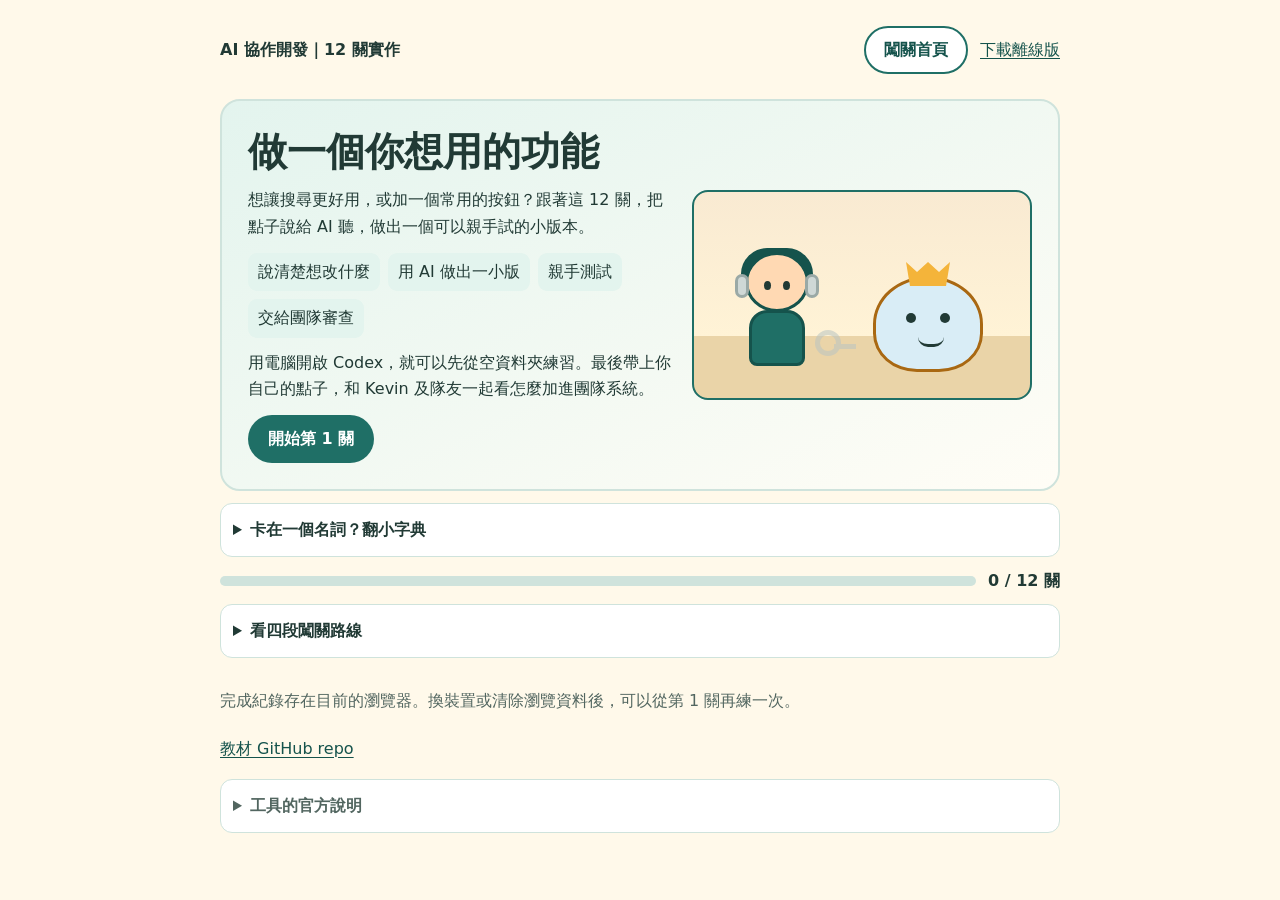
<file: site/index.html>
<!doctype html><html lang="zh-Hant-TW"><head><meta charset="utf-8"><meta name="viewport" content="width=device-width,initial-scale=1"><title>AI 協作開發｜12 關實作</title><style>
:root {
  --sea:#1f6f66; --sea-dark:#15534c; --yolk:#f4b43a; --cream:#fff9ea;
  --ink:#213a35; --muted:#526660; --line:#cfe3dc; --mint:#e3f4ee;
}
* { box-sizing:border-box }
[hidden] { display:none !important }
body { margin:0; background:var(--cream); color:var(--ink); font:16px/1.65 "Noto Sans TC","Microsoft JhengHei",system-ui,sans-serif }
a { color:var(--sea-dark); text-underline-offset:.2em }
button { font:inherit }
:focus-visible { outline:3px solid #0b4fd1; outline-offset:3px }
.wrap { width:min(100%,880px); margin:auto; padding:16px 20px 36px }
.skip { position:absolute; left:12px; top:-120px }
.skip:focus { top:8px; background:white; z-index:1; padding:8px }
.top { display:flex; justify-content:space-between; align-items:center; flex-wrap:wrap; gap:8px 18px; margin-bottom:14px }
.top a, footer a { display:inline-flex; align-items:center; min-height:44px }
h1,h2,h3,p { overflow-wrap:anywhere }
h1,h2,h3 { line-height:1.3; margin:0 0 .6rem }
h1 { font-size:clamp(1.65rem,5vw,2.45rem) }
h2 { font-size:clamp(1.32rem,4vw,1.8rem) }
h3 { font-size:1.08rem }
p { margin:.45em 0 .8em }
.card { border:2px solid var(--line); border-radius:20px; background:#fff; padding:clamp(15px,3vw,26px); margin:12px 0 }
.welcome { display:grid; grid-template-columns:minmax(0,1fr) auto; gap:12px 20px; align-items:center }
.welcome p { max-width:56ch }
.welcome .sprout { transform:scale(1.25); margin-inline:12px }
.tag { display:inline-block; border-radius:99px; background:#ffedbb; padding:3px 11px; font-size:.88rem; font-weight:700; margin-bottom:.55rem }
.btn { min-height:48px; padding:8px 18px; border:2px solid transparent; border-radius:99px; color:#fff; background:var(--sea); font-weight:700; cursor:pointer }
.btn.alt { color:var(--sea-dark); border-color:var(--sea); background:#fff }
.btn.reward-next { background:var(--yolk); color:var(--ink) }
.btn[disabled] { color:var(--sea-dark); background:var(--mint); cursor:default }
.row { display:flex; flex-wrap:wrap; align-items:center; gap:8px 12px; margin:.65em 0 }
.progress-track { min-width:100px; flex:1; height:10px; border-radius:9px; background:var(--line); overflow:hidden }
.progress-track i { display:block; height:100%; width:0; background:var(--sea) }
details { background:#fff; border:1px solid var(--line); border-radius:12px; padding:4px 12px; margin:8px 0 }
summary { cursor:pointer; font-weight:700; min-height:44px; align-content:center }
.map { list-style:none; padding:0; margin:6px 0 12px; display:grid; grid-template-columns:repeat(4,minmax(0,1fr)); gap:8px }
.map button { width:100%; min-height:60px; border:1px solid var(--line); border-radius:12px; background:#fff; color:var(--ink); padding:6px; cursor:pointer; overflow-wrap:anywhere }
.map button span { display:block; font-weight:700; color:var(--sea-dark) }
.map button[aria-current=true] { border:2px solid var(--sea) }
.map button[aria-disabled=true] { border-style:dashed; color:var(--muted); cursor:not-allowed }
.map button[data-done] { background:var(--mint) }
.route-line { display:flex; flex-wrap:wrap; gap:8px; list-style:none; padding:0; margin:12px 0 }
.route-line li { background:var(--mint); padding:6px 10px; border-radius:9px; overflow-wrap:anywhere }
.lesson-goal { background:var(--mint); border-left:5px solid var(--sea); border-radius:9px; padding:10px 12px }
.lesson-boss { margin:14px 0 0; color:var(--sea-dark) }
.instructions { padding-inline-start:1.35em }
.instructions li + li { margin-block-start:.4em }
.prompt { border-block-start:1px solid var(--line); padding-block-start:10px; margin-block:12px }
.prompt strong { flex:1 1 180px }
.feedback,.recovery { color:var(--sea-dark); overflow-wrap:anywhere }
.recovery { background:#fff2cd; border-radius:10px; padding:10px 12px }
pre { white-space:pre-wrap; overflow-wrap:anywhere; padding:12px; background:#f6f3e9; border-radius:10px; max-height:320px; overflow:auto; font:.92rem/1.65 Consolas,"Microsoft JhengHei",monospace }
.result { background:var(--mint); border-left:5px solid var(--sea); border-radius:9px; padding:12px }
.reward { background:#fff2cd; border:1px solid #e9cb7c; border-radius:14px; padding:12px }
.sprout { position:relative; width:72px; height:76px; flex:none }
.sprout .stem { position:absolute; bottom:6px; left:34px; width:5px; height:42px; background:var(--sea-dark); border-radius:4px }
.sprout .leaf { position:absolute; bottom:38px; width:30px; height:20px; background:var(--sea); border-radius:2px 20px 2px 20px }
.sprout .left { left:7px; transform:scaleX(-1) rotate(-12deg) }
.sprout .right { left:37px; transform:rotate(-12deg) }
.sprout .soil { position:absolute; bottom:0; left:12px; width:48px; height:14px; background:var(--yolk); border-radius:50% 50% 0 0 }
.star { position:absolute; left:27px; top:0; color:#955800; font-size:24px; line-height:1 }
@media (prefers-reduced-motion:no-preference) {
  .celebrate .leaf { animation:grow .7s ease-out both }
  .celebrate .star { animation:jump .8s ease-out both }
  @keyframes grow { from { opacity:0; transform:scale(.1) } }
  @keyframes jump { from { opacity:0; transform:translateY(35px) scale(.2) } }
}
footer { color:var(--muted); padding-top:14px }
.sr { position:absolute; width:1px; height:1px; padding:0; margin:-1px; overflow:hidden; clip-path:inset(50%); white-space:nowrap }
@media (max-width:570px) {
  .wrap { padding-inline:14px }
  .welcome { grid-template-columns:1fr }
  .welcome .sprout { display:none }
  .map { grid-template-columns:repeat(3,minmax(0,1fr)) }
}
@media print {
  body { background:white }
  main article[hidden] { display:block !important }
  .progress,.map-panel,.btn,.skip,.top,footer,.reward,.recovery { display:none !important }
  details:not([open]) > :not(summary) { display:block !important }
  pre { max-height:none; overflow:visible }
}
.milestone { position:relative; border:2px solid #e1b745; background:#fff1bd; isolation:isolate }
.recap { margin:12px 0; padding:12px; background:#fffdf5; border-radius:10px }
.fireworks { position:absolute; inset:0; pointer-events:none; overflow:hidden; z-index:-1 }
.fireworks span { position:absolute; color:#b2730a; top:16px; left:calc(15% + var(--i) * 17%); opacity:0; font-size:28px }
@media (prefers-reduced-motion:no-preference) {
  .completion-scene.celebrate .fireworks span { animation:stage-stars 1.15s ease-out both; animation-delay:calc(var(--i) * 55ms) }
  @keyframes stage-stars {
    0% { opacity:0; transform:translateY(38px) scale(.25) }
    32% { opacity:1; transform:translateY(-12px) scale(1.2) }
    100% { opacity:0; transform:translateY(-32px) scale(.8) }
  }
}

.stage{position:relative;height:210px;background:linear-gradient(#cfe9e4,#eaf5f1 70%,#b9d8cf 70%);border-radius:var(--r);overflow:hidden;border:2px solid var(--sea)}
/* 原創角色：領路人小嚮導 */
.hero-c{position:absolute;left:12%;bottom:26px;width:84px;height:120px}
.hero-c .hd{position:absolute;left:10px;top:0;width:64px;height:60px;background:#ffd9b3;border-radius:50%;border:3px solid var(--sea-d)}
.hero-c .hd::before,.hero-c .hd::after{content:"";position:absolute;top:26px;width:7px;height:9px;background:var(--ink);border-radius:50%}.hero-c .hd::before{left:16px}.hero-c .hd::after{right:16px}
.hero-c .hair{position:absolute;left:6px;top:-4px;width:72px;height:30px;background:var(--sea-d);border-radius:40px 40px 6px 6px}
.hero-c .bd{position:absolute;left:14px;top:58px;width:56px;height:56px;background:var(--sea);border-radius:18px 18px 8px 8px;border:3px solid var(--sea-d)}
.ear{position:absolute;top:22px;width:14px;height:24px;border-radius:7px;background:#cfd8d6;border:3px solid #9aa9a6;transition:.3s}.ear.l{left:0}.ear.r{right:0}
.eq-on .ear{background:var(--egg);border-color:#b17c10}
.keyb{position:absolute;right:-22px;top:78px;width:26px;height:26px;border:5px solid #b9c4c2;border-radius:50%;opacity:.55;transition:.3s}.keyb::after{content:"";position:absolute;left:14px;top:9px;width:22px;height:5px;background:inherit;background:#b9c4c2}
.eq-key .keyb{border-color:var(--egg);opacity:1}.eq-key .keyb::after{background:var(--egg)}
/* 友善小魔王：空白怪 */
.boss{position:absolute;right:14%;bottom:26px;width:110px;height:96px;background:#fff;border:3px dashed var(--sea);border-radius:50% 50% 40% 40%;transition:.4s}
.boss::before,.boss::after{content:"";position:absolute;top:34px;width:10px;height:10px;background:var(--ink);border-radius:50%}.boss::before{left:30px}.boss::after{right:30px}
.boss i{position:absolute;left:42px;top:58px;width:26px;height:10px;border-bottom:3px solid var(--ink);border-radius:0 0 20px 20px}
.boss.beat{transform:scale(.55) translateY(40px);opacity:.25;filter:grayscale(1)}
/* Original character art from the approved Claude Code prototype. */
:root { --sea-d:var(--sea-dark); --egg:var(--yolk); --r:16px }
.welcome { grid-template-columns:minmax(0,1.25fr) minmax(260px,1fr); background:linear-gradient(155deg,var(--mint),#fffdf6) }
.game-scene { margin:12px 0; max-width:560px }
.game-scene .boss { background:var(--monster,#fff) }
.game-scene .crown { position:absolute; top:-17px; left:30px; width:44px; height:24px; background:var(--yolk); clip-path:polygon(0 0,25% 42%,50% 0,75% 42%,100% 0,91% 100%,9% 100%) }
.game-scene .boss { --monster:#fff }
.game-scene .boss.leaf-boss { --monster:#e5f6d8 }
.game-scene .boss.pond-boss { --monster:#d9edf6 }
.game-scene .boss.sun-boss { --monster:#ffeed0 }
.game-scene .boss.crowned { border-style:solid; border-color:#a96812 }
.game-scene:has(.boss.crowned) { background:linear-gradient(#f9ead2,#fff3d6 70%,#ead4a8 70%) }
.gear-checks { border:0; padding:0; margin:12px 0 }
.gear-checks legend { font-weight:800 }
.gear-checks label { display:flex; align-items:center; gap:10px; background:#fffaf0; border:1px dashed #aec6bf; border-radius:12px; padding:9px 12px; margin:8px 0; min-height:48px; cursor:pointer }
.gear-checks label:has(:checked) { background:#fff1bd; border-style:solid; border-color:#b7861d }
.gear-checks input { width:20px; height:20px; flex:none; accent-color:var(--sea) }
.equipment section + section { border-top:1px solid var(--line); padding-top:14px }
.map-chapter { margin-block:10px }
.map-chapter .map { grid-template-columns:repeat(3,minmax(0,1fr)) }
.map button[data-big] { background:#fff3d6 }
.map button[data-big][data-done] { border-color:#92600d }
.milestone .recap h3 { color:var(--sea-dark) }
@media (max-width:570px) {
  .welcome { grid-template-columns:1fr }
  .game-scene.stage { height:145px }
  .game-scene .hero-c { left:10%; bottom:12px; transform:scale(.8); transform-origin:left bottom }
  .game-scene .boss { right:12%; bottom:12px; scale:.8; transform-origin:right bottom }
}
@media (prefers-reduced-motion:reduce) { .game-scene * { transition:none !important } }
@media print { .game-scene,.gear-checks { display:none !important } }
.walkthrough-shot { margin:14px 0; padding:12px 0; border-block-start:1px solid var(--line) }
.walkthrough-shot h3 { margin-block-start:0 }
.shot-frame { position:relative; width:min(100%,var(--shot-width)); line-height:0 }
.shot-frame img { display:block; width:100%; height:auto; border:1px solid var(--line); border-radius:8px }
.shot-point {
  position:absolute; display:grid; place-items:center; width:24px; height:24px; transform:translate(-50%,-50%);
  border:2px solid #fff; border-radius:50%; background:var(--sea-dark); color:#fff; font-weight:800; font-size:14px; line-height:1;
}
.shot-source { color:var(--muted); font-size:.9rem }
.shot-source a { display:inline-flex; align-items:center; min-height:44px }
@media print { .walkthrough-shot { break-inside:avoid } }
.lesson-steps { padding-inline-start:1.45em }
.lesson-steps > li { padding-block:8px; margin-block:12px }
.lesson-steps .walkthrough-shot { margin:9px 0 16px; padding:12px; background:#fffdf8; border:1px solid var(--line); border-radius:12px }
.lesson-steps .walkthrough-shot:last-child { margin-bottom:0 }
.lesson-steps figcaption h3 { color:var(--sea-dark) }
.shot-open { display:block; width:min(100%,var(--shot-width)); max-width:100%; min-height:44px; padding:0; border:0; background:none; color:var(--sea-dark); text-align:start; cursor:zoom-in }
.shot-open .shot-frame { display:block; width:100% }
.shot-open-label { display:inline-block; text-decoration:underline; margin-top:4px }
.shot-viewer { width:min(96vw,1040px); max-width:96vw; max-height:94vh; max-height:94dvh; padding:14px; border:1px solid var(--line); border-radius:15px; background:#fcfbf7; color:var(--ink) }
.shot-viewer::backdrop { background:#18302bd9 }
.shot-viewer-header { display:flex; align-items:center; justify-content:space-between; gap:8px 12px }
.shot-viewer-header h2 { font-size:1.15rem; margin:0 }
.shot-viewer-header form { flex:none }
.shot-viewer-canvas { overflow:auto; max-height:73vh; max-height:73dvh }
.shot-viewer-canvas .shot-frame { display:block; width:max(100%,var(--shot-width)); max-width:none }
.shot-viewer-hint { margin:7px 0 0; color:var(--muted) }
@media print { .shot-viewer,.shot-open-label { display:none !important } }
.copy-guide { margin:8px 0 12px; padding:10px 12px 10px 32px; background:#e8f4ef; border-radius:10px }
.copy-guide li + li { margin-top:7px }
.copy-guide strong,.copy-guide span { display:block }
.copy-guide strong { color:var(--sea-dark) }
.copy-guide span { overflow-wrap:anywhere }

.lesson-completion {
  display:grid; gap:10px; scroll-margin-top:8px;
  border:2px solid var(--sea); border-radius:20px; padding:10px;
  background:linear-gradient(155deg,var(--mint),#fffdf6);
}
.lesson-completion > h3 { margin:0 }
.completion-panel { min-width:0 }
.completion-scene.game-scene { width:100%; max-width:none; margin:0 }
.completion-scene .stage-badge {
  position:absolute; top:8px; left:8px; z-index:2; padding:2px 10px;
  border:1px solid var(--sea); border-radius:99px; background:#fff; color:var(--sea-dark);
  font-size:.85rem; font-weight:700; line-height:1.4;
}
.completion-scene .scene-reward { position:absolute; right:16%; bottom:12px; visibility:hidden }
.completion-scene.is-complete .scene-reward { visibility:visible }
.completion-scene .boss.beat { opacity:0; visibility:hidden; transition:transform .45s,opacity .45s,visibility 0s .45s }
.completion-scene:not(.celebrate) .boss { transition:none }
.completion-scene.is-complete .hero-c .bd { background:#2a8a7e; box-shadow:0 0 0 4px #fff1bd }
.completion-scene .fireworks { z-index:1 }
.lesson-completion .recap { margin:0; border:1px solid #e9cb7c }
@media (max-width:699px) { .completion-scene.game-scene.stage { height:145px } }
@media (min-width:700px) {
  .lesson-completion { grid-template-columns:minmax(0,1.05fr) minmax(0,1fr); padding:16px; gap:16px }
  .lesson-completion > h3,.lesson-completion .recap { grid-column:1/-1 }
  .completion-scene .scene-reward { bottom:26px }
}
@media print { .lesson-completion { display:block; border:0 } }
.glossary input { width:100%; min-height:44px; padding:8px 10px; font:inherit; border:1px solid #526660; border-radius:8px }
.glossary label { display:block; font-weight:700 }
.glossary dl { margin:6px 0 }
.glossary [data-term] { border-block-start:1px solid #cfe3dc; padding:10px 0 }
.glossary dt { font-weight:800; color:#15534c }
.glossary dd { margin:4px 0 0; overflow-wrap:anywhere }
.glossary [hidden] { display:none !important }
.term-link { margin:0 0 8px; min-height:44px; border:0; background:transparent; color:#15534c; text-decoration:underline; font:inherit; cursor:pointer }
</style></head><body data-entry=""><a class="skip" href="#main">跳到課程內容</a><div class="wrap"><header class="top"><strong>AI 協作開發｜12 關實作</strong><div class="row"><button class="btn alt" type="button" id="back-home">闖關首頁</button><a href="handbook.html" download>下載離線版</a></div></header><main id="main" tabindex="-1"><section class="card welcome" id="welcome"><div><h1 tabindex="-1">做一個你想用的功能</h1><p>想讓搜尋更好用，或加一個常用的按鈕？跟著這 12 關，把點子說給 AI 聽，做出一個可以親手試的小版本。</p><ol class="route-line"><li>說清楚想改什麼</li><li>用 AI 做出一小版</li><li>親手測試</li><li>交給團隊審查</li></ol><p>用電腦開啟 Codex，就可以先從空資料夾練習。最後帶上你自己的點子，和 Kevin 及隊友一起看怎麼加進團隊系統。</p><button type="button" class="btn" id="start">開始第 1 關</button></div><div class="stage game-scene" aria-hidden="true"><div class="hero-c"><div class="hair"></div><div class="hd"></div><div class="bd"></div><span class="ear l"></span><span class="ear r"></span><span class="keyb"></span></div><div class="boss pond-boss crowned"><i></i><span class="crown"></span></div></div></section><details class="glossary" id="glossary"><summary>卡在一個名詞？翻小字典</summary><p>想到哪個就查哪個。可以打中文，也可以直接貼上看到的英文字。</p><label>查名詞 <input type="search" placeholder="例如 PR、分支、Node.js"></label><button type="button" class="term-link" data-glossary-return hidden>回到剛才的關卡</button><p role="status" data-glossary-status></p><dl><div data-term><dt>AI 助手（Codex／Claude）</dt><dd>可以先把 AI 當成一位搭檔。Codex 可以照你的要求讀程式、試改和跑測試。Claude 可以先畫給你看，也能幫忙找漏掉的地方。<br><strong>舉個例子：</strong>你說「搜尋前後有空白也要找得到」，再親手確認結果。</dd></div><div data-term><dt>專案（Project）</dt><dd>做一個工具需要的程式、資料和說明，放在同一個地方。<br><strong>舉個例子：</strong>第 1 關你自己建的 ai-practice，就是放這次練習檔案的地方。</dd></div><div data-term><dt>Node.js／LTS</dt><dd>這門課要用 Node.js 在你的電腦上跑搜尋練習和檢查。裝好後，Codex 才能幫你跑這份練習的測試，告訴你改完有沒有修好。純聊天、寫工單或看教材時，還用不到它。<br><strong>舉個例子：</strong>搜尋「入門」前後多了空白，本來找不到課程。修好後，請 Codex 用 Node.js 再跑一次，看同一筆輸入能不能找到「程式入門」。下載頁的 LTS 是長期支援版。團隊專案有指定版本時，就照專案說明安裝。</dd></div><div data-term><dt>終端機（Terminal／PowerShell）</dt><dd>可以用打字叫電腦做事的視窗。Windows 的 PowerShell 就是其中一種。<br><strong>舉個例子：</strong>輸入 node --version，是請電腦告訴你裝了哪個版本。</dd></div><div data-term><dt>Git／GitHub</dt><dd>Git 幫你記錄程式改了哪裡。GitHub 是團隊放程式、討論改動和請人審查的網站。<br><strong>舉個例子：</strong>在自己電腦存一筆 Git 紀錄。等對方確認可以送出，再放到 GitHub。</dd></div><div data-term><dt>程式庫（Repository／Repo）</dt><dd>一個專案的檔案和修改紀錄放在一起的地方。<br><strong>舉個例子：</strong>Kevin 傳來的 GitHub 練習專案連結，通常會帶你到 repo。</dd></div><div data-term><dt>工單（Issue）</dt><dd>一張寫清楚想改什麼、怎麼重現和怎樣算做好的工作單。<br><strong>舉個例子：</strong>「貼上前後有空白的『入門』也要找到課程」比「搜尋怪怪的」好懂。</dd></div><div data-term><dt>分支（Branch／main）</dt><dd>分支是從某一版開出來的工作線。團隊常把主要版本叫 main。<br><strong>舉個例子：</strong>把搜尋修改放在這張工單的分支上，團隊可以先看過。</dd></div><div data-term><dt>存一版（Commit）</dt><dd>把這次挑好的改動存成一筆版本紀錄，順便寫一句改了什麼。<br><strong>舉個例子：</strong>例如「讓搜尋忽略前後空白」。之後能找到這次改過哪些檔案。</dd></div><div data-term><dt>送到 GitHub（Push）</dt><dd>把你電腦上的版本紀錄送到 GitHub，讓隊友也看得到。<br><strong>舉個例子：</strong>先確認要送到哪個專案和分支，再依團隊授權送出。</dd></div><div data-term><dt>審查頁（Pull Request／PR／Draft PR）</dt><dd>PR 是給隊友看這批改動的頁面。Draft PR 還在準備中。<br><strong>舉個例子：</strong>你可以放工單、測試結果和畫面，請 IT 幫忙看空查詢的結果。</dd></div><div data-term><dt>合併／部署（Merge／Deploy）</dt><dd>合併是把通過審查的改動接回團隊的版本。部署是把某個版本送到大家實際使用的環境。<br><strong>舉個例子：</strong>團隊把修改合進主版本後，會依流程決定何時讓使用者用到。</dd></div><div data-term><dt>測試／自動檢查（Test／CI）</dt><dd>測試是照一個方法確認結果。CI 可以在 GitHub 自動跑團隊設定的檢查。<br><strong>舉個例子：</strong>先用同一個輸入試兩次。一開始找不到課程，修完後找得到。</dd></div><div data-term><dt>重現／驗收</dt><dd>重現是照相同步驟再看一次問題。驗收是依約好的結果親手試，確認這次做對了。<br><strong>舉個例子：</strong>一開始先搜帶空白的『入門』，修完後再用同一個輸入檢查。</dd></div><div data-term><dt>README</dt><dd>專案附的使用說明，通常會寫怎麼開起來、怎麼試。<br><strong>舉個例子：</strong>關掉練習工具，再照 README 自己打開一次。</dd></div><div data-term><dt>AI 分工（Agent）</dt><dd>把不同工作分給不同的 AI，說清楚各自要看什麼、交什麼、何時停。<br><strong>舉個例子：</strong>Codex 改檔，Claude 只看差異、找漏測的地方，最後由你確認。</dd></div></dl></details><div class="row progress"><div class="progress-track" id="progress" role="progressbar" aria-label="完成關卡數" aria-valuemin="0" aria-valuemax="12" aria-valuenow="0"><i></i></div><b id="count"></b></div><details class="map-panel"><summary>看四段闖關路線</summary><section class="map-chapter"><h3>第一段｜讓 AI 聽懂你</h3><ol class="map"><li><button type="button" data-level="0"><span>1 關</span>打開 Codex，找到練習資料夾</button></li><li><button type="button" data-level="1"><span>2 關</span>把工作方式告訴 Codex</button></li><li><button type="button" data-level="2" data-big><span>3 關 · 大魔王</span>先看一次搜尋為什麼失敗</button></li></ol></section><section class="map-chapter"><h3>第二段｜修好第一個問題</h3><ol class="map"><li><button type="button" data-level="3"><span>4 關</span>寫一張隊友看得懂的工單</button></li><li><button type="button" data-level="4"><span>5 關</span>開一個分支，放心試改</button></li><li><button type="button" data-level="5" data-big><span>6 關 · 大魔王</span>只改一處，看搜尋結果回來</button></li></ol></section><section class="map-chapter"><h3>第三段｜把修改交給隊友</h3><ol class="map"><li><button type="button" data-level="6"><span>7 關</span>自己試一次，再把這一版存好</button></li><li><button type="button" data-level="7"><span>8 關</span>開一張審查草稿</button></li><li><button type="button" data-level="8" data-big><span>9 關 · 大魔王</span>請 IT 幫忙看一個重點</button></li></ol></section><section class="map-chapter"><h3>第四段｜做出自己的小功能</h3><ol class="map"><li><button type="button" data-level="9"><span>10 關</span>先量一次，再決定值不值得改</button></li><li><button type="button" data-level="10"><span>11 關</span>從空資料夾做出一個小工具</button></li><li><button type="button" data-level="11" data-big><span>12 關 · 大魔王</span>把自己的點子加進剛做的工具</button></li></ol></section></details><article class="card" id="setup" data-lesson hidden><span class="tag">第 1 關 / 12 · 開工</span><h2 tabindex="-1">打開 Codex，找到練習資料夾</h2><p class="lesson-goal"><strong>這關要做到</strong>　打開自己的練習資料夾，確認 Codex 沒有開錯地方。</p><p>第 1 關先登入並開啟資料夾。Git 和 Node.js 會在第 3 關用到。</p><p class="lesson-boss"><strong>小魔王 · 迷路怪</strong></p><button type="button" class="term-link" data-glossary-open="Codex">查小字典 · Codex</button><section class="walkthrough"><h3>照這個順序做</h3><p>圖是 OpenAI 的官方練習畫面。你的來源資料夾請選剛建的 ai-practice，按鈕文字會隨版面或語言略有差異。</p><ol class="lesson-steps"><li><p>Windows：在檔案總管的「文件」新增空資料夾 ai-practice。Mac：在 Finder 的「文件」新增同名資料夾。</p></li><li><p>打開 ChatGPT 桌面 App，切到 Codex，按左側「專案」旁的 ＋。</p><figure class="walkthrough-shot"><figcaption><h3>從左邊的「專案＋」開始</h3></figcaption><button type="button" class="shot-open" data-shot-open style="--shot-width:230px" aria-label="放大：從左邊的「專案＋」開始"><span class="shot-frame" style="--shot-width:230px"><img src="./screenshots/codex-project-plus.webp" width="230" height="144" loading="lazy" decoding="async" alt="官方練習畫面的 Codex 側欄，Projects 右邊有一個＋。"><span aria-hidden="true"><span class="shot-point" style="left:74%;top:67%">1</span></span></span><span class="shot-open-label" aria-hidden="true">點圖放大</span></button><ol class="instructions"><li>找到「專案／Projects」，按它右邊的 ＋。</li></ol><p><strong>接著會看到</strong>　會跳出「建立專案／Create project」視窗。</p><p class="shot-source"><a href="https://learn.chatgpt.com/training/codex-lab/index.html?step=project">OpenAI 官方 Codex 練習畫面</a></p></figure><details class="equipment"><summary>還沒登入？看 Codex 設定教學</summary><section><h3>Codex 耳機｜先登入，再打開資料夾</h3><p><strong>為什麼要準備？</strong> 讓 Codex 在正確的地方陪你試。先確認開的是練習資料夾，之後才請它看程式或動手改。</p><p><strong>哪一關會用到？</strong> 第 1 關，第一次打開練習資料夾。</p><ol class="instructions"><li>打開 Codex 桌面 App，用團隊允許的帳號登入。</li><li>切到 Codex，Windows 按 Ctrl + O，Mac 按 Command + O，再選「文件」裡的 ai-practice。</li></ol><p><strong>怎麼知道準備好了？</strong> 你已登入可使用的帳號，Codex 說的資料夾名稱也跟你剛開的一樣。</p><p><a href="https://learn.chatgpt.com/docs/app">桌面 App 官方說明</a></p><p>可以用已登入的 Codex 請它協助。如果目前還登入不了，先從下方官方說明開始，或請 Kevin 帶你開起來。</p><div class="prompt"><div class="row"><strong>請 Codex 帶我準備 Codex（貼給 Codex）</strong><button type="button" class="btn alt" data-copy>複製給 Codex</button></div><p class="feedback" role="status"></p><ol class="copy-guide" hidden><li><strong>貼到這裡</strong><span>如果已經能用 Codex，貼到現在的聊天輸入框。還無法登入時，先照這張裝備卡的官方說明。</span></li><li><strong>看到這個結果</strong><span>你已登入，Codex 能說出你剛建的 ai-practice 資料夾。</span></li><li><strong>回教材接著做</strong><span>回第一關底部勾選兩件裝備，再按「我做到了」。</span></li></ol><details><summary>看完整內容</summary><pre tabindex="0">請一次一步帶我確認 Codex 已登入可使用的帳號，且開的是我剛建立的空資料夾 ai-practice。每一步先說我要按哪裡、會看到什麼，等我回覆再繼續。登入由我自己在官方畫面操作。如果我還打不開 Codex，請指引我看官方桌面 App 說明，或請 Kevin 協助。</pre></details></div></section></details></li><li><p>在建立專案視窗選「本機（Local）」，再按「下一步（Next）」。</p><figure class="walkthrough-shot"><figcaption><h3>選本機，再按下一步</h3></figcaption><button type="button" class="shot-open" data-shot-open style="--shot-width:655px" aria-label="放大：選本機，再按下一步"><span class="shot-frame" style="--shot-width:655px"><img src="./screenshots/codex-project-local.webp" width="655" height="329" loading="lazy" decoding="async" alt="建立專案視窗，Local 已選取，右下角有 Next。"><span aria-hidden="true"><span class="shot-point" style="left:40%;top:41%">1</span><span class="shot-point" style="left:87%;top:92%">2</span></span></span><span class="shot-open-label" aria-hidden="true">點圖放大</span></button><ol class="instructions"><li>選「本機／Local」，這樣 Codex 才能用你電腦上的資料夾。</li><li>按右下角「下一步／Next」。</li></ol><p><strong>接著會看到</strong>　下一頁會出現專案名稱和來源資料夾。</p><p class="shot-source"><a href="https://learn.chatgpt.com/training/codex-lab/index.html?step=project">OpenAI 官方 Codex 練習畫面</a></p></figure></li><li><p>專案名稱填 ai-practice，按「加入資料夾」，選剛建的 ai-practice。</p><figure class="walkthrough-shot"><figcaption><h3>把空的 ai-practice 加進去</h3></figcaption><button type="button" class="shot-open" data-shot-open style="--shot-width:510px" aria-label="放大：把空的 ai-practice 加進去"><span class="shot-frame" style="--shot-width:510px"><img src="./screenshots/codex-project-add-folder.webp" width="510" height="310" loading="lazy" decoding="async" alt="建立專案表單，名稱是 ai-practice，下方有加入來源資料夾的區域。"><span aria-hidden="true"><span class="shot-point" style="left:42%;top:27%">1</span><span class="shot-point" style="left:48%;top:60%">2</span></span></span><span class="shot-open-label" aria-hidden="true">點圖放大</span></button><ol class="instructions"><li>上方專案名稱填 ai-practice。</li><li>按「加入資料夾／Add folders」。視窗跳出後，進到「文件」，選剛建的 ai-practice，再按「選取資料夾」或「開啟」。</li></ol><p><strong>接著會看到</strong>　回到 Codex 後，來源資料夾會多出一筆。</p><p class="shot-source"><a href="https://learn.chatgpt.com/training/codex-lab/index.html?step=project">OpenAI 官方 Codex 練習畫面</a></p></figure></li><li><p>確認「來源資料夾」出現 ai-practice，再按「建立專案」。</p><figure class="walkthrough-shot"><figcaption><h3>核對來源資料夾，再建立專案</h3></figcaption><button type="button" class="shot-open" data-shot-open style="--shot-width:510px" aria-label="放大：核對來源資料夾，再建立專案"><span class="shot-frame" style="--shot-width:510px"><img src="./screenshots/codex-project-source.webp" width="510" height="310" loading="lazy" decoding="async" alt="來源資料夾清單有官方練習使用的 Blossom Bank，右下角是 Create project。"><span aria-hidden="true"><span class="shot-point" style="left:38%;top:54%">1</span><span class="shot-point" style="left:67%;top:90%">2</span></span></span><span class="shot-open-label" aria-hidden="true">點圖放大</span></button><ol class="instructions"><li>看「來源資料夾／Source folders」。圖裡是官方範例 Blossom Bank，你要看到的是 ai-practice。</li><li>確認後按「建立專案／Create project」。</li></ol><p><strong>接著會看到</strong>　左側的「專案」清單會出現 ai-practice。</p><p class="shot-source"><a href="https://learn.chatgpt.com/training/codex-lab/index.html?step=project">OpenAI 官方 Codex 練習畫面</a></p></figure></li><li><p>在左側找到 ai-practice，從這個專案開新聊天。</p><figure class="walkthrough-shot"><figcaption><h3>建立後，在左側找 ai-practice</h3></figcaption><button type="button" class="shot-open" data-shot-open style="--shot-width:210px" aria-label="放大：建立後，在左側找 ai-practice"><span class="shot-frame" style="--shot-width:210px"><img src="./screenshots/codex-project-sidebar.webp" width="210" height="62" loading="lazy" decoding="async" alt="Codex 的 Projects 底下顯示新建的 ai-practice 專案。"><span aria-hidden="true"><span class="shot-point" style="left:61%;top:72%">1</span></span></span><span class="shot-open-label" aria-hidden="true">點圖放大</span></button><ol class="instructions"><li>確認左側顯示 ai-practice。若畫面還在另一個聊天，從 ai-practice 開新聊天。</li></ol><p><strong>接著會看到</strong>　新聊天的輸入框附近會顯示所屬的資料夾。</p><p class="shot-source"><a href="https://learn.chatgpt.com/training/codex-lab/index.html?step=project">OpenAI 官方 Codex 練習畫面</a></p></figure></li><li><p>回到教材按「複製給 Codex」。把指令貼到聊天底部的輸入框，再按送出箭頭。</p><figure class="walkthrough-shot"><figcaption><h3>貼在底下的聊天輸入框</h3></figcaption><button type="button" class="shot-open" data-shot-open style="--shot-width:633px" aria-label="放大：貼在底下的聊天輸入框"><span class="shot-frame" style="--shot-width:633px"><img src="./screenshots/codex-chat-paste.webp" width="633" height="121" loading="lazy" decoding="async" alt="聊天輸入框上方顯示 ai-practice 和 Local，裡面已貼入一句檢查資料夾的訊息，右下有送出箭頭。"><span aria-hidden="true"><span class="shot-point" style="left:18%;top:19%">1</span><span class="shot-point" style="left:53%;top:54%">2</span><span class="shot-point" style="left:91%;top:81%">3</span></span></span><span class="shot-open-label" aria-hidden="true">點圖放大</span></button><ol class="instructions"><li>先看輸入框上方是否顯示 ai-practice。</li><li>把本關複製的文字貼到框裡。</li><li>按右下角的送出箭頭。</li></ol><p><strong>接著會看到</strong>　送出後，等 Codex 回覆目前的資料夾。回覆的路徑末尾應該是 ai-practice。</p><p class="shot-source"><a href="https://learn.chatgpt.com/training/codex-lab/index.html?step=project">OpenAI 官方 Codex 練習畫面</a></p></figure><div class="prompt"><div class="row"><strong>第一句話｜核對資料夾（貼給 Codex）</strong><button type="button" class="btn alt" data-copy>複製給 Codex</button></div><p class="feedback" role="status"></p><ol class="copy-guide" hidden><li><strong>貼到這裡</strong><span>在 Codex 左側的 ai-practice 專案開新聊天，貼到聊天底部的輸入框。</span></li><li><strong>看到這個結果</strong><span>Codex 說的完整路徑，最後一段是 ai-practice。</span></li><li><strong>回教材接著做</strong><span>回第一關底部，勾選耳機和鑰匙，再按「我做到了」。</span></li></ol><details><summary>看完整內容</summary><pre tabindex="0">我在做第 1 關。請只看我現在打開的本機工作資料夾，回覆完整路徑和最後一段的名稱，讓我確認是不是剛開的 ai-practice。若沒有開啟資料夾，請一次教我一步，帶我在 Codex 選擇剛才空的練習資料夾。這一關先不要建立或修改任何檔案。</pre></details></div></li><li><p>Codex 回覆的路徑末尾應是 ai-practice。確認後，回教材勾兩件裝備並按「我做到了」。</p><details><summary>其他指令與範本</summary><div class="prompt"><div class="row"><strong>檢查練習工具（貼給 Codex）</strong><button type="button" class="btn alt" data-copy>複製給 Codex</button></div><p class="feedback" role="status"></p><ol class="copy-guide" hidden><li><strong>貼到這裡</strong><span>ai-practice 專案裡，前面練習的同一個 Codex 聊天。</span></li><li><strong>看到這個結果</strong><span>Codex 回報 Git 和 Node.js 的版本，或告訴你缺哪一個。</span></li><li><strong>回教材接著做</strong><span>缺工具先展開「看準備與安裝教學」。第 1 關核對好資料夾後，就可以勾裝備過關。</span></li></ol><details><summary>看完整內容</summary><pre tabindex="0">請檢查這台電腦的 Git 和 Node.js 能不能用，回報兩個版本號。缺少時告訴我該請誰協助，先不要自行安裝或修改任何設定。</pre></details></div><div class="prompt"><div class="row"><strong>團隊設定卡（給 Kevin 填寫）</strong><button type="button" class="btn alt" data-copy>複製範本</button></div><p class="feedback" role="status"></p><details><summary>看完整內容</summary><pre tabindex="0">第 1–10 關的空資料夾（預設 ai-practice）：
第 11–12 關的空資料夾（預設 my-first-tool）：
GitHub 送審練習的連結（選做）：
遇到問題可以問誰：
正式專案／預設分支：
啟動與檢查方式：
預覽由誰確認：
GitHub 審查人／IT 通知對象及管道：
什麼時候通知 IT：
誰可以合併或部署：
Claude 可使用的資料範圍與共用產品體驗標準位置：</pre></details></div></details></li></ol></section><details><summary>團隊流程與補充</summary><p>設定卡先填前三行就能開始第一堂，其餘欄位在接正式任務前補齊；IT 窗口、通知管道與時機一律以這張卡為準。Git 用來記錄修改，Node.js 用來跑本課程的小測試，版本依專案 README。Git 提交身分使用團隊認可的姓名與電郵。只有需要讓 Codex 從終端操作 GitHub 時才加裝 GitHub CLI，並以官方登入流程登入後核對帳號。Claude Code 等做到複核或設計時，再依團隊允許的帳號、方案與資料範圍安裝。憑證依團隊方式設定，練習一律使用假資料。</p></details><section class="lesson-completion" tabindex="-1" aria-labelledby="completion-setup"><h3 id="completion-setup">這關的完成區</h3><div class="stage game-scene completion-scene" aria-hidden="true"><span class="stage-badge">等你完成這一步</span><div class="hero-c"><div class="hair"></div><div class="hd"></div><div class="bd"></div><span class="ear l"></span><span class="ear r"></span><span class="keyb"></span></div><div class="boss leaf-boss"><i></i></div><div class="scene-reward"><div class="sprout" aria-hidden="true"><i class="stem"></i><i class="leaf left"></i><i class="leaf right"></i><i class="soil"></i></div></div></div><div class="completion-panel"><div class="completion-check"><div class="result"><h3>回教材，確認你做到了</h3><p>你已登入 Codex，它說出的資料夾名稱也跟你剛開的一樣。勾完耳機和鑰匙，關卡才會亮起完成按鈕。</p></div><fieldset class="gear-checks"><legend>把兩件裝備穿上</legend><label><input type="checkbox" data-self-check data-gear="ear">🎧 我已用團隊允許的帳號登入 Codex</label><label><input type="checkbox" data-self-check data-gear="key">🗝️ Codex 說出的練習資料夾名稱對得上</label></fieldset><div class="row"><button type="button" class="btn" data-action="complete">我做到了</button><button type="button" class="btn alt" data-action="help">我還沒做到</button></div><p class="recovery" hidden>找不到「專案＋」？先確認目前是桌面 App 的 Codex 模式。Windows 可以按 Ctrl + O，Mac 按 Command + O，直接選「文件」下的 ai-practice。若結果不對，回到第 1 關第 5 步，核對來源資料夾。</p></div><div class="reward" hidden><h3>你練會了這一步</h3><p>你會確認 Codex 開對了資料夾。</p><button type="button" class="btn reward-next" data-action="next">前往第 2 關</button></div></div></section></article><article class="card" id="codex-standing-prompt" data-lesson hidden><span class="tag">第 2 關 / 12 · 開工</span><h2 tabindex="-1">把工作方式告訴 Codex</h2><p class="lesson-goal"><strong>這關要做到</strong>　讓 Codex 看完現況，等你交代任務再動手。</p><p>延續剛才在 ai-practice 開的聊天。後面的搜尋練習會繼續用這個聊天。</p><p class="lesson-boss"><strong>小魔王 · 搶快怪</strong></p><button type="button" class="term-link" data-glossary-open="AI 助手">查小字典 · AI 助手</button><section class="walkthrough"><h3>照這個順序做</h3><p>用第 1 關同一個聊天。圖片裡是第一關的文字，這次貼第二關的指令。</p><ol class="lesson-steps"><li><p>確認目前開的是練習資料夾。</p></li><li><p>把整段工作指令貼上。</p><figure class="walkthrough-shot"><figcaption><h3>貼在底下的聊天輸入框</h3></figcaption><button type="button" class="shot-open" data-shot-open style="--shot-width:633px" aria-label="放大：貼在底下的聊天輸入框"><span class="shot-frame" style="--shot-width:633px"><img src="./screenshots/codex-chat-paste.webp" width="633" height="121" loading="lazy" decoding="async" alt="聊天輸入框上方顯示 ai-practice 和 Local，裡面已貼入一句檢查資料夾的訊息，右下有送出箭頭。"><span aria-hidden="true"><span class="shot-point" style="left:18%;top:19%">1</span><span class="shot-point" style="left:53%;top:54%">2</span><span class="shot-point" style="left:91%;top:81%">3</span></span></span><span class="shot-open-label" aria-hidden="true">點圖放大</span></button><ol class="instructions"><li>先看輸入框上方是否顯示 ai-practice。</li><li>把本關複製的文字貼到框裡。</li><li>按右下角的送出箭頭。</li></ol><p><strong>接著會看到</strong>　送出後，等 Codex 回覆目前的資料夾。回覆的路徑末尾應該是 ai-practice。</p><p class="shot-source"><a href="https://learn.chatgpt.com/training/codex-lab/index.html?step=project">OpenAI 官方 Codex 練習畫面</a></p></figure><div class="prompt"><div class="row"><strong>常駐工作指令（整段貼給 Codex）</strong><button type="button" class="btn alt" data-copy>複製給 Codex</button></div><p class="feedback" role="status"></p><ol class="copy-guide" hidden><li><strong>貼到這裡</strong><span>ai-practice 專案裡，前面練習的同一個 Codex 聊天。</span></li><li><strong>看到這個結果</strong><span>Codex 回報資料夾與現況，停下來等你的任務。空資料夾還沒有分支也正常。</span></li><li><strong>回教材接著做</strong><span>回本關底部，按「我做到了」。</span></li></ol><details><summary>看完整內容</summary><pre tabindex="0">你是我的 AI 開發搭檔。用繁體中文協作，我負責需求、實際驗收與發布決定，你負責有授權的查找、修改、驗證與交接。

收到這段後，直接開始唯讀健檢。回報目前資料夾、Git remote（遮蔽憑證）、分支、工作區是否有未提交變更、讀到的 AGENTS.md 與 README，以及可用的啟動與驗證指令。若這裡沒有 Git 或專案，指出原因並建議最小下一步。這一步做完就等我指定第一張任務。

收到任務後：
1. 核對專案規則及 Issue。用一句話重述目標，寫下可觀察的驗收條件。需求明確就往下做。遇到會改變需求、權限不足或會覆蓋他人工作時，提出最需要我決定的一個問題。
2. 依專案規則確認 Issue 後，從最新指定基底建立對應分支。正式專案缺 Issue 時先擬草稿，收到建立授權才發到 GitHub。若團隊採工單分支規則，就從最新 origin/main 開 issue/&lt;編號&gt;-&lt;短名稱&gt;，優先使用獨立 worktree。
3. 涉及正式 UI、操作流程或使用者體驗時，先核對已有的確認稿。需要新稿時，準備交接給正確專案的本機 Claude Code，帶入共用產品體驗標準，取得可渲染稿與人員確認，再做正式實作。Claude 與 Codex 依序接手，同一時間只有一個人或工具寫入工作副本。
4. 維持小改動，沿用既有實作。執行與變更相稱的檢查，記下命令、結果、失敗或跳過原因。UI 依實際操作路徑驗收，使用測試或去識別資料。
5. 按授權與專案規則建立本機 commit，只納入本次檔案。回報 Issue、分支、commit、改動摘要、驗收結果和預覽證據。
6. 外部建立 Issue、push、開 PR、設為 Ready、外部通知、merge 與部署，依目前授權及專案規則辦理。沒有授權時只準備草稿。若團隊採預覽確認流程，push／開 PR 前先交預覽並取得對應確認，預設 Draft PR。檢查 PR head、CI、mergeability 及畫面證據，Ready 與通知 IT 依團隊流程。通知前核對對象、管道與內容，缺資料時先備通知稿。
7. 遇到錯誤先查原因並在授權內修復。使用官方登入流程，避免讀出或傳送密鑰及個資。交接時列出可重現證據和還需人員決定的事項。

任務格式：專案／Issue、我想改什麼、如何驗收、這次允許你做到哪一步。若我只提供目標，先查現況並在已授權範圍內推進。</pre></details></div></li><li><p>之後要交代新的任務時，可以複製這個格式作參考。新開聊天時，也可以再貼一次前一步的工作指令。</p><div class="prompt"><div class="row"><strong>之後交代任務的格式（貼給 Codex，先把括號換成你的內容）</strong><button type="button" class="btn alt" data-copy>複製給 Codex</button></div><p class="feedback" role="status"></p><ol class="copy-guide" hidden><li><strong>貼到這裡</strong><span>ai-practice 專案裡，前面練習的同一個 Codex 聊天。</span></li><li><strong>看到這個結果</strong><span>先把括號換成自己的內容。Codex 能用白話重述你要改什麼、做到哪一步。</span></li><li><strong>回教材接著做</strong><span>這是以後可以重用的格式。這關確認 Codex 已收到工作方式後，按「我做到了」。</span></li></ol><details><summary>看完整內容</summary><pre tabindex="0">專案／Issue：【填寫】
我想改什麼：【填寫】
如何驗收：【填寫】
這次允許你做到哪一步：只做到本機 commit 和預覽，外部操作等我指示。</pre></details></div></li></ol></section><details><summary>團隊流程與補充</summary><p>要長期沿用時，取得團隊同意後請 Codex 把共通規則併入專案適用的 AGENTS.md，並保留既有內容；之後開新聊天，驗證它能列出實際讀到的規則。專案名稱、授權範圍與 Issue 仍須逐次核對，不因寫進檔案就視為永久授權。分支、預覽確認與 Draft PR 規則依各專案的約定辦理。</p></details><section class="lesson-completion" tabindex="-1" aria-labelledby="completion-codex-standing-prompt"><h3 id="completion-codex-standing-prompt">這關的完成區</h3><div class="stage game-scene completion-scene" aria-hidden="true"><span class="stage-badge">等你完成這一步</span><div class="hero-c"><div class="hair"></div><div class="hd"></div><div class="bd"></div><span class="ear l"></span><span class="ear r"></span><span class="keyb"></span></div><div class="boss pond-boss"><i></i></div><div class="scene-reward"><div class="sprout" aria-hidden="true"><i class="stem"></i><i class="leaf left"></i><i class="leaf right"></i><i class="soil"></i></div></div></div><div class="completion-panel"><div class="completion-check"><div class="result"><h3>回教材，確認你做到了</h3><p>Codex 說出目前的資料夾，回報現況後停下來等你。空資料夾沒有分支或檔案也正常。</p></div><div class="row"><button type="button" class="btn" data-action="complete">我做到了</button><button type="button" class="btn alt" data-action="help">我還沒做到</button></div><p class="recovery" hidden>如果它直接開始改檔，先停下來，請它只看資料夾和現況。</p></div><div class="reward" hidden><h3>你練會了這一步</h3><p>你會先和 AI 約好怎麼一起工作。</p><button type="button" class="btn reward-next" data-action="next">前往第 3 關</button></div></div></section></article><article class="card" id="offline-search-practice" data-lesson hidden><span class="tag">第 3 關 / 12 · 開工</span><h2 tabindex="-1">先看一次搜尋為什麼失敗</h2><p class="lesson-goal"><strong>這關要做到</strong>　試出一次搜尋失敗，留著這個結果到第 6 關修。</p><p>在 ai-practice 先檢查 Git 和 Node.js，再做搜尋小題。這次看到 1 個失敗是預期結果。</p><p class="lesson-boss"><strong>大魔王 · 空白怪</strong></p><button type="button" class="term-link" data-glossary-open="測試">查小字典 · 測試</button><section class="walkthrough"><h3>照這個順序做</h3><ol class="lesson-steps"><li><p>貼「先檢查練習裝備」。如果 Codex 說缺 Git 或 Node.js，就在這一步展開「缺工具？看 Git 與 Node.js 安裝教學」。</p><figure class="walkthrough-shot"><figcaption><h3>看到兩個版本號，再開始</h3></figcaption><button type="button" class="shot-open" data-shot-open style="--shot-width:680px" aria-label="放大：看到兩個版本號，再開始"><span class="shot-frame" style="--shot-width:680px"><img src="./screenshots/tools-ready.webp" width="680" height="251" loading="lazy" decoding="async" alt="Git 和 Node.js 的實際版本檢查，各有一行版本號。"><span aria-hidden="true"><span class="shot-point" style="left:49%;top:49%">1</span><span class="shot-point" style="left:24%;top:82%">2</span></span></span><span class="shot-open-label" aria-hidden="true">點圖放大</span></button><ol class="instructions"><li>Git 會回覆 git version 和版本號。</li><li>Node.js 會回覆 v 開頭的版本號。</li></ol><p><strong>接著會看到</strong>　你的數字可能和圖不同。只要兩個工具都有回覆，就可以貼下一段指令。</p><p class="shot-source">本機練習實跑輸出節錄</p></figure><details class="equipment"><summary>缺工具？看 Git 與 Node.js 安裝教學</summary><section><h3>Git 工具包｜用來存每次修改</h3><p><strong>為什麼要準備？</strong> Git 像修改紀錄簿。你可以先存一版，再在自己的工作版本試改，之後也找得到改過什麼。</p><p><strong>哪一關會用到？</strong> 第 3 關先存搜尋練習的起始版本，第 5 關開分支時還會用到。</p><ol class="instructions"><li>Windows 到 Git 官網下載安裝程式。公司電腦需要安裝權限時，請 Kevin 或 IT 協助。</li><li>裝完後重新開 PowerShell，輸入 git --version。也可以請 Codex 幫你檢查。</li></ol><p><strong>怎麼知道準備好了？</strong> 看到 git version 和版本號，表示 Git 可以用。第 3 關第一次存版本時，再由 Codex 檢查這份練習的提交姓名。</p><p><a href="https://git-scm.com/install/windows">Git for Windows 官方下載</a></p><p>可以請 Codex 先檢查，再協助安裝 Git 和設定這個練習專案的提交姓名。</p><div class="prompt"><div class="row"><strong>請 Codex 帶我準備 Git（貼給 Codex）</strong><button type="button" class="btn alt" data-copy>複製給 Codex</button></div><p class="feedback" role="status"></p><ol class="copy-guide" hidden><li><strong>貼到這裡</strong><span>ai-practice 專案裡，前面練習的同一個 Codex 聊天。</span></li><li><strong>看到這個結果</strong><span>git --version 回報版本號，Codex 告訴你 Git 可以用了。</span></li><li><strong>回教材接著做</strong><span>在第 3 關，用「先檢查練習裝備」確認兩個工具都能用，再貼「建立練習小題」。</span></li></ol><details><summary>看完整內容</summary><pre tabindex="0">先幫我跑 git --version，確認 Git 能不能用。需要安裝時，請依我的作業系統用 Git 官網建議的方式協助，先說明要做什麼。遇到安裝畫面或需要 IT 權限，請一次帶我做一步。完成後請重新開終端機驗證 git --version。若練習專案缺少提交姓名或電子郵件，請告訴我填在哪裡，並只在我確認後設定這個練習專案。</pre></details></div></section><section><h3>Node.js 電池｜讓 Codex 跑搜尋練習</h3><p><strong>為什麼要準備？</strong> 這門課用 Node.js 跑搜尋練習。Codex 才能拿同一句話測兩次，讓你看到問題修好前後的差別。</p><p><strong>哪一關會用到？</strong> 第 3 關第一次跑搜尋測試，第 6 關修好後再跑一次。</p><ol class="instructions"><li>先問 Kevin 這個專案要用哪一版 Node.js。單純做課堂練習時，可以從 Node.js 官網選 LTS 的 Windows 安裝程式。</li><li>裝完後重新開 PowerShell，輸入 node --version。若還是找不到，重開 Codex 或請 Kevin 一起看。</li></ol><p><strong>怎麼知道準備好了？</strong> 先看到 v 開頭的版本號，表示電腦找得到 Node.js。到了搜尋關，再請 Codex 跑一次測試，就能看到修改前後的結果。</p><p><a href="https://nodejs.org/en/download">Node.js 官方下載</a></p><p>不知道怎麼裝？可以請 Codex 幫忙。公司電腦若需要管理員權限，請 Kevin 或 IT 協助。</p><div class="prompt"><div class="row"><strong>請 Codex 幫我裝 Node.js（貼給 Codex）</strong><button type="button" class="btn alt" data-copy>複製給 Codex</button></div><p class="feedback" role="status"></p><ol class="copy-guide" hidden><li><strong>貼到這裡</strong><span>ai-practice 專案裡，前面練習的同一個 Codex 聊天。</span></li><li><strong>看到這個結果</strong><span>node --version 回報 v 開頭的版本號。</span></li><li><strong>回教材接著做</strong><span>在第 3 關，用「先檢查練習裝備」確認兩個工具都能用，再貼「建立練習小題」。</span></li></ol><details><summary>看完整內容</summary><pre tabindex="0">請先在目前這台電腦檢查 node --version。如果已經裝好，而且版本符合這個專案的說明，直接告訴我結果。如果需要安裝，先幫我確認這個專案要用哪一版。單純做課堂練習、沒有指定版本時，可以用 Node.js 官網的長期支援版（LTS）。請說明打算怎麼裝，再協助我安裝。如果需要我點選安裝畫面或找 IT 開權限，請一次帶我做一步。裝好後請在新開的終端機再跑一次 node --version，把結果用白話告訴我。</pre></details></div></section></details><div class="prompt"><div class="row"><strong>先檢查練習裝備（貼給 Codex）</strong><button type="button" class="btn alt" data-copy>複製給 Codex</button></div><p class="feedback" role="status"></p><ol class="copy-guide" hidden><li><strong>貼到這裡</strong><span>ai-practice 專案裡，前面練習的同一個 Codex 聊天。</span></li><li><strong>看到這個結果</strong><span>Git 與 Node.js 都有回覆版本號。缺工具時，照安裝教學補上再檢查。</span></li><li><strong>回教材接著做</strong><span>回第 3 關第 2 步，按「建立練習小題」下方的「複製給 Codex」。</span></li></ol><details><summary>看完整內容</summary><pre tabindex="0">延續第 1 關在本機打開的 ai-practice。請先回報該資料夾名稱，檢查 git --version 和 node --version，用白話告訴我這關能不能開始。缺少工具時請指出缺哪一個，我會用教材裡該工具的安裝指令。如果是前次做到一半，請先辨認已建立的課程檔案並告訴我目前進度。先不刪改檔案。</pre></details></div></li><li><p>看到兩個版本號後，貼「建立練習小題」。Codex 會在空資料夾放兩筆假資料和測試檔。</p><div class="prompt"><div class="row"><strong>建立練習小題（貼給 Codex）</strong><button type="button" class="btn alt" data-copy>複製給 Codex</button></div><p class="feedback" role="status"></p><ol class="copy-guide" hidden><li><strong>貼到這裡</strong><span>ai-practice 專案裡，前面練習的同一個 Codex 聊天。</span></li><li><strong>看到這個結果</strong><span>看到一個測試通過、一個失敗。前後有空白找不到課程，是這關要看到的結果。</span></li><li><strong>回教材接著做</strong><span>回本關底部，按「我做到了」。</span></li></ol><details><summary>看完整內容</summary><pre tabindex="0">我要做第 3 關的離線練習。請核對目前開的是第 1 關的空 ai-practice，或我明確選的空練習資料夾。用 Git 和 Node.js，不安裝套件、不連遠端。不在其他專案或正式系統裡動手。初始化本機 Git，初始分支 main。若缺提交身分，可只在這個練習專案設為姓名 Course Learner、信箱 learner@example.invalid；保留全機設定。建立 search.cjs，匯出 search(items, query)，用 items.filter(item =&gt; item.includes(query))。建立 search.test.cjs，用 Node 內建測試和兩筆假資料「程式入門」「進階程式」，檢查「入門」和「  入門  」都應找到「程式入門」。跑 node --test search.test.cjs，保留「一般輸入通過，前後有空白的輸入失敗」，只把 search.cjs 提交到 main，測試檔留到第 5 關。工單代號用 LOCAL-1。若已有這一關的檔案，先核對目前進度，沿用可用的成果。不要覆寫先前的修正或其他檔案。完成後用白話回報兩種輸入各找到什麼。</pre></details></div></li><li><p>請它用白話說哪次找得到、哪次找不到。這一關先觀察問題，第 6 關再修。</p><figure class="walkthrough-shot"><figcaption><h3>一個通過、一個失敗</h3></figcaption><button type="button" class="shot-open" data-shot-open style="--shot-width:680px" aria-label="放大：一個通過、一個失敗"><span class="shot-frame" style="--shot-width:680px"><img src="./screenshots/test-before.webp" width="680" height="266" loading="lazy" decoding="async" alt="實測的搜尋輸出：一般輸入通過，前後有空白的輸入失敗，合計通過和失敗各一。"><span aria-hidden="true"><span class="shot-point" style="left:41%;top:46%">1</span><span class="shot-point" style="left:42%;top:59%">2</span></span></span><span class="shot-open-label" aria-hidden="true">點圖放大</span></button><ol class="instructions"><li>ok 1 是一般搜尋成功。</li><li>not ok 2 是帶空白的搜尋失敗。</li></ol><p><strong>接著會看到</strong>　這一關成功重現了問題。到第 6 關再修。</p><p class="shot-source">本機練習實跑輸出節錄</p></figure></li></ol></section><details><summary>團隊流程與補充</summary><p>這堂刻意先留下一個會失敗的測試，讓新人之後能示範「修改前失敗、修改後通過」。不要讓 Codex 在這一課就把它修好。練習不安裝任何套件，只用 Node 內建測試模組。LOCAL-1 是離線練習用的工單代號，正式流程改用實際 Issue 編號。</p></details><section class="lesson-completion" tabindex="-1" aria-labelledby="completion-offline-search-practice"><h3 id="completion-offline-search-practice">這關的完成區</h3><div class="stage game-scene completion-scene" aria-hidden="true"><span class="stage-badge">等你完成這一步</span><div class="hero-c"><div class="hair"></div><div class="hd"></div><div class="bd"></div><span class="ear l"></span><span class="ear r"></span><span class="keyb"></span></div><div class="boss sun-boss crowned"><i></i><span class="crown"></span></div><div class="scene-reward"><div class="sprout" aria-hidden="true"><i class="stem"></i><i class="leaf left"></i><i class="leaf right"></i><i class="soil"></i><span class="star">★</span></div></div><div class="fireworks" aria-hidden="true"><span style="--i:0">★</span><span style="--i:1">✦</span><span style="--i:2">★</span><span style="--i:3">✦</span><span style="--i:4">★</span></div></div><div class="completion-panel"><div class="completion-check"><div class="result"><h3>回教材，確認你做到了</h3><p>Codex 告訴你「入門」找得到「程式入門」，前後有空白時找不到。畫面會有 1 個測試通過、1 個失敗。</p></div><div class="row"><button type="button" class="btn" data-action="complete">我做到了</button><button type="button" class="btn alt" data-action="help">我還沒做到</button></div><p class="recovery" hidden>缺 Git 或 Node.js 的話，先開安裝教學。提示需要 Git 提交姓名時，請 Codex 只在 ai-practice 裡設定練習用姓名，再接著做。</p></div><div class="reward milestone" hidden><h3>大魔王退場！</h3><p>你會讓 AI 把問題做出來，親眼看到它怎麼出錯。</p><button type="button" class="btn reward-next" data-action="next">前往第 4 關</button></div></div><section class="recap" hidden><h3>第一段｜讓 AI 聽懂你</h3><p>打完這一段，你現在可以：</p><ol class="instructions"><li>確認 Codex 開對資料夾</li><li>用一句話交代要看什麼</li><li>讓同一個問題再出現一次</li></ol><p>下次遇到畫面怪怪的，你可以先把操作步驟和看到的結果寫下來。</p></section></section></article><article class="card" id="issue" data-lesson hidden><span class="tag">第 4 關 / 12 · 第一張任務</span><h2 tabindex="-1">寫一張隊友看得懂的工單</h2><p class="lesson-goal"><strong>這關要做到</strong>　寫出一張隊友看完就能照做的工單。</p><p>沿用 ai-practice 的搜尋例子，工單叫 LOCAL-1。先把草稿留在聊天。</p><p class="lesson-boss"><strong>小魔王 · 霧霧怪</strong></p><button type="button" class="term-link" data-glossary-open="Issue">查小字典 · Issue</button><section class="walkthrough"><h3>照這個順序做</h3><ol class="lesson-steps"><li><p>請 Codex 擬工單（Issue）草稿。</p><figure class="walkthrough-shot"><figcaption><h3>工單寫到隊友能照著做</h3></figcaption><button type="button" class="shot-open" data-shot-open style="--shot-width:680px" aria-label="放大：工單寫到隊友能照著做"><span class="shot-frame" style="--shot-width:680px"><img src="./screenshots/issue-draft.webp" width="680" height="234" loading="lazy" decoding="async" alt="LOCAL-1 工單草稿列出重做方式、目前畫面和預期結果。"><span aria-hidden="true"><span class="shot-point" style="left:57%;top:53%">1</span><span class="shot-point" style="left:57%;top:75%">2</span></span></span><span class="shot-open-label" aria-hidden="true">點圖放大</span></button><ol class="instructions"><li>先寫要輸入什麼。</li><li>把實際和預期的結果各寫一行。</li></ol><p><strong>接著會看到</strong>　拿草稿從頭照做一次，就能確認寫得清不清楚。</p><p class="shot-source">依本機練習結果寫成的草稿範例</p></figure><div class="prompt"><div class="row"><strong>擬 Issue 草稿（貼給 Codex）</strong><button type="button" class="btn alt" data-copy>複製給 Codex</button></div><p class="feedback" role="status"></p><ol class="copy-guide" hidden><li><strong>貼到這裡</strong><span>ai-practice 專案裡，前面練習的同一個 Codex 聊天。</span></li><li><strong>看到這個結果</strong><span>工單草稿有 LOCAL-1、怎麼重做，以及修好應看到「程式入門」。</span></li><li><strong>回教材接著做</strong><span>回第 4 關第 2 步，把草稿照做一次。確認看得懂，再按「我做到了」。</span></li></ol><details><summary>看完整內容</summary><pre tabindex="0">請擬一張 Issue。標題「搜尋忽略關鍵字前後空白」。現況：搜尋「  入門  」找不到「程式入門」。驗收：有無前後空白得到同一個結果，其他搜尋行為維持既有規則。列出重現步驟、影響與測試方式。只提供文字草稿，未經我同意不要發到 GitHub。</pre></details></div></li><li><p>把草稿給搭檔看，確認他知道怎麼重現問題。</p></li><li><p>在本機練習用 LOCAL-1。有授權、也確認是練習專案時，才到 GitHub 開工單。</p></li></ol></section><details><summary>團隊流程與補充</summary><p>好的 Issue 有三樣：可重現的步驟、可觀察的驗收條件、不在範圍內的事。建立 Issue 屬於外部操作，沒有授權時只備草稿。可以用 Issue 編號替 Codex 聊天命名，之後容易找回。</p></details><section class="lesson-completion" tabindex="-1" aria-labelledby="completion-issue"><h3 id="completion-issue">這關的完成區</h3><div class="stage game-scene completion-scene" aria-hidden="true"><span class="stage-badge">等你完成這一步</span><div class="hero-c"><div class="hair"></div><div class="hd"></div><div class="bd"></div><span class="ear l"></span><span class="ear r"></span><span class="keyb"></span></div><div class="boss leaf-boss"><i></i></div><div class="scene-reward"><div class="sprout" aria-hidden="true"><i class="stem"></i><i class="leaf left"></i><i class="leaf right"></i><i class="soil"></i></div></div></div><div class="completion-panel"><div class="completion-check"><div class="result"><h3>回教材，確認你做到了</h3><p>草稿寫出怎麼重做，也寫出「入門」前後有空白時應該找到什麼。可以自己照草稿試一遍，或請搭檔看一眼。</p></div><div class="row"><button type="button" class="btn" data-action="complete">我做到了</button><button type="button" class="btn alt" data-action="help">我還沒做到</button></div><p class="recovery" hidden>把「怪怪的」換成你實際輸入的文字和看到的畫面，再請 Codex 改寫。</p></div><div class="reward" hidden><h3>你練會了這一步</h3><p>你會把想法寫成隊友可以接手的工單。</p><button type="button" class="btn reward-next" data-action="next">前往第 5 關</button></div></div></section></article><article class="card" id="branch" data-lesson hidden><span class="tag">第 5 關 / 12 · 第一張任務</span><h2 tabindex="-1">開一個分支，放心試改</h2><p class="lesson-goal"><strong>這關要做到</strong>　開自己的工作分支，先保留原本版本。</p><p>沿用 ai-practice 和工單 LOCAL-1。建立分支後，確認測試檔還在。</p><p class="lesson-boss"><strong>小魔王 · 手滑怪</strong></p><button type="button" class="term-link" data-glossary-open="Branch">查小字典 · Branch</button><section class="walkthrough"><h3>照這個順序做</h3><ol class="lesson-steps"><li><p>貼建立分支的指令。</p><div class="prompt"><div class="row"><strong>建立分支（貼給 Codex）</strong><button type="button" class="btn alt" data-copy>複製給 Codex</button></div><p class="feedback" role="status"></p><ol class="copy-guide" hidden><li><strong>貼到這裡</strong><span>ai-practice 專案裡，前面練習的同一個 Codex 聊天。</span></li><li><strong>看到這個結果</strong><span>目前分支是 issue/local-1-trim-query，原本的測試檔也還在。</span></li><li><strong>回教材接著做</strong><span>回第 5 關核對第 2 步的圖片及第 3 步需要保留的檔案。都對上後按「我做到了」。</span></li></ol><details><summary>看完整內容</summary><pre tabindex="0">延續 ai-practice 的 LOCAL-1。請先核對工作資料夾、Git 目前的分支，以及第 3 關的 search.cjs 和尚未提交的 search.test.cjs。從本機 main 建立並切到 issue/local-1-trim-query，保留測試檔。如果這個分支已經存在，先確認是這份練習留下的再沿用。遇到其他人的檔案或資料夾對不上時，先說明現況。完成後用一句白話告訴我現在在哪個分支，以及測試檔是否還在。</pre></details></div></li><li><p>請 Codex 指給你看目前在哪一個分支。</p><figure class="walkthrough-shot"><figcaption><h3>核對自己在哪條分支</h3></figcaption><button type="button" class="shot-open" data-shot-open style="--shot-width:680px" aria-label="放大：核對自己在哪條分支"><span class="shot-frame" style="--shot-width:680px"><img src="./screenshots/git-branch.webp" width="680" height="251" loading="lazy" decoding="async" alt="實跑輸出顯示目前分支是 issue/local-1-trim-query，未存進版本的測試檔仍在。"><span aria-hidden="true"><span class="shot-point" style="left:54%;top:49%">1</span><span class="shot-point" style="left:45%;top:83%">2</span></span></span><span class="shot-open-label" aria-hidden="true">點圖放大</span></button><ol class="instructions"><li>看第一段回報的分支名稱。</li><li>下面出現 search.test.cjs，代表測試檔還在。</li></ol><p><strong>接著會看到</strong>　名稱和圖裡相同，才接著在這個分支修搜尋。</p><p class="shot-source">本機練習實跑輸出節錄</p></figure></li><li><p>看一下離線練習留下的測試檔還在不在。</p></li></ol></section><details><summary>團隊流程與補充</summary><p>團隊規則示例：分支命名 issue/&lt;Issue 編號&gt;-&lt;短名稱&gt;，從 fetch 後的最新 origin/main 建立，優先使用獨立 worktree，避免和他人的修改混在同一個工作副本。工作區若有不屬於本次任務的修改，先問清楚是誰的，不要讓 Codex 自行還原或覆蓋。</p></details><section class="lesson-completion" tabindex="-1" aria-labelledby="completion-branch"><h3 id="completion-branch">這關的完成區</h3><div class="stage game-scene completion-scene" aria-hidden="true"><span class="stage-badge">等你完成這一步</span><div class="hero-c"><div class="hair"></div><div class="hd"></div><div class="bd"></div><span class="ear l"></span><span class="ear r"></span><span class="keyb"></span></div><div class="boss pond-boss"><i></i></div><div class="scene-reward"><div class="sprout" aria-hidden="true"><i class="stem"></i><i class="leaf left"></i><i class="leaf right"></i><i class="soil"></i></div></div></div><div class="completion-panel"><div class="completion-check"><div class="result"><h3>回教材，確認你做到了</h3><p>在本機練習時，目前分支是 issue/local-1-trim-query，先前的測試檔也還在。正式專案以團隊約定為準。</p></div><div class="row"><button type="button" class="btn" data-action="complete">我做到了</button><button type="button" class="btn alt" data-action="help">我還沒做到</button></div><p class="recovery" hidden>如果分支名稱不對或測試檔不見了，先別動程式，請 Codex 說明現在在哪裡。</p></div><div class="reward" hidden><h3>你練會了這一步</h3><p>你會在自己的分支上修改，讓其他人保留原本的版本。</p><button type="button" class="btn reward-next" data-action="next">前往第 6 關</button></div></div></section></article><article class="card" id="change-and-fix-bug" data-lesson hidden><span class="tag">第 6 關 / 12 · 第一張任務</span><h2 tabindex="-1">只改一處，看搜尋結果回來</h2><p class="lesson-goal"><strong>這關要做到</strong>　讓前後有空白的「入門」也搜尋得到課程。</p><p>在第 5 關的分支重跑原本的測試。先看哪一項失敗，修完再跑同一個測試。</p><p class="lesson-boss"><strong>大魔王 · 空白怪・再戰</strong></p><button type="button" class="term-link" data-glossary-open="重現">查小字典 · 重現</button><section class="walkthrough"><h3>照這個順序做</h3><ol class="lesson-steps"><li><p>先貼「先重現失敗」，確認只有帶空白的搜尋找不到。</p><figure class="walkthrough-shot"><figcaption><h3>一個通過、一個失敗</h3></figcaption><button type="button" class="shot-open" data-shot-open style="--shot-width:680px" aria-label="放大：一個通過、一個失敗"><span class="shot-frame" style="--shot-width:680px"><img src="./screenshots/test-before.webp" width="680" height="266" loading="lazy" decoding="async" alt="實測的搜尋輸出：一般輸入通過，前後有空白的輸入失敗，合計通過和失敗各一。"><span aria-hidden="true"><span class="shot-point" style="left:41%;top:46%">1</span><span class="shot-point" style="left:42%;top:59%">2</span></span></span><span class="shot-open-label" aria-hidden="true">點圖放大</span></button><ol class="instructions"><li>ok 1 是一般搜尋成功。</li><li>not ok 2 是帶空白的搜尋失敗。</li></ol><p><strong>接著會看到</strong>　這一關成功重現了問題。到第 6 關再修。</p><p class="shot-source">本機練習實跑輸出節錄</p></figure><div class="prompt"><div class="row"><strong>先重現失敗（貼給 Codex）</strong><button type="button" class="btn alt" data-copy>複製給 Codex</button></div><p class="feedback" role="status"></p><ol class="copy-guide" hidden><li><strong>貼到這裡</strong><span>ai-practice 專案裡，前面練習的同一個 Codex 聊天。</span></li><li><strong>看到這個結果</strong><span>帶空白的搜尋仍失敗，一般搜尋則通過。</span></li><li><strong>回教材接著做</strong><span>回第 6 關第 2 步，按「最小修改」下方的「複製給 Codex」。</span></li></ol><details><summary>看完整內容</summary><pre tabindex="0">請執行 node --test search.test.cjs，用白話告訴我哪一項失敗、為什麼失敗。先不要修改任何檔案。</pre></details></div></li><li><p>接著貼「最小修改」。請 Codex 用同樣的兩個輸入再試。</p><figure class="walkthrough-shot"><figcaption><h3>用原本的測試再跑一次</h3></figcaption><button type="button" class="shot-open" data-shot-open style="--shot-width:680px" aria-label="放大：用原本的測試再跑一次"><span class="shot-frame" style="--shot-width:680px"><img src="./screenshots/test-after.webp" width="680" height="266" loading="lazy" decoding="async" alt="實跑輸出顯示一般搜尋與前後帶空白的搜尋都通過，失敗數是零。"><span aria-hidden="true"><span class="shot-point" style="left:42%;top:60%">1</span><span class="shot-point" style="left:28%;top:83%">2</span></span></span><span class="shot-open-label" aria-hidden="true">點圖放大</span></button><ol class="instructions"><li>前後有空白這一項也變成 ok。</li><li>最下面的 fail 是 0。</li></ol><p><strong>接著會看到</strong>　兩種輸入應該都找得到同一門課。</p><p class="shot-source">本機練習實跑輸出節錄</p></figure><div class="prompt"><div class="row"><strong>最小修改（貼給 Codex）</strong><button type="button" class="btn alt" data-copy>複製給 Codex</button></div><p class="feedback" role="status"></p><ol class="copy-guide" hidden><li><strong>貼到這裡</strong><span>ai-practice 專案裡，前面練習的同一個 Codex 聊天。</span></li><li><strong>看到這個結果</strong><span>一般搜尋和前後有空白的搜尋都通過。</span></li><li><strong>回教材接著做</strong><span>回本關底部，按「我做到了」。</span></li></ol><details><summary>看完整內容</summary><pre tabindex="0">只在搜尋比對前處理 query 的前後空白。先檢查既有規則，尤其是空查詢，行為要維持不變。改完執行 node --test search.test.cjs，回報改了哪幾行，以及修改前失敗、修改後通過的測試輸出。不要為了通過而修改測試的預期結果。</pre></details></div><details><summary>其他指令與範本</summary><div class="prompt"><div class="row"><strong>卡住時（貼給 Codex）</strong><button type="button" class="btn alt" data-copy>複製給 Codex</button></div><p class="feedback" role="status"></p><ol class="copy-guide" hidden><li><strong>貼到這裡</strong><span>ai-practice 專案裡，前面練習的同一個 Codex 聊天。</span></li><li><strong>看到這個結果</strong><span>Codex 說清楚失敗原因，重跑後兩項都通過。</span></li><li><strong>回教材接著做</strong><span>兩項都過才按「我做到了」。還沒修好時，可以再看本關的提示。</span></li></ol><details><summary>看完整內容</summary><pre tabindex="0">測試還是失敗。請先找出原因再修，不要為了通過而改測試的預期結果，也不要擴大修改範圍。回報原因、修法和重跑後的結果。</pre></details></div></details></li></ol></section><details><summary>團隊流程與補充</summary><p>保留「搜尋失敗到通過」的完整過程，是這門課最重要的證據。需要第二雙眼睛時，到「Agent 分工」請本機 Claude 做唯讀複核，發現交回 Codex 查證。若任務擴大成正式畫面或操作流程的變更（例如重做搜尋介面），實作前先走支線：由本機 Claude 產出實際可渲染的設計稿，負責人打開稿件走一遍並確認，Codex 才接手實作，完成後逐項對稿。已有確認稿時，核對涵蓋範圍即可，不必重畫。</p></details><section class="lesson-completion" tabindex="-1" aria-labelledby="completion-change-and-fix-bug"><h3 id="completion-change-and-fix-bug">這關的完成區</h3><div class="stage game-scene completion-scene" aria-hidden="true"><span class="stage-badge">等你完成這一步</span><div class="hero-c"><div class="hair"></div><div class="hd"></div><div class="bd"></div><span class="ear l"></span><span class="ear r"></span><span class="keyb"></span></div><div class="boss sun-boss crowned"><i></i><span class="crown"></span></div><div class="scene-reward"><div class="sprout" aria-hidden="true"><i class="stem"></i><i class="leaf left"></i><i class="leaf right"></i><i class="soil"></i><span class="star">★</span></div></div><div class="fireworks" aria-hidden="true"><span style="--i:0">★</span><span style="--i:1">✦</span><span style="--i:2">★</span><span style="--i:3">✦</span><span style="--i:4">★</span></div></div><div class="completion-panel"><div class="completion-check"><div class="result"><h3>回教材，確認你做到了</h3><p>同一個帶空白的輸入，修改前測試失敗，修改後通過。一般搜尋也仍然通過。</p></div><div class="row"><button type="button" class="btn" data-action="complete">我做到了</button><button type="button" class="btn alt" data-action="help">我還沒做到</button></div><p class="recovery" hidden>結果還是對不上？貼「卡住時」，請 Codex 找出是哪項測試沒過。</p></div><div class="reward milestone" hidden><h3>大魔王退場！</h3><p>你會用 AI 修一個小問題，並用測試確認有修到。</p><button type="button" class="btn reward-next" data-action="next">前往第 7 關</button></div></div><section class="recap" hidden><h3>第二段｜修好第一個問題</h3><p>打完這一段，你現在可以：</p><ol class="instructions"><li>寫一張隊友看得懂的工單</li><li>在自己的分支試改</li><li>用同一個輸入確認問題真的修好了</li></ol><p>你可以接一張小工單，用 AI 改一處，再自己試一次。</p></section></section></article><article class="card" id="verify-and-commit" data-lesson hidden><span class="tag">第 7 關 / 12 · 第一張任務</span><h2 tabindex="-1">自己試一次，再把這一版存好</h2><p class="lesson-goal"><strong>這關要做到</strong>　確認兩種搜尋都找到課程，再留下一筆版本紀錄。</p><p>這一題的搜尋還沒有網頁。請 Codex 跑兩種輸入，你核對回覆後再存一版。</p><p class="lesson-boss"><strong>小魔王 · 忘記怪</strong></p><button type="button" class="term-link" data-glossary-open="Commit">查小字典 · Commit</button><section class="walkthrough"><h3>照這個順序做</h3><ol class="lesson-steps"><li><p>讓 Codex 用「入門」和前後有空白的「入門」各找一次。</p></li><li><p>看到兩次都找到同一門課後，請 Codex 存好這次修改，告訴你改了哪些檔案。</p><figure class="walkthrough-shot"><figcaption><h3>存好後，找得到這一版</h3></figcaption><button type="button" class="shot-open" data-shot-open style="--shot-width:680px" aria-label="放大：存好後，找得到這一版"><span class="shot-frame" style="--shot-width:680px"><img src="./screenshots/git-commit.webp" width="680" height="283" loading="lazy" decoding="async" alt="本機 Git 上一筆版本紀錄有短代號，下方列出 search.cjs 和 search.test.cjs。"><span aria-hidden="true"><span class="shot-point" style="left:67%;top:43%">1</span><span class="shot-point" style="left:40%;top:81%">2</span></span></span><span class="shot-open-label" aria-hidden="true">點圖放大</span></button><ol class="instructions"><li>這一行開頭是版本代號。</li><li>下面是這一版包含的檔案。</li></ol><p><strong>接著會看到</strong>　把版本代號和測試結果留在聊天，下一關會用到。</p><p class="shot-source">本機練習實跑輸出節錄</p></figure><div class="prompt"><div class="row"><strong>驗證並存檔（貼給 Codex）</strong><button type="button" class="btn alt" data-copy>複製給 Codex</button></div><p class="feedback" role="status"></p><ol class="copy-guide" hidden><li><strong>貼到這裡</strong><span>ai-practice 專案裡，前面練習的同一個 Codex 聊天。</span></li><li><strong>看到這個結果</strong><span>兩種輸入都找到「程式入門」，Codex 也回報存下的版本和檔案。</span></li><li><strong>回教材接著做</strong><span>回本關底部，按「我做到了」。</span></li></ol><details><summary>看完整內容</summary><pre tabindex="0">延續 ai-practice 的 LOCAL-1。請幫我親手複驗的這一步：用假課程「程式入門」「進階程式」，把「入門」和「  入門  」分別送進 search.cjs 的搜尋函式，列出各自找到什麼。再跑 node --test search.test.cjs。兩次都找到「程式入門」且測試通過時，只將本題修改存成一筆本機 Git 紀錄。回報分支、版本、包含哪些檔案、以及可以重做這兩個檢查的方法。後續外部操作等我指示。</pre></details></div></li></ol></section><details><summary>團隊流程與補充</summary><p>有介面時，用桌機和手機實際操作，留下看得到的畫面或影片。在採用此流程的專案，依變更範圍核對 lint、type-check、build、routing smoke 與實際操作，並把預覽連結或畫面、變更摘要、結果與未驗項目交給負責人。檢查沒跑就寫沒跑，不要寫成通過。</p></details><section class="lesson-completion" tabindex="-1" aria-labelledby="completion-verify-and-commit"><h3 id="completion-verify-and-commit">這關的完成區</h3><div class="stage game-scene completion-scene" aria-hidden="true"><span class="stage-badge">等你完成這一步</span><div class="hero-c"><div class="hair"></div><div class="hd"></div><div class="bd"></div><span class="ear l"></span><span class="ear r"></span><span class="keyb"></span></div><div class="boss leaf-boss"><i></i></div><div class="scene-reward"><div class="sprout" aria-hidden="true"><i class="stem"></i><i class="leaf left"></i><i class="leaf right"></i><i class="soil"></i></div></div></div><div class="completion-panel"><div class="completion-check"><div class="result"><h3>回教材，確認你做到了</h3><p>兩種輸入都找到「程式入門」，Codex 也說出這次存下的版本和檔案。</p></div><div class="row"><button type="button" class="btn" data-action="complete">我做到了</button><button type="button" class="btn alt" data-action="help">我還沒做到</button></div><p class="recovery" hidden>還有測試沒做或結果不確定？先把它列出來，請 Codex 告訴你下一步怎麼驗。</p></div><div class="reward" hidden><h3>你練會了這一步</h3><p>你會留下隊友可以重做的驗證紀錄。</p><button type="button" class="btn reward-next" data-action="next">前往第 8 關</button></div></div></section></article><article class="card" id="draft-pr" data-lesson hidden><span class="tag">第 8 關 / 12 · 送審</span><h2 tabindex="-1">開一張審查草稿</h2><p class="lesson-goal"><strong>這關要做到</strong>　把改動和測試整理成一份看得懂的審查草稿。</p><p>只寫本機草稿就能過關。要練真的送出時，再使用 Kevin 提供的練習專案和授權。</p><p class="lesson-boss"><strong>小魔王 · 亂麻怪</strong></p><button type="button" class="term-link" data-glossary-open="PR">查小字典 · PR</button><section class="walkthrough"><h3>照這個順序做</h3><ol class="lesson-steps"><li><p>請 Codex 用 LOCAL-1 和第 7 關的版本寫草稿。只做本機練習，到這一步就可以確認完成。</p><figure class="walkthrough-shot"><figcaption><h3>先在聊天裡整理審查草稿</h3></figcaption><button type="button" class="shot-open" data-shot-open style="--shot-width:680px" aria-label="放大：先在聊天裡整理審查草稿"><span class="shot-frame" style="--shot-width:680px"><img src="./screenshots/pr-draft.webp" width="680" height="234" loading="lazy" decoding="async" alt="LOCAL-1 審查草稿含版本、測試結果與尚未建立 GitHub 工單或審查頁的狀態。"><span aria-hidden="true"><span class="shot-point" style="left:59%;top:66%">1</span><span class="shot-point" style="left:63%;top:80%">2</span></span></span><span class="shot-open-label" aria-hidden="true">點圖放大</span></button><ol class="instructions"><li>寫清楚你拿哪兩種輸入測過。</li><li>本機練習，狀態寫「尚未建立」，網址留待補。</li></ol><p><strong>接著會看到</strong>　草稿有改動、測試結果和狀態，就可以交給搭檔看。</p><p class="shot-source">依本機練習結果寫成的草稿範例</p></figure><div class="prompt"><div class="row"><strong>備 PR 草稿，不對外（貼給 Codex）</strong><button type="button" class="btn alt" data-copy>複製給 Codex</button></div><p class="feedback" role="status"></p><ol class="copy-guide" hidden><li><strong>貼到這裡</strong><span>ai-practice 專案裡，前面練習的同一個 Codex 聊天。</span></li><li><strong>看到這個結果</strong><span>草稿說清楚改了什麼、測了什麼。只做本機時，會寫明尚未建立 GitHub 工單和審查頁。</span></li><li><strong>回教材接著做</strong><span>只做本機草稿就可以按「我做到了」。若已獲授權練真的送出，接著看第 2 步。</span></li></ol><details><summary>看完整內容</summary><pre tabindex="0">延續 ai-practice 的 LOCAL-1，請用剛才存下的版本和測試結果擬一張 Draft PR 草稿。用白話寫：改了什麼、用哪兩種輸入測過、結果如何、還有哪裡希望隊友幫忙確認。這是本機練習時，寫「LOCAL-1／尚未建立 GitHub 工單與審查頁」，沒有真實網址或線上檢查結果的地方就留待補。只輸出草稿，不要送到 GitHub。</pre></details></div></li><li><p>有授權才做這一步。先請 Kevin 核對練習專案連結、分支和預覽，再登入 GitHub，使用這一步的送出指令。</p><figure class="walkthrough-shot"><figcaption><h3>有授權才用 GitHub 的送審入口</h3></figcaption><button type="button" class="shot-open" data-shot-open style="--shot-width:428px" aria-label="放大：有授權才用 GitHub 的送審入口"><span class="shot-frame" style="--shot-width:428px"><img src="./screenshots/github-compare.webp" width="428" height="111" loading="lazy" decoding="async" alt="GitHub 官方截圖的黃色提示列，右側是 Compare &amp; pull request 按鈕。"><span aria-hidden="true"><span class="shot-point" style="left:12%;top:49%">1</span></span></span><span class="shot-open-label" aria-hidden="true">點圖放大</span></button><ol class="instructions"><li>在授權的練習專案推送後，若看到提示列，按 Compare &amp; pull request。</li></ol><p><strong>接著會看到</strong>　會開啟比較分支的頁面。先核對來源和目標分支、貼上草稿，再依團隊約定選擇建立 Draft PR。</p><p class="shot-source"><a href="https://docs.github.com/en/pull-requests/how-tos/create-pull-requests/creating-a-pull-request">GitHub 官方操作畫面</a></p></figure><details class="equipment"><summary>要練送出？看 GitHub 註冊與登入</summary><section><h3>GitHub 通行證｜走到送審再用</h3><p><strong>為什麼要準備？</strong> GitHub 是團隊放程式和討論修改的地方。你想把修改交給隊友看時，會在這裡開一張審查草稿。</p><p><strong>哪一關會用到？</strong> 第 8 關要練真的把草稿送到 GitHub 時才需要。只在本機寫草稿，也能完成這關。</p><ol class="instructions"><li>已有團隊帳號就直接登入。需要新帳號時，到 GitHub 註冊，並到信箱完成驗證。公司提供的受管理帳號，依公司流程辦理。</li><li>接受組織或練習專案的邀請，再打開 Kevin 給你的連結。可以看專案後，請 Kevin 核對你是否能開工單、推分支和開 PR。</li></ol><p><strong>怎麼知道準備好了？</strong> 你用自己的帳號開得了練習專案。能開啟連結和能送出修改是兩件事，送出前還要確認權限。</p><p><a href="https://docs.github.com/en/account-and-profile/how-tos/account-management/creating-an-account-on-github">GitHub 帳號註冊說明</a></p><p>Codex 可以帶你註冊、登入、確認邀請和找練習專案。帳號資料與驗證由你在 GitHub 畫面上自己操作。</p><div class="prompt"><div class="row"><strong>請 Codex 帶我準備 GitHub（貼給 Codex）</strong><button type="button" class="btn alt" data-copy>複製給 Codex</button></div><p class="feedback" role="status"></p><ol class="copy-guide" hidden><li><strong>貼到這裡</strong><span>貼到正在寫第 8 關審查草稿的 Codex 聊天。登入或輸入驗證碼時到 GitHub 官方畫面。</span></li><li><strong>看到這個結果</strong><span>你能用自己的帳號打開 Kevin 提供的練習專案，並確認團隊授權。</span></li><li><strong>回教材接著做</strong><span>回第 8 關。只寫本機草稿可按「我做到了」；真的要送出才用第 2 步。</span></li></ol><details><summary>看完整內容</summary><pre tabindex="0">請用一個步驟一句話，帶我準備 GitHub 帳號。先問我是否已有團隊提供的帳號。有帳號就指引我登入，沒有就指引我到 GitHub 官方註冊頁並驗證信箱。每一步等我描述看到的畫面再繼續。密碼、驗證碼或復原碼由我在 GitHub 頁面自行輸入。接著帶我接受團隊邀請、打開 Kevin 給的練習專案，並說明哪些寫入權限需要 Kevin 或 IT 確認。這一步只確認準備情況。</pre></details></div></section></details><details><summary>其他指令與範本</summary><div class="prompt"><div class="row"><strong>取得授權後再貼｜先填專案網址和分支（貼給 Codex）</strong><button type="button" class="btn alt" data-copy>複製給 Codex</button></div><p class="feedback" role="status"></p><ol class="copy-guide" hidden><li><strong>貼到這裡</strong><span>先填實際網址和分支，貼到有權限的 GitHub 練習專案所屬的 Codex 聊天。</span></li><li><strong>看到這個結果</strong><span>Codex 回報真正的 Draft PR 連結。打開後能核對分支、版本和測試。</span></li><li><strong>回教材接著做</strong><span>確認過再按「我做到了」。缺連結或授權時，回到第 1 步的本機草稿即可。</span></li></ol><details><summary>看完整內容</summary><pre tabindex="0">負責人已確認預覽，我授權在【填入練習專案網址】推送【填入分支】並建立 Draft PR。先核對目前的 GitHub 專案、分支、工單與確認過的 PR 內容。欄位沒填或資料對不上時停下來，告訴我哪裡不一致。完成後回報 PR 連結、目標分支、最新提交、檢查狀態、是否可合併，以及 PR 上的相關證據能不能打開。還在計算的項目標示待確認。</pre></details></div><div class="prompt"><div class="row"><strong>PR 內文範本</strong><button type="button" class="btn alt" data-copy>複製範本</button></div><p class="feedback" role="status"></p><details><summary>看完整內容</summary><pre tabindex="0">關聯 Issue：Refs #&lt;實際編號&gt;
改了什麼：
使用者影響：
驗證結果與未驗項目：
驗收畫面與證據：逐項列出驗收條件、證據與對應提交
希望 Reviewer 幫忙確認：</pre></details></div></details></li></ol></section><details><summary>團隊流程與補充</summary><p>團隊規則示例：push 與開 PR 前先交預覽並取得對應確認，預設 Draft PR，標題用 [issue/&lt;編號&gt;] &lt;摘要&gt;。是否可合併仍在計算時標待確認；有衝突先處理再重新驗證。合併後應結束工單時，依專案規則使用 Closes #&lt;編號&gt;，否則用 Refs。也可以用瀏覽器在 Pull requests 頁手動建立，重點是選對 base 與 compare。</p></details><section class="lesson-completion" tabindex="-1" aria-labelledby="completion-draft-pr"><h3 id="completion-draft-pr">這關的完成區</h3><div class="stage game-scene completion-scene" aria-hidden="true"><span class="stage-badge">等你完成這一步</span><div class="hero-c"><div class="hair"></div><div class="hd"></div><div class="bd"></div><span class="ear l"></span><span class="ear r"></span><span class="keyb"></span></div><div class="boss pond-boss"><i></i></div><div class="scene-reward"><div class="sprout" aria-hidden="true"><i class="stem"></i><i class="leaf left"></i><i class="leaf right"></i><i class="soil"></i></div></div></div><div class="completion-panel"><div class="completion-check"><div class="result"><h3>回教材，確認你做到了</h3><p>你能從草稿看懂改了什麼、怎麼驗證，以及想請隊友看哪裡。正式送出的練習要再核對審查頁上的版本和測試。</p></div><div class="row"><button type="button" class="btn" data-action="complete">我做到了</button><button type="button" class="btn alt" data-action="help">我還沒做到</button></div><p class="recovery" hidden>還沒有 GitHub 權限或授權？做到草稿即可。請 Kevin 幫你核對要送到哪裡。</p></div><div class="reward" hidden><h3>你練會了這一步</h3><p>你會把修改整理成隊友看得懂的審查資料。</p><button type="button" class="btn reward-next" data-action="next">前往第 9 關</button></div></div></section></article><article class="card" id="notify-it" data-lesson hidden><span class="tag">第 9 關 / 12 · 送審</span><h2 tabindex="-1">請 IT 幫忙看一個重點</h2><p class="lesson-goal"><strong>這關要做到</strong>　讓隊友只看一則訊息，就知道你希望他確認什麼。</p><p>沿用上一關的草稿。本機練習寫「審查頁尚未建立」，通知稿留在聊天。</p><p class="lesson-boss"><strong>大魔王 · 亂麻王</strong></p><button type="button" class="term-link" data-glossary-open="GitHub">查小字典 · GitHub</button><section class="walkthrough"><h3>照這個順序做</h3><ol class="lesson-steps"><li><p>先貼擬通知稿的指令，看看隊友讀了知不知道要幫忙看什麼。</p><figure class="walkthrough-shot"><figcaption><h3>寫一句隊友能回答的問題</h3></figcaption><button type="button" class="shot-open" data-shot-open style="--shot-width:680px" aria-label="放大：寫一句隊友能回答的問題"><span class="shot-frame" style="--shot-width:680px"><img src="./screenshots/it-draft.webp" width="680" height="201" loading="lazy" decoding="async" alt="通知草稿用搜尋框留空時的預期行為做為審查問題，並說明審查頁尚未建立。"><span aria-hidden="true"><span class="shot-point" style="left:76%;top:61%">1</span></span></span><span class="shot-open-label" aria-hidden="true">點圖放大</span></button><ol class="instructions"><li>問一個具體的問題，例如搜尋框留空要看到什麼。</li></ol><p><strong>接著會看到</strong>　本機練習把草稿留在聊天。如果有真的審查頁，再補上連結。</p><p class="shot-source">依本機練習結果寫成的草稿範例</p></figure><div class="prompt"><div class="row"><strong>擬通知稿（貼給 Codex）</strong><button type="button" class="btn alt" data-copy>複製給 Codex</button></div><p class="feedback" role="status"></p><ol class="copy-guide" hidden><li><strong>貼到這裡</strong><span>ai-practice 專案裡，前面練習的同一個 Codex 聊天。</span></li><li><strong>看到這個結果</strong><span>通知草稿有改了什麼、測了什麼，以及請隊友確認的一個問題。本機練習會寫明尚未建立審查頁。</span></li><li><strong>回教材接著做</strong><span>只練草稿就可以按「我做到了」。有真實審查頁時，再照第 2 步補連結。</span></li></ol><details><summary>看完整內容</summary><pre tabindex="0">用剛才的審查草稿，幫我寫一則要請隊友或 IT 幫忙看的短訊息。寫清楚我改了什麼、測了什麼，以及想請他確認的一個問題，例如「搜尋框留空時，預期是顯示全部課程嗎？」本機練習就寫「LOCAL-1，審查頁尚未建立」。只有我給了真的 PR 或工單連結時才填網址。對象和通知管道留給我向 Kevin 確認，先不要送出。</pre></details></div></li><li><p>如果有審查頁，補上真實連結。要送出前，照團隊約定確認該找誰。</p><div class="prompt"><div class="row"><strong>通知訊息範本（自己填寫後送出）</strong><button type="button" class="btn alt" data-copy>複製範本</button></div><p class="feedback" role="status"></p><details><summary>看完整內容</summary><pre tabindex="0">嗨【IT／Reviewer】，想請你協助審查【PR 連結】對應【Issue 連結】。這次讓搜尋忽略關鍵字前後空白，測試結果在 PR 的「驗證」段落。請協助確認空查詢行為是否符合目前規則。PR 目前為【Draft／Ready】，尚待【如實填寫】。方便的話請把意見留在 PR，謝謝。</pre></details></div></li></ol></section><details><summary>團隊流程與補充</summary><p>轉為 Ready for review、指定 Reviewer 與發通知都是外部操作，依授權與團隊流程辦理；GitHub 上的指派和團隊通知各自依約定執行。團隊需要 IT 提前看 Draft 時，通知中寫清楚還在等哪些結果。合併與部署依團隊權限，不在新人練習範圍。畢業關卡三題：指得出修改在哪個分支、能示範失敗到通過、IT 一分鐘內知道要審什麼。</p></details><section class="lesson-completion" tabindex="-1" aria-labelledby="completion-notify-it"><h3 id="completion-notify-it">這關的完成區</h3><div class="stage game-scene completion-scene" aria-hidden="true"><span class="stage-badge">等你完成這一步</span><div class="hero-c"><div class="hair"></div><div class="hd"></div><div class="bd"></div><span class="ear l"></span><span class="ear r"></span><span class="keyb"></span></div><div class="boss sun-boss crowned"><i></i><span class="crown"></span></div><div class="scene-reward"><div class="sprout" aria-hidden="true"><i class="stem"></i><i class="leaf left"></i><i class="leaf right"></i><i class="soil"></i><span class="star">★</span></div></div><div class="fireworks" aria-hidden="true"><span style="--i:0">★</span><span style="--i:1">✦</span><span style="--i:2">★</span><span style="--i:3">✦</span><span style="--i:4">★</span></div></div><div class="completion-panel"><div class="completion-check"><div class="result"><h3>回教材，確認你做到了</h3><p>你有一則講清楚修改內容和審查問題的草稿。用本機小題練習時，寫「尚未建立審查頁」也算完成。</p></div><div class="row"><button type="button" class="btn" data-action="complete">我做到了</button><button type="button" class="btn alt" data-action="help">我還沒做到</button></div><p class="recovery" hidden>不知道找誰或何時通知？先把稿留著，請 Kevin 確認。</p></div><div class="reward milestone" hidden><h3>大魔王退場！</h3><p>你會請對方看一個具體問題，讓團隊往下接。</p><button type="button" class="btn reward-next" data-action="next">前往第 10 關</button></div></div><section class="recap" hidden><h3>第三段｜把修改交給隊友</h3><p>打完這一段，你現在可以：</p><ol class="instructions"><li>存好一版修改，留得下測試紀錄</li><li>準備一張審查草稿</li><li>提出一個隊友能直接回答的問題</li></ol><p>你可以帶著草稿和測試找 Kevin，依團隊流程把練習成果送審。</p></section></section></article><article class="card" id="optimize" data-lesson hidden><span class="tag">第 10 關 / 12 · 進階</span><h2 tabindex="-1">先量一次，再決定值不值得改</h2><p class="lesson-goal"><strong>這關要做到</strong>　看實測數字，決定要不要留下這次優化。</p><p>繼續用 ai-practice。用同一份假資料和同一種方法量前後，再確認搜尋結果一致。</p><p class="lesson-boss"><strong>小魔王 · 慢吞怪</strong></p><button type="button" class="term-link" data-glossary-open="測試">查小字典 · 測試</button><section class="walkthrough"><h3>照這個順序做</h3><ol class="lesson-steps"><li><p>貼「先量再改」。</p><div class="prompt"><div class="row"><strong>先量再改（貼給 Codex）</strong><button type="button" class="btn alt" data-copy>複製給 Codex</button></div><p class="feedback" role="status"></p><ol class="copy-guide" hidden><li><strong>貼到這裡</strong><span>ai-practice 專案裡，前面練習的同一個 Codex 聊天。</span></li><li><strong>看到這個結果</strong><span>Codex 用同一份資料給出修改前後的數字，也說明測試是否通過。</span></li><li><strong>回教材接著做</strong><span>回第 10 關看第 2 步的對照圖。差異不明顯可用第 3 步的指令，確認後按「我做到了」。</span></li></ol><details><summary>看完整內容</summary><pre tabindex="0">請在不改變行為的前提下優化 search.cjs，依序進行：
1. 先執行 node --test search.test.cjs，確認目前全數通過。
2. 建立量測腳本 bench.cjs：用固定產生的 10 萬筆假資料與同一個關鍵字，重複執行 search 多次，記下耗時的中位數，這是修改前的數字。
3. 找出最花時間的地方，提出一個最小的修改並說明理由，然後實作。
4. 用同一份資料、同一個方法再量一次，這是修改後的數字。
5. 再跑一次測試，確認全數通過。
回報修改前後的數字、量測方法、改動範圍。差異不明顯時如實說明，不要誇大。先不要 commit。</pre></details></div></li><li><p>對照前後數字和測試結果。</p><figure class="walkthrough-shot"><figcaption><h3>用同一個方法量前後</h3></figcaption><button type="button" class="shot-open" data-shot-open style="--shot-width:680px" aria-label="放大：用同一個方法量前後"><span class="shot-frame" style="--shot-width:680px"><img src="./screenshots/benchmark.webp" width="680" height="234" loading="lazy" decoding="async" alt="本機量測用十萬筆假資料，列出修改前後兩個中位數，搜尋結果相同。"><span aria-hidden="true"><span class="shot-point" style="left:55%;top:59%">1</span><span class="shot-point" style="left:39%;top:80%">2</span></span></span><span class="shot-open-label" aria-hidden="true">點圖放大</span></button><ol class="instructions"><li>用同一份資料，比較修改前後的數字。</li><li>也要確認搜尋結果還是一樣。</li></ol><p><strong>接著會看到</strong>　你的時間可能和圖不同。差異不明顯時，保留原本的版本也可以。</p><p class="shot-source">本機練習實跑輸出節錄</p></figure></li><li><p>沒有明顯改善時，可以請 Codex 只還原這次試改。</p><div class="prompt"><div class="row"><strong>沒有進步就還原（貼給 Codex）</strong><button type="button" class="btn alt" data-copy>複製給 Codex</button></div><p class="feedback" role="status"></p><ol class="copy-guide" hidden><li><strong>貼到這裡</strong><span>ai-practice 專案裡，前面練習的同一個 Codex 聊天。</span></li><li><strong>看到這個結果</strong><span>Codex 只還原這次試改，留下量測結果，而且原本的搜尋測試還是通過。</span></li><li><strong>回教材接著做</strong><span>回本關底部，按「我做到了」。</span></li></ol><details><summary>看完整內容</summary><pre tabindex="0">這次優化的前後差異不明顯。請只還原你在這次練習對 search.cjs 做的優化修改，保留既有變更，保留 bench.cjs，重跑 node --test search.test.cjs 確認通過，並用一句話記下這次量到的結果。</pre></details></div></li></ol></section><details><summary>團隊流程與補充</summary><p>可量測、行為不變是兩個硬條件：沒有修改前的數字就不算優化，測試沒過就不算完成。量測數字會隨電腦不同而變，教材與網站不要寫死任何成效數字，請新人回報自己量到的結果。這個小題的差異可能很小，重點是練習「先量再改」的順序，以及誠實回報。正式專案的優化同樣先開 Issue、開分支，並沿用專案既有的量測方式。</p></details><section class="lesson-completion" tabindex="-1" aria-labelledby="completion-optimize"><h3 id="completion-optimize">這關的完成區</h3><div class="stage game-scene completion-scene" aria-hidden="true"><span class="stage-badge">等你完成這一步</span><div class="hero-c"><div class="hair"></div><div class="hd"></div><div class="bd"></div><span class="ear l"></span><span class="ear r"></span><span class="keyb"></span></div><div class="boss leaf-boss"><i></i></div><div class="scene-reward"><div class="sprout" aria-hidden="true"><i class="stem"></i><i class="leaf left"></i><i class="leaf right"></i><i class="soil"></i></div></div></div><div class="completion-panel"><div class="completion-check"><div class="result"><h3>回教材，確認你做到了</h3><p>兩次數字用同一個方法量出來，測試也通過。差異不明顯，保留原本的版本也可以往下。</p></div><div class="row"><button type="button" class="btn" data-action="complete">我做到了</button><button type="button" class="btn alt" data-action="help">我還沒做到</button></div><p class="recovery" hidden>找不到修改前的數字？先補基準，再做下一次比較。</p></div><div class="reward" hidden><h3>你練會了這一步</h3><p>你會用實測結果決定要不要留下一項優化。</p><button type="button" class="btn reward-next" data-action="next">前往第 11 關</button></div></div></section></article><article class="card" id="minimal-project" data-lesson hidden><span class="tag">第 11 關 / 12 · 進階</span><h2 tabindex="-1">從空資料夾做出一個小工具</h2><p class="lesson-goal"><strong>這關要做到</strong>　從空資料夾做出一個能在瀏覽器試用的搜尋頁。</p><p>另建 my-first-tool。做好後先照教材試搜一次，下一關沿用這個小工具。</p><p class="lesson-boss"><strong>小魔王 · 空白頁怪</strong></p><button type="button" class="term-link" data-glossary-open="README">查小字典 · README</button><section class="walkthrough"><h3>照這個順序做</h3><ol class="lesson-steps"><li><p>同第 1 關，在「文件」另建空的 my-first-tool。在 Codex 按 Ctrl + O（Mac 是 Command + O），選 my-first-tool，從這個專案開新聊天。</p></li><li><p>貼「在新資料夾做搜尋頁」，等 Codex 做好後，照它給的方式啟動。</p><div class="prompt"><div class="row"><strong>在新資料夾做搜尋頁（貼給 Codex）</strong><button type="button" class="btn alt" data-copy>複製給 Codex</button></div><p class="feedback" role="status"></p><ol class="copy-guide" hidden><li><strong>貼到這裡</strong><span>在 Codex 開的 my-first-tool 專案新聊天。這是第 11 關另建的空資料夾。</span></li><li><strong>看到這個結果</strong><span>Codex 回報測試通過，以及這次小工具真正的本機網址。</span></li><li><strong>回教材接著做</strong><span>回第 11 關第 3 步，開網址親手試。需要帶著做時，按「帶我把網頁打開並試一次」下方的「複製給 Codex」。</span></li></ol><details><summary>看完整內容</summary><pre tabindex="0">這是第 11 關。請核對目前開的是新的空資料夾 my-first-tool（或我明確選的另一個空資料夾），不改前面做題的 ai-practice。用 Git 和 Node.js 內建功能做一個本機假資料的小工具，不安裝套件、不連遠端。建 main；若缺提交身分，只在這個練習專案使用 Course Learner 和 learner@example.invalid。建立 README.md、search.cjs、search.test.cjs、server.cjs 和有 start/test scripts 的 package.json。search(items, query) 忽略關鍵字前後空白，空查詢顯示全部。準備「程式入門」和另外兩筆假課程。網頁要有搜尋框和搜尋按鈕。請用內建 http 模組綁定 127.0.0.1，用 3000 或可用的本機埠。測試要涵蓋一般搜尋、前後有空白、空查詢。跑完測試並把小工具存成一筆本機 Git 紀錄，再協助啟動。把實際開啟網址、預期看到的頁面、停止方式寫清楚。如果是上次做到一半，先核對已有的本題檔案再接著做。</pre></details></div></li><li><p>把 Codex 給你的本機網址貼進瀏覽器。輸入「入門」，應該看到「程式入門」；把文字清空，三筆範例會回來。</p><figure class="walkthrough-shot"><figcaption><h3>打開自己的網頁，試搜一次</h3></figcaption><button type="button" class="shot-open" data-shot-open style="--shot-width:540px" aria-label="放大：打開自己的網頁，試搜一次"><span class="shot-frame" style="--shot-width:540px"><img src="./screenshots/search-browser.webp" width="540" height="312" loading="lazy" decoding="async" alt="本機課程搜尋頁輸入「入門」後，結果顯示程式入門。"><span aria-hidden="true"><span class="shot-point" style="left:77%;top:43%">1</span><span class="shot-point" style="left:22%;top:60%">2</span></span></span><span class="shot-open-label" aria-hidden="true">點圖放大</span></button><ol class="instructions"><li>把 Codex 回報的本機網址貼到瀏覽器，再在搜尋框打「入門」。</li><li>按「搜尋」。</li></ol><p><strong>接著會看到</strong>　下面會看到「程式入門」。</p><p class="shot-source">本機練習網頁實際操作</p></figure><div class="prompt"><div class="row"><strong>帶我把網頁打開並試一次（貼給 Codex）</strong><button type="button" class="btn alt" data-copy>複製給 Codex</button></div><p class="feedback" role="status"></p><ol class="copy-guide" hidden><li><strong>貼到這裡</strong><span>my-first-tool 專案裡，第 11 關開的 Codex 聊天。</span></li><li><strong>看到這個結果</strong><span>依 Codex 指的網址打開頁面。搜「入門」找到一筆，清空搜尋後看到三筆。</span></li><li><strong>回教材接著做</strong><span>回本關底部，按「我做到了」。</span></li></ol><details><summary>看完整內容</summary><pre tabindex="0">我第一次用瀏覽器看自己做的程式。請幫我確認 my-first-tool 在本機已啟動，告訴我實際網址。一次只教我一步，等我回覆再繼續。先教我把網址貼到哪裡，再教我搜尋「入門」要看到「程式入門」，最後清空搜尋確認三筆課程都回來。也請告訴我怎麼關掉這次練習的程式。</pre></details></div></li><li><p>把這個資料夾留著，第 12 關直接在這個搜尋頁加功能。</p></li></ol></section><details><summary>團隊流程與補充</summary><p>可驗收路徑有兩條，缺一不可：測試（node --test）與真人操作（瀏覽器實際輸入）。這個小頁是練習用的工具頁，不是正式產品介面，可以直接做；若要把它變成給使用者的正式畫面，先由本機 Claude 產出可渲染設計稿並經負責人確認，再實作。資料一律用假資料。之後可以用這個專案重走一次 Issue 到 Draft PR 的流程；推送到 GitHub 屬於外部操作，需另外取得授權。</p></details><section class="lesson-completion" tabindex="-1" aria-labelledby="completion-minimal-project"><h3 id="completion-minimal-project">這關的完成區</h3><div class="stage game-scene completion-scene" aria-hidden="true"><span class="stage-badge">等你完成這一步</span><div class="hero-c"><div class="hair"></div><div class="hd"></div><div class="bd"></div><span class="ear l"></span><span class="ear r"></span><span class="keyb"></span></div><div class="boss pond-boss"><i></i></div><div class="scene-reward"><div class="sprout" aria-hidden="true"><i class="stem"></i><i class="leaf left"></i><i class="leaf right"></i><i class="soil"></i></div></div></div><div class="completion-panel"><div class="completion-check"><div class="result"><h3>回教材，確認你做到了</h3><p>你能打開搜尋網頁、用「入門」找到「程式入門」，清空搜尋後也看得到三筆範例。Codex 回報測試通過。</p></div><div class="row"><button type="button" class="btn" data-action="complete">我做到了</button><button type="button" class="btn alt" data-action="help">我還沒做到</button></div><p class="recovery" hidden>如果打不開網頁，先問 Codex「程式還有開著嗎？我現在要開哪個網址？」也可以貼這關的「帶我把網頁打開並試一次」。</p></div><div class="reward" hidden><h3>你練會了這一步</h3><p>你會從一個想法做出看得到、試得了的小功能。</p><button type="button" class="btn reward-next" data-action="next">前往第 12 關</button></div></div></section></article><article class="card" id="agent-handoff" data-lesson hidden><span class="tag">第 12 關 / 12 · 進階</span><h2 tabindex="-1">把自己的點子加進剛做的工具</h2><p class="lesson-goal"><strong>這關要做到</strong>　用自己的點子做一個小功能，親手試過再交給搭檔。</p><p>回到 my-first-tool 的聊天。還沒想到功能，可以直接用「清除搜尋」練一次。</p><p class="lesson-boss"><strong>大魔王 · 漏看王</strong></p><button type="button" class="term-link" data-glossary-open="Agent">查小字典 · Agent</button><section class="walkthrough"><h3>照這個順序做</h3><ol class="lesson-steps"><li><p>先貼「1｜說出我的點子」。有自己的點子，可以把範例那句換成你想要的效果。</p><div class="prompt"><div class="row"><strong>1｜說出我的點子（貼給 Codex）</strong><button type="button" class="btn alt" data-copy>複製給 Codex</button></div><p class="feedback" role="status"></p><ol class="copy-guide" hidden><li><strong>貼到這裡</strong><span>my-first-tool 專案裡，第 11 關開的 Codex 聊天。</span></li><li><strong>看到這個結果</strong><span>Codex 把你的點子整理成工單，寫清楚要按什麼、按完會看到什麼。</span></li><li><strong>回教材接著做</strong><span>回第 12 關第 2 步，按「2｜做一小版，帶我試」下方的「複製給 Codex」。</span></li></ol><details><summary>看完整內容</summary><pre tabindex="0">我想在第 11 關的課程搜尋頁加一個「清除搜尋」按鈕。搜「入門」後點它，搜尋框要清空、三筆課程都要回來。請先用白話整理成一張本機練習工單：給誰用、要按什麼、按完看到什麼。先做草稿，讓我看懂再往下。</pre></details></div></li><li><p>看完 Codex 整理的工單，貼「2｜做一小版，帶我試」。用它給的本機網址，親手按一次。</p><figure class="walkthrough-shot"><figcaption><h3>改好後，試按「清除搜尋」</h3></figcaption><button type="button" class="shot-open" data-shot-open style="--shot-width:540px" aria-label="放大：改好後，試按「清除搜尋」"><span class="shot-frame" style="--shot-width:540px"><img src="./screenshots/feature-before-clear.webp" width="540" height="312" loading="lazy" decoding="async" alt="本機課程搜尋頁有新加的清除搜尋按鈕，當時搜尋框有字，只有一筆結果。"><span aria-hidden="true"><span class="shot-point" style="left:43%;top:60%">1</span></span></span><span class="shot-open-label" aria-hidden="true">點圖放大</span></button><ol class="instructions"><li>先搜尋「入門」，再按新加的「清除搜尋」。</li></ol><p><strong>接著會看到</strong>　按下後，搜尋框會清空，三筆課程會回來。可以對照下一張圖。</p><p class="shot-source">本機練習網頁實際操作</p></figure><figure class="walkthrough-shot"><figcaption><h3>搜尋框清空，三筆課程回來</h3></figcaption><button type="button" class="shot-open" data-shot-open style="--shot-width:540px" aria-label="放大：搜尋框清空，三筆課程回來"><span class="shot-frame" style="--shot-width:540px"><img src="./screenshots/feature-cleared.webp" width="540" height="345" loading="lazy" decoding="async" alt="點下清除搜尋後，輸入框空白，顯示程式入門、進階程式、設計練習三筆。"><span aria-hidden="true"><span class="shot-point" style="left:77%;top:39%">1</span><span class="shot-point" style="left:46%;top:78%">2</span></span></span><span class="shot-open-label" aria-hidden="true">點圖放大</span></button><ol class="instructions"><li>搜尋框沒有字。</li><li>三筆課程都回來了。</li></ol><p><strong>接著會看到</strong>　如果這是工單裡約好的結果，這一版就可以整理給搭檔。</p><p class="shot-source">本機練習網頁實際操作</p></figure><div class="prompt"><div class="row"><strong>2｜做一小版，帶我試（貼給 Codex）</strong><button type="button" class="btn alt" data-copy>複製給 Codex</button></div><p class="feedback" role="status"></p><ol class="copy-guide" hidden><li><strong>貼到這裡</strong><span>my-first-tool 專案裡，第 11 關開的 Codex 聊天。</span></li><li><strong>看到這個結果</strong><span>開 Codex 回報的本機網址，親手試新功能。例如按「清除搜尋」後，文字清空、三筆課程都回來。</span></li><li><strong>回教材接著做</strong><span>回第 12 關第 3 步，按「3｜整理給搭檔看的資料」下方的「複製給 Codex」。</span></li></ol><details><summary>看完整內容</summary><pre tabindex="0">我已看過上一則功能工單，這次只在第 11 關的 my-first-tool 本機練習。請先核對正確的資料夾和目前狀態，從上一關存好的版本開一條練習分支，用假資料實作工單裡的一個功能。協助啟動小工具，把實際網址和「我按什麼、應該看到什麼」用白話告訴我。請等我親手試過，再整理修改前後的畫面和測試結果。本機練習可直接做；如果我日後要改正式系統的畫面，會先依團隊流程取得設計確認。這次不碰正式系統或 GitHub。</pre></details></div></li><li><p>親手試完，再貼「3｜整理給搭檔看的資料」。可以把交接單交給一位夥伴照步驟試，或用這一步的 Claude Code 指令請它複核。</p><details class="equipment"><summary>想請 Claude 幫忙看？看安裝與登入</summary><section><h3>Claude Code 放大鏡</h3><p><strong>為什麼要準備？</strong> 改完後想找另一雙眼睛看一遍，可以請 Claude 找出漏試的地方。要改正式畫面時，也可以先請它畫一份看得見的稿。</p><p><strong>哪一關會用到？</strong> 第 12 關練習交接和複核。要做正式畫面時，依團隊流程提早準備。</p><ol class="instructions"><li>先確認團隊允許使用的 Claude 帳號和方案。依官方說明選你的作業系統安裝。</li><li>在第 11 關的 my-first-tool 打開終端機，輸入 claude，依畫面登入。請 Claude 說出目前的資料夾。</li></ol><p><strong>怎麼知道準備好了？</strong> claude --version 顯示版本。登入後，Claude 能說出目前開的是第 11 關的 my-first-tool。</p><p><a href="https://code.claude.com/docs/en/quickstart">Claude Code 官方安裝與登入說明</a></p><p>Codex 可以先檢查、協助安裝，再陪你在 Claude 畫面上登入。</p><div class="prompt"><div class="row"><strong>請 Codex 帶我準備 Claude Code（貼給 Codex）</strong><button type="button" class="btn alt" data-copy>複製給 Codex</button></div><p class="feedback" role="status"></p><ol class="copy-guide" hidden><li><strong>貼到這裡</strong><span>my-first-tool 專案裡，第 11 關開的 Codex 聊天。</span></li><li><strong>看到這個結果</strong><span>Claude Code 可以啟動，且它說出的資料夾是 my-first-tool。</span></li><li><strong>回教材接著做</strong><span>回第 12 關繼續練功能。做到第 3 步再用 Claude 看交接單。</span></li></ol><details><summary>看完整內容</summary><pre tabindex="0">先幫我檢查 claude --version。請提醒我確認團隊允許的 Claude 帳號和方案。還沒裝時，請依 Claude Code 官方手冊和我的作業系統協助安裝，先說明打算怎麼做。有需要我點選的安裝畫面時，請一次帶我做一步。接著請帶我在這個練習專案的終端機啟動 Claude Code，依官方畫面自行登入。密碼、驗證碼或金鑰由我在官方畫面自行操作。最後幫我確認版本，並教我請 Claude 回報目前的資料夾。</pre></details></div></section></details><div class="prompt"><div class="row"><strong>3｜整理給搭檔看的資料（貼給 Codex）</strong><button type="button" class="btn alt" data-copy>複製給 Codex</button></div><p class="feedback" role="status"></p><ol class="copy-guide" hidden><li><strong>貼到這裡</strong><span>my-first-tool 專案裡，第 11 關開的 Codex 聊天。</span></li><li><strong>看到這個結果</strong><span>Codex 留下開啟方式、操作步驟、預期結果和想請搭檔看的一個問題。</span></li><li><strong>回教材接著做</strong><span>回第 3 步，把交接單貼給 Claude 或交給搭檔試。拿到意見後，可用「交回 Codex 查證」。</span></li></ol><details><summary>看完整內容</summary><pre tabindex="0">我已試過第 12 關的小功能。請先問我按了什麼、畫面變成什麼，有兩種結果時分開記。再整理一張交接單：小功能的工單、練習資料夾與分支、怎麼打開、可以重做的操作、預期結果、已跑的測試，以及希望 Claude 或同事幫忙看的一個問題。如果有人回報問題，等我貼回來再查證和重跑測試。現階段 Codex 負責改檔，搭檔只看並提出意見。只用假資料，不對外送出。</pre></details></div><div class="prompt"><div class="row"><strong>唯讀複核（貼給本機 Claude Code，後面附上交棒單）</strong><button type="button" class="btn alt" data-copy>複製給 Claude</button></div><p class="feedback" role="status"></p><ol class="copy-guide" hidden><li><strong>貼到這裡</strong><span>在同一個 my-first-tool 的本機 Claude Code 貼上，最後附上 Codex 整理的交接單。</span></li><li><strong>看到這個結果</strong><span>Claude 說出正確的資料夾和分支，並列出只讀檢查的意見。</span></li><li><strong>回教材接著做</strong><span>回第 12 關第 3 步，複製「交回 Codex 查證」，附上這份意見。</span></li></ol><details><summary>看完整內容</summary><pre tabindex="0">請先回覆實際工作目錄、分支與已讀專案規則。這次只做唯讀複核：不要修改、建立或刪除任何檔案，也不要執行會改變工作區的指令。審查這次 Issue 的差異及測試，留意尚未涵蓋的輸入和可能改變的行為。每個發現附檔案位置、觀察依據及最小檢查方式，讓 Codex 複核。看完本次差異與測試就停下，輸出發現清單；沒有發現也請明說。

交棒單：
【貼上 Codex 準備的交棒單】</pre></details></div><div class="prompt"><div class="row"><strong>交回 Codex 查證（貼給 Codex，後面附上發現清單）</strong><button type="button" class="btn alt" data-copy>複製給 Codex</button></div><p class="feedback" role="status"></p><ol class="copy-guide" hidden><li><strong>貼到這裡</strong><span>my-first-tool 專案裡，第 11 關開的 Codex 聊天。記得把 Claude 或搭檔的回覆附在指令末尾。</span></li><li><strong>看到這個結果</strong><span>Codex 回報查證結果。需要修的地方重新試過，也留下操作步驟和結果。</span></li><li><strong>回教材接著做</strong><span>回第 12 關底部，勾選兩項完成確認，再按「我做到了」。</span></li></ol><details><summary>看完整內容</summary><pre tabindex="0">以下是本機 Claude 的唯讀複核結果。請逐項查證：成立的，說明依據並做最小修改、補上對應測試、重跑相關檢查；不成立的，說明原因。只處理本次 Issue 範圍內的項目，範圍外的列為後續建議。

複核結果：
【貼上 Claude 的發現清單】</pre></details></div><details><summary>其他指令與範本</summary><div class="prompt"><div class="row"><strong>正式畫面變更：請 Claude 先畫稿（貼給本機 Claude Code）</strong><button type="button" class="btn alt" data-copy>複製給 Claude</button></div><p class="feedback" role="status"></p><ol class="copy-guide" hidden><li><strong>貼到這裡</strong><span>貼到正式專案自己的本機 Claude Code 工作階段。</span></li><li><strong>看到這個結果</strong><span>Claude 提供能實際打開的設計稿，標明要請負責人確認的地方。</span></li><li><strong>回教材接著做</strong><span>正式畫面依團隊流程看稿。這關的本機功能仍照第 1 到 3 步練習。</span></li></ol><details><summary>看完整內容</summary><pre tabindex="0">請先回覆目前目錄、分支、Issue、已讀的共用產品體驗標準與產出位置。沿用專案既有的品牌規範、設計 tokens 與正式元件，做一份實際可渲染的設計稿，呈現桌機與手機，以及輸入、結果、空結果、錯誤等適用狀態，使用假資料。這階段只寫入設計稿與指定產物，不修改正式程式。完成後告訴我怎麼打開稿件，並列出需要負責人確認的事項。找不到共用標準時請停下來告訴我，不要自行假設。</pre></details></div><div class="prompt"><div class="row"><strong>進階｜在 Codex 專案內試一次 Agent 分工（貼給 Codex）</strong><button type="button" class="btn alt" data-copy>複製給 Codex</button></div><p class="feedback" role="status"></p><ol class="copy-guide" hidden><li><strong>貼到這裡</strong><span>my-first-tool 專案裡，第 11 關開的 Codex 聊天。</span></li><li><strong>看到這個結果</strong><span>Codex 把意見寫回查證結果。看不到子 Agent 時，會提供交接單讓你自己交給搭檔。</span></li><li><strong>回教材接著做</strong><span>回第 3 步確認交接和複核結果，完成後勾選兩項，再按「我做到了」。</span></li></ol><details><summary>看完整內容</summary><pre tabindex="0">如果這個 Codex 環境支援子 Agent，我授權開一個唯讀子 Agent，獨立確認這次修改與既有測試有沒有漏掉重要情境。請給它專案路徑、工單、分支、要看的差異與驗收條件。它只回報檔案、依據和測試建議，完成一次複核就停。你是唯一能寫入程式的 Agent，收到結果後請查證並回報。若沒有子 Agent 功能，請輸出同樣的交棒單，我會把它貼給本機 Claude Code。</pre></details></div></details></li></ol></section><details><summary>團隊流程與補充</summary><p>手動交棒（複製貼上）就足夠，不需要自動串接；沒有需求來源的自動化不要先做。分工原則：Codex 負責實作、實測與存檔，Claude 的複核與設計提案分開記錄，分歧與不採用的原因也留下。正式 UI 的順序固定為：Claude 產出實際可渲染稿、負責人打開確認、Codex 才實作、最後逐項對稿。設計稿的進階內容依共用產品體驗標準補齊：利害關係人關係圖（區分已確認與待確認角色）、自動化泳道圖（全自動、半自動、人工）、畫面故事板、情境腳本與測試覆蓋矩陣（測試層、斷言、假資料、證據與人工驗收責任），並說明希克、峰終、雅各布、預設效應、損失規避五項原則的適用判斷與覆蓋範圍。設計階段只能說「測試已規劃」，有執行證據才說「通過」。Claude 可使用的資料範圍與共用標準的位置，以團隊設定卡為準；尚未收到 Claude 回覆確認前，交接標為待完成。</p></details><section class="lesson-completion" tabindex="-1" aria-labelledby="completion-agent-handoff"><h3 id="completion-agent-handoff">這關的完成區</h3><div class="stage game-scene completion-scene" aria-hidden="true"><span class="stage-badge">等你完成這一步</span><div class="hero-c"><div class="hair"></div><div class="hd"></div><div class="bd"></div><span class="ear l"></span><span class="ear r"></span><span class="keyb"></span></div><div class="boss sun-boss crowned"><i></i><span class="crown"></span></div><div class="scene-reward"><div class="sprout" aria-hidden="true"><i class="stem"></i><i class="leaf left"></i><i class="leaf right"></i><i class="soil"></i><span class="star">★</span></div></div><div class="fireworks" aria-hidden="true"><span style="--i:0">★</span><span style="--i:1">✦</span><span style="--i:2">★</span><span style="--i:3">✦</span><span style="--i:4">★</span></div></div><div class="completion-panel"><div class="completion-check"><div class="result"><h3>回教材，確認你做到了</h3><p>你在第 11 關的工具上做出一個新功能，也能說出「我按了什麼、結果變成什麼」。例如按下「清除搜尋」，搜尋框清空，三筆課程都回來了。留下網址、操作步驟和結果給搭檔。</p></div><fieldset class="gear-checks"><legend>我的功能做到這裡了</legend><label><input type="checkbox" data-self-check>我做出一個可以打開試的小版本</label><label><input type="checkbox" data-self-check>我親手試過，留下隊友能再試一次的步驟和結果</label></fieldset><div class="row"><button type="button" class="btn" data-action="complete">我做到了</button><button type="button" class="btn alt" data-action="help">我還沒做到</button></div><p class="recovery" hidden>還在想功能就先用「清除搜尋」範例。網頁打不開時，請 Codex 啟動 my-first-tool 並重報網址。還沒準備 Claude 時，可以請一位夥伴照步驟試一次。</p></div><div class="reward milestone" hidden><h3>12 關完成！</h3><p>你會把 AI 做出的修改交給另一雙眼睛檢查，再帶著證據和團隊討論怎麼加入系統。</p><button type="button" class="btn reward-next" data-action="next">回到闖關首頁</button></div></div><section class="recap" hidden><h3>第四段｜做出自己的小功能</h3><p>打完這一段，你現在可以：</p><ol class="instructions"><li>用同一個方法比較改前改後</li><li>從空資料夾做出可操作的小工具</li><li>分工複核並提出自己的功能工單</li></ol><p>你可以把小版本、畫面和測試交給團隊，一起確認怎麼加進正式系統。</p><p>把工單草稿、修改前後的畫面與測試結果交給 Kevin，和團隊確認怎麼審查並加進正式系統。</p></section></section></article></main><p class="sr" role="status" id="live"></p><noscript><p>啟用 JavaScript 後就能逐關完成並保存進度。下方仍可閱讀所有課程。</p><style>main article[data-lesson][hidden]{display:block!important}button:not(.shot-open),.shot-open-label,.reward{display:none!important}</style></noscript><footer><p>完成紀錄存在目前的瀏覽器。換裝置或清除瀏覽資料後，可以從第 1 關再練一次。</p><a href="https://github.com/Kevin-Yeh-egroup/ai-development-handbook">教材 GitHub repo</a><details><summary>工具的官方說明</summary><ul><li><a href="https://learn.chatgpt.com/docs/app">Codex 桌面 App</a></li><li><a href="https://learn.chatgpt.com/docs/app/commands">開啟資料夾的快捷鍵</a></li><li><a href="https://learn.chatgpt.com/docs/agent-configuration/agents-md">AGENTS.md</a></li><li><a href="https://code.claude.com/docs/en/quickstart">Claude Code 入門</a></li><li><a href="https://docs.github.com/en/pull-requests/get-started/pull-request-quickstart">GitHub 審查流程</a></li></ul></details></footer></div><dialog id="shot-viewer" class="shot-viewer" aria-labelledby="shot-viewer-title"><div class="shot-viewer-header"><h2 id="shot-viewer-title">操作截圖</h2><form method="dialog"><button type="submit" class="btn alt" autofocus>關閉</button></form></div><div class="shot-viewer-canvas" tabindex="0" role="region" aria-label="放大的操作截圖"></div><p class="shot-viewer-hint">圖片超出畫面時，可以左右滑動。</p></dialog><script>
(() => {
  const cards = [...document.querySelectorAll('[data-lesson]')];
  const steps = [...document.querySelectorAll('[data-level]')];
  const start = document.querySelector('#start');
  const welcome = document.querySelector('#welcome');
  const key = 'kevin-ai-handbook-levels-v1';
  const done = new Set();
  try {
    const saved = JSON.parse(localStorage.getItem(key) || '[]');
    if (Array.isArray(saved)) {
      for (const card of cards) {
        if (!saved.includes(card.id)) break;
        done.add(card.id);
      }
    }
  } catch {
    // The current visit remains usable when browser storage is blocked.
  }

  let active = null;
  const isUnlocked = index => index === 0 || done.has(cards[index - 1].id);
  const nextUnfinished = () => Math.min(done.size, cards.length - 1);
  const report = message => { document.querySelector('#live').textContent = message; };

  function renderProgress() {
    const progress = document.querySelector('#progress');
    progress.setAttribute('aria-valuenow', done.size);
    progress.firstElementChild.style.width = done.size / cards.length * 100 + '%';
    document.querySelector('#count').textContent = done.size + ' / ' + cards.length + ' 關';
    start.textContent = done.size === cards.length ? '回看最後一關' :
      done.size ? '繼續第 ' + (nextUnfinished() + 1) + ' 關' : '開始第 1 關';
    steps.forEach((button, index) => {
      const learned = done.has(cards[index].id);
      const available = isUnlocked(index);
      button.toggleAttribute('data-done', learned);
      button.setAttribute('aria-disabled', String(!available));
      button.setAttribute('aria-current', String(index === active));
      button.firstElementChild.textContent = (learned ? '✓ ' : '') + (index + 1) + ' 關' + (cards[index].querySelector('.milestone') ? ' · 大魔王' : '') + (available ? '' : ' · 待解鎖');
      button.setAttribute('aria-label', button.textContent.trim() + (learned ? '，已完成' : available ? '' : '，待解鎖'));
    });
  }

  const checks = card => [...card.querySelectorAll('[data-self-check]')];

  function paintOutfit() {
    for (const item of checks(cards[0])) {
      const equipped = done.has(cards[0].id) || item.checked;
      document.querySelectorAll('.hero-c').forEach(guide => {
        guide.classList.toggle(item.dataset.gear === 'ear' ? 'eq-on' : 'eq-key', equipped);
      });
    }
  }

  function renderLesson(card, celebrate = false) {
    const learned = done.has(card.id);
    const confirm = card.querySelector('[data-action=complete]');
    const items = checks(card);
    for (const item of items) {
      if (learned) item.checked = true;
      item.disabled = learned;
    }
    confirm.disabled = learned || items.some(item => !item.checked);
    const scene = card.querySelector('.completion-scene');
    scene.classList.toggle('is-complete', learned);
    scene.classList.toggle('celebrate', celebrate);
    scene.querySelector('.boss').classList.toggle('beat', learned);
    scene.querySelector('.stage-badge').textContent = learned ?
      (card.querySelector('.milestone') ? '大魔王退場，星光出現' : '小魔王退場，小芽長出來了') :
      '等你完成這一步';
    paintOutfit();
    card.querySelector('.completion-check').hidden = learned;
    card.querySelector('.reward').hidden = !learned;
    const recap = card.querySelector('.recap');
    if (recap) recap.hidden = !learned;
  }

  function show(index, { focus = false, historyMode = 'none' } = {}) {
    if (!isUnlocked(index)) {
      report('先完成前一關，就可以繼續。');
      return;
    }
    active = index;
    welcome.hidden = true;
    cards.forEach((card, cardIndex) => {
      card.hidden = cardIndex !== index;
      if (cardIndex === index) {
        card.querySelector('.recovery').hidden = true;
        renderLesson(card);
      }
    });
    renderProgress();
    if (historyMode !== 'none') {
      const fragment = '#' + cards[index].id;
      if (location.hash !== fragment) history[historyMode + 'State'](null, '', fragment);
    }
    if (focus) cards[index].querySelector('h2').focus();
  }

  function showWelcome(focus = false) {
    active = null;
    cards.forEach(card => { card.hidden = true; });
    welcome.hidden = false;
    renderProgress();
    if (focus) {
      history.pushState(null, '', location.pathname + location.search + '#home');
      welcome.querySelector('h1').focus();
    }
  }

  function followLocation() {
    const fragment = location.hash === '#main' ? '' : location.hash.slice(1);
    const hint = fragment || document.body.dataset.entry;
    const wanted = cards.findIndex(card => card.id === hint);
    if (wanted === -1) {
      showWelcome();
    } else if (isUnlocked(wanted)) {
      show(wanted);
    } else {
      show(nextUnfinished(), { historyMode: 'replace' });
      report('先從你目前能做的這一關開始。');
    }
  }

  async function copy(button) {
    const prompt = button.closest('.prompt');
    const content = prompt.querySelector('pre');
    const feedback = prompt.querySelector('.feedback');
    const guide = prompt.querySelector('.copy-guide');
    try {
      await navigator.clipboard.writeText(content.textContent);
      feedback.textContent = guide ? '已複製。接下來照下面三步做。' : '已複製。';
    } catch {
      prompt.querySelector('details').open = true;
      const range = document.createRange();
      range.selectNodeContents(content);
      const selection = getSelection();
      selection.removeAllRanges();
      selection.addRange(range);
      feedback.textContent = '已選取指令。請用瀏覽器的複製功能。';
    }
    if (guide) guide.hidden = false;
  }

  document.querySelector('.skip').addEventListener('click', event => {
    event.preventDefault();
    document.querySelector('#main').focus();
  });

  document.addEventListener('change', event => {
    if (event.target.matches('[data-self-check]')) renderLesson(event.target.closest('[data-lesson]'));
  });

  document.addEventListener('click', event => {
    const button = event.target.closest('button');
    if (!button) return;
    if (button === start) {
      show(nextUnfinished(), { focus: true, historyMode: 'push' });
    } else if (button.id === 'back-home') {
      showWelcome(true);
    } else if (button.hasAttribute('data-level')) {
      show(Number(button.dataset.level), { focus: true, historyMode: 'push' });
    } else if (button.hasAttribute('data-copy')) {
      void copy(button);
    } else if (button.dataset.action === 'help') {
      button.closest('[data-lesson]').querySelector('.recovery').hidden = false;
      report('目前還沒記完成，可以照提示再試一次。');
    } else if (button.dataset.action === 'complete' && active !== null) {
      const card = cards[active];
      if (done.has(card.id) || !isUnlocked(active) || checks(card).some(item => !item.checked)) return;
      done.add(card.id);
      let saved = true;
      try { localStorage.setItem(key, JSON.stringify([...done])); } catch { saved = false; }
      card.querySelector('.recovery').hidden = true;
      renderProgress();
      renderLesson(card, true);
      const completion = card.querySelector('.lesson-completion');
      completion.focus({ preventScroll: true });
      completion.scrollIntoView({ block: 'start', behavior: 'instant' });
      report('第 ' + (active + 1) + ' 關完成。' +
        (saved ? '' : '目前瀏覽器無法保存進度，這次仍可繼續。'));
    } else if (button.dataset.action === 'next' && active !== null) {
      if (active + 1 === cards.length) showWelcome(true);
      else show(active + 1, { focus: true, historyMode: 'push' });
    }
  });
  window.addEventListener('popstate', followLocation);
  window.addEventListener('hashchange', followLocation);
  paintOutfit();
  followLocation();
})();
(() => {
  const dictionary = document.querySelector('.glossary');
  const search = dictionary.querySelector('input[type=search]');
  const entries = [...dictionary.querySelectorAll('[data-term]')];
  const status = dictionary.querySelector('[data-glossary-status]');
  const back = dictionary.querySelector('[data-glossary-return]');
  let opener;
  back.addEventListener('click', () => {
    dictionary.open = false;
    back.hidden = true;
    opener?.focus();
  });
  search.addEventListener('input', () => {
    const query = search.value.trim().toLocaleLowerCase('zh-TW');
    let found = 0;
    for (const entry of entries) {
      entry.hidden = !entry.firstElementChild.textContent.toLocaleLowerCase('zh-TW').includes(query);
      if (!entry.hidden) found += 1;
    }
    status.textContent = query ? found ? '找到 ' + found + ' 個名詞。' : '沒找到。試試看縮寫或另一個詞。' : '';
  });
  document.querySelectorAll('[data-glossary-open]').forEach(button => {
    button.addEventListener('click', () => {
      opener = button;
      back.hidden = false;
      dictionary.open = true;
      search.value = button.dataset.glossaryOpen;
      search.dispatchEvent(new Event('input'));
      search.focus();
    });
  });
})();
(() => {
  const viewer = document.querySelector('#shot-viewer');
  const title = viewer.querySelector('h2');
  const canvas = viewer.querySelector('.shot-viewer-canvas');
  document.addEventListener('click', event => {
    const opener = event.target.closest('[data-shot-open]');
    if (!opener || viewer.open) return;
    const frame = opener.querySelector('.shot-frame').cloneNode(true);
    frame.querySelector('img').loading = 'eager';
    title.textContent = opener.closest('figure').querySelector('h3').textContent;
    canvas.replaceChildren(frame);
    viewer.showModal();
    canvas.scrollTo(0, 0);
  });
  viewer.addEventListener('close', () => { canvas.replaceChildren(); });
})();
</script></body></html>
</file>
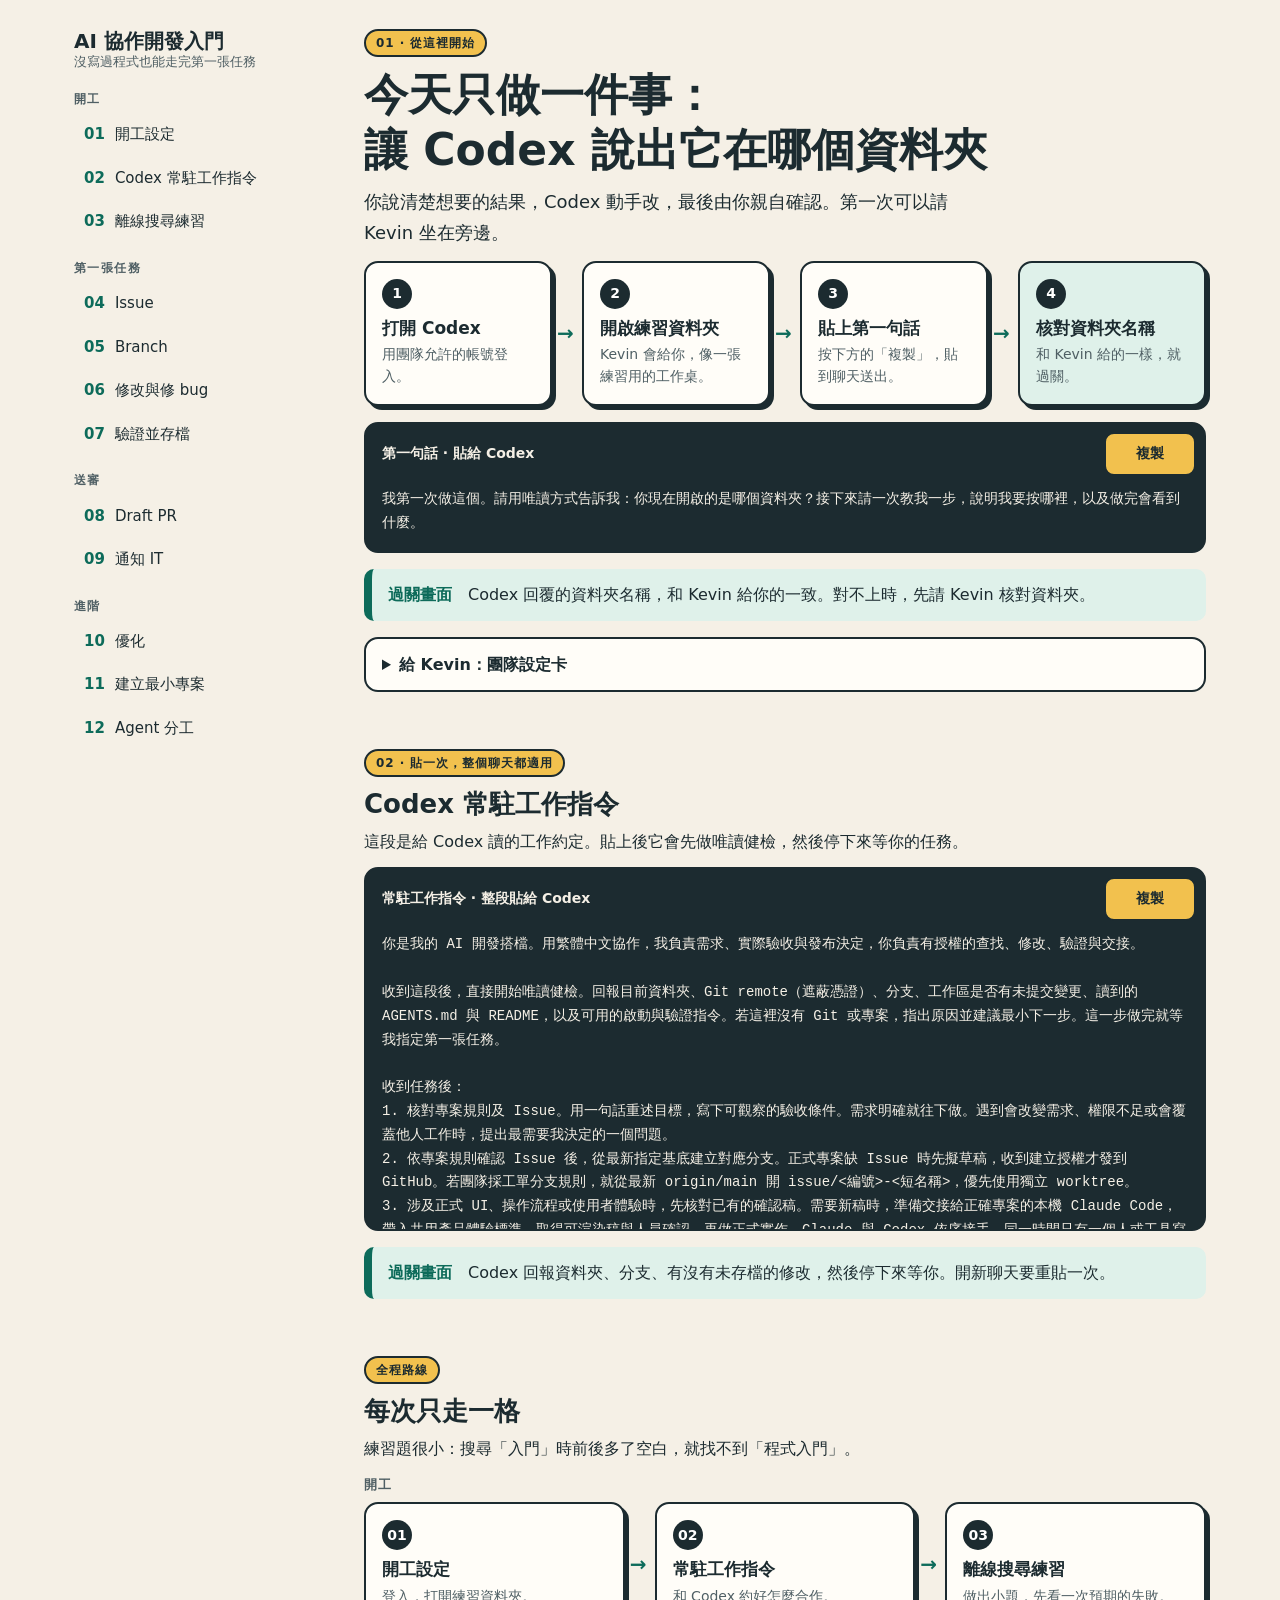
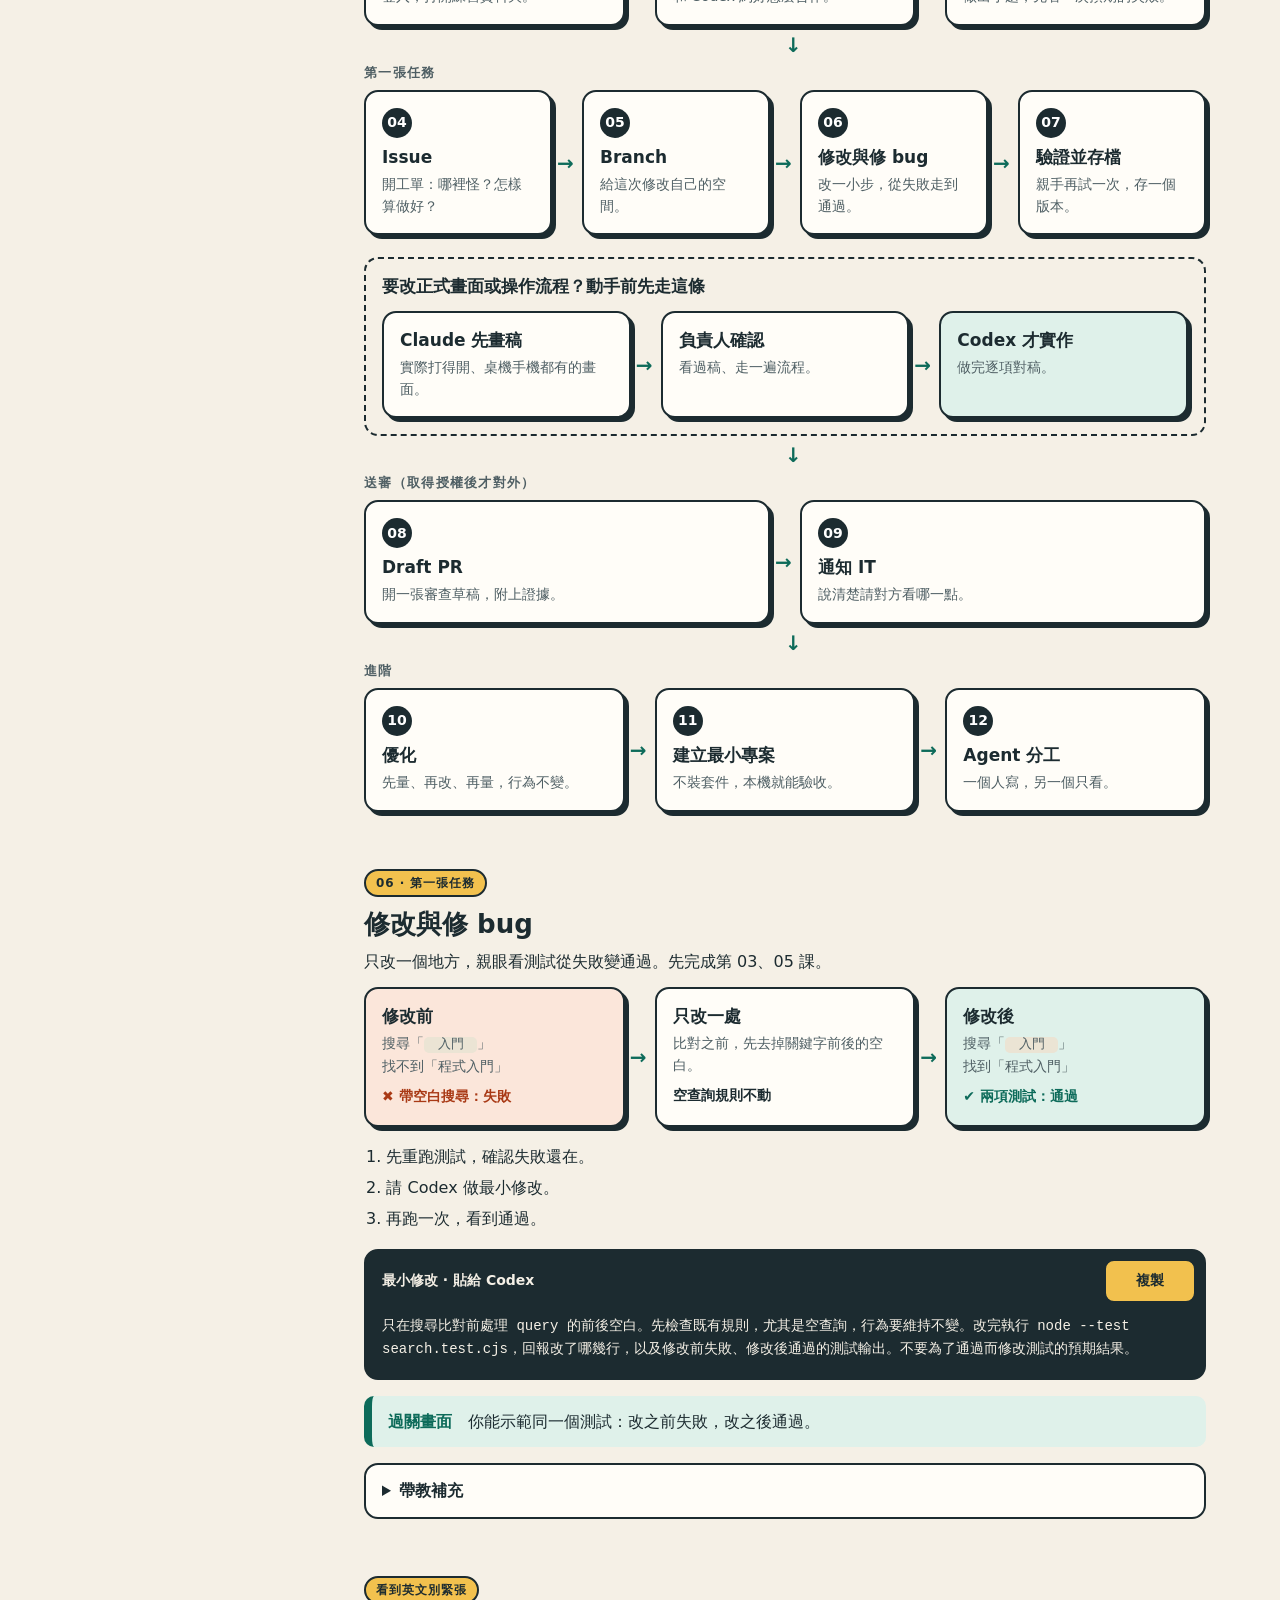
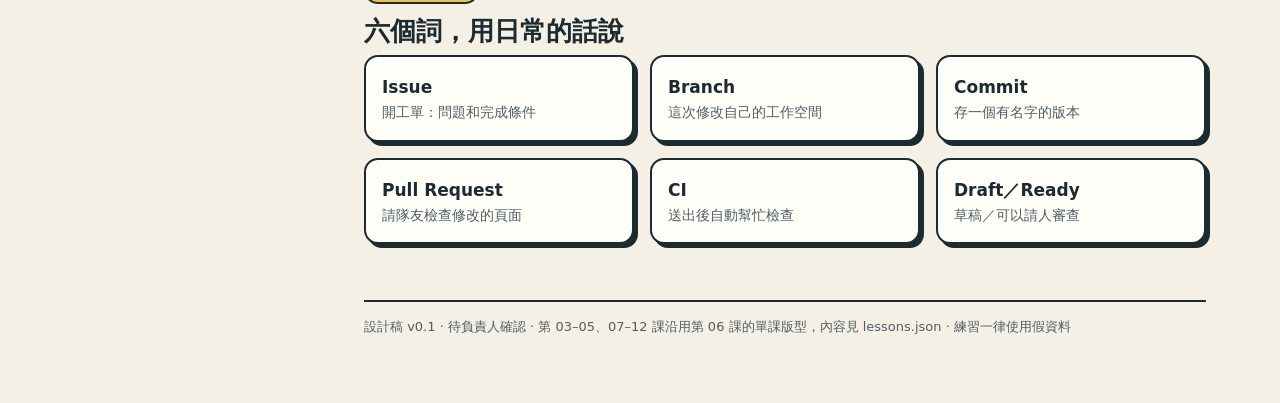
<file: design.html>
<!doctype html>
<html lang="zh-Hant-TW">
<head>
<meta charset="utf-8">
<meta name="viewport" content="width=device-width,initial-scale=1">
<title>AI 協作開發入門｜新人第一張任務</title>
<style>
:root{--paper:#f5f0e6;--card:#fffdf8;--ink:#1c2b30;--mute:#4f5f64;--go:#0d6b5a;--go-bg:#dff1ea;--stop:#a93a16;--stop-bg:#fbe6da;--sun:#f2c14e;--r:14px;--sh:4px 4px 0 var(--ink);--gap:16px}
*{box-sizing:border-box}
html{scroll-behavior:smooth;scroll-padding-top:20px}
body{margin:0;background:var(--paper);color:var(--ink);font:16px/1.7 "Noto Sans TC","PingFang TC","Microsoft JhengHei",system-ui,sans-serif}
a{color:inherit}
:focus-visible{outline:3px solid var(--sun);outline-offset:3px;border-radius:6px}
.skip{position:absolute;left:-999px}.skip:focus{left:12px;top:12px;background:var(--ink);color:#fff;padding:8px 14px;z-index:9}
.shell{display:grid;grid-template-columns:250px minmax(0,1fr);gap:40px;max-width:1180px;margin:0 auto;padding:28px 24px 64px}
/* 分課導覽 */
.nav{position:sticky;top:20px;align-self:start;max-height:calc(100vh - 40px);overflow:auto}
.brand{font-weight:900;font-size:20px;line-height:1.3;margin:0 0 18px}
.brand small{display:block;font-size:13px;font-weight:500;color:var(--mute)}
.nav h2{font-size:12px;letter-spacing:.12em;color:var(--mute);margin:16px 0 6px}
.nav ol{list-style:none;margin:0;padding:0;display:grid;gap:4px}
.nav a{display:flex;gap:10px;padding:7px 10px;border-radius:10px;text-decoration:none;font-size:15px}
.nav a:hover{background:var(--card)}
.nav a b{font-variant-numeric:tabular-nums;color:var(--go)}
/* 共用元件 */
section{margin-bottom:56px}
h1{font-size:clamp(28px,5vw,44px);line-height:1.25;margin:0 0 10px;font-weight:900}
h2.t{font-size:26px;margin:0 0 6px;line-height:1.35}
h3{font-size:17px;margin:0 0 4px;line-height:1.4}
p{margin:0 0 12px}.lead{font-size:18px;max-width:34em}.mute{color:var(--mute);font-size:14px}
.tag{display:inline-block;font-size:12px;font-weight:700;letter-spacing:.08em;padding:2px 10px;border:2px solid var(--ink);border-radius:99px;background:var(--sun);margin-bottom:10px}
.card{background:var(--card);border:2px solid var(--ink);border-radius:var(--r);padding:16px;box-shadow:var(--sh);height:100%}
.card p{margin:0;font-size:14px;color:var(--mute);line-height:1.55}
.num{display:inline-grid;place-items:center;width:30px;height:30px;border-radius:50%;background:var(--ink);color:#fff;font-weight:800;font-size:14px;margin-bottom:8px}
.flow{display:grid;grid-template-columns:repeat(var(--n,4),minmax(0,1fr));gap:30px;list-style:none;padding:0;margin:0 0 var(--gap)}
.flow>li{position:relative}
.flow>li+li::before{content:"→";position:absolute;left:-25px;top:50%;transform:translateY(-50%);font-weight:900;font-size:20px;color:var(--go)}
.flow a{text-decoration:none;display:block;height:100%}.flow a:hover .card{transform:translate(-2px,-2px);box-shadow:6px 6px 0 var(--ink)}
.grp{position:relative;margin-top:38px}.grp:first-of-type{margin-top:14px}
.grp+.grp::before{content:"↓";position:absolute;top:-36px;left:50%;font-weight:900;font-size:20px;color:var(--go)}
.grp>h3{font-size:13px;letter-spacing:.1em;color:var(--mute);margin-bottom:8px}
.fail{background:var(--stop-bg)}.ok{background:var(--go-bg)}
.fail .state{color:var(--stop)}.ok .state{color:var(--go)}
.state{font-weight:800;font-size:14px;display:block;margin-top:8px}
code,pre{font-family:ui-monospace,Consolas,"Noto Sans Mono CJK TC",monospace}
code{background:#ebe4d4;padding:1px 6px;border-radius:5px;font-size:.9em}
.copy{border:2px solid var(--ink);border-radius:var(--r);background:var(--ink);color:#f5f0e6;overflow:hidden;margin:0 0 var(--gap)}
.copy header{display:flex;justify-content:space-between;align-items:center;gap:12px;padding:8px 8px 8px 16px;font-size:14px;font-weight:700}
.copy pre{margin:0;padding:4px 16px 16px;white-space:pre-wrap;word-break:break-word;font-size:14px;line-height:1.7;max-height:300px;overflow:auto}
.copy.paper{background:var(--card);color:var(--ink)}
button{font:inherit;font-weight:800;font-size:14px;min-height:44px;min-width:92px;padding:0 16px;border-radius:10px;border:2px solid var(--ink);background:var(--sun);color:var(--ink);cursor:pointer}
button:hover{background:#ffd870}button.done{background:var(--go-bg)}
.pass{border-left:8px solid var(--go);background:var(--go-bg);border-radius:10px;padding:12px 16px;margin:0 0 var(--gap)}
.pass b{color:var(--go)}
.branch{border:2px dashed var(--ink);border-radius:var(--r);padding:16px;margin-top:22px}
.steps{margin:0 0 var(--gap);padding-left:1.4em}.steps li{margin-bottom:4px}
details{border:2px solid var(--ink);border-radius:var(--r);background:var(--card);padding:0 16px;margin:0 0 var(--gap)}
summary{cursor:pointer;font-weight:800;padding:12px 0;min-height:44px}
details>*:last-child{margin-bottom:16px}
.words{display:grid;grid-template-columns:repeat(3,minmax(0,1fr));gap:var(--gap)}
.words b{display:block;font-size:17px}
footer{font-size:13px;color:var(--mute);border-top:2px solid var(--ink);padding-top:14px}
.sr{position:absolute;width:1px;height:1px;overflow:hidden;clip-path:inset(50%)}
@media(max-width:860px){
 html{scroll-padding-top:72px}
 .shell{display:block;padding:0 16px 48px}
 .nav{top:0;z-index:5;background:var(--paper);margin:0 -16px 20px;padding:10px 16px;border-bottom:2px solid var(--ink);max-height:none}
 .brand{font-size:16px;margin:0 0 8px}.brand small,.nav h2{display:none}
 .nav>div{display:flex;gap:6px;overflow-x:auto;padding-bottom:4px}
 .nav ol{display:flex;gap:6px}.nav a{white-space:nowrap;border:2px solid var(--ink);background:var(--card);min-height:44px;align-items:center}
 .flow{grid-template-columns:1fr}
 .flow>li+li::before{content:"↓";left:50%;top:-30px;transform:translateX(-50%)}
 .words{grid-template-columns:1fr 1fr}
}
@media(prefers-reduced-motion:reduce){html{scroll-behavior:auto}.flow a:hover .card{transform:none}}
</style>
</head>
<body>
<a class="skip" href="#main">跳到內容</a>
<div class="shell">
<nav class="nav" aria-label="分課導覽">
 <p class="brand">AI 協作開發入門<small>沒寫過程式也能走完第一張任務</small></p>
 <div>
  <h2>開工</h2>
  <ol>
   <li><a href="#setup"><b>01</b>開工設定</a></li>
   <li><a href="#codex-standing-prompt"><b>02</b>Codex 常駐工作指令</a></li>
   <li><a href="#offline-search-practice"><b>03</b>離線搜尋練習</a></li>
  </ol>
  <h2>第一張任務</h2>
  <ol>
   <li><a href="#issue"><b>04</b>Issue</a></li>
   <li><a href="#branch"><b>05</b>Branch</a></li>
   <li><a href="#change-and-fix-bug"><b>06</b>修改與修 bug</a></li>
   <li><a href="#verify-and-commit"><b>07</b>驗證並存檔</a></li>
  </ol>
  <h2>送審</h2>
  <ol>
   <li><a href="#draft-pr"><b>08</b>Draft PR</a></li>
   <li><a href="#notify-it"><b>09</b>通知 IT</a></li>
  </ol>
  <h2>進階</h2>
  <ol>
   <li><a href="#optimize"><b>10</b>優化</a></li>
   <li><a href="#minimal-project"><b>11</b>建立最小專案</a></li>
   <li><a href="#agent-handoff"><b>12</b>Agent 分工</a></li>
  </ol>
 </div>
</nav>

<main id="main">
<!-- 01 開工設定：首屏 -->
<section id="setup">
 <span class="tag">01 · 從這裡開始</span>
 <h1>今天只做一件事：<br>讓 Codex 說出它在哪個資料夾</h1>
 <p class="lead">你說清楚想要的結果，Codex 動手改，最後由你親自確認。第一次可以請 Kevin 坐在旁邊。</p>
 <ol class="flow" aria-label="開工四步">
  <li><div class="card"><span class="num">1</span><h3>打開 Codex</h3><p>用團隊允許的帳號登入。</p></div></li>
  <li><div class="card"><span class="num">2</span><h3>開啟練習資料夾</h3><p>Kevin 會給你，像一張練習用的工作桌。</p></div></li>
  <li><div class="card"><span class="num">3</span><h3>貼上第一句話</h3><p>按下方的「複製」，貼到聊天送出。</p></div></li>
  <li><div class="card ok"><span class="num">4</span><h3>核對資料夾名稱</h3><p>和 Kevin 給的一樣，就過關。</p></div></li>
 </ol>
 <div class="copy">
  <header><span>第一句話 · 貼給 Codex</span><button type="button" data-copy="p-first">複製</button></header>
  <pre id="p-first">我第一次做這個。請用唯讀方式告訴我：你現在開啟的是哪個資料夾？接下來請一次教我一步，說明我要按哪裡，以及做完會看到什麼。</pre>
 </div>
 <p class="pass"><b>過關畫面</b>　Codex 回覆的資料夾名稱，和 Kevin 給你的一致。對不上時，先請 Kevin 核對資料夾。</p>
 <details>
  <summary>給 Kevin：團隊設定卡</summary>
  <p class="mute">先填前三行就能開始第一堂。IT 窗口與通知管道以這張卡為準。</p>
  <div class="copy paper">
   <header><span>團隊設定卡</span><button type="button" data-copy="p-card">複製</button></header>
   <pre id="p-card">練習資料夾：
練習專案 GitHub 網址：
遇到問題可以問誰：
正式專案／預設分支：
啟動與檢查方式：
預覽由誰確認：
GitHub 審查人／IT 通知對象及管道：
什麼時候通知 IT：
誰可以合併或部署：
Claude 可使用的資料範圍與共用產品體驗標準位置：</pre>
  </div>
 </details>
</section>

<!-- 02 常駐工作指令 -->
<section id="codex-standing-prompt">
 <span class="tag">02 · 貼一次，整個聊天都適用</span>
 <h2 class="t">Codex 常駐工作指令</h2>
 <p>這段是給 Codex 讀的工作約定。貼上後它會先做唯讀健檢，然後停下來等你的任務。</p>
 <div class="copy">
  <header><span>常駐工作指令 · 整段貼給 Codex</span><button type="button" data-copy="p-standing">複製</button></header>
  <pre id="p-standing" tabindex="0">你是我的 AI 開發搭檔。用繁體中文協作，我負責需求、實際驗收與發布決定，你負責有授權的查找、修改、驗證與交接。

收到這段後，直接開始唯讀健檢。回報目前資料夾、Git remote（遮蔽憑證）、分支、工作區是否有未提交變更、讀到的 AGENTS.md 與 README，以及可用的啟動與驗證指令。若這裡沒有 Git 或專案，指出原因並建議最小下一步。這一步做完就等我指定第一張任務。

收到任務後：
1. 核對專案規則及 Issue。用一句話重述目標，寫下可觀察的驗收條件。需求明確就往下做。遇到會改變需求、權限不足或會覆蓋他人工作時，提出最需要我決定的一個問題。
2. 依專案規則確認 Issue 後，從最新指定基底建立對應分支。正式專案缺 Issue 時先擬草稿，收到建立授權才發到 GitHub。若團隊採工單分支規則，就從最新 origin/main 開 issue/&lt;編號&gt;-&lt;短名稱&gt;，優先使用獨立 worktree。
3. 涉及正式 UI、操作流程或使用者體驗時，先核對已有的確認稿。需要新稿時，準備交接給正確專案的本機 Claude Code，帶入共用產品體驗標準，取得可渲染稿與人員確認，再做正式實作。Claude 與 Codex 依序接手，同一時間只有一個人或工具寫入工作副本。
4. 維持小改動，沿用既有實作。執行與變更相稱的檢查，記下命令、結果、失敗或跳過原因。UI 依實際操作路徑驗收，使用測試或去識別資料。
5. 按授權與專案規則建立本機 commit，只納入本次檔案。回報 Issue、分支、commit、改動摘要、驗收結果和預覽證據。
6. 外部建立 Issue、push、開 PR、設為 Ready、外部通知、merge 與部署，依目前授權及專案規則辦理。沒有授權時只準備草稿。若團隊採預覽確認流程，push／開 PR 前先交預覽並取得對應確認，預設 Draft PR。檢查 PR head、CI、mergeability 及畫面證據，Ready 與通知 IT 依團隊流程。通知前核對對象、管道與內容，缺資料時先備通知稿。
7. 遇到錯誤先查原因並在授權內修復。使用官方登入流程，避免讀出或傳送密鑰及個資。交接時列出可重現證據和還需人員決定的事項。

任務格式：專案／Issue、我想改什麼、如何驗收、這次允許你做到哪一步。若我只提供目標，先查現況並在已授權範圍內推進。</pre>
 </div>
 <p class="pass"><b>過關畫面</b>　Codex 回報資料夾、分支、有沒有未存檔的修改，然後停下來等你。開新聊天要重貼一次。</p>
</section>

<!-- 全程路線 -->
<section id="route" aria-labelledby="route-t">
 <span class="tag">全程路線</span>
 <h2 class="t" id="route-t">每次只走一格</h2>
 <p>練習題很小：搜尋「入門」時前後多了空白，就找不到「程式入門」。</p>
 <div class="grp"><h3>開工</h3>
  <ol class="flow" style="--n:3">
   <li><a href="#setup"><div class="card"><span class="num">01</span><h3>開工設定</h3><p>登入，打開練習資料夾。</p></div></a></li>
   <li><a href="#codex-standing-prompt"><div class="card"><span class="num">02</span><h3>常駐工作指令</h3><p>和 Codex 約好怎麼合作。</p></div></a></li>
   <li id="offline-search-practice"><div class="card"><span class="num">03</span><h3>離線搜尋練習</h3><p>做出小題，先看一次預期的失敗。</p></div></li>
  </ol>
 </div>
 <div class="grp"><h3>第一張任務</h3>
  <ol class="flow">
   <li id="issue"><div class="card"><span class="num">04</span><h3>Issue</h3><p>開工單：哪裡怪？怎樣算做好？</p></div></li>
   <li id="branch"><div class="card"><span class="num">05</span><h3>Branch</h3><p>給這次修改自己的空間。</p></div></li>
   <li><a href="#change-and-fix-bug"><div class="card"><span class="num">06</span><h3>修改與修 bug</h3><p>改一小步，從失敗走到通過。</p></div></a></li>
   <li id="verify-and-commit"><div class="card"><span class="num">07</span><h3>驗證並存檔</h3><p>親手再試一次，存一個版本。</p></div></li>
  </ol>
  <div class="branch">
   <h3>要改正式畫面或操作流程？動手前先走這條</h3>
   <ol class="flow" style="--n:3;margin:12px 0 0">
    <li><div class="card"><h3>Claude 先畫稿</h3><p>實際打得開、桌機手機都有的畫面。</p></div></li>
    <li><div class="card"><h3>負責人確認</h3><p>看過稿、走一遍流程。</p></div></li>
    <li><div class="card ok"><h3>Codex 才實作</h3><p>做完逐項對稿。</p></div></li>
   </ol>
  </div>
 </div>
 <div class="grp"><h3>送審（取得授權後才對外）</h3>
  <ol class="flow" style="--n:2">
   <li id="draft-pr"><div class="card"><span class="num">08</span><h3>Draft PR</h3><p>開一張審查草稿，附上證據。</p></div></li>
   <li id="notify-it"><div class="card"><span class="num">09</span><h3>通知 IT</h3><p>說清楚請對方看哪一點。</p></div></li>
  </ol>
 </div>
 <div class="grp"><h3>進階</h3>
  <ol class="flow" style="--n:3">
   <li id="optimize"><div class="card"><span class="num">10</span><h3>優化</h3><p>先量、再改、再量，行為不變。</p></div></li>
   <li id="minimal-project"><div class="card"><span class="num">11</span><h3>建立最小專案</h3><p>不裝套件，本機就能驗收。</p></div></li>
   <li id="agent-handoff"><div class="card"><span class="num">12</span><h3>Agent 分工</h3><p>一個人寫，另一個只看。</p></div></li>
  </ol>
 </div>
</section>

<!-- 單課版型：每課共用 -->
<section id="change-and-fix-bug">
 <span class="tag">06 · 第一張任務</span>
 <h2 class="t">修改與修 bug</h2>
 <p>只改一個地方，親眼看測試從失敗變通過。先完成第 03、05 課。</p>
 <ol class="flow" style="--n:3" aria-label="修改前後對照">
  <li><div class="card fail"><h3>修改前</h3><p>搜尋「<code>  入門  </code>」<br>找不到「程式入門」</p><span class="state">✖ 帶空白搜尋：失敗</span></div></li>
  <li><div class="card"><h3>只改一處</h3><p>比對之前，先去掉關鍵字前後的空白。</p><span class="state">空查詢規則不動</span></div></li>
  <li><div class="card ok"><h3>修改後</h3><p>搜尋「<code>  入門  </code>」<br>找到「程式入門」</p><span class="state">✔ 兩項測試：通過</span></div></li>
 </ol>
 <ol class="steps">
  <li>先重跑測試，確認失敗還在。</li>
  <li>請 Codex 做最小修改。</li>
  <li>再跑一次，看到通過。</li>
 </ol>
 <div class="copy">
  <header><span>最小修改 · 貼給 Codex</span><button type="button" data-copy="p-fix">複製</button></header>
  <pre id="p-fix">只在搜尋比對前處理 query 的前後空白。先檢查既有規則，尤其是空查詢，行為要維持不變。改完執行 node --test search.test.cjs，回報改了哪幾行，以及修改前失敗、修改後通過的測試輸出。不要為了通過而修改測試的預期結果。</pre>
 </div>
 <p class="pass"><b>過關畫面</b>　你能示範同一個測試：改之前失敗，改之後通過。</p>
 <details>
  <summary>帶教補充</summary>
  <p>測試仍失敗時，請 Codex 先說明原因再修。需要第二雙眼睛，到第 12 課請本機 Claude 做唯讀複核。若任務擴大成重做畫面，先走「Claude 畫稿 → 負責人確認 → 實作」。</p>
 </details>
</section>

<section aria-labelledby="words-t">
 <span class="tag">看到英文別緊張</span>
 <h2 class="t" id="words-t">六個詞，用日常的話說</h2>
 <div class="words">
  <div class="card"><b>Issue</b><p>開工單：問題和完成條件</p></div>
  <div class="card"><b>Branch</b><p>這次修改自己的工作空間</p></div>
  <div class="card"><b>Commit</b><p>存一個有名字的版本</p></div>
  <div class="card"><b>Pull Request</b><p>請隊友檢查修改的頁面</p></div>
  <div class="card"><b>CI</b><p>送出後自動幫忙檢查</p></div>
  <div class="card"><b>Draft／Ready</b><p>草稿／可以請人審查</p></div>
 </div>
</section>

<footer>設計稿 v0.1 · 待負責人確認 · 第 03–05、07–12 課沿用第 06 課的單課版型，內容見 lessons.json · 練習一律使用假資料</footer>
</main>
</div>
<p class="sr" id="say" aria-live="polite"></p>
<script>
document.querySelectorAll('[data-copy]').forEach(function(b){
 b.dataset.label=b.textContent;
 b.addEventListener('click',async function(){
  var text=document.getElementById(b.dataset.copy).textContent.trim(),ok=true;
  try{await navigator.clipboard.writeText(text)}
  catch(e){var a=document.createElement('textarea');a.value=text;document.body.appendChild(a);a.select();
   try{ok=document.execCommand('copy')}catch(_){ok=false}a.remove()}
  b.textContent=ok?'已複製 ✓':'請手動選取';b.classList.toggle('done',ok);
  document.getElementById('say').textContent=ok?'已複製到剪貼簿':'複製失敗，請手動選取文字';
  setTimeout(function(){b.textContent=b.dataset.label;b.classList.remove('done')},1800);
 });
});
</script>
</body>
</html>
</file>
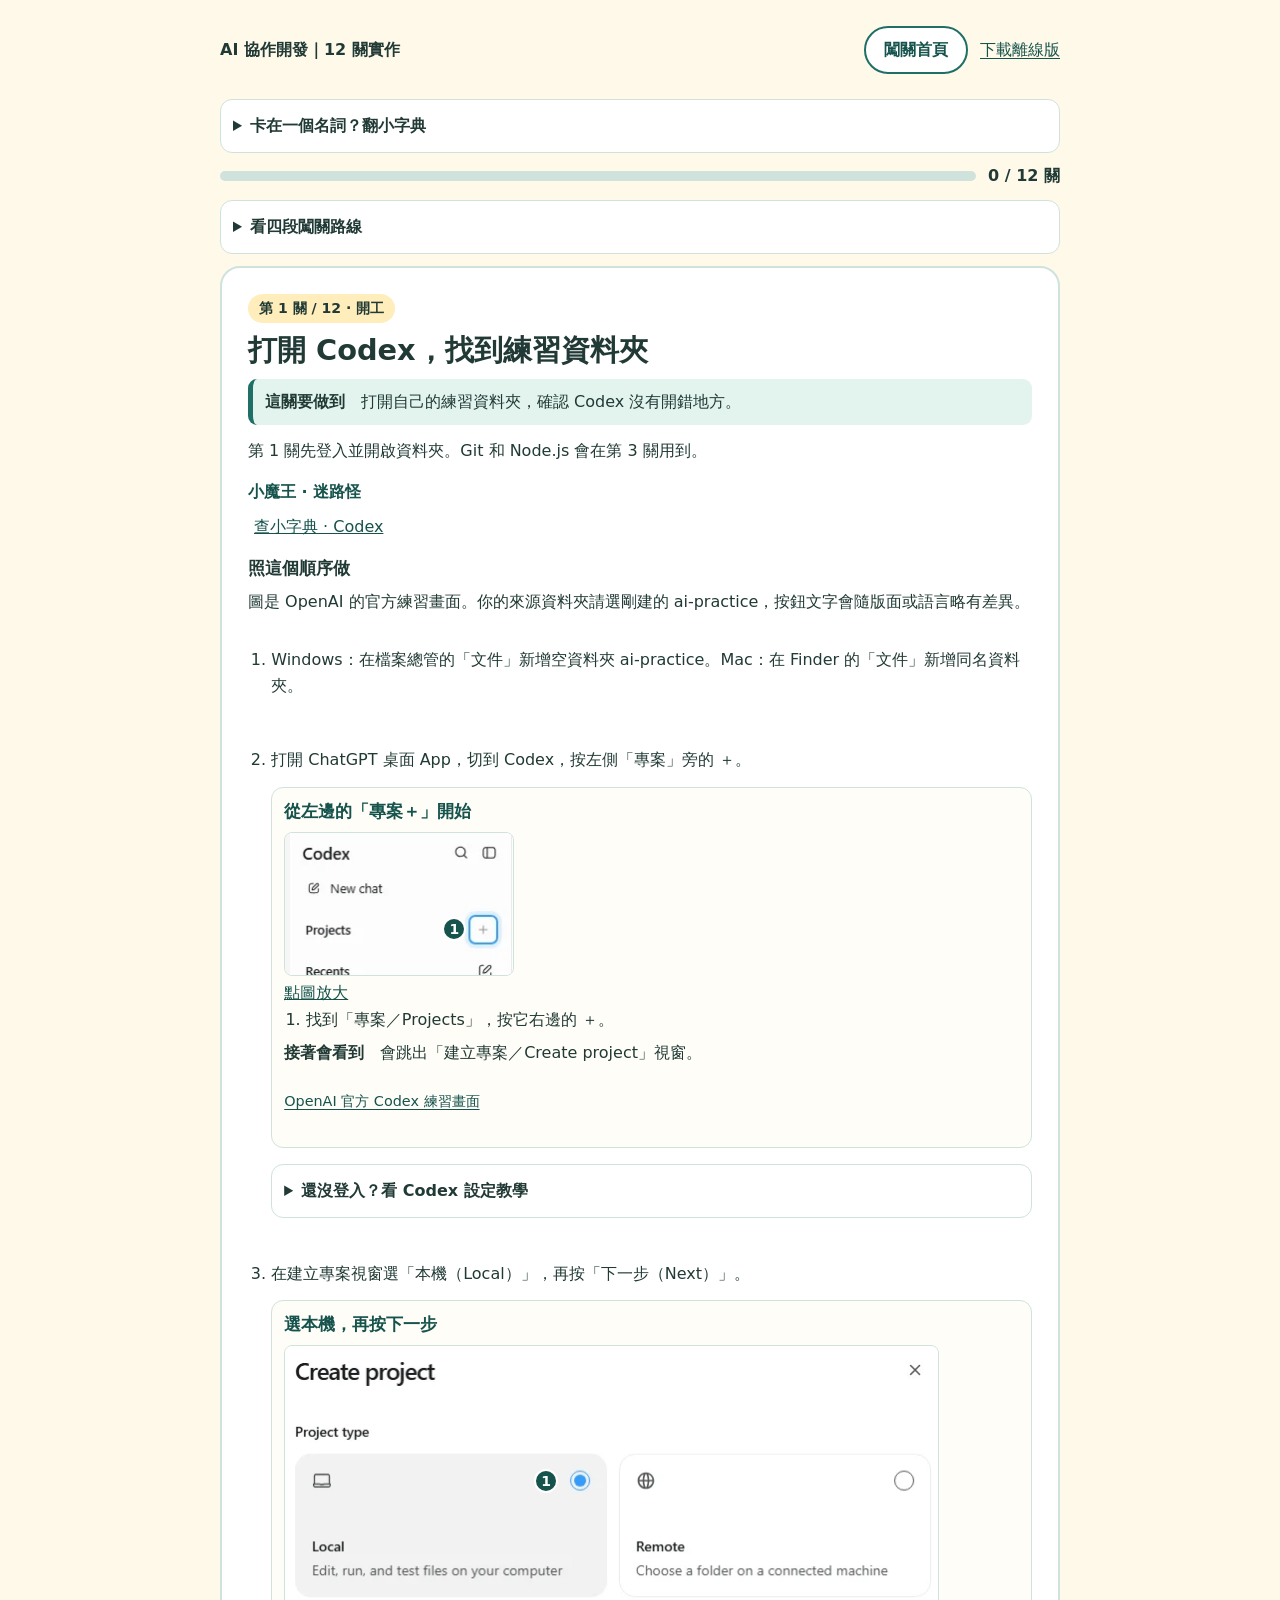
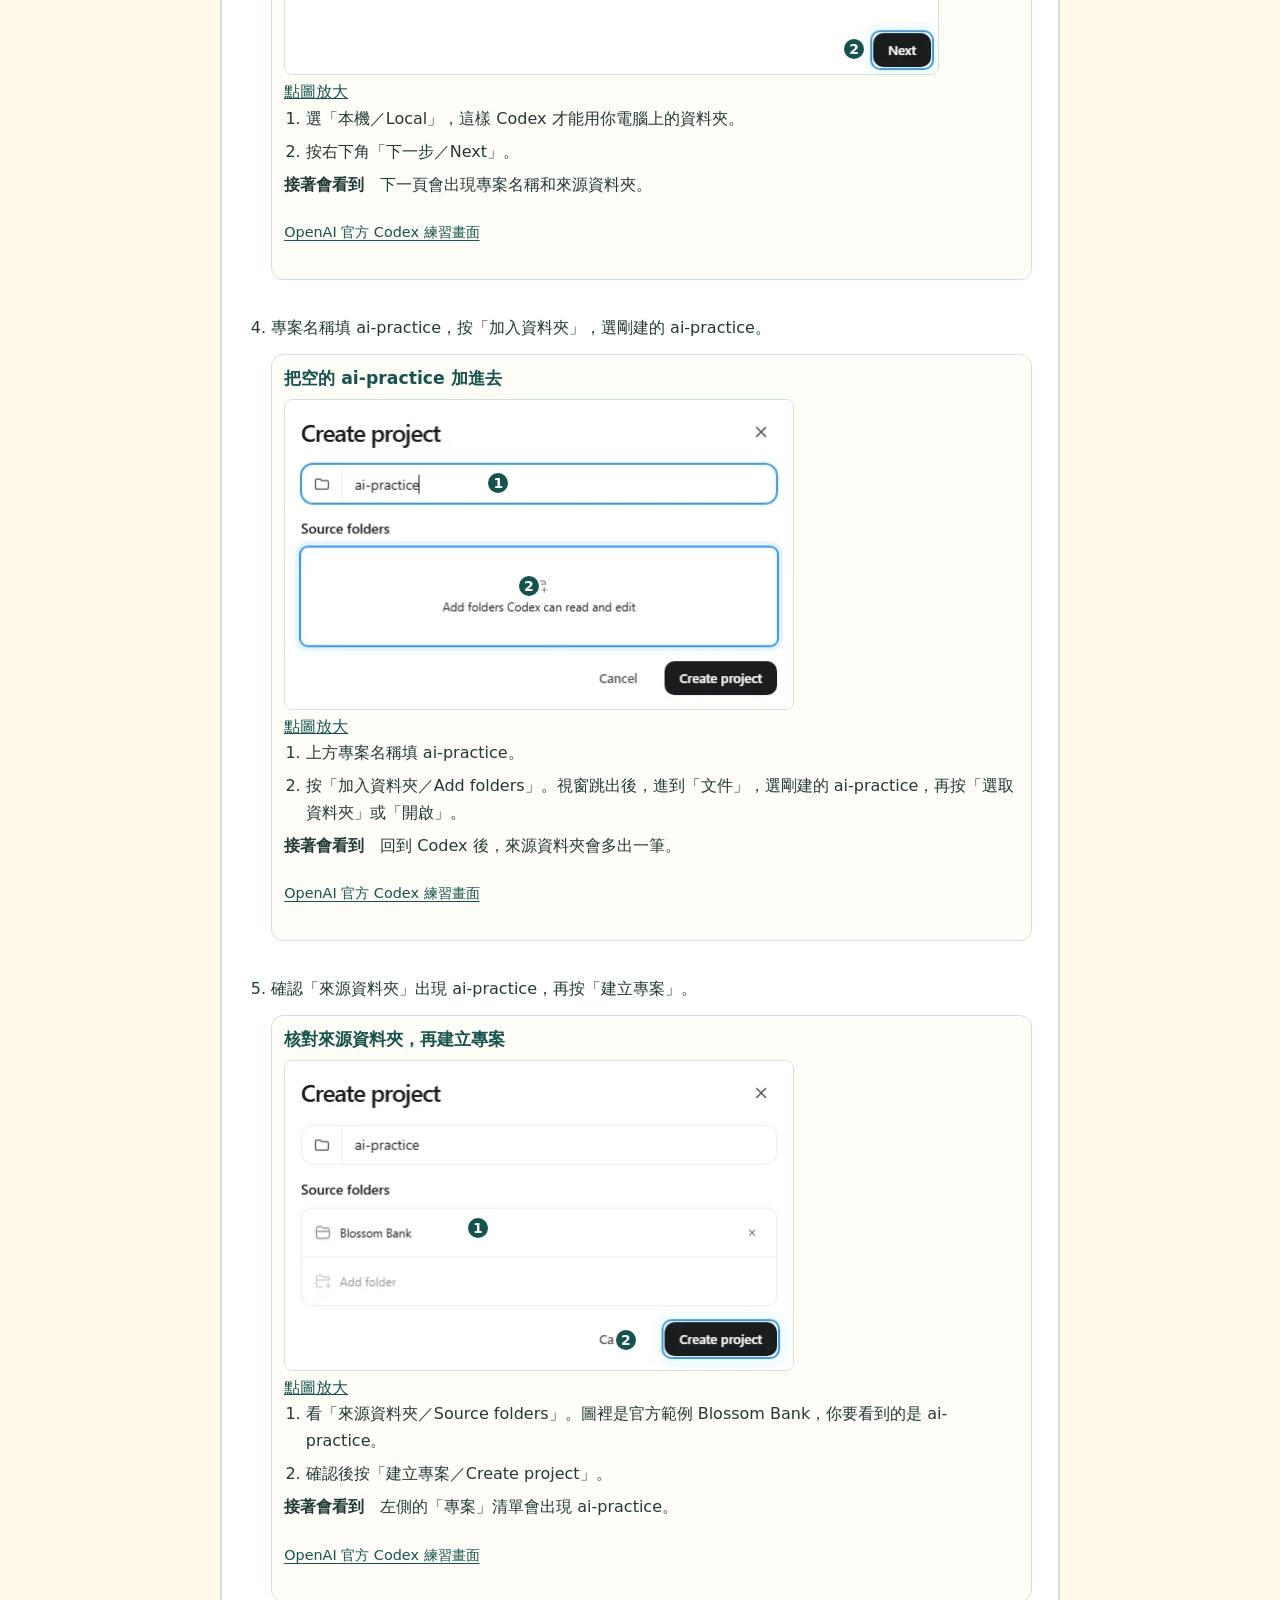
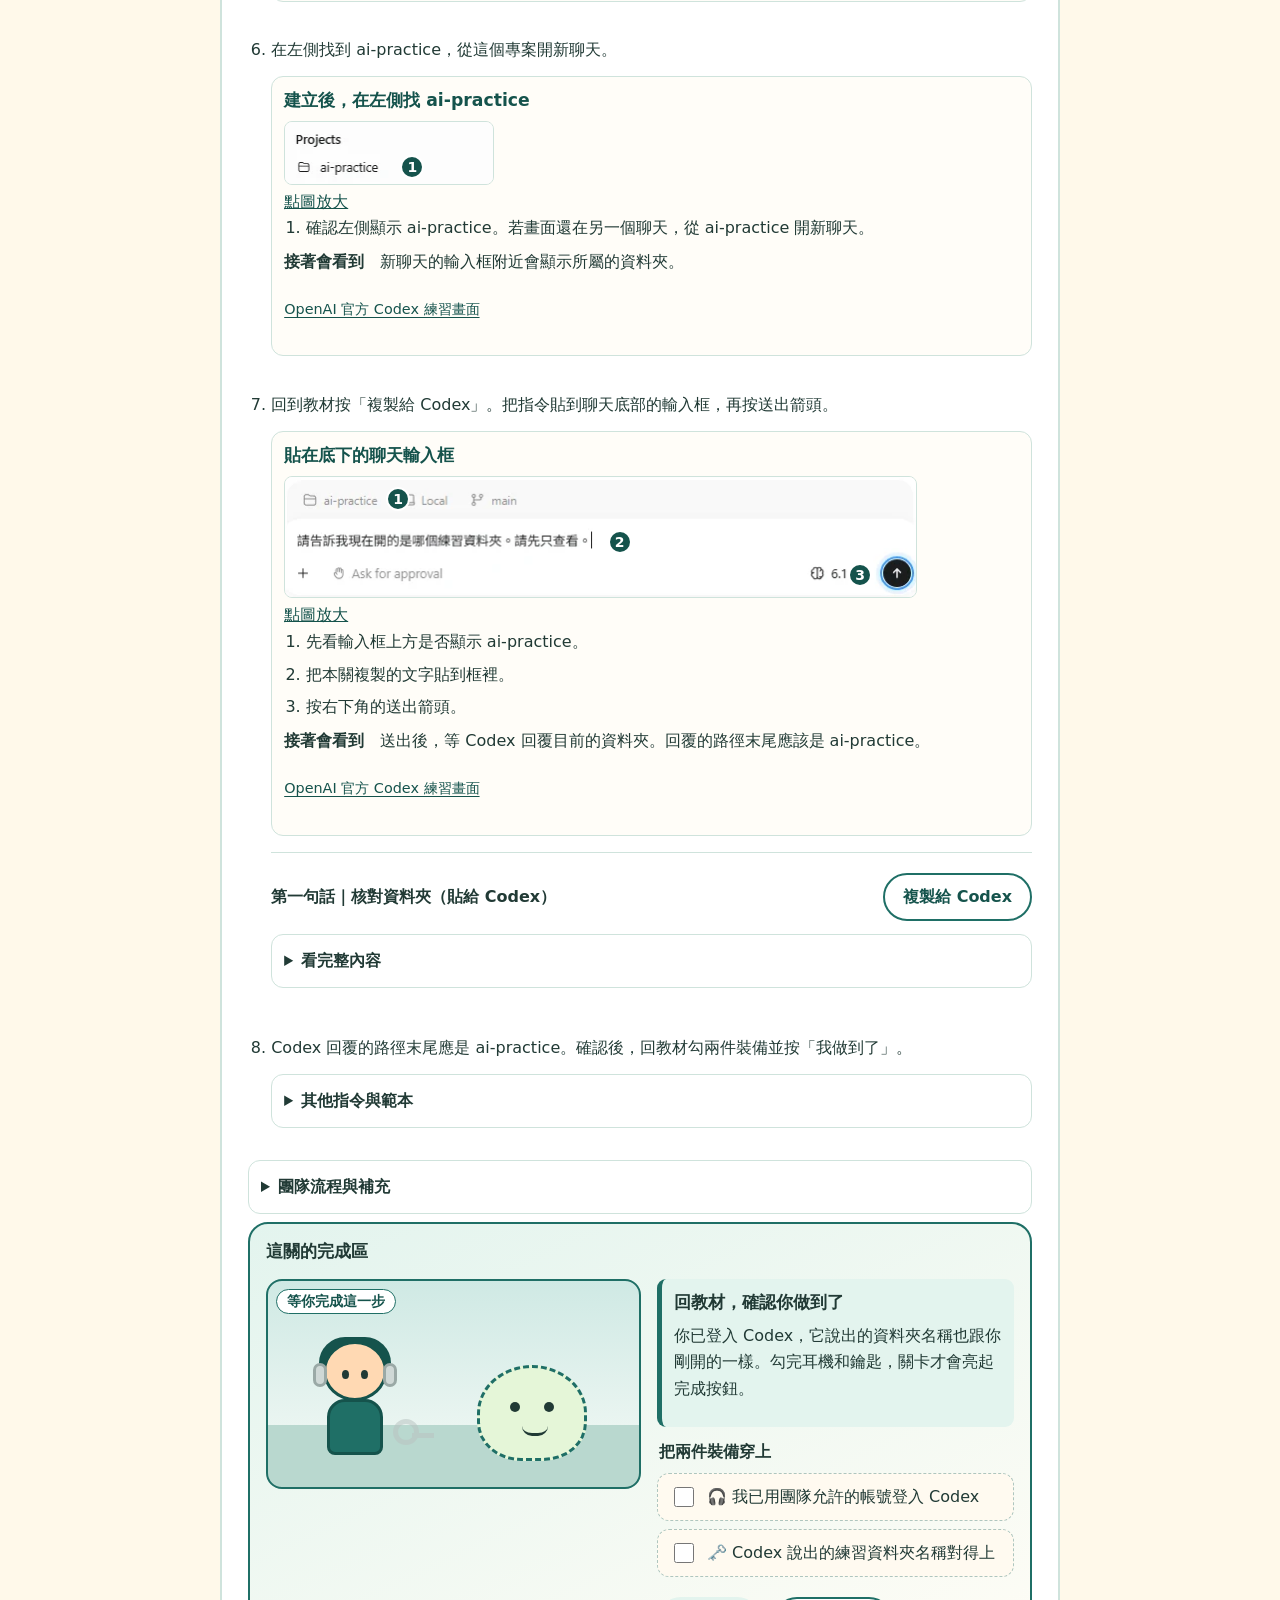
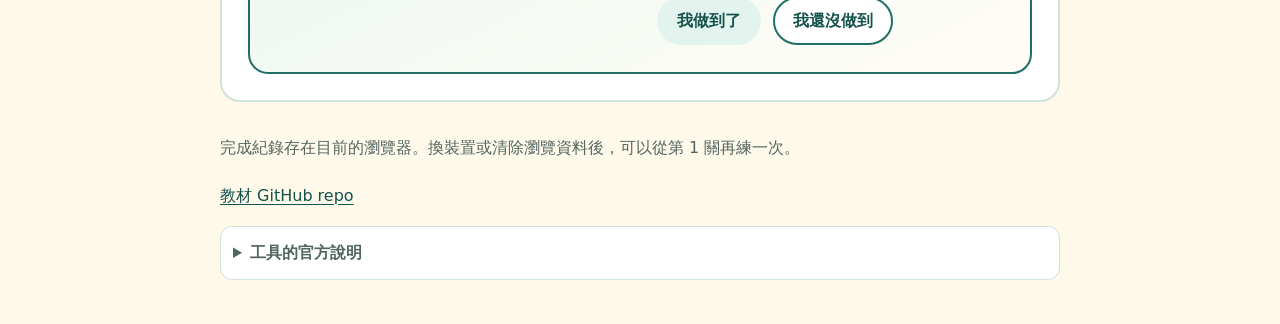
<file: site/agent-handoff.html>
<!doctype html><html lang="zh-Hant-TW"><head><meta charset="utf-8"><meta name="viewport" content="width=device-width,initial-scale=1"><title>AI 協作開發｜12 關實作</title><style>
:root {
  --sea:#1f6f66; --sea-dark:#15534c; --yolk:#f4b43a; --cream:#fff9ea;
  --ink:#213a35; --muted:#526660; --line:#cfe3dc; --mint:#e3f4ee;
}
* { box-sizing:border-box }
[hidden] { display:none !important }
body { margin:0; background:var(--cream); color:var(--ink); font:16px/1.65 "Noto Sans TC","Microsoft JhengHei",system-ui,sans-serif }
a { color:var(--sea-dark); text-underline-offset:.2em }
button { font:inherit }
:focus-visible { outline:3px solid #0b4fd1; outline-offset:3px }
.wrap { width:min(100%,880px); margin:auto; padding:16px 20px 36px }
.skip { position:absolute; left:12px; top:-120px }
.skip:focus { top:8px; background:white; z-index:1; padding:8px }
.top { display:flex; justify-content:space-between; align-items:center; flex-wrap:wrap; gap:8px 18px; margin-bottom:14px }
.top a, footer a { display:inline-flex; align-items:center; min-height:44px }
h1,h2,h3,p { overflow-wrap:anywhere }
h1,h2,h3 { line-height:1.3; margin:0 0 .6rem }
h1 { font-size:clamp(1.65rem,5vw,2.45rem) }
h2 { font-size:clamp(1.32rem,4vw,1.8rem) }
h3 { font-size:1.08rem }
p { margin:.45em 0 .8em }
.card { border:2px solid var(--line); border-radius:20px; background:#fff; padding:clamp(15px,3vw,26px); margin:12px 0 }
.welcome { display:grid; grid-template-columns:minmax(0,1fr) auto; gap:12px 20px; align-items:center }
.welcome p { max-width:56ch }
.welcome .sprout { transform:scale(1.25); margin-inline:12px }
.tag { display:inline-block; border-radius:99px; background:#ffedbb; padding:3px 11px; font-size:.88rem; font-weight:700; margin-bottom:.55rem }
.btn { min-height:48px; padding:8px 18px; border:2px solid transparent; border-radius:99px; color:#fff; background:var(--sea); font-weight:700; cursor:pointer }
.btn.alt { color:var(--sea-dark); border-color:var(--sea); background:#fff }
.btn.reward-next { background:var(--yolk); color:var(--ink) }
.btn[disabled] { color:var(--sea-dark); background:var(--mint); cursor:default }
.row { display:flex; flex-wrap:wrap; align-items:center; gap:8px 12px; margin:.65em 0 }
.progress-track { min-width:100px; flex:1; height:10px; border-radius:9px; background:var(--line); overflow:hidden }
.progress-track i { display:block; height:100%; width:0; background:var(--sea) }
details { background:#fff; border:1px solid var(--line); border-radius:12px; padding:4px 12px; margin:8px 0 }
summary { cursor:pointer; font-weight:700; min-height:44px; align-content:center }
.map { list-style:none; padding:0; margin:6px 0 12px; display:grid; grid-template-columns:repeat(4,minmax(0,1fr)); gap:8px }
.map button { width:100%; min-height:60px; border:1px solid var(--line); border-radius:12px; background:#fff; color:var(--ink); padding:6px; cursor:pointer; overflow-wrap:anywhere }
.map button span { display:block; font-weight:700; color:var(--sea-dark) }
.map button[aria-current=true] { border:2px solid var(--sea) }
.map button[aria-disabled=true] { border-style:dashed; color:var(--muted); cursor:not-allowed }
.map button[data-done] { background:var(--mint) }
.route-line { display:flex; flex-wrap:wrap; gap:8px; list-style:none; padding:0; margin:12px 0 }
.route-line li { background:var(--mint); padding:6px 10px; border-radius:9px; overflow-wrap:anywhere }
.lesson-goal { background:var(--mint); border-left:5px solid var(--sea); border-radius:9px; padding:10px 12px }
.lesson-boss { margin:14px 0 0; color:var(--sea-dark) }
.instructions { padding-inline-start:1.35em }
.instructions li + li { margin-block-start:.4em }
.prompt { border-block-start:1px solid var(--line); padding-block-start:10px; margin-block:12px }
.prompt strong { flex:1 1 180px }
.feedback,.recovery { color:var(--sea-dark); overflow-wrap:anywhere }
.recovery { background:#fff2cd; border-radius:10px; padding:10px 12px }
pre { white-space:pre-wrap; overflow-wrap:anywhere; padding:12px; background:#f6f3e9; border-radius:10px; max-height:320px; overflow:auto; font:.92rem/1.65 Consolas,"Microsoft JhengHei",monospace }
.result { background:var(--mint); border-left:5px solid var(--sea); border-radius:9px; padding:12px }
.reward { background:#fff2cd; border:1px solid #e9cb7c; border-radius:14px; padding:12px }
.sprout { position:relative; width:72px; height:76px; flex:none }
.sprout .stem { position:absolute; bottom:6px; left:34px; width:5px; height:42px; background:var(--sea-dark); border-radius:4px }
.sprout .leaf { position:absolute; bottom:38px; width:30px; height:20px; background:var(--sea); border-radius:2px 20px 2px 20px }
.sprout .left { left:7px; transform:scaleX(-1) rotate(-12deg) }
.sprout .right { left:37px; transform:rotate(-12deg) }
.sprout .soil { position:absolute; bottom:0; left:12px; width:48px; height:14px; background:var(--yolk); border-radius:50% 50% 0 0 }
.star { position:absolute; left:27px; top:0; color:#955800; font-size:24px; line-height:1 }
@media (prefers-reduced-motion:no-preference) {
  .celebrate .leaf { animation:grow .7s ease-out both }
  .celebrate .star { animation:jump .8s ease-out both }
  @keyframes grow { from { opacity:0; transform:scale(.1) } }
  @keyframes jump { from { opacity:0; transform:translateY(35px) scale(.2) } }
}
footer { color:var(--muted); padding-top:14px }
.sr { position:absolute; width:1px; height:1px; padding:0; margin:-1px; overflow:hidden; clip-path:inset(50%); white-space:nowrap }
@media (max-width:570px) {
  .wrap { padding-inline:14px }
  .welcome { grid-template-columns:1fr }
  .welcome .sprout { display:none }
  .map { grid-template-columns:repeat(3,minmax(0,1fr)) }
}
@media print {
  body { background:white }
  main article[hidden] { display:block !important }
  .progress,.map-panel,.btn,.skip,.top,footer,.reward,.recovery { display:none !important }
  details:not([open]) > :not(summary) { display:block !important }
  pre { max-height:none; overflow:visible }
}
.milestone { position:relative; border:2px solid #e1b745; background:#fff1bd; isolation:isolate }
.recap { margin:12px 0; padding:12px; background:#fffdf5; border-radius:10px }
.fireworks { position:absolute; inset:0; pointer-events:none; overflow:hidden; z-index:-1 }
.fireworks span { position:absolute; color:#b2730a; top:16px; left:calc(15% + var(--i) * 17%); opacity:0; font-size:28px }
@media (prefers-reduced-motion:no-preference) {
  .completion-scene.celebrate .fireworks span { animation:stage-stars 1.15s ease-out both; animation-delay:calc(var(--i) * 55ms) }
  @keyframes stage-stars {
    0% { opacity:0; transform:translateY(38px) scale(.25) }
    32% { opacity:1; transform:translateY(-12px) scale(1.2) }
    100% { opacity:0; transform:translateY(-32px) scale(.8) }
  }
}

.stage{position:relative;height:210px;background:linear-gradient(#cfe9e4,#eaf5f1 70%,#b9d8cf 70%);border-radius:var(--r);overflow:hidden;border:2px solid var(--sea)}
/* 原創角色：領路人小嚮導 */
.hero-c{position:absolute;left:12%;bottom:26px;width:84px;height:120px}
.hero-c .hd{position:absolute;left:10px;top:0;width:64px;height:60px;background:#ffd9b3;border-radius:50%;border:3px solid var(--sea-d)}
.hero-c .hd::before,.hero-c .hd::after{content:"";position:absolute;top:26px;width:7px;height:9px;background:var(--ink);border-radius:50%}.hero-c .hd::before{left:16px}.hero-c .hd::after{right:16px}
.hero-c .hair{position:absolute;left:6px;top:-4px;width:72px;height:30px;background:var(--sea-d);border-radius:40px 40px 6px 6px}
.hero-c .bd{position:absolute;left:14px;top:58px;width:56px;height:56px;background:var(--sea);border-radius:18px 18px 8px 8px;border:3px solid var(--sea-d)}
.ear{position:absolute;top:22px;width:14px;height:24px;border-radius:7px;background:#cfd8d6;border:3px solid #9aa9a6;transition:.3s}.ear.l{left:0}.ear.r{right:0}
.eq-on .ear{background:var(--egg);border-color:#b17c10}
.keyb{position:absolute;right:-22px;top:78px;width:26px;height:26px;border:5px solid #b9c4c2;border-radius:50%;opacity:.55;transition:.3s}.keyb::after{content:"";position:absolute;left:14px;top:9px;width:22px;height:5px;background:inherit;background:#b9c4c2}
.eq-key .keyb{border-color:var(--egg);opacity:1}.eq-key .keyb::after{background:var(--egg)}
/* 友善小魔王：空白怪 */
.boss{position:absolute;right:14%;bottom:26px;width:110px;height:96px;background:#fff;border:3px dashed var(--sea);border-radius:50% 50% 40% 40%;transition:.4s}
.boss::before,.boss::after{content:"";position:absolute;top:34px;width:10px;height:10px;background:var(--ink);border-radius:50%}.boss::before{left:30px}.boss::after{right:30px}
.boss i{position:absolute;left:42px;top:58px;width:26px;height:10px;border-bottom:3px solid var(--ink);border-radius:0 0 20px 20px}
.boss.beat{transform:scale(.55) translateY(40px);opacity:.25;filter:grayscale(1)}
/* Original character art from the approved Claude Code prototype. */
:root { --sea-d:var(--sea-dark); --egg:var(--yolk); --r:16px }
.welcome { grid-template-columns:minmax(0,1.25fr) minmax(260px,1fr); background:linear-gradient(155deg,var(--mint),#fffdf6) }
.game-scene { margin:12px 0; max-width:560px }
.game-scene .boss { background:var(--monster,#fff) }
.game-scene .crown { position:absolute; top:-17px; left:30px; width:44px; height:24px; background:var(--yolk); clip-path:polygon(0 0,25% 42%,50% 0,75% 42%,100% 0,91% 100%,9% 100%) }
.game-scene .boss { --monster:#fff }
.game-scene .boss.leaf-boss { --monster:#e5f6d8 }
.game-scene .boss.pond-boss { --monster:#d9edf6 }
.game-scene .boss.sun-boss { --monster:#ffeed0 }
.game-scene .boss.crowned { border-style:solid; border-color:#a96812 }
.game-scene:has(.boss.crowned) { background:linear-gradient(#f9ead2,#fff3d6 70%,#ead4a8 70%) }
.gear-checks { border:0; padding:0; margin:12px 0 }
.gear-checks legend { font-weight:800 }
.gear-checks label { display:flex; align-items:center; gap:10px; background:#fffaf0; border:1px dashed #aec6bf; border-radius:12px; padding:9px 12px; margin:8px 0; min-height:48px; cursor:pointer }
.gear-checks label:has(:checked) { background:#fff1bd; border-style:solid; border-color:#b7861d }
.gear-checks input { width:20px; height:20px; flex:none; accent-color:var(--sea) }
.equipment section + section { border-top:1px solid var(--line); padding-top:14px }
.map-chapter { margin-block:10px }
.map-chapter .map { grid-template-columns:repeat(3,minmax(0,1fr)) }
.map button[data-big] { background:#fff3d6 }
.map button[data-big][data-done] { border-color:#92600d }
.milestone .recap h3 { color:var(--sea-dark) }
@media (max-width:570px) {
  .welcome { grid-template-columns:1fr }
  .game-scene.stage { height:145px }
  .game-scene .hero-c { left:10%; bottom:12px; transform:scale(.8); transform-origin:left bottom }
  .game-scene .boss { right:12%; bottom:12px; scale:.8; transform-origin:right bottom }
}
@media (prefers-reduced-motion:reduce) { .game-scene * { transition:none !important } }
@media print { .game-scene,.gear-checks { display:none !important } }
.walkthrough-shot { margin:14px 0; padding:12px 0; border-block-start:1px solid var(--line) }
.walkthrough-shot h3 { margin-block-start:0 }
.shot-frame { position:relative; width:min(100%,var(--shot-width)); line-height:0 }
.shot-frame img { display:block; width:100%; height:auto; border:1px solid var(--line); border-radius:8px }
.shot-point {
  position:absolute; display:grid; place-items:center; width:24px; height:24px; transform:translate(-50%,-50%);
  border:2px solid #fff; border-radius:50%; background:var(--sea-dark); color:#fff; font-weight:800; font-size:14px; line-height:1;
}
.shot-source { color:var(--muted); font-size:.9rem }
.shot-source a { display:inline-flex; align-items:center; min-height:44px }
@media print { .walkthrough-shot { break-inside:avoid } }
.lesson-steps { padding-inline-start:1.45em }
.lesson-steps > li { padding-block:8px; margin-block:12px }
.lesson-steps .walkthrough-shot { margin:9px 0 16px; padding:12px; background:#fffdf8; border:1px solid var(--line); border-radius:12px }
.lesson-steps .walkthrough-shot:last-child { margin-bottom:0 }
.lesson-steps figcaption h3 { color:var(--sea-dark) }
.shot-open { display:block; width:min(100%,var(--shot-width)); max-width:100%; min-height:44px; padding:0; border:0; background:none; color:var(--sea-dark); text-align:start; cursor:zoom-in }
.shot-open .shot-frame { display:block; width:100% }
.shot-open-label { display:inline-block; text-decoration:underline; margin-top:4px }
.shot-viewer { width:min(96vw,1040px); max-width:96vw; max-height:94vh; max-height:94dvh; padding:14px; border:1px solid var(--line); border-radius:15px; background:#fcfbf7; color:var(--ink) }
.shot-viewer::backdrop { background:#18302bd9 }
.shot-viewer-header { display:flex; align-items:center; justify-content:space-between; gap:8px 12px }
.shot-viewer-header h2 { font-size:1.15rem; margin:0 }
.shot-viewer-header form { flex:none }
.shot-viewer-canvas { overflow:auto; max-height:73vh; max-height:73dvh }
.shot-viewer-canvas .shot-frame { display:block; width:max(100%,var(--shot-width)); max-width:none }
.shot-viewer-hint { margin:7px 0 0; color:var(--muted) }
@media print { .shot-viewer,.shot-open-label { display:none !important } }
.copy-guide { margin:8px 0 12px; padding:10px 12px 10px 32px; background:#e8f4ef; border-radius:10px }
.copy-guide li + li { margin-top:7px }
.copy-guide strong,.copy-guide span { display:block }
.copy-guide strong { color:var(--sea-dark) }
.copy-guide span { overflow-wrap:anywhere }

.lesson-completion {
  display:grid; gap:10px; scroll-margin-top:8px;
  border:2px solid var(--sea); border-radius:20px; padding:10px;
  background:linear-gradient(155deg,var(--mint),#fffdf6);
}
.lesson-completion > h3 { margin:0 }
.completion-panel { min-width:0 }
.completion-scene.game-scene { width:100%; max-width:none; margin:0 }
.completion-scene .stage-badge {
  position:absolute; top:8px; left:8px; z-index:2; padding:2px 10px;
  border:1px solid var(--sea); border-radius:99px; background:#fff; color:var(--sea-dark);
  font-size:.85rem; font-weight:700; line-height:1.4;
}
.completion-scene .scene-reward { position:absolute; right:16%; bottom:12px; visibility:hidden }
.completion-scene.is-complete .scene-reward { visibility:visible }
.completion-scene .boss.beat { opacity:0; visibility:hidden; transition:transform .45s,opacity .45s,visibility 0s .45s }
.completion-scene:not(.celebrate) .boss { transition:none }
.completion-scene.is-complete .hero-c .bd { background:#2a8a7e; box-shadow:0 0 0 4px #fff1bd }
.completion-scene .fireworks { z-index:1 }
.lesson-completion .recap { margin:0; border:1px solid #e9cb7c }
@media (max-width:699px) { .completion-scene.game-scene.stage { height:145px } }
@media (min-width:700px) {
  .lesson-completion { grid-template-columns:minmax(0,1.05fr) minmax(0,1fr); padding:16px; gap:16px }
  .lesson-completion > h3,.lesson-completion .recap { grid-column:1/-1 }
  .completion-scene .scene-reward { bottom:26px }
}
@media print { .lesson-completion { display:block; border:0 } }
.glossary input { width:100%; min-height:44px; padding:8px 10px; font:inherit; border:1px solid #526660; border-radius:8px }
.glossary label { display:block; font-weight:700 }
.glossary dl { margin:6px 0 }
.glossary [data-term] { border-block-start:1px solid #cfe3dc; padding:10px 0 }
.glossary dt { font-weight:800; color:#15534c }
.glossary dd { margin:4px 0 0; overflow-wrap:anywhere }
.glossary [hidden] { display:none !important }
.term-link { margin:0 0 8px; min-height:44px; border:0; background:transparent; color:#15534c; text-decoration:underline; font:inherit; cursor:pointer }
</style></head><body data-entry="agent-handoff"><a class="skip" href="#main">跳到課程內容</a><div class="wrap"><header class="top"><strong>AI 協作開發｜12 關實作</strong><div class="row"><button class="btn alt" type="button" id="back-home">闖關首頁</button><a href="handbook.html" download>下載離線版</a></div></header><main id="main" tabindex="-1"><section class="card welcome" id="welcome"><div><h1 tabindex="-1">做一個你想用的功能</h1><p>想讓搜尋更好用，或加一個常用的按鈕？跟著這 12 關，把點子說給 AI 聽，做出一個可以親手試的小版本。</p><ol class="route-line"><li>說清楚想改什麼</li><li>用 AI 做出一小版</li><li>親手測試</li><li>交給團隊審查</li></ol><p>用電腦開啟 Codex，就可以先從空資料夾練習。最後帶上你自己的點子，和 Kevin 及隊友一起看怎麼加進團隊系統。</p><button type="button" class="btn" id="start">開始第 1 關</button></div><div class="stage game-scene" aria-hidden="true"><div class="hero-c"><div class="hair"></div><div class="hd"></div><div class="bd"></div><span class="ear l"></span><span class="ear r"></span><span class="keyb"></span></div><div class="boss pond-boss crowned"><i></i><span class="crown"></span></div></div></section><details class="glossary" id="glossary"><summary>卡在一個名詞？翻小字典</summary><p>想到哪個就查哪個。可以打中文，也可以直接貼上看到的英文字。</p><label>查名詞 <input type="search" placeholder="例如 PR、分支、Node.js"></label><button type="button" class="term-link" data-glossary-return hidden>回到剛才的關卡</button><p role="status" data-glossary-status></p><dl><div data-term><dt>AI 助手（Codex／Claude）</dt><dd>可以先把 AI 當成一位搭檔。Codex 可以照你的要求讀程式、試改和跑測試。Claude 可以先畫給你看，也能幫忙找漏掉的地方。<br><strong>舉個例子：</strong>你說「搜尋前後有空白也要找得到」，再親手確認結果。</dd></div><div data-term><dt>專案（Project）</dt><dd>做一個工具需要的程式、資料和說明，放在同一個地方。<br><strong>舉個例子：</strong>第 1 關你自己建的 ai-practice，就是放這次練習檔案的地方。</dd></div><div data-term><dt>Node.js／LTS</dt><dd>這門課要用 Node.js 在你的電腦上跑搜尋練習和檢查。裝好後，Codex 才能幫你跑這份練習的測試，告訴你改完有沒有修好。純聊天、寫工單或看教材時，還用不到它。<br><strong>舉個例子：</strong>搜尋「入門」前後多了空白，本來找不到課程。修好後，請 Codex 用 Node.js 再跑一次，看同一筆輸入能不能找到「程式入門」。下載頁的 LTS 是長期支援版。團隊專案有指定版本時，就照專案說明安裝。</dd></div><div data-term><dt>終端機（Terminal／PowerShell）</dt><dd>可以用打字叫電腦做事的視窗。Windows 的 PowerShell 就是其中一種。<br><strong>舉個例子：</strong>輸入 node --version，是請電腦告訴你裝了哪個版本。</dd></div><div data-term><dt>Git／GitHub</dt><dd>Git 幫你記錄程式改了哪裡。GitHub 是團隊放程式、討論改動和請人審查的網站。<br><strong>舉個例子：</strong>在自己電腦存一筆 Git 紀錄。等對方確認可以送出，再放到 GitHub。</dd></div><div data-term><dt>程式庫（Repository／Repo）</dt><dd>一個專案的檔案和修改紀錄放在一起的地方。<br><strong>舉個例子：</strong>Kevin 傳來的 GitHub 練習專案連結，通常會帶你到 repo。</dd></div><div data-term><dt>工單（Issue）</dt><dd>一張寫清楚想改什麼、怎麼重現和怎樣算做好的工作單。<br><strong>舉個例子：</strong>「貼上前後有空白的『入門』也要找到課程」比「搜尋怪怪的」好懂。</dd></div><div data-term><dt>分支（Branch／main）</dt><dd>分支是從某一版開出來的工作線。團隊常把主要版本叫 main。<br><strong>舉個例子：</strong>把搜尋修改放在這張工單的分支上，團隊可以先看過。</dd></div><div data-term><dt>存一版（Commit）</dt><dd>把這次挑好的改動存成一筆版本紀錄，順便寫一句改了什麼。<br><strong>舉個例子：</strong>例如「讓搜尋忽略前後空白」。之後能找到這次改過哪些檔案。</dd></div><div data-term><dt>送到 GitHub（Push）</dt><dd>把你電腦上的版本紀錄送到 GitHub，讓隊友也看得到。<br><strong>舉個例子：</strong>先確認要送到哪個專案和分支，再依團隊授權送出。</dd></div><div data-term><dt>審查頁（Pull Request／PR／Draft PR）</dt><dd>PR 是給隊友看這批改動的頁面。Draft PR 還在準備中。<br><strong>舉個例子：</strong>你可以放工單、測試結果和畫面，請 IT 幫忙看空查詢的結果。</dd></div><div data-term><dt>合併／部署（Merge／Deploy）</dt><dd>合併是把通過審查的改動接回團隊的版本。部署是把某個版本送到大家實際使用的環境。<br><strong>舉個例子：</strong>團隊把修改合進主版本後，會依流程決定何時讓使用者用到。</dd></div><div data-term><dt>測試／自動檢查（Test／CI）</dt><dd>測試是照一個方法確認結果。CI 可以在 GitHub 自動跑團隊設定的檢查。<br><strong>舉個例子：</strong>先用同一個輸入試兩次。一開始找不到課程，修完後找得到。</dd></div><div data-term><dt>重現／驗收</dt><dd>重現是照相同步驟再看一次問題。驗收是依約好的結果親手試，確認這次做對了。<br><strong>舉個例子：</strong>一開始先搜帶空白的『入門』，修完後再用同一個輸入檢查。</dd></div><div data-term><dt>README</dt><dd>專案附的使用說明，通常會寫怎麼開起來、怎麼試。<br><strong>舉個例子：</strong>關掉練習工具，再照 README 自己打開一次。</dd></div><div data-term><dt>AI 分工（Agent）</dt><dd>把不同工作分給不同的 AI，說清楚各自要看什麼、交什麼、何時停。<br><strong>舉個例子：</strong>Codex 改檔，Claude 只看差異、找漏測的地方，最後由你確認。</dd></div></dl></details><div class="row progress"><div class="progress-track" id="progress" role="progressbar" aria-label="完成關卡數" aria-valuemin="0" aria-valuemax="12" aria-valuenow="0"><i></i></div><b id="count"></b></div><details class="map-panel"><summary>看四段闖關路線</summary><section class="map-chapter"><h3>第一段｜讓 AI 聽懂你</h3><ol class="map"><li><button type="button" data-level="0"><span>1 關</span>打開 Codex，找到練習資料夾</button></li><li><button type="button" data-level="1"><span>2 關</span>把工作方式告訴 Codex</button></li><li><button type="button" data-level="2" data-big><span>3 關 · 大魔王</span>先看一次搜尋為什麼失敗</button></li></ol></section><section class="map-chapter"><h3>第二段｜修好第一個問題</h3><ol class="map"><li><button type="button" data-level="3"><span>4 關</span>寫一張隊友看得懂的工單</button></li><li><button type="button" data-level="4"><span>5 關</span>開一個分支，放心試改</button></li><li><button type="button" data-level="5" data-big><span>6 關 · 大魔王</span>只改一處，看搜尋結果回來</button></li></ol></section><section class="map-chapter"><h3>第三段｜把修改交給隊友</h3><ol class="map"><li><button type="button" data-level="6"><span>7 關</span>自己試一次，再把這一版存好</button></li><li><button type="button" data-level="7"><span>8 關</span>開一張審查草稿</button></li><li><button type="button" data-level="8" data-big><span>9 關 · 大魔王</span>請 IT 幫忙看一個重點</button></li></ol></section><section class="map-chapter"><h3>第四段｜做出自己的小功能</h3><ol class="map"><li><button type="button" data-level="9"><span>10 關</span>先量一次，再決定值不值得改</button></li><li><button type="button" data-level="10"><span>11 關</span>從空資料夾做出一個小工具</button></li><li><button type="button" data-level="11" data-big><span>12 關 · 大魔王</span>把自己的點子加進剛做的工具</button></li></ol></section></details><article class="card" id="setup" data-lesson hidden><span class="tag">第 1 關 / 12 · 開工</span><h2 tabindex="-1">打開 Codex，找到練習資料夾</h2><p class="lesson-goal"><strong>這關要做到</strong>　打開自己的練習資料夾，確認 Codex 沒有開錯地方。</p><p>第 1 關先登入並開啟資料夾。Git 和 Node.js 會在第 3 關用到。</p><p class="lesson-boss"><strong>小魔王 · 迷路怪</strong></p><button type="button" class="term-link" data-glossary-open="Codex">查小字典 · Codex</button><section class="walkthrough"><h3>照這個順序做</h3><p>圖是 OpenAI 的官方練習畫面。你的來源資料夾請選剛建的 ai-practice，按鈕文字會隨版面或語言略有差異。</p><ol class="lesson-steps"><li><p>Windows：在檔案總管的「文件」新增空資料夾 ai-practice。Mac：在 Finder 的「文件」新增同名資料夾。</p></li><li><p>打開 ChatGPT 桌面 App，切到 Codex，按左側「專案」旁的 ＋。</p><figure class="walkthrough-shot"><figcaption><h3>從左邊的「專案＋」開始</h3></figcaption><button type="button" class="shot-open" data-shot-open style="--shot-width:230px" aria-label="放大：從左邊的「專案＋」開始"><span class="shot-frame" style="--shot-width:230px"><img src="./screenshots/codex-project-plus.webp" width="230" height="144" loading="lazy" decoding="async" alt="官方練習畫面的 Codex 側欄，Projects 右邊有一個＋。"><span aria-hidden="true"><span class="shot-point" style="left:74%;top:67%">1</span></span></span><span class="shot-open-label" aria-hidden="true">點圖放大</span></button><ol class="instructions"><li>找到「專案／Projects」，按它右邊的 ＋。</li></ol><p><strong>接著會看到</strong>　會跳出「建立專案／Create project」視窗。</p><p class="shot-source"><a href="https://learn.chatgpt.com/training/codex-lab/index.html?step=project">OpenAI 官方 Codex 練習畫面</a></p></figure><details class="equipment"><summary>還沒登入？看 Codex 設定教學</summary><section><h3>Codex 耳機｜先登入，再打開資料夾</h3><p><strong>為什麼要準備？</strong> 讓 Codex 在正確的地方陪你試。先確認開的是練習資料夾，之後才請它看程式或動手改。</p><p><strong>哪一關會用到？</strong> 第 1 關，第一次打開練習資料夾。</p><ol class="instructions"><li>打開 Codex 桌面 App，用團隊允許的帳號登入。</li><li>切到 Codex，Windows 按 Ctrl + O，Mac 按 Command + O，再選「文件」裡的 ai-practice。</li></ol><p><strong>怎麼知道準備好了？</strong> 你已登入可使用的帳號，Codex 說的資料夾名稱也跟你剛開的一樣。</p><p><a href="https://learn.chatgpt.com/docs/app">桌面 App 官方說明</a></p><p>可以用已登入的 Codex 請它協助。如果目前還登入不了，先從下方官方說明開始，或請 Kevin 帶你開起來。</p><div class="prompt"><div class="row"><strong>請 Codex 帶我準備 Codex（貼給 Codex）</strong><button type="button" class="btn alt" data-copy>複製給 Codex</button></div><p class="feedback" role="status"></p><ol class="copy-guide" hidden><li><strong>貼到這裡</strong><span>如果已經能用 Codex，貼到現在的聊天輸入框。還無法登入時，先照這張裝備卡的官方說明。</span></li><li><strong>看到這個結果</strong><span>你已登入，Codex 能說出你剛建的 ai-practice 資料夾。</span></li><li><strong>回教材接著做</strong><span>回第一關底部勾選兩件裝備，再按「我做到了」。</span></li></ol><details><summary>看完整內容</summary><pre tabindex="0">請一次一步帶我確認 Codex 已登入可使用的帳號，且開的是我剛建立的空資料夾 ai-practice。每一步先說我要按哪裡、會看到什麼，等我回覆再繼續。登入由我自己在官方畫面操作。如果我還打不開 Codex，請指引我看官方桌面 App 說明，或請 Kevin 協助。</pre></details></div></section></details></li><li><p>在建立專案視窗選「本機（Local）」，再按「下一步（Next）」。</p><figure class="walkthrough-shot"><figcaption><h3>選本機，再按下一步</h3></figcaption><button type="button" class="shot-open" data-shot-open style="--shot-width:655px" aria-label="放大：選本機，再按下一步"><span class="shot-frame" style="--shot-width:655px"><img src="./screenshots/codex-project-local.webp" width="655" height="329" loading="lazy" decoding="async" alt="建立專案視窗，Local 已選取，右下角有 Next。"><span aria-hidden="true"><span class="shot-point" style="left:40%;top:41%">1</span><span class="shot-point" style="left:87%;top:92%">2</span></span></span><span class="shot-open-label" aria-hidden="true">點圖放大</span></button><ol class="instructions"><li>選「本機／Local」，這樣 Codex 才能用你電腦上的資料夾。</li><li>按右下角「下一步／Next」。</li></ol><p><strong>接著會看到</strong>　下一頁會出現專案名稱和來源資料夾。</p><p class="shot-source"><a href="https://learn.chatgpt.com/training/codex-lab/index.html?step=project">OpenAI 官方 Codex 練習畫面</a></p></figure></li><li><p>專案名稱填 ai-practice，按「加入資料夾」，選剛建的 ai-practice。</p><figure class="walkthrough-shot"><figcaption><h3>把空的 ai-practice 加進去</h3></figcaption><button type="button" class="shot-open" data-shot-open style="--shot-width:510px" aria-label="放大：把空的 ai-practice 加進去"><span class="shot-frame" style="--shot-width:510px"><img src="./screenshots/codex-project-add-folder.webp" width="510" height="310" loading="lazy" decoding="async" alt="建立專案表單，名稱是 ai-practice，下方有加入來源資料夾的區域。"><span aria-hidden="true"><span class="shot-point" style="left:42%;top:27%">1</span><span class="shot-point" style="left:48%;top:60%">2</span></span></span><span class="shot-open-label" aria-hidden="true">點圖放大</span></button><ol class="instructions"><li>上方專案名稱填 ai-practice。</li><li>按「加入資料夾／Add folders」。視窗跳出後，進到「文件」，選剛建的 ai-practice，再按「選取資料夾」或「開啟」。</li></ol><p><strong>接著會看到</strong>　回到 Codex 後，來源資料夾會多出一筆。</p><p class="shot-source"><a href="https://learn.chatgpt.com/training/codex-lab/index.html?step=project">OpenAI 官方 Codex 練習畫面</a></p></figure></li><li><p>確認「來源資料夾」出現 ai-practice，再按「建立專案」。</p><figure class="walkthrough-shot"><figcaption><h3>核對來源資料夾，再建立專案</h3></figcaption><button type="button" class="shot-open" data-shot-open style="--shot-width:510px" aria-label="放大：核對來源資料夾，再建立專案"><span class="shot-frame" style="--shot-width:510px"><img src="./screenshots/codex-project-source.webp" width="510" height="310" loading="lazy" decoding="async" alt="來源資料夾清單有官方練習使用的 Blossom Bank，右下角是 Create project。"><span aria-hidden="true"><span class="shot-point" style="left:38%;top:54%">1</span><span class="shot-point" style="left:67%;top:90%">2</span></span></span><span class="shot-open-label" aria-hidden="true">點圖放大</span></button><ol class="instructions"><li>看「來源資料夾／Source folders」。圖裡是官方範例 Blossom Bank，你要看到的是 ai-practice。</li><li>確認後按「建立專案／Create project」。</li></ol><p><strong>接著會看到</strong>　左側的「專案」清單會出現 ai-practice。</p><p class="shot-source"><a href="https://learn.chatgpt.com/training/codex-lab/index.html?step=project">OpenAI 官方 Codex 練習畫面</a></p></figure></li><li><p>在左側找到 ai-practice，從這個專案開新聊天。</p><figure class="walkthrough-shot"><figcaption><h3>建立後，在左側找 ai-practice</h3></figcaption><button type="button" class="shot-open" data-shot-open style="--shot-width:210px" aria-label="放大：建立後，在左側找 ai-practice"><span class="shot-frame" style="--shot-width:210px"><img src="./screenshots/codex-project-sidebar.webp" width="210" height="62" loading="lazy" decoding="async" alt="Codex 的 Projects 底下顯示新建的 ai-practice 專案。"><span aria-hidden="true"><span class="shot-point" style="left:61%;top:72%">1</span></span></span><span class="shot-open-label" aria-hidden="true">點圖放大</span></button><ol class="instructions"><li>確認左側顯示 ai-practice。若畫面還在另一個聊天，從 ai-practice 開新聊天。</li></ol><p><strong>接著會看到</strong>　新聊天的輸入框附近會顯示所屬的資料夾。</p><p class="shot-source"><a href="https://learn.chatgpt.com/training/codex-lab/index.html?step=project">OpenAI 官方 Codex 練習畫面</a></p></figure></li><li><p>回到教材按「複製給 Codex」。把指令貼到聊天底部的輸入框，再按送出箭頭。</p><figure class="walkthrough-shot"><figcaption><h3>貼在底下的聊天輸入框</h3></figcaption><button type="button" class="shot-open" data-shot-open style="--shot-width:633px" aria-label="放大：貼在底下的聊天輸入框"><span class="shot-frame" style="--shot-width:633px"><img src="./screenshots/codex-chat-paste.webp" width="633" height="121" loading="lazy" decoding="async" alt="聊天輸入框上方顯示 ai-practice 和 Local，裡面已貼入一句檢查資料夾的訊息，右下有送出箭頭。"><span aria-hidden="true"><span class="shot-point" style="left:18%;top:19%">1</span><span class="shot-point" style="left:53%;top:54%">2</span><span class="shot-point" style="left:91%;top:81%">3</span></span></span><span class="shot-open-label" aria-hidden="true">點圖放大</span></button><ol class="instructions"><li>先看輸入框上方是否顯示 ai-practice。</li><li>把本關複製的文字貼到框裡。</li><li>按右下角的送出箭頭。</li></ol><p><strong>接著會看到</strong>　送出後，等 Codex 回覆目前的資料夾。回覆的路徑末尾應該是 ai-practice。</p><p class="shot-source"><a href="https://learn.chatgpt.com/training/codex-lab/index.html?step=project">OpenAI 官方 Codex 練習畫面</a></p></figure><div class="prompt"><div class="row"><strong>第一句話｜核對資料夾（貼給 Codex）</strong><button type="button" class="btn alt" data-copy>複製給 Codex</button></div><p class="feedback" role="status"></p><ol class="copy-guide" hidden><li><strong>貼到這裡</strong><span>在 Codex 左側的 ai-practice 專案開新聊天，貼到聊天底部的輸入框。</span></li><li><strong>看到這個結果</strong><span>Codex 說的完整路徑，最後一段是 ai-practice。</span></li><li><strong>回教材接著做</strong><span>回第一關底部，勾選耳機和鑰匙，再按「我做到了」。</span></li></ol><details><summary>看完整內容</summary><pre tabindex="0">我在做第 1 關。請只看我現在打開的本機工作資料夾，回覆完整路徑和最後一段的名稱，讓我確認是不是剛開的 ai-practice。若沒有開啟資料夾，請一次教我一步，帶我在 Codex 選擇剛才空的練習資料夾。這一關先不要建立或修改任何檔案。</pre></details></div></li><li><p>Codex 回覆的路徑末尾應是 ai-practice。確認後，回教材勾兩件裝備並按「我做到了」。</p><details><summary>其他指令與範本</summary><div class="prompt"><div class="row"><strong>檢查練習工具（貼給 Codex）</strong><button type="button" class="btn alt" data-copy>複製給 Codex</button></div><p class="feedback" role="status"></p><ol class="copy-guide" hidden><li><strong>貼到這裡</strong><span>ai-practice 專案裡，前面練習的同一個 Codex 聊天。</span></li><li><strong>看到這個結果</strong><span>Codex 回報 Git 和 Node.js 的版本，或告訴你缺哪一個。</span></li><li><strong>回教材接著做</strong><span>缺工具先展開「看準備與安裝教學」。第 1 關核對好資料夾後，就可以勾裝備過關。</span></li></ol><details><summary>看完整內容</summary><pre tabindex="0">請檢查這台電腦的 Git 和 Node.js 能不能用，回報兩個版本號。缺少時告訴我該請誰協助，先不要自行安裝或修改任何設定。</pre></details></div><div class="prompt"><div class="row"><strong>團隊設定卡（給 Kevin 填寫）</strong><button type="button" class="btn alt" data-copy>複製範本</button></div><p class="feedback" role="status"></p><details><summary>看完整內容</summary><pre tabindex="0">第 1–10 關的空資料夾（預設 ai-practice）：
第 11–12 關的空資料夾（預設 my-first-tool）：
GitHub 送審練習的連結（選做）：
遇到問題可以問誰：
正式專案／預設分支：
啟動與檢查方式：
預覽由誰確認：
GitHub 審查人／IT 通知對象及管道：
什麼時候通知 IT：
誰可以合併或部署：
Claude 可使用的資料範圍與共用產品體驗標準位置：</pre></details></div></details></li></ol></section><details><summary>團隊流程與補充</summary><p>設定卡先填前三行就能開始第一堂，其餘欄位在接正式任務前補齊；IT 窗口、通知管道與時機一律以這張卡為準。Git 用來記錄修改，Node.js 用來跑本課程的小測試，版本依專案 README。Git 提交身分使用團隊認可的姓名與電郵。只有需要讓 Codex 從終端操作 GitHub 時才加裝 GitHub CLI，並以官方登入流程登入後核對帳號。Claude Code 等做到複核或設計時，再依團隊允許的帳號、方案與資料範圍安裝。憑證依團隊方式設定，練習一律使用假資料。</p></details><section class="lesson-completion" tabindex="-1" aria-labelledby="completion-setup"><h3 id="completion-setup">這關的完成區</h3><div class="stage game-scene completion-scene" aria-hidden="true"><span class="stage-badge">等你完成這一步</span><div class="hero-c"><div class="hair"></div><div class="hd"></div><div class="bd"></div><span class="ear l"></span><span class="ear r"></span><span class="keyb"></span></div><div class="boss leaf-boss"><i></i></div><div class="scene-reward"><div class="sprout" aria-hidden="true"><i class="stem"></i><i class="leaf left"></i><i class="leaf right"></i><i class="soil"></i></div></div></div><div class="completion-panel"><div class="completion-check"><div class="result"><h3>回教材，確認你做到了</h3><p>你已登入 Codex，它說出的資料夾名稱也跟你剛開的一樣。勾完耳機和鑰匙，關卡才會亮起完成按鈕。</p></div><fieldset class="gear-checks"><legend>把兩件裝備穿上</legend><label><input type="checkbox" data-self-check data-gear="ear">🎧 我已用團隊允許的帳號登入 Codex</label><label><input type="checkbox" data-self-check data-gear="key">🗝️ Codex 說出的練習資料夾名稱對得上</label></fieldset><div class="row"><button type="button" class="btn" data-action="complete">我做到了</button><button type="button" class="btn alt" data-action="help">我還沒做到</button></div><p class="recovery" hidden>找不到「專案＋」？先確認目前是桌面 App 的 Codex 模式。Windows 可以按 Ctrl + O，Mac 按 Command + O，直接選「文件」下的 ai-practice。若結果不對，回到第 1 關第 5 步，核對來源資料夾。</p></div><div class="reward" hidden><h3>你練會了這一步</h3><p>你會確認 Codex 開對了資料夾。</p><button type="button" class="btn reward-next" data-action="next">前往第 2 關</button></div></div></section></article><article class="card" id="codex-standing-prompt" data-lesson hidden><span class="tag">第 2 關 / 12 · 開工</span><h2 tabindex="-1">把工作方式告訴 Codex</h2><p class="lesson-goal"><strong>這關要做到</strong>　讓 Codex 看完現況，等你交代任務再動手。</p><p>延續剛才在 ai-practice 開的聊天。後面的搜尋練習會繼續用這個聊天。</p><p class="lesson-boss"><strong>小魔王 · 搶快怪</strong></p><button type="button" class="term-link" data-glossary-open="AI 助手">查小字典 · AI 助手</button><section class="walkthrough"><h3>照這個順序做</h3><p>用第 1 關同一個聊天。圖片裡是第一關的文字，這次貼第二關的指令。</p><ol class="lesson-steps"><li><p>確認目前開的是練習資料夾。</p></li><li><p>把整段工作指令貼上。</p><figure class="walkthrough-shot"><figcaption><h3>貼在底下的聊天輸入框</h3></figcaption><button type="button" class="shot-open" data-shot-open style="--shot-width:633px" aria-label="放大：貼在底下的聊天輸入框"><span class="shot-frame" style="--shot-width:633px"><img src="./screenshots/codex-chat-paste.webp" width="633" height="121" loading="lazy" decoding="async" alt="聊天輸入框上方顯示 ai-practice 和 Local，裡面已貼入一句檢查資料夾的訊息，右下有送出箭頭。"><span aria-hidden="true"><span class="shot-point" style="left:18%;top:19%">1</span><span class="shot-point" style="left:53%;top:54%">2</span><span class="shot-point" style="left:91%;top:81%">3</span></span></span><span class="shot-open-label" aria-hidden="true">點圖放大</span></button><ol class="instructions"><li>先看輸入框上方是否顯示 ai-practice。</li><li>把本關複製的文字貼到框裡。</li><li>按右下角的送出箭頭。</li></ol><p><strong>接著會看到</strong>　送出後，等 Codex 回覆目前的資料夾。回覆的路徑末尾應該是 ai-practice。</p><p class="shot-source"><a href="https://learn.chatgpt.com/training/codex-lab/index.html?step=project">OpenAI 官方 Codex 練習畫面</a></p></figure><div class="prompt"><div class="row"><strong>常駐工作指令（整段貼給 Codex）</strong><button type="button" class="btn alt" data-copy>複製給 Codex</button></div><p class="feedback" role="status"></p><ol class="copy-guide" hidden><li><strong>貼到這裡</strong><span>ai-practice 專案裡，前面練習的同一個 Codex 聊天。</span></li><li><strong>看到這個結果</strong><span>Codex 回報資料夾與現況，停下來等你的任務。空資料夾還沒有分支也正常。</span></li><li><strong>回教材接著做</strong><span>回本關底部，按「我做到了」。</span></li></ol><details><summary>看完整內容</summary><pre tabindex="0">你是我的 AI 開發搭檔。用繁體中文協作，我負責需求、實際驗收與發布決定，你負責有授權的查找、修改、驗證與交接。

收到這段後，直接開始唯讀健檢。回報目前資料夾、Git remote（遮蔽憑證）、分支、工作區是否有未提交變更、讀到的 AGENTS.md 與 README，以及可用的啟動與驗證指令。若這裡沒有 Git 或專案，指出原因並建議最小下一步。這一步做完就等我指定第一張任務。

收到任務後：
1. 核對專案規則及 Issue。用一句話重述目標，寫下可觀察的驗收條件。需求明確就往下做。遇到會改變需求、權限不足或會覆蓋他人工作時，提出最需要我決定的一個問題。
2. 依專案規則確認 Issue 後，從最新指定基底建立對應分支。正式專案缺 Issue 時先擬草稿，收到建立授權才發到 GitHub。若團隊採工單分支規則，就從最新 origin/main 開 issue/&lt;編號&gt;-&lt;短名稱&gt;，優先使用獨立 worktree。
3. 涉及正式 UI、操作流程或使用者體驗時，先核對已有的確認稿。需要新稿時，準備交接給正確專案的本機 Claude Code，帶入共用產品體驗標準，取得可渲染稿與人員確認，再做正式實作。Claude 與 Codex 依序接手，同一時間只有一個人或工具寫入工作副本。
4. 維持小改動，沿用既有實作。執行與變更相稱的檢查，記下命令、結果、失敗或跳過原因。UI 依實際操作路徑驗收，使用測試或去識別資料。
5. 按授權與專案規則建立本機 commit，只納入本次檔案。回報 Issue、分支、commit、改動摘要、驗收結果和預覽證據。
6. 外部建立 Issue、push、開 PR、設為 Ready、外部通知、merge 與部署，依目前授權及專案規則辦理。沒有授權時只準備草稿。若團隊採預覽確認流程，push／開 PR 前先交預覽並取得對應確認，預設 Draft PR。檢查 PR head、CI、mergeability 及畫面證據，Ready 與通知 IT 依團隊流程。通知前核對對象、管道與內容，缺資料時先備通知稿。
7. 遇到錯誤先查原因並在授權內修復。使用官方登入流程，避免讀出或傳送密鑰及個資。交接時列出可重現證據和還需人員決定的事項。

任務格式：專案／Issue、我想改什麼、如何驗收、這次允許你做到哪一步。若我只提供目標，先查現況並在已授權範圍內推進。</pre></details></div></li><li><p>之後要交代新的任務時，可以複製這個格式作參考。新開聊天時，也可以再貼一次前一步的工作指令。</p><div class="prompt"><div class="row"><strong>之後交代任務的格式（貼給 Codex，先把括號換成你的內容）</strong><button type="button" class="btn alt" data-copy>複製給 Codex</button></div><p class="feedback" role="status"></p><ol class="copy-guide" hidden><li><strong>貼到這裡</strong><span>ai-practice 專案裡，前面練習的同一個 Codex 聊天。</span></li><li><strong>看到這個結果</strong><span>先把括號換成自己的內容。Codex 能用白話重述你要改什麼、做到哪一步。</span></li><li><strong>回教材接著做</strong><span>這是以後可以重用的格式。這關確認 Codex 已收到工作方式後，按「我做到了」。</span></li></ol><details><summary>看完整內容</summary><pre tabindex="0">專案／Issue：【填寫】
我想改什麼：【填寫】
如何驗收：【填寫】
這次允許你做到哪一步：只做到本機 commit 和預覽，外部操作等我指示。</pre></details></div></li></ol></section><details><summary>團隊流程與補充</summary><p>要長期沿用時，取得團隊同意後請 Codex 把共通規則併入專案適用的 AGENTS.md，並保留既有內容；之後開新聊天，驗證它能列出實際讀到的規則。專案名稱、授權範圍與 Issue 仍須逐次核對，不因寫進檔案就視為永久授權。分支、預覽確認與 Draft PR 規則依各專案的約定辦理。</p></details><section class="lesson-completion" tabindex="-1" aria-labelledby="completion-codex-standing-prompt"><h3 id="completion-codex-standing-prompt">這關的完成區</h3><div class="stage game-scene completion-scene" aria-hidden="true"><span class="stage-badge">等你完成這一步</span><div class="hero-c"><div class="hair"></div><div class="hd"></div><div class="bd"></div><span class="ear l"></span><span class="ear r"></span><span class="keyb"></span></div><div class="boss pond-boss"><i></i></div><div class="scene-reward"><div class="sprout" aria-hidden="true"><i class="stem"></i><i class="leaf left"></i><i class="leaf right"></i><i class="soil"></i></div></div></div><div class="completion-panel"><div class="completion-check"><div class="result"><h3>回教材，確認你做到了</h3><p>Codex 說出目前的資料夾，回報現況後停下來等你。空資料夾沒有分支或檔案也正常。</p></div><div class="row"><button type="button" class="btn" data-action="complete">我做到了</button><button type="button" class="btn alt" data-action="help">我還沒做到</button></div><p class="recovery" hidden>如果它直接開始改檔，先停下來，請它只看資料夾和現況。</p></div><div class="reward" hidden><h3>你練會了這一步</h3><p>你會先和 AI 約好怎麼一起工作。</p><button type="button" class="btn reward-next" data-action="next">前往第 3 關</button></div></div></section></article><article class="card" id="offline-search-practice" data-lesson hidden><span class="tag">第 3 關 / 12 · 開工</span><h2 tabindex="-1">先看一次搜尋為什麼失敗</h2><p class="lesson-goal"><strong>這關要做到</strong>　試出一次搜尋失敗，留著這個結果到第 6 關修。</p><p>在 ai-practice 先檢查 Git 和 Node.js，再做搜尋小題。這次看到 1 個失敗是預期結果。</p><p class="lesson-boss"><strong>大魔王 · 空白怪</strong></p><button type="button" class="term-link" data-glossary-open="測試">查小字典 · 測試</button><section class="walkthrough"><h3>照這個順序做</h3><ol class="lesson-steps"><li><p>貼「先檢查練習裝備」。如果 Codex 說缺 Git 或 Node.js，就在這一步展開「缺工具？看 Git 與 Node.js 安裝教學」。</p><figure class="walkthrough-shot"><figcaption><h3>看到兩個版本號，再開始</h3></figcaption><button type="button" class="shot-open" data-shot-open style="--shot-width:680px" aria-label="放大：看到兩個版本號，再開始"><span class="shot-frame" style="--shot-width:680px"><img src="./screenshots/tools-ready.webp" width="680" height="251" loading="lazy" decoding="async" alt="Git 和 Node.js 的實際版本檢查，各有一行版本號。"><span aria-hidden="true"><span class="shot-point" style="left:49%;top:49%">1</span><span class="shot-point" style="left:24%;top:82%">2</span></span></span><span class="shot-open-label" aria-hidden="true">點圖放大</span></button><ol class="instructions"><li>Git 會回覆 git version 和版本號。</li><li>Node.js 會回覆 v 開頭的版本號。</li></ol><p><strong>接著會看到</strong>　你的數字可能和圖不同。只要兩個工具都有回覆，就可以貼下一段指令。</p><p class="shot-source">本機練習實跑輸出節錄</p></figure><details class="equipment"><summary>缺工具？看 Git 與 Node.js 安裝教學</summary><section><h3>Git 工具包｜用來存每次修改</h3><p><strong>為什麼要準備？</strong> Git 像修改紀錄簿。你可以先存一版，再在自己的工作版本試改，之後也找得到改過什麼。</p><p><strong>哪一關會用到？</strong> 第 3 關先存搜尋練習的起始版本，第 5 關開分支時還會用到。</p><ol class="instructions"><li>Windows 到 Git 官網下載安裝程式。公司電腦需要安裝權限時，請 Kevin 或 IT 協助。</li><li>裝完後重新開 PowerShell，輸入 git --version。也可以請 Codex 幫你檢查。</li></ol><p><strong>怎麼知道準備好了？</strong> 看到 git version 和版本號，表示 Git 可以用。第 3 關第一次存版本時，再由 Codex 檢查這份練習的提交姓名。</p><p><a href="https://git-scm.com/install/windows">Git for Windows 官方下載</a></p><p>可以請 Codex 先檢查，再協助安裝 Git 和設定這個練習專案的提交姓名。</p><div class="prompt"><div class="row"><strong>請 Codex 帶我準備 Git（貼給 Codex）</strong><button type="button" class="btn alt" data-copy>複製給 Codex</button></div><p class="feedback" role="status"></p><ol class="copy-guide" hidden><li><strong>貼到這裡</strong><span>ai-practice 專案裡，前面練習的同一個 Codex 聊天。</span></li><li><strong>看到這個結果</strong><span>git --version 回報版本號，Codex 告訴你 Git 可以用了。</span></li><li><strong>回教材接著做</strong><span>在第 3 關，用「先檢查練習裝備」確認兩個工具都能用，再貼「建立練習小題」。</span></li></ol><details><summary>看完整內容</summary><pre tabindex="0">先幫我跑 git --version，確認 Git 能不能用。需要安裝時，請依我的作業系統用 Git 官網建議的方式協助，先說明要做什麼。遇到安裝畫面或需要 IT 權限，請一次帶我做一步。完成後請重新開終端機驗證 git --version。若練習專案缺少提交姓名或電子郵件，請告訴我填在哪裡，並只在我確認後設定這個練習專案。</pre></details></div></section><section><h3>Node.js 電池｜讓 Codex 跑搜尋練習</h3><p><strong>為什麼要準備？</strong> 這門課用 Node.js 跑搜尋練習。Codex 才能拿同一句話測兩次，讓你看到問題修好前後的差別。</p><p><strong>哪一關會用到？</strong> 第 3 關第一次跑搜尋測試，第 6 關修好後再跑一次。</p><ol class="instructions"><li>先問 Kevin 這個專案要用哪一版 Node.js。單純做課堂練習時，可以從 Node.js 官網選 LTS 的 Windows 安裝程式。</li><li>裝完後重新開 PowerShell，輸入 node --version。若還是找不到，重開 Codex 或請 Kevin 一起看。</li></ol><p><strong>怎麼知道準備好了？</strong> 先看到 v 開頭的版本號，表示電腦找得到 Node.js。到了搜尋關，再請 Codex 跑一次測試，就能看到修改前後的結果。</p><p><a href="https://nodejs.org/en/download">Node.js 官方下載</a></p><p>不知道怎麼裝？可以請 Codex 幫忙。公司電腦若需要管理員權限，請 Kevin 或 IT 協助。</p><div class="prompt"><div class="row"><strong>請 Codex 幫我裝 Node.js（貼給 Codex）</strong><button type="button" class="btn alt" data-copy>複製給 Codex</button></div><p class="feedback" role="status"></p><ol class="copy-guide" hidden><li><strong>貼到這裡</strong><span>ai-practice 專案裡，前面練習的同一個 Codex 聊天。</span></li><li><strong>看到這個結果</strong><span>node --version 回報 v 開頭的版本號。</span></li><li><strong>回教材接著做</strong><span>在第 3 關，用「先檢查練習裝備」確認兩個工具都能用，再貼「建立練習小題」。</span></li></ol><details><summary>看完整內容</summary><pre tabindex="0">請先在目前這台電腦檢查 node --version。如果已經裝好，而且版本符合這個專案的說明，直接告訴我結果。如果需要安裝，先幫我確認這個專案要用哪一版。單純做課堂練習、沒有指定版本時，可以用 Node.js 官網的長期支援版（LTS）。請說明打算怎麼裝，再協助我安裝。如果需要我點選安裝畫面或找 IT 開權限，請一次帶我做一步。裝好後請在新開的終端機再跑一次 node --version，把結果用白話告訴我。</pre></details></div></section></details><div class="prompt"><div class="row"><strong>先檢查練習裝備（貼給 Codex）</strong><button type="button" class="btn alt" data-copy>複製給 Codex</button></div><p class="feedback" role="status"></p><ol class="copy-guide" hidden><li><strong>貼到這裡</strong><span>ai-practice 專案裡，前面練習的同一個 Codex 聊天。</span></li><li><strong>看到這個結果</strong><span>Git 與 Node.js 都有回覆版本號。缺工具時，照安裝教學補上再檢查。</span></li><li><strong>回教材接著做</strong><span>回第 3 關第 2 步，按「建立練習小題」下方的「複製給 Codex」。</span></li></ol><details><summary>看完整內容</summary><pre tabindex="0">延續第 1 關在本機打開的 ai-practice。請先回報該資料夾名稱，檢查 git --version 和 node --version，用白話告訴我這關能不能開始。缺少工具時請指出缺哪一個，我會用教材裡該工具的安裝指令。如果是前次做到一半，請先辨認已建立的課程檔案並告訴我目前進度。先不刪改檔案。</pre></details></div></li><li><p>看到兩個版本號後，貼「建立練習小題」。Codex 會在空資料夾放兩筆假資料和測試檔。</p><div class="prompt"><div class="row"><strong>建立練習小題（貼給 Codex）</strong><button type="button" class="btn alt" data-copy>複製給 Codex</button></div><p class="feedback" role="status"></p><ol class="copy-guide" hidden><li><strong>貼到這裡</strong><span>ai-practice 專案裡，前面練習的同一個 Codex 聊天。</span></li><li><strong>看到這個結果</strong><span>看到一個測試通過、一個失敗。前後有空白找不到課程，是這關要看到的結果。</span></li><li><strong>回教材接著做</strong><span>回本關底部，按「我做到了」。</span></li></ol><details><summary>看完整內容</summary><pre tabindex="0">我要做第 3 關的離線練習。請核對目前開的是第 1 關的空 ai-practice，或我明確選的空練習資料夾。用 Git 和 Node.js，不安裝套件、不連遠端。不在其他專案或正式系統裡動手。初始化本機 Git，初始分支 main。若缺提交身分，可只在這個練習專案設為姓名 Course Learner、信箱 learner@example.invalid；保留全機設定。建立 search.cjs，匯出 search(items, query)，用 items.filter(item =&gt; item.includes(query))。建立 search.test.cjs，用 Node 內建測試和兩筆假資料「程式入門」「進階程式」，檢查「入門」和「  入門  」都應找到「程式入門」。跑 node --test search.test.cjs，保留「一般輸入通過，前後有空白的輸入失敗」，只把 search.cjs 提交到 main，測試檔留到第 5 關。工單代號用 LOCAL-1。若已有這一關的檔案，先核對目前進度，沿用可用的成果。不要覆寫先前的修正或其他檔案。完成後用白話回報兩種輸入各找到什麼。</pre></details></div></li><li><p>請它用白話說哪次找得到、哪次找不到。這一關先觀察問題，第 6 關再修。</p><figure class="walkthrough-shot"><figcaption><h3>一個通過、一個失敗</h3></figcaption><button type="button" class="shot-open" data-shot-open style="--shot-width:680px" aria-label="放大：一個通過、一個失敗"><span class="shot-frame" style="--shot-width:680px"><img src="./screenshots/test-before.webp" width="680" height="266" loading="lazy" decoding="async" alt="實測的搜尋輸出：一般輸入通過，前後有空白的輸入失敗，合計通過和失敗各一。"><span aria-hidden="true"><span class="shot-point" style="left:41%;top:46%">1</span><span class="shot-point" style="left:42%;top:59%">2</span></span></span><span class="shot-open-label" aria-hidden="true">點圖放大</span></button><ol class="instructions"><li>ok 1 是一般搜尋成功。</li><li>not ok 2 是帶空白的搜尋失敗。</li></ol><p><strong>接著會看到</strong>　這一關成功重現了問題。到第 6 關再修。</p><p class="shot-source">本機練習實跑輸出節錄</p></figure></li></ol></section><details><summary>團隊流程與補充</summary><p>這堂刻意先留下一個會失敗的測試，讓新人之後能示範「修改前失敗、修改後通過」。不要讓 Codex 在這一課就把它修好。練習不安裝任何套件，只用 Node 內建測試模組。LOCAL-1 是離線練習用的工單代號，正式流程改用實際 Issue 編號。</p></details><section class="lesson-completion" tabindex="-1" aria-labelledby="completion-offline-search-practice"><h3 id="completion-offline-search-practice">這關的完成區</h3><div class="stage game-scene completion-scene" aria-hidden="true"><span class="stage-badge">等你完成這一步</span><div class="hero-c"><div class="hair"></div><div class="hd"></div><div class="bd"></div><span class="ear l"></span><span class="ear r"></span><span class="keyb"></span></div><div class="boss sun-boss crowned"><i></i><span class="crown"></span></div><div class="scene-reward"><div class="sprout" aria-hidden="true"><i class="stem"></i><i class="leaf left"></i><i class="leaf right"></i><i class="soil"></i><span class="star">★</span></div></div><div class="fireworks" aria-hidden="true"><span style="--i:0">★</span><span style="--i:1">✦</span><span style="--i:2">★</span><span style="--i:3">✦</span><span style="--i:4">★</span></div></div><div class="completion-panel"><div class="completion-check"><div class="result"><h3>回教材，確認你做到了</h3><p>Codex 告訴你「入門」找得到「程式入門」，前後有空白時找不到。畫面會有 1 個測試通過、1 個失敗。</p></div><div class="row"><button type="button" class="btn" data-action="complete">我做到了</button><button type="button" class="btn alt" data-action="help">我還沒做到</button></div><p class="recovery" hidden>缺 Git 或 Node.js 的話，先開安裝教學。提示需要 Git 提交姓名時，請 Codex 只在 ai-practice 裡設定練習用姓名，再接著做。</p></div><div class="reward milestone" hidden><h3>大魔王退場！</h3><p>你會讓 AI 把問題做出來，親眼看到它怎麼出錯。</p><button type="button" class="btn reward-next" data-action="next">前往第 4 關</button></div></div><section class="recap" hidden><h3>第一段｜讓 AI 聽懂你</h3><p>打完這一段，你現在可以：</p><ol class="instructions"><li>確認 Codex 開對資料夾</li><li>用一句話交代要看什麼</li><li>讓同一個問題再出現一次</li></ol><p>下次遇到畫面怪怪的，你可以先把操作步驟和看到的結果寫下來。</p></section></section></article><article class="card" id="issue" data-lesson hidden><span class="tag">第 4 關 / 12 · 第一張任務</span><h2 tabindex="-1">寫一張隊友看得懂的工單</h2><p class="lesson-goal"><strong>這關要做到</strong>　寫出一張隊友看完就能照做的工單。</p><p>沿用 ai-practice 的搜尋例子，工單叫 LOCAL-1。先把草稿留在聊天。</p><p class="lesson-boss"><strong>小魔王 · 霧霧怪</strong></p><button type="button" class="term-link" data-glossary-open="Issue">查小字典 · Issue</button><section class="walkthrough"><h3>照這個順序做</h3><ol class="lesson-steps"><li><p>請 Codex 擬工單（Issue）草稿。</p><figure class="walkthrough-shot"><figcaption><h3>工單寫到隊友能照著做</h3></figcaption><button type="button" class="shot-open" data-shot-open style="--shot-width:680px" aria-label="放大：工單寫到隊友能照著做"><span class="shot-frame" style="--shot-width:680px"><img src="./screenshots/issue-draft.webp" width="680" height="234" loading="lazy" decoding="async" alt="LOCAL-1 工單草稿列出重做方式、目前畫面和預期結果。"><span aria-hidden="true"><span class="shot-point" style="left:57%;top:53%">1</span><span class="shot-point" style="left:57%;top:75%">2</span></span></span><span class="shot-open-label" aria-hidden="true">點圖放大</span></button><ol class="instructions"><li>先寫要輸入什麼。</li><li>把實際和預期的結果各寫一行。</li></ol><p><strong>接著會看到</strong>　拿草稿從頭照做一次，就能確認寫得清不清楚。</p><p class="shot-source">依本機練習結果寫成的草稿範例</p></figure><div class="prompt"><div class="row"><strong>擬 Issue 草稿（貼給 Codex）</strong><button type="button" class="btn alt" data-copy>複製給 Codex</button></div><p class="feedback" role="status"></p><ol class="copy-guide" hidden><li><strong>貼到這裡</strong><span>ai-practice 專案裡，前面練習的同一個 Codex 聊天。</span></li><li><strong>看到這個結果</strong><span>工單草稿有 LOCAL-1、怎麼重做，以及修好應看到「程式入門」。</span></li><li><strong>回教材接著做</strong><span>回第 4 關第 2 步，把草稿照做一次。確認看得懂，再按「我做到了」。</span></li></ol><details><summary>看完整內容</summary><pre tabindex="0">請擬一張 Issue。標題「搜尋忽略關鍵字前後空白」。現況：搜尋「  入門  」找不到「程式入門」。驗收：有無前後空白得到同一個結果，其他搜尋行為維持既有規則。列出重現步驟、影響與測試方式。只提供文字草稿，未經我同意不要發到 GitHub。</pre></details></div></li><li><p>把草稿給搭檔看，確認他知道怎麼重現問題。</p></li><li><p>在本機練習用 LOCAL-1。有授權、也確認是練習專案時，才到 GitHub 開工單。</p></li></ol></section><details><summary>團隊流程與補充</summary><p>好的 Issue 有三樣：可重現的步驟、可觀察的驗收條件、不在範圍內的事。建立 Issue 屬於外部操作，沒有授權時只備草稿。可以用 Issue 編號替 Codex 聊天命名，之後容易找回。</p></details><section class="lesson-completion" tabindex="-1" aria-labelledby="completion-issue"><h3 id="completion-issue">這關的完成區</h3><div class="stage game-scene completion-scene" aria-hidden="true"><span class="stage-badge">等你完成這一步</span><div class="hero-c"><div class="hair"></div><div class="hd"></div><div class="bd"></div><span class="ear l"></span><span class="ear r"></span><span class="keyb"></span></div><div class="boss leaf-boss"><i></i></div><div class="scene-reward"><div class="sprout" aria-hidden="true"><i class="stem"></i><i class="leaf left"></i><i class="leaf right"></i><i class="soil"></i></div></div></div><div class="completion-panel"><div class="completion-check"><div class="result"><h3>回教材，確認你做到了</h3><p>草稿寫出怎麼重做，也寫出「入門」前後有空白時應該找到什麼。可以自己照草稿試一遍，或請搭檔看一眼。</p></div><div class="row"><button type="button" class="btn" data-action="complete">我做到了</button><button type="button" class="btn alt" data-action="help">我還沒做到</button></div><p class="recovery" hidden>把「怪怪的」換成你實際輸入的文字和看到的畫面，再請 Codex 改寫。</p></div><div class="reward" hidden><h3>你練會了這一步</h3><p>你會把想法寫成隊友可以接手的工單。</p><button type="button" class="btn reward-next" data-action="next">前往第 5 關</button></div></div></section></article><article class="card" id="branch" data-lesson hidden><span class="tag">第 5 關 / 12 · 第一張任務</span><h2 tabindex="-1">開一個分支，放心試改</h2><p class="lesson-goal"><strong>這關要做到</strong>　開自己的工作分支，先保留原本版本。</p><p>沿用 ai-practice 和工單 LOCAL-1。建立分支後，確認測試檔還在。</p><p class="lesson-boss"><strong>小魔王 · 手滑怪</strong></p><button type="button" class="term-link" data-glossary-open="Branch">查小字典 · Branch</button><section class="walkthrough"><h3>照這個順序做</h3><ol class="lesson-steps"><li><p>貼建立分支的指令。</p><div class="prompt"><div class="row"><strong>建立分支（貼給 Codex）</strong><button type="button" class="btn alt" data-copy>複製給 Codex</button></div><p class="feedback" role="status"></p><ol class="copy-guide" hidden><li><strong>貼到這裡</strong><span>ai-practice 專案裡，前面練習的同一個 Codex 聊天。</span></li><li><strong>看到這個結果</strong><span>目前分支是 issue/local-1-trim-query，原本的測試檔也還在。</span></li><li><strong>回教材接著做</strong><span>回第 5 關核對第 2 步的圖片及第 3 步需要保留的檔案。都對上後按「我做到了」。</span></li></ol><details><summary>看完整內容</summary><pre tabindex="0">延續 ai-practice 的 LOCAL-1。請先核對工作資料夾、Git 目前的分支，以及第 3 關的 search.cjs 和尚未提交的 search.test.cjs。從本機 main 建立並切到 issue/local-1-trim-query，保留測試檔。如果這個分支已經存在，先確認是這份練習留下的再沿用。遇到其他人的檔案或資料夾對不上時，先說明現況。完成後用一句白話告訴我現在在哪個分支，以及測試檔是否還在。</pre></details></div></li><li><p>請 Codex 指給你看目前在哪一個分支。</p><figure class="walkthrough-shot"><figcaption><h3>核對自己在哪條分支</h3></figcaption><button type="button" class="shot-open" data-shot-open style="--shot-width:680px" aria-label="放大：核對自己在哪條分支"><span class="shot-frame" style="--shot-width:680px"><img src="./screenshots/git-branch.webp" width="680" height="251" loading="lazy" decoding="async" alt="實跑輸出顯示目前分支是 issue/local-1-trim-query，未存進版本的測試檔仍在。"><span aria-hidden="true"><span class="shot-point" style="left:54%;top:49%">1</span><span class="shot-point" style="left:45%;top:83%">2</span></span></span><span class="shot-open-label" aria-hidden="true">點圖放大</span></button><ol class="instructions"><li>看第一段回報的分支名稱。</li><li>下面出現 search.test.cjs，代表測試檔還在。</li></ol><p><strong>接著會看到</strong>　名稱和圖裡相同，才接著在這個分支修搜尋。</p><p class="shot-source">本機練習實跑輸出節錄</p></figure></li><li><p>看一下離線練習留下的測試檔還在不在。</p></li></ol></section><details><summary>團隊流程與補充</summary><p>團隊規則示例：分支命名 issue/&lt;Issue 編號&gt;-&lt;短名稱&gt;，從 fetch 後的最新 origin/main 建立，優先使用獨立 worktree，避免和他人的修改混在同一個工作副本。工作區若有不屬於本次任務的修改，先問清楚是誰的，不要讓 Codex 自行還原或覆蓋。</p></details><section class="lesson-completion" tabindex="-1" aria-labelledby="completion-branch"><h3 id="completion-branch">這關的完成區</h3><div class="stage game-scene completion-scene" aria-hidden="true"><span class="stage-badge">等你完成這一步</span><div class="hero-c"><div class="hair"></div><div class="hd"></div><div class="bd"></div><span class="ear l"></span><span class="ear r"></span><span class="keyb"></span></div><div class="boss pond-boss"><i></i></div><div class="scene-reward"><div class="sprout" aria-hidden="true"><i class="stem"></i><i class="leaf left"></i><i class="leaf right"></i><i class="soil"></i></div></div></div><div class="completion-panel"><div class="completion-check"><div class="result"><h3>回教材，確認你做到了</h3><p>在本機練習時，目前分支是 issue/local-1-trim-query，先前的測試檔也還在。正式專案以團隊約定為準。</p></div><div class="row"><button type="button" class="btn" data-action="complete">我做到了</button><button type="button" class="btn alt" data-action="help">我還沒做到</button></div><p class="recovery" hidden>如果分支名稱不對或測試檔不見了，先別動程式，請 Codex 說明現在在哪裡。</p></div><div class="reward" hidden><h3>你練會了這一步</h3><p>你會在自己的分支上修改，讓其他人保留原本的版本。</p><button type="button" class="btn reward-next" data-action="next">前往第 6 關</button></div></div></section></article><article class="card" id="change-and-fix-bug" data-lesson hidden><span class="tag">第 6 關 / 12 · 第一張任務</span><h2 tabindex="-1">只改一處，看搜尋結果回來</h2><p class="lesson-goal"><strong>這關要做到</strong>　讓前後有空白的「入門」也搜尋得到課程。</p><p>在第 5 關的分支重跑原本的測試。先看哪一項失敗，修完再跑同一個測試。</p><p class="lesson-boss"><strong>大魔王 · 空白怪・再戰</strong></p><button type="button" class="term-link" data-glossary-open="重現">查小字典 · 重現</button><section class="walkthrough"><h3>照這個順序做</h3><ol class="lesson-steps"><li><p>先貼「先重現失敗」，確認只有帶空白的搜尋找不到。</p><figure class="walkthrough-shot"><figcaption><h3>一個通過、一個失敗</h3></figcaption><button type="button" class="shot-open" data-shot-open style="--shot-width:680px" aria-label="放大：一個通過、一個失敗"><span class="shot-frame" style="--shot-width:680px"><img src="./screenshots/test-before.webp" width="680" height="266" loading="lazy" decoding="async" alt="實測的搜尋輸出：一般輸入通過，前後有空白的輸入失敗，合計通過和失敗各一。"><span aria-hidden="true"><span class="shot-point" style="left:41%;top:46%">1</span><span class="shot-point" style="left:42%;top:59%">2</span></span></span><span class="shot-open-label" aria-hidden="true">點圖放大</span></button><ol class="instructions"><li>ok 1 是一般搜尋成功。</li><li>not ok 2 是帶空白的搜尋失敗。</li></ol><p><strong>接著會看到</strong>　這一關成功重現了問題。到第 6 關再修。</p><p class="shot-source">本機練習實跑輸出節錄</p></figure><div class="prompt"><div class="row"><strong>先重現失敗（貼給 Codex）</strong><button type="button" class="btn alt" data-copy>複製給 Codex</button></div><p class="feedback" role="status"></p><ol class="copy-guide" hidden><li><strong>貼到這裡</strong><span>ai-practice 專案裡，前面練習的同一個 Codex 聊天。</span></li><li><strong>看到這個結果</strong><span>帶空白的搜尋仍失敗，一般搜尋則通過。</span></li><li><strong>回教材接著做</strong><span>回第 6 關第 2 步，按「最小修改」下方的「複製給 Codex」。</span></li></ol><details><summary>看完整內容</summary><pre tabindex="0">請執行 node --test search.test.cjs，用白話告訴我哪一項失敗、為什麼失敗。先不要修改任何檔案。</pre></details></div></li><li><p>接著貼「最小修改」。請 Codex 用同樣的兩個輸入再試。</p><figure class="walkthrough-shot"><figcaption><h3>用原本的測試再跑一次</h3></figcaption><button type="button" class="shot-open" data-shot-open style="--shot-width:680px" aria-label="放大：用原本的測試再跑一次"><span class="shot-frame" style="--shot-width:680px"><img src="./screenshots/test-after.webp" width="680" height="266" loading="lazy" decoding="async" alt="實跑輸出顯示一般搜尋與前後帶空白的搜尋都通過，失敗數是零。"><span aria-hidden="true"><span class="shot-point" style="left:42%;top:60%">1</span><span class="shot-point" style="left:28%;top:83%">2</span></span></span><span class="shot-open-label" aria-hidden="true">點圖放大</span></button><ol class="instructions"><li>前後有空白這一項也變成 ok。</li><li>最下面的 fail 是 0。</li></ol><p><strong>接著會看到</strong>　兩種輸入應該都找得到同一門課。</p><p class="shot-source">本機練習實跑輸出節錄</p></figure><div class="prompt"><div class="row"><strong>最小修改（貼給 Codex）</strong><button type="button" class="btn alt" data-copy>複製給 Codex</button></div><p class="feedback" role="status"></p><ol class="copy-guide" hidden><li><strong>貼到這裡</strong><span>ai-practice 專案裡，前面練習的同一個 Codex 聊天。</span></li><li><strong>看到這個結果</strong><span>一般搜尋和前後有空白的搜尋都通過。</span></li><li><strong>回教材接著做</strong><span>回本關底部，按「我做到了」。</span></li></ol><details><summary>看完整內容</summary><pre tabindex="0">只在搜尋比對前處理 query 的前後空白。先檢查既有規則，尤其是空查詢，行為要維持不變。改完執行 node --test search.test.cjs，回報改了哪幾行，以及修改前失敗、修改後通過的測試輸出。不要為了通過而修改測試的預期結果。</pre></details></div><details><summary>其他指令與範本</summary><div class="prompt"><div class="row"><strong>卡住時（貼給 Codex）</strong><button type="button" class="btn alt" data-copy>複製給 Codex</button></div><p class="feedback" role="status"></p><ol class="copy-guide" hidden><li><strong>貼到這裡</strong><span>ai-practice 專案裡，前面練習的同一個 Codex 聊天。</span></li><li><strong>看到這個結果</strong><span>Codex 說清楚失敗原因，重跑後兩項都通過。</span></li><li><strong>回教材接著做</strong><span>兩項都過才按「我做到了」。還沒修好時，可以再看本關的提示。</span></li></ol><details><summary>看完整內容</summary><pre tabindex="0">測試還是失敗。請先找出原因再修，不要為了通過而改測試的預期結果，也不要擴大修改範圍。回報原因、修法和重跑後的結果。</pre></details></div></details></li></ol></section><details><summary>團隊流程與補充</summary><p>保留「搜尋失敗到通過」的完整過程，是這門課最重要的證據。需要第二雙眼睛時，到「Agent 分工」請本機 Claude 做唯讀複核，發現交回 Codex 查證。若任務擴大成正式畫面或操作流程的變更（例如重做搜尋介面），實作前先走支線：由本機 Claude 產出實際可渲染的設計稿，負責人打開稿件走一遍並確認，Codex 才接手實作，完成後逐項對稿。已有確認稿時，核對涵蓋範圍即可，不必重畫。</p></details><section class="lesson-completion" tabindex="-1" aria-labelledby="completion-change-and-fix-bug"><h3 id="completion-change-and-fix-bug">這關的完成區</h3><div class="stage game-scene completion-scene" aria-hidden="true"><span class="stage-badge">等你完成這一步</span><div class="hero-c"><div class="hair"></div><div class="hd"></div><div class="bd"></div><span class="ear l"></span><span class="ear r"></span><span class="keyb"></span></div><div class="boss sun-boss crowned"><i></i><span class="crown"></span></div><div class="scene-reward"><div class="sprout" aria-hidden="true"><i class="stem"></i><i class="leaf left"></i><i class="leaf right"></i><i class="soil"></i><span class="star">★</span></div></div><div class="fireworks" aria-hidden="true"><span style="--i:0">★</span><span style="--i:1">✦</span><span style="--i:2">★</span><span style="--i:3">✦</span><span style="--i:4">★</span></div></div><div class="completion-panel"><div class="completion-check"><div class="result"><h3>回教材，確認你做到了</h3><p>同一個帶空白的輸入，修改前測試失敗，修改後通過。一般搜尋也仍然通過。</p></div><div class="row"><button type="button" class="btn" data-action="complete">我做到了</button><button type="button" class="btn alt" data-action="help">我還沒做到</button></div><p class="recovery" hidden>結果還是對不上？貼「卡住時」，請 Codex 找出是哪項測試沒過。</p></div><div class="reward milestone" hidden><h3>大魔王退場！</h3><p>你會用 AI 修一個小問題，並用測試確認有修到。</p><button type="button" class="btn reward-next" data-action="next">前往第 7 關</button></div></div><section class="recap" hidden><h3>第二段｜修好第一個問題</h3><p>打完這一段，你現在可以：</p><ol class="instructions"><li>寫一張隊友看得懂的工單</li><li>在自己的分支試改</li><li>用同一個輸入確認問題真的修好了</li></ol><p>你可以接一張小工單，用 AI 改一處，再自己試一次。</p></section></section></article><article class="card" id="verify-and-commit" data-lesson hidden><span class="tag">第 7 關 / 12 · 第一張任務</span><h2 tabindex="-1">自己試一次，再把這一版存好</h2><p class="lesson-goal"><strong>這關要做到</strong>　確認兩種搜尋都找到課程，再留下一筆版本紀錄。</p><p>這一題的搜尋還沒有網頁。請 Codex 跑兩種輸入，你核對回覆後再存一版。</p><p class="lesson-boss"><strong>小魔王 · 忘記怪</strong></p><button type="button" class="term-link" data-glossary-open="Commit">查小字典 · Commit</button><section class="walkthrough"><h3>照這個順序做</h3><ol class="lesson-steps"><li><p>讓 Codex 用「入門」和前後有空白的「入門」各找一次。</p></li><li><p>看到兩次都找到同一門課後，請 Codex 存好這次修改，告訴你改了哪些檔案。</p><figure class="walkthrough-shot"><figcaption><h3>存好後，找得到這一版</h3></figcaption><button type="button" class="shot-open" data-shot-open style="--shot-width:680px" aria-label="放大：存好後，找得到這一版"><span class="shot-frame" style="--shot-width:680px"><img src="./screenshots/git-commit.webp" width="680" height="283" loading="lazy" decoding="async" alt="本機 Git 上一筆版本紀錄有短代號，下方列出 search.cjs 和 search.test.cjs。"><span aria-hidden="true"><span class="shot-point" style="left:67%;top:43%">1</span><span class="shot-point" style="left:40%;top:81%">2</span></span></span><span class="shot-open-label" aria-hidden="true">點圖放大</span></button><ol class="instructions"><li>這一行開頭是版本代號。</li><li>下面是這一版包含的檔案。</li></ol><p><strong>接著會看到</strong>　把版本代號和測試結果留在聊天，下一關會用到。</p><p class="shot-source">本機練習實跑輸出節錄</p></figure><div class="prompt"><div class="row"><strong>驗證並存檔（貼給 Codex）</strong><button type="button" class="btn alt" data-copy>複製給 Codex</button></div><p class="feedback" role="status"></p><ol class="copy-guide" hidden><li><strong>貼到這裡</strong><span>ai-practice 專案裡，前面練習的同一個 Codex 聊天。</span></li><li><strong>看到這個結果</strong><span>兩種輸入都找到「程式入門」，Codex 也回報存下的版本和檔案。</span></li><li><strong>回教材接著做</strong><span>回本關底部，按「我做到了」。</span></li></ol><details><summary>看完整內容</summary><pre tabindex="0">延續 ai-practice 的 LOCAL-1。請幫我親手複驗的這一步：用假課程「程式入門」「進階程式」，把「入門」和「  入門  」分別送進 search.cjs 的搜尋函式，列出各自找到什麼。再跑 node --test search.test.cjs。兩次都找到「程式入門」且測試通過時，只將本題修改存成一筆本機 Git 紀錄。回報分支、版本、包含哪些檔案、以及可以重做這兩個檢查的方法。後續外部操作等我指示。</pre></details></div></li></ol></section><details><summary>團隊流程與補充</summary><p>有介面時，用桌機和手機實際操作，留下看得到的畫面或影片。在採用此流程的專案，依變更範圍核對 lint、type-check、build、routing smoke 與實際操作，並把預覽連結或畫面、變更摘要、結果與未驗項目交給負責人。檢查沒跑就寫沒跑，不要寫成通過。</p></details><section class="lesson-completion" tabindex="-1" aria-labelledby="completion-verify-and-commit"><h3 id="completion-verify-and-commit">這關的完成區</h3><div class="stage game-scene completion-scene" aria-hidden="true"><span class="stage-badge">等你完成這一步</span><div class="hero-c"><div class="hair"></div><div class="hd"></div><div class="bd"></div><span class="ear l"></span><span class="ear r"></span><span class="keyb"></span></div><div class="boss leaf-boss"><i></i></div><div class="scene-reward"><div class="sprout" aria-hidden="true"><i class="stem"></i><i class="leaf left"></i><i class="leaf right"></i><i class="soil"></i></div></div></div><div class="completion-panel"><div class="completion-check"><div class="result"><h3>回教材，確認你做到了</h3><p>兩種輸入都找到「程式入門」，Codex 也說出這次存下的版本和檔案。</p></div><div class="row"><button type="button" class="btn" data-action="complete">我做到了</button><button type="button" class="btn alt" data-action="help">我還沒做到</button></div><p class="recovery" hidden>還有測試沒做或結果不確定？先把它列出來，請 Codex 告訴你下一步怎麼驗。</p></div><div class="reward" hidden><h3>你練會了這一步</h3><p>你會留下隊友可以重做的驗證紀錄。</p><button type="button" class="btn reward-next" data-action="next">前往第 8 關</button></div></div></section></article><article class="card" id="draft-pr" data-lesson hidden><span class="tag">第 8 關 / 12 · 送審</span><h2 tabindex="-1">開一張審查草稿</h2><p class="lesson-goal"><strong>這關要做到</strong>　把改動和測試整理成一份看得懂的審查草稿。</p><p>只寫本機草稿就能過關。要練真的送出時，再使用 Kevin 提供的練習專案和授權。</p><p class="lesson-boss"><strong>小魔王 · 亂麻怪</strong></p><button type="button" class="term-link" data-glossary-open="PR">查小字典 · PR</button><section class="walkthrough"><h3>照這個順序做</h3><ol class="lesson-steps"><li><p>請 Codex 用 LOCAL-1 和第 7 關的版本寫草稿。只做本機練習，到這一步就可以確認完成。</p><figure class="walkthrough-shot"><figcaption><h3>先在聊天裡整理審查草稿</h3></figcaption><button type="button" class="shot-open" data-shot-open style="--shot-width:680px" aria-label="放大：先在聊天裡整理審查草稿"><span class="shot-frame" style="--shot-width:680px"><img src="./screenshots/pr-draft.webp" width="680" height="234" loading="lazy" decoding="async" alt="LOCAL-1 審查草稿含版本、測試結果與尚未建立 GitHub 工單或審查頁的狀態。"><span aria-hidden="true"><span class="shot-point" style="left:59%;top:66%">1</span><span class="shot-point" style="left:63%;top:80%">2</span></span></span><span class="shot-open-label" aria-hidden="true">點圖放大</span></button><ol class="instructions"><li>寫清楚你拿哪兩種輸入測過。</li><li>本機練習，狀態寫「尚未建立」，網址留待補。</li></ol><p><strong>接著會看到</strong>　草稿有改動、測試結果和狀態，就可以交給搭檔看。</p><p class="shot-source">依本機練習結果寫成的草稿範例</p></figure><div class="prompt"><div class="row"><strong>備 PR 草稿，不對外（貼給 Codex）</strong><button type="button" class="btn alt" data-copy>複製給 Codex</button></div><p class="feedback" role="status"></p><ol class="copy-guide" hidden><li><strong>貼到這裡</strong><span>ai-practice 專案裡，前面練習的同一個 Codex 聊天。</span></li><li><strong>看到這個結果</strong><span>草稿說清楚改了什麼、測了什麼。只做本機時，會寫明尚未建立 GitHub 工單和審查頁。</span></li><li><strong>回教材接著做</strong><span>只做本機草稿就可以按「我做到了」。若已獲授權練真的送出，接著看第 2 步。</span></li></ol><details><summary>看完整內容</summary><pre tabindex="0">延續 ai-practice 的 LOCAL-1，請用剛才存下的版本和測試結果擬一張 Draft PR 草稿。用白話寫：改了什麼、用哪兩種輸入測過、結果如何、還有哪裡希望隊友幫忙確認。這是本機練習時，寫「LOCAL-1／尚未建立 GitHub 工單與審查頁」，沒有真實網址或線上檢查結果的地方就留待補。只輸出草稿，不要送到 GitHub。</pre></details></div></li><li><p>有授權才做這一步。先請 Kevin 核對練習專案連結、分支和預覽，再登入 GitHub，使用這一步的送出指令。</p><figure class="walkthrough-shot"><figcaption><h3>有授權才用 GitHub 的送審入口</h3></figcaption><button type="button" class="shot-open" data-shot-open style="--shot-width:428px" aria-label="放大：有授權才用 GitHub 的送審入口"><span class="shot-frame" style="--shot-width:428px"><img src="./screenshots/github-compare.webp" width="428" height="111" loading="lazy" decoding="async" alt="GitHub 官方截圖的黃色提示列，右側是 Compare &amp; pull request 按鈕。"><span aria-hidden="true"><span class="shot-point" style="left:12%;top:49%">1</span></span></span><span class="shot-open-label" aria-hidden="true">點圖放大</span></button><ol class="instructions"><li>在授權的練習專案推送後，若看到提示列，按 Compare &amp; pull request。</li></ol><p><strong>接著會看到</strong>　會開啟比較分支的頁面。先核對來源和目標分支、貼上草稿，再依團隊約定選擇建立 Draft PR。</p><p class="shot-source"><a href="https://docs.github.com/en/pull-requests/how-tos/create-pull-requests/creating-a-pull-request">GitHub 官方操作畫面</a></p></figure><details class="equipment"><summary>要練送出？看 GitHub 註冊與登入</summary><section><h3>GitHub 通行證｜走到送審再用</h3><p><strong>為什麼要準備？</strong> GitHub 是團隊放程式和討論修改的地方。你想把修改交給隊友看時，會在這裡開一張審查草稿。</p><p><strong>哪一關會用到？</strong> 第 8 關要練真的把草稿送到 GitHub 時才需要。只在本機寫草稿，也能完成這關。</p><ol class="instructions"><li>已有團隊帳號就直接登入。需要新帳號時，到 GitHub 註冊，並到信箱完成驗證。公司提供的受管理帳號，依公司流程辦理。</li><li>接受組織或練習專案的邀請，再打開 Kevin 給你的連結。可以看專案後，請 Kevin 核對你是否能開工單、推分支和開 PR。</li></ol><p><strong>怎麼知道準備好了？</strong> 你用自己的帳號開得了練習專案。能開啟連結和能送出修改是兩件事，送出前還要確認權限。</p><p><a href="https://docs.github.com/en/account-and-profile/how-tos/account-management/creating-an-account-on-github">GitHub 帳號註冊說明</a></p><p>Codex 可以帶你註冊、登入、確認邀請和找練習專案。帳號資料與驗證由你在 GitHub 畫面上自己操作。</p><div class="prompt"><div class="row"><strong>請 Codex 帶我準備 GitHub（貼給 Codex）</strong><button type="button" class="btn alt" data-copy>複製給 Codex</button></div><p class="feedback" role="status"></p><ol class="copy-guide" hidden><li><strong>貼到這裡</strong><span>貼到正在寫第 8 關審查草稿的 Codex 聊天。登入或輸入驗證碼時到 GitHub 官方畫面。</span></li><li><strong>看到這個結果</strong><span>你能用自己的帳號打開 Kevin 提供的練習專案，並確認團隊授權。</span></li><li><strong>回教材接著做</strong><span>回第 8 關。只寫本機草稿可按「我做到了」；真的要送出才用第 2 步。</span></li></ol><details><summary>看完整內容</summary><pre tabindex="0">請用一個步驟一句話，帶我準備 GitHub 帳號。先問我是否已有團隊提供的帳號。有帳號就指引我登入，沒有就指引我到 GitHub 官方註冊頁並驗證信箱。每一步等我描述看到的畫面再繼續。密碼、驗證碼或復原碼由我在 GitHub 頁面自行輸入。接著帶我接受團隊邀請、打開 Kevin 給的練習專案，並說明哪些寫入權限需要 Kevin 或 IT 確認。這一步只確認準備情況。</pre></details></div></section></details><details><summary>其他指令與範本</summary><div class="prompt"><div class="row"><strong>取得授權後再貼｜先填專案網址和分支（貼給 Codex）</strong><button type="button" class="btn alt" data-copy>複製給 Codex</button></div><p class="feedback" role="status"></p><ol class="copy-guide" hidden><li><strong>貼到這裡</strong><span>先填實際網址和分支，貼到有權限的 GitHub 練習專案所屬的 Codex 聊天。</span></li><li><strong>看到這個結果</strong><span>Codex 回報真正的 Draft PR 連結。打開後能核對分支、版本和測試。</span></li><li><strong>回教材接著做</strong><span>確認過再按「我做到了」。缺連結或授權時，回到第 1 步的本機草稿即可。</span></li></ol><details><summary>看完整內容</summary><pre tabindex="0">負責人已確認預覽，我授權在【填入練習專案網址】推送【填入分支】並建立 Draft PR。先核對目前的 GitHub 專案、分支、工單與確認過的 PR 內容。欄位沒填或資料對不上時停下來，告訴我哪裡不一致。完成後回報 PR 連結、目標分支、最新提交、檢查狀態、是否可合併，以及 PR 上的相關證據能不能打開。還在計算的項目標示待確認。</pre></details></div><div class="prompt"><div class="row"><strong>PR 內文範本</strong><button type="button" class="btn alt" data-copy>複製範本</button></div><p class="feedback" role="status"></p><details><summary>看完整內容</summary><pre tabindex="0">關聯 Issue：Refs #&lt;實際編號&gt;
改了什麼：
使用者影響：
驗證結果與未驗項目：
驗收畫面與證據：逐項列出驗收條件、證據與對應提交
希望 Reviewer 幫忙確認：</pre></details></div></details></li></ol></section><details><summary>團隊流程與補充</summary><p>團隊規則示例：push 與開 PR 前先交預覽並取得對應確認，預設 Draft PR，標題用 [issue/&lt;編號&gt;] &lt;摘要&gt;。是否可合併仍在計算時標待確認；有衝突先處理再重新驗證。合併後應結束工單時，依專案規則使用 Closes #&lt;編號&gt;，否則用 Refs。也可以用瀏覽器在 Pull requests 頁手動建立，重點是選對 base 與 compare。</p></details><section class="lesson-completion" tabindex="-1" aria-labelledby="completion-draft-pr"><h3 id="completion-draft-pr">這關的完成區</h3><div class="stage game-scene completion-scene" aria-hidden="true"><span class="stage-badge">等你完成這一步</span><div class="hero-c"><div class="hair"></div><div class="hd"></div><div class="bd"></div><span class="ear l"></span><span class="ear r"></span><span class="keyb"></span></div><div class="boss pond-boss"><i></i></div><div class="scene-reward"><div class="sprout" aria-hidden="true"><i class="stem"></i><i class="leaf left"></i><i class="leaf right"></i><i class="soil"></i></div></div></div><div class="completion-panel"><div class="completion-check"><div class="result"><h3>回教材，確認你做到了</h3><p>你能從草稿看懂改了什麼、怎麼驗證，以及想請隊友看哪裡。正式送出的練習要再核對審查頁上的版本和測試。</p></div><div class="row"><button type="button" class="btn" data-action="complete">我做到了</button><button type="button" class="btn alt" data-action="help">我還沒做到</button></div><p class="recovery" hidden>還沒有 GitHub 權限或授權？做到草稿即可。請 Kevin 幫你核對要送到哪裡。</p></div><div class="reward" hidden><h3>你練會了這一步</h3><p>你會把修改整理成隊友看得懂的審查資料。</p><button type="button" class="btn reward-next" data-action="next">前往第 9 關</button></div></div></section></article><article class="card" id="notify-it" data-lesson hidden><span class="tag">第 9 關 / 12 · 送審</span><h2 tabindex="-1">請 IT 幫忙看一個重點</h2><p class="lesson-goal"><strong>這關要做到</strong>　讓隊友只看一則訊息，就知道你希望他確認什麼。</p><p>沿用上一關的草稿。本機練習寫「審查頁尚未建立」，通知稿留在聊天。</p><p class="lesson-boss"><strong>大魔王 · 亂麻王</strong></p><button type="button" class="term-link" data-glossary-open="GitHub">查小字典 · GitHub</button><section class="walkthrough"><h3>照這個順序做</h3><ol class="lesson-steps"><li><p>先貼擬通知稿的指令，看看隊友讀了知不知道要幫忙看什麼。</p><figure class="walkthrough-shot"><figcaption><h3>寫一句隊友能回答的問題</h3></figcaption><button type="button" class="shot-open" data-shot-open style="--shot-width:680px" aria-label="放大：寫一句隊友能回答的問題"><span class="shot-frame" style="--shot-width:680px"><img src="./screenshots/it-draft.webp" width="680" height="201" loading="lazy" decoding="async" alt="通知草稿用搜尋框留空時的預期行為做為審查問題，並說明審查頁尚未建立。"><span aria-hidden="true"><span class="shot-point" style="left:76%;top:61%">1</span></span></span><span class="shot-open-label" aria-hidden="true">點圖放大</span></button><ol class="instructions"><li>問一個具體的問題，例如搜尋框留空要看到什麼。</li></ol><p><strong>接著會看到</strong>　本機練習把草稿留在聊天。如果有真的審查頁，再補上連結。</p><p class="shot-source">依本機練習結果寫成的草稿範例</p></figure><div class="prompt"><div class="row"><strong>擬通知稿（貼給 Codex）</strong><button type="button" class="btn alt" data-copy>複製給 Codex</button></div><p class="feedback" role="status"></p><ol class="copy-guide" hidden><li><strong>貼到這裡</strong><span>ai-practice 專案裡，前面練習的同一個 Codex 聊天。</span></li><li><strong>看到這個結果</strong><span>通知草稿有改了什麼、測了什麼，以及請隊友確認的一個問題。本機練習會寫明尚未建立審查頁。</span></li><li><strong>回教材接著做</strong><span>只練草稿就可以按「我做到了」。有真實審查頁時，再照第 2 步補連結。</span></li></ol><details><summary>看完整內容</summary><pre tabindex="0">用剛才的審查草稿，幫我寫一則要請隊友或 IT 幫忙看的短訊息。寫清楚我改了什麼、測了什麼，以及想請他確認的一個問題，例如「搜尋框留空時，預期是顯示全部課程嗎？」本機練習就寫「LOCAL-1，審查頁尚未建立」。只有我給了真的 PR 或工單連結時才填網址。對象和通知管道留給我向 Kevin 確認，先不要送出。</pre></details></div></li><li><p>如果有審查頁，補上真實連結。要送出前，照團隊約定確認該找誰。</p><div class="prompt"><div class="row"><strong>通知訊息範本（自己填寫後送出）</strong><button type="button" class="btn alt" data-copy>複製範本</button></div><p class="feedback" role="status"></p><details><summary>看完整內容</summary><pre tabindex="0">嗨【IT／Reviewer】，想請你協助審查【PR 連結】對應【Issue 連結】。這次讓搜尋忽略關鍵字前後空白，測試結果在 PR 的「驗證」段落。請協助確認空查詢行為是否符合目前規則。PR 目前為【Draft／Ready】，尚待【如實填寫】。方便的話請把意見留在 PR，謝謝。</pre></details></div></li></ol></section><details><summary>團隊流程與補充</summary><p>轉為 Ready for review、指定 Reviewer 與發通知都是外部操作，依授權與團隊流程辦理；GitHub 上的指派和團隊通知各自依約定執行。團隊需要 IT 提前看 Draft 時，通知中寫清楚還在等哪些結果。合併與部署依團隊權限，不在新人練習範圍。畢業關卡三題：指得出修改在哪個分支、能示範失敗到通過、IT 一分鐘內知道要審什麼。</p></details><section class="lesson-completion" tabindex="-1" aria-labelledby="completion-notify-it"><h3 id="completion-notify-it">這關的完成區</h3><div class="stage game-scene completion-scene" aria-hidden="true"><span class="stage-badge">等你完成這一步</span><div class="hero-c"><div class="hair"></div><div class="hd"></div><div class="bd"></div><span class="ear l"></span><span class="ear r"></span><span class="keyb"></span></div><div class="boss sun-boss crowned"><i></i><span class="crown"></span></div><div class="scene-reward"><div class="sprout" aria-hidden="true"><i class="stem"></i><i class="leaf left"></i><i class="leaf right"></i><i class="soil"></i><span class="star">★</span></div></div><div class="fireworks" aria-hidden="true"><span style="--i:0">★</span><span style="--i:1">✦</span><span style="--i:2">★</span><span style="--i:3">✦</span><span style="--i:4">★</span></div></div><div class="completion-panel"><div class="completion-check"><div class="result"><h3>回教材，確認你做到了</h3><p>你有一則講清楚修改內容和審查問題的草稿。用本機小題練習時，寫「尚未建立審查頁」也算完成。</p></div><div class="row"><button type="button" class="btn" data-action="complete">我做到了</button><button type="button" class="btn alt" data-action="help">我還沒做到</button></div><p class="recovery" hidden>不知道找誰或何時通知？先把稿留著，請 Kevin 確認。</p></div><div class="reward milestone" hidden><h3>大魔王退場！</h3><p>你會請對方看一個具體問題，讓團隊往下接。</p><button type="button" class="btn reward-next" data-action="next">前往第 10 關</button></div></div><section class="recap" hidden><h3>第三段｜把修改交給隊友</h3><p>打完這一段，你現在可以：</p><ol class="instructions"><li>存好一版修改，留得下測試紀錄</li><li>準備一張審查草稿</li><li>提出一個隊友能直接回答的問題</li></ol><p>你可以帶著草稿和測試找 Kevin，依團隊流程把練習成果送審。</p></section></section></article><article class="card" id="optimize" data-lesson hidden><span class="tag">第 10 關 / 12 · 進階</span><h2 tabindex="-1">先量一次，再決定值不值得改</h2><p class="lesson-goal"><strong>這關要做到</strong>　看實測數字，決定要不要留下這次優化。</p><p>繼續用 ai-practice。用同一份假資料和同一種方法量前後，再確認搜尋結果一致。</p><p class="lesson-boss"><strong>小魔王 · 慢吞怪</strong></p><button type="button" class="term-link" data-glossary-open="測試">查小字典 · 測試</button><section class="walkthrough"><h3>照這個順序做</h3><ol class="lesson-steps"><li><p>貼「先量再改」。</p><div class="prompt"><div class="row"><strong>先量再改（貼給 Codex）</strong><button type="button" class="btn alt" data-copy>複製給 Codex</button></div><p class="feedback" role="status"></p><ol class="copy-guide" hidden><li><strong>貼到這裡</strong><span>ai-practice 專案裡，前面練習的同一個 Codex 聊天。</span></li><li><strong>看到這個結果</strong><span>Codex 用同一份資料給出修改前後的數字，也說明測試是否通過。</span></li><li><strong>回教材接著做</strong><span>回第 10 關看第 2 步的對照圖。差異不明顯可用第 3 步的指令，確認後按「我做到了」。</span></li></ol><details><summary>看完整內容</summary><pre tabindex="0">請在不改變行為的前提下優化 search.cjs，依序進行：
1. 先執行 node --test search.test.cjs，確認目前全數通過。
2. 建立量測腳本 bench.cjs：用固定產生的 10 萬筆假資料與同一個關鍵字，重複執行 search 多次，記下耗時的中位數，這是修改前的數字。
3. 找出最花時間的地方，提出一個最小的修改並說明理由，然後實作。
4. 用同一份資料、同一個方法再量一次，這是修改後的數字。
5. 再跑一次測試，確認全數通過。
回報修改前後的數字、量測方法、改動範圍。差異不明顯時如實說明，不要誇大。先不要 commit。</pre></details></div></li><li><p>對照前後數字和測試結果。</p><figure class="walkthrough-shot"><figcaption><h3>用同一個方法量前後</h3></figcaption><button type="button" class="shot-open" data-shot-open style="--shot-width:680px" aria-label="放大：用同一個方法量前後"><span class="shot-frame" style="--shot-width:680px"><img src="./screenshots/benchmark.webp" width="680" height="234" loading="lazy" decoding="async" alt="本機量測用十萬筆假資料，列出修改前後兩個中位數，搜尋結果相同。"><span aria-hidden="true"><span class="shot-point" style="left:55%;top:59%">1</span><span class="shot-point" style="left:39%;top:80%">2</span></span></span><span class="shot-open-label" aria-hidden="true">點圖放大</span></button><ol class="instructions"><li>用同一份資料，比較修改前後的數字。</li><li>也要確認搜尋結果還是一樣。</li></ol><p><strong>接著會看到</strong>　你的時間可能和圖不同。差異不明顯時，保留原本的版本也可以。</p><p class="shot-source">本機練習實跑輸出節錄</p></figure></li><li><p>沒有明顯改善時，可以請 Codex 只還原這次試改。</p><div class="prompt"><div class="row"><strong>沒有進步就還原（貼給 Codex）</strong><button type="button" class="btn alt" data-copy>複製給 Codex</button></div><p class="feedback" role="status"></p><ol class="copy-guide" hidden><li><strong>貼到這裡</strong><span>ai-practice 專案裡，前面練習的同一個 Codex 聊天。</span></li><li><strong>看到這個結果</strong><span>Codex 只還原這次試改，留下量測結果，而且原本的搜尋測試還是通過。</span></li><li><strong>回教材接著做</strong><span>回本關底部，按「我做到了」。</span></li></ol><details><summary>看完整內容</summary><pre tabindex="0">這次優化的前後差異不明顯。請只還原你在這次練習對 search.cjs 做的優化修改，保留既有變更，保留 bench.cjs，重跑 node --test search.test.cjs 確認通過，並用一句話記下這次量到的結果。</pre></details></div></li></ol></section><details><summary>團隊流程與補充</summary><p>可量測、行為不變是兩個硬條件：沒有修改前的數字就不算優化，測試沒過就不算完成。量測數字會隨電腦不同而變，教材與網站不要寫死任何成效數字，請新人回報自己量到的結果。這個小題的差異可能很小，重點是練習「先量再改」的順序，以及誠實回報。正式專案的優化同樣先開 Issue、開分支，並沿用專案既有的量測方式。</p></details><section class="lesson-completion" tabindex="-1" aria-labelledby="completion-optimize"><h3 id="completion-optimize">這關的完成區</h3><div class="stage game-scene completion-scene" aria-hidden="true"><span class="stage-badge">等你完成這一步</span><div class="hero-c"><div class="hair"></div><div class="hd"></div><div class="bd"></div><span class="ear l"></span><span class="ear r"></span><span class="keyb"></span></div><div class="boss leaf-boss"><i></i></div><div class="scene-reward"><div class="sprout" aria-hidden="true"><i class="stem"></i><i class="leaf left"></i><i class="leaf right"></i><i class="soil"></i></div></div></div><div class="completion-panel"><div class="completion-check"><div class="result"><h3>回教材，確認你做到了</h3><p>兩次數字用同一個方法量出來，測試也通過。差異不明顯，保留原本的版本也可以往下。</p></div><div class="row"><button type="button" class="btn" data-action="complete">我做到了</button><button type="button" class="btn alt" data-action="help">我還沒做到</button></div><p class="recovery" hidden>找不到修改前的數字？先補基準，再做下一次比較。</p></div><div class="reward" hidden><h3>你練會了這一步</h3><p>你會用實測結果決定要不要留下一項優化。</p><button type="button" class="btn reward-next" data-action="next">前往第 11 關</button></div></div></section></article><article class="card" id="minimal-project" data-lesson hidden><span class="tag">第 11 關 / 12 · 進階</span><h2 tabindex="-1">從空資料夾做出一個小工具</h2><p class="lesson-goal"><strong>這關要做到</strong>　從空資料夾做出一個能在瀏覽器試用的搜尋頁。</p><p>另建 my-first-tool。做好後先照教材試搜一次，下一關沿用這個小工具。</p><p class="lesson-boss"><strong>小魔王 · 空白頁怪</strong></p><button type="button" class="term-link" data-glossary-open="README">查小字典 · README</button><section class="walkthrough"><h3>照這個順序做</h3><ol class="lesson-steps"><li><p>同第 1 關，在「文件」另建空的 my-first-tool。在 Codex 按 Ctrl + O（Mac 是 Command + O），選 my-first-tool，從這個專案開新聊天。</p></li><li><p>貼「在新資料夾做搜尋頁」，等 Codex 做好後，照它給的方式啟動。</p><div class="prompt"><div class="row"><strong>在新資料夾做搜尋頁（貼給 Codex）</strong><button type="button" class="btn alt" data-copy>複製給 Codex</button></div><p class="feedback" role="status"></p><ol class="copy-guide" hidden><li><strong>貼到這裡</strong><span>在 Codex 開的 my-first-tool 專案新聊天。這是第 11 關另建的空資料夾。</span></li><li><strong>看到這個結果</strong><span>Codex 回報測試通過，以及這次小工具真正的本機網址。</span></li><li><strong>回教材接著做</strong><span>回第 11 關第 3 步，開網址親手試。需要帶著做時，按「帶我把網頁打開並試一次」下方的「複製給 Codex」。</span></li></ol><details><summary>看完整內容</summary><pre tabindex="0">這是第 11 關。請核對目前開的是新的空資料夾 my-first-tool（或我明確選的另一個空資料夾），不改前面做題的 ai-practice。用 Git 和 Node.js 內建功能做一個本機假資料的小工具，不安裝套件、不連遠端。建 main；若缺提交身分，只在這個練習專案使用 Course Learner 和 learner@example.invalid。建立 README.md、search.cjs、search.test.cjs、server.cjs 和有 start/test scripts 的 package.json。search(items, query) 忽略關鍵字前後空白，空查詢顯示全部。準備「程式入門」和另外兩筆假課程。網頁要有搜尋框和搜尋按鈕。請用內建 http 模組綁定 127.0.0.1，用 3000 或可用的本機埠。測試要涵蓋一般搜尋、前後有空白、空查詢。跑完測試並把小工具存成一筆本機 Git 紀錄，再協助啟動。把實際開啟網址、預期看到的頁面、停止方式寫清楚。如果是上次做到一半，先核對已有的本題檔案再接著做。</pre></details></div></li><li><p>把 Codex 給你的本機網址貼進瀏覽器。輸入「入門」，應該看到「程式入門」；把文字清空，三筆範例會回來。</p><figure class="walkthrough-shot"><figcaption><h3>打開自己的網頁，試搜一次</h3></figcaption><button type="button" class="shot-open" data-shot-open style="--shot-width:540px" aria-label="放大：打開自己的網頁，試搜一次"><span class="shot-frame" style="--shot-width:540px"><img src="./screenshots/search-browser.webp" width="540" height="312" loading="lazy" decoding="async" alt="本機課程搜尋頁輸入「入門」後，結果顯示程式入門。"><span aria-hidden="true"><span class="shot-point" style="left:77%;top:43%">1</span><span class="shot-point" style="left:22%;top:60%">2</span></span></span><span class="shot-open-label" aria-hidden="true">點圖放大</span></button><ol class="instructions"><li>把 Codex 回報的本機網址貼到瀏覽器，再在搜尋框打「入門」。</li><li>按「搜尋」。</li></ol><p><strong>接著會看到</strong>　下面會看到「程式入門」。</p><p class="shot-source">本機練習網頁實際操作</p></figure><div class="prompt"><div class="row"><strong>帶我把網頁打開並試一次（貼給 Codex）</strong><button type="button" class="btn alt" data-copy>複製給 Codex</button></div><p class="feedback" role="status"></p><ol class="copy-guide" hidden><li><strong>貼到這裡</strong><span>my-first-tool 專案裡，第 11 關開的 Codex 聊天。</span></li><li><strong>看到這個結果</strong><span>依 Codex 指的網址打開頁面。搜「入門」找到一筆，清空搜尋後看到三筆。</span></li><li><strong>回教材接著做</strong><span>回本關底部，按「我做到了」。</span></li></ol><details><summary>看完整內容</summary><pre tabindex="0">我第一次用瀏覽器看自己做的程式。請幫我確認 my-first-tool 在本機已啟動，告訴我實際網址。一次只教我一步，等我回覆再繼續。先教我把網址貼到哪裡，再教我搜尋「入門」要看到「程式入門」，最後清空搜尋確認三筆課程都回來。也請告訴我怎麼關掉這次練習的程式。</pre></details></div></li><li><p>把這個資料夾留著，第 12 關直接在這個搜尋頁加功能。</p></li></ol></section><details><summary>團隊流程與補充</summary><p>可驗收路徑有兩條，缺一不可：測試（node --test）與真人操作（瀏覽器實際輸入）。這個小頁是練習用的工具頁，不是正式產品介面，可以直接做；若要把它變成給使用者的正式畫面，先由本機 Claude 產出可渲染設計稿並經負責人確認，再實作。資料一律用假資料。之後可以用這個專案重走一次 Issue 到 Draft PR 的流程；推送到 GitHub 屬於外部操作，需另外取得授權。</p></details><section class="lesson-completion" tabindex="-1" aria-labelledby="completion-minimal-project"><h3 id="completion-minimal-project">這關的完成區</h3><div class="stage game-scene completion-scene" aria-hidden="true"><span class="stage-badge">等你完成這一步</span><div class="hero-c"><div class="hair"></div><div class="hd"></div><div class="bd"></div><span class="ear l"></span><span class="ear r"></span><span class="keyb"></span></div><div class="boss pond-boss"><i></i></div><div class="scene-reward"><div class="sprout" aria-hidden="true"><i class="stem"></i><i class="leaf left"></i><i class="leaf right"></i><i class="soil"></i></div></div></div><div class="completion-panel"><div class="completion-check"><div class="result"><h3>回教材，確認你做到了</h3><p>你能打開搜尋網頁、用「入門」找到「程式入門」，清空搜尋後也看得到三筆範例。Codex 回報測試通過。</p></div><div class="row"><button type="button" class="btn" data-action="complete">我做到了</button><button type="button" class="btn alt" data-action="help">我還沒做到</button></div><p class="recovery" hidden>如果打不開網頁，先問 Codex「程式還有開著嗎？我現在要開哪個網址？」也可以貼這關的「帶我把網頁打開並試一次」。</p></div><div class="reward" hidden><h3>你練會了這一步</h3><p>你會從一個想法做出看得到、試得了的小功能。</p><button type="button" class="btn reward-next" data-action="next">前往第 12 關</button></div></div></section></article><article class="card" id="agent-handoff" data-lesson hidden><span class="tag">第 12 關 / 12 · 進階</span><h2 tabindex="-1">把自己的點子加進剛做的工具</h2><p class="lesson-goal"><strong>這關要做到</strong>　用自己的點子做一個小功能，親手試過再交給搭檔。</p><p>回到 my-first-tool 的聊天。還沒想到功能，可以直接用「清除搜尋」練一次。</p><p class="lesson-boss"><strong>大魔王 · 漏看王</strong></p><button type="button" class="term-link" data-glossary-open="Agent">查小字典 · Agent</button><section class="walkthrough"><h3>照這個順序做</h3><ol class="lesson-steps"><li><p>先貼「1｜說出我的點子」。有自己的點子，可以把範例那句換成你想要的效果。</p><div class="prompt"><div class="row"><strong>1｜說出我的點子（貼給 Codex）</strong><button type="button" class="btn alt" data-copy>複製給 Codex</button></div><p class="feedback" role="status"></p><ol class="copy-guide" hidden><li><strong>貼到這裡</strong><span>my-first-tool 專案裡，第 11 關開的 Codex 聊天。</span></li><li><strong>看到這個結果</strong><span>Codex 把你的點子整理成工單，寫清楚要按什麼、按完會看到什麼。</span></li><li><strong>回教材接著做</strong><span>回第 12 關第 2 步，按「2｜做一小版，帶我試」下方的「複製給 Codex」。</span></li></ol><details><summary>看完整內容</summary><pre tabindex="0">我想在第 11 關的課程搜尋頁加一個「清除搜尋」按鈕。搜「入門」後點它，搜尋框要清空、三筆課程都要回來。請先用白話整理成一張本機練習工單：給誰用、要按什麼、按完看到什麼。先做草稿，讓我看懂再往下。</pre></details></div></li><li><p>看完 Codex 整理的工單，貼「2｜做一小版，帶我試」。用它給的本機網址，親手按一次。</p><figure class="walkthrough-shot"><figcaption><h3>改好後，試按「清除搜尋」</h3></figcaption><button type="button" class="shot-open" data-shot-open style="--shot-width:540px" aria-label="放大：改好後，試按「清除搜尋」"><span class="shot-frame" style="--shot-width:540px"><img src="./screenshots/feature-before-clear.webp" width="540" height="312" loading="lazy" decoding="async" alt="本機課程搜尋頁有新加的清除搜尋按鈕，當時搜尋框有字，只有一筆結果。"><span aria-hidden="true"><span class="shot-point" style="left:43%;top:60%">1</span></span></span><span class="shot-open-label" aria-hidden="true">點圖放大</span></button><ol class="instructions"><li>先搜尋「入門」，再按新加的「清除搜尋」。</li></ol><p><strong>接著會看到</strong>　按下後，搜尋框會清空，三筆課程會回來。可以對照下一張圖。</p><p class="shot-source">本機練習網頁實際操作</p></figure><figure class="walkthrough-shot"><figcaption><h3>搜尋框清空，三筆課程回來</h3></figcaption><button type="button" class="shot-open" data-shot-open style="--shot-width:540px" aria-label="放大：搜尋框清空，三筆課程回來"><span class="shot-frame" style="--shot-width:540px"><img src="./screenshots/feature-cleared.webp" width="540" height="345" loading="lazy" decoding="async" alt="點下清除搜尋後，輸入框空白，顯示程式入門、進階程式、設計練習三筆。"><span aria-hidden="true"><span class="shot-point" style="left:77%;top:39%">1</span><span class="shot-point" style="left:46%;top:78%">2</span></span></span><span class="shot-open-label" aria-hidden="true">點圖放大</span></button><ol class="instructions"><li>搜尋框沒有字。</li><li>三筆課程都回來了。</li></ol><p><strong>接著會看到</strong>　如果這是工單裡約好的結果，這一版就可以整理給搭檔。</p><p class="shot-source">本機練習網頁實際操作</p></figure><div class="prompt"><div class="row"><strong>2｜做一小版，帶我試（貼給 Codex）</strong><button type="button" class="btn alt" data-copy>複製給 Codex</button></div><p class="feedback" role="status"></p><ol class="copy-guide" hidden><li><strong>貼到這裡</strong><span>my-first-tool 專案裡，第 11 關開的 Codex 聊天。</span></li><li><strong>看到這個結果</strong><span>開 Codex 回報的本機網址，親手試新功能。例如按「清除搜尋」後，文字清空、三筆課程都回來。</span></li><li><strong>回教材接著做</strong><span>回第 12 關第 3 步，按「3｜整理給搭檔看的資料」下方的「複製給 Codex」。</span></li></ol><details><summary>看完整內容</summary><pre tabindex="0">我已看過上一則功能工單，這次只在第 11 關的 my-first-tool 本機練習。請先核對正確的資料夾和目前狀態，從上一關存好的版本開一條練習分支，用假資料實作工單裡的一個功能。協助啟動小工具，把實際網址和「我按什麼、應該看到什麼」用白話告訴我。請等我親手試過，再整理修改前後的畫面和測試結果。本機練習可直接做；如果我日後要改正式系統的畫面，會先依團隊流程取得設計確認。這次不碰正式系統或 GitHub。</pre></details></div></li><li><p>親手試完，再貼「3｜整理給搭檔看的資料」。可以把交接單交給一位夥伴照步驟試，或用這一步的 Claude Code 指令請它複核。</p><details class="equipment"><summary>想請 Claude 幫忙看？看安裝與登入</summary><section><h3>Claude Code 放大鏡</h3><p><strong>為什麼要準備？</strong> 改完後想找另一雙眼睛看一遍，可以請 Claude 找出漏試的地方。要改正式畫面時，也可以先請它畫一份看得見的稿。</p><p><strong>哪一關會用到？</strong> 第 12 關練習交接和複核。要做正式畫面時，依團隊流程提早準備。</p><ol class="instructions"><li>先確認團隊允許使用的 Claude 帳號和方案。依官方說明選你的作業系統安裝。</li><li>在第 11 關的 my-first-tool 打開終端機，輸入 claude，依畫面登入。請 Claude 說出目前的資料夾。</li></ol><p><strong>怎麼知道準備好了？</strong> claude --version 顯示版本。登入後，Claude 能說出目前開的是第 11 關的 my-first-tool。</p><p><a href="https://code.claude.com/docs/en/quickstart">Claude Code 官方安裝與登入說明</a></p><p>Codex 可以先檢查、協助安裝，再陪你在 Claude 畫面上登入。</p><div class="prompt"><div class="row"><strong>請 Codex 帶我準備 Claude Code（貼給 Codex）</strong><button type="button" class="btn alt" data-copy>複製給 Codex</button></div><p class="feedback" role="status"></p><ol class="copy-guide" hidden><li><strong>貼到這裡</strong><span>my-first-tool 專案裡，第 11 關開的 Codex 聊天。</span></li><li><strong>看到這個結果</strong><span>Claude Code 可以啟動，且它說出的資料夾是 my-first-tool。</span></li><li><strong>回教材接著做</strong><span>回第 12 關繼續練功能。做到第 3 步再用 Claude 看交接單。</span></li></ol><details><summary>看完整內容</summary><pre tabindex="0">先幫我檢查 claude --version。請提醒我確認團隊允許的 Claude 帳號和方案。還沒裝時，請依 Claude Code 官方手冊和我的作業系統協助安裝，先說明打算怎麼做。有需要我點選的安裝畫面時，請一次帶我做一步。接著請帶我在這個練習專案的終端機啟動 Claude Code，依官方畫面自行登入。密碼、驗證碼或金鑰由我在官方畫面自行操作。最後幫我確認版本，並教我請 Claude 回報目前的資料夾。</pre></details></div></section></details><div class="prompt"><div class="row"><strong>3｜整理給搭檔看的資料（貼給 Codex）</strong><button type="button" class="btn alt" data-copy>複製給 Codex</button></div><p class="feedback" role="status"></p><ol class="copy-guide" hidden><li><strong>貼到這裡</strong><span>my-first-tool 專案裡，第 11 關開的 Codex 聊天。</span></li><li><strong>看到這個結果</strong><span>Codex 留下開啟方式、操作步驟、預期結果和想請搭檔看的一個問題。</span></li><li><strong>回教材接著做</strong><span>回第 3 步，把交接單貼給 Claude 或交給搭檔試。拿到意見後，可用「交回 Codex 查證」。</span></li></ol><details><summary>看完整內容</summary><pre tabindex="0">我已試過第 12 關的小功能。請先問我按了什麼、畫面變成什麼，有兩種結果時分開記。再整理一張交接單：小功能的工單、練習資料夾與分支、怎麼打開、可以重做的操作、預期結果、已跑的測試，以及希望 Claude 或同事幫忙看的一個問題。如果有人回報問題，等我貼回來再查證和重跑測試。現階段 Codex 負責改檔，搭檔只看並提出意見。只用假資料，不對外送出。</pre></details></div><div class="prompt"><div class="row"><strong>唯讀複核（貼給本機 Claude Code，後面附上交棒單）</strong><button type="button" class="btn alt" data-copy>複製給 Claude</button></div><p class="feedback" role="status"></p><ol class="copy-guide" hidden><li><strong>貼到這裡</strong><span>在同一個 my-first-tool 的本機 Claude Code 貼上，最後附上 Codex 整理的交接單。</span></li><li><strong>看到這個結果</strong><span>Claude 說出正確的資料夾和分支，並列出只讀檢查的意見。</span></li><li><strong>回教材接著做</strong><span>回第 12 關第 3 步，複製「交回 Codex 查證」，附上這份意見。</span></li></ol><details><summary>看完整內容</summary><pre tabindex="0">請先回覆實際工作目錄、分支與已讀專案規則。這次只做唯讀複核：不要修改、建立或刪除任何檔案，也不要執行會改變工作區的指令。審查這次 Issue 的差異及測試，留意尚未涵蓋的輸入和可能改變的行為。每個發現附檔案位置、觀察依據及最小檢查方式，讓 Codex 複核。看完本次差異與測試就停下，輸出發現清單；沒有發現也請明說。

交棒單：
【貼上 Codex 準備的交棒單】</pre></details></div><div class="prompt"><div class="row"><strong>交回 Codex 查證（貼給 Codex，後面附上發現清單）</strong><button type="button" class="btn alt" data-copy>複製給 Codex</button></div><p class="feedback" role="status"></p><ol class="copy-guide" hidden><li><strong>貼到這裡</strong><span>my-first-tool 專案裡，第 11 關開的 Codex 聊天。記得把 Claude 或搭檔的回覆附在指令末尾。</span></li><li><strong>看到這個結果</strong><span>Codex 回報查證結果。需要修的地方重新試過，也留下操作步驟和結果。</span></li><li><strong>回教材接著做</strong><span>回第 12 關底部，勾選兩項完成確認，再按「我做到了」。</span></li></ol><details><summary>看完整內容</summary><pre tabindex="0">以下是本機 Claude 的唯讀複核結果。請逐項查證：成立的，說明依據並做最小修改、補上對應測試、重跑相關檢查；不成立的，說明原因。只處理本次 Issue 範圍內的項目，範圍外的列為後續建議。

複核結果：
【貼上 Claude 的發現清單】</pre></details></div><details><summary>其他指令與範本</summary><div class="prompt"><div class="row"><strong>正式畫面變更：請 Claude 先畫稿（貼給本機 Claude Code）</strong><button type="button" class="btn alt" data-copy>複製給 Claude</button></div><p class="feedback" role="status"></p><ol class="copy-guide" hidden><li><strong>貼到這裡</strong><span>貼到正式專案自己的本機 Claude Code 工作階段。</span></li><li><strong>看到這個結果</strong><span>Claude 提供能實際打開的設計稿，標明要請負責人確認的地方。</span></li><li><strong>回教材接著做</strong><span>正式畫面依團隊流程看稿。這關的本機功能仍照第 1 到 3 步練習。</span></li></ol><details><summary>看完整內容</summary><pre tabindex="0">請先回覆目前目錄、分支、Issue、已讀的共用產品體驗標準與產出位置。沿用專案既有的品牌規範、設計 tokens 與正式元件，做一份實際可渲染的設計稿，呈現桌機與手機，以及輸入、結果、空結果、錯誤等適用狀態，使用假資料。這階段只寫入設計稿與指定產物，不修改正式程式。完成後告訴我怎麼打開稿件，並列出需要負責人確認的事項。找不到共用標準時請停下來告訴我，不要自行假設。</pre></details></div><div class="prompt"><div class="row"><strong>進階｜在 Codex 專案內試一次 Agent 分工（貼給 Codex）</strong><button type="button" class="btn alt" data-copy>複製給 Codex</button></div><p class="feedback" role="status"></p><ol class="copy-guide" hidden><li><strong>貼到這裡</strong><span>my-first-tool 專案裡，第 11 關開的 Codex 聊天。</span></li><li><strong>看到這個結果</strong><span>Codex 把意見寫回查證結果。看不到子 Agent 時，會提供交接單讓你自己交給搭檔。</span></li><li><strong>回教材接著做</strong><span>回第 3 步確認交接和複核結果，完成後勾選兩項，再按「我做到了」。</span></li></ol><details><summary>看完整內容</summary><pre tabindex="0">如果這個 Codex 環境支援子 Agent，我授權開一個唯讀子 Agent，獨立確認這次修改與既有測試有沒有漏掉重要情境。請給它專案路徑、工單、分支、要看的差異與驗收條件。它只回報檔案、依據和測試建議，完成一次複核就停。你是唯一能寫入程式的 Agent，收到結果後請查證並回報。若沒有子 Agent 功能，請輸出同樣的交棒單，我會把它貼給本機 Claude Code。</pre></details></div></details></li></ol></section><details><summary>團隊流程與補充</summary><p>手動交棒（複製貼上）就足夠，不需要自動串接；沒有需求來源的自動化不要先做。分工原則：Codex 負責實作、實測與存檔，Claude 的複核與設計提案分開記錄，分歧與不採用的原因也留下。正式 UI 的順序固定為：Claude 產出實際可渲染稿、負責人打開確認、Codex 才實作、最後逐項對稿。設計稿的進階內容依共用產品體驗標準補齊：利害關係人關係圖（區分已確認與待確認角色）、自動化泳道圖（全自動、半自動、人工）、畫面故事板、情境腳本與測試覆蓋矩陣（測試層、斷言、假資料、證據與人工驗收責任），並說明希克、峰終、雅各布、預設效應、損失規避五項原則的適用判斷與覆蓋範圍。設計階段只能說「測試已規劃」，有執行證據才說「通過」。Claude 可使用的資料範圍與共用標準的位置，以團隊設定卡為準；尚未收到 Claude 回覆確認前，交接標為待完成。</p></details><section class="lesson-completion" tabindex="-1" aria-labelledby="completion-agent-handoff"><h3 id="completion-agent-handoff">這關的完成區</h3><div class="stage game-scene completion-scene" aria-hidden="true"><span class="stage-badge">等你完成這一步</span><div class="hero-c"><div class="hair"></div><div class="hd"></div><div class="bd"></div><span class="ear l"></span><span class="ear r"></span><span class="keyb"></span></div><div class="boss sun-boss crowned"><i></i><span class="crown"></span></div><div class="scene-reward"><div class="sprout" aria-hidden="true"><i class="stem"></i><i class="leaf left"></i><i class="leaf right"></i><i class="soil"></i><span class="star">★</span></div></div><div class="fireworks" aria-hidden="true"><span style="--i:0">★</span><span style="--i:1">✦</span><span style="--i:2">★</span><span style="--i:3">✦</span><span style="--i:4">★</span></div></div><div class="completion-panel"><div class="completion-check"><div class="result"><h3>回教材，確認你做到了</h3><p>你在第 11 關的工具上做出一個新功能，也能說出「我按了什麼、結果變成什麼」。例如按下「清除搜尋」，搜尋框清空，三筆課程都回來了。留下網址、操作步驟和結果給搭檔。</p></div><fieldset class="gear-checks"><legend>我的功能做到這裡了</legend><label><input type="checkbox" data-self-check>我做出一個可以打開試的小版本</label><label><input type="checkbox" data-self-check>我親手試過，留下隊友能再試一次的步驟和結果</label></fieldset><div class="row"><button type="button" class="btn" data-action="complete">我做到了</button><button type="button" class="btn alt" data-action="help">我還沒做到</button></div><p class="recovery" hidden>還在想功能就先用「清除搜尋」範例。網頁打不開時，請 Codex 啟動 my-first-tool 並重報網址。還沒準備 Claude 時，可以請一位夥伴照步驟試一次。</p></div><div class="reward milestone" hidden><h3>12 關完成！</h3><p>你會把 AI 做出的修改交給另一雙眼睛檢查，再帶著證據和團隊討論怎麼加入系統。</p><button type="button" class="btn reward-next" data-action="next">回到闖關首頁</button></div></div><section class="recap" hidden><h3>第四段｜做出自己的小功能</h3><p>打完這一段，你現在可以：</p><ol class="instructions"><li>用同一個方法比較改前改後</li><li>從空資料夾做出可操作的小工具</li><li>分工複核並提出自己的功能工單</li></ol><p>你可以把小版本、畫面和測試交給團隊，一起確認怎麼加進正式系統。</p><p>把工單草稿、修改前後的畫面與測試結果交給 Kevin，和團隊確認怎麼審查並加進正式系統。</p></section></section></article></main><p class="sr" role="status" id="live"></p><noscript><p>啟用 JavaScript 後就能逐關完成並保存進度。下方仍可閱讀所有課程。</p><style>main article[data-lesson][hidden]{display:block!important}button:not(.shot-open),.shot-open-label,.reward{display:none!important}</style></noscript><footer><p>完成紀錄存在目前的瀏覽器。換裝置或清除瀏覽資料後，可以從第 1 關再練一次。</p><a href="https://github.com/Kevin-Yeh-egroup/ai-development-handbook">教材 GitHub repo</a><details><summary>工具的官方說明</summary><ul><li><a href="https://learn.chatgpt.com/docs/app">Codex 桌面 App</a></li><li><a href="https://learn.chatgpt.com/docs/app/commands">開啟資料夾的快捷鍵</a></li><li><a href="https://learn.chatgpt.com/docs/agent-configuration/agents-md">AGENTS.md</a></li><li><a href="https://code.claude.com/docs/en/quickstart">Claude Code 入門</a></li><li><a href="https://docs.github.com/en/pull-requests/get-started/pull-request-quickstart">GitHub 審查流程</a></li></ul></details></footer></div><dialog id="shot-viewer" class="shot-viewer" aria-labelledby="shot-viewer-title"><div class="shot-viewer-header"><h2 id="shot-viewer-title">操作截圖</h2><form method="dialog"><button type="submit" class="btn alt" autofocus>關閉</button></form></div><div class="shot-viewer-canvas" tabindex="0" role="region" aria-label="放大的操作截圖"></div><p class="shot-viewer-hint">圖片超出畫面時，可以左右滑動。</p></dialog><script>
(() => {
  const cards = [...document.querySelectorAll('[data-lesson]')];
  const steps = [...document.querySelectorAll('[data-level]')];
  const start = document.querySelector('#start');
  const welcome = document.querySelector('#welcome');
  const key = 'kevin-ai-handbook-levels-v1';
  const done = new Set();
  try {
    const saved = JSON.parse(localStorage.getItem(key) || '[]');
    if (Array.isArray(saved)) {
      for (const card of cards) {
        if (!saved.includes(card.id)) break;
        done.add(card.id);
      }
    }
  } catch {
    // The current visit remains usable when browser storage is blocked.
  }

  let active = null;
  const isUnlocked = index => index === 0 || done.has(cards[index - 1].id);
  const nextUnfinished = () => Math.min(done.size, cards.length - 1);
  const report = message => { document.querySelector('#live').textContent = message; };

  function renderProgress() {
    const progress = document.querySelector('#progress');
    progress.setAttribute('aria-valuenow', done.size);
    progress.firstElementChild.style.width = done.size / cards.length * 100 + '%';
    document.querySelector('#count').textContent = done.size + ' / ' + cards.length + ' 關';
    start.textContent = done.size === cards.length ? '回看最後一關' :
      done.size ? '繼續第 ' + (nextUnfinished() + 1) + ' 關' : '開始第 1 關';
    steps.forEach((button, index) => {
      const learned = done.has(cards[index].id);
      const available = isUnlocked(index);
      button.toggleAttribute('data-done', learned);
      button.setAttribute('aria-disabled', String(!available));
      button.setAttribute('aria-current', String(index === active));
      button.firstElementChild.textContent = (learned ? '✓ ' : '') + (index + 1) + ' 關' + (cards[index].querySelector('.milestone') ? ' · 大魔王' : '') + (available ? '' : ' · 待解鎖');
      button.setAttribute('aria-label', button.textContent.trim() + (learned ? '，已完成' : available ? '' : '，待解鎖'));
    });
  }

  const checks = card => [...card.querySelectorAll('[data-self-check]')];

  function paintOutfit() {
    for (const item of checks(cards[0])) {
      const equipped = done.has(cards[0].id) || item.checked;
      document.querySelectorAll('.hero-c').forEach(guide => {
        guide.classList.toggle(item.dataset.gear === 'ear' ? 'eq-on' : 'eq-key', equipped);
      });
    }
  }

  function renderLesson(card, celebrate = false) {
    const learned = done.has(card.id);
    const confirm = card.querySelector('[data-action=complete]');
    const items = checks(card);
    for (const item of items) {
      if (learned) item.checked = true;
      item.disabled = learned;
    }
    confirm.disabled = learned || items.some(item => !item.checked);
    const scene = card.querySelector('.completion-scene');
    scene.classList.toggle('is-complete', learned);
    scene.classList.toggle('celebrate', celebrate);
    scene.querySelector('.boss').classList.toggle('beat', learned);
    scene.querySelector('.stage-badge').textContent = learned ?
      (card.querySelector('.milestone') ? '大魔王退場，星光出現' : '小魔王退場，小芽長出來了') :
      '等你完成這一步';
    paintOutfit();
    card.querySelector('.completion-check').hidden = learned;
    card.querySelector('.reward').hidden = !learned;
    const recap = card.querySelector('.recap');
    if (recap) recap.hidden = !learned;
  }

  function show(index, { focus = false, historyMode = 'none' } = {}) {
    if (!isUnlocked(index)) {
      report('先完成前一關，就可以繼續。');
      return;
    }
    active = index;
    welcome.hidden = true;
    cards.forEach((card, cardIndex) => {
      card.hidden = cardIndex !== index;
      if (cardIndex === index) {
        card.querySelector('.recovery').hidden = true;
        renderLesson(card);
      }
    });
    renderProgress();
    if (historyMode !== 'none') {
      const fragment = '#' + cards[index].id;
      if (location.hash !== fragment) history[historyMode + 'State'](null, '', fragment);
    }
    if (focus) cards[index].querySelector('h2').focus();
  }

  function showWelcome(focus = false) {
    active = null;
    cards.forEach(card => { card.hidden = true; });
    welcome.hidden = false;
    renderProgress();
    if (focus) {
      history.pushState(null, '', location.pathname + location.search + '#home');
      welcome.querySelector('h1').focus();
    }
  }

  function followLocation() {
    const fragment = location.hash === '#main' ? '' : location.hash.slice(1);
    const hint = fragment || document.body.dataset.entry;
    const wanted = cards.findIndex(card => card.id === hint);
    if (wanted === -1) {
      showWelcome();
    } else if (isUnlocked(wanted)) {
      show(wanted);
    } else {
      show(nextUnfinished(), { historyMode: 'replace' });
      report('先從你目前能做的這一關開始。');
    }
  }

  async function copy(button) {
    const prompt = button.closest('.prompt');
    const content = prompt.querySelector('pre');
    const feedback = prompt.querySelector('.feedback');
    const guide = prompt.querySelector('.copy-guide');
    try {
      await navigator.clipboard.writeText(content.textContent);
      feedback.textContent = guide ? '已複製。接下來照下面三步做。' : '已複製。';
    } catch {
      prompt.querySelector('details').open = true;
      const range = document.createRange();
      range.selectNodeContents(content);
      const selection = getSelection();
      selection.removeAllRanges();
      selection.addRange(range);
      feedback.textContent = '已選取指令。請用瀏覽器的複製功能。';
    }
    if (guide) guide.hidden = false;
  }

  document.querySelector('.skip').addEventListener('click', event => {
    event.preventDefault();
    document.querySelector('#main').focus();
  });

  document.addEventListener('change', event => {
    if (event.target.matches('[data-self-check]')) renderLesson(event.target.closest('[data-lesson]'));
  });

  document.addEventListener('click', event => {
    const button = event.target.closest('button');
    if (!button) return;
    if (button === start) {
      show(nextUnfinished(), { focus: true, historyMode: 'push' });
    } else if (button.id === 'back-home') {
      showWelcome(true);
    } else if (button.hasAttribute('data-level')) {
      show(Number(button.dataset.level), { focus: true, historyMode: 'push' });
    } else if (button.hasAttribute('data-copy')) {
      void copy(button);
    } else if (button.dataset.action === 'help') {
      button.closest('[data-lesson]').querySelector('.recovery').hidden = false;
      report('目前還沒記完成，可以照提示再試一次。');
    } else if (button.dataset.action === 'complete' && active !== null) {
      const card = cards[active];
      if (done.has(card.id) || !isUnlocked(active) || checks(card).some(item => !item.checked)) return;
      done.add(card.id);
      let saved = true;
      try { localStorage.setItem(key, JSON.stringify([...done])); } catch { saved = false; }
      card.querySelector('.recovery').hidden = true;
      renderProgress();
      renderLesson(card, true);
      const completion = card.querySelector('.lesson-completion');
      completion.focus({ preventScroll: true });
      completion.scrollIntoView({ block: 'start', behavior: 'instant' });
      report('第 ' + (active + 1) + ' 關完成。' +
        (saved ? '' : '目前瀏覽器無法保存進度，這次仍可繼續。'));
    } else if (button.dataset.action === 'next' && active !== null) {
      if (active + 1 === cards.length) showWelcome(true);
      else show(active + 1, { focus: true, historyMode: 'push' });
    }
  });
  window.addEventListener('popstate', followLocation);
  window.addEventListener('hashchange', followLocation);
  paintOutfit();
  followLocation();
})();
(() => {
  const dictionary = document.querySelector('.glossary');
  const search = dictionary.querySelector('input[type=search]');
  const entries = [...dictionary.querySelectorAll('[data-term]')];
  const status = dictionary.querySelector('[data-glossary-status]');
  const back = dictionary.querySelector('[data-glossary-return]');
  let opener;
  back.addEventListener('click', () => {
    dictionary.open = false;
    back.hidden = true;
    opener?.focus();
  });
  search.addEventListener('input', () => {
    const query = search.value.trim().toLocaleLowerCase('zh-TW');
    let found = 0;
    for (const entry of entries) {
      entry.hidden = !entry.firstElementChild.textContent.toLocaleLowerCase('zh-TW').includes(query);
      if (!entry.hidden) found += 1;
    }
    status.textContent = query ? found ? '找到 ' + found + ' 個名詞。' : '沒找到。試試看縮寫或另一個詞。' : '';
  });
  document.querySelectorAll('[data-glossary-open]').forEach(button => {
    button.addEventListener('click', () => {
      opener = button;
      back.hidden = false;
      dictionary.open = true;
      search.value = button.dataset.glossaryOpen;
      search.dispatchEvent(new Event('input'));
      search.focus();
    });
  });
})();
(() => {
  const viewer = document.querySelector('#shot-viewer');
  const title = viewer.querySelector('h2');
  const canvas = viewer.querySelector('.shot-viewer-canvas');
  document.addEventListener('click', event => {
    const opener = event.target.closest('[data-shot-open]');
    if (!opener || viewer.open) return;
    const frame = opener.querySelector('.shot-frame').cloneNode(true);
    frame.querySelector('img').loading = 'eager';
    title.textContent = opener.closest('figure').querySelector('h3').textContent;
    canvas.replaceChildren(frame);
    viewer.showModal();
    canvas.scrollTo(0, 0);
  });
  viewer.addEventListener('close', () => { canvas.replaceChildren(); });
})();
</script></body></html>
</file>
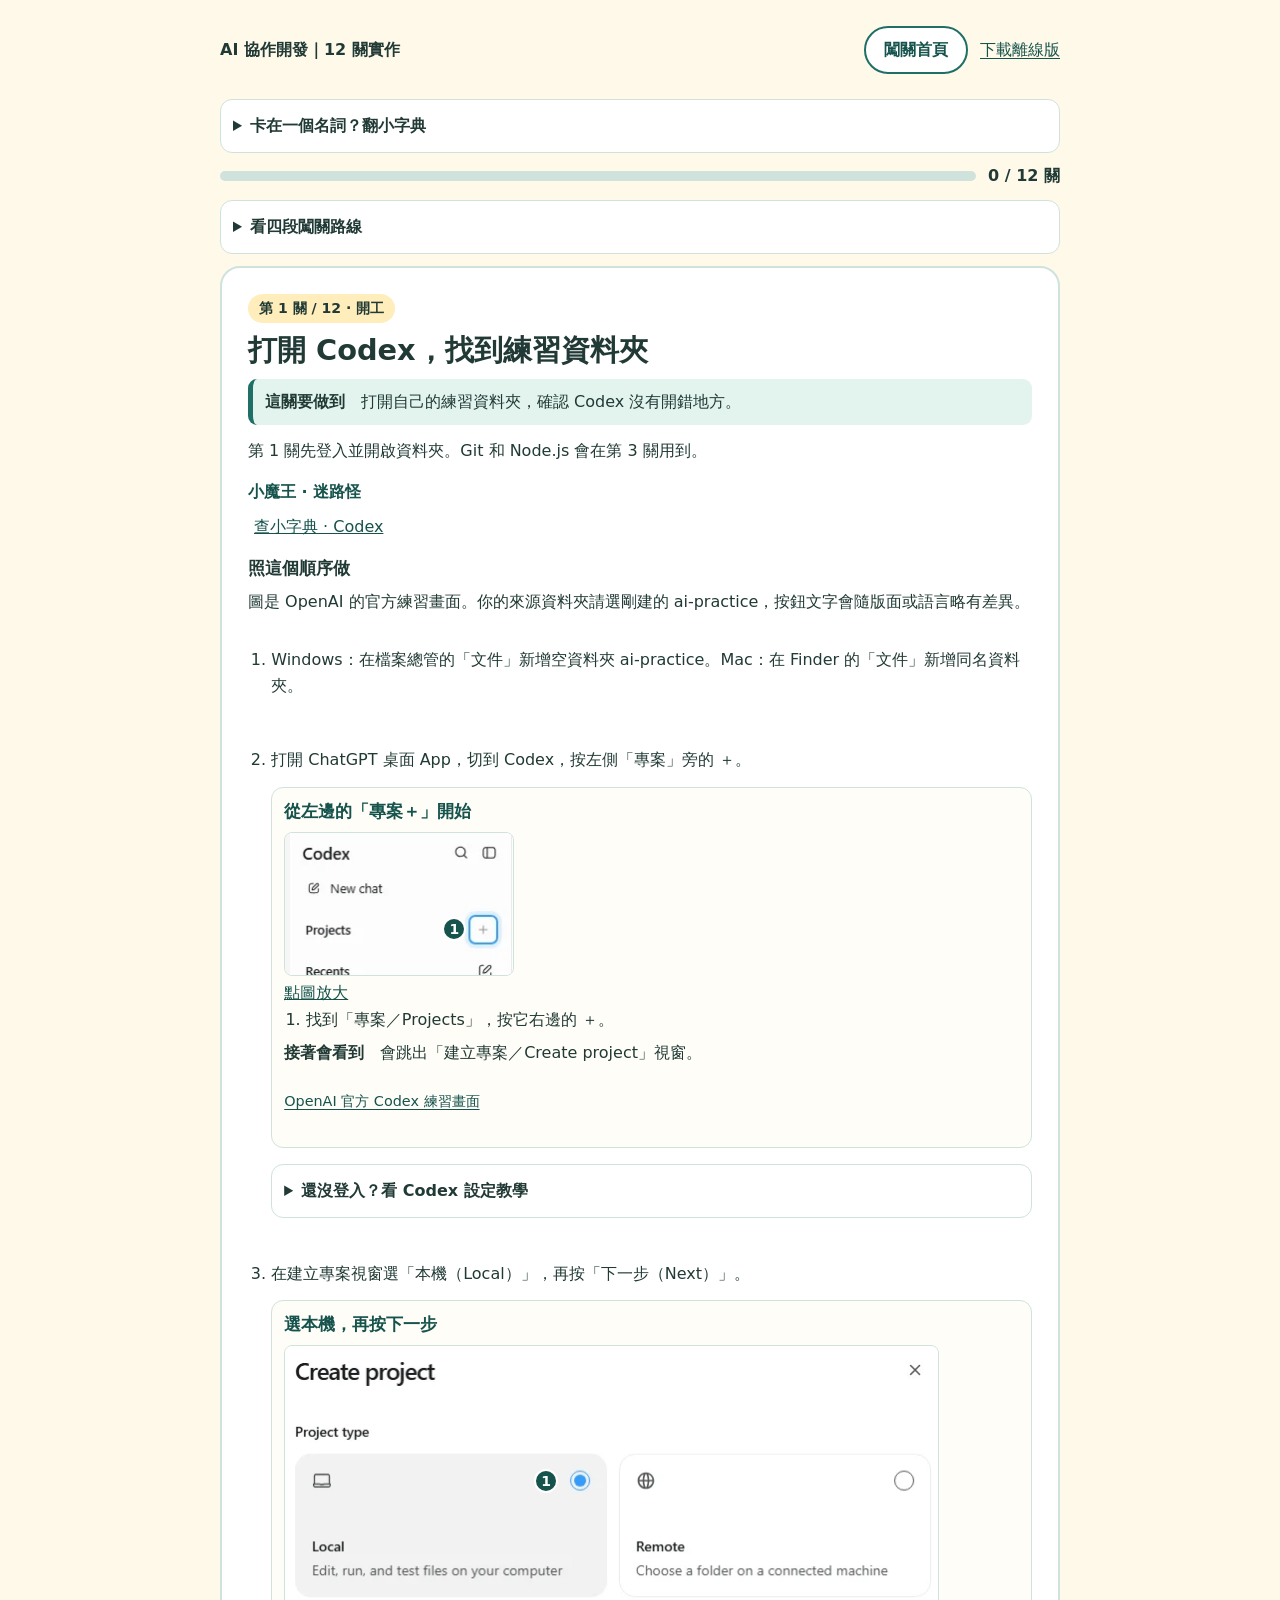
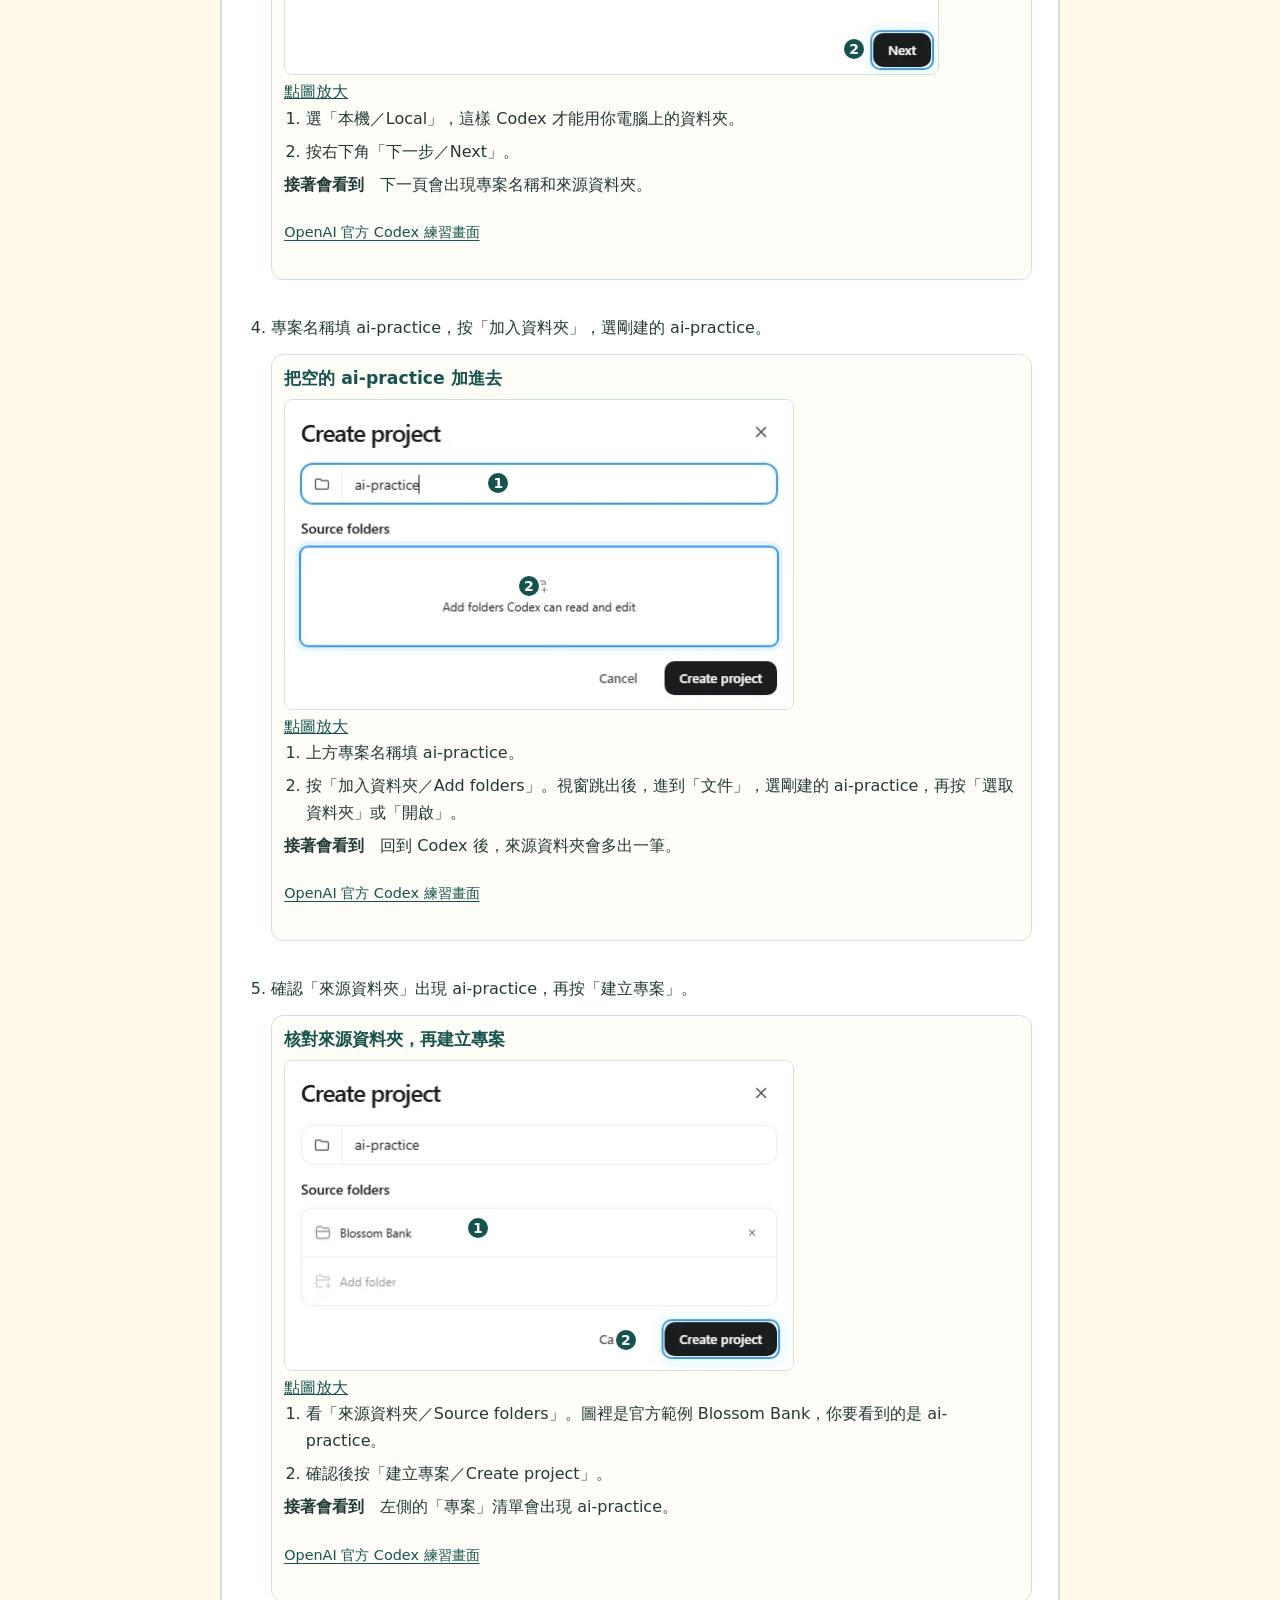
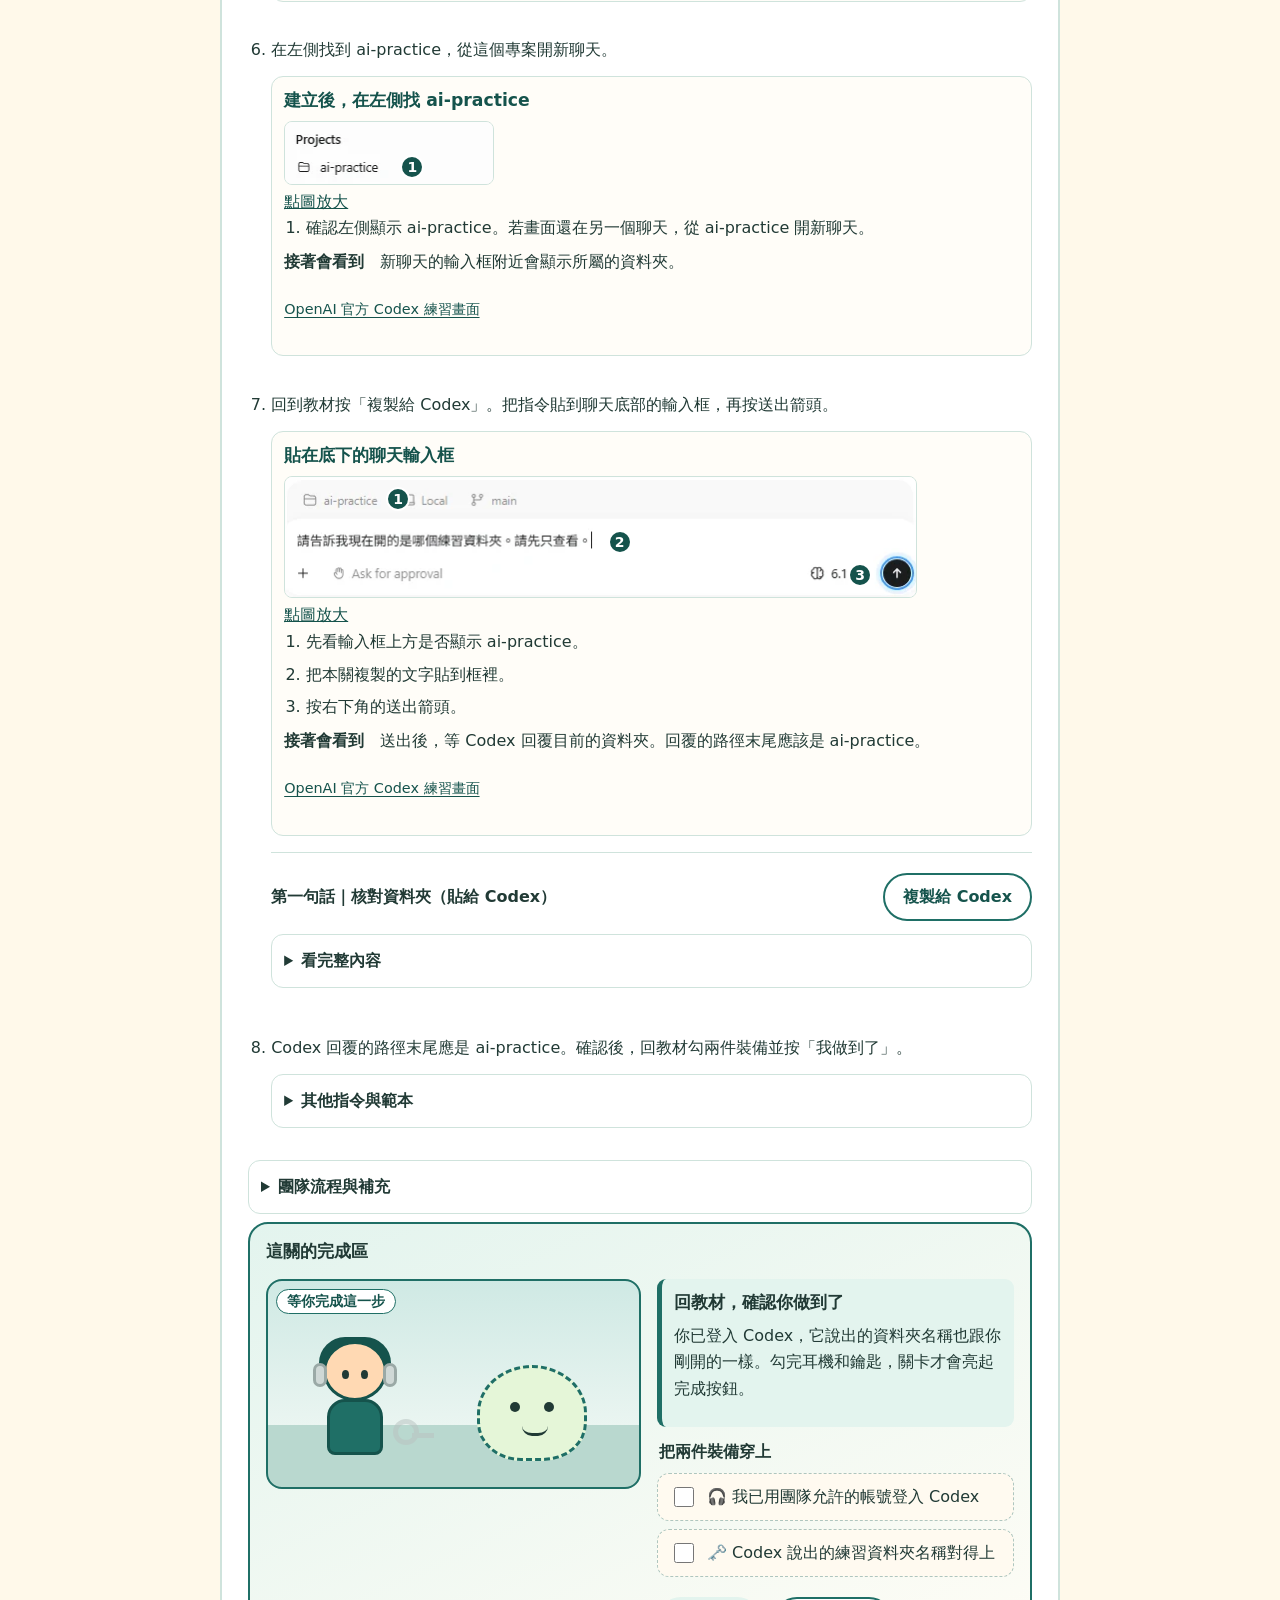
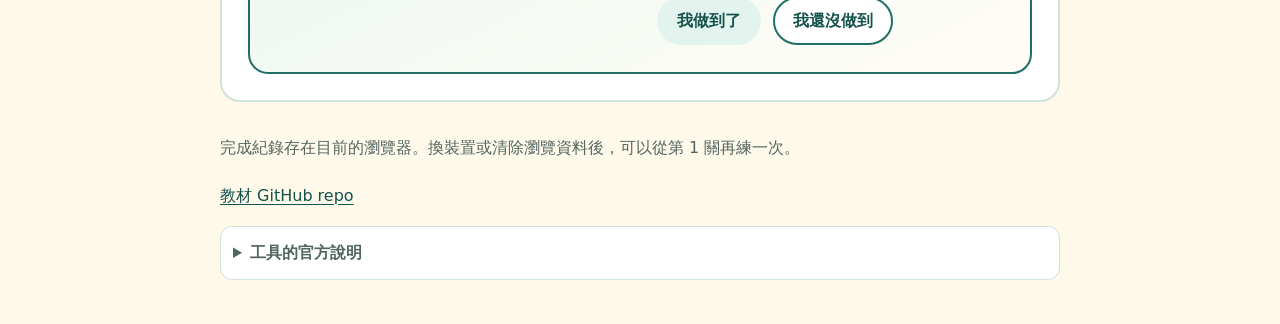
<file: site/branch.html>
<!doctype html><html lang="zh-Hant-TW"><head><meta charset="utf-8"><meta name="viewport" content="width=device-width,initial-scale=1"><title>AI 協作開發｜12 關實作</title><style>
:root {
  --sea:#1f6f66; --sea-dark:#15534c; --yolk:#f4b43a; --cream:#fff9ea;
  --ink:#213a35; --muted:#526660; --line:#cfe3dc; --mint:#e3f4ee;
}
* { box-sizing:border-box }
[hidden] { display:none !important }
body { margin:0; background:var(--cream); color:var(--ink); font:16px/1.65 "Noto Sans TC","Microsoft JhengHei",system-ui,sans-serif }
a { color:var(--sea-dark); text-underline-offset:.2em }
button { font:inherit }
:focus-visible { outline:3px solid #0b4fd1; outline-offset:3px }
.wrap { width:min(100%,880px); margin:auto; padding:16px 20px 36px }
.skip { position:absolute; left:12px; top:-120px }
.skip:focus { top:8px; background:white; z-index:1; padding:8px }
.top { display:flex; justify-content:space-between; align-items:center; flex-wrap:wrap; gap:8px 18px; margin-bottom:14px }
.top a, footer a { display:inline-flex; align-items:center; min-height:44px }
h1,h2,h3,p { overflow-wrap:anywhere }
h1,h2,h3 { line-height:1.3; margin:0 0 .6rem }
h1 { font-size:clamp(1.65rem,5vw,2.45rem) }
h2 { font-size:clamp(1.32rem,4vw,1.8rem) }
h3 { font-size:1.08rem }
p { margin:.45em 0 .8em }
.card { border:2px solid var(--line); border-radius:20px; background:#fff; padding:clamp(15px,3vw,26px); margin:12px 0 }
.welcome { display:grid; grid-template-columns:minmax(0,1fr) auto; gap:12px 20px; align-items:center }
.welcome p { max-width:56ch }
.welcome .sprout { transform:scale(1.25); margin-inline:12px }
.tag { display:inline-block; border-radius:99px; background:#ffedbb; padding:3px 11px; font-size:.88rem; font-weight:700; margin-bottom:.55rem }
.btn { min-height:48px; padding:8px 18px; border:2px solid transparent; border-radius:99px; color:#fff; background:var(--sea); font-weight:700; cursor:pointer }
.btn.alt { color:var(--sea-dark); border-color:var(--sea); background:#fff }
.btn.reward-next { background:var(--yolk); color:var(--ink) }
.btn[disabled] { color:var(--sea-dark); background:var(--mint); cursor:default }
.row { display:flex; flex-wrap:wrap; align-items:center; gap:8px 12px; margin:.65em 0 }
.progress-track { min-width:100px; flex:1; height:10px; border-radius:9px; background:var(--line); overflow:hidden }
.progress-track i { display:block; height:100%; width:0; background:var(--sea) }
details { background:#fff; border:1px solid var(--line); border-radius:12px; padding:4px 12px; margin:8px 0 }
summary { cursor:pointer; font-weight:700; min-height:44px; align-content:center }
.map { list-style:none; padding:0; margin:6px 0 12px; display:grid; grid-template-columns:repeat(4,minmax(0,1fr)); gap:8px }
.map button { width:100%; min-height:60px; border:1px solid var(--line); border-radius:12px; background:#fff; color:var(--ink); padding:6px; cursor:pointer; overflow-wrap:anywhere }
.map button span { display:block; font-weight:700; color:var(--sea-dark) }
.map button[aria-current=true] { border:2px solid var(--sea) }
.map button[aria-disabled=true] { border-style:dashed; color:var(--muted); cursor:not-allowed }
.map button[data-done] { background:var(--mint) }
.route-line { display:flex; flex-wrap:wrap; gap:8px; list-style:none; padding:0; margin:12px 0 }
.route-line li { background:var(--mint); padding:6px 10px; border-radius:9px; overflow-wrap:anywhere }
.lesson-goal { background:var(--mint); border-left:5px solid var(--sea); border-radius:9px; padding:10px 12px }
.lesson-boss { margin:14px 0 0; color:var(--sea-dark) }
.instructions { padding-inline-start:1.35em }
.instructions li + li { margin-block-start:.4em }
.prompt { border-block-start:1px solid var(--line); padding-block-start:10px; margin-block:12px }
.prompt strong { flex:1 1 180px }
.feedback,.recovery { color:var(--sea-dark); overflow-wrap:anywhere }
.recovery { background:#fff2cd; border-radius:10px; padding:10px 12px }
pre { white-space:pre-wrap; overflow-wrap:anywhere; padding:12px; background:#f6f3e9; border-radius:10px; max-height:320px; overflow:auto; font:.92rem/1.65 Consolas,"Microsoft JhengHei",monospace }
.result { background:var(--mint); border-left:5px solid var(--sea); border-radius:9px; padding:12px }
.reward { background:#fff2cd; border:1px solid #e9cb7c; border-radius:14px; padding:12px }
.sprout { position:relative; width:72px; height:76px; flex:none }
.sprout .stem { position:absolute; bottom:6px; left:34px; width:5px; height:42px; background:var(--sea-dark); border-radius:4px }
.sprout .leaf { position:absolute; bottom:38px; width:30px; height:20px; background:var(--sea); border-radius:2px 20px 2px 20px }
.sprout .left { left:7px; transform:scaleX(-1) rotate(-12deg) }
.sprout .right { left:37px; transform:rotate(-12deg) }
.sprout .soil { position:absolute; bottom:0; left:12px; width:48px; height:14px; background:var(--yolk); border-radius:50% 50% 0 0 }
.star { position:absolute; left:27px; top:0; color:#955800; font-size:24px; line-height:1 }
@media (prefers-reduced-motion:no-preference) {
  .celebrate .leaf { animation:grow .7s ease-out both }
  .celebrate .star { animation:jump .8s ease-out both }
  @keyframes grow { from { opacity:0; transform:scale(.1) } }
  @keyframes jump { from { opacity:0; transform:translateY(35px) scale(.2) } }
}
footer { color:var(--muted); padding-top:14px }
.sr { position:absolute; width:1px; height:1px; padding:0; margin:-1px; overflow:hidden; clip-path:inset(50%); white-space:nowrap }
@media (max-width:570px) {
  .wrap { padding-inline:14px }
  .welcome { grid-template-columns:1fr }
  .welcome .sprout { display:none }
  .map { grid-template-columns:repeat(3,minmax(0,1fr)) }
}
@media print {
  body { background:white }
  main article[hidden] { display:block !important }
  .progress,.map-panel,.btn,.skip,.top,footer,.reward,.recovery { display:none !important }
  details:not([open]) > :not(summary) { display:block !important }
  pre { max-height:none; overflow:visible }
}
.milestone { position:relative; border:2px solid #e1b745; background:#fff1bd; isolation:isolate }
.recap { margin:12px 0; padding:12px; background:#fffdf5; border-radius:10px }
.fireworks { position:absolute; inset:0; pointer-events:none; overflow:hidden; z-index:-1 }
.fireworks span { position:absolute; color:#b2730a; top:16px; left:calc(15% + var(--i) * 17%); opacity:0; font-size:28px }
@media (prefers-reduced-motion:no-preference) {
  .completion-scene.celebrate .fireworks span { animation:stage-stars 1.15s ease-out both; animation-delay:calc(var(--i) * 55ms) }
  @keyframes stage-stars {
    0% { opacity:0; transform:translateY(38px) scale(.25) }
    32% { opacity:1; transform:translateY(-12px) scale(1.2) }
    100% { opacity:0; transform:translateY(-32px) scale(.8) }
  }
}

.stage{position:relative;height:210px;background:linear-gradient(#cfe9e4,#eaf5f1 70%,#b9d8cf 70%);border-radius:var(--r);overflow:hidden;border:2px solid var(--sea)}
/* 原創角色：領路人小嚮導 */
.hero-c{position:absolute;left:12%;bottom:26px;width:84px;height:120px}
.hero-c .hd{position:absolute;left:10px;top:0;width:64px;height:60px;background:#ffd9b3;border-radius:50%;border:3px solid var(--sea-d)}
.hero-c .hd::before,.hero-c .hd::after{content:"";position:absolute;top:26px;width:7px;height:9px;background:var(--ink);border-radius:50%}.hero-c .hd::before{left:16px}.hero-c .hd::after{right:16px}
.hero-c .hair{position:absolute;left:6px;top:-4px;width:72px;height:30px;background:var(--sea-d);border-radius:40px 40px 6px 6px}
.hero-c .bd{position:absolute;left:14px;top:58px;width:56px;height:56px;background:var(--sea);border-radius:18px 18px 8px 8px;border:3px solid var(--sea-d)}
.ear{position:absolute;top:22px;width:14px;height:24px;border-radius:7px;background:#cfd8d6;border:3px solid #9aa9a6;transition:.3s}.ear.l{left:0}.ear.r{right:0}
.eq-on .ear{background:var(--egg);border-color:#b17c10}
.keyb{position:absolute;right:-22px;top:78px;width:26px;height:26px;border:5px solid #b9c4c2;border-radius:50%;opacity:.55;transition:.3s}.keyb::after{content:"";position:absolute;left:14px;top:9px;width:22px;height:5px;background:inherit;background:#b9c4c2}
.eq-key .keyb{border-color:var(--egg);opacity:1}.eq-key .keyb::after{background:var(--egg)}
/* 友善小魔王：空白怪 */
.boss{position:absolute;right:14%;bottom:26px;width:110px;height:96px;background:#fff;border:3px dashed var(--sea);border-radius:50% 50% 40% 40%;transition:.4s}
.boss::before,.boss::after{content:"";position:absolute;top:34px;width:10px;height:10px;background:var(--ink);border-radius:50%}.boss::before{left:30px}.boss::after{right:30px}
.boss i{position:absolute;left:42px;top:58px;width:26px;height:10px;border-bottom:3px solid var(--ink);border-radius:0 0 20px 20px}
.boss.beat{transform:scale(.55) translateY(40px);opacity:.25;filter:grayscale(1)}
/* Original character art from the approved Claude Code prototype. */
:root { --sea-d:var(--sea-dark); --egg:var(--yolk); --r:16px }
.welcome { grid-template-columns:minmax(0,1.25fr) minmax(260px,1fr); background:linear-gradient(155deg,var(--mint),#fffdf6) }
.game-scene { margin:12px 0; max-width:560px }
.game-scene .boss { background:var(--monster,#fff) }
.game-scene .crown { position:absolute; top:-17px; left:30px; width:44px; height:24px; background:var(--yolk); clip-path:polygon(0 0,25% 42%,50% 0,75% 42%,100% 0,91% 100%,9% 100%) }
.game-scene .boss { --monster:#fff }
.game-scene .boss.leaf-boss { --monster:#e5f6d8 }
.game-scene .boss.pond-boss { --monster:#d9edf6 }
.game-scene .boss.sun-boss { --monster:#ffeed0 }
.game-scene .boss.crowned { border-style:solid; border-color:#a96812 }
.game-scene:has(.boss.crowned) { background:linear-gradient(#f9ead2,#fff3d6 70%,#ead4a8 70%) }
.gear-checks { border:0; padding:0; margin:12px 0 }
.gear-checks legend { font-weight:800 }
.gear-checks label { display:flex; align-items:center; gap:10px; background:#fffaf0; border:1px dashed #aec6bf; border-radius:12px; padding:9px 12px; margin:8px 0; min-height:48px; cursor:pointer }
.gear-checks label:has(:checked) { background:#fff1bd; border-style:solid; border-color:#b7861d }
.gear-checks input { width:20px; height:20px; flex:none; accent-color:var(--sea) }
.equipment section + section { border-top:1px solid var(--line); padding-top:14px }
.map-chapter { margin-block:10px }
.map-chapter .map { grid-template-columns:repeat(3,minmax(0,1fr)) }
.map button[data-big] { background:#fff3d6 }
.map button[data-big][data-done] { border-color:#92600d }
.milestone .recap h3 { color:var(--sea-dark) }
@media (max-width:570px) {
  .welcome { grid-template-columns:1fr }
  .game-scene.stage { height:145px }
  .game-scene .hero-c { left:10%; bottom:12px; transform:scale(.8); transform-origin:left bottom }
  .game-scene .boss { right:12%; bottom:12px; scale:.8; transform-origin:right bottom }
}
@media (prefers-reduced-motion:reduce) { .game-scene * { transition:none !important } }
@media print { .game-scene,.gear-checks { display:none !important } }
.walkthrough-shot { margin:14px 0; padding:12px 0; border-block-start:1px solid var(--line) }
.walkthrough-shot h3 { margin-block-start:0 }
.shot-frame { position:relative; width:min(100%,var(--shot-width)); line-height:0 }
.shot-frame img { display:block; width:100%; height:auto; border:1px solid var(--line); border-radius:8px }
.shot-point {
  position:absolute; display:grid; place-items:center; width:24px; height:24px; transform:translate(-50%,-50%);
  border:2px solid #fff; border-radius:50%; background:var(--sea-dark); color:#fff; font-weight:800; font-size:14px; line-height:1;
}
.shot-source { color:var(--muted); font-size:.9rem }
.shot-source a { display:inline-flex; align-items:center; min-height:44px }
@media print { .walkthrough-shot { break-inside:avoid } }
.lesson-steps { padding-inline-start:1.45em }
.lesson-steps > li { padding-block:8px; margin-block:12px }
.lesson-steps .walkthrough-shot { margin:9px 0 16px; padding:12px; background:#fffdf8; border:1px solid var(--line); border-radius:12px }
.lesson-steps .walkthrough-shot:last-child { margin-bottom:0 }
.lesson-steps figcaption h3 { color:var(--sea-dark) }
.shot-open { display:block; width:min(100%,var(--shot-width)); max-width:100%; min-height:44px; padding:0; border:0; background:none; color:var(--sea-dark); text-align:start; cursor:zoom-in }
.shot-open .shot-frame { display:block; width:100% }
.shot-open-label { display:inline-block; text-decoration:underline; margin-top:4px }
.shot-viewer { width:min(96vw,1040px); max-width:96vw; max-height:94vh; max-height:94dvh; padding:14px; border:1px solid var(--line); border-radius:15px; background:#fcfbf7; color:var(--ink) }
.shot-viewer::backdrop { background:#18302bd9 }
.shot-viewer-header { display:flex; align-items:center; justify-content:space-between; gap:8px 12px }
.shot-viewer-header h2 { font-size:1.15rem; margin:0 }
.shot-viewer-header form { flex:none }
.shot-viewer-canvas { overflow:auto; max-height:73vh; max-height:73dvh }
.shot-viewer-canvas .shot-frame { display:block; width:max(100%,var(--shot-width)); max-width:none }
.shot-viewer-hint { margin:7px 0 0; color:var(--muted) }
@media print { .shot-viewer,.shot-open-label { display:none !important } }
.copy-guide { margin:8px 0 12px; padding:10px 12px 10px 32px; background:#e8f4ef; border-radius:10px }
.copy-guide li + li { margin-top:7px }
.copy-guide strong,.copy-guide span { display:block }
.copy-guide strong { color:var(--sea-dark) }
.copy-guide span { overflow-wrap:anywhere }

.lesson-completion {
  display:grid; gap:10px; scroll-margin-top:8px;
  border:2px solid var(--sea); border-radius:20px; padding:10px;
  background:linear-gradient(155deg,var(--mint),#fffdf6);
}
.lesson-completion > h3 { margin:0 }
.completion-panel { min-width:0 }
.completion-scene.game-scene { width:100%; max-width:none; margin:0 }
.completion-scene .stage-badge {
  position:absolute; top:8px; left:8px; z-index:2; padding:2px 10px;
  border:1px solid var(--sea); border-radius:99px; background:#fff; color:var(--sea-dark);
  font-size:.85rem; font-weight:700; line-height:1.4;
}
.completion-scene .scene-reward { position:absolute; right:16%; bottom:12px; visibility:hidden }
.completion-scene.is-complete .scene-reward { visibility:visible }
.completion-scene .boss.beat { opacity:0; visibility:hidden; transition:transform .45s,opacity .45s,visibility 0s .45s }
.completion-scene:not(.celebrate) .boss { transition:none }
.completion-scene.is-complete .hero-c .bd { background:#2a8a7e; box-shadow:0 0 0 4px #fff1bd }
.completion-scene .fireworks { z-index:1 }
.lesson-completion .recap { margin:0; border:1px solid #e9cb7c }
@media (max-width:699px) { .completion-scene.game-scene.stage { height:145px } }
@media (min-width:700px) {
  .lesson-completion { grid-template-columns:minmax(0,1.05fr) minmax(0,1fr); padding:16px; gap:16px }
  .lesson-completion > h3,.lesson-completion .recap { grid-column:1/-1 }
  .completion-scene .scene-reward { bottom:26px }
}
@media print { .lesson-completion { display:block; border:0 } }
.glossary input { width:100%; min-height:44px; padding:8px 10px; font:inherit; border:1px solid #526660; border-radius:8px }
.glossary label { display:block; font-weight:700 }
.glossary dl { margin:6px 0 }
.glossary [data-term] { border-block-start:1px solid #cfe3dc; padding:10px 0 }
.glossary dt { font-weight:800; color:#15534c }
.glossary dd { margin:4px 0 0; overflow-wrap:anywhere }
.glossary [hidden] { display:none !important }
.term-link { margin:0 0 8px; min-height:44px; border:0; background:transparent; color:#15534c; text-decoration:underline; font:inherit; cursor:pointer }
</style></head><body data-entry="branch"><a class="skip" href="#main">跳到課程內容</a><div class="wrap"><header class="top"><strong>AI 協作開發｜12 關實作</strong><div class="row"><button class="btn alt" type="button" id="back-home">闖關首頁</button><a href="handbook.html" download>下載離線版</a></div></header><main id="main" tabindex="-1"><section class="card welcome" id="welcome"><div><h1 tabindex="-1">做一個你想用的功能</h1><p>想讓搜尋更好用，或加一個常用的按鈕？跟著這 12 關，把點子說給 AI 聽，做出一個可以親手試的小版本。</p><ol class="route-line"><li>說清楚想改什麼</li><li>用 AI 做出一小版</li><li>親手測試</li><li>交給團隊審查</li></ol><p>用電腦開啟 Codex，就可以先從空資料夾練習。最後帶上你自己的點子，和 Kevin 及隊友一起看怎麼加進團隊系統。</p><button type="button" class="btn" id="start">開始第 1 關</button></div><div class="stage game-scene" aria-hidden="true"><div class="hero-c"><div class="hair"></div><div class="hd"></div><div class="bd"></div><span class="ear l"></span><span class="ear r"></span><span class="keyb"></span></div><div class="boss pond-boss crowned"><i></i><span class="crown"></span></div></div></section><details class="glossary" id="glossary"><summary>卡在一個名詞？翻小字典</summary><p>想到哪個就查哪個。可以打中文，也可以直接貼上看到的英文字。</p><label>查名詞 <input type="search" placeholder="例如 PR、分支、Node.js"></label><button type="button" class="term-link" data-glossary-return hidden>回到剛才的關卡</button><p role="status" data-glossary-status></p><dl><div data-term><dt>AI 助手（Codex／Claude）</dt><dd>可以先把 AI 當成一位搭檔。Codex 可以照你的要求讀程式、試改和跑測試。Claude 可以先畫給你看，也能幫忙找漏掉的地方。<br><strong>舉個例子：</strong>你說「搜尋前後有空白也要找得到」，再親手確認結果。</dd></div><div data-term><dt>專案（Project）</dt><dd>做一個工具需要的程式、資料和說明，放在同一個地方。<br><strong>舉個例子：</strong>第 1 關你自己建的 ai-practice，就是放這次練習檔案的地方。</dd></div><div data-term><dt>Node.js／LTS</dt><dd>這門課要用 Node.js 在你的電腦上跑搜尋練習和檢查。裝好後，Codex 才能幫你跑這份練習的測試，告訴你改完有沒有修好。純聊天、寫工單或看教材時，還用不到它。<br><strong>舉個例子：</strong>搜尋「入門」前後多了空白，本來找不到課程。修好後，請 Codex 用 Node.js 再跑一次，看同一筆輸入能不能找到「程式入門」。下載頁的 LTS 是長期支援版。團隊專案有指定版本時，就照專案說明安裝。</dd></div><div data-term><dt>終端機（Terminal／PowerShell）</dt><dd>可以用打字叫電腦做事的視窗。Windows 的 PowerShell 就是其中一種。<br><strong>舉個例子：</strong>輸入 node --version，是請電腦告訴你裝了哪個版本。</dd></div><div data-term><dt>Git／GitHub</dt><dd>Git 幫你記錄程式改了哪裡。GitHub 是團隊放程式、討論改動和請人審查的網站。<br><strong>舉個例子：</strong>在自己電腦存一筆 Git 紀錄。等對方確認可以送出，再放到 GitHub。</dd></div><div data-term><dt>程式庫（Repository／Repo）</dt><dd>一個專案的檔案和修改紀錄放在一起的地方。<br><strong>舉個例子：</strong>Kevin 傳來的 GitHub 練習專案連結，通常會帶你到 repo。</dd></div><div data-term><dt>工單（Issue）</dt><dd>一張寫清楚想改什麼、怎麼重現和怎樣算做好的工作單。<br><strong>舉個例子：</strong>「貼上前後有空白的『入門』也要找到課程」比「搜尋怪怪的」好懂。</dd></div><div data-term><dt>分支（Branch／main）</dt><dd>分支是從某一版開出來的工作線。團隊常把主要版本叫 main。<br><strong>舉個例子：</strong>把搜尋修改放在這張工單的分支上，團隊可以先看過。</dd></div><div data-term><dt>存一版（Commit）</dt><dd>把這次挑好的改動存成一筆版本紀錄，順便寫一句改了什麼。<br><strong>舉個例子：</strong>例如「讓搜尋忽略前後空白」。之後能找到這次改過哪些檔案。</dd></div><div data-term><dt>送到 GitHub（Push）</dt><dd>把你電腦上的版本紀錄送到 GitHub，讓隊友也看得到。<br><strong>舉個例子：</strong>先確認要送到哪個專案和分支，再依團隊授權送出。</dd></div><div data-term><dt>審查頁（Pull Request／PR／Draft PR）</dt><dd>PR 是給隊友看這批改動的頁面。Draft PR 還在準備中。<br><strong>舉個例子：</strong>你可以放工單、測試結果和畫面，請 IT 幫忙看空查詢的結果。</dd></div><div data-term><dt>合併／部署（Merge／Deploy）</dt><dd>合併是把通過審查的改動接回團隊的版本。部署是把某個版本送到大家實際使用的環境。<br><strong>舉個例子：</strong>團隊把修改合進主版本後，會依流程決定何時讓使用者用到。</dd></div><div data-term><dt>測試／自動檢查（Test／CI）</dt><dd>測試是照一個方法確認結果。CI 可以在 GitHub 自動跑團隊設定的檢查。<br><strong>舉個例子：</strong>先用同一個輸入試兩次。一開始找不到課程，修完後找得到。</dd></div><div data-term><dt>重現／驗收</dt><dd>重現是照相同步驟再看一次問題。驗收是依約好的結果親手試，確認這次做對了。<br><strong>舉個例子：</strong>一開始先搜帶空白的『入門』，修完後再用同一個輸入檢查。</dd></div><div data-term><dt>README</dt><dd>專案附的使用說明，通常會寫怎麼開起來、怎麼試。<br><strong>舉個例子：</strong>關掉練習工具，再照 README 自己打開一次。</dd></div><div data-term><dt>AI 分工（Agent）</dt><dd>把不同工作分給不同的 AI，說清楚各自要看什麼、交什麼、何時停。<br><strong>舉個例子：</strong>Codex 改檔，Claude 只看差異、找漏測的地方，最後由你確認。</dd></div></dl></details><div class="row progress"><div class="progress-track" id="progress" role="progressbar" aria-label="完成關卡數" aria-valuemin="0" aria-valuemax="12" aria-valuenow="0"><i></i></div><b id="count"></b></div><details class="map-panel"><summary>看四段闖關路線</summary><section class="map-chapter"><h3>第一段｜讓 AI 聽懂你</h3><ol class="map"><li><button type="button" data-level="0"><span>1 關</span>打開 Codex，找到練習資料夾</button></li><li><button type="button" data-level="1"><span>2 關</span>把工作方式告訴 Codex</button></li><li><button type="button" data-level="2" data-big><span>3 關 · 大魔王</span>先看一次搜尋為什麼失敗</button></li></ol></section><section class="map-chapter"><h3>第二段｜修好第一個問題</h3><ol class="map"><li><button type="button" data-level="3"><span>4 關</span>寫一張隊友看得懂的工單</button></li><li><button type="button" data-level="4"><span>5 關</span>開一個分支，放心試改</button></li><li><button type="button" data-level="5" data-big><span>6 關 · 大魔王</span>只改一處，看搜尋結果回來</button></li></ol></section><section class="map-chapter"><h3>第三段｜把修改交給隊友</h3><ol class="map"><li><button type="button" data-level="6"><span>7 關</span>自己試一次，再把這一版存好</button></li><li><button type="button" data-level="7"><span>8 關</span>開一張審查草稿</button></li><li><button type="button" data-level="8" data-big><span>9 關 · 大魔王</span>請 IT 幫忙看一個重點</button></li></ol></section><section class="map-chapter"><h3>第四段｜做出自己的小功能</h3><ol class="map"><li><button type="button" data-level="9"><span>10 關</span>先量一次，再決定值不值得改</button></li><li><button type="button" data-level="10"><span>11 關</span>從空資料夾做出一個小工具</button></li><li><button type="button" data-level="11" data-big><span>12 關 · 大魔王</span>把自己的點子加進剛做的工具</button></li></ol></section></details><article class="card" id="setup" data-lesson hidden><span class="tag">第 1 關 / 12 · 開工</span><h2 tabindex="-1">打開 Codex，找到練習資料夾</h2><p class="lesson-goal"><strong>這關要做到</strong>　打開自己的練習資料夾，確認 Codex 沒有開錯地方。</p><p>第 1 關先登入並開啟資料夾。Git 和 Node.js 會在第 3 關用到。</p><p class="lesson-boss"><strong>小魔王 · 迷路怪</strong></p><button type="button" class="term-link" data-glossary-open="Codex">查小字典 · Codex</button><section class="walkthrough"><h3>照這個順序做</h3><p>圖是 OpenAI 的官方練習畫面。你的來源資料夾請選剛建的 ai-practice，按鈕文字會隨版面或語言略有差異。</p><ol class="lesson-steps"><li><p>Windows：在檔案總管的「文件」新增空資料夾 ai-practice。Mac：在 Finder 的「文件」新增同名資料夾。</p></li><li><p>打開 ChatGPT 桌面 App，切到 Codex，按左側「專案」旁的 ＋。</p><figure class="walkthrough-shot"><figcaption><h3>從左邊的「專案＋」開始</h3></figcaption><button type="button" class="shot-open" data-shot-open style="--shot-width:230px" aria-label="放大：從左邊的「專案＋」開始"><span class="shot-frame" style="--shot-width:230px"><img src="./screenshots/codex-project-plus.webp" width="230" height="144" loading="lazy" decoding="async" alt="官方練習畫面的 Codex 側欄，Projects 右邊有一個＋。"><span aria-hidden="true"><span class="shot-point" style="left:74%;top:67%">1</span></span></span><span class="shot-open-label" aria-hidden="true">點圖放大</span></button><ol class="instructions"><li>找到「專案／Projects」，按它右邊的 ＋。</li></ol><p><strong>接著會看到</strong>　會跳出「建立專案／Create project」視窗。</p><p class="shot-source"><a href="https://learn.chatgpt.com/training/codex-lab/index.html?step=project">OpenAI 官方 Codex 練習畫面</a></p></figure><details class="equipment"><summary>還沒登入？看 Codex 設定教學</summary><section><h3>Codex 耳機｜先登入，再打開資料夾</h3><p><strong>為什麼要準備？</strong> 讓 Codex 在正確的地方陪你試。先確認開的是練習資料夾，之後才請它看程式或動手改。</p><p><strong>哪一關會用到？</strong> 第 1 關，第一次打開練習資料夾。</p><ol class="instructions"><li>打開 Codex 桌面 App，用團隊允許的帳號登入。</li><li>切到 Codex，Windows 按 Ctrl + O，Mac 按 Command + O，再選「文件」裡的 ai-practice。</li></ol><p><strong>怎麼知道準備好了？</strong> 你已登入可使用的帳號，Codex 說的資料夾名稱也跟你剛開的一樣。</p><p><a href="https://learn.chatgpt.com/docs/app">桌面 App 官方說明</a></p><p>可以用已登入的 Codex 請它協助。如果目前還登入不了，先從下方官方說明開始，或請 Kevin 帶你開起來。</p><div class="prompt"><div class="row"><strong>請 Codex 帶我準備 Codex（貼給 Codex）</strong><button type="button" class="btn alt" data-copy>複製給 Codex</button></div><p class="feedback" role="status"></p><ol class="copy-guide" hidden><li><strong>貼到這裡</strong><span>如果已經能用 Codex，貼到現在的聊天輸入框。還無法登入時，先照這張裝備卡的官方說明。</span></li><li><strong>看到這個結果</strong><span>你已登入，Codex 能說出你剛建的 ai-practice 資料夾。</span></li><li><strong>回教材接著做</strong><span>回第一關底部勾選兩件裝備，再按「我做到了」。</span></li></ol><details><summary>看完整內容</summary><pre tabindex="0">請一次一步帶我確認 Codex 已登入可使用的帳號，且開的是我剛建立的空資料夾 ai-practice。每一步先說我要按哪裡、會看到什麼，等我回覆再繼續。登入由我自己在官方畫面操作。如果我還打不開 Codex，請指引我看官方桌面 App 說明，或請 Kevin 協助。</pre></details></div></section></details></li><li><p>在建立專案視窗選「本機（Local）」，再按「下一步（Next）」。</p><figure class="walkthrough-shot"><figcaption><h3>選本機，再按下一步</h3></figcaption><button type="button" class="shot-open" data-shot-open style="--shot-width:655px" aria-label="放大：選本機，再按下一步"><span class="shot-frame" style="--shot-width:655px"><img src="./screenshots/codex-project-local.webp" width="655" height="329" loading="lazy" decoding="async" alt="建立專案視窗，Local 已選取，右下角有 Next。"><span aria-hidden="true"><span class="shot-point" style="left:40%;top:41%">1</span><span class="shot-point" style="left:87%;top:92%">2</span></span></span><span class="shot-open-label" aria-hidden="true">點圖放大</span></button><ol class="instructions"><li>選「本機／Local」，這樣 Codex 才能用你電腦上的資料夾。</li><li>按右下角「下一步／Next」。</li></ol><p><strong>接著會看到</strong>　下一頁會出現專案名稱和來源資料夾。</p><p class="shot-source"><a href="https://learn.chatgpt.com/training/codex-lab/index.html?step=project">OpenAI 官方 Codex 練習畫面</a></p></figure></li><li><p>專案名稱填 ai-practice，按「加入資料夾」，選剛建的 ai-practice。</p><figure class="walkthrough-shot"><figcaption><h3>把空的 ai-practice 加進去</h3></figcaption><button type="button" class="shot-open" data-shot-open style="--shot-width:510px" aria-label="放大：把空的 ai-practice 加進去"><span class="shot-frame" style="--shot-width:510px"><img src="./screenshots/codex-project-add-folder.webp" width="510" height="310" loading="lazy" decoding="async" alt="建立專案表單，名稱是 ai-practice，下方有加入來源資料夾的區域。"><span aria-hidden="true"><span class="shot-point" style="left:42%;top:27%">1</span><span class="shot-point" style="left:48%;top:60%">2</span></span></span><span class="shot-open-label" aria-hidden="true">點圖放大</span></button><ol class="instructions"><li>上方專案名稱填 ai-practice。</li><li>按「加入資料夾／Add folders」。視窗跳出後，進到「文件」，選剛建的 ai-practice，再按「選取資料夾」或「開啟」。</li></ol><p><strong>接著會看到</strong>　回到 Codex 後，來源資料夾會多出一筆。</p><p class="shot-source"><a href="https://learn.chatgpt.com/training/codex-lab/index.html?step=project">OpenAI 官方 Codex 練習畫面</a></p></figure></li><li><p>確認「來源資料夾」出現 ai-practice，再按「建立專案」。</p><figure class="walkthrough-shot"><figcaption><h3>核對來源資料夾，再建立專案</h3></figcaption><button type="button" class="shot-open" data-shot-open style="--shot-width:510px" aria-label="放大：核對來源資料夾，再建立專案"><span class="shot-frame" style="--shot-width:510px"><img src="./screenshots/codex-project-source.webp" width="510" height="310" loading="lazy" decoding="async" alt="來源資料夾清單有官方練習使用的 Blossom Bank，右下角是 Create project。"><span aria-hidden="true"><span class="shot-point" style="left:38%;top:54%">1</span><span class="shot-point" style="left:67%;top:90%">2</span></span></span><span class="shot-open-label" aria-hidden="true">點圖放大</span></button><ol class="instructions"><li>看「來源資料夾／Source folders」。圖裡是官方範例 Blossom Bank，你要看到的是 ai-practice。</li><li>確認後按「建立專案／Create project」。</li></ol><p><strong>接著會看到</strong>　左側的「專案」清單會出現 ai-practice。</p><p class="shot-source"><a href="https://learn.chatgpt.com/training/codex-lab/index.html?step=project">OpenAI 官方 Codex 練習畫面</a></p></figure></li><li><p>在左側找到 ai-practice，從這個專案開新聊天。</p><figure class="walkthrough-shot"><figcaption><h3>建立後，在左側找 ai-practice</h3></figcaption><button type="button" class="shot-open" data-shot-open style="--shot-width:210px" aria-label="放大：建立後，在左側找 ai-practice"><span class="shot-frame" style="--shot-width:210px"><img src="./screenshots/codex-project-sidebar.webp" width="210" height="62" loading="lazy" decoding="async" alt="Codex 的 Projects 底下顯示新建的 ai-practice 專案。"><span aria-hidden="true"><span class="shot-point" style="left:61%;top:72%">1</span></span></span><span class="shot-open-label" aria-hidden="true">點圖放大</span></button><ol class="instructions"><li>確認左側顯示 ai-practice。若畫面還在另一個聊天，從 ai-practice 開新聊天。</li></ol><p><strong>接著會看到</strong>　新聊天的輸入框附近會顯示所屬的資料夾。</p><p class="shot-source"><a href="https://learn.chatgpt.com/training/codex-lab/index.html?step=project">OpenAI 官方 Codex 練習畫面</a></p></figure></li><li><p>回到教材按「複製給 Codex」。把指令貼到聊天底部的輸入框，再按送出箭頭。</p><figure class="walkthrough-shot"><figcaption><h3>貼在底下的聊天輸入框</h3></figcaption><button type="button" class="shot-open" data-shot-open style="--shot-width:633px" aria-label="放大：貼在底下的聊天輸入框"><span class="shot-frame" style="--shot-width:633px"><img src="./screenshots/codex-chat-paste.webp" width="633" height="121" loading="lazy" decoding="async" alt="聊天輸入框上方顯示 ai-practice 和 Local，裡面已貼入一句檢查資料夾的訊息，右下有送出箭頭。"><span aria-hidden="true"><span class="shot-point" style="left:18%;top:19%">1</span><span class="shot-point" style="left:53%;top:54%">2</span><span class="shot-point" style="left:91%;top:81%">3</span></span></span><span class="shot-open-label" aria-hidden="true">點圖放大</span></button><ol class="instructions"><li>先看輸入框上方是否顯示 ai-practice。</li><li>把本關複製的文字貼到框裡。</li><li>按右下角的送出箭頭。</li></ol><p><strong>接著會看到</strong>　送出後，等 Codex 回覆目前的資料夾。回覆的路徑末尾應該是 ai-practice。</p><p class="shot-source"><a href="https://learn.chatgpt.com/training/codex-lab/index.html?step=project">OpenAI 官方 Codex 練習畫面</a></p></figure><div class="prompt"><div class="row"><strong>第一句話｜核對資料夾（貼給 Codex）</strong><button type="button" class="btn alt" data-copy>複製給 Codex</button></div><p class="feedback" role="status"></p><ol class="copy-guide" hidden><li><strong>貼到這裡</strong><span>在 Codex 左側的 ai-practice 專案開新聊天，貼到聊天底部的輸入框。</span></li><li><strong>看到這個結果</strong><span>Codex 說的完整路徑，最後一段是 ai-practice。</span></li><li><strong>回教材接著做</strong><span>回第一關底部，勾選耳機和鑰匙，再按「我做到了」。</span></li></ol><details><summary>看完整內容</summary><pre tabindex="0">我在做第 1 關。請只看我現在打開的本機工作資料夾，回覆完整路徑和最後一段的名稱，讓我確認是不是剛開的 ai-practice。若沒有開啟資料夾，請一次教我一步，帶我在 Codex 選擇剛才空的練習資料夾。這一關先不要建立或修改任何檔案。</pre></details></div></li><li><p>Codex 回覆的路徑末尾應是 ai-practice。確認後，回教材勾兩件裝備並按「我做到了」。</p><details><summary>其他指令與範本</summary><div class="prompt"><div class="row"><strong>檢查練習工具（貼給 Codex）</strong><button type="button" class="btn alt" data-copy>複製給 Codex</button></div><p class="feedback" role="status"></p><ol class="copy-guide" hidden><li><strong>貼到這裡</strong><span>ai-practice 專案裡，前面練習的同一個 Codex 聊天。</span></li><li><strong>看到這個結果</strong><span>Codex 回報 Git 和 Node.js 的版本，或告訴你缺哪一個。</span></li><li><strong>回教材接著做</strong><span>缺工具先展開「看準備與安裝教學」。第 1 關核對好資料夾後，就可以勾裝備過關。</span></li></ol><details><summary>看完整內容</summary><pre tabindex="0">請檢查這台電腦的 Git 和 Node.js 能不能用，回報兩個版本號。缺少時告訴我該請誰協助，先不要自行安裝或修改任何設定。</pre></details></div><div class="prompt"><div class="row"><strong>團隊設定卡（給 Kevin 填寫）</strong><button type="button" class="btn alt" data-copy>複製範本</button></div><p class="feedback" role="status"></p><details><summary>看完整內容</summary><pre tabindex="0">第 1–10 關的空資料夾（預設 ai-practice）：
第 11–12 關的空資料夾（預設 my-first-tool）：
GitHub 送審練習的連結（選做）：
遇到問題可以問誰：
正式專案／預設分支：
啟動與檢查方式：
預覽由誰確認：
GitHub 審查人／IT 通知對象及管道：
什麼時候通知 IT：
誰可以合併或部署：
Claude 可使用的資料範圍與共用產品體驗標準位置：</pre></details></div></details></li></ol></section><details><summary>團隊流程與補充</summary><p>設定卡先填前三行就能開始第一堂，其餘欄位在接正式任務前補齊；IT 窗口、通知管道與時機一律以這張卡為準。Git 用來記錄修改，Node.js 用來跑本課程的小測試，版本依專案 README。Git 提交身分使用團隊認可的姓名與電郵。只有需要讓 Codex 從終端操作 GitHub 時才加裝 GitHub CLI，並以官方登入流程登入後核對帳號。Claude Code 等做到複核或設計時，再依團隊允許的帳號、方案與資料範圍安裝。憑證依團隊方式設定，練習一律使用假資料。</p></details><section class="lesson-completion" tabindex="-1" aria-labelledby="completion-setup"><h3 id="completion-setup">這關的完成區</h3><div class="stage game-scene completion-scene" aria-hidden="true"><span class="stage-badge">等你完成這一步</span><div class="hero-c"><div class="hair"></div><div class="hd"></div><div class="bd"></div><span class="ear l"></span><span class="ear r"></span><span class="keyb"></span></div><div class="boss leaf-boss"><i></i></div><div class="scene-reward"><div class="sprout" aria-hidden="true"><i class="stem"></i><i class="leaf left"></i><i class="leaf right"></i><i class="soil"></i></div></div></div><div class="completion-panel"><div class="completion-check"><div class="result"><h3>回教材，確認你做到了</h3><p>你已登入 Codex，它說出的資料夾名稱也跟你剛開的一樣。勾完耳機和鑰匙，關卡才會亮起完成按鈕。</p></div><fieldset class="gear-checks"><legend>把兩件裝備穿上</legend><label><input type="checkbox" data-self-check data-gear="ear">🎧 我已用團隊允許的帳號登入 Codex</label><label><input type="checkbox" data-self-check data-gear="key">🗝️ Codex 說出的練習資料夾名稱對得上</label></fieldset><div class="row"><button type="button" class="btn" data-action="complete">我做到了</button><button type="button" class="btn alt" data-action="help">我還沒做到</button></div><p class="recovery" hidden>找不到「專案＋」？先確認目前是桌面 App 的 Codex 模式。Windows 可以按 Ctrl + O，Mac 按 Command + O，直接選「文件」下的 ai-practice。若結果不對，回到第 1 關第 5 步，核對來源資料夾。</p></div><div class="reward" hidden><h3>你練會了這一步</h3><p>你會確認 Codex 開對了資料夾。</p><button type="button" class="btn reward-next" data-action="next">前往第 2 關</button></div></div></section></article><article class="card" id="codex-standing-prompt" data-lesson hidden><span class="tag">第 2 關 / 12 · 開工</span><h2 tabindex="-1">把工作方式告訴 Codex</h2><p class="lesson-goal"><strong>這關要做到</strong>　讓 Codex 看完現況，等你交代任務再動手。</p><p>延續剛才在 ai-practice 開的聊天。後面的搜尋練習會繼續用這個聊天。</p><p class="lesson-boss"><strong>小魔王 · 搶快怪</strong></p><button type="button" class="term-link" data-glossary-open="AI 助手">查小字典 · AI 助手</button><section class="walkthrough"><h3>照這個順序做</h3><p>用第 1 關同一個聊天。圖片裡是第一關的文字，這次貼第二關的指令。</p><ol class="lesson-steps"><li><p>確認目前開的是練習資料夾。</p></li><li><p>把整段工作指令貼上。</p><figure class="walkthrough-shot"><figcaption><h3>貼在底下的聊天輸入框</h3></figcaption><button type="button" class="shot-open" data-shot-open style="--shot-width:633px" aria-label="放大：貼在底下的聊天輸入框"><span class="shot-frame" style="--shot-width:633px"><img src="./screenshots/codex-chat-paste.webp" width="633" height="121" loading="lazy" decoding="async" alt="聊天輸入框上方顯示 ai-practice 和 Local，裡面已貼入一句檢查資料夾的訊息，右下有送出箭頭。"><span aria-hidden="true"><span class="shot-point" style="left:18%;top:19%">1</span><span class="shot-point" style="left:53%;top:54%">2</span><span class="shot-point" style="left:91%;top:81%">3</span></span></span><span class="shot-open-label" aria-hidden="true">點圖放大</span></button><ol class="instructions"><li>先看輸入框上方是否顯示 ai-practice。</li><li>把本關複製的文字貼到框裡。</li><li>按右下角的送出箭頭。</li></ol><p><strong>接著會看到</strong>　送出後，等 Codex 回覆目前的資料夾。回覆的路徑末尾應該是 ai-practice。</p><p class="shot-source"><a href="https://learn.chatgpt.com/training/codex-lab/index.html?step=project">OpenAI 官方 Codex 練習畫面</a></p></figure><div class="prompt"><div class="row"><strong>常駐工作指令（整段貼給 Codex）</strong><button type="button" class="btn alt" data-copy>複製給 Codex</button></div><p class="feedback" role="status"></p><ol class="copy-guide" hidden><li><strong>貼到這裡</strong><span>ai-practice 專案裡，前面練習的同一個 Codex 聊天。</span></li><li><strong>看到這個結果</strong><span>Codex 回報資料夾與現況，停下來等你的任務。空資料夾還沒有分支也正常。</span></li><li><strong>回教材接著做</strong><span>回本關底部，按「我做到了」。</span></li></ol><details><summary>看完整內容</summary><pre tabindex="0">你是我的 AI 開發搭檔。用繁體中文協作，我負責需求、實際驗收與發布決定，你負責有授權的查找、修改、驗證與交接。

收到這段後，直接開始唯讀健檢。回報目前資料夾、Git remote（遮蔽憑證）、分支、工作區是否有未提交變更、讀到的 AGENTS.md 與 README，以及可用的啟動與驗證指令。若這裡沒有 Git 或專案，指出原因並建議最小下一步。這一步做完就等我指定第一張任務。

收到任務後：
1. 核對專案規則及 Issue。用一句話重述目標，寫下可觀察的驗收條件。需求明確就往下做。遇到會改變需求、權限不足或會覆蓋他人工作時，提出最需要我決定的一個問題。
2. 依專案規則確認 Issue 後，從最新指定基底建立對應分支。正式專案缺 Issue 時先擬草稿，收到建立授權才發到 GitHub。若團隊採工單分支規則，就從最新 origin/main 開 issue/&lt;編號&gt;-&lt;短名稱&gt;，優先使用獨立 worktree。
3. 涉及正式 UI、操作流程或使用者體驗時，先核對已有的確認稿。需要新稿時，準備交接給正確專案的本機 Claude Code，帶入共用產品體驗標準，取得可渲染稿與人員確認，再做正式實作。Claude 與 Codex 依序接手，同一時間只有一個人或工具寫入工作副本。
4. 維持小改動，沿用既有實作。執行與變更相稱的檢查，記下命令、結果、失敗或跳過原因。UI 依實際操作路徑驗收，使用測試或去識別資料。
5. 按授權與專案規則建立本機 commit，只納入本次檔案。回報 Issue、分支、commit、改動摘要、驗收結果和預覽證據。
6. 外部建立 Issue、push、開 PR、設為 Ready、外部通知、merge 與部署，依目前授權及專案規則辦理。沒有授權時只準備草稿。若團隊採預覽確認流程，push／開 PR 前先交預覽並取得對應確認，預設 Draft PR。檢查 PR head、CI、mergeability 及畫面證據，Ready 與通知 IT 依團隊流程。通知前核對對象、管道與內容，缺資料時先備通知稿。
7. 遇到錯誤先查原因並在授權內修復。使用官方登入流程，避免讀出或傳送密鑰及個資。交接時列出可重現證據和還需人員決定的事項。

任務格式：專案／Issue、我想改什麼、如何驗收、這次允許你做到哪一步。若我只提供目標，先查現況並在已授權範圍內推進。</pre></details></div></li><li><p>之後要交代新的任務時，可以複製這個格式作參考。新開聊天時，也可以再貼一次前一步的工作指令。</p><div class="prompt"><div class="row"><strong>之後交代任務的格式（貼給 Codex，先把括號換成你的內容）</strong><button type="button" class="btn alt" data-copy>複製給 Codex</button></div><p class="feedback" role="status"></p><ol class="copy-guide" hidden><li><strong>貼到這裡</strong><span>ai-practice 專案裡，前面練習的同一個 Codex 聊天。</span></li><li><strong>看到這個結果</strong><span>先把括號換成自己的內容。Codex 能用白話重述你要改什麼、做到哪一步。</span></li><li><strong>回教材接著做</strong><span>這是以後可以重用的格式。這關確認 Codex 已收到工作方式後，按「我做到了」。</span></li></ol><details><summary>看完整內容</summary><pre tabindex="0">專案／Issue：【填寫】
我想改什麼：【填寫】
如何驗收：【填寫】
這次允許你做到哪一步：只做到本機 commit 和預覽，外部操作等我指示。</pre></details></div></li></ol></section><details><summary>團隊流程與補充</summary><p>要長期沿用時，取得團隊同意後請 Codex 把共通規則併入專案適用的 AGENTS.md，並保留既有內容；之後開新聊天，驗證它能列出實際讀到的規則。專案名稱、授權範圍與 Issue 仍須逐次核對，不因寫進檔案就視為永久授權。分支、預覽確認與 Draft PR 規則依各專案的約定辦理。</p></details><section class="lesson-completion" tabindex="-1" aria-labelledby="completion-codex-standing-prompt"><h3 id="completion-codex-standing-prompt">這關的完成區</h3><div class="stage game-scene completion-scene" aria-hidden="true"><span class="stage-badge">等你完成這一步</span><div class="hero-c"><div class="hair"></div><div class="hd"></div><div class="bd"></div><span class="ear l"></span><span class="ear r"></span><span class="keyb"></span></div><div class="boss pond-boss"><i></i></div><div class="scene-reward"><div class="sprout" aria-hidden="true"><i class="stem"></i><i class="leaf left"></i><i class="leaf right"></i><i class="soil"></i></div></div></div><div class="completion-panel"><div class="completion-check"><div class="result"><h3>回教材，確認你做到了</h3><p>Codex 說出目前的資料夾，回報現況後停下來等你。空資料夾沒有分支或檔案也正常。</p></div><div class="row"><button type="button" class="btn" data-action="complete">我做到了</button><button type="button" class="btn alt" data-action="help">我還沒做到</button></div><p class="recovery" hidden>如果它直接開始改檔，先停下來，請它只看資料夾和現況。</p></div><div class="reward" hidden><h3>你練會了這一步</h3><p>你會先和 AI 約好怎麼一起工作。</p><button type="button" class="btn reward-next" data-action="next">前往第 3 關</button></div></div></section></article><article class="card" id="offline-search-practice" data-lesson hidden><span class="tag">第 3 關 / 12 · 開工</span><h2 tabindex="-1">先看一次搜尋為什麼失敗</h2><p class="lesson-goal"><strong>這關要做到</strong>　試出一次搜尋失敗，留著這個結果到第 6 關修。</p><p>在 ai-practice 先檢查 Git 和 Node.js，再做搜尋小題。這次看到 1 個失敗是預期結果。</p><p class="lesson-boss"><strong>大魔王 · 空白怪</strong></p><button type="button" class="term-link" data-glossary-open="測試">查小字典 · 測試</button><section class="walkthrough"><h3>照這個順序做</h3><ol class="lesson-steps"><li><p>貼「先檢查練習裝備」。如果 Codex 說缺 Git 或 Node.js，就在這一步展開「缺工具？看 Git 與 Node.js 安裝教學」。</p><figure class="walkthrough-shot"><figcaption><h3>看到兩個版本號，再開始</h3></figcaption><button type="button" class="shot-open" data-shot-open style="--shot-width:680px" aria-label="放大：看到兩個版本號，再開始"><span class="shot-frame" style="--shot-width:680px"><img src="./screenshots/tools-ready.webp" width="680" height="251" loading="lazy" decoding="async" alt="Git 和 Node.js 的實際版本檢查，各有一行版本號。"><span aria-hidden="true"><span class="shot-point" style="left:49%;top:49%">1</span><span class="shot-point" style="left:24%;top:82%">2</span></span></span><span class="shot-open-label" aria-hidden="true">點圖放大</span></button><ol class="instructions"><li>Git 會回覆 git version 和版本號。</li><li>Node.js 會回覆 v 開頭的版本號。</li></ol><p><strong>接著會看到</strong>　你的數字可能和圖不同。只要兩個工具都有回覆，就可以貼下一段指令。</p><p class="shot-source">本機練習實跑輸出節錄</p></figure><details class="equipment"><summary>缺工具？看 Git 與 Node.js 安裝教學</summary><section><h3>Git 工具包｜用來存每次修改</h3><p><strong>為什麼要準備？</strong> Git 像修改紀錄簿。你可以先存一版，再在自己的工作版本試改，之後也找得到改過什麼。</p><p><strong>哪一關會用到？</strong> 第 3 關先存搜尋練習的起始版本，第 5 關開分支時還會用到。</p><ol class="instructions"><li>Windows 到 Git 官網下載安裝程式。公司電腦需要安裝權限時，請 Kevin 或 IT 協助。</li><li>裝完後重新開 PowerShell，輸入 git --version。也可以請 Codex 幫你檢查。</li></ol><p><strong>怎麼知道準備好了？</strong> 看到 git version 和版本號，表示 Git 可以用。第 3 關第一次存版本時，再由 Codex 檢查這份練習的提交姓名。</p><p><a href="https://git-scm.com/install/windows">Git for Windows 官方下載</a></p><p>可以請 Codex 先檢查，再協助安裝 Git 和設定這個練習專案的提交姓名。</p><div class="prompt"><div class="row"><strong>請 Codex 帶我準備 Git（貼給 Codex）</strong><button type="button" class="btn alt" data-copy>複製給 Codex</button></div><p class="feedback" role="status"></p><ol class="copy-guide" hidden><li><strong>貼到這裡</strong><span>ai-practice 專案裡，前面練習的同一個 Codex 聊天。</span></li><li><strong>看到這個結果</strong><span>git --version 回報版本號，Codex 告訴你 Git 可以用了。</span></li><li><strong>回教材接著做</strong><span>在第 3 關，用「先檢查練習裝備」確認兩個工具都能用，再貼「建立練習小題」。</span></li></ol><details><summary>看完整內容</summary><pre tabindex="0">先幫我跑 git --version，確認 Git 能不能用。需要安裝時，請依我的作業系統用 Git 官網建議的方式協助，先說明要做什麼。遇到安裝畫面或需要 IT 權限，請一次帶我做一步。完成後請重新開終端機驗證 git --version。若練習專案缺少提交姓名或電子郵件，請告訴我填在哪裡，並只在我確認後設定這個練習專案。</pre></details></div></section><section><h3>Node.js 電池｜讓 Codex 跑搜尋練習</h3><p><strong>為什麼要準備？</strong> 這門課用 Node.js 跑搜尋練習。Codex 才能拿同一句話測兩次，讓你看到問題修好前後的差別。</p><p><strong>哪一關會用到？</strong> 第 3 關第一次跑搜尋測試，第 6 關修好後再跑一次。</p><ol class="instructions"><li>先問 Kevin 這個專案要用哪一版 Node.js。單純做課堂練習時，可以從 Node.js 官網選 LTS 的 Windows 安裝程式。</li><li>裝完後重新開 PowerShell，輸入 node --version。若還是找不到，重開 Codex 或請 Kevin 一起看。</li></ol><p><strong>怎麼知道準備好了？</strong> 先看到 v 開頭的版本號，表示電腦找得到 Node.js。到了搜尋關，再請 Codex 跑一次測試，就能看到修改前後的結果。</p><p><a href="https://nodejs.org/en/download">Node.js 官方下載</a></p><p>不知道怎麼裝？可以請 Codex 幫忙。公司電腦若需要管理員權限，請 Kevin 或 IT 協助。</p><div class="prompt"><div class="row"><strong>請 Codex 幫我裝 Node.js（貼給 Codex）</strong><button type="button" class="btn alt" data-copy>複製給 Codex</button></div><p class="feedback" role="status"></p><ol class="copy-guide" hidden><li><strong>貼到這裡</strong><span>ai-practice 專案裡，前面練習的同一個 Codex 聊天。</span></li><li><strong>看到這個結果</strong><span>node --version 回報 v 開頭的版本號。</span></li><li><strong>回教材接著做</strong><span>在第 3 關，用「先檢查練習裝備」確認兩個工具都能用，再貼「建立練習小題」。</span></li></ol><details><summary>看完整內容</summary><pre tabindex="0">請先在目前這台電腦檢查 node --version。如果已經裝好，而且版本符合這個專案的說明，直接告訴我結果。如果需要安裝，先幫我確認這個專案要用哪一版。單純做課堂練習、沒有指定版本時，可以用 Node.js 官網的長期支援版（LTS）。請說明打算怎麼裝，再協助我安裝。如果需要我點選安裝畫面或找 IT 開權限，請一次帶我做一步。裝好後請在新開的終端機再跑一次 node --version，把結果用白話告訴我。</pre></details></div></section></details><div class="prompt"><div class="row"><strong>先檢查練習裝備（貼給 Codex）</strong><button type="button" class="btn alt" data-copy>複製給 Codex</button></div><p class="feedback" role="status"></p><ol class="copy-guide" hidden><li><strong>貼到這裡</strong><span>ai-practice 專案裡，前面練習的同一個 Codex 聊天。</span></li><li><strong>看到這個結果</strong><span>Git 與 Node.js 都有回覆版本號。缺工具時，照安裝教學補上再檢查。</span></li><li><strong>回教材接著做</strong><span>回第 3 關第 2 步，按「建立練習小題」下方的「複製給 Codex」。</span></li></ol><details><summary>看完整內容</summary><pre tabindex="0">延續第 1 關在本機打開的 ai-practice。請先回報該資料夾名稱，檢查 git --version 和 node --version，用白話告訴我這關能不能開始。缺少工具時請指出缺哪一個，我會用教材裡該工具的安裝指令。如果是前次做到一半，請先辨認已建立的課程檔案並告訴我目前進度。先不刪改檔案。</pre></details></div></li><li><p>看到兩個版本號後，貼「建立練習小題」。Codex 會在空資料夾放兩筆假資料和測試檔。</p><div class="prompt"><div class="row"><strong>建立練習小題（貼給 Codex）</strong><button type="button" class="btn alt" data-copy>複製給 Codex</button></div><p class="feedback" role="status"></p><ol class="copy-guide" hidden><li><strong>貼到這裡</strong><span>ai-practice 專案裡，前面練習的同一個 Codex 聊天。</span></li><li><strong>看到這個結果</strong><span>看到一個測試通過、一個失敗。前後有空白找不到課程，是這關要看到的結果。</span></li><li><strong>回教材接著做</strong><span>回本關底部，按「我做到了」。</span></li></ol><details><summary>看完整內容</summary><pre tabindex="0">我要做第 3 關的離線練習。請核對目前開的是第 1 關的空 ai-practice，或我明確選的空練習資料夾。用 Git 和 Node.js，不安裝套件、不連遠端。不在其他專案或正式系統裡動手。初始化本機 Git，初始分支 main。若缺提交身分，可只在這個練習專案設為姓名 Course Learner、信箱 learner@example.invalid；保留全機設定。建立 search.cjs，匯出 search(items, query)，用 items.filter(item =&gt; item.includes(query))。建立 search.test.cjs，用 Node 內建測試和兩筆假資料「程式入門」「進階程式」，檢查「入門」和「  入門  」都應找到「程式入門」。跑 node --test search.test.cjs，保留「一般輸入通過，前後有空白的輸入失敗」，只把 search.cjs 提交到 main，測試檔留到第 5 關。工單代號用 LOCAL-1。若已有這一關的檔案，先核對目前進度，沿用可用的成果。不要覆寫先前的修正或其他檔案。完成後用白話回報兩種輸入各找到什麼。</pre></details></div></li><li><p>請它用白話說哪次找得到、哪次找不到。這一關先觀察問題，第 6 關再修。</p><figure class="walkthrough-shot"><figcaption><h3>一個通過、一個失敗</h3></figcaption><button type="button" class="shot-open" data-shot-open style="--shot-width:680px" aria-label="放大：一個通過、一個失敗"><span class="shot-frame" style="--shot-width:680px"><img src="./screenshots/test-before.webp" width="680" height="266" loading="lazy" decoding="async" alt="實測的搜尋輸出：一般輸入通過，前後有空白的輸入失敗，合計通過和失敗各一。"><span aria-hidden="true"><span class="shot-point" style="left:41%;top:46%">1</span><span class="shot-point" style="left:42%;top:59%">2</span></span></span><span class="shot-open-label" aria-hidden="true">點圖放大</span></button><ol class="instructions"><li>ok 1 是一般搜尋成功。</li><li>not ok 2 是帶空白的搜尋失敗。</li></ol><p><strong>接著會看到</strong>　這一關成功重現了問題。到第 6 關再修。</p><p class="shot-source">本機練習實跑輸出節錄</p></figure></li></ol></section><details><summary>團隊流程與補充</summary><p>這堂刻意先留下一個會失敗的測試，讓新人之後能示範「修改前失敗、修改後通過」。不要讓 Codex 在這一課就把它修好。練習不安裝任何套件，只用 Node 內建測試模組。LOCAL-1 是離線練習用的工單代號，正式流程改用實際 Issue 編號。</p></details><section class="lesson-completion" tabindex="-1" aria-labelledby="completion-offline-search-practice"><h3 id="completion-offline-search-practice">這關的完成區</h3><div class="stage game-scene completion-scene" aria-hidden="true"><span class="stage-badge">等你完成這一步</span><div class="hero-c"><div class="hair"></div><div class="hd"></div><div class="bd"></div><span class="ear l"></span><span class="ear r"></span><span class="keyb"></span></div><div class="boss sun-boss crowned"><i></i><span class="crown"></span></div><div class="scene-reward"><div class="sprout" aria-hidden="true"><i class="stem"></i><i class="leaf left"></i><i class="leaf right"></i><i class="soil"></i><span class="star">★</span></div></div><div class="fireworks" aria-hidden="true"><span style="--i:0">★</span><span style="--i:1">✦</span><span style="--i:2">★</span><span style="--i:3">✦</span><span style="--i:4">★</span></div></div><div class="completion-panel"><div class="completion-check"><div class="result"><h3>回教材，確認你做到了</h3><p>Codex 告訴你「入門」找得到「程式入門」，前後有空白時找不到。畫面會有 1 個測試通過、1 個失敗。</p></div><div class="row"><button type="button" class="btn" data-action="complete">我做到了</button><button type="button" class="btn alt" data-action="help">我還沒做到</button></div><p class="recovery" hidden>缺 Git 或 Node.js 的話，先開安裝教學。提示需要 Git 提交姓名時，請 Codex 只在 ai-practice 裡設定練習用姓名，再接著做。</p></div><div class="reward milestone" hidden><h3>大魔王退場！</h3><p>你會讓 AI 把問題做出來，親眼看到它怎麼出錯。</p><button type="button" class="btn reward-next" data-action="next">前往第 4 關</button></div></div><section class="recap" hidden><h3>第一段｜讓 AI 聽懂你</h3><p>打完這一段，你現在可以：</p><ol class="instructions"><li>確認 Codex 開對資料夾</li><li>用一句話交代要看什麼</li><li>讓同一個問題再出現一次</li></ol><p>下次遇到畫面怪怪的，你可以先把操作步驟和看到的結果寫下來。</p></section></section></article><article class="card" id="issue" data-lesson hidden><span class="tag">第 4 關 / 12 · 第一張任務</span><h2 tabindex="-1">寫一張隊友看得懂的工單</h2><p class="lesson-goal"><strong>這關要做到</strong>　寫出一張隊友看完就能照做的工單。</p><p>沿用 ai-practice 的搜尋例子，工單叫 LOCAL-1。先把草稿留在聊天。</p><p class="lesson-boss"><strong>小魔王 · 霧霧怪</strong></p><button type="button" class="term-link" data-glossary-open="Issue">查小字典 · Issue</button><section class="walkthrough"><h3>照這個順序做</h3><ol class="lesson-steps"><li><p>請 Codex 擬工單（Issue）草稿。</p><figure class="walkthrough-shot"><figcaption><h3>工單寫到隊友能照著做</h3></figcaption><button type="button" class="shot-open" data-shot-open style="--shot-width:680px" aria-label="放大：工單寫到隊友能照著做"><span class="shot-frame" style="--shot-width:680px"><img src="./screenshots/issue-draft.webp" width="680" height="234" loading="lazy" decoding="async" alt="LOCAL-1 工單草稿列出重做方式、目前畫面和預期結果。"><span aria-hidden="true"><span class="shot-point" style="left:57%;top:53%">1</span><span class="shot-point" style="left:57%;top:75%">2</span></span></span><span class="shot-open-label" aria-hidden="true">點圖放大</span></button><ol class="instructions"><li>先寫要輸入什麼。</li><li>把實際和預期的結果各寫一行。</li></ol><p><strong>接著會看到</strong>　拿草稿從頭照做一次，就能確認寫得清不清楚。</p><p class="shot-source">依本機練習結果寫成的草稿範例</p></figure><div class="prompt"><div class="row"><strong>擬 Issue 草稿（貼給 Codex）</strong><button type="button" class="btn alt" data-copy>複製給 Codex</button></div><p class="feedback" role="status"></p><ol class="copy-guide" hidden><li><strong>貼到這裡</strong><span>ai-practice 專案裡，前面練習的同一個 Codex 聊天。</span></li><li><strong>看到這個結果</strong><span>工單草稿有 LOCAL-1、怎麼重做，以及修好應看到「程式入門」。</span></li><li><strong>回教材接著做</strong><span>回第 4 關第 2 步，把草稿照做一次。確認看得懂，再按「我做到了」。</span></li></ol><details><summary>看完整內容</summary><pre tabindex="0">請擬一張 Issue。標題「搜尋忽略關鍵字前後空白」。現況：搜尋「  入門  」找不到「程式入門」。驗收：有無前後空白得到同一個結果，其他搜尋行為維持既有規則。列出重現步驟、影響與測試方式。只提供文字草稿，未經我同意不要發到 GitHub。</pre></details></div></li><li><p>把草稿給搭檔看，確認他知道怎麼重現問題。</p></li><li><p>在本機練習用 LOCAL-1。有授權、也確認是練習專案時，才到 GitHub 開工單。</p></li></ol></section><details><summary>團隊流程與補充</summary><p>好的 Issue 有三樣：可重現的步驟、可觀察的驗收條件、不在範圍內的事。建立 Issue 屬於外部操作，沒有授權時只備草稿。可以用 Issue 編號替 Codex 聊天命名，之後容易找回。</p></details><section class="lesson-completion" tabindex="-1" aria-labelledby="completion-issue"><h3 id="completion-issue">這關的完成區</h3><div class="stage game-scene completion-scene" aria-hidden="true"><span class="stage-badge">等你完成這一步</span><div class="hero-c"><div class="hair"></div><div class="hd"></div><div class="bd"></div><span class="ear l"></span><span class="ear r"></span><span class="keyb"></span></div><div class="boss leaf-boss"><i></i></div><div class="scene-reward"><div class="sprout" aria-hidden="true"><i class="stem"></i><i class="leaf left"></i><i class="leaf right"></i><i class="soil"></i></div></div></div><div class="completion-panel"><div class="completion-check"><div class="result"><h3>回教材，確認你做到了</h3><p>草稿寫出怎麼重做，也寫出「入門」前後有空白時應該找到什麼。可以自己照草稿試一遍，或請搭檔看一眼。</p></div><div class="row"><button type="button" class="btn" data-action="complete">我做到了</button><button type="button" class="btn alt" data-action="help">我還沒做到</button></div><p class="recovery" hidden>把「怪怪的」換成你實際輸入的文字和看到的畫面，再請 Codex 改寫。</p></div><div class="reward" hidden><h3>你練會了這一步</h3><p>你會把想法寫成隊友可以接手的工單。</p><button type="button" class="btn reward-next" data-action="next">前往第 5 關</button></div></div></section></article><article class="card" id="branch" data-lesson hidden><span class="tag">第 5 關 / 12 · 第一張任務</span><h2 tabindex="-1">開一個分支，放心試改</h2><p class="lesson-goal"><strong>這關要做到</strong>　開自己的工作分支，先保留原本版本。</p><p>沿用 ai-practice 和工單 LOCAL-1。建立分支後，確認測試檔還在。</p><p class="lesson-boss"><strong>小魔王 · 手滑怪</strong></p><button type="button" class="term-link" data-glossary-open="Branch">查小字典 · Branch</button><section class="walkthrough"><h3>照這個順序做</h3><ol class="lesson-steps"><li><p>貼建立分支的指令。</p><div class="prompt"><div class="row"><strong>建立分支（貼給 Codex）</strong><button type="button" class="btn alt" data-copy>複製給 Codex</button></div><p class="feedback" role="status"></p><ol class="copy-guide" hidden><li><strong>貼到這裡</strong><span>ai-practice 專案裡，前面練習的同一個 Codex 聊天。</span></li><li><strong>看到這個結果</strong><span>目前分支是 issue/local-1-trim-query，原本的測試檔也還在。</span></li><li><strong>回教材接著做</strong><span>回第 5 關核對第 2 步的圖片及第 3 步需要保留的檔案。都對上後按「我做到了」。</span></li></ol><details><summary>看完整內容</summary><pre tabindex="0">延續 ai-practice 的 LOCAL-1。請先核對工作資料夾、Git 目前的分支，以及第 3 關的 search.cjs 和尚未提交的 search.test.cjs。從本機 main 建立並切到 issue/local-1-trim-query，保留測試檔。如果這個分支已經存在，先確認是這份練習留下的再沿用。遇到其他人的檔案或資料夾對不上時，先說明現況。完成後用一句白話告訴我現在在哪個分支，以及測試檔是否還在。</pre></details></div></li><li><p>請 Codex 指給你看目前在哪一個分支。</p><figure class="walkthrough-shot"><figcaption><h3>核對自己在哪條分支</h3></figcaption><button type="button" class="shot-open" data-shot-open style="--shot-width:680px" aria-label="放大：核對自己在哪條分支"><span class="shot-frame" style="--shot-width:680px"><img src="./screenshots/git-branch.webp" width="680" height="251" loading="lazy" decoding="async" alt="實跑輸出顯示目前分支是 issue/local-1-trim-query，未存進版本的測試檔仍在。"><span aria-hidden="true"><span class="shot-point" style="left:54%;top:49%">1</span><span class="shot-point" style="left:45%;top:83%">2</span></span></span><span class="shot-open-label" aria-hidden="true">點圖放大</span></button><ol class="instructions"><li>看第一段回報的分支名稱。</li><li>下面出現 search.test.cjs，代表測試檔還在。</li></ol><p><strong>接著會看到</strong>　名稱和圖裡相同，才接著在這個分支修搜尋。</p><p class="shot-source">本機練習實跑輸出節錄</p></figure></li><li><p>看一下離線練習留下的測試檔還在不在。</p></li></ol></section><details><summary>團隊流程與補充</summary><p>團隊規則示例：分支命名 issue/&lt;Issue 編號&gt;-&lt;短名稱&gt;，從 fetch 後的最新 origin/main 建立，優先使用獨立 worktree，避免和他人的修改混在同一個工作副本。工作區若有不屬於本次任務的修改，先問清楚是誰的，不要讓 Codex 自行還原或覆蓋。</p></details><section class="lesson-completion" tabindex="-1" aria-labelledby="completion-branch"><h3 id="completion-branch">這關的完成區</h3><div class="stage game-scene completion-scene" aria-hidden="true"><span class="stage-badge">等你完成這一步</span><div class="hero-c"><div class="hair"></div><div class="hd"></div><div class="bd"></div><span class="ear l"></span><span class="ear r"></span><span class="keyb"></span></div><div class="boss pond-boss"><i></i></div><div class="scene-reward"><div class="sprout" aria-hidden="true"><i class="stem"></i><i class="leaf left"></i><i class="leaf right"></i><i class="soil"></i></div></div></div><div class="completion-panel"><div class="completion-check"><div class="result"><h3>回教材，確認你做到了</h3><p>在本機練習時，目前分支是 issue/local-1-trim-query，先前的測試檔也還在。正式專案以團隊約定為準。</p></div><div class="row"><button type="button" class="btn" data-action="complete">我做到了</button><button type="button" class="btn alt" data-action="help">我還沒做到</button></div><p class="recovery" hidden>如果分支名稱不對或測試檔不見了，先別動程式，請 Codex 說明現在在哪裡。</p></div><div class="reward" hidden><h3>你練會了這一步</h3><p>你會在自己的分支上修改，讓其他人保留原本的版本。</p><button type="button" class="btn reward-next" data-action="next">前往第 6 關</button></div></div></section></article><article class="card" id="change-and-fix-bug" data-lesson hidden><span class="tag">第 6 關 / 12 · 第一張任務</span><h2 tabindex="-1">只改一處，看搜尋結果回來</h2><p class="lesson-goal"><strong>這關要做到</strong>　讓前後有空白的「入門」也搜尋得到課程。</p><p>在第 5 關的分支重跑原本的測試。先看哪一項失敗，修完再跑同一個測試。</p><p class="lesson-boss"><strong>大魔王 · 空白怪・再戰</strong></p><button type="button" class="term-link" data-glossary-open="重現">查小字典 · 重現</button><section class="walkthrough"><h3>照這個順序做</h3><ol class="lesson-steps"><li><p>先貼「先重現失敗」，確認只有帶空白的搜尋找不到。</p><figure class="walkthrough-shot"><figcaption><h3>一個通過、一個失敗</h3></figcaption><button type="button" class="shot-open" data-shot-open style="--shot-width:680px" aria-label="放大：一個通過、一個失敗"><span class="shot-frame" style="--shot-width:680px"><img src="./screenshots/test-before.webp" width="680" height="266" loading="lazy" decoding="async" alt="實測的搜尋輸出：一般輸入通過，前後有空白的輸入失敗，合計通過和失敗各一。"><span aria-hidden="true"><span class="shot-point" style="left:41%;top:46%">1</span><span class="shot-point" style="left:42%;top:59%">2</span></span></span><span class="shot-open-label" aria-hidden="true">點圖放大</span></button><ol class="instructions"><li>ok 1 是一般搜尋成功。</li><li>not ok 2 是帶空白的搜尋失敗。</li></ol><p><strong>接著會看到</strong>　這一關成功重現了問題。到第 6 關再修。</p><p class="shot-source">本機練習實跑輸出節錄</p></figure><div class="prompt"><div class="row"><strong>先重現失敗（貼給 Codex）</strong><button type="button" class="btn alt" data-copy>複製給 Codex</button></div><p class="feedback" role="status"></p><ol class="copy-guide" hidden><li><strong>貼到這裡</strong><span>ai-practice 專案裡，前面練習的同一個 Codex 聊天。</span></li><li><strong>看到這個結果</strong><span>帶空白的搜尋仍失敗，一般搜尋則通過。</span></li><li><strong>回教材接著做</strong><span>回第 6 關第 2 步，按「最小修改」下方的「複製給 Codex」。</span></li></ol><details><summary>看完整內容</summary><pre tabindex="0">請執行 node --test search.test.cjs，用白話告訴我哪一項失敗、為什麼失敗。先不要修改任何檔案。</pre></details></div></li><li><p>接著貼「最小修改」。請 Codex 用同樣的兩個輸入再試。</p><figure class="walkthrough-shot"><figcaption><h3>用原本的測試再跑一次</h3></figcaption><button type="button" class="shot-open" data-shot-open style="--shot-width:680px" aria-label="放大：用原本的測試再跑一次"><span class="shot-frame" style="--shot-width:680px"><img src="./screenshots/test-after.webp" width="680" height="266" loading="lazy" decoding="async" alt="實跑輸出顯示一般搜尋與前後帶空白的搜尋都通過，失敗數是零。"><span aria-hidden="true"><span class="shot-point" style="left:42%;top:60%">1</span><span class="shot-point" style="left:28%;top:83%">2</span></span></span><span class="shot-open-label" aria-hidden="true">點圖放大</span></button><ol class="instructions"><li>前後有空白這一項也變成 ok。</li><li>最下面的 fail 是 0。</li></ol><p><strong>接著會看到</strong>　兩種輸入應該都找得到同一門課。</p><p class="shot-source">本機練習實跑輸出節錄</p></figure><div class="prompt"><div class="row"><strong>最小修改（貼給 Codex）</strong><button type="button" class="btn alt" data-copy>複製給 Codex</button></div><p class="feedback" role="status"></p><ol class="copy-guide" hidden><li><strong>貼到這裡</strong><span>ai-practice 專案裡，前面練習的同一個 Codex 聊天。</span></li><li><strong>看到這個結果</strong><span>一般搜尋和前後有空白的搜尋都通過。</span></li><li><strong>回教材接著做</strong><span>回本關底部，按「我做到了」。</span></li></ol><details><summary>看完整內容</summary><pre tabindex="0">只在搜尋比對前處理 query 的前後空白。先檢查既有規則，尤其是空查詢，行為要維持不變。改完執行 node --test search.test.cjs，回報改了哪幾行，以及修改前失敗、修改後通過的測試輸出。不要為了通過而修改測試的預期結果。</pre></details></div><details><summary>其他指令與範本</summary><div class="prompt"><div class="row"><strong>卡住時（貼給 Codex）</strong><button type="button" class="btn alt" data-copy>複製給 Codex</button></div><p class="feedback" role="status"></p><ol class="copy-guide" hidden><li><strong>貼到這裡</strong><span>ai-practice 專案裡，前面練習的同一個 Codex 聊天。</span></li><li><strong>看到這個結果</strong><span>Codex 說清楚失敗原因，重跑後兩項都通過。</span></li><li><strong>回教材接著做</strong><span>兩項都過才按「我做到了」。還沒修好時，可以再看本關的提示。</span></li></ol><details><summary>看完整內容</summary><pre tabindex="0">測試還是失敗。請先找出原因再修，不要為了通過而改測試的預期結果，也不要擴大修改範圍。回報原因、修法和重跑後的結果。</pre></details></div></details></li></ol></section><details><summary>團隊流程與補充</summary><p>保留「搜尋失敗到通過」的完整過程，是這門課最重要的證據。需要第二雙眼睛時，到「Agent 分工」請本機 Claude 做唯讀複核，發現交回 Codex 查證。若任務擴大成正式畫面或操作流程的變更（例如重做搜尋介面），實作前先走支線：由本機 Claude 產出實際可渲染的設計稿，負責人打開稿件走一遍並確認，Codex 才接手實作，完成後逐項對稿。已有確認稿時，核對涵蓋範圍即可，不必重畫。</p></details><section class="lesson-completion" tabindex="-1" aria-labelledby="completion-change-and-fix-bug"><h3 id="completion-change-and-fix-bug">這關的完成區</h3><div class="stage game-scene completion-scene" aria-hidden="true"><span class="stage-badge">等你完成這一步</span><div class="hero-c"><div class="hair"></div><div class="hd"></div><div class="bd"></div><span class="ear l"></span><span class="ear r"></span><span class="keyb"></span></div><div class="boss sun-boss crowned"><i></i><span class="crown"></span></div><div class="scene-reward"><div class="sprout" aria-hidden="true"><i class="stem"></i><i class="leaf left"></i><i class="leaf right"></i><i class="soil"></i><span class="star">★</span></div></div><div class="fireworks" aria-hidden="true"><span style="--i:0">★</span><span style="--i:1">✦</span><span style="--i:2">★</span><span style="--i:3">✦</span><span style="--i:4">★</span></div></div><div class="completion-panel"><div class="completion-check"><div class="result"><h3>回教材，確認你做到了</h3><p>同一個帶空白的輸入，修改前測試失敗，修改後通過。一般搜尋也仍然通過。</p></div><div class="row"><button type="button" class="btn" data-action="complete">我做到了</button><button type="button" class="btn alt" data-action="help">我還沒做到</button></div><p class="recovery" hidden>結果還是對不上？貼「卡住時」，請 Codex 找出是哪項測試沒過。</p></div><div class="reward milestone" hidden><h3>大魔王退場！</h3><p>你會用 AI 修一個小問題，並用測試確認有修到。</p><button type="button" class="btn reward-next" data-action="next">前往第 7 關</button></div></div><section class="recap" hidden><h3>第二段｜修好第一個問題</h3><p>打完這一段，你現在可以：</p><ol class="instructions"><li>寫一張隊友看得懂的工單</li><li>在自己的分支試改</li><li>用同一個輸入確認問題真的修好了</li></ol><p>你可以接一張小工單，用 AI 改一處，再自己試一次。</p></section></section></article><article class="card" id="verify-and-commit" data-lesson hidden><span class="tag">第 7 關 / 12 · 第一張任務</span><h2 tabindex="-1">自己試一次，再把這一版存好</h2><p class="lesson-goal"><strong>這關要做到</strong>　確認兩種搜尋都找到課程，再留下一筆版本紀錄。</p><p>這一題的搜尋還沒有網頁。請 Codex 跑兩種輸入，你核對回覆後再存一版。</p><p class="lesson-boss"><strong>小魔王 · 忘記怪</strong></p><button type="button" class="term-link" data-glossary-open="Commit">查小字典 · Commit</button><section class="walkthrough"><h3>照這個順序做</h3><ol class="lesson-steps"><li><p>讓 Codex 用「入門」和前後有空白的「入門」各找一次。</p></li><li><p>看到兩次都找到同一門課後，請 Codex 存好這次修改，告訴你改了哪些檔案。</p><figure class="walkthrough-shot"><figcaption><h3>存好後，找得到這一版</h3></figcaption><button type="button" class="shot-open" data-shot-open style="--shot-width:680px" aria-label="放大：存好後，找得到這一版"><span class="shot-frame" style="--shot-width:680px"><img src="./screenshots/git-commit.webp" width="680" height="283" loading="lazy" decoding="async" alt="本機 Git 上一筆版本紀錄有短代號，下方列出 search.cjs 和 search.test.cjs。"><span aria-hidden="true"><span class="shot-point" style="left:67%;top:43%">1</span><span class="shot-point" style="left:40%;top:81%">2</span></span></span><span class="shot-open-label" aria-hidden="true">點圖放大</span></button><ol class="instructions"><li>這一行開頭是版本代號。</li><li>下面是這一版包含的檔案。</li></ol><p><strong>接著會看到</strong>　把版本代號和測試結果留在聊天，下一關會用到。</p><p class="shot-source">本機練習實跑輸出節錄</p></figure><div class="prompt"><div class="row"><strong>驗證並存檔（貼給 Codex）</strong><button type="button" class="btn alt" data-copy>複製給 Codex</button></div><p class="feedback" role="status"></p><ol class="copy-guide" hidden><li><strong>貼到這裡</strong><span>ai-practice 專案裡，前面練習的同一個 Codex 聊天。</span></li><li><strong>看到這個結果</strong><span>兩種輸入都找到「程式入門」，Codex 也回報存下的版本和檔案。</span></li><li><strong>回教材接著做</strong><span>回本關底部，按「我做到了」。</span></li></ol><details><summary>看完整內容</summary><pre tabindex="0">延續 ai-practice 的 LOCAL-1。請幫我親手複驗的這一步：用假課程「程式入門」「進階程式」，把「入門」和「  入門  」分別送進 search.cjs 的搜尋函式，列出各自找到什麼。再跑 node --test search.test.cjs。兩次都找到「程式入門」且測試通過時，只將本題修改存成一筆本機 Git 紀錄。回報分支、版本、包含哪些檔案、以及可以重做這兩個檢查的方法。後續外部操作等我指示。</pre></details></div></li></ol></section><details><summary>團隊流程與補充</summary><p>有介面時，用桌機和手機實際操作，留下看得到的畫面或影片。在採用此流程的專案，依變更範圍核對 lint、type-check、build、routing smoke 與實際操作，並把預覽連結或畫面、變更摘要、結果與未驗項目交給負責人。檢查沒跑就寫沒跑，不要寫成通過。</p></details><section class="lesson-completion" tabindex="-1" aria-labelledby="completion-verify-and-commit"><h3 id="completion-verify-and-commit">這關的完成區</h3><div class="stage game-scene completion-scene" aria-hidden="true"><span class="stage-badge">等你完成這一步</span><div class="hero-c"><div class="hair"></div><div class="hd"></div><div class="bd"></div><span class="ear l"></span><span class="ear r"></span><span class="keyb"></span></div><div class="boss leaf-boss"><i></i></div><div class="scene-reward"><div class="sprout" aria-hidden="true"><i class="stem"></i><i class="leaf left"></i><i class="leaf right"></i><i class="soil"></i></div></div></div><div class="completion-panel"><div class="completion-check"><div class="result"><h3>回教材，確認你做到了</h3><p>兩種輸入都找到「程式入門」，Codex 也說出這次存下的版本和檔案。</p></div><div class="row"><button type="button" class="btn" data-action="complete">我做到了</button><button type="button" class="btn alt" data-action="help">我還沒做到</button></div><p class="recovery" hidden>還有測試沒做或結果不確定？先把它列出來，請 Codex 告訴你下一步怎麼驗。</p></div><div class="reward" hidden><h3>你練會了這一步</h3><p>你會留下隊友可以重做的驗證紀錄。</p><button type="button" class="btn reward-next" data-action="next">前往第 8 關</button></div></div></section></article><article class="card" id="draft-pr" data-lesson hidden><span class="tag">第 8 關 / 12 · 送審</span><h2 tabindex="-1">開一張審查草稿</h2><p class="lesson-goal"><strong>這關要做到</strong>　把改動和測試整理成一份看得懂的審查草稿。</p><p>只寫本機草稿就能過關。要練真的送出時，再使用 Kevin 提供的練習專案和授權。</p><p class="lesson-boss"><strong>小魔王 · 亂麻怪</strong></p><button type="button" class="term-link" data-glossary-open="PR">查小字典 · PR</button><section class="walkthrough"><h3>照這個順序做</h3><ol class="lesson-steps"><li><p>請 Codex 用 LOCAL-1 和第 7 關的版本寫草稿。只做本機練習，到這一步就可以確認完成。</p><figure class="walkthrough-shot"><figcaption><h3>先在聊天裡整理審查草稿</h3></figcaption><button type="button" class="shot-open" data-shot-open style="--shot-width:680px" aria-label="放大：先在聊天裡整理審查草稿"><span class="shot-frame" style="--shot-width:680px"><img src="./screenshots/pr-draft.webp" width="680" height="234" loading="lazy" decoding="async" alt="LOCAL-1 審查草稿含版本、測試結果與尚未建立 GitHub 工單或審查頁的狀態。"><span aria-hidden="true"><span class="shot-point" style="left:59%;top:66%">1</span><span class="shot-point" style="left:63%;top:80%">2</span></span></span><span class="shot-open-label" aria-hidden="true">點圖放大</span></button><ol class="instructions"><li>寫清楚你拿哪兩種輸入測過。</li><li>本機練習，狀態寫「尚未建立」，網址留待補。</li></ol><p><strong>接著會看到</strong>　草稿有改動、測試結果和狀態，就可以交給搭檔看。</p><p class="shot-source">依本機練習結果寫成的草稿範例</p></figure><div class="prompt"><div class="row"><strong>備 PR 草稿，不對外（貼給 Codex）</strong><button type="button" class="btn alt" data-copy>複製給 Codex</button></div><p class="feedback" role="status"></p><ol class="copy-guide" hidden><li><strong>貼到這裡</strong><span>ai-practice 專案裡，前面練習的同一個 Codex 聊天。</span></li><li><strong>看到這個結果</strong><span>草稿說清楚改了什麼、測了什麼。只做本機時，會寫明尚未建立 GitHub 工單和審查頁。</span></li><li><strong>回教材接著做</strong><span>只做本機草稿就可以按「我做到了」。若已獲授權練真的送出，接著看第 2 步。</span></li></ol><details><summary>看完整內容</summary><pre tabindex="0">延續 ai-practice 的 LOCAL-1，請用剛才存下的版本和測試結果擬一張 Draft PR 草稿。用白話寫：改了什麼、用哪兩種輸入測過、結果如何、還有哪裡希望隊友幫忙確認。這是本機練習時，寫「LOCAL-1／尚未建立 GitHub 工單與審查頁」，沒有真實網址或線上檢查結果的地方就留待補。只輸出草稿，不要送到 GitHub。</pre></details></div></li><li><p>有授權才做這一步。先請 Kevin 核對練習專案連結、分支和預覽，再登入 GitHub，使用這一步的送出指令。</p><figure class="walkthrough-shot"><figcaption><h3>有授權才用 GitHub 的送審入口</h3></figcaption><button type="button" class="shot-open" data-shot-open style="--shot-width:428px" aria-label="放大：有授權才用 GitHub 的送審入口"><span class="shot-frame" style="--shot-width:428px"><img src="./screenshots/github-compare.webp" width="428" height="111" loading="lazy" decoding="async" alt="GitHub 官方截圖的黃色提示列，右側是 Compare &amp; pull request 按鈕。"><span aria-hidden="true"><span class="shot-point" style="left:12%;top:49%">1</span></span></span><span class="shot-open-label" aria-hidden="true">點圖放大</span></button><ol class="instructions"><li>在授權的練習專案推送後，若看到提示列，按 Compare &amp; pull request。</li></ol><p><strong>接著會看到</strong>　會開啟比較分支的頁面。先核對來源和目標分支、貼上草稿，再依團隊約定選擇建立 Draft PR。</p><p class="shot-source"><a href="https://docs.github.com/en/pull-requests/how-tos/create-pull-requests/creating-a-pull-request">GitHub 官方操作畫面</a></p></figure><details class="equipment"><summary>要練送出？看 GitHub 註冊與登入</summary><section><h3>GitHub 通行證｜走到送審再用</h3><p><strong>為什麼要準備？</strong> GitHub 是團隊放程式和討論修改的地方。你想把修改交給隊友看時，會在這裡開一張審查草稿。</p><p><strong>哪一關會用到？</strong> 第 8 關要練真的把草稿送到 GitHub 時才需要。只在本機寫草稿，也能完成這關。</p><ol class="instructions"><li>已有團隊帳號就直接登入。需要新帳號時，到 GitHub 註冊，並到信箱完成驗證。公司提供的受管理帳號，依公司流程辦理。</li><li>接受組織或練習專案的邀請，再打開 Kevin 給你的連結。可以看專案後，請 Kevin 核對你是否能開工單、推分支和開 PR。</li></ol><p><strong>怎麼知道準備好了？</strong> 你用自己的帳號開得了練習專案。能開啟連結和能送出修改是兩件事，送出前還要確認權限。</p><p><a href="https://docs.github.com/en/account-and-profile/how-tos/account-management/creating-an-account-on-github">GitHub 帳號註冊說明</a></p><p>Codex 可以帶你註冊、登入、確認邀請和找練習專案。帳號資料與驗證由你在 GitHub 畫面上自己操作。</p><div class="prompt"><div class="row"><strong>請 Codex 帶我準備 GitHub（貼給 Codex）</strong><button type="button" class="btn alt" data-copy>複製給 Codex</button></div><p class="feedback" role="status"></p><ol class="copy-guide" hidden><li><strong>貼到這裡</strong><span>貼到正在寫第 8 關審查草稿的 Codex 聊天。登入或輸入驗證碼時到 GitHub 官方畫面。</span></li><li><strong>看到這個結果</strong><span>你能用自己的帳號打開 Kevin 提供的練習專案，並確認團隊授權。</span></li><li><strong>回教材接著做</strong><span>回第 8 關。只寫本機草稿可按「我做到了」；真的要送出才用第 2 步。</span></li></ol><details><summary>看完整內容</summary><pre tabindex="0">請用一個步驟一句話，帶我準備 GitHub 帳號。先問我是否已有團隊提供的帳號。有帳號就指引我登入，沒有就指引我到 GitHub 官方註冊頁並驗證信箱。每一步等我描述看到的畫面再繼續。密碼、驗證碼或復原碼由我在 GitHub 頁面自行輸入。接著帶我接受團隊邀請、打開 Kevin 給的練習專案，並說明哪些寫入權限需要 Kevin 或 IT 確認。這一步只確認準備情況。</pre></details></div></section></details><details><summary>其他指令與範本</summary><div class="prompt"><div class="row"><strong>取得授權後再貼｜先填專案網址和分支（貼給 Codex）</strong><button type="button" class="btn alt" data-copy>複製給 Codex</button></div><p class="feedback" role="status"></p><ol class="copy-guide" hidden><li><strong>貼到這裡</strong><span>先填實際網址和分支，貼到有權限的 GitHub 練習專案所屬的 Codex 聊天。</span></li><li><strong>看到這個結果</strong><span>Codex 回報真正的 Draft PR 連結。打開後能核對分支、版本和測試。</span></li><li><strong>回教材接著做</strong><span>確認過再按「我做到了」。缺連結或授權時，回到第 1 步的本機草稿即可。</span></li></ol><details><summary>看完整內容</summary><pre tabindex="0">負責人已確認預覽，我授權在【填入練習專案網址】推送【填入分支】並建立 Draft PR。先核對目前的 GitHub 專案、分支、工單與確認過的 PR 內容。欄位沒填或資料對不上時停下來，告訴我哪裡不一致。完成後回報 PR 連結、目標分支、最新提交、檢查狀態、是否可合併，以及 PR 上的相關證據能不能打開。還在計算的項目標示待確認。</pre></details></div><div class="prompt"><div class="row"><strong>PR 內文範本</strong><button type="button" class="btn alt" data-copy>複製範本</button></div><p class="feedback" role="status"></p><details><summary>看完整內容</summary><pre tabindex="0">關聯 Issue：Refs #&lt;實際編號&gt;
改了什麼：
使用者影響：
驗證結果與未驗項目：
驗收畫面與證據：逐項列出驗收條件、證據與對應提交
希望 Reviewer 幫忙確認：</pre></details></div></details></li></ol></section><details><summary>團隊流程與補充</summary><p>團隊規則示例：push 與開 PR 前先交預覽並取得對應確認，預設 Draft PR，標題用 [issue/&lt;編號&gt;] &lt;摘要&gt;。是否可合併仍在計算時標待確認；有衝突先處理再重新驗證。合併後應結束工單時，依專案規則使用 Closes #&lt;編號&gt;，否則用 Refs。也可以用瀏覽器在 Pull requests 頁手動建立，重點是選對 base 與 compare。</p></details><section class="lesson-completion" tabindex="-1" aria-labelledby="completion-draft-pr"><h3 id="completion-draft-pr">這關的完成區</h3><div class="stage game-scene completion-scene" aria-hidden="true"><span class="stage-badge">等你完成這一步</span><div class="hero-c"><div class="hair"></div><div class="hd"></div><div class="bd"></div><span class="ear l"></span><span class="ear r"></span><span class="keyb"></span></div><div class="boss pond-boss"><i></i></div><div class="scene-reward"><div class="sprout" aria-hidden="true"><i class="stem"></i><i class="leaf left"></i><i class="leaf right"></i><i class="soil"></i></div></div></div><div class="completion-panel"><div class="completion-check"><div class="result"><h3>回教材，確認你做到了</h3><p>你能從草稿看懂改了什麼、怎麼驗證，以及想請隊友看哪裡。正式送出的練習要再核對審查頁上的版本和測試。</p></div><div class="row"><button type="button" class="btn" data-action="complete">我做到了</button><button type="button" class="btn alt" data-action="help">我還沒做到</button></div><p class="recovery" hidden>還沒有 GitHub 權限或授權？做到草稿即可。請 Kevin 幫你核對要送到哪裡。</p></div><div class="reward" hidden><h3>你練會了這一步</h3><p>你會把修改整理成隊友看得懂的審查資料。</p><button type="button" class="btn reward-next" data-action="next">前往第 9 關</button></div></div></section></article><article class="card" id="notify-it" data-lesson hidden><span class="tag">第 9 關 / 12 · 送審</span><h2 tabindex="-1">請 IT 幫忙看一個重點</h2><p class="lesson-goal"><strong>這關要做到</strong>　讓隊友只看一則訊息，就知道你希望他確認什麼。</p><p>沿用上一關的草稿。本機練習寫「審查頁尚未建立」，通知稿留在聊天。</p><p class="lesson-boss"><strong>大魔王 · 亂麻王</strong></p><button type="button" class="term-link" data-glossary-open="GitHub">查小字典 · GitHub</button><section class="walkthrough"><h3>照這個順序做</h3><ol class="lesson-steps"><li><p>先貼擬通知稿的指令，看看隊友讀了知不知道要幫忙看什麼。</p><figure class="walkthrough-shot"><figcaption><h3>寫一句隊友能回答的問題</h3></figcaption><button type="button" class="shot-open" data-shot-open style="--shot-width:680px" aria-label="放大：寫一句隊友能回答的問題"><span class="shot-frame" style="--shot-width:680px"><img src="./screenshots/it-draft.webp" width="680" height="201" loading="lazy" decoding="async" alt="通知草稿用搜尋框留空時的預期行為做為審查問題，並說明審查頁尚未建立。"><span aria-hidden="true"><span class="shot-point" style="left:76%;top:61%">1</span></span></span><span class="shot-open-label" aria-hidden="true">點圖放大</span></button><ol class="instructions"><li>問一個具體的問題，例如搜尋框留空要看到什麼。</li></ol><p><strong>接著會看到</strong>　本機練習把草稿留在聊天。如果有真的審查頁，再補上連結。</p><p class="shot-source">依本機練習結果寫成的草稿範例</p></figure><div class="prompt"><div class="row"><strong>擬通知稿（貼給 Codex）</strong><button type="button" class="btn alt" data-copy>複製給 Codex</button></div><p class="feedback" role="status"></p><ol class="copy-guide" hidden><li><strong>貼到這裡</strong><span>ai-practice 專案裡，前面練習的同一個 Codex 聊天。</span></li><li><strong>看到這個結果</strong><span>通知草稿有改了什麼、測了什麼，以及請隊友確認的一個問題。本機練習會寫明尚未建立審查頁。</span></li><li><strong>回教材接著做</strong><span>只練草稿就可以按「我做到了」。有真實審查頁時，再照第 2 步補連結。</span></li></ol><details><summary>看完整內容</summary><pre tabindex="0">用剛才的審查草稿，幫我寫一則要請隊友或 IT 幫忙看的短訊息。寫清楚我改了什麼、測了什麼，以及想請他確認的一個問題，例如「搜尋框留空時，預期是顯示全部課程嗎？」本機練習就寫「LOCAL-1，審查頁尚未建立」。只有我給了真的 PR 或工單連結時才填網址。對象和通知管道留給我向 Kevin 確認，先不要送出。</pre></details></div></li><li><p>如果有審查頁，補上真實連結。要送出前，照團隊約定確認該找誰。</p><div class="prompt"><div class="row"><strong>通知訊息範本（自己填寫後送出）</strong><button type="button" class="btn alt" data-copy>複製範本</button></div><p class="feedback" role="status"></p><details><summary>看完整內容</summary><pre tabindex="0">嗨【IT／Reviewer】，想請你協助審查【PR 連結】對應【Issue 連結】。這次讓搜尋忽略關鍵字前後空白，測試結果在 PR 的「驗證」段落。請協助確認空查詢行為是否符合目前規則。PR 目前為【Draft／Ready】，尚待【如實填寫】。方便的話請把意見留在 PR，謝謝。</pre></details></div></li></ol></section><details><summary>團隊流程與補充</summary><p>轉為 Ready for review、指定 Reviewer 與發通知都是外部操作，依授權與團隊流程辦理；GitHub 上的指派和團隊通知各自依約定執行。團隊需要 IT 提前看 Draft 時，通知中寫清楚還在等哪些結果。合併與部署依團隊權限，不在新人練習範圍。畢業關卡三題：指得出修改在哪個分支、能示範失敗到通過、IT 一分鐘內知道要審什麼。</p></details><section class="lesson-completion" tabindex="-1" aria-labelledby="completion-notify-it"><h3 id="completion-notify-it">這關的完成區</h3><div class="stage game-scene completion-scene" aria-hidden="true"><span class="stage-badge">等你完成這一步</span><div class="hero-c"><div class="hair"></div><div class="hd"></div><div class="bd"></div><span class="ear l"></span><span class="ear r"></span><span class="keyb"></span></div><div class="boss sun-boss crowned"><i></i><span class="crown"></span></div><div class="scene-reward"><div class="sprout" aria-hidden="true"><i class="stem"></i><i class="leaf left"></i><i class="leaf right"></i><i class="soil"></i><span class="star">★</span></div></div><div class="fireworks" aria-hidden="true"><span style="--i:0">★</span><span style="--i:1">✦</span><span style="--i:2">★</span><span style="--i:3">✦</span><span style="--i:4">★</span></div></div><div class="completion-panel"><div class="completion-check"><div class="result"><h3>回教材，確認你做到了</h3><p>你有一則講清楚修改內容和審查問題的草稿。用本機小題練習時，寫「尚未建立審查頁」也算完成。</p></div><div class="row"><button type="button" class="btn" data-action="complete">我做到了</button><button type="button" class="btn alt" data-action="help">我還沒做到</button></div><p class="recovery" hidden>不知道找誰或何時通知？先把稿留著，請 Kevin 確認。</p></div><div class="reward milestone" hidden><h3>大魔王退場！</h3><p>你會請對方看一個具體問題，讓團隊往下接。</p><button type="button" class="btn reward-next" data-action="next">前往第 10 關</button></div></div><section class="recap" hidden><h3>第三段｜把修改交給隊友</h3><p>打完這一段，你現在可以：</p><ol class="instructions"><li>存好一版修改，留得下測試紀錄</li><li>準備一張審查草稿</li><li>提出一個隊友能直接回答的問題</li></ol><p>你可以帶著草稿和測試找 Kevin，依團隊流程把練習成果送審。</p></section></section></article><article class="card" id="optimize" data-lesson hidden><span class="tag">第 10 關 / 12 · 進階</span><h2 tabindex="-1">先量一次，再決定值不值得改</h2><p class="lesson-goal"><strong>這關要做到</strong>　看實測數字，決定要不要留下這次優化。</p><p>繼續用 ai-practice。用同一份假資料和同一種方法量前後，再確認搜尋結果一致。</p><p class="lesson-boss"><strong>小魔王 · 慢吞怪</strong></p><button type="button" class="term-link" data-glossary-open="測試">查小字典 · 測試</button><section class="walkthrough"><h3>照這個順序做</h3><ol class="lesson-steps"><li><p>貼「先量再改」。</p><div class="prompt"><div class="row"><strong>先量再改（貼給 Codex）</strong><button type="button" class="btn alt" data-copy>複製給 Codex</button></div><p class="feedback" role="status"></p><ol class="copy-guide" hidden><li><strong>貼到這裡</strong><span>ai-practice 專案裡，前面練習的同一個 Codex 聊天。</span></li><li><strong>看到這個結果</strong><span>Codex 用同一份資料給出修改前後的數字，也說明測試是否通過。</span></li><li><strong>回教材接著做</strong><span>回第 10 關看第 2 步的對照圖。差異不明顯可用第 3 步的指令，確認後按「我做到了」。</span></li></ol><details><summary>看完整內容</summary><pre tabindex="0">請在不改變行為的前提下優化 search.cjs，依序進行：
1. 先執行 node --test search.test.cjs，確認目前全數通過。
2. 建立量測腳本 bench.cjs：用固定產生的 10 萬筆假資料與同一個關鍵字，重複執行 search 多次，記下耗時的中位數，這是修改前的數字。
3. 找出最花時間的地方，提出一個最小的修改並說明理由，然後實作。
4. 用同一份資料、同一個方法再量一次，這是修改後的數字。
5. 再跑一次測試，確認全數通過。
回報修改前後的數字、量測方法、改動範圍。差異不明顯時如實說明，不要誇大。先不要 commit。</pre></details></div></li><li><p>對照前後數字和測試結果。</p><figure class="walkthrough-shot"><figcaption><h3>用同一個方法量前後</h3></figcaption><button type="button" class="shot-open" data-shot-open style="--shot-width:680px" aria-label="放大：用同一個方法量前後"><span class="shot-frame" style="--shot-width:680px"><img src="./screenshots/benchmark.webp" width="680" height="234" loading="lazy" decoding="async" alt="本機量測用十萬筆假資料，列出修改前後兩個中位數，搜尋結果相同。"><span aria-hidden="true"><span class="shot-point" style="left:55%;top:59%">1</span><span class="shot-point" style="left:39%;top:80%">2</span></span></span><span class="shot-open-label" aria-hidden="true">點圖放大</span></button><ol class="instructions"><li>用同一份資料，比較修改前後的數字。</li><li>也要確認搜尋結果還是一樣。</li></ol><p><strong>接著會看到</strong>　你的時間可能和圖不同。差異不明顯時，保留原本的版本也可以。</p><p class="shot-source">本機練習實跑輸出節錄</p></figure></li><li><p>沒有明顯改善時，可以請 Codex 只還原這次試改。</p><div class="prompt"><div class="row"><strong>沒有進步就還原（貼給 Codex）</strong><button type="button" class="btn alt" data-copy>複製給 Codex</button></div><p class="feedback" role="status"></p><ol class="copy-guide" hidden><li><strong>貼到這裡</strong><span>ai-practice 專案裡，前面練習的同一個 Codex 聊天。</span></li><li><strong>看到這個結果</strong><span>Codex 只還原這次試改，留下量測結果，而且原本的搜尋測試還是通過。</span></li><li><strong>回教材接著做</strong><span>回本關底部，按「我做到了」。</span></li></ol><details><summary>看完整內容</summary><pre tabindex="0">這次優化的前後差異不明顯。請只還原你在這次練習對 search.cjs 做的優化修改，保留既有變更，保留 bench.cjs，重跑 node --test search.test.cjs 確認通過，並用一句話記下這次量到的結果。</pre></details></div></li></ol></section><details><summary>團隊流程與補充</summary><p>可量測、行為不變是兩個硬條件：沒有修改前的數字就不算優化，測試沒過就不算完成。量測數字會隨電腦不同而變，教材與網站不要寫死任何成效數字，請新人回報自己量到的結果。這個小題的差異可能很小，重點是練習「先量再改」的順序，以及誠實回報。正式專案的優化同樣先開 Issue、開分支，並沿用專案既有的量測方式。</p></details><section class="lesson-completion" tabindex="-1" aria-labelledby="completion-optimize"><h3 id="completion-optimize">這關的完成區</h3><div class="stage game-scene completion-scene" aria-hidden="true"><span class="stage-badge">等你完成這一步</span><div class="hero-c"><div class="hair"></div><div class="hd"></div><div class="bd"></div><span class="ear l"></span><span class="ear r"></span><span class="keyb"></span></div><div class="boss leaf-boss"><i></i></div><div class="scene-reward"><div class="sprout" aria-hidden="true"><i class="stem"></i><i class="leaf left"></i><i class="leaf right"></i><i class="soil"></i></div></div></div><div class="completion-panel"><div class="completion-check"><div class="result"><h3>回教材，確認你做到了</h3><p>兩次數字用同一個方法量出來，測試也通過。差異不明顯，保留原本的版本也可以往下。</p></div><div class="row"><button type="button" class="btn" data-action="complete">我做到了</button><button type="button" class="btn alt" data-action="help">我還沒做到</button></div><p class="recovery" hidden>找不到修改前的數字？先補基準，再做下一次比較。</p></div><div class="reward" hidden><h3>你練會了這一步</h3><p>你會用實測結果決定要不要留下一項優化。</p><button type="button" class="btn reward-next" data-action="next">前往第 11 關</button></div></div></section></article><article class="card" id="minimal-project" data-lesson hidden><span class="tag">第 11 關 / 12 · 進階</span><h2 tabindex="-1">從空資料夾做出一個小工具</h2><p class="lesson-goal"><strong>這關要做到</strong>　從空資料夾做出一個能在瀏覽器試用的搜尋頁。</p><p>另建 my-first-tool。做好後先照教材試搜一次，下一關沿用這個小工具。</p><p class="lesson-boss"><strong>小魔王 · 空白頁怪</strong></p><button type="button" class="term-link" data-glossary-open="README">查小字典 · README</button><section class="walkthrough"><h3>照這個順序做</h3><ol class="lesson-steps"><li><p>同第 1 關，在「文件」另建空的 my-first-tool。在 Codex 按 Ctrl + O（Mac 是 Command + O），選 my-first-tool，從這個專案開新聊天。</p></li><li><p>貼「在新資料夾做搜尋頁」，等 Codex 做好後，照它給的方式啟動。</p><div class="prompt"><div class="row"><strong>在新資料夾做搜尋頁（貼給 Codex）</strong><button type="button" class="btn alt" data-copy>複製給 Codex</button></div><p class="feedback" role="status"></p><ol class="copy-guide" hidden><li><strong>貼到這裡</strong><span>在 Codex 開的 my-first-tool 專案新聊天。這是第 11 關另建的空資料夾。</span></li><li><strong>看到這個結果</strong><span>Codex 回報測試通過，以及這次小工具真正的本機網址。</span></li><li><strong>回教材接著做</strong><span>回第 11 關第 3 步，開網址親手試。需要帶著做時，按「帶我把網頁打開並試一次」下方的「複製給 Codex」。</span></li></ol><details><summary>看完整內容</summary><pre tabindex="0">這是第 11 關。請核對目前開的是新的空資料夾 my-first-tool（或我明確選的另一個空資料夾），不改前面做題的 ai-practice。用 Git 和 Node.js 內建功能做一個本機假資料的小工具，不安裝套件、不連遠端。建 main；若缺提交身分，只在這個練習專案使用 Course Learner 和 learner@example.invalid。建立 README.md、search.cjs、search.test.cjs、server.cjs 和有 start/test scripts 的 package.json。search(items, query) 忽略關鍵字前後空白，空查詢顯示全部。準備「程式入門」和另外兩筆假課程。網頁要有搜尋框和搜尋按鈕。請用內建 http 模組綁定 127.0.0.1，用 3000 或可用的本機埠。測試要涵蓋一般搜尋、前後有空白、空查詢。跑完測試並把小工具存成一筆本機 Git 紀錄，再協助啟動。把實際開啟網址、預期看到的頁面、停止方式寫清楚。如果是上次做到一半，先核對已有的本題檔案再接著做。</pre></details></div></li><li><p>把 Codex 給你的本機網址貼進瀏覽器。輸入「入門」，應該看到「程式入門」；把文字清空，三筆範例會回來。</p><figure class="walkthrough-shot"><figcaption><h3>打開自己的網頁，試搜一次</h3></figcaption><button type="button" class="shot-open" data-shot-open style="--shot-width:540px" aria-label="放大：打開自己的網頁，試搜一次"><span class="shot-frame" style="--shot-width:540px"><img src="./screenshots/search-browser.webp" width="540" height="312" loading="lazy" decoding="async" alt="本機課程搜尋頁輸入「入門」後，結果顯示程式入門。"><span aria-hidden="true"><span class="shot-point" style="left:77%;top:43%">1</span><span class="shot-point" style="left:22%;top:60%">2</span></span></span><span class="shot-open-label" aria-hidden="true">點圖放大</span></button><ol class="instructions"><li>把 Codex 回報的本機網址貼到瀏覽器，再在搜尋框打「入門」。</li><li>按「搜尋」。</li></ol><p><strong>接著會看到</strong>　下面會看到「程式入門」。</p><p class="shot-source">本機練習網頁實際操作</p></figure><div class="prompt"><div class="row"><strong>帶我把網頁打開並試一次（貼給 Codex）</strong><button type="button" class="btn alt" data-copy>複製給 Codex</button></div><p class="feedback" role="status"></p><ol class="copy-guide" hidden><li><strong>貼到這裡</strong><span>my-first-tool 專案裡，第 11 關開的 Codex 聊天。</span></li><li><strong>看到這個結果</strong><span>依 Codex 指的網址打開頁面。搜「入門」找到一筆，清空搜尋後看到三筆。</span></li><li><strong>回教材接著做</strong><span>回本關底部，按「我做到了」。</span></li></ol><details><summary>看完整內容</summary><pre tabindex="0">我第一次用瀏覽器看自己做的程式。請幫我確認 my-first-tool 在本機已啟動，告訴我實際網址。一次只教我一步，等我回覆再繼續。先教我把網址貼到哪裡，再教我搜尋「入門」要看到「程式入門」，最後清空搜尋確認三筆課程都回來。也請告訴我怎麼關掉這次練習的程式。</pre></details></div></li><li><p>把這個資料夾留著，第 12 關直接在這個搜尋頁加功能。</p></li></ol></section><details><summary>團隊流程與補充</summary><p>可驗收路徑有兩條，缺一不可：測試（node --test）與真人操作（瀏覽器實際輸入）。這個小頁是練習用的工具頁，不是正式產品介面，可以直接做；若要把它變成給使用者的正式畫面，先由本機 Claude 產出可渲染設計稿並經負責人確認，再實作。資料一律用假資料。之後可以用這個專案重走一次 Issue 到 Draft PR 的流程；推送到 GitHub 屬於外部操作，需另外取得授權。</p></details><section class="lesson-completion" tabindex="-1" aria-labelledby="completion-minimal-project"><h3 id="completion-minimal-project">這關的完成區</h3><div class="stage game-scene completion-scene" aria-hidden="true"><span class="stage-badge">等你完成這一步</span><div class="hero-c"><div class="hair"></div><div class="hd"></div><div class="bd"></div><span class="ear l"></span><span class="ear r"></span><span class="keyb"></span></div><div class="boss pond-boss"><i></i></div><div class="scene-reward"><div class="sprout" aria-hidden="true"><i class="stem"></i><i class="leaf left"></i><i class="leaf right"></i><i class="soil"></i></div></div></div><div class="completion-panel"><div class="completion-check"><div class="result"><h3>回教材，確認你做到了</h3><p>你能打開搜尋網頁、用「入門」找到「程式入門」，清空搜尋後也看得到三筆範例。Codex 回報測試通過。</p></div><div class="row"><button type="button" class="btn" data-action="complete">我做到了</button><button type="button" class="btn alt" data-action="help">我還沒做到</button></div><p class="recovery" hidden>如果打不開網頁，先問 Codex「程式還有開著嗎？我現在要開哪個網址？」也可以貼這關的「帶我把網頁打開並試一次」。</p></div><div class="reward" hidden><h3>你練會了這一步</h3><p>你會從一個想法做出看得到、試得了的小功能。</p><button type="button" class="btn reward-next" data-action="next">前往第 12 關</button></div></div></section></article><article class="card" id="agent-handoff" data-lesson hidden><span class="tag">第 12 關 / 12 · 進階</span><h2 tabindex="-1">把自己的點子加進剛做的工具</h2><p class="lesson-goal"><strong>這關要做到</strong>　用自己的點子做一個小功能，親手試過再交給搭檔。</p><p>回到 my-first-tool 的聊天。還沒想到功能，可以直接用「清除搜尋」練一次。</p><p class="lesson-boss"><strong>大魔王 · 漏看王</strong></p><button type="button" class="term-link" data-glossary-open="Agent">查小字典 · Agent</button><section class="walkthrough"><h3>照這個順序做</h3><ol class="lesson-steps"><li><p>先貼「1｜說出我的點子」。有自己的點子，可以把範例那句換成你想要的效果。</p><div class="prompt"><div class="row"><strong>1｜說出我的點子（貼給 Codex）</strong><button type="button" class="btn alt" data-copy>複製給 Codex</button></div><p class="feedback" role="status"></p><ol class="copy-guide" hidden><li><strong>貼到這裡</strong><span>my-first-tool 專案裡，第 11 關開的 Codex 聊天。</span></li><li><strong>看到這個結果</strong><span>Codex 把你的點子整理成工單，寫清楚要按什麼、按完會看到什麼。</span></li><li><strong>回教材接著做</strong><span>回第 12 關第 2 步，按「2｜做一小版，帶我試」下方的「複製給 Codex」。</span></li></ol><details><summary>看完整內容</summary><pre tabindex="0">我想在第 11 關的課程搜尋頁加一個「清除搜尋」按鈕。搜「入門」後點它，搜尋框要清空、三筆課程都要回來。請先用白話整理成一張本機練習工單：給誰用、要按什麼、按完看到什麼。先做草稿，讓我看懂再往下。</pre></details></div></li><li><p>看完 Codex 整理的工單，貼「2｜做一小版，帶我試」。用它給的本機網址，親手按一次。</p><figure class="walkthrough-shot"><figcaption><h3>改好後，試按「清除搜尋」</h3></figcaption><button type="button" class="shot-open" data-shot-open style="--shot-width:540px" aria-label="放大：改好後，試按「清除搜尋」"><span class="shot-frame" style="--shot-width:540px"><img src="./screenshots/feature-before-clear.webp" width="540" height="312" loading="lazy" decoding="async" alt="本機課程搜尋頁有新加的清除搜尋按鈕，當時搜尋框有字，只有一筆結果。"><span aria-hidden="true"><span class="shot-point" style="left:43%;top:60%">1</span></span></span><span class="shot-open-label" aria-hidden="true">點圖放大</span></button><ol class="instructions"><li>先搜尋「入門」，再按新加的「清除搜尋」。</li></ol><p><strong>接著會看到</strong>　按下後，搜尋框會清空，三筆課程會回來。可以對照下一張圖。</p><p class="shot-source">本機練習網頁實際操作</p></figure><figure class="walkthrough-shot"><figcaption><h3>搜尋框清空，三筆課程回來</h3></figcaption><button type="button" class="shot-open" data-shot-open style="--shot-width:540px" aria-label="放大：搜尋框清空，三筆課程回來"><span class="shot-frame" style="--shot-width:540px"><img src="./screenshots/feature-cleared.webp" width="540" height="345" loading="lazy" decoding="async" alt="點下清除搜尋後，輸入框空白，顯示程式入門、進階程式、設計練習三筆。"><span aria-hidden="true"><span class="shot-point" style="left:77%;top:39%">1</span><span class="shot-point" style="left:46%;top:78%">2</span></span></span><span class="shot-open-label" aria-hidden="true">點圖放大</span></button><ol class="instructions"><li>搜尋框沒有字。</li><li>三筆課程都回來了。</li></ol><p><strong>接著會看到</strong>　如果這是工單裡約好的結果，這一版就可以整理給搭檔。</p><p class="shot-source">本機練習網頁實際操作</p></figure><div class="prompt"><div class="row"><strong>2｜做一小版，帶我試（貼給 Codex）</strong><button type="button" class="btn alt" data-copy>複製給 Codex</button></div><p class="feedback" role="status"></p><ol class="copy-guide" hidden><li><strong>貼到這裡</strong><span>my-first-tool 專案裡，第 11 關開的 Codex 聊天。</span></li><li><strong>看到這個結果</strong><span>開 Codex 回報的本機網址，親手試新功能。例如按「清除搜尋」後，文字清空、三筆課程都回來。</span></li><li><strong>回教材接著做</strong><span>回第 12 關第 3 步，按「3｜整理給搭檔看的資料」下方的「複製給 Codex」。</span></li></ol><details><summary>看完整內容</summary><pre tabindex="0">我已看過上一則功能工單，這次只在第 11 關的 my-first-tool 本機練習。請先核對正確的資料夾和目前狀態，從上一關存好的版本開一條練習分支，用假資料實作工單裡的一個功能。協助啟動小工具，把實際網址和「我按什麼、應該看到什麼」用白話告訴我。請等我親手試過，再整理修改前後的畫面和測試結果。本機練習可直接做；如果我日後要改正式系統的畫面，會先依團隊流程取得設計確認。這次不碰正式系統或 GitHub。</pre></details></div></li><li><p>親手試完，再貼「3｜整理給搭檔看的資料」。可以把交接單交給一位夥伴照步驟試，或用這一步的 Claude Code 指令請它複核。</p><details class="equipment"><summary>想請 Claude 幫忙看？看安裝與登入</summary><section><h3>Claude Code 放大鏡</h3><p><strong>為什麼要準備？</strong> 改完後想找另一雙眼睛看一遍，可以請 Claude 找出漏試的地方。要改正式畫面時，也可以先請它畫一份看得見的稿。</p><p><strong>哪一關會用到？</strong> 第 12 關練習交接和複核。要做正式畫面時，依團隊流程提早準備。</p><ol class="instructions"><li>先確認團隊允許使用的 Claude 帳號和方案。依官方說明選你的作業系統安裝。</li><li>在第 11 關的 my-first-tool 打開終端機，輸入 claude，依畫面登入。請 Claude 說出目前的資料夾。</li></ol><p><strong>怎麼知道準備好了？</strong> claude --version 顯示版本。登入後，Claude 能說出目前開的是第 11 關的 my-first-tool。</p><p><a href="https://code.claude.com/docs/en/quickstart">Claude Code 官方安裝與登入說明</a></p><p>Codex 可以先檢查、協助安裝，再陪你在 Claude 畫面上登入。</p><div class="prompt"><div class="row"><strong>請 Codex 帶我準備 Claude Code（貼給 Codex）</strong><button type="button" class="btn alt" data-copy>複製給 Codex</button></div><p class="feedback" role="status"></p><ol class="copy-guide" hidden><li><strong>貼到這裡</strong><span>my-first-tool 專案裡，第 11 關開的 Codex 聊天。</span></li><li><strong>看到這個結果</strong><span>Claude Code 可以啟動，且它說出的資料夾是 my-first-tool。</span></li><li><strong>回教材接著做</strong><span>回第 12 關繼續練功能。做到第 3 步再用 Claude 看交接單。</span></li></ol><details><summary>看完整內容</summary><pre tabindex="0">先幫我檢查 claude --version。請提醒我確認團隊允許的 Claude 帳號和方案。還沒裝時，請依 Claude Code 官方手冊和我的作業系統協助安裝，先說明打算怎麼做。有需要我點選的安裝畫面時，請一次帶我做一步。接著請帶我在這個練習專案的終端機啟動 Claude Code，依官方畫面自行登入。密碼、驗證碼或金鑰由我在官方畫面自行操作。最後幫我確認版本，並教我請 Claude 回報目前的資料夾。</pre></details></div></section></details><div class="prompt"><div class="row"><strong>3｜整理給搭檔看的資料（貼給 Codex）</strong><button type="button" class="btn alt" data-copy>複製給 Codex</button></div><p class="feedback" role="status"></p><ol class="copy-guide" hidden><li><strong>貼到這裡</strong><span>my-first-tool 專案裡，第 11 關開的 Codex 聊天。</span></li><li><strong>看到這個結果</strong><span>Codex 留下開啟方式、操作步驟、預期結果和想請搭檔看的一個問題。</span></li><li><strong>回教材接著做</strong><span>回第 3 步，把交接單貼給 Claude 或交給搭檔試。拿到意見後，可用「交回 Codex 查證」。</span></li></ol><details><summary>看完整內容</summary><pre tabindex="0">我已試過第 12 關的小功能。請先問我按了什麼、畫面變成什麼，有兩種結果時分開記。再整理一張交接單：小功能的工單、練習資料夾與分支、怎麼打開、可以重做的操作、預期結果、已跑的測試，以及希望 Claude 或同事幫忙看的一個問題。如果有人回報問題，等我貼回來再查證和重跑測試。現階段 Codex 負責改檔，搭檔只看並提出意見。只用假資料，不對外送出。</pre></details></div><div class="prompt"><div class="row"><strong>唯讀複核（貼給本機 Claude Code，後面附上交棒單）</strong><button type="button" class="btn alt" data-copy>複製給 Claude</button></div><p class="feedback" role="status"></p><ol class="copy-guide" hidden><li><strong>貼到這裡</strong><span>在同一個 my-first-tool 的本機 Claude Code 貼上，最後附上 Codex 整理的交接單。</span></li><li><strong>看到這個結果</strong><span>Claude 說出正確的資料夾和分支，並列出只讀檢查的意見。</span></li><li><strong>回教材接著做</strong><span>回第 12 關第 3 步，複製「交回 Codex 查證」，附上這份意見。</span></li></ol><details><summary>看完整內容</summary><pre tabindex="0">請先回覆實際工作目錄、分支與已讀專案規則。這次只做唯讀複核：不要修改、建立或刪除任何檔案，也不要執行會改變工作區的指令。審查這次 Issue 的差異及測試，留意尚未涵蓋的輸入和可能改變的行為。每個發現附檔案位置、觀察依據及最小檢查方式，讓 Codex 複核。看完本次差異與測試就停下，輸出發現清單；沒有發現也請明說。

交棒單：
【貼上 Codex 準備的交棒單】</pre></details></div><div class="prompt"><div class="row"><strong>交回 Codex 查證（貼給 Codex，後面附上發現清單）</strong><button type="button" class="btn alt" data-copy>複製給 Codex</button></div><p class="feedback" role="status"></p><ol class="copy-guide" hidden><li><strong>貼到這裡</strong><span>my-first-tool 專案裡，第 11 關開的 Codex 聊天。記得把 Claude 或搭檔的回覆附在指令末尾。</span></li><li><strong>看到這個結果</strong><span>Codex 回報查證結果。需要修的地方重新試過，也留下操作步驟和結果。</span></li><li><strong>回教材接著做</strong><span>回第 12 關底部，勾選兩項完成確認，再按「我做到了」。</span></li></ol><details><summary>看完整內容</summary><pre tabindex="0">以下是本機 Claude 的唯讀複核結果。請逐項查證：成立的，說明依據並做最小修改、補上對應測試、重跑相關檢查；不成立的，說明原因。只處理本次 Issue 範圍內的項目，範圍外的列為後續建議。

複核結果：
【貼上 Claude 的發現清單】</pre></details></div><details><summary>其他指令與範本</summary><div class="prompt"><div class="row"><strong>正式畫面變更：請 Claude 先畫稿（貼給本機 Claude Code）</strong><button type="button" class="btn alt" data-copy>複製給 Claude</button></div><p class="feedback" role="status"></p><ol class="copy-guide" hidden><li><strong>貼到這裡</strong><span>貼到正式專案自己的本機 Claude Code 工作階段。</span></li><li><strong>看到這個結果</strong><span>Claude 提供能實際打開的設計稿，標明要請負責人確認的地方。</span></li><li><strong>回教材接著做</strong><span>正式畫面依團隊流程看稿。這關的本機功能仍照第 1 到 3 步練習。</span></li></ol><details><summary>看完整內容</summary><pre tabindex="0">請先回覆目前目錄、分支、Issue、已讀的共用產品體驗標準與產出位置。沿用專案既有的品牌規範、設計 tokens 與正式元件，做一份實際可渲染的設計稿，呈現桌機與手機，以及輸入、結果、空結果、錯誤等適用狀態，使用假資料。這階段只寫入設計稿與指定產物，不修改正式程式。完成後告訴我怎麼打開稿件，並列出需要負責人確認的事項。找不到共用標準時請停下來告訴我，不要自行假設。</pre></details></div><div class="prompt"><div class="row"><strong>進階｜在 Codex 專案內試一次 Agent 分工（貼給 Codex）</strong><button type="button" class="btn alt" data-copy>複製給 Codex</button></div><p class="feedback" role="status"></p><ol class="copy-guide" hidden><li><strong>貼到這裡</strong><span>my-first-tool 專案裡，第 11 關開的 Codex 聊天。</span></li><li><strong>看到這個結果</strong><span>Codex 把意見寫回查證結果。看不到子 Agent 時，會提供交接單讓你自己交給搭檔。</span></li><li><strong>回教材接著做</strong><span>回第 3 步確認交接和複核結果，完成後勾選兩項，再按「我做到了」。</span></li></ol><details><summary>看完整內容</summary><pre tabindex="0">如果這個 Codex 環境支援子 Agent，我授權開一個唯讀子 Agent，獨立確認這次修改與既有測試有沒有漏掉重要情境。請給它專案路徑、工單、分支、要看的差異與驗收條件。它只回報檔案、依據和測試建議，完成一次複核就停。你是唯一能寫入程式的 Agent，收到結果後請查證並回報。若沒有子 Agent 功能，請輸出同樣的交棒單，我會把它貼給本機 Claude Code。</pre></details></div></details></li></ol></section><details><summary>團隊流程與補充</summary><p>手動交棒（複製貼上）就足夠，不需要自動串接；沒有需求來源的自動化不要先做。分工原則：Codex 負責實作、實測與存檔，Claude 的複核與設計提案分開記錄，分歧與不採用的原因也留下。正式 UI 的順序固定為：Claude 產出實際可渲染稿、負責人打開確認、Codex 才實作、最後逐項對稿。設計稿的進階內容依共用產品體驗標準補齊：利害關係人關係圖（區分已確認與待確認角色）、自動化泳道圖（全自動、半自動、人工）、畫面故事板、情境腳本與測試覆蓋矩陣（測試層、斷言、假資料、證據與人工驗收責任），並說明希克、峰終、雅各布、預設效應、損失規避五項原則的適用判斷與覆蓋範圍。設計階段只能說「測試已規劃」，有執行證據才說「通過」。Claude 可使用的資料範圍與共用標準的位置，以團隊設定卡為準；尚未收到 Claude 回覆確認前，交接標為待完成。</p></details><section class="lesson-completion" tabindex="-1" aria-labelledby="completion-agent-handoff"><h3 id="completion-agent-handoff">這關的完成區</h3><div class="stage game-scene completion-scene" aria-hidden="true"><span class="stage-badge">等你完成這一步</span><div class="hero-c"><div class="hair"></div><div class="hd"></div><div class="bd"></div><span class="ear l"></span><span class="ear r"></span><span class="keyb"></span></div><div class="boss sun-boss crowned"><i></i><span class="crown"></span></div><div class="scene-reward"><div class="sprout" aria-hidden="true"><i class="stem"></i><i class="leaf left"></i><i class="leaf right"></i><i class="soil"></i><span class="star">★</span></div></div><div class="fireworks" aria-hidden="true"><span style="--i:0">★</span><span style="--i:1">✦</span><span style="--i:2">★</span><span style="--i:3">✦</span><span style="--i:4">★</span></div></div><div class="completion-panel"><div class="completion-check"><div class="result"><h3>回教材，確認你做到了</h3><p>你在第 11 關的工具上做出一個新功能，也能說出「我按了什麼、結果變成什麼」。例如按下「清除搜尋」，搜尋框清空，三筆課程都回來了。留下網址、操作步驟和結果給搭檔。</p></div><fieldset class="gear-checks"><legend>我的功能做到這裡了</legend><label><input type="checkbox" data-self-check>我做出一個可以打開試的小版本</label><label><input type="checkbox" data-self-check>我親手試過，留下隊友能再試一次的步驟和結果</label></fieldset><div class="row"><button type="button" class="btn" data-action="complete">我做到了</button><button type="button" class="btn alt" data-action="help">我還沒做到</button></div><p class="recovery" hidden>還在想功能就先用「清除搜尋」範例。網頁打不開時，請 Codex 啟動 my-first-tool 並重報網址。還沒準備 Claude 時，可以請一位夥伴照步驟試一次。</p></div><div class="reward milestone" hidden><h3>12 關完成！</h3><p>你會把 AI 做出的修改交給另一雙眼睛檢查，再帶著證據和團隊討論怎麼加入系統。</p><button type="button" class="btn reward-next" data-action="next">回到闖關首頁</button></div></div><section class="recap" hidden><h3>第四段｜做出自己的小功能</h3><p>打完這一段，你現在可以：</p><ol class="instructions"><li>用同一個方法比較改前改後</li><li>從空資料夾做出可操作的小工具</li><li>分工複核並提出自己的功能工單</li></ol><p>你可以把小版本、畫面和測試交給團隊，一起確認怎麼加進正式系統。</p><p>把工單草稿、修改前後的畫面與測試結果交給 Kevin，和團隊確認怎麼審查並加進正式系統。</p></section></section></article></main><p class="sr" role="status" id="live"></p><noscript><p>啟用 JavaScript 後就能逐關完成並保存進度。下方仍可閱讀所有課程。</p><style>main article[data-lesson][hidden]{display:block!important}button:not(.shot-open),.shot-open-label,.reward{display:none!important}</style></noscript><footer><p>完成紀錄存在目前的瀏覽器。換裝置或清除瀏覽資料後，可以從第 1 關再練一次。</p><a href="https://github.com/Kevin-Yeh-egroup/ai-development-handbook">教材 GitHub repo</a><details><summary>工具的官方說明</summary><ul><li><a href="https://learn.chatgpt.com/docs/app">Codex 桌面 App</a></li><li><a href="https://learn.chatgpt.com/docs/app/commands">開啟資料夾的快捷鍵</a></li><li><a href="https://learn.chatgpt.com/docs/agent-configuration/agents-md">AGENTS.md</a></li><li><a href="https://code.claude.com/docs/en/quickstart">Claude Code 入門</a></li><li><a href="https://docs.github.com/en/pull-requests/get-started/pull-request-quickstart">GitHub 審查流程</a></li></ul></details></footer></div><dialog id="shot-viewer" class="shot-viewer" aria-labelledby="shot-viewer-title"><div class="shot-viewer-header"><h2 id="shot-viewer-title">操作截圖</h2><form method="dialog"><button type="submit" class="btn alt" autofocus>關閉</button></form></div><div class="shot-viewer-canvas" tabindex="0" role="region" aria-label="放大的操作截圖"></div><p class="shot-viewer-hint">圖片超出畫面時，可以左右滑動。</p></dialog><script>
(() => {
  const cards = [...document.querySelectorAll('[data-lesson]')];
  const steps = [...document.querySelectorAll('[data-level]')];
  const start = document.querySelector('#start');
  const welcome = document.querySelector('#welcome');
  const key = 'kevin-ai-handbook-levels-v1';
  const done = new Set();
  try {
    const saved = JSON.parse(localStorage.getItem(key) || '[]');
    if (Array.isArray(saved)) {
      for (const card of cards) {
        if (!saved.includes(card.id)) break;
        done.add(card.id);
      }
    }
  } catch {
    // The current visit remains usable when browser storage is blocked.
  }

  let active = null;
  const isUnlocked = index => index === 0 || done.has(cards[index - 1].id);
  const nextUnfinished = () => Math.min(done.size, cards.length - 1);
  const report = message => { document.querySelector('#live').textContent = message; };

  function renderProgress() {
    const progress = document.querySelector('#progress');
    progress.setAttribute('aria-valuenow', done.size);
    progress.firstElementChild.style.width = done.size / cards.length * 100 + '%';
    document.querySelector('#count').textContent = done.size + ' / ' + cards.length + ' 關';
    start.textContent = done.size === cards.length ? '回看最後一關' :
      done.size ? '繼續第 ' + (nextUnfinished() + 1) + ' 關' : '開始第 1 關';
    steps.forEach((button, index) => {
      const learned = done.has(cards[index].id);
      const available = isUnlocked(index);
      button.toggleAttribute('data-done', learned);
      button.setAttribute('aria-disabled', String(!available));
      button.setAttribute('aria-current', String(index === active));
      button.firstElementChild.textContent = (learned ? '✓ ' : '') + (index + 1) + ' 關' + (cards[index].querySelector('.milestone') ? ' · 大魔王' : '') + (available ? '' : ' · 待解鎖');
      button.setAttribute('aria-label', button.textContent.trim() + (learned ? '，已完成' : available ? '' : '，待解鎖'));
    });
  }

  const checks = card => [...card.querySelectorAll('[data-self-check]')];

  function paintOutfit() {
    for (const item of checks(cards[0])) {
      const equipped = done.has(cards[0].id) || item.checked;
      document.querySelectorAll('.hero-c').forEach(guide => {
        guide.classList.toggle(item.dataset.gear === 'ear' ? 'eq-on' : 'eq-key', equipped);
      });
    }
  }

  function renderLesson(card, celebrate = false) {
    const learned = done.has(card.id);
    const confirm = card.querySelector('[data-action=complete]');
    const items = checks(card);
    for (const item of items) {
      if (learned) item.checked = true;
      item.disabled = learned;
    }
    confirm.disabled = learned || items.some(item => !item.checked);
    const scene = card.querySelector('.completion-scene');
    scene.classList.toggle('is-complete', learned);
    scene.classList.toggle('celebrate', celebrate);
    scene.querySelector('.boss').classList.toggle('beat', learned);
    scene.querySelector('.stage-badge').textContent = learned ?
      (card.querySelector('.milestone') ? '大魔王退場，星光出現' : '小魔王退場，小芽長出來了') :
      '等你完成這一步';
    paintOutfit();
    card.querySelector('.completion-check').hidden = learned;
    card.querySelector('.reward').hidden = !learned;
    const recap = card.querySelector('.recap');
    if (recap) recap.hidden = !learned;
  }

  function show(index, { focus = false, historyMode = 'none' } = {}) {
    if (!isUnlocked(index)) {
      report('先完成前一關，就可以繼續。');
      return;
    }
    active = index;
    welcome.hidden = true;
    cards.forEach((card, cardIndex) => {
      card.hidden = cardIndex !== index;
      if (cardIndex === index) {
        card.querySelector('.recovery').hidden = true;
        renderLesson(card);
      }
    });
    renderProgress();
    if (historyMode !== 'none') {
      const fragment = '#' + cards[index].id;
      if (location.hash !== fragment) history[historyMode + 'State'](null, '', fragment);
    }
    if (focus) cards[index].querySelector('h2').focus();
  }

  function showWelcome(focus = false) {
    active = null;
    cards.forEach(card => { card.hidden = true; });
    welcome.hidden = false;
    renderProgress();
    if (focus) {
      history.pushState(null, '', location.pathname + location.search + '#home');
      welcome.querySelector('h1').focus();
    }
  }

  function followLocation() {
    const fragment = location.hash === '#main' ? '' : location.hash.slice(1);
    const hint = fragment || document.body.dataset.entry;
    const wanted = cards.findIndex(card => card.id === hint);
    if (wanted === -1) {
      showWelcome();
    } else if (isUnlocked(wanted)) {
      show(wanted);
    } else {
      show(nextUnfinished(), { historyMode: 'replace' });
      report('先從你目前能做的這一關開始。');
    }
  }

  async function copy(button) {
    const prompt = button.closest('.prompt');
    const content = prompt.querySelector('pre');
    const feedback = prompt.querySelector('.feedback');
    const guide = prompt.querySelector('.copy-guide');
    try {
      await navigator.clipboard.writeText(content.textContent);
      feedback.textContent = guide ? '已複製。接下來照下面三步做。' : '已複製。';
    } catch {
      prompt.querySelector('details').open = true;
      const range = document.createRange();
      range.selectNodeContents(content);
      const selection = getSelection();
      selection.removeAllRanges();
      selection.addRange(range);
      feedback.textContent = '已選取指令。請用瀏覽器的複製功能。';
    }
    if (guide) guide.hidden = false;
  }

  document.querySelector('.skip').addEventListener('click', event => {
    event.preventDefault();
    document.querySelector('#main').focus();
  });

  document.addEventListener('change', event => {
    if (event.target.matches('[data-self-check]')) renderLesson(event.target.closest('[data-lesson]'));
  });

  document.addEventListener('click', event => {
    const button = event.target.closest('button');
    if (!button) return;
    if (button === start) {
      show(nextUnfinished(), { focus: true, historyMode: 'push' });
    } else if (button.id === 'back-home') {
      showWelcome(true);
    } else if (button.hasAttribute('data-level')) {
      show(Number(button.dataset.level), { focus: true, historyMode: 'push' });
    } else if (button.hasAttribute('data-copy')) {
      void copy(button);
    } else if (button.dataset.action === 'help') {
      button.closest('[data-lesson]').querySelector('.recovery').hidden = false;
      report('目前還沒記完成，可以照提示再試一次。');
    } else if (button.dataset.action === 'complete' && active !== null) {
      const card = cards[active];
      if (done.has(card.id) || !isUnlocked(active) || checks(card).some(item => !item.checked)) return;
      done.add(card.id);
      let saved = true;
      try { localStorage.setItem(key, JSON.stringify([...done])); } catch { saved = false; }
      card.querySelector('.recovery').hidden = true;
      renderProgress();
      renderLesson(card, true);
      const completion = card.querySelector('.lesson-completion');
      completion.focus({ preventScroll: true });
      completion.scrollIntoView({ block: 'start', behavior: 'instant' });
      report('第 ' + (active + 1) + ' 關完成。' +
        (saved ? '' : '目前瀏覽器無法保存進度，這次仍可繼續。'));
    } else if (button.dataset.action === 'next' && active !== null) {
      if (active + 1 === cards.length) showWelcome(true);
      else show(active + 1, { focus: true, historyMode: 'push' });
    }
  });
  window.addEventListener('popstate', followLocation);
  window.addEventListener('hashchange', followLocation);
  paintOutfit();
  followLocation();
})();
(() => {
  const dictionary = document.querySelector('.glossary');
  const search = dictionary.querySelector('input[type=search]');
  const entries = [...dictionary.querySelectorAll('[data-term]')];
  const status = dictionary.querySelector('[data-glossary-status]');
  const back = dictionary.querySelector('[data-glossary-return]');
  let opener;
  back.addEventListener('click', () => {
    dictionary.open = false;
    back.hidden = true;
    opener?.focus();
  });
  search.addEventListener('input', () => {
    const query = search.value.trim().toLocaleLowerCase('zh-TW');
    let found = 0;
    for (const entry of entries) {
      entry.hidden = !entry.firstElementChild.textContent.toLocaleLowerCase('zh-TW').includes(query);
      if (!entry.hidden) found += 1;
    }
    status.textContent = query ? found ? '找到 ' + found + ' 個名詞。' : '沒找到。試試看縮寫或另一個詞。' : '';
  });
  document.querySelectorAll('[data-glossary-open]').forEach(button => {
    button.addEventListener('click', () => {
      opener = button;
      back.hidden = false;
      dictionary.open = true;
      search.value = button.dataset.glossaryOpen;
      search.dispatchEvent(new Event('input'));
      search.focus();
    });
  });
})();
(() => {
  const viewer = document.querySelector('#shot-viewer');
  const title = viewer.querySelector('h2');
  const canvas = viewer.querySelector('.shot-viewer-canvas');
  document.addEventListener('click', event => {
    const opener = event.target.closest('[data-shot-open]');
    if (!opener || viewer.open) return;
    const frame = opener.querySelector('.shot-frame').cloneNode(true);
    frame.querySelector('img').loading = 'eager';
    title.textContent = opener.closest('figure').querySelector('h3').textContent;
    canvas.replaceChildren(frame);
    viewer.showModal();
    canvas.scrollTo(0, 0);
  });
  viewer.addEventListener('close', () => { canvas.replaceChildren(); });
})();
</script></body></html>
</file>
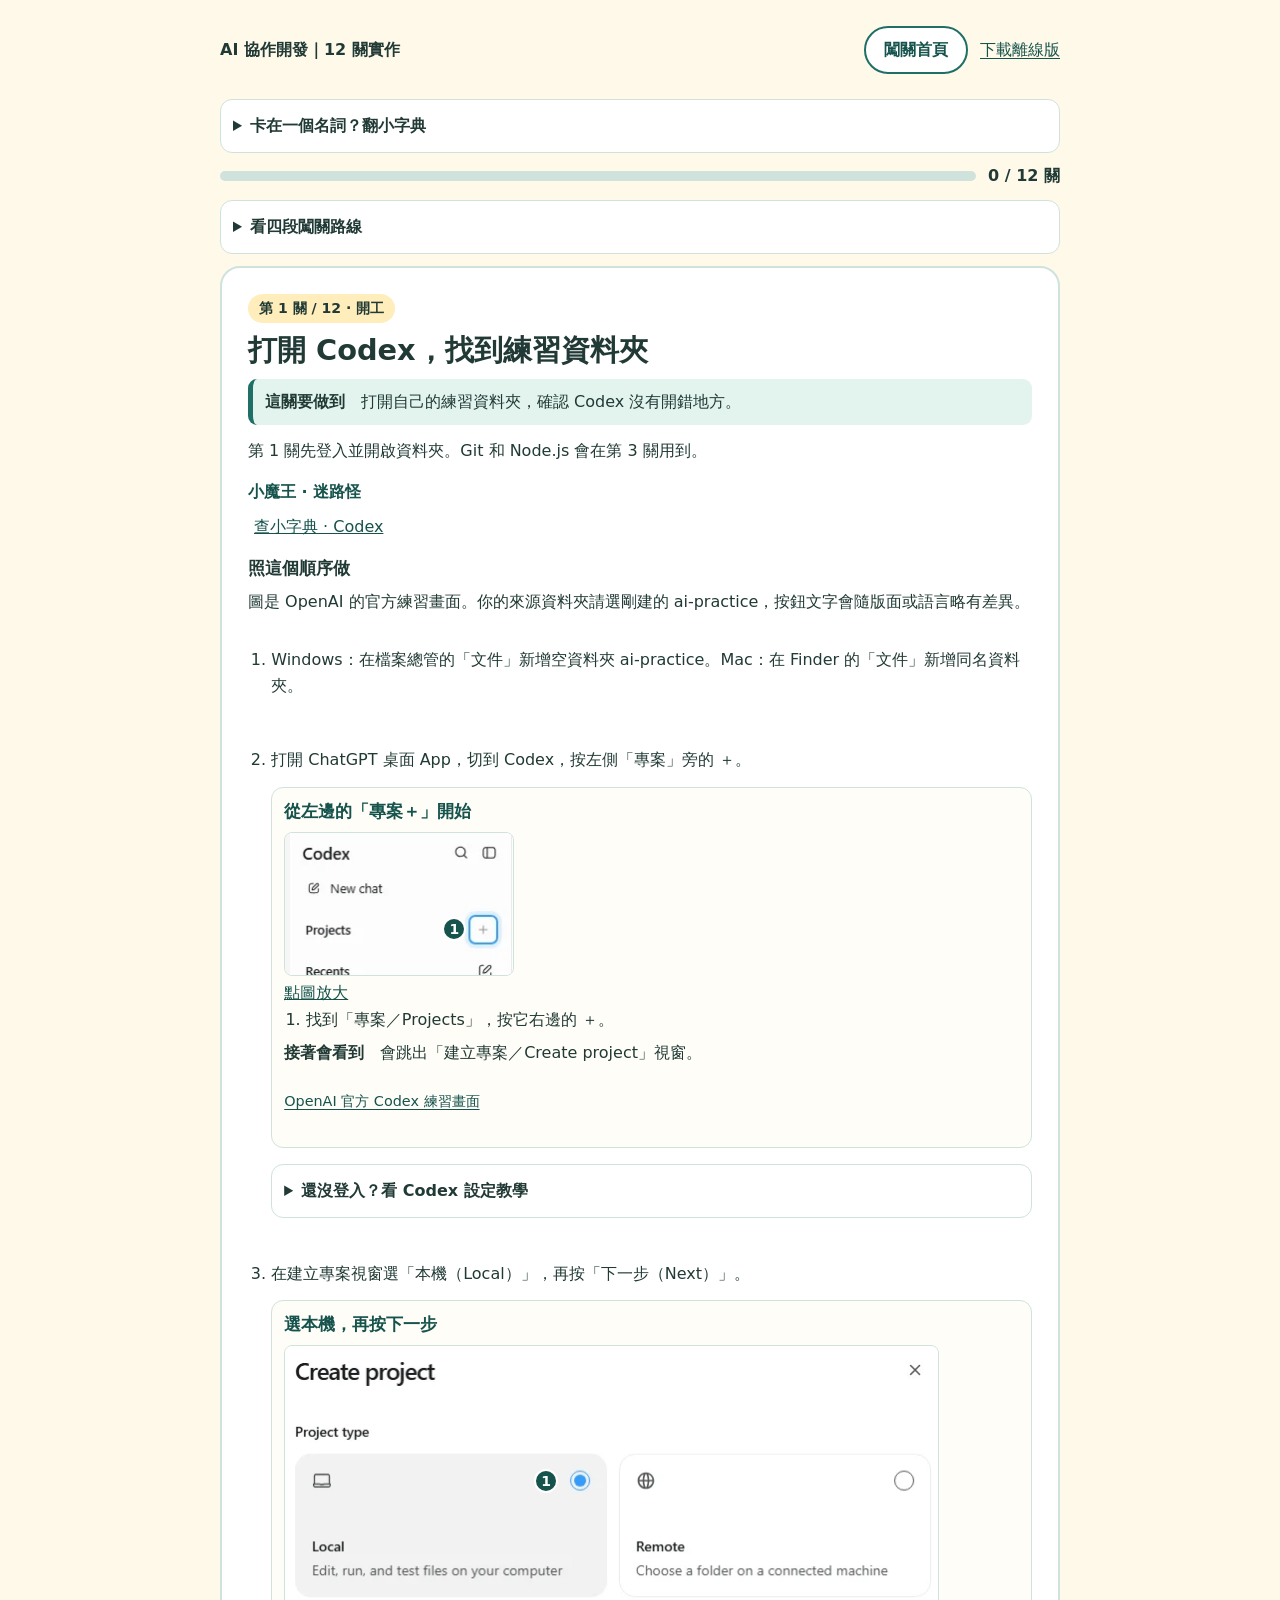
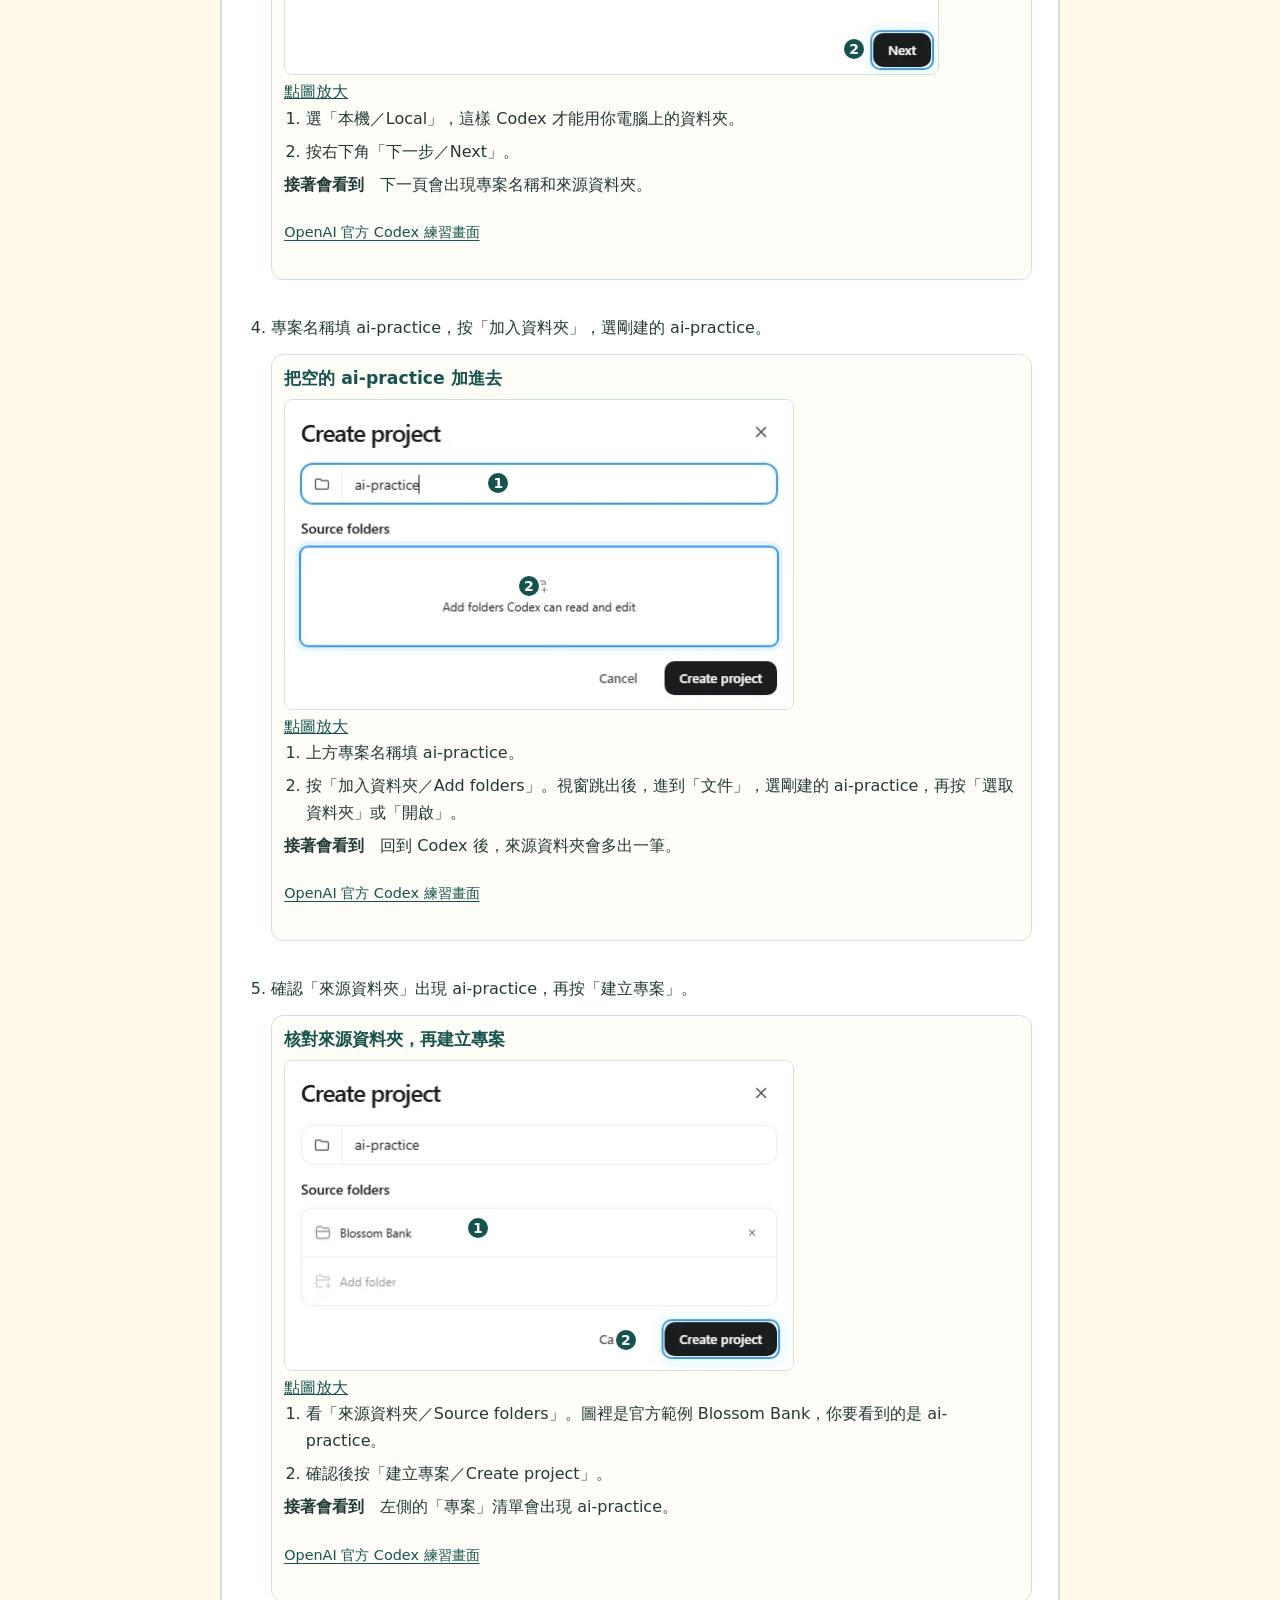
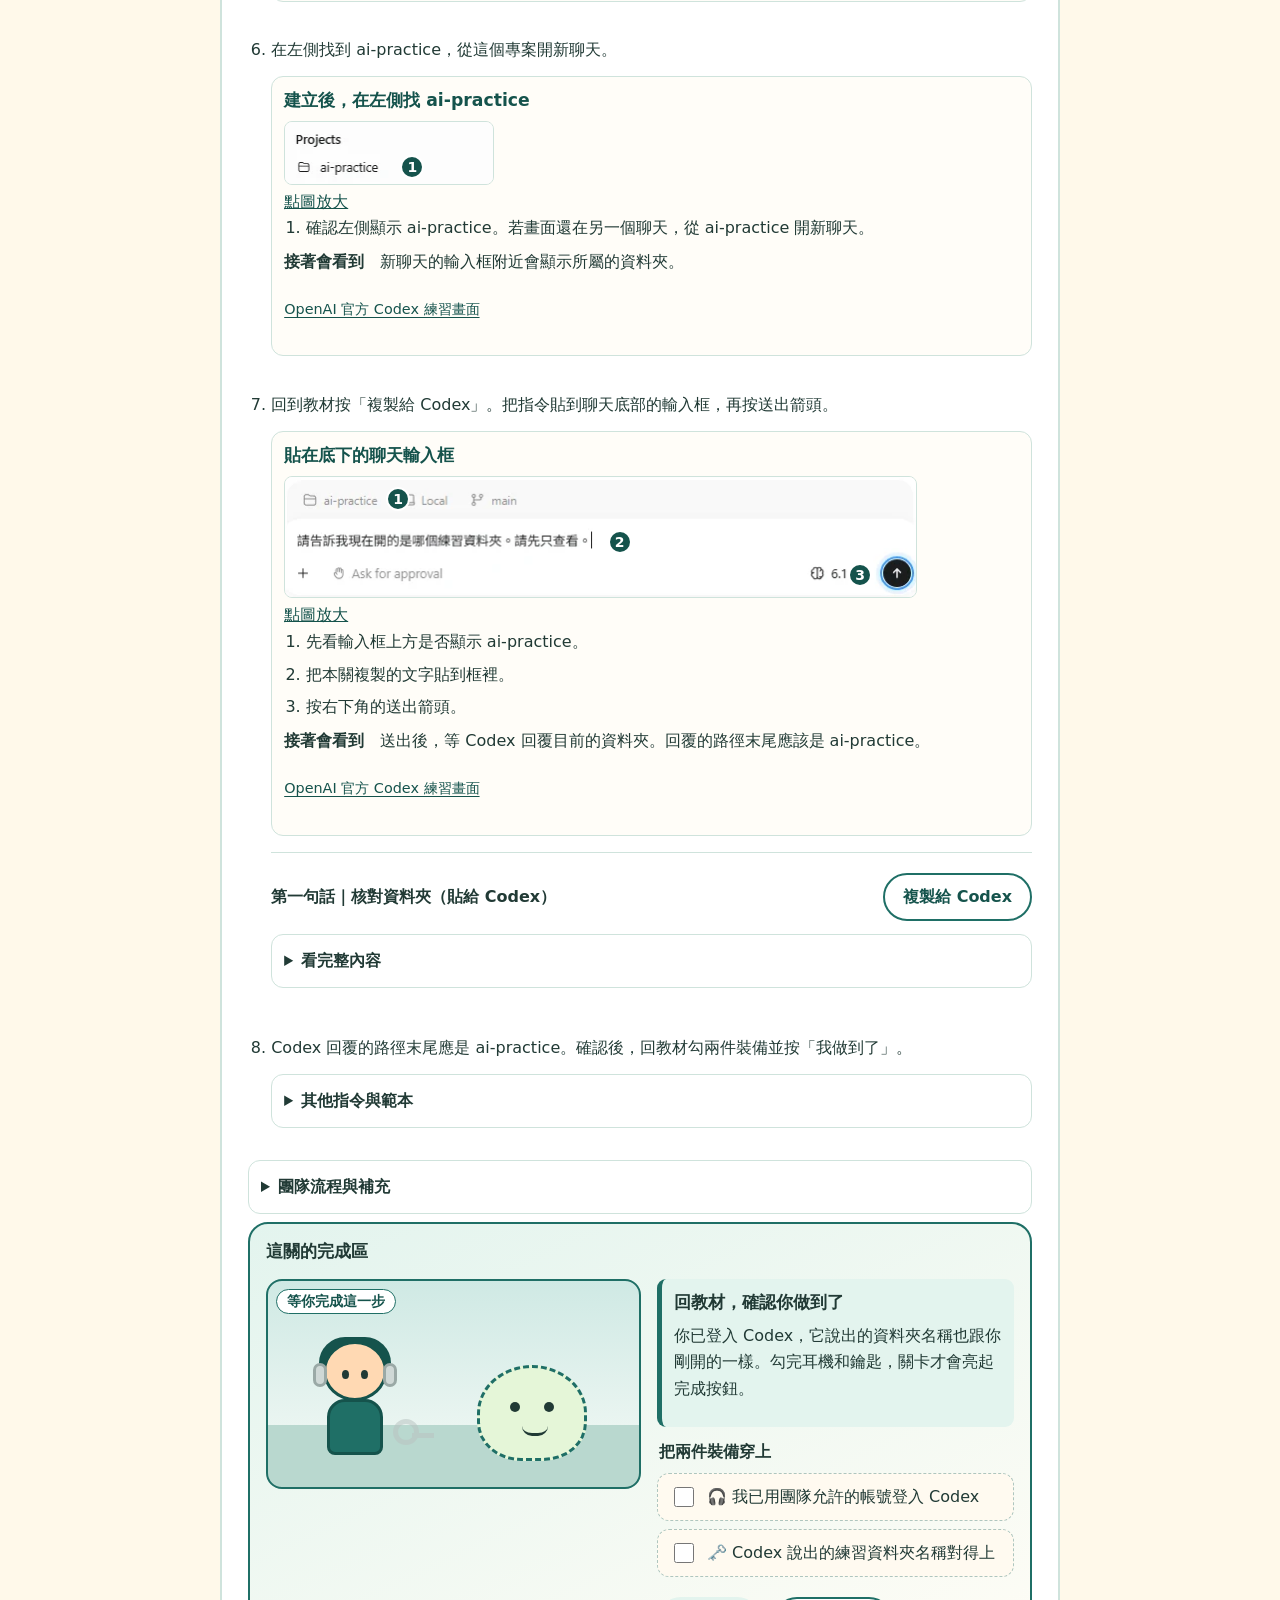
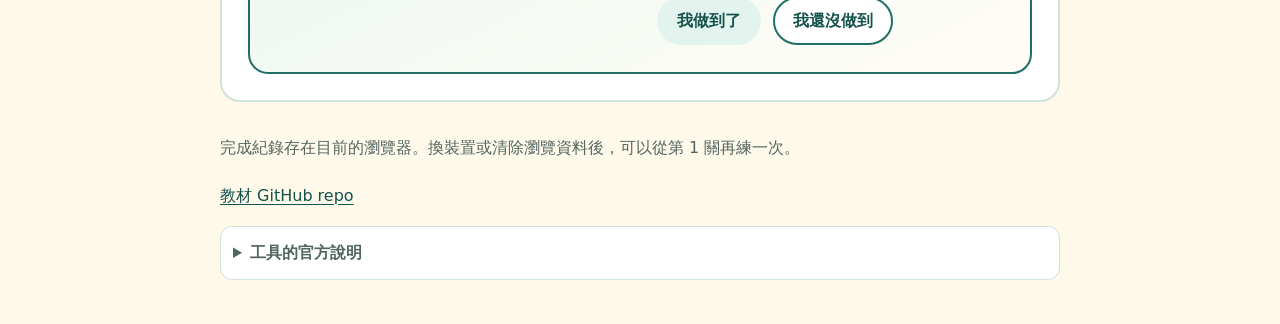
<file: site/change-and-fix-bug.html>
<!doctype html><html lang="zh-Hant-TW"><head><meta charset="utf-8"><meta name="viewport" content="width=device-width,initial-scale=1"><title>AI 協作開發｜12 關實作</title><style>
:root {
  --sea:#1f6f66; --sea-dark:#15534c; --yolk:#f4b43a; --cream:#fff9ea;
  --ink:#213a35; --muted:#526660; --line:#cfe3dc; --mint:#e3f4ee;
}
* { box-sizing:border-box }
[hidden] { display:none !important }
body { margin:0; background:var(--cream); color:var(--ink); font:16px/1.65 "Noto Sans TC","Microsoft JhengHei",system-ui,sans-serif }
a { color:var(--sea-dark); text-underline-offset:.2em }
button { font:inherit }
:focus-visible { outline:3px solid #0b4fd1; outline-offset:3px }
.wrap { width:min(100%,880px); margin:auto; padding:16px 20px 36px }
.skip { position:absolute; left:12px; top:-120px }
.skip:focus { top:8px; background:white; z-index:1; padding:8px }
.top { display:flex; justify-content:space-between; align-items:center; flex-wrap:wrap; gap:8px 18px; margin-bottom:14px }
.top a, footer a { display:inline-flex; align-items:center; min-height:44px }
h1,h2,h3,p { overflow-wrap:anywhere }
h1,h2,h3 { line-height:1.3; margin:0 0 .6rem }
h1 { font-size:clamp(1.65rem,5vw,2.45rem) }
h2 { font-size:clamp(1.32rem,4vw,1.8rem) }
h3 { font-size:1.08rem }
p { margin:.45em 0 .8em }
.card { border:2px solid var(--line); border-radius:20px; background:#fff; padding:clamp(15px,3vw,26px); margin:12px 0 }
.welcome { display:grid; grid-template-columns:minmax(0,1fr) auto; gap:12px 20px; align-items:center }
.welcome p { max-width:56ch }
.welcome .sprout { transform:scale(1.25); margin-inline:12px }
.tag { display:inline-block; border-radius:99px; background:#ffedbb; padding:3px 11px; font-size:.88rem; font-weight:700; margin-bottom:.55rem }
.btn { min-height:48px; padding:8px 18px; border:2px solid transparent; border-radius:99px; color:#fff; background:var(--sea); font-weight:700; cursor:pointer }
.btn.alt { color:var(--sea-dark); border-color:var(--sea); background:#fff }
.btn.reward-next { background:var(--yolk); color:var(--ink) }
.btn[disabled] { color:var(--sea-dark); background:var(--mint); cursor:default }
.row { display:flex; flex-wrap:wrap; align-items:center; gap:8px 12px; margin:.65em 0 }
.progress-track { min-width:100px; flex:1; height:10px; border-radius:9px; background:var(--line); overflow:hidden }
.progress-track i { display:block; height:100%; width:0; background:var(--sea) }
details { background:#fff; border:1px solid var(--line); border-radius:12px; padding:4px 12px; margin:8px 0 }
summary { cursor:pointer; font-weight:700; min-height:44px; align-content:center }
.map { list-style:none; padding:0; margin:6px 0 12px; display:grid; grid-template-columns:repeat(4,minmax(0,1fr)); gap:8px }
.map button { width:100%; min-height:60px; border:1px solid var(--line); border-radius:12px; background:#fff; color:var(--ink); padding:6px; cursor:pointer; overflow-wrap:anywhere }
.map button span { display:block; font-weight:700; color:var(--sea-dark) }
.map button[aria-current=true] { border:2px solid var(--sea) }
.map button[aria-disabled=true] { border-style:dashed; color:var(--muted); cursor:not-allowed }
.map button[data-done] { background:var(--mint) }
.route-line { display:flex; flex-wrap:wrap; gap:8px; list-style:none; padding:0; margin:12px 0 }
.route-line li { background:var(--mint); padding:6px 10px; border-radius:9px; overflow-wrap:anywhere }
.lesson-goal { background:var(--mint); border-left:5px solid var(--sea); border-radius:9px; padding:10px 12px }
.lesson-boss { margin:14px 0 0; color:var(--sea-dark) }
.instructions { padding-inline-start:1.35em }
.instructions li + li { margin-block-start:.4em }
.prompt { border-block-start:1px solid var(--line); padding-block-start:10px; margin-block:12px }
.prompt strong { flex:1 1 180px }
.feedback,.recovery { color:var(--sea-dark); overflow-wrap:anywhere }
.recovery { background:#fff2cd; border-radius:10px; padding:10px 12px }
pre { white-space:pre-wrap; overflow-wrap:anywhere; padding:12px; background:#f6f3e9; border-radius:10px; max-height:320px; overflow:auto; font:.92rem/1.65 Consolas,"Microsoft JhengHei",monospace }
.result { background:var(--mint); border-left:5px solid var(--sea); border-radius:9px; padding:12px }
.reward { background:#fff2cd; border:1px solid #e9cb7c; border-radius:14px; padding:12px }
.sprout { position:relative; width:72px; height:76px; flex:none }
.sprout .stem { position:absolute; bottom:6px; left:34px; width:5px; height:42px; background:var(--sea-dark); border-radius:4px }
.sprout .leaf { position:absolute; bottom:38px; width:30px; height:20px; background:var(--sea); border-radius:2px 20px 2px 20px }
.sprout .left { left:7px; transform:scaleX(-1) rotate(-12deg) }
.sprout .right { left:37px; transform:rotate(-12deg) }
.sprout .soil { position:absolute; bottom:0; left:12px; width:48px; height:14px; background:var(--yolk); border-radius:50% 50% 0 0 }
.star { position:absolute; left:27px; top:0; color:#955800; font-size:24px; line-height:1 }
@media (prefers-reduced-motion:no-preference) {
  .celebrate .leaf { animation:grow .7s ease-out both }
  .celebrate .star { animation:jump .8s ease-out both }
  @keyframes grow { from { opacity:0; transform:scale(.1) } }
  @keyframes jump { from { opacity:0; transform:translateY(35px) scale(.2) } }
}
footer { color:var(--muted); padding-top:14px }
.sr { position:absolute; width:1px; height:1px; padding:0; margin:-1px; overflow:hidden; clip-path:inset(50%); white-space:nowrap }
@media (max-width:570px) {
  .wrap { padding-inline:14px }
  .welcome { grid-template-columns:1fr }
  .welcome .sprout { display:none }
  .map { grid-template-columns:repeat(3,minmax(0,1fr)) }
}
@media print {
  body { background:white }
  main article[hidden] { display:block !important }
  .progress,.map-panel,.btn,.skip,.top,footer,.reward,.recovery { display:none !important }
  details:not([open]) > :not(summary) { display:block !important }
  pre { max-height:none; overflow:visible }
}
.milestone { position:relative; border:2px solid #e1b745; background:#fff1bd; isolation:isolate }
.recap { margin:12px 0; padding:12px; background:#fffdf5; border-radius:10px }
.fireworks { position:absolute; inset:0; pointer-events:none; overflow:hidden; z-index:-1 }
.fireworks span { position:absolute; color:#b2730a; top:16px; left:calc(15% + var(--i) * 17%); opacity:0; font-size:28px }
@media (prefers-reduced-motion:no-preference) {
  .completion-scene.celebrate .fireworks span { animation:stage-stars 1.15s ease-out both; animation-delay:calc(var(--i) * 55ms) }
  @keyframes stage-stars {
    0% { opacity:0; transform:translateY(38px) scale(.25) }
    32% { opacity:1; transform:translateY(-12px) scale(1.2) }
    100% { opacity:0; transform:translateY(-32px) scale(.8) }
  }
}

.stage{position:relative;height:210px;background:linear-gradient(#cfe9e4,#eaf5f1 70%,#b9d8cf 70%);border-radius:var(--r);overflow:hidden;border:2px solid var(--sea)}
/* 原創角色：領路人小嚮導 */
.hero-c{position:absolute;left:12%;bottom:26px;width:84px;height:120px}
.hero-c .hd{position:absolute;left:10px;top:0;width:64px;height:60px;background:#ffd9b3;border-radius:50%;border:3px solid var(--sea-d)}
.hero-c .hd::before,.hero-c .hd::after{content:"";position:absolute;top:26px;width:7px;height:9px;background:var(--ink);border-radius:50%}.hero-c .hd::before{left:16px}.hero-c .hd::after{right:16px}
.hero-c .hair{position:absolute;left:6px;top:-4px;width:72px;height:30px;background:var(--sea-d);border-radius:40px 40px 6px 6px}
.hero-c .bd{position:absolute;left:14px;top:58px;width:56px;height:56px;background:var(--sea);border-radius:18px 18px 8px 8px;border:3px solid var(--sea-d)}
.ear{position:absolute;top:22px;width:14px;height:24px;border-radius:7px;background:#cfd8d6;border:3px solid #9aa9a6;transition:.3s}.ear.l{left:0}.ear.r{right:0}
.eq-on .ear{background:var(--egg);border-color:#b17c10}
.keyb{position:absolute;right:-22px;top:78px;width:26px;height:26px;border:5px solid #b9c4c2;border-radius:50%;opacity:.55;transition:.3s}.keyb::after{content:"";position:absolute;left:14px;top:9px;width:22px;height:5px;background:inherit;background:#b9c4c2}
.eq-key .keyb{border-color:var(--egg);opacity:1}.eq-key .keyb::after{background:var(--egg)}
/* 友善小魔王：空白怪 */
.boss{position:absolute;right:14%;bottom:26px;width:110px;height:96px;background:#fff;border:3px dashed var(--sea);border-radius:50% 50% 40% 40%;transition:.4s}
.boss::before,.boss::after{content:"";position:absolute;top:34px;width:10px;height:10px;background:var(--ink);border-radius:50%}.boss::before{left:30px}.boss::after{right:30px}
.boss i{position:absolute;left:42px;top:58px;width:26px;height:10px;border-bottom:3px solid var(--ink);border-radius:0 0 20px 20px}
.boss.beat{transform:scale(.55) translateY(40px);opacity:.25;filter:grayscale(1)}
/* Original character art from the approved Claude Code prototype. */
:root { --sea-d:var(--sea-dark); --egg:var(--yolk); --r:16px }
.welcome { grid-template-columns:minmax(0,1.25fr) minmax(260px,1fr); background:linear-gradient(155deg,var(--mint),#fffdf6) }
.game-scene { margin:12px 0; max-width:560px }
.game-scene .boss { background:var(--monster,#fff) }
.game-scene .crown { position:absolute; top:-17px; left:30px; width:44px; height:24px; background:var(--yolk); clip-path:polygon(0 0,25% 42%,50% 0,75% 42%,100% 0,91% 100%,9% 100%) }
.game-scene .boss { --monster:#fff }
.game-scene .boss.leaf-boss { --monster:#e5f6d8 }
.game-scene .boss.pond-boss { --monster:#d9edf6 }
.game-scene .boss.sun-boss { --monster:#ffeed0 }
.game-scene .boss.crowned { border-style:solid; border-color:#a96812 }
.game-scene:has(.boss.crowned) { background:linear-gradient(#f9ead2,#fff3d6 70%,#ead4a8 70%) }
.gear-checks { border:0; padding:0; margin:12px 0 }
.gear-checks legend { font-weight:800 }
.gear-checks label { display:flex; align-items:center; gap:10px; background:#fffaf0; border:1px dashed #aec6bf; border-radius:12px; padding:9px 12px; margin:8px 0; min-height:48px; cursor:pointer }
.gear-checks label:has(:checked) { background:#fff1bd; border-style:solid; border-color:#b7861d }
.gear-checks input { width:20px; height:20px; flex:none; accent-color:var(--sea) }
.equipment section + section { border-top:1px solid var(--line); padding-top:14px }
.map-chapter { margin-block:10px }
.map-chapter .map { grid-template-columns:repeat(3,minmax(0,1fr)) }
.map button[data-big] { background:#fff3d6 }
.map button[data-big][data-done] { border-color:#92600d }
.milestone .recap h3 { color:var(--sea-dark) }
@media (max-width:570px) {
  .welcome { grid-template-columns:1fr }
  .game-scene.stage { height:145px }
  .game-scene .hero-c { left:10%; bottom:12px; transform:scale(.8); transform-origin:left bottom }
  .game-scene .boss { right:12%; bottom:12px; scale:.8; transform-origin:right bottom }
}
@media (prefers-reduced-motion:reduce) { .game-scene * { transition:none !important } }
@media print { .game-scene,.gear-checks { display:none !important } }
.walkthrough-shot { margin:14px 0; padding:12px 0; border-block-start:1px solid var(--line) }
.walkthrough-shot h3 { margin-block-start:0 }
.shot-frame { position:relative; width:min(100%,var(--shot-width)); line-height:0 }
.shot-frame img { display:block; width:100%; height:auto; border:1px solid var(--line); border-radius:8px }
.shot-point {
  position:absolute; display:grid; place-items:center; width:24px; height:24px; transform:translate(-50%,-50%);
  border:2px solid #fff; border-radius:50%; background:var(--sea-dark); color:#fff; font-weight:800; font-size:14px; line-height:1;
}
.shot-source { color:var(--muted); font-size:.9rem }
.shot-source a { display:inline-flex; align-items:center; min-height:44px }
@media print { .walkthrough-shot { break-inside:avoid } }
.lesson-steps { padding-inline-start:1.45em }
.lesson-steps > li { padding-block:8px; margin-block:12px }
.lesson-steps .walkthrough-shot { margin:9px 0 16px; padding:12px; background:#fffdf8; border:1px solid var(--line); border-radius:12px }
.lesson-steps .walkthrough-shot:last-child { margin-bottom:0 }
.lesson-steps figcaption h3 { color:var(--sea-dark) }
.shot-open { display:block; width:min(100%,var(--shot-width)); max-width:100%; min-height:44px; padding:0; border:0; background:none; color:var(--sea-dark); text-align:start; cursor:zoom-in }
.shot-open .shot-frame { display:block; width:100% }
.shot-open-label { display:inline-block; text-decoration:underline; margin-top:4px }
.shot-viewer { width:min(96vw,1040px); max-width:96vw; max-height:94vh; max-height:94dvh; padding:14px; border:1px solid var(--line); border-radius:15px; background:#fcfbf7; color:var(--ink) }
.shot-viewer::backdrop { background:#18302bd9 }
.shot-viewer-header { display:flex; align-items:center; justify-content:space-between; gap:8px 12px }
.shot-viewer-header h2 { font-size:1.15rem; margin:0 }
.shot-viewer-header form { flex:none }
.shot-viewer-canvas { overflow:auto; max-height:73vh; max-height:73dvh }
.shot-viewer-canvas .shot-frame { display:block; width:max(100%,var(--shot-width)); max-width:none }
.shot-viewer-hint { margin:7px 0 0; color:var(--muted) }
@media print { .shot-viewer,.shot-open-label { display:none !important } }
.copy-guide { margin:8px 0 12px; padding:10px 12px 10px 32px; background:#e8f4ef; border-radius:10px }
.copy-guide li + li { margin-top:7px }
.copy-guide strong,.copy-guide span { display:block }
.copy-guide strong { color:var(--sea-dark) }
.copy-guide span { overflow-wrap:anywhere }

.lesson-completion {
  display:grid; gap:10px; scroll-margin-top:8px;
  border:2px solid var(--sea); border-radius:20px; padding:10px;
  background:linear-gradient(155deg,var(--mint),#fffdf6);
}
.lesson-completion > h3 { margin:0 }
.completion-panel { min-width:0 }
.completion-scene.game-scene { width:100%; max-width:none; margin:0 }
.completion-scene .stage-badge {
  position:absolute; top:8px; left:8px; z-index:2; padding:2px 10px;
  border:1px solid var(--sea); border-radius:99px; background:#fff; color:var(--sea-dark);
  font-size:.85rem; font-weight:700; line-height:1.4;
}
.completion-scene .scene-reward { position:absolute; right:16%; bottom:12px; visibility:hidden }
.completion-scene.is-complete .scene-reward { visibility:visible }
.completion-scene .boss.beat { opacity:0; visibility:hidden; transition:transform .45s,opacity .45s,visibility 0s .45s }
.completion-scene:not(.celebrate) .boss { transition:none }
.completion-scene.is-complete .hero-c .bd { background:#2a8a7e; box-shadow:0 0 0 4px #fff1bd }
.completion-scene .fireworks { z-index:1 }
.lesson-completion .recap { margin:0; border:1px solid #e9cb7c }
@media (max-width:699px) { .completion-scene.game-scene.stage { height:145px } }
@media (min-width:700px) {
  .lesson-completion { grid-template-columns:minmax(0,1.05fr) minmax(0,1fr); padding:16px; gap:16px }
  .lesson-completion > h3,.lesson-completion .recap { grid-column:1/-1 }
  .completion-scene .scene-reward { bottom:26px }
}
@media print { .lesson-completion { display:block; border:0 } }
.glossary input { width:100%; min-height:44px; padding:8px 10px; font:inherit; border:1px solid #526660; border-radius:8px }
.glossary label { display:block; font-weight:700 }
.glossary dl { margin:6px 0 }
.glossary [data-term] { border-block-start:1px solid #cfe3dc; padding:10px 0 }
.glossary dt { font-weight:800; color:#15534c }
.glossary dd { margin:4px 0 0; overflow-wrap:anywhere }
.glossary [hidden] { display:none !important }
.term-link { margin:0 0 8px; min-height:44px; border:0; background:transparent; color:#15534c; text-decoration:underline; font:inherit; cursor:pointer }
</style></head><body data-entry="change-and-fix-bug"><a class="skip" href="#main">跳到課程內容</a><div class="wrap"><header class="top"><strong>AI 協作開發｜12 關實作</strong><div class="row"><button class="btn alt" type="button" id="back-home">闖關首頁</button><a href="handbook.html" download>下載離線版</a></div></header><main id="main" tabindex="-1"><section class="card welcome" id="welcome"><div><h1 tabindex="-1">做一個你想用的功能</h1><p>想讓搜尋更好用，或加一個常用的按鈕？跟著這 12 關，把點子說給 AI 聽，做出一個可以親手試的小版本。</p><ol class="route-line"><li>說清楚想改什麼</li><li>用 AI 做出一小版</li><li>親手測試</li><li>交給團隊審查</li></ol><p>用電腦開啟 Codex，就可以先從空資料夾練習。最後帶上你自己的點子，和 Kevin 及隊友一起看怎麼加進團隊系統。</p><button type="button" class="btn" id="start">開始第 1 關</button></div><div class="stage game-scene" aria-hidden="true"><div class="hero-c"><div class="hair"></div><div class="hd"></div><div class="bd"></div><span class="ear l"></span><span class="ear r"></span><span class="keyb"></span></div><div class="boss pond-boss crowned"><i></i><span class="crown"></span></div></div></section><details class="glossary" id="glossary"><summary>卡在一個名詞？翻小字典</summary><p>想到哪個就查哪個。可以打中文，也可以直接貼上看到的英文字。</p><label>查名詞 <input type="search" placeholder="例如 PR、分支、Node.js"></label><button type="button" class="term-link" data-glossary-return hidden>回到剛才的關卡</button><p role="status" data-glossary-status></p><dl><div data-term><dt>AI 助手（Codex／Claude）</dt><dd>可以先把 AI 當成一位搭檔。Codex 可以照你的要求讀程式、試改和跑測試。Claude 可以先畫給你看，也能幫忙找漏掉的地方。<br><strong>舉個例子：</strong>你說「搜尋前後有空白也要找得到」，再親手確認結果。</dd></div><div data-term><dt>專案（Project）</dt><dd>做一個工具需要的程式、資料和說明，放在同一個地方。<br><strong>舉個例子：</strong>第 1 關你自己建的 ai-practice，就是放這次練習檔案的地方。</dd></div><div data-term><dt>Node.js／LTS</dt><dd>這門課要用 Node.js 在你的電腦上跑搜尋練習和檢查。裝好後，Codex 才能幫你跑這份練習的測試，告訴你改完有沒有修好。純聊天、寫工單或看教材時，還用不到它。<br><strong>舉個例子：</strong>搜尋「入門」前後多了空白，本來找不到課程。修好後，請 Codex 用 Node.js 再跑一次，看同一筆輸入能不能找到「程式入門」。下載頁的 LTS 是長期支援版。團隊專案有指定版本時，就照專案說明安裝。</dd></div><div data-term><dt>終端機（Terminal／PowerShell）</dt><dd>可以用打字叫電腦做事的視窗。Windows 的 PowerShell 就是其中一種。<br><strong>舉個例子：</strong>輸入 node --version，是請電腦告訴你裝了哪個版本。</dd></div><div data-term><dt>Git／GitHub</dt><dd>Git 幫你記錄程式改了哪裡。GitHub 是團隊放程式、討論改動和請人審查的網站。<br><strong>舉個例子：</strong>在自己電腦存一筆 Git 紀錄。等對方確認可以送出，再放到 GitHub。</dd></div><div data-term><dt>程式庫（Repository／Repo）</dt><dd>一個專案的檔案和修改紀錄放在一起的地方。<br><strong>舉個例子：</strong>Kevin 傳來的 GitHub 練習專案連結，通常會帶你到 repo。</dd></div><div data-term><dt>工單（Issue）</dt><dd>一張寫清楚想改什麼、怎麼重現和怎樣算做好的工作單。<br><strong>舉個例子：</strong>「貼上前後有空白的『入門』也要找到課程」比「搜尋怪怪的」好懂。</dd></div><div data-term><dt>分支（Branch／main）</dt><dd>分支是從某一版開出來的工作線。團隊常把主要版本叫 main。<br><strong>舉個例子：</strong>把搜尋修改放在這張工單的分支上，團隊可以先看過。</dd></div><div data-term><dt>存一版（Commit）</dt><dd>把這次挑好的改動存成一筆版本紀錄，順便寫一句改了什麼。<br><strong>舉個例子：</strong>例如「讓搜尋忽略前後空白」。之後能找到這次改過哪些檔案。</dd></div><div data-term><dt>送到 GitHub（Push）</dt><dd>把你電腦上的版本紀錄送到 GitHub，讓隊友也看得到。<br><strong>舉個例子：</strong>先確認要送到哪個專案和分支，再依團隊授權送出。</dd></div><div data-term><dt>審查頁（Pull Request／PR／Draft PR）</dt><dd>PR 是給隊友看這批改動的頁面。Draft PR 還在準備中。<br><strong>舉個例子：</strong>你可以放工單、測試結果和畫面，請 IT 幫忙看空查詢的結果。</dd></div><div data-term><dt>合併／部署（Merge／Deploy）</dt><dd>合併是把通過審查的改動接回團隊的版本。部署是把某個版本送到大家實際使用的環境。<br><strong>舉個例子：</strong>團隊把修改合進主版本後，會依流程決定何時讓使用者用到。</dd></div><div data-term><dt>測試／自動檢查（Test／CI）</dt><dd>測試是照一個方法確認結果。CI 可以在 GitHub 自動跑團隊設定的檢查。<br><strong>舉個例子：</strong>先用同一個輸入試兩次。一開始找不到課程，修完後找得到。</dd></div><div data-term><dt>重現／驗收</dt><dd>重現是照相同步驟再看一次問題。驗收是依約好的結果親手試，確認這次做對了。<br><strong>舉個例子：</strong>一開始先搜帶空白的『入門』，修完後再用同一個輸入檢查。</dd></div><div data-term><dt>README</dt><dd>專案附的使用說明，通常會寫怎麼開起來、怎麼試。<br><strong>舉個例子：</strong>關掉練習工具，再照 README 自己打開一次。</dd></div><div data-term><dt>AI 分工（Agent）</dt><dd>把不同工作分給不同的 AI，說清楚各自要看什麼、交什麼、何時停。<br><strong>舉個例子：</strong>Codex 改檔，Claude 只看差異、找漏測的地方，最後由你確認。</dd></div></dl></details><div class="row progress"><div class="progress-track" id="progress" role="progressbar" aria-label="完成關卡數" aria-valuemin="0" aria-valuemax="12" aria-valuenow="0"><i></i></div><b id="count"></b></div><details class="map-panel"><summary>看四段闖關路線</summary><section class="map-chapter"><h3>第一段｜讓 AI 聽懂你</h3><ol class="map"><li><button type="button" data-level="0"><span>1 關</span>打開 Codex，找到練習資料夾</button></li><li><button type="button" data-level="1"><span>2 關</span>把工作方式告訴 Codex</button></li><li><button type="button" data-level="2" data-big><span>3 關 · 大魔王</span>先看一次搜尋為什麼失敗</button></li></ol></section><section class="map-chapter"><h3>第二段｜修好第一個問題</h3><ol class="map"><li><button type="button" data-level="3"><span>4 關</span>寫一張隊友看得懂的工單</button></li><li><button type="button" data-level="4"><span>5 關</span>開一個分支，放心試改</button></li><li><button type="button" data-level="5" data-big><span>6 關 · 大魔王</span>只改一處，看搜尋結果回來</button></li></ol></section><section class="map-chapter"><h3>第三段｜把修改交給隊友</h3><ol class="map"><li><button type="button" data-level="6"><span>7 關</span>自己試一次，再把這一版存好</button></li><li><button type="button" data-level="7"><span>8 關</span>開一張審查草稿</button></li><li><button type="button" data-level="8" data-big><span>9 關 · 大魔王</span>請 IT 幫忙看一個重點</button></li></ol></section><section class="map-chapter"><h3>第四段｜做出自己的小功能</h3><ol class="map"><li><button type="button" data-level="9"><span>10 關</span>先量一次，再決定值不值得改</button></li><li><button type="button" data-level="10"><span>11 關</span>從空資料夾做出一個小工具</button></li><li><button type="button" data-level="11" data-big><span>12 關 · 大魔王</span>把自己的點子加進剛做的工具</button></li></ol></section></details><article class="card" id="setup" data-lesson hidden><span class="tag">第 1 關 / 12 · 開工</span><h2 tabindex="-1">打開 Codex，找到練習資料夾</h2><p class="lesson-goal"><strong>這關要做到</strong>　打開自己的練習資料夾，確認 Codex 沒有開錯地方。</p><p>第 1 關先登入並開啟資料夾。Git 和 Node.js 會在第 3 關用到。</p><p class="lesson-boss"><strong>小魔王 · 迷路怪</strong></p><button type="button" class="term-link" data-glossary-open="Codex">查小字典 · Codex</button><section class="walkthrough"><h3>照這個順序做</h3><p>圖是 OpenAI 的官方練習畫面。你的來源資料夾請選剛建的 ai-practice，按鈕文字會隨版面或語言略有差異。</p><ol class="lesson-steps"><li><p>Windows：在檔案總管的「文件」新增空資料夾 ai-practice。Mac：在 Finder 的「文件」新增同名資料夾。</p></li><li><p>打開 ChatGPT 桌面 App，切到 Codex，按左側「專案」旁的 ＋。</p><figure class="walkthrough-shot"><figcaption><h3>從左邊的「專案＋」開始</h3></figcaption><button type="button" class="shot-open" data-shot-open style="--shot-width:230px" aria-label="放大：從左邊的「專案＋」開始"><span class="shot-frame" style="--shot-width:230px"><img src="./screenshots/codex-project-plus.webp" width="230" height="144" loading="lazy" decoding="async" alt="官方練習畫面的 Codex 側欄，Projects 右邊有一個＋。"><span aria-hidden="true"><span class="shot-point" style="left:74%;top:67%">1</span></span></span><span class="shot-open-label" aria-hidden="true">點圖放大</span></button><ol class="instructions"><li>找到「專案／Projects」，按它右邊的 ＋。</li></ol><p><strong>接著會看到</strong>　會跳出「建立專案／Create project」視窗。</p><p class="shot-source"><a href="https://learn.chatgpt.com/training/codex-lab/index.html?step=project">OpenAI 官方 Codex 練習畫面</a></p></figure><details class="equipment"><summary>還沒登入？看 Codex 設定教學</summary><section><h3>Codex 耳機｜先登入，再打開資料夾</h3><p><strong>為什麼要準備？</strong> 讓 Codex 在正確的地方陪你試。先確認開的是練習資料夾，之後才請它看程式或動手改。</p><p><strong>哪一關會用到？</strong> 第 1 關，第一次打開練習資料夾。</p><ol class="instructions"><li>打開 Codex 桌面 App，用團隊允許的帳號登入。</li><li>切到 Codex，Windows 按 Ctrl + O，Mac 按 Command + O，再選「文件」裡的 ai-practice。</li></ol><p><strong>怎麼知道準備好了？</strong> 你已登入可使用的帳號，Codex 說的資料夾名稱也跟你剛開的一樣。</p><p><a href="https://learn.chatgpt.com/docs/app">桌面 App 官方說明</a></p><p>可以用已登入的 Codex 請它協助。如果目前還登入不了，先從下方官方說明開始，或請 Kevin 帶你開起來。</p><div class="prompt"><div class="row"><strong>請 Codex 帶我準備 Codex（貼給 Codex）</strong><button type="button" class="btn alt" data-copy>複製給 Codex</button></div><p class="feedback" role="status"></p><ol class="copy-guide" hidden><li><strong>貼到這裡</strong><span>如果已經能用 Codex，貼到現在的聊天輸入框。還無法登入時，先照這張裝備卡的官方說明。</span></li><li><strong>看到這個結果</strong><span>你已登入，Codex 能說出你剛建的 ai-practice 資料夾。</span></li><li><strong>回教材接著做</strong><span>回第一關底部勾選兩件裝備，再按「我做到了」。</span></li></ol><details><summary>看完整內容</summary><pre tabindex="0">請一次一步帶我確認 Codex 已登入可使用的帳號，且開的是我剛建立的空資料夾 ai-practice。每一步先說我要按哪裡、會看到什麼，等我回覆再繼續。登入由我自己在官方畫面操作。如果我還打不開 Codex，請指引我看官方桌面 App 說明，或請 Kevin 協助。</pre></details></div></section></details></li><li><p>在建立專案視窗選「本機（Local）」，再按「下一步（Next）」。</p><figure class="walkthrough-shot"><figcaption><h3>選本機，再按下一步</h3></figcaption><button type="button" class="shot-open" data-shot-open style="--shot-width:655px" aria-label="放大：選本機，再按下一步"><span class="shot-frame" style="--shot-width:655px"><img src="./screenshots/codex-project-local.webp" width="655" height="329" loading="lazy" decoding="async" alt="建立專案視窗，Local 已選取，右下角有 Next。"><span aria-hidden="true"><span class="shot-point" style="left:40%;top:41%">1</span><span class="shot-point" style="left:87%;top:92%">2</span></span></span><span class="shot-open-label" aria-hidden="true">點圖放大</span></button><ol class="instructions"><li>選「本機／Local」，這樣 Codex 才能用你電腦上的資料夾。</li><li>按右下角「下一步／Next」。</li></ol><p><strong>接著會看到</strong>　下一頁會出現專案名稱和來源資料夾。</p><p class="shot-source"><a href="https://learn.chatgpt.com/training/codex-lab/index.html?step=project">OpenAI 官方 Codex 練習畫面</a></p></figure></li><li><p>專案名稱填 ai-practice，按「加入資料夾」，選剛建的 ai-practice。</p><figure class="walkthrough-shot"><figcaption><h3>把空的 ai-practice 加進去</h3></figcaption><button type="button" class="shot-open" data-shot-open style="--shot-width:510px" aria-label="放大：把空的 ai-practice 加進去"><span class="shot-frame" style="--shot-width:510px"><img src="./screenshots/codex-project-add-folder.webp" width="510" height="310" loading="lazy" decoding="async" alt="建立專案表單，名稱是 ai-practice，下方有加入來源資料夾的區域。"><span aria-hidden="true"><span class="shot-point" style="left:42%;top:27%">1</span><span class="shot-point" style="left:48%;top:60%">2</span></span></span><span class="shot-open-label" aria-hidden="true">點圖放大</span></button><ol class="instructions"><li>上方專案名稱填 ai-practice。</li><li>按「加入資料夾／Add folders」。視窗跳出後，進到「文件」，選剛建的 ai-practice，再按「選取資料夾」或「開啟」。</li></ol><p><strong>接著會看到</strong>　回到 Codex 後，來源資料夾會多出一筆。</p><p class="shot-source"><a href="https://learn.chatgpt.com/training/codex-lab/index.html?step=project">OpenAI 官方 Codex 練習畫面</a></p></figure></li><li><p>確認「來源資料夾」出現 ai-practice，再按「建立專案」。</p><figure class="walkthrough-shot"><figcaption><h3>核對來源資料夾，再建立專案</h3></figcaption><button type="button" class="shot-open" data-shot-open style="--shot-width:510px" aria-label="放大：核對來源資料夾，再建立專案"><span class="shot-frame" style="--shot-width:510px"><img src="./screenshots/codex-project-source.webp" width="510" height="310" loading="lazy" decoding="async" alt="來源資料夾清單有官方練習使用的 Blossom Bank，右下角是 Create project。"><span aria-hidden="true"><span class="shot-point" style="left:38%;top:54%">1</span><span class="shot-point" style="left:67%;top:90%">2</span></span></span><span class="shot-open-label" aria-hidden="true">點圖放大</span></button><ol class="instructions"><li>看「來源資料夾／Source folders」。圖裡是官方範例 Blossom Bank，你要看到的是 ai-practice。</li><li>確認後按「建立專案／Create project」。</li></ol><p><strong>接著會看到</strong>　左側的「專案」清單會出現 ai-practice。</p><p class="shot-source"><a href="https://learn.chatgpt.com/training/codex-lab/index.html?step=project">OpenAI 官方 Codex 練習畫面</a></p></figure></li><li><p>在左側找到 ai-practice，從這個專案開新聊天。</p><figure class="walkthrough-shot"><figcaption><h3>建立後，在左側找 ai-practice</h3></figcaption><button type="button" class="shot-open" data-shot-open style="--shot-width:210px" aria-label="放大：建立後，在左側找 ai-practice"><span class="shot-frame" style="--shot-width:210px"><img src="./screenshots/codex-project-sidebar.webp" width="210" height="62" loading="lazy" decoding="async" alt="Codex 的 Projects 底下顯示新建的 ai-practice 專案。"><span aria-hidden="true"><span class="shot-point" style="left:61%;top:72%">1</span></span></span><span class="shot-open-label" aria-hidden="true">點圖放大</span></button><ol class="instructions"><li>確認左側顯示 ai-practice。若畫面還在另一個聊天，從 ai-practice 開新聊天。</li></ol><p><strong>接著會看到</strong>　新聊天的輸入框附近會顯示所屬的資料夾。</p><p class="shot-source"><a href="https://learn.chatgpt.com/training/codex-lab/index.html?step=project">OpenAI 官方 Codex 練習畫面</a></p></figure></li><li><p>回到教材按「複製給 Codex」。把指令貼到聊天底部的輸入框，再按送出箭頭。</p><figure class="walkthrough-shot"><figcaption><h3>貼在底下的聊天輸入框</h3></figcaption><button type="button" class="shot-open" data-shot-open style="--shot-width:633px" aria-label="放大：貼在底下的聊天輸入框"><span class="shot-frame" style="--shot-width:633px"><img src="./screenshots/codex-chat-paste.webp" width="633" height="121" loading="lazy" decoding="async" alt="聊天輸入框上方顯示 ai-practice 和 Local，裡面已貼入一句檢查資料夾的訊息，右下有送出箭頭。"><span aria-hidden="true"><span class="shot-point" style="left:18%;top:19%">1</span><span class="shot-point" style="left:53%;top:54%">2</span><span class="shot-point" style="left:91%;top:81%">3</span></span></span><span class="shot-open-label" aria-hidden="true">點圖放大</span></button><ol class="instructions"><li>先看輸入框上方是否顯示 ai-practice。</li><li>把本關複製的文字貼到框裡。</li><li>按右下角的送出箭頭。</li></ol><p><strong>接著會看到</strong>　送出後，等 Codex 回覆目前的資料夾。回覆的路徑末尾應該是 ai-practice。</p><p class="shot-source"><a href="https://learn.chatgpt.com/training/codex-lab/index.html?step=project">OpenAI 官方 Codex 練習畫面</a></p></figure><div class="prompt"><div class="row"><strong>第一句話｜核對資料夾（貼給 Codex）</strong><button type="button" class="btn alt" data-copy>複製給 Codex</button></div><p class="feedback" role="status"></p><ol class="copy-guide" hidden><li><strong>貼到這裡</strong><span>在 Codex 左側的 ai-practice 專案開新聊天，貼到聊天底部的輸入框。</span></li><li><strong>看到這個結果</strong><span>Codex 說的完整路徑，最後一段是 ai-practice。</span></li><li><strong>回教材接著做</strong><span>回第一關底部，勾選耳機和鑰匙，再按「我做到了」。</span></li></ol><details><summary>看完整內容</summary><pre tabindex="0">我在做第 1 關。請只看我現在打開的本機工作資料夾，回覆完整路徑和最後一段的名稱，讓我確認是不是剛開的 ai-practice。若沒有開啟資料夾，請一次教我一步，帶我在 Codex 選擇剛才空的練習資料夾。這一關先不要建立或修改任何檔案。</pre></details></div></li><li><p>Codex 回覆的路徑末尾應是 ai-practice。確認後，回教材勾兩件裝備並按「我做到了」。</p><details><summary>其他指令與範本</summary><div class="prompt"><div class="row"><strong>檢查練習工具（貼給 Codex）</strong><button type="button" class="btn alt" data-copy>複製給 Codex</button></div><p class="feedback" role="status"></p><ol class="copy-guide" hidden><li><strong>貼到這裡</strong><span>ai-practice 專案裡，前面練習的同一個 Codex 聊天。</span></li><li><strong>看到這個結果</strong><span>Codex 回報 Git 和 Node.js 的版本，或告訴你缺哪一個。</span></li><li><strong>回教材接著做</strong><span>缺工具先展開「看準備與安裝教學」。第 1 關核對好資料夾後，就可以勾裝備過關。</span></li></ol><details><summary>看完整內容</summary><pre tabindex="0">請檢查這台電腦的 Git 和 Node.js 能不能用，回報兩個版本號。缺少時告訴我該請誰協助，先不要自行安裝或修改任何設定。</pre></details></div><div class="prompt"><div class="row"><strong>團隊設定卡（給 Kevin 填寫）</strong><button type="button" class="btn alt" data-copy>複製範本</button></div><p class="feedback" role="status"></p><details><summary>看完整內容</summary><pre tabindex="0">第 1–10 關的空資料夾（預設 ai-practice）：
第 11–12 關的空資料夾（預設 my-first-tool）：
GitHub 送審練習的連結（選做）：
遇到問題可以問誰：
正式專案／預設分支：
啟動與檢查方式：
預覽由誰確認：
GitHub 審查人／IT 通知對象及管道：
什麼時候通知 IT：
誰可以合併或部署：
Claude 可使用的資料範圍與共用產品體驗標準位置：</pre></details></div></details></li></ol></section><details><summary>團隊流程與補充</summary><p>設定卡先填前三行就能開始第一堂，其餘欄位在接正式任務前補齊；IT 窗口、通知管道與時機一律以這張卡為準。Git 用來記錄修改，Node.js 用來跑本課程的小測試，版本依專案 README。Git 提交身分使用團隊認可的姓名與電郵。只有需要讓 Codex 從終端操作 GitHub 時才加裝 GitHub CLI，並以官方登入流程登入後核對帳號。Claude Code 等做到複核或設計時，再依團隊允許的帳號、方案與資料範圍安裝。憑證依團隊方式設定，練習一律使用假資料。</p></details><section class="lesson-completion" tabindex="-1" aria-labelledby="completion-setup"><h3 id="completion-setup">這關的完成區</h3><div class="stage game-scene completion-scene" aria-hidden="true"><span class="stage-badge">等你完成這一步</span><div class="hero-c"><div class="hair"></div><div class="hd"></div><div class="bd"></div><span class="ear l"></span><span class="ear r"></span><span class="keyb"></span></div><div class="boss leaf-boss"><i></i></div><div class="scene-reward"><div class="sprout" aria-hidden="true"><i class="stem"></i><i class="leaf left"></i><i class="leaf right"></i><i class="soil"></i></div></div></div><div class="completion-panel"><div class="completion-check"><div class="result"><h3>回教材，確認你做到了</h3><p>你已登入 Codex，它說出的資料夾名稱也跟你剛開的一樣。勾完耳機和鑰匙，關卡才會亮起完成按鈕。</p></div><fieldset class="gear-checks"><legend>把兩件裝備穿上</legend><label><input type="checkbox" data-self-check data-gear="ear">🎧 我已用團隊允許的帳號登入 Codex</label><label><input type="checkbox" data-self-check data-gear="key">🗝️ Codex 說出的練習資料夾名稱對得上</label></fieldset><div class="row"><button type="button" class="btn" data-action="complete">我做到了</button><button type="button" class="btn alt" data-action="help">我還沒做到</button></div><p class="recovery" hidden>找不到「專案＋」？先確認目前是桌面 App 的 Codex 模式。Windows 可以按 Ctrl + O，Mac 按 Command + O，直接選「文件」下的 ai-practice。若結果不對，回到第 1 關第 5 步，核對來源資料夾。</p></div><div class="reward" hidden><h3>你練會了這一步</h3><p>你會確認 Codex 開對了資料夾。</p><button type="button" class="btn reward-next" data-action="next">前往第 2 關</button></div></div></section></article><article class="card" id="codex-standing-prompt" data-lesson hidden><span class="tag">第 2 關 / 12 · 開工</span><h2 tabindex="-1">把工作方式告訴 Codex</h2><p class="lesson-goal"><strong>這關要做到</strong>　讓 Codex 看完現況，等你交代任務再動手。</p><p>延續剛才在 ai-practice 開的聊天。後面的搜尋練習會繼續用這個聊天。</p><p class="lesson-boss"><strong>小魔王 · 搶快怪</strong></p><button type="button" class="term-link" data-glossary-open="AI 助手">查小字典 · AI 助手</button><section class="walkthrough"><h3>照這個順序做</h3><p>用第 1 關同一個聊天。圖片裡是第一關的文字，這次貼第二關的指令。</p><ol class="lesson-steps"><li><p>確認目前開的是練習資料夾。</p></li><li><p>把整段工作指令貼上。</p><figure class="walkthrough-shot"><figcaption><h3>貼在底下的聊天輸入框</h3></figcaption><button type="button" class="shot-open" data-shot-open style="--shot-width:633px" aria-label="放大：貼在底下的聊天輸入框"><span class="shot-frame" style="--shot-width:633px"><img src="./screenshots/codex-chat-paste.webp" width="633" height="121" loading="lazy" decoding="async" alt="聊天輸入框上方顯示 ai-practice 和 Local，裡面已貼入一句檢查資料夾的訊息，右下有送出箭頭。"><span aria-hidden="true"><span class="shot-point" style="left:18%;top:19%">1</span><span class="shot-point" style="left:53%;top:54%">2</span><span class="shot-point" style="left:91%;top:81%">3</span></span></span><span class="shot-open-label" aria-hidden="true">點圖放大</span></button><ol class="instructions"><li>先看輸入框上方是否顯示 ai-practice。</li><li>把本關複製的文字貼到框裡。</li><li>按右下角的送出箭頭。</li></ol><p><strong>接著會看到</strong>　送出後，等 Codex 回覆目前的資料夾。回覆的路徑末尾應該是 ai-practice。</p><p class="shot-source"><a href="https://learn.chatgpt.com/training/codex-lab/index.html?step=project">OpenAI 官方 Codex 練習畫面</a></p></figure><div class="prompt"><div class="row"><strong>常駐工作指令（整段貼給 Codex）</strong><button type="button" class="btn alt" data-copy>複製給 Codex</button></div><p class="feedback" role="status"></p><ol class="copy-guide" hidden><li><strong>貼到這裡</strong><span>ai-practice 專案裡，前面練習的同一個 Codex 聊天。</span></li><li><strong>看到這個結果</strong><span>Codex 回報資料夾與現況，停下來等你的任務。空資料夾還沒有分支也正常。</span></li><li><strong>回教材接著做</strong><span>回本關底部，按「我做到了」。</span></li></ol><details><summary>看完整內容</summary><pre tabindex="0">你是我的 AI 開發搭檔。用繁體中文協作，我負責需求、實際驗收與發布決定，你負責有授權的查找、修改、驗證與交接。

收到這段後，直接開始唯讀健檢。回報目前資料夾、Git remote（遮蔽憑證）、分支、工作區是否有未提交變更、讀到的 AGENTS.md 與 README，以及可用的啟動與驗證指令。若這裡沒有 Git 或專案，指出原因並建議最小下一步。這一步做完就等我指定第一張任務。

收到任務後：
1. 核對專案規則及 Issue。用一句話重述目標，寫下可觀察的驗收條件。需求明確就往下做。遇到會改變需求、權限不足或會覆蓋他人工作時，提出最需要我決定的一個問題。
2. 依專案規則確認 Issue 後，從最新指定基底建立對應分支。正式專案缺 Issue 時先擬草稿，收到建立授權才發到 GitHub。若團隊採工單分支規則，就從最新 origin/main 開 issue/&lt;編號&gt;-&lt;短名稱&gt;，優先使用獨立 worktree。
3. 涉及正式 UI、操作流程或使用者體驗時，先核對已有的確認稿。需要新稿時，準備交接給正確專案的本機 Claude Code，帶入共用產品體驗標準，取得可渲染稿與人員確認，再做正式實作。Claude 與 Codex 依序接手，同一時間只有一個人或工具寫入工作副本。
4. 維持小改動，沿用既有實作。執行與變更相稱的檢查，記下命令、結果、失敗或跳過原因。UI 依實際操作路徑驗收，使用測試或去識別資料。
5. 按授權與專案規則建立本機 commit，只納入本次檔案。回報 Issue、分支、commit、改動摘要、驗收結果和預覽證據。
6. 外部建立 Issue、push、開 PR、設為 Ready、外部通知、merge 與部署，依目前授權及專案規則辦理。沒有授權時只準備草稿。若團隊採預覽確認流程，push／開 PR 前先交預覽並取得對應確認，預設 Draft PR。檢查 PR head、CI、mergeability 及畫面證據，Ready 與通知 IT 依團隊流程。通知前核對對象、管道與內容，缺資料時先備通知稿。
7. 遇到錯誤先查原因並在授權內修復。使用官方登入流程，避免讀出或傳送密鑰及個資。交接時列出可重現證據和還需人員決定的事項。

任務格式：專案／Issue、我想改什麼、如何驗收、這次允許你做到哪一步。若我只提供目標，先查現況並在已授權範圍內推進。</pre></details></div></li><li><p>之後要交代新的任務時，可以複製這個格式作參考。新開聊天時，也可以再貼一次前一步的工作指令。</p><div class="prompt"><div class="row"><strong>之後交代任務的格式（貼給 Codex，先把括號換成你的內容）</strong><button type="button" class="btn alt" data-copy>複製給 Codex</button></div><p class="feedback" role="status"></p><ol class="copy-guide" hidden><li><strong>貼到這裡</strong><span>ai-practice 專案裡，前面練習的同一個 Codex 聊天。</span></li><li><strong>看到這個結果</strong><span>先把括號換成自己的內容。Codex 能用白話重述你要改什麼、做到哪一步。</span></li><li><strong>回教材接著做</strong><span>這是以後可以重用的格式。這關確認 Codex 已收到工作方式後，按「我做到了」。</span></li></ol><details><summary>看完整內容</summary><pre tabindex="0">專案／Issue：【填寫】
我想改什麼：【填寫】
如何驗收：【填寫】
這次允許你做到哪一步：只做到本機 commit 和預覽，外部操作等我指示。</pre></details></div></li></ol></section><details><summary>團隊流程與補充</summary><p>要長期沿用時，取得團隊同意後請 Codex 把共通規則併入專案適用的 AGENTS.md，並保留既有內容；之後開新聊天，驗證它能列出實際讀到的規則。專案名稱、授權範圍與 Issue 仍須逐次核對，不因寫進檔案就視為永久授權。分支、預覽確認與 Draft PR 規則依各專案的約定辦理。</p></details><section class="lesson-completion" tabindex="-1" aria-labelledby="completion-codex-standing-prompt"><h3 id="completion-codex-standing-prompt">這關的完成區</h3><div class="stage game-scene completion-scene" aria-hidden="true"><span class="stage-badge">等你完成這一步</span><div class="hero-c"><div class="hair"></div><div class="hd"></div><div class="bd"></div><span class="ear l"></span><span class="ear r"></span><span class="keyb"></span></div><div class="boss pond-boss"><i></i></div><div class="scene-reward"><div class="sprout" aria-hidden="true"><i class="stem"></i><i class="leaf left"></i><i class="leaf right"></i><i class="soil"></i></div></div></div><div class="completion-panel"><div class="completion-check"><div class="result"><h3>回教材，確認你做到了</h3><p>Codex 說出目前的資料夾，回報現況後停下來等你。空資料夾沒有分支或檔案也正常。</p></div><div class="row"><button type="button" class="btn" data-action="complete">我做到了</button><button type="button" class="btn alt" data-action="help">我還沒做到</button></div><p class="recovery" hidden>如果它直接開始改檔，先停下來，請它只看資料夾和現況。</p></div><div class="reward" hidden><h3>你練會了這一步</h3><p>你會先和 AI 約好怎麼一起工作。</p><button type="button" class="btn reward-next" data-action="next">前往第 3 關</button></div></div></section></article><article class="card" id="offline-search-practice" data-lesson hidden><span class="tag">第 3 關 / 12 · 開工</span><h2 tabindex="-1">先看一次搜尋為什麼失敗</h2><p class="lesson-goal"><strong>這關要做到</strong>　試出一次搜尋失敗，留著這個結果到第 6 關修。</p><p>在 ai-practice 先檢查 Git 和 Node.js，再做搜尋小題。這次看到 1 個失敗是預期結果。</p><p class="lesson-boss"><strong>大魔王 · 空白怪</strong></p><button type="button" class="term-link" data-glossary-open="測試">查小字典 · 測試</button><section class="walkthrough"><h3>照這個順序做</h3><ol class="lesson-steps"><li><p>貼「先檢查練習裝備」。如果 Codex 說缺 Git 或 Node.js，就在這一步展開「缺工具？看 Git 與 Node.js 安裝教學」。</p><figure class="walkthrough-shot"><figcaption><h3>看到兩個版本號，再開始</h3></figcaption><button type="button" class="shot-open" data-shot-open style="--shot-width:680px" aria-label="放大：看到兩個版本號，再開始"><span class="shot-frame" style="--shot-width:680px"><img src="./screenshots/tools-ready.webp" width="680" height="251" loading="lazy" decoding="async" alt="Git 和 Node.js 的實際版本檢查，各有一行版本號。"><span aria-hidden="true"><span class="shot-point" style="left:49%;top:49%">1</span><span class="shot-point" style="left:24%;top:82%">2</span></span></span><span class="shot-open-label" aria-hidden="true">點圖放大</span></button><ol class="instructions"><li>Git 會回覆 git version 和版本號。</li><li>Node.js 會回覆 v 開頭的版本號。</li></ol><p><strong>接著會看到</strong>　你的數字可能和圖不同。只要兩個工具都有回覆，就可以貼下一段指令。</p><p class="shot-source">本機練習實跑輸出節錄</p></figure><details class="equipment"><summary>缺工具？看 Git 與 Node.js 安裝教學</summary><section><h3>Git 工具包｜用來存每次修改</h3><p><strong>為什麼要準備？</strong> Git 像修改紀錄簿。你可以先存一版，再在自己的工作版本試改，之後也找得到改過什麼。</p><p><strong>哪一關會用到？</strong> 第 3 關先存搜尋練習的起始版本，第 5 關開分支時還會用到。</p><ol class="instructions"><li>Windows 到 Git 官網下載安裝程式。公司電腦需要安裝權限時，請 Kevin 或 IT 協助。</li><li>裝完後重新開 PowerShell，輸入 git --version。也可以請 Codex 幫你檢查。</li></ol><p><strong>怎麼知道準備好了？</strong> 看到 git version 和版本號，表示 Git 可以用。第 3 關第一次存版本時，再由 Codex 檢查這份練習的提交姓名。</p><p><a href="https://git-scm.com/install/windows">Git for Windows 官方下載</a></p><p>可以請 Codex 先檢查，再協助安裝 Git 和設定這個練習專案的提交姓名。</p><div class="prompt"><div class="row"><strong>請 Codex 帶我準備 Git（貼給 Codex）</strong><button type="button" class="btn alt" data-copy>複製給 Codex</button></div><p class="feedback" role="status"></p><ol class="copy-guide" hidden><li><strong>貼到這裡</strong><span>ai-practice 專案裡，前面練習的同一個 Codex 聊天。</span></li><li><strong>看到這個結果</strong><span>git --version 回報版本號，Codex 告訴你 Git 可以用了。</span></li><li><strong>回教材接著做</strong><span>在第 3 關，用「先檢查練習裝備」確認兩個工具都能用，再貼「建立練習小題」。</span></li></ol><details><summary>看完整內容</summary><pre tabindex="0">先幫我跑 git --version，確認 Git 能不能用。需要安裝時，請依我的作業系統用 Git 官網建議的方式協助，先說明要做什麼。遇到安裝畫面或需要 IT 權限，請一次帶我做一步。完成後請重新開終端機驗證 git --version。若練習專案缺少提交姓名或電子郵件，請告訴我填在哪裡，並只在我確認後設定這個練習專案。</pre></details></div></section><section><h3>Node.js 電池｜讓 Codex 跑搜尋練習</h3><p><strong>為什麼要準備？</strong> 這門課用 Node.js 跑搜尋練習。Codex 才能拿同一句話測兩次，讓你看到問題修好前後的差別。</p><p><strong>哪一關會用到？</strong> 第 3 關第一次跑搜尋測試，第 6 關修好後再跑一次。</p><ol class="instructions"><li>先問 Kevin 這個專案要用哪一版 Node.js。單純做課堂練習時，可以從 Node.js 官網選 LTS 的 Windows 安裝程式。</li><li>裝完後重新開 PowerShell，輸入 node --version。若還是找不到，重開 Codex 或請 Kevin 一起看。</li></ol><p><strong>怎麼知道準備好了？</strong> 先看到 v 開頭的版本號，表示電腦找得到 Node.js。到了搜尋關，再請 Codex 跑一次測試，就能看到修改前後的結果。</p><p><a href="https://nodejs.org/en/download">Node.js 官方下載</a></p><p>不知道怎麼裝？可以請 Codex 幫忙。公司電腦若需要管理員權限，請 Kevin 或 IT 協助。</p><div class="prompt"><div class="row"><strong>請 Codex 幫我裝 Node.js（貼給 Codex）</strong><button type="button" class="btn alt" data-copy>複製給 Codex</button></div><p class="feedback" role="status"></p><ol class="copy-guide" hidden><li><strong>貼到這裡</strong><span>ai-practice 專案裡，前面練習的同一個 Codex 聊天。</span></li><li><strong>看到這個結果</strong><span>node --version 回報 v 開頭的版本號。</span></li><li><strong>回教材接著做</strong><span>在第 3 關，用「先檢查練習裝備」確認兩個工具都能用，再貼「建立練習小題」。</span></li></ol><details><summary>看完整內容</summary><pre tabindex="0">請先在目前這台電腦檢查 node --version。如果已經裝好，而且版本符合這個專案的說明，直接告訴我結果。如果需要安裝，先幫我確認這個專案要用哪一版。單純做課堂練習、沒有指定版本時，可以用 Node.js 官網的長期支援版（LTS）。請說明打算怎麼裝，再協助我安裝。如果需要我點選安裝畫面或找 IT 開權限，請一次帶我做一步。裝好後請在新開的終端機再跑一次 node --version，把結果用白話告訴我。</pre></details></div></section></details><div class="prompt"><div class="row"><strong>先檢查練習裝備（貼給 Codex）</strong><button type="button" class="btn alt" data-copy>複製給 Codex</button></div><p class="feedback" role="status"></p><ol class="copy-guide" hidden><li><strong>貼到這裡</strong><span>ai-practice 專案裡，前面練習的同一個 Codex 聊天。</span></li><li><strong>看到這個結果</strong><span>Git 與 Node.js 都有回覆版本號。缺工具時，照安裝教學補上再檢查。</span></li><li><strong>回教材接著做</strong><span>回第 3 關第 2 步，按「建立練習小題」下方的「複製給 Codex」。</span></li></ol><details><summary>看完整內容</summary><pre tabindex="0">延續第 1 關在本機打開的 ai-practice。請先回報該資料夾名稱，檢查 git --version 和 node --version，用白話告訴我這關能不能開始。缺少工具時請指出缺哪一個，我會用教材裡該工具的安裝指令。如果是前次做到一半，請先辨認已建立的課程檔案並告訴我目前進度。先不刪改檔案。</pre></details></div></li><li><p>看到兩個版本號後，貼「建立練習小題」。Codex 會在空資料夾放兩筆假資料和測試檔。</p><div class="prompt"><div class="row"><strong>建立練習小題（貼給 Codex）</strong><button type="button" class="btn alt" data-copy>複製給 Codex</button></div><p class="feedback" role="status"></p><ol class="copy-guide" hidden><li><strong>貼到這裡</strong><span>ai-practice 專案裡，前面練習的同一個 Codex 聊天。</span></li><li><strong>看到這個結果</strong><span>看到一個測試通過、一個失敗。前後有空白找不到課程，是這關要看到的結果。</span></li><li><strong>回教材接著做</strong><span>回本關底部，按「我做到了」。</span></li></ol><details><summary>看完整內容</summary><pre tabindex="0">我要做第 3 關的離線練習。請核對目前開的是第 1 關的空 ai-practice，或我明確選的空練習資料夾。用 Git 和 Node.js，不安裝套件、不連遠端。不在其他專案或正式系統裡動手。初始化本機 Git，初始分支 main。若缺提交身分，可只在這個練習專案設為姓名 Course Learner、信箱 learner@example.invalid；保留全機設定。建立 search.cjs，匯出 search(items, query)，用 items.filter(item =&gt; item.includes(query))。建立 search.test.cjs，用 Node 內建測試和兩筆假資料「程式入門」「進階程式」，檢查「入門」和「  入門  」都應找到「程式入門」。跑 node --test search.test.cjs，保留「一般輸入通過，前後有空白的輸入失敗」，只把 search.cjs 提交到 main，測試檔留到第 5 關。工單代號用 LOCAL-1。若已有這一關的檔案，先核對目前進度，沿用可用的成果。不要覆寫先前的修正或其他檔案。完成後用白話回報兩種輸入各找到什麼。</pre></details></div></li><li><p>請它用白話說哪次找得到、哪次找不到。這一關先觀察問題，第 6 關再修。</p><figure class="walkthrough-shot"><figcaption><h3>一個通過、一個失敗</h3></figcaption><button type="button" class="shot-open" data-shot-open style="--shot-width:680px" aria-label="放大：一個通過、一個失敗"><span class="shot-frame" style="--shot-width:680px"><img src="./screenshots/test-before.webp" width="680" height="266" loading="lazy" decoding="async" alt="實測的搜尋輸出：一般輸入通過，前後有空白的輸入失敗，合計通過和失敗各一。"><span aria-hidden="true"><span class="shot-point" style="left:41%;top:46%">1</span><span class="shot-point" style="left:42%;top:59%">2</span></span></span><span class="shot-open-label" aria-hidden="true">點圖放大</span></button><ol class="instructions"><li>ok 1 是一般搜尋成功。</li><li>not ok 2 是帶空白的搜尋失敗。</li></ol><p><strong>接著會看到</strong>　這一關成功重現了問題。到第 6 關再修。</p><p class="shot-source">本機練習實跑輸出節錄</p></figure></li></ol></section><details><summary>團隊流程與補充</summary><p>這堂刻意先留下一個會失敗的測試，讓新人之後能示範「修改前失敗、修改後通過」。不要讓 Codex 在這一課就把它修好。練習不安裝任何套件，只用 Node 內建測試模組。LOCAL-1 是離線練習用的工單代號，正式流程改用實際 Issue 編號。</p></details><section class="lesson-completion" tabindex="-1" aria-labelledby="completion-offline-search-practice"><h3 id="completion-offline-search-practice">這關的完成區</h3><div class="stage game-scene completion-scene" aria-hidden="true"><span class="stage-badge">等你完成這一步</span><div class="hero-c"><div class="hair"></div><div class="hd"></div><div class="bd"></div><span class="ear l"></span><span class="ear r"></span><span class="keyb"></span></div><div class="boss sun-boss crowned"><i></i><span class="crown"></span></div><div class="scene-reward"><div class="sprout" aria-hidden="true"><i class="stem"></i><i class="leaf left"></i><i class="leaf right"></i><i class="soil"></i><span class="star">★</span></div></div><div class="fireworks" aria-hidden="true"><span style="--i:0">★</span><span style="--i:1">✦</span><span style="--i:2">★</span><span style="--i:3">✦</span><span style="--i:4">★</span></div></div><div class="completion-panel"><div class="completion-check"><div class="result"><h3>回教材，確認你做到了</h3><p>Codex 告訴你「入門」找得到「程式入門」，前後有空白時找不到。畫面會有 1 個測試通過、1 個失敗。</p></div><div class="row"><button type="button" class="btn" data-action="complete">我做到了</button><button type="button" class="btn alt" data-action="help">我還沒做到</button></div><p class="recovery" hidden>缺 Git 或 Node.js 的話，先開安裝教學。提示需要 Git 提交姓名時，請 Codex 只在 ai-practice 裡設定練習用姓名，再接著做。</p></div><div class="reward milestone" hidden><h3>大魔王退場！</h3><p>你會讓 AI 把問題做出來，親眼看到它怎麼出錯。</p><button type="button" class="btn reward-next" data-action="next">前往第 4 關</button></div></div><section class="recap" hidden><h3>第一段｜讓 AI 聽懂你</h3><p>打完這一段，你現在可以：</p><ol class="instructions"><li>確認 Codex 開對資料夾</li><li>用一句話交代要看什麼</li><li>讓同一個問題再出現一次</li></ol><p>下次遇到畫面怪怪的，你可以先把操作步驟和看到的結果寫下來。</p></section></section></article><article class="card" id="issue" data-lesson hidden><span class="tag">第 4 關 / 12 · 第一張任務</span><h2 tabindex="-1">寫一張隊友看得懂的工單</h2><p class="lesson-goal"><strong>這關要做到</strong>　寫出一張隊友看完就能照做的工單。</p><p>沿用 ai-practice 的搜尋例子，工單叫 LOCAL-1。先把草稿留在聊天。</p><p class="lesson-boss"><strong>小魔王 · 霧霧怪</strong></p><button type="button" class="term-link" data-glossary-open="Issue">查小字典 · Issue</button><section class="walkthrough"><h3>照這個順序做</h3><ol class="lesson-steps"><li><p>請 Codex 擬工單（Issue）草稿。</p><figure class="walkthrough-shot"><figcaption><h3>工單寫到隊友能照著做</h3></figcaption><button type="button" class="shot-open" data-shot-open style="--shot-width:680px" aria-label="放大：工單寫到隊友能照著做"><span class="shot-frame" style="--shot-width:680px"><img src="./screenshots/issue-draft.webp" width="680" height="234" loading="lazy" decoding="async" alt="LOCAL-1 工單草稿列出重做方式、目前畫面和預期結果。"><span aria-hidden="true"><span class="shot-point" style="left:57%;top:53%">1</span><span class="shot-point" style="left:57%;top:75%">2</span></span></span><span class="shot-open-label" aria-hidden="true">點圖放大</span></button><ol class="instructions"><li>先寫要輸入什麼。</li><li>把實際和預期的結果各寫一行。</li></ol><p><strong>接著會看到</strong>　拿草稿從頭照做一次，就能確認寫得清不清楚。</p><p class="shot-source">依本機練習結果寫成的草稿範例</p></figure><div class="prompt"><div class="row"><strong>擬 Issue 草稿（貼給 Codex）</strong><button type="button" class="btn alt" data-copy>複製給 Codex</button></div><p class="feedback" role="status"></p><ol class="copy-guide" hidden><li><strong>貼到這裡</strong><span>ai-practice 專案裡，前面練習的同一個 Codex 聊天。</span></li><li><strong>看到這個結果</strong><span>工單草稿有 LOCAL-1、怎麼重做，以及修好應看到「程式入門」。</span></li><li><strong>回教材接著做</strong><span>回第 4 關第 2 步，把草稿照做一次。確認看得懂，再按「我做到了」。</span></li></ol><details><summary>看完整內容</summary><pre tabindex="0">請擬一張 Issue。標題「搜尋忽略關鍵字前後空白」。現況：搜尋「  入門  」找不到「程式入門」。驗收：有無前後空白得到同一個結果，其他搜尋行為維持既有規則。列出重現步驟、影響與測試方式。只提供文字草稿，未經我同意不要發到 GitHub。</pre></details></div></li><li><p>把草稿給搭檔看，確認他知道怎麼重現問題。</p></li><li><p>在本機練習用 LOCAL-1。有授權、也確認是練習專案時，才到 GitHub 開工單。</p></li></ol></section><details><summary>團隊流程與補充</summary><p>好的 Issue 有三樣：可重現的步驟、可觀察的驗收條件、不在範圍內的事。建立 Issue 屬於外部操作，沒有授權時只備草稿。可以用 Issue 編號替 Codex 聊天命名，之後容易找回。</p></details><section class="lesson-completion" tabindex="-1" aria-labelledby="completion-issue"><h3 id="completion-issue">這關的完成區</h3><div class="stage game-scene completion-scene" aria-hidden="true"><span class="stage-badge">等你完成這一步</span><div class="hero-c"><div class="hair"></div><div class="hd"></div><div class="bd"></div><span class="ear l"></span><span class="ear r"></span><span class="keyb"></span></div><div class="boss leaf-boss"><i></i></div><div class="scene-reward"><div class="sprout" aria-hidden="true"><i class="stem"></i><i class="leaf left"></i><i class="leaf right"></i><i class="soil"></i></div></div></div><div class="completion-panel"><div class="completion-check"><div class="result"><h3>回教材，確認你做到了</h3><p>草稿寫出怎麼重做，也寫出「入門」前後有空白時應該找到什麼。可以自己照草稿試一遍，或請搭檔看一眼。</p></div><div class="row"><button type="button" class="btn" data-action="complete">我做到了</button><button type="button" class="btn alt" data-action="help">我還沒做到</button></div><p class="recovery" hidden>把「怪怪的」換成你實際輸入的文字和看到的畫面，再請 Codex 改寫。</p></div><div class="reward" hidden><h3>你練會了這一步</h3><p>你會把想法寫成隊友可以接手的工單。</p><button type="button" class="btn reward-next" data-action="next">前往第 5 關</button></div></div></section></article><article class="card" id="branch" data-lesson hidden><span class="tag">第 5 關 / 12 · 第一張任務</span><h2 tabindex="-1">開一個分支，放心試改</h2><p class="lesson-goal"><strong>這關要做到</strong>　開自己的工作分支，先保留原本版本。</p><p>沿用 ai-practice 和工單 LOCAL-1。建立分支後，確認測試檔還在。</p><p class="lesson-boss"><strong>小魔王 · 手滑怪</strong></p><button type="button" class="term-link" data-glossary-open="Branch">查小字典 · Branch</button><section class="walkthrough"><h3>照這個順序做</h3><ol class="lesson-steps"><li><p>貼建立分支的指令。</p><div class="prompt"><div class="row"><strong>建立分支（貼給 Codex）</strong><button type="button" class="btn alt" data-copy>複製給 Codex</button></div><p class="feedback" role="status"></p><ol class="copy-guide" hidden><li><strong>貼到這裡</strong><span>ai-practice 專案裡，前面練習的同一個 Codex 聊天。</span></li><li><strong>看到這個結果</strong><span>目前分支是 issue/local-1-trim-query，原本的測試檔也還在。</span></li><li><strong>回教材接著做</strong><span>回第 5 關核對第 2 步的圖片及第 3 步需要保留的檔案。都對上後按「我做到了」。</span></li></ol><details><summary>看完整內容</summary><pre tabindex="0">延續 ai-practice 的 LOCAL-1。請先核對工作資料夾、Git 目前的分支，以及第 3 關的 search.cjs 和尚未提交的 search.test.cjs。從本機 main 建立並切到 issue/local-1-trim-query，保留測試檔。如果這個分支已經存在，先確認是這份練習留下的再沿用。遇到其他人的檔案或資料夾對不上時，先說明現況。完成後用一句白話告訴我現在在哪個分支，以及測試檔是否還在。</pre></details></div></li><li><p>請 Codex 指給你看目前在哪一個分支。</p><figure class="walkthrough-shot"><figcaption><h3>核對自己在哪條分支</h3></figcaption><button type="button" class="shot-open" data-shot-open style="--shot-width:680px" aria-label="放大：核對自己在哪條分支"><span class="shot-frame" style="--shot-width:680px"><img src="./screenshots/git-branch.webp" width="680" height="251" loading="lazy" decoding="async" alt="實跑輸出顯示目前分支是 issue/local-1-trim-query，未存進版本的測試檔仍在。"><span aria-hidden="true"><span class="shot-point" style="left:54%;top:49%">1</span><span class="shot-point" style="left:45%;top:83%">2</span></span></span><span class="shot-open-label" aria-hidden="true">點圖放大</span></button><ol class="instructions"><li>看第一段回報的分支名稱。</li><li>下面出現 search.test.cjs，代表測試檔還在。</li></ol><p><strong>接著會看到</strong>　名稱和圖裡相同，才接著在這個分支修搜尋。</p><p class="shot-source">本機練習實跑輸出節錄</p></figure></li><li><p>看一下離線練習留下的測試檔還在不在。</p></li></ol></section><details><summary>團隊流程與補充</summary><p>團隊規則示例：分支命名 issue/&lt;Issue 編號&gt;-&lt;短名稱&gt;，從 fetch 後的最新 origin/main 建立，優先使用獨立 worktree，避免和他人的修改混在同一個工作副本。工作區若有不屬於本次任務的修改，先問清楚是誰的，不要讓 Codex 自行還原或覆蓋。</p></details><section class="lesson-completion" tabindex="-1" aria-labelledby="completion-branch"><h3 id="completion-branch">這關的完成區</h3><div class="stage game-scene completion-scene" aria-hidden="true"><span class="stage-badge">等你完成這一步</span><div class="hero-c"><div class="hair"></div><div class="hd"></div><div class="bd"></div><span class="ear l"></span><span class="ear r"></span><span class="keyb"></span></div><div class="boss pond-boss"><i></i></div><div class="scene-reward"><div class="sprout" aria-hidden="true"><i class="stem"></i><i class="leaf left"></i><i class="leaf right"></i><i class="soil"></i></div></div></div><div class="completion-panel"><div class="completion-check"><div class="result"><h3>回教材，確認你做到了</h3><p>在本機練習時，目前分支是 issue/local-1-trim-query，先前的測試檔也還在。正式專案以團隊約定為準。</p></div><div class="row"><button type="button" class="btn" data-action="complete">我做到了</button><button type="button" class="btn alt" data-action="help">我還沒做到</button></div><p class="recovery" hidden>如果分支名稱不對或測試檔不見了，先別動程式，請 Codex 說明現在在哪裡。</p></div><div class="reward" hidden><h3>你練會了這一步</h3><p>你會在自己的分支上修改，讓其他人保留原本的版本。</p><button type="button" class="btn reward-next" data-action="next">前往第 6 關</button></div></div></section></article><article class="card" id="change-and-fix-bug" data-lesson hidden><span class="tag">第 6 關 / 12 · 第一張任務</span><h2 tabindex="-1">只改一處，看搜尋結果回來</h2><p class="lesson-goal"><strong>這關要做到</strong>　讓前後有空白的「入門」也搜尋得到課程。</p><p>在第 5 關的分支重跑原本的測試。先看哪一項失敗，修完再跑同一個測試。</p><p class="lesson-boss"><strong>大魔王 · 空白怪・再戰</strong></p><button type="button" class="term-link" data-glossary-open="重現">查小字典 · 重現</button><section class="walkthrough"><h3>照這個順序做</h3><ol class="lesson-steps"><li><p>先貼「先重現失敗」，確認只有帶空白的搜尋找不到。</p><figure class="walkthrough-shot"><figcaption><h3>一個通過、一個失敗</h3></figcaption><button type="button" class="shot-open" data-shot-open style="--shot-width:680px" aria-label="放大：一個通過、一個失敗"><span class="shot-frame" style="--shot-width:680px"><img src="./screenshots/test-before.webp" width="680" height="266" loading="lazy" decoding="async" alt="實測的搜尋輸出：一般輸入通過，前後有空白的輸入失敗，合計通過和失敗各一。"><span aria-hidden="true"><span class="shot-point" style="left:41%;top:46%">1</span><span class="shot-point" style="left:42%;top:59%">2</span></span></span><span class="shot-open-label" aria-hidden="true">點圖放大</span></button><ol class="instructions"><li>ok 1 是一般搜尋成功。</li><li>not ok 2 是帶空白的搜尋失敗。</li></ol><p><strong>接著會看到</strong>　這一關成功重現了問題。到第 6 關再修。</p><p class="shot-source">本機練習實跑輸出節錄</p></figure><div class="prompt"><div class="row"><strong>先重現失敗（貼給 Codex）</strong><button type="button" class="btn alt" data-copy>複製給 Codex</button></div><p class="feedback" role="status"></p><ol class="copy-guide" hidden><li><strong>貼到這裡</strong><span>ai-practice 專案裡，前面練習的同一個 Codex 聊天。</span></li><li><strong>看到這個結果</strong><span>帶空白的搜尋仍失敗，一般搜尋則通過。</span></li><li><strong>回教材接著做</strong><span>回第 6 關第 2 步，按「最小修改」下方的「複製給 Codex」。</span></li></ol><details><summary>看完整內容</summary><pre tabindex="0">請執行 node --test search.test.cjs，用白話告訴我哪一項失敗、為什麼失敗。先不要修改任何檔案。</pre></details></div></li><li><p>接著貼「最小修改」。請 Codex 用同樣的兩個輸入再試。</p><figure class="walkthrough-shot"><figcaption><h3>用原本的測試再跑一次</h3></figcaption><button type="button" class="shot-open" data-shot-open style="--shot-width:680px" aria-label="放大：用原本的測試再跑一次"><span class="shot-frame" style="--shot-width:680px"><img src="./screenshots/test-after.webp" width="680" height="266" loading="lazy" decoding="async" alt="實跑輸出顯示一般搜尋與前後帶空白的搜尋都通過，失敗數是零。"><span aria-hidden="true"><span class="shot-point" style="left:42%;top:60%">1</span><span class="shot-point" style="left:28%;top:83%">2</span></span></span><span class="shot-open-label" aria-hidden="true">點圖放大</span></button><ol class="instructions"><li>前後有空白這一項也變成 ok。</li><li>最下面的 fail 是 0。</li></ol><p><strong>接著會看到</strong>　兩種輸入應該都找得到同一門課。</p><p class="shot-source">本機練習實跑輸出節錄</p></figure><div class="prompt"><div class="row"><strong>最小修改（貼給 Codex）</strong><button type="button" class="btn alt" data-copy>複製給 Codex</button></div><p class="feedback" role="status"></p><ol class="copy-guide" hidden><li><strong>貼到這裡</strong><span>ai-practice 專案裡，前面練習的同一個 Codex 聊天。</span></li><li><strong>看到這個結果</strong><span>一般搜尋和前後有空白的搜尋都通過。</span></li><li><strong>回教材接著做</strong><span>回本關底部，按「我做到了」。</span></li></ol><details><summary>看完整內容</summary><pre tabindex="0">只在搜尋比對前處理 query 的前後空白。先檢查既有規則，尤其是空查詢，行為要維持不變。改完執行 node --test search.test.cjs，回報改了哪幾行，以及修改前失敗、修改後通過的測試輸出。不要為了通過而修改測試的預期結果。</pre></details></div><details><summary>其他指令與範本</summary><div class="prompt"><div class="row"><strong>卡住時（貼給 Codex）</strong><button type="button" class="btn alt" data-copy>複製給 Codex</button></div><p class="feedback" role="status"></p><ol class="copy-guide" hidden><li><strong>貼到這裡</strong><span>ai-practice 專案裡，前面練習的同一個 Codex 聊天。</span></li><li><strong>看到這個結果</strong><span>Codex 說清楚失敗原因，重跑後兩項都通過。</span></li><li><strong>回教材接著做</strong><span>兩項都過才按「我做到了」。還沒修好時，可以再看本關的提示。</span></li></ol><details><summary>看完整內容</summary><pre tabindex="0">測試還是失敗。請先找出原因再修，不要為了通過而改測試的預期結果，也不要擴大修改範圍。回報原因、修法和重跑後的結果。</pre></details></div></details></li></ol></section><details><summary>團隊流程與補充</summary><p>保留「搜尋失敗到通過」的完整過程，是這門課最重要的證據。需要第二雙眼睛時，到「Agent 分工」請本機 Claude 做唯讀複核，發現交回 Codex 查證。若任務擴大成正式畫面或操作流程的變更（例如重做搜尋介面），實作前先走支線：由本機 Claude 產出實際可渲染的設計稿，負責人打開稿件走一遍並確認，Codex 才接手實作，完成後逐項對稿。已有確認稿時，核對涵蓋範圍即可，不必重畫。</p></details><section class="lesson-completion" tabindex="-1" aria-labelledby="completion-change-and-fix-bug"><h3 id="completion-change-and-fix-bug">這關的完成區</h3><div class="stage game-scene completion-scene" aria-hidden="true"><span class="stage-badge">等你完成這一步</span><div class="hero-c"><div class="hair"></div><div class="hd"></div><div class="bd"></div><span class="ear l"></span><span class="ear r"></span><span class="keyb"></span></div><div class="boss sun-boss crowned"><i></i><span class="crown"></span></div><div class="scene-reward"><div class="sprout" aria-hidden="true"><i class="stem"></i><i class="leaf left"></i><i class="leaf right"></i><i class="soil"></i><span class="star">★</span></div></div><div class="fireworks" aria-hidden="true"><span style="--i:0">★</span><span style="--i:1">✦</span><span style="--i:2">★</span><span style="--i:3">✦</span><span style="--i:4">★</span></div></div><div class="completion-panel"><div class="completion-check"><div class="result"><h3>回教材，確認你做到了</h3><p>同一個帶空白的輸入，修改前測試失敗，修改後通過。一般搜尋也仍然通過。</p></div><div class="row"><button type="button" class="btn" data-action="complete">我做到了</button><button type="button" class="btn alt" data-action="help">我還沒做到</button></div><p class="recovery" hidden>結果還是對不上？貼「卡住時」，請 Codex 找出是哪項測試沒過。</p></div><div class="reward milestone" hidden><h3>大魔王退場！</h3><p>你會用 AI 修一個小問題，並用測試確認有修到。</p><button type="button" class="btn reward-next" data-action="next">前往第 7 關</button></div></div><section class="recap" hidden><h3>第二段｜修好第一個問題</h3><p>打完這一段，你現在可以：</p><ol class="instructions"><li>寫一張隊友看得懂的工單</li><li>在自己的分支試改</li><li>用同一個輸入確認問題真的修好了</li></ol><p>你可以接一張小工單，用 AI 改一處，再自己試一次。</p></section></section></article><article class="card" id="verify-and-commit" data-lesson hidden><span class="tag">第 7 關 / 12 · 第一張任務</span><h2 tabindex="-1">自己試一次，再把這一版存好</h2><p class="lesson-goal"><strong>這關要做到</strong>　確認兩種搜尋都找到課程，再留下一筆版本紀錄。</p><p>這一題的搜尋還沒有網頁。請 Codex 跑兩種輸入，你核對回覆後再存一版。</p><p class="lesson-boss"><strong>小魔王 · 忘記怪</strong></p><button type="button" class="term-link" data-glossary-open="Commit">查小字典 · Commit</button><section class="walkthrough"><h3>照這個順序做</h3><ol class="lesson-steps"><li><p>讓 Codex 用「入門」和前後有空白的「入門」各找一次。</p></li><li><p>看到兩次都找到同一門課後，請 Codex 存好這次修改，告訴你改了哪些檔案。</p><figure class="walkthrough-shot"><figcaption><h3>存好後，找得到這一版</h3></figcaption><button type="button" class="shot-open" data-shot-open style="--shot-width:680px" aria-label="放大：存好後，找得到這一版"><span class="shot-frame" style="--shot-width:680px"><img src="./screenshots/git-commit.webp" width="680" height="283" loading="lazy" decoding="async" alt="本機 Git 上一筆版本紀錄有短代號，下方列出 search.cjs 和 search.test.cjs。"><span aria-hidden="true"><span class="shot-point" style="left:67%;top:43%">1</span><span class="shot-point" style="left:40%;top:81%">2</span></span></span><span class="shot-open-label" aria-hidden="true">點圖放大</span></button><ol class="instructions"><li>這一行開頭是版本代號。</li><li>下面是這一版包含的檔案。</li></ol><p><strong>接著會看到</strong>　把版本代號和測試結果留在聊天，下一關會用到。</p><p class="shot-source">本機練習實跑輸出節錄</p></figure><div class="prompt"><div class="row"><strong>驗證並存檔（貼給 Codex）</strong><button type="button" class="btn alt" data-copy>複製給 Codex</button></div><p class="feedback" role="status"></p><ol class="copy-guide" hidden><li><strong>貼到這裡</strong><span>ai-practice 專案裡，前面練習的同一個 Codex 聊天。</span></li><li><strong>看到這個結果</strong><span>兩種輸入都找到「程式入門」，Codex 也回報存下的版本和檔案。</span></li><li><strong>回教材接著做</strong><span>回本關底部，按「我做到了」。</span></li></ol><details><summary>看完整內容</summary><pre tabindex="0">延續 ai-practice 的 LOCAL-1。請幫我親手複驗的這一步：用假課程「程式入門」「進階程式」，把「入門」和「  入門  」分別送進 search.cjs 的搜尋函式，列出各自找到什麼。再跑 node --test search.test.cjs。兩次都找到「程式入門」且測試通過時，只將本題修改存成一筆本機 Git 紀錄。回報分支、版本、包含哪些檔案、以及可以重做這兩個檢查的方法。後續外部操作等我指示。</pre></details></div></li></ol></section><details><summary>團隊流程與補充</summary><p>有介面時，用桌機和手機實際操作，留下看得到的畫面或影片。在採用此流程的專案，依變更範圍核對 lint、type-check、build、routing smoke 與實際操作，並把預覽連結或畫面、變更摘要、結果與未驗項目交給負責人。檢查沒跑就寫沒跑，不要寫成通過。</p></details><section class="lesson-completion" tabindex="-1" aria-labelledby="completion-verify-and-commit"><h3 id="completion-verify-and-commit">這關的完成區</h3><div class="stage game-scene completion-scene" aria-hidden="true"><span class="stage-badge">等你完成這一步</span><div class="hero-c"><div class="hair"></div><div class="hd"></div><div class="bd"></div><span class="ear l"></span><span class="ear r"></span><span class="keyb"></span></div><div class="boss leaf-boss"><i></i></div><div class="scene-reward"><div class="sprout" aria-hidden="true"><i class="stem"></i><i class="leaf left"></i><i class="leaf right"></i><i class="soil"></i></div></div></div><div class="completion-panel"><div class="completion-check"><div class="result"><h3>回教材，確認你做到了</h3><p>兩種輸入都找到「程式入門」，Codex 也說出這次存下的版本和檔案。</p></div><div class="row"><button type="button" class="btn" data-action="complete">我做到了</button><button type="button" class="btn alt" data-action="help">我還沒做到</button></div><p class="recovery" hidden>還有測試沒做或結果不確定？先把它列出來，請 Codex 告訴你下一步怎麼驗。</p></div><div class="reward" hidden><h3>你練會了這一步</h3><p>你會留下隊友可以重做的驗證紀錄。</p><button type="button" class="btn reward-next" data-action="next">前往第 8 關</button></div></div></section></article><article class="card" id="draft-pr" data-lesson hidden><span class="tag">第 8 關 / 12 · 送審</span><h2 tabindex="-1">開一張審查草稿</h2><p class="lesson-goal"><strong>這關要做到</strong>　把改動和測試整理成一份看得懂的審查草稿。</p><p>只寫本機草稿就能過關。要練真的送出時，再使用 Kevin 提供的練習專案和授權。</p><p class="lesson-boss"><strong>小魔王 · 亂麻怪</strong></p><button type="button" class="term-link" data-glossary-open="PR">查小字典 · PR</button><section class="walkthrough"><h3>照這個順序做</h3><ol class="lesson-steps"><li><p>請 Codex 用 LOCAL-1 和第 7 關的版本寫草稿。只做本機練習，到這一步就可以確認完成。</p><figure class="walkthrough-shot"><figcaption><h3>先在聊天裡整理審查草稿</h3></figcaption><button type="button" class="shot-open" data-shot-open style="--shot-width:680px" aria-label="放大：先在聊天裡整理審查草稿"><span class="shot-frame" style="--shot-width:680px"><img src="./screenshots/pr-draft.webp" width="680" height="234" loading="lazy" decoding="async" alt="LOCAL-1 審查草稿含版本、測試結果與尚未建立 GitHub 工單或審查頁的狀態。"><span aria-hidden="true"><span class="shot-point" style="left:59%;top:66%">1</span><span class="shot-point" style="left:63%;top:80%">2</span></span></span><span class="shot-open-label" aria-hidden="true">點圖放大</span></button><ol class="instructions"><li>寫清楚你拿哪兩種輸入測過。</li><li>本機練習，狀態寫「尚未建立」，網址留待補。</li></ol><p><strong>接著會看到</strong>　草稿有改動、測試結果和狀態，就可以交給搭檔看。</p><p class="shot-source">依本機練習結果寫成的草稿範例</p></figure><div class="prompt"><div class="row"><strong>備 PR 草稿，不對外（貼給 Codex）</strong><button type="button" class="btn alt" data-copy>複製給 Codex</button></div><p class="feedback" role="status"></p><ol class="copy-guide" hidden><li><strong>貼到這裡</strong><span>ai-practice 專案裡，前面練習的同一個 Codex 聊天。</span></li><li><strong>看到這個結果</strong><span>草稿說清楚改了什麼、測了什麼。只做本機時，會寫明尚未建立 GitHub 工單和審查頁。</span></li><li><strong>回教材接著做</strong><span>只做本機草稿就可以按「我做到了」。若已獲授權練真的送出，接著看第 2 步。</span></li></ol><details><summary>看完整內容</summary><pre tabindex="0">延續 ai-practice 的 LOCAL-1，請用剛才存下的版本和測試結果擬一張 Draft PR 草稿。用白話寫：改了什麼、用哪兩種輸入測過、結果如何、還有哪裡希望隊友幫忙確認。這是本機練習時，寫「LOCAL-1／尚未建立 GitHub 工單與審查頁」，沒有真實網址或線上檢查結果的地方就留待補。只輸出草稿，不要送到 GitHub。</pre></details></div></li><li><p>有授權才做這一步。先請 Kevin 核對練習專案連結、分支和預覽，再登入 GitHub，使用這一步的送出指令。</p><figure class="walkthrough-shot"><figcaption><h3>有授權才用 GitHub 的送審入口</h3></figcaption><button type="button" class="shot-open" data-shot-open style="--shot-width:428px" aria-label="放大：有授權才用 GitHub 的送審入口"><span class="shot-frame" style="--shot-width:428px"><img src="./screenshots/github-compare.webp" width="428" height="111" loading="lazy" decoding="async" alt="GitHub 官方截圖的黃色提示列，右側是 Compare &amp; pull request 按鈕。"><span aria-hidden="true"><span class="shot-point" style="left:12%;top:49%">1</span></span></span><span class="shot-open-label" aria-hidden="true">點圖放大</span></button><ol class="instructions"><li>在授權的練習專案推送後，若看到提示列，按 Compare &amp; pull request。</li></ol><p><strong>接著會看到</strong>　會開啟比較分支的頁面。先核對來源和目標分支、貼上草稿，再依團隊約定選擇建立 Draft PR。</p><p class="shot-source"><a href="https://docs.github.com/en/pull-requests/how-tos/create-pull-requests/creating-a-pull-request">GitHub 官方操作畫面</a></p></figure><details class="equipment"><summary>要練送出？看 GitHub 註冊與登入</summary><section><h3>GitHub 通行證｜走到送審再用</h3><p><strong>為什麼要準備？</strong> GitHub 是團隊放程式和討論修改的地方。你想把修改交給隊友看時，會在這裡開一張審查草稿。</p><p><strong>哪一關會用到？</strong> 第 8 關要練真的把草稿送到 GitHub 時才需要。只在本機寫草稿，也能完成這關。</p><ol class="instructions"><li>已有團隊帳號就直接登入。需要新帳號時，到 GitHub 註冊，並到信箱完成驗證。公司提供的受管理帳號，依公司流程辦理。</li><li>接受組織或練習專案的邀請，再打開 Kevin 給你的連結。可以看專案後，請 Kevin 核對你是否能開工單、推分支和開 PR。</li></ol><p><strong>怎麼知道準備好了？</strong> 你用自己的帳號開得了練習專案。能開啟連結和能送出修改是兩件事，送出前還要確認權限。</p><p><a href="https://docs.github.com/en/account-and-profile/how-tos/account-management/creating-an-account-on-github">GitHub 帳號註冊說明</a></p><p>Codex 可以帶你註冊、登入、確認邀請和找練習專案。帳號資料與驗證由你在 GitHub 畫面上自己操作。</p><div class="prompt"><div class="row"><strong>請 Codex 帶我準備 GitHub（貼給 Codex）</strong><button type="button" class="btn alt" data-copy>複製給 Codex</button></div><p class="feedback" role="status"></p><ol class="copy-guide" hidden><li><strong>貼到這裡</strong><span>貼到正在寫第 8 關審查草稿的 Codex 聊天。登入或輸入驗證碼時到 GitHub 官方畫面。</span></li><li><strong>看到這個結果</strong><span>你能用自己的帳號打開 Kevin 提供的練習專案，並確認團隊授權。</span></li><li><strong>回教材接著做</strong><span>回第 8 關。只寫本機草稿可按「我做到了」；真的要送出才用第 2 步。</span></li></ol><details><summary>看完整內容</summary><pre tabindex="0">請用一個步驟一句話，帶我準備 GitHub 帳號。先問我是否已有團隊提供的帳號。有帳號就指引我登入，沒有就指引我到 GitHub 官方註冊頁並驗證信箱。每一步等我描述看到的畫面再繼續。密碼、驗證碼或復原碼由我在 GitHub 頁面自行輸入。接著帶我接受團隊邀請、打開 Kevin 給的練習專案，並說明哪些寫入權限需要 Kevin 或 IT 確認。這一步只確認準備情況。</pre></details></div></section></details><details><summary>其他指令與範本</summary><div class="prompt"><div class="row"><strong>取得授權後再貼｜先填專案網址和分支（貼給 Codex）</strong><button type="button" class="btn alt" data-copy>複製給 Codex</button></div><p class="feedback" role="status"></p><ol class="copy-guide" hidden><li><strong>貼到這裡</strong><span>先填實際網址和分支，貼到有權限的 GitHub 練習專案所屬的 Codex 聊天。</span></li><li><strong>看到這個結果</strong><span>Codex 回報真正的 Draft PR 連結。打開後能核對分支、版本和測試。</span></li><li><strong>回教材接著做</strong><span>確認過再按「我做到了」。缺連結或授權時，回到第 1 步的本機草稿即可。</span></li></ol><details><summary>看完整內容</summary><pre tabindex="0">負責人已確認預覽，我授權在【填入練習專案網址】推送【填入分支】並建立 Draft PR。先核對目前的 GitHub 專案、分支、工單與確認過的 PR 內容。欄位沒填或資料對不上時停下來，告訴我哪裡不一致。完成後回報 PR 連結、目標分支、最新提交、檢查狀態、是否可合併，以及 PR 上的相關證據能不能打開。還在計算的項目標示待確認。</pre></details></div><div class="prompt"><div class="row"><strong>PR 內文範本</strong><button type="button" class="btn alt" data-copy>複製範本</button></div><p class="feedback" role="status"></p><details><summary>看完整內容</summary><pre tabindex="0">關聯 Issue：Refs #&lt;實際編號&gt;
改了什麼：
使用者影響：
驗證結果與未驗項目：
驗收畫面與證據：逐項列出驗收條件、證據與對應提交
希望 Reviewer 幫忙確認：</pre></details></div></details></li></ol></section><details><summary>團隊流程與補充</summary><p>團隊規則示例：push 與開 PR 前先交預覽並取得對應確認，預設 Draft PR，標題用 [issue/&lt;編號&gt;] &lt;摘要&gt;。是否可合併仍在計算時標待確認；有衝突先處理再重新驗證。合併後應結束工單時，依專案規則使用 Closes #&lt;編號&gt;，否則用 Refs。也可以用瀏覽器在 Pull requests 頁手動建立，重點是選對 base 與 compare。</p></details><section class="lesson-completion" tabindex="-1" aria-labelledby="completion-draft-pr"><h3 id="completion-draft-pr">這關的完成區</h3><div class="stage game-scene completion-scene" aria-hidden="true"><span class="stage-badge">等你完成這一步</span><div class="hero-c"><div class="hair"></div><div class="hd"></div><div class="bd"></div><span class="ear l"></span><span class="ear r"></span><span class="keyb"></span></div><div class="boss pond-boss"><i></i></div><div class="scene-reward"><div class="sprout" aria-hidden="true"><i class="stem"></i><i class="leaf left"></i><i class="leaf right"></i><i class="soil"></i></div></div></div><div class="completion-panel"><div class="completion-check"><div class="result"><h3>回教材，確認你做到了</h3><p>你能從草稿看懂改了什麼、怎麼驗證，以及想請隊友看哪裡。正式送出的練習要再核對審查頁上的版本和測試。</p></div><div class="row"><button type="button" class="btn" data-action="complete">我做到了</button><button type="button" class="btn alt" data-action="help">我還沒做到</button></div><p class="recovery" hidden>還沒有 GitHub 權限或授權？做到草稿即可。請 Kevin 幫你核對要送到哪裡。</p></div><div class="reward" hidden><h3>你練會了這一步</h3><p>你會把修改整理成隊友看得懂的審查資料。</p><button type="button" class="btn reward-next" data-action="next">前往第 9 關</button></div></div></section></article><article class="card" id="notify-it" data-lesson hidden><span class="tag">第 9 關 / 12 · 送審</span><h2 tabindex="-1">請 IT 幫忙看一個重點</h2><p class="lesson-goal"><strong>這關要做到</strong>　讓隊友只看一則訊息，就知道你希望他確認什麼。</p><p>沿用上一關的草稿。本機練習寫「審查頁尚未建立」，通知稿留在聊天。</p><p class="lesson-boss"><strong>大魔王 · 亂麻王</strong></p><button type="button" class="term-link" data-glossary-open="GitHub">查小字典 · GitHub</button><section class="walkthrough"><h3>照這個順序做</h3><ol class="lesson-steps"><li><p>先貼擬通知稿的指令，看看隊友讀了知不知道要幫忙看什麼。</p><figure class="walkthrough-shot"><figcaption><h3>寫一句隊友能回答的問題</h3></figcaption><button type="button" class="shot-open" data-shot-open style="--shot-width:680px" aria-label="放大：寫一句隊友能回答的問題"><span class="shot-frame" style="--shot-width:680px"><img src="./screenshots/it-draft.webp" width="680" height="201" loading="lazy" decoding="async" alt="通知草稿用搜尋框留空時的預期行為做為審查問題，並說明審查頁尚未建立。"><span aria-hidden="true"><span class="shot-point" style="left:76%;top:61%">1</span></span></span><span class="shot-open-label" aria-hidden="true">點圖放大</span></button><ol class="instructions"><li>問一個具體的問題，例如搜尋框留空要看到什麼。</li></ol><p><strong>接著會看到</strong>　本機練習把草稿留在聊天。如果有真的審查頁，再補上連結。</p><p class="shot-source">依本機練習結果寫成的草稿範例</p></figure><div class="prompt"><div class="row"><strong>擬通知稿（貼給 Codex）</strong><button type="button" class="btn alt" data-copy>複製給 Codex</button></div><p class="feedback" role="status"></p><ol class="copy-guide" hidden><li><strong>貼到這裡</strong><span>ai-practice 專案裡，前面練習的同一個 Codex 聊天。</span></li><li><strong>看到這個結果</strong><span>通知草稿有改了什麼、測了什麼，以及請隊友確認的一個問題。本機練習會寫明尚未建立審查頁。</span></li><li><strong>回教材接著做</strong><span>只練草稿就可以按「我做到了」。有真實審查頁時，再照第 2 步補連結。</span></li></ol><details><summary>看完整內容</summary><pre tabindex="0">用剛才的審查草稿，幫我寫一則要請隊友或 IT 幫忙看的短訊息。寫清楚我改了什麼、測了什麼，以及想請他確認的一個問題，例如「搜尋框留空時，預期是顯示全部課程嗎？」本機練習就寫「LOCAL-1，審查頁尚未建立」。只有我給了真的 PR 或工單連結時才填網址。對象和通知管道留給我向 Kevin 確認，先不要送出。</pre></details></div></li><li><p>如果有審查頁，補上真實連結。要送出前，照團隊約定確認該找誰。</p><div class="prompt"><div class="row"><strong>通知訊息範本（自己填寫後送出）</strong><button type="button" class="btn alt" data-copy>複製範本</button></div><p class="feedback" role="status"></p><details><summary>看完整內容</summary><pre tabindex="0">嗨【IT／Reviewer】，想請你協助審查【PR 連結】對應【Issue 連結】。這次讓搜尋忽略關鍵字前後空白，測試結果在 PR 的「驗證」段落。請協助確認空查詢行為是否符合目前規則。PR 目前為【Draft／Ready】，尚待【如實填寫】。方便的話請把意見留在 PR，謝謝。</pre></details></div></li></ol></section><details><summary>團隊流程與補充</summary><p>轉為 Ready for review、指定 Reviewer 與發通知都是外部操作，依授權與團隊流程辦理；GitHub 上的指派和團隊通知各自依約定執行。團隊需要 IT 提前看 Draft 時，通知中寫清楚還在等哪些結果。合併與部署依團隊權限，不在新人練習範圍。畢業關卡三題：指得出修改在哪個分支、能示範失敗到通過、IT 一分鐘內知道要審什麼。</p></details><section class="lesson-completion" tabindex="-1" aria-labelledby="completion-notify-it"><h3 id="completion-notify-it">這關的完成區</h3><div class="stage game-scene completion-scene" aria-hidden="true"><span class="stage-badge">等你完成這一步</span><div class="hero-c"><div class="hair"></div><div class="hd"></div><div class="bd"></div><span class="ear l"></span><span class="ear r"></span><span class="keyb"></span></div><div class="boss sun-boss crowned"><i></i><span class="crown"></span></div><div class="scene-reward"><div class="sprout" aria-hidden="true"><i class="stem"></i><i class="leaf left"></i><i class="leaf right"></i><i class="soil"></i><span class="star">★</span></div></div><div class="fireworks" aria-hidden="true"><span style="--i:0">★</span><span style="--i:1">✦</span><span style="--i:2">★</span><span style="--i:3">✦</span><span style="--i:4">★</span></div></div><div class="completion-panel"><div class="completion-check"><div class="result"><h3>回教材，確認你做到了</h3><p>你有一則講清楚修改內容和審查問題的草稿。用本機小題練習時，寫「尚未建立審查頁」也算完成。</p></div><div class="row"><button type="button" class="btn" data-action="complete">我做到了</button><button type="button" class="btn alt" data-action="help">我還沒做到</button></div><p class="recovery" hidden>不知道找誰或何時通知？先把稿留著，請 Kevin 確認。</p></div><div class="reward milestone" hidden><h3>大魔王退場！</h3><p>你會請對方看一個具體問題，讓團隊往下接。</p><button type="button" class="btn reward-next" data-action="next">前往第 10 關</button></div></div><section class="recap" hidden><h3>第三段｜把修改交給隊友</h3><p>打完這一段，你現在可以：</p><ol class="instructions"><li>存好一版修改，留得下測試紀錄</li><li>準備一張審查草稿</li><li>提出一個隊友能直接回答的問題</li></ol><p>你可以帶著草稿和測試找 Kevin，依團隊流程把練習成果送審。</p></section></section></article><article class="card" id="optimize" data-lesson hidden><span class="tag">第 10 關 / 12 · 進階</span><h2 tabindex="-1">先量一次，再決定值不值得改</h2><p class="lesson-goal"><strong>這關要做到</strong>　看實測數字，決定要不要留下這次優化。</p><p>繼續用 ai-practice。用同一份假資料和同一種方法量前後，再確認搜尋結果一致。</p><p class="lesson-boss"><strong>小魔王 · 慢吞怪</strong></p><button type="button" class="term-link" data-glossary-open="測試">查小字典 · 測試</button><section class="walkthrough"><h3>照這個順序做</h3><ol class="lesson-steps"><li><p>貼「先量再改」。</p><div class="prompt"><div class="row"><strong>先量再改（貼給 Codex）</strong><button type="button" class="btn alt" data-copy>複製給 Codex</button></div><p class="feedback" role="status"></p><ol class="copy-guide" hidden><li><strong>貼到這裡</strong><span>ai-practice 專案裡，前面練習的同一個 Codex 聊天。</span></li><li><strong>看到這個結果</strong><span>Codex 用同一份資料給出修改前後的數字，也說明測試是否通過。</span></li><li><strong>回教材接著做</strong><span>回第 10 關看第 2 步的對照圖。差異不明顯可用第 3 步的指令，確認後按「我做到了」。</span></li></ol><details><summary>看完整內容</summary><pre tabindex="0">請在不改變行為的前提下優化 search.cjs，依序進行：
1. 先執行 node --test search.test.cjs，確認目前全數通過。
2. 建立量測腳本 bench.cjs：用固定產生的 10 萬筆假資料與同一個關鍵字，重複執行 search 多次，記下耗時的中位數，這是修改前的數字。
3. 找出最花時間的地方，提出一個最小的修改並說明理由，然後實作。
4. 用同一份資料、同一個方法再量一次，這是修改後的數字。
5. 再跑一次測試，確認全數通過。
回報修改前後的數字、量測方法、改動範圍。差異不明顯時如實說明，不要誇大。先不要 commit。</pre></details></div></li><li><p>對照前後數字和測試結果。</p><figure class="walkthrough-shot"><figcaption><h3>用同一個方法量前後</h3></figcaption><button type="button" class="shot-open" data-shot-open style="--shot-width:680px" aria-label="放大：用同一個方法量前後"><span class="shot-frame" style="--shot-width:680px"><img src="./screenshots/benchmark.webp" width="680" height="234" loading="lazy" decoding="async" alt="本機量測用十萬筆假資料，列出修改前後兩個中位數，搜尋結果相同。"><span aria-hidden="true"><span class="shot-point" style="left:55%;top:59%">1</span><span class="shot-point" style="left:39%;top:80%">2</span></span></span><span class="shot-open-label" aria-hidden="true">點圖放大</span></button><ol class="instructions"><li>用同一份資料，比較修改前後的數字。</li><li>也要確認搜尋結果還是一樣。</li></ol><p><strong>接著會看到</strong>　你的時間可能和圖不同。差異不明顯時，保留原本的版本也可以。</p><p class="shot-source">本機練習實跑輸出節錄</p></figure></li><li><p>沒有明顯改善時，可以請 Codex 只還原這次試改。</p><div class="prompt"><div class="row"><strong>沒有進步就還原（貼給 Codex）</strong><button type="button" class="btn alt" data-copy>複製給 Codex</button></div><p class="feedback" role="status"></p><ol class="copy-guide" hidden><li><strong>貼到這裡</strong><span>ai-practice 專案裡，前面練習的同一個 Codex 聊天。</span></li><li><strong>看到這個結果</strong><span>Codex 只還原這次試改，留下量測結果，而且原本的搜尋測試還是通過。</span></li><li><strong>回教材接著做</strong><span>回本關底部，按「我做到了」。</span></li></ol><details><summary>看完整內容</summary><pre tabindex="0">這次優化的前後差異不明顯。請只還原你在這次練習對 search.cjs 做的優化修改，保留既有變更，保留 bench.cjs，重跑 node --test search.test.cjs 確認通過，並用一句話記下這次量到的結果。</pre></details></div></li></ol></section><details><summary>團隊流程與補充</summary><p>可量測、行為不變是兩個硬條件：沒有修改前的數字就不算優化，測試沒過就不算完成。量測數字會隨電腦不同而變，教材與網站不要寫死任何成效數字，請新人回報自己量到的結果。這個小題的差異可能很小，重點是練習「先量再改」的順序，以及誠實回報。正式專案的優化同樣先開 Issue、開分支，並沿用專案既有的量測方式。</p></details><section class="lesson-completion" tabindex="-1" aria-labelledby="completion-optimize"><h3 id="completion-optimize">這關的完成區</h3><div class="stage game-scene completion-scene" aria-hidden="true"><span class="stage-badge">等你完成這一步</span><div class="hero-c"><div class="hair"></div><div class="hd"></div><div class="bd"></div><span class="ear l"></span><span class="ear r"></span><span class="keyb"></span></div><div class="boss leaf-boss"><i></i></div><div class="scene-reward"><div class="sprout" aria-hidden="true"><i class="stem"></i><i class="leaf left"></i><i class="leaf right"></i><i class="soil"></i></div></div></div><div class="completion-panel"><div class="completion-check"><div class="result"><h3>回教材，確認你做到了</h3><p>兩次數字用同一個方法量出來，測試也通過。差異不明顯，保留原本的版本也可以往下。</p></div><div class="row"><button type="button" class="btn" data-action="complete">我做到了</button><button type="button" class="btn alt" data-action="help">我還沒做到</button></div><p class="recovery" hidden>找不到修改前的數字？先補基準，再做下一次比較。</p></div><div class="reward" hidden><h3>你練會了這一步</h3><p>你會用實測結果決定要不要留下一項優化。</p><button type="button" class="btn reward-next" data-action="next">前往第 11 關</button></div></div></section></article><article class="card" id="minimal-project" data-lesson hidden><span class="tag">第 11 關 / 12 · 進階</span><h2 tabindex="-1">從空資料夾做出一個小工具</h2><p class="lesson-goal"><strong>這關要做到</strong>　從空資料夾做出一個能在瀏覽器試用的搜尋頁。</p><p>另建 my-first-tool。做好後先照教材試搜一次，下一關沿用這個小工具。</p><p class="lesson-boss"><strong>小魔王 · 空白頁怪</strong></p><button type="button" class="term-link" data-glossary-open="README">查小字典 · README</button><section class="walkthrough"><h3>照這個順序做</h3><ol class="lesson-steps"><li><p>同第 1 關，在「文件」另建空的 my-first-tool。在 Codex 按 Ctrl + O（Mac 是 Command + O），選 my-first-tool，從這個專案開新聊天。</p></li><li><p>貼「在新資料夾做搜尋頁」，等 Codex 做好後，照它給的方式啟動。</p><div class="prompt"><div class="row"><strong>在新資料夾做搜尋頁（貼給 Codex）</strong><button type="button" class="btn alt" data-copy>複製給 Codex</button></div><p class="feedback" role="status"></p><ol class="copy-guide" hidden><li><strong>貼到這裡</strong><span>在 Codex 開的 my-first-tool 專案新聊天。這是第 11 關另建的空資料夾。</span></li><li><strong>看到這個結果</strong><span>Codex 回報測試通過，以及這次小工具真正的本機網址。</span></li><li><strong>回教材接著做</strong><span>回第 11 關第 3 步，開網址親手試。需要帶著做時，按「帶我把網頁打開並試一次」下方的「複製給 Codex」。</span></li></ol><details><summary>看完整內容</summary><pre tabindex="0">這是第 11 關。請核對目前開的是新的空資料夾 my-first-tool（或我明確選的另一個空資料夾），不改前面做題的 ai-practice。用 Git 和 Node.js 內建功能做一個本機假資料的小工具，不安裝套件、不連遠端。建 main；若缺提交身分，只在這個練習專案使用 Course Learner 和 learner@example.invalid。建立 README.md、search.cjs、search.test.cjs、server.cjs 和有 start/test scripts 的 package.json。search(items, query) 忽略關鍵字前後空白，空查詢顯示全部。準備「程式入門」和另外兩筆假課程。網頁要有搜尋框和搜尋按鈕。請用內建 http 模組綁定 127.0.0.1，用 3000 或可用的本機埠。測試要涵蓋一般搜尋、前後有空白、空查詢。跑完測試並把小工具存成一筆本機 Git 紀錄，再協助啟動。把實際開啟網址、預期看到的頁面、停止方式寫清楚。如果是上次做到一半，先核對已有的本題檔案再接著做。</pre></details></div></li><li><p>把 Codex 給你的本機網址貼進瀏覽器。輸入「入門」，應該看到「程式入門」；把文字清空，三筆範例會回來。</p><figure class="walkthrough-shot"><figcaption><h3>打開自己的網頁，試搜一次</h3></figcaption><button type="button" class="shot-open" data-shot-open style="--shot-width:540px" aria-label="放大：打開自己的網頁，試搜一次"><span class="shot-frame" style="--shot-width:540px"><img src="./screenshots/search-browser.webp" width="540" height="312" loading="lazy" decoding="async" alt="本機課程搜尋頁輸入「入門」後，結果顯示程式入門。"><span aria-hidden="true"><span class="shot-point" style="left:77%;top:43%">1</span><span class="shot-point" style="left:22%;top:60%">2</span></span></span><span class="shot-open-label" aria-hidden="true">點圖放大</span></button><ol class="instructions"><li>把 Codex 回報的本機網址貼到瀏覽器，再在搜尋框打「入門」。</li><li>按「搜尋」。</li></ol><p><strong>接著會看到</strong>　下面會看到「程式入門」。</p><p class="shot-source">本機練習網頁實際操作</p></figure><div class="prompt"><div class="row"><strong>帶我把網頁打開並試一次（貼給 Codex）</strong><button type="button" class="btn alt" data-copy>複製給 Codex</button></div><p class="feedback" role="status"></p><ol class="copy-guide" hidden><li><strong>貼到這裡</strong><span>my-first-tool 專案裡，第 11 關開的 Codex 聊天。</span></li><li><strong>看到這個結果</strong><span>依 Codex 指的網址打開頁面。搜「入門」找到一筆，清空搜尋後看到三筆。</span></li><li><strong>回教材接著做</strong><span>回本關底部，按「我做到了」。</span></li></ol><details><summary>看完整內容</summary><pre tabindex="0">我第一次用瀏覽器看自己做的程式。請幫我確認 my-first-tool 在本機已啟動，告訴我實際網址。一次只教我一步，等我回覆再繼續。先教我把網址貼到哪裡，再教我搜尋「入門」要看到「程式入門」，最後清空搜尋確認三筆課程都回來。也請告訴我怎麼關掉這次練習的程式。</pre></details></div></li><li><p>把這個資料夾留著，第 12 關直接在這個搜尋頁加功能。</p></li></ol></section><details><summary>團隊流程與補充</summary><p>可驗收路徑有兩條，缺一不可：測試（node --test）與真人操作（瀏覽器實際輸入）。這個小頁是練習用的工具頁，不是正式產品介面，可以直接做；若要把它變成給使用者的正式畫面，先由本機 Claude 產出可渲染設計稿並經負責人確認，再實作。資料一律用假資料。之後可以用這個專案重走一次 Issue 到 Draft PR 的流程；推送到 GitHub 屬於外部操作，需另外取得授權。</p></details><section class="lesson-completion" tabindex="-1" aria-labelledby="completion-minimal-project"><h3 id="completion-minimal-project">這關的完成區</h3><div class="stage game-scene completion-scene" aria-hidden="true"><span class="stage-badge">等你完成這一步</span><div class="hero-c"><div class="hair"></div><div class="hd"></div><div class="bd"></div><span class="ear l"></span><span class="ear r"></span><span class="keyb"></span></div><div class="boss pond-boss"><i></i></div><div class="scene-reward"><div class="sprout" aria-hidden="true"><i class="stem"></i><i class="leaf left"></i><i class="leaf right"></i><i class="soil"></i></div></div></div><div class="completion-panel"><div class="completion-check"><div class="result"><h3>回教材，確認你做到了</h3><p>你能打開搜尋網頁、用「入門」找到「程式入門」，清空搜尋後也看得到三筆範例。Codex 回報測試通過。</p></div><div class="row"><button type="button" class="btn" data-action="complete">我做到了</button><button type="button" class="btn alt" data-action="help">我還沒做到</button></div><p class="recovery" hidden>如果打不開網頁，先問 Codex「程式還有開著嗎？我現在要開哪個網址？」也可以貼這關的「帶我把網頁打開並試一次」。</p></div><div class="reward" hidden><h3>你練會了這一步</h3><p>你會從一個想法做出看得到、試得了的小功能。</p><button type="button" class="btn reward-next" data-action="next">前往第 12 關</button></div></div></section></article><article class="card" id="agent-handoff" data-lesson hidden><span class="tag">第 12 關 / 12 · 進階</span><h2 tabindex="-1">把自己的點子加進剛做的工具</h2><p class="lesson-goal"><strong>這關要做到</strong>　用自己的點子做一個小功能，親手試過再交給搭檔。</p><p>回到 my-first-tool 的聊天。還沒想到功能，可以直接用「清除搜尋」練一次。</p><p class="lesson-boss"><strong>大魔王 · 漏看王</strong></p><button type="button" class="term-link" data-glossary-open="Agent">查小字典 · Agent</button><section class="walkthrough"><h3>照這個順序做</h3><ol class="lesson-steps"><li><p>先貼「1｜說出我的點子」。有自己的點子，可以把範例那句換成你想要的效果。</p><div class="prompt"><div class="row"><strong>1｜說出我的點子（貼給 Codex）</strong><button type="button" class="btn alt" data-copy>複製給 Codex</button></div><p class="feedback" role="status"></p><ol class="copy-guide" hidden><li><strong>貼到這裡</strong><span>my-first-tool 專案裡，第 11 關開的 Codex 聊天。</span></li><li><strong>看到這個結果</strong><span>Codex 把你的點子整理成工單，寫清楚要按什麼、按完會看到什麼。</span></li><li><strong>回教材接著做</strong><span>回第 12 關第 2 步，按「2｜做一小版，帶我試」下方的「複製給 Codex」。</span></li></ol><details><summary>看完整內容</summary><pre tabindex="0">我想在第 11 關的課程搜尋頁加一個「清除搜尋」按鈕。搜「入門」後點它，搜尋框要清空、三筆課程都要回來。請先用白話整理成一張本機練習工單：給誰用、要按什麼、按完看到什麼。先做草稿，讓我看懂再往下。</pre></details></div></li><li><p>看完 Codex 整理的工單，貼「2｜做一小版，帶我試」。用它給的本機網址，親手按一次。</p><figure class="walkthrough-shot"><figcaption><h3>改好後，試按「清除搜尋」</h3></figcaption><button type="button" class="shot-open" data-shot-open style="--shot-width:540px" aria-label="放大：改好後，試按「清除搜尋」"><span class="shot-frame" style="--shot-width:540px"><img src="./screenshots/feature-before-clear.webp" width="540" height="312" loading="lazy" decoding="async" alt="本機課程搜尋頁有新加的清除搜尋按鈕，當時搜尋框有字，只有一筆結果。"><span aria-hidden="true"><span class="shot-point" style="left:43%;top:60%">1</span></span></span><span class="shot-open-label" aria-hidden="true">點圖放大</span></button><ol class="instructions"><li>先搜尋「入門」，再按新加的「清除搜尋」。</li></ol><p><strong>接著會看到</strong>　按下後，搜尋框會清空，三筆課程會回來。可以對照下一張圖。</p><p class="shot-source">本機練習網頁實際操作</p></figure><figure class="walkthrough-shot"><figcaption><h3>搜尋框清空，三筆課程回來</h3></figcaption><button type="button" class="shot-open" data-shot-open style="--shot-width:540px" aria-label="放大：搜尋框清空，三筆課程回來"><span class="shot-frame" style="--shot-width:540px"><img src="./screenshots/feature-cleared.webp" width="540" height="345" loading="lazy" decoding="async" alt="點下清除搜尋後，輸入框空白，顯示程式入門、進階程式、設計練習三筆。"><span aria-hidden="true"><span class="shot-point" style="left:77%;top:39%">1</span><span class="shot-point" style="left:46%;top:78%">2</span></span></span><span class="shot-open-label" aria-hidden="true">點圖放大</span></button><ol class="instructions"><li>搜尋框沒有字。</li><li>三筆課程都回來了。</li></ol><p><strong>接著會看到</strong>　如果這是工單裡約好的結果，這一版就可以整理給搭檔。</p><p class="shot-source">本機練習網頁實際操作</p></figure><div class="prompt"><div class="row"><strong>2｜做一小版，帶我試（貼給 Codex）</strong><button type="button" class="btn alt" data-copy>複製給 Codex</button></div><p class="feedback" role="status"></p><ol class="copy-guide" hidden><li><strong>貼到這裡</strong><span>my-first-tool 專案裡，第 11 關開的 Codex 聊天。</span></li><li><strong>看到這個結果</strong><span>開 Codex 回報的本機網址，親手試新功能。例如按「清除搜尋」後，文字清空、三筆課程都回來。</span></li><li><strong>回教材接著做</strong><span>回第 12 關第 3 步，按「3｜整理給搭檔看的資料」下方的「複製給 Codex」。</span></li></ol><details><summary>看完整內容</summary><pre tabindex="0">我已看過上一則功能工單，這次只在第 11 關的 my-first-tool 本機練習。請先核對正確的資料夾和目前狀態，從上一關存好的版本開一條練習分支，用假資料實作工單裡的一個功能。協助啟動小工具，把實際網址和「我按什麼、應該看到什麼」用白話告訴我。請等我親手試過，再整理修改前後的畫面和測試結果。本機練習可直接做；如果我日後要改正式系統的畫面，會先依團隊流程取得設計確認。這次不碰正式系統或 GitHub。</pre></details></div></li><li><p>親手試完，再貼「3｜整理給搭檔看的資料」。可以把交接單交給一位夥伴照步驟試，或用這一步的 Claude Code 指令請它複核。</p><details class="equipment"><summary>想請 Claude 幫忙看？看安裝與登入</summary><section><h3>Claude Code 放大鏡</h3><p><strong>為什麼要準備？</strong> 改完後想找另一雙眼睛看一遍，可以請 Claude 找出漏試的地方。要改正式畫面時，也可以先請它畫一份看得見的稿。</p><p><strong>哪一關會用到？</strong> 第 12 關練習交接和複核。要做正式畫面時，依團隊流程提早準備。</p><ol class="instructions"><li>先確認團隊允許使用的 Claude 帳號和方案。依官方說明選你的作業系統安裝。</li><li>在第 11 關的 my-first-tool 打開終端機，輸入 claude，依畫面登入。請 Claude 說出目前的資料夾。</li></ol><p><strong>怎麼知道準備好了？</strong> claude --version 顯示版本。登入後，Claude 能說出目前開的是第 11 關的 my-first-tool。</p><p><a href="https://code.claude.com/docs/en/quickstart">Claude Code 官方安裝與登入說明</a></p><p>Codex 可以先檢查、協助安裝，再陪你在 Claude 畫面上登入。</p><div class="prompt"><div class="row"><strong>請 Codex 帶我準備 Claude Code（貼給 Codex）</strong><button type="button" class="btn alt" data-copy>複製給 Codex</button></div><p class="feedback" role="status"></p><ol class="copy-guide" hidden><li><strong>貼到這裡</strong><span>my-first-tool 專案裡，第 11 關開的 Codex 聊天。</span></li><li><strong>看到這個結果</strong><span>Claude Code 可以啟動，且它說出的資料夾是 my-first-tool。</span></li><li><strong>回教材接著做</strong><span>回第 12 關繼續練功能。做到第 3 步再用 Claude 看交接單。</span></li></ol><details><summary>看完整內容</summary><pre tabindex="0">先幫我檢查 claude --version。請提醒我確認團隊允許的 Claude 帳號和方案。還沒裝時，請依 Claude Code 官方手冊和我的作業系統協助安裝，先說明打算怎麼做。有需要我點選的安裝畫面時，請一次帶我做一步。接著請帶我在這個練習專案的終端機啟動 Claude Code，依官方畫面自行登入。密碼、驗證碼或金鑰由我在官方畫面自行操作。最後幫我確認版本，並教我請 Claude 回報目前的資料夾。</pre></details></div></section></details><div class="prompt"><div class="row"><strong>3｜整理給搭檔看的資料（貼給 Codex）</strong><button type="button" class="btn alt" data-copy>複製給 Codex</button></div><p class="feedback" role="status"></p><ol class="copy-guide" hidden><li><strong>貼到這裡</strong><span>my-first-tool 專案裡，第 11 關開的 Codex 聊天。</span></li><li><strong>看到這個結果</strong><span>Codex 留下開啟方式、操作步驟、預期結果和想請搭檔看的一個問題。</span></li><li><strong>回教材接著做</strong><span>回第 3 步，把交接單貼給 Claude 或交給搭檔試。拿到意見後，可用「交回 Codex 查證」。</span></li></ol><details><summary>看完整內容</summary><pre tabindex="0">我已試過第 12 關的小功能。請先問我按了什麼、畫面變成什麼，有兩種結果時分開記。再整理一張交接單：小功能的工單、練習資料夾與分支、怎麼打開、可以重做的操作、預期結果、已跑的測試，以及希望 Claude 或同事幫忙看的一個問題。如果有人回報問題，等我貼回來再查證和重跑測試。現階段 Codex 負責改檔，搭檔只看並提出意見。只用假資料，不對外送出。</pre></details></div><div class="prompt"><div class="row"><strong>唯讀複核（貼給本機 Claude Code，後面附上交棒單）</strong><button type="button" class="btn alt" data-copy>複製給 Claude</button></div><p class="feedback" role="status"></p><ol class="copy-guide" hidden><li><strong>貼到這裡</strong><span>在同一個 my-first-tool 的本機 Claude Code 貼上，最後附上 Codex 整理的交接單。</span></li><li><strong>看到這個結果</strong><span>Claude 說出正確的資料夾和分支，並列出只讀檢查的意見。</span></li><li><strong>回教材接著做</strong><span>回第 12 關第 3 步，複製「交回 Codex 查證」，附上這份意見。</span></li></ol><details><summary>看完整內容</summary><pre tabindex="0">請先回覆實際工作目錄、分支與已讀專案規則。這次只做唯讀複核：不要修改、建立或刪除任何檔案，也不要執行會改變工作區的指令。審查這次 Issue 的差異及測試，留意尚未涵蓋的輸入和可能改變的行為。每個發現附檔案位置、觀察依據及最小檢查方式，讓 Codex 複核。看完本次差異與測試就停下，輸出發現清單；沒有發現也請明說。

交棒單：
【貼上 Codex 準備的交棒單】</pre></details></div><div class="prompt"><div class="row"><strong>交回 Codex 查證（貼給 Codex，後面附上發現清單）</strong><button type="button" class="btn alt" data-copy>複製給 Codex</button></div><p class="feedback" role="status"></p><ol class="copy-guide" hidden><li><strong>貼到這裡</strong><span>my-first-tool 專案裡，第 11 關開的 Codex 聊天。記得把 Claude 或搭檔的回覆附在指令末尾。</span></li><li><strong>看到這個結果</strong><span>Codex 回報查證結果。需要修的地方重新試過，也留下操作步驟和結果。</span></li><li><strong>回教材接著做</strong><span>回第 12 關底部，勾選兩項完成確認，再按「我做到了」。</span></li></ol><details><summary>看完整內容</summary><pre tabindex="0">以下是本機 Claude 的唯讀複核結果。請逐項查證：成立的，說明依據並做最小修改、補上對應測試、重跑相關檢查；不成立的，說明原因。只處理本次 Issue 範圍內的項目，範圍外的列為後續建議。

複核結果：
【貼上 Claude 的發現清單】</pre></details></div><details><summary>其他指令與範本</summary><div class="prompt"><div class="row"><strong>正式畫面變更：請 Claude 先畫稿（貼給本機 Claude Code）</strong><button type="button" class="btn alt" data-copy>複製給 Claude</button></div><p class="feedback" role="status"></p><ol class="copy-guide" hidden><li><strong>貼到這裡</strong><span>貼到正式專案自己的本機 Claude Code 工作階段。</span></li><li><strong>看到這個結果</strong><span>Claude 提供能實際打開的設計稿，標明要請負責人確認的地方。</span></li><li><strong>回教材接著做</strong><span>正式畫面依團隊流程看稿。這關的本機功能仍照第 1 到 3 步練習。</span></li></ol><details><summary>看完整內容</summary><pre tabindex="0">請先回覆目前目錄、分支、Issue、已讀的共用產品體驗標準與產出位置。沿用專案既有的品牌規範、設計 tokens 與正式元件，做一份實際可渲染的設計稿，呈現桌機與手機，以及輸入、結果、空結果、錯誤等適用狀態，使用假資料。這階段只寫入設計稿與指定產物，不修改正式程式。完成後告訴我怎麼打開稿件，並列出需要負責人確認的事項。找不到共用標準時請停下來告訴我，不要自行假設。</pre></details></div><div class="prompt"><div class="row"><strong>進階｜在 Codex 專案內試一次 Agent 分工（貼給 Codex）</strong><button type="button" class="btn alt" data-copy>複製給 Codex</button></div><p class="feedback" role="status"></p><ol class="copy-guide" hidden><li><strong>貼到這裡</strong><span>my-first-tool 專案裡，第 11 關開的 Codex 聊天。</span></li><li><strong>看到這個結果</strong><span>Codex 把意見寫回查證結果。看不到子 Agent 時，會提供交接單讓你自己交給搭檔。</span></li><li><strong>回教材接著做</strong><span>回第 3 步確認交接和複核結果，完成後勾選兩項，再按「我做到了」。</span></li></ol><details><summary>看完整內容</summary><pre tabindex="0">如果這個 Codex 環境支援子 Agent，我授權開一個唯讀子 Agent，獨立確認這次修改與既有測試有沒有漏掉重要情境。請給它專案路徑、工單、分支、要看的差異與驗收條件。它只回報檔案、依據和測試建議，完成一次複核就停。你是唯一能寫入程式的 Agent，收到結果後請查證並回報。若沒有子 Agent 功能，請輸出同樣的交棒單，我會把它貼給本機 Claude Code。</pre></details></div></details></li></ol></section><details><summary>團隊流程與補充</summary><p>手動交棒（複製貼上）就足夠，不需要自動串接；沒有需求來源的自動化不要先做。分工原則：Codex 負責實作、實測與存檔，Claude 的複核與設計提案分開記錄，分歧與不採用的原因也留下。正式 UI 的順序固定為：Claude 產出實際可渲染稿、負責人打開確認、Codex 才實作、最後逐項對稿。設計稿的進階內容依共用產品體驗標準補齊：利害關係人關係圖（區分已確認與待確認角色）、自動化泳道圖（全自動、半自動、人工）、畫面故事板、情境腳本與測試覆蓋矩陣（測試層、斷言、假資料、證據與人工驗收責任），並說明希克、峰終、雅各布、預設效應、損失規避五項原則的適用判斷與覆蓋範圍。設計階段只能說「測試已規劃」，有執行證據才說「通過」。Claude 可使用的資料範圍與共用標準的位置，以團隊設定卡為準；尚未收到 Claude 回覆確認前，交接標為待完成。</p></details><section class="lesson-completion" tabindex="-1" aria-labelledby="completion-agent-handoff"><h3 id="completion-agent-handoff">這關的完成區</h3><div class="stage game-scene completion-scene" aria-hidden="true"><span class="stage-badge">等你完成這一步</span><div class="hero-c"><div class="hair"></div><div class="hd"></div><div class="bd"></div><span class="ear l"></span><span class="ear r"></span><span class="keyb"></span></div><div class="boss sun-boss crowned"><i></i><span class="crown"></span></div><div class="scene-reward"><div class="sprout" aria-hidden="true"><i class="stem"></i><i class="leaf left"></i><i class="leaf right"></i><i class="soil"></i><span class="star">★</span></div></div><div class="fireworks" aria-hidden="true"><span style="--i:0">★</span><span style="--i:1">✦</span><span style="--i:2">★</span><span style="--i:3">✦</span><span style="--i:4">★</span></div></div><div class="completion-panel"><div class="completion-check"><div class="result"><h3>回教材，確認你做到了</h3><p>你在第 11 關的工具上做出一個新功能，也能說出「我按了什麼、結果變成什麼」。例如按下「清除搜尋」，搜尋框清空，三筆課程都回來了。留下網址、操作步驟和結果給搭檔。</p></div><fieldset class="gear-checks"><legend>我的功能做到這裡了</legend><label><input type="checkbox" data-self-check>我做出一個可以打開試的小版本</label><label><input type="checkbox" data-self-check>我親手試過，留下隊友能再試一次的步驟和結果</label></fieldset><div class="row"><button type="button" class="btn" data-action="complete">我做到了</button><button type="button" class="btn alt" data-action="help">我還沒做到</button></div><p class="recovery" hidden>還在想功能就先用「清除搜尋」範例。網頁打不開時，請 Codex 啟動 my-first-tool 並重報網址。還沒準備 Claude 時，可以請一位夥伴照步驟試一次。</p></div><div class="reward milestone" hidden><h3>12 關完成！</h3><p>你會把 AI 做出的修改交給另一雙眼睛檢查，再帶著證據和團隊討論怎麼加入系統。</p><button type="button" class="btn reward-next" data-action="next">回到闖關首頁</button></div></div><section class="recap" hidden><h3>第四段｜做出自己的小功能</h3><p>打完這一段，你現在可以：</p><ol class="instructions"><li>用同一個方法比較改前改後</li><li>從空資料夾做出可操作的小工具</li><li>分工複核並提出自己的功能工單</li></ol><p>你可以把小版本、畫面和測試交給團隊，一起確認怎麼加進正式系統。</p><p>把工單草稿、修改前後的畫面與測試結果交給 Kevin，和團隊確認怎麼審查並加進正式系統。</p></section></section></article></main><p class="sr" role="status" id="live"></p><noscript><p>啟用 JavaScript 後就能逐關完成並保存進度。下方仍可閱讀所有課程。</p><style>main article[data-lesson][hidden]{display:block!important}button:not(.shot-open),.shot-open-label,.reward{display:none!important}</style></noscript><footer><p>完成紀錄存在目前的瀏覽器。換裝置或清除瀏覽資料後，可以從第 1 關再練一次。</p><a href="https://github.com/Kevin-Yeh-egroup/ai-development-handbook">教材 GitHub repo</a><details><summary>工具的官方說明</summary><ul><li><a href="https://learn.chatgpt.com/docs/app">Codex 桌面 App</a></li><li><a href="https://learn.chatgpt.com/docs/app/commands">開啟資料夾的快捷鍵</a></li><li><a href="https://learn.chatgpt.com/docs/agent-configuration/agents-md">AGENTS.md</a></li><li><a href="https://code.claude.com/docs/en/quickstart">Claude Code 入門</a></li><li><a href="https://docs.github.com/en/pull-requests/get-started/pull-request-quickstart">GitHub 審查流程</a></li></ul></details></footer></div><dialog id="shot-viewer" class="shot-viewer" aria-labelledby="shot-viewer-title"><div class="shot-viewer-header"><h2 id="shot-viewer-title">操作截圖</h2><form method="dialog"><button type="submit" class="btn alt" autofocus>關閉</button></form></div><div class="shot-viewer-canvas" tabindex="0" role="region" aria-label="放大的操作截圖"></div><p class="shot-viewer-hint">圖片超出畫面時，可以左右滑動。</p></dialog><script>
(() => {
  const cards = [...document.querySelectorAll('[data-lesson]')];
  const steps = [...document.querySelectorAll('[data-level]')];
  const start = document.querySelector('#start');
  const welcome = document.querySelector('#welcome');
  const key = 'kevin-ai-handbook-levels-v1';
  const done = new Set();
  try {
    const saved = JSON.parse(localStorage.getItem(key) || '[]');
    if (Array.isArray(saved)) {
      for (const card of cards) {
        if (!saved.includes(card.id)) break;
        done.add(card.id);
      }
    }
  } catch {
    // The current visit remains usable when browser storage is blocked.
  }

  let active = null;
  const isUnlocked = index => index === 0 || done.has(cards[index - 1].id);
  const nextUnfinished = () => Math.min(done.size, cards.length - 1);
  const report = message => { document.querySelector('#live').textContent = message; };

  function renderProgress() {
    const progress = document.querySelector('#progress');
    progress.setAttribute('aria-valuenow', done.size);
    progress.firstElementChild.style.width = done.size / cards.length * 100 + '%';
    document.querySelector('#count').textContent = done.size + ' / ' + cards.length + ' 關';
    start.textContent = done.size === cards.length ? '回看最後一關' :
      done.size ? '繼續第 ' + (nextUnfinished() + 1) + ' 關' : '開始第 1 關';
    steps.forEach((button, index) => {
      const learned = done.has(cards[index].id);
      const available = isUnlocked(index);
      button.toggleAttribute('data-done', learned);
      button.setAttribute('aria-disabled', String(!available));
      button.setAttribute('aria-current', String(index === active));
      button.firstElementChild.textContent = (learned ? '✓ ' : '') + (index + 1) + ' 關' + (cards[index].querySelector('.milestone') ? ' · 大魔王' : '') + (available ? '' : ' · 待解鎖');
      button.setAttribute('aria-label', button.textContent.trim() + (learned ? '，已完成' : available ? '' : '，待解鎖'));
    });
  }

  const checks = card => [...card.querySelectorAll('[data-self-check]')];

  function paintOutfit() {
    for (const item of checks(cards[0])) {
      const equipped = done.has(cards[0].id) || item.checked;
      document.querySelectorAll('.hero-c').forEach(guide => {
        guide.classList.toggle(item.dataset.gear === 'ear' ? 'eq-on' : 'eq-key', equipped);
      });
    }
  }

  function renderLesson(card, celebrate = false) {
    const learned = done.has(card.id);
    const confirm = card.querySelector('[data-action=complete]');
    const items = checks(card);
    for (const item of items) {
      if (learned) item.checked = true;
      item.disabled = learned;
    }
    confirm.disabled = learned || items.some(item => !item.checked);
    const scene = card.querySelector('.completion-scene');
    scene.classList.toggle('is-complete', learned);
    scene.classList.toggle('celebrate', celebrate);
    scene.querySelector('.boss').classList.toggle('beat', learned);
    scene.querySelector('.stage-badge').textContent = learned ?
      (card.querySelector('.milestone') ? '大魔王退場，星光出現' : '小魔王退場，小芽長出來了') :
      '等你完成這一步';
    paintOutfit();
    card.querySelector('.completion-check').hidden = learned;
    card.querySelector('.reward').hidden = !learned;
    const recap = card.querySelector('.recap');
    if (recap) recap.hidden = !learned;
  }

  function show(index, { focus = false, historyMode = 'none' } = {}) {
    if (!isUnlocked(index)) {
      report('先完成前一關，就可以繼續。');
      return;
    }
    active = index;
    welcome.hidden = true;
    cards.forEach((card, cardIndex) => {
      card.hidden = cardIndex !== index;
      if (cardIndex === index) {
        card.querySelector('.recovery').hidden = true;
        renderLesson(card);
      }
    });
    renderProgress();
    if (historyMode !== 'none') {
      const fragment = '#' + cards[index].id;
      if (location.hash !== fragment) history[historyMode + 'State'](null, '', fragment);
    }
    if (focus) cards[index].querySelector('h2').focus();
  }

  function showWelcome(focus = false) {
    active = null;
    cards.forEach(card => { card.hidden = true; });
    welcome.hidden = false;
    renderProgress();
    if (focus) {
      history.pushState(null, '', location.pathname + location.search + '#home');
      welcome.querySelector('h1').focus();
    }
  }

  function followLocation() {
    const fragment = location.hash === '#main' ? '' : location.hash.slice(1);
    const hint = fragment || document.body.dataset.entry;
    const wanted = cards.findIndex(card => card.id === hint);
    if (wanted === -1) {
      showWelcome();
    } else if (isUnlocked(wanted)) {
      show(wanted);
    } else {
      show(nextUnfinished(), { historyMode: 'replace' });
      report('先從你目前能做的這一關開始。');
    }
  }

  async function copy(button) {
    const prompt = button.closest('.prompt');
    const content = prompt.querySelector('pre');
    const feedback = prompt.querySelector('.feedback');
    const guide = prompt.querySelector('.copy-guide');
    try {
      await navigator.clipboard.writeText(content.textContent);
      feedback.textContent = guide ? '已複製。接下來照下面三步做。' : '已複製。';
    } catch {
      prompt.querySelector('details').open = true;
      const range = document.createRange();
      range.selectNodeContents(content);
      const selection = getSelection();
      selection.removeAllRanges();
      selection.addRange(range);
      feedback.textContent = '已選取指令。請用瀏覽器的複製功能。';
    }
    if (guide) guide.hidden = false;
  }

  document.querySelector('.skip').addEventListener('click', event => {
    event.preventDefault();
    document.querySelector('#main').focus();
  });

  document.addEventListener('change', event => {
    if (event.target.matches('[data-self-check]')) renderLesson(event.target.closest('[data-lesson]'));
  });

  document.addEventListener('click', event => {
    const button = event.target.closest('button');
    if (!button) return;
    if (button === start) {
      show(nextUnfinished(), { focus: true, historyMode: 'push' });
    } else if (button.id === 'back-home') {
      showWelcome(true);
    } else if (button.hasAttribute('data-level')) {
      show(Number(button.dataset.level), { focus: true, historyMode: 'push' });
    } else if (button.hasAttribute('data-copy')) {
      void copy(button);
    } else if (button.dataset.action === 'help') {
      button.closest('[data-lesson]').querySelector('.recovery').hidden = false;
      report('目前還沒記完成，可以照提示再試一次。');
    } else if (button.dataset.action === 'complete' && active !== null) {
      const card = cards[active];
      if (done.has(card.id) || !isUnlocked(active) || checks(card).some(item => !item.checked)) return;
      done.add(card.id);
      let saved = true;
      try { localStorage.setItem(key, JSON.stringify([...done])); } catch { saved = false; }
      card.querySelector('.recovery').hidden = true;
      renderProgress();
      renderLesson(card, true);
      const completion = card.querySelector('.lesson-completion');
      completion.focus({ preventScroll: true });
      completion.scrollIntoView({ block: 'start', behavior: 'instant' });
      report('第 ' + (active + 1) + ' 關完成。' +
        (saved ? '' : '目前瀏覽器無法保存進度，這次仍可繼續。'));
    } else if (button.dataset.action === 'next' && active !== null) {
      if (active + 1 === cards.length) showWelcome(true);
      else show(active + 1, { focus: true, historyMode: 'push' });
    }
  });
  window.addEventListener('popstate', followLocation);
  window.addEventListener('hashchange', followLocation);
  paintOutfit();
  followLocation();
})();
(() => {
  const dictionary = document.querySelector('.glossary');
  const search = dictionary.querySelector('input[type=search]');
  const entries = [...dictionary.querySelectorAll('[data-term]')];
  const status = dictionary.querySelector('[data-glossary-status]');
  const back = dictionary.querySelector('[data-glossary-return]');
  let opener;
  back.addEventListener('click', () => {
    dictionary.open = false;
    back.hidden = true;
    opener?.focus();
  });
  search.addEventListener('input', () => {
    const query = search.value.trim().toLocaleLowerCase('zh-TW');
    let found = 0;
    for (const entry of entries) {
      entry.hidden = !entry.firstElementChild.textContent.toLocaleLowerCase('zh-TW').includes(query);
      if (!entry.hidden) found += 1;
    }
    status.textContent = query ? found ? '找到 ' + found + ' 個名詞。' : '沒找到。試試看縮寫或另一個詞。' : '';
  });
  document.querySelectorAll('[data-glossary-open]').forEach(button => {
    button.addEventListener('click', () => {
      opener = button;
      back.hidden = false;
      dictionary.open = true;
      search.value = button.dataset.glossaryOpen;
      search.dispatchEvent(new Event('input'));
      search.focus();
    });
  });
})();
(() => {
  const viewer = document.querySelector('#shot-viewer');
  const title = viewer.querySelector('h2');
  const canvas = viewer.querySelector('.shot-viewer-canvas');
  document.addEventListener('click', event => {
    const opener = event.target.closest('[data-shot-open]');
    if (!opener || viewer.open) return;
    const frame = opener.querySelector('.shot-frame').cloneNode(true);
    frame.querySelector('img').loading = 'eager';
    title.textContent = opener.closest('figure').querySelector('h3').textContent;
    canvas.replaceChildren(frame);
    viewer.showModal();
    canvas.scrollTo(0, 0);
  });
  viewer.addEventListener('close', () => { canvas.replaceChildren(); });
})();
</script></body></html>
</file>
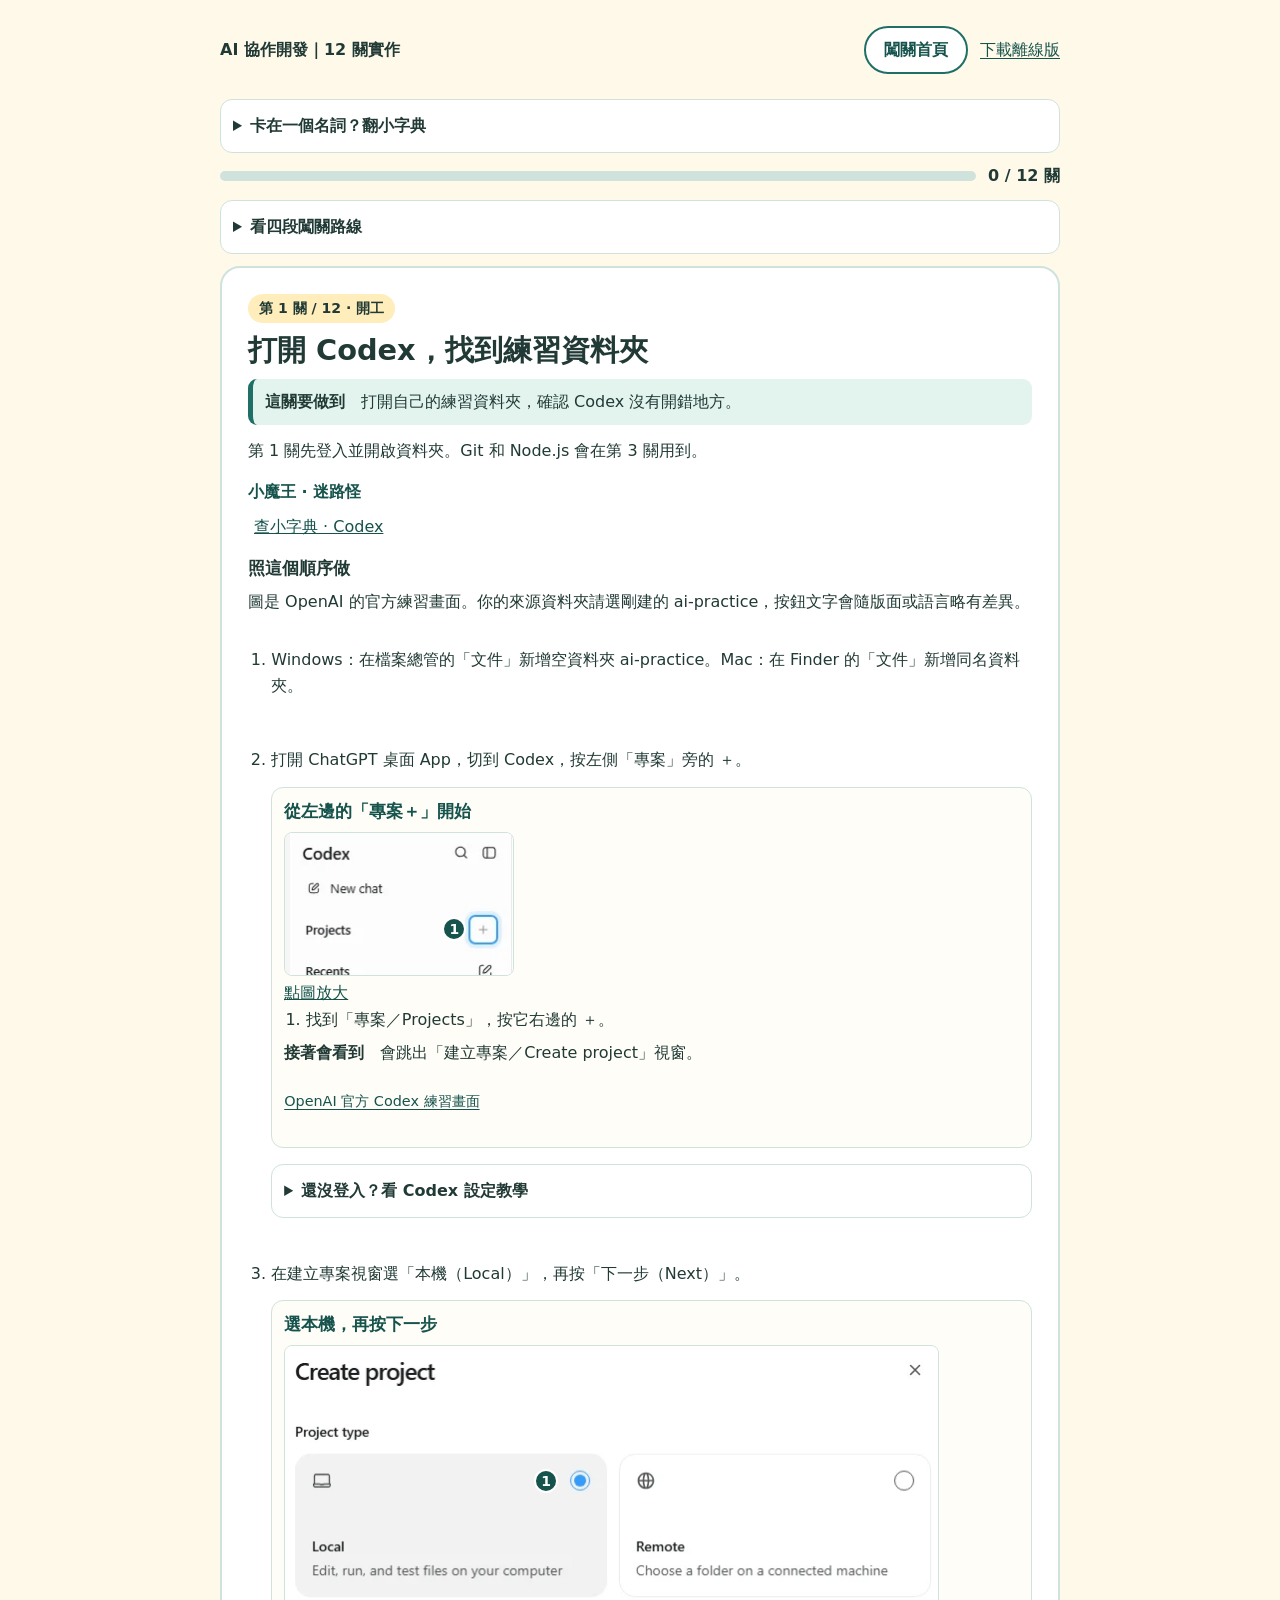
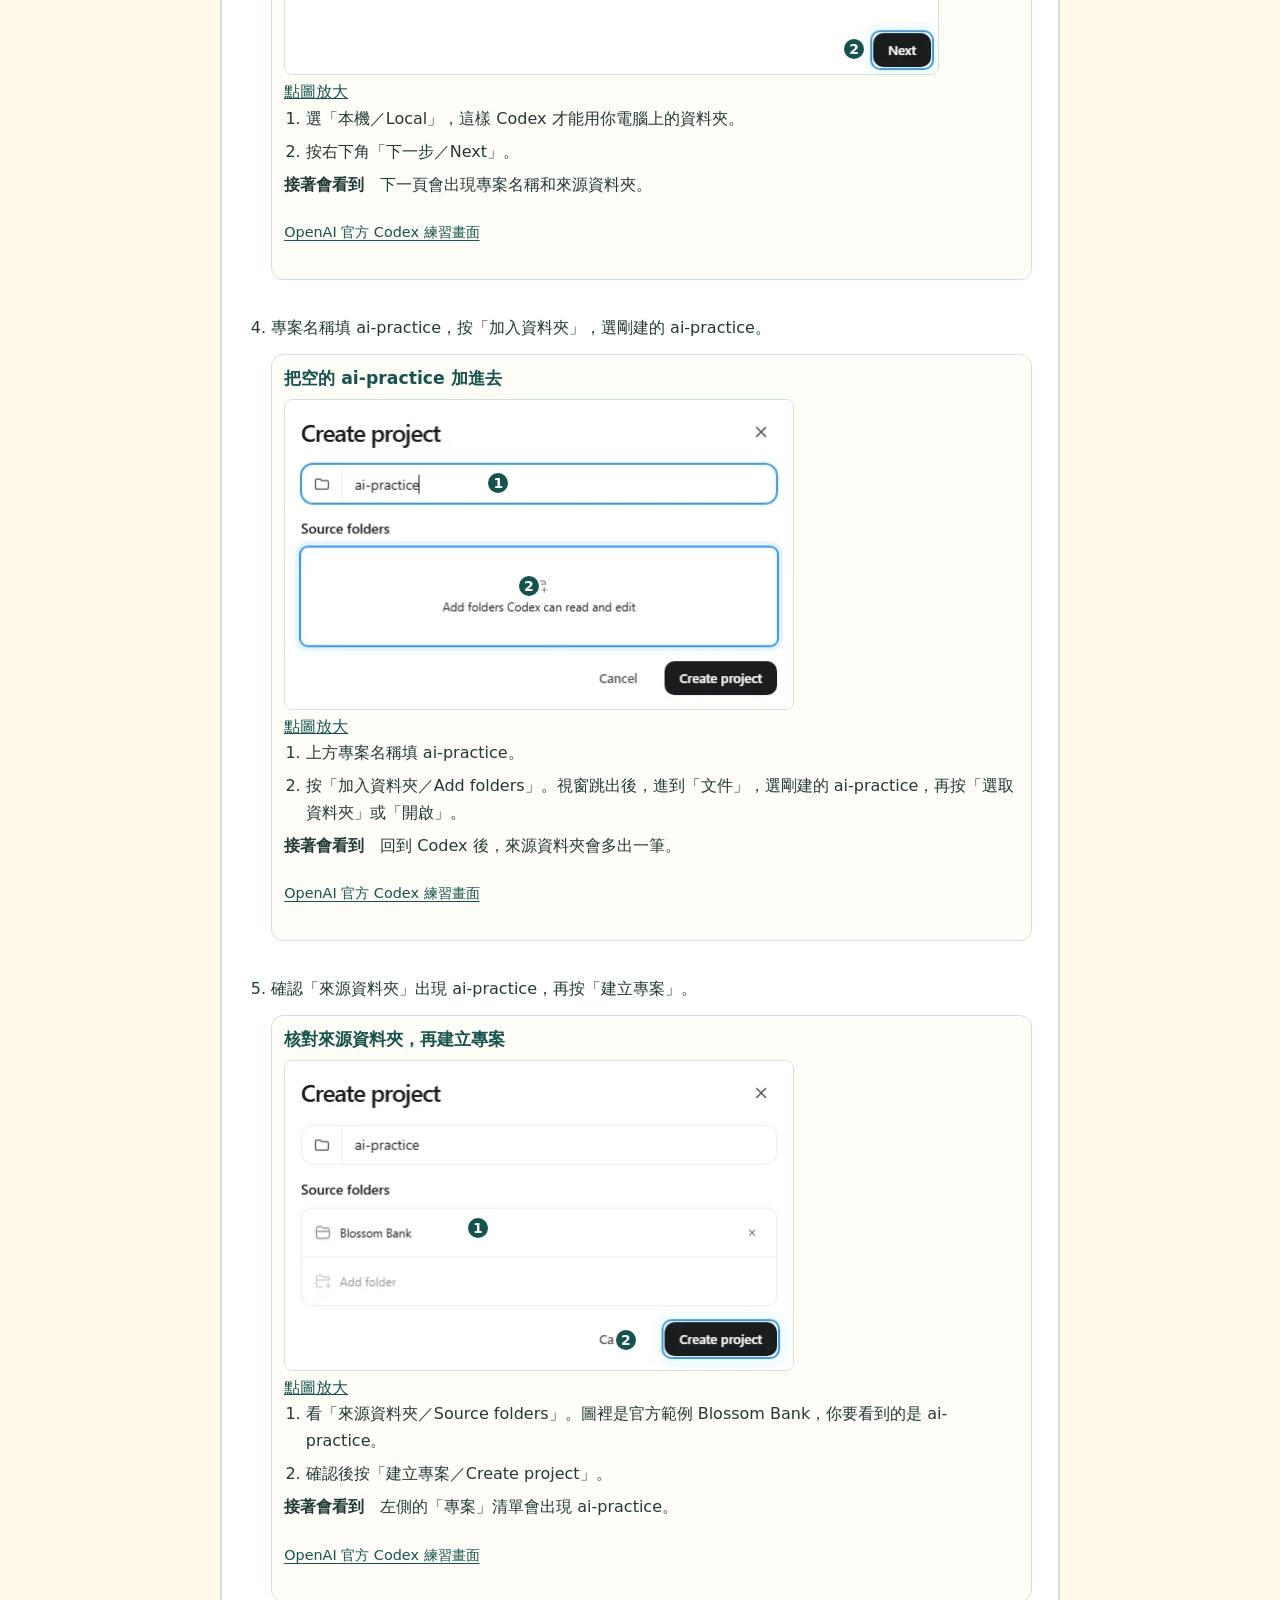
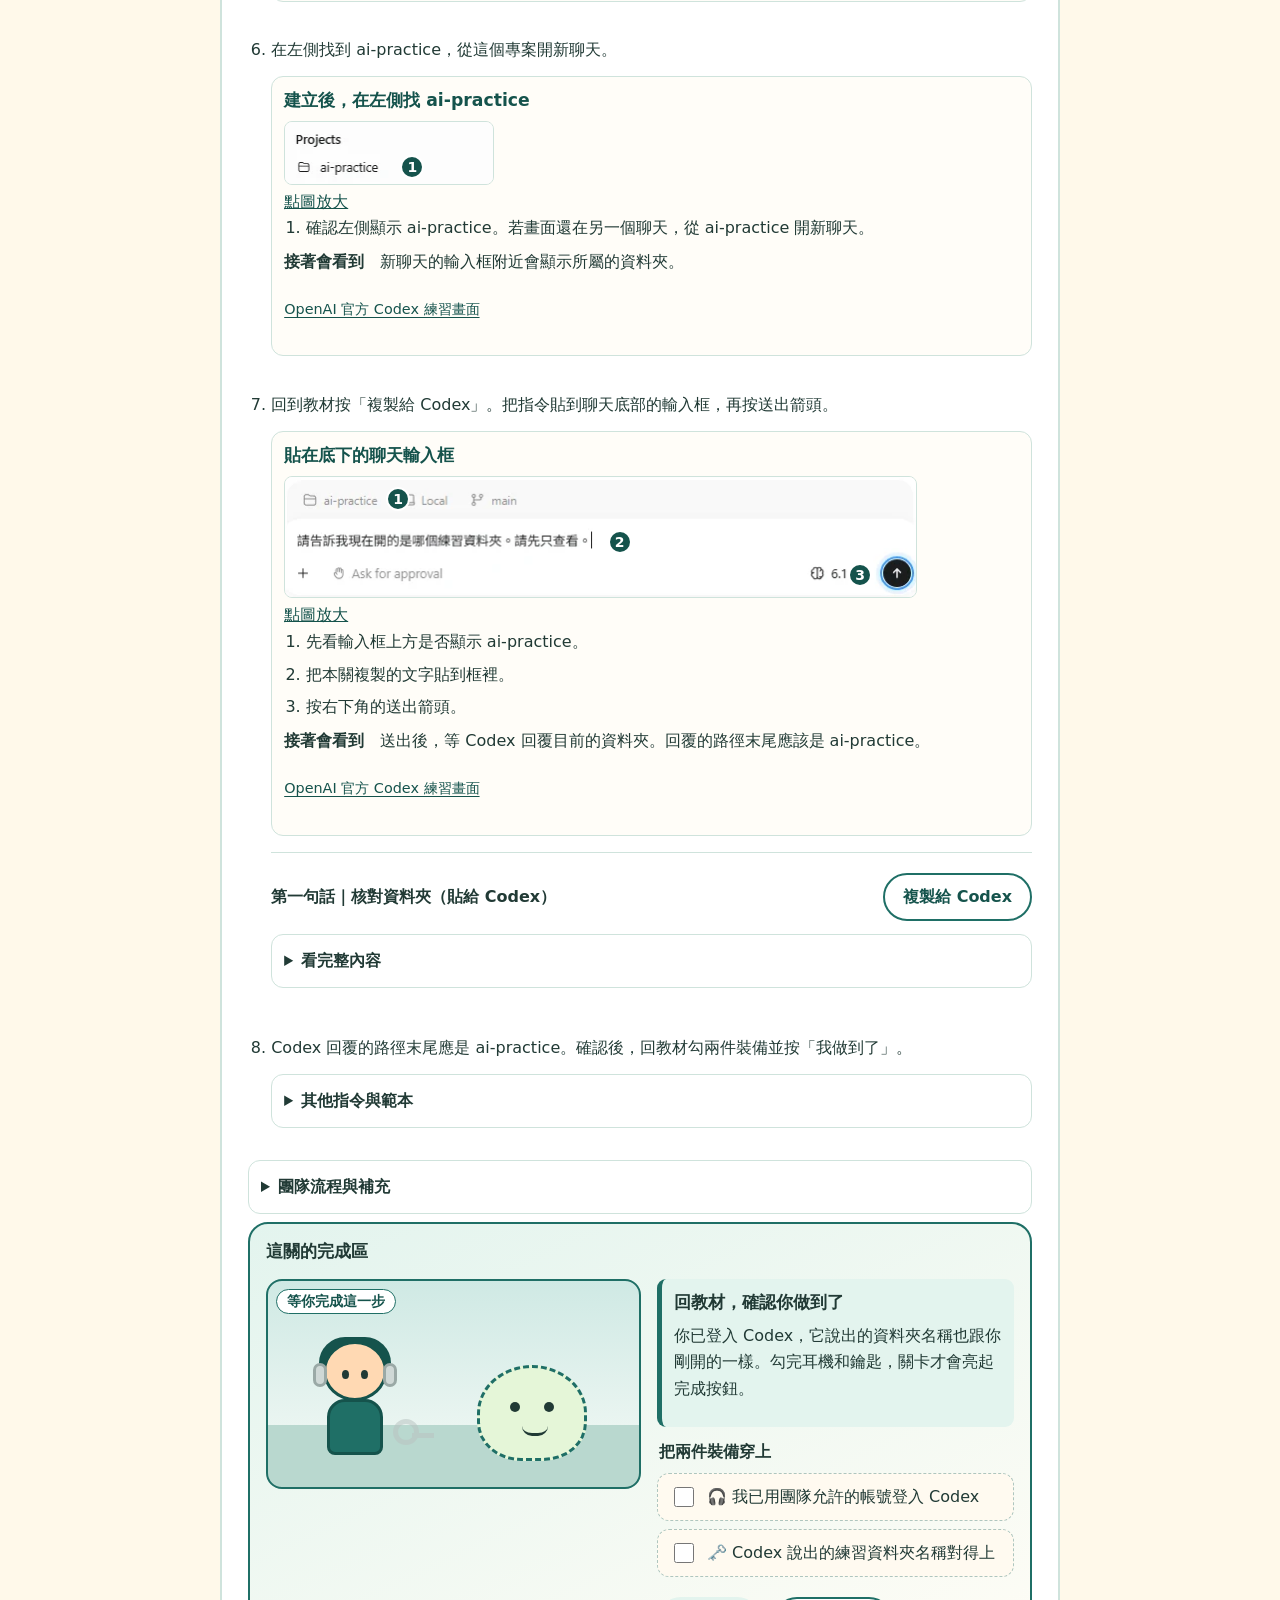
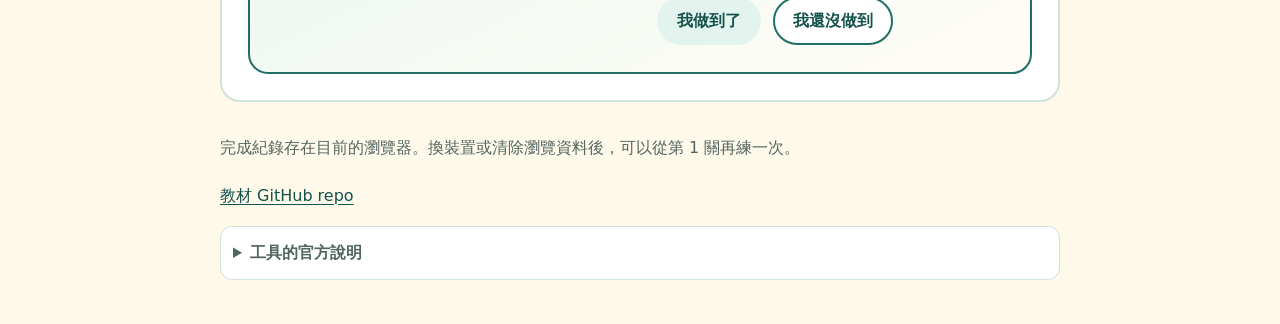
<file: site/codex-standing-prompt.html>
<!doctype html><html lang="zh-Hant-TW"><head><meta charset="utf-8"><meta name="viewport" content="width=device-width,initial-scale=1"><title>AI 協作開發｜12 關實作</title><style>
:root {
  --sea:#1f6f66; --sea-dark:#15534c; --yolk:#f4b43a; --cream:#fff9ea;
  --ink:#213a35; --muted:#526660; --line:#cfe3dc; --mint:#e3f4ee;
}
* { box-sizing:border-box }
[hidden] { display:none !important }
body { margin:0; background:var(--cream); color:var(--ink); font:16px/1.65 "Noto Sans TC","Microsoft JhengHei",system-ui,sans-serif }
a { color:var(--sea-dark); text-underline-offset:.2em }
button { font:inherit }
:focus-visible { outline:3px solid #0b4fd1; outline-offset:3px }
.wrap { width:min(100%,880px); margin:auto; padding:16px 20px 36px }
.skip { position:absolute; left:12px; top:-120px }
.skip:focus { top:8px; background:white; z-index:1; padding:8px }
.top { display:flex; justify-content:space-between; align-items:center; flex-wrap:wrap; gap:8px 18px; margin-bottom:14px }
.top a, footer a { display:inline-flex; align-items:center; min-height:44px }
h1,h2,h3,p { overflow-wrap:anywhere }
h1,h2,h3 { line-height:1.3; margin:0 0 .6rem }
h1 { font-size:clamp(1.65rem,5vw,2.45rem) }
h2 { font-size:clamp(1.32rem,4vw,1.8rem) }
h3 { font-size:1.08rem }
p { margin:.45em 0 .8em }
.card { border:2px solid var(--line); border-radius:20px; background:#fff; padding:clamp(15px,3vw,26px); margin:12px 0 }
.welcome { display:grid; grid-template-columns:minmax(0,1fr) auto; gap:12px 20px; align-items:center }
.welcome p { max-width:56ch }
.welcome .sprout { transform:scale(1.25); margin-inline:12px }
.tag { display:inline-block; border-radius:99px; background:#ffedbb; padding:3px 11px; font-size:.88rem; font-weight:700; margin-bottom:.55rem }
.btn { min-height:48px; padding:8px 18px; border:2px solid transparent; border-radius:99px; color:#fff; background:var(--sea); font-weight:700; cursor:pointer }
.btn.alt { color:var(--sea-dark); border-color:var(--sea); background:#fff }
.btn.reward-next { background:var(--yolk); color:var(--ink) }
.btn[disabled] { color:var(--sea-dark); background:var(--mint); cursor:default }
.row { display:flex; flex-wrap:wrap; align-items:center; gap:8px 12px; margin:.65em 0 }
.progress-track { min-width:100px; flex:1; height:10px; border-radius:9px; background:var(--line); overflow:hidden }
.progress-track i { display:block; height:100%; width:0; background:var(--sea) }
details { background:#fff; border:1px solid var(--line); border-radius:12px; padding:4px 12px; margin:8px 0 }
summary { cursor:pointer; font-weight:700; min-height:44px; align-content:center }
.map { list-style:none; padding:0; margin:6px 0 12px; display:grid; grid-template-columns:repeat(4,minmax(0,1fr)); gap:8px }
.map button { width:100%; min-height:60px; border:1px solid var(--line); border-radius:12px; background:#fff; color:var(--ink); padding:6px; cursor:pointer; overflow-wrap:anywhere }
.map button span { display:block; font-weight:700; color:var(--sea-dark) }
.map button[aria-current=true] { border:2px solid var(--sea) }
.map button[aria-disabled=true] { border-style:dashed; color:var(--muted); cursor:not-allowed }
.map button[data-done] { background:var(--mint) }
.route-line { display:flex; flex-wrap:wrap; gap:8px; list-style:none; padding:0; margin:12px 0 }
.route-line li { background:var(--mint); padding:6px 10px; border-radius:9px; overflow-wrap:anywhere }
.lesson-goal { background:var(--mint); border-left:5px solid var(--sea); border-radius:9px; padding:10px 12px }
.lesson-boss { margin:14px 0 0; color:var(--sea-dark) }
.instructions { padding-inline-start:1.35em }
.instructions li + li { margin-block-start:.4em }
.prompt { border-block-start:1px solid var(--line); padding-block-start:10px; margin-block:12px }
.prompt strong { flex:1 1 180px }
.feedback,.recovery { color:var(--sea-dark); overflow-wrap:anywhere }
.recovery { background:#fff2cd; border-radius:10px; padding:10px 12px }
pre { white-space:pre-wrap; overflow-wrap:anywhere; padding:12px; background:#f6f3e9; border-radius:10px; max-height:320px; overflow:auto; font:.92rem/1.65 Consolas,"Microsoft JhengHei",monospace }
.result { background:var(--mint); border-left:5px solid var(--sea); border-radius:9px; padding:12px }
.reward { background:#fff2cd; border:1px solid #e9cb7c; border-radius:14px; padding:12px }
.sprout { position:relative; width:72px; height:76px; flex:none }
.sprout .stem { position:absolute; bottom:6px; left:34px; width:5px; height:42px; background:var(--sea-dark); border-radius:4px }
.sprout .leaf { position:absolute; bottom:38px; width:30px; height:20px; background:var(--sea); border-radius:2px 20px 2px 20px }
.sprout .left { left:7px; transform:scaleX(-1) rotate(-12deg) }
.sprout .right { left:37px; transform:rotate(-12deg) }
.sprout .soil { position:absolute; bottom:0; left:12px; width:48px; height:14px; background:var(--yolk); border-radius:50% 50% 0 0 }
.star { position:absolute; left:27px; top:0; color:#955800; font-size:24px; line-height:1 }
@media (prefers-reduced-motion:no-preference) {
  .celebrate .leaf { animation:grow .7s ease-out both }
  .celebrate .star { animation:jump .8s ease-out both }
  @keyframes grow { from { opacity:0; transform:scale(.1) } }
  @keyframes jump { from { opacity:0; transform:translateY(35px) scale(.2) } }
}
footer { color:var(--muted); padding-top:14px }
.sr { position:absolute; width:1px; height:1px; padding:0; margin:-1px; overflow:hidden; clip-path:inset(50%); white-space:nowrap }
@media (max-width:570px) {
  .wrap { padding-inline:14px }
  .welcome { grid-template-columns:1fr }
  .welcome .sprout { display:none }
  .map { grid-template-columns:repeat(3,minmax(0,1fr)) }
}
@media print {
  body { background:white }
  main article[hidden] { display:block !important }
  .progress,.map-panel,.btn,.skip,.top,footer,.reward,.recovery { display:none !important }
  details:not([open]) > :not(summary) { display:block !important }
  pre { max-height:none; overflow:visible }
}
.milestone { position:relative; border:2px solid #e1b745; background:#fff1bd; isolation:isolate }
.recap { margin:12px 0; padding:12px; background:#fffdf5; border-radius:10px }
.fireworks { position:absolute; inset:0; pointer-events:none; overflow:hidden; z-index:-1 }
.fireworks span { position:absolute; color:#b2730a; top:16px; left:calc(15% + var(--i) * 17%); opacity:0; font-size:28px }
@media (prefers-reduced-motion:no-preference) {
  .completion-scene.celebrate .fireworks span { animation:stage-stars 1.15s ease-out both; animation-delay:calc(var(--i) * 55ms) }
  @keyframes stage-stars {
    0% { opacity:0; transform:translateY(38px) scale(.25) }
    32% { opacity:1; transform:translateY(-12px) scale(1.2) }
    100% { opacity:0; transform:translateY(-32px) scale(.8) }
  }
}

.stage{position:relative;height:210px;background:linear-gradient(#cfe9e4,#eaf5f1 70%,#b9d8cf 70%);border-radius:var(--r);overflow:hidden;border:2px solid var(--sea)}
/* 原創角色：領路人小嚮導 */
.hero-c{position:absolute;left:12%;bottom:26px;width:84px;height:120px}
.hero-c .hd{position:absolute;left:10px;top:0;width:64px;height:60px;background:#ffd9b3;border-radius:50%;border:3px solid var(--sea-d)}
.hero-c .hd::before,.hero-c .hd::after{content:"";position:absolute;top:26px;width:7px;height:9px;background:var(--ink);border-radius:50%}.hero-c .hd::before{left:16px}.hero-c .hd::after{right:16px}
.hero-c .hair{position:absolute;left:6px;top:-4px;width:72px;height:30px;background:var(--sea-d);border-radius:40px 40px 6px 6px}
.hero-c .bd{position:absolute;left:14px;top:58px;width:56px;height:56px;background:var(--sea);border-radius:18px 18px 8px 8px;border:3px solid var(--sea-d)}
.ear{position:absolute;top:22px;width:14px;height:24px;border-radius:7px;background:#cfd8d6;border:3px solid #9aa9a6;transition:.3s}.ear.l{left:0}.ear.r{right:0}
.eq-on .ear{background:var(--egg);border-color:#b17c10}
.keyb{position:absolute;right:-22px;top:78px;width:26px;height:26px;border:5px solid #b9c4c2;border-radius:50%;opacity:.55;transition:.3s}.keyb::after{content:"";position:absolute;left:14px;top:9px;width:22px;height:5px;background:inherit;background:#b9c4c2}
.eq-key .keyb{border-color:var(--egg);opacity:1}.eq-key .keyb::after{background:var(--egg)}
/* 友善小魔王：空白怪 */
.boss{position:absolute;right:14%;bottom:26px;width:110px;height:96px;background:#fff;border:3px dashed var(--sea);border-radius:50% 50% 40% 40%;transition:.4s}
.boss::before,.boss::after{content:"";position:absolute;top:34px;width:10px;height:10px;background:var(--ink);border-radius:50%}.boss::before{left:30px}.boss::after{right:30px}
.boss i{position:absolute;left:42px;top:58px;width:26px;height:10px;border-bottom:3px solid var(--ink);border-radius:0 0 20px 20px}
.boss.beat{transform:scale(.55) translateY(40px);opacity:.25;filter:grayscale(1)}
/* Original character art from the approved Claude Code prototype. */
:root { --sea-d:var(--sea-dark); --egg:var(--yolk); --r:16px }
.welcome { grid-template-columns:minmax(0,1.25fr) minmax(260px,1fr); background:linear-gradient(155deg,var(--mint),#fffdf6) }
.game-scene { margin:12px 0; max-width:560px }
.game-scene .boss { background:var(--monster,#fff) }
.game-scene .crown { position:absolute; top:-17px; left:30px; width:44px; height:24px; background:var(--yolk); clip-path:polygon(0 0,25% 42%,50% 0,75% 42%,100% 0,91% 100%,9% 100%) }
.game-scene .boss { --monster:#fff }
.game-scene .boss.leaf-boss { --monster:#e5f6d8 }
.game-scene .boss.pond-boss { --monster:#d9edf6 }
.game-scene .boss.sun-boss { --monster:#ffeed0 }
.game-scene .boss.crowned { border-style:solid; border-color:#a96812 }
.game-scene:has(.boss.crowned) { background:linear-gradient(#f9ead2,#fff3d6 70%,#ead4a8 70%) }
.gear-checks { border:0; padding:0; margin:12px 0 }
.gear-checks legend { font-weight:800 }
.gear-checks label { display:flex; align-items:center; gap:10px; background:#fffaf0; border:1px dashed #aec6bf; border-radius:12px; padding:9px 12px; margin:8px 0; min-height:48px; cursor:pointer }
.gear-checks label:has(:checked) { background:#fff1bd; border-style:solid; border-color:#b7861d }
.gear-checks input { width:20px; height:20px; flex:none; accent-color:var(--sea) }
.equipment section + section { border-top:1px solid var(--line); padding-top:14px }
.map-chapter { margin-block:10px }
.map-chapter .map { grid-template-columns:repeat(3,minmax(0,1fr)) }
.map button[data-big] { background:#fff3d6 }
.map button[data-big][data-done] { border-color:#92600d }
.milestone .recap h3 { color:var(--sea-dark) }
@media (max-width:570px) {
  .welcome { grid-template-columns:1fr }
  .game-scene.stage { height:145px }
  .game-scene .hero-c { left:10%; bottom:12px; transform:scale(.8); transform-origin:left bottom }
  .game-scene .boss { right:12%; bottom:12px; scale:.8; transform-origin:right bottom }
}
@media (prefers-reduced-motion:reduce) { .game-scene * { transition:none !important } }
@media print { .game-scene,.gear-checks { display:none !important } }
.walkthrough-shot { margin:14px 0; padding:12px 0; border-block-start:1px solid var(--line) }
.walkthrough-shot h3 { margin-block-start:0 }
.shot-frame { position:relative; width:min(100%,var(--shot-width)); line-height:0 }
.shot-frame img { display:block; width:100%; height:auto; border:1px solid var(--line); border-radius:8px }
.shot-point {
  position:absolute; display:grid; place-items:center; width:24px; height:24px; transform:translate(-50%,-50%);
  border:2px solid #fff; border-radius:50%; background:var(--sea-dark); color:#fff; font-weight:800; font-size:14px; line-height:1;
}
.shot-source { color:var(--muted); font-size:.9rem }
.shot-source a { display:inline-flex; align-items:center; min-height:44px }
@media print { .walkthrough-shot { break-inside:avoid } }
.lesson-steps { padding-inline-start:1.45em }
.lesson-steps > li { padding-block:8px; margin-block:12px }
.lesson-steps .walkthrough-shot { margin:9px 0 16px; padding:12px; background:#fffdf8; border:1px solid var(--line); border-radius:12px }
.lesson-steps .walkthrough-shot:last-child { margin-bottom:0 }
.lesson-steps figcaption h3 { color:var(--sea-dark) }
.shot-open { display:block; width:min(100%,var(--shot-width)); max-width:100%; min-height:44px; padding:0; border:0; background:none; color:var(--sea-dark); text-align:start; cursor:zoom-in }
.shot-open .shot-frame { display:block; width:100% }
.shot-open-label { display:inline-block; text-decoration:underline; margin-top:4px }
.shot-viewer { width:min(96vw,1040px); max-width:96vw; max-height:94vh; max-height:94dvh; padding:14px; border:1px solid var(--line); border-radius:15px; background:#fcfbf7; color:var(--ink) }
.shot-viewer::backdrop { background:#18302bd9 }
.shot-viewer-header { display:flex; align-items:center; justify-content:space-between; gap:8px 12px }
.shot-viewer-header h2 { font-size:1.15rem; margin:0 }
.shot-viewer-header form { flex:none }
.shot-viewer-canvas { overflow:auto; max-height:73vh; max-height:73dvh }
.shot-viewer-canvas .shot-frame { display:block; width:max(100%,var(--shot-width)); max-width:none }
.shot-viewer-hint { margin:7px 0 0; color:var(--muted) }
@media print { .shot-viewer,.shot-open-label { display:none !important } }
.copy-guide { margin:8px 0 12px; padding:10px 12px 10px 32px; background:#e8f4ef; border-radius:10px }
.copy-guide li + li { margin-top:7px }
.copy-guide strong,.copy-guide span { display:block }
.copy-guide strong { color:var(--sea-dark) }
.copy-guide span { overflow-wrap:anywhere }

.lesson-completion {
  display:grid; gap:10px; scroll-margin-top:8px;
  border:2px solid var(--sea); border-radius:20px; padding:10px;
  background:linear-gradient(155deg,var(--mint),#fffdf6);
}
.lesson-completion > h3 { margin:0 }
.completion-panel { min-width:0 }
.completion-scene.game-scene { width:100%; max-width:none; margin:0 }
.completion-scene .stage-badge {
  position:absolute; top:8px; left:8px; z-index:2; padding:2px 10px;
  border:1px solid var(--sea); border-radius:99px; background:#fff; color:var(--sea-dark);
  font-size:.85rem; font-weight:700; line-height:1.4;
}
.completion-scene .scene-reward { position:absolute; right:16%; bottom:12px; visibility:hidden }
.completion-scene.is-complete .scene-reward { visibility:visible }
.completion-scene .boss.beat { opacity:0; visibility:hidden; transition:transform .45s,opacity .45s,visibility 0s .45s }
.completion-scene:not(.celebrate) .boss { transition:none }
.completion-scene.is-complete .hero-c .bd { background:#2a8a7e; box-shadow:0 0 0 4px #fff1bd }
.completion-scene .fireworks { z-index:1 }
.lesson-completion .recap { margin:0; border:1px solid #e9cb7c }
@media (max-width:699px) { .completion-scene.game-scene.stage { height:145px } }
@media (min-width:700px) {
  .lesson-completion { grid-template-columns:minmax(0,1.05fr) minmax(0,1fr); padding:16px; gap:16px }
  .lesson-completion > h3,.lesson-completion .recap { grid-column:1/-1 }
  .completion-scene .scene-reward { bottom:26px }
}
@media print { .lesson-completion { display:block; border:0 } }
.glossary input { width:100%; min-height:44px; padding:8px 10px; font:inherit; border:1px solid #526660; border-radius:8px }
.glossary label { display:block; font-weight:700 }
.glossary dl { margin:6px 0 }
.glossary [data-term] { border-block-start:1px solid #cfe3dc; padding:10px 0 }
.glossary dt { font-weight:800; color:#15534c }
.glossary dd { margin:4px 0 0; overflow-wrap:anywhere }
.glossary [hidden] { display:none !important }
.term-link { margin:0 0 8px; min-height:44px; border:0; background:transparent; color:#15534c; text-decoration:underline; font:inherit; cursor:pointer }
</style></head><body data-entry="codex-standing-prompt"><a class="skip" href="#main">跳到課程內容</a><div class="wrap"><header class="top"><strong>AI 協作開發｜12 關實作</strong><div class="row"><button class="btn alt" type="button" id="back-home">闖關首頁</button><a href="handbook.html" download>下載離線版</a></div></header><main id="main" tabindex="-1"><section class="card welcome" id="welcome"><div><h1 tabindex="-1">做一個你想用的功能</h1><p>想讓搜尋更好用，或加一個常用的按鈕？跟著這 12 關，把點子說給 AI 聽，做出一個可以親手試的小版本。</p><ol class="route-line"><li>說清楚想改什麼</li><li>用 AI 做出一小版</li><li>親手測試</li><li>交給團隊審查</li></ol><p>用電腦開啟 Codex，就可以先從空資料夾練習。最後帶上你自己的點子，和 Kevin 及隊友一起看怎麼加進團隊系統。</p><button type="button" class="btn" id="start">開始第 1 關</button></div><div class="stage game-scene" aria-hidden="true"><div class="hero-c"><div class="hair"></div><div class="hd"></div><div class="bd"></div><span class="ear l"></span><span class="ear r"></span><span class="keyb"></span></div><div class="boss pond-boss crowned"><i></i><span class="crown"></span></div></div></section><details class="glossary" id="glossary"><summary>卡在一個名詞？翻小字典</summary><p>想到哪個就查哪個。可以打中文，也可以直接貼上看到的英文字。</p><label>查名詞 <input type="search" placeholder="例如 PR、分支、Node.js"></label><button type="button" class="term-link" data-glossary-return hidden>回到剛才的關卡</button><p role="status" data-glossary-status></p><dl><div data-term><dt>AI 助手（Codex／Claude）</dt><dd>可以先把 AI 當成一位搭檔。Codex 可以照你的要求讀程式、試改和跑測試。Claude 可以先畫給你看，也能幫忙找漏掉的地方。<br><strong>舉個例子：</strong>你說「搜尋前後有空白也要找得到」，再親手確認結果。</dd></div><div data-term><dt>專案（Project）</dt><dd>做一個工具需要的程式、資料和說明，放在同一個地方。<br><strong>舉個例子：</strong>第 1 關你自己建的 ai-practice，就是放這次練習檔案的地方。</dd></div><div data-term><dt>Node.js／LTS</dt><dd>這門課要用 Node.js 在你的電腦上跑搜尋練習和檢查。裝好後，Codex 才能幫你跑這份練習的測試，告訴你改完有沒有修好。純聊天、寫工單或看教材時，還用不到它。<br><strong>舉個例子：</strong>搜尋「入門」前後多了空白，本來找不到課程。修好後，請 Codex 用 Node.js 再跑一次，看同一筆輸入能不能找到「程式入門」。下載頁的 LTS 是長期支援版。團隊專案有指定版本時，就照專案說明安裝。</dd></div><div data-term><dt>終端機（Terminal／PowerShell）</dt><dd>可以用打字叫電腦做事的視窗。Windows 的 PowerShell 就是其中一種。<br><strong>舉個例子：</strong>輸入 node --version，是請電腦告訴你裝了哪個版本。</dd></div><div data-term><dt>Git／GitHub</dt><dd>Git 幫你記錄程式改了哪裡。GitHub 是團隊放程式、討論改動和請人審查的網站。<br><strong>舉個例子：</strong>在自己電腦存一筆 Git 紀錄。等對方確認可以送出，再放到 GitHub。</dd></div><div data-term><dt>程式庫（Repository／Repo）</dt><dd>一個專案的檔案和修改紀錄放在一起的地方。<br><strong>舉個例子：</strong>Kevin 傳來的 GitHub 練習專案連結，通常會帶你到 repo。</dd></div><div data-term><dt>工單（Issue）</dt><dd>一張寫清楚想改什麼、怎麼重現和怎樣算做好的工作單。<br><strong>舉個例子：</strong>「貼上前後有空白的『入門』也要找到課程」比「搜尋怪怪的」好懂。</dd></div><div data-term><dt>分支（Branch／main）</dt><dd>分支是從某一版開出來的工作線。團隊常把主要版本叫 main。<br><strong>舉個例子：</strong>把搜尋修改放在這張工單的分支上，團隊可以先看過。</dd></div><div data-term><dt>存一版（Commit）</dt><dd>把這次挑好的改動存成一筆版本紀錄，順便寫一句改了什麼。<br><strong>舉個例子：</strong>例如「讓搜尋忽略前後空白」。之後能找到這次改過哪些檔案。</dd></div><div data-term><dt>送到 GitHub（Push）</dt><dd>把你電腦上的版本紀錄送到 GitHub，讓隊友也看得到。<br><strong>舉個例子：</strong>先確認要送到哪個專案和分支，再依團隊授權送出。</dd></div><div data-term><dt>審查頁（Pull Request／PR／Draft PR）</dt><dd>PR 是給隊友看這批改動的頁面。Draft PR 還在準備中。<br><strong>舉個例子：</strong>你可以放工單、測試結果和畫面，請 IT 幫忙看空查詢的結果。</dd></div><div data-term><dt>合併／部署（Merge／Deploy）</dt><dd>合併是把通過審查的改動接回團隊的版本。部署是把某個版本送到大家實際使用的環境。<br><strong>舉個例子：</strong>團隊把修改合進主版本後，會依流程決定何時讓使用者用到。</dd></div><div data-term><dt>測試／自動檢查（Test／CI）</dt><dd>測試是照一個方法確認結果。CI 可以在 GitHub 自動跑團隊設定的檢查。<br><strong>舉個例子：</strong>先用同一個輸入試兩次。一開始找不到課程，修完後找得到。</dd></div><div data-term><dt>重現／驗收</dt><dd>重現是照相同步驟再看一次問題。驗收是依約好的結果親手試，確認這次做對了。<br><strong>舉個例子：</strong>一開始先搜帶空白的『入門』，修完後再用同一個輸入檢查。</dd></div><div data-term><dt>README</dt><dd>專案附的使用說明，通常會寫怎麼開起來、怎麼試。<br><strong>舉個例子：</strong>關掉練習工具，再照 README 自己打開一次。</dd></div><div data-term><dt>AI 分工（Agent）</dt><dd>把不同工作分給不同的 AI，說清楚各自要看什麼、交什麼、何時停。<br><strong>舉個例子：</strong>Codex 改檔，Claude 只看差異、找漏測的地方，最後由你確認。</dd></div></dl></details><div class="row progress"><div class="progress-track" id="progress" role="progressbar" aria-label="完成關卡數" aria-valuemin="0" aria-valuemax="12" aria-valuenow="0"><i></i></div><b id="count"></b></div><details class="map-panel"><summary>看四段闖關路線</summary><section class="map-chapter"><h3>第一段｜讓 AI 聽懂你</h3><ol class="map"><li><button type="button" data-level="0"><span>1 關</span>打開 Codex，找到練習資料夾</button></li><li><button type="button" data-level="1"><span>2 關</span>把工作方式告訴 Codex</button></li><li><button type="button" data-level="2" data-big><span>3 關 · 大魔王</span>先看一次搜尋為什麼失敗</button></li></ol></section><section class="map-chapter"><h3>第二段｜修好第一個問題</h3><ol class="map"><li><button type="button" data-level="3"><span>4 關</span>寫一張隊友看得懂的工單</button></li><li><button type="button" data-level="4"><span>5 關</span>開一個分支，放心試改</button></li><li><button type="button" data-level="5" data-big><span>6 關 · 大魔王</span>只改一處，看搜尋結果回來</button></li></ol></section><section class="map-chapter"><h3>第三段｜把修改交給隊友</h3><ol class="map"><li><button type="button" data-level="6"><span>7 關</span>自己試一次，再把這一版存好</button></li><li><button type="button" data-level="7"><span>8 關</span>開一張審查草稿</button></li><li><button type="button" data-level="8" data-big><span>9 關 · 大魔王</span>請 IT 幫忙看一個重點</button></li></ol></section><section class="map-chapter"><h3>第四段｜做出自己的小功能</h3><ol class="map"><li><button type="button" data-level="9"><span>10 關</span>先量一次，再決定值不值得改</button></li><li><button type="button" data-level="10"><span>11 關</span>從空資料夾做出一個小工具</button></li><li><button type="button" data-level="11" data-big><span>12 關 · 大魔王</span>把自己的點子加進剛做的工具</button></li></ol></section></details><article class="card" id="setup" data-lesson hidden><span class="tag">第 1 關 / 12 · 開工</span><h2 tabindex="-1">打開 Codex，找到練習資料夾</h2><p class="lesson-goal"><strong>這關要做到</strong>　打開自己的練習資料夾，確認 Codex 沒有開錯地方。</p><p>第 1 關先登入並開啟資料夾。Git 和 Node.js 會在第 3 關用到。</p><p class="lesson-boss"><strong>小魔王 · 迷路怪</strong></p><button type="button" class="term-link" data-glossary-open="Codex">查小字典 · Codex</button><section class="walkthrough"><h3>照這個順序做</h3><p>圖是 OpenAI 的官方練習畫面。你的來源資料夾請選剛建的 ai-practice，按鈕文字會隨版面或語言略有差異。</p><ol class="lesson-steps"><li><p>Windows：在檔案總管的「文件」新增空資料夾 ai-practice。Mac：在 Finder 的「文件」新增同名資料夾。</p></li><li><p>打開 ChatGPT 桌面 App，切到 Codex，按左側「專案」旁的 ＋。</p><figure class="walkthrough-shot"><figcaption><h3>從左邊的「專案＋」開始</h3></figcaption><button type="button" class="shot-open" data-shot-open style="--shot-width:230px" aria-label="放大：從左邊的「專案＋」開始"><span class="shot-frame" style="--shot-width:230px"><img src="./screenshots/codex-project-plus.webp" width="230" height="144" loading="lazy" decoding="async" alt="官方練習畫面的 Codex 側欄，Projects 右邊有一個＋。"><span aria-hidden="true"><span class="shot-point" style="left:74%;top:67%">1</span></span></span><span class="shot-open-label" aria-hidden="true">點圖放大</span></button><ol class="instructions"><li>找到「專案／Projects」，按它右邊的 ＋。</li></ol><p><strong>接著會看到</strong>　會跳出「建立專案／Create project」視窗。</p><p class="shot-source"><a href="https://learn.chatgpt.com/training/codex-lab/index.html?step=project">OpenAI 官方 Codex 練習畫面</a></p></figure><details class="equipment"><summary>還沒登入？看 Codex 設定教學</summary><section><h3>Codex 耳機｜先登入，再打開資料夾</h3><p><strong>為什麼要準備？</strong> 讓 Codex 在正確的地方陪你試。先確認開的是練習資料夾，之後才請它看程式或動手改。</p><p><strong>哪一關會用到？</strong> 第 1 關，第一次打開練習資料夾。</p><ol class="instructions"><li>打開 Codex 桌面 App，用團隊允許的帳號登入。</li><li>切到 Codex，Windows 按 Ctrl + O，Mac 按 Command + O，再選「文件」裡的 ai-practice。</li></ol><p><strong>怎麼知道準備好了？</strong> 你已登入可使用的帳號，Codex 說的資料夾名稱也跟你剛開的一樣。</p><p><a href="https://learn.chatgpt.com/docs/app">桌面 App 官方說明</a></p><p>可以用已登入的 Codex 請它協助。如果目前還登入不了，先從下方官方說明開始，或請 Kevin 帶你開起來。</p><div class="prompt"><div class="row"><strong>請 Codex 帶我準備 Codex（貼給 Codex）</strong><button type="button" class="btn alt" data-copy>複製給 Codex</button></div><p class="feedback" role="status"></p><ol class="copy-guide" hidden><li><strong>貼到這裡</strong><span>如果已經能用 Codex，貼到現在的聊天輸入框。還無法登入時，先照這張裝備卡的官方說明。</span></li><li><strong>看到這個結果</strong><span>你已登入，Codex 能說出你剛建的 ai-practice 資料夾。</span></li><li><strong>回教材接著做</strong><span>回第一關底部勾選兩件裝備，再按「我做到了」。</span></li></ol><details><summary>看完整內容</summary><pre tabindex="0">請一次一步帶我確認 Codex 已登入可使用的帳號，且開的是我剛建立的空資料夾 ai-practice。每一步先說我要按哪裡、會看到什麼，等我回覆再繼續。登入由我自己在官方畫面操作。如果我還打不開 Codex，請指引我看官方桌面 App 說明，或請 Kevin 協助。</pre></details></div></section></details></li><li><p>在建立專案視窗選「本機（Local）」，再按「下一步（Next）」。</p><figure class="walkthrough-shot"><figcaption><h3>選本機，再按下一步</h3></figcaption><button type="button" class="shot-open" data-shot-open style="--shot-width:655px" aria-label="放大：選本機，再按下一步"><span class="shot-frame" style="--shot-width:655px"><img src="./screenshots/codex-project-local.webp" width="655" height="329" loading="lazy" decoding="async" alt="建立專案視窗，Local 已選取，右下角有 Next。"><span aria-hidden="true"><span class="shot-point" style="left:40%;top:41%">1</span><span class="shot-point" style="left:87%;top:92%">2</span></span></span><span class="shot-open-label" aria-hidden="true">點圖放大</span></button><ol class="instructions"><li>選「本機／Local」，這樣 Codex 才能用你電腦上的資料夾。</li><li>按右下角「下一步／Next」。</li></ol><p><strong>接著會看到</strong>　下一頁會出現專案名稱和來源資料夾。</p><p class="shot-source"><a href="https://learn.chatgpt.com/training/codex-lab/index.html?step=project">OpenAI 官方 Codex 練習畫面</a></p></figure></li><li><p>專案名稱填 ai-practice，按「加入資料夾」，選剛建的 ai-practice。</p><figure class="walkthrough-shot"><figcaption><h3>把空的 ai-practice 加進去</h3></figcaption><button type="button" class="shot-open" data-shot-open style="--shot-width:510px" aria-label="放大：把空的 ai-practice 加進去"><span class="shot-frame" style="--shot-width:510px"><img src="./screenshots/codex-project-add-folder.webp" width="510" height="310" loading="lazy" decoding="async" alt="建立專案表單，名稱是 ai-practice，下方有加入來源資料夾的區域。"><span aria-hidden="true"><span class="shot-point" style="left:42%;top:27%">1</span><span class="shot-point" style="left:48%;top:60%">2</span></span></span><span class="shot-open-label" aria-hidden="true">點圖放大</span></button><ol class="instructions"><li>上方專案名稱填 ai-practice。</li><li>按「加入資料夾／Add folders」。視窗跳出後，進到「文件」，選剛建的 ai-practice，再按「選取資料夾」或「開啟」。</li></ol><p><strong>接著會看到</strong>　回到 Codex 後，來源資料夾會多出一筆。</p><p class="shot-source"><a href="https://learn.chatgpt.com/training/codex-lab/index.html?step=project">OpenAI 官方 Codex 練習畫面</a></p></figure></li><li><p>確認「來源資料夾」出現 ai-practice，再按「建立專案」。</p><figure class="walkthrough-shot"><figcaption><h3>核對來源資料夾，再建立專案</h3></figcaption><button type="button" class="shot-open" data-shot-open style="--shot-width:510px" aria-label="放大：核對來源資料夾，再建立專案"><span class="shot-frame" style="--shot-width:510px"><img src="./screenshots/codex-project-source.webp" width="510" height="310" loading="lazy" decoding="async" alt="來源資料夾清單有官方練習使用的 Blossom Bank，右下角是 Create project。"><span aria-hidden="true"><span class="shot-point" style="left:38%;top:54%">1</span><span class="shot-point" style="left:67%;top:90%">2</span></span></span><span class="shot-open-label" aria-hidden="true">點圖放大</span></button><ol class="instructions"><li>看「來源資料夾／Source folders」。圖裡是官方範例 Blossom Bank，你要看到的是 ai-practice。</li><li>確認後按「建立專案／Create project」。</li></ol><p><strong>接著會看到</strong>　左側的「專案」清單會出現 ai-practice。</p><p class="shot-source"><a href="https://learn.chatgpt.com/training/codex-lab/index.html?step=project">OpenAI 官方 Codex 練習畫面</a></p></figure></li><li><p>在左側找到 ai-practice，從這個專案開新聊天。</p><figure class="walkthrough-shot"><figcaption><h3>建立後，在左側找 ai-practice</h3></figcaption><button type="button" class="shot-open" data-shot-open style="--shot-width:210px" aria-label="放大：建立後，在左側找 ai-practice"><span class="shot-frame" style="--shot-width:210px"><img src="./screenshots/codex-project-sidebar.webp" width="210" height="62" loading="lazy" decoding="async" alt="Codex 的 Projects 底下顯示新建的 ai-practice 專案。"><span aria-hidden="true"><span class="shot-point" style="left:61%;top:72%">1</span></span></span><span class="shot-open-label" aria-hidden="true">點圖放大</span></button><ol class="instructions"><li>確認左側顯示 ai-practice。若畫面還在另一個聊天，從 ai-practice 開新聊天。</li></ol><p><strong>接著會看到</strong>　新聊天的輸入框附近會顯示所屬的資料夾。</p><p class="shot-source"><a href="https://learn.chatgpt.com/training/codex-lab/index.html?step=project">OpenAI 官方 Codex 練習畫面</a></p></figure></li><li><p>回到教材按「複製給 Codex」。把指令貼到聊天底部的輸入框，再按送出箭頭。</p><figure class="walkthrough-shot"><figcaption><h3>貼在底下的聊天輸入框</h3></figcaption><button type="button" class="shot-open" data-shot-open style="--shot-width:633px" aria-label="放大：貼在底下的聊天輸入框"><span class="shot-frame" style="--shot-width:633px"><img src="./screenshots/codex-chat-paste.webp" width="633" height="121" loading="lazy" decoding="async" alt="聊天輸入框上方顯示 ai-practice 和 Local，裡面已貼入一句檢查資料夾的訊息，右下有送出箭頭。"><span aria-hidden="true"><span class="shot-point" style="left:18%;top:19%">1</span><span class="shot-point" style="left:53%;top:54%">2</span><span class="shot-point" style="left:91%;top:81%">3</span></span></span><span class="shot-open-label" aria-hidden="true">點圖放大</span></button><ol class="instructions"><li>先看輸入框上方是否顯示 ai-practice。</li><li>把本關複製的文字貼到框裡。</li><li>按右下角的送出箭頭。</li></ol><p><strong>接著會看到</strong>　送出後，等 Codex 回覆目前的資料夾。回覆的路徑末尾應該是 ai-practice。</p><p class="shot-source"><a href="https://learn.chatgpt.com/training/codex-lab/index.html?step=project">OpenAI 官方 Codex 練習畫面</a></p></figure><div class="prompt"><div class="row"><strong>第一句話｜核對資料夾（貼給 Codex）</strong><button type="button" class="btn alt" data-copy>複製給 Codex</button></div><p class="feedback" role="status"></p><ol class="copy-guide" hidden><li><strong>貼到這裡</strong><span>在 Codex 左側的 ai-practice 專案開新聊天，貼到聊天底部的輸入框。</span></li><li><strong>看到這個結果</strong><span>Codex 說的完整路徑，最後一段是 ai-practice。</span></li><li><strong>回教材接著做</strong><span>回第一關底部，勾選耳機和鑰匙，再按「我做到了」。</span></li></ol><details><summary>看完整內容</summary><pre tabindex="0">我在做第 1 關。請只看我現在打開的本機工作資料夾，回覆完整路徑和最後一段的名稱，讓我確認是不是剛開的 ai-practice。若沒有開啟資料夾，請一次教我一步，帶我在 Codex 選擇剛才空的練習資料夾。這一關先不要建立或修改任何檔案。</pre></details></div></li><li><p>Codex 回覆的路徑末尾應是 ai-practice。確認後，回教材勾兩件裝備並按「我做到了」。</p><details><summary>其他指令與範本</summary><div class="prompt"><div class="row"><strong>檢查練習工具（貼給 Codex）</strong><button type="button" class="btn alt" data-copy>複製給 Codex</button></div><p class="feedback" role="status"></p><ol class="copy-guide" hidden><li><strong>貼到這裡</strong><span>ai-practice 專案裡，前面練習的同一個 Codex 聊天。</span></li><li><strong>看到這個結果</strong><span>Codex 回報 Git 和 Node.js 的版本，或告訴你缺哪一個。</span></li><li><strong>回教材接著做</strong><span>缺工具先展開「看準備與安裝教學」。第 1 關核對好資料夾後，就可以勾裝備過關。</span></li></ol><details><summary>看完整內容</summary><pre tabindex="0">請檢查這台電腦的 Git 和 Node.js 能不能用，回報兩個版本號。缺少時告訴我該請誰協助，先不要自行安裝或修改任何設定。</pre></details></div><div class="prompt"><div class="row"><strong>團隊設定卡（給 Kevin 填寫）</strong><button type="button" class="btn alt" data-copy>複製範本</button></div><p class="feedback" role="status"></p><details><summary>看完整內容</summary><pre tabindex="0">第 1–10 關的空資料夾（預設 ai-practice）：
第 11–12 關的空資料夾（預設 my-first-tool）：
GitHub 送審練習的連結（選做）：
遇到問題可以問誰：
正式專案／預設分支：
啟動與檢查方式：
預覽由誰確認：
GitHub 審查人／IT 通知對象及管道：
什麼時候通知 IT：
誰可以合併或部署：
Claude 可使用的資料範圍與共用產品體驗標準位置：</pre></details></div></details></li></ol></section><details><summary>團隊流程與補充</summary><p>設定卡先填前三行就能開始第一堂，其餘欄位在接正式任務前補齊；IT 窗口、通知管道與時機一律以這張卡為準。Git 用來記錄修改，Node.js 用來跑本課程的小測試，版本依專案 README。Git 提交身分使用團隊認可的姓名與電郵。只有需要讓 Codex 從終端操作 GitHub 時才加裝 GitHub CLI，並以官方登入流程登入後核對帳號。Claude Code 等做到複核或設計時，再依團隊允許的帳號、方案與資料範圍安裝。憑證依團隊方式設定，練習一律使用假資料。</p></details><section class="lesson-completion" tabindex="-1" aria-labelledby="completion-setup"><h3 id="completion-setup">這關的完成區</h3><div class="stage game-scene completion-scene" aria-hidden="true"><span class="stage-badge">等你完成這一步</span><div class="hero-c"><div class="hair"></div><div class="hd"></div><div class="bd"></div><span class="ear l"></span><span class="ear r"></span><span class="keyb"></span></div><div class="boss leaf-boss"><i></i></div><div class="scene-reward"><div class="sprout" aria-hidden="true"><i class="stem"></i><i class="leaf left"></i><i class="leaf right"></i><i class="soil"></i></div></div></div><div class="completion-panel"><div class="completion-check"><div class="result"><h3>回教材，確認你做到了</h3><p>你已登入 Codex，它說出的資料夾名稱也跟你剛開的一樣。勾完耳機和鑰匙，關卡才會亮起完成按鈕。</p></div><fieldset class="gear-checks"><legend>把兩件裝備穿上</legend><label><input type="checkbox" data-self-check data-gear="ear">🎧 我已用團隊允許的帳號登入 Codex</label><label><input type="checkbox" data-self-check data-gear="key">🗝️ Codex 說出的練習資料夾名稱對得上</label></fieldset><div class="row"><button type="button" class="btn" data-action="complete">我做到了</button><button type="button" class="btn alt" data-action="help">我還沒做到</button></div><p class="recovery" hidden>找不到「專案＋」？先確認目前是桌面 App 的 Codex 模式。Windows 可以按 Ctrl + O，Mac 按 Command + O，直接選「文件」下的 ai-practice。若結果不對，回到第 1 關第 5 步，核對來源資料夾。</p></div><div class="reward" hidden><h3>你練會了這一步</h3><p>你會確認 Codex 開對了資料夾。</p><button type="button" class="btn reward-next" data-action="next">前往第 2 關</button></div></div></section></article><article class="card" id="codex-standing-prompt" data-lesson hidden><span class="tag">第 2 關 / 12 · 開工</span><h2 tabindex="-1">把工作方式告訴 Codex</h2><p class="lesson-goal"><strong>這關要做到</strong>　讓 Codex 看完現況，等你交代任務再動手。</p><p>延續剛才在 ai-practice 開的聊天。後面的搜尋練習會繼續用這個聊天。</p><p class="lesson-boss"><strong>小魔王 · 搶快怪</strong></p><button type="button" class="term-link" data-glossary-open="AI 助手">查小字典 · AI 助手</button><section class="walkthrough"><h3>照這個順序做</h3><p>用第 1 關同一個聊天。圖片裡是第一關的文字，這次貼第二關的指令。</p><ol class="lesson-steps"><li><p>確認目前開的是練習資料夾。</p></li><li><p>把整段工作指令貼上。</p><figure class="walkthrough-shot"><figcaption><h3>貼在底下的聊天輸入框</h3></figcaption><button type="button" class="shot-open" data-shot-open style="--shot-width:633px" aria-label="放大：貼在底下的聊天輸入框"><span class="shot-frame" style="--shot-width:633px"><img src="./screenshots/codex-chat-paste.webp" width="633" height="121" loading="lazy" decoding="async" alt="聊天輸入框上方顯示 ai-practice 和 Local，裡面已貼入一句檢查資料夾的訊息，右下有送出箭頭。"><span aria-hidden="true"><span class="shot-point" style="left:18%;top:19%">1</span><span class="shot-point" style="left:53%;top:54%">2</span><span class="shot-point" style="left:91%;top:81%">3</span></span></span><span class="shot-open-label" aria-hidden="true">點圖放大</span></button><ol class="instructions"><li>先看輸入框上方是否顯示 ai-practice。</li><li>把本關複製的文字貼到框裡。</li><li>按右下角的送出箭頭。</li></ol><p><strong>接著會看到</strong>　送出後，等 Codex 回覆目前的資料夾。回覆的路徑末尾應該是 ai-practice。</p><p class="shot-source"><a href="https://learn.chatgpt.com/training/codex-lab/index.html?step=project">OpenAI 官方 Codex 練習畫面</a></p></figure><div class="prompt"><div class="row"><strong>常駐工作指令（整段貼給 Codex）</strong><button type="button" class="btn alt" data-copy>複製給 Codex</button></div><p class="feedback" role="status"></p><ol class="copy-guide" hidden><li><strong>貼到這裡</strong><span>ai-practice 專案裡，前面練習的同一個 Codex 聊天。</span></li><li><strong>看到這個結果</strong><span>Codex 回報資料夾與現況，停下來等你的任務。空資料夾還沒有分支也正常。</span></li><li><strong>回教材接著做</strong><span>回本關底部，按「我做到了」。</span></li></ol><details><summary>看完整內容</summary><pre tabindex="0">你是我的 AI 開發搭檔。用繁體中文協作，我負責需求、實際驗收與發布決定，你負責有授權的查找、修改、驗證與交接。

收到這段後，直接開始唯讀健檢。回報目前資料夾、Git remote（遮蔽憑證）、分支、工作區是否有未提交變更、讀到的 AGENTS.md 與 README，以及可用的啟動與驗證指令。若這裡沒有 Git 或專案，指出原因並建議最小下一步。這一步做完就等我指定第一張任務。

收到任務後：
1. 核對專案規則及 Issue。用一句話重述目標，寫下可觀察的驗收條件。需求明確就往下做。遇到會改變需求、權限不足或會覆蓋他人工作時，提出最需要我決定的一個問題。
2. 依專案規則確認 Issue 後，從最新指定基底建立對應分支。正式專案缺 Issue 時先擬草稿，收到建立授權才發到 GitHub。若團隊採工單分支規則，就從最新 origin/main 開 issue/&lt;編號&gt;-&lt;短名稱&gt;，優先使用獨立 worktree。
3. 涉及正式 UI、操作流程或使用者體驗時，先核對已有的確認稿。需要新稿時，準備交接給正確專案的本機 Claude Code，帶入共用產品體驗標準，取得可渲染稿與人員確認，再做正式實作。Claude 與 Codex 依序接手，同一時間只有一個人或工具寫入工作副本。
4. 維持小改動，沿用既有實作。執行與變更相稱的檢查，記下命令、結果、失敗或跳過原因。UI 依實際操作路徑驗收，使用測試或去識別資料。
5. 按授權與專案規則建立本機 commit，只納入本次檔案。回報 Issue、分支、commit、改動摘要、驗收結果和預覽證據。
6. 外部建立 Issue、push、開 PR、設為 Ready、外部通知、merge 與部署，依目前授權及專案規則辦理。沒有授權時只準備草稿。若團隊採預覽確認流程，push／開 PR 前先交預覽並取得對應確認，預設 Draft PR。檢查 PR head、CI、mergeability 及畫面證據，Ready 與通知 IT 依團隊流程。通知前核對對象、管道與內容，缺資料時先備通知稿。
7. 遇到錯誤先查原因並在授權內修復。使用官方登入流程，避免讀出或傳送密鑰及個資。交接時列出可重現證據和還需人員決定的事項。

任務格式：專案／Issue、我想改什麼、如何驗收、這次允許你做到哪一步。若我只提供目標，先查現況並在已授權範圍內推進。</pre></details></div></li><li><p>之後要交代新的任務時，可以複製這個格式作參考。新開聊天時，也可以再貼一次前一步的工作指令。</p><div class="prompt"><div class="row"><strong>之後交代任務的格式（貼給 Codex，先把括號換成你的內容）</strong><button type="button" class="btn alt" data-copy>複製給 Codex</button></div><p class="feedback" role="status"></p><ol class="copy-guide" hidden><li><strong>貼到這裡</strong><span>ai-practice 專案裡，前面練習的同一個 Codex 聊天。</span></li><li><strong>看到這個結果</strong><span>先把括號換成自己的內容。Codex 能用白話重述你要改什麼、做到哪一步。</span></li><li><strong>回教材接著做</strong><span>這是以後可以重用的格式。這關確認 Codex 已收到工作方式後，按「我做到了」。</span></li></ol><details><summary>看完整內容</summary><pre tabindex="0">專案／Issue：【填寫】
我想改什麼：【填寫】
如何驗收：【填寫】
這次允許你做到哪一步：只做到本機 commit 和預覽，外部操作等我指示。</pre></details></div></li></ol></section><details><summary>團隊流程與補充</summary><p>要長期沿用時，取得團隊同意後請 Codex 把共通規則併入專案適用的 AGENTS.md，並保留既有內容；之後開新聊天，驗證它能列出實際讀到的規則。專案名稱、授權範圍與 Issue 仍須逐次核對，不因寫進檔案就視為永久授權。分支、預覽確認與 Draft PR 規則依各專案的約定辦理。</p></details><section class="lesson-completion" tabindex="-1" aria-labelledby="completion-codex-standing-prompt"><h3 id="completion-codex-standing-prompt">這關的完成區</h3><div class="stage game-scene completion-scene" aria-hidden="true"><span class="stage-badge">等你完成這一步</span><div class="hero-c"><div class="hair"></div><div class="hd"></div><div class="bd"></div><span class="ear l"></span><span class="ear r"></span><span class="keyb"></span></div><div class="boss pond-boss"><i></i></div><div class="scene-reward"><div class="sprout" aria-hidden="true"><i class="stem"></i><i class="leaf left"></i><i class="leaf right"></i><i class="soil"></i></div></div></div><div class="completion-panel"><div class="completion-check"><div class="result"><h3>回教材，確認你做到了</h3><p>Codex 說出目前的資料夾，回報現況後停下來等你。空資料夾沒有分支或檔案也正常。</p></div><div class="row"><button type="button" class="btn" data-action="complete">我做到了</button><button type="button" class="btn alt" data-action="help">我還沒做到</button></div><p class="recovery" hidden>如果它直接開始改檔，先停下來，請它只看資料夾和現況。</p></div><div class="reward" hidden><h3>你練會了這一步</h3><p>你會先和 AI 約好怎麼一起工作。</p><button type="button" class="btn reward-next" data-action="next">前往第 3 關</button></div></div></section></article><article class="card" id="offline-search-practice" data-lesson hidden><span class="tag">第 3 關 / 12 · 開工</span><h2 tabindex="-1">先看一次搜尋為什麼失敗</h2><p class="lesson-goal"><strong>這關要做到</strong>　試出一次搜尋失敗，留著這個結果到第 6 關修。</p><p>在 ai-practice 先檢查 Git 和 Node.js，再做搜尋小題。這次看到 1 個失敗是預期結果。</p><p class="lesson-boss"><strong>大魔王 · 空白怪</strong></p><button type="button" class="term-link" data-glossary-open="測試">查小字典 · 測試</button><section class="walkthrough"><h3>照這個順序做</h3><ol class="lesson-steps"><li><p>貼「先檢查練習裝備」。如果 Codex 說缺 Git 或 Node.js，就在這一步展開「缺工具？看 Git 與 Node.js 安裝教學」。</p><figure class="walkthrough-shot"><figcaption><h3>看到兩個版本號，再開始</h3></figcaption><button type="button" class="shot-open" data-shot-open style="--shot-width:680px" aria-label="放大：看到兩個版本號，再開始"><span class="shot-frame" style="--shot-width:680px"><img src="./screenshots/tools-ready.webp" width="680" height="251" loading="lazy" decoding="async" alt="Git 和 Node.js 的實際版本檢查，各有一行版本號。"><span aria-hidden="true"><span class="shot-point" style="left:49%;top:49%">1</span><span class="shot-point" style="left:24%;top:82%">2</span></span></span><span class="shot-open-label" aria-hidden="true">點圖放大</span></button><ol class="instructions"><li>Git 會回覆 git version 和版本號。</li><li>Node.js 會回覆 v 開頭的版本號。</li></ol><p><strong>接著會看到</strong>　你的數字可能和圖不同。只要兩個工具都有回覆，就可以貼下一段指令。</p><p class="shot-source">本機練習實跑輸出節錄</p></figure><details class="equipment"><summary>缺工具？看 Git 與 Node.js 安裝教學</summary><section><h3>Git 工具包｜用來存每次修改</h3><p><strong>為什麼要準備？</strong> Git 像修改紀錄簿。你可以先存一版，再在自己的工作版本試改，之後也找得到改過什麼。</p><p><strong>哪一關會用到？</strong> 第 3 關先存搜尋練習的起始版本，第 5 關開分支時還會用到。</p><ol class="instructions"><li>Windows 到 Git 官網下載安裝程式。公司電腦需要安裝權限時，請 Kevin 或 IT 協助。</li><li>裝完後重新開 PowerShell，輸入 git --version。也可以請 Codex 幫你檢查。</li></ol><p><strong>怎麼知道準備好了？</strong> 看到 git version 和版本號，表示 Git 可以用。第 3 關第一次存版本時，再由 Codex 檢查這份練習的提交姓名。</p><p><a href="https://git-scm.com/install/windows">Git for Windows 官方下載</a></p><p>可以請 Codex 先檢查，再協助安裝 Git 和設定這個練習專案的提交姓名。</p><div class="prompt"><div class="row"><strong>請 Codex 帶我準備 Git（貼給 Codex）</strong><button type="button" class="btn alt" data-copy>複製給 Codex</button></div><p class="feedback" role="status"></p><ol class="copy-guide" hidden><li><strong>貼到這裡</strong><span>ai-practice 專案裡，前面練習的同一個 Codex 聊天。</span></li><li><strong>看到這個結果</strong><span>git --version 回報版本號，Codex 告訴你 Git 可以用了。</span></li><li><strong>回教材接著做</strong><span>在第 3 關，用「先檢查練習裝備」確認兩個工具都能用，再貼「建立練習小題」。</span></li></ol><details><summary>看完整內容</summary><pre tabindex="0">先幫我跑 git --version，確認 Git 能不能用。需要安裝時，請依我的作業系統用 Git 官網建議的方式協助，先說明要做什麼。遇到安裝畫面或需要 IT 權限，請一次帶我做一步。完成後請重新開終端機驗證 git --version。若練習專案缺少提交姓名或電子郵件，請告訴我填在哪裡，並只在我確認後設定這個練習專案。</pre></details></div></section><section><h3>Node.js 電池｜讓 Codex 跑搜尋練習</h3><p><strong>為什麼要準備？</strong> 這門課用 Node.js 跑搜尋練習。Codex 才能拿同一句話測兩次，讓你看到問題修好前後的差別。</p><p><strong>哪一關會用到？</strong> 第 3 關第一次跑搜尋測試，第 6 關修好後再跑一次。</p><ol class="instructions"><li>先問 Kevin 這個專案要用哪一版 Node.js。單純做課堂練習時，可以從 Node.js 官網選 LTS 的 Windows 安裝程式。</li><li>裝完後重新開 PowerShell，輸入 node --version。若還是找不到，重開 Codex 或請 Kevin 一起看。</li></ol><p><strong>怎麼知道準備好了？</strong> 先看到 v 開頭的版本號，表示電腦找得到 Node.js。到了搜尋關，再請 Codex 跑一次測試，就能看到修改前後的結果。</p><p><a href="https://nodejs.org/en/download">Node.js 官方下載</a></p><p>不知道怎麼裝？可以請 Codex 幫忙。公司電腦若需要管理員權限，請 Kevin 或 IT 協助。</p><div class="prompt"><div class="row"><strong>請 Codex 幫我裝 Node.js（貼給 Codex）</strong><button type="button" class="btn alt" data-copy>複製給 Codex</button></div><p class="feedback" role="status"></p><ol class="copy-guide" hidden><li><strong>貼到這裡</strong><span>ai-practice 專案裡，前面練習的同一個 Codex 聊天。</span></li><li><strong>看到這個結果</strong><span>node --version 回報 v 開頭的版本號。</span></li><li><strong>回教材接著做</strong><span>在第 3 關，用「先檢查練習裝備」確認兩個工具都能用，再貼「建立練習小題」。</span></li></ol><details><summary>看完整內容</summary><pre tabindex="0">請先在目前這台電腦檢查 node --version。如果已經裝好，而且版本符合這個專案的說明，直接告訴我結果。如果需要安裝，先幫我確認這個專案要用哪一版。單純做課堂練習、沒有指定版本時，可以用 Node.js 官網的長期支援版（LTS）。請說明打算怎麼裝，再協助我安裝。如果需要我點選安裝畫面或找 IT 開權限，請一次帶我做一步。裝好後請在新開的終端機再跑一次 node --version，把結果用白話告訴我。</pre></details></div></section></details><div class="prompt"><div class="row"><strong>先檢查練習裝備（貼給 Codex）</strong><button type="button" class="btn alt" data-copy>複製給 Codex</button></div><p class="feedback" role="status"></p><ol class="copy-guide" hidden><li><strong>貼到這裡</strong><span>ai-practice 專案裡，前面練習的同一個 Codex 聊天。</span></li><li><strong>看到這個結果</strong><span>Git 與 Node.js 都有回覆版本號。缺工具時，照安裝教學補上再檢查。</span></li><li><strong>回教材接著做</strong><span>回第 3 關第 2 步，按「建立練習小題」下方的「複製給 Codex」。</span></li></ol><details><summary>看完整內容</summary><pre tabindex="0">延續第 1 關在本機打開的 ai-practice。請先回報該資料夾名稱，檢查 git --version 和 node --version，用白話告訴我這關能不能開始。缺少工具時請指出缺哪一個，我會用教材裡該工具的安裝指令。如果是前次做到一半，請先辨認已建立的課程檔案並告訴我目前進度。先不刪改檔案。</pre></details></div></li><li><p>看到兩個版本號後，貼「建立練習小題」。Codex 會在空資料夾放兩筆假資料和測試檔。</p><div class="prompt"><div class="row"><strong>建立練習小題（貼給 Codex）</strong><button type="button" class="btn alt" data-copy>複製給 Codex</button></div><p class="feedback" role="status"></p><ol class="copy-guide" hidden><li><strong>貼到這裡</strong><span>ai-practice 專案裡，前面練習的同一個 Codex 聊天。</span></li><li><strong>看到這個結果</strong><span>看到一個測試通過、一個失敗。前後有空白找不到課程，是這關要看到的結果。</span></li><li><strong>回教材接著做</strong><span>回本關底部，按「我做到了」。</span></li></ol><details><summary>看完整內容</summary><pre tabindex="0">我要做第 3 關的離線練習。請核對目前開的是第 1 關的空 ai-practice，或我明確選的空練習資料夾。用 Git 和 Node.js，不安裝套件、不連遠端。不在其他專案或正式系統裡動手。初始化本機 Git，初始分支 main。若缺提交身分，可只在這個練習專案設為姓名 Course Learner、信箱 learner@example.invalid；保留全機設定。建立 search.cjs，匯出 search(items, query)，用 items.filter(item =&gt; item.includes(query))。建立 search.test.cjs，用 Node 內建測試和兩筆假資料「程式入門」「進階程式」，檢查「入門」和「  入門  」都應找到「程式入門」。跑 node --test search.test.cjs，保留「一般輸入通過，前後有空白的輸入失敗」，只把 search.cjs 提交到 main，測試檔留到第 5 關。工單代號用 LOCAL-1。若已有這一關的檔案，先核對目前進度，沿用可用的成果。不要覆寫先前的修正或其他檔案。完成後用白話回報兩種輸入各找到什麼。</pre></details></div></li><li><p>請它用白話說哪次找得到、哪次找不到。這一關先觀察問題，第 6 關再修。</p><figure class="walkthrough-shot"><figcaption><h3>一個通過、一個失敗</h3></figcaption><button type="button" class="shot-open" data-shot-open style="--shot-width:680px" aria-label="放大：一個通過、一個失敗"><span class="shot-frame" style="--shot-width:680px"><img src="./screenshots/test-before.webp" width="680" height="266" loading="lazy" decoding="async" alt="實測的搜尋輸出：一般輸入通過，前後有空白的輸入失敗，合計通過和失敗各一。"><span aria-hidden="true"><span class="shot-point" style="left:41%;top:46%">1</span><span class="shot-point" style="left:42%;top:59%">2</span></span></span><span class="shot-open-label" aria-hidden="true">點圖放大</span></button><ol class="instructions"><li>ok 1 是一般搜尋成功。</li><li>not ok 2 是帶空白的搜尋失敗。</li></ol><p><strong>接著會看到</strong>　這一關成功重現了問題。到第 6 關再修。</p><p class="shot-source">本機練習實跑輸出節錄</p></figure></li></ol></section><details><summary>團隊流程與補充</summary><p>這堂刻意先留下一個會失敗的測試，讓新人之後能示範「修改前失敗、修改後通過」。不要讓 Codex 在這一課就把它修好。練習不安裝任何套件，只用 Node 內建測試模組。LOCAL-1 是離線練習用的工單代號，正式流程改用實際 Issue 編號。</p></details><section class="lesson-completion" tabindex="-1" aria-labelledby="completion-offline-search-practice"><h3 id="completion-offline-search-practice">這關的完成區</h3><div class="stage game-scene completion-scene" aria-hidden="true"><span class="stage-badge">等你完成這一步</span><div class="hero-c"><div class="hair"></div><div class="hd"></div><div class="bd"></div><span class="ear l"></span><span class="ear r"></span><span class="keyb"></span></div><div class="boss sun-boss crowned"><i></i><span class="crown"></span></div><div class="scene-reward"><div class="sprout" aria-hidden="true"><i class="stem"></i><i class="leaf left"></i><i class="leaf right"></i><i class="soil"></i><span class="star">★</span></div></div><div class="fireworks" aria-hidden="true"><span style="--i:0">★</span><span style="--i:1">✦</span><span style="--i:2">★</span><span style="--i:3">✦</span><span style="--i:4">★</span></div></div><div class="completion-panel"><div class="completion-check"><div class="result"><h3>回教材，確認你做到了</h3><p>Codex 告訴你「入門」找得到「程式入門」，前後有空白時找不到。畫面會有 1 個測試通過、1 個失敗。</p></div><div class="row"><button type="button" class="btn" data-action="complete">我做到了</button><button type="button" class="btn alt" data-action="help">我還沒做到</button></div><p class="recovery" hidden>缺 Git 或 Node.js 的話，先開安裝教學。提示需要 Git 提交姓名時，請 Codex 只在 ai-practice 裡設定練習用姓名，再接著做。</p></div><div class="reward milestone" hidden><h3>大魔王退場！</h3><p>你會讓 AI 把問題做出來，親眼看到它怎麼出錯。</p><button type="button" class="btn reward-next" data-action="next">前往第 4 關</button></div></div><section class="recap" hidden><h3>第一段｜讓 AI 聽懂你</h3><p>打完這一段，你現在可以：</p><ol class="instructions"><li>確認 Codex 開對資料夾</li><li>用一句話交代要看什麼</li><li>讓同一個問題再出現一次</li></ol><p>下次遇到畫面怪怪的，你可以先把操作步驟和看到的結果寫下來。</p></section></section></article><article class="card" id="issue" data-lesson hidden><span class="tag">第 4 關 / 12 · 第一張任務</span><h2 tabindex="-1">寫一張隊友看得懂的工單</h2><p class="lesson-goal"><strong>這關要做到</strong>　寫出一張隊友看完就能照做的工單。</p><p>沿用 ai-practice 的搜尋例子，工單叫 LOCAL-1。先把草稿留在聊天。</p><p class="lesson-boss"><strong>小魔王 · 霧霧怪</strong></p><button type="button" class="term-link" data-glossary-open="Issue">查小字典 · Issue</button><section class="walkthrough"><h3>照這個順序做</h3><ol class="lesson-steps"><li><p>請 Codex 擬工單（Issue）草稿。</p><figure class="walkthrough-shot"><figcaption><h3>工單寫到隊友能照著做</h3></figcaption><button type="button" class="shot-open" data-shot-open style="--shot-width:680px" aria-label="放大：工單寫到隊友能照著做"><span class="shot-frame" style="--shot-width:680px"><img src="./screenshots/issue-draft.webp" width="680" height="234" loading="lazy" decoding="async" alt="LOCAL-1 工單草稿列出重做方式、目前畫面和預期結果。"><span aria-hidden="true"><span class="shot-point" style="left:57%;top:53%">1</span><span class="shot-point" style="left:57%;top:75%">2</span></span></span><span class="shot-open-label" aria-hidden="true">點圖放大</span></button><ol class="instructions"><li>先寫要輸入什麼。</li><li>把實際和預期的結果各寫一行。</li></ol><p><strong>接著會看到</strong>　拿草稿從頭照做一次，就能確認寫得清不清楚。</p><p class="shot-source">依本機練習結果寫成的草稿範例</p></figure><div class="prompt"><div class="row"><strong>擬 Issue 草稿（貼給 Codex）</strong><button type="button" class="btn alt" data-copy>複製給 Codex</button></div><p class="feedback" role="status"></p><ol class="copy-guide" hidden><li><strong>貼到這裡</strong><span>ai-practice 專案裡，前面練習的同一個 Codex 聊天。</span></li><li><strong>看到這個結果</strong><span>工單草稿有 LOCAL-1、怎麼重做，以及修好應看到「程式入門」。</span></li><li><strong>回教材接著做</strong><span>回第 4 關第 2 步，把草稿照做一次。確認看得懂，再按「我做到了」。</span></li></ol><details><summary>看完整內容</summary><pre tabindex="0">請擬一張 Issue。標題「搜尋忽略關鍵字前後空白」。現況：搜尋「  入門  」找不到「程式入門」。驗收：有無前後空白得到同一個結果，其他搜尋行為維持既有規則。列出重現步驟、影響與測試方式。只提供文字草稿，未經我同意不要發到 GitHub。</pre></details></div></li><li><p>把草稿給搭檔看，確認他知道怎麼重現問題。</p></li><li><p>在本機練習用 LOCAL-1。有授權、也確認是練習專案時，才到 GitHub 開工單。</p></li></ol></section><details><summary>團隊流程與補充</summary><p>好的 Issue 有三樣：可重現的步驟、可觀察的驗收條件、不在範圍內的事。建立 Issue 屬於外部操作，沒有授權時只備草稿。可以用 Issue 編號替 Codex 聊天命名，之後容易找回。</p></details><section class="lesson-completion" tabindex="-1" aria-labelledby="completion-issue"><h3 id="completion-issue">這關的完成區</h3><div class="stage game-scene completion-scene" aria-hidden="true"><span class="stage-badge">等你完成這一步</span><div class="hero-c"><div class="hair"></div><div class="hd"></div><div class="bd"></div><span class="ear l"></span><span class="ear r"></span><span class="keyb"></span></div><div class="boss leaf-boss"><i></i></div><div class="scene-reward"><div class="sprout" aria-hidden="true"><i class="stem"></i><i class="leaf left"></i><i class="leaf right"></i><i class="soil"></i></div></div></div><div class="completion-panel"><div class="completion-check"><div class="result"><h3>回教材，確認你做到了</h3><p>草稿寫出怎麼重做，也寫出「入門」前後有空白時應該找到什麼。可以自己照草稿試一遍，或請搭檔看一眼。</p></div><div class="row"><button type="button" class="btn" data-action="complete">我做到了</button><button type="button" class="btn alt" data-action="help">我還沒做到</button></div><p class="recovery" hidden>把「怪怪的」換成你實際輸入的文字和看到的畫面，再請 Codex 改寫。</p></div><div class="reward" hidden><h3>你練會了這一步</h3><p>你會把想法寫成隊友可以接手的工單。</p><button type="button" class="btn reward-next" data-action="next">前往第 5 關</button></div></div></section></article><article class="card" id="branch" data-lesson hidden><span class="tag">第 5 關 / 12 · 第一張任務</span><h2 tabindex="-1">開一個分支，放心試改</h2><p class="lesson-goal"><strong>這關要做到</strong>　開自己的工作分支，先保留原本版本。</p><p>沿用 ai-practice 和工單 LOCAL-1。建立分支後，確認測試檔還在。</p><p class="lesson-boss"><strong>小魔王 · 手滑怪</strong></p><button type="button" class="term-link" data-glossary-open="Branch">查小字典 · Branch</button><section class="walkthrough"><h3>照這個順序做</h3><ol class="lesson-steps"><li><p>貼建立分支的指令。</p><div class="prompt"><div class="row"><strong>建立分支（貼給 Codex）</strong><button type="button" class="btn alt" data-copy>複製給 Codex</button></div><p class="feedback" role="status"></p><ol class="copy-guide" hidden><li><strong>貼到這裡</strong><span>ai-practice 專案裡，前面練習的同一個 Codex 聊天。</span></li><li><strong>看到這個結果</strong><span>目前分支是 issue/local-1-trim-query，原本的測試檔也還在。</span></li><li><strong>回教材接著做</strong><span>回第 5 關核對第 2 步的圖片及第 3 步需要保留的檔案。都對上後按「我做到了」。</span></li></ol><details><summary>看完整內容</summary><pre tabindex="0">延續 ai-practice 的 LOCAL-1。請先核對工作資料夾、Git 目前的分支，以及第 3 關的 search.cjs 和尚未提交的 search.test.cjs。從本機 main 建立並切到 issue/local-1-trim-query，保留測試檔。如果這個分支已經存在，先確認是這份練習留下的再沿用。遇到其他人的檔案或資料夾對不上時，先說明現況。完成後用一句白話告訴我現在在哪個分支，以及測試檔是否還在。</pre></details></div></li><li><p>請 Codex 指給你看目前在哪一個分支。</p><figure class="walkthrough-shot"><figcaption><h3>核對自己在哪條分支</h3></figcaption><button type="button" class="shot-open" data-shot-open style="--shot-width:680px" aria-label="放大：核對自己在哪條分支"><span class="shot-frame" style="--shot-width:680px"><img src="./screenshots/git-branch.webp" width="680" height="251" loading="lazy" decoding="async" alt="實跑輸出顯示目前分支是 issue/local-1-trim-query，未存進版本的測試檔仍在。"><span aria-hidden="true"><span class="shot-point" style="left:54%;top:49%">1</span><span class="shot-point" style="left:45%;top:83%">2</span></span></span><span class="shot-open-label" aria-hidden="true">點圖放大</span></button><ol class="instructions"><li>看第一段回報的分支名稱。</li><li>下面出現 search.test.cjs，代表測試檔還在。</li></ol><p><strong>接著會看到</strong>　名稱和圖裡相同，才接著在這個分支修搜尋。</p><p class="shot-source">本機練習實跑輸出節錄</p></figure></li><li><p>看一下離線練習留下的測試檔還在不在。</p></li></ol></section><details><summary>團隊流程與補充</summary><p>團隊規則示例：分支命名 issue/&lt;Issue 編號&gt;-&lt;短名稱&gt;，從 fetch 後的最新 origin/main 建立，優先使用獨立 worktree，避免和他人的修改混在同一個工作副本。工作區若有不屬於本次任務的修改，先問清楚是誰的，不要讓 Codex 自行還原或覆蓋。</p></details><section class="lesson-completion" tabindex="-1" aria-labelledby="completion-branch"><h3 id="completion-branch">這關的完成區</h3><div class="stage game-scene completion-scene" aria-hidden="true"><span class="stage-badge">等你完成這一步</span><div class="hero-c"><div class="hair"></div><div class="hd"></div><div class="bd"></div><span class="ear l"></span><span class="ear r"></span><span class="keyb"></span></div><div class="boss pond-boss"><i></i></div><div class="scene-reward"><div class="sprout" aria-hidden="true"><i class="stem"></i><i class="leaf left"></i><i class="leaf right"></i><i class="soil"></i></div></div></div><div class="completion-panel"><div class="completion-check"><div class="result"><h3>回教材，確認你做到了</h3><p>在本機練習時，目前分支是 issue/local-1-trim-query，先前的測試檔也還在。正式專案以團隊約定為準。</p></div><div class="row"><button type="button" class="btn" data-action="complete">我做到了</button><button type="button" class="btn alt" data-action="help">我還沒做到</button></div><p class="recovery" hidden>如果分支名稱不對或測試檔不見了，先別動程式，請 Codex 說明現在在哪裡。</p></div><div class="reward" hidden><h3>你練會了這一步</h3><p>你會在自己的分支上修改，讓其他人保留原本的版本。</p><button type="button" class="btn reward-next" data-action="next">前往第 6 關</button></div></div></section></article><article class="card" id="change-and-fix-bug" data-lesson hidden><span class="tag">第 6 關 / 12 · 第一張任務</span><h2 tabindex="-1">只改一處，看搜尋結果回來</h2><p class="lesson-goal"><strong>這關要做到</strong>　讓前後有空白的「入門」也搜尋得到課程。</p><p>在第 5 關的分支重跑原本的測試。先看哪一項失敗，修完再跑同一個測試。</p><p class="lesson-boss"><strong>大魔王 · 空白怪・再戰</strong></p><button type="button" class="term-link" data-glossary-open="重現">查小字典 · 重現</button><section class="walkthrough"><h3>照這個順序做</h3><ol class="lesson-steps"><li><p>先貼「先重現失敗」，確認只有帶空白的搜尋找不到。</p><figure class="walkthrough-shot"><figcaption><h3>一個通過、一個失敗</h3></figcaption><button type="button" class="shot-open" data-shot-open style="--shot-width:680px" aria-label="放大：一個通過、一個失敗"><span class="shot-frame" style="--shot-width:680px"><img src="./screenshots/test-before.webp" width="680" height="266" loading="lazy" decoding="async" alt="實測的搜尋輸出：一般輸入通過，前後有空白的輸入失敗，合計通過和失敗各一。"><span aria-hidden="true"><span class="shot-point" style="left:41%;top:46%">1</span><span class="shot-point" style="left:42%;top:59%">2</span></span></span><span class="shot-open-label" aria-hidden="true">點圖放大</span></button><ol class="instructions"><li>ok 1 是一般搜尋成功。</li><li>not ok 2 是帶空白的搜尋失敗。</li></ol><p><strong>接著會看到</strong>　這一關成功重現了問題。到第 6 關再修。</p><p class="shot-source">本機練習實跑輸出節錄</p></figure><div class="prompt"><div class="row"><strong>先重現失敗（貼給 Codex）</strong><button type="button" class="btn alt" data-copy>複製給 Codex</button></div><p class="feedback" role="status"></p><ol class="copy-guide" hidden><li><strong>貼到這裡</strong><span>ai-practice 專案裡，前面練習的同一個 Codex 聊天。</span></li><li><strong>看到這個結果</strong><span>帶空白的搜尋仍失敗，一般搜尋則通過。</span></li><li><strong>回教材接著做</strong><span>回第 6 關第 2 步，按「最小修改」下方的「複製給 Codex」。</span></li></ol><details><summary>看完整內容</summary><pre tabindex="0">請執行 node --test search.test.cjs，用白話告訴我哪一項失敗、為什麼失敗。先不要修改任何檔案。</pre></details></div></li><li><p>接著貼「最小修改」。請 Codex 用同樣的兩個輸入再試。</p><figure class="walkthrough-shot"><figcaption><h3>用原本的測試再跑一次</h3></figcaption><button type="button" class="shot-open" data-shot-open style="--shot-width:680px" aria-label="放大：用原本的測試再跑一次"><span class="shot-frame" style="--shot-width:680px"><img src="./screenshots/test-after.webp" width="680" height="266" loading="lazy" decoding="async" alt="實跑輸出顯示一般搜尋與前後帶空白的搜尋都通過，失敗數是零。"><span aria-hidden="true"><span class="shot-point" style="left:42%;top:60%">1</span><span class="shot-point" style="left:28%;top:83%">2</span></span></span><span class="shot-open-label" aria-hidden="true">點圖放大</span></button><ol class="instructions"><li>前後有空白這一項也變成 ok。</li><li>最下面的 fail 是 0。</li></ol><p><strong>接著會看到</strong>　兩種輸入應該都找得到同一門課。</p><p class="shot-source">本機練習實跑輸出節錄</p></figure><div class="prompt"><div class="row"><strong>最小修改（貼給 Codex）</strong><button type="button" class="btn alt" data-copy>複製給 Codex</button></div><p class="feedback" role="status"></p><ol class="copy-guide" hidden><li><strong>貼到這裡</strong><span>ai-practice 專案裡，前面練習的同一個 Codex 聊天。</span></li><li><strong>看到這個結果</strong><span>一般搜尋和前後有空白的搜尋都通過。</span></li><li><strong>回教材接著做</strong><span>回本關底部，按「我做到了」。</span></li></ol><details><summary>看完整內容</summary><pre tabindex="0">只在搜尋比對前處理 query 的前後空白。先檢查既有規則，尤其是空查詢，行為要維持不變。改完執行 node --test search.test.cjs，回報改了哪幾行，以及修改前失敗、修改後通過的測試輸出。不要為了通過而修改測試的預期結果。</pre></details></div><details><summary>其他指令與範本</summary><div class="prompt"><div class="row"><strong>卡住時（貼給 Codex）</strong><button type="button" class="btn alt" data-copy>複製給 Codex</button></div><p class="feedback" role="status"></p><ol class="copy-guide" hidden><li><strong>貼到這裡</strong><span>ai-practice 專案裡，前面練習的同一個 Codex 聊天。</span></li><li><strong>看到這個結果</strong><span>Codex 說清楚失敗原因，重跑後兩項都通過。</span></li><li><strong>回教材接著做</strong><span>兩項都過才按「我做到了」。還沒修好時，可以再看本關的提示。</span></li></ol><details><summary>看完整內容</summary><pre tabindex="0">測試還是失敗。請先找出原因再修，不要為了通過而改測試的預期結果，也不要擴大修改範圍。回報原因、修法和重跑後的結果。</pre></details></div></details></li></ol></section><details><summary>團隊流程與補充</summary><p>保留「搜尋失敗到通過」的完整過程，是這門課最重要的證據。需要第二雙眼睛時，到「Agent 分工」請本機 Claude 做唯讀複核，發現交回 Codex 查證。若任務擴大成正式畫面或操作流程的變更（例如重做搜尋介面），實作前先走支線：由本機 Claude 產出實際可渲染的設計稿，負責人打開稿件走一遍並確認，Codex 才接手實作，完成後逐項對稿。已有確認稿時，核對涵蓋範圍即可，不必重畫。</p></details><section class="lesson-completion" tabindex="-1" aria-labelledby="completion-change-and-fix-bug"><h3 id="completion-change-and-fix-bug">這關的完成區</h3><div class="stage game-scene completion-scene" aria-hidden="true"><span class="stage-badge">等你完成這一步</span><div class="hero-c"><div class="hair"></div><div class="hd"></div><div class="bd"></div><span class="ear l"></span><span class="ear r"></span><span class="keyb"></span></div><div class="boss sun-boss crowned"><i></i><span class="crown"></span></div><div class="scene-reward"><div class="sprout" aria-hidden="true"><i class="stem"></i><i class="leaf left"></i><i class="leaf right"></i><i class="soil"></i><span class="star">★</span></div></div><div class="fireworks" aria-hidden="true"><span style="--i:0">★</span><span style="--i:1">✦</span><span style="--i:2">★</span><span style="--i:3">✦</span><span style="--i:4">★</span></div></div><div class="completion-panel"><div class="completion-check"><div class="result"><h3>回教材，確認你做到了</h3><p>同一個帶空白的輸入，修改前測試失敗，修改後通過。一般搜尋也仍然通過。</p></div><div class="row"><button type="button" class="btn" data-action="complete">我做到了</button><button type="button" class="btn alt" data-action="help">我還沒做到</button></div><p class="recovery" hidden>結果還是對不上？貼「卡住時」，請 Codex 找出是哪項測試沒過。</p></div><div class="reward milestone" hidden><h3>大魔王退場！</h3><p>你會用 AI 修一個小問題，並用測試確認有修到。</p><button type="button" class="btn reward-next" data-action="next">前往第 7 關</button></div></div><section class="recap" hidden><h3>第二段｜修好第一個問題</h3><p>打完這一段，你現在可以：</p><ol class="instructions"><li>寫一張隊友看得懂的工單</li><li>在自己的分支試改</li><li>用同一個輸入確認問題真的修好了</li></ol><p>你可以接一張小工單，用 AI 改一處，再自己試一次。</p></section></section></article><article class="card" id="verify-and-commit" data-lesson hidden><span class="tag">第 7 關 / 12 · 第一張任務</span><h2 tabindex="-1">自己試一次，再把這一版存好</h2><p class="lesson-goal"><strong>這關要做到</strong>　確認兩種搜尋都找到課程，再留下一筆版本紀錄。</p><p>這一題的搜尋還沒有網頁。請 Codex 跑兩種輸入，你核對回覆後再存一版。</p><p class="lesson-boss"><strong>小魔王 · 忘記怪</strong></p><button type="button" class="term-link" data-glossary-open="Commit">查小字典 · Commit</button><section class="walkthrough"><h3>照這個順序做</h3><ol class="lesson-steps"><li><p>讓 Codex 用「入門」和前後有空白的「入門」各找一次。</p></li><li><p>看到兩次都找到同一門課後，請 Codex 存好這次修改，告訴你改了哪些檔案。</p><figure class="walkthrough-shot"><figcaption><h3>存好後，找得到這一版</h3></figcaption><button type="button" class="shot-open" data-shot-open style="--shot-width:680px" aria-label="放大：存好後，找得到這一版"><span class="shot-frame" style="--shot-width:680px"><img src="./screenshots/git-commit.webp" width="680" height="283" loading="lazy" decoding="async" alt="本機 Git 上一筆版本紀錄有短代號，下方列出 search.cjs 和 search.test.cjs。"><span aria-hidden="true"><span class="shot-point" style="left:67%;top:43%">1</span><span class="shot-point" style="left:40%;top:81%">2</span></span></span><span class="shot-open-label" aria-hidden="true">點圖放大</span></button><ol class="instructions"><li>這一行開頭是版本代號。</li><li>下面是這一版包含的檔案。</li></ol><p><strong>接著會看到</strong>　把版本代號和測試結果留在聊天，下一關會用到。</p><p class="shot-source">本機練習實跑輸出節錄</p></figure><div class="prompt"><div class="row"><strong>驗證並存檔（貼給 Codex）</strong><button type="button" class="btn alt" data-copy>複製給 Codex</button></div><p class="feedback" role="status"></p><ol class="copy-guide" hidden><li><strong>貼到這裡</strong><span>ai-practice 專案裡，前面練習的同一個 Codex 聊天。</span></li><li><strong>看到這個結果</strong><span>兩種輸入都找到「程式入門」，Codex 也回報存下的版本和檔案。</span></li><li><strong>回教材接著做</strong><span>回本關底部，按「我做到了」。</span></li></ol><details><summary>看完整內容</summary><pre tabindex="0">延續 ai-practice 的 LOCAL-1。請幫我親手複驗的這一步：用假課程「程式入門」「進階程式」，把「入門」和「  入門  」分別送進 search.cjs 的搜尋函式，列出各自找到什麼。再跑 node --test search.test.cjs。兩次都找到「程式入門」且測試通過時，只將本題修改存成一筆本機 Git 紀錄。回報分支、版本、包含哪些檔案、以及可以重做這兩個檢查的方法。後續外部操作等我指示。</pre></details></div></li></ol></section><details><summary>團隊流程與補充</summary><p>有介面時，用桌機和手機實際操作，留下看得到的畫面或影片。在採用此流程的專案，依變更範圍核對 lint、type-check、build、routing smoke 與實際操作，並把預覽連結或畫面、變更摘要、結果與未驗項目交給負責人。檢查沒跑就寫沒跑，不要寫成通過。</p></details><section class="lesson-completion" tabindex="-1" aria-labelledby="completion-verify-and-commit"><h3 id="completion-verify-and-commit">這關的完成區</h3><div class="stage game-scene completion-scene" aria-hidden="true"><span class="stage-badge">等你完成這一步</span><div class="hero-c"><div class="hair"></div><div class="hd"></div><div class="bd"></div><span class="ear l"></span><span class="ear r"></span><span class="keyb"></span></div><div class="boss leaf-boss"><i></i></div><div class="scene-reward"><div class="sprout" aria-hidden="true"><i class="stem"></i><i class="leaf left"></i><i class="leaf right"></i><i class="soil"></i></div></div></div><div class="completion-panel"><div class="completion-check"><div class="result"><h3>回教材，確認你做到了</h3><p>兩種輸入都找到「程式入門」，Codex 也說出這次存下的版本和檔案。</p></div><div class="row"><button type="button" class="btn" data-action="complete">我做到了</button><button type="button" class="btn alt" data-action="help">我還沒做到</button></div><p class="recovery" hidden>還有測試沒做或結果不確定？先把它列出來，請 Codex 告訴你下一步怎麼驗。</p></div><div class="reward" hidden><h3>你練會了這一步</h3><p>你會留下隊友可以重做的驗證紀錄。</p><button type="button" class="btn reward-next" data-action="next">前往第 8 關</button></div></div></section></article><article class="card" id="draft-pr" data-lesson hidden><span class="tag">第 8 關 / 12 · 送審</span><h2 tabindex="-1">開一張審查草稿</h2><p class="lesson-goal"><strong>這關要做到</strong>　把改動和測試整理成一份看得懂的審查草稿。</p><p>只寫本機草稿就能過關。要練真的送出時，再使用 Kevin 提供的練習專案和授權。</p><p class="lesson-boss"><strong>小魔王 · 亂麻怪</strong></p><button type="button" class="term-link" data-glossary-open="PR">查小字典 · PR</button><section class="walkthrough"><h3>照這個順序做</h3><ol class="lesson-steps"><li><p>請 Codex 用 LOCAL-1 和第 7 關的版本寫草稿。只做本機練習，到這一步就可以確認完成。</p><figure class="walkthrough-shot"><figcaption><h3>先在聊天裡整理審查草稿</h3></figcaption><button type="button" class="shot-open" data-shot-open style="--shot-width:680px" aria-label="放大：先在聊天裡整理審查草稿"><span class="shot-frame" style="--shot-width:680px"><img src="./screenshots/pr-draft.webp" width="680" height="234" loading="lazy" decoding="async" alt="LOCAL-1 審查草稿含版本、測試結果與尚未建立 GitHub 工單或審查頁的狀態。"><span aria-hidden="true"><span class="shot-point" style="left:59%;top:66%">1</span><span class="shot-point" style="left:63%;top:80%">2</span></span></span><span class="shot-open-label" aria-hidden="true">點圖放大</span></button><ol class="instructions"><li>寫清楚你拿哪兩種輸入測過。</li><li>本機練習，狀態寫「尚未建立」，網址留待補。</li></ol><p><strong>接著會看到</strong>　草稿有改動、測試結果和狀態，就可以交給搭檔看。</p><p class="shot-source">依本機練習結果寫成的草稿範例</p></figure><div class="prompt"><div class="row"><strong>備 PR 草稿，不對外（貼給 Codex）</strong><button type="button" class="btn alt" data-copy>複製給 Codex</button></div><p class="feedback" role="status"></p><ol class="copy-guide" hidden><li><strong>貼到這裡</strong><span>ai-practice 專案裡，前面練習的同一個 Codex 聊天。</span></li><li><strong>看到這個結果</strong><span>草稿說清楚改了什麼、測了什麼。只做本機時，會寫明尚未建立 GitHub 工單和審查頁。</span></li><li><strong>回教材接著做</strong><span>只做本機草稿就可以按「我做到了」。若已獲授權練真的送出，接著看第 2 步。</span></li></ol><details><summary>看完整內容</summary><pre tabindex="0">延續 ai-practice 的 LOCAL-1，請用剛才存下的版本和測試結果擬一張 Draft PR 草稿。用白話寫：改了什麼、用哪兩種輸入測過、結果如何、還有哪裡希望隊友幫忙確認。這是本機練習時，寫「LOCAL-1／尚未建立 GitHub 工單與審查頁」，沒有真實網址或線上檢查結果的地方就留待補。只輸出草稿，不要送到 GitHub。</pre></details></div></li><li><p>有授權才做這一步。先請 Kevin 核對練習專案連結、分支和預覽，再登入 GitHub，使用這一步的送出指令。</p><figure class="walkthrough-shot"><figcaption><h3>有授權才用 GitHub 的送審入口</h3></figcaption><button type="button" class="shot-open" data-shot-open style="--shot-width:428px" aria-label="放大：有授權才用 GitHub 的送審入口"><span class="shot-frame" style="--shot-width:428px"><img src="./screenshots/github-compare.webp" width="428" height="111" loading="lazy" decoding="async" alt="GitHub 官方截圖的黃色提示列，右側是 Compare &amp; pull request 按鈕。"><span aria-hidden="true"><span class="shot-point" style="left:12%;top:49%">1</span></span></span><span class="shot-open-label" aria-hidden="true">點圖放大</span></button><ol class="instructions"><li>在授權的練習專案推送後，若看到提示列，按 Compare &amp; pull request。</li></ol><p><strong>接著會看到</strong>　會開啟比較分支的頁面。先核對來源和目標分支、貼上草稿，再依團隊約定選擇建立 Draft PR。</p><p class="shot-source"><a href="https://docs.github.com/en/pull-requests/how-tos/create-pull-requests/creating-a-pull-request">GitHub 官方操作畫面</a></p></figure><details class="equipment"><summary>要練送出？看 GitHub 註冊與登入</summary><section><h3>GitHub 通行證｜走到送審再用</h3><p><strong>為什麼要準備？</strong> GitHub 是團隊放程式和討論修改的地方。你想把修改交給隊友看時，會在這裡開一張審查草稿。</p><p><strong>哪一關會用到？</strong> 第 8 關要練真的把草稿送到 GitHub 時才需要。只在本機寫草稿，也能完成這關。</p><ol class="instructions"><li>已有團隊帳號就直接登入。需要新帳號時，到 GitHub 註冊，並到信箱完成驗證。公司提供的受管理帳號，依公司流程辦理。</li><li>接受組織或練習專案的邀請，再打開 Kevin 給你的連結。可以看專案後，請 Kevin 核對你是否能開工單、推分支和開 PR。</li></ol><p><strong>怎麼知道準備好了？</strong> 你用自己的帳號開得了練習專案。能開啟連結和能送出修改是兩件事，送出前還要確認權限。</p><p><a href="https://docs.github.com/en/account-and-profile/how-tos/account-management/creating-an-account-on-github">GitHub 帳號註冊說明</a></p><p>Codex 可以帶你註冊、登入、確認邀請和找練習專案。帳號資料與驗證由你在 GitHub 畫面上自己操作。</p><div class="prompt"><div class="row"><strong>請 Codex 帶我準備 GitHub（貼給 Codex）</strong><button type="button" class="btn alt" data-copy>複製給 Codex</button></div><p class="feedback" role="status"></p><ol class="copy-guide" hidden><li><strong>貼到這裡</strong><span>貼到正在寫第 8 關審查草稿的 Codex 聊天。登入或輸入驗證碼時到 GitHub 官方畫面。</span></li><li><strong>看到這個結果</strong><span>你能用自己的帳號打開 Kevin 提供的練習專案，並確認團隊授權。</span></li><li><strong>回教材接著做</strong><span>回第 8 關。只寫本機草稿可按「我做到了」；真的要送出才用第 2 步。</span></li></ol><details><summary>看完整內容</summary><pre tabindex="0">請用一個步驟一句話，帶我準備 GitHub 帳號。先問我是否已有團隊提供的帳號。有帳號就指引我登入，沒有就指引我到 GitHub 官方註冊頁並驗證信箱。每一步等我描述看到的畫面再繼續。密碼、驗證碼或復原碼由我在 GitHub 頁面自行輸入。接著帶我接受團隊邀請、打開 Kevin 給的練習專案，並說明哪些寫入權限需要 Kevin 或 IT 確認。這一步只確認準備情況。</pre></details></div></section></details><details><summary>其他指令與範本</summary><div class="prompt"><div class="row"><strong>取得授權後再貼｜先填專案網址和分支（貼給 Codex）</strong><button type="button" class="btn alt" data-copy>複製給 Codex</button></div><p class="feedback" role="status"></p><ol class="copy-guide" hidden><li><strong>貼到這裡</strong><span>先填實際網址和分支，貼到有權限的 GitHub 練習專案所屬的 Codex 聊天。</span></li><li><strong>看到這個結果</strong><span>Codex 回報真正的 Draft PR 連結。打開後能核對分支、版本和測試。</span></li><li><strong>回教材接著做</strong><span>確認過再按「我做到了」。缺連結或授權時，回到第 1 步的本機草稿即可。</span></li></ol><details><summary>看完整內容</summary><pre tabindex="0">負責人已確認預覽，我授權在【填入練習專案網址】推送【填入分支】並建立 Draft PR。先核對目前的 GitHub 專案、分支、工單與確認過的 PR 內容。欄位沒填或資料對不上時停下來，告訴我哪裡不一致。完成後回報 PR 連結、目標分支、最新提交、檢查狀態、是否可合併，以及 PR 上的相關證據能不能打開。還在計算的項目標示待確認。</pre></details></div><div class="prompt"><div class="row"><strong>PR 內文範本</strong><button type="button" class="btn alt" data-copy>複製範本</button></div><p class="feedback" role="status"></p><details><summary>看完整內容</summary><pre tabindex="0">關聯 Issue：Refs #&lt;實際編號&gt;
改了什麼：
使用者影響：
驗證結果與未驗項目：
驗收畫面與證據：逐項列出驗收條件、證據與對應提交
希望 Reviewer 幫忙確認：</pre></details></div></details></li></ol></section><details><summary>團隊流程與補充</summary><p>團隊規則示例：push 與開 PR 前先交預覽並取得對應確認，預設 Draft PR，標題用 [issue/&lt;編號&gt;] &lt;摘要&gt;。是否可合併仍在計算時標待確認；有衝突先處理再重新驗證。合併後應結束工單時，依專案規則使用 Closes #&lt;編號&gt;，否則用 Refs。也可以用瀏覽器在 Pull requests 頁手動建立，重點是選對 base 與 compare。</p></details><section class="lesson-completion" tabindex="-1" aria-labelledby="completion-draft-pr"><h3 id="completion-draft-pr">這關的完成區</h3><div class="stage game-scene completion-scene" aria-hidden="true"><span class="stage-badge">等你完成這一步</span><div class="hero-c"><div class="hair"></div><div class="hd"></div><div class="bd"></div><span class="ear l"></span><span class="ear r"></span><span class="keyb"></span></div><div class="boss pond-boss"><i></i></div><div class="scene-reward"><div class="sprout" aria-hidden="true"><i class="stem"></i><i class="leaf left"></i><i class="leaf right"></i><i class="soil"></i></div></div></div><div class="completion-panel"><div class="completion-check"><div class="result"><h3>回教材，確認你做到了</h3><p>你能從草稿看懂改了什麼、怎麼驗證，以及想請隊友看哪裡。正式送出的練習要再核對審查頁上的版本和測試。</p></div><div class="row"><button type="button" class="btn" data-action="complete">我做到了</button><button type="button" class="btn alt" data-action="help">我還沒做到</button></div><p class="recovery" hidden>還沒有 GitHub 權限或授權？做到草稿即可。請 Kevin 幫你核對要送到哪裡。</p></div><div class="reward" hidden><h3>你練會了這一步</h3><p>你會把修改整理成隊友看得懂的審查資料。</p><button type="button" class="btn reward-next" data-action="next">前往第 9 關</button></div></div></section></article><article class="card" id="notify-it" data-lesson hidden><span class="tag">第 9 關 / 12 · 送審</span><h2 tabindex="-1">請 IT 幫忙看一個重點</h2><p class="lesson-goal"><strong>這關要做到</strong>　讓隊友只看一則訊息，就知道你希望他確認什麼。</p><p>沿用上一關的草稿。本機練習寫「審查頁尚未建立」，通知稿留在聊天。</p><p class="lesson-boss"><strong>大魔王 · 亂麻王</strong></p><button type="button" class="term-link" data-glossary-open="GitHub">查小字典 · GitHub</button><section class="walkthrough"><h3>照這個順序做</h3><ol class="lesson-steps"><li><p>先貼擬通知稿的指令，看看隊友讀了知不知道要幫忙看什麼。</p><figure class="walkthrough-shot"><figcaption><h3>寫一句隊友能回答的問題</h3></figcaption><button type="button" class="shot-open" data-shot-open style="--shot-width:680px" aria-label="放大：寫一句隊友能回答的問題"><span class="shot-frame" style="--shot-width:680px"><img src="./screenshots/it-draft.webp" width="680" height="201" loading="lazy" decoding="async" alt="通知草稿用搜尋框留空時的預期行為做為審查問題，並說明審查頁尚未建立。"><span aria-hidden="true"><span class="shot-point" style="left:76%;top:61%">1</span></span></span><span class="shot-open-label" aria-hidden="true">點圖放大</span></button><ol class="instructions"><li>問一個具體的問題，例如搜尋框留空要看到什麼。</li></ol><p><strong>接著會看到</strong>　本機練習把草稿留在聊天。如果有真的審查頁，再補上連結。</p><p class="shot-source">依本機練習結果寫成的草稿範例</p></figure><div class="prompt"><div class="row"><strong>擬通知稿（貼給 Codex）</strong><button type="button" class="btn alt" data-copy>複製給 Codex</button></div><p class="feedback" role="status"></p><ol class="copy-guide" hidden><li><strong>貼到這裡</strong><span>ai-practice 專案裡，前面練習的同一個 Codex 聊天。</span></li><li><strong>看到這個結果</strong><span>通知草稿有改了什麼、測了什麼，以及請隊友確認的一個問題。本機練習會寫明尚未建立審查頁。</span></li><li><strong>回教材接著做</strong><span>只練草稿就可以按「我做到了」。有真實審查頁時，再照第 2 步補連結。</span></li></ol><details><summary>看完整內容</summary><pre tabindex="0">用剛才的審查草稿，幫我寫一則要請隊友或 IT 幫忙看的短訊息。寫清楚我改了什麼、測了什麼，以及想請他確認的一個問題，例如「搜尋框留空時，預期是顯示全部課程嗎？」本機練習就寫「LOCAL-1，審查頁尚未建立」。只有我給了真的 PR 或工單連結時才填網址。對象和通知管道留給我向 Kevin 確認，先不要送出。</pre></details></div></li><li><p>如果有審查頁，補上真實連結。要送出前，照團隊約定確認該找誰。</p><div class="prompt"><div class="row"><strong>通知訊息範本（自己填寫後送出）</strong><button type="button" class="btn alt" data-copy>複製範本</button></div><p class="feedback" role="status"></p><details><summary>看完整內容</summary><pre tabindex="0">嗨【IT／Reviewer】，想請你協助審查【PR 連結】對應【Issue 連結】。這次讓搜尋忽略關鍵字前後空白，測試結果在 PR 的「驗證」段落。請協助確認空查詢行為是否符合目前規則。PR 目前為【Draft／Ready】，尚待【如實填寫】。方便的話請把意見留在 PR，謝謝。</pre></details></div></li></ol></section><details><summary>團隊流程與補充</summary><p>轉為 Ready for review、指定 Reviewer 與發通知都是外部操作，依授權與團隊流程辦理；GitHub 上的指派和團隊通知各自依約定執行。團隊需要 IT 提前看 Draft 時，通知中寫清楚還在等哪些結果。合併與部署依團隊權限，不在新人練習範圍。畢業關卡三題：指得出修改在哪個分支、能示範失敗到通過、IT 一分鐘內知道要審什麼。</p></details><section class="lesson-completion" tabindex="-1" aria-labelledby="completion-notify-it"><h3 id="completion-notify-it">這關的完成區</h3><div class="stage game-scene completion-scene" aria-hidden="true"><span class="stage-badge">等你完成這一步</span><div class="hero-c"><div class="hair"></div><div class="hd"></div><div class="bd"></div><span class="ear l"></span><span class="ear r"></span><span class="keyb"></span></div><div class="boss sun-boss crowned"><i></i><span class="crown"></span></div><div class="scene-reward"><div class="sprout" aria-hidden="true"><i class="stem"></i><i class="leaf left"></i><i class="leaf right"></i><i class="soil"></i><span class="star">★</span></div></div><div class="fireworks" aria-hidden="true"><span style="--i:0">★</span><span style="--i:1">✦</span><span style="--i:2">★</span><span style="--i:3">✦</span><span style="--i:4">★</span></div></div><div class="completion-panel"><div class="completion-check"><div class="result"><h3>回教材，確認你做到了</h3><p>你有一則講清楚修改內容和審查問題的草稿。用本機小題練習時，寫「尚未建立審查頁」也算完成。</p></div><div class="row"><button type="button" class="btn" data-action="complete">我做到了</button><button type="button" class="btn alt" data-action="help">我還沒做到</button></div><p class="recovery" hidden>不知道找誰或何時通知？先把稿留著，請 Kevin 確認。</p></div><div class="reward milestone" hidden><h3>大魔王退場！</h3><p>你會請對方看一個具體問題，讓團隊往下接。</p><button type="button" class="btn reward-next" data-action="next">前往第 10 關</button></div></div><section class="recap" hidden><h3>第三段｜把修改交給隊友</h3><p>打完這一段，你現在可以：</p><ol class="instructions"><li>存好一版修改，留得下測試紀錄</li><li>準備一張審查草稿</li><li>提出一個隊友能直接回答的問題</li></ol><p>你可以帶著草稿和測試找 Kevin，依團隊流程把練習成果送審。</p></section></section></article><article class="card" id="optimize" data-lesson hidden><span class="tag">第 10 關 / 12 · 進階</span><h2 tabindex="-1">先量一次，再決定值不值得改</h2><p class="lesson-goal"><strong>這關要做到</strong>　看實測數字，決定要不要留下這次優化。</p><p>繼續用 ai-practice。用同一份假資料和同一種方法量前後，再確認搜尋結果一致。</p><p class="lesson-boss"><strong>小魔王 · 慢吞怪</strong></p><button type="button" class="term-link" data-glossary-open="測試">查小字典 · 測試</button><section class="walkthrough"><h3>照這個順序做</h3><ol class="lesson-steps"><li><p>貼「先量再改」。</p><div class="prompt"><div class="row"><strong>先量再改（貼給 Codex）</strong><button type="button" class="btn alt" data-copy>複製給 Codex</button></div><p class="feedback" role="status"></p><ol class="copy-guide" hidden><li><strong>貼到這裡</strong><span>ai-practice 專案裡，前面練習的同一個 Codex 聊天。</span></li><li><strong>看到這個結果</strong><span>Codex 用同一份資料給出修改前後的數字，也說明測試是否通過。</span></li><li><strong>回教材接著做</strong><span>回第 10 關看第 2 步的對照圖。差異不明顯可用第 3 步的指令，確認後按「我做到了」。</span></li></ol><details><summary>看完整內容</summary><pre tabindex="0">請在不改變行為的前提下優化 search.cjs，依序進行：
1. 先執行 node --test search.test.cjs，確認目前全數通過。
2. 建立量測腳本 bench.cjs：用固定產生的 10 萬筆假資料與同一個關鍵字，重複執行 search 多次，記下耗時的中位數，這是修改前的數字。
3. 找出最花時間的地方，提出一個最小的修改並說明理由，然後實作。
4. 用同一份資料、同一個方法再量一次，這是修改後的數字。
5. 再跑一次測試，確認全數通過。
回報修改前後的數字、量測方法、改動範圍。差異不明顯時如實說明，不要誇大。先不要 commit。</pre></details></div></li><li><p>對照前後數字和測試結果。</p><figure class="walkthrough-shot"><figcaption><h3>用同一個方法量前後</h3></figcaption><button type="button" class="shot-open" data-shot-open style="--shot-width:680px" aria-label="放大：用同一個方法量前後"><span class="shot-frame" style="--shot-width:680px"><img src="./screenshots/benchmark.webp" width="680" height="234" loading="lazy" decoding="async" alt="本機量測用十萬筆假資料，列出修改前後兩個中位數，搜尋結果相同。"><span aria-hidden="true"><span class="shot-point" style="left:55%;top:59%">1</span><span class="shot-point" style="left:39%;top:80%">2</span></span></span><span class="shot-open-label" aria-hidden="true">點圖放大</span></button><ol class="instructions"><li>用同一份資料，比較修改前後的數字。</li><li>也要確認搜尋結果還是一樣。</li></ol><p><strong>接著會看到</strong>　你的時間可能和圖不同。差異不明顯時，保留原本的版本也可以。</p><p class="shot-source">本機練習實跑輸出節錄</p></figure></li><li><p>沒有明顯改善時，可以請 Codex 只還原這次試改。</p><div class="prompt"><div class="row"><strong>沒有進步就還原（貼給 Codex）</strong><button type="button" class="btn alt" data-copy>複製給 Codex</button></div><p class="feedback" role="status"></p><ol class="copy-guide" hidden><li><strong>貼到這裡</strong><span>ai-practice 專案裡，前面練習的同一個 Codex 聊天。</span></li><li><strong>看到這個結果</strong><span>Codex 只還原這次試改，留下量測結果，而且原本的搜尋測試還是通過。</span></li><li><strong>回教材接著做</strong><span>回本關底部，按「我做到了」。</span></li></ol><details><summary>看完整內容</summary><pre tabindex="0">這次優化的前後差異不明顯。請只還原你在這次練習對 search.cjs 做的優化修改，保留既有變更，保留 bench.cjs，重跑 node --test search.test.cjs 確認通過，並用一句話記下這次量到的結果。</pre></details></div></li></ol></section><details><summary>團隊流程與補充</summary><p>可量測、行為不變是兩個硬條件：沒有修改前的數字就不算優化，測試沒過就不算完成。量測數字會隨電腦不同而變，教材與網站不要寫死任何成效數字，請新人回報自己量到的結果。這個小題的差異可能很小，重點是練習「先量再改」的順序，以及誠實回報。正式專案的優化同樣先開 Issue、開分支，並沿用專案既有的量測方式。</p></details><section class="lesson-completion" tabindex="-1" aria-labelledby="completion-optimize"><h3 id="completion-optimize">這關的完成區</h3><div class="stage game-scene completion-scene" aria-hidden="true"><span class="stage-badge">等你完成這一步</span><div class="hero-c"><div class="hair"></div><div class="hd"></div><div class="bd"></div><span class="ear l"></span><span class="ear r"></span><span class="keyb"></span></div><div class="boss leaf-boss"><i></i></div><div class="scene-reward"><div class="sprout" aria-hidden="true"><i class="stem"></i><i class="leaf left"></i><i class="leaf right"></i><i class="soil"></i></div></div></div><div class="completion-panel"><div class="completion-check"><div class="result"><h3>回教材，確認你做到了</h3><p>兩次數字用同一個方法量出來，測試也通過。差異不明顯，保留原本的版本也可以往下。</p></div><div class="row"><button type="button" class="btn" data-action="complete">我做到了</button><button type="button" class="btn alt" data-action="help">我還沒做到</button></div><p class="recovery" hidden>找不到修改前的數字？先補基準，再做下一次比較。</p></div><div class="reward" hidden><h3>你練會了這一步</h3><p>你會用實測結果決定要不要留下一項優化。</p><button type="button" class="btn reward-next" data-action="next">前往第 11 關</button></div></div></section></article><article class="card" id="minimal-project" data-lesson hidden><span class="tag">第 11 關 / 12 · 進階</span><h2 tabindex="-1">從空資料夾做出一個小工具</h2><p class="lesson-goal"><strong>這關要做到</strong>　從空資料夾做出一個能在瀏覽器試用的搜尋頁。</p><p>另建 my-first-tool。做好後先照教材試搜一次，下一關沿用這個小工具。</p><p class="lesson-boss"><strong>小魔王 · 空白頁怪</strong></p><button type="button" class="term-link" data-glossary-open="README">查小字典 · README</button><section class="walkthrough"><h3>照這個順序做</h3><ol class="lesson-steps"><li><p>同第 1 關，在「文件」另建空的 my-first-tool。在 Codex 按 Ctrl + O（Mac 是 Command + O），選 my-first-tool，從這個專案開新聊天。</p></li><li><p>貼「在新資料夾做搜尋頁」，等 Codex 做好後，照它給的方式啟動。</p><div class="prompt"><div class="row"><strong>在新資料夾做搜尋頁（貼給 Codex）</strong><button type="button" class="btn alt" data-copy>複製給 Codex</button></div><p class="feedback" role="status"></p><ol class="copy-guide" hidden><li><strong>貼到這裡</strong><span>在 Codex 開的 my-first-tool 專案新聊天。這是第 11 關另建的空資料夾。</span></li><li><strong>看到這個結果</strong><span>Codex 回報測試通過，以及這次小工具真正的本機網址。</span></li><li><strong>回教材接著做</strong><span>回第 11 關第 3 步，開網址親手試。需要帶著做時，按「帶我把網頁打開並試一次」下方的「複製給 Codex」。</span></li></ol><details><summary>看完整內容</summary><pre tabindex="0">這是第 11 關。請核對目前開的是新的空資料夾 my-first-tool（或我明確選的另一個空資料夾），不改前面做題的 ai-practice。用 Git 和 Node.js 內建功能做一個本機假資料的小工具，不安裝套件、不連遠端。建 main；若缺提交身分，只在這個練習專案使用 Course Learner 和 learner@example.invalid。建立 README.md、search.cjs、search.test.cjs、server.cjs 和有 start/test scripts 的 package.json。search(items, query) 忽略關鍵字前後空白，空查詢顯示全部。準備「程式入門」和另外兩筆假課程。網頁要有搜尋框和搜尋按鈕。請用內建 http 模組綁定 127.0.0.1，用 3000 或可用的本機埠。測試要涵蓋一般搜尋、前後有空白、空查詢。跑完測試並把小工具存成一筆本機 Git 紀錄，再協助啟動。把實際開啟網址、預期看到的頁面、停止方式寫清楚。如果是上次做到一半，先核對已有的本題檔案再接著做。</pre></details></div></li><li><p>把 Codex 給你的本機網址貼進瀏覽器。輸入「入門」，應該看到「程式入門」；把文字清空，三筆範例會回來。</p><figure class="walkthrough-shot"><figcaption><h3>打開自己的網頁，試搜一次</h3></figcaption><button type="button" class="shot-open" data-shot-open style="--shot-width:540px" aria-label="放大：打開自己的網頁，試搜一次"><span class="shot-frame" style="--shot-width:540px"><img src="./screenshots/search-browser.webp" width="540" height="312" loading="lazy" decoding="async" alt="本機課程搜尋頁輸入「入門」後，結果顯示程式入門。"><span aria-hidden="true"><span class="shot-point" style="left:77%;top:43%">1</span><span class="shot-point" style="left:22%;top:60%">2</span></span></span><span class="shot-open-label" aria-hidden="true">點圖放大</span></button><ol class="instructions"><li>把 Codex 回報的本機網址貼到瀏覽器，再在搜尋框打「入門」。</li><li>按「搜尋」。</li></ol><p><strong>接著會看到</strong>　下面會看到「程式入門」。</p><p class="shot-source">本機練習網頁實際操作</p></figure><div class="prompt"><div class="row"><strong>帶我把網頁打開並試一次（貼給 Codex）</strong><button type="button" class="btn alt" data-copy>複製給 Codex</button></div><p class="feedback" role="status"></p><ol class="copy-guide" hidden><li><strong>貼到這裡</strong><span>my-first-tool 專案裡，第 11 關開的 Codex 聊天。</span></li><li><strong>看到這個結果</strong><span>依 Codex 指的網址打開頁面。搜「入門」找到一筆，清空搜尋後看到三筆。</span></li><li><strong>回教材接著做</strong><span>回本關底部，按「我做到了」。</span></li></ol><details><summary>看完整內容</summary><pre tabindex="0">我第一次用瀏覽器看自己做的程式。請幫我確認 my-first-tool 在本機已啟動，告訴我實際網址。一次只教我一步，等我回覆再繼續。先教我把網址貼到哪裡，再教我搜尋「入門」要看到「程式入門」，最後清空搜尋確認三筆課程都回來。也請告訴我怎麼關掉這次練習的程式。</pre></details></div></li><li><p>把這個資料夾留著，第 12 關直接在這個搜尋頁加功能。</p></li></ol></section><details><summary>團隊流程與補充</summary><p>可驗收路徑有兩條，缺一不可：測試（node --test）與真人操作（瀏覽器實際輸入）。這個小頁是練習用的工具頁，不是正式產品介面，可以直接做；若要把它變成給使用者的正式畫面，先由本機 Claude 產出可渲染設計稿並經負責人確認，再實作。資料一律用假資料。之後可以用這個專案重走一次 Issue 到 Draft PR 的流程；推送到 GitHub 屬於外部操作，需另外取得授權。</p></details><section class="lesson-completion" tabindex="-1" aria-labelledby="completion-minimal-project"><h3 id="completion-minimal-project">這關的完成區</h3><div class="stage game-scene completion-scene" aria-hidden="true"><span class="stage-badge">等你完成這一步</span><div class="hero-c"><div class="hair"></div><div class="hd"></div><div class="bd"></div><span class="ear l"></span><span class="ear r"></span><span class="keyb"></span></div><div class="boss pond-boss"><i></i></div><div class="scene-reward"><div class="sprout" aria-hidden="true"><i class="stem"></i><i class="leaf left"></i><i class="leaf right"></i><i class="soil"></i></div></div></div><div class="completion-panel"><div class="completion-check"><div class="result"><h3>回教材，確認你做到了</h3><p>你能打開搜尋網頁、用「入門」找到「程式入門」，清空搜尋後也看得到三筆範例。Codex 回報測試通過。</p></div><div class="row"><button type="button" class="btn" data-action="complete">我做到了</button><button type="button" class="btn alt" data-action="help">我還沒做到</button></div><p class="recovery" hidden>如果打不開網頁，先問 Codex「程式還有開著嗎？我現在要開哪個網址？」也可以貼這關的「帶我把網頁打開並試一次」。</p></div><div class="reward" hidden><h3>你練會了這一步</h3><p>你會從一個想法做出看得到、試得了的小功能。</p><button type="button" class="btn reward-next" data-action="next">前往第 12 關</button></div></div></section></article><article class="card" id="agent-handoff" data-lesson hidden><span class="tag">第 12 關 / 12 · 進階</span><h2 tabindex="-1">把自己的點子加進剛做的工具</h2><p class="lesson-goal"><strong>這關要做到</strong>　用自己的點子做一個小功能，親手試過再交給搭檔。</p><p>回到 my-first-tool 的聊天。還沒想到功能，可以直接用「清除搜尋」練一次。</p><p class="lesson-boss"><strong>大魔王 · 漏看王</strong></p><button type="button" class="term-link" data-glossary-open="Agent">查小字典 · Agent</button><section class="walkthrough"><h3>照這個順序做</h3><ol class="lesson-steps"><li><p>先貼「1｜說出我的點子」。有自己的點子，可以把範例那句換成你想要的效果。</p><div class="prompt"><div class="row"><strong>1｜說出我的點子（貼給 Codex）</strong><button type="button" class="btn alt" data-copy>複製給 Codex</button></div><p class="feedback" role="status"></p><ol class="copy-guide" hidden><li><strong>貼到這裡</strong><span>my-first-tool 專案裡，第 11 關開的 Codex 聊天。</span></li><li><strong>看到這個結果</strong><span>Codex 把你的點子整理成工單，寫清楚要按什麼、按完會看到什麼。</span></li><li><strong>回教材接著做</strong><span>回第 12 關第 2 步，按「2｜做一小版，帶我試」下方的「複製給 Codex」。</span></li></ol><details><summary>看完整內容</summary><pre tabindex="0">我想在第 11 關的課程搜尋頁加一個「清除搜尋」按鈕。搜「入門」後點它，搜尋框要清空、三筆課程都要回來。請先用白話整理成一張本機練習工單：給誰用、要按什麼、按完看到什麼。先做草稿，讓我看懂再往下。</pre></details></div></li><li><p>看完 Codex 整理的工單，貼「2｜做一小版，帶我試」。用它給的本機網址，親手按一次。</p><figure class="walkthrough-shot"><figcaption><h3>改好後，試按「清除搜尋」</h3></figcaption><button type="button" class="shot-open" data-shot-open style="--shot-width:540px" aria-label="放大：改好後，試按「清除搜尋」"><span class="shot-frame" style="--shot-width:540px"><img src="./screenshots/feature-before-clear.webp" width="540" height="312" loading="lazy" decoding="async" alt="本機課程搜尋頁有新加的清除搜尋按鈕，當時搜尋框有字，只有一筆結果。"><span aria-hidden="true"><span class="shot-point" style="left:43%;top:60%">1</span></span></span><span class="shot-open-label" aria-hidden="true">點圖放大</span></button><ol class="instructions"><li>先搜尋「入門」，再按新加的「清除搜尋」。</li></ol><p><strong>接著會看到</strong>　按下後，搜尋框會清空，三筆課程會回來。可以對照下一張圖。</p><p class="shot-source">本機練習網頁實際操作</p></figure><figure class="walkthrough-shot"><figcaption><h3>搜尋框清空，三筆課程回來</h3></figcaption><button type="button" class="shot-open" data-shot-open style="--shot-width:540px" aria-label="放大：搜尋框清空，三筆課程回來"><span class="shot-frame" style="--shot-width:540px"><img src="./screenshots/feature-cleared.webp" width="540" height="345" loading="lazy" decoding="async" alt="點下清除搜尋後，輸入框空白，顯示程式入門、進階程式、設計練習三筆。"><span aria-hidden="true"><span class="shot-point" style="left:77%;top:39%">1</span><span class="shot-point" style="left:46%;top:78%">2</span></span></span><span class="shot-open-label" aria-hidden="true">點圖放大</span></button><ol class="instructions"><li>搜尋框沒有字。</li><li>三筆課程都回來了。</li></ol><p><strong>接著會看到</strong>　如果這是工單裡約好的結果，這一版就可以整理給搭檔。</p><p class="shot-source">本機練習網頁實際操作</p></figure><div class="prompt"><div class="row"><strong>2｜做一小版，帶我試（貼給 Codex）</strong><button type="button" class="btn alt" data-copy>複製給 Codex</button></div><p class="feedback" role="status"></p><ol class="copy-guide" hidden><li><strong>貼到這裡</strong><span>my-first-tool 專案裡，第 11 關開的 Codex 聊天。</span></li><li><strong>看到這個結果</strong><span>開 Codex 回報的本機網址，親手試新功能。例如按「清除搜尋」後，文字清空、三筆課程都回來。</span></li><li><strong>回教材接著做</strong><span>回第 12 關第 3 步，按「3｜整理給搭檔看的資料」下方的「複製給 Codex」。</span></li></ol><details><summary>看完整內容</summary><pre tabindex="0">我已看過上一則功能工單，這次只在第 11 關的 my-first-tool 本機練習。請先核對正確的資料夾和目前狀態，從上一關存好的版本開一條練習分支，用假資料實作工單裡的一個功能。協助啟動小工具，把實際網址和「我按什麼、應該看到什麼」用白話告訴我。請等我親手試過，再整理修改前後的畫面和測試結果。本機練習可直接做；如果我日後要改正式系統的畫面，會先依團隊流程取得設計確認。這次不碰正式系統或 GitHub。</pre></details></div></li><li><p>親手試完，再貼「3｜整理給搭檔看的資料」。可以把交接單交給一位夥伴照步驟試，或用這一步的 Claude Code 指令請它複核。</p><details class="equipment"><summary>想請 Claude 幫忙看？看安裝與登入</summary><section><h3>Claude Code 放大鏡</h3><p><strong>為什麼要準備？</strong> 改完後想找另一雙眼睛看一遍，可以請 Claude 找出漏試的地方。要改正式畫面時，也可以先請它畫一份看得見的稿。</p><p><strong>哪一關會用到？</strong> 第 12 關練習交接和複核。要做正式畫面時，依團隊流程提早準備。</p><ol class="instructions"><li>先確認團隊允許使用的 Claude 帳號和方案。依官方說明選你的作業系統安裝。</li><li>在第 11 關的 my-first-tool 打開終端機，輸入 claude，依畫面登入。請 Claude 說出目前的資料夾。</li></ol><p><strong>怎麼知道準備好了？</strong> claude --version 顯示版本。登入後，Claude 能說出目前開的是第 11 關的 my-first-tool。</p><p><a href="https://code.claude.com/docs/en/quickstart">Claude Code 官方安裝與登入說明</a></p><p>Codex 可以先檢查、協助安裝，再陪你在 Claude 畫面上登入。</p><div class="prompt"><div class="row"><strong>請 Codex 帶我準備 Claude Code（貼給 Codex）</strong><button type="button" class="btn alt" data-copy>複製給 Codex</button></div><p class="feedback" role="status"></p><ol class="copy-guide" hidden><li><strong>貼到這裡</strong><span>my-first-tool 專案裡，第 11 關開的 Codex 聊天。</span></li><li><strong>看到這個結果</strong><span>Claude Code 可以啟動，且它說出的資料夾是 my-first-tool。</span></li><li><strong>回教材接著做</strong><span>回第 12 關繼續練功能。做到第 3 步再用 Claude 看交接單。</span></li></ol><details><summary>看完整內容</summary><pre tabindex="0">先幫我檢查 claude --version。請提醒我確認團隊允許的 Claude 帳號和方案。還沒裝時，請依 Claude Code 官方手冊和我的作業系統協助安裝，先說明打算怎麼做。有需要我點選的安裝畫面時，請一次帶我做一步。接著請帶我在這個練習專案的終端機啟動 Claude Code，依官方畫面自行登入。密碼、驗證碼或金鑰由我在官方畫面自行操作。最後幫我確認版本，並教我請 Claude 回報目前的資料夾。</pre></details></div></section></details><div class="prompt"><div class="row"><strong>3｜整理給搭檔看的資料（貼給 Codex）</strong><button type="button" class="btn alt" data-copy>複製給 Codex</button></div><p class="feedback" role="status"></p><ol class="copy-guide" hidden><li><strong>貼到這裡</strong><span>my-first-tool 專案裡，第 11 關開的 Codex 聊天。</span></li><li><strong>看到這個結果</strong><span>Codex 留下開啟方式、操作步驟、預期結果和想請搭檔看的一個問題。</span></li><li><strong>回教材接著做</strong><span>回第 3 步，把交接單貼給 Claude 或交給搭檔試。拿到意見後，可用「交回 Codex 查證」。</span></li></ol><details><summary>看完整內容</summary><pre tabindex="0">我已試過第 12 關的小功能。請先問我按了什麼、畫面變成什麼，有兩種結果時分開記。再整理一張交接單：小功能的工單、練習資料夾與分支、怎麼打開、可以重做的操作、預期結果、已跑的測試，以及希望 Claude 或同事幫忙看的一個問題。如果有人回報問題，等我貼回來再查證和重跑測試。現階段 Codex 負責改檔，搭檔只看並提出意見。只用假資料，不對外送出。</pre></details></div><div class="prompt"><div class="row"><strong>唯讀複核（貼給本機 Claude Code，後面附上交棒單）</strong><button type="button" class="btn alt" data-copy>複製給 Claude</button></div><p class="feedback" role="status"></p><ol class="copy-guide" hidden><li><strong>貼到這裡</strong><span>在同一個 my-first-tool 的本機 Claude Code 貼上，最後附上 Codex 整理的交接單。</span></li><li><strong>看到這個結果</strong><span>Claude 說出正確的資料夾和分支，並列出只讀檢查的意見。</span></li><li><strong>回教材接著做</strong><span>回第 12 關第 3 步，複製「交回 Codex 查證」，附上這份意見。</span></li></ol><details><summary>看完整內容</summary><pre tabindex="0">請先回覆實際工作目錄、分支與已讀專案規則。這次只做唯讀複核：不要修改、建立或刪除任何檔案，也不要執行會改變工作區的指令。審查這次 Issue 的差異及測試，留意尚未涵蓋的輸入和可能改變的行為。每個發現附檔案位置、觀察依據及最小檢查方式，讓 Codex 複核。看完本次差異與測試就停下，輸出發現清單；沒有發現也請明說。

交棒單：
【貼上 Codex 準備的交棒單】</pre></details></div><div class="prompt"><div class="row"><strong>交回 Codex 查證（貼給 Codex，後面附上發現清單）</strong><button type="button" class="btn alt" data-copy>複製給 Codex</button></div><p class="feedback" role="status"></p><ol class="copy-guide" hidden><li><strong>貼到這裡</strong><span>my-first-tool 專案裡，第 11 關開的 Codex 聊天。記得把 Claude 或搭檔的回覆附在指令末尾。</span></li><li><strong>看到這個結果</strong><span>Codex 回報查證結果。需要修的地方重新試過，也留下操作步驟和結果。</span></li><li><strong>回教材接著做</strong><span>回第 12 關底部，勾選兩項完成確認，再按「我做到了」。</span></li></ol><details><summary>看完整內容</summary><pre tabindex="0">以下是本機 Claude 的唯讀複核結果。請逐項查證：成立的，說明依據並做最小修改、補上對應測試、重跑相關檢查；不成立的，說明原因。只處理本次 Issue 範圍內的項目，範圍外的列為後續建議。

複核結果：
【貼上 Claude 的發現清單】</pre></details></div><details><summary>其他指令與範本</summary><div class="prompt"><div class="row"><strong>正式畫面變更：請 Claude 先畫稿（貼給本機 Claude Code）</strong><button type="button" class="btn alt" data-copy>複製給 Claude</button></div><p class="feedback" role="status"></p><ol class="copy-guide" hidden><li><strong>貼到這裡</strong><span>貼到正式專案自己的本機 Claude Code 工作階段。</span></li><li><strong>看到這個結果</strong><span>Claude 提供能實際打開的設計稿，標明要請負責人確認的地方。</span></li><li><strong>回教材接著做</strong><span>正式畫面依團隊流程看稿。這關的本機功能仍照第 1 到 3 步練習。</span></li></ol><details><summary>看完整內容</summary><pre tabindex="0">請先回覆目前目錄、分支、Issue、已讀的共用產品體驗標準與產出位置。沿用專案既有的品牌規範、設計 tokens 與正式元件，做一份實際可渲染的設計稿，呈現桌機與手機，以及輸入、結果、空結果、錯誤等適用狀態，使用假資料。這階段只寫入設計稿與指定產物，不修改正式程式。完成後告訴我怎麼打開稿件，並列出需要負責人確認的事項。找不到共用標準時請停下來告訴我，不要自行假設。</pre></details></div><div class="prompt"><div class="row"><strong>進階｜在 Codex 專案內試一次 Agent 分工（貼給 Codex）</strong><button type="button" class="btn alt" data-copy>複製給 Codex</button></div><p class="feedback" role="status"></p><ol class="copy-guide" hidden><li><strong>貼到這裡</strong><span>my-first-tool 專案裡，第 11 關開的 Codex 聊天。</span></li><li><strong>看到這個結果</strong><span>Codex 把意見寫回查證結果。看不到子 Agent 時，會提供交接單讓你自己交給搭檔。</span></li><li><strong>回教材接著做</strong><span>回第 3 步確認交接和複核結果，完成後勾選兩項，再按「我做到了」。</span></li></ol><details><summary>看完整內容</summary><pre tabindex="0">如果這個 Codex 環境支援子 Agent，我授權開一個唯讀子 Agent，獨立確認這次修改與既有測試有沒有漏掉重要情境。請給它專案路徑、工單、分支、要看的差異與驗收條件。它只回報檔案、依據和測試建議，完成一次複核就停。你是唯一能寫入程式的 Agent，收到結果後請查證並回報。若沒有子 Agent 功能，請輸出同樣的交棒單，我會把它貼給本機 Claude Code。</pre></details></div></details></li></ol></section><details><summary>團隊流程與補充</summary><p>手動交棒（複製貼上）就足夠，不需要自動串接；沒有需求來源的自動化不要先做。分工原則：Codex 負責實作、實測與存檔，Claude 的複核與設計提案分開記錄，分歧與不採用的原因也留下。正式 UI 的順序固定為：Claude 產出實際可渲染稿、負責人打開確認、Codex 才實作、最後逐項對稿。設計稿的進階內容依共用產品體驗標準補齊：利害關係人關係圖（區分已確認與待確認角色）、自動化泳道圖（全自動、半自動、人工）、畫面故事板、情境腳本與測試覆蓋矩陣（測試層、斷言、假資料、證據與人工驗收責任），並說明希克、峰終、雅各布、預設效應、損失規避五項原則的適用判斷與覆蓋範圍。設計階段只能說「測試已規劃」，有執行證據才說「通過」。Claude 可使用的資料範圍與共用標準的位置，以團隊設定卡為準；尚未收到 Claude 回覆確認前，交接標為待完成。</p></details><section class="lesson-completion" tabindex="-1" aria-labelledby="completion-agent-handoff"><h3 id="completion-agent-handoff">這關的完成區</h3><div class="stage game-scene completion-scene" aria-hidden="true"><span class="stage-badge">等你完成這一步</span><div class="hero-c"><div class="hair"></div><div class="hd"></div><div class="bd"></div><span class="ear l"></span><span class="ear r"></span><span class="keyb"></span></div><div class="boss sun-boss crowned"><i></i><span class="crown"></span></div><div class="scene-reward"><div class="sprout" aria-hidden="true"><i class="stem"></i><i class="leaf left"></i><i class="leaf right"></i><i class="soil"></i><span class="star">★</span></div></div><div class="fireworks" aria-hidden="true"><span style="--i:0">★</span><span style="--i:1">✦</span><span style="--i:2">★</span><span style="--i:3">✦</span><span style="--i:4">★</span></div></div><div class="completion-panel"><div class="completion-check"><div class="result"><h3>回教材，確認你做到了</h3><p>你在第 11 關的工具上做出一個新功能，也能說出「我按了什麼、結果變成什麼」。例如按下「清除搜尋」，搜尋框清空，三筆課程都回來了。留下網址、操作步驟和結果給搭檔。</p></div><fieldset class="gear-checks"><legend>我的功能做到這裡了</legend><label><input type="checkbox" data-self-check>我做出一個可以打開試的小版本</label><label><input type="checkbox" data-self-check>我親手試過，留下隊友能再試一次的步驟和結果</label></fieldset><div class="row"><button type="button" class="btn" data-action="complete">我做到了</button><button type="button" class="btn alt" data-action="help">我還沒做到</button></div><p class="recovery" hidden>還在想功能就先用「清除搜尋」範例。網頁打不開時，請 Codex 啟動 my-first-tool 並重報網址。還沒準備 Claude 時，可以請一位夥伴照步驟試一次。</p></div><div class="reward milestone" hidden><h3>12 關完成！</h3><p>你會把 AI 做出的修改交給另一雙眼睛檢查，再帶著證據和團隊討論怎麼加入系統。</p><button type="button" class="btn reward-next" data-action="next">回到闖關首頁</button></div></div><section class="recap" hidden><h3>第四段｜做出自己的小功能</h3><p>打完這一段，你現在可以：</p><ol class="instructions"><li>用同一個方法比較改前改後</li><li>從空資料夾做出可操作的小工具</li><li>分工複核並提出自己的功能工單</li></ol><p>你可以把小版本、畫面和測試交給團隊，一起確認怎麼加進正式系統。</p><p>把工單草稿、修改前後的畫面與測試結果交給 Kevin，和團隊確認怎麼審查並加進正式系統。</p></section></section></article></main><p class="sr" role="status" id="live"></p><noscript><p>啟用 JavaScript 後就能逐關完成並保存進度。下方仍可閱讀所有課程。</p><style>main article[data-lesson][hidden]{display:block!important}button:not(.shot-open),.shot-open-label,.reward{display:none!important}</style></noscript><footer><p>完成紀錄存在目前的瀏覽器。換裝置或清除瀏覽資料後，可以從第 1 關再練一次。</p><a href="https://github.com/Kevin-Yeh-egroup/ai-development-handbook">教材 GitHub repo</a><details><summary>工具的官方說明</summary><ul><li><a href="https://learn.chatgpt.com/docs/app">Codex 桌面 App</a></li><li><a href="https://learn.chatgpt.com/docs/app/commands">開啟資料夾的快捷鍵</a></li><li><a href="https://learn.chatgpt.com/docs/agent-configuration/agents-md">AGENTS.md</a></li><li><a href="https://code.claude.com/docs/en/quickstart">Claude Code 入門</a></li><li><a href="https://docs.github.com/en/pull-requests/get-started/pull-request-quickstart">GitHub 審查流程</a></li></ul></details></footer></div><dialog id="shot-viewer" class="shot-viewer" aria-labelledby="shot-viewer-title"><div class="shot-viewer-header"><h2 id="shot-viewer-title">操作截圖</h2><form method="dialog"><button type="submit" class="btn alt" autofocus>關閉</button></form></div><div class="shot-viewer-canvas" tabindex="0" role="region" aria-label="放大的操作截圖"></div><p class="shot-viewer-hint">圖片超出畫面時，可以左右滑動。</p></dialog><script>
(() => {
  const cards = [...document.querySelectorAll('[data-lesson]')];
  const steps = [...document.querySelectorAll('[data-level]')];
  const start = document.querySelector('#start');
  const welcome = document.querySelector('#welcome');
  const key = 'kevin-ai-handbook-levels-v1';
  const done = new Set();
  try {
    const saved = JSON.parse(localStorage.getItem(key) || '[]');
    if (Array.isArray(saved)) {
      for (const card of cards) {
        if (!saved.includes(card.id)) break;
        done.add(card.id);
      }
    }
  } catch {
    // The current visit remains usable when browser storage is blocked.
  }

  let active = null;
  const isUnlocked = index => index === 0 || done.has(cards[index - 1].id);
  const nextUnfinished = () => Math.min(done.size, cards.length - 1);
  const report = message => { document.querySelector('#live').textContent = message; };

  function renderProgress() {
    const progress = document.querySelector('#progress');
    progress.setAttribute('aria-valuenow', done.size);
    progress.firstElementChild.style.width = done.size / cards.length * 100 + '%';
    document.querySelector('#count').textContent = done.size + ' / ' + cards.length + ' 關';
    start.textContent = done.size === cards.length ? '回看最後一關' :
      done.size ? '繼續第 ' + (nextUnfinished() + 1) + ' 關' : '開始第 1 關';
    steps.forEach((button, index) => {
      const learned = done.has(cards[index].id);
      const available = isUnlocked(index);
      button.toggleAttribute('data-done', learned);
      button.setAttribute('aria-disabled', String(!available));
      button.setAttribute('aria-current', String(index === active));
      button.firstElementChild.textContent = (learned ? '✓ ' : '') + (index + 1) + ' 關' + (cards[index].querySelector('.milestone') ? ' · 大魔王' : '') + (available ? '' : ' · 待解鎖');
      button.setAttribute('aria-label', button.textContent.trim() + (learned ? '，已完成' : available ? '' : '，待解鎖'));
    });
  }

  const checks = card => [...card.querySelectorAll('[data-self-check]')];

  function paintOutfit() {
    for (const item of checks(cards[0])) {
      const equipped = done.has(cards[0].id) || item.checked;
      document.querySelectorAll('.hero-c').forEach(guide => {
        guide.classList.toggle(item.dataset.gear === 'ear' ? 'eq-on' : 'eq-key', equipped);
      });
    }
  }

  function renderLesson(card, celebrate = false) {
    const learned = done.has(card.id);
    const confirm = card.querySelector('[data-action=complete]');
    const items = checks(card);
    for (const item of items) {
      if (learned) item.checked = true;
      item.disabled = learned;
    }
    confirm.disabled = learned || items.some(item => !item.checked);
    const scene = card.querySelector('.completion-scene');
    scene.classList.toggle('is-complete', learned);
    scene.classList.toggle('celebrate', celebrate);
    scene.querySelector('.boss').classList.toggle('beat', learned);
    scene.querySelector('.stage-badge').textContent = learned ?
      (card.querySelector('.milestone') ? '大魔王退場，星光出現' : '小魔王退場，小芽長出來了') :
      '等你完成這一步';
    paintOutfit();
    card.querySelector('.completion-check').hidden = learned;
    card.querySelector('.reward').hidden = !learned;
    const recap = card.querySelector('.recap');
    if (recap) recap.hidden = !learned;
  }

  function show(index, { focus = false, historyMode = 'none' } = {}) {
    if (!isUnlocked(index)) {
      report('先完成前一關，就可以繼續。');
      return;
    }
    active = index;
    welcome.hidden = true;
    cards.forEach((card, cardIndex) => {
      card.hidden = cardIndex !== index;
      if (cardIndex === index) {
        card.querySelector('.recovery').hidden = true;
        renderLesson(card);
      }
    });
    renderProgress();
    if (historyMode !== 'none') {
      const fragment = '#' + cards[index].id;
      if (location.hash !== fragment) history[historyMode + 'State'](null, '', fragment);
    }
    if (focus) cards[index].querySelector('h2').focus();
  }

  function showWelcome(focus = false) {
    active = null;
    cards.forEach(card => { card.hidden = true; });
    welcome.hidden = false;
    renderProgress();
    if (focus) {
      history.pushState(null, '', location.pathname + location.search + '#home');
      welcome.querySelector('h1').focus();
    }
  }

  function followLocation() {
    const fragment = location.hash === '#main' ? '' : location.hash.slice(1);
    const hint = fragment || document.body.dataset.entry;
    const wanted = cards.findIndex(card => card.id === hint);
    if (wanted === -1) {
      showWelcome();
    } else if (isUnlocked(wanted)) {
      show(wanted);
    } else {
      show(nextUnfinished(), { historyMode: 'replace' });
      report('先從你目前能做的這一關開始。');
    }
  }

  async function copy(button) {
    const prompt = button.closest('.prompt');
    const content = prompt.querySelector('pre');
    const feedback = prompt.querySelector('.feedback');
    const guide = prompt.querySelector('.copy-guide');
    try {
      await navigator.clipboard.writeText(content.textContent);
      feedback.textContent = guide ? '已複製。接下來照下面三步做。' : '已複製。';
    } catch {
      prompt.querySelector('details').open = true;
      const range = document.createRange();
      range.selectNodeContents(content);
      const selection = getSelection();
      selection.removeAllRanges();
      selection.addRange(range);
      feedback.textContent = '已選取指令。請用瀏覽器的複製功能。';
    }
    if (guide) guide.hidden = false;
  }

  document.querySelector('.skip').addEventListener('click', event => {
    event.preventDefault();
    document.querySelector('#main').focus();
  });

  document.addEventListener('change', event => {
    if (event.target.matches('[data-self-check]')) renderLesson(event.target.closest('[data-lesson]'));
  });

  document.addEventListener('click', event => {
    const button = event.target.closest('button');
    if (!button) return;
    if (button === start) {
      show(nextUnfinished(), { focus: true, historyMode: 'push' });
    } else if (button.id === 'back-home') {
      showWelcome(true);
    } else if (button.hasAttribute('data-level')) {
      show(Number(button.dataset.level), { focus: true, historyMode: 'push' });
    } else if (button.hasAttribute('data-copy')) {
      void copy(button);
    } else if (button.dataset.action === 'help') {
      button.closest('[data-lesson]').querySelector('.recovery').hidden = false;
      report('目前還沒記完成，可以照提示再試一次。');
    } else if (button.dataset.action === 'complete' && active !== null) {
      const card = cards[active];
      if (done.has(card.id) || !isUnlocked(active) || checks(card).some(item => !item.checked)) return;
      done.add(card.id);
      let saved = true;
      try { localStorage.setItem(key, JSON.stringify([...done])); } catch { saved = false; }
      card.querySelector('.recovery').hidden = true;
      renderProgress();
      renderLesson(card, true);
      const completion = card.querySelector('.lesson-completion');
      completion.focus({ preventScroll: true });
      completion.scrollIntoView({ block: 'start', behavior: 'instant' });
      report('第 ' + (active + 1) + ' 關完成。' +
        (saved ? '' : '目前瀏覽器無法保存進度，這次仍可繼續。'));
    } else if (button.dataset.action === 'next' && active !== null) {
      if (active + 1 === cards.length) showWelcome(true);
      else show(active + 1, { focus: true, historyMode: 'push' });
    }
  });
  window.addEventListener('popstate', followLocation);
  window.addEventListener('hashchange', followLocation);
  paintOutfit();
  followLocation();
})();
(() => {
  const dictionary = document.querySelector('.glossary');
  const search = dictionary.querySelector('input[type=search]');
  const entries = [...dictionary.querySelectorAll('[data-term]')];
  const status = dictionary.querySelector('[data-glossary-status]');
  const back = dictionary.querySelector('[data-glossary-return]');
  let opener;
  back.addEventListener('click', () => {
    dictionary.open = false;
    back.hidden = true;
    opener?.focus();
  });
  search.addEventListener('input', () => {
    const query = search.value.trim().toLocaleLowerCase('zh-TW');
    let found = 0;
    for (const entry of entries) {
      entry.hidden = !entry.firstElementChild.textContent.toLocaleLowerCase('zh-TW').includes(query);
      if (!entry.hidden) found += 1;
    }
    status.textContent = query ? found ? '找到 ' + found + ' 個名詞。' : '沒找到。試試看縮寫或另一個詞。' : '';
  });
  document.querySelectorAll('[data-glossary-open]').forEach(button => {
    button.addEventListener('click', () => {
      opener = button;
      back.hidden = false;
      dictionary.open = true;
      search.value = button.dataset.glossaryOpen;
      search.dispatchEvent(new Event('input'));
      search.focus();
    });
  });
})();
(() => {
  const viewer = document.querySelector('#shot-viewer');
  const title = viewer.querySelector('h2');
  const canvas = viewer.querySelector('.shot-viewer-canvas');
  document.addEventListener('click', event => {
    const opener = event.target.closest('[data-shot-open]');
    if (!opener || viewer.open) return;
    const frame = opener.querySelector('.shot-frame').cloneNode(true);
    frame.querySelector('img').loading = 'eager';
    title.textContent = opener.closest('figure').querySelector('h3').textContent;
    canvas.replaceChildren(frame);
    viewer.showModal();
    canvas.scrollTo(0, 0);
  });
  viewer.addEventListener('close', () => { canvas.replaceChildren(); });
})();
</script></body></html>
</file>
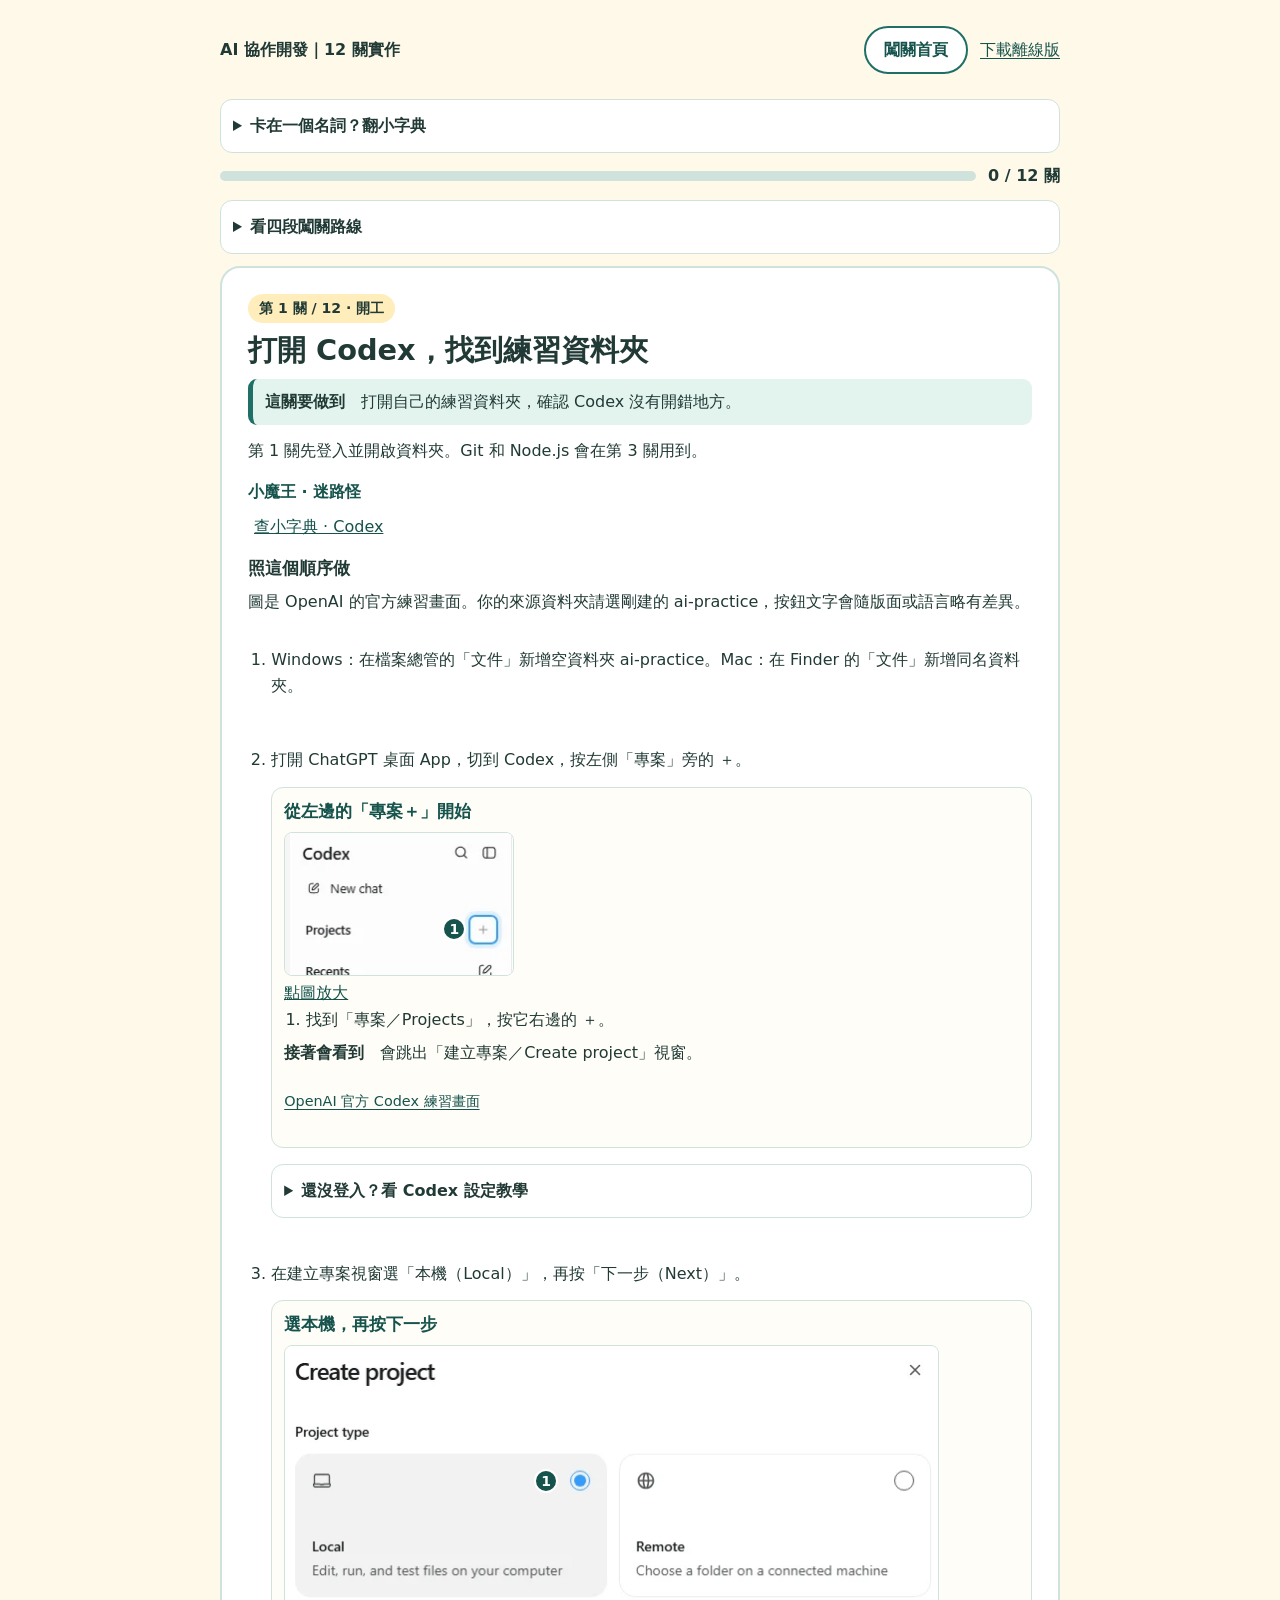
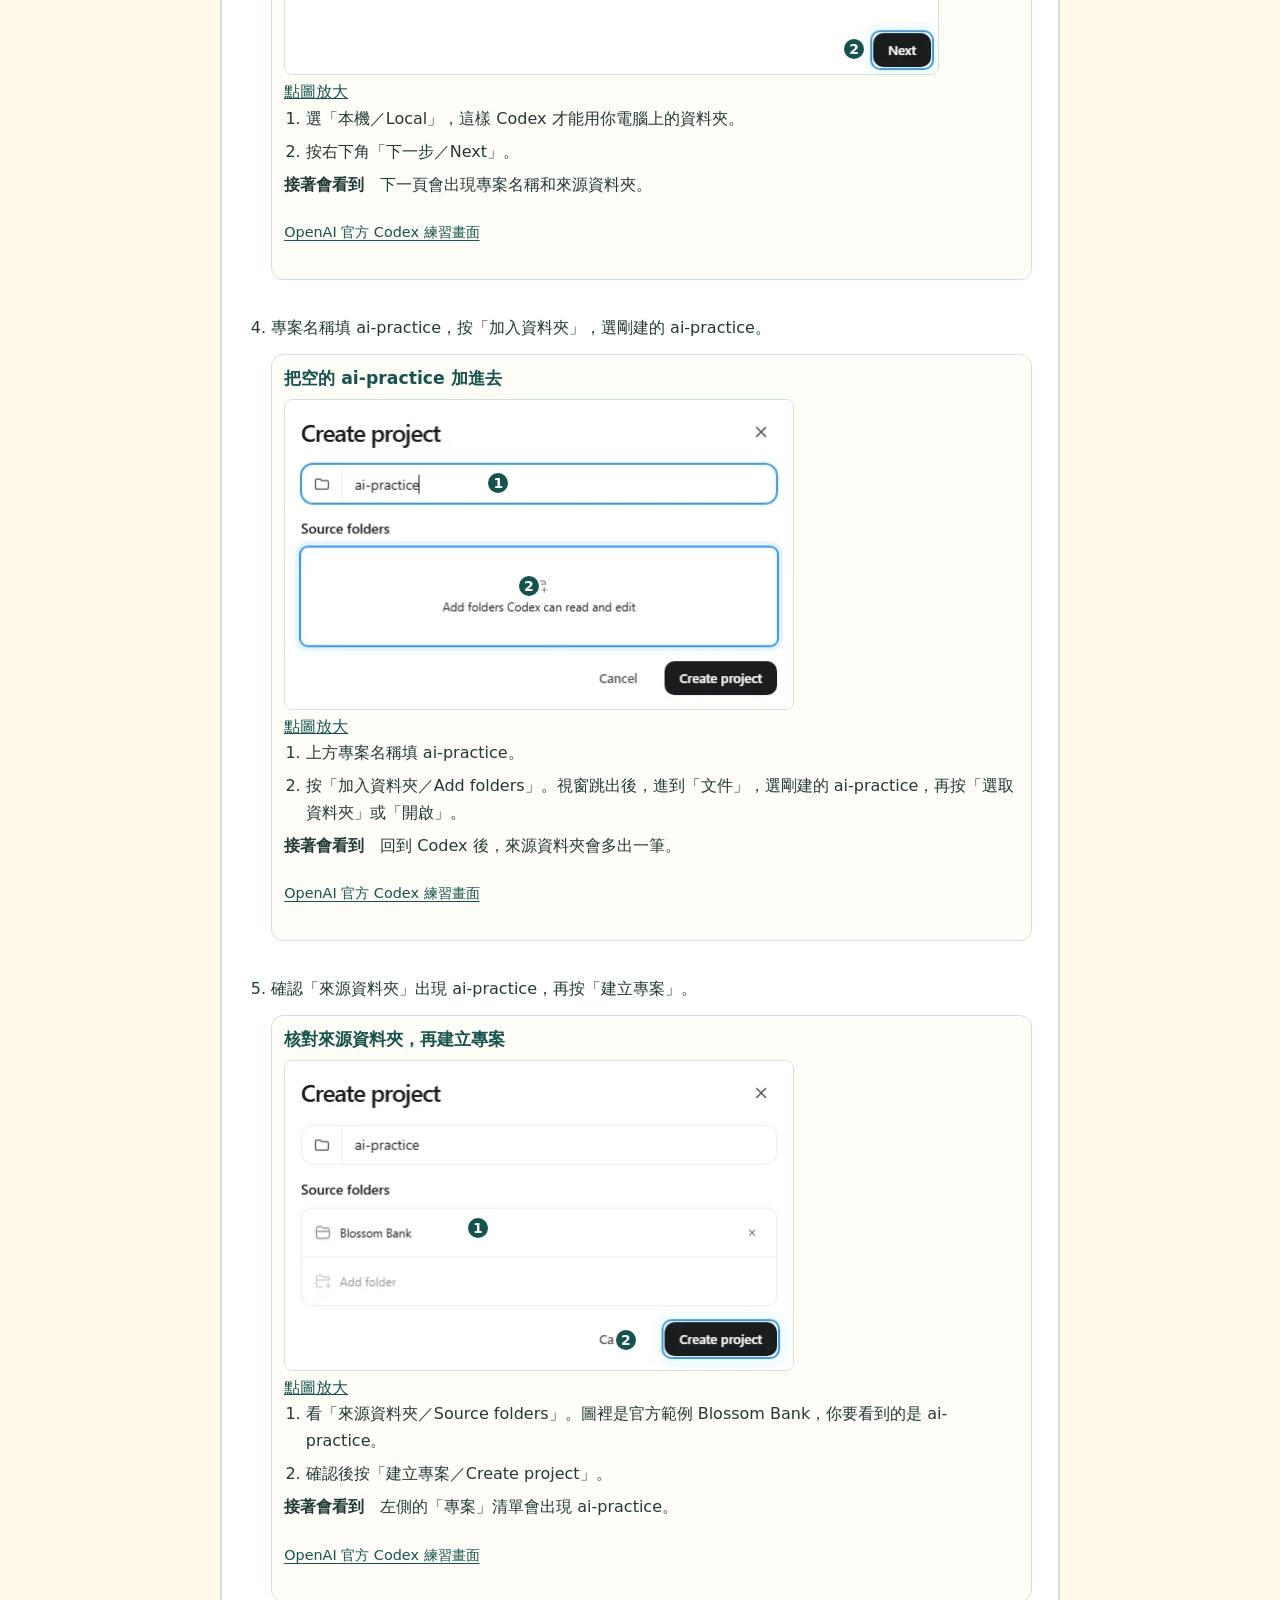
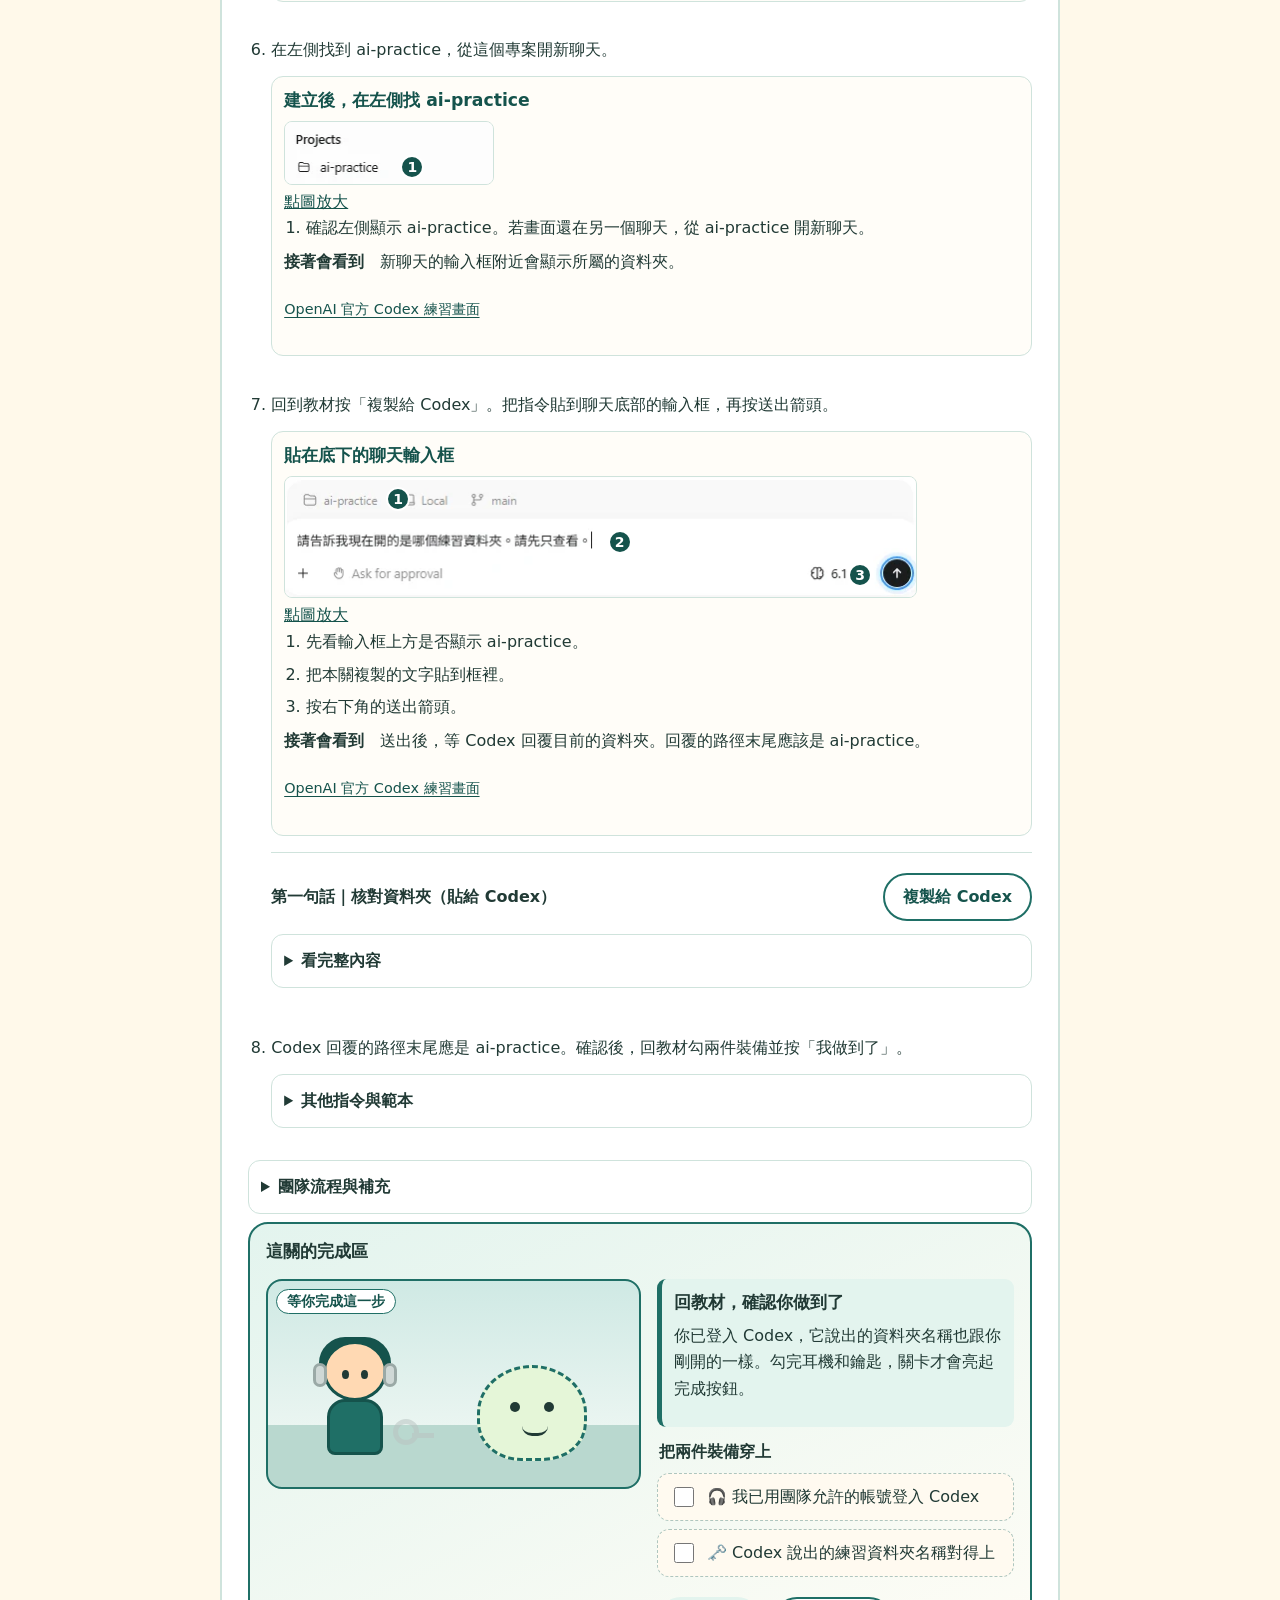
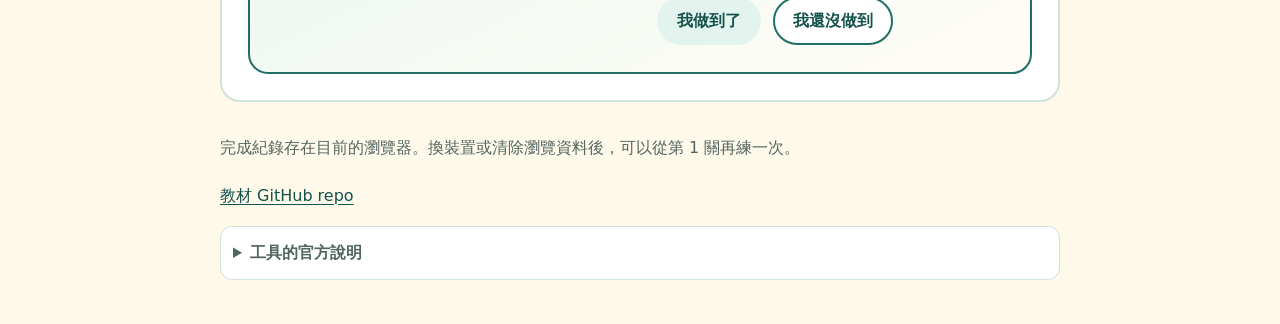
<file: site/draft-pr.html>
<!doctype html><html lang="zh-Hant-TW"><head><meta charset="utf-8"><meta name="viewport" content="width=device-width,initial-scale=1"><title>AI 協作開發｜12 關實作</title><style>
:root {
  --sea:#1f6f66; --sea-dark:#15534c; --yolk:#f4b43a; --cream:#fff9ea;
  --ink:#213a35; --muted:#526660; --line:#cfe3dc; --mint:#e3f4ee;
}
* { box-sizing:border-box }
[hidden] { display:none !important }
body { margin:0; background:var(--cream); color:var(--ink); font:16px/1.65 "Noto Sans TC","Microsoft JhengHei",system-ui,sans-serif }
a { color:var(--sea-dark); text-underline-offset:.2em }
button { font:inherit }
:focus-visible { outline:3px solid #0b4fd1; outline-offset:3px }
.wrap { width:min(100%,880px); margin:auto; padding:16px 20px 36px }
.skip { position:absolute; left:12px; top:-120px }
.skip:focus { top:8px; background:white; z-index:1; padding:8px }
.top { display:flex; justify-content:space-between; align-items:center; flex-wrap:wrap; gap:8px 18px; margin-bottom:14px }
.top a, footer a { display:inline-flex; align-items:center; min-height:44px }
h1,h2,h3,p { overflow-wrap:anywhere }
h1,h2,h3 { line-height:1.3; margin:0 0 .6rem }
h1 { font-size:clamp(1.65rem,5vw,2.45rem) }
h2 { font-size:clamp(1.32rem,4vw,1.8rem) }
h3 { font-size:1.08rem }
p { margin:.45em 0 .8em }
.card { border:2px solid var(--line); border-radius:20px; background:#fff; padding:clamp(15px,3vw,26px); margin:12px 0 }
.welcome { display:grid; grid-template-columns:minmax(0,1fr) auto; gap:12px 20px; align-items:center }
.welcome p { max-width:56ch }
.welcome .sprout { transform:scale(1.25); margin-inline:12px }
.tag { display:inline-block; border-radius:99px; background:#ffedbb; padding:3px 11px; font-size:.88rem; font-weight:700; margin-bottom:.55rem }
.btn { min-height:48px; padding:8px 18px; border:2px solid transparent; border-radius:99px; color:#fff; background:var(--sea); font-weight:700; cursor:pointer }
.btn.alt { color:var(--sea-dark); border-color:var(--sea); background:#fff }
.btn.reward-next { background:var(--yolk); color:var(--ink) }
.btn[disabled] { color:var(--sea-dark); background:var(--mint); cursor:default }
.row { display:flex; flex-wrap:wrap; align-items:center; gap:8px 12px; margin:.65em 0 }
.progress-track { min-width:100px; flex:1; height:10px; border-radius:9px; background:var(--line); overflow:hidden }
.progress-track i { display:block; height:100%; width:0; background:var(--sea) }
details { background:#fff; border:1px solid var(--line); border-radius:12px; padding:4px 12px; margin:8px 0 }
summary { cursor:pointer; font-weight:700; min-height:44px; align-content:center }
.map { list-style:none; padding:0; margin:6px 0 12px; display:grid; grid-template-columns:repeat(4,minmax(0,1fr)); gap:8px }
.map button { width:100%; min-height:60px; border:1px solid var(--line); border-radius:12px; background:#fff; color:var(--ink); padding:6px; cursor:pointer; overflow-wrap:anywhere }
.map button span { display:block; font-weight:700; color:var(--sea-dark) }
.map button[aria-current=true] { border:2px solid var(--sea) }
.map button[aria-disabled=true] { border-style:dashed; color:var(--muted); cursor:not-allowed }
.map button[data-done] { background:var(--mint) }
.route-line { display:flex; flex-wrap:wrap; gap:8px; list-style:none; padding:0; margin:12px 0 }
.route-line li { background:var(--mint); padding:6px 10px; border-radius:9px; overflow-wrap:anywhere }
.lesson-goal { background:var(--mint); border-left:5px solid var(--sea); border-radius:9px; padding:10px 12px }
.lesson-boss { margin:14px 0 0; color:var(--sea-dark) }
.instructions { padding-inline-start:1.35em }
.instructions li + li { margin-block-start:.4em }
.prompt { border-block-start:1px solid var(--line); padding-block-start:10px; margin-block:12px }
.prompt strong { flex:1 1 180px }
.feedback,.recovery { color:var(--sea-dark); overflow-wrap:anywhere }
.recovery { background:#fff2cd; border-radius:10px; padding:10px 12px }
pre { white-space:pre-wrap; overflow-wrap:anywhere; padding:12px; background:#f6f3e9; border-radius:10px; max-height:320px; overflow:auto; font:.92rem/1.65 Consolas,"Microsoft JhengHei",monospace }
.result { background:var(--mint); border-left:5px solid var(--sea); border-radius:9px; padding:12px }
.reward { background:#fff2cd; border:1px solid #e9cb7c; border-radius:14px; padding:12px }
.sprout { position:relative; width:72px; height:76px; flex:none }
.sprout .stem { position:absolute; bottom:6px; left:34px; width:5px; height:42px; background:var(--sea-dark); border-radius:4px }
.sprout .leaf { position:absolute; bottom:38px; width:30px; height:20px; background:var(--sea); border-radius:2px 20px 2px 20px }
.sprout .left { left:7px; transform:scaleX(-1) rotate(-12deg) }
.sprout .right { left:37px; transform:rotate(-12deg) }
.sprout .soil { position:absolute; bottom:0; left:12px; width:48px; height:14px; background:var(--yolk); border-radius:50% 50% 0 0 }
.star { position:absolute; left:27px; top:0; color:#955800; font-size:24px; line-height:1 }
@media (prefers-reduced-motion:no-preference) {
  .celebrate .leaf { animation:grow .7s ease-out both }
  .celebrate .star { animation:jump .8s ease-out both }
  @keyframes grow { from { opacity:0; transform:scale(.1) } }
  @keyframes jump { from { opacity:0; transform:translateY(35px) scale(.2) } }
}
footer { color:var(--muted); padding-top:14px }
.sr { position:absolute; width:1px; height:1px; padding:0; margin:-1px; overflow:hidden; clip-path:inset(50%); white-space:nowrap }
@media (max-width:570px) {
  .wrap { padding-inline:14px }
  .welcome { grid-template-columns:1fr }
  .welcome .sprout { display:none }
  .map { grid-template-columns:repeat(3,minmax(0,1fr)) }
}
@media print {
  body { background:white }
  main article[hidden] { display:block !important }
  .progress,.map-panel,.btn,.skip,.top,footer,.reward,.recovery { display:none !important }
  details:not([open]) > :not(summary) { display:block !important }
  pre { max-height:none; overflow:visible }
}
.milestone { position:relative; border:2px solid #e1b745; background:#fff1bd; isolation:isolate }
.recap { margin:12px 0; padding:12px; background:#fffdf5; border-radius:10px }
.fireworks { position:absolute; inset:0; pointer-events:none; overflow:hidden; z-index:-1 }
.fireworks span { position:absolute; color:#b2730a; top:16px; left:calc(15% + var(--i) * 17%); opacity:0; font-size:28px }
@media (prefers-reduced-motion:no-preference) {
  .completion-scene.celebrate .fireworks span { animation:stage-stars 1.15s ease-out both; animation-delay:calc(var(--i) * 55ms) }
  @keyframes stage-stars {
    0% { opacity:0; transform:translateY(38px) scale(.25) }
    32% { opacity:1; transform:translateY(-12px) scale(1.2) }
    100% { opacity:0; transform:translateY(-32px) scale(.8) }
  }
}

.stage{position:relative;height:210px;background:linear-gradient(#cfe9e4,#eaf5f1 70%,#b9d8cf 70%);border-radius:var(--r);overflow:hidden;border:2px solid var(--sea)}
/* 原創角色：領路人小嚮導 */
.hero-c{position:absolute;left:12%;bottom:26px;width:84px;height:120px}
.hero-c .hd{position:absolute;left:10px;top:0;width:64px;height:60px;background:#ffd9b3;border-radius:50%;border:3px solid var(--sea-d)}
.hero-c .hd::before,.hero-c .hd::after{content:"";position:absolute;top:26px;width:7px;height:9px;background:var(--ink);border-radius:50%}.hero-c .hd::before{left:16px}.hero-c .hd::after{right:16px}
.hero-c .hair{position:absolute;left:6px;top:-4px;width:72px;height:30px;background:var(--sea-d);border-radius:40px 40px 6px 6px}
.hero-c .bd{position:absolute;left:14px;top:58px;width:56px;height:56px;background:var(--sea);border-radius:18px 18px 8px 8px;border:3px solid var(--sea-d)}
.ear{position:absolute;top:22px;width:14px;height:24px;border-radius:7px;background:#cfd8d6;border:3px solid #9aa9a6;transition:.3s}.ear.l{left:0}.ear.r{right:0}
.eq-on .ear{background:var(--egg);border-color:#b17c10}
.keyb{position:absolute;right:-22px;top:78px;width:26px;height:26px;border:5px solid #b9c4c2;border-radius:50%;opacity:.55;transition:.3s}.keyb::after{content:"";position:absolute;left:14px;top:9px;width:22px;height:5px;background:inherit;background:#b9c4c2}
.eq-key .keyb{border-color:var(--egg);opacity:1}.eq-key .keyb::after{background:var(--egg)}
/* 友善小魔王：空白怪 */
.boss{position:absolute;right:14%;bottom:26px;width:110px;height:96px;background:#fff;border:3px dashed var(--sea);border-radius:50% 50% 40% 40%;transition:.4s}
.boss::before,.boss::after{content:"";position:absolute;top:34px;width:10px;height:10px;background:var(--ink);border-radius:50%}.boss::before{left:30px}.boss::after{right:30px}
.boss i{position:absolute;left:42px;top:58px;width:26px;height:10px;border-bottom:3px solid var(--ink);border-radius:0 0 20px 20px}
.boss.beat{transform:scale(.55) translateY(40px);opacity:.25;filter:grayscale(1)}
/* Original character art from the approved Claude Code prototype. */
:root { --sea-d:var(--sea-dark); --egg:var(--yolk); --r:16px }
.welcome { grid-template-columns:minmax(0,1.25fr) minmax(260px,1fr); background:linear-gradient(155deg,var(--mint),#fffdf6) }
.game-scene { margin:12px 0; max-width:560px }
.game-scene .boss { background:var(--monster,#fff) }
.game-scene .crown { position:absolute; top:-17px; left:30px; width:44px; height:24px; background:var(--yolk); clip-path:polygon(0 0,25% 42%,50% 0,75% 42%,100% 0,91% 100%,9% 100%) }
.game-scene .boss { --monster:#fff }
.game-scene .boss.leaf-boss { --monster:#e5f6d8 }
.game-scene .boss.pond-boss { --monster:#d9edf6 }
.game-scene .boss.sun-boss { --monster:#ffeed0 }
.game-scene .boss.crowned { border-style:solid; border-color:#a96812 }
.game-scene:has(.boss.crowned) { background:linear-gradient(#f9ead2,#fff3d6 70%,#ead4a8 70%) }
.gear-checks { border:0; padding:0; margin:12px 0 }
.gear-checks legend { font-weight:800 }
.gear-checks label { display:flex; align-items:center; gap:10px; background:#fffaf0; border:1px dashed #aec6bf; border-radius:12px; padding:9px 12px; margin:8px 0; min-height:48px; cursor:pointer }
.gear-checks label:has(:checked) { background:#fff1bd; border-style:solid; border-color:#b7861d }
.gear-checks input { width:20px; height:20px; flex:none; accent-color:var(--sea) }
.equipment section + section { border-top:1px solid var(--line); padding-top:14px }
.map-chapter { margin-block:10px }
.map-chapter .map { grid-template-columns:repeat(3,minmax(0,1fr)) }
.map button[data-big] { background:#fff3d6 }
.map button[data-big][data-done] { border-color:#92600d }
.milestone .recap h3 { color:var(--sea-dark) }
@media (max-width:570px) {
  .welcome { grid-template-columns:1fr }
  .game-scene.stage { height:145px }
  .game-scene .hero-c { left:10%; bottom:12px; transform:scale(.8); transform-origin:left bottom }
  .game-scene .boss { right:12%; bottom:12px; scale:.8; transform-origin:right bottom }
}
@media (prefers-reduced-motion:reduce) { .game-scene * { transition:none !important } }
@media print { .game-scene,.gear-checks { display:none !important } }
.walkthrough-shot { margin:14px 0; padding:12px 0; border-block-start:1px solid var(--line) }
.walkthrough-shot h3 { margin-block-start:0 }
.shot-frame { position:relative; width:min(100%,var(--shot-width)); line-height:0 }
.shot-frame img { display:block; width:100%; height:auto; border:1px solid var(--line); border-radius:8px }
.shot-point {
  position:absolute; display:grid; place-items:center; width:24px; height:24px; transform:translate(-50%,-50%);
  border:2px solid #fff; border-radius:50%; background:var(--sea-dark); color:#fff; font-weight:800; font-size:14px; line-height:1;
}
.shot-source { color:var(--muted); font-size:.9rem }
.shot-source a { display:inline-flex; align-items:center; min-height:44px }
@media print { .walkthrough-shot { break-inside:avoid } }
.lesson-steps { padding-inline-start:1.45em }
.lesson-steps > li { padding-block:8px; margin-block:12px }
.lesson-steps .walkthrough-shot { margin:9px 0 16px; padding:12px; background:#fffdf8; border:1px solid var(--line); border-radius:12px }
.lesson-steps .walkthrough-shot:last-child { margin-bottom:0 }
.lesson-steps figcaption h3 { color:var(--sea-dark) }
.shot-open { display:block; width:min(100%,var(--shot-width)); max-width:100%; min-height:44px; padding:0; border:0; background:none; color:var(--sea-dark); text-align:start; cursor:zoom-in }
.shot-open .shot-frame { display:block; width:100% }
.shot-open-label { display:inline-block; text-decoration:underline; margin-top:4px }
.shot-viewer { width:min(96vw,1040px); max-width:96vw; max-height:94vh; max-height:94dvh; padding:14px; border:1px solid var(--line); border-radius:15px; background:#fcfbf7; color:var(--ink) }
.shot-viewer::backdrop { background:#18302bd9 }
.shot-viewer-header { display:flex; align-items:center; justify-content:space-between; gap:8px 12px }
.shot-viewer-header h2 { font-size:1.15rem; margin:0 }
.shot-viewer-header form { flex:none }
.shot-viewer-canvas { overflow:auto; max-height:73vh; max-height:73dvh }
.shot-viewer-canvas .shot-frame { display:block; width:max(100%,var(--shot-width)); max-width:none }
.shot-viewer-hint { margin:7px 0 0; color:var(--muted) }
@media print { .shot-viewer,.shot-open-label { display:none !important } }
.copy-guide { margin:8px 0 12px; padding:10px 12px 10px 32px; background:#e8f4ef; border-radius:10px }
.copy-guide li + li { margin-top:7px }
.copy-guide strong,.copy-guide span { display:block }
.copy-guide strong { color:var(--sea-dark) }
.copy-guide span { overflow-wrap:anywhere }

.lesson-completion {
  display:grid; gap:10px; scroll-margin-top:8px;
  border:2px solid var(--sea); border-radius:20px; padding:10px;
  background:linear-gradient(155deg,var(--mint),#fffdf6);
}
.lesson-completion > h3 { margin:0 }
.completion-panel { min-width:0 }
.completion-scene.game-scene { width:100%; max-width:none; margin:0 }
.completion-scene .stage-badge {
  position:absolute; top:8px; left:8px; z-index:2; padding:2px 10px;
  border:1px solid var(--sea); border-radius:99px; background:#fff; color:var(--sea-dark);
  font-size:.85rem; font-weight:700; line-height:1.4;
}
.completion-scene .scene-reward { position:absolute; right:16%; bottom:12px; visibility:hidden }
.completion-scene.is-complete .scene-reward { visibility:visible }
.completion-scene .boss.beat { opacity:0; visibility:hidden; transition:transform .45s,opacity .45s,visibility 0s .45s }
.completion-scene:not(.celebrate) .boss { transition:none }
.completion-scene.is-complete .hero-c .bd { background:#2a8a7e; box-shadow:0 0 0 4px #fff1bd }
.completion-scene .fireworks { z-index:1 }
.lesson-completion .recap { margin:0; border:1px solid #e9cb7c }
@media (max-width:699px) { .completion-scene.game-scene.stage { height:145px } }
@media (min-width:700px) {
  .lesson-completion { grid-template-columns:minmax(0,1.05fr) minmax(0,1fr); padding:16px; gap:16px }
  .lesson-completion > h3,.lesson-completion .recap { grid-column:1/-1 }
  .completion-scene .scene-reward { bottom:26px }
}
@media print { .lesson-completion { display:block; border:0 } }
.glossary input { width:100%; min-height:44px; padding:8px 10px; font:inherit; border:1px solid #526660; border-radius:8px }
.glossary label { display:block; font-weight:700 }
.glossary dl { margin:6px 0 }
.glossary [data-term] { border-block-start:1px solid #cfe3dc; padding:10px 0 }
.glossary dt { font-weight:800; color:#15534c }
.glossary dd { margin:4px 0 0; overflow-wrap:anywhere }
.glossary [hidden] { display:none !important }
.term-link { margin:0 0 8px; min-height:44px; border:0; background:transparent; color:#15534c; text-decoration:underline; font:inherit; cursor:pointer }
</style></head><body data-entry="draft-pr"><a class="skip" href="#main">跳到課程內容</a><div class="wrap"><header class="top"><strong>AI 協作開發｜12 關實作</strong><div class="row"><button class="btn alt" type="button" id="back-home">闖關首頁</button><a href="handbook.html" download>下載離線版</a></div></header><main id="main" tabindex="-1"><section class="card welcome" id="welcome"><div><h1 tabindex="-1">做一個你想用的功能</h1><p>想讓搜尋更好用，或加一個常用的按鈕？跟著這 12 關，把點子說給 AI 聽，做出一個可以親手試的小版本。</p><ol class="route-line"><li>說清楚想改什麼</li><li>用 AI 做出一小版</li><li>親手測試</li><li>交給團隊審查</li></ol><p>用電腦開啟 Codex，就可以先從空資料夾練習。最後帶上你自己的點子，和 Kevin 及隊友一起看怎麼加進團隊系統。</p><button type="button" class="btn" id="start">開始第 1 關</button></div><div class="stage game-scene" aria-hidden="true"><div class="hero-c"><div class="hair"></div><div class="hd"></div><div class="bd"></div><span class="ear l"></span><span class="ear r"></span><span class="keyb"></span></div><div class="boss pond-boss crowned"><i></i><span class="crown"></span></div></div></section><details class="glossary" id="glossary"><summary>卡在一個名詞？翻小字典</summary><p>想到哪個就查哪個。可以打中文，也可以直接貼上看到的英文字。</p><label>查名詞 <input type="search" placeholder="例如 PR、分支、Node.js"></label><button type="button" class="term-link" data-glossary-return hidden>回到剛才的關卡</button><p role="status" data-glossary-status></p><dl><div data-term><dt>AI 助手（Codex／Claude）</dt><dd>可以先把 AI 當成一位搭檔。Codex 可以照你的要求讀程式、試改和跑測試。Claude 可以先畫給你看，也能幫忙找漏掉的地方。<br><strong>舉個例子：</strong>你說「搜尋前後有空白也要找得到」，再親手確認結果。</dd></div><div data-term><dt>專案（Project）</dt><dd>做一個工具需要的程式、資料和說明，放在同一個地方。<br><strong>舉個例子：</strong>第 1 關你自己建的 ai-practice，就是放這次練習檔案的地方。</dd></div><div data-term><dt>Node.js／LTS</dt><dd>這門課要用 Node.js 在你的電腦上跑搜尋練習和檢查。裝好後，Codex 才能幫你跑這份練習的測試，告訴你改完有沒有修好。純聊天、寫工單或看教材時，還用不到它。<br><strong>舉個例子：</strong>搜尋「入門」前後多了空白，本來找不到課程。修好後，請 Codex 用 Node.js 再跑一次，看同一筆輸入能不能找到「程式入門」。下載頁的 LTS 是長期支援版。團隊專案有指定版本時，就照專案說明安裝。</dd></div><div data-term><dt>終端機（Terminal／PowerShell）</dt><dd>可以用打字叫電腦做事的視窗。Windows 的 PowerShell 就是其中一種。<br><strong>舉個例子：</strong>輸入 node --version，是請電腦告訴你裝了哪個版本。</dd></div><div data-term><dt>Git／GitHub</dt><dd>Git 幫你記錄程式改了哪裡。GitHub 是團隊放程式、討論改動和請人審查的網站。<br><strong>舉個例子：</strong>在自己電腦存一筆 Git 紀錄。等對方確認可以送出，再放到 GitHub。</dd></div><div data-term><dt>程式庫（Repository／Repo）</dt><dd>一個專案的檔案和修改紀錄放在一起的地方。<br><strong>舉個例子：</strong>Kevin 傳來的 GitHub 練習專案連結，通常會帶你到 repo。</dd></div><div data-term><dt>工單（Issue）</dt><dd>一張寫清楚想改什麼、怎麼重現和怎樣算做好的工作單。<br><strong>舉個例子：</strong>「貼上前後有空白的『入門』也要找到課程」比「搜尋怪怪的」好懂。</dd></div><div data-term><dt>分支（Branch／main）</dt><dd>分支是從某一版開出來的工作線。團隊常把主要版本叫 main。<br><strong>舉個例子：</strong>把搜尋修改放在這張工單的分支上，團隊可以先看過。</dd></div><div data-term><dt>存一版（Commit）</dt><dd>把這次挑好的改動存成一筆版本紀錄，順便寫一句改了什麼。<br><strong>舉個例子：</strong>例如「讓搜尋忽略前後空白」。之後能找到這次改過哪些檔案。</dd></div><div data-term><dt>送到 GitHub（Push）</dt><dd>把你電腦上的版本紀錄送到 GitHub，讓隊友也看得到。<br><strong>舉個例子：</strong>先確認要送到哪個專案和分支，再依團隊授權送出。</dd></div><div data-term><dt>審查頁（Pull Request／PR／Draft PR）</dt><dd>PR 是給隊友看這批改動的頁面。Draft PR 還在準備中。<br><strong>舉個例子：</strong>你可以放工單、測試結果和畫面，請 IT 幫忙看空查詢的結果。</dd></div><div data-term><dt>合併／部署（Merge／Deploy）</dt><dd>合併是把通過審查的改動接回團隊的版本。部署是把某個版本送到大家實際使用的環境。<br><strong>舉個例子：</strong>團隊把修改合進主版本後，會依流程決定何時讓使用者用到。</dd></div><div data-term><dt>測試／自動檢查（Test／CI）</dt><dd>測試是照一個方法確認結果。CI 可以在 GitHub 自動跑團隊設定的檢查。<br><strong>舉個例子：</strong>先用同一個輸入試兩次。一開始找不到課程，修完後找得到。</dd></div><div data-term><dt>重現／驗收</dt><dd>重現是照相同步驟再看一次問題。驗收是依約好的結果親手試，確認這次做對了。<br><strong>舉個例子：</strong>一開始先搜帶空白的『入門』，修完後再用同一個輸入檢查。</dd></div><div data-term><dt>README</dt><dd>專案附的使用說明，通常會寫怎麼開起來、怎麼試。<br><strong>舉個例子：</strong>關掉練習工具，再照 README 自己打開一次。</dd></div><div data-term><dt>AI 分工（Agent）</dt><dd>把不同工作分給不同的 AI，說清楚各自要看什麼、交什麼、何時停。<br><strong>舉個例子：</strong>Codex 改檔，Claude 只看差異、找漏測的地方，最後由你確認。</dd></div></dl></details><div class="row progress"><div class="progress-track" id="progress" role="progressbar" aria-label="完成關卡數" aria-valuemin="0" aria-valuemax="12" aria-valuenow="0"><i></i></div><b id="count"></b></div><details class="map-panel"><summary>看四段闖關路線</summary><section class="map-chapter"><h3>第一段｜讓 AI 聽懂你</h3><ol class="map"><li><button type="button" data-level="0"><span>1 關</span>打開 Codex，找到練習資料夾</button></li><li><button type="button" data-level="1"><span>2 關</span>把工作方式告訴 Codex</button></li><li><button type="button" data-level="2" data-big><span>3 關 · 大魔王</span>先看一次搜尋為什麼失敗</button></li></ol></section><section class="map-chapter"><h3>第二段｜修好第一個問題</h3><ol class="map"><li><button type="button" data-level="3"><span>4 關</span>寫一張隊友看得懂的工單</button></li><li><button type="button" data-level="4"><span>5 關</span>開一個分支，放心試改</button></li><li><button type="button" data-level="5" data-big><span>6 關 · 大魔王</span>只改一處，看搜尋結果回來</button></li></ol></section><section class="map-chapter"><h3>第三段｜把修改交給隊友</h3><ol class="map"><li><button type="button" data-level="6"><span>7 關</span>自己試一次，再把這一版存好</button></li><li><button type="button" data-level="7"><span>8 關</span>開一張審查草稿</button></li><li><button type="button" data-level="8" data-big><span>9 關 · 大魔王</span>請 IT 幫忙看一個重點</button></li></ol></section><section class="map-chapter"><h3>第四段｜做出自己的小功能</h3><ol class="map"><li><button type="button" data-level="9"><span>10 關</span>先量一次，再決定值不值得改</button></li><li><button type="button" data-level="10"><span>11 關</span>從空資料夾做出一個小工具</button></li><li><button type="button" data-level="11" data-big><span>12 關 · 大魔王</span>把自己的點子加進剛做的工具</button></li></ol></section></details><article class="card" id="setup" data-lesson hidden><span class="tag">第 1 關 / 12 · 開工</span><h2 tabindex="-1">打開 Codex，找到練習資料夾</h2><p class="lesson-goal"><strong>這關要做到</strong>　打開自己的練習資料夾，確認 Codex 沒有開錯地方。</p><p>第 1 關先登入並開啟資料夾。Git 和 Node.js 會在第 3 關用到。</p><p class="lesson-boss"><strong>小魔王 · 迷路怪</strong></p><button type="button" class="term-link" data-glossary-open="Codex">查小字典 · Codex</button><section class="walkthrough"><h3>照這個順序做</h3><p>圖是 OpenAI 的官方練習畫面。你的來源資料夾請選剛建的 ai-practice，按鈕文字會隨版面或語言略有差異。</p><ol class="lesson-steps"><li><p>Windows：在檔案總管的「文件」新增空資料夾 ai-practice。Mac：在 Finder 的「文件」新增同名資料夾。</p></li><li><p>打開 ChatGPT 桌面 App，切到 Codex，按左側「專案」旁的 ＋。</p><figure class="walkthrough-shot"><figcaption><h3>從左邊的「專案＋」開始</h3></figcaption><button type="button" class="shot-open" data-shot-open style="--shot-width:230px" aria-label="放大：從左邊的「專案＋」開始"><span class="shot-frame" style="--shot-width:230px"><img src="./screenshots/codex-project-plus.webp" width="230" height="144" loading="lazy" decoding="async" alt="官方練習畫面的 Codex 側欄，Projects 右邊有一個＋。"><span aria-hidden="true"><span class="shot-point" style="left:74%;top:67%">1</span></span></span><span class="shot-open-label" aria-hidden="true">點圖放大</span></button><ol class="instructions"><li>找到「專案／Projects」，按它右邊的 ＋。</li></ol><p><strong>接著會看到</strong>　會跳出「建立專案／Create project」視窗。</p><p class="shot-source"><a href="https://learn.chatgpt.com/training/codex-lab/index.html?step=project">OpenAI 官方 Codex 練習畫面</a></p></figure><details class="equipment"><summary>還沒登入？看 Codex 設定教學</summary><section><h3>Codex 耳機｜先登入，再打開資料夾</h3><p><strong>為什麼要準備？</strong> 讓 Codex 在正確的地方陪你試。先確認開的是練習資料夾，之後才請它看程式或動手改。</p><p><strong>哪一關會用到？</strong> 第 1 關，第一次打開練習資料夾。</p><ol class="instructions"><li>打開 Codex 桌面 App，用團隊允許的帳號登入。</li><li>切到 Codex，Windows 按 Ctrl + O，Mac 按 Command + O，再選「文件」裡的 ai-practice。</li></ol><p><strong>怎麼知道準備好了？</strong> 你已登入可使用的帳號，Codex 說的資料夾名稱也跟你剛開的一樣。</p><p><a href="https://learn.chatgpt.com/docs/app">桌面 App 官方說明</a></p><p>可以用已登入的 Codex 請它協助。如果目前還登入不了，先從下方官方說明開始，或請 Kevin 帶你開起來。</p><div class="prompt"><div class="row"><strong>請 Codex 帶我準備 Codex（貼給 Codex）</strong><button type="button" class="btn alt" data-copy>複製給 Codex</button></div><p class="feedback" role="status"></p><ol class="copy-guide" hidden><li><strong>貼到這裡</strong><span>如果已經能用 Codex，貼到現在的聊天輸入框。還無法登入時，先照這張裝備卡的官方說明。</span></li><li><strong>看到這個結果</strong><span>你已登入，Codex 能說出你剛建的 ai-practice 資料夾。</span></li><li><strong>回教材接著做</strong><span>回第一關底部勾選兩件裝備，再按「我做到了」。</span></li></ol><details><summary>看完整內容</summary><pre tabindex="0">請一次一步帶我確認 Codex 已登入可使用的帳號，且開的是我剛建立的空資料夾 ai-practice。每一步先說我要按哪裡、會看到什麼，等我回覆再繼續。登入由我自己在官方畫面操作。如果我還打不開 Codex，請指引我看官方桌面 App 說明，或請 Kevin 協助。</pre></details></div></section></details></li><li><p>在建立專案視窗選「本機（Local）」，再按「下一步（Next）」。</p><figure class="walkthrough-shot"><figcaption><h3>選本機，再按下一步</h3></figcaption><button type="button" class="shot-open" data-shot-open style="--shot-width:655px" aria-label="放大：選本機，再按下一步"><span class="shot-frame" style="--shot-width:655px"><img src="./screenshots/codex-project-local.webp" width="655" height="329" loading="lazy" decoding="async" alt="建立專案視窗，Local 已選取，右下角有 Next。"><span aria-hidden="true"><span class="shot-point" style="left:40%;top:41%">1</span><span class="shot-point" style="left:87%;top:92%">2</span></span></span><span class="shot-open-label" aria-hidden="true">點圖放大</span></button><ol class="instructions"><li>選「本機／Local」，這樣 Codex 才能用你電腦上的資料夾。</li><li>按右下角「下一步／Next」。</li></ol><p><strong>接著會看到</strong>　下一頁會出現專案名稱和來源資料夾。</p><p class="shot-source"><a href="https://learn.chatgpt.com/training/codex-lab/index.html?step=project">OpenAI 官方 Codex 練習畫面</a></p></figure></li><li><p>專案名稱填 ai-practice，按「加入資料夾」，選剛建的 ai-practice。</p><figure class="walkthrough-shot"><figcaption><h3>把空的 ai-practice 加進去</h3></figcaption><button type="button" class="shot-open" data-shot-open style="--shot-width:510px" aria-label="放大：把空的 ai-practice 加進去"><span class="shot-frame" style="--shot-width:510px"><img src="./screenshots/codex-project-add-folder.webp" width="510" height="310" loading="lazy" decoding="async" alt="建立專案表單，名稱是 ai-practice，下方有加入來源資料夾的區域。"><span aria-hidden="true"><span class="shot-point" style="left:42%;top:27%">1</span><span class="shot-point" style="left:48%;top:60%">2</span></span></span><span class="shot-open-label" aria-hidden="true">點圖放大</span></button><ol class="instructions"><li>上方專案名稱填 ai-practice。</li><li>按「加入資料夾／Add folders」。視窗跳出後，進到「文件」，選剛建的 ai-practice，再按「選取資料夾」或「開啟」。</li></ol><p><strong>接著會看到</strong>　回到 Codex 後，來源資料夾會多出一筆。</p><p class="shot-source"><a href="https://learn.chatgpt.com/training/codex-lab/index.html?step=project">OpenAI 官方 Codex 練習畫面</a></p></figure></li><li><p>確認「來源資料夾」出現 ai-practice，再按「建立專案」。</p><figure class="walkthrough-shot"><figcaption><h3>核對來源資料夾，再建立專案</h3></figcaption><button type="button" class="shot-open" data-shot-open style="--shot-width:510px" aria-label="放大：核對來源資料夾，再建立專案"><span class="shot-frame" style="--shot-width:510px"><img src="./screenshots/codex-project-source.webp" width="510" height="310" loading="lazy" decoding="async" alt="來源資料夾清單有官方練習使用的 Blossom Bank，右下角是 Create project。"><span aria-hidden="true"><span class="shot-point" style="left:38%;top:54%">1</span><span class="shot-point" style="left:67%;top:90%">2</span></span></span><span class="shot-open-label" aria-hidden="true">點圖放大</span></button><ol class="instructions"><li>看「來源資料夾／Source folders」。圖裡是官方範例 Blossom Bank，你要看到的是 ai-practice。</li><li>確認後按「建立專案／Create project」。</li></ol><p><strong>接著會看到</strong>　左側的「專案」清單會出現 ai-practice。</p><p class="shot-source"><a href="https://learn.chatgpt.com/training/codex-lab/index.html?step=project">OpenAI 官方 Codex 練習畫面</a></p></figure></li><li><p>在左側找到 ai-practice，從這個專案開新聊天。</p><figure class="walkthrough-shot"><figcaption><h3>建立後，在左側找 ai-practice</h3></figcaption><button type="button" class="shot-open" data-shot-open style="--shot-width:210px" aria-label="放大：建立後，在左側找 ai-practice"><span class="shot-frame" style="--shot-width:210px"><img src="./screenshots/codex-project-sidebar.webp" width="210" height="62" loading="lazy" decoding="async" alt="Codex 的 Projects 底下顯示新建的 ai-practice 專案。"><span aria-hidden="true"><span class="shot-point" style="left:61%;top:72%">1</span></span></span><span class="shot-open-label" aria-hidden="true">點圖放大</span></button><ol class="instructions"><li>確認左側顯示 ai-practice。若畫面還在另一個聊天，從 ai-practice 開新聊天。</li></ol><p><strong>接著會看到</strong>　新聊天的輸入框附近會顯示所屬的資料夾。</p><p class="shot-source"><a href="https://learn.chatgpt.com/training/codex-lab/index.html?step=project">OpenAI 官方 Codex 練習畫面</a></p></figure></li><li><p>回到教材按「複製給 Codex」。把指令貼到聊天底部的輸入框，再按送出箭頭。</p><figure class="walkthrough-shot"><figcaption><h3>貼在底下的聊天輸入框</h3></figcaption><button type="button" class="shot-open" data-shot-open style="--shot-width:633px" aria-label="放大：貼在底下的聊天輸入框"><span class="shot-frame" style="--shot-width:633px"><img src="./screenshots/codex-chat-paste.webp" width="633" height="121" loading="lazy" decoding="async" alt="聊天輸入框上方顯示 ai-practice 和 Local，裡面已貼入一句檢查資料夾的訊息，右下有送出箭頭。"><span aria-hidden="true"><span class="shot-point" style="left:18%;top:19%">1</span><span class="shot-point" style="left:53%;top:54%">2</span><span class="shot-point" style="left:91%;top:81%">3</span></span></span><span class="shot-open-label" aria-hidden="true">點圖放大</span></button><ol class="instructions"><li>先看輸入框上方是否顯示 ai-practice。</li><li>把本關複製的文字貼到框裡。</li><li>按右下角的送出箭頭。</li></ol><p><strong>接著會看到</strong>　送出後，等 Codex 回覆目前的資料夾。回覆的路徑末尾應該是 ai-practice。</p><p class="shot-source"><a href="https://learn.chatgpt.com/training/codex-lab/index.html?step=project">OpenAI 官方 Codex 練習畫面</a></p></figure><div class="prompt"><div class="row"><strong>第一句話｜核對資料夾（貼給 Codex）</strong><button type="button" class="btn alt" data-copy>複製給 Codex</button></div><p class="feedback" role="status"></p><ol class="copy-guide" hidden><li><strong>貼到這裡</strong><span>在 Codex 左側的 ai-practice 專案開新聊天，貼到聊天底部的輸入框。</span></li><li><strong>看到這個結果</strong><span>Codex 說的完整路徑，最後一段是 ai-practice。</span></li><li><strong>回教材接著做</strong><span>回第一關底部，勾選耳機和鑰匙，再按「我做到了」。</span></li></ol><details><summary>看完整內容</summary><pre tabindex="0">我在做第 1 關。請只看我現在打開的本機工作資料夾，回覆完整路徑和最後一段的名稱，讓我確認是不是剛開的 ai-practice。若沒有開啟資料夾，請一次教我一步，帶我在 Codex 選擇剛才空的練習資料夾。這一關先不要建立或修改任何檔案。</pre></details></div></li><li><p>Codex 回覆的路徑末尾應是 ai-practice。確認後，回教材勾兩件裝備並按「我做到了」。</p><details><summary>其他指令與範本</summary><div class="prompt"><div class="row"><strong>檢查練習工具（貼給 Codex）</strong><button type="button" class="btn alt" data-copy>複製給 Codex</button></div><p class="feedback" role="status"></p><ol class="copy-guide" hidden><li><strong>貼到這裡</strong><span>ai-practice 專案裡，前面練習的同一個 Codex 聊天。</span></li><li><strong>看到這個結果</strong><span>Codex 回報 Git 和 Node.js 的版本，或告訴你缺哪一個。</span></li><li><strong>回教材接著做</strong><span>缺工具先展開「看準備與安裝教學」。第 1 關核對好資料夾後，就可以勾裝備過關。</span></li></ol><details><summary>看完整內容</summary><pre tabindex="0">請檢查這台電腦的 Git 和 Node.js 能不能用，回報兩個版本號。缺少時告訴我該請誰協助，先不要自行安裝或修改任何設定。</pre></details></div><div class="prompt"><div class="row"><strong>團隊設定卡（給 Kevin 填寫）</strong><button type="button" class="btn alt" data-copy>複製範本</button></div><p class="feedback" role="status"></p><details><summary>看完整內容</summary><pre tabindex="0">第 1–10 關的空資料夾（預設 ai-practice）：
第 11–12 關的空資料夾（預設 my-first-tool）：
GitHub 送審練習的連結（選做）：
遇到問題可以問誰：
正式專案／預設分支：
啟動與檢查方式：
預覽由誰確認：
GitHub 審查人／IT 通知對象及管道：
什麼時候通知 IT：
誰可以合併或部署：
Claude 可使用的資料範圍與共用產品體驗標準位置：</pre></details></div></details></li></ol></section><details><summary>團隊流程與補充</summary><p>設定卡先填前三行就能開始第一堂，其餘欄位在接正式任務前補齊；IT 窗口、通知管道與時機一律以這張卡為準。Git 用來記錄修改，Node.js 用來跑本課程的小測試，版本依專案 README。Git 提交身分使用團隊認可的姓名與電郵。只有需要讓 Codex 從終端操作 GitHub 時才加裝 GitHub CLI，並以官方登入流程登入後核對帳號。Claude Code 等做到複核或設計時，再依團隊允許的帳號、方案與資料範圍安裝。憑證依團隊方式設定，練習一律使用假資料。</p></details><section class="lesson-completion" tabindex="-1" aria-labelledby="completion-setup"><h3 id="completion-setup">這關的完成區</h3><div class="stage game-scene completion-scene" aria-hidden="true"><span class="stage-badge">等你完成這一步</span><div class="hero-c"><div class="hair"></div><div class="hd"></div><div class="bd"></div><span class="ear l"></span><span class="ear r"></span><span class="keyb"></span></div><div class="boss leaf-boss"><i></i></div><div class="scene-reward"><div class="sprout" aria-hidden="true"><i class="stem"></i><i class="leaf left"></i><i class="leaf right"></i><i class="soil"></i></div></div></div><div class="completion-panel"><div class="completion-check"><div class="result"><h3>回教材，確認你做到了</h3><p>你已登入 Codex，它說出的資料夾名稱也跟你剛開的一樣。勾完耳機和鑰匙，關卡才會亮起完成按鈕。</p></div><fieldset class="gear-checks"><legend>把兩件裝備穿上</legend><label><input type="checkbox" data-self-check data-gear="ear">🎧 我已用團隊允許的帳號登入 Codex</label><label><input type="checkbox" data-self-check data-gear="key">🗝️ Codex 說出的練習資料夾名稱對得上</label></fieldset><div class="row"><button type="button" class="btn" data-action="complete">我做到了</button><button type="button" class="btn alt" data-action="help">我還沒做到</button></div><p class="recovery" hidden>找不到「專案＋」？先確認目前是桌面 App 的 Codex 模式。Windows 可以按 Ctrl + O，Mac 按 Command + O，直接選「文件」下的 ai-practice。若結果不對，回到第 1 關第 5 步，核對來源資料夾。</p></div><div class="reward" hidden><h3>你練會了這一步</h3><p>你會確認 Codex 開對了資料夾。</p><button type="button" class="btn reward-next" data-action="next">前往第 2 關</button></div></div></section></article><article class="card" id="codex-standing-prompt" data-lesson hidden><span class="tag">第 2 關 / 12 · 開工</span><h2 tabindex="-1">把工作方式告訴 Codex</h2><p class="lesson-goal"><strong>這關要做到</strong>　讓 Codex 看完現況，等你交代任務再動手。</p><p>延續剛才在 ai-practice 開的聊天。後面的搜尋練習會繼續用這個聊天。</p><p class="lesson-boss"><strong>小魔王 · 搶快怪</strong></p><button type="button" class="term-link" data-glossary-open="AI 助手">查小字典 · AI 助手</button><section class="walkthrough"><h3>照這個順序做</h3><p>用第 1 關同一個聊天。圖片裡是第一關的文字，這次貼第二關的指令。</p><ol class="lesson-steps"><li><p>確認目前開的是練習資料夾。</p></li><li><p>把整段工作指令貼上。</p><figure class="walkthrough-shot"><figcaption><h3>貼在底下的聊天輸入框</h3></figcaption><button type="button" class="shot-open" data-shot-open style="--shot-width:633px" aria-label="放大：貼在底下的聊天輸入框"><span class="shot-frame" style="--shot-width:633px"><img src="./screenshots/codex-chat-paste.webp" width="633" height="121" loading="lazy" decoding="async" alt="聊天輸入框上方顯示 ai-practice 和 Local，裡面已貼入一句檢查資料夾的訊息，右下有送出箭頭。"><span aria-hidden="true"><span class="shot-point" style="left:18%;top:19%">1</span><span class="shot-point" style="left:53%;top:54%">2</span><span class="shot-point" style="left:91%;top:81%">3</span></span></span><span class="shot-open-label" aria-hidden="true">點圖放大</span></button><ol class="instructions"><li>先看輸入框上方是否顯示 ai-practice。</li><li>把本關複製的文字貼到框裡。</li><li>按右下角的送出箭頭。</li></ol><p><strong>接著會看到</strong>　送出後，等 Codex 回覆目前的資料夾。回覆的路徑末尾應該是 ai-practice。</p><p class="shot-source"><a href="https://learn.chatgpt.com/training/codex-lab/index.html?step=project">OpenAI 官方 Codex 練習畫面</a></p></figure><div class="prompt"><div class="row"><strong>常駐工作指令（整段貼給 Codex）</strong><button type="button" class="btn alt" data-copy>複製給 Codex</button></div><p class="feedback" role="status"></p><ol class="copy-guide" hidden><li><strong>貼到這裡</strong><span>ai-practice 專案裡，前面練習的同一個 Codex 聊天。</span></li><li><strong>看到這個結果</strong><span>Codex 回報資料夾與現況，停下來等你的任務。空資料夾還沒有分支也正常。</span></li><li><strong>回教材接著做</strong><span>回本關底部，按「我做到了」。</span></li></ol><details><summary>看完整內容</summary><pre tabindex="0">你是我的 AI 開發搭檔。用繁體中文協作，我負責需求、實際驗收與發布決定，你負責有授權的查找、修改、驗證與交接。

收到這段後，直接開始唯讀健檢。回報目前資料夾、Git remote（遮蔽憑證）、分支、工作區是否有未提交變更、讀到的 AGENTS.md 與 README，以及可用的啟動與驗證指令。若這裡沒有 Git 或專案，指出原因並建議最小下一步。這一步做完就等我指定第一張任務。

收到任務後：
1. 核對專案規則及 Issue。用一句話重述目標，寫下可觀察的驗收條件。需求明確就往下做。遇到會改變需求、權限不足或會覆蓋他人工作時，提出最需要我決定的一個問題。
2. 依專案規則確認 Issue 後，從最新指定基底建立對應分支。正式專案缺 Issue 時先擬草稿，收到建立授權才發到 GitHub。若團隊採工單分支規則，就從最新 origin/main 開 issue/&lt;編號&gt;-&lt;短名稱&gt;，優先使用獨立 worktree。
3. 涉及正式 UI、操作流程或使用者體驗時，先核對已有的確認稿。需要新稿時，準備交接給正確專案的本機 Claude Code，帶入共用產品體驗標準，取得可渲染稿與人員確認，再做正式實作。Claude 與 Codex 依序接手，同一時間只有一個人或工具寫入工作副本。
4. 維持小改動，沿用既有實作。執行與變更相稱的檢查，記下命令、結果、失敗或跳過原因。UI 依實際操作路徑驗收，使用測試或去識別資料。
5. 按授權與專案規則建立本機 commit，只納入本次檔案。回報 Issue、分支、commit、改動摘要、驗收結果和預覽證據。
6. 外部建立 Issue、push、開 PR、設為 Ready、外部通知、merge 與部署，依目前授權及專案規則辦理。沒有授權時只準備草稿。若團隊採預覽確認流程，push／開 PR 前先交預覽並取得對應確認，預設 Draft PR。檢查 PR head、CI、mergeability 及畫面證據，Ready 與通知 IT 依團隊流程。通知前核對對象、管道與內容，缺資料時先備通知稿。
7. 遇到錯誤先查原因並在授權內修復。使用官方登入流程，避免讀出或傳送密鑰及個資。交接時列出可重現證據和還需人員決定的事項。

任務格式：專案／Issue、我想改什麼、如何驗收、這次允許你做到哪一步。若我只提供目標，先查現況並在已授權範圍內推進。</pre></details></div></li><li><p>之後要交代新的任務時，可以複製這個格式作參考。新開聊天時，也可以再貼一次前一步的工作指令。</p><div class="prompt"><div class="row"><strong>之後交代任務的格式（貼給 Codex，先把括號換成你的內容）</strong><button type="button" class="btn alt" data-copy>複製給 Codex</button></div><p class="feedback" role="status"></p><ol class="copy-guide" hidden><li><strong>貼到這裡</strong><span>ai-practice 專案裡，前面練習的同一個 Codex 聊天。</span></li><li><strong>看到這個結果</strong><span>先把括號換成自己的內容。Codex 能用白話重述你要改什麼、做到哪一步。</span></li><li><strong>回教材接著做</strong><span>這是以後可以重用的格式。這關確認 Codex 已收到工作方式後，按「我做到了」。</span></li></ol><details><summary>看完整內容</summary><pre tabindex="0">專案／Issue：【填寫】
我想改什麼：【填寫】
如何驗收：【填寫】
這次允許你做到哪一步：只做到本機 commit 和預覽，外部操作等我指示。</pre></details></div></li></ol></section><details><summary>團隊流程與補充</summary><p>要長期沿用時，取得團隊同意後請 Codex 把共通規則併入專案適用的 AGENTS.md，並保留既有內容；之後開新聊天，驗證它能列出實際讀到的規則。專案名稱、授權範圍與 Issue 仍須逐次核對，不因寫進檔案就視為永久授權。分支、預覽確認與 Draft PR 規則依各專案的約定辦理。</p></details><section class="lesson-completion" tabindex="-1" aria-labelledby="completion-codex-standing-prompt"><h3 id="completion-codex-standing-prompt">這關的完成區</h3><div class="stage game-scene completion-scene" aria-hidden="true"><span class="stage-badge">等你完成這一步</span><div class="hero-c"><div class="hair"></div><div class="hd"></div><div class="bd"></div><span class="ear l"></span><span class="ear r"></span><span class="keyb"></span></div><div class="boss pond-boss"><i></i></div><div class="scene-reward"><div class="sprout" aria-hidden="true"><i class="stem"></i><i class="leaf left"></i><i class="leaf right"></i><i class="soil"></i></div></div></div><div class="completion-panel"><div class="completion-check"><div class="result"><h3>回教材，確認你做到了</h3><p>Codex 說出目前的資料夾，回報現況後停下來等你。空資料夾沒有分支或檔案也正常。</p></div><div class="row"><button type="button" class="btn" data-action="complete">我做到了</button><button type="button" class="btn alt" data-action="help">我還沒做到</button></div><p class="recovery" hidden>如果它直接開始改檔，先停下來，請它只看資料夾和現況。</p></div><div class="reward" hidden><h3>你練會了這一步</h3><p>你會先和 AI 約好怎麼一起工作。</p><button type="button" class="btn reward-next" data-action="next">前往第 3 關</button></div></div></section></article><article class="card" id="offline-search-practice" data-lesson hidden><span class="tag">第 3 關 / 12 · 開工</span><h2 tabindex="-1">先看一次搜尋為什麼失敗</h2><p class="lesson-goal"><strong>這關要做到</strong>　試出一次搜尋失敗，留著這個結果到第 6 關修。</p><p>在 ai-practice 先檢查 Git 和 Node.js，再做搜尋小題。這次看到 1 個失敗是預期結果。</p><p class="lesson-boss"><strong>大魔王 · 空白怪</strong></p><button type="button" class="term-link" data-glossary-open="測試">查小字典 · 測試</button><section class="walkthrough"><h3>照這個順序做</h3><ol class="lesson-steps"><li><p>貼「先檢查練習裝備」。如果 Codex 說缺 Git 或 Node.js，就在這一步展開「缺工具？看 Git 與 Node.js 安裝教學」。</p><figure class="walkthrough-shot"><figcaption><h3>看到兩個版本號，再開始</h3></figcaption><button type="button" class="shot-open" data-shot-open style="--shot-width:680px" aria-label="放大：看到兩個版本號，再開始"><span class="shot-frame" style="--shot-width:680px"><img src="./screenshots/tools-ready.webp" width="680" height="251" loading="lazy" decoding="async" alt="Git 和 Node.js 的實際版本檢查，各有一行版本號。"><span aria-hidden="true"><span class="shot-point" style="left:49%;top:49%">1</span><span class="shot-point" style="left:24%;top:82%">2</span></span></span><span class="shot-open-label" aria-hidden="true">點圖放大</span></button><ol class="instructions"><li>Git 會回覆 git version 和版本號。</li><li>Node.js 會回覆 v 開頭的版本號。</li></ol><p><strong>接著會看到</strong>　你的數字可能和圖不同。只要兩個工具都有回覆，就可以貼下一段指令。</p><p class="shot-source">本機練習實跑輸出節錄</p></figure><details class="equipment"><summary>缺工具？看 Git 與 Node.js 安裝教學</summary><section><h3>Git 工具包｜用來存每次修改</h3><p><strong>為什麼要準備？</strong> Git 像修改紀錄簿。你可以先存一版，再在自己的工作版本試改，之後也找得到改過什麼。</p><p><strong>哪一關會用到？</strong> 第 3 關先存搜尋練習的起始版本，第 5 關開分支時還會用到。</p><ol class="instructions"><li>Windows 到 Git 官網下載安裝程式。公司電腦需要安裝權限時，請 Kevin 或 IT 協助。</li><li>裝完後重新開 PowerShell，輸入 git --version。也可以請 Codex 幫你檢查。</li></ol><p><strong>怎麼知道準備好了？</strong> 看到 git version 和版本號，表示 Git 可以用。第 3 關第一次存版本時，再由 Codex 檢查這份練習的提交姓名。</p><p><a href="https://git-scm.com/install/windows">Git for Windows 官方下載</a></p><p>可以請 Codex 先檢查，再協助安裝 Git 和設定這個練習專案的提交姓名。</p><div class="prompt"><div class="row"><strong>請 Codex 帶我準備 Git（貼給 Codex）</strong><button type="button" class="btn alt" data-copy>複製給 Codex</button></div><p class="feedback" role="status"></p><ol class="copy-guide" hidden><li><strong>貼到這裡</strong><span>ai-practice 專案裡，前面練習的同一個 Codex 聊天。</span></li><li><strong>看到這個結果</strong><span>git --version 回報版本號，Codex 告訴你 Git 可以用了。</span></li><li><strong>回教材接著做</strong><span>在第 3 關，用「先檢查練習裝備」確認兩個工具都能用，再貼「建立練習小題」。</span></li></ol><details><summary>看完整內容</summary><pre tabindex="0">先幫我跑 git --version，確認 Git 能不能用。需要安裝時，請依我的作業系統用 Git 官網建議的方式協助，先說明要做什麼。遇到安裝畫面或需要 IT 權限，請一次帶我做一步。完成後請重新開終端機驗證 git --version。若練習專案缺少提交姓名或電子郵件，請告訴我填在哪裡，並只在我確認後設定這個練習專案。</pre></details></div></section><section><h3>Node.js 電池｜讓 Codex 跑搜尋練習</h3><p><strong>為什麼要準備？</strong> 這門課用 Node.js 跑搜尋練習。Codex 才能拿同一句話測兩次，讓你看到問題修好前後的差別。</p><p><strong>哪一關會用到？</strong> 第 3 關第一次跑搜尋測試，第 6 關修好後再跑一次。</p><ol class="instructions"><li>先問 Kevin 這個專案要用哪一版 Node.js。單純做課堂練習時，可以從 Node.js 官網選 LTS 的 Windows 安裝程式。</li><li>裝完後重新開 PowerShell，輸入 node --version。若還是找不到，重開 Codex 或請 Kevin 一起看。</li></ol><p><strong>怎麼知道準備好了？</strong> 先看到 v 開頭的版本號，表示電腦找得到 Node.js。到了搜尋關，再請 Codex 跑一次測試，就能看到修改前後的結果。</p><p><a href="https://nodejs.org/en/download">Node.js 官方下載</a></p><p>不知道怎麼裝？可以請 Codex 幫忙。公司電腦若需要管理員權限，請 Kevin 或 IT 協助。</p><div class="prompt"><div class="row"><strong>請 Codex 幫我裝 Node.js（貼給 Codex）</strong><button type="button" class="btn alt" data-copy>複製給 Codex</button></div><p class="feedback" role="status"></p><ol class="copy-guide" hidden><li><strong>貼到這裡</strong><span>ai-practice 專案裡，前面練習的同一個 Codex 聊天。</span></li><li><strong>看到這個結果</strong><span>node --version 回報 v 開頭的版本號。</span></li><li><strong>回教材接著做</strong><span>在第 3 關，用「先檢查練習裝備」確認兩個工具都能用，再貼「建立練習小題」。</span></li></ol><details><summary>看完整內容</summary><pre tabindex="0">請先在目前這台電腦檢查 node --version。如果已經裝好，而且版本符合這個專案的說明，直接告訴我結果。如果需要安裝，先幫我確認這個專案要用哪一版。單純做課堂練習、沒有指定版本時，可以用 Node.js 官網的長期支援版（LTS）。請說明打算怎麼裝，再協助我安裝。如果需要我點選安裝畫面或找 IT 開權限，請一次帶我做一步。裝好後請在新開的終端機再跑一次 node --version，把結果用白話告訴我。</pre></details></div></section></details><div class="prompt"><div class="row"><strong>先檢查練習裝備（貼給 Codex）</strong><button type="button" class="btn alt" data-copy>複製給 Codex</button></div><p class="feedback" role="status"></p><ol class="copy-guide" hidden><li><strong>貼到這裡</strong><span>ai-practice 專案裡，前面練習的同一個 Codex 聊天。</span></li><li><strong>看到這個結果</strong><span>Git 與 Node.js 都有回覆版本號。缺工具時，照安裝教學補上再檢查。</span></li><li><strong>回教材接著做</strong><span>回第 3 關第 2 步，按「建立練習小題」下方的「複製給 Codex」。</span></li></ol><details><summary>看完整內容</summary><pre tabindex="0">延續第 1 關在本機打開的 ai-practice。請先回報該資料夾名稱，檢查 git --version 和 node --version，用白話告訴我這關能不能開始。缺少工具時請指出缺哪一個，我會用教材裡該工具的安裝指令。如果是前次做到一半，請先辨認已建立的課程檔案並告訴我目前進度。先不刪改檔案。</pre></details></div></li><li><p>看到兩個版本號後，貼「建立練習小題」。Codex 會在空資料夾放兩筆假資料和測試檔。</p><div class="prompt"><div class="row"><strong>建立練習小題（貼給 Codex）</strong><button type="button" class="btn alt" data-copy>複製給 Codex</button></div><p class="feedback" role="status"></p><ol class="copy-guide" hidden><li><strong>貼到這裡</strong><span>ai-practice 專案裡，前面練習的同一個 Codex 聊天。</span></li><li><strong>看到這個結果</strong><span>看到一個測試通過、一個失敗。前後有空白找不到課程，是這關要看到的結果。</span></li><li><strong>回教材接著做</strong><span>回本關底部，按「我做到了」。</span></li></ol><details><summary>看完整內容</summary><pre tabindex="0">我要做第 3 關的離線練習。請核對目前開的是第 1 關的空 ai-practice，或我明確選的空練習資料夾。用 Git 和 Node.js，不安裝套件、不連遠端。不在其他專案或正式系統裡動手。初始化本機 Git，初始分支 main。若缺提交身分，可只在這個練習專案設為姓名 Course Learner、信箱 learner@example.invalid；保留全機設定。建立 search.cjs，匯出 search(items, query)，用 items.filter(item =&gt; item.includes(query))。建立 search.test.cjs，用 Node 內建測試和兩筆假資料「程式入門」「進階程式」，檢查「入門」和「  入門  」都應找到「程式入門」。跑 node --test search.test.cjs，保留「一般輸入通過，前後有空白的輸入失敗」，只把 search.cjs 提交到 main，測試檔留到第 5 關。工單代號用 LOCAL-1。若已有這一關的檔案，先核對目前進度，沿用可用的成果。不要覆寫先前的修正或其他檔案。完成後用白話回報兩種輸入各找到什麼。</pre></details></div></li><li><p>請它用白話說哪次找得到、哪次找不到。這一關先觀察問題，第 6 關再修。</p><figure class="walkthrough-shot"><figcaption><h3>一個通過、一個失敗</h3></figcaption><button type="button" class="shot-open" data-shot-open style="--shot-width:680px" aria-label="放大：一個通過、一個失敗"><span class="shot-frame" style="--shot-width:680px"><img src="./screenshots/test-before.webp" width="680" height="266" loading="lazy" decoding="async" alt="實測的搜尋輸出：一般輸入通過，前後有空白的輸入失敗，合計通過和失敗各一。"><span aria-hidden="true"><span class="shot-point" style="left:41%;top:46%">1</span><span class="shot-point" style="left:42%;top:59%">2</span></span></span><span class="shot-open-label" aria-hidden="true">點圖放大</span></button><ol class="instructions"><li>ok 1 是一般搜尋成功。</li><li>not ok 2 是帶空白的搜尋失敗。</li></ol><p><strong>接著會看到</strong>　這一關成功重現了問題。到第 6 關再修。</p><p class="shot-source">本機練習實跑輸出節錄</p></figure></li></ol></section><details><summary>團隊流程與補充</summary><p>這堂刻意先留下一個會失敗的測試，讓新人之後能示範「修改前失敗、修改後通過」。不要讓 Codex 在這一課就把它修好。練習不安裝任何套件，只用 Node 內建測試模組。LOCAL-1 是離線練習用的工單代號，正式流程改用實際 Issue 編號。</p></details><section class="lesson-completion" tabindex="-1" aria-labelledby="completion-offline-search-practice"><h3 id="completion-offline-search-practice">這關的完成區</h3><div class="stage game-scene completion-scene" aria-hidden="true"><span class="stage-badge">等你完成這一步</span><div class="hero-c"><div class="hair"></div><div class="hd"></div><div class="bd"></div><span class="ear l"></span><span class="ear r"></span><span class="keyb"></span></div><div class="boss sun-boss crowned"><i></i><span class="crown"></span></div><div class="scene-reward"><div class="sprout" aria-hidden="true"><i class="stem"></i><i class="leaf left"></i><i class="leaf right"></i><i class="soil"></i><span class="star">★</span></div></div><div class="fireworks" aria-hidden="true"><span style="--i:0">★</span><span style="--i:1">✦</span><span style="--i:2">★</span><span style="--i:3">✦</span><span style="--i:4">★</span></div></div><div class="completion-panel"><div class="completion-check"><div class="result"><h3>回教材，確認你做到了</h3><p>Codex 告訴你「入門」找得到「程式入門」，前後有空白時找不到。畫面會有 1 個測試通過、1 個失敗。</p></div><div class="row"><button type="button" class="btn" data-action="complete">我做到了</button><button type="button" class="btn alt" data-action="help">我還沒做到</button></div><p class="recovery" hidden>缺 Git 或 Node.js 的話，先開安裝教學。提示需要 Git 提交姓名時，請 Codex 只在 ai-practice 裡設定練習用姓名，再接著做。</p></div><div class="reward milestone" hidden><h3>大魔王退場！</h3><p>你會讓 AI 把問題做出來，親眼看到它怎麼出錯。</p><button type="button" class="btn reward-next" data-action="next">前往第 4 關</button></div></div><section class="recap" hidden><h3>第一段｜讓 AI 聽懂你</h3><p>打完這一段，你現在可以：</p><ol class="instructions"><li>確認 Codex 開對資料夾</li><li>用一句話交代要看什麼</li><li>讓同一個問題再出現一次</li></ol><p>下次遇到畫面怪怪的，你可以先把操作步驟和看到的結果寫下來。</p></section></section></article><article class="card" id="issue" data-lesson hidden><span class="tag">第 4 關 / 12 · 第一張任務</span><h2 tabindex="-1">寫一張隊友看得懂的工單</h2><p class="lesson-goal"><strong>這關要做到</strong>　寫出一張隊友看完就能照做的工單。</p><p>沿用 ai-practice 的搜尋例子，工單叫 LOCAL-1。先把草稿留在聊天。</p><p class="lesson-boss"><strong>小魔王 · 霧霧怪</strong></p><button type="button" class="term-link" data-glossary-open="Issue">查小字典 · Issue</button><section class="walkthrough"><h3>照這個順序做</h3><ol class="lesson-steps"><li><p>請 Codex 擬工單（Issue）草稿。</p><figure class="walkthrough-shot"><figcaption><h3>工單寫到隊友能照著做</h3></figcaption><button type="button" class="shot-open" data-shot-open style="--shot-width:680px" aria-label="放大：工單寫到隊友能照著做"><span class="shot-frame" style="--shot-width:680px"><img src="./screenshots/issue-draft.webp" width="680" height="234" loading="lazy" decoding="async" alt="LOCAL-1 工單草稿列出重做方式、目前畫面和預期結果。"><span aria-hidden="true"><span class="shot-point" style="left:57%;top:53%">1</span><span class="shot-point" style="left:57%;top:75%">2</span></span></span><span class="shot-open-label" aria-hidden="true">點圖放大</span></button><ol class="instructions"><li>先寫要輸入什麼。</li><li>把實際和預期的結果各寫一行。</li></ol><p><strong>接著會看到</strong>　拿草稿從頭照做一次，就能確認寫得清不清楚。</p><p class="shot-source">依本機練習結果寫成的草稿範例</p></figure><div class="prompt"><div class="row"><strong>擬 Issue 草稿（貼給 Codex）</strong><button type="button" class="btn alt" data-copy>複製給 Codex</button></div><p class="feedback" role="status"></p><ol class="copy-guide" hidden><li><strong>貼到這裡</strong><span>ai-practice 專案裡，前面練習的同一個 Codex 聊天。</span></li><li><strong>看到這個結果</strong><span>工單草稿有 LOCAL-1、怎麼重做，以及修好應看到「程式入門」。</span></li><li><strong>回教材接著做</strong><span>回第 4 關第 2 步，把草稿照做一次。確認看得懂，再按「我做到了」。</span></li></ol><details><summary>看完整內容</summary><pre tabindex="0">請擬一張 Issue。標題「搜尋忽略關鍵字前後空白」。現況：搜尋「  入門  」找不到「程式入門」。驗收：有無前後空白得到同一個結果，其他搜尋行為維持既有規則。列出重現步驟、影響與測試方式。只提供文字草稿，未經我同意不要發到 GitHub。</pre></details></div></li><li><p>把草稿給搭檔看，確認他知道怎麼重現問題。</p></li><li><p>在本機練習用 LOCAL-1。有授權、也確認是練習專案時，才到 GitHub 開工單。</p></li></ol></section><details><summary>團隊流程與補充</summary><p>好的 Issue 有三樣：可重現的步驟、可觀察的驗收條件、不在範圍內的事。建立 Issue 屬於外部操作，沒有授權時只備草稿。可以用 Issue 編號替 Codex 聊天命名，之後容易找回。</p></details><section class="lesson-completion" tabindex="-1" aria-labelledby="completion-issue"><h3 id="completion-issue">這關的完成區</h3><div class="stage game-scene completion-scene" aria-hidden="true"><span class="stage-badge">等你完成這一步</span><div class="hero-c"><div class="hair"></div><div class="hd"></div><div class="bd"></div><span class="ear l"></span><span class="ear r"></span><span class="keyb"></span></div><div class="boss leaf-boss"><i></i></div><div class="scene-reward"><div class="sprout" aria-hidden="true"><i class="stem"></i><i class="leaf left"></i><i class="leaf right"></i><i class="soil"></i></div></div></div><div class="completion-panel"><div class="completion-check"><div class="result"><h3>回教材，確認你做到了</h3><p>草稿寫出怎麼重做，也寫出「入門」前後有空白時應該找到什麼。可以自己照草稿試一遍，或請搭檔看一眼。</p></div><div class="row"><button type="button" class="btn" data-action="complete">我做到了</button><button type="button" class="btn alt" data-action="help">我還沒做到</button></div><p class="recovery" hidden>把「怪怪的」換成你實際輸入的文字和看到的畫面，再請 Codex 改寫。</p></div><div class="reward" hidden><h3>你練會了這一步</h3><p>你會把想法寫成隊友可以接手的工單。</p><button type="button" class="btn reward-next" data-action="next">前往第 5 關</button></div></div></section></article><article class="card" id="branch" data-lesson hidden><span class="tag">第 5 關 / 12 · 第一張任務</span><h2 tabindex="-1">開一個分支，放心試改</h2><p class="lesson-goal"><strong>這關要做到</strong>　開自己的工作分支，先保留原本版本。</p><p>沿用 ai-practice 和工單 LOCAL-1。建立分支後，確認測試檔還在。</p><p class="lesson-boss"><strong>小魔王 · 手滑怪</strong></p><button type="button" class="term-link" data-glossary-open="Branch">查小字典 · Branch</button><section class="walkthrough"><h3>照這個順序做</h3><ol class="lesson-steps"><li><p>貼建立分支的指令。</p><div class="prompt"><div class="row"><strong>建立分支（貼給 Codex）</strong><button type="button" class="btn alt" data-copy>複製給 Codex</button></div><p class="feedback" role="status"></p><ol class="copy-guide" hidden><li><strong>貼到這裡</strong><span>ai-practice 專案裡，前面練習的同一個 Codex 聊天。</span></li><li><strong>看到這個結果</strong><span>目前分支是 issue/local-1-trim-query，原本的測試檔也還在。</span></li><li><strong>回教材接著做</strong><span>回第 5 關核對第 2 步的圖片及第 3 步需要保留的檔案。都對上後按「我做到了」。</span></li></ol><details><summary>看完整內容</summary><pre tabindex="0">延續 ai-practice 的 LOCAL-1。請先核對工作資料夾、Git 目前的分支，以及第 3 關的 search.cjs 和尚未提交的 search.test.cjs。從本機 main 建立並切到 issue/local-1-trim-query，保留測試檔。如果這個分支已經存在，先確認是這份練習留下的再沿用。遇到其他人的檔案或資料夾對不上時，先說明現況。完成後用一句白話告訴我現在在哪個分支，以及測試檔是否還在。</pre></details></div></li><li><p>請 Codex 指給你看目前在哪一個分支。</p><figure class="walkthrough-shot"><figcaption><h3>核對自己在哪條分支</h3></figcaption><button type="button" class="shot-open" data-shot-open style="--shot-width:680px" aria-label="放大：核對自己在哪條分支"><span class="shot-frame" style="--shot-width:680px"><img src="./screenshots/git-branch.webp" width="680" height="251" loading="lazy" decoding="async" alt="實跑輸出顯示目前分支是 issue/local-1-trim-query，未存進版本的測試檔仍在。"><span aria-hidden="true"><span class="shot-point" style="left:54%;top:49%">1</span><span class="shot-point" style="left:45%;top:83%">2</span></span></span><span class="shot-open-label" aria-hidden="true">點圖放大</span></button><ol class="instructions"><li>看第一段回報的分支名稱。</li><li>下面出現 search.test.cjs，代表測試檔還在。</li></ol><p><strong>接著會看到</strong>　名稱和圖裡相同，才接著在這個分支修搜尋。</p><p class="shot-source">本機練習實跑輸出節錄</p></figure></li><li><p>看一下離線練習留下的測試檔還在不在。</p></li></ol></section><details><summary>團隊流程與補充</summary><p>團隊規則示例：分支命名 issue/&lt;Issue 編號&gt;-&lt;短名稱&gt;，從 fetch 後的最新 origin/main 建立，優先使用獨立 worktree，避免和他人的修改混在同一個工作副本。工作區若有不屬於本次任務的修改，先問清楚是誰的，不要讓 Codex 自行還原或覆蓋。</p></details><section class="lesson-completion" tabindex="-1" aria-labelledby="completion-branch"><h3 id="completion-branch">這關的完成區</h3><div class="stage game-scene completion-scene" aria-hidden="true"><span class="stage-badge">等你完成這一步</span><div class="hero-c"><div class="hair"></div><div class="hd"></div><div class="bd"></div><span class="ear l"></span><span class="ear r"></span><span class="keyb"></span></div><div class="boss pond-boss"><i></i></div><div class="scene-reward"><div class="sprout" aria-hidden="true"><i class="stem"></i><i class="leaf left"></i><i class="leaf right"></i><i class="soil"></i></div></div></div><div class="completion-panel"><div class="completion-check"><div class="result"><h3>回教材，確認你做到了</h3><p>在本機練習時，目前分支是 issue/local-1-trim-query，先前的測試檔也還在。正式專案以團隊約定為準。</p></div><div class="row"><button type="button" class="btn" data-action="complete">我做到了</button><button type="button" class="btn alt" data-action="help">我還沒做到</button></div><p class="recovery" hidden>如果分支名稱不對或測試檔不見了，先別動程式，請 Codex 說明現在在哪裡。</p></div><div class="reward" hidden><h3>你練會了這一步</h3><p>你會在自己的分支上修改，讓其他人保留原本的版本。</p><button type="button" class="btn reward-next" data-action="next">前往第 6 關</button></div></div></section></article><article class="card" id="change-and-fix-bug" data-lesson hidden><span class="tag">第 6 關 / 12 · 第一張任務</span><h2 tabindex="-1">只改一處，看搜尋結果回來</h2><p class="lesson-goal"><strong>這關要做到</strong>　讓前後有空白的「入門」也搜尋得到課程。</p><p>在第 5 關的分支重跑原本的測試。先看哪一項失敗，修完再跑同一個測試。</p><p class="lesson-boss"><strong>大魔王 · 空白怪・再戰</strong></p><button type="button" class="term-link" data-glossary-open="重現">查小字典 · 重現</button><section class="walkthrough"><h3>照這個順序做</h3><ol class="lesson-steps"><li><p>先貼「先重現失敗」，確認只有帶空白的搜尋找不到。</p><figure class="walkthrough-shot"><figcaption><h3>一個通過、一個失敗</h3></figcaption><button type="button" class="shot-open" data-shot-open style="--shot-width:680px" aria-label="放大：一個通過、一個失敗"><span class="shot-frame" style="--shot-width:680px"><img src="./screenshots/test-before.webp" width="680" height="266" loading="lazy" decoding="async" alt="實測的搜尋輸出：一般輸入通過，前後有空白的輸入失敗，合計通過和失敗各一。"><span aria-hidden="true"><span class="shot-point" style="left:41%;top:46%">1</span><span class="shot-point" style="left:42%;top:59%">2</span></span></span><span class="shot-open-label" aria-hidden="true">點圖放大</span></button><ol class="instructions"><li>ok 1 是一般搜尋成功。</li><li>not ok 2 是帶空白的搜尋失敗。</li></ol><p><strong>接著會看到</strong>　這一關成功重現了問題。到第 6 關再修。</p><p class="shot-source">本機練習實跑輸出節錄</p></figure><div class="prompt"><div class="row"><strong>先重現失敗（貼給 Codex）</strong><button type="button" class="btn alt" data-copy>複製給 Codex</button></div><p class="feedback" role="status"></p><ol class="copy-guide" hidden><li><strong>貼到這裡</strong><span>ai-practice 專案裡，前面練習的同一個 Codex 聊天。</span></li><li><strong>看到這個結果</strong><span>帶空白的搜尋仍失敗，一般搜尋則通過。</span></li><li><strong>回教材接著做</strong><span>回第 6 關第 2 步，按「最小修改」下方的「複製給 Codex」。</span></li></ol><details><summary>看完整內容</summary><pre tabindex="0">請執行 node --test search.test.cjs，用白話告訴我哪一項失敗、為什麼失敗。先不要修改任何檔案。</pre></details></div></li><li><p>接著貼「最小修改」。請 Codex 用同樣的兩個輸入再試。</p><figure class="walkthrough-shot"><figcaption><h3>用原本的測試再跑一次</h3></figcaption><button type="button" class="shot-open" data-shot-open style="--shot-width:680px" aria-label="放大：用原本的測試再跑一次"><span class="shot-frame" style="--shot-width:680px"><img src="./screenshots/test-after.webp" width="680" height="266" loading="lazy" decoding="async" alt="實跑輸出顯示一般搜尋與前後帶空白的搜尋都通過，失敗數是零。"><span aria-hidden="true"><span class="shot-point" style="left:42%;top:60%">1</span><span class="shot-point" style="left:28%;top:83%">2</span></span></span><span class="shot-open-label" aria-hidden="true">點圖放大</span></button><ol class="instructions"><li>前後有空白這一項也變成 ok。</li><li>最下面的 fail 是 0。</li></ol><p><strong>接著會看到</strong>　兩種輸入應該都找得到同一門課。</p><p class="shot-source">本機練習實跑輸出節錄</p></figure><div class="prompt"><div class="row"><strong>最小修改（貼給 Codex）</strong><button type="button" class="btn alt" data-copy>複製給 Codex</button></div><p class="feedback" role="status"></p><ol class="copy-guide" hidden><li><strong>貼到這裡</strong><span>ai-practice 專案裡，前面練習的同一個 Codex 聊天。</span></li><li><strong>看到這個結果</strong><span>一般搜尋和前後有空白的搜尋都通過。</span></li><li><strong>回教材接著做</strong><span>回本關底部，按「我做到了」。</span></li></ol><details><summary>看完整內容</summary><pre tabindex="0">只在搜尋比對前處理 query 的前後空白。先檢查既有規則，尤其是空查詢，行為要維持不變。改完執行 node --test search.test.cjs，回報改了哪幾行，以及修改前失敗、修改後通過的測試輸出。不要為了通過而修改測試的預期結果。</pre></details></div><details><summary>其他指令與範本</summary><div class="prompt"><div class="row"><strong>卡住時（貼給 Codex）</strong><button type="button" class="btn alt" data-copy>複製給 Codex</button></div><p class="feedback" role="status"></p><ol class="copy-guide" hidden><li><strong>貼到這裡</strong><span>ai-practice 專案裡，前面練習的同一個 Codex 聊天。</span></li><li><strong>看到這個結果</strong><span>Codex 說清楚失敗原因，重跑後兩項都通過。</span></li><li><strong>回教材接著做</strong><span>兩項都過才按「我做到了」。還沒修好時，可以再看本關的提示。</span></li></ol><details><summary>看完整內容</summary><pre tabindex="0">測試還是失敗。請先找出原因再修，不要為了通過而改測試的預期結果，也不要擴大修改範圍。回報原因、修法和重跑後的結果。</pre></details></div></details></li></ol></section><details><summary>團隊流程與補充</summary><p>保留「搜尋失敗到通過」的完整過程，是這門課最重要的證據。需要第二雙眼睛時，到「Agent 分工」請本機 Claude 做唯讀複核，發現交回 Codex 查證。若任務擴大成正式畫面或操作流程的變更（例如重做搜尋介面），實作前先走支線：由本機 Claude 產出實際可渲染的設計稿，負責人打開稿件走一遍並確認，Codex 才接手實作，完成後逐項對稿。已有確認稿時，核對涵蓋範圍即可，不必重畫。</p></details><section class="lesson-completion" tabindex="-1" aria-labelledby="completion-change-and-fix-bug"><h3 id="completion-change-and-fix-bug">這關的完成區</h3><div class="stage game-scene completion-scene" aria-hidden="true"><span class="stage-badge">等你完成這一步</span><div class="hero-c"><div class="hair"></div><div class="hd"></div><div class="bd"></div><span class="ear l"></span><span class="ear r"></span><span class="keyb"></span></div><div class="boss sun-boss crowned"><i></i><span class="crown"></span></div><div class="scene-reward"><div class="sprout" aria-hidden="true"><i class="stem"></i><i class="leaf left"></i><i class="leaf right"></i><i class="soil"></i><span class="star">★</span></div></div><div class="fireworks" aria-hidden="true"><span style="--i:0">★</span><span style="--i:1">✦</span><span style="--i:2">★</span><span style="--i:3">✦</span><span style="--i:4">★</span></div></div><div class="completion-panel"><div class="completion-check"><div class="result"><h3>回教材，確認你做到了</h3><p>同一個帶空白的輸入，修改前測試失敗，修改後通過。一般搜尋也仍然通過。</p></div><div class="row"><button type="button" class="btn" data-action="complete">我做到了</button><button type="button" class="btn alt" data-action="help">我還沒做到</button></div><p class="recovery" hidden>結果還是對不上？貼「卡住時」，請 Codex 找出是哪項測試沒過。</p></div><div class="reward milestone" hidden><h3>大魔王退場！</h3><p>你會用 AI 修一個小問題，並用測試確認有修到。</p><button type="button" class="btn reward-next" data-action="next">前往第 7 關</button></div></div><section class="recap" hidden><h3>第二段｜修好第一個問題</h3><p>打完這一段，你現在可以：</p><ol class="instructions"><li>寫一張隊友看得懂的工單</li><li>在自己的分支試改</li><li>用同一個輸入確認問題真的修好了</li></ol><p>你可以接一張小工單，用 AI 改一處，再自己試一次。</p></section></section></article><article class="card" id="verify-and-commit" data-lesson hidden><span class="tag">第 7 關 / 12 · 第一張任務</span><h2 tabindex="-1">自己試一次，再把這一版存好</h2><p class="lesson-goal"><strong>這關要做到</strong>　確認兩種搜尋都找到課程，再留下一筆版本紀錄。</p><p>這一題的搜尋還沒有網頁。請 Codex 跑兩種輸入，你核對回覆後再存一版。</p><p class="lesson-boss"><strong>小魔王 · 忘記怪</strong></p><button type="button" class="term-link" data-glossary-open="Commit">查小字典 · Commit</button><section class="walkthrough"><h3>照這個順序做</h3><ol class="lesson-steps"><li><p>讓 Codex 用「入門」和前後有空白的「入門」各找一次。</p></li><li><p>看到兩次都找到同一門課後，請 Codex 存好這次修改，告訴你改了哪些檔案。</p><figure class="walkthrough-shot"><figcaption><h3>存好後，找得到這一版</h3></figcaption><button type="button" class="shot-open" data-shot-open style="--shot-width:680px" aria-label="放大：存好後，找得到這一版"><span class="shot-frame" style="--shot-width:680px"><img src="./screenshots/git-commit.webp" width="680" height="283" loading="lazy" decoding="async" alt="本機 Git 上一筆版本紀錄有短代號，下方列出 search.cjs 和 search.test.cjs。"><span aria-hidden="true"><span class="shot-point" style="left:67%;top:43%">1</span><span class="shot-point" style="left:40%;top:81%">2</span></span></span><span class="shot-open-label" aria-hidden="true">點圖放大</span></button><ol class="instructions"><li>這一行開頭是版本代號。</li><li>下面是這一版包含的檔案。</li></ol><p><strong>接著會看到</strong>　把版本代號和測試結果留在聊天，下一關會用到。</p><p class="shot-source">本機練習實跑輸出節錄</p></figure><div class="prompt"><div class="row"><strong>驗證並存檔（貼給 Codex）</strong><button type="button" class="btn alt" data-copy>複製給 Codex</button></div><p class="feedback" role="status"></p><ol class="copy-guide" hidden><li><strong>貼到這裡</strong><span>ai-practice 專案裡，前面練習的同一個 Codex 聊天。</span></li><li><strong>看到這個結果</strong><span>兩種輸入都找到「程式入門」，Codex 也回報存下的版本和檔案。</span></li><li><strong>回教材接著做</strong><span>回本關底部，按「我做到了」。</span></li></ol><details><summary>看完整內容</summary><pre tabindex="0">延續 ai-practice 的 LOCAL-1。請幫我親手複驗的這一步：用假課程「程式入門」「進階程式」，把「入門」和「  入門  」分別送進 search.cjs 的搜尋函式，列出各自找到什麼。再跑 node --test search.test.cjs。兩次都找到「程式入門」且測試通過時，只將本題修改存成一筆本機 Git 紀錄。回報分支、版本、包含哪些檔案、以及可以重做這兩個檢查的方法。後續外部操作等我指示。</pre></details></div></li></ol></section><details><summary>團隊流程與補充</summary><p>有介面時，用桌機和手機實際操作，留下看得到的畫面或影片。在採用此流程的專案，依變更範圍核對 lint、type-check、build、routing smoke 與實際操作，並把預覽連結或畫面、變更摘要、結果與未驗項目交給負責人。檢查沒跑就寫沒跑，不要寫成通過。</p></details><section class="lesson-completion" tabindex="-1" aria-labelledby="completion-verify-and-commit"><h3 id="completion-verify-and-commit">這關的完成區</h3><div class="stage game-scene completion-scene" aria-hidden="true"><span class="stage-badge">等你完成這一步</span><div class="hero-c"><div class="hair"></div><div class="hd"></div><div class="bd"></div><span class="ear l"></span><span class="ear r"></span><span class="keyb"></span></div><div class="boss leaf-boss"><i></i></div><div class="scene-reward"><div class="sprout" aria-hidden="true"><i class="stem"></i><i class="leaf left"></i><i class="leaf right"></i><i class="soil"></i></div></div></div><div class="completion-panel"><div class="completion-check"><div class="result"><h3>回教材，確認你做到了</h3><p>兩種輸入都找到「程式入門」，Codex 也說出這次存下的版本和檔案。</p></div><div class="row"><button type="button" class="btn" data-action="complete">我做到了</button><button type="button" class="btn alt" data-action="help">我還沒做到</button></div><p class="recovery" hidden>還有測試沒做或結果不確定？先把它列出來，請 Codex 告訴你下一步怎麼驗。</p></div><div class="reward" hidden><h3>你練會了這一步</h3><p>你會留下隊友可以重做的驗證紀錄。</p><button type="button" class="btn reward-next" data-action="next">前往第 8 關</button></div></div></section></article><article class="card" id="draft-pr" data-lesson hidden><span class="tag">第 8 關 / 12 · 送審</span><h2 tabindex="-1">開一張審查草稿</h2><p class="lesson-goal"><strong>這關要做到</strong>　把改動和測試整理成一份看得懂的審查草稿。</p><p>只寫本機草稿就能過關。要練真的送出時，再使用 Kevin 提供的練習專案和授權。</p><p class="lesson-boss"><strong>小魔王 · 亂麻怪</strong></p><button type="button" class="term-link" data-glossary-open="PR">查小字典 · PR</button><section class="walkthrough"><h3>照這個順序做</h3><ol class="lesson-steps"><li><p>請 Codex 用 LOCAL-1 和第 7 關的版本寫草稿。只做本機練習，到這一步就可以確認完成。</p><figure class="walkthrough-shot"><figcaption><h3>先在聊天裡整理審查草稿</h3></figcaption><button type="button" class="shot-open" data-shot-open style="--shot-width:680px" aria-label="放大：先在聊天裡整理審查草稿"><span class="shot-frame" style="--shot-width:680px"><img src="./screenshots/pr-draft.webp" width="680" height="234" loading="lazy" decoding="async" alt="LOCAL-1 審查草稿含版本、測試結果與尚未建立 GitHub 工單或審查頁的狀態。"><span aria-hidden="true"><span class="shot-point" style="left:59%;top:66%">1</span><span class="shot-point" style="left:63%;top:80%">2</span></span></span><span class="shot-open-label" aria-hidden="true">點圖放大</span></button><ol class="instructions"><li>寫清楚你拿哪兩種輸入測過。</li><li>本機練習，狀態寫「尚未建立」，網址留待補。</li></ol><p><strong>接著會看到</strong>　草稿有改動、測試結果和狀態，就可以交給搭檔看。</p><p class="shot-source">依本機練習結果寫成的草稿範例</p></figure><div class="prompt"><div class="row"><strong>備 PR 草稿，不對外（貼給 Codex）</strong><button type="button" class="btn alt" data-copy>複製給 Codex</button></div><p class="feedback" role="status"></p><ol class="copy-guide" hidden><li><strong>貼到這裡</strong><span>ai-practice 專案裡，前面練習的同一個 Codex 聊天。</span></li><li><strong>看到這個結果</strong><span>草稿說清楚改了什麼、測了什麼。只做本機時，會寫明尚未建立 GitHub 工單和審查頁。</span></li><li><strong>回教材接著做</strong><span>只做本機草稿就可以按「我做到了」。若已獲授權練真的送出，接著看第 2 步。</span></li></ol><details><summary>看完整內容</summary><pre tabindex="0">延續 ai-practice 的 LOCAL-1，請用剛才存下的版本和測試結果擬一張 Draft PR 草稿。用白話寫：改了什麼、用哪兩種輸入測過、結果如何、還有哪裡希望隊友幫忙確認。這是本機練習時，寫「LOCAL-1／尚未建立 GitHub 工單與審查頁」，沒有真實網址或線上檢查結果的地方就留待補。只輸出草稿，不要送到 GitHub。</pre></details></div></li><li><p>有授權才做這一步。先請 Kevin 核對練習專案連結、分支和預覽，再登入 GitHub，使用這一步的送出指令。</p><figure class="walkthrough-shot"><figcaption><h3>有授權才用 GitHub 的送審入口</h3></figcaption><button type="button" class="shot-open" data-shot-open style="--shot-width:428px" aria-label="放大：有授權才用 GitHub 的送審入口"><span class="shot-frame" style="--shot-width:428px"><img src="./screenshots/github-compare.webp" width="428" height="111" loading="lazy" decoding="async" alt="GitHub 官方截圖的黃色提示列，右側是 Compare &amp; pull request 按鈕。"><span aria-hidden="true"><span class="shot-point" style="left:12%;top:49%">1</span></span></span><span class="shot-open-label" aria-hidden="true">點圖放大</span></button><ol class="instructions"><li>在授權的練習專案推送後，若看到提示列，按 Compare &amp; pull request。</li></ol><p><strong>接著會看到</strong>　會開啟比較分支的頁面。先核對來源和目標分支、貼上草稿，再依團隊約定選擇建立 Draft PR。</p><p class="shot-source"><a href="https://docs.github.com/en/pull-requests/how-tos/create-pull-requests/creating-a-pull-request">GitHub 官方操作畫面</a></p></figure><details class="equipment"><summary>要練送出？看 GitHub 註冊與登入</summary><section><h3>GitHub 通行證｜走到送審再用</h3><p><strong>為什麼要準備？</strong> GitHub 是團隊放程式和討論修改的地方。你想把修改交給隊友看時，會在這裡開一張審查草稿。</p><p><strong>哪一關會用到？</strong> 第 8 關要練真的把草稿送到 GitHub 時才需要。只在本機寫草稿，也能完成這關。</p><ol class="instructions"><li>已有團隊帳號就直接登入。需要新帳號時，到 GitHub 註冊，並到信箱完成驗證。公司提供的受管理帳號，依公司流程辦理。</li><li>接受組織或練習專案的邀請，再打開 Kevin 給你的連結。可以看專案後，請 Kevin 核對你是否能開工單、推分支和開 PR。</li></ol><p><strong>怎麼知道準備好了？</strong> 你用自己的帳號開得了練習專案。能開啟連結和能送出修改是兩件事，送出前還要確認權限。</p><p><a href="https://docs.github.com/en/account-and-profile/how-tos/account-management/creating-an-account-on-github">GitHub 帳號註冊說明</a></p><p>Codex 可以帶你註冊、登入、確認邀請和找練習專案。帳號資料與驗證由你在 GitHub 畫面上自己操作。</p><div class="prompt"><div class="row"><strong>請 Codex 帶我準備 GitHub（貼給 Codex）</strong><button type="button" class="btn alt" data-copy>複製給 Codex</button></div><p class="feedback" role="status"></p><ol class="copy-guide" hidden><li><strong>貼到這裡</strong><span>貼到正在寫第 8 關審查草稿的 Codex 聊天。登入或輸入驗證碼時到 GitHub 官方畫面。</span></li><li><strong>看到這個結果</strong><span>你能用自己的帳號打開 Kevin 提供的練習專案，並確認團隊授權。</span></li><li><strong>回教材接著做</strong><span>回第 8 關。只寫本機草稿可按「我做到了」；真的要送出才用第 2 步。</span></li></ol><details><summary>看完整內容</summary><pre tabindex="0">請用一個步驟一句話，帶我準備 GitHub 帳號。先問我是否已有團隊提供的帳號。有帳號就指引我登入，沒有就指引我到 GitHub 官方註冊頁並驗證信箱。每一步等我描述看到的畫面再繼續。密碼、驗證碼或復原碼由我在 GitHub 頁面自行輸入。接著帶我接受團隊邀請、打開 Kevin 給的練習專案，並說明哪些寫入權限需要 Kevin 或 IT 確認。這一步只確認準備情況。</pre></details></div></section></details><details><summary>其他指令與範本</summary><div class="prompt"><div class="row"><strong>取得授權後再貼｜先填專案網址和分支（貼給 Codex）</strong><button type="button" class="btn alt" data-copy>複製給 Codex</button></div><p class="feedback" role="status"></p><ol class="copy-guide" hidden><li><strong>貼到這裡</strong><span>先填實際網址和分支，貼到有權限的 GitHub 練習專案所屬的 Codex 聊天。</span></li><li><strong>看到這個結果</strong><span>Codex 回報真正的 Draft PR 連結。打開後能核對分支、版本和測試。</span></li><li><strong>回教材接著做</strong><span>確認過再按「我做到了」。缺連結或授權時，回到第 1 步的本機草稿即可。</span></li></ol><details><summary>看完整內容</summary><pre tabindex="0">負責人已確認預覽，我授權在【填入練習專案網址】推送【填入分支】並建立 Draft PR。先核對目前的 GitHub 專案、分支、工單與確認過的 PR 內容。欄位沒填或資料對不上時停下來，告訴我哪裡不一致。完成後回報 PR 連結、目標分支、最新提交、檢查狀態、是否可合併，以及 PR 上的相關證據能不能打開。還在計算的項目標示待確認。</pre></details></div><div class="prompt"><div class="row"><strong>PR 內文範本</strong><button type="button" class="btn alt" data-copy>複製範本</button></div><p class="feedback" role="status"></p><details><summary>看完整內容</summary><pre tabindex="0">關聯 Issue：Refs #&lt;實際編號&gt;
改了什麼：
使用者影響：
驗證結果與未驗項目：
驗收畫面與證據：逐項列出驗收條件、證據與對應提交
希望 Reviewer 幫忙確認：</pre></details></div></details></li></ol></section><details><summary>團隊流程與補充</summary><p>團隊規則示例：push 與開 PR 前先交預覽並取得對應確認，預設 Draft PR，標題用 [issue/&lt;編號&gt;] &lt;摘要&gt;。是否可合併仍在計算時標待確認；有衝突先處理再重新驗證。合併後應結束工單時，依專案規則使用 Closes #&lt;編號&gt;，否則用 Refs。也可以用瀏覽器在 Pull requests 頁手動建立，重點是選對 base 與 compare。</p></details><section class="lesson-completion" tabindex="-1" aria-labelledby="completion-draft-pr"><h3 id="completion-draft-pr">這關的完成區</h3><div class="stage game-scene completion-scene" aria-hidden="true"><span class="stage-badge">等你完成這一步</span><div class="hero-c"><div class="hair"></div><div class="hd"></div><div class="bd"></div><span class="ear l"></span><span class="ear r"></span><span class="keyb"></span></div><div class="boss pond-boss"><i></i></div><div class="scene-reward"><div class="sprout" aria-hidden="true"><i class="stem"></i><i class="leaf left"></i><i class="leaf right"></i><i class="soil"></i></div></div></div><div class="completion-panel"><div class="completion-check"><div class="result"><h3>回教材，確認你做到了</h3><p>你能從草稿看懂改了什麼、怎麼驗證，以及想請隊友看哪裡。正式送出的練習要再核對審查頁上的版本和測試。</p></div><div class="row"><button type="button" class="btn" data-action="complete">我做到了</button><button type="button" class="btn alt" data-action="help">我還沒做到</button></div><p class="recovery" hidden>還沒有 GitHub 權限或授權？做到草稿即可。請 Kevin 幫你核對要送到哪裡。</p></div><div class="reward" hidden><h3>你練會了這一步</h3><p>你會把修改整理成隊友看得懂的審查資料。</p><button type="button" class="btn reward-next" data-action="next">前往第 9 關</button></div></div></section></article><article class="card" id="notify-it" data-lesson hidden><span class="tag">第 9 關 / 12 · 送審</span><h2 tabindex="-1">請 IT 幫忙看一個重點</h2><p class="lesson-goal"><strong>這關要做到</strong>　讓隊友只看一則訊息，就知道你希望他確認什麼。</p><p>沿用上一關的草稿。本機練習寫「審查頁尚未建立」，通知稿留在聊天。</p><p class="lesson-boss"><strong>大魔王 · 亂麻王</strong></p><button type="button" class="term-link" data-glossary-open="GitHub">查小字典 · GitHub</button><section class="walkthrough"><h3>照這個順序做</h3><ol class="lesson-steps"><li><p>先貼擬通知稿的指令，看看隊友讀了知不知道要幫忙看什麼。</p><figure class="walkthrough-shot"><figcaption><h3>寫一句隊友能回答的問題</h3></figcaption><button type="button" class="shot-open" data-shot-open style="--shot-width:680px" aria-label="放大：寫一句隊友能回答的問題"><span class="shot-frame" style="--shot-width:680px"><img src="./screenshots/it-draft.webp" width="680" height="201" loading="lazy" decoding="async" alt="通知草稿用搜尋框留空時的預期行為做為審查問題，並說明審查頁尚未建立。"><span aria-hidden="true"><span class="shot-point" style="left:76%;top:61%">1</span></span></span><span class="shot-open-label" aria-hidden="true">點圖放大</span></button><ol class="instructions"><li>問一個具體的問題，例如搜尋框留空要看到什麼。</li></ol><p><strong>接著會看到</strong>　本機練習把草稿留在聊天。如果有真的審查頁，再補上連結。</p><p class="shot-source">依本機練習結果寫成的草稿範例</p></figure><div class="prompt"><div class="row"><strong>擬通知稿（貼給 Codex）</strong><button type="button" class="btn alt" data-copy>複製給 Codex</button></div><p class="feedback" role="status"></p><ol class="copy-guide" hidden><li><strong>貼到這裡</strong><span>ai-practice 專案裡，前面練習的同一個 Codex 聊天。</span></li><li><strong>看到這個結果</strong><span>通知草稿有改了什麼、測了什麼，以及請隊友確認的一個問題。本機練習會寫明尚未建立審查頁。</span></li><li><strong>回教材接著做</strong><span>只練草稿就可以按「我做到了」。有真實審查頁時，再照第 2 步補連結。</span></li></ol><details><summary>看完整內容</summary><pre tabindex="0">用剛才的審查草稿，幫我寫一則要請隊友或 IT 幫忙看的短訊息。寫清楚我改了什麼、測了什麼，以及想請他確認的一個問題，例如「搜尋框留空時，預期是顯示全部課程嗎？」本機練習就寫「LOCAL-1，審查頁尚未建立」。只有我給了真的 PR 或工單連結時才填網址。對象和通知管道留給我向 Kevin 確認，先不要送出。</pre></details></div></li><li><p>如果有審查頁，補上真實連結。要送出前，照團隊約定確認該找誰。</p><div class="prompt"><div class="row"><strong>通知訊息範本（自己填寫後送出）</strong><button type="button" class="btn alt" data-copy>複製範本</button></div><p class="feedback" role="status"></p><details><summary>看完整內容</summary><pre tabindex="0">嗨【IT／Reviewer】，想請你協助審查【PR 連結】對應【Issue 連結】。這次讓搜尋忽略關鍵字前後空白，測試結果在 PR 的「驗證」段落。請協助確認空查詢行為是否符合目前規則。PR 目前為【Draft／Ready】，尚待【如實填寫】。方便的話請把意見留在 PR，謝謝。</pre></details></div></li></ol></section><details><summary>團隊流程與補充</summary><p>轉為 Ready for review、指定 Reviewer 與發通知都是外部操作，依授權與團隊流程辦理；GitHub 上的指派和團隊通知各自依約定執行。團隊需要 IT 提前看 Draft 時，通知中寫清楚還在等哪些結果。合併與部署依團隊權限，不在新人練習範圍。畢業關卡三題：指得出修改在哪個分支、能示範失敗到通過、IT 一分鐘內知道要審什麼。</p></details><section class="lesson-completion" tabindex="-1" aria-labelledby="completion-notify-it"><h3 id="completion-notify-it">這關的完成區</h3><div class="stage game-scene completion-scene" aria-hidden="true"><span class="stage-badge">等你完成這一步</span><div class="hero-c"><div class="hair"></div><div class="hd"></div><div class="bd"></div><span class="ear l"></span><span class="ear r"></span><span class="keyb"></span></div><div class="boss sun-boss crowned"><i></i><span class="crown"></span></div><div class="scene-reward"><div class="sprout" aria-hidden="true"><i class="stem"></i><i class="leaf left"></i><i class="leaf right"></i><i class="soil"></i><span class="star">★</span></div></div><div class="fireworks" aria-hidden="true"><span style="--i:0">★</span><span style="--i:1">✦</span><span style="--i:2">★</span><span style="--i:3">✦</span><span style="--i:4">★</span></div></div><div class="completion-panel"><div class="completion-check"><div class="result"><h3>回教材，確認你做到了</h3><p>你有一則講清楚修改內容和審查問題的草稿。用本機小題練習時，寫「尚未建立審查頁」也算完成。</p></div><div class="row"><button type="button" class="btn" data-action="complete">我做到了</button><button type="button" class="btn alt" data-action="help">我還沒做到</button></div><p class="recovery" hidden>不知道找誰或何時通知？先把稿留著，請 Kevin 確認。</p></div><div class="reward milestone" hidden><h3>大魔王退場！</h3><p>你會請對方看一個具體問題，讓團隊往下接。</p><button type="button" class="btn reward-next" data-action="next">前往第 10 關</button></div></div><section class="recap" hidden><h3>第三段｜把修改交給隊友</h3><p>打完這一段，你現在可以：</p><ol class="instructions"><li>存好一版修改，留得下測試紀錄</li><li>準備一張審查草稿</li><li>提出一個隊友能直接回答的問題</li></ol><p>你可以帶著草稿和測試找 Kevin，依團隊流程把練習成果送審。</p></section></section></article><article class="card" id="optimize" data-lesson hidden><span class="tag">第 10 關 / 12 · 進階</span><h2 tabindex="-1">先量一次，再決定值不值得改</h2><p class="lesson-goal"><strong>這關要做到</strong>　看實測數字，決定要不要留下這次優化。</p><p>繼續用 ai-practice。用同一份假資料和同一種方法量前後，再確認搜尋結果一致。</p><p class="lesson-boss"><strong>小魔王 · 慢吞怪</strong></p><button type="button" class="term-link" data-glossary-open="測試">查小字典 · 測試</button><section class="walkthrough"><h3>照這個順序做</h3><ol class="lesson-steps"><li><p>貼「先量再改」。</p><div class="prompt"><div class="row"><strong>先量再改（貼給 Codex）</strong><button type="button" class="btn alt" data-copy>複製給 Codex</button></div><p class="feedback" role="status"></p><ol class="copy-guide" hidden><li><strong>貼到這裡</strong><span>ai-practice 專案裡，前面練習的同一個 Codex 聊天。</span></li><li><strong>看到這個結果</strong><span>Codex 用同一份資料給出修改前後的數字，也說明測試是否通過。</span></li><li><strong>回教材接著做</strong><span>回第 10 關看第 2 步的對照圖。差異不明顯可用第 3 步的指令，確認後按「我做到了」。</span></li></ol><details><summary>看完整內容</summary><pre tabindex="0">請在不改變行為的前提下優化 search.cjs，依序進行：
1. 先執行 node --test search.test.cjs，確認目前全數通過。
2. 建立量測腳本 bench.cjs：用固定產生的 10 萬筆假資料與同一個關鍵字，重複執行 search 多次，記下耗時的中位數，這是修改前的數字。
3. 找出最花時間的地方，提出一個最小的修改並說明理由，然後實作。
4. 用同一份資料、同一個方法再量一次，這是修改後的數字。
5. 再跑一次測試，確認全數通過。
回報修改前後的數字、量測方法、改動範圍。差異不明顯時如實說明，不要誇大。先不要 commit。</pre></details></div></li><li><p>對照前後數字和測試結果。</p><figure class="walkthrough-shot"><figcaption><h3>用同一個方法量前後</h3></figcaption><button type="button" class="shot-open" data-shot-open style="--shot-width:680px" aria-label="放大：用同一個方法量前後"><span class="shot-frame" style="--shot-width:680px"><img src="./screenshots/benchmark.webp" width="680" height="234" loading="lazy" decoding="async" alt="本機量測用十萬筆假資料，列出修改前後兩個中位數，搜尋結果相同。"><span aria-hidden="true"><span class="shot-point" style="left:55%;top:59%">1</span><span class="shot-point" style="left:39%;top:80%">2</span></span></span><span class="shot-open-label" aria-hidden="true">點圖放大</span></button><ol class="instructions"><li>用同一份資料，比較修改前後的數字。</li><li>也要確認搜尋結果還是一樣。</li></ol><p><strong>接著會看到</strong>　你的時間可能和圖不同。差異不明顯時，保留原本的版本也可以。</p><p class="shot-source">本機練習實跑輸出節錄</p></figure></li><li><p>沒有明顯改善時，可以請 Codex 只還原這次試改。</p><div class="prompt"><div class="row"><strong>沒有進步就還原（貼給 Codex）</strong><button type="button" class="btn alt" data-copy>複製給 Codex</button></div><p class="feedback" role="status"></p><ol class="copy-guide" hidden><li><strong>貼到這裡</strong><span>ai-practice 專案裡，前面練習的同一個 Codex 聊天。</span></li><li><strong>看到這個結果</strong><span>Codex 只還原這次試改，留下量測結果，而且原本的搜尋測試還是通過。</span></li><li><strong>回教材接著做</strong><span>回本關底部，按「我做到了」。</span></li></ol><details><summary>看完整內容</summary><pre tabindex="0">這次優化的前後差異不明顯。請只還原你在這次練習對 search.cjs 做的優化修改，保留既有變更，保留 bench.cjs，重跑 node --test search.test.cjs 確認通過，並用一句話記下這次量到的結果。</pre></details></div></li></ol></section><details><summary>團隊流程與補充</summary><p>可量測、行為不變是兩個硬條件：沒有修改前的數字就不算優化，測試沒過就不算完成。量測數字會隨電腦不同而變，教材與網站不要寫死任何成效數字，請新人回報自己量到的結果。這個小題的差異可能很小，重點是練習「先量再改」的順序，以及誠實回報。正式專案的優化同樣先開 Issue、開分支，並沿用專案既有的量測方式。</p></details><section class="lesson-completion" tabindex="-1" aria-labelledby="completion-optimize"><h3 id="completion-optimize">這關的完成區</h3><div class="stage game-scene completion-scene" aria-hidden="true"><span class="stage-badge">等你完成這一步</span><div class="hero-c"><div class="hair"></div><div class="hd"></div><div class="bd"></div><span class="ear l"></span><span class="ear r"></span><span class="keyb"></span></div><div class="boss leaf-boss"><i></i></div><div class="scene-reward"><div class="sprout" aria-hidden="true"><i class="stem"></i><i class="leaf left"></i><i class="leaf right"></i><i class="soil"></i></div></div></div><div class="completion-panel"><div class="completion-check"><div class="result"><h3>回教材，確認你做到了</h3><p>兩次數字用同一個方法量出來，測試也通過。差異不明顯，保留原本的版本也可以往下。</p></div><div class="row"><button type="button" class="btn" data-action="complete">我做到了</button><button type="button" class="btn alt" data-action="help">我還沒做到</button></div><p class="recovery" hidden>找不到修改前的數字？先補基準，再做下一次比較。</p></div><div class="reward" hidden><h3>你練會了這一步</h3><p>你會用實測結果決定要不要留下一項優化。</p><button type="button" class="btn reward-next" data-action="next">前往第 11 關</button></div></div></section></article><article class="card" id="minimal-project" data-lesson hidden><span class="tag">第 11 關 / 12 · 進階</span><h2 tabindex="-1">從空資料夾做出一個小工具</h2><p class="lesson-goal"><strong>這關要做到</strong>　從空資料夾做出一個能在瀏覽器試用的搜尋頁。</p><p>另建 my-first-tool。做好後先照教材試搜一次，下一關沿用這個小工具。</p><p class="lesson-boss"><strong>小魔王 · 空白頁怪</strong></p><button type="button" class="term-link" data-glossary-open="README">查小字典 · README</button><section class="walkthrough"><h3>照這個順序做</h3><ol class="lesson-steps"><li><p>同第 1 關，在「文件」另建空的 my-first-tool。在 Codex 按 Ctrl + O（Mac 是 Command + O），選 my-first-tool，從這個專案開新聊天。</p></li><li><p>貼「在新資料夾做搜尋頁」，等 Codex 做好後，照它給的方式啟動。</p><div class="prompt"><div class="row"><strong>在新資料夾做搜尋頁（貼給 Codex）</strong><button type="button" class="btn alt" data-copy>複製給 Codex</button></div><p class="feedback" role="status"></p><ol class="copy-guide" hidden><li><strong>貼到這裡</strong><span>在 Codex 開的 my-first-tool 專案新聊天。這是第 11 關另建的空資料夾。</span></li><li><strong>看到這個結果</strong><span>Codex 回報測試通過，以及這次小工具真正的本機網址。</span></li><li><strong>回教材接著做</strong><span>回第 11 關第 3 步，開網址親手試。需要帶著做時，按「帶我把網頁打開並試一次」下方的「複製給 Codex」。</span></li></ol><details><summary>看完整內容</summary><pre tabindex="0">這是第 11 關。請核對目前開的是新的空資料夾 my-first-tool（或我明確選的另一個空資料夾），不改前面做題的 ai-practice。用 Git 和 Node.js 內建功能做一個本機假資料的小工具，不安裝套件、不連遠端。建 main；若缺提交身分，只在這個練習專案使用 Course Learner 和 learner@example.invalid。建立 README.md、search.cjs、search.test.cjs、server.cjs 和有 start/test scripts 的 package.json。search(items, query) 忽略關鍵字前後空白，空查詢顯示全部。準備「程式入門」和另外兩筆假課程。網頁要有搜尋框和搜尋按鈕。請用內建 http 模組綁定 127.0.0.1，用 3000 或可用的本機埠。測試要涵蓋一般搜尋、前後有空白、空查詢。跑完測試並把小工具存成一筆本機 Git 紀錄，再協助啟動。把實際開啟網址、預期看到的頁面、停止方式寫清楚。如果是上次做到一半，先核對已有的本題檔案再接著做。</pre></details></div></li><li><p>把 Codex 給你的本機網址貼進瀏覽器。輸入「入門」，應該看到「程式入門」；把文字清空，三筆範例會回來。</p><figure class="walkthrough-shot"><figcaption><h3>打開自己的網頁，試搜一次</h3></figcaption><button type="button" class="shot-open" data-shot-open style="--shot-width:540px" aria-label="放大：打開自己的網頁，試搜一次"><span class="shot-frame" style="--shot-width:540px"><img src="./screenshots/search-browser.webp" width="540" height="312" loading="lazy" decoding="async" alt="本機課程搜尋頁輸入「入門」後，結果顯示程式入門。"><span aria-hidden="true"><span class="shot-point" style="left:77%;top:43%">1</span><span class="shot-point" style="left:22%;top:60%">2</span></span></span><span class="shot-open-label" aria-hidden="true">點圖放大</span></button><ol class="instructions"><li>把 Codex 回報的本機網址貼到瀏覽器，再在搜尋框打「入門」。</li><li>按「搜尋」。</li></ol><p><strong>接著會看到</strong>　下面會看到「程式入門」。</p><p class="shot-source">本機練習網頁實際操作</p></figure><div class="prompt"><div class="row"><strong>帶我把網頁打開並試一次（貼給 Codex）</strong><button type="button" class="btn alt" data-copy>複製給 Codex</button></div><p class="feedback" role="status"></p><ol class="copy-guide" hidden><li><strong>貼到這裡</strong><span>my-first-tool 專案裡，第 11 關開的 Codex 聊天。</span></li><li><strong>看到這個結果</strong><span>依 Codex 指的網址打開頁面。搜「入門」找到一筆，清空搜尋後看到三筆。</span></li><li><strong>回教材接著做</strong><span>回本關底部，按「我做到了」。</span></li></ol><details><summary>看完整內容</summary><pre tabindex="0">我第一次用瀏覽器看自己做的程式。請幫我確認 my-first-tool 在本機已啟動，告訴我實際網址。一次只教我一步，等我回覆再繼續。先教我把網址貼到哪裡，再教我搜尋「入門」要看到「程式入門」，最後清空搜尋確認三筆課程都回來。也請告訴我怎麼關掉這次練習的程式。</pre></details></div></li><li><p>把這個資料夾留著，第 12 關直接在這個搜尋頁加功能。</p></li></ol></section><details><summary>團隊流程與補充</summary><p>可驗收路徑有兩條，缺一不可：測試（node --test）與真人操作（瀏覽器實際輸入）。這個小頁是練習用的工具頁，不是正式產品介面，可以直接做；若要把它變成給使用者的正式畫面，先由本機 Claude 產出可渲染設計稿並經負責人確認，再實作。資料一律用假資料。之後可以用這個專案重走一次 Issue 到 Draft PR 的流程；推送到 GitHub 屬於外部操作，需另外取得授權。</p></details><section class="lesson-completion" tabindex="-1" aria-labelledby="completion-minimal-project"><h3 id="completion-minimal-project">這關的完成區</h3><div class="stage game-scene completion-scene" aria-hidden="true"><span class="stage-badge">等你完成這一步</span><div class="hero-c"><div class="hair"></div><div class="hd"></div><div class="bd"></div><span class="ear l"></span><span class="ear r"></span><span class="keyb"></span></div><div class="boss pond-boss"><i></i></div><div class="scene-reward"><div class="sprout" aria-hidden="true"><i class="stem"></i><i class="leaf left"></i><i class="leaf right"></i><i class="soil"></i></div></div></div><div class="completion-panel"><div class="completion-check"><div class="result"><h3>回教材，確認你做到了</h3><p>你能打開搜尋網頁、用「入門」找到「程式入門」，清空搜尋後也看得到三筆範例。Codex 回報測試通過。</p></div><div class="row"><button type="button" class="btn" data-action="complete">我做到了</button><button type="button" class="btn alt" data-action="help">我還沒做到</button></div><p class="recovery" hidden>如果打不開網頁，先問 Codex「程式還有開著嗎？我現在要開哪個網址？」也可以貼這關的「帶我把網頁打開並試一次」。</p></div><div class="reward" hidden><h3>你練會了這一步</h3><p>你會從一個想法做出看得到、試得了的小功能。</p><button type="button" class="btn reward-next" data-action="next">前往第 12 關</button></div></div></section></article><article class="card" id="agent-handoff" data-lesson hidden><span class="tag">第 12 關 / 12 · 進階</span><h2 tabindex="-1">把自己的點子加進剛做的工具</h2><p class="lesson-goal"><strong>這關要做到</strong>　用自己的點子做一個小功能，親手試過再交給搭檔。</p><p>回到 my-first-tool 的聊天。還沒想到功能，可以直接用「清除搜尋」練一次。</p><p class="lesson-boss"><strong>大魔王 · 漏看王</strong></p><button type="button" class="term-link" data-glossary-open="Agent">查小字典 · Agent</button><section class="walkthrough"><h3>照這個順序做</h3><ol class="lesson-steps"><li><p>先貼「1｜說出我的點子」。有自己的點子，可以把範例那句換成你想要的效果。</p><div class="prompt"><div class="row"><strong>1｜說出我的點子（貼給 Codex）</strong><button type="button" class="btn alt" data-copy>複製給 Codex</button></div><p class="feedback" role="status"></p><ol class="copy-guide" hidden><li><strong>貼到這裡</strong><span>my-first-tool 專案裡，第 11 關開的 Codex 聊天。</span></li><li><strong>看到這個結果</strong><span>Codex 把你的點子整理成工單，寫清楚要按什麼、按完會看到什麼。</span></li><li><strong>回教材接著做</strong><span>回第 12 關第 2 步，按「2｜做一小版，帶我試」下方的「複製給 Codex」。</span></li></ol><details><summary>看完整內容</summary><pre tabindex="0">我想在第 11 關的課程搜尋頁加一個「清除搜尋」按鈕。搜「入門」後點它，搜尋框要清空、三筆課程都要回來。請先用白話整理成一張本機練習工單：給誰用、要按什麼、按完看到什麼。先做草稿，讓我看懂再往下。</pre></details></div></li><li><p>看完 Codex 整理的工單，貼「2｜做一小版，帶我試」。用它給的本機網址，親手按一次。</p><figure class="walkthrough-shot"><figcaption><h3>改好後，試按「清除搜尋」</h3></figcaption><button type="button" class="shot-open" data-shot-open style="--shot-width:540px" aria-label="放大：改好後，試按「清除搜尋」"><span class="shot-frame" style="--shot-width:540px"><img src="./screenshots/feature-before-clear.webp" width="540" height="312" loading="lazy" decoding="async" alt="本機課程搜尋頁有新加的清除搜尋按鈕，當時搜尋框有字，只有一筆結果。"><span aria-hidden="true"><span class="shot-point" style="left:43%;top:60%">1</span></span></span><span class="shot-open-label" aria-hidden="true">點圖放大</span></button><ol class="instructions"><li>先搜尋「入門」，再按新加的「清除搜尋」。</li></ol><p><strong>接著會看到</strong>　按下後，搜尋框會清空，三筆課程會回來。可以對照下一張圖。</p><p class="shot-source">本機練習網頁實際操作</p></figure><figure class="walkthrough-shot"><figcaption><h3>搜尋框清空，三筆課程回來</h3></figcaption><button type="button" class="shot-open" data-shot-open style="--shot-width:540px" aria-label="放大：搜尋框清空，三筆課程回來"><span class="shot-frame" style="--shot-width:540px"><img src="./screenshots/feature-cleared.webp" width="540" height="345" loading="lazy" decoding="async" alt="點下清除搜尋後，輸入框空白，顯示程式入門、進階程式、設計練習三筆。"><span aria-hidden="true"><span class="shot-point" style="left:77%;top:39%">1</span><span class="shot-point" style="left:46%;top:78%">2</span></span></span><span class="shot-open-label" aria-hidden="true">點圖放大</span></button><ol class="instructions"><li>搜尋框沒有字。</li><li>三筆課程都回來了。</li></ol><p><strong>接著會看到</strong>　如果這是工單裡約好的結果，這一版就可以整理給搭檔。</p><p class="shot-source">本機練習網頁實際操作</p></figure><div class="prompt"><div class="row"><strong>2｜做一小版，帶我試（貼給 Codex）</strong><button type="button" class="btn alt" data-copy>複製給 Codex</button></div><p class="feedback" role="status"></p><ol class="copy-guide" hidden><li><strong>貼到這裡</strong><span>my-first-tool 專案裡，第 11 關開的 Codex 聊天。</span></li><li><strong>看到這個結果</strong><span>開 Codex 回報的本機網址，親手試新功能。例如按「清除搜尋」後，文字清空、三筆課程都回來。</span></li><li><strong>回教材接著做</strong><span>回第 12 關第 3 步，按「3｜整理給搭檔看的資料」下方的「複製給 Codex」。</span></li></ol><details><summary>看完整內容</summary><pre tabindex="0">我已看過上一則功能工單，這次只在第 11 關的 my-first-tool 本機練習。請先核對正確的資料夾和目前狀態，從上一關存好的版本開一條練習分支，用假資料實作工單裡的一個功能。協助啟動小工具，把實際網址和「我按什麼、應該看到什麼」用白話告訴我。請等我親手試過，再整理修改前後的畫面和測試結果。本機練習可直接做；如果我日後要改正式系統的畫面，會先依團隊流程取得設計確認。這次不碰正式系統或 GitHub。</pre></details></div></li><li><p>親手試完，再貼「3｜整理給搭檔看的資料」。可以把交接單交給一位夥伴照步驟試，或用這一步的 Claude Code 指令請它複核。</p><details class="equipment"><summary>想請 Claude 幫忙看？看安裝與登入</summary><section><h3>Claude Code 放大鏡</h3><p><strong>為什麼要準備？</strong> 改完後想找另一雙眼睛看一遍，可以請 Claude 找出漏試的地方。要改正式畫面時，也可以先請它畫一份看得見的稿。</p><p><strong>哪一關會用到？</strong> 第 12 關練習交接和複核。要做正式畫面時，依團隊流程提早準備。</p><ol class="instructions"><li>先確認團隊允許使用的 Claude 帳號和方案。依官方說明選你的作業系統安裝。</li><li>在第 11 關的 my-first-tool 打開終端機，輸入 claude，依畫面登入。請 Claude 說出目前的資料夾。</li></ol><p><strong>怎麼知道準備好了？</strong> claude --version 顯示版本。登入後，Claude 能說出目前開的是第 11 關的 my-first-tool。</p><p><a href="https://code.claude.com/docs/en/quickstart">Claude Code 官方安裝與登入說明</a></p><p>Codex 可以先檢查、協助安裝，再陪你在 Claude 畫面上登入。</p><div class="prompt"><div class="row"><strong>請 Codex 帶我準備 Claude Code（貼給 Codex）</strong><button type="button" class="btn alt" data-copy>複製給 Codex</button></div><p class="feedback" role="status"></p><ol class="copy-guide" hidden><li><strong>貼到這裡</strong><span>my-first-tool 專案裡，第 11 關開的 Codex 聊天。</span></li><li><strong>看到這個結果</strong><span>Claude Code 可以啟動，且它說出的資料夾是 my-first-tool。</span></li><li><strong>回教材接著做</strong><span>回第 12 關繼續練功能。做到第 3 步再用 Claude 看交接單。</span></li></ol><details><summary>看完整內容</summary><pre tabindex="0">先幫我檢查 claude --version。請提醒我確認團隊允許的 Claude 帳號和方案。還沒裝時，請依 Claude Code 官方手冊和我的作業系統協助安裝，先說明打算怎麼做。有需要我點選的安裝畫面時，請一次帶我做一步。接著請帶我在這個練習專案的終端機啟動 Claude Code，依官方畫面自行登入。密碼、驗證碼或金鑰由我在官方畫面自行操作。最後幫我確認版本，並教我請 Claude 回報目前的資料夾。</pre></details></div></section></details><div class="prompt"><div class="row"><strong>3｜整理給搭檔看的資料（貼給 Codex）</strong><button type="button" class="btn alt" data-copy>複製給 Codex</button></div><p class="feedback" role="status"></p><ol class="copy-guide" hidden><li><strong>貼到這裡</strong><span>my-first-tool 專案裡，第 11 關開的 Codex 聊天。</span></li><li><strong>看到這個結果</strong><span>Codex 留下開啟方式、操作步驟、預期結果和想請搭檔看的一個問題。</span></li><li><strong>回教材接著做</strong><span>回第 3 步，把交接單貼給 Claude 或交給搭檔試。拿到意見後，可用「交回 Codex 查證」。</span></li></ol><details><summary>看完整內容</summary><pre tabindex="0">我已試過第 12 關的小功能。請先問我按了什麼、畫面變成什麼，有兩種結果時分開記。再整理一張交接單：小功能的工單、練習資料夾與分支、怎麼打開、可以重做的操作、預期結果、已跑的測試，以及希望 Claude 或同事幫忙看的一個問題。如果有人回報問題，等我貼回來再查證和重跑測試。現階段 Codex 負責改檔，搭檔只看並提出意見。只用假資料，不對外送出。</pre></details></div><div class="prompt"><div class="row"><strong>唯讀複核（貼給本機 Claude Code，後面附上交棒單）</strong><button type="button" class="btn alt" data-copy>複製給 Claude</button></div><p class="feedback" role="status"></p><ol class="copy-guide" hidden><li><strong>貼到這裡</strong><span>在同一個 my-first-tool 的本機 Claude Code 貼上，最後附上 Codex 整理的交接單。</span></li><li><strong>看到這個結果</strong><span>Claude 說出正確的資料夾和分支，並列出只讀檢查的意見。</span></li><li><strong>回教材接著做</strong><span>回第 12 關第 3 步，複製「交回 Codex 查證」，附上這份意見。</span></li></ol><details><summary>看完整內容</summary><pre tabindex="0">請先回覆實際工作目錄、分支與已讀專案規則。這次只做唯讀複核：不要修改、建立或刪除任何檔案，也不要執行會改變工作區的指令。審查這次 Issue 的差異及測試，留意尚未涵蓋的輸入和可能改變的行為。每個發現附檔案位置、觀察依據及最小檢查方式，讓 Codex 複核。看完本次差異與測試就停下，輸出發現清單；沒有發現也請明說。

交棒單：
【貼上 Codex 準備的交棒單】</pre></details></div><div class="prompt"><div class="row"><strong>交回 Codex 查證（貼給 Codex，後面附上發現清單）</strong><button type="button" class="btn alt" data-copy>複製給 Codex</button></div><p class="feedback" role="status"></p><ol class="copy-guide" hidden><li><strong>貼到這裡</strong><span>my-first-tool 專案裡，第 11 關開的 Codex 聊天。記得把 Claude 或搭檔的回覆附在指令末尾。</span></li><li><strong>看到這個結果</strong><span>Codex 回報查證結果。需要修的地方重新試過，也留下操作步驟和結果。</span></li><li><strong>回教材接著做</strong><span>回第 12 關底部，勾選兩項完成確認，再按「我做到了」。</span></li></ol><details><summary>看完整內容</summary><pre tabindex="0">以下是本機 Claude 的唯讀複核結果。請逐項查證：成立的，說明依據並做最小修改、補上對應測試、重跑相關檢查；不成立的，說明原因。只處理本次 Issue 範圍內的項目，範圍外的列為後續建議。

複核結果：
【貼上 Claude 的發現清單】</pre></details></div><details><summary>其他指令與範本</summary><div class="prompt"><div class="row"><strong>正式畫面變更：請 Claude 先畫稿（貼給本機 Claude Code）</strong><button type="button" class="btn alt" data-copy>複製給 Claude</button></div><p class="feedback" role="status"></p><ol class="copy-guide" hidden><li><strong>貼到這裡</strong><span>貼到正式專案自己的本機 Claude Code 工作階段。</span></li><li><strong>看到這個結果</strong><span>Claude 提供能實際打開的設計稿，標明要請負責人確認的地方。</span></li><li><strong>回教材接著做</strong><span>正式畫面依團隊流程看稿。這關的本機功能仍照第 1 到 3 步練習。</span></li></ol><details><summary>看完整內容</summary><pre tabindex="0">請先回覆目前目錄、分支、Issue、已讀的共用產品體驗標準與產出位置。沿用專案既有的品牌規範、設計 tokens 與正式元件，做一份實際可渲染的設計稿，呈現桌機與手機，以及輸入、結果、空結果、錯誤等適用狀態，使用假資料。這階段只寫入設計稿與指定產物，不修改正式程式。完成後告訴我怎麼打開稿件，並列出需要負責人確認的事項。找不到共用標準時請停下來告訴我，不要自行假設。</pre></details></div><div class="prompt"><div class="row"><strong>進階｜在 Codex 專案內試一次 Agent 分工（貼給 Codex）</strong><button type="button" class="btn alt" data-copy>複製給 Codex</button></div><p class="feedback" role="status"></p><ol class="copy-guide" hidden><li><strong>貼到這裡</strong><span>my-first-tool 專案裡，第 11 關開的 Codex 聊天。</span></li><li><strong>看到這個結果</strong><span>Codex 把意見寫回查證結果。看不到子 Agent 時，會提供交接單讓你自己交給搭檔。</span></li><li><strong>回教材接著做</strong><span>回第 3 步確認交接和複核結果，完成後勾選兩項，再按「我做到了」。</span></li></ol><details><summary>看完整內容</summary><pre tabindex="0">如果這個 Codex 環境支援子 Agent，我授權開一個唯讀子 Agent，獨立確認這次修改與既有測試有沒有漏掉重要情境。請給它專案路徑、工單、分支、要看的差異與驗收條件。它只回報檔案、依據和測試建議，完成一次複核就停。你是唯一能寫入程式的 Agent，收到結果後請查證並回報。若沒有子 Agent 功能，請輸出同樣的交棒單，我會把它貼給本機 Claude Code。</pre></details></div></details></li></ol></section><details><summary>團隊流程與補充</summary><p>手動交棒（複製貼上）就足夠，不需要自動串接；沒有需求來源的自動化不要先做。分工原則：Codex 負責實作、實測與存檔，Claude 的複核與設計提案分開記錄，分歧與不採用的原因也留下。正式 UI 的順序固定為：Claude 產出實際可渲染稿、負責人打開確認、Codex 才實作、最後逐項對稿。設計稿的進階內容依共用產品體驗標準補齊：利害關係人關係圖（區分已確認與待確認角色）、自動化泳道圖（全自動、半自動、人工）、畫面故事板、情境腳本與測試覆蓋矩陣（測試層、斷言、假資料、證據與人工驗收責任），並說明希克、峰終、雅各布、預設效應、損失規避五項原則的適用判斷與覆蓋範圍。設計階段只能說「測試已規劃」，有執行證據才說「通過」。Claude 可使用的資料範圍與共用標準的位置，以團隊設定卡為準；尚未收到 Claude 回覆確認前，交接標為待完成。</p></details><section class="lesson-completion" tabindex="-1" aria-labelledby="completion-agent-handoff"><h3 id="completion-agent-handoff">這關的完成區</h3><div class="stage game-scene completion-scene" aria-hidden="true"><span class="stage-badge">等你完成這一步</span><div class="hero-c"><div class="hair"></div><div class="hd"></div><div class="bd"></div><span class="ear l"></span><span class="ear r"></span><span class="keyb"></span></div><div class="boss sun-boss crowned"><i></i><span class="crown"></span></div><div class="scene-reward"><div class="sprout" aria-hidden="true"><i class="stem"></i><i class="leaf left"></i><i class="leaf right"></i><i class="soil"></i><span class="star">★</span></div></div><div class="fireworks" aria-hidden="true"><span style="--i:0">★</span><span style="--i:1">✦</span><span style="--i:2">★</span><span style="--i:3">✦</span><span style="--i:4">★</span></div></div><div class="completion-panel"><div class="completion-check"><div class="result"><h3>回教材，確認你做到了</h3><p>你在第 11 關的工具上做出一個新功能，也能說出「我按了什麼、結果變成什麼」。例如按下「清除搜尋」，搜尋框清空，三筆課程都回來了。留下網址、操作步驟和結果給搭檔。</p></div><fieldset class="gear-checks"><legend>我的功能做到這裡了</legend><label><input type="checkbox" data-self-check>我做出一個可以打開試的小版本</label><label><input type="checkbox" data-self-check>我親手試過，留下隊友能再試一次的步驟和結果</label></fieldset><div class="row"><button type="button" class="btn" data-action="complete">我做到了</button><button type="button" class="btn alt" data-action="help">我還沒做到</button></div><p class="recovery" hidden>還在想功能就先用「清除搜尋」範例。網頁打不開時，請 Codex 啟動 my-first-tool 並重報網址。還沒準備 Claude 時，可以請一位夥伴照步驟試一次。</p></div><div class="reward milestone" hidden><h3>12 關完成！</h3><p>你會把 AI 做出的修改交給另一雙眼睛檢查，再帶著證據和團隊討論怎麼加入系統。</p><button type="button" class="btn reward-next" data-action="next">回到闖關首頁</button></div></div><section class="recap" hidden><h3>第四段｜做出自己的小功能</h3><p>打完這一段，你現在可以：</p><ol class="instructions"><li>用同一個方法比較改前改後</li><li>從空資料夾做出可操作的小工具</li><li>分工複核並提出自己的功能工單</li></ol><p>你可以把小版本、畫面和測試交給團隊，一起確認怎麼加進正式系統。</p><p>把工單草稿、修改前後的畫面與測試結果交給 Kevin，和團隊確認怎麼審查並加進正式系統。</p></section></section></article></main><p class="sr" role="status" id="live"></p><noscript><p>啟用 JavaScript 後就能逐關完成並保存進度。下方仍可閱讀所有課程。</p><style>main article[data-lesson][hidden]{display:block!important}button:not(.shot-open),.shot-open-label,.reward{display:none!important}</style></noscript><footer><p>完成紀錄存在目前的瀏覽器。換裝置或清除瀏覽資料後，可以從第 1 關再練一次。</p><a href="https://github.com/Kevin-Yeh-egroup/ai-development-handbook">教材 GitHub repo</a><details><summary>工具的官方說明</summary><ul><li><a href="https://learn.chatgpt.com/docs/app">Codex 桌面 App</a></li><li><a href="https://learn.chatgpt.com/docs/app/commands">開啟資料夾的快捷鍵</a></li><li><a href="https://learn.chatgpt.com/docs/agent-configuration/agents-md">AGENTS.md</a></li><li><a href="https://code.claude.com/docs/en/quickstart">Claude Code 入門</a></li><li><a href="https://docs.github.com/en/pull-requests/get-started/pull-request-quickstart">GitHub 審查流程</a></li></ul></details></footer></div><dialog id="shot-viewer" class="shot-viewer" aria-labelledby="shot-viewer-title"><div class="shot-viewer-header"><h2 id="shot-viewer-title">操作截圖</h2><form method="dialog"><button type="submit" class="btn alt" autofocus>關閉</button></form></div><div class="shot-viewer-canvas" tabindex="0" role="region" aria-label="放大的操作截圖"></div><p class="shot-viewer-hint">圖片超出畫面時，可以左右滑動。</p></dialog><script>
(() => {
  const cards = [...document.querySelectorAll('[data-lesson]')];
  const steps = [...document.querySelectorAll('[data-level]')];
  const start = document.querySelector('#start');
  const welcome = document.querySelector('#welcome');
  const key = 'kevin-ai-handbook-levels-v1';
  const done = new Set();
  try {
    const saved = JSON.parse(localStorage.getItem(key) || '[]');
    if (Array.isArray(saved)) {
      for (const card of cards) {
        if (!saved.includes(card.id)) break;
        done.add(card.id);
      }
    }
  } catch {
    // The current visit remains usable when browser storage is blocked.
  }

  let active = null;
  const isUnlocked = index => index === 0 || done.has(cards[index - 1].id);
  const nextUnfinished = () => Math.min(done.size, cards.length - 1);
  const report = message => { document.querySelector('#live').textContent = message; };

  function renderProgress() {
    const progress = document.querySelector('#progress');
    progress.setAttribute('aria-valuenow', done.size);
    progress.firstElementChild.style.width = done.size / cards.length * 100 + '%';
    document.querySelector('#count').textContent = done.size + ' / ' + cards.length + ' 關';
    start.textContent = done.size === cards.length ? '回看最後一關' :
      done.size ? '繼續第 ' + (nextUnfinished() + 1) + ' 關' : '開始第 1 關';
    steps.forEach((button, index) => {
      const learned = done.has(cards[index].id);
      const available = isUnlocked(index);
      button.toggleAttribute('data-done', learned);
      button.setAttribute('aria-disabled', String(!available));
      button.setAttribute('aria-current', String(index === active));
      button.firstElementChild.textContent = (learned ? '✓ ' : '') + (index + 1) + ' 關' + (cards[index].querySelector('.milestone') ? ' · 大魔王' : '') + (available ? '' : ' · 待解鎖');
      button.setAttribute('aria-label', button.textContent.trim() + (learned ? '，已完成' : available ? '' : '，待解鎖'));
    });
  }

  const checks = card => [...card.querySelectorAll('[data-self-check]')];

  function paintOutfit() {
    for (const item of checks(cards[0])) {
      const equipped = done.has(cards[0].id) || item.checked;
      document.querySelectorAll('.hero-c').forEach(guide => {
        guide.classList.toggle(item.dataset.gear === 'ear' ? 'eq-on' : 'eq-key', equipped);
      });
    }
  }

  function renderLesson(card, celebrate = false) {
    const learned = done.has(card.id);
    const confirm = card.querySelector('[data-action=complete]');
    const items = checks(card);
    for (const item of items) {
      if (learned) item.checked = true;
      item.disabled = learned;
    }
    confirm.disabled = learned || items.some(item => !item.checked);
    const scene = card.querySelector('.completion-scene');
    scene.classList.toggle('is-complete', learned);
    scene.classList.toggle('celebrate', celebrate);
    scene.querySelector('.boss').classList.toggle('beat', learned);
    scene.querySelector('.stage-badge').textContent = learned ?
      (card.querySelector('.milestone') ? '大魔王退場，星光出現' : '小魔王退場，小芽長出來了') :
      '等你完成這一步';
    paintOutfit();
    card.querySelector('.completion-check').hidden = learned;
    card.querySelector('.reward').hidden = !learned;
    const recap = card.querySelector('.recap');
    if (recap) recap.hidden = !learned;
  }

  function show(index, { focus = false, historyMode = 'none' } = {}) {
    if (!isUnlocked(index)) {
      report('先完成前一關，就可以繼續。');
      return;
    }
    active = index;
    welcome.hidden = true;
    cards.forEach((card, cardIndex) => {
      card.hidden = cardIndex !== index;
      if (cardIndex === index) {
        card.querySelector('.recovery').hidden = true;
        renderLesson(card);
      }
    });
    renderProgress();
    if (historyMode !== 'none') {
      const fragment = '#' + cards[index].id;
      if (location.hash !== fragment) history[historyMode + 'State'](null, '', fragment);
    }
    if (focus) cards[index].querySelector('h2').focus();
  }

  function showWelcome(focus = false) {
    active = null;
    cards.forEach(card => { card.hidden = true; });
    welcome.hidden = false;
    renderProgress();
    if (focus) {
      history.pushState(null, '', location.pathname + location.search + '#home');
      welcome.querySelector('h1').focus();
    }
  }

  function followLocation() {
    const fragment = location.hash === '#main' ? '' : location.hash.slice(1);
    const hint = fragment || document.body.dataset.entry;
    const wanted = cards.findIndex(card => card.id === hint);
    if (wanted === -1) {
      showWelcome();
    } else if (isUnlocked(wanted)) {
      show(wanted);
    } else {
      show(nextUnfinished(), { historyMode: 'replace' });
      report('先從你目前能做的這一關開始。');
    }
  }

  async function copy(button) {
    const prompt = button.closest('.prompt');
    const content = prompt.querySelector('pre');
    const feedback = prompt.querySelector('.feedback');
    const guide = prompt.querySelector('.copy-guide');
    try {
      await navigator.clipboard.writeText(content.textContent);
      feedback.textContent = guide ? '已複製。接下來照下面三步做。' : '已複製。';
    } catch {
      prompt.querySelector('details').open = true;
      const range = document.createRange();
      range.selectNodeContents(content);
      const selection = getSelection();
      selection.removeAllRanges();
      selection.addRange(range);
      feedback.textContent = '已選取指令。請用瀏覽器的複製功能。';
    }
    if (guide) guide.hidden = false;
  }

  document.querySelector('.skip').addEventListener('click', event => {
    event.preventDefault();
    document.querySelector('#main').focus();
  });

  document.addEventListener('change', event => {
    if (event.target.matches('[data-self-check]')) renderLesson(event.target.closest('[data-lesson]'));
  });

  document.addEventListener('click', event => {
    const button = event.target.closest('button');
    if (!button) return;
    if (button === start) {
      show(nextUnfinished(), { focus: true, historyMode: 'push' });
    } else if (button.id === 'back-home') {
      showWelcome(true);
    } else if (button.hasAttribute('data-level')) {
      show(Number(button.dataset.level), { focus: true, historyMode: 'push' });
    } else if (button.hasAttribute('data-copy')) {
      void copy(button);
    } else if (button.dataset.action === 'help') {
      button.closest('[data-lesson]').querySelector('.recovery').hidden = false;
      report('目前還沒記完成，可以照提示再試一次。');
    } else if (button.dataset.action === 'complete' && active !== null) {
      const card = cards[active];
      if (done.has(card.id) || !isUnlocked(active) || checks(card).some(item => !item.checked)) return;
      done.add(card.id);
      let saved = true;
      try { localStorage.setItem(key, JSON.stringify([...done])); } catch { saved = false; }
      card.querySelector('.recovery').hidden = true;
      renderProgress();
      renderLesson(card, true);
      const completion = card.querySelector('.lesson-completion');
      completion.focus({ preventScroll: true });
      completion.scrollIntoView({ block: 'start', behavior: 'instant' });
      report('第 ' + (active + 1) + ' 關完成。' +
        (saved ? '' : '目前瀏覽器無法保存進度，這次仍可繼續。'));
    } else if (button.dataset.action === 'next' && active !== null) {
      if (active + 1 === cards.length) showWelcome(true);
      else show(active + 1, { focus: true, historyMode: 'push' });
    }
  });
  window.addEventListener('popstate', followLocation);
  window.addEventListener('hashchange', followLocation);
  paintOutfit();
  followLocation();
})();
(() => {
  const dictionary = document.querySelector('.glossary');
  const search = dictionary.querySelector('input[type=search]');
  const entries = [...dictionary.querySelectorAll('[data-term]')];
  const status = dictionary.querySelector('[data-glossary-status]');
  const back = dictionary.querySelector('[data-glossary-return]');
  let opener;
  back.addEventListener('click', () => {
    dictionary.open = false;
    back.hidden = true;
    opener?.focus();
  });
  search.addEventListener('input', () => {
    const query = search.value.trim().toLocaleLowerCase('zh-TW');
    let found = 0;
    for (const entry of entries) {
      entry.hidden = !entry.firstElementChild.textContent.toLocaleLowerCase('zh-TW').includes(query);
      if (!entry.hidden) found += 1;
    }
    status.textContent = query ? found ? '找到 ' + found + ' 個名詞。' : '沒找到。試試看縮寫或另一個詞。' : '';
  });
  document.querySelectorAll('[data-glossary-open]').forEach(button => {
    button.addEventListener('click', () => {
      opener = button;
      back.hidden = false;
      dictionary.open = true;
      search.value = button.dataset.glossaryOpen;
      search.dispatchEvent(new Event('input'));
      search.focus();
    });
  });
})();
(() => {
  const viewer = document.querySelector('#shot-viewer');
  const title = viewer.querySelector('h2');
  const canvas = viewer.querySelector('.shot-viewer-canvas');
  document.addEventListener('click', event => {
    const opener = event.target.closest('[data-shot-open]');
    if (!opener || viewer.open) return;
    const frame = opener.querySelector('.shot-frame').cloneNode(true);
    frame.querySelector('img').loading = 'eager';
    title.textContent = opener.closest('figure').querySelector('h3').textContent;
    canvas.replaceChildren(frame);
    viewer.showModal();
    canvas.scrollTo(0, 0);
  });
  viewer.addEventListener('close', () => { canvas.replaceChildren(); });
})();
</script></body></html>
</file>
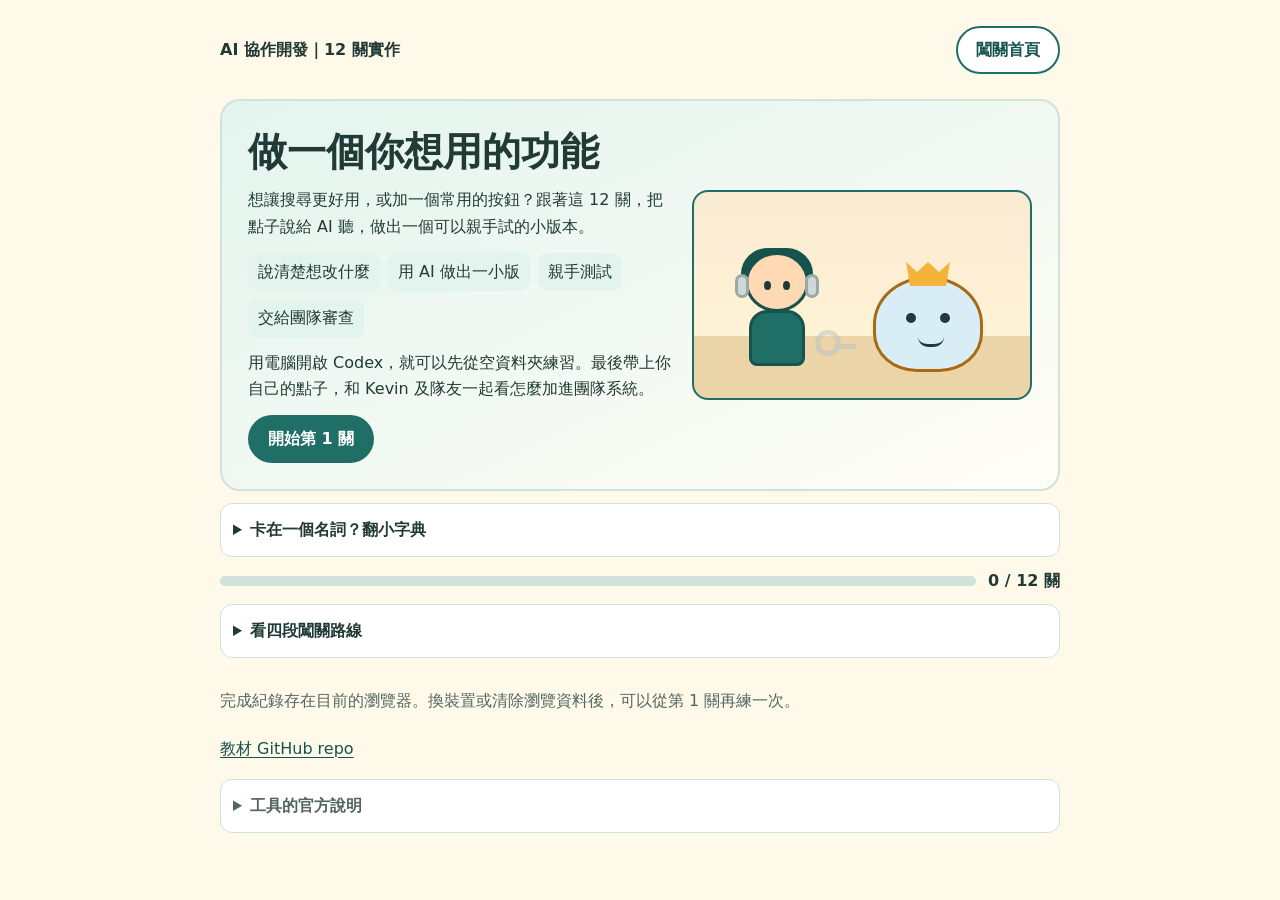
<file: site/handbook.html>
<!doctype html><html lang="zh-Hant-TW"><head><meta charset="utf-8"><meta name="viewport" content="width=device-width,initial-scale=1"><title>AI 協作開發｜12 關實作</title><style>
:root {
  --sea:#1f6f66; --sea-dark:#15534c; --yolk:#f4b43a; --cream:#fff9ea;
  --ink:#213a35; --muted:#526660; --line:#cfe3dc; --mint:#e3f4ee;
}
* { box-sizing:border-box }
[hidden] { display:none !important }
body { margin:0; background:var(--cream); color:var(--ink); font:16px/1.65 "Noto Sans TC","Microsoft JhengHei",system-ui,sans-serif }
a { color:var(--sea-dark); text-underline-offset:.2em }
button { font:inherit }
:focus-visible { outline:3px solid #0b4fd1; outline-offset:3px }
.wrap { width:min(100%,880px); margin:auto; padding:16px 20px 36px }
.skip { position:absolute; left:12px; top:-120px }
.skip:focus { top:8px; background:white; z-index:1; padding:8px }
.top { display:flex; justify-content:space-between; align-items:center; flex-wrap:wrap; gap:8px 18px; margin-bottom:14px }
.top a, footer a { display:inline-flex; align-items:center; min-height:44px }
h1,h2,h3,p { overflow-wrap:anywhere }
h1,h2,h3 { line-height:1.3; margin:0 0 .6rem }
h1 { font-size:clamp(1.65rem,5vw,2.45rem) }
h2 { font-size:clamp(1.32rem,4vw,1.8rem) }
h3 { font-size:1.08rem }
p { margin:.45em 0 .8em }
.card { border:2px solid var(--line); border-radius:20px; background:#fff; padding:clamp(15px,3vw,26px); margin:12px 0 }
.welcome { display:grid; grid-template-columns:minmax(0,1fr) auto; gap:12px 20px; align-items:center }
.welcome p { max-width:56ch }
.welcome .sprout { transform:scale(1.25); margin-inline:12px }
.tag { display:inline-block; border-radius:99px; background:#ffedbb; padding:3px 11px; font-size:.88rem; font-weight:700; margin-bottom:.55rem }
.btn { min-height:48px; padding:8px 18px; border:2px solid transparent; border-radius:99px; color:#fff; background:var(--sea); font-weight:700; cursor:pointer }
.btn.alt { color:var(--sea-dark); border-color:var(--sea); background:#fff }
.btn.reward-next { background:var(--yolk); color:var(--ink) }
.btn[disabled] { color:var(--sea-dark); background:var(--mint); cursor:default }
.row { display:flex; flex-wrap:wrap; align-items:center; gap:8px 12px; margin:.65em 0 }
.progress-track { min-width:100px; flex:1; height:10px; border-radius:9px; background:var(--line); overflow:hidden }
.progress-track i { display:block; height:100%; width:0; background:var(--sea) }
details { background:#fff; border:1px solid var(--line); border-radius:12px; padding:4px 12px; margin:8px 0 }
summary { cursor:pointer; font-weight:700; min-height:44px; align-content:center }
.map { list-style:none; padding:0; margin:6px 0 12px; display:grid; grid-template-columns:repeat(4,minmax(0,1fr)); gap:8px }
.map button { width:100%; min-height:60px; border:1px solid var(--line); border-radius:12px; background:#fff; color:var(--ink); padding:6px; cursor:pointer; overflow-wrap:anywhere }
.map button span { display:block; font-weight:700; color:var(--sea-dark) }
.map button[aria-current=true] { border:2px solid var(--sea) }
.map button[aria-disabled=true] { border-style:dashed; color:var(--muted); cursor:not-allowed }
.map button[data-done] { background:var(--mint) }
.route-line { display:flex; flex-wrap:wrap; gap:8px; list-style:none; padding:0; margin:12px 0 }
.route-line li { background:var(--mint); padding:6px 10px; border-radius:9px; overflow-wrap:anywhere }
.lesson-goal { background:var(--mint); border-left:5px solid var(--sea); border-radius:9px; padding:10px 12px }
.lesson-boss { margin:14px 0 0; color:var(--sea-dark) }
.instructions { padding-inline-start:1.35em }
.instructions li + li { margin-block-start:.4em }
.prompt { border-block-start:1px solid var(--line); padding-block-start:10px; margin-block:12px }
.prompt strong { flex:1 1 180px }
.feedback,.recovery { color:var(--sea-dark); overflow-wrap:anywhere }
.recovery { background:#fff2cd; border-radius:10px; padding:10px 12px }
pre { white-space:pre-wrap; overflow-wrap:anywhere; padding:12px; background:#f6f3e9; border-radius:10px; max-height:320px; overflow:auto; font:.92rem/1.65 Consolas,"Microsoft JhengHei",monospace }
.result { background:var(--mint); border-left:5px solid var(--sea); border-radius:9px; padding:12px }
.reward { background:#fff2cd; border:1px solid #e9cb7c; border-radius:14px; padding:12px }
.sprout { position:relative; width:72px; height:76px; flex:none }
.sprout .stem { position:absolute; bottom:6px; left:34px; width:5px; height:42px; background:var(--sea-dark); border-radius:4px }
.sprout .leaf { position:absolute; bottom:38px; width:30px; height:20px; background:var(--sea); border-radius:2px 20px 2px 20px }
.sprout .left { left:7px; transform:scaleX(-1) rotate(-12deg) }
.sprout .right { left:37px; transform:rotate(-12deg) }
.sprout .soil { position:absolute; bottom:0; left:12px; width:48px; height:14px; background:var(--yolk); border-radius:50% 50% 0 0 }
.star { position:absolute; left:27px; top:0; color:#955800; font-size:24px; line-height:1 }
@media (prefers-reduced-motion:no-preference) {
  .celebrate .leaf { animation:grow .7s ease-out both }
  .celebrate .star { animation:jump .8s ease-out both }
  @keyframes grow { from { opacity:0; transform:scale(.1) } }
  @keyframes jump { from { opacity:0; transform:translateY(35px) scale(.2) } }
}
footer { color:var(--muted); padding-top:14px }
.sr { position:absolute; width:1px; height:1px; padding:0; margin:-1px; overflow:hidden; clip-path:inset(50%); white-space:nowrap }
@media (max-width:570px) {
  .wrap { padding-inline:14px }
  .welcome { grid-template-columns:1fr }
  .welcome .sprout { display:none }
  .map { grid-template-columns:repeat(3,minmax(0,1fr)) }
}
@media print {
  body { background:white }
  main article[hidden] { display:block !important }
  .progress,.map-panel,.btn,.skip,.top,footer,.reward,.recovery { display:none !important }
  details:not([open]) > :not(summary) { display:block !important }
  pre { max-height:none; overflow:visible }
}
.milestone { position:relative; border:2px solid #e1b745; background:#fff1bd; isolation:isolate }
.recap { margin:12px 0; padding:12px; background:#fffdf5; border-radius:10px }
.fireworks { position:absolute; inset:0; pointer-events:none; overflow:hidden; z-index:-1 }
.fireworks span { position:absolute; color:#b2730a; top:16px; left:calc(15% + var(--i) * 17%); opacity:0; font-size:28px }
@media (prefers-reduced-motion:no-preference) {
  .completion-scene.celebrate .fireworks span { animation:stage-stars 1.15s ease-out both; animation-delay:calc(var(--i) * 55ms) }
  @keyframes stage-stars {
    0% { opacity:0; transform:translateY(38px) scale(.25) }
    32% { opacity:1; transform:translateY(-12px) scale(1.2) }
    100% { opacity:0; transform:translateY(-32px) scale(.8) }
  }
}

.stage{position:relative;height:210px;background:linear-gradient(#cfe9e4,#eaf5f1 70%,#b9d8cf 70%);border-radius:var(--r);overflow:hidden;border:2px solid var(--sea)}
/* 原創角色：領路人小嚮導 */
.hero-c{position:absolute;left:12%;bottom:26px;width:84px;height:120px}
.hero-c .hd{position:absolute;left:10px;top:0;width:64px;height:60px;background:#ffd9b3;border-radius:50%;border:3px solid var(--sea-d)}
.hero-c .hd::before,.hero-c .hd::after{content:"";position:absolute;top:26px;width:7px;height:9px;background:var(--ink);border-radius:50%}.hero-c .hd::before{left:16px}.hero-c .hd::after{right:16px}
.hero-c .hair{position:absolute;left:6px;top:-4px;width:72px;height:30px;background:var(--sea-d);border-radius:40px 40px 6px 6px}
.hero-c .bd{position:absolute;left:14px;top:58px;width:56px;height:56px;background:var(--sea);border-radius:18px 18px 8px 8px;border:3px solid var(--sea-d)}
.ear{position:absolute;top:22px;width:14px;height:24px;border-radius:7px;background:#cfd8d6;border:3px solid #9aa9a6;transition:.3s}.ear.l{left:0}.ear.r{right:0}
.eq-on .ear{background:var(--egg);border-color:#b17c10}
.keyb{position:absolute;right:-22px;top:78px;width:26px;height:26px;border:5px solid #b9c4c2;border-radius:50%;opacity:.55;transition:.3s}.keyb::after{content:"";position:absolute;left:14px;top:9px;width:22px;height:5px;background:inherit;background:#b9c4c2}
.eq-key .keyb{border-color:var(--egg);opacity:1}.eq-key .keyb::after{background:var(--egg)}
/* 友善小魔王：空白怪 */
.boss{position:absolute;right:14%;bottom:26px;width:110px;height:96px;background:#fff;border:3px dashed var(--sea);border-radius:50% 50% 40% 40%;transition:.4s}
.boss::before,.boss::after{content:"";position:absolute;top:34px;width:10px;height:10px;background:var(--ink);border-radius:50%}.boss::before{left:30px}.boss::after{right:30px}
.boss i{position:absolute;left:42px;top:58px;width:26px;height:10px;border-bottom:3px solid var(--ink);border-radius:0 0 20px 20px}
.boss.beat{transform:scale(.55) translateY(40px);opacity:.25;filter:grayscale(1)}
/* Original character art from the approved Claude Code prototype. */
:root { --sea-d:var(--sea-dark); --egg:var(--yolk); --r:16px }
.welcome { grid-template-columns:minmax(0,1.25fr) minmax(260px,1fr); background:linear-gradient(155deg,var(--mint),#fffdf6) }
.game-scene { margin:12px 0; max-width:560px }
.game-scene .boss { background:var(--monster,#fff) }
.game-scene .crown { position:absolute; top:-17px; left:30px; width:44px; height:24px; background:var(--yolk); clip-path:polygon(0 0,25% 42%,50% 0,75% 42%,100% 0,91% 100%,9% 100%) }
.game-scene .boss { --monster:#fff }
.game-scene .boss.leaf-boss { --monster:#e5f6d8 }
.game-scene .boss.pond-boss { --monster:#d9edf6 }
.game-scene .boss.sun-boss { --monster:#ffeed0 }
.game-scene .boss.crowned { border-style:solid; border-color:#a96812 }
.game-scene:has(.boss.crowned) { background:linear-gradient(#f9ead2,#fff3d6 70%,#ead4a8 70%) }
.gear-checks { border:0; padding:0; margin:12px 0 }
.gear-checks legend { font-weight:800 }
.gear-checks label { display:flex; align-items:center; gap:10px; background:#fffaf0; border:1px dashed #aec6bf; border-radius:12px; padding:9px 12px; margin:8px 0; min-height:48px; cursor:pointer }
.gear-checks label:has(:checked) { background:#fff1bd; border-style:solid; border-color:#b7861d }
.gear-checks input { width:20px; height:20px; flex:none; accent-color:var(--sea) }
.equipment section + section { border-top:1px solid var(--line); padding-top:14px }
.map-chapter { margin-block:10px }
.map-chapter .map { grid-template-columns:repeat(3,minmax(0,1fr)) }
.map button[data-big] { background:#fff3d6 }
.map button[data-big][data-done] { border-color:#92600d }
.milestone .recap h3 { color:var(--sea-dark) }
@media (max-width:570px) {
  .welcome { grid-template-columns:1fr }
  .game-scene.stage { height:145px }
  .game-scene .hero-c { left:10%; bottom:12px; transform:scale(.8); transform-origin:left bottom }
  .game-scene .boss { right:12%; bottom:12px; scale:.8; transform-origin:right bottom }
}
@media (prefers-reduced-motion:reduce) { .game-scene * { transition:none !important } }
@media print { .game-scene,.gear-checks { display:none !important } }
.walkthrough-shot { margin:14px 0; padding:12px 0; border-block-start:1px solid var(--line) }
.walkthrough-shot h3 { margin-block-start:0 }
.shot-frame { position:relative; width:min(100%,var(--shot-width)); line-height:0 }
.shot-frame img { display:block; width:100%; height:auto; border:1px solid var(--line); border-radius:8px }
.shot-point {
  position:absolute; display:grid; place-items:center; width:24px; height:24px; transform:translate(-50%,-50%);
  border:2px solid #fff; border-radius:50%; background:var(--sea-dark); color:#fff; font-weight:800; font-size:14px; line-height:1;
}
.shot-source { color:var(--muted); font-size:.9rem }
.shot-source a { display:inline-flex; align-items:center; min-height:44px }
@media print { .walkthrough-shot { break-inside:avoid } }
.lesson-steps { padding-inline-start:1.45em }
.lesson-steps > li { padding-block:8px; margin-block:12px }
.lesson-steps .walkthrough-shot { margin:9px 0 16px; padding:12px; background:#fffdf8; border:1px solid var(--line); border-radius:12px }
.lesson-steps .walkthrough-shot:last-child { margin-bottom:0 }
.lesson-steps figcaption h3 { color:var(--sea-dark) }
.shot-open { display:block; width:min(100%,var(--shot-width)); max-width:100%; min-height:44px; padding:0; border:0; background:none; color:var(--sea-dark); text-align:start; cursor:zoom-in }
.shot-open .shot-frame { display:block; width:100% }
.shot-open-label { display:inline-block; text-decoration:underline; margin-top:4px }
.shot-viewer { width:min(96vw,1040px); max-width:96vw; max-height:94vh; max-height:94dvh; padding:14px; border:1px solid var(--line); border-radius:15px; background:#fcfbf7; color:var(--ink) }
.shot-viewer::backdrop { background:#18302bd9 }
.shot-viewer-header { display:flex; align-items:center; justify-content:space-between; gap:8px 12px }
.shot-viewer-header h2 { font-size:1.15rem; margin:0 }
.shot-viewer-header form { flex:none }
.shot-viewer-canvas { overflow:auto; max-height:73vh; max-height:73dvh }
.shot-viewer-canvas .shot-frame { display:block; width:max(100%,var(--shot-width)); max-width:none }
.shot-viewer-hint { margin:7px 0 0; color:var(--muted) }
@media print { .shot-viewer,.shot-open-label { display:none !important } }
.copy-guide { margin:8px 0 12px; padding:10px 12px 10px 32px; background:#e8f4ef; border-radius:10px }
.copy-guide li + li { margin-top:7px }
.copy-guide strong,.copy-guide span { display:block }
.copy-guide strong { color:var(--sea-dark) }
.copy-guide span { overflow-wrap:anywhere }

.lesson-completion {
  display:grid; gap:10px; scroll-margin-top:8px;
  border:2px solid var(--sea); border-radius:20px; padding:10px;
  background:linear-gradient(155deg,var(--mint),#fffdf6);
}
.lesson-completion > h3 { margin:0 }
.completion-panel { min-width:0 }
.completion-scene.game-scene { width:100%; max-width:none; margin:0 }
.completion-scene .stage-badge {
  position:absolute; top:8px; left:8px; z-index:2; padding:2px 10px;
  border:1px solid var(--sea); border-radius:99px; background:#fff; color:var(--sea-dark);
  font-size:.85rem; font-weight:700; line-height:1.4;
}
.completion-scene .scene-reward { position:absolute; right:16%; bottom:12px; visibility:hidden }
.completion-scene.is-complete .scene-reward { visibility:visible }
.completion-scene .boss.beat { opacity:0; visibility:hidden; transition:transform .45s,opacity .45s,visibility 0s .45s }
.completion-scene:not(.celebrate) .boss { transition:none }
.completion-scene.is-complete .hero-c .bd { background:#2a8a7e; box-shadow:0 0 0 4px #fff1bd }
.completion-scene .fireworks { z-index:1 }
.lesson-completion .recap { margin:0; border:1px solid #e9cb7c }
@media (max-width:699px) { .completion-scene.game-scene.stage { height:145px } }
@media (min-width:700px) {
  .lesson-completion { grid-template-columns:minmax(0,1.05fr) minmax(0,1fr); padding:16px; gap:16px }
  .lesson-completion > h3,.lesson-completion .recap { grid-column:1/-1 }
  .completion-scene .scene-reward { bottom:26px }
}
@media print { .lesson-completion { display:block; border:0 } }
.glossary input { width:100%; min-height:44px; padding:8px 10px; font:inherit; border:1px solid #526660; border-radius:8px }
.glossary label { display:block; font-weight:700 }
.glossary dl { margin:6px 0 }
.glossary [data-term] { border-block-start:1px solid #cfe3dc; padding:10px 0 }
.glossary dt { font-weight:800; color:#15534c }
.glossary dd { margin:4px 0 0; overflow-wrap:anywhere }
.glossary [hidden] { display:none !important }
.term-link { margin:0 0 8px; min-height:44px; border:0; background:transparent; color:#15534c; text-decoration:underline; font:inherit; cursor:pointer }
</style></head><body data-entry=""><a class="skip" href="#main">跳到課程內容</a><div class="wrap"><header class="top"><strong>AI 協作開發｜12 關實作</strong><div class="row"><button class="btn alt" type="button" id="back-home">闖關首頁</button></div></header><main id="main" tabindex="-1"><section class="card welcome" id="welcome"><div><h1 tabindex="-1">做一個你想用的功能</h1><p>想讓搜尋更好用，或加一個常用的按鈕？跟著這 12 關，把點子說給 AI 聽，做出一個可以親手試的小版本。</p><ol class="route-line"><li>說清楚想改什麼</li><li>用 AI 做出一小版</li><li>親手測試</li><li>交給團隊審查</li></ol><p>用電腦開啟 Codex，就可以先從空資料夾練習。最後帶上你自己的點子，和 Kevin 及隊友一起看怎麼加進團隊系統。</p><button type="button" class="btn" id="start">開始第 1 關</button></div><div class="stage game-scene" aria-hidden="true"><div class="hero-c"><div class="hair"></div><div class="hd"></div><div class="bd"></div><span class="ear l"></span><span class="ear r"></span><span class="keyb"></span></div><div class="boss pond-boss crowned"><i></i><span class="crown"></span></div></div></section><details class="glossary" id="glossary"><summary>卡在一個名詞？翻小字典</summary><p>想到哪個就查哪個。可以打中文，也可以直接貼上看到的英文字。</p><label>查名詞 <input type="search" placeholder="例如 PR、分支、Node.js"></label><button type="button" class="term-link" data-glossary-return hidden>回到剛才的關卡</button><p role="status" data-glossary-status></p><dl><div data-term><dt>AI 助手（Codex／Claude）</dt><dd>可以先把 AI 當成一位搭檔。Codex 可以照你的要求讀程式、試改和跑測試。Claude 可以先畫給你看，也能幫忙找漏掉的地方。<br><strong>舉個例子：</strong>你說「搜尋前後有空白也要找得到」，再親手確認結果。</dd></div><div data-term><dt>專案（Project）</dt><dd>做一個工具需要的程式、資料和說明，放在同一個地方。<br><strong>舉個例子：</strong>第 1 關你自己建的 ai-practice，就是放這次練習檔案的地方。</dd></div><div data-term><dt>Node.js／LTS</dt><dd>這門課要用 Node.js 在你的電腦上跑搜尋練習和檢查。裝好後，Codex 才能幫你跑這份練習的測試，告訴你改完有沒有修好。純聊天、寫工單或看教材時，還用不到它。<br><strong>舉個例子：</strong>搜尋「入門」前後多了空白，本來找不到課程。修好後，請 Codex 用 Node.js 再跑一次，看同一筆輸入能不能找到「程式入門」。下載頁的 LTS 是長期支援版。團隊專案有指定版本時，就照專案說明安裝。</dd></div><div data-term><dt>終端機（Terminal／PowerShell）</dt><dd>可以用打字叫電腦做事的視窗。Windows 的 PowerShell 就是其中一種。<br><strong>舉個例子：</strong>輸入 node --version，是請電腦告訴你裝了哪個版本。</dd></div><div data-term><dt>Git／GitHub</dt><dd>Git 幫你記錄程式改了哪裡。GitHub 是團隊放程式、討論改動和請人審查的網站。<br><strong>舉個例子：</strong>在自己電腦存一筆 Git 紀錄。等對方確認可以送出，再放到 GitHub。</dd></div><div data-term><dt>程式庫（Repository／Repo）</dt><dd>一個專案的檔案和修改紀錄放在一起的地方。<br><strong>舉個例子：</strong>Kevin 傳來的 GitHub 練習專案連結，通常會帶你到 repo。</dd></div><div data-term><dt>工單（Issue）</dt><dd>一張寫清楚想改什麼、怎麼重現和怎樣算做好的工作單。<br><strong>舉個例子：</strong>「貼上前後有空白的『入門』也要找到課程」比「搜尋怪怪的」好懂。</dd></div><div data-term><dt>分支（Branch／main）</dt><dd>分支是從某一版開出來的工作線。團隊常把主要版本叫 main。<br><strong>舉個例子：</strong>把搜尋修改放在這張工單的分支上，團隊可以先看過。</dd></div><div data-term><dt>存一版（Commit）</dt><dd>把這次挑好的改動存成一筆版本紀錄，順便寫一句改了什麼。<br><strong>舉個例子：</strong>例如「讓搜尋忽略前後空白」。之後能找到這次改過哪些檔案。</dd></div><div data-term><dt>送到 GitHub（Push）</dt><dd>把你電腦上的版本紀錄送到 GitHub，讓隊友也看得到。<br><strong>舉個例子：</strong>先確認要送到哪個專案和分支，再依團隊授權送出。</dd></div><div data-term><dt>審查頁（Pull Request／PR／Draft PR）</dt><dd>PR 是給隊友看這批改動的頁面。Draft PR 還在準備中。<br><strong>舉個例子：</strong>你可以放工單、測試結果和畫面，請 IT 幫忙看空查詢的結果。</dd></div><div data-term><dt>合併／部署（Merge／Deploy）</dt><dd>合併是把通過審查的改動接回團隊的版本。部署是把某個版本送到大家實際使用的環境。<br><strong>舉個例子：</strong>團隊把修改合進主版本後，會依流程決定何時讓使用者用到。</dd></div><div data-term><dt>測試／自動檢查（Test／CI）</dt><dd>測試是照一個方法確認結果。CI 可以在 GitHub 自動跑團隊設定的檢查。<br><strong>舉個例子：</strong>先用同一個輸入試兩次。一開始找不到課程，修完後找得到。</dd></div><div data-term><dt>重現／驗收</dt><dd>重現是照相同步驟再看一次問題。驗收是依約好的結果親手試，確認這次做對了。<br><strong>舉個例子：</strong>一開始先搜帶空白的『入門』，修完後再用同一個輸入檢查。</dd></div><div data-term><dt>README</dt><dd>專案附的使用說明，通常會寫怎麼開起來、怎麼試。<br><strong>舉個例子：</strong>關掉練習工具，再照 README 自己打開一次。</dd></div><div data-term><dt>AI 分工（Agent）</dt><dd>把不同工作分給不同的 AI，說清楚各自要看什麼、交什麼、何時停。<br><strong>舉個例子：</strong>Codex 改檔，Claude 只看差異、找漏測的地方，最後由你確認。</dd></div></dl></details><div class="row progress"><div class="progress-track" id="progress" role="progressbar" aria-label="完成關卡數" aria-valuemin="0" aria-valuemax="12" aria-valuenow="0"><i></i></div><b id="count"></b></div><details class="map-panel"><summary>看四段闖關路線</summary><section class="map-chapter"><h3>第一段｜讓 AI 聽懂你</h3><ol class="map"><li><button type="button" data-level="0"><span>1 關</span>打開 Codex，找到練習資料夾</button></li><li><button type="button" data-level="1"><span>2 關</span>把工作方式告訴 Codex</button></li><li><button type="button" data-level="2" data-big><span>3 關 · 大魔王</span>先看一次搜尋為什麼失敗</button></li></ol></section><section class="map-chapter"><h3>第二段｜修好第一個問題</h3><ol class="map"><li><button type="button" data-level="3"><span>4 關</span>寫一張隊友看得懂的工單</button></li><li><button type="button" data-level="4"><span>5 關</span>開一個分支，放心試改</button></li><li><button type="button" data-level="5" data-big><span>6 關 · 大魔王</span>只改一處，看搜尋結果回來</button></li></ol></section><section class="map-chapter"><h3>第三段｜把修改交給隊友</h3><ol class="map"><li><button type="button" data-level="6"><span>7 關</span>自己試一次，再把這一版存好</button></li><li><button type="button" data-level="7"><span>8 關</span>開一張審查草稿</button></li><li><button type="button" data-level="8" data-big><span>9 關 · 大魔王</span>請 IT 幫忙看一個重點</button></li></ol></section><section class="map-chapter"><h3>第四段｜做出自己的小功能</h3><ol class="map"><li><button type="button" data-level="9"><span>10 關</span>先量一次，再決定值不值得改</button></li><li><button type="button" data-level="10"><span>11 關</span>從空資料夾做出一個小工具</button></li><li><button type="button" data-level="11" data-big><span>12 關 · 大魔王</span>把自己的點子加進剛做的工具</button></li></ol></section></details><article class="card" id="setup" data-lesson hidden><span class="tag">第 1 關 / 12 · 開工</span><h2 tabindex="-1">打開 Codex，找到練習資料夾</h2><p class="lesson-goal"><strong>這關要做到</strong>　打開自己的練習資料夾，確認 Codex 沒有開錯地方。</p><p>第 1 關先登入並開啟資料夾。Git 和 Node.js 會在第 3 關用到。</p><p class="lesson-boss"><strong>小魔王 · 迷路怪</strong></p><button type="button" class="term-link" data-glossary-open="Codex">查小字典 · Codex</button><section class="walkthrough"><h3>照這個順序做</h3><p>圖是 OpenAI 的官方練習畫面。你的來源資料夾請選剛建的 ai-practice，按鈕文字會隨版面或語言略有差異。</p><ol class="lesson-steps"><li><p>Windows：在檔案總管的「文件」新增空資料夾 ai-practice。Mac：在 Finder 的「文件」新增同名資料夾。</p></li><li><p>打開 ChatGPT 桌面 App，切到 Codex，按左側「專案」旁的 ＋。</p><figure class="walkthrough-shot"><figcaption><h3>從左邊的「專案＋」開始</h3></figcaption><button type="button" class="shot-open" data-shot-open style="--shot-width:230px" aria-label="放大：從左邊的「專案＋」開始"><span class="shot-frame" style="--shot-width:230px"><img src="[data-uri]" width="230" height="144" loading="lazy" decoding="async" alt="官方練習畫面的 Codex 側欄，Projects 右邊有一個＋。"><span aria-hidden="true"><span class="shot-point" style="left:74%;top:67%">1</span></span></span><span class="shot-open-label" aria-hidden="true">點圖放大</span></button><ol class="instructions"><li>找到「專案／Projects」，按它右邊的 ＋。</li></ol><p><strong>接著會看到</strong>　會跳出「建立專案／Create project」視窗。</p><p class="shot-source"><a href="https://learn.chatgpt.com/training/codex-lab/index.html?step=project">OpenAI 官方 Codex 練習畫面</a></p></figure><details class="equipment"><summary>還沒登入？看 Codex 設定教學</summary><section><h3>Codex 耳機｜先登入，再打開資料夾</h3><p><strong>為什麼要準備？</strong> 讓 Codex 在正確的地方陪你試。先確認開的是練習資料夾，之後才請它看程式或動手改。</p><p><strong>哪一關會用到？</strong> 第 1 關，第一次打開練習資料夾。</p><ol class="instructions"><li>打開 Codex 桌面 App，用團隊允許的帳號登入。</li><li>切到 Codex，Windows 按 Ctrl + O，Mac 按 Command + O，再選「文件」裡的 ai-practice。</li></ol><p><strong>怎麼知道準備好了？</strong> 你已登入可使用的帳號，Codex 說的資料夾名稱也跟你剛開的一樣。</p><p><a href="https://learn.chatgpt.com/docs/app">桌面 App 官方說明</a></p><p>可以用已登入的 Codex 請它協助。如果目前還登入不了，先從下方官方說明開始，或請 Kevin 帶你開起來。</p><div class="prompt"><div class="row"><strong>請 Codex 帶我準備 Codex（貼給 Codex）</strong><button type="button" class="btn alt" data-copy>複製給 Codex</button></div><p class="feedback" role="status"></p><ol class="copy-guide" hidden><li><strong>貼到這裡</strong><span>如果已經能用 Codex，貼到現在的聊天輸入框。還無法登入時，先照這張裝備卡的官方說明。</span></li><li><strong>看到這個結果</strong><span>你已登入，Codex 能說出你剛建的 ai-practice 資料夾。</span></li><li><strong>回教材接著做</strong><span>回第一關底部勾選兩件裝備，再按「我做到了」。</span></li></ol><details><summary>看完整內容</summary><pre tabindex="0">請一次一步帶我確認 Codex 已登入可使用的帳號，且開的是我剛建立的空資料夾 ai-practice。每一步先說我要按哪裡、會看到什麼，等我回覆再繼續。登入由我自己在官方畫面操作。如果我還打不開 Codex，請指引我看官方桌面 App 說明，或請 Kevin 協助。</pre></details></div></section></details></li><li><p>在建立專案視窗選「本機（Local）」，再按「下一步（Next）」。</p><figure class="walkthrough-shot"><figcaption><h3>選本機，再按下一步</h3></figcaption><button type="button" class="shot-open" data-shot-open style="--shot-width:655px" aria-label="放大：選本機，再按下一步"><span class="shot-frame" style="--shot-width:655px"><img src="[data-uri]" width="655" height="329" loading="lazy" decoding="async" alt="建立專案視窗，Local 已選取，右下角有 Next。"><span aria-hidden="true"><span class="shot-point" style="left:40%;top:41%">1</span><span class="shot-point" style="left:87%;top:92%">2</span></span></span><span class="shot-open-label" aria-hidden="true">點圖放大</span></button><ol class="instructions"><li>選「本機／Local」，這樣 Codex 才能用你電腦上的資料夾。</li><li>按右下角「下一步／Next」。</li></ol><p><strong>接著會看到</strong>　下一頁會出現專案名稱和來源資料夾。</p><p class="shot-source"><a href="https://learn.chatgpt.com/training/codex-lab/index.html?step=project">OpenAI 官方 Codex 練習畫面</a></p></figure></li><li><p>專案名稱填 ai-practice，按「加入資料夾」，選剛建的 ai-practice。</p><figure class="walkthrough-shot"><figcaption><h3>把空的 ai-practice 加進去</h3></figcaption><button type="button" class="shot-open" data-shot-open style="--shot-width:510px" aria-label="放大：把空的 ai-practice 加進去"><span class="shot-frame" style="--shot-width:510px"><img src="[data-uri]" width="510" height="310" loading="lazy" decoding="async" alt="建立專案表單，名稱是 ai-practice，下方有加入來源資料夾的區域。"><span aria-hidden="true"><span class="shot-point" style="left:42%;top:27%">1</span><span class="shot-point" style="left:48%;top:60%">2</span></span></span><span class="shot-open-label" aria-hidden="true">點圖放大</span></button><ol class="instructions"><li>上方專案名稱填 ai-practice。</li><li>按「加入資料夾／Add folders」。視窗跳出後，進到「文件」，選剛建的 ai-practice，再按「選取資料夾」或「開啟」。</li></ol><p><strong>接著會看到</strong>　回到 Codex 後，來源資料夾會多出一筆。</p><p class="shot-source"><a href="https://learn.chatgpt.com/training/codex-lab/index.html?step=project">OpenAI 官方 Codex 練習畫面</a></p></figure></li><li><p>確認「來源資料夾」出現 ai-practice，再按「建立專案」。</p><figure class="walkthrough-shot"><figcaption><h3>核對來源資料夾，再建立專案</h3></figcaption><button type="button" class="shot-open" data-shot-open style="--shot-width:510px" aria-label="放大：核對來源資料夾，再建立專案"><span class="shot-frame" style="--shot-width:510px"><img src="[data-uri]" width="510" height="310" loading="lazy" decoding="async" alt="來源資料夾清單有官方練習使用的 Blossom Bank，右下角是 Create project。"><span aria-hidden="true"><span class="shot-point" style="left:38%;top:54%">1</span><span class="shot-point" style="left:67%;top:90%">2</span></span></span><span class="shot-open-label" aria-hidden="true">點圖放大</span></button><ol class="instructions"><li>看「來源資料夾／Source folders」。圖裡是官方範例 Blossom Bank，你要看到的是 ai-practice。</li><li>確認後按「建立專案／Create project」。</li></ol><p><strong>接著會看到</strong>　左側的「專案」清單會出現 ai-practice。</p><p class="shot-source"><a href="https://learn.chatgpt.com/training/codex-lab/index.html?step=project">OpenAI 官方 Codex 練習畫面</a></p></figure></li><li><p>在左側找到 ai-practice，從這個專案開新聊天。</p><figure class="walkthrough-shot"><figcaption><h3>建立後，在左側找 ai-practice</h3></figcaption><button type="button" class="shot-open" data-shot-open style="--shot-width:210px" aria-label="放大：建立後，在左側找 ai-practice"><span class="shot-frame" style="--shot-width:210px"><img src="[data-uri]" width="210" height="62" loading="lazy" decoding="async" alt="Codex 的 Projects 底下顯示新建的 ai-practice 專案。"><span aria-hidden="true"><span class="shot-point" style="left:61%;top:72%">1</span></span></span><span class="shot-open-label" aria-hidden="true">點圖放大</span></button><ol class="instructions"><li>確認左側顯示 ai-practice。若畫面還在另一個聊天，從 ai-practice 開新聊天。</li></ol><p><strong>接著會看到</strong>　新聊天的輸入框附近會顯示所屬的資料夾。</p><p class="shot-source"><a href="https://learn.chatgpt.com/training/codex-lab/index.html?step=project">OpenAI 官方 Codex 練習畫面</a></p></figure></li><li><p>回到教材按「複製給 Codex」。把指令貼到聊天底部的輸入框，再按送出箭頭。</p><figure class="walkthrough-shot"><figcaption><h3>貼在底下的聊天輸入框</h3></figcaption><button type="button" class="shot-open" data-shot-open style="--shot-width:633px" aria-label="放大：貼在底下的聊天輸入框"><span class="shot-frame" style="--shot-width:633px"><img src="[data-uri]" width="633" height="121" loading="lazy" decoding="async" alt="聊天輸入框上方顯示 ai-practice 和 Local，裡面已貼入一句檢查資料夾的訊息，右下有送出箭頭。"><span aria-hidden="true"><span class="shot-point" style="left:18%;top:19%">1</span><span class="shot-point" style="left:53%;top:54%">2</span><span class="shot-point" style="left:91%;top:81%">3</span></span></span><span class="shot-open-label" aria-hidden="true">點圖放大</span></button><ol class="instructions"><li>先看輸入框上方是否顯示 ai-practice。</li><li>把本關複製的文字貼到框裡。</li><li>按右下角的送出箭頭。</li></ol><p><strong>接著會看到</strong>　送出後，等 Codex 回覆目前的資料夾。回覆的路徑末尾應該是 ai-practice。</p><p class="shot-source"><a href="https://learn.chatgpt.com/training/codex-lab/index.html?step=project">OpenAI 官方 Codex 練習畫面</a></p></figure><div class="prompt"><div class="row"><strong>第一句話｜核對資料夾（貼給 Codex）</strong><button type="button" class="btn alt" data-copy>複製給 Codex</button></div><p class="feedback" role="status"></p><ol class="copy-guide" hidden><li><strong>貼到這裡</strong><span>在 Codex 左側的 ai-practice 專案開新聊天，貼到聊天底部的輸入框。</span></li><li><strong>看到這個結果</strong><span>Codex 說的完整路徑，最後一段是 ai-practice。</span></li><li><strong>回教材接著做</strong><span>回第一關底部，勾選耳機和鑰匙，再按「我做到了」。</span></li></ol><details><summary>看完整內容</summary><pre tabindex="0">我在做第 1 關。請只看我現在打開的本機工作資料夾，回覆完整路徑和最後一段的名稱，讓我確認是不是剛開的 ai-practice。若沒有開啟資料夾，請一次教我一步，帶我在 Codex 選擇剛才空的練習資料夾。這一關先不要建立或修改任何檔案。</pre></details></div></li><li><p>Codex 回覆的路徑末尾應是 ai-practice。確認後，回教材勾兩件裝備並按「我做到了」。</p><details><summary>其他指令與範本</summary><div class="prompt"><div class="row"><strong>檢查練習工具（貼給 Codex）</strong><button type="button" class="btn alt" data-copy>複製給 Codex</button></div><p class="feedback" role="status"></p><ol class="copy-guide" hidden><li><strong>貼到這裡</strong><span>ai-practice 專案裡，前面練習的同一個 Codex 聊天。</span></li><li><strong>看到這個結果</strong><span>Codex 回報 Git 和 Node.js 的版本，或告訴你缺哪一個。</span></li><li><strong>回教材接著做</strong><span>缺工具先展開「看準備與安裝教學」。第 1 關核對好資料夾後，就可以勾裝備過關。</span></li></ol><details><summary>看完整內容</summary><pre tabindex="0">請檢查這台電腦的 Git 和 Node.js 能不能用，回報兩個版本號。缺少時告訴我該請誰協助，先不要自行安裝或修改任何設定。</pre></details></div><div class="prompt"><div class="row"><strong>團隊設定卡（給 Kevin 填寫）</strong><button type="button" class="btn alt" data-copy>複製範本</button></div><p class="feedback" role="status"></p><details><summary>看完整內容</summary><pre tabindex="0">第 1–10 關的空資料夾（預設 ai-practice）：
第 11–12 關的空資料夾（預設 my-first-tool）：
GitHub 送審練習的連結（選做）：
遇到問題可以問誰：
正式專案／預設分支：
啟動與檢查方式：
預覽由誰確認：
GitHub 審查人／IT 通知對象及管道：
什麼時候通知 IT：
誰可以合併或部署：
Claude 可使用的資料範圍與共用產品體驗標準位置：</pre></details></div></details></li></ol></section><details><summary>團隊流程與補充</summary><p>設定卡先填前三行就能開始第一堂，其餘欄位在接正式任務前補齊；IT 窗口、通知管道與時機一律以這張卡為準。Git 用來記錄修改，Node.js 用來跑本課程的小測試，版本依專案 README。Git 提交身分使用團隊認可的姓名與電郵。只有需要讓 Codex 從終端操作 GitHub 時才加裝 GitHub CLI，並以官方登入流程登入後核對帳號。Claude Code 等做到複核或設計時，再依團隊允許的帳號、方案與資料範圍安裝。憑證依團隊方式設定，練習一律使用假資料。</p></details><section class="lesson-completion" tabindex="-1" aria-labelledby="completion-setup"><h3 id="completion-setup">這關的完成區</h3><div class="stage game-scene completion-scene" aria-hidden="true"><span class="stage-badge">等你完成這一步</span><div class="hero-c"><div class="hair"></div><div class="hd"></div><div class="bd"></div><span class="ear l"></span><span class="ear r"></span><span class="keyb"></span></div><div class="boss leaf-boss"><i></i></div><div class="scene-reward"><div class="sprout" aria-hidden="true"><i class="stem"></i><i class="leaf left"></i><i class="leaf right"></i><i class="soil"></i></div></div></div><div class="completion-panel"><div class="completion-check"><div class="result"><h3>回教材，確認你做到了</h3><p>你已登入 Codex，它說出的資料夾名稱也跟你剛開的一樣。勾完耳機和鑰匙，關卡才會亮起完成按鈕。</p></div><fieldset class="gear-checks"><legend>把兩件裝備穿上</legend><label><input type="checkbox" data-self-check data-gear="ear">🎧 我已用團隊允許的帳號登入 Codex</label><label><input type="checkbox" data-self-check data-gear="key">🗝️ Codex 說出的練習資料夾名稱對得上</label></fieldset><div class="row"><button type="button" class="btn" data-action="complete">我做到了</button><button type="button" class="btn alt" data-action="help">我還沒做到</button></div><p class="recovery" hidden>找不到「專案＋」？先確認目前是桌面 App 的 Codex 模式。Windows 可以按 Ctrl + O，Mac 按 Command + O，直接選「文件」下的 ai-practice。若結果不對，回到第 1 關第 5 步，核對來源資料夾。</p></div><div class="reward" hidden><h3>你練會了這一步</h3><p>你會確認 Codex 開對了資料夾。</p><button type="button" class="btn reward-next" data-action="next">前往第 2 關</button></div></div></section></article><article class="card" id="codex-standing-prompt" data-lesson hidden><span class="tag">第 2 關 / 12 · 開工</span><h2 tabindex="-1">把工作方式告訴 Codex</h2><p class="lesson-goal"><strong>這關要做到</strong>　讓 Codex 看完現況，等你交代任務再動手。</p><p>延續剛才在 ai-practice 開的聊天。後面的搜尋練習會繼續用這個聊天。</p><p class="lesson-boss"><strong>小魔王 · 搶快怪</strong></p><button type="button" class="term-link" data-glossary-open="AI 助手">查小字典 · AI 助手</button><section class="walkthrough"><h3>照這個順序做</h3><p>用第 1 關同一個聊天。圖片裡是第一關的文字，這次貼第二關的指令。</p><ol class="lesson-steps"><li><p>確認目前開的是練習資料夾。</p></li><li><p>把整段工作指令貼上。</p><figure class="walkthrough-shot"><figcaption><h3>貼在底下的聊天輸入框</h3></figcaption><button type="button" class="shot-open" data-shot-open style="--shot-width:633px" aria-label="放大：貼在底下的聊天輸入框"><span class="shot-frame" style="--shot-width:633px"><img src="[data-uri]" width="633" height="121" loading="lazy" decoding="async" alt="聊天輸入框上方顯示 ai-practice 和 Local，裡面已貼入一句檢查資料夾的訊息，右下有送出箭頭。"><span aria-hidden="true"><span class="shot-point" style="left:18%;top:19%">1</span><span class="shot-point" style="left:53%;top:54%">2</span><span class="shot-point" style="left:91%;top:81%">3</span></span></span><span class="shot-open-label" aria-hidden="true">點圖放大</span></button><ol class="instructions"><li>先看輸入框上方是否顯示 ai-practice。</li><li>把本關複製的文字貼到框裡。</li><li>按右下角的送出箭頭。</li></ol><p><strong>接著會看到</strong>　送出後，等 Codex 回覆目前的資料夾。回覆的路徑末尾應該是 ai-practice。</p><p class="shot-source"><a href="https://learn.chatgpt.com/training/codex-lab/index.html?step=project">OpenAI 官方 Codex 練習畫面</a></p></figure><div class="prompt"><div class="row"><strong>常駐工作指令（整段貼給 Codex）</strong><button type="button" class="btn alt" data-copy>複製給 Codex</button></div><p class="feedback" role="status"></p><ol class="copy-guide" hidden><li><strong>貼到這裡</strong><span>ai-practice 專案裡，前面練習的同一個 Codex 聊天。</span></li><li><strong>看到這個結果</strong><span>Codex 回報資料夾與現況，停下來等你的任務。空資料夾還沒有分支也正常。</span></li><li><strong>回教材接著做</strong><span>回本關底部，按「我做到了」。</span></li></ol><details><summary>看完整內容</summary><pre tabindex="0">你是我的 AI 開發搭檔。用繁體中文協作，我負責需求、實際驗收與發布決定，你負責有授權的查找、修改、驗證與交接。

收到這段後，直接開始唯讀健檢。回報目前資料夾、Git remote（遮蔽憑證）、分支、工作區是否有未提交變更、讀到的 AGENTS.md 與 README，以及可用的啟動與驗證指令。若這裡沒有 Git 或專案，指出原因並建議最小下一步。這一步做完就等我指定第一張任務。

收到任務後：
1. 核對專案規則及 Issue。用一句話重述目標，寫下可觀察的驗收條件。需求明確就往下做。遇到會改變需求、權限不足或會覆蓋他人工作時，提出最需要我決定的一個問題。
2. 依專案規則確認 Issue 後，從最新指定基底建立對應分支。正式專案缺 Issue 時先擬草稿，收到建立授權才發到 GitHub。若團隊採工單分支規則，就從最新 origin/main 開 issue/&lt;編號&gt;-&lt;短名稱&gt;，優先使用獨立 worktree。
3. 涉及正式 UI、操作流程或使用者體驗時，先核對已有的確認稿。需要新稿時，準備交接給正確專案的本機 Claude Code，帶入共用產品體驗標準，取得可渲染稿與人員確認，再做正式實作。Claude 與 Codex 依序接手，同一時間只有一個人或工具寫入工作副本。
4. 維持小改動，沿用既有實作。執行與變更相稱的檢查，記下命令、結果、失敗或跳過原因。UI 依實際操作路徑驗收，使用測試或去識別資料。
5. 按授權與專案規則建立本機 commit，只納入本次檔案。回報 Issue、分支、commit、改動摘要、驗收結果和預覽證據。
6. 外部建立 Issue、push、開 PR、設為 Ready、外部通知、merge 與部署，依目前授權及專案規則辦理。沒有授權時只準備草稿。若團隊採預覽確認流程，push／開 PR 前先交預覽並取得對應確認，預設 Draft PR。檢查 PR head、CI、mergeability 及畫面證據，Ready 與通知 IT 依團隊流程。通知前核對對象、管道與內容，缺資料時先備通知稿。
7. 遇到錯誤先查原因並在授權內修復。使用官方登入流程，避免讀出或傳送密鑰及個資。交接時列出可重現證據和還需人員決定的事項。

任務格式：專案／Issue、我想改什麼、如何驗收、這次允許你做到哪一步。若我只提供目標，先查現況並在已授權範圍內推進。</pre></details></div></li><li><p>之後要交代新的任務時，可以複製這個格式作參考。新開聊天時，也可以再貼一次前一步的工作指令。</p><div class="prompt"><div class="row"><strong>之後交代任務的格式（貼給 Codex，先把括號換成你的內容）</strong><button type="button" class="btn alt" data-copy>複製給 Codex</button></div><p class="feedback" role="status"></p><ol class="copy-guide" hidden><li><strong>貼到這裡</strong><span>ai-practice 專案裡，前面練習的同一個 Codex 聊天。</span></li><li><strong>看到這個結果</strong><span>先把括號換成自己的內容。Codex 能用白話重述你要改什麼、做到哪一步。</span></li><li><strong>回教材接著做</strong><span>這是以後可以重用的格式。這關確認 Codex 已收到工作方式後，按「我做到了」。</span></li></ol><details><summary>看完整內容</summary><pre tabindex="0">專案／Issue：【填寫】
我想改什麼：【填寫】
如何驗收：【填寫】
這次允許你做到哪一步：只做到本機 commit 和預覽，外部操作等我指示。</pre></details></div></li></ol></section><details><summary>團隊流程與補充</summary><p>要長期沿用時，取得團隊同意後請 Codex 把共通規則併入專案適用的 AGENTS.md，並保留既有內容；之後開新聊天，驗證它能列出實際讀到的規則。專案名稱、授權範圍與 Issue 仍須逐次核對，不因寫進檔案就視為永久授權。分支、預覽確認與 Draft PR 規則依各專案的約定辦理。</p></details><section class="lesson-completion" tabindex="-1" aria-labelledby="completion-codex-standing-prompt"><h3 id="completion-codex-standing-prompt">這關的完成區</h3><div class="stage game-scene completion-scene" aria-hidden="true"><span class="stage-badge">等你完成這一步</span><div class="hero-c"><div class="hair"></div><div class="hd"></div><div class="bd"></div><span class="ear l"></span><span class="ear r"></span><span class="keyb"></span></div><div class="boss pond-boss"><i></i></div><div class="scene-reward"><div class="sprout" aria-hidden="true"><i class="stem"></i><i class="leaf left"></i><i class="leaf right"></i><i class="soil"></i></div></div></div><div class="completion-panel"><div class="completion-check"><div class="result"><h3>回教材，確認你做到了</h3><p>Codex 說出目前的資料夾，回報現況後停下來等你。空資料夾沒有分支或檔案也正常。</p></div><div class="row"><button type="button" class="btn" data-action="complete">我做到了</button><button type="button" class="btn alt" data-action="help">我還沒做到</button></div><p class="recovery" hidden>如果它直接開始改檔，先停下來，請它只看資料夾和現況。</p></div><div class="reward" hidden><h3>你練會了這一步</h3><p>你會先和 AI 約好怎麼一起工作。</p><button type="button" class="btn reward-next" data-action="next">前往第 3 關</button></div></div></section></article><article class="card" id="offline-search-practice" data-lesson hidden><span class="tag">第 3 關 / 12 · 開工</span><h2 tabindex="-1">先看一次搜尋為什麼失敗</h2><p class="lesson-goal"><strong>這關要做到</strong>　試出一次搜尋失敗，留著這個結果到第 6 關修。</p><p>在 ai-practice 先檢查 Git 和 Node.js，再做搜尋小題。這次看到 1 個失敗是預期結果。</p><p class="lesson-boss"><strong>大魔王 · 空白怪</strong></p><button type="button" class="term-link" data-glossary-open="測試">查小字典 · 測試</button><section class="walkthrough"><h3>照這個順序做</h3><ol class="lesson-steps"><li><p>貼「先檢查練習裝備」。如果 Codex 說缺 Git 或 Node.js，就在這一步展開「缺工具？看 Git 與 Node.js 安裝教學」。</p><figure class="walkthrough-shot"><figcaption><h3>看到兩個版本號，再開始</h3></figcaption><button type="button" class="shot-open" data-shot-open style="--shot-width:680px" aria-label="放大：看到兩個版本號，再開始"><span class="shot-frame" style="--shot-width:680px"><img src="[data-uri]" width="680" height="251" loading="lazy" decoding="async" alt="Git 和 Node.js 的實際版本檢查，各有一行版本號。"><span aria-hidden="true"><span class="shot-point" style="left:49%;top:49%">1</span><span class="shot-point" style="left:24%;top:82%">2</span></span></span><span class="shot-open-label" aria-hidden="true">點圖放大</span></button><ol class="instructions"><li>Git 會回覆 git version 和版本號。</li><li>Node.js 會回覆 v 開頭的版本號。</li></ol><p><strong>接著會看到</strong>　你的數字可能和圖不同。只要兩個工具都有回覆，就可以貼下一段指令。</p><p class="shot-source">本機練習實跑輸出節錄</p></figure><details class="equipment"><summary>缺工具？看 Git 與 Node.js 安裝教學</summary><section><h3>Git 工具包｜用來存每次修改</h3><p><strong>為什麼要準備？</strong> Git 像修改紀錄簿。你可以先存一版，再在自己的工作版本試改，之後也找得到改過什麼。</p><p><strong>哪一關會用到？</strong> 第 3 關先存搜尋練習的起始版本，第 5 關開分支時還會用到。</p><ol class="instructions"><li>Windows 到 Git 官網下載安裝程式。公司電腦需要安裝權限時，請 Kevin 或 IT 協助。</li><li>裝完後重新開 PowerShell，輸入 git --version。也可以請 Codex 幫你檢查。</li></ol><p><strong>怎麼知道準備好了？</strong> 看到 git version 和版本號，表示 Git 可以用。第 3 關第一次存版本時，再由 Codex 檢查這份練習的提交姓名。</p><p><a href="https://git-scm.com/install/windows">Git for Windows 官方下載</a></p><p>可以請 Codex 先檢查，再協助安裝 Git 和設定這個練習專案的提交姓名。</p><div class="prompt"><div class="row"><strong>請 Codex 帶我準備 Git（貼給 Codex）</strong><button type="button" class="btn alt" data-copy>複製給 Codex</button></div><p class="feedback" role="status"></p><ol class="copy-guide" hidden><li><strong>貼到這裡</strong><span>ai-practice 專案裡，前面練習的同一個 Codex 聊天。</span></li><li><strong>看到這個結果</strong><span>git --version 回報版本號，Codex 告訴你 Git 可以用了。</span></li><li><strong>回教材接著做</strong><span>在第 3 關，用「先檢查練習裝備」確認兩個工具都能用，再貼「建立練習小題」。</span></li></ol><details><summary>看完整內容</summary><pre tabindex="0">先幫我跑 git --version，確認 Git 能不能用。需要安裝時，請依我的作業系統用 Git 官網建議的方式協助，先說明要做什麼。遇到安裝畫面或需要 IT 權限，請一次帶我做一步。完成後請重新開終端機驗證 git --version。若練習專案缺少提交姓名或電子郵件，請告訴我填在哪裡，並只在我確認後設定這個練習專案。</pre></details></div></section><section><h3>Node.js 電池｜讓 Codex 跑搜尋練習</h3><p><strong>為什麼要準備？</strong> 這門課用 Node.js 跑搜尋練習。Codex 才能拿同一句話測兩次，讓你看到問題修好前後的差別。</p><p><strong>哪一關會用到？</strong> 第 3 關第一次跑搜尋測試，第 6 關修好後再跑一次。</p><ol class="instructions"><li>先問 Kevin 這個專案要用哪一版 Node.js。單純做課堂練習時，可以從 Node.js 官網選 LTS 的 Windows 安裝程式。</li><li>裝完後重新開 PowerShell，輸入 node --version。若還是找不到，重開 Codex 或請 Kevin 一起看。</li></ol><p><strong>怎麼知道準備好了？</strong> 先看到 v 開頭的版本號，表示電腦找得到 Node.js。到了搜尋關，再請 Codex 跑一次測試，就能看到修改前後的結果。</p><p><a href="https://nodejs.org/en/download">Node.js 官方下載</a></p><p>不知道怎麼裝？可以請 Codex 幫忙。公司電腦若需要管理員權限，請 Kevin 或 IT 協助。</p><div class="prompt"><div class="row"><strong>請 Codex 幫我裝 Node.js（貼給 Codex）</strong><button type="button" class="btn alt" data-copy>複製給 Codex</button></div><p class="feedback" role="status"></p><ol class="copy-guide" hidden><li><strong>貼到這裡</strong><span>ai-practice 專案裡，前面練習的同一個 Codex 聊天。</span></li><li><strong>看到這個結果</strong><span>node --version 回報 v 開頭的版本號。</span></li><li><strong>回教材接著做</strong><span>在第 3 關，用「先檢查練習裝備」確認兩個工具都能用，再貼「建立練習小題」。</span></li></ol><details><summary>看完整內容</summary><pre tabindex="0">請先在目前這台電腦檢查 node --version。如果已經裝好，而且版本符合這個專案的說明，直接告訴我結果。如果需要安裝，先幫我確認這個專案要用哪一版。單純做課堂練習、沒有指定版本時，可以用 Node.js 官網的長期支援版（LTS）。請說明打算怎麼裝，再協助我安裝。如果需要我點選安裝畫面或找 IT 開權限，請一次帶我做一步。裝好後請在新開的終端機再跑一次 node --version，把結果用白話告訴我。</pre></details></div></section></details><div class="prompt"><div class="row"><strong>先檢查練習裝備（貼給 Codex）</strong><button type="button" class="btn alt" data-copy>複製給 Codex</button></div><p class="feedback" role="status"></p><ol class="copy-guide" hidden><li><strong>貼到這裡</strong><span>ai-practice 專案裡，前面練習的同一個 Codex 聊天。</span></li><li><strong>看到這個結果</strong><span>Git 與 Node.js 都有回覆版本號。缺工具時，照安裝教學補上再檢查。</span></li><li><strong>回教材接著做</strong><span>回第 3 關第 2 步，按「建立練習小題」下方的「複製給 Codex」。</span></li></ol><details><summary>看完整內容</summary><pre tabindex="0">延續第 1 關在本機打開的 ai-practice。請先回報該資料夾名稱，檢查 git --version 和 node --version，用白話告訴我這關能不能開始。缺少工具時請指出缺哪一個，我會用教材裡該工具的安裝指令。如果是前次做到一半，請先辨認已建立的課程檔案並告訴我目前進度。先不刪改檔案。</pre></details></div></li><li><p>看到兩個版本號後，貼「建立練習小題」。Codex 會在空資料夾放兩筆假資料和測試檔。</p><div class="prompt"><div class="row"><strong>建立練習小題（貼給 Codex）</strong><button type="button" class="btn alt" data-copy>複製給 Codex</button></div><p class="feedback" role="status"></p><ol class="copy-guide" hidden><li><strong>貼到這裡</strong><span>ai-practice 專案裡，前面練習的同一個 Codex 聊天。</span></li><li><strong>看到這個結果</strong><span>看到一個測試通過、一個失敗。前後有空白找不到課程，是這關要看到的結果。</span></li><li><strong>回教材接著做</strong><span>回本關底部，按「我做到了」。</span></li></ol><details><summary>看完整內容</summary><pre tabindex="0">我要做第 3 關的離線練習。請核對目前開的是第 1 關的空 ai-practice，或我明確選的空練習資料夾。用 Git 和 Node.js，不安裝套件、不連遠端。不在其他專案或正式系統裡動手。初始化本機 Git，初始分支 main。若缺提交身分，可只在這個練習專案設為姓名 Course Learner、信箱 learner@example.invalid；保留全機設定。建立 search.cjs，匯出 search(items, query)，用 items.filter(item =&gt; item.includes(query))。建立 search.test.cjs，用 Node 內建測試和兩筆假資料「程式入門」「進階程式」，檢查「入門」和「  入門  」都應找到「程式入門」。跑 node --test search.test.cjs，保留「一般輸入通過，前後有空白的輸入失敗」，只把 search.cjs 提交到 main，測試檔留到第 5 關。工單代號用 LOCAL-1。若已有這一關的檔案，先核對目前進度，沿用可用的成果。不要覆寫先前的修正或其他檔案。完成後用白話回報兩種輸入各找到什麼。</pre></details></div></li><li><p>請它用白話說哪次找得到、哪次找不到。這一關先觀察問題，第 6 關再修。</p><figure class="walkthrough-shot"><figcaption><h3>一個通過、一個失敗</h3></figcaption><button type="button" class="shot-open" data-shot-open style="--shot-width:680px" aria-label="放大：一個通過、一個失敗"><span class="shot-frame" style="--shot-width:680px"><img src="[data-uri]" width="680" height="266" loading="lazy" decoding="async" alt="實測的搜尋輸出：一般輸入通過，前後有空白的輸入失敗，合計通過和失敗各一。"><span aria-hidden="true"><span class="shot-point" style="left:41%;top:46%">1</span><span class="shot-point" style="left:42%;top:59%">2</span></span></span><span class="shot-open-label" aria-hidden="true">點圖放大</span></button><ol class="instructions"><li>ok 1 是一般搜尋成功。</li><li>not ok 2 是帶空白的搜尋失敗。</li></ol><p><strong>接著會看到</strong>　這一關成功重現了問題。到第 6 關再修。</p><p class="shot-source">本機練習實跑輸出節錄</p></figure></li></ol></section><details><summary>團隊流程與補充</summary><p>這堂刻意先留下一個會失敗的測試，讓新人之後能示範「修改前失敗、修改後通過」。不要讓 Codex 在這一課就把它修好。練習不安裝任何套件，只用 Node 內建測試模組。LOCAL-1 是離線練習用的工單代號，正式流程改用實際 Issue 編號。</p></details><section class="lesson-completion" tabindex="-1" aria-labelledby="completion-offline-search-practice"><h3 id="completion-offline-search-practice">這關的完成區</h3><div class="stage game-scene completion-scene" aria-hidden="true"><span class="stage-badge">等你完成這一步</span><div class="hero-c"><div class="hair"></div><div class="hd"></div><div class="bd"></div><span class="ear l"></span><span class="ear r"></span><span class="keyb"></span></div><div class="boss sun-boss crowned"><i></i><span class="crown"></span></div><div class="scene-reward"><div class="sprout" aria-hidden="true"><i class="stem"></i><i class="leaf left"></i><i class="leaf right"></i><i class="soil"></i><span class="star">★</span></div></div><div class="fireworks" aria-hidden="true"><span style="--i:0">★</span><span style="--i:1">✦</span><span style="--i:2">★</span><span style="--i:3">✦</span><span style="--i:4">★</span></div></div><div class="completion-panel"><div class="completion-check"><div class="result"><h3>回教材，確認你做到了</h3><p>Codex 告訴你「入門」找得到「程式入門」，前後有空白時找不到。畫面會有 1 個測試通過、1 個失敗。</p></div><div class="row"><button type="button" class="btn" data-action="complete">我做到了</button><button type="button" class="btn alt" data-action="help">我還沒做到</button></div><p class="recovery" hidden>缺 Git 或 Node.js 的話，先開安裝教學。提示需要 Git 提交姓名時，請 Codex 只在 ai-practice 裡設定練習用姓名，再接著做。</p></div><div class="reward milestone" hidden><h3>大魔王退場！</h3><p>你會讓 AI 把問題做出來，親眼看到它怎麼出錯。</p><button type="button" class="btn reward-next" data-action="next">前往第 4 關</button></div></div><section class="recap" hidden><h3>第一段｜讓 AI 聽懂你</h3><p>打完這一段，你現在可以：</p><ol class="instructions"><li>確認 Codex 開對資料夾</li><li>用一句話交代要看什麼</li><li>讓同一個問題再出現一次</li></ol><p>下次遇到畫面怪怪的，你可以先把操作步驟和看到的結果寫下來。</p></section></section></article><article class="card" id="issue" data-lesson hidden><span class="tag">第 4 關 / 12 · 第一張任務</span><h2 tabindex="-1">寫一張隊友看得懂的工單</h2><p class="lesson-goal"><strong>這關要做到</strong>　寫出一張隊友看完就能照做的工單。</p><p>沿用 ai-practice 的搜尋例子，工單叫 LOCAL-1。先把草稿留在聊天。</p><p class="lesson-boss"><strong>小魔王 · 霧霧怪</strong></p><button type="button" class="term-link" data-glossary-open="Issue">查小字典 · Issue</button><section class="walkthrough"><h3>照這個順序做</h3><ol class="lesson-steps"><li><p>請 Codex 擬工單（Issue）草稿。</p><figure class="walkthrough-shot"><figcaption><h3>工單寫到隊友能照著做</h3></figcaption><button type="button" class="shot-open" data-shot-open style="--shot-width:680px" aria-label="放大：工單寫到隊友能照著做"><span class="shot-frame" style="--shot-width:680px"><img src="[data-uri]" width="680" height="234" loading="lazy" decoding="async" alt="LOCAL-1 工單草稿列出重做方式、目前畫面和預期結果。"><span aria-hidden="true"><span class="shot-point" style="left:57%;top:53%">1</span><span class="shot-point" style="left:57%;top:75%">2</span></span></span><span class="shot-open-label" aria-hidden="true">點圖放大</span></button><ol class="instructions"><li>先寫要輸入什麼。</li><li>把實際和預期的結果各寫一行。</li></ol><p><strong>接著會看到</strong>　拿草稿從頭照做一次，就能確認寫得清不清楚。</p><p class="shot-source">依本機練習結果寫成的草稿範例</p></figure><div class="prompt"><div class="row"><strong>擬 Issue 草稿（貼給 Codex）</strong><button type="button" class="btn alt" data-copy>複製給 Codex</button></div><p class="feedback" role="status"></p><ol class="copy-guide" hidden><li><strong>貼到這裡</strong><span>ai-practice 專案裡，前面練習的同一個 Codex 聊天。</span></li><li><strong>看到這個結果</strong><span>工單草稿有 LOCAL-1、怎麼重做，以及修好應看到「程式入門」。</span></li><li><strong>回教材接著做</strong><span>回第 4 關第 2 步，把草稿照做一次。確認看得懂，再按「我做到了」。</span></li></ol><details><summary>看完整內容</summary><pre tabindex="0">請擬一張 Issue。標題「搜尋忽略關鍵字前後空白」。現況：搜尋「  入門  」找不到「程式入門」。驗收：有無前後空白得到同一個結果，其他搜尋行為維持既有規則。列出重現步驟、影響與測試方式。只提供文字草稿，未經我同意不要發到 GitHub。</pre></details></div></li><li><p>把草稿給搭檔看，確認他知道怎麼重現問題。</p></li><li><p>在本機練習用 LOCAL-1。有授權、也確認是練習專案時，才到 GitHub 開工單。</p></li></ol></section><details><summary>團隊流程與補充</summary><p>好的 Issue 有三樣：可重現的步驟、可觀察的驗收條件、不在範圍內的事。建立 Issue 屬於外部操作，沒有授權時只備草稿。可以用 Issue 編號替 Codex 聊天命名，之後容易找回。</p></details><section class="lesson-completion" tabindex="-1" aria-labelledby="completion-issue"><h3 id="completion-issue">這關的完成區</h3><div class="stage game-scene completion-scene" aria-hidden="true"><span class="stage-badge">等你完成這一步</span><div class="hero-c"><div class="hair"></div><div class="hd"></div><div class="bd"></div><span class="ear l"></span><span class="ear r"></span><span class="keyb"></span></div><div class="boss leaf-boss"><i></i></div><div class="scene-reward"><div class="sprout" aria-hidden="true"><i class="stem"></i><i class="leaf left"></i><i class="leaf right"></i><i class="soil"></i></div></div></div><div class="completion-panel"><div class="completion-check"><div class="result"><h3>回教材，確認你做到了</h3><p>草稿寫出怎麼重做，也寫出「入門」前後有空白時應該找到什麼。可以自己照草稿試一遍，或請搭檔看一眼。</p></div><div class="row"><button type="button" class="btn" data-action="complete">我做到了</button><button type="button" class="btn alt" data-action="help">我還沒做到</button></div><p class="recovery" hidden>把「怪怪的」換成你實際輸入的文字和看到的畫面，再請 Codex 改寫。</p></div><div class="reward" hidden><h3>你練會了這一步</h3><p>你會把想法寫成隊友可以接手的工單。</p><button type="button" class="btn reward-next" data-action="next">前往第 5 關</button></div></div></section></article><article class="card" id="branch" data-lesson hidden><span class="tag">第 5 關 / 12 · 第一張任務</span><h2 tabindex="-1">開一個分支，放心試改</h2><p class="lesson-goal"><strong>這關要做到</strong>　開自己的工作分支，先保留原本版本。</p><p>沿用 ai-practice 和工單 LOCAL-1。建立分支後，確認測試檔還在。</p><p class="lesson-boss"><strong>小魔王 · 手滑怪</strong></p><button type="button" class="term-link" data-glossary-open="Branch">查小字典 · Branch</button><section class="walkthrough"><h3>照這個順序做</h3><ol class="lesson-steps"><li><p>貼建立分支的指令。</p><div class="prompt"><div class="row"><strong>建立分支（貼給 Codex）</strong><button type="button" class="btn alt" data-copy>複製給 Codex</button></div><p class="feedback" role="status"></p><ol class="copy-guide" hidden><li><strong>貼到這裡</strong><span>ai-practice 專案裡，前面練習的同一個 Codex 聊天。</span></li><li><strong>看到這個結果</strong><span>目前分支是 issue/local-1-trim-query，原本的測試檔也還在。</span></li><li><strong>回教材接著做</strong><span>回第 5 關核對第 2 步的圖片及第 3 步需要保留的檔案。都對上後按「我做到了」。</span></li></ol><details><summary>看完整內容</summary><pre tabindex="0">延續 ai-practice 的 LOCAL-1。請先核對工作資料夾、Git 目前的分支，以及第 3 關的 search.cjs 和尚未提交的 search.test.cjs。從本機 main 建立並切到 issue/local-1-trim-query，保留測試檔。如果這個分支已經存在，先確認是這份練習留下的再沿用。遇到其他人的檔案或資料夾對不上時，先說明現況。完成後用一句白話告訴我現在在哪個分支，以及測試檔是否還在。</pre></details></div></li><li><p>請 Codex 指給你看目前在哪一個分支。</p><figure class="walkthrough-shot"><figcaption><h3>核對自己在哪條分支</h3></figcaption><button type="button" class="shot-open" data-shot-open style="--shot-width:680px" aria-label="放大：核對自己在哪條分支"><span class="shot-frame" style="--shot-width:680px"><img src="[data-uri]" width="680" height="251" loading="lazy" decoding="async" alt="實跑輸出顯示目前分支是 issue/local-1-trim-query，未存進版本的測試檔仍在。"><span aria-hidden="true"><span class="shot-point" style="left:54%;top:49%">1</span><span class="shot-point" style="left:45%;top:83%">2</span></span></span><span class="shot-open-label" aria-hidden="true">點圖放大</span></button><ol class="instructions"><li>看第一段回報的分支名稱。</li><li>下面出現 search.test.cjs，代表測試檔還在。</li></ol><p><strong>接著會看到</strong>　名稱和圖裡相同，才接著在這個分支修搜尋。</p><p class="shot-source">本機練習實跑輸出節錄</p></figure></li><li><p>看一下離線練習留下的測試檔還在不在。</p></li></ol></section><details><summary>團隊流程與補充</summary><p>團隊規則示例：分支命名 issue/&lt;Issue 編號&gt;-&lt;短名稱&gt;，從 fetch 後的最新 origin/main 建立，優先使用獨立 worktree，避免和他人的修改混在同一個工作副本。工作區若有不屬於本次任務的修改，先問清楚是誰的，不要讓 Codex 自行還原或覆蓋。</p></details><section class="lesson-completion" tabindex="-1" aria-labelledby="completion-branch"><h3 id="completion-branch">這關的完成區</h3><div class="stage game-scene completion-scene" aria-hidden="true"><span class="stage-badge">等你完成這一步</span><div class="hero-c"><div class="hair"></div><div class="hd"></div><div class="bd"></div><span class="ear l"></span><span class="ear r"></span><span class="keyb"></span></div><div class="boss pond-boss"><i></i></div><div class="scene-reward"><div class="sprout" aria-hidden="true"><i class="stem"></i><i class="leaf left"></i><i class="leaf right"></i><i class="soil"></i></div></div></div><div class="completion-panel"><div class="completion-check"><div class="result"><h3>回教材，確認你做到了</h3><p>在本機練習時，目前分支是 issue/local-1-trim-query，先前的測試檔也還在。正式專案以團隊約定為準。</p></div><div class="row"><button type="button" class="btn" data-action="complete">我做到了</button><button type="button" class="btn alt" data-action="help">我還沒做到</button></div><p class="recovery" hidden>如果分支名稱不對或測試檔不見了，先別動程式，請 Codex 說明現在在哪裡。</p></div><div class="reward" hidden><h3>你練會了這一步</h3><p>你會在自己的分支上修改，讓其他人保留原本的版本。</p><button type="button" class="btn reward-next" data-action="next">前往第 6 關</button></div></div></section></article><article class="card" id="change-and-fix-bug" data-lesson hidden><span class="tag">第 6 關 / 12 · 第一張任務</span><h2 tabindex="-1">只改一處，看搜尋結果回來</h2><p class="lesson-goal"><strong>這關要做到</strong>　讓前後有空白的「入門」也搜尋得到課程。</p><p>在第 5 關的分支重跑原本的測試。先看哪一項失敗，修完再跑同一個測試。</p><p class="lesson-boss"><strong>大魔王 · 空白怪・再戰</strong></p><button type="button" class="term-link" data-glossary-open="重現">查小字典 · 重現</button><section class="walkthrough"><h3>照這個順序做</h3><ol class="lesson-steps"><li><p>先貼「先重現失敗」，確認只有帶空白的搜尋找不到。</p><figure class="walkthrough-shot"><figcaption><h3>一個通過、一個失敗</h3></figcaption><button type="button" class="shot-open" data-shot-open style="--shot-width:680px" aria-label="放大：一個通過、一個失敗"><span class="shot-frame" style="--shot-width:680px"><img src="[data-uri]" width="680" height="266" loading="lazy" decoding="async" alt="實測的搜尋輸出：一般輸入通過，前後有空白的輸入失敗，合計通過和失敗各一。"><span aria-hidden="true"><span class="shot-point" style="left:41%;top:46%">1</span><span class="shot-point" style="left:42%;top:59%">2</span></span></span><span class="shot-open-label" aria-hidden="true">點圖放大</span></button><ol class="instructions"><li>ok 1 是一般搜尋成功。</li><li>not ok 2 是帶空白的搜尋失敗。</li></ol><p><strong>接著會看到</strong>　這一關成功重現了問題。到第 6 關再修。</p><p class="shot-source">本機練習實跑輸出節錄</p></figure><div class="prompt"><div class="row"><strong>先重現失敗（貼給 Codex）</strong><button type="button" class="btn alt" data-copy>複製給 Codex</button></div><p class="feedback" role="status"></p><ol class="copy-guide" hidden><li><strong>貼到這裡</strong><span>ai-practice 專案裡，前面練習的同一個 Codex 聊天。</span></li><li><strong>看到這個結果</strong><span>帶空白的搜尋仍失敗，一般搜尋則通過。</span></li><li><strong>回教材接著做</strong><span>回第 6 關第 2 步，按「最小修改」下方的「複製給 Codex」。</span></li></ol><details><summary>看完整內容</summary><pre tabindex="0">請執行 node --test search.test.cjs，用白話告訴我哪一項失敗、為什麼失敗。先不要修改任何檔案。</pre></details></div></li><li><p>接著貼「最小修改」。請 Codex 用同樣的兩個輸入再試。</p><figure class="walkthrough-shot"><figcaption><h3>用原本的測試再跑一次</h3></figcaption><button type="button" class="shot-open" data-shot-open style="--shot-width:680px" aria-label="放大：用原本的測試再跑一次"><span class="shot-frame" style="--shot-width:680px"><img src="[data-uri]" width="680" height="266" loading="lazy" decoding="async" alt="實跑輸出顯示一般搜尋與前後帶空白的搜尋都通過，失敗數是零。"><span aria-hidden="true"><span class="shot-point" style="left:42%;top:60%">1</span><span class="shot-point" style="left:28%;top:83%">2</span></span></span><span class="shot-open-label" aria-hidden="true">點圖放大</span></button><ol class="instructions"><li>前後有空白這一項也變成 ok。</li><li>最下面的 fail 是 0。</li></ol><p><strong>接著會看到</strong>　兩種輸入應該都找得到同一門課。</p><p class="shot-source">本機練習實跑輸出節錄</p></figure><div class="prompt"><div class="row"><strong>最小修改（貼給 Codex）</strong><button type="button" class="btn alt" data-copy>複製給 Codex</button></div><p class="feedback" role="status"></p><ol class="copy-guide" hidden><li><strong>貼到這裡</strong><span>ai-practice 專案裡，前面練習的同一個 Codex 聊天。</span></li><li><strong>看到這個結果</strong><span>一般搜尋和前後有空白的搜尋都通過。</span></li><li><strong>回教材接著做</strong><span>回本關底部，按「我做到了」。</span></li></ol><details><summary>看完整內容</summary><pre tabindex="0">只在搜尋比對前處理 query 的前後空白。先檢查既有規則，尤其是空查詢，行為要維持不變。改完執行 node --test search.test.cjs，回報改了哪幾行，以及修改前失敗、修改後通過的測試輸出。不要為了通過而修改測試的預期結果。</pre></details></div><details><summary>其他指令與範本</summary><div class="prompt"><div class="row"><strong>卡住時（貼給 Codex）</strong><button type="button" class="btn alt" data-copy>複製給 Codex</button></div><p class="feedback" role="status"></p><ol class="copy-guide" hidden><li><strong>貼到這裡</strong><span>ai-practice 專案裡，前面練習的同一個 Codex 聊天。</span></li><li><strong>看到這個結果</strong><span>Codex 說清楚失敗原因，重跑後兩項都通過。</span></li><li><strong>回教材接著做</strong><span>兩項都過才按「我做到了」。還沒修好時，可以再看本關的提示。</span></li></ol><details><summary>看完整內容</summary><pre tabindex="0">測試還是失敗。請先找出原因再修，不要為了通過而改測試的預期結果，也不要擴大修改範圍。回報原因、修法和重跑後的結果。</pre></details></div></details></li></ol></section><details><summary>團隊流程與補充</summary><p>保留「搜尋失敗到通過」的完整過程，是這門課最重要的證據。需要第二雙眼睛時，到「Agent 分工」請本機 Claude 做唯讀複核，發現交回 Codex 查證。若任務擴大成正式畫面或操作流程的變更（例如重做搜尋介面），實作前先走支線：由本機 Claude 產出實際可渲染的設計稿，負責人打開稿件走一遍並確認，Codex 才接手實作，完成後逐項對稿。已有確認稿時，核對涵蓋範圍即可，不必重畫。</p></details><section class="lesson-completion" tabindex="-1" aria-labelledby="completion-change-and-fix-bug"><h3 id="completion-change-and-fix-bug">這關的完成區</h3><div class="stage game-scene completion-scene" aria-hidden="true"><span class="stage-badge">等你完成這一步</span><div class="hero-c"><div class="hair"></div><div class="hd"></div><div class="bd"></div><span class="ear l"></span><span class="ear r"></span><span class="keyb"></span></div><div class="boss sun-boss crowned"><i></i><span class="crown"></span></div><div class="scene-reward"><div class="sprout" aria-hidden="true"><i class="stem"></i><i class="leaf left"></i><i class="leaf right"></i><i class="soil"></i><span class="star">★</span></div></div><div class="fireworks" aria-hidden="true"><span style="--i:0">★</span><span style="--i:1">✦</span><span style="--i:2">★</span><span style="--i:3">✦</span><span style="--i:4">★</span></div></div><div class="completion-panel"><div class="completion-check"><div class="result"><h3>回教材，確認你做到了</h3><p>同一個帶空白的輸入，修改前測試失敗，修改後通過。一般搜尋也仍然通過。</p></div><div class="row"><button type="button" class="btn" data-action="complete">我做到了</button><button type="button" class="btn alt" data-action="help">我還沒做到</button></div><p class="recovery" hidden>結果還是對不上？貼「卡住時」，請 Codex 找出是哪項測試沒過。</p></div><div class="reward milestone" hidden><h3>大魔王退場！</h3><p>你會用 AI 修一個小問題，並用測試確認有修到。</p><button type="button" class="btn reward-next" data-action="next">前往第 7 關</button></div></div><section class="recap" hidden><h3>第二段｜修好第一個問題</h3><p>打完這一段，你現在可以：</p><ol class="instructions"><li>寫一張隊友看得懂的工單</li><li>在自己的分支試改</li><li>用同一個輸入確認問題真的修好了</li></ol><p>你可以接一張小工單，用 AI 改一處，再自己試一次。</p></section></section></article><article class="card" id="verify-and-commit" data-lesson hidden><span class="tag">第 7 關 / 12 · 第一張任務</span><h2 tabindex="-1">自己試一次，再把這一版存好</h2><p class="lesson-goal"><strong>這關要做到</strong>　確認兩種搜尋都找到課程，再留下一筆版本紀錄。</p><p>這一題的搜尋還沒有網頁。請 Codex 跑兩種輸入，你核對回覆後再存一版。</p><p class="lesson-boss"><strong>小魔王 · 忘記怪</strong></p><button type="button" class="term-link" data-glossary-open="Commit">查小字典 · Commit</button><section class="walkthrough"><h3>照這個順序做</h3><ol class="lesson-steps"><li><p>讓 Codex 用「入門」和前後有空白的「入門」各找一次。</p></li><li><p>看到兩次都找到同一門課後，請 Codex 存好這次修改，告訴你改了哪些檔案。</p><figure class="walkthrough-shot"><figcaption><h3>存好後，找得到這一版</h3></figcaption><button type="button" class="shot-open" data-shot-open style="--shot-width:680px" aria-label="放大：存好後，找得到這一版"><span class="shot-frame" style="--shot-width:680px"><img src="[data-uri]" width="680" height="283" loading="lazy" decoding="async" alt="本機 Git 上一筆版本紀錄有短代號，下方列出 search.cjs 和 search.test.cjs。"><span aria-hidden="true"><span class="shot-point" style="left:67%;top:43%">1</span><span class="shot-point" style="left:40%;top:81%">2</span></span></span><span class="shot-open-label" aria-hidden="true">點圖放大</span></button><ol class="instructions"><li>這一行開頭是版本代號。</li><li>下面是這一版包含的檔案。</li></ol><p><strong>接著會看到</strong>　把版本代號和測試結果留在聊天，下一關會用到。</p><p class="shot-source">本機練習實跑輸出節錄</p></figure><div class="prompt"><div class="row"><strong>驗證並存檔（貼給 Codex）</strong><button type="button" class="btn alt" data-copy>複製給 Codex</button></div><p class="feedback" role="status"></p><ol class="copy-guide" hidden><li><strong>貼到這裡</strong><span>ai-practice 專案裡，前面練習的同一個 Codex 聊天。</span></li><li><strong>看到這個結果</strong><span>兩種輸入都找到「程式入門」，Codex 也回報存下的版本和檔案。</span></li><li><strong>回教材接著做</strong><span>回本關底部，按「我做到了」。</span></li></ol><details><summary>看完整內容</summary><pre tabindex="0">延續 ai-practice 的 LOCAL-1。請幫我親手複驗的這一步：用假課程「程式入門」「進階程式」，把「入門」和「  入門  」分別送進 search.cjs 的搜尋函式，列出各自找到什麼。再跑 node --test search.test.cjs。兩次都找到「程式入門」且測試通過時，只將本題修改存成一筆本機 Git 紀錄。回報分支、版本、包含哪些檔案、以及可以重做這兩個檢查的方法。後續外部操作等我指示。</pre></details></div></li></ol></section><details><summary>團隊流程與補充</summary><p>有介面時，用桌機和手機實際操作，留下看得到的畫面或影片。在採用此流程的專案，依變更範圍核對 lint、type-check、build、routing smoke 與實際操作，並把預覽連結或畫面、變更摘要、結果與未驗項目交給負責人。檢查沒跑就寫沒跑，不要寫成通過。</p></details><section class="lesson-completion" tabindex="-1" aria-labelledby="completion-verify-and-commit"><h3 id="completion-verify-and-commit">這關的完成區</h3><div class="stage game-scene completion-scene" aria-hidden="true"><span class="stage-badge">等你完成這一步</span><div class="hero-c"><div class="hair"></div><div class="hd"></div><div class="bd"></div><span class="ear l"></span><span class="ear r"></span><span class="keyb"></span></div><div class="boss leaf-boss"><i></i></div><div class="scene-reward"><div class="sprout" aria-hidden="true"><i class="stem"></i><i class="leaf left"></i><i class="leaf right"></i><i class="soil"></i></div></div></div><div class="completion-panel"><div class="completion-check"><div class="result"><h3>回教材，確認你做到了</h3><p>兩種輸入都找到「程式入門」，Codex 也說出這次存下的版本和檔案。</p></div><div class="row"><button type="button" class="btn" data-action="complete">我做到了</button><button type="button" class="btn alt" data-action="help">我還沒做到</button></div><p class="recovery" hidden>還有測試沒做或結果不確定？先把它列出來，請 Codex 告訴你下一步怎麼驗。</p></div><div class="reward" hidden><h3>你練會了這一步</h3><p>你會留下隊友可以重做的驗證紀錄。</p><button type="button" class="btn reward-next" data-action="next">前往第 8 關</button></div></div></section></article><article class="card" id="draft-pr" data-lesson hidden><span class="tag">第 8 關 / 12 · 送審</span><h2 tabindex="-1">開一張審查草稿</h2><p class="lesson-goal"><strong>這關要做到</strong>　把改動和測試整理成一份看得懂的審查草稿。</p><p>只寫本機草稿就能過關。要練真的送出時，再使用 Kevin 提供的練習專案和授權。</p><p class="lesson-boss"><strong>小魔王 · 亂麻怪</strong></p><button type="button" class="term-link" data-glossary-open="PR">查小字典 · PR</button><section class="walkthrough"><h3>照這個順序做</h3><ol class="lesson-steps"><li><p>請 Codex 用 LOCAL-1 和第 7 關的版本寫草稿。只做本機練習，到這一步就可以確認完成。</p><figure class="walkthrough-shot"><figcaption><h3>先在聊天裡整理審查草稿</h3></figcaption><button type="button" class="shot-open" data-shot-open style="--shot-width:680px" aria-label="放大：先在聊天裡整理審查草稿"><span class="shot-frame" style="--shot-width:680px"><img src="[data-uri]" width="680" height="234" loading="lazy" decoding="async" alt="LOCAL-1 審查草稿含版本、測試結果與尚未建立 GitHub 工單或審查頁的狀態。"><span aria-hidden="true"><span class="shot-point" style="left:59%;top:66%">1</span><span class="shot-point" style="left:63%;top:80%">2</span></span></span><span class="shot-open-label" aria-hidden="true">點圖放大</span></button><ol class="instructions"><li>寫清楚你拿哪兩種輸入測過。</li><li>本機練習，狀態寫「尚未建立」，網址留待補。</li></ol><p><strong>接著會看到</strong>　草稿有改動、測試結果和狀態，就可以交給搭檔看。</p><p class="shot-source">依本機練習結果寫成的草稿範例</p></figure><div class="prompt"><div class="row"><strong>備 PR 草稿，不對外（貼給 Codex）</strong><button type="button" class="btn alt" data-copy>複製給 Codex</button></div><p class="feedback" role="status"></p><ol class="copy-guide" hidden><li><strong>貼到這裡</strong><span>ai-practice 專案裡，前面練習的同一個 Codex 聊天。</span></li><li><strong>看到這個結果</strong><span>草稿說清楚改了什麼、測了什麼。只做本機時，會寫明尚未建立 GitHub 工單和審查頁。</span></li><li><strong>回教材接著做</strong><span>只做本機草稿就可以按「我做到了」。若已獲授權練真的送出，接著看第 2 步。</span></li></ol><details><summary>看完整內容</summary><pre tabindex="0">延續 ai-practice 的 LOCAL-1，請用剛才存下的版本和測試結果擬一張 Draft PR 草稿。用白話寫：改了什麼、用哪兩種輸入測過、結果如何、還有哪裡希望隊友幫忙確認。這是本機練習時，寫「LOCAL-1／尚未建立 GitHub 工單與審查頁」，沒有真實網址或線上檢查結果的地方就留待補。只輸出草稿，不要送到 GitHub。</pre></details></div></li><li><p>有授權才做這一步。先請 Kevin 核對練習專案連結、分支和預覽，再登入 GitHub，使用這一步的送出指令。</p><figure class="walkthrough-shot"><figcaption><h3>有授權才用 GitHub 的送審入口</h3></figcaption><button type="button" class="shot-open" data-shot-open style="--shot-width:428px" aria-label="放大：有授權才用 GitHub 的送審入口"><span class="shot-frame" style="--shot-width:428px"><img src="[data-uri]" width="428" height="111" loading="lazy" decoding="async" alt="GitHub 官方截圖的黃色提示列，右側是 Compare &amp; pull request 按鈕。"><span aria-hidden="true"><span class="shot-point" style="left:12%;top:49%">1</span></span></span><span class="shot-open-label" aria-hidden="true">點圖放大</span></button><ol class="instructions"><li>在授權的練習專案推送後，若看到提示列，按 Compare &amp; pull request。</li></ol><p><strong>接著會看到</strong>　會開啟比較分支的頁面。先核對來源和目標分支、貼上草稿，再依團隊約定選擇建立 Draft PR。</p><p class="shot-source"><a href="https://docs.github.com/en/pull-requests/how-tos/create-pull-requests/creating-a-pull-request">GitHub 官方操作畫面</a></p></figure><details class="equipment"><summary>要練送出？看 GitHub 註冊與登入</summary><section><h3>GitHub 通行證｜走到送審再用</h3><p><strong>為什麼要準備？</strong> GitHub 是團隊放程式和討論修改的地方。你想把修改交給隊友看時，會在這裡開一張審查草稿。</p><p><strong>哪一關會用到？</strong> 第 8 關要練真的把草稿送到 GitHub 時才需要。只在本機寫草稿，也能完成這關。</p><ol class="instructions"><li>已有團隊帳號就直接登入。需要新帳號時，到 GitHub 註冊，並到信箱完成驗證。公司提供的受管理帳號，依公司流程辦理。</li><li>接受組織或練習專案的邀請，再打開 Kevin 給你的連結。可以看專案後，請 Kevin 核對你是否能開工單、推分支和開 PR。</li></ol><p><strong>怎麼知道準備好了？</strong> 你用自己的帳號開得了練習專案。能開啟連結和能送出修改是兩件事，送出前還要確認權限。</p><p><a href="https://docs.github.com/en/account-and-profile/how-tos/account-management/creating-an-account-on-github">GitHub 帳號註冊說明</a></p><p>Codex 可以帶你註冊、登入、確認邀請和找練習專案。帳號資料與驗證由你在 GitHub 畫面上自己操作。</p><div class="prompt"><div class="row"><strong>請 Codex 帶我準備 GitHub（貼給 Codex）</strong><button type="button" class="btn alt" data-copy>複製給 Codex</button></div><p class="feedback" role="status"></p><ol class="copy-guide" hidden><li><strong>貼到這裡</strong><span>貼到正在寫第 8 關審查草稿的 Codex 聊天。登入或輸入驗證碼時到 GitHub 官方畫面。</span></li><li><strong>看到這個結果</strong><span>你能用自己的帳號打開 Kevin 提供的練習專案，並確認團隊授權。</span></li><li><strong>回教材接著做</strong><span>回第 8 關。只寫本機草稿可按「我做到了」；真的要送出才用第 2 步。</span></li></ol><details><summary>看完整內容</summary><pre tabindex="0">請用一個步驟一句話，帶我準備 GitHub 帳號。先問我是否已有團隊提供的帳號。有帳號就指引我登入，沒有就指引我到 GitHub 官方註冊頁並驗證信箱。每一步等我描述看到的畫面再繼續。密碼、驗證碼或復原碼由我在 GitHub 頁面自行輸入。接著帶我接受團隊邀請、打開 Kevin 給的練習專案，並說明哪些寫入權限需要 Kevin 或 IT 確認。這一步只確認準備情況。</pre></details></div></section></details><details><summary>其他指令與範本</summary><div class="prompt"><div class="row"><strong>取得授權後再貼｜先填專案網址和分支（貼給 Codex）</strong><button type="button" class="btn alt" data-copy>複製給 Codex</button></div><p class="feedback" role="status"></p><ol class="copy-guide" hidden><li><strong>貼到這裡</strong><span>先填實際網址和分支，貼到有權限的 GitHub 練習專案所屬的 Codex 聊天。</span></li><li><strong>看到這個結果</strong><span>Codex 回報真正的 Draft PR 連結。打開後能核對分支、版本和測試。</span></li><li><strong>回教材接著做</strong><span>確認過再按「我做到了」。缺連結或授權時，回到第 1 步的本機草稿即可。</span></li></ol><details><summary>看完整內容</summary><pre tabindex="0">負責人已確認預覽，我授權在【填入練習專案網址】推送【填入分支】並建立 Draft PR。先核對目前的 GitHub 專案、分支、工單與確認過的 PR 內容。欄位沒填或資料對不上時停下來，告訴我哪裡不一致。完成後回報 PR 連結、目標分支、最新提交、檢查狀態、是否可合併，以及 PR 上的相關證據能不能打開。還在計算的項目標示待確認。</pre></details></div><div class="prompt"><div class="row"><strong>PR 內文範本</strong><button type="button" class="btn alt" data-copy>複製範本</button></div><p class="feedback" role="status"></p><details><summary>看完整內容</summary><pre tabindex="0">關聯 Issue：Refs #&lt;實際編號&gt;
改了什麼：
使用者影響：
驗證結果與未驗項目：
驗收畫面與證據：逐項列出驗收條件、證據與對應提交
希望 Reviewer 幫忙確認：</pre></details></div></details></li></ol></section><details><summary>團隊流程與補充</summary><p>團隊規則示例：push 與開 PR 前先交預覽並取得對應確認，預設 Draft PR，標題用 [issue/&lt;編號&gt;] &lt;摘要&gt;。是否可合併仍在計算時標待確認；有衝突先處理再重新驗證。合併後應結束工單時，依專案規則使用 Closes #&lt;編號&gt;，否則用 Refs。也可以用瀏覽器在 Pull requests 頁手動建立，重點是選對 base 與 compare。</p></details><section class="lesson-completion" tabindex="-1" aria-labelledby="completion-draft-pr"><h3 id="completion-draft-pr">這關的完成區</h3><div class="stage game-scene completion-scene" aria-hidden="true"><span class="stage-badge">等你完成這一步</span><div class="hero-c"><div class="hair"></div><div class="hd"></div><div class="bd"></div><span class="ear l"></span><span class="ear r"></span><span class="keyb"></span></div><div class="boss pond-boss"><i></i></div><div class="scene-reward"><div class="sprout" aria-hidden="true"><i class="stem"></i><i class="leaf left"></i><i class="leaf right"></i><i class="soil"></i></div></div></div><div class="completion-panel"><div class="completion-check"><div class="result"><h3>回教材，確認你做到了</h3><p>你能從草稿看懂改了什麼、怎麼驗證，以及想請隊友看哪裡。正式送出的練習要再核對審查頁上的版本和測試。</p></div><div class="row"><button type="button" class="btn" data-action="complete">我做到了</button><button type="button" class="btn alt" data-action="help">我還沒做到</button></div><p class="recovery" hidden>還沒有 GitHub 權限或授權？做到草稿即可。請 Kevin 幫你核對要送到哪裡。</p></div><div class="reward" hidden><h3>你練會了這一步</h3><p>你會把修改整理成隊友看得懂的審查資料。</p><button type="button" class="btn reward-next" data-action="next">前往第 9 關</button></div></div></section></article><article class="card" id="notify-it" data-lesson hidden><span class="tag">第 9 關 / 12 · 送審</span><h2 tabindex="-1">請 IT 幫忙看一個重點</h2><p class="lesson-goal"><strong>這關要做到</strong>　讓隊友只看一則訊息，就知道你希望他確認什麼。</p><p>沿用上一關的草稿。本機練習寫「審查頁尚未建立」，通知稿留在聊天。</p><p class="lesson-boss"><strong>大魔王 · 亂麻王</strong></p><button type="button" class="term-link" data-glossary-open="GitHub">查小字典 · GitHub</button><section class="walkthrough"><h3>照這個順序做</h3><ol class="lesson-steps"><li><p>先貼擬通知稿的指令，看看隊友讀了知不知道要幫忙看什麼。</p><figure class="walkthrough-shot"><figcaption><h3>寫一句隊友能回答的問題</h3></figcaption><button type="button" class="shot-open" data-shot-open style="--shot-width:680px" aria-label="放大：寫一句隊友能回答的問題"><span class="shot-frame" style="--shot-width:680px"><img src="[data-uri]" width="680" height="201" loading="lazy" decoding="async" alt="通知草稿用搜尋框留空時的預期行為做為審查問題，並說明審查頁尚未建立。"><span aria-hidden="true"><span class="shot-point" style="left:76%;top:61%">1</span></span></span><span class="shot-open-label" aria-hidden="true">點圖放大</span></button><ol class="instructions"><li>問一個具體的問題，例如搜尋框留空要看到什麼。</li></ol><p><strong>接著會看到</strong>　本機練習把草稿留在聊天。如果有真的審查頁，再補上連結。</p><p class="shot-source">依本機練習結果寫成的草稿範例</p></figure><div class="prompt"><div class="row"><strong>擬通知稿（貼給 Codex）</strong><button type="button" class="btn alt" data-copy>複製給 Codex</button></div><p class="feedback" role="status"></p><ol class="copy-guide" hidden><li><strong>貼到這裡</strong><span>ai-practice 專案裡，前面練習的同一個 Codex 聊天。</span></li><li><strong>看到這個結果</strong><span>通知草稿有改了什麼、測了什麼，以及請隊友確認的一個問題。本機練習會寫明尚未建立審查頁。</span></li><li><strong>回教材接著做</strong><span>只練草稿就可以按「我做到了」。有真實審查頁時，再照第 2 步補連結。</span></li></ol><details><summary>看完整內容</summary><pre tabindex="0">用剛才的審查草稿，幫我寫一則要請隊友或 IT 幫忙看的短訊息。寫清楚我改了什麼、測了什麼，以及想請他確認的一個問題，例如「搜尋框留空時，預期是顯示全部課程嗎？」本機練習就寫「LOCAL-1，審查頁尚未建立」。只有我給了真的 PR 或工單連結時才填網址。對象和通知管道留給我向 Kevin 確認，先不要送出。</pre></details></div></li><li><p>如果有審查頁，補上真實連結。要送出前，照團隊約定確認該找誰。</p><div class="prompt"><div class="row"><strong>通知訊息範本（自己填寫後送出）</strong><button type="button" class="btn alt" data-copy>複製範本</button></div><p class="feedback" role="status"></p><details><summary>看完整內容</summary><pre tabindex="0">嗨【IT／Reviewer】，想請你協助審查【PR 連結】對應【Issue 連結】。這次讓搜尋忽略關鍵字前後空白，測試結果在 PR 的「驗證」段落。請協助確認空查詢行為是否符合目前規則。PR 目前為【Draft／Ready】，尚待【如實填寫】。方便的話請把意見留在 PR，謝謝。</pre></details></div></li></ol></section><details><summary>團隊流程與補充</summary><p>轉為 Ready for review、指定 Reviewer 與發通知都是外部操作，依授權與團隊流程辦理；GitHub 上的指派和團隊通知各自依約定執行。團隊需要 IT 提前看 Draft 時，通知中寫清楚還在等哪些結果。合併與部署依團隊權限，不在新人練習範圍。畢業關卡三題：指得出修改在哪個分支、能示範失敗到通過、IT 一分鐘內知道要審什麼。</p></details><section class="lesson-completion" tabindex="-1" aria-labelledby="completion-notify-it"><h3 id="completion-notify-it">這關的完成區</h3><div class="stage game-scene completion-scene" aria-hidden="true"><span class="stage-badge">等你完成這一步</span><div class="hero-c"><div class="hair"></div><div class="hd"></div><div class="bd"></div><span class="ear l"></span><span class="ear r"></span><span class="keyb"></span></div><div class="boss sun-boss crowned"><i></i><span class="crown"></span></div><div class="scene-reward"><div class="sprout" aria-hidden="true"><i class="stem"></i><i class="leaf left"></i><i class="leaf right"></i><i class="soil"></i><span class="star">★</span></div></div><div class="fireworks" aria-hidden="true"><span style="--i:0">★</span><span style="--i:1">✦</span><span style="--i:2">★</span><span style="--i:3">✦</span><span style="--i:4">★</span></div></div><div class="completion-panel"><div class="completion-check"><div class="result"><h3>回教材，確認你做到了</h3><p>你有一則講清楚修改內容和審查問題的草稿。用本機小題練習時，寫「尚未建立審查頁」也算完成。</p></div><div class="row"><button type="button" class="btn" data-action="complete">我做到了</button><button type="button" class="btn alt" data-action="help">我還沒做到</button></div><p class="recovery" hidden>不知道找誰或何時通知？先把稿留著，請 Kevin 確認。</p></div><div class="reward milestone" hidden><h3>大魔王退場！</h3><p>你會請對方看一個具體問題，讓團隊往下接。</p><button type="button" class="btn reward-next" data-action="next">前往第 10 關</button></div></div><section class="recap" hidden><h3>第三段｜把修改交給隊友</h3><p>打完這一段，你現在可以：</p><ol class="instructions"><li>存好一版修改，留得下測試紀錄</li><li>準備一張審查草稿</li><li>提出一個隊友能直接回答的問題</li></ol><p>你可以帶著草稿和測試找 Kevin，依團隊流程把練習成果送審。</p></section></section></article><article class="card" id="optimize" data-lesson hidden><span class="tag">第 10 關 / 12 · 進階</span><h2 tabindex="-1">先量一次，再決定值不值得改</h2><p class="lesson-goal"><strong>這關要做到</strong>　看實測數字，決定要不要留下這次優化。</p><p>繼續用 ai-practice。用同一份假資料和同一種方法量前後，再確認搜尋結果一致。</p><p class="lesson-boss"><strong>小魔王 · 慢吞怪</strong></p><button type="button" class="term-link" data-glossary-open="測試">查小字典 · 測試</button><section class="walkthrough"><h3>照這個順序做</h3><ol class="lesson-steps"><li><p>貼「先量再改」。</p><div class="prompt"><div class="row"><strong>先量再改（貼給 Codex）</strong><button type="button" class="btn alt" data-copy>複製給 Codex</button></div><p class="feedback" role="status"></p><ol class="copy-guide" hidden><li><strong>貼到這裡</strong><span>ai-practice 專案裡，前面練習的同一個 Codex 聊天。</span></li><li><strong>看到這個結果</strong><span>Codex 用同一份資料給出修改前後的數字，也說明測試是否通過。</span></li><li><strong>回教材接著做</strong><span>回第 10 關看第 2 步的對照圖。差異不明顯可用第 3 步的指令，確認後按「我做到了」。</span></li></ol><details><summary>看完整內容</summary><pre tabindex="0">請在不改變行為的前提下優化 search.cjs，依序進行：
1. 先執行 node --test search.test.cjs，確認目前全數通過。
2. 建立量測腳本 bench.cjs：用固定產生的 10 萬筆假資料與同一個關鍵字，重複執行 search 多次，記下耗時的中位數，這是修改前的數字。
3. 找出最花時間的地方，提出一個最小的修改並說明理由，然後實作。
4. 用同一份資料、同一個方法再量一次，這是修改後的數字。
5. 再跑一次測試，確認全數通過。
回報修改前後的數字、量測方法、改動範圍。差異不明顯時如實說明，不要誇大。先不要 commit。</pre></details></div></li><li><p>對照前後數字和測試結果。</p><figure class="walkthrough-shot"><figcaption><h3>用同一個方法量前後</h3></figcaption><button type="button" class="shot-open" data-shot-open style="--shot-width:680px" aria-label="放大：用同一個方法量前後"><span class="shot-frame" style="--shot-width:680px"><img src="[data-uri]" width="680" height="234" loading="lazy" decoding="async" alt="本機量測用十萬筆假資料，列出修改前後兩個中位數，搜尋結果相同。"><span aria-hidden="true"><span class="shot-point" style="left:55%;top:59%">1</span><span class="shot-point" style="left:39%;top:80%">2</span></span></span><span class="shot-open-label" aria-hidden="true">點圖放大</span></button><ol class="instructions"><li>用同一份資料，比較修改前後的數字。</li><li>也要確認搜尋結果還是一樣。</li></ol><p><strong>接著會看到</strong>　你的時間可能和圖不同。差異不明顯時，保留原本的版本也可以。</p><p class="shot-source">本機練習實跑輸出節錄</p></figure></li><li><p>沒有明顯改善時，可以請 Codex 只還原這次試改。</p><div class="prompt"><div class="row"><strong>沒有進步就還原（貼給 Codex）</strong><button type="button" class="btn alt" data-copy>複製給 Codex</button></div><p class="feedback" role="status"></p><ol class="copy-guide" hidden><li><strong>貼到這裡</strong><span>ai-practice 專案裡，前面練習的同一個 Codex 聊天。</span></li><li><strong>看到這個結果</strong><span>Codex 只還原這次試改，留下量測結果，而且原本的搜尋測試還是通過。</span></li><li><strong>回教材接著做</strong><span>回本關底部，按「我做到了」。</span></li></ol><details><summary>看完整內容</summary><pre tabindex="0">這次優化的前後差異不明顯。請只還原你在這次練習對 search.cjs 做的優化修改，保留既有變更，保留 bench.cjs，重跑 node --test search.test.cjs 確認通過，並用一句話記下這次量到的結果。</pre></details></div></li></ol></section><details><summary>團隊流程與補充</summary><p>可量測、行為不變是兩個硬條件：沒有修改前的數字就不算優化，測試沒過就不算完成。量測數字會隨電腦不同而變，教材與網站不要寫死任何成效數字，請新人回報自己量到的結果。這個小題的差異可能很小，重點是練習「先量再改」的順序，以及誠實回報。正式專案的優化同樣先開 Issue、開分支，並沿用專案既有的量測方式。</p></details><section class="lesson-completion" tabindex="-1" aria-labelledby="completion-optimize"><h3 id="completion-optimize">這關的完成區</h3><div class="stage game-scene completion-scene" aria-hidden="true"><span class="stage-badge">等你完成這一步</span><div class="hero-c"><div class="hair"></div><div class="hd"></div><div class="bd"></div><span class="ear l"></span><span class="ear r"></span><span class="keyb"></span></div><div class="boss leaf-boss"><i></i></div><div class="scene-reward"><div class="sprout" aria-hidden="true"><i class="stem"></i><i class="leaf left"></i><i class="leaf right"></i><i class="soil"></i></div></div></div><div class="completion-panel"><div class="completion-check"><div class="result"><h3>回教材，確認你做到了</h3><p>兩次數字用同一個方法量出來，測試也通過。差異不明顯，保留原本的版本也可以往下。</p></div><div class="row"><button type="button" class="btn" data-action="complete">我做到了</button><button type="button" class="btn alt" data-action="help">我還沒做到</button></div><p class="recovery" hidden>找不到修改前的數字？先補基準，再做下一次比較。</p></div><div class="reward" hidden><h3>你練會了這一步</h3><p>你會用實測結果決定要不要留下一項優化。</p><button type="button" class="btn reward-next" data-action="next">前往第 11 關</button></div></div></section></article><article class="card" id="minimal-project" data-lesson hidden><span class="tag">第 11 關 / 12 · 進階</span><h2 tabindex="-1">從空資料夾做出一個小工具</h2><p class="lesson-goal"><strong>這關要做到</strong>　從空資料夾做出一個能在瀏覽器試用的搜尋頁。</p><p>另建 my-first-tool。做好後先照教材試搜一次，下一關沿用這個小工具。</p><p class="lesson-boss"><strong>小魔王 · 空白頁怪</strong></p><button type="button" class="term-link" data-glossary-open="README">查小字典 · README</button><section class="walkthrough"><h3>照這個順序做</h3><ol class="lesson-steps"><li><p>同第 1 關，在「文件」另建空的 my-first-tool。在 Codex 按 Ctrl + O（Mac 是 Command + O），選 my-first-tool，從這個專案開新聊天。</p></li><li><p>貼「在新資料夾做搜尋頁」，等 Codex 做好後，照它給的方式啟動。</p><div class="prompt"><div class="row"><strong>在新資料夾做搜尋頁（貼給 Codex）</strong><button type="button" class="btn alt" data-copy>複製給 Codex</button></div><p class="feedback" role="status"></p><ol class="copy-guide" hidden><li><strong>貼到這裡</strong><span>在 Codex 開的 my-first-tool 專案新聊天。這是第 11 關另建的空資料夾。</span></li><li><strong>看到這個結果</strong><span>Codex 回報測試通過，以及這次小工具真正的本機網址。</span></li><li><strong>回教材接著做</strong><span>回第 11 關第 3 步，開網址親手試。需要帶著做時，按「帶我把網頁打開並試一次」下方的「複製給 Codex」。</span></li></ol><details><summary>看完整內容</summary><pre tabindex="0">這是第 11 關。請核對目前開的是新的空資料夾 my-first-tool（或我明確選的另一個空資料夾），不改前面做題的 ai-practice。用 Git 和 Node.js 內建功能做一個本機假資料的小工具，不安裝套件、不連遠端。建 main；若缺提交身分，只在這個練習專案使用 Course Learner 和 learner@example.invalid。建立 README.md、search.cjs、search.test.cjs、server.cjs 和有 start/test scripts 的 package.json。search(items, query) 忽略關鍵字前後空白，空查詢顯示全部。準備「程式入門」和另外兩筆假課程。網頁要有搜尋框和搜尋按鈕。請用內建 http 模組綁定 127.0.0.1，用 3000 或可用的本機埠。測試要涵蓋一般搜尋、前後有空白、空查詢。跑完測試並把小工具存成一筆本機 Git 紀錄，再協助啟動。把實際開啟網址、預期看到的頁面、停止方式寫清楚。如果是上次做到一半，先核對已有的本題檔案再接著做。</pre></details></div></li><li><p>把 Codex 給你的本機網址貼進瀏覽器。輸入「入門」，應該看到「程式入門」；把文字清空，三筆範例會回來。</p><figure class="walkthrough-shot"><figcaption><h3>打開自己的網頁，試搜一次</h3></figcaption><button type="button" class="shot-open" data-shot-open style="--shot-width:540px" aria-label="放大：打開自己的網頁，試搜一次"><span class="shot-frame" style="--shot-width:540px"><img src="[data-uri]" width="540" height="312" loading="lazy" decoding="async" alt="本機課程搜尋頁輸入「入門」後，結果顯示程式入門。"><span aria-hidden="true"><span class="shot-point" style="left:77%;top:43%">1</span><span class="shot-point" style="left:22%;top:60%">2</span></span></span><span class="shot-open-label" aria-hidden="true">點圖放大</span></button><ol class="instructions"><li>把 Codex 回報的本機網址貼到瀏覽器，再在搜尋框打「入門」。</li><li>按「搜尋」。</li></ol><p><strong>接著會看到</strong>　下面會看到「程式入門」。</p><p class="shot-source">本機練習網頁實際操作</p></figure><div class="prompt"><div class="row"><strong>帶我把網頁打開並試一次（貼給 Codex）</strong><button type="button" class="btn alt" data-copy>複製給 Codex</button></div><p class="feedback" role="status"></p><ol class="copy-guide" hidden><li><strong>貼到這裡</strong><span>my-first-tool 專案裡，第 11 關開的 Codex 聊天。</span></li><li><strong>看到這個結果</strong><span>依 Codex 指的網址打開頁面。搜「入門」找到一筆，清空搜尋後看到三筆。</span></li><li><strong>回教材接著做</strong><span>回本關底部，按「我做到了」。</span></li></ol><details><summary>看完整內容</summary><pre tabindex="0">我第一次用瀏覽器看自己做的程式。請幫我確認 my-first-tool 在本機已啟動，告訴我實際網址。一次只教我一步，等我回覆再繼續。先教我把網址貼到哪裡，再教我搜尋「入門」要看到「程式入門」，最後清空搜尋確認三筆課程都回來。也請告訴我怎麼關掉這次練習的程式。</pre></details></div></li><li><p>把這個資料夾留著，第 12 關直接在這個搜尋頁加功能。</p></li></ol></section><details><summary>團隊流程與補充</summary><p>可驗收路徑有兩條，缺一不可：測試（node --test）與真人操作（瀏覽器實際輸入）。這個小頁是練習用的工具頁，不是正式產品介面，可以直接做；若要把它變成給使用者的正式畫面，先由本機 Claude 產出可渲染設計稿並經負責人確認，再實作。資料一律用假資料。之後可以用這個專案重走一次 Issue 到 Draft PR 的流程；推送到 GitHub 屬於外部操作，需另外取得授權。</p></details><section class="lesson-completion" tabindex="-1" aria-labelledby="completion-minimal-project"><h3 id="completion-minimal-project">這關的完成區</h3><div class="stage game-scene completion-scene" aria-hidden="true"><span class="stage-badge">等你完成這一步</span><div class="hero-c"><div class="hair"></div><div class="hd"></div><div class="bd"></div><span class="ear l"></span><span class="ear r"></span><span class="keyb"></span></div><div class="boss pond-boss"><i></i></div><div class="scene-reward"><div class="sprout" aria-hidden="true"><i class="stem"></i><i class="leaf left"></i><i class="leaf right"></i><i class="soil"></i></div></div></div><div class="completion-panel"><div class="completion-check"><div class="result"><h3>回教材，確認你做到了</h3><p>你能打開搜尋網頁、用「入門」找到「程式入門」，清空搜尋後也看得到三筆範例。Codex 回報測試通過。</p></div><div class="row"><button type="button" class="btn" data-action="complete">我做到了</button><button type="button" class="btn alt" data-action="help">我還沒做到</button></div><p class="recovery" hidden>如果打不開網頁，先問 Codex「程式還有開著嗎？我現在要開哪個網址？」也可以貼這關的「帶我把網頁打開並試一次」。</p></div><div class="reward" hidden><h3>你練會了這一步</h3><p>你會從一個想法做出看得到、試得了的小功能。</p><button type="button" class="btn reward-next" data-action="next">前往第 12 關</button></div></div></section></article><article class="card" id="agent-handoff" data-lesson hidden><span class="tag">第 12 關 / 12 · 進階</span><h2 tabindex="-1">把自己的點子加進剛做的工具</h2><p class="lesson-goal"><strong>這關要做到</strong>　用自己的點子做一個小功能，親手試過再交給搭檔。</p><p>回到 my-first-tool 的聊天。還沒想到功能，可以直接用「清除搜尋」練一次。</p><p class="lesson-boss"><strong>大魔王 · 漏看王</strong></p><button type="button" class="term-link" data-glossary-open="Agent">查小字典 · Agent</button><section class="walkthrough"><h3>照這個順序做</h3><ol class="lesson-steps"><li><p>先貼「1｜說出我的點子」。有自己的點子，可以把範例那句換成你想要的效果。</p><div class="prompt"><div class="row"><strong>1｜說出我的點子（貼給 Codex）</strong><button type="button" class="btn alt" data-copy>複製給 Codex</button></div><p class="feedback" role="status"></p><ol class="copy-guide" hidden><li><strong>貼到這裡</strong><span>my-first-tool 專案裡，第 11 關開的 Codex 聊天。</span></li><li><strong>看到這個結果</strong><span>Codex 把你的點子整理成工單，寫清楚要按什麼、按完會看到什麼。</span></li><li><strong>回教材接著做</strong><span>回第 12 關第 2 步，按「2｜做一小版，帶我試」下方的「複製給 Codex」。</span></li></ol><details><summary>看完整內容</summary><pre tabindex="0">我想在第 11 關的課程搜尋頁加一個「清除搜尋」按鈕。搜「入門」後點它，搜尋框要清空、三筆課程都要回來。請先用白話整理成一張本機練習工單：給誰用、要按什麼、按完看到什麼。先做草稿，讓我看懂再往下。</pre></details></div></li><li><p>看完 Codex 整理的工單，貼「2｜做一小版，帶我試」。用它給的本機網址，親手按一次。</p><figure class="walkthrough-shot"><figcaption><h3>改好後，試按「清除搜尋」</h3></figcaption><button type="button" class="shot-open" data-shot-open style="--shot-width:540px" aria-label="放大：改好後，試按「清除搜尋」"><span class="shot-frame" style="--shot-width:540px"><img src="[data-uri]" width="540" height="312" loading="lazy" decoding="async" alt="本機課程搜尋頁有新加的清除搜尋按鈕，當時搜尋框有字，只有一筆結果。"><span aria-hidden="true"><span class="shot-point" style="left:43%;top:60%">1</span></span></span><span class="shot-open-label" aria-hidden="true">點圖放大</span></button><ol class="instructions"><li>先搜尋「入門」，再按新加的「清除搜尋」。</li></ol><p><strong>接著會看到</strong>　按下後，搜尋框會清空，三筆課程會回來。可以對照下一張圖。</p><p class="shot-source">本機練習網頁實際操作</p></figure><figure class="walkthrough-shot"><figcaption><h3>搜尋框清空，三筆課程回來</h3></figcaption><button type="button" class="shot-open" data-shot-open style="--shot-width:540px" aria-label="放大：搜尋框清空，三筆課程回來"><span class="shot-frame" style="--shot-width:540px"><img src="[data-uri]" width="540" height="345" loading="lazy" decoding="async" alt="點下清除搜尋後，輸入框空白，顯示程式入門、進階程式、設計練習三筆。"><span aria-hidden="true"><span class="shot-point" style="left:77%;top:39%">1</span><span class="shot-point" style="left:46%;top:78%">2</span></span></span><span class="shot-open-label" aria-hidden="true">點圖放大</span></button><ol class="instructions"><li>搜尋框沒有字。</li><li>三筆課程都回來了。</li></ol><p><strong>接著會看到</strong>　如果這是工單裡約好的結果，這一版就可以整理給搭檔。</p><p class="shot-source">本機練習網頁實際操作</p></figure><div class="prompt"><div class="row"><strong>2｜做一小版，帶我試（貼給 Codex）</strong><button type="button" class="btn alt" data-copy>複製給 Codex</button></div><p class="feedback" role="status"></p><ol class="copy-guide" hidden><li><strong>貼到這裡</strong><span>my-first-tool 專案裡，第 11 關開的 Codex 聊天。</span></li><li><strong>看到這個結果</strong><span>開 Codex 回報的本機網址，親手試新功能。例如按「清除搜尋」後，文字清空、三筆課程都回來。</span></li><li><strong>回教材接著做</strong><span>回第 12 關第 3 步，按「3｜整理給搭檔看的資料」下方的「複製給 Codex」。</span></li></ol><details><summary>看完整內容</summary><pre tabindex="0">我已看過上一則功能工單，這次只在第 11 關的 my-first-tool 本機練習。請先核對正確的資料夾和目前狀態，從上一關存好的版本開一條練習分支，用假資料實作工單裡的一個功能。協助啟動小工具，把實際網址和「我按什麼、應該看到什麼」用白話告訴我。請等我親手試過，再整理修改前後的畫面和測試結果。本機練習可直接做；如果我日後要改正式系統的畫面，會先依團隊流程取得設計確認。這次不碰正式系統或 GitHub。</pre></details></div></li><li><p>親手試完，再貼「3｜整理給搭檔看的資料」。可以把交接單交給一位夥伴照步驟試，或用這一步的 Claude Code 指令請它複核。</p><details class="equipment"><summary>想請 Claude 幫忙看？看安裝與登入</summary><section><h3>Claude Code 放大鏡</h3><p><strong>為什麼要準備？</strong> 改完後想找另一雙眼睛看一遍，可以請 Claude 找出漏試的地方。要改正式畫面時，也可以先請它畫一份看得見的稿。</p><p><strong>哪一關會用到？</strong> 第 12 關練習交接和複核。要做正式畫面時，依團隊流程提早準備。</p><ol class="instructions"><li>先確認團隊允許使用的 Claude 帳號和方案。依官方說明選你的作業系統安裝。</li><li>在第 11 關的 my-first-tool 打開終端機，輸入 claude，依畫面登入。請 Claude 說出目前的資料夾。</li></ol><p><strong>怎麼知道準備好了？</strong> claude --version 顯示版本。登入後，Claude 能說出目前開的是第 11 關的 my-first-tool。</p><p><a href="https://code.claude.com/docs/en/quickstart">Claude Code 官方安裝與登入說明</a></p><p>Codex 可以先檢查、協助安裝，再陪你在 Claude 畫面上登入。</p><div class="prompt"><div class="row"><strong>請 Codex 帶我準備 Claude Code（貼給 Codex）</strong><button type="button" class="btn alt" data-copy>複製給 Codex</button></div><p class="feedback" role="status"></p><ol class="copy-guide" hidden><li><strong>貼到這裡</strong><span>my-first-tool 專案裡，第 11 關開的 Codex 聊天。</span></li><li><strong>看到這個結果</strong><span>Claude Code 可以啟動，且它說出的資料夾是 my-first-tool。</span></li><li><strong>回教材接著做</strong><span>回第 12 關繼續練功能。做到第 3 步再用 Claude 看交接單。</span></li></ol><details><summary>看完整內容</summary><pre tabindex="0">先幫我檢查 claude --version。請提醒我確認團隊允許的 Claude 帳號和方案。還沒裝時，請依 Claude Code 官方手冊和我的作業系統協助安裝，先說明打算怎麼做。有需要我點選的安裝畫面時，請一次帶我做一步。接著請帶我在這個練習專案的終端機啟動 Claude Code，依官方畫面自行登入。密碼、驗證碼或金鑰由我在官方畫面自行操作。最後幫我確認版本，並教我請 Claude 回報目前的資料夾。</pre></details></div></section></details><div class="prompt"><div class="row"><strong>3｜整理給搭檔看的資料（貼給 Codex）</strong><button type="button" class="btn alt" data-copy>複製給 Codex</button></div><p class="feedback" role="status"></p><ol class="copy-guide" hidden><li><strong>貼到這裡</strong><span>my-first-tool 專案裡，第 11 關開的 Codex 聊天。</span></li><li><strong>看到這個結果</strong><span>Codex 留下開啟方式、操作步驟、預期結果和想請搭檔看的一個問題。</span></li><li><strong>回教材接著做</strong><span>回第 3 步，把交接單貼給 Claude 或交給搭檔試。拿到意見後，可用「交回 Codex 查證」。</span></li></ol><details><summary>看完整內容</summary><pre tabindex="0">我已試過第 12 關的小功能。請先問我按了什麼、畫面變成什麼，有兩種結果時分開記。再整理一張交接單：小功能的工單、練習資料夾與分支、怎麼打開、可以重做的操作、預期結果、已跑的測試，以及希望 Claude 或同事幫忙看的一個問題。如果有人回報問題，等我貼回來再查證和重跑測試。現階段 Codex 負責改檔，搭檔只看並提出意見。只用假資料，不對外送出。</pre></details></div><div class="prompt"><div class="row"><strong>唯讀複核（貼給本機 Claude Code，後面附上交棒單）</strong><button type="button" class="btn alt" data-copy>複製給 Claude</button></div><p class="feedback" role="status"></p><ol class="copy-guide" hidden><li><strong>貼到這裡</strong><span>在同一個 my-first-tool 的本機 Claude Code 貼上，最後附上 Codex 整理的交接單。</span></li><li><strong>看到這個結果</strong><span>Claude 說出正確的資料夾和分支，並列出只讀檢查的意見。</span></li><li><strong>回教材接著做</strong><span>回第 12 關第 3 步，複製「交回 Codex 查證」，附上這份意見。</span></li></ol><details><summary>看完整內容</summary><pre tabindex="0">請先回覆實際工作目錄、分支與已讀專案規則。這次只做唯讀複核：不要修改、建立或刪除任何檔案，也不要執行會改變工作區的指令。審查這次 Issue 的差異及測試，留意尚未涵蓋的輸入和可能改變的行為。每個發現附檔案位置、觀察依據及最小檢查方式，讓 Codex 複核。看完本次差異與測試就停下，輸出發現清單；沒有發現也請明說。

交棒單：
【貼上 Codex 準備的交棒單】</pre></details></div><div class="prompt"><div class="row"><strong>交回 Codex 查證（貼給 Codex，後面附上發現清單）</strong><button type="button" class="btn alt" data-copy>複製給 Codex</button></div><p class="feedback" role="status"></p><ol class="copy-guide" hidden><li><strong>貼到這裡</strong><span>my-first-tool 專案裡，第 11 關開的 Codex 聊天。記得把 Claude 或搭檔的回覆附在指令末尾。</span></li><li><strong>看到這個結果</strong><span>Codex 回報查證結果。需要修的地方重新試過，也留下操作步驟和結果。</span></li><li><strong>回教材接著做</strong><span>回第 12 關底部，勾選兩項完成確認，再按「我做到了」。</span></li></ol><details><summary>看完整內容</summary><pre tabindex="0">以下是本機 Claude 的唯讀複核結果。請逐項查證：成立的，說明依據並做最小修改、補上對應測試、重跑相關檢查；不成立的，說明原因。只處理本次 Issue 範圍內的項目，範圍外的列為後續建議。

複核結果：
【貼上 Claude 的發現清單】</pre></details></div><details><summary>其他指令與範本</summary><div class="prompt"><div class="row"><strong>正式畫面變更：請 Claude 先畫稿（貼給本機 Claude Code）</strong><button type="button" class="btn alt" data-copy>複製給 Claude</button></div><p class="feedback" role="status"></p><ol class="copy-guide" hidden><li><strong>貼到這裡</strong><span>貼到正式專案自己的本機 Claude Code 工作階段。</span></li><li><strong>看到這個結果</strong><span>Claude 提供能實際打開的設計稿，標明要請負責人確認的地方。</span></li><li><strong>回教材接著做</strong><span>正式畫面依團隊流程看稿。這關的本機功能仍照第 1 到 3 步練習。</span></li></ol><details><summary>看完整內容</summary><pre tabindex="0">請先回覆目前目錄、分支、Issue、已讀的共用產品體驗標準與產出位置。沿用專案既有的品牌規範、設計 tokens 與正式元件，做一份實際可渲染的設計稿，呈現桌機與手機，以及輸入、結果、空結果、錯誤等適用狀態，使用假資料。這階段只寫入設計稿與指定產物，不修改正式程式。完成後告訴我怎麼打開稿件，並列出需要負責人確認的事項。找不到共用標準時請停下來告訴我，不要自行假設。</pre></details></div><div class="prompt"><div class="row"><strong>進階｜在 Codex 專案內試一次 Agent 分工（貼給 Codex）</strong><button type="button" class="btn alt" data-copy>複製給 Codex</button></div><p class="feedback" role="status"></p><ol class="copy-guide" hidden><li><strong>貼到這裡</strong><span>my-first-tool 專案裡，第 11 關開的 Codex 聊天。</span></li><li><strong>看到這個結果</strong><span>Codex 把意見寫回查證結果。看不到子 Agent 時，會提供交接單讓你自己交給搭檔。</span></li><li><strong>回教材接著做</strong><span>回第 3 步確認交接和複核結果，完成後勾選兩項，再按「我做到了」。</span></li></ol><details><summary>看完整內容</summary><pre tabindex="0">如果這個 Codex 環境支援子 Agent，我授權開一個唯讀子 Agent，獨立確認這次修改與既有測試有沒有漏掉重要情境。請給它專案路徑、工單、分支、要看的差異與驗收條件。它只回報檔案、依據和測試建議，完成一次複核就停。你是唯一能寫入程式的 Agent，收到結果後請查證並回報。若沒有子 Agent 功能，請輸出同樣的交棒單，我會把它貼給本機 Claude Code。</pre></details></div></details></li></ol></section><details><summary>團隊流程與補充</summary><p>手動交棒（複製貼上）就足夠，不需要自動串接；沒有需求來源的自動化不要先做。分工原則：Codex 負責實作、實測與存檔，Claude 的複核與設計提案分開記錄，分歧與不採用的原因也留下。正式 UI 的順序固定為：Claude 產出實際可渲染稿、負責人打開確認、Codex 才實作、最後逐項對稿。設計稿的進階內容依共用產品體驗標準補齊：利害關係人關係圖（區分已確認與待確認角色）、自動化泳道圖（全自動、半自動、人工）、畫面故事板、情境腳本與測試覆蓋矩陣（測試層、斷言、假資料、證據與人工驗收責任），並說明希克、峰終、雅各布、預設效應、損失規避五項原則的適用判斷與覆蓋範圍。設計階段只能說「測試已規劃」，有執行證據才說「通過」。Claude 可使用的資料範圍與共用標準的位置，以團隊設定卡為準；尚未收到 Claude 回覆確認前，交接標為待完成。</p></details><section class="lesson-completion" tabindex="-1" aria-labelledby="completion-agent-handoff"><h3 id="completion-agent-handoff">這關的完成區</h3><div class="stage game-scene completion-scene" aria-hidden="true"><span class="stage-badge">等你完成這一步</span><div class="hero-c"><div class="hair"></div><div class="hd"></div><div class="bd"></div><span class="ear l"></span><span class="ear r"></span><span class="keyb"></span></div><div class="boss sun-boss crowned"><i></i><span class="crown"></span></div><div class="scene-reward"><div class="sprout" aria-hidden="true"><i class="stem"></i><i class="leaf left"></i><i class="leaf right"></i><i class="soil"></i><span class="star">★</span></div></div><div class="fireworks" aria-hidden="true"><span style="--i:0">★</span><span style="--i:1">✦</span><span style="--i:2">★</span><span style="--i:3">✦</span><span style="--i:4">★</span></div></div><div class="completion-panel"><div class="completion-check"><div class="result"><h3>回教材，確認你做到了</h3><p>你在第 11 關的工具上做出一個新功能，也能說出「我按了什麼、結果變成什麼」。例如按下「清除搜尋」，搜尋框清空，三筆課程都回來了。留下網址、操作步驟和結果給搭檔。</p></div><fieldset class="gear-checks"><legend>我的功能做到這裡了</legend><label><input type="checkbox" data-self-check>我做出一個可以打開試的小版本</label><label><input type="checkbox" data-self-check>我親手試過，留下隊友能再試一次的步驟和結果</label></fieldset><div class="row"><button type="button" class="btn" data-action="complete">我做到了</button><button type="button" class="btn alt" data-action="help">我還沒做到</button></div><p class="recovery" hidden>還在想功能就先用「清除搜尋」範例。網頁打不開時，請 Codex 啟動 my-first-tool 並重報網址。還沒準備 Claude 時，可以請一位夥伴照步驟試一次。</p></div><div class="reward milestone" hidden><h3>12 關完成！</h3><p>你會把 AI 做出的修改交給另一雙眼睛檢查，再帶著證據和團隊討論怎麼加入系統。</p><button type="button" class="btn reward-next" data-action="next">回到闖關首頁</button></div></div><section class="recap" hidden><h3>第四段｜做出自己的小功能</h3><p>打完這一段，你現在可以：</p><ol class="instructions"><li>用同一個方法比較改前改後</li><li>從空資料夾做出可操作的小工具</li><li>分工複核並提出自己的功能工單</li></ol><p>你可以把小版本、畫面和測試交給團隊，一起確認怎麼加進正式系統。</p><p>把工單草稿、修改前後的畫面與測試結果交給 Kevin，和團隊確認怎麼審查並加進正式系統。</p></section></section></article></main><p class="sr" role="status" id="live"></p><noscript><p>啟用 JavaScript 後就能逐關完成並保存進度。下方仍可閱讀所有課程。</p><style>main article[data-lesson][hidden]{display:block!important}button:not(.shot-open),.shot-open-label,.reward{display:none!important}</style></noscript><footer><p>完成紀錄存在目前的瀏覽器。換裝置或清除瀏覽資料後，可以從第 1 關再練一次。</p><a href="https://github.com/Kevin-Yeh-egroup/ai-development-handbook">教材 GitHub repo</a><details><summary>工具的官方說明</summary><ul><li><a href="https://learn.chatgpt.com/docs/app">Codex 桌面 App</a></li><li><a href="https://learn.chatgpt.com/docs/app/commands">開啟資料夾的快捷鍵</a></li><li><a href="https://learn.chatgpt.com/docs/agent-configuration/agents-md">AGENTS.md</a></li><li><a href="https://code.claude.com/docs/en/quickstart">Claude Code 入門</a></li><li><a href="https://docs.github.com/en/pull-requests/get-started/pull-request-quickstart">GitHub 審查流程</a></li></ul></details></footer></div><dialog id="shot-viewer" class="shot-viewer" aria-labelledby="shot-viewer-title"><div class="shot-viewer-header"><h2 id="shot-viewer-title">操作截圖</h2><form method="dialog"><button type="submit" class="btn alt" autofocus>關閉</button></form></div><div class="shot-viewer-canvas" tabindex="0" role="region" aria-label="放大的操作截圖"></div><p class="shot-viewer-hint">圖片超出畫面時，可以左右滑動。</p></dialog><script>
(() => {
  const cards = [...document.querySelectorAll('[data-lesson]')];
  const steps = [...document.querySelectorAll('[data-level]')];
  const start = document.querySelector('#start');
  const welcome = document.querySelector('#welcome');
  const key = 'kevin-ai-handbook-levels-v1';
  const done = new Set();
  try {
    const saved = JSON.parse(localStorage.getItem(key) || '[]');
    if (Array.isArray(saved)) {
      for (const card of cards) {
        if (!saved.includes(card.id)) break;
        done.add(card.id);
      }
    }
  } catch {
    // The current visit remains usable when browser storage is blocked.
  }

  let active = null;
  const isUnlocked = index => index === 0 || done.has(cards[index - 1].id);
  const nextUnfinished = () => Math.min(done.size, cards.length - 1);
  const report = message => { document.querySelector('#live').textContent = message; };

  function renderProgress() {
    const progress = document.querySelector('#progress');
    progress.setAttribute('aria-valuenow', done.size);
    progress.firstElementChild.style.width = done.size / cards.length * 100 + '%';
    document.querySelector('#count').textContent = done.size + ' / ' + cards.length + ' 關';
    start.textContent = done.size === cards.length ? '回看最後一關' :
      done.size ? '繼續第 ' + (nextUnfinished() + 1) + ' 關' : '開始第 1 關';
    steps.forEach((button, index) => {
      const learned = done.has(cards[index].id);
      const available = isUnlocked(index);
      button.toggleAttribute('data-done', learned);
      button.setAttribute('aria-disabled', String(!available));
      button.setAttribute('aria-current', String(index === active));
      button.firstElementChild.textContent = (learned ? '✓ ' : '') + (index + 1) + ' 關' + (cards[index].querySelector('.milestone') ? ' · 大魔王' : '') + (available ? '' : ' · 待解鎖');
      button.setAttribute('aria-label', button.textContent.trim() + (learned ? '，已完成' : available ? '' : '，待解鎖'));
    });
  }

  const checks = card => [...card.querySelectorAll('[data-self-check]')];

  function paintOutfit() {
    for (const item of checks(cards[0])) {
      const equipped = done.has(cards[0].id) || item.checked;
      document.querySelectorAll('.hero-c').forEach(guide => {
        guide.classList.toggle(item.dataset.gear === 'ear' ? 'eq-on' : 'eq-key', equipped);
      });
    }
  }

  function renderLesson(card, celebrate = false) {
    const learned = done.has(card.id);
    const confirm = card.querySelector('[data-action=complete]');
    const items = checks(card);
    for (const item of items) {
      if (learned) item.checked = true;
      item.disabled = learned;
    }
    confirm.disabled = learned || items.some(item => !item.checked);
    const scene = card.querySelector('.completion-scene');
    scene.classList.toggle('is-complete', learned);
    scene.classList.toggle('celebrate', celebrate);
    scene.querySelector('.boss').classList.toggle('beat', learned);
    scene.querySelector('.stage-badge').textContent = learned ?
      (card.querySelector('.milestone') ? '大魔王退場，星光出現' : '小魔王退場，小芽長出來了') :
      '等你完成這一步';
    paintOutfit();
    card.querySelector('.completion-check').hidden = learned;
    card.querySelector('.reward').hidden = !learned;
    const recap = card.querySelector('.recap');
    if (recap) recap.hidden = !learned;
  }

  function show(index, { focus = false, historyMode = 'none' } = {}) {
    if (!isUnlocked(index)) {
      report('先完成前一關，就可以繼續。');
      return;
    }
    active = index;
    welcome.hidden = true;
    cards.forEach((card, cardIndex) => {
      card.hidden = cardIndex !== index;
      if (cardIndex === index) {
        card.querySelector('.recovery').hidden = true;
        renderLesson(card);
      }
    });
    renderProgress();
    if (historyMode !== 'none') {
      const fragment = '#' + cards[index].id;
      if (location.hash !== fragment) history[historyMode + 'State'](null, '', fragment);
    }
    if (focus) cards[index].querySelector('h2').focus();
  }

  function showWelcome(focus = false) {
    active = null;
    cards.forEach(card => { card.hidden = true; });
    welcome.hidden = false;
    renderProgress();
    if (focus) {
      history.pushState(null, '', location.pathname + location.search + '#home');
      welcome.querySelector('h1').focus();
    }
  }

  function followLocation() {
    const fragment = location.hash === '#main' ? '' : location.hash.slice(1);
    const hint = fragment || document.body.dataset.entry;
    const wanted = cards.findIndex(card => card.id === hint);
    if (wanted === -1) {
      showWelcome();
    } else if (isUnlocked(wanted)) {
      show(wanted);
    } else {
      show(nextUnfinished(), { historyMode: 'replace' });
      report('先從你目前能做的這一關開始。');
    }
  }

  async function copy(button) {
    const prompt = button.closest('.prompt');
    const content = prompt.querySelector('pre');
    const feedback = prompt.querySelector('.feedback');
    const guide = prompt.querySelector('.copy-guide');
    try {
      await navigator.clipboard.writeText(content.textContent);
      feedback.textContent = guide ? '已複製。接下來照下面三步做。' : '已複製。';
    } catch {
      prompt.querySelector('details').open = true;
      const range = document.createRange();
      range.selectNodeContents(content);
      const selection = getSelection();
      selection.removeAllRanges();
      selection.addRange(range);
      feedback.textContent = '已選取指令。請用瀏覽器的複製功能。';
    }
    if (guide) guide.hidden = false;
  }

  document.querySelector('.skip').addEventListener('click', event => {
    event.preventDefault();
    document.querySelector('#main').focus();
  });

  document.addEventListener('change', event => {
    if (event.target.matches('[data-self-check]')) renderLesson(event.target.closest('[data-lesson]'));
  });

  document.addEventListener('click', event => {
    const button = event.target.closest('button');
    if (!button) return;
    if (button === start) {
      show(nextUnfinished(), { focus: true, historyMode: 'push' });
    } else if (button.id === 'back-home') {
      showWelcome(true);
    } else if (button.hasAttribute('data-level')) {
      show(Number(button.dataset.level), { focus: true, historyMode: 'push' });
    } else if (button.hasAttribute('data-copy')) {
      void copy(button);
    } else if (button.dataset.action === 'help') {
      button.closest('[data-lesson]').querySelector('.recovery').hidden = false;
      report('目前還沒記完成，可以照提示再試一次。');
    } else if (button.dataset.action === 'complete' && active !== null) {
      const card = cards[active];
      if (done.has(card.id) || !isUnlocked(active) || checks(card).some(item => !item.checked)) return;
      done.add(card.id);
      let saved = true;
      try { localStorage.setItem(key, JSON.stringify([...done])); } catch { saved = false; }
      card.querySelector('.recovery').hidden = true;
      renderProgress();
      renderLesson(card, true);
      const completion = card.querySelector('.lesson-completion');
      completion.focus({ preventScroll: true });
      completion.scrollIntoView({ block: 'start', behavior: 'instant' });
      report('第 ' + (active + 1) + ' 關完成。' +
        (saved ? '' : '目前瀏覽器無法保存進度，這次仍可繼續。'));
    } else if (button.dataset.action === 'next' && active !== null) {
      if (active + 1 === cards.length) showWelcome(true);
      else show(active + 1, { focus: true, historyMode: 'push' });
    }
  });
  window.addEventListener('popstate', followLocation);
  window.addEventListener('hashchange', followLocation);
  paintOutfit();
  followLocation();
})();
(() => {
  const dictionary = document.querySelector('.glossary');
  const search = dictionary.querySelector('input[type=search]');
  const entries = [...dictionary.querySelectorAll('[data-term]')];
  const status = dictionary.querySelector('[data-glossary-status]');
  const back = dictionary.querySelector('[data-glossary-return]');
  let opener;
  back.addEventListener('click', () => {
    dictionary.open = false;
    back.hidden = true;
    opener?.focus();
  });
  search.addEventListener('input', () => {
    const query = search.value.trim().toLocaleLowerCase('zh-TW');
    let found = 0;
    for (const entry of entries) {
      entry.hidden = !entry.firstElementChild.textContent.toLocaleLowerCase('zh-TW').includes(query);
      if (!entry.hidden) found += 1;
    }
    status.textContent = query ? found ? '找到 ' + found + ' 個名詞。' : '沒找到。試試看縮寫或另一個詞。' : '';
  });
  document.querySelectorAll('[data-glossary-open]').forEach(button => {
    button.addEventListener('click', () => {
      opener = button;
      back.hidden = false;
      dictionary.open = true;
      search.value = button.dataset.glossaryOpen;
      search.dispatchEvent(new Event('input'));
      search.focus();
    });
  });
})();
(() => {
  const viewer = document.querySelector('#shot-viewer');
  const title = viewer.querySelector('h2');
  const canvas = viewer.querySelector('.shot-viewer-canvas');
  document.addEventListener('click', event => {
    const opener = event.target.closest('[data-shot-open]');
    if (!opener || viewer.open) return;
    const frame = opener.querySelector('.shot-frame').cloneNode(true);
    frame.querySelector('img').loading = 'eager';
    title.textContent = opener.closest('figure').querySelector('h3').textContent;
    canvas.replaceChildren(frame);
    viewer.showModal();
    canvas.scrollTo(0, 0);
  });
  viewer.addEventListener('close', () => { canvas.replaceChildren(); });
})();
</script></body></html>
</file>
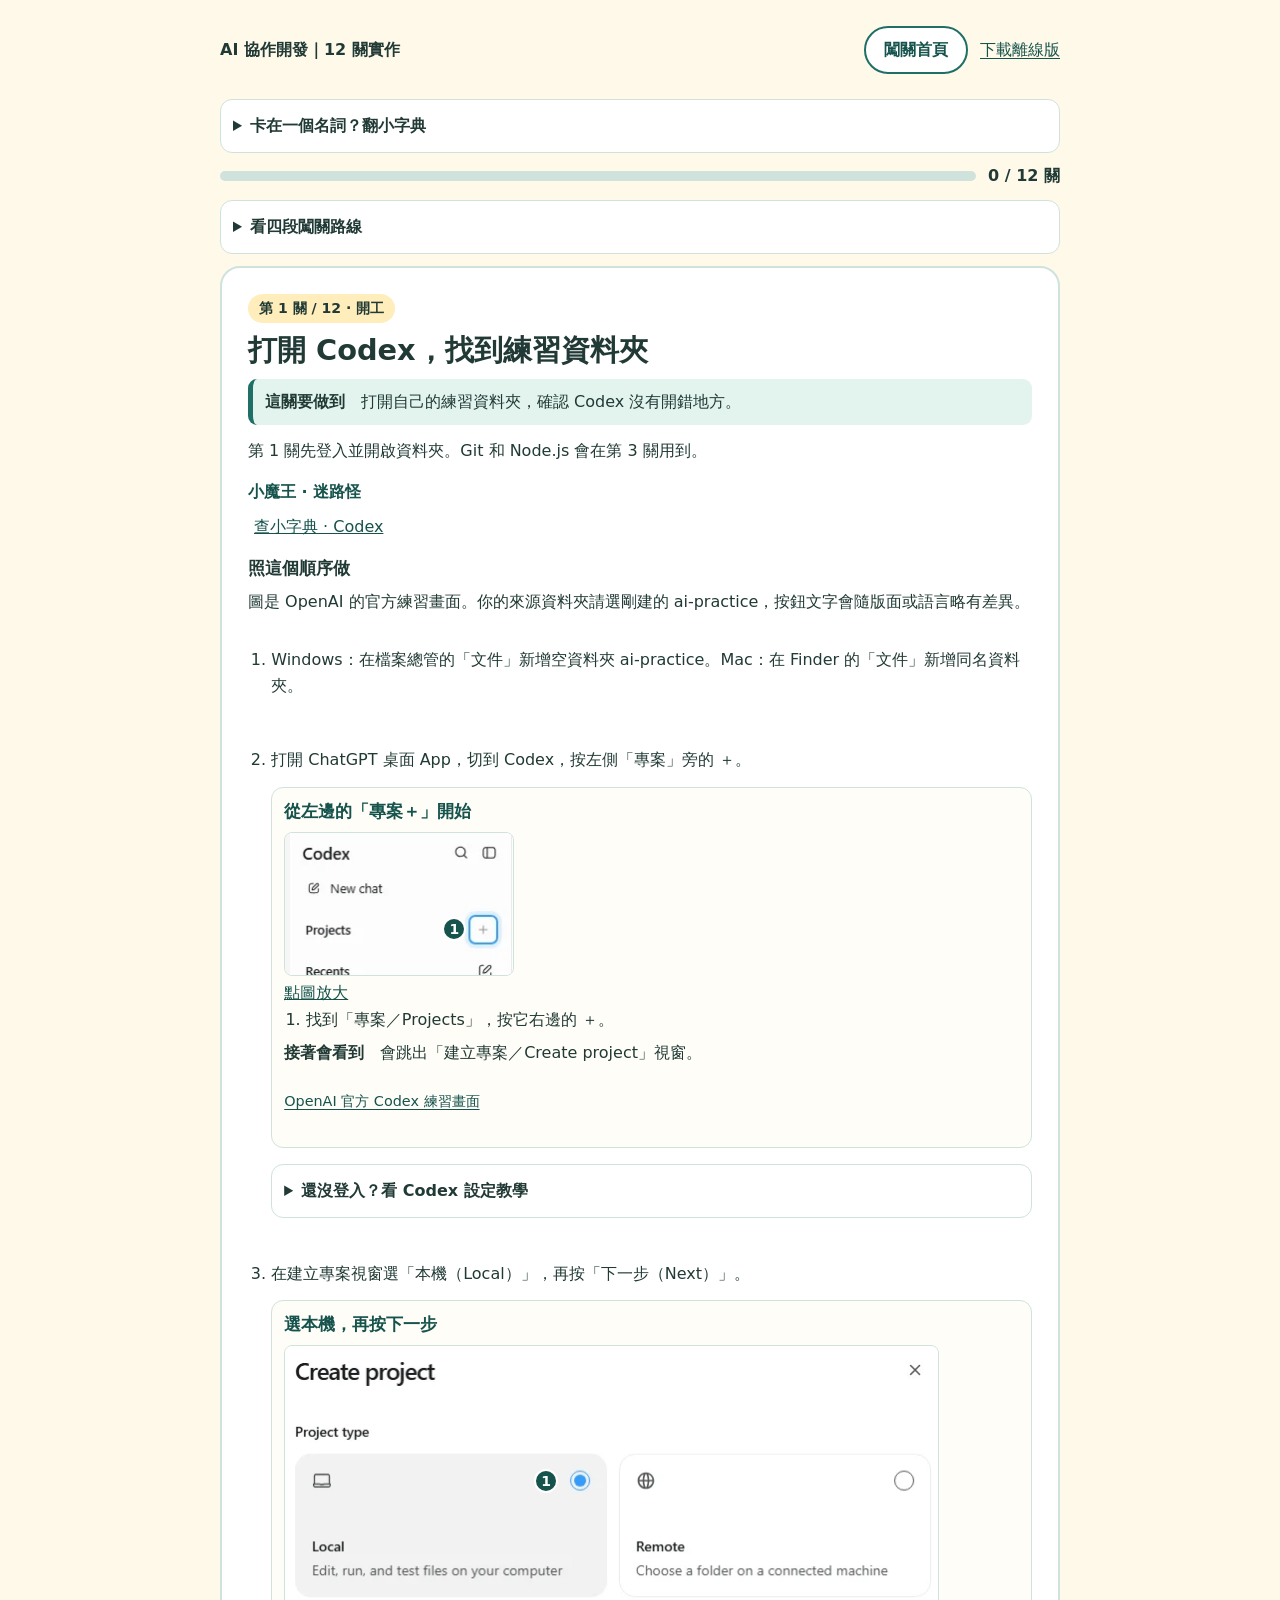
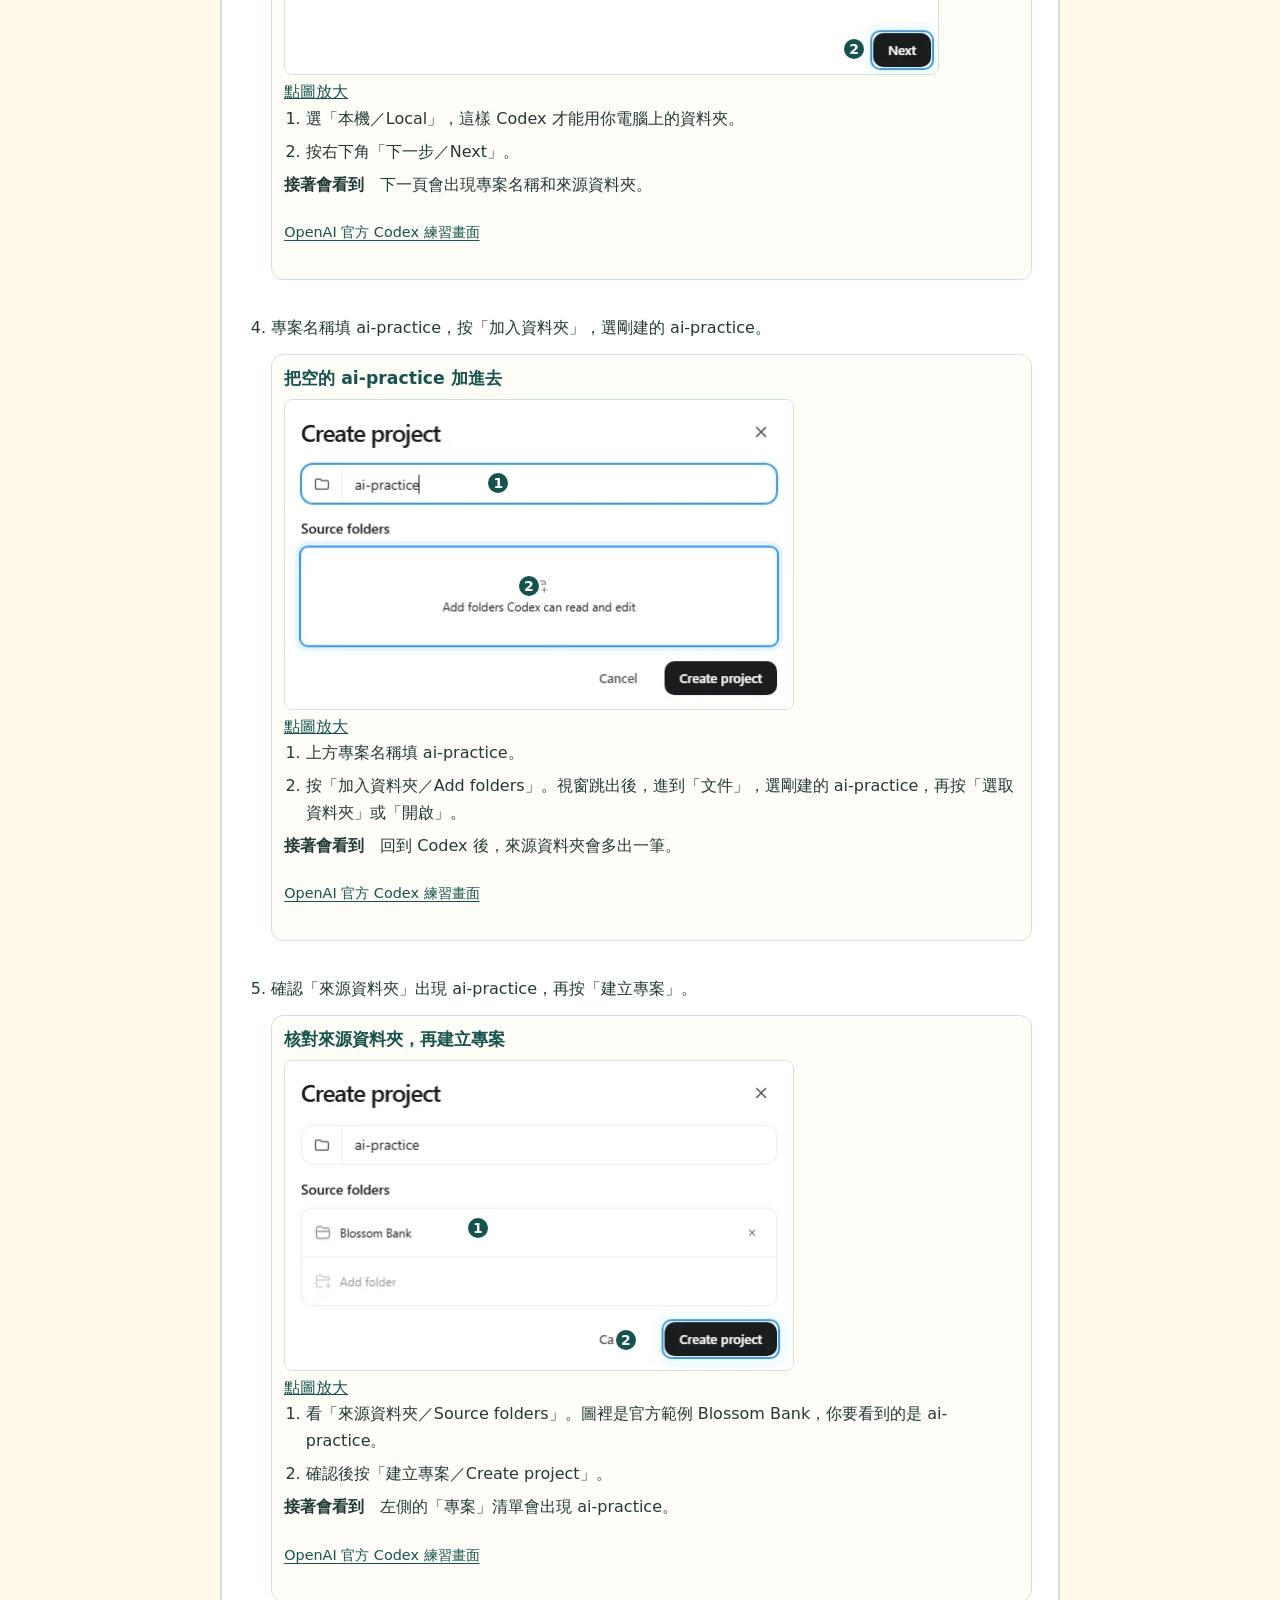
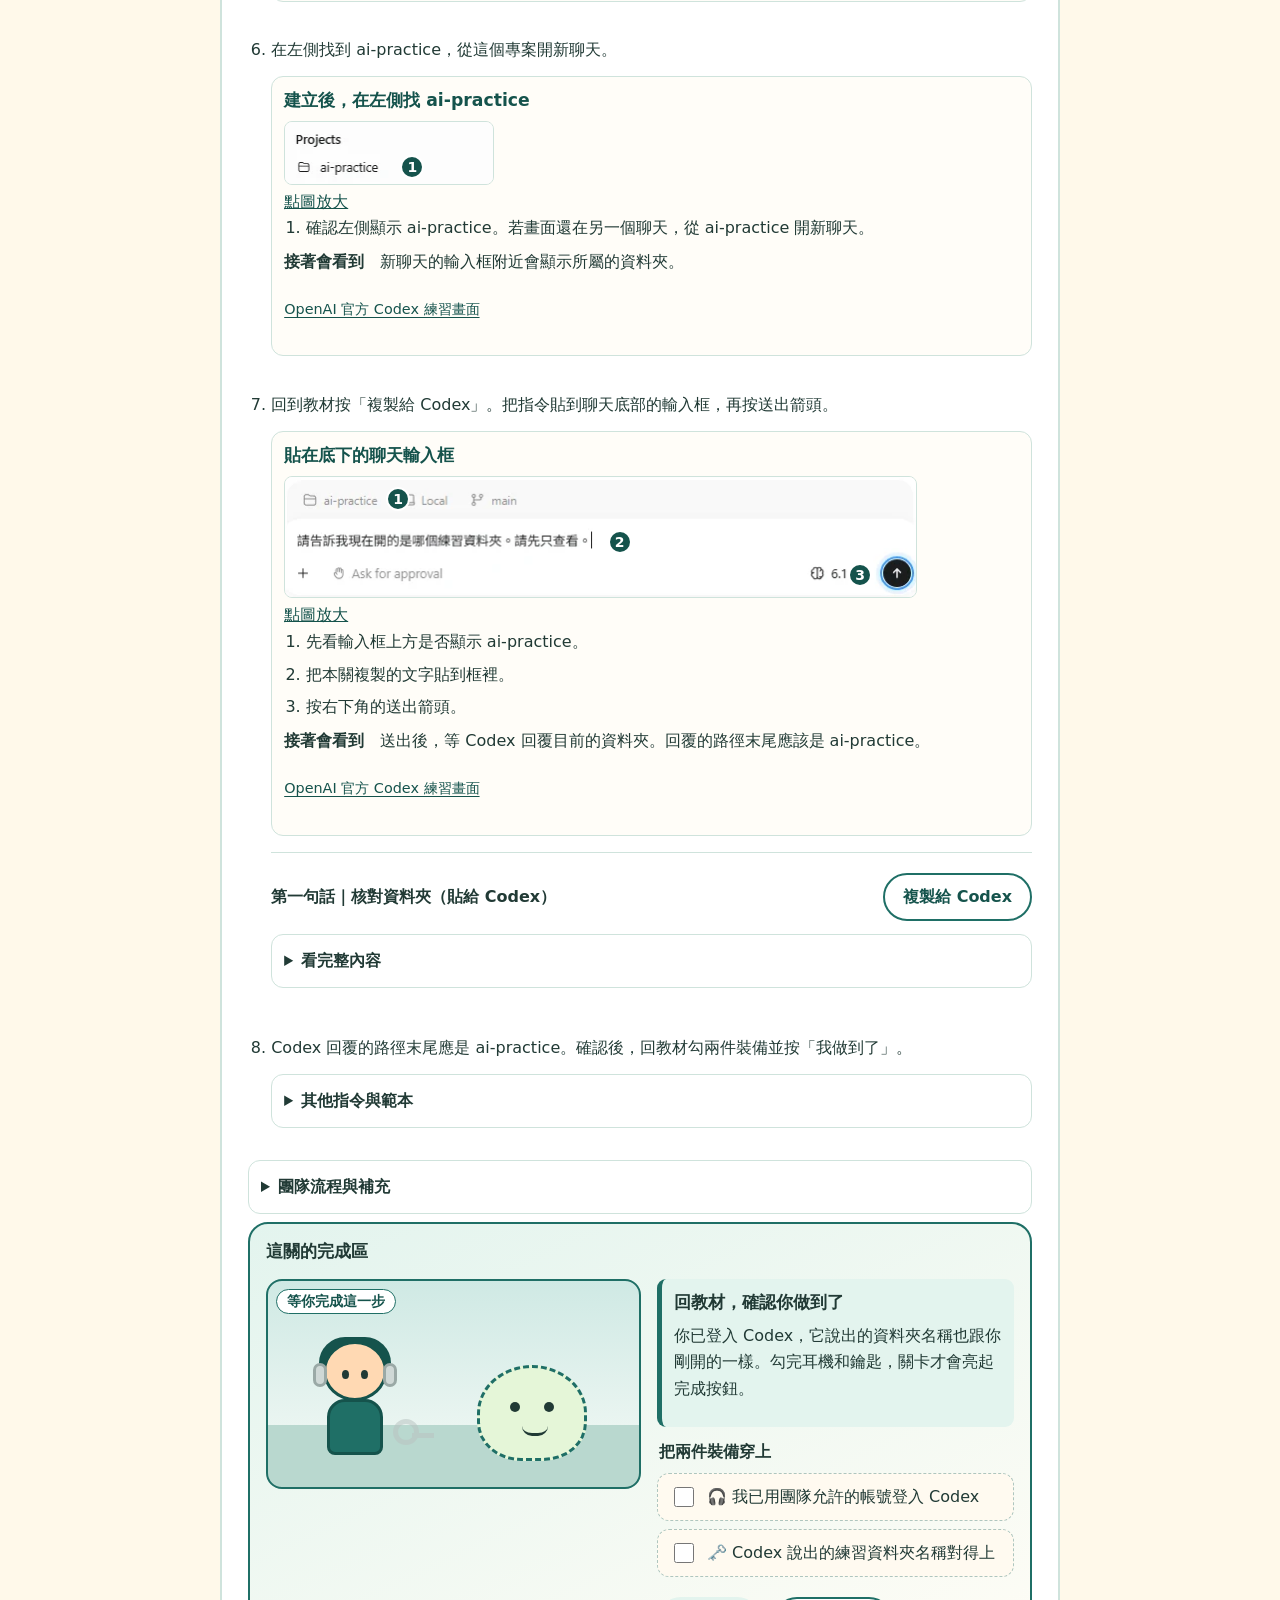
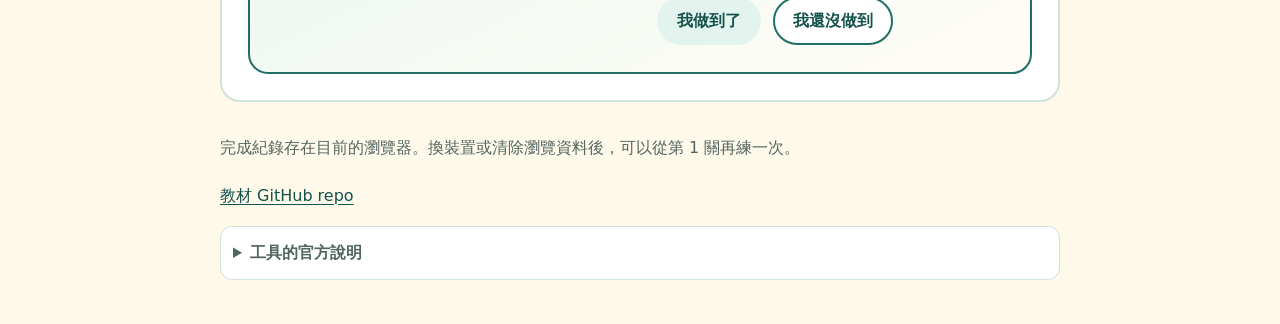
<file: site/issue.html>
<!doctype html><html lang="zh-Hant-TW"><head><meta charset="utf-8"><meta name="viewport" content="width=device-width,initial-scale=1"><title>AI 協作開發｜12 關實作</title><style>
:root {
  --sea:#1f6f66; --sea-dark:#15534c; --yolk:#f4b43a; --cream:#fff9ea;
  --ink:#213a35; --muted:#526660; --line:#cfe3dc; --mint:#e3f4ee;
}
* { box-sizing:border-box }
[hidden] { display:none !important }
body { margin:0; background:var(--cream); color:var(--ink); font:16px/1.65 "Noto Sans TC","Microsoft JhengHei",system-ui,sans-serif }
a { color:var(--sea-dark); text-underline-offset:.2em }
button { font:inherit }
:focus-visible { outline:3px solid #0b4fd1; outline-offset:3px }
.wrap { width:min(100%,880px); margin:auto; padding:16px 20px 36px }
.skip { position:absolute; left:12px; top:-120px }
.skip:focus { top:8px; background:white; z-index:1; padding:8px }
.top { display:flex; justify-content:space-between; align-items:center; flex-wrap:wrap; gap:8px 18px; margin-bottom:14px }
.top a, footer a { display:inline-flex; align-items:center; min-height:44px }
h1,h2,h3,p { overflow-wrap:anywhere }
h1,h2,h3 { line-height:1.3; margin:0 0 .6rem }
h1 { font-size:clamp(1.65rem,5vw,2.45rem) }
h2 { font-size:clamp(1.32rem,4vw,1.8rem) }
h3 { font-size:1.08rem }
p { margin:.45em 0 .8em }
.card { border:2px solid var(--line); border-radius:20px; background:#fff; padding:clamp(15px,3vw,26px); margin:12px 0 }
.welcome { display:grid; grid-template-columns:minmax(0,1fr) auto; gap:12px 20px; align-items:center }
.welcome p { max-width:56ch }
.welcome .sprout { transform:scale(1.25); margin-inline:12px }
.tag { display:inline-block; border-radius:99px; background:#ffedbb; padding:3px 11px; font-size:.88rem; font-weight:700; margin-bottom:.55rem }
.btn { min-height:48px; padding:8px 18px; border:2px solid transparent; border-radius:99px; color:#fff; background:var(--sea); font-weight:700; cursor:pointer }
.btn.alt { color:var(--sea-dark); border-color:var(--sea); background:#fff }
.btn.reward-next { background:var(--yolk); color:var(--ink) }
.btn[disabled] { color:var(--sea-dark); background:var(--mint); cursor:default }
.row { display:flex; flex-wrap:wrap; align-items:center; gap:8px 12px; margin:.65em 0 }
.progress-track { min-width:100px; flex:1; height:10px; border-radius:9px; background:var(--line); overflow:hidden }
.progress-track i { display:block; height:100%; width:0; background:var(--sea) }
details { background:#fff; border:1px solid var(--line); border-radius:12px; padding:4px 12px; margin:8px 0 }
summary { cursor:pointer; font-weight:700; min-height:44px; align-content:center }
.map { list-style:none; padding:0; margin:6px 0 12px; display:grid; grid-template-columns:repeat(4,minmax(0,1fr)); gap:8px }
.map button { width:100%; min-height:60px; border:1px solid var(--line); border-radius:12px; background:#fff; color:var(--ink); padding:6px; cursor:pointer; overflow-wrap:anywhere }
.map button span { display:block; font-weight:700; color:var(--sea-dark) }
.map button[aria-current=true] { border:2px solid var(--sea) }
.map button[aria-disabled=true] { border-style:dashed; color:var(--muted); cursor:not-allowed }
.map button[data-done] { background:var(--mint) }
.route-line { display:flex; flex-wrap:wrap; gap:8px; list-style:none; padding:0; margin:12px 0 }
.route-line li { background:var(--mint); padding:6px 10px; border-radius:9px; overflow-wrap:anywhere }
.lesson-goal { background:var(--mint); border-left:5px solid var(--sea); border-radius:9px; padding:10px 12px }
.lesson-boss { margin:14px 0 0; color:var(--sea-dark) }
.instructions { padding-inline-start:1.35em }
.instructions li + li { margin-block-start:.4em }
.prompt { border-block-start:1px solid var(--line); padding-block-start:10px; margin-block:12px }
.prompt strong { flex:1 1 180px }
.feedback,.recovery { color:var(--sea-dark); overflow-wrap:anywhere }
.recovery { background:#fff2cd; border-radius:10px; padding:10px 12px }
pre { white-space:pre-wrap; overflow-wrap:anywhere; padding:12px; background:#f6f3e9; border-radius:10px; max-height:320px; overflow:auto; font:.92rem/1.65 Consolas,"Microsoft JhengHei",monospace }
.result { background:var(--mint); border-left:5px solid var(--sea); border-radius:9px; padding:12px }
.reward { background:#fff2cd; border:1px solid #e9cb7c; border-radius:14px; padding:12px }
.sprout { position:relative; width:72px; height:76px; flex:none }
.sprout .stem { position:absolute; bottom:6px; left:34px; width:5px; height:42px; background:var(--sea-dark); border-radius:4px }
.sprout .leaf { position:absolute; bottom:38px; width:30px; height:20px; background:var(--sea); border-radius:2px 20px 2px 20px }
.sprout .left { left:7px; transform:scaleX(-1) rotate(-12deg) }
.sprout .right { left:37px; transform:rotate(-12deg) }
.sprout .soil { position:absolute; bottom:0; left:12px; width:48px; height:14px; background:var(--yolk); border-radius:50% 50% 0 0 }
.star { position:absolute; left:27px; top:0; color:#955800; font-size:24px; line-height:1 }
@media (prefers-reduced-motion:no-preference) {
  .celebrate .leaf { animation:grow .7s ease-out both }
  .celebrate .star { animation:jump .8s ease-out both }
  @keyframes grow { from { opacity:0; transform:scale(.1) } }
  @keyframes jump { from { opacity:0; transform:translateY(35px) scale(.2) } }
}
footer { color:var(--muted); padding-top:14px }
.sr { position:absolute; width:1px; height:1px; padding:0; margin:-1px; overflow:hidden; clip-path:inset(50%); white-space:nowrap }
@media (max-width:570px) {
  .wrap { padding-inline:14px }
  .welcome { grid-template-columns:1fr }
  .welcome .sprout { display:none }
  .map { grid-template-columns:repeat(3,minmax(0,1fr)) }
}
@media print {
  body { background:white }
  main article[hidden] { display:block !important }
  .progress,.map-panel,.btn,.skip,.top,footer,.reward,.recovery { display:none !important }
  details:not([open]) > :not(summary) { display:block !important }
  pre { max-height:none; overflow:visible }
}
.milestone { position:relative; border:2px solid #e1b745; background:#fff1bd; isolation:isolate }
.recap { margin:12px 0; padding:12px; background:#fffdf5; border-radius:10px }
.fireworks { position:absolute; inset:0; pointer-events:none; overflow:hidden; z-index:-1 }
.fireworks span { position:absolute; color:#b2730a; top:16px; left:calc(15% + var(--i) * 17%); opacity:0; font-size:28px }
@media (prefers-reduced-motion:no-preference) {
  .completion-scene.celebrate .fireworks span { animation:stage-stars 1.15s ease-out both; animation-delay:calc(var(--i) * 55ms) }
  @keyframes stage-stars {
    0% { opacity:0; transform:translateY(38px) scale(.25) }
    32% { opacity:1; transform:translateY(-12px) scale(1.2) }
    100% { opacity:0; transform:translateY(-32px) scale(.8) }
  }
}

.stage{position:relative;height:210px;background:linear-gradient(#cfe9e4,#eaf5f1 70%,#b9d8cf 70%);border-radius:var(--r);overflow:hidden;border:2px solid var(--sea)}
/* 原創角色：領路人小嚮導 */
.hero-c{position:absolute;left:12%;bottom:26px;width:84px;height:120px}
.hero-c .hd{position:absolute;left:10px;top:0;width:64px;height:60px;background:#ffd9b3;border-radius:50%;border:3px solid var(--sea-d)}
.hero-c .hd::before,.hero-c .hd::after{content:"";position:absolute;top:26px;width:7px;height:9px;background:var(--ink);border-radius:50%}.hero-c .hd::before{left:16px}.hero-c .hd::after{right:16px}
.hero-c .hair{position:absolute;left:6px;top:-4px;width:72px;height:30px;background:var(--sea-d);border-radius:40px 40px 6px 6px}
.hero-c .bd{position:absolute;left:14px;top:58px;width:56px;height:56px;background:var(--sea);border-radius:18px 18px 8px 8px;border:3px solid var(--sea-d)}
.ear{position:absolute;top:22px;width:14px;height:24px;border-radius:7px;background:#cfd8d6;border:3px solid #9aa9a6;transition:.3s}.ear.l{left:0}.ear.r{right:0}
.eq-on .ear{background:var(--egg);border-color:#b17c10}
.keyb{position:absolute;right:-22px;top:78px;width:26px;height:26px;border:5px solid #b9c4c2;border-radius:50%;opacity:.55;transition:.3s}.keyb::after{content:"";position:absolute;left:14px;top:9px;width:22px;height:5px;background:inherit;background:#b9c4c2}
.eq-key .keyb{border-color:var(--egg);opacity:1}.eq-key .keyb::after{background:var(--egg)}
/* 友善小魔王：空白怪 */
.boss{position:absolute;right:14%;bottom:26px;width:110px;height:96px;background:#fff;border:3px dashed var(--sea);border-radius:50% 50% 40% 40%;transition:.4s}
.boss::before,.boss::after{content:"";position:absolute;top:34px;width:10px;height:10px;background:var(--ink);border-radius:50%}.boss::before{left:30px}.boss::after{right:30px}
.boss i{position:absolute;left:42px;top:58px;width:26px;height:10px;border-bottom:3px solid var(--ink);border-radius:0 0 20px 20px}
.boss.beat{transform:scale(.55) translateY(40px);opacity:.25;filter:grayscale(1)}
/* Original character art from the approved Claude Code prototype. */
:root { --sea-d:var(--sea-dark); --egg:var(--yolk); --r:16px }
.welcome { grid-template-columns:minmax(0,1.25fr) minmax(260px,1fr); background:linear-gradient(155deg,var(--mint),#fffdf6) }
.game-scene { margin:12px 0; max-width:560px }
.game-scene .boss { background:var(--monster,#fff) }
.game-scene .crown { position:absolute; top:-17px; left:30px; width:44px; height:24px; background:var(--yolk); clip-path:polygon(0 0,25% 42%,50% 0,75% 42%,100% 0,91% 100%,9% 100%) }
.game-scene .boss { --monster:#fff }
.game-scene .boss.leaf-boss { --monster:#e5f6d8 }
.game-scene .boss.pond-boss { --monster:#d9edf6 }
.game-scene .boss.sun-boss { --monster:#ffeed0 }
.game-scene .boss.crowned { border-style:solid; border-color:#a96812 }
.game-scene:has(.boss.crowned) { background:linear-gradient(#f9ead2,#fff3d6 70%,#ead4a8 70%) }
.gear-checks { border:0; padding:0; margin:12px 0 }
.gear-checks legend { font-weight:800 }
.gear-checks label { display:flex; align-items:center; gap:10px; background:#fffaf0; border:1px dashed #aec6bf; border-radius:12px; padding:9px 12px; margin:8px 0; min-height:48px; cursor:pointer }
.gear-checks label:has(:checked) { background:#fff1bd; border-style:solid; border-color:#b7861d }
.gear-checks input { width:20px; height:20px; flex:none; accent-color:var(--sea) }
.equipment section + section { border-top:1px solid var(--line); padding-top:14px }
.map-chapter { margin-block:10px }
.map-chapter .map { grid-template-columns:repeat(3,minmax(0,1fr)) }
.map button[data-big] { background:#fff3d6 }
.map button[data-big][data-done] { border-color:#92600d }
.milestone .recap h3 { color:var(--sea-dark) }
@media (max-width:570px) {
  .welcome { grid-template-columns:1fr }
  .game-scene.stage { height:145px }
  .game-scene .hero-c { left:10%; bottom:12px; transform:scale(.8); transform-origin:left bottom }
  .game-scene .boss { right:12%; bottom:12px; scale:.8; transform-origin:right bottom }
}
@media (prefers-reduced-motion:reduce) { .game-scene * { transition:none !important } }
@media print { .game-scene,.gear-checks { display:none !important } }
.walkthrough-shot { margin:14px 0; padding:12px 0; border-block-start:1px solid var(--line) }
.walkthrough-shot h3 { margin-block-start:0 }
.shot-frame { position:relative; width:min(100%,var(--shot-width)); line-height:0 }
.shot-frame img { display:block; width:100%; height:auto; border:1px solid var(--line); border-radius:8px }
.shot-point {
  position:absolute; display:grid; place-items:center; width:24px; height:24px; transform:translate(-50%,-50%);
  border:2px solid #fff; border-radius:50%; background:var(--sea-dark); color:#fff; font-weight:800; font-size:14px; line-height:1;
}
.shot-source { color:var(--muted); font-size:.9rem }
.shot-source a { display:inline-flex; align-items:center; min-height:44px }
@media print { .walkthrough-shot { break-inside:avoid } }
.lesson-steps { padding-inline-start:1.45em }
.lesson-steps > li { padding-block:8px; margin-block:12px }
.lesson-steps .walkthrough-shot { margin:9px 0 16px; padding:12px; background:#fffdf8; border:1px solid var(--line); border-radius:12px }
.lesson-steps .walkthrough-shot:last-child { margin-bottom:0 }
.lesson-steps figcaption h3 { color:var(--sea-dark) }
.shot-open { display:block; width:min(100%,var(--shot-width)); max-width:100%; min-height:44px; padding:0; border:0; background:none; color:var(--sea-dark); text-align:start; cursor:zoom-in }
.shot-open .shot-frame { display:block; width:100% }
.shot-open-label { display:inline-block; text-decoration:underline; margin-top:4px }
.shot-viewer { width:min(96vw,1040px); max-width:96vw; max-height:94vh; max-height:94dvh; padding:14px; border:1px solid var(--line); border-radius:15px; background:#fcfbf7; color:var(--ink) }
.shot-viewer::backdrop { background:#18302bd9 }
.shot-viewer-header { display:flex; align-items:center; justify-content:space-between; gap:8px 12px }
.shot-viewer-header h2 { font-size:1.15rem; margin:0 }
.shot-viewer-header form { flex:none }
.shot-viewer-canvas { overflow:auto; max-height:73vh; max-height:73dvh }
.shot-viewer-canvas .shot-frame { display:block; width:max(100%,var(--shot-width)); max-width:none }
.shot-viewer-hint { margin:7px 0 0; color:var(--muted) }
@media print { .shot-viewer,.shot-open-label { display:none !important } }
.copy-guide { margin:8px 0 12px; padding:10px 12px 10px 32px; background:#e8f4ef; border-radius:10px }
.copy-guide li + li { margin-top:7px }
.copy-guide strong,.copy-guide span { display:block }
.copy-guide strong { color:var(--sea-dark) }
.copy-guide span { overflow-wrap:anywhere }

.lesson-completion {
  display:grid; gap:10px; scroll-margin-top:8px;
  border:2px solid var(--sea); border-radius:20px; padding:10px;
  background:linear-gradient(155deg,var(--mint),#fffdf6);
}
.lesson-completion > h3 { margin:0 }
.completion-panel { min-width:0 }
.completion-scene.game-scene { width:100%; max-width:none; margin:0 }
.completion-scene .stage-badge {
  position:absolute; top:8px; left:8px; z-index:2; padding:2px 10px;
  border:1px solid var(--sea); border-radius:99px; background:#fff; color:var(--sea-dark);
  font-size:.85rem; font-weight:700; line-height:1.4;
}
.completion-scene .scene-reward { position:absolute; right:16%; bottom:12px; visibility:hidden }
.completion-scene.is-complete .scene-reward { visibility:visible }
.completion-scene .boss.beat { opacity:0; visibility:hidden; transition:transform .45s,opacity .45s,visibility 0s .45s }
.completion-scene:not(.celebrate) .boss { transition:none }
.completion-scene.is-complete .hero-c .bd { background:#2a8a7e; box-shadow:0 0 0 4px #fff1bd }
.completion-scene .fireworks { z-index:1 }
.lesson-completion .recap { margin:0; border:1px solid #e9cb7c }
@media (max-width:699px) { .completion-scene.game-scene.stage { height:145px } }
@media (min-width:700px) {
  .lesson-completion { grid-template-columns:minmax(0,1.05fr) minmax(0,1fr); padding:16px; gap:16px }
  .lesson-completion > h3,.lesson-completion .recap { grid-column:1/-1 }
  .completion-scene .scene-reward { bottom:26px }
}
@media print { .lesson-completion { display:block; border:0 } }
.glossary input { width:100%; min-height:44px; padding:8px 10px; font:inherit; border:1px solid #526660; border-radius:8px }
.glossary label { display:block; font-weight:700 }
.glossary dl { margin:6px 0 }
.glossary [data-term] { border-block-start:1px solid #cfe3dc; padding:10px 0 }
.glossary dt { font-weight:800; color:#15534c }
.glossary dd { margin:4px 0 0; overflow-wrap:anywhere }
.glossary [hidden] { display:none !important }
.term-link { margin:0 0 8px; min-height:44px; border:0; background:transparent; color:#15534c; text-decoration:underline; font:inherit; cursor:pointer }
</style></head><body data-entry="issue"><a class="skip" href="#main">跳到課程內容</a><div class="wrap"><header class="top"><strong>AI 協作開發｜12 關實作</strong><div class="row"><button class="btn alt" type="button" id="back-home">闖關首頁</button><a href="handbook.html" download>下載離線版</a></div></header><main id="main" tabindex="-1"><section class="card welcome" id="welcome"><div><h1 tabindex="-1">做一個你想用的功能</h1><p>想讓搜尋更好用，或加一個常用的按鈕？跟著這 12 關，把點子說給 AI 聽，做出一個可以親手試的小版本。</p><ol class="route-line"><li>說清楚想改什麼</li><li>用 AI 做出一小版</li><li>親手測試</li><li>交給團隊審查</li></ol><p>用電腦開啟 Codex，就可以先從空資料夾練習。最後帶上你自己的點子，和 Kevin 及隊友一起看怎麼加進團隊系統。</p><button type="button" class="btn" id="start">開始第 1 關</button></div><div class="stage game-scene" aria-hidden="true"><div class="hero-c"><div class="hair"></div><div class="hd"></div><div class="bd"></div><span class="ear l"></span><span class="ear r"></span><span class="keyb"></span></div><div class="boss pond-boss crowned"><i></i><span class="crown"></span></div></div></section><details class="glossary" id="glossary"><summary>卡在一個名詞？翻小字典</summary><p>想到哪個就查哪個。可以打中文，也可以直接貼上看到的英文字。</p><label>查名詞 <input type="search" placeholder="例如 PR、分支、Node.js"></label><button type="button" class="term-link" data-glossary-return hidden>回到剛才的關卡</button><p role="status" data-glossary-status></p><dl><div data-term><dt>AI 助手（Codex／Claude）</dt><dd>可以先把 AI 當成一位搭檔。Codex 可以照你的要求讀程式、試改和跑測試。Claude 可以先畫給你看，也能幫忙找漏掉的地方。<br><strong>舉個例子：</strong>你說「搜尋前後有空白也要找得到」，再親手確認結果。</dd></div><div data-term><dt>專案（Project）</dt><dd>做一個工具需要的程式、資料和說明，放在同一個地方。<br><strong>舉個例子：</strong>第 1 關你自己建的 ai-practice，就是放這次練習檔案的地方。</dd></div><div data-term><dt>Node.js／LTS</dt><dd>這門課要用 Node.js 在你的電腦上跑搜尋練習和檢查。裝好後，Codex 才能幫你跑這份練習的測試，告訴你改完有沒有修好。純聊天、寫工單或看教材時，還用不到它。<br><strong>舉個例子：</strong>搜尋「入門」前後多了空白，本來找不到課程。修好後，請 Codex 用 Node.js 再跑一次，看同一筆輸入能不能找到「程式入門」。下載頁的 LTS 是長期支援版。團隊專案有指定版本時，就照專案說明安裝。</dd></div><div data-term><dt>終端機（Terminal／PowerShell）</dt><dd>可以用打字叫電腦做事的視窗。Windows 的 PowerShell 就是其中一種。<br><strong>舉個例子：</strong>輸入 node --version，是請電腦告訴你裝了哪個版本。</dd></div><div data-term><dt>Git／GitHub</dt><dd>Git 幫你記錄程式改了哪裡。GitHub 是團隊放程式、討論改動和請人審查的網站。<br><strong>舉個例子：</strong>在自己電腦存一筆 Git 紀錄。等對方確認可以送出，再放到 GitHub。</dd></div><div data-term><dt>程式庫（Repository／Repo）</dt><dd>一個專案的檔案和修改紀錄放在一起的地方。<br><strong>舉個例子：</strong>Kevin 傳來的 GitHub 練習專案連結，通常會帶你到 repo。</dd></div><div data-term><dt>工單（Issue）</dt><dd>一張寫清楚想改什麼、怎麼重現和怎樣算做好的工作單。<br><strong>舉個例子：</strong>「貼上前後有空白的『入門』也要找到課程」比「搜尋怪怪的」好懂。</dd></div><div data-term><dt>分支（Branch／main）</dt><dd>分支是從某一版開出來的工作線。團隊常把主要版本叫 main。<br><strong>舉個例子：</strong>把搜尋修改放在這張工單的分支上，團隊可以先看過。</dd></div><div data-term><dt>存一版（Commit）</dt><dd>把這次挑好的改動存成一筆版本紀錄，順便寫一句改了什麼。<br><strong>舉個例子：</strong>例如「讓搜尋忽略前後空白」。之後能找到這次改過哪些檔案。</dd></div><div data-term><dt>送到 GitHub（Push）</dt><dd>把你電腦上的版本紀錄送到 GitHub，讓隊友也看得到。<br><strong>舉個例子：</strong>先確認要送到哪個專案和分支，再依團隊授權送出。</dd></div><div data-term><dt>審查頁（Pull Request／PR／Draft PR）</dt><dd>PR 是給隊友看這批改動的頁面。Draft PR 還在準備中。<br><strong>舉個例子：</strong>你可以放工單、測試結果和畫面，請 IT 幫忙看空查詢的結果。</dd></div><div data-term><dt>合併／部署（Merge／Deploy）</dt><dd>合併是把通過審查的改動接回團隊的版本。部署是把某個版本送到大家實際使用的環境。<br><strong>舉個例子：</strong>團隊把修改合進主版本後，會依流程決定何時讓使用者用到。</dd></div><div data-term><dt>測試／自動檢查（Test／CI）</dt><dd>測試是照一個方法確認結果。CI 可以在 GitHub 自動跑團隊設定的檢查。<br><strong>舉個例子：</strong>先用同一個輸入試兩次。一開始找不到課程，修完後找得到。</dd></div><div data-term><dt>重現／驗收</dt><dd>重現是照相同步驟再看一次問題。驗收是依約好的結果親手試，確認這次做對了。<br><strong>舉個例子：</strong>一開始先搜帶空白的『入門』，修完後再用同一個輸入檢查。</dd></div><div data-term><dt>README</dt><dd>專案附的使用說明，通常會寫怎麼開起來、怎麼試。<br><strong>舉個例子：</strong>關掉練習工具，再照 README 自己打開一次。</dd></div><div data-term><dt>AI 分工（Agent）</dt><dd>把不同工作分給不同的 AI，說清楚各自要看什麼、交什麼、何時停。<br><strong>舉個例子：</strong>Codex 改檔，Claude 只看差異、找漏測的地方，最後由你確認。</dd></div></dl></details><div class="row progress"><div class="progress-track" id="progress" role="progressbar" aria-label="完成關卡數" aria-valuemin="0" aria-valuemax="12" aria-valuenow="0"><i></i></div><b id="count"></b></div><details class="map-panel"><summary>看四段闖關路線</summary><section class="map-chapter"><h3>第一段｜讓 AI 聽懂你</h3><ol class="map"><li><button type="button" data-level="0"><span>1 關</span>打開 Codex，找到練習資料夾</button></li><li><button type="button" data-level="1"><span>2 關</span>把工作方式告訴 Codex</button></li><li><button type="button" data-level="2" data-big><span>3 關 · 大魔王</span>先看一次搜尋為什麼失敗</button></li></ol></section><section class="map-chapter"><h3>第二段｜修好第一個問題</h3><ol class="map"><li><button type="button" data-level="3"><span>4 關</span>寫一張隊友看得懂的工單</button></li><li><button type="button" data-level="4"><span>5 關</span>開一個分支，放心試改</button></li><li><button type="button" data-level="5" data-big><span>6 關 · 大魔王</span>只改一處，看搜尋結果回來</button></li></ol></section><section class="map-chapter"><h3>第三段｜把修改交給隊友</h3><ol class="map"><li><button type="button" data-level="6"><span>7 關</span>自己試一次，再把這一版存好</button></li><li><button type="button" data-level="7"><span>8 關</span>開一張審查草稿</button></li><li><button type="button" data-level="8" data-big><span>9 關 · 大魔王</span>請 IT 幫忙看一個重點</button></li></ol></section><section class="map-chapter"><h3>第四段｜做出自己的小功能</h3><ol class="map"><li><button type="button" data-level="9"><span>10 關</span>先量一次，再決定值不值得改</button></li><li><button type="button" data-level="10"><span>11 關</span>從空資料夾做出一個小工具</button></li><li><button type="button" data-level="11" data-big><span>12 關 · 大魔王</span>把自己的點子加進剛做的工具</button></li></ol></section></details><article class="card" id="setup" data-lesson hidden><span class="tag">第 1 關 / 12 · 開工</span><h2 tabindex="-1">打開 Codex，找到練習資料夾</h2><p class="lesson-goal"><strong>這關要做到</strong>　打開自己的練習資料夾，確認 Codex 沒有開錯地方。</p><p>第 1 關先登入並開啟資料夾。Git 和 Node.js 會在第 3 關用到。</p><p class="lesson-boss"><strong>小魔王 · 迷路怪</strong></p><button type="button" class="term-link" data-glossary-open="Codex">查小字典 · Codex</button><section class="walkthrough"><h3>照這個順序做</h3><p>圖是 OpenAI 的官方練習畫面。你的來源資料夾請選剛建的 ai-practice，按鈕文字會隨版面或語言略有差異。</p><ol class="lesson-steps"><li><p>Windows：在檔案總管的「文件」新增空資料夾 ai-practice。Mac：在 Finder 的「文件」新增同名資料夾。</p></li><li><p>打開 ChatGPT 桌面 App，切到 Codex，按左側「專案」旁的 ＋。</p><figure class="walkthrough-shot"><figcaption><h3>從左邊的「專案＋」開始</h3></figcaption><button type="button" class="shot-open" data-shot-open style="--shot-width:230px" aria-label="放大：從左邊的「專案＋」開始"><span class="shot-frame" style="--shot-width:230px"><img src="./screenshots/codex-project-plus.webp" width="230" height="144" loading="lazy" decoding="async" alt="官方練習畫面的 Codex 側欄，Projects 右邊有一個＋。"><span aria-hidden="true"><span class="shot-point" style="left:74%;top:67%">1</span></span></span><span class="shot-open-label" aria-hidden="true">點圖放大</span></button><ol class="instructions"><li>找到「專案／Projects」，按它右邊的 ＋。</li></ol><p><strong>接著會看到</strong>　會跳出「建立專案／Create project」視窗。</p><p class="shot-source"><a href="https://learn.chatgpt.com/training/codex-lab/index.html?step=project">OpenAI 官方 Codex 練習畫面</a></p></figure><details class="equipment"><summary>還沒登入？看 Codex 設定教學</summary><section><h3>Codex 耳機｜先登入，再打開資料夾</h3><p><strong>為什麼要準備？</strong> 讓 Codex 在正確的地方陪你試。先確認開的是練習資料夾，之後才請它看程式或動手改。</p><p><strong>哪一關會用到？</strong> 第 1 關，第一次打開練習資料夾。</p><ol class="instructions"><li>打開 Codex 桌面 App，用團隊允許的帳號登入。</li><li>切到 Codex，Windows 按 Ctrl + O，Mac 按 Command + O，再選「文件」裡的 ai-practice。</li></ol><p><strong>怎麼知道準備好了？</strong> 你已登入可使用的帳號，Codex 說的資料夾名稱也跟你剛開的一樣。</p><p><a href="https://learn.chatgpt.com/docs/app">桌面 App 官方說明</a></p><p>可以用已登入的 Codex 請它協助。如果目前還登入不了，先從下方官方說明開始，或請 Kevin 帶你開起來。</p><div class="prompt"><div class="row"><strong>請 Codex 帶我準備 Codex（貼給 Codex）</strong><button type="button" class="btn alt" data-copy>複製給 Codex</button></div><p class="feedback" role="status"></p><ol class="copy-guide" hidden><li><strong>貼到這裡</strong><span>如果已經能用 Codex，貼到現在的聊天輸入框。還無法登入時，先照這張裝備卡的官方說明。</span></li><li><strong>看到這個結果</strong><span>你已登入，Codex 能說出你剛建的 ai-practice 資料夾。</span></li><li><strong>回教材接著做</strong><span>回第一關底部勾選兩件裝備，再按「我做到了」。</span></li></ol><details><summary>看完整內容</summary><pre tabindex="0">請一次一步帶我確認 Codex 已登入可使用的帳號，且開的是我剛建立的空資料夾 ai-practice。每一步先說我要按哪裡、會看到什麼，等我回覆再繼續。登入由我自己在官方畫面操作。如果我還打不開 Codex，請指引我看官方桌面 App 說明，或請 Kevin 協助。</pre></details></div></section></details></li><li><p>在建立專案視窗選「本機（Local）」，再按「下一步（Next）」。</p><figure class="walkthrough-shot"><figcaption><h3>選本機，再按下一步</h3></figcaption><button type="button" class="shot-open" data-shot-open style="--shot-width:655px" aria-label="放大：選本機，再按下一步"><span class="shot-frame" style="--shot-width:655px"><img src="./screenshots/codex-project-local.webp" width="655" height="329" loading="lazy" decoding="async" alt="建立專案視窗，Local 已選取，右下角有 Next。"><span aria-hidden="true"><span class="shot-point" style="left:40%;top:41%">1</span><span class="shot-point" style="left:87%;top:92%">2</span></span></span><span class="shot-open-label" aria-hidden="true">點圖放大</span></button><ol class="instructions"><li>選「本機／Local」，這樣 Codex 才能用你電腦上的資料夾。</li><li>按右下角「下一步／Next」。</li></ol><p><strong>接著會看到</strong>　下一頁會出現專案名稱和來源資料夾。</p><p class="shot-source"><a href="https://learn.chatgpt.com/training/codex-lab/index.html?step=project">OpenAI 官方 Codex 練習畫面</a></p></figure></li><li><p>專案名稱填 ai-practice，按「加入資料夾」，選剛建的 ai-practice。</p><figure class="walkthrough-shot"><figcaption><h3>把空的 ai-practice 加進去</h3></figcaption><button type="button" class="shot-open" data-shot-open style="--shot-width:510px" aria-label="放大：把空的 ai-practice 加進去"><span class="shot-frame" style="--shot-width:510px"><img src="./screenshots/codex-project-add-folder.webp" width="510" height="310" loading="lazy" decoding="async" alt="建立專案表單，名稱是 ai-practice，下方有加入來源資料夾的區域。"><span aria-hidden="true"><span class="shot-point" style="left:42%;top:27%">1</span><span class="shot-point" style="left:48%;top:60%">2</span></span></span><span class="shot-open-label" aria-hidden="true">點圖放大</span></button><ol class="instructions"><li>上方專案名稱填 ai-practice。</li><li>按「加入資料夾／Add folders」。視窗跳出後，進到「文件」，選剛建的 ai-practice，再按「選取資料夾」或「開啟」。</li></ol><p><strong>接著會看到</strong>　回到 Codex 後，來源資料夾會多出一筆。</p><p class="shot-source"><a href="https://learn.chatgpt.com/training/codex-lab/index.html?step=project">OpenAI 官方 Codex 練習畫面</a></p></figure></li><li><p>確認「來源資料夾」出現 ai-practice，再按「建立專案」。</p><figure class="walkthrough-shot"><figcaption><h3>核對來源資料夾，再建立專案</h3></figcaption><button type="button" class="shot-open" data-shot-open style="--shot-width:510px" aria-label="放大：核對來源資料夾，再建立專案"><span class="shot-frame" style="--shot-width:510px"><img src="./screenshots/codex-project-source.webp" width="510" height="310" loading="lazy" decoding="async" alt="來源資料夾清單有官方練習使用的 Blossom Bank，右下角是 Create project。"><span aria-hidden="true"><span class="shot-point" style="left:38%;top:54%">1</span><span class="shot-point" style="left:67%;top:90%">2</span></span></span><span class="shot-open-label" aria-hidden="true">點圖放大</span></button><ol class="instructions"><li>看「來源資料夾／Source folders」。圖裡是官方範例 Blossom Bank，你要看到的是 ai-practice。</li><li>確認後按「建立專案／Create project」。</li></ol><p><strong>接著會看到</strong>　左側的「專案」清單會出現 ai-practice。</p><p class="shot-source"><a href="https://learn.chatgpt.com/training/codex-lab/index.html?step=project">OpenAI 官方 Codex 練習畫面</a></p></figure></li><li><p>在左側找到 ai-practice，從這個專案開新聊天。</p><figure class="walkthrough-shot"><figcaption><h3>建立後，在左側找 ai-practice</h3></figcaption><button type="button" class="shot-open" data-shot-open style="--shot-width:210px" aria-label="放大：建立後，在左側找 ai-practice"><span class="shot-frame" style="--shot-width:210px"><img src="./screenshots/codex-project-sidebar.webp" width="210" height="62" loading="lazy" decoding="async" alt="Codex 的 Projects 底下顯示新建的 ai-practice 專案。"><span aria-hidden="true"><span class="shot-point" style="left:61%;top:72%">1</span></span></span><span class="shot-open-label" aria-hidden="true">點圖放大</span></button><ol class="instructions"><li>確認左側顯示 ai-practice。若畫面還在另一個聊天，從 ai-practice 開新聊天。</li></ol><p><strong>接著會看到</strong>　新聊天的輸入框附近會顯示所屬的資料夾。</p><p class="shot-source"><a href="https://learn.chatgpt.com/training/codex-lab/index.html?step=project">OpenAI 官方 Codex 練習畫面</a></p></figure></li><li><p>回到教材按「複製給 Codex」。把指令貼到聊天底部的輸入框，再按送出箭頭。</p><figure class="walkthrough-shot"><figcaption><h3>貼在底下的聊天輸入框</h3></figcaption><button type="button" class="shot-open" data-shot-open style="--shot-width:633px" aria-label="放大：貼在底下的聊天輸入框"><span class="shot-frame" style="--shot-width:633px"><img src="./screenshots/codex-chat-paste.webp" width="633" height="121" loading="lazy" decoding="async" alt="聊天輸入框上方顯示 ai-practice 和 Local，裡面已貼入一句檢查資料夾的訊息，右下有送出箭頭。"><span aria-hidden="true"><span class="shot-point" style="left:18%;top:19%">1</span><span class="shot-point" style="left:53%;top:54%">2</span><span class="shot-point" style="left:91%;top:81%">3</span></span></span><span class="shot-open-label" aria-hidden="true">點圖放大</span></button><ol class="instructions"><li>先看輸入框上方是否顯示 ai-practice。</li><li>把本關複製的文字貼到框裡。</li><li>按右下角的送出箭頭。</li></ol><p><strong>接著會看到</strong>　送出後，等 Codex 回覆目前的資料夾。回覆的路徑末尾應該是 ai-practice。</p><p class="shot-source"><a href="https://learn.chatgpt.com/training/codex-lab/index.html?step=project">OpenAI 官方 Codex 練習畫面</a></p></figure><div class="prompt"><div class="row"><strong>第一句話｜核對資料夾（貼給 Codex）</strong><button type="button" class="btn alt" data-copy>複製給 Codex</button></div><p class="feedback" role="status"></p><ol class="copy-guide" hidden><li><strong>貼到這裡</strong><span>在 Codex 左側的 ai-practice 專案開新聊天，貼到聊天底部的輸入框。</span></li><li><strong>看到這個結果</strong><span>Codex 說的完整路徑，最後一段是 ai-practice。</span></li><li><strong>回教材接著做</strong><span>回第一關底部，勾選耳機和鑰匙，再按「我做到了」。</span></li></ol><details><summary>看完整內容</summary><pre tabindex="0">我在做第 1 關。請只看我現在打開的本機工作資料夾，回覆完整路徑和最後一段的名稱，讓我確認是不是剛開的 ai-practice。若沒有開啟資料夾，請一次教我一步，帶我在 Codex 選擇剛才空的練習資料夾。這一關先不要建立或修改任何檔案。</pre></details></div></li><li><p>Codex 回覆的路徑末尾應是 ai-practice。確認後，回教材勾兩件裝備並按「我做到了」。</p><details><summary>其他指令與範本</summary><div class="prompt"><div class="row"><strong>檢查練習工具（貼給 Codex）</strong><button type="button" class="btn alt" data-copy>複製給 Codex</button></div><p class="feedback" role="status"></p><ol class="copy-guide" hidden><li><strong>貼到這裡</strong><span>ai-practice 專案裡，前面練習的同一個 Codex 聊天。</span></li><li><strong>看到這個結果</strong><span>Codex 回報 Git 和 Node.js 的版本，或告訴你缺哪一個。</span></li><li><strong>回教材接著做</strong><span>缺工具先展開「看準備與安裝教學」。第 1 關核對好資料夾後，就可以勾裝備過關。</span></li></ol><details><summary>看完整內容</summary><pre tabindex="0">請檢查這台電腦的 Git 和 Node.js 能不能用，回報兩個版本號。缺少時告訴我該請誰協助，先不要自行安裝或修改任何設定。</pre></details></div><div class="prompt"><div class="row"><strong>團隊設定卡（給 Kevin 填寫）</strong><button type="button" class="btn alt" data-copy>複製範本</button></div><p class="feedback" role="status"></p><details><summary>看完整內容</summary><pre tabindex="0">第 1–10 關的空資料夾（預設 ai-practice）：
第 11–12 關的空資料夾（預設 my-first-tool）：
GitHub 送審練習的連結（選做）：
遇到問題可以問誰：
正式專案／預設分支：
啟動與檢查方式：
預覽由誰確認：
GitHub 審查人／IT 通知對象及管道：
什麼時候通知 IT：
誰可以合併或部署：
Claude 可使用的資料範圍與共用產品體驗標準位置：</pre></details></div></details></li></ol></section><details><summary>團隊流程與補充</summary><p>設定卡先填前三行就能開始第一堂，其餘欄位在接正式任務前補齊；IT 窗口、通知管道與時機一律以這張卡為準。Git 用來記錄修改，Node.js 用來跑本課程的小測試，版本依專案 README。Git 提交身分使用團隊認可的姓名與電郵。只有需要讓 Codex 從終端操作 GitHub 時才加裝 GitHub CLI，並以官方登入流程登入後核對帳號。Claude Code 等做到複核或設計時，再依團隊允許的帳號、方案與資料範圍安裝。憑證依團隊方式設定，練習一律使用假資料。</p></details><section class="lesson-completion" tabindex="-1" aria-labelledby="completion-setup"><h3 id="completion-setup">這關的完成區</h3><div class="stage game-scene completion-scene" aria-hidden="true"><span class="stage-badge">等你完成這一步</span><div class="hero-c"><div class="hair"></div><div class="hd"></div><div class="bd"></div><span class="ear l"></span><span class="ear r"></span><span class="keyb"></span></div><div class="boss leaf-boss"><i></i></div><div class="scene-reward"><div class="sprout" aria-hidden="true"><i class="stem"></i><i class="leaf left"></i><i class="leaf right"></i><i class="soil"></i></div></div></div><div class="completion-panel"><div class="completion-check"><div class="result"><h3>回教材，確認你做到了</h3><p>你已登入 Codex，它說出的資料夾名稱也跟你剛開的一樣。勾完耳機和鑰匙，關卡才會亮起完成按鈕。</p></div><fieldset class="gear-checks"><legend>把兩件裝備穿上</legend><label><input type="checkbox" data-self-check data-gear="ear">🎧 我已用團隊允許的帳號登入 Codex</label><label><input type="checkbox" data-self-check data-gear="key">🗝️ Codex 說出的練習資料夾名稱對得上</label></fieldset><div class="row"><button type="button" class="btn" data-action="complete">我做到了</button><button type="button" class="btn alt" data-action="help">我還沒做到</button></div><p class="recovery" hidden>找不到「專案＋」？先確認目前是桌面 App 的 Codex 模式。Windows 可以按 Ctrl + O，Mac 按 Command + O，直接選「文件」下的 ai-practice。若結果不對，回到第 1 關第 5 步，核對來源資料夾。</p></div><div class="reward" hidden><h3>你練會了這一步</h3><p>你會確認 Codex 開對了資料夾。</p><button type="button" class="btn reward-next" data-action="next">前往第 2 關</button></div></div></section></article><article class="card" id="codex-standing-prompt" data-lesson hidden><span class="tag">第 2 關 / 12 · 開工</span><h2 tabindex="-1">把工作方式告訴 Codex</h2><p class="lesson-goal"><strong>這關要做到</strong>　讓 Codex 看完現況，等你交代任務再動手。</p><p>延續剛才在 ai-practice 開的聊天。後面的搜尋練習會繼續用這個聊天。</p><p class="lesson-boss"><strong>小魔王 · 搶快怪</strong></p><button type="button" class="term-link" data-glossary-open="AI 助手">查小字典 · AI 助手</button><section class="walkthrough"><h3>照這個順序做</h3><p>用第 1 關同一個聊天。圖片裡是第一關的文字，這次貼第二關的指令。</p><ol class="lesson-steps"><li><p>確認目前開的是練習資料夾。</p></li><li><p>把整段工作指令貼上。</p><figure class="walkthrough-shot"><figcaption><h3>貼在底下的聊天輸入框</h3></figcaption><button type="button" class="shot-open" data-shot-open style="--shot-width:633px" aria-label="放大：貼在底下的聊天輸入框"><span class="shot-frame" style="--shot-width:633px"><img src="./screenshots/codex-chat-paste.webp" width="633" height="121" loading="lazy" decoding="async" alt="聊天輸入框上方顯示 ai-practice 和 Local，裡面已貼入一句檢查資料夾的訊息，右下有送出箭頭。"><span aria-hidden="true"><span class="shot-point" style="left:18%;top:19%">1</span><span class="shot-point" style="left:53%;top:54%">2</span><span class="shot-point" style="left:91%;top:81%">3</span></span></span><span class="shot-open-label" aria-hidden="true">點圖放大</span></button><ol class="instructions"><li>先看輸入框上方是否顯示 ai-practice。</li><li>把本關複製的文字貼到框裡。</li><li>按右下角的送出箭頭。</li></ol><p><strong>接著會看到</strong>　送出後，等 Codex 回覆目前的資料夾。回覆的路徑末尾應該是 ai-practice。</p><p class="shot-source"><a href="https://learn.chatgpt.com/training/codex-lab/index.html?step=project">OpenAI 官方 Codex 練習畫面</a></p></figure><div class="prompt"><div class="row"><strong>常駐工作指令（整段貼給 Codex）</strong><button type="button" class="btn alt" data-copy>複製給 Codex</button></div><p class="feedback" role="status"></p><ol class="copy-guide" hidden><li><strong>貼到這裡</strong><span>ai-practice 專案裡，前面練習的同一個 Codex 聊天。</span></li><li><strong>看到這個結果</strong><span>Codex 回報資料夾與現況，停下來等你的任務。空資料夾還沒有分支也正常。</span></li><li><strong>回教材接著做</strong><span>回本關底部，按「我做到了」。</span></li></ol><details><summary>看完整內容</summary><pre tabindex="0">你是我的 AI 開發搭檔。用繁體中文協作，我負責需求、實際驗收與發布決定，你負責有授權的查找、修改、驗證與交接。

收到這段後，直接開始唯讀健檢。回報目前資料夾、Git remote（遮蔽憑證）、分支、工作區是否有未提交變更、讀到的 AGENTS.md 與 README，以及可用的啟動與驗證指令。若這裡沒有 Git 或專案，指出原因並建議最小下一步。這一步做完就等我指定第一張任務。

收到任務後：
1. 核對專案規則及 Issue。用一句話重述目標，寫下可觀察的驗收條件。需求明確就往下做。遇到會改變需求、權限不足或會覆蓋他人工作時，提出最需要我決定的一個問題。
2. 依專案規則確認 Issue 後，從最新指定基底建立對應分支。正式專案缺 Issue 時先擬草稿，收到建立授權才發到 GitHub。若團隊採工單分支規則，就從最新 origin/main 開 issue/&lt;編號&gt;-&lt;短名稱&gt;，優先使用獨立 worktree。
3. 涉及正式 UI、操作流程或使用者體驗時，先核對已有的確認稿。需要新稿時，準備交接給正確專案的本機 Claude Code，帶入共用產品體驗標準，取得可渲染稿與人員確認，再做正式實作。Claude 與 Codex 依序接手，同一時間只有一個人或工具寫入工作副本。
4. 維持小改動，沿用既有實作。執行與變更相稱的檢查，記下命令、結果、失敗或跳過原因。UI 依實際操作路徑驗收，使用測試或去識別資料。
5. 按授權與專案規則建立本機 commit，只納入本次檔案。回報 Issue、分支、commit、改動摘要、驗收結果和預覽證據。
6. 外部建立 Issue、push、開 PR、設為 Ready、外部通知、merge 與部署，依目前授權及專案規則辦理。沒有授權時只準備草稿。若團隊採預覽確認流程，push／開 PR 前先交預覽並取得對應確認，預設 Draft PR。檢查 PR head、CI、mergeability 及畫面證據，Ready 與通知 IT 依團隊流程。通知前核對對象、管道與內容，缺資料時先備通知稿。
7. 遇到錯誤先查原因並在授權內修復。使用官方登入流程，避免讀出或傳送密鑰及個資。交接時列出可重現證據和還需人員決定的事項。

任務格式：專案／Issue、我想改什麼、如何驗收、這次允許你做到哪一步。若我只提供目標，先查現況並在已授權範圍內推進。</pre></details></div></li><li><p>之後要交代新的任務時，可以複製這個格式作參考。新開聊天時，也可以再貼一次前一步的工作指令。</p><div class="prompt"><div class="row"><strong>之後交代任務的格式（貼給 Codex，先把括號換成你的內容）</strong><button type="button" class="btn alt" data-copy>複製給 Codex</button></div><p class="feedback" role="status"></p><ol class="copy-guide" hidden><li><strong>貼到這裡</strong><span>ai-practice 專案裡，前面練習的同一個 Codex 聊天。</span></li><li><strong>看到這個結果</strong><span>先把括號換成自己的內容。Codex 能用白話重述你要改什麼、做到哪一步。</span></li><li><strong>回教材接著做</strong><span>這是以後可以重用的格式。這關確認 Codex 已收到工作方式後，按「我做到了」。</span></li></ol><details><summary>看完整內容</summary><pre tabindex="0">專案／Issue：【填寫】
我想改什麼：【填寫】
如何驗收：【填寫】
這次允許你做到哪一步：只做到本機 commit 和預覽，外部操作等我指示。</pre></details></div></li></ol></section><details><summary>團隊流程與補充</summary><p>要長期沿用時，取得團隊同意後請 Codex 把共通規則併入專案適用的 AGENTS.md，並保留既有內容；之後開新聊天，驗證它能列出實際讀到的規則。專案名稱、授權範圍與 Issue 仍須逐次核對，不因寫進檔案就視為永久授權。分支、預覽確認與 Draft PR 規則依各專案的約定辦理。</p></details><section class="lesson-completion" tabindex="-1" aria-labelledby="completion-codex-standing-prompt"><h3 id="completion-codex-standing-prompt">這關的完成區</h3><div class="stage game-scene completion-scene" aria-hidden="true"><span class="stage-badge">等你完成這一步</span><div class="hero-c"><div class="hair"></div><div class="hd"></div><div class="bd"></div><span class="ear l"></span><span class="ear r"></span><span class="keyb"></span></div><div class="boss pond-boss"><i></i></div><div class="scene-reward"><div class="sprout" aria-hidden="true"><i class="stem"></i><i class="leaf left"></i><i class="leaf right"></i><i class="soil"></i></div></div></div><div class="completion-panel"><div class="completion-check"><div class="result"><h3>回教材，確認你做到了</h3><p>Codex 說出目前的資料夾，回報現況後停下來等你。空資料夾沒有分支或檔案也正常。</p></div><div class="row"><button type="button" class="btn" data-action="complete">我做到了</button><button type="button" class="btn alt" data-action="help">我還沒做到</button></div><p class="recovery" hidden>如果它直接開始改檔，先停下來，請它只看資料夾和現況。</p></div><div class="reward" hidden><h3>你練會了這一步</h3><p>你會先和 AI 約好怎麼一起工作。</p><button type="button" class="btn reward-next" data-action="next">前往第 3 關</button></div></div></section></article><article class="card" id="offline-search-practice" data-lesson hidden><span class="tag">第 3 關 / 12 · 開工</span><h2 tabindex="-1">先看一次搜尋為什麼失敗</h2><p class="lesson-goal"><strong>這關要做到</strong>　試出一次搜尋失敗，留著這個結果到第 6 關修。</p><p>在 ai-practice 先檢查 Git 和 Node.js，再做搜尋小題。這次看到 1 個失敗是預期結果。</p><p class="lesson-boss"><strong>大魔王 · 空白怪</strong></p><button type="button" class="term-link" data-glossary-open="測試">查小字典 · 測試</button><section class="walkthrough"><h3>照這個順序做</h3><ol class="lesson-steps"><li><p>貼「先檢查練習裝備」。如果 Codex 說缺 Git 或 Node.js，就在這一步展開「缺工具？看 Git 與 Node.js 安裝教學」。</p><figure class="walkthrough-shot"><figcaption><h3>看到兩個版本號，再開始</h3></figcaption><button type="button" class="shot-open" data-shot-open style="--shot-width:680px" aria-label="放大：看到兩個版本號，再開始"><span class="shot-frame" style="--shot-width:680px"><img src="./screenshots/tools-ready.webp" width="680" height="251" loading="lazy" decoding="async" alt="Git 和 Node.js 的實際版本檢查，各有一行版本號。"><span aria-hidden="true"><span class="shot-point" style="left:49%;top:49%">1</span><span class="shot-point" style="left:24%;top:82%">2</span></span></span><span class="shot-open-label" aria-hidden="true">點圖放大</span></button><ol class="instructions"><li>Git 會回覆 git version 和版本號。</li><li>Node.js 會回覆 v 開頭的版本號。</li></ol><p><strong>接著會看到</strong>　你的數字可能和圖不同。只要兩個工具都有回覆，就可以貼下一段指令。</p><p class="shot-source">本機練習實跑輸出節錄</p></figure><details class="equipment"><summary>缺工具？看 Git 與 Node.js 安裝教學</summary><section><h3>Git 工具包｜用來存每次修改</h3><p><strong>為什麼要準備？</strong> Git 像修改紀錄簿。你可以先存一版，再在自己的工作版本試改，之後也找得到改過什麼。</p><p><strong>哪一關會用到？</strong> 第 3 關先存搜尋練習的起始版本，第 5 關開分支時還會用到。</p><ol class="instructions"><li>Windows 到 Git 官網下載安裝程式。公司電腦需要安裝權限時，請 Kevin 或 IT 協助。</li><li>裝完後重新開 PowerShell，輸入 git --version。也可以請 Codex 幫你檢查。</li></ol><p><strong>怎麼知道準備好了？</strong> 看到 git version 和版本號，表示 Git 可以用。第 3 關第一次存版本時，再由 Codex 檢查這份練習的提交姓名。</p><p><a href="https://git-scm.com/install/windows">Git for Windows 官方下載</a></p><p>可以請 Codex 先檢查，再協助安裝 Git 和設定這個練習專案的提交姓名。</p><div class="prompt"><div class="row"><strong>請 Codex 帶我準備 Git（貼給 Codex）</strong><button type="button" class="btn alt" data-copy>複製給 Codex</button></div><p class="feedback" role="status"></p><ol class="copy-guide" hidden><li><strong>貼到這裡</strong><span>ai-practice 專案裡，前面練習的同一個 Codex 聊天。</span></li><li><strong>看到這個結果</strong><span>git --version 回報版本號，Codex 告訴你 Git 可以用了。</span></li><li><strong>回教材接著做</strong><span>在第 3 關，用「先檢查練習裝備」確認兩個工具都能用，再貼「建立練習小題」。</span></li></ol><details><summary>看完整內容</summary><pre tabindex="0">先幫我跑 git --version，確認 Git 能不能用。需要安裝時，請依我的作業系統用 Git 官網建議的方式協助，先說明要做什麼。遇到安裝畫面或需要 IT 權限，請一次帶我做一步。完成後請重新開終端機驗證 git --version。若練習專案缺少提交姓名或電子郵件，請告訴我填在哪裡，並只在我確認後設定這個練習專案。</pre></details></div></section><section><h3>Node.js 電池｜讓 Codex 跑搜尋練習</h3><p><strong>為什麼要準備？</strong> 這門課用 Node.js 跑搜尋練習。Codex 才能拿同一句話測兩次，讓你看到問題修好前後的差別。</p><p><strong>哪一關會用到？</strong> 第 3 關第一次跑搜尋測試，第 6 關修好後再跑一次。</p><ol class="instructions"><li>先問 Kevin 這個專案要用哪一版 Node.js。單純做課堂練習時，可以從 Node.js 官網選 LTS 的 Windows 安裝程式。</li><li>裝完後重新開 PowerShell，輸入 node --version。若還是找不到，重開 Codex 或請 Kevin 一起看。</li></ol><p><strong>怎麼知道準備好了？</strong> 先看到 v 開頭的版本號，表示電腦找得到 Node.js。到了搜尋關，再請 Codex 跑一次測試，就能看到修改前後的結果。</p><p><a href="https://nodejs.org/en/download">Node.js 官方下載</a></p><p>不知道怎麼裝？可以請 Codex 幫忙。公司電腦若需要管理員權限，請 Kevin 或 IT 協助。</p><div class="prompt"><div class="row"><strong>請 Codex 幫我裝 Node.js（貼給 Codex）</strong><button type="button" class="btn alt" data-copy>複製給 Codex</button></div><p class="feedback" role="status"></p><ol class="copy-guide" hidden><li><strong>貼到這裡</strong><span>ai-practice 專案裡，前面練習的同一個 Codex 聊天。</span></li><li><strong>看到這個結果</strong><span>node --version 回報 v 開頭的版本號。</span></li><li><strong>回教材接著做</strong><span>在第 3 關，用「先檢查練習裝備」確認兩個工具都能用，再貼「建立練習小題」。</span></li></ol><details><summary>看完整內容</summary><pre tabindex="0">請先在目前這台電腦檢查 node --version。如果已經裝好，而且版本符合這個專案的說明，直接告訴我結果。如果需要安裝，先幫我確認這個專案要用哪一版。單純做課堂練習、沒有指定版本時，可以用 Node.js 官網的長期支援版（LTS）。請說明打算怎麼裝，再協助我安裝。如果需要我點選安裝畫面或找 IT 開權限，請一次帶我做一步。裝好後請在新開的終端機再跑一次 node --version，把結果用白話告訴我。</pre></details></div></section></details><div class="prompt"><div class="row"><strong>先檢查練習裝備（貼給 Codex）</strong><button type="button" class="btn alt" data-copy>複製給 Codex</button></div><p class="feedback" role="status"></p><ol class="copy-guide" hidden><li><strong>貼到這裡</strong><span>ai-practice 專案裡，前面練習的同一個 Codex 聊天。</span></li><li><strong>看到這個結果</strong><span>Git 與 Node.js 都有回覆版本號。缺工具時，照安裝教學補上再檢查。</span></li><li><strong>回教材接著做</strong><span>回第 3 關第 2 步，按「建立練習小題」下方的「複製給 Codex」。</span></li></ol><details><summary>看完整內容</summary><pre tabindex="0">延續第 1 關在本機打開的 ai-practice。請先回報該資料夾名稱，檢查 git --version 和 node --version，用白話告訴我這關能不能開始。缺少工具時請指出缺哪一個，我會用教材裡該工具的安裝指令。如果是前次做到一半，請先辨認已建立的課程檔案並告訴我目前進度。先不刪改檔案。</pre></details></div></li><li><p>看到兩個版本號後，貼「建立練習小題」。Codex 會在空資料夾放兩筆假資料和測試檔。</p><div class="prompt"><div class="row"><strong>建立練習小題（貼給 Codex）</strong><button type="button" class="btn alt" data-copy>複製給 Codex</button></div><p class="feedback" role="status"></p><ol class="copy-guide" hidden><li><strong>貼到這裡</strong><span>ai-practice 專案裡，前面練習的同一個 Codex 聊天。</span></li><li><strong>看到這個結果</strong><span>看到一個測試通過、一個失敗。前後有空白找不到課程，是這關要看到的結果。</span></li><li><strong>回教材接著做</strong><span>回本關底部，按「我做到了」。</span></li></ol><details><summary>看完整內容</summary><pre tabindex="0">我要做第 3 關的離線練習。請核對目前開的是第 1 關的空 ai-practice，或我明確選的空練習資料夾。用 Git 和 Node.js，不安裝套件、不連遠端。不在其他專案或正式系統裡動手。初始化本機 Git，初始分支 main。若缺提交身分，可只在這個練習專案設為姓名 Course Learner、信箱 learner@example.invalid；保留全機設定。建立 search.cjs，匯出 search(items, query)，用 items.filter(item =&gt; item.includes(query))。建立 search.test.cjs，用 Node 內建測試和兩筆假資料「程式入門」「進階程式」，檢查「入門」和「  入門  」都應找到「程式入門」。跑 node --test search.test.cjs，保留「一般輸入通過，前後有空白的輸入失敗」，只把 search.cjs 提交到 main，測試檔留到第 5 關。工單代號用 LOCAL-1。若已有這一關的檔案，先核對目前進度，沿用可用的成果。不要覆寫先前的修正或其他檔案。完成後用白話回報兩種輸入各找到什麼。</pre></details></div></li><li><p>請它用白話說哪次找得到、哪次找不到。這一關先觀察問題，第 6 關再修。</p><figure class="walkthrough-shot"><figcaption><h3>一個通過、一個失敗</h3></figcaption><button type="button" class="shot-open" data-shot-open style="--shot-width:680px" aria-label="放大：一個通過、一個失敗"><span class="shot-frame" style="--shot-width:680px"><img src="./screenshots/test-before.webp" width="680" height="266" loading="lazy" decoding="async" alt="實測的搜尋輸出：一般輸入通過，前後有空白的輸入失敗，合計通過和失敗各一。"><span aria-hidden="true"><span class="shot-point" style="left:41%;top:46%">1</span><span class="shot-point" style="left:42%;top:59%">2</span></span></span><span class="shot-open-label" aria-hidden="true">點圖放大</span></button><ol class="instructions"><li>ok 1 是一般搜尋成功。</li><li>not ok 2 是帶空白的搜尋失敗。</li></ol><p><strong>接著會看到</strong>　這一關成功重現了問題。到第 6 關再修。</p><p class="shot-source">本機練習實跑輸出節錄</p></figure></li></ol></section><details><summary>團隊流程與補充</summary><p>這堂刻意先留下一個會失敗的測試，讓新人之後能示範「修改前失敗、修改後通過」。不要讓 Codex 在這一課就把它修好。練習不安裝任何套件，只用 Node 內建測試模組。LOCAL-1 是離線練習用的工單代號，正式流程改用實際 Issue 編號。</p></details><section class="lesson-completion" tabindex="-1" aria-labelledby="completion-offline-search-practice"><h3 id="completion-offline-search-practice">這關的完成區</h3><div class="stage game-scene completion-scene" aria-hidden="true"><span class="stage-badge">等你完成這一步</span><div class="hero-c"><div class="hair"></div><div class="hd"></div><div class="bd"></div><span class="ear l"></span><span class="ear r"></span><span class="keyb"></span></div><div class="boss sun-boss crowned"><i></i><span class="crown"></span></div><div class="scene-reward"><div class="sprout" aria-hidden="true"><i class="stem"></i><i class="leaf left"></i><i class="leaf right"></i><i class="soil"></i><span class="star">★</span></div></div><div class="fireworks" aria-hidden="true"><span style="--i:0">★</span><span style="--i:1">✦</span><span style="--i:2">★</span><span style="--i:3">✦</span><span style="--i:4">★</span></div></div><div class="completion-panel"><div class="completion-check"><div class="result"><h3>回教材，確認你做到了</h3><p>Codex 告訴你「入門」找得到「程式入門」，前後有空白時找不到。畫面會有 1 個測試通過、1 個失敗。</p></div><div class="row"><button type="button" class="btn" data-action="complete">我做到了</button><button type="button" class="btn alt" data-action="help">我還沒做到</button></div><p class="recovery" hidden>缺 Git 或 Node.js 的話，先開安裝教學。提示需要 Git 提交姓名時，請 Codex 只在 ai-practice 裡設定練習用姓名，再接著做。</p></div><div class="reward milestone" hidden><h3>大魔王退場！</h3><p>你會讓 AI 把問題做出來，親眼看到它怎麼出錯。</p><button type="button" class="btn reward-next" data-action="next">前往第 4 關</button></div></div><section class="recap" hidden><h3>第一段｜讓 AI 聽懂你</h3><p>打完這一段，你現在可以：</p><ol class="instructions"><li>確認 Codex 開對資料夾</li><li>用一句話交代要看什麼</li><li>讓同一個問題再出現一次</li></ol><p>下次遇到畫面怪怪的，你可以先把操作步驟和看到的結果寫下來。</p></section></section></article><article class="card" id="issue" data-lesson hidden><span class="tag">第 4 關 / 12 · 第一張任務</span><h2 tabindex="-1">寫一張隊友看得懂的工單</h2><p class="lesson-goal"><strong>這關要做到</strong>　寫出一張隊友看完就能照做的工單。</p><p>沿用 ai-practice 的搜尋例子，工單叫 LOCAL-1。先把草稿留在聊天。</p><p class="lesson-boss"><strong>小魔王 · 霧霧怪</strong></p><button type="button" class="term-link" data-glossary-open="Issue">查小字典 · Issue</button><section class="walkthrough"><h3>照這個順序做</h3><ol class="lesson-steps"><li><p>請 Codex 擬工單（Issue）草稿。</p><figure class="walkthrough-shot"><figcaption><h3>工單寫到隊友能照著做</h3></figcaption><button type="button" class="shot-open" data-shot-open style="--shot-width:680px" aria-label="放大：工單寫到隊友能照著做"><span class="shot-frame" style="--shot-width:680px"><img src="./screenshots/issue-draft.webp" width="680" height="234" loading="lazy" decoding="async" alt="LOCAL-1 工單草稿列出重做方式、目前畫面和預期結果。"><span aria-hidden="true"><span class="shot-point" style="left:57%;top:53%">1</span><span class="shot-point" style="left:57%;top:75%">2</span></span></span><span class="shot-open-label" aria-hidden="true">點圖放大</span></button><ol class="instructions"><li>先寫要輸入什麼。</li><li>把實際和預期的結果各寫一行。</li></ol><p><strong>接著會看到</strong>　拿草稿從頭照做一次，就能確認寫得清不清楚。</p><p class="shot-source">依本機練習結果寫成的草稿範例</p></figure><div class="prompt"><div class="row"><strong>擬 Issue 草稿（貼給 Codex）</strong><button type="button" class="btn alt" data-copy>複製給 Codex</button></div><p class="feedback" role="status"></p><ol class="copy-guide" hidden><li><strong>貼到這裡</strong><span>ai-practice 專案裡，前面練習的同一個 Codex 聊天。</span></li><li><strong>看到這個結果</strong><span>工單草稿有 LOCAL-1、怎麼重做，以及修好應看到「程式入門」。</span></li><li><strong>回教材接著做</strong><span>回第 4 關第 2 步，把草稿照做一次。確認看得懂，再按「我做到了」。</span></li></ol><details><summary>看完整內容</summary><pre tabindex="0">請擬一張 Issue。標題「搜尋忽略關鍵字前後空白」。現況：搜尋「  入門  」找不到「程式入門」。驗收：有無前後空白得到同一個結果，其他搜尋行為維持既有規則。列出重現步驟、影響與測試方式。只提供文字草稿，未經我同意不要發到 GitHub。</pre></details></div></li><li><p>把草稿給搭檔看，確認他知道怎麼重現問題。</p></li><li><p>在本機練習用 LOCAL-1。有授權、也確認是練習專案時，才到 GitHub 開工單。</p></li></ol></section><details><summary>團隊流程與補充</summary><p>好的 Issue 有三樣：可重現的步驟、可觀察的驗收條件、不在範圍內的事。建立 Issue 屬於外部操作，沒有授權時只備草稿。可以用 Issue 編號替 Codex 聊天命名，之後容易找回。</p></details><section class="lesson-completion" tabindex="-1" aria-labelledby="completion-issue"><h3 id="completion-issue">這關的完成區</h3><div class="stage game-scene completion-scene" aria-hidden="true"><span class="stage-badge">等你完成這一步</span><div class="hero-c"><div class="hair"></div><div class="hd"></div><div class="bd"></div><span class="ear l"></span><span class="ear r"></span><span class="keyb"></span></div><div class="boss leaf-boss"><i></i></div><div class="scene-reward"><div class="sprout" aria-hidden="true"><i class="stem"></i><i class="leaf left"></i><i class="leaf right"></i><i class="soil"></i></div></div></div><div class="completion-panel"><div class="completion-check"><div class="result"><h3>回教材，確認你做到了</h3><p>草稿寫出怎麼重做，也寫出「入門」前後有空白時應該找到什麼。可以自己照草稿試一遍，或請搭檔看一眼。</p></div><div class="row"><button type="button" class="btn" data-action="complete">我做到了</button><button type="button" class="btn alt" data-action="help">我還沒做到</button></div><p class="recovery" hidden>把「怪怪的」換成你實際輸入的文字和看到的畫面，再請 Codex 改寫。</p></div><div class="reward" hidden><h3>你練會了這一步</h3><p>你會把想法寫成隊友可以接手的工單。</p><button type="button" class="btn reward-next" data-action="next">前往第 5 關</button></div></div></section></article><article class="card" id="branch" data-lesson hidden><span class="tag">第 5 關 / 12 · 第一張任務</span><h2 tabindex="-1">開一個分支，放心試改</h2><p class="lesson-goal"><strong>這關要做到</strong>　開自己的工作分支，先保留原本版本。</p><p>沿用 ai-practice 和工單 LOCAL-1。建立分支後，確認測試檔還在。</p><p class="lesson-boss"><strong>小魔王 · 手滑怪</strong></p><button type="button" class="term-link" data-glossary-open="Branch">查小字典 · Branch</button><section class="walkthrough"><h3>照這個順序做</h3><ol class="lesson-steps"><li><p>貼建立分支的指令。</p><div class="prompt"><div class="row"><strong>建立分支（貼給 Codex）</strong><button type="button" class="btn alt" data-copy>複製給 Codex</button></div><p class="feedback" role="status"></p><ol class="copy-guide" hidden><li><strong>貼到這裡</strong><span>ai-practice 專案裡，前面練習的同一個 Codex 聊天。</span></li><li><strong>看到這個結果</strong><span>目前分支是 issue/local-1-trim-query，原本的測試檔也還在。</span></li><li><strong>回教材接著做</strong><span>回第 5 關核對第 2 步的圖片及第 3 步需要保留的檔案。都對上後按「我做到了」。</span></li></ol><details><summary>看完整內容</summary><pre tabindex="0">延續 ai-practice 的 LOCAL-1。請先核對工作資料夾、Git 目前的分支，以及第 3 關的 search.cjs 和尚未提交的 search.test.cjs。從本機 main 建立並切到 issue/local-1-trim-query，保留測試檔。如果這個分支已經存在，先確認是這份練習留下的再沿用。遇到其他人的檔案或資料夾對不上時，先說明現況。完成後用一句白話告訴我現在在哪個分支，以及測試檔是否還在。</pre></details></div></li><li><p>請 Codex 指給你看目前在哪一個分支。</p><figure class="walkthrough-shot"><figcaption><h3>核對自己在哪條分支</h3></figcaption><button type="button" class="shot-open" data-shot-open style="--shot-width:680px" aria-label="放大：核對自己在哪條分支"><span class="shot-frame" style="--shot-width:680px"><img src="./screenshots/git-branch.webp" width="680" height="251" loading="lazy" decoding="async" alt="實跑輸出顯示目前分支是 issue/local-1-trim-query，未存進版本的測試檔仍在。"><span aria-hidden="true"><span class="shot-point" style="left:54%;top:49%">1</span><span class="shot-point" style="left:45%;top:83%">2</span></span></span><span class="shot-open-label" aria-hidden="true">點圖放大</span></button><ol class="instructions"><li>看第一段回報的分支名稱。</li><li>下面出現 search.test.cjs，代表測試檔還在。</li></ol><p><strong>接著會看到</strong>　名稱和圖裡相同，才接著在這個分支修搜尋。</p><p class="shot-source">本機練習實跑輸出節錄</p></figure></li><li><p>看一下離線練習留下的測試檔還在不在。</p></li></ol></section><details><summary>團隊流程與補充</summary><p>團隊規則示例：分支命名 issue/&lt;Issue 編號&gt;-&lt;短名稱&gt;，從 fetch 後的最新 origin/main 建立，優先使用獨立 worktree，避免和他人的修改混在同一個工作副本。工作區若有不屬於本次任務的修改，先問清楚是誰的，不要讓 Codex 自行還原或覆蓋。</p></details><section class="lesson-completion" tabindex="-1" aria-labelledby="completion-branch"><h3 id="completion-branch">這關的完成區</h3><div class="stage game-scene completion-scene" aria-hidden="true"><span class="stage-badge">等你完成這一步</span><div class="hero-c"><div class="hair"></div><div class="hd"></div><div class="bd"></div><span class="ear l"></span><span class="ear r"></span><span class="keyb"></span></div><div class="boss pond-boss"><i></i></div><div class="scene-reward"><div class="sprout" aria-hidden="true"><i class="stem"></i><i class="leaf left"></i><i class="leaf right"></i><i class="soil"></i></div></div></div><div class="completion-panel"><div class="completion-check"><div class="result"><h3>回教材，確認你做到了</h3><p>在本機練習時，目前分支是 issue/local-1-trim-query，先前的測試檔也還在。正式專案以團隊約定為準。</p></div><div class="row"><button type="button" class="btn" data-action="complete">我做到了</button><button type="button" class="btn alt" data-action="help">我還沒做到</button></div><p class="recovery" hidden>如果分支名稱不對或測試檔不見了，先別動程式，請 Codex 說明現在在哪裡。</p></div><div class="reward" hidden><h3>你練會了這一步</h3><p>你會在自己的分支上修改，讓其他人保留原本的版本。</p><button type="button" class="btn reward-next" data-action="next">前往第 6 關</button></div></div></section></article><article class="card" id="change-and-fix-bug" data-lesson hidden><span class="tag">第 6 關 / 12 · 第一張任務</span><h2 tabindex="-1">只改一處，看搜尋結果回來</h2><p class="lesson-goal"><strong>這關要做到</strong>　讓前後有空白的「入門」也搜尋得到課程。</p><p>在第 5 關的分支重跑原本的測試。先看哪一項失敗，修完再跑同一個測試。</p><p class="lesson-boss"><strong>大魔王 · 空白怪・再戰</strong></p><button type="button" class="term-link" data-glossary-open="重現">查小字典 · 重現</button><section class="walkthrough"><h3>照這個順序做</h3><ol class="lesson-steps"><li><p>先貼「先重現失敗」，確認只有帶空白的搜尋找不到。</p><figure class="walkthrough-shot"><figcaption><h3>一個通過、一個失敗</h3></figcaption><button type="button" class="shot-open" data-shot-open style="--shot-width:680px" aria-label="放大：一個通過、一個失敗"><span class="shot-frame" style="--shot-width:680px"><img src="./screenshots/test-before.webp" width="680" height="266" loading="lazy" decoding="async" alt="實測的搜尋輸出：一般輸入通過，前後有空白的輸入失敗，合計通過和失敗各一。"><span aria-hidden="true"><span class="shot-point" style="left:41%;top:46%">1</span><span class="shot-point" style="left:42%;top:59%">2</span></span></span><span class="shot-open-label" aria-hidden="true">點圖放大</span></button><ol class="instructions"><li>ok 1 是一般搜尋成功。</li><li>not ok 2 是帶空白的搜尋失敗。</li></ol><p><strong>接著會看到</strong>　這一關成功重現了問題。到第 6 關再修。</p><p class="shot-source">本機練習實跑輸出節錄</p></figure><div class="prompt"><div class="row"><strong>先重現失敗（貼給 Codex）</strong><button type="button" class="btn alt" data-copy>複製給 Codex</button></div><p class="feedback" role="status"></p><ol class="copy-guide" hidden><li><strong>貼到這裡</strong><span>ai-practice 專案裡，前面練習的同一個 Codex 聊天。</span></li><li><strong>看到這個結果</strong><span>帶空白的搜尋仍失敗，一般搜尋則通過。</span></li><li><strong>回教材接著做</strong><span>回第 6 關第 2 步，按「最小修改」下方的「複製給 Codex」。</span></li></ol><details><summary>看完整內容</summary><pre tabindex="0">請執行 node --test search.test.cjs，用白話告訴我哪一項失敗、為什麼失敗。先不要修改任何檔案。</pre></details></div></li><li><p>接著貼「最小修改」。請 Codex 用同樣的兩個輸入再試。</p><figure class="walkthrough-shot"><figcaption><h3>用原本的測試再跑一次</h3></figcaption><button type="button" class="shot-open" data-shot-open style="--shot-width:680px" aria-label="放大：用原本的測試再跑一次"><span class="shot-frame" style="--shot-width:680px"><img src="./screenshots/test-after.webp" width="680" height="266" loading="lazy" decoding="async" alt="實跑輸出顯示一般搜尋與前後帶空白的搜尋都通過，失敗數是零。"><span aria-hidden="true"><span class="shot-point" style="left:42%;top:60%">1</span><span class="shot-point" style="left:28%;top:83%">2</span></span></span><span class="shot-open-label" aria-hidden="true">點圖放大</span></button><ol class="instructions"><li>前後有空白這一項也變成 ok。</li><li>最下面的 fail 是 0。</li></ol><p><strong>接著會看到</strong>　兩種輸入應該都找得到同一門課。</p><p class="shot-source">本機練習實跑輸出節錄</p></figure><div class="prompt"><div class="row"><strong>最小修改（貼給 Codex）</strong><button type="button" class="btn alt" data-copy>複製給 Codex</button></div><p class="feedback" role="status"></p><ol class="copy-guide" hidden><li><strong>貼到這裡</strong><span>ai-practice 專案裡，前面練習的同一個 Codex 聊天。</span></li><li><strong>看到這個結果</strong><span>一般搜尋和前後有空白的搜尋都通過。</span></li><li><strong>回教材接著做</strong><span>回本關底部，按「我做到了」。</span></li></ol><details><summary>看完整內容</summary><pre tabindex="0">只在搜尋比對前處理 query 的前後空白。先檢查既有規則，尤其是空查詢，行為要維持不變。改完執行 node --test search.test.cjs，回報改了哪幾行，以及修改前失敗、修改後通過的測試輸出。不要為了通過而修改測試的預期結果。</pre></details></div><details><summary>其他指令與範本</summary><div class="prompt"><div class="row"><strong>卡住時（貼給 Codex）</strong><button type="button" class="btn alt" data-copy>複製給 Codex</button></div><p class="feedback" role="status"></p><ol class="copy-guide" hidden><li><strong>貼到這裡</strong><span>ai-practice 專案裡，前面練習的同一個 Codex 聊天。</span></li><li><strong>看到這個結果</strong><span>Codex 說清楚失敗原因，重跑後兩項都通過。</span></li><li><strong>回教材接著做</strong><span>兩項都過才按「我做到了」。還沒修好時，可以再看本關的提示。</span></li></ol><details><summary>看完整內容</summary><pre tabindex="0">測試還是失敗。請先找出原因再修，不要為了通過而改測試的預期結果，也不要擴大修改範圍。回報原因、修法和重跑後的結果。</pre></details></div></details></li></ol></section><details><summary>團隊流程與補充</summary><p>保留「搜尋失敗到通過」的完整過程，是這門課最重要的證據。需要第二雙眼睛時，到「Agent 分工」請本機 Claude 做唯讀複核，發現交回 Codex 查證。若任務擴大成正式畫面或操作流程的變更（例如重做搜尋介面），實作前先走支線：由本機 Claude 產出實際可渲染的設計稿，負責人打開稿件走一遍並確認，Codex 才接手實作，完成後逐項對稿。已有確認稿時，核對涵蓋範圍即可，不必重畫。</p></details><section class="lesson-completion" tabindex="-1" aria-labelledby="completion-change-and-fix-bug"><h3 id="completion-change-and-fix-bug">這關的完成區</h3><div class="stage game-scene completion-scene" aria-hidden="true"><span class="stage-badge">等你完成這一步</span><div class="hero-c"><div class="hair"></div><div class="hd"></div><div class="bd"></div><span class="ear l"></span><span class="ear r"></span><span class="keyb"></span></div><div class="boss sun-boss crowned"><i></i><span class="crown"></span></div><div class="scene-reward"><div class="sprout" aria-hidden="true"><i class="stem"></i><i class="leaf left"></i><i class="leaf right"></i><i class="soil"></i><span class="star">★</span></div></div><div class="fireworks" aria-hidden="true"><span style="--i:0">★</span><span style="--i:1">✦</span><span style="--i:2">★</span><span style="--i:3">✦</span><span style="--i:4">★</span></div></div><div class="completion-panel"><div class="completion-check"><div class="result"><h3>回教材，確認你做到了</h3><p>同一個帶空白的輸入，修改前測試失敗，修改後通過。一般搜尋也仍然通過。</p></div><div class="row"><button type="button" class="btn" data-action="complete">我做到了</button><button type="button" class="btn alt" data-action="help">我還沒做到</button></div><p class="recovery" hidden>結果還是對不上？貼「卡住時」，請 Codex 找出是哪項測試沒過。</p></div><div class="reward milestone" hidden><h3>大魔王退場！</h3><p>你會用 AI 修一個小問題，並用測試確認有修到。</p><button type="button" class="btn reward-next" data-action="next">前往第 7 關</button></div></div><section class="recap" hidden><h3>第二段｜修好第一個問題</h3><p>打完這一段，你現在可以：</p><ol class="instructions"><li>寫一張隊友看得懂的工單</li><li>在自己的分支試改</li><li>用同一個輸入確認問題真的修好了</li></ol><p>你可以接一張小工單，用 AI 改一處，再自己試一次。</p></section></section></article><article class="card" id="verify-and-commit" data-lesson hidden><span class="tag">第 7 關 / 12 · 第一張任務</span><h2 tabindex="-1">自己試一次，再把這一版存好</h2><p class="lesson-goal"><strong>這關要做到</strong>　確認兩種搜尋都找到課程，再留下一筆版本紀錄。</p><p>這一題的搜尋還沒有網頁。請 Codex 跑兩種輸入，你核對回覆後再存一版。</p><p class="lesson-boss"><strong>小魔王 · 忘記怪</strong></p><button type="button" class="term-link" data-glossary-open="Commit">查小字典 · Commit</button><section class="walkthrough"><h3>照這個順序做</h3><ol class="lesson-steps"><li><p>讓 Codex 用「入門」和前後有空白的「入門」各找一次。</p></li><li><p>看到兩次都找到同一門課後，請 Codex 存好這次修改，告訴你改了哪些檔案。</p><figure class="walkthrough-shot"><figcaption><h3>存好後，找得到這一版</h3></figcaption><button type="button" class="shot-open" data-shot-open style="--shot-width:680px" aria-label="放大：存好後，找得到這一版"><span class="shot-frame" style="--shot-width:680px"><img src="./screenshots/git-commit.webp" width="680" height="283" loading="lazy" decoding="async" alt="本機 Git 上一筆版本紀錄有短代號，下方列出 search.cjs 和 search.test.cjs。"><span aria-hidden="true"><span class="shot-point" style="left:67%;top:43%">1</span><span class="shot-point" style="left:40%;top:81%">2</span></span></span><span class="shot-open-label" aria-hidden="true">點圖放大</span></button><ol class="instructions"><li>這一行開頭是版本代號。</li><li>下面是這一版包含的檔案。</li></ol><p><strong>接著會看到</strong>　把版本代號和測試結果留在聊天，下一關會用到。</p><p class="shot-source">本機練習實跑輸出節錄</p></figure><div class="prompt"><div class="row"><strong>驗證並存檔（貼給 Codex）</strong><button type="button" class="btn alt" data-copy>複製給 Codex</button></div><p class="feedback" role="status"></p><ol class="copy-guide" hidden><li><strong>貼到這裡</strong><span>ai-practice 專案裡，前面練習的同一個 Codex 聊天。</span></li><li><strong>看到這個結果</strong><span>兩種輸入都找到「程式入門」，Codex 也回報存下的版本和檔案。</span></li><li><strong>回教材接著做</strong><span>回本關底部，按「我做到了」。</span></li></ol><details><summary>看完整內容</summary><pre tabindex="0">延續 ai-practice 的 LOCAL-1。請幫我親手複驗的這一步：用假課程「程式入門」「進階程式」，把「入門」和「  入門  」分別送進 search.cjs 的搜尋函式，列出各自找到什麼。再跑 node --test search.test.cjs。兩次都找到「程式入門」且測試通過時，只將本題修改存成一筆本機 Git 紀錄。回報分支、版本、包含哪些檔案、以及可以重做這兩個檢查的方法。後續外部操作等我指示。</pre></details></div></li></ol></section><details><summary>團隊流程與補充</summary><p>有介面時，用桌機和手機實際操作，留下看得到的畫面或影片。在採用此流程的專案，依變更範圍核對 lint、type-check、build、routing smoke 與實際操作，並把預覽連結或畫面、變更摘要、結果與未驗項目交給負責人。檢查沒跑就寫沒跑，不要寫成通過。</p></details><section class="lesson-completion" tabindex="-1" aria-labelledby="completion-verify-and-commit"><h3 id="completion-verify-and-commit">這關的完成區</h3><div class="stage game-scene completion-scene" aria-hidden="true"><span class="stage-badge">等你完成這一步</span><div class="hero-c"><div class="hair"></div><div class="hd"></div><div class="bd"></div><span class="ear l"></span><span class="ear r"></span><span class="keyb"></span></div><div class="boss leaf-boss"><i></i></div><div class="scene-reward"><div class="sprout" aria-hidden="true"><i class="stem"></i><i class="leaf left"></i><i class="leaf right"></i><i class="soil"></i></div></div></div><div class="completion-panel"><div class="completion-check"><div class="result"><h3>回教材，確認你做到了</h3><p>兩種輸入都找到「程式入門」，Codex 也說出這次存下的版本和檔案。</p></div><div class="row"><button type="button" class="btn" data-action="complete">我做到了</button><button type="button" class="btn alt" data-action="help">我還沒做到</button></div><p class="recovery" hidden>還有測試沒做或結果不確定？先把它列出來，請 Codex 告訴你下一步怎麼驗。</p></div><div class="reward" hidden><h3>你練會了這一步</h3><p>你會留下隊友可以重做的驗證紀錄。</p><button type="button" class="btn reward-next" data-action="next">前往第 8 關</button></div></div></section></article><article class="card" id="draft-pr" data-lesson hidden><span class="tag">第 8 關 / 12 · 送審</span><h2 tabindex="-1">開一張審查草稿</h2><p class="lesson-goal"><strong>這關要做到</strong>　把改動和測試整理成一份看得懂的審查草稿。</p><p>只寫本機草稿就能過關。要練真的送出時，再使用 Kevin 提供的練習專案和授權。</p><p class="lesson-boss"><strong>小魔王 · 亂麻怪</strong></p><button type="button" class="term-link" data-glossary-open="PR">查小字典 · PR</button><section class="walkthrough"><h3>照這個順序做</h3><ol class="lesson-steps"><li><p>請 Codex 用 LOCAL-1 和第 7 關的版本寫草稿。只做本機練習，到這一步就可以確認完成。</p><figure class="walkthrough-shot"><figcaption><h3>先在聊天裡整理審查草稿</h3></figcaption><button type="button" class="shot-open" data-shot-open style="--shot-width:680px" aria-label="放大：先在聊天裡整理審查草稿"><span class="shot-frame" style="--shot-width:680px"><img src="./screenshots/pr-draft.webp" width="680" height="234" loading="lazy" decoding="async" alt="LOCAL-1 審查草稿含版本、測試結果與尚未建立 GitHub 工單或審查頁的狀態。"><span aria-hidden="true"><span class="shot-point" style="left:59%;top:66%">1</span><span class="shot-point" style="left:63%;top:80%">2</span></span></span><span class="shot-open-label" aria-hidden="true">點圖放大</span></button><ol class="instructions"><li>寫清楚你拿哪兩種輸入測過。</li><li>本機練習，狀態寫「尚未建立」，網址留待補。</li></ol><p><strong>接著會看到</strong>　草稿有改動、測試結果和狀態，就可以交給搭檔看。</p><p class="shot-source">依本機練習結果寫成的草稿範例</p></figure><div class="prompt"><div class="row"><strong>備 PR 草稿，不對外（貼給 Codex）</strong><button type="button" class="btn alt" data-copy>複製給 Codex</button></div><p class="feedback" role="status"></p><ol class="copy-guide" hidden><li><strong>貼到這裡</strong><span>ai-practice 專案裡，前面練習的同一個 Codex 聊天。</span></li><li><strong>看到這個結果</strong><span>草稿說清楚改了什麼、測了什麼。只做本機時，會寫明尚未建立 GitHub 工單和審查頁。</span></li><li><strong>回教材接著做</strong><span>只做本機草稿就可以按「我做到了」。若已獲授權練真的送出，接著看第 2 步。</span></li></ol><details><summary>看完整內容</summary><pre tabindex="0">延續 ai-practice 的 LOCAL-1，請用剛才存下的版本和測試結果擬一張 Draft PR 草稿。用白話寫：改了什麼、用哪兩種輸入測過、結果如何、還有哪裡希望隊友幫忙確認。這是本機練習時，寫「LOCAL-1／尚未建立 GitHub 工單與審查頁」，沒有真實網址或線上檢查結果的地方就留待補。只輸出草稿，不要送到 GitHub。</pre></details></div></li><li><p>有授權才做這一步。先請 Kevin 核對練習專案連結、分支和預覽，再登入 GitHub，使用這一步的送出指令。</p><figure class="walkthrough-shot"><figcaption><h3>有授權才用 GitHub 的送審入口</h3></figcaption><button type="button" class="shot-open" data-shot-open style="--shot-width:428px" aria-label="放大：有授權才用 GitHub 的送審入口"><span class="shot-frame" style="--shot-width:428px"><img src="./screenshots/github-compare.webp" width="428" height="111" loading="lazy" decoding="async" alt="GitHub 官方截圖的黃色提示列，右側是 Compare &amp; pull request 按鈕。"><span aria-hidden="true"><span class="shot-point" style="left:12%;top:49%">1</span></span></span><span class="shot-open-label" aria-hidden="true">點圖放大</span></button><ol class="instructions"><li>在授權的練習專案推送後，若看到提示列，按 Compare &amp; pull request。</li></ol><p><strong>接著會看到</strong>　會開啟比較分支的頁面。先核對來源和目標分支、貼上草稿，再依團隊約定選擇建立 Draft PR。</p><p class="shot-source"><a href="https://docs.github.com/en/pull-requests/how-tos/create-pull-requests/creating-a-pull-request">GitHub 官方操作畫面</a></p></figure><details class="equipment"><summary>要練送出？看 GitHub 註冊與登入</summary><section><h3>GitHub 通行證｜走到送審再用</h3><p><strong>為什麼要準備？</strong> GitHub 是團隊放程式和討論修改的地方。你想把修改交給隊友看時，會在這裡開一張審查草稿。</p><p><strong>哪一關會用到？</strong> 第 8 關要練真的把草稿送到 GitHub 時才需要。只在本機寫草稿，也能完成這關。</p><ol class="instructions"><li>已有團隊帳號就直接登入。需要新帳號時，到 GitHub 註冊，並到信箱完成驗證。公司提供的受管理帳號，依公司流程辦理。</li><li>接受組織或練習專案的邀請，再打開 Kevin 給你的連結。可以看專案後，請 Kevin 核對你是否能開工單、推分支和開 PR。</li></ol><p><strong>怎麼知道準備好了？</strong> 你用自己的帳號開得了練習專案。能開啟連結和能送出修改是兩件事，送出前還要確認權限。</p><p><a href="https://docs.github.com/en/account-and-profile/how-tos/account-management/creating-an-account-on-github">GitHub 帳號註冊說明</a></p><p>Codex 可以帶你註冊、登入、確認邀請和找練習專案。帳號資料與驗證由你在 GitHub 畫面上自己操作。</p><div class="prompt"><div class="row"><strong>請 Codex 帶我準備 GitHub（貼給 Codex）</strong><button type="button" class="btn alt" data-copy>複製給 Codex</button></div><p class="feedback" role="status"></p><ol class="copy-guide" hidden><li><strong>貼到這裡</strong><span>貼到正在寫第 8 關審查草稿的 Codex 聊天。登入或輸入驗證碼時到 GitHub 官方畫面。</span></li><li><strong>看到這個結果</strong><span>你能用自己的帳號打開 Kevin 提供的練習專案，並確認團隊授權。</span></li><li><strong>回教材接著做</strong><span>回第 8 關。只寫本機草稿可按「我做到了」；真的要送出才用第 2 步。</span></li></ol><details><summary>看完整內容</summary><pre tabindex="0">請用一個步驟一句話，帶我準備 GitHub 帳號。先問我是否已有團隊提供的帳號。有帳號就指引我登入，沒有就指引我到 GitHub 官方註冊頁並驗證信箱。每一步等我描述看到的畫面再繼續。密碼、驗證碼或復原碼由我在 GitHub 頁面自行輸入。接著帶我接受團隊邀請、打開 Kevin 給的練習專案，並說明哪些寫入權限需要 Kevin 或 IT 確認。這一步只確認準備情況。</pre></details></div></section></details><details><summary>其他指令與範本</summary><div class="prompt"><div class="row"><strong>取得授權後再貼｜先填專案網址和分支（貼給 Codex）</strong><button type="button" class="btn alt" data-copy>複製給 Codex</button></div><p class="feedback" role="status"></p><ol class="copy-guide" hidden><li><strong>貼到這裡</strong><span>先填實際網址和分支，貼到有權限的 GitHub 練習專案所屬的 Codex 聊天。</span></li><li><strong>看到這個結果</strong><span>Codex 回報真正的 Draft PR 連結。打開後能核對分支、版本和測試。</span></li><li><strong>回教材接著做</strong><span>確認過再按「我做到了」。缺連結或授權時，回到第 1 步的本機草稿即可。</span></li></ol><details><summary>看完整內容</summary><pre tabindex="0">負責人已確認預覽，我授權在【填入練習專案網址】推送【填入分支】並建立 Draft PR。先核對目前的 GitHub 專案、分支、工單與確認過的 PR 內容。欄位沒填或資料對不上時停下來，告訴我哪裡不一致。完成後回報 PR 連結、目標分支、最新提交、檢查狀態、是否可合併，以及 PR 上的相關證據能不能打開。還在計算的項目標示待確認。</pre></details></div><div class="prompt"><div class="row"><strong>PR 內文範本</strong><button type="button" class="btn alt" data-copy>複製範本</button></div><p class="feedback" role="status"></p><details><summary>看完整內容</summary><pre tabindex="0">關聯 Issue：Refs #&lt;實際編號&gt;
改了什麼：
使用者影響：
驗證結果與未驗項目：
驗收畫面與證據：逐項列出驗收條件、證據與對應提交
希望 Reviewer 幫忙確認：</pre></details></div></details></li></ol></section><details><summary>團隊流程與補充</summary><p>團隊規則示例：push 與開 PR 前先交預覽並取得對應確認，預設 Draft PR，標題用 [issue/&lt;編號&gt;] &lt;摘要&gt;。是否可合併仍在計算時標待確認；有衝突先處理再重新驗證。合併後應結束工單時，依專案規則使用 Closes #&lt;編號&gt;，否則用 Refs。也可以用瀏覽器在 Pull requests 頁手動建立，重點是選對 base 與 compare。</p></details><section class="lesson-completion" tabindex="-1" aria-labelledby="completion-draft-pr"><h3 id="completion-draft-pr">這關的完成區</h3><div class="stage game-scene completion-scene" aria-hidden="true"><span class="stage-badge">等你完成這一步</span><div class="hero-c"><div class="hair"></div><div class="hd"></div><div class="bd"></div><span class="ear l"></span><span class="ear r"></span><span class="keyb"></span></div><div class="boss pond-boss"><i></i></div><div class="scene-reward"><div class="sprout" aria-hidden="true"><i class="stem"></i><i class="leaf left"></i><i class="leaf right"></i><i class="soil"></i></div></div></div><div class="completion-panel"><div class="completion-check"><div class="result"><h3>回教材，確認你做到了</h3><p>你能從草稿看懂改了什麼、怎麼驗證，以及想請隊友看哪裡。正式送出的練習要再核對審查頁上的版本和測試。</p></div><div class="row"><button type="button" class="btn" data-action="complete">我做到了</button><button type="button" class="btn alt" data-action="help">我還沒做到</button></div><p class="recovery" hidden>還沒有 GitHub 權限或授權？做到草稿即可。請 Kevin 幫你核對要送到哪裡。</p></div><div class="reward" hidden><h3>你練會了這一步</h3><p>你會把修改整理成隊友看得懂的審查資料。</p><button type="button" class="btn reward-next" data-action="next">前往第 9 關</button></div></div></section></article><article class="card" id="notify-it" data-lesson hidden><span class="tag">第 9 關 / 12 · 送審</span><h2 tabindex="-1">請 IT 幫忙看一個重點</h2><p class="lesson-goal"><strong>這關要做到</strong>　讓隊友只看一則訊息，就知道你希望他確認什麼。</p><p>沿用上一關的草稿。本機練習寫「審查頁尚未建立」，通知稿留在聊天。</p><p class="lesson-boss"><strong>大魔王 · 亂麻王</strong></p><button type="button" class="term-link" data-glossary-open="GitHub">查小字典 · GitHub</button><section class="walkthrough"><h3>照這個順序做</h3><ol class="lesson-steps"><li><p>先貼擬通知稿的指令，看看隊友讀了知不知道要幫忙看什麼。</p><figure class="walkthrough-shot"><figcaption><h3>寫一句隊友能回答的問題</h3></figcaption><button type="button" class="shot-open" data-shot-open style="--shot-width:680px" aria-label="放大：寫一句隊友能回答的問題"><span class="shot-frame" style="--shot-width:680px"><img src="./screenshots/it-draft.webp" width="680" height="201" loading="lazy" decoding="async" alt="通知草稿用搜尋框留空時的預期行為做為審查問題，並說明審查頁尚未建立。"><span aria-hidden="true"><span class="shot-point" style="left:76%;top:61%">1</span></span></span><span class="shot-open-label" aria-hidden="true">點圖放大</span></button><ol class="instructions"><li>問一個具體的問題，例如搜尋框留空要看到什麼。</li></ol><p><strong>接著會看到</strong>　本機練習把草稿留在聊天。如果有真的審查頁，再補上連結。</p><p class="shot-source">依本機練習結果寫成的草稿範例</p></figure><div class="prompt"><div class="row"><strong>擬通知稿（貼給 Codex）</strong><button type="button" class="btn alt" data-copy>複製給 Codex</button></div><p class="feedback" role="status"></p><ol class="copy-guide" hidden><li><strong>貼到這裡</strong><span>ai-practice 專案裡，前面練習的同一個 Codex 聊天。</span></li><li><strong>看到這個結果</strong><span>通知草稿有改了什麼、測了什麼，以及請隊友確認的一個問題。本機練習會寫明尚未建立審查頁。</span></li><li><strong>回教材接著做</strong><span>只練草稿就可以按「我做到了」。有真實審查頁時，再照第 2 步補連結。</span></li></ol><details><summary>看完整內容</summary><pre tabindex="0">用剛才的審查草稿，幫我寫一則要請隊友或 IT 幫忙看的短訊息。寫清楚我改了什麼、測了什麼，以及想請他確認的一個問題，例如「搜尋框留空時，預期是顯示全部課程嗎？」本機練習就寫「LOCAL-1，審查頁尚未建立」。只有我給了真的 PR 或工單連結時才填網址。對象和通知管道留給我向 Kevin 確認，先不要送出。</pre></details></div></li><li><p>如果有審查頁，補上真實連結。要送出前，照團隊約定確認該找誰。</p><div class="prompt"><div class="row"><strong>通知訊息範本（自己填寫後送出）</strong><button type="button" class="btn alt" data-copy>複製範本</button></div><p class="feedback" role="status"></p><details><summary>看完整內容</summary><pre tabindex="0">嗨【IT／Reviewer】，想請你協助審查【PR 連結】對應【Issue 連結】。這次讓搜尋忽略關鍵字前後空白，測試結果在 PR 的「驗證」段落。請協助確認空查詢行為是否符合目前規則。PR 目前為【Draft／Ready】，尚待【如實填寫】。方便的話請把意見留在 PR，謝謝。</pre></details></div></li></ol></section><details><summary>團隊流程與補充</summary><p>轉為 Ready for review、指定 Reviewer 與發通知都是外部操作，依授權與團隊流程辦理；GitHub 上的指派和團隊通知各自依約定執行。團隊需要 IT 提前看 Draft 時，通知中寫清楚還在等哪些結果。合併與部署依團隊權限，不在新人練習範圍。畢業關卡三題：指得出修改在哪個分支、能示範失敗到通過、IT 一分鐘內知道要審什麼。</p></details><section class="lesson-completion" tabindex="-1" aria-labelledby="completion-notify-it"><h3 id="completion-notify-it">這關的完成區</h3><div class="stage game-scene completion-scene" aria-hidden="true"><span class="stage-badge">等你完成這一步</span><div class="hero-c"><div class="hair"></div><div class="hd"></div><div class="bd"></div><span class="ear l"></span><span class="ear r"></span><span class="keyb"></span></div><div class="boss sun-boss crowned"><i></i><span class="crown"></span></div><div class="scene-reward"><div class="sprout" aria-hidden="true"><i class="stem"></i><i class="leaf left"></i><i class="leaf right"></i><i class="soil"></i><span class="star">★</span></div></div><div class="fireworks" aria-hidden="true"><span style="--i:0">★</span><span style="--i:1">✦</span><span style="--i:2">★</span><span style="--i:3">✦</span><span style="--i:4">★</span></div></div><div class="completion-panel"><div class="completion-check"><div class="result"><h3>回教材，確認你做到了</h3><p>你有一則講清楚修改內容和審查問題的草稿。用本機小題練習時，寫「尚未建立審查頁」也算完成。</p></div><div class="row"><button type="button" class="btn" data-action="complete">我做到了</button><button type="button" class="btn alt" data-action="help">我還沒做到</button></div><p class="recovery" hidden>不知道找誰或何時通知？先把稿留著，請 Kevin 確認。</p></div><div class="reward milestone" hidden><h3>大魔王退場！</h3><p>你會請對方看一個具體問題，讓團隊往下接。</p><button type="button" class="btn reward-next" data-action="next">前往第 10 關</button></div></div><section class="recap" hidden><h3>第三段｜把修改交給隊友</h3><p>打完這一段，你現在可以：</p><ol class="instructions"><li>存好一版修改，留得下測試紀錄</li><li>準備一張審查草稿</li><li>提出一個隊友能直接回答的問題</li></ol><p>你可以帶著草稿和測試找 Kevin，依團隊流程把練習成果送審。</p></section></section></article><article class="card" id="optimize" data-lesson hidden><span class="tag">第 10 關 / 12 · 進階</span><h2 tabindex="-1">先量一次，再決定值不值得改</h2><p class="lesson-goal"><strong>這關要做到</strong>　看實測數字，決定要不要留下這次優化。</p><p>繼續用 ai-practice。用同一份假資料和同一種方法量前後，再確認搜尋結果一致。</p><p class="lesson-boss"><strong>小魔王 · 慢吞怪</strong></p><button type="button" class="term-link" data-glossary-open="測試">查小字典 · 測試</button><section class="walkthrough"><h3>照這個順序做</h3><ol class="lesson-steps"><li><p>貼「先量再改」。</p><div class="prompt"><div class="row"><strong>先量再改（貼給 Codex）</strong><button type="button" class="btn alt" data-copy>複製給 Codex</button></div><p class="feedback" role="status"></p><ol class="copy-guide" hidden><li><strong>貼到這裡</strong><span>ai-practice 專案裡，前面練習的同一個 Codex 聊天。</span></li><li><strong>看到這個結果</strong><span>Codex 用同一份資料給出修改前後的數字，也說明測試是否通過。</span></li><li><strong>回教材接著做</strong><span>回第 10 關看第 2 步的對照圖。差異不明顯可用第 3 步的指令，確認後按「我做到了」。</span></li></ol><details><summary>看完整內容</summary><pre tabindex="0">請在不改變行為的前提下優化 search.cjs，依序進行：
1. 先執行 node --test search.test.cjs，確認目前全數通過。
2. 建立量測腳本 bench.cjs：用固定產生的 10 萬筆假資料與同一個關鍵字，重複執行 search 多次，記下耗時的中位數，這是修改前的數字。
3. 找出最花時間的地方，提出一個最小的修改並說明理由，然後實作。
4. 用同一份資料、同一個方法再量一次，這是修改後的數字。
5. 再跑一次測試，確認全數通過。
回報修改前後的數字、量測方法、改動範圍。差異不明顯時如實說明，不要誇大。先不要 commit。</pre></details></div></li><li><p>對照前後數字和測試結果。</p><figure class="walkthrough-shot"><figcaption><h3>用同一個方法量前後</h3></figcaption><button type="button" class="shot-open" data-shot-open style="--shot-width:680px" aria-label="放大：用同一個方法量前後"><span class="shot-frame" style="--shot-width:680px"><img src="./screenshots/benchmark.webp" width="680" height="234" loading="lazy" decoding="async" alt="本機量測用十萬筆假資料，列出修改前後兩個中位數，搜尋結果相同。"><span aria-hidden="true"><span class="shot-point" style="left:55%;top:59%">1</span><span class="shot-point" style="left:39%;top:80%">2</span></span></span><span class="shot-open-label" aria-hidden="true">點圖放大</span></button><ol class="instructions"><li>用同一份資料，比較修改前後的數字。</li><li>也要確認搜尋結果還是一樣。</li></ol><p><strong>接著會看到</strong>　你的時間可能和圖不同。差異不明顯時，保留原本的版本也可以。</p><p class="shot-source">本機練習實跑輸出節錄</p></figure></li><li><p>沒有明顯改善時，可以請 Codex 只還原這次試改。</p><div class="prompt"><div class="row"><strong>沒有進步就還原（貼給 Codex）</strong><button type="button" class="btn alt" data-copy>複製給 Codex</button></div><p class="feedback" role="status"></p><ol class="copy-guide" hidden><li><strong>貼到這裡</strong><span>ai-practice 專案裡，前面練習的同一個 Codex 聊天。</span></li><li><strong>看到這個結果</strong><span>Codex 只還原這次試改，留下量測結果，而且原本的搜尋測試還是通過。</span></li><li><strong>回教材接著做</strong><span>回本關底部，按「我做到了」。</span></li></ol><details><summary>看完整內容</summary><pre tabindex="0">這次優化的前後差異不明顯。請只還原你在這次練習對 search.cjs 做的優化修改，保留既有變更，保留 bench.cjs，重跑 node --test search.test.cjs 確認通過，並用一句話記下這次量到的結果。</pre></details></div></li></ol></section><details><summary>團隊流程與補充</summary><p>可量測、行為不變是兩個硬條件：沒有修改前的數字就不算優化，測試沒過就不算完成。量測數字會隨電腦不同而變，教材與網站不要寫死任何成效數字，請新人回報自己量到的結果。這個小題的差異可能很小，重點是練習「先量再改」的順序，以及誠實回報。正式專案的優化同樣先開 Issue、開分支，並沿用專案既有的量測方式。</p></details><section class="lesson-completion" tabindex="-1" aria-labelledby="completion-optimize"><h3 id="completion-optimize">這關的完成區</h3><div class="stage game-scene completion-scene" aria-hidden="true"><span class="stage-badge">等你完成這一步</span><div class="hero-c"><div class="hair"></div><div class="hd"></div><div class="bd"></div><span class="ear l"></span><span class="ear r"></span><span class="keyb"></span></div><div class="boss leaf-boss"><i></i></div><div class="scene-reward"><div class="sprout" aria-hidden="true"><i class="stem"></i><i class="leaf left"></i><i class="leaf right"></i><i class="soil"></i></div></div></div><div class="completion-panel"><div class="completion-check"><div class="result"><h3>回教材，確認你做到了</h3><p>兩次數字用同一個方法量出來，測試也通過。差異不明顯，保留原本的版本也可以往下。</p></div><div class="row"><button type="button" class="btn" data-action="complete">我做到了</button><button type="button" class="btn alt" data-action="help">我還沒做到</button></div><p class="recovery" hidden>找不到修改前的數字？先補基準，再做下一次比較。</p></div><div class="reward" hidden><h3>你練會了這一步</h3><p>你會用實測結果決定要不要留下一項優化。</p><button type="button" class="btn reward-next" data-action="next">前往第 11 關</button></div></div></section></article><article class="card" id="minimal-project" data-lesson hidden><span class="tag">第 11 關 / 12 · 進階</span><h2 tabindex="-1">從空資料夾做出一個小工具</h2><p class="lesson-goal"><strong>這關要做到</strong>　從空資料夾做出一個能在瀏覽器試用的搜尋頁。</p><p>另建 my-first-tool。做好後先照教材試搜一次，下一關沿用這個小工具。</p><p class="lesson-boss"><strong>小魔王 · 空白頁怪</strong></p><button type="button" class="term-link" data-glossary-open="README">查小字典 · README</button><section class="walkthrough"><h3>照這個順序做</h3><ol class="lesson-steps"><li><p>同第 1 關，在「文件」另建空的 my-first-tool。在 Codex 按 Ctrl + O（Mac 是 Command + O），選 my-first-tool，從這個專案開新聊天。</p></li><li><p>貼「在新資料夾做搜尋頁」，等 Codex 做好後，照它給的方式啟動。</p><div class="prompt"><div class="row"><strong>在新資料夾做搜尋頁（貼給 Codex）</strong><button type="button" class="btn alt" data-copy>複製給 Codex</button></div><p class="feedback" role="status"></p><ol class="copy-guide" hidden><li><strong>貼到這裡</strong><span>在 Codex 開的 my-first-tool 專案新聊天。這是第 11 關另建的空資料夾。</span></li><li><strong>看到這個結果</strong><span>Codex 回報測試通過，以及這次小工具真正的本機網址。</span></li><li><strong>回教材接著做</strong><span>回第 11 關第 3 步，開網址親手試。需要帶著做時，按「帶我把網頁打開並試一次」下方的「複製給 Codex」。</span></li></ol><details><summary>看完整內容</summary><pre tabindex="0">這是第 11 關。請核對目前開的是新的空資料夾 my-first-tool（或我明確選的另一個空資料夾），不改前面做題的 ai-practice。用 Git 和 Node.js 內建功能做一個本機假資料的小工具，不安裝套件、不連遠端。建 main；若缺提交身分，只在這個練習專案使用 Course Learner 和 learner@example.invalid。建立 README.md、search.cjs、search.test.cjs、server.cjs 和有 start/test scripts 的 package.json。search(items, query) 忽略關鍵字前後空白，空查詢顯示全部。準備「程式入門」和另外兩筆假課程。網頁要有搜尋框和搜尋按鈕。請用內建 http 模組綁定 127.0.0.1，用 3000 或可用的本機埠。測試要涵蓋一般搜尋、前後有空白、空查詢。跑完測試並把小工具存成一筆本機 Git 紀錄，再協助啟動。把實際開啟網址、預期看到的頁面、停止方式寫清楚。如果是上次做到一半，先核對已有的本題檔案再接著做。</pre></details></div></li><li><p>把 Codex 給你的本機網址貼進瀏覽器。輸入「入門」，應該看到「程式入門」；把文字清空，三筆範例會回來。</p><figure class="walkthrough-shot"><figcaption><h3>打開自己的網頁，試搜一次</h3></figcaption><button type="button" class="shot-open" data-shot-open style="--shot-width:540px" aria-label="放大：打開自己的網頁，試搜一次"><span class="shot-frame" style="--shot-width:540px"><img src="./screenshots/search-browser.webp" width="540" height="312" loading="lazy" decoding="async" alt="本機課程搜尋頁輸入「入門」後，結果顯示程式入門。"><span aria-hidden="true"><span class="shot-point" style="left:77%;top:43%">1</span><span class="shot-point" style="left:22%;top:60%">2</span></span></span><span class="shot-open-label" aria-hidden="true">點圖放大</span></button><ol class="instructions"><li>把 Codex 回報的本機網址貼到瀏覽器，再在搜尋框打「入門」。</li><li>按「搜尋」。</li></ol><p><strong>接著會看到</strong>　下面會看到「程式入門」。</p><p class="shot-source">本機練習網頁實際操作</p></figure><div class="prompt"><div class="row"><strong>帶我把網頁打開並試一次（貼給 Codex）</strong><button type="button" class="btn alt" data-copy>複製給 Codex</button></div><p class="feedback" role="status"></p><ol class="copy-guide" hidden><li><strong>貼到這裡</strong><span>my-first-tool 專案裡，第 11 關開的 Codex 聊天。</span></li><li><strong>看到這個結果</strong><span>依 Codex 指的網址打開頁面。搜「入門」找到一筆，清空搜尋後看到三筆。</span></li><li><strong>回教材接著做</strong><span>回本關底部，按「我做到了」。</span></li></ol><details><summary>看完整內容</summary><pre tabindex="0">我第一次用瀏覽器看自己做的程式。請幫我確認 my-first-tool 在本機已啟動，告訴我實際網址。一次只教我一步，等我回覆再繼續。先教我把網址貼到哪裡，再教我搜尋「入門」要看到「程式入門」，最後清空搜尋確認三筆課程都回來。也請告訴我怎麼關掉這次練習的程式。</pre></details></div></li><li><p>把這個資料夾留著，第 12 關直接在這個搜尋頁加功能。</p></li></ol></section><details><summary>團隊流程與補充</summary><p>可驗收路徑有兩條，缺一不可：測試（node --test）與真人操作（瀏覽器實際輸入）。這個小頁是練習用的工具頁，不是正式產品介面，可以直接做；若要把它變成給使用者的正式畫面，先由本機 Claude 產出可渲染設計稿並經負責人確認，再實作。資料一律用假資料。之後可以用這個專案重走一次 Issue 到 Draft PR 的流程；推送到 GitHub 屬於外部操作，需另外取得授權。</p></details><section class="lesson-completion" tabindex="-1" aria-labelledby="completion-minimal-project"><h3 id="completion-minimal-project">這關的完成區</h3><div class="stage game-scene completion-scene" aria-hidden="true"><span class="stage-badge">等你完成這一步</span><div class="hero-c"><div class="hair"></div><div class="hd"></div><div class="bd"></div><span class="ear l"></span><span class="ear r"></span><span class="keyb"></span></div><div class="boss pond-boss"><i></i></div><div class="scene-reward"><div class="sprout" aria-hidden="true"><i class="stem"></i><i class="leaf left"></i><i class="leaf right"></i><i class="soil"></i></div></div></div><div class="completion-panel"><div class="completion-check"><div class="result"><h3>回教材，確認你做到了</h3><p>你能打開搜尋網頁、用「入門」找到「程式入門」，清空搜尋後也看得到三筆範例。Codex 回報測試通過。</p></div><div class="row"><button type="button" class="btn" data-action="complete">我做到了</button><button type="button" class="btn alt" data-action="help">我還沒做到</button></div><p class="recovery" hidden>如果打不開網頁，先問 Codex「程式還有開著嗎？我現在要開哪個網址？」也可以貼這關的「帶我把網頁打開並試一次」。</p></div><div class="reward" hidden><h3>你練會了這一步</h3><p>你會從一個想法做出看得到、試得了的小功能。</p><button type="button" class="btn reward-next" data-action="next">前往第 12 關</button></div></div></section></article><article class="card" id="agent-handoff" data-lesson hidden><span class="tag">第 12 關 / 12 · 進階</span><h2 tabindex="-1">把自己的點子加進剛做的工具</h2><p class="lesson-goal"><strong>這關要做到</strong>　用自己的點子做一個小功能，親手試過再交給搭檔。</p><p>回到 my-first-tool 的聊天。還沒想到功能，可以直接用「清除搜尋」練一次。</p><p class="lesson-boss"><strong>大魔王 · 漏看王</strong></p><button type="button" class="term-link" data-glossary-open="Agent">查小字典 · Agent</button><section class="walkthrough"><h3>照這個順序做</h3><ol class="lesson-steps"><li><p>先貼「1｜說出我的點子」。有自己的點子，可以把範例那句換成你想要的效果。</p><div class="prompt"><div class="row"><strong>1｜說出我的點子（貼給 Codex）</strong><button type="button" class="btn alt" data-copy>複製給 Codex</button></div><p class="feedback" role="status"></p><ol class="copy-guide" hidden><li><strong>貼到這裡</strong><span>my-first-tool 專案裡，第 11 關開的 Codex 聊天。</span></li><li><strong>看到這個結果</strong><span>Codex 把你的點子整理成工單，寫清楚要按什麼、按完會看到什麼。</span></li><li><strong>回教材接著做</strong><span>回第 12 關第 2 步，按「2｜做一小版，帶我試」下方的「複製給 Codex」。</span></li></ol><details><summary>看完整內容</summary><pre tabindex="0">我想在第 11 關的課程搜尋頁加一個「清除搜尋」按鈕。搜「入門」後點它，搜尋框要清空、三筆課程都要回來。請先用白話整理成一張本機練習工單：給誰用、要按什麼、按完看到什麼。先做草稿，讓我看懂再往下。</pre></details></div></li><li><p>看完 Codex 整理的工單，貼「2｜做一小版，帶我試」。用它給的本機網址，親手按一次。</p><figure class="walkthrough-shot"><figcaption><h3>改好後，試按「清除搜尋」</h3></figcaption><button type="button" class="shot-open" data-shot-open style="--shot-width:540px" aria-label="放大：改好後，試按「清除搜尋」"><span class="shot-frame" style="--shot-width:540px"><img src="./screenshots/feature-before-clear.webp" width="540" height="312" loading="lazy" decoding="async" alt="本機課程搜尋頁有新加的清除搜尋按鈕，當時搜尋框有字，只有一筆結果。"><span aria-hidden="true"><span class="shot-point" style="left:43%;top:60%">1</span></span></span><span class="shot-open-label" aria-hidden="true">點圖放大</span></button><ol class="instructions"><li>先搜尋「入門」，再按新加的「清除搜尋」。</li></ol><p><strong>接著會看到</strong>　按下後，搜尋框會清空，三筆課程會回來。可以對照下一張圖。</p><p class="shot-source">本機練習網頁實際操作</p></figure><figure class="walkthrough-shot"><figcaption><h3>搜尋框清空，三筆課程回來</h3></figcaption><button type="button" class="shot-open" data-shot-open style="--shot-width:540px" aria-label="放大：搜尋框清空，三筆課程回來"><span class="shot-frame" style="--shot-width:540px"><img src="./screenshots/feature-cleared.webp" width="540" height="345" loading="lazy" decoding="async" alt="點下清除搜尋後，輸入框空白，顯示程式入門、進階程式、設計練習三筆。"><span aria-hidden="true"><span class="shot-point" style="left:77%;top:39%">1</span><span class="shot-point" style="left:46%;top:78%">2</span></span></span><span class="shot-open-label" aria-hidden="true">點圖放大</span></button><ol class="instructions"><li>搜尋框沒有字。</li><li>三筆課程都回來了。</li></ol><p><strong>接著會看到</strong>　如果這是工單裡約好的結果，這一版就可以整理給搭檔。</p><p class="shot-source">本機練習網頁實際操作</p></figure><div class="prompt"><div class="row"><strong>2｜做一小版，帶我試（貼給 Codex）</strong><button type="button" class="btn alt" data-copy>複製給 Codex</button></div><p class="feedback" role="status"></p><ol class="copy-guide" hidden><li><strong>貼到這裡</strong><span>my-first-tool 專案裡，第 11 關開的 Codex 聊天。</span></li><li><strong>看到這個結果</strong><span>開 Codex 回報的本機網址，親手試新功能。例如按「清除搜尋」後，文字清空、三筆課程都回來。</span></li><li><strong>回教材接著做</strong><span>回第 12 關第 3 步，按「3｜整理給搭檔看的資料」下方的「複製給 Codex」。</span></li></ol><details><summary>看完整內容</summary><pre tabindex="0">我已看過上一則功能工單，這次只在第 11 關的 my-first-tool 本機練習。請先核對正確的資料夾和目前狀態，從上一關存好的版本開一條練習分支，用假資料實作工單裡的一個功能。協助啟動小工具，把實際網址和「我按什麼、應該看到什麼」用白話告訴我。請等我親手試過，再整理修改前後的畫面和測試結果。本機練習可直接做；如果我日後要改正式系統的畫面，會先依團隊流程取得設計確認。這次不碰正式系統或 GitHub。</pre></details></div></li><li><p>親手試完，再貼「3｜整理給搭檔看的資料」。可以把交接單交給一位夥伴照步驟試，或用這一步的 Claude Code 指令請它複核。</p><details class="equipment"><summary>想請 Claude 幫忙看？看安裝與登入</summary><section><h3>Claude Code 放大鏡</h3><p><strong>為什麼要準備？</strong> 改完後想找另一雙眼睛看一遍，可以請 Claude 找出漏試的地方。要改正式畫面時，也可以先請它畫一份看得見的稿。</p><p><strong>哪一關會用到？</strong> 第 12 關練習交接和複核。要做正式畫面時，依團隊流程提早準備。</p><ol class="instructions"><li>先確認團隊允許使用的 Claude 帳號和方案。依官方說明選你的作業系統安裝。</li><li>在第 11 關的 my-first-tool 打開終端機，輸入 claude，依畫面登入。請 Claude 說出目前的資料夾。</li></ol><p><strong>怎麼知道準備好了？</strong> claude --version 顯示版本。登入後，Claude 能說出目前開的是第 11 關的 my-first-tool。</p><p><a href="https://code.claude.com/docs/en/quickstart">Claude Code 官方安裝與登入說明</a></p><p>Codex 可以先檢查、協助安裝，再陪你在 Claude 畫面上登入。</p><div class="prompt"><div class="row"><strong>請 Codex 帶我準備 Claude Code（貼給 Codex）</strong><button type="button" class="btn alt" data-copy>複製給 Codex</button></div><p class="feedback" role="status"></p><ol class="copy-guide" hidden><li><strong>貼到這裡</strong><span>my-first-tool 專案裡，第 11 關開的 Codex 聊天。</span></li><li><strong>看到這個結果</strong><span>Claude Code 可以啟動，且它說出的資料夾是 my-first-tool。</span></li><li><strong>回教材接著做</strong><span>回第 12 關繼續練功能。做到第 3 步再用 Claude 看交接單。</span></li></ol><details><summary>看完整內容</summary><pre tabindex="0">先幫我檢查 claude --version。請提醒我確認團隊允許的 Claude 帳號和方案。還沒裝時，請依 Claude Code 官方手冊和我的作業系統協助安裝，先說明打算怎麼做。有需要我點選的安裝畫面時，請一次帶我做一步。接著請帶我在這個練習專案的終端機啟動 Claude Code，依官方畫面自行登入。密碼、驗證碼或金鑰由我在官方畫面自行操作。最後幫我確認版本，並教我請 Claude 回報目前的資料夾。</pre></details></div></section></details><div class="prompt"><div class="row"><strong>3｜整理給搭檔看的資料（貼給 Codex）</strong><button type="button" class="btn alt" data-copy>複製給 Codex</button></div><p class="feedback" role="status"></p><ol class="copy-guide" hidden><li><strong>貼到這裡</strong><span>my-first-tool 專案裡，第 11 關開的 Codex 聊天。</span></li><li><strong>看到這個結果</strong><span>Codex 留下開啟方式、操作步驟、預期結果和想請搭檔看的一個問題。</span></li><li><strong>回教材接著做</strong><span>回第 3 步，把交接單貼給 Claude 或交給搭檔試。拿到意見後，可用「交回 Codex 查證」。</span></li></ol><details><summary>看完整內容</summary><pre tabindex="0">我已試過第 12 關的小功能。請先問我按了什麼、畫面變成什麼，有兩種結果時分開記。再整理一張交接單：小功能的工單、練習資料夾與分支、怎麼打開、可以重做的操作、預期結果、已跑的測試，以及希望 Claude 或同事幫忙看的一個問題。如果有人回報問題，等我貼回來再查證和重跑測試。現階段 Codex 負責改檔，搭檔只看並提出意見。只用假資料，不對外送出。</pre></details></div><div class="prompt"><div class="row"><strong>唯讀複核（貼給本機 Claude Code，後面附上交棒單）</strong><button type="button" class="btn alt" data-copy>複製給 Claude</button></div><p class="feedback" role="status"></p><ol class="copy-guide" hidden><li><strong>貼到這裡</strong><span>在同一個 my-first-tool 的本機 Claude Code 貼上，最後附上 Codex 整理的交接單。</span></li><li><strong>看到這個結果</strong><span>Claude 說出正確的資料夾和分支，並列出只讀檢查的意見。</span></li><li><strong>回教材接著做</strong><span>回第 12 關第 3 步，複製「交回 Codex 查證」，附上這份意見。</span></li></ol><details><summary>看完整內容</summary><pre tabindex="0">請先回覆實際工作目錄、分支與已讀專案規則。這次只做唯讀複核：不要修改、建立或刪除任何檔案，也不要執行會改變工作區的指令。審查這次 Issue 的差異及測試，留意尚未涵蓋的輸入和可能改變的行為。每個發現附檔案位置、觀察依據及最小檢查方式，讓 Codex 複核。看完本次差異與測試就停下，輸出發現清單；沒有發現也請明說。

交棒單：
【貼上 Codex 準備的交棒單】</pre></details></div><div class="prompt"><div class="row"><strong>交回 Codex 查證（貼給 Codex，後面附上發現清單）</strong><button type="button" class="btn alt" data-copy>複製給 Codex</button></div><p class="feedback" role="status"></p><ol class="copy-guide" hidden><li><strong>貼到這裡</strong><span>my-first-tool 專案裡，第 11 關開的 Codex 聊天。記得把 Claude 或搭檔的回覆附在指令末尾。</span></li><li><strong>看到這個結果</strong><span>Codex 回報查證結果。需要修的地方重新試過，也留下操作步驟和結果。</span></li><li><strong>回教材接著做</strong><span>回第 12 關底部，勾選兩項完成確認，再按「我做到了」。</span></li></ol><details><summary>看完整內容</summary><pre tabindex="0">以下是本機 Claude 的唯讀複核結果。請逐項查證：成立的，說明依據並做最小修改、補上對應測試、重跑相關檢查；不成立的，說明原因。只處理本次 Issue 範圍內的項目，範圍外的列為後續建議。

複核結果：
【貼上 Claude 的發現清單】</pre></details></div><details><summary>其他指令與範本</summary><div class="prompt"><div class="row"><strong>正式畫面變更：請 Claude 先畫稿（貼給本機 Claude Code）</strong><button type="button" class="btn alt" data-copy>複製給 Claude</button></div><p class="feedback" role="status"></p><ol class="copy-guide" hidden><li><strong>貼到這裡</strong><span>貼到正式專案自己的本機 Claude Code 工作階段。</span></li><li><strong>看到這個結果</strong><span>Claude 提供能實際打開的設計稿，標明要請負責人確認的地方。</span></li><li><strong>回教材接著做</strong><span>正式畫面依團隊流程看稿。這關的本機功能仍照第 1 到 3 步練習。</span></li></ol><details><summary>看完整內容</summary><pre tabindex="0">請先回覆目前目錄、分支、Issue、已讀的共用產品體驗標準與產出位置。沿用專案既有的品牌規範、設計 tokens 與正式元件，做一份實際可渲染的設計稿，呈現桌機與手機，以及輸入、結果、空結果、錯誤等適用狀態，使用假資料。這階段只寫入設計稿與指定產物，不修改正式程式。完成後告訴我怎麼打開稿件，並列出需要負責人確認的事項。找不到共用標準時請停下來告訴我，不要自行假設。</pre></details></div><div class="prompt"><div class="row"><strong>進階｜在 Codex 專案內試一次 Agent 分工（貼給 Codex）</strong><button type="button" class="btn alt" data-copy>複製給 Codex</button></div><p class="feedback" role="status"></p><ol class="copy-guide" hidden><li><strong>貼到這裡</strong><span>my-first-tool 專案裡，第 11 關開的 Codex 聊天。</span></li><li><strong>看到這個結果</strong><span>Codex 把意見寫回查證結果。看不到子 Agent 時，會提供交接單讓你自己交給搭檔。</span></li><li><strong>回教材接著做</strong><span>回第 3 步確認交接和複核結果，完成後勾選兩項，再按「我做到了」。</span></li></ol><details><summary>看完整內容</summary><pre tabindex="0">如果這個 Codex 環境支援子 Agent，我授權開一個唯讀子 Agent，獨立確認這次修改與既有測試有沒有漏掉重要情境。請給它專案路徑、工單、分支、要看的差異與驗收條件。它只回報檔案、依據和測試建議，完成一次複核就停。你是唯一能寫入程式的 Agent，收到結果後請查證並回報。若沒有子 Agent 功能，請輸出同樣的交棒單，我會把它貼給本機 Claude Code。</pre></details></div></details></li></ol></section><details><summary>團隊流程與補充</summary><p>手動交棒（複製貼上）就足夠，不需要自動串接；沒有需求來源的自動化不要先做。分工原則：Codex 負責實作、實測與存檔，Claude 的複核與設計提案分開記錄，分歧與不採用的原因也留下。正式 UI 的順序固定為：Claude 產出實際可渲染稿、負責人打開確認、Codex 才實作、最後逐項對稿。設計稿的進階內容依共用產品體驗標準補齊：利害關係人關係圖（區分已確認與待確認角色）、自動化泳道圖（全自動、半自動、人工）、畫面故事板、情境腳本與測試覆蓋矩陣（測試層、斷言、假資料、證據與人工驗收責任），並說明希克、峰終、雅各布、預設效應、損失規避五項原則的適用判斷與覆蓋範圍。設計階段只能說「測試已規劃」，有執行證據才說「通過」。Claude 可使用的資料範圍與共用標準的位置，以團隊設定卡為準；尚未收到 Claude 回覆確認前，交接標為待完成。</p></details><section class="lesson-completion" tabindex="-1" aria-labelledby="completion-agent-handoff"><h3 id="completion-agent-handoff">這關的完成區</h3><div class="stage game-scene completion-scene" aria-hidden="true"><span class="stage-badge">等你完成這一步</span><div class="hero-c"><div class="hair"></div><div class="hd"></div><div class="bd"></div><span class="ear l"></span><span class="ear r"></span><span class="keyb"></span></div><div class="boss sun-boss crowned"><i></i><span class="crown"></span></div><div class="scene-reward"><div class="sprout" aria-hidden="true"><i class="stem"></i><i class="leaf left"></i><i class="leaf right"></i><i class="soil"></i><span class="star">★</span></div></div><div class="fireworks" aria-hidden="true"><span style="--i:0">★</span><span style="--i:1">✦</span><span style="--i:2">★</span><span style="--i:3">✦</span><span style="--i:4">★</span></div></div><div class="completion-panel"><div class="completion-check"><div class="result"><h3>回教材，確認你做到了</h3><p>你在第 11 關的工具上做出一個新功能，也能說出「我按了什麼、結果變成什麼」。例如按下「清除搜尋」，搜尋框清空，三筆課程都回來了。留下網址、操作步驟和結果給搭檔。</p></div><fieldset class="gear-checks"><legend>我的功能做到這裡了</legend><label><input type="checkbox" data-self-check>我做出一個可以打開試的小版本</label><label><input type="checkbox" data-self-check>我親手試過，留下隊友能再試一次的步驟和結果</label></fieldset><div class="row"><button type="button" class="btn" data-action="complete">我做到了</button><button type="button" class="btn alt" data-action="help">我還沒做到</button></div><p class="recovery" hidden>還在想功能就先用「清除搜尋」範例。網頁打不開時，請 Codex 啟動 my-first-tool 並重報網址。還沒準備 Claude 時，可以請一位夥伴照步驟試一次。</p></div><div class="reward milestone" hidden><h3>12 關完成！</h3><p>你會把 AI 做出的修改交給另一雙眼睛檢查，再帶著證據和團隊討論怎麼加入系統。</p><button type="button" class="btn reward-next" data-action="next">回到闖關首頁</button></div></div><section class="recap" hidden><h3>第四段｜做出自己的小功能</h3><p>打完這一段，你現在可以：</p><ol class="instructions"><li>用同一個方法比較改前改後</li><li>從空資料夾做出可操作的小工具</li><li>分工複核並提出自己的功能工單</li></ol><p>你可以把小版本、畫面和測試交給團隊，一起確認怎麼加進正式系統。</p><p>把工單草稿、修改前後的畫面與測試結果交給 Kevin，和團隊確認怎麼審查並加進正式系統。</p></section></section></article></main><p class="sr" role="status" id="live"></p><noscript><p>啟用 JavaScript 後就能逐關完成並保存進度。下方仍可閱讀所有課程。</p><style>main article[data-lesson][hidden]{display:block!important}button:not(.shot-open),.shot-open-label,.reward{display:none!important}</style></noscript><footer><p>完成紀錄存在目前的瀏覽器。換裝置或清除瀏覽資料後，可以從第 1 關再練一次。</p><a href="https://github.com/Kevin-Yeh-egroup/ai-development-handbook">教材 GitHub repo</a><details><summary>工具的官方說明</summary><ul><li><a href="https://learn.chatgpt.com/docs/app">Codex 桌面 App</a></li><li><a href="https://learn.chatgpt.com/docs/app/commands">開啟資料夾的快捷鍵</a></li><li><a href="https://learn.chatgpt.com/docs/agent-configuration/agents-md">AGENTS.md</a></li><li><a href="https://code.claude.com/docs/en/quickstart">Claude Code 入門</a></li><li><a href="https://docs.github.com/en/pull-requests/get-started/pull-request-quickstart">GitHub 審查流程</a></li></ul></details></footer></div><dialog id="shot-viewer" class="shot-viewer" aria-labelledby="shot-viewer-title"><div class="shot-viewer-header"><h2 id="shot-viewer-title">操作截圖</h2><form method="dialog"><button type="submit" class="btn alt" autofocus>關閉</button></form></div><div class="shot-viewer-canvas" tabindex="0" role="region" aria-label="放大的操作截圖"></div><p class="shot-viewer-hint">圖片超出畫面時，可以左右滑動。</p></dialog><script>
(() => {
  const cards = [...document.querySelectorAll('[data-lesson]')];
  const steps = [...document.querySelectorAll('[data-level]')];
  const start = document.querySelector('#start');
  const welcome = document.querySelector('#welcome');
  const key = 'kevin-ai-handbook-levels-v1';
  const done = new Set();
  try {
    const saved = JSON.parse(localStorage.getItem(key) || '[]');
    if (Array.isArray(saved)) {
      for (const card of cards) {
        if (!saved.includes(card.id)) break;
        done.add(card.id);
      }
    }
  } catch {
    // The current visit remains usable when browser storage is blocked.
  }

  let active = null;
  const isUnlocked = index => index === 0 || done.has(cards[index - 1].id);
  const nextUnfinished = () => Math.min(done.size, cards.length - 1);
  const report = message => { document.querySelector('#live').textContent = message; };

  function renderProgress() {
    const progress = document.querySelector('#progress');
    progress.setAttribute('aria-valuenow', done.size);
    progress.firstElementChild.style.width = done.size / cards.length * 100 + '%';
    document.querySelector('#count').textContent = done.size + ' / ' + cards.length + ' 關';
    start.textContent = done.size === cards.length ? '回看最後一關' :
      done.size ? '繼續第 ' + (nextUnfinished() + 1) + ' 關' : '開始第 1 關';
    steps.forEach((button, index) => {
      const learned = done.has(cards[index].id);
      const available = isUnlocked(index);
      button.toggleAttribute('data-done', learned);
      button.setAttribute('aria-disabled', String(!available));
      button.setAttribute('aria-current', String(index === active));
      button.firstElementChild.textContent = (learned ? '✓ ' : '') + (index + 1) + ' 關' + (cards[index].querySelector('.milestone') ? ' · 大魔王' : '') + (available ? '' : ' · 待解鎖');
      button.setAttribute('aria-label', button.textContent.trim() + (learned ? '，已完成' : available ? '' : '，待解鎖'));
    });
  }

  const checks = card => [...card.querySelectorAll('[data-self-check]')];

  function paintOutfit() {
    for (const item of checks(cards[0])) {
      const equipped = done.has(cards[0].id) || item.checked;
      document.querySelectorAll('.hero-c').forEach(guide => {
        guide.classList.toggle(item.dataset.gear === 'ear' ? 'eq-on' : 'eq-key', equipped);
      });
    }
  }

  function renderLesson(card, celebrate = false) {
    const learned = done.has(card.id);
    const confirm = card.querySelector('[data-action=complete]');
    const items = checks(card);
    for (const item of items) {
      if (learned) item.checked = true;
      item.disabled = learned;
    }
    confirm.disabled = learned || items.some(item => !item.checked);
    const scene = card.querySelector('.completion-scene');
    scene.classList.toggle('is-complete', learned);
    scene.classList.toggle('celebrate', celebrate);
    scene.querySelector('.boss').classList.toggle('beat', learned);
    scene.querySelector('.stage-badge').textContent = learned ?
      (card.querySelector('.milestone') ? '大魔王退場，星光出現' : '小魔王退場，小芽長出來了') :
      '等你完成這一步';
    paintOutfit();
    card.querySelector('.completion-check').hidden = learned;
    card.querySelector('.reward').hidden = !learned;
    const recap = card.querySelector('.recap');
    if (recap) recap.hidden = !learned;
  }

  function show(index, { focus = false, historyMode = 'none' } = {}) {
    if (!isUnlocked(index)) {
      report('先完成前一關，就可以繼續。');
      return;
    }
    active = index;
    welcome.hidden = true;
    cards.forEach((card, cardIndex) => {
      card.hidden = cardIndex !== index;
      if (cardIndex === index) {
        card.querySelector('.recovery').hidden = true;
        renderLesson(card);
      }
    });
    renderProgress();
    if (historyMode !== 'none') {
      const fragment = '#' + cards[index].id;
      if (location.hash !== fragment) history[historyMode + 'State'](null, '', fragment);
    }
    if (focus) cards[index].querySelector('h2').focus();
  }

  function showWelcome(focus = false) {
    active = null;
    cards.forEach(card => { card.hidden = true; });
    welcome.hidden = false;
    renderProgress();
    if (focus) {
      history.pushState(null, '', location.pathname + location.search + '#home');
      welcome.querySelector('h1').focus();
    }
  }

  function followLocation() {
    const fragment = location.hash === '#main' ? '' : location.hash.slice(1);
    const hint = fragment || document.body.dataset.entry;
    const wanted = cards.findIndex(card => card.id === hint);
    if (wanted === -1) {
      showWelcome();
    } else if (isUnlocked(wanted)) {
      show(wanted);
    } else {
      show(nextUnfinished(), { historyMode: 'replace' });
      report('先從你目前能做的這一關開始。');
    }
  }

  async function copy(button) {
    const prompt = button.closest('.prompt');
    const content = prompt.querySelector('pre');
    const feedback = prompt.querySelector('.feedback');
    const guide = prompt.querySelector('.copy-guide');
    try {
      await navigator.clipboard.writeText(content.textContent);
      feedback.textContent = guide ? '已複製。接下來照下面三步做。' : '已複製。';
    } catch {
      prompt.querySelector('details').open = true;
      const range = document.createRange();
      range.selectNodeContents(content);
      const selection = getSelection();
      selection.removeAllRanges();
      selection.addRange(range);
      feedback.textContent = '已選取指令。請用瀏覽器的複製功能。';
    }
    if (guide) guide.hidden = false;
  }

  document.querySelector('.skip').addEventListener('click', event => {
    event.preventDefault();
    document.querySelector('#main').focus();
  });

  document.addEventListener('change', event => {
    if (event.target.matches('[data-self-check]')) renderLesson(event.target.closest('[data-lesson]'));
  });

  document.addEventListener('click', event => {
    const button = event.target.closest('button');
    if (!button) return;
    if (button === start) {
      show(nextUnfinished(), { focus: true, historyMode: 'push' });
    } else if (button.id === 'back-home') {
      showWelcome(true);
    } else if (button.hasAttribute('data-level')) {
      show(Number(button.dataset.level), { focus: true, historyMode: 'push' });
    } else if (button.hasAttribute('data-copy')) {
      void copy(button);
    } else if (button.dataset.action === 'help') {
      button.closest('[data-lesson]').querySelector('.recovery').hidden = false;
      report('目前還沒記完成，可以照提示再試一次。');
    } else if (button.dataset.action === 'complete' && active !== null) {
      const card = cards[active];
      if (done.has(card.id) || !isUnlocked(active) || checks(card).some(item => !item.checked)) return;
      done.add(card.id);
      let saved = true;
      try { localStorage.setItem(key, JSON.stringify([...done])); } catch { saved = false; }
      card.querySelector('.recovery').hidden = true;
      renderProgress();
      renderLesson(card, true);
      const completion = card.querySelector('.lesson-completion');
      completion.focus({ preventScroll: true });
      completion.scrollIntoView({ block: 'start', behavior: 'instant' });
      report('第 ' + (active + 1) + ' 關完成。' +
        (saved ? '' : '目前瀏覽器無法保存進度，這次仍可繼續。'));
    } else if (button.dataset.action === 'next' && active !== null) {
      if (active + 1 === cards.length) showWelcome(true);
      else show(active + 1, { focus: true, historyMode: 'push' });
    }
  });
  window.addEventListener('popstate', followLocation);
  window.addEventListener('hashchange', followLocation);
  paintOutfit();
  followLocation();
})();
(() => {
  const dictionary = document.querySelector('.glossary');
  const search = dictionary.querySelector('input[type=search]');
  const entries = [...dictionary.querySelectorAll('[data-term]')];
  const status = dictionary.querySelector('[data-glossary-status]');
  const back = dictionary.querySelector('[data-glossary-return]');
  let opener;
  back.addEventListener('click', () => {
    dictionary.open = false;
    back.hidden = true;
    opener?.focus();
  });
  search.addEventListener('input', () => {
    const query = search.value.trim().toLocaleLowerCase('zh-TW');
    let found = 0;
    for (const entry of entries) {
      entry.hidden = !entry.firstElementChild.textContent.toLocaleLowerCase('zh-TW').includes(query);
      if (!entry.hidden) found += 1;
    }
    status.textContent = query ? found ? '找到 ' + found + ' 個名詞。' : '沒找到。試試看縮寫或另一個詞。' : '';
  });
  document.querySelectorAll('[data-glossary-open]').forEach(button => {
    button.addEventListener('click', () => {
      opener = button;
      back.hidden = false;
      dictionary.open = true;
      search.value = button.dataset.glossaryOpen;
      search.dispatchEvent(new Event('input'));
      search.focus();
    });
  });
})();
(() => {
  const viewer = document.querySelector('#shot-viewer');
  const title = viewer.querySelector('h2');
  const canvas = viewer.querySelector('.shot-viewer-canvas');
  document.addEventListener('click', event => {
    const opener = event.target.closest('[data-shot-open]');
    if (!opener || viewer.open) return;
    const frame = opener.querySelector('.shot-frame').cloneNode(true);
    frame.querySelector('img').loading = 'eager';
    title.textContent = opener.closest('figure').querySelector('h3').textContent;
    canvas.replaceChildren(frame);
    viewer.showModal();
    canvas.scrollTo(0, 0);
  });
  viewer.addEventListener('close', () => { canvas.replaceChildren(); });
})();
</script></body></html>
</file>
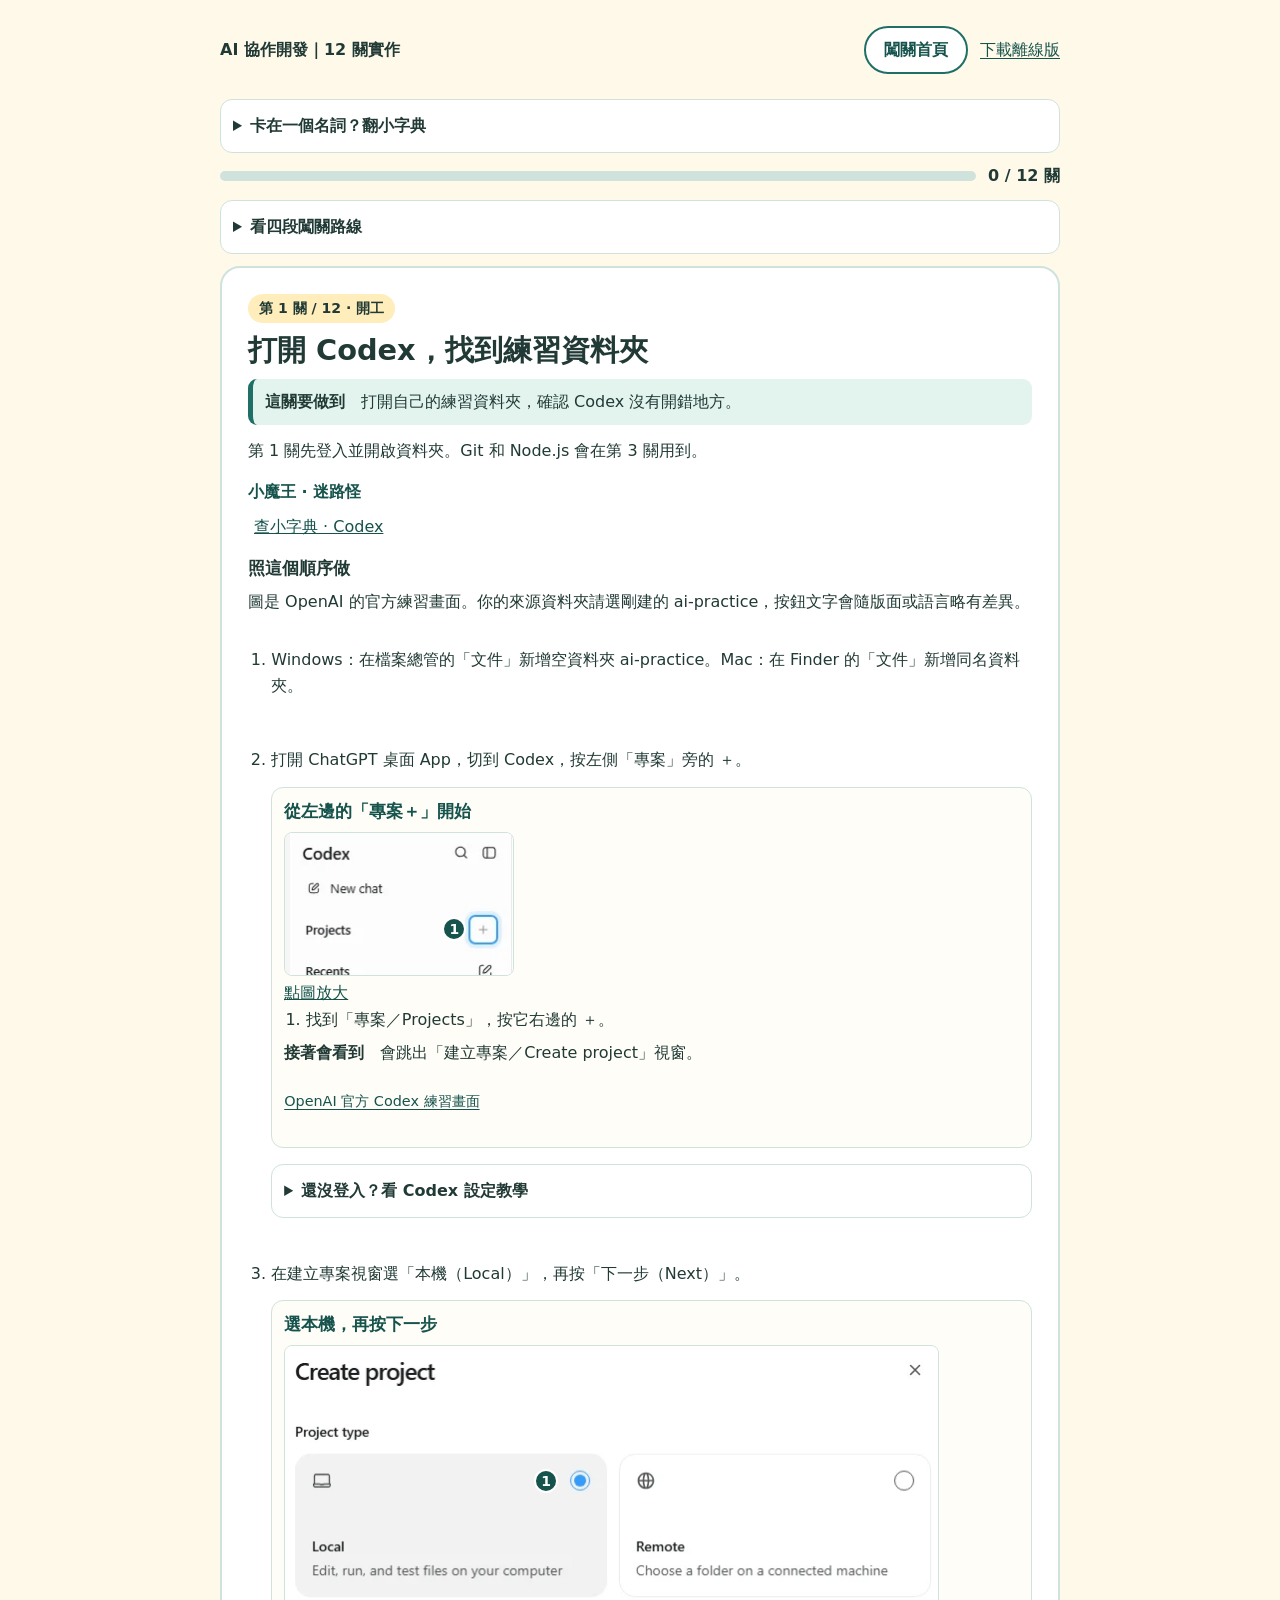
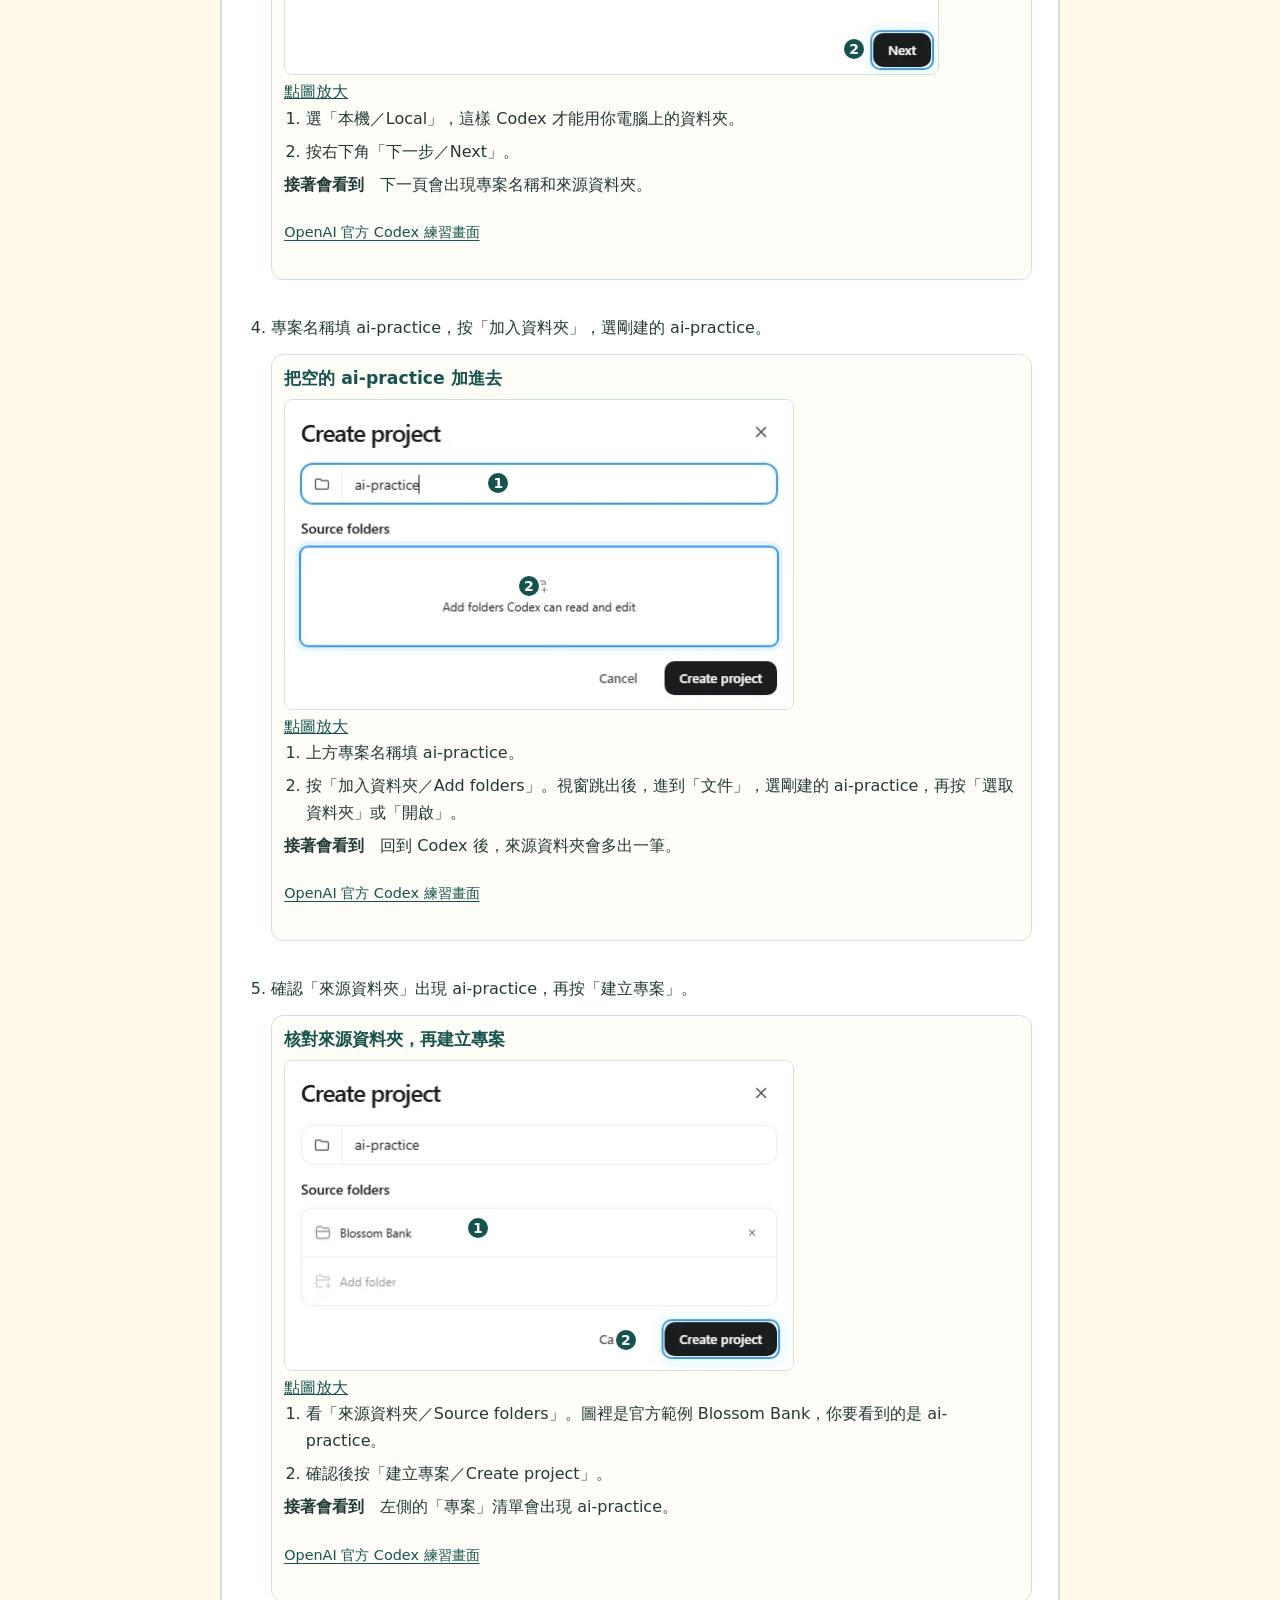
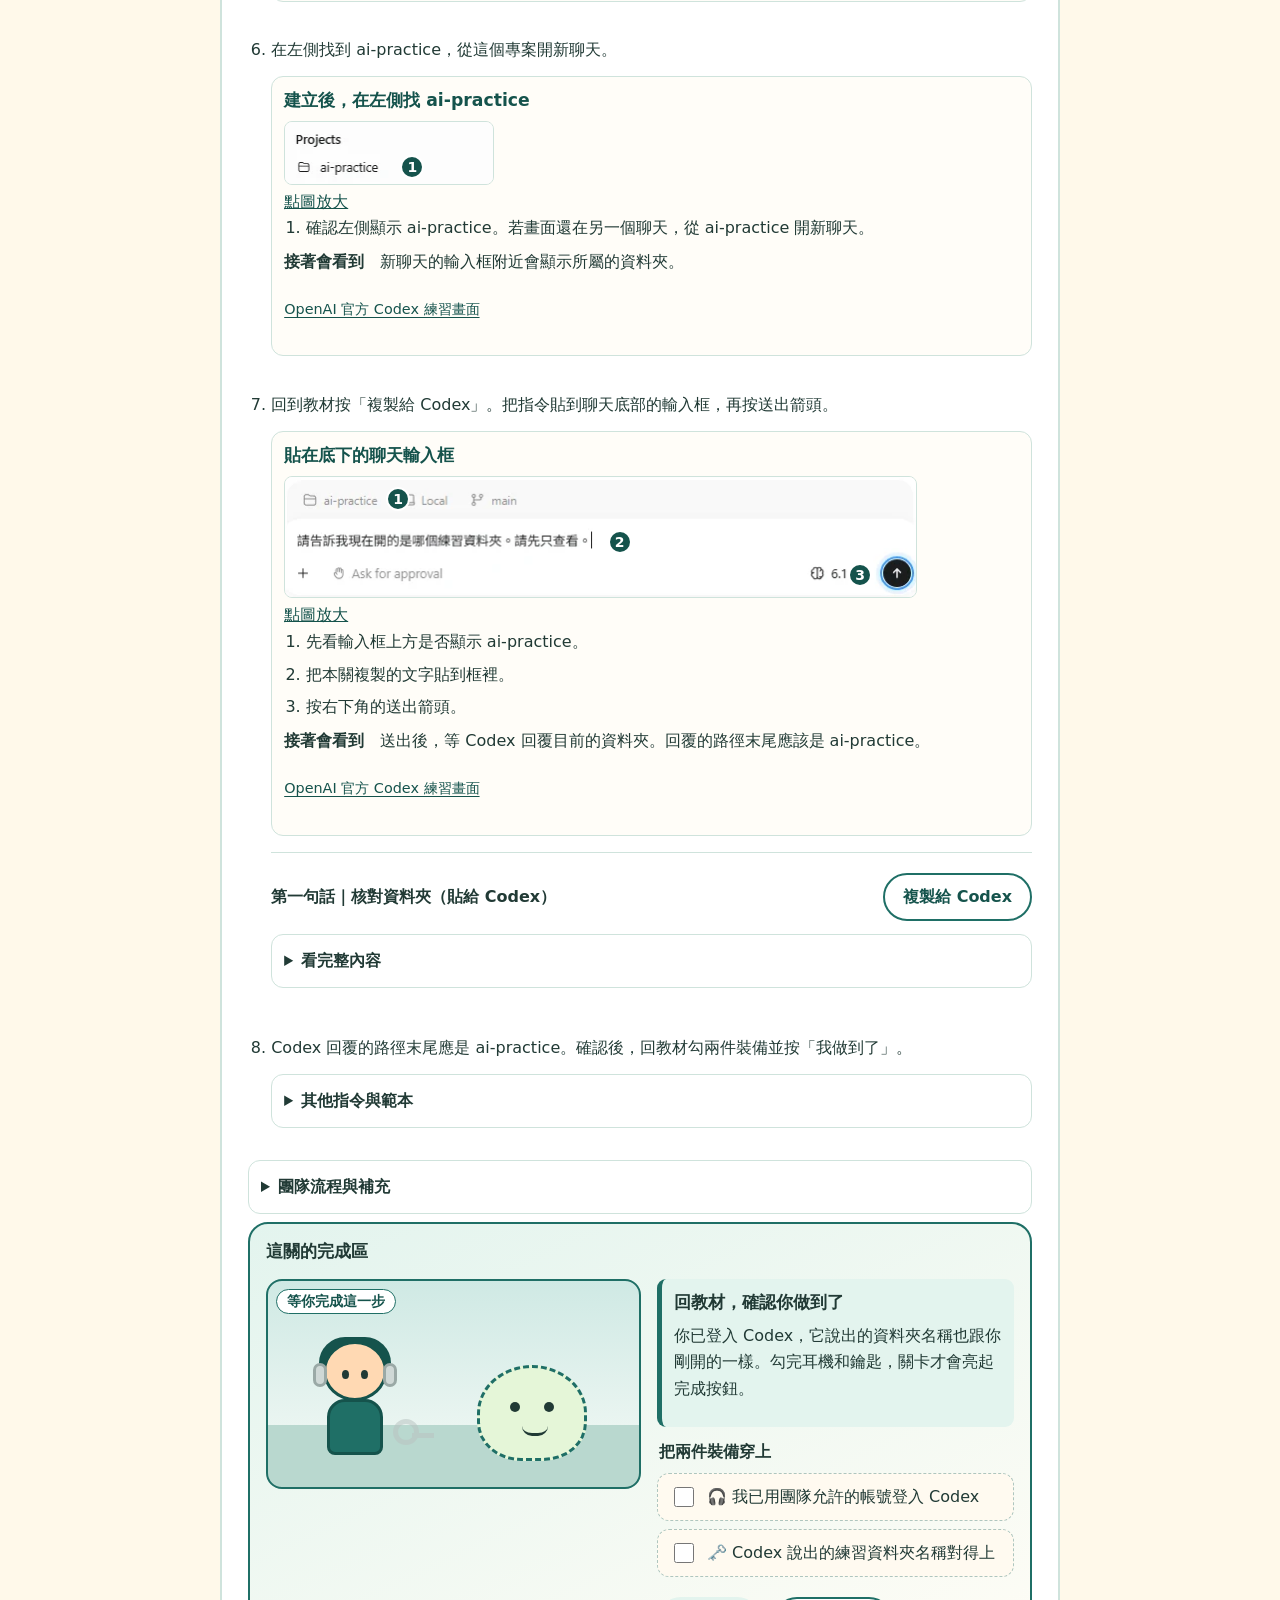
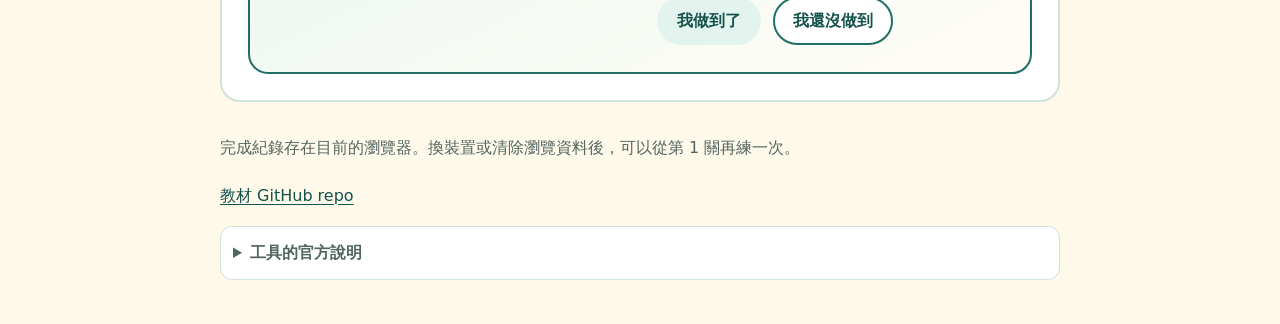
<file: site/minimal-project.html>
<!doctype html><html lang="zh-Hant-TW"><head><meta charset="utf-8"><meta name="viewport" content="width=device-width,initial-scale=1"><title>AI 協作開發｜12 關實作</title><style>
:root {
  --sea:#1f6f66; --sea-dark:#15534c; --yolk:#f4b43a; --cream:#fff9ea;
  --ink:#213a35; --muted:#526660; --line:#cfe3dc; --mint:#e3f4ee;
}
* { box-sizing:border-box }
[hidden] { display:none !important }
body { margin:0; background:var(--cream); color:var(--ink); font:16px/1.65 "Noto Sans TC","Microsoft JhengHei",system-ui,sans-serif }
a { color:var(--sea-dark); text-underline-offset:.2em }
button { font:inherit }
:focus-visible { outline:3px solid #0b4fd1; outline-offset:3px }
.wrap { width:min(100%,880px); margin:auto; padding:16px 20px 36px }
.skip { position:absolute; left:12px; top:-120px }
.skip:focus { top:8px; background:white; z-index:1; padding:8px }
.top { display:flex; justify-content:space-between; align-items:center; flex-wrap:wrap; gap:8px 18px; margin-bottom:14px }
.top a, footer a { display:inline-flex; align-items:center; min-height:44px }
h1,h2,h3,p { overflow-wrap:anywhere }
h1,h2,h3 { line-height:1.3; margin:0 0 .6rem }
h1 { font-size:clamp(1.65rem,5vw,2.45rem) }
h2 { font-size:clamp(1.32rem,4vw,1.8rem) }
h3 { font-size:1.08rem }
p { margin:.45em 0 .8em }
.card { border:2px solid var(--line); border-radius:20px; background:#fff; padding:clamp(15px,3vw,26px); margin:12px 0 }
.welcome { display:grid; grid-template-columns:minmax(0,1fr) auto; gap:12px 20px; align-items:center }
.welcome p { max-width:56ch }
.welcome .sprout { transform:scale(1.25); margin-inline:12px }
.tag { display:inline-block; border-radius:99px; background:#ffedbb; padding:3px 11px; font-size:.88rem; font-weight:700; margin-bottom:.55rem }
.btn { min-height:48px; padding:8px 18px; border:2px solid transparent; border-radius:99px; color:#fff; background:var(--sea); font-weight:700; cursor:pointer }
.btn.alt { color:var(--sea-dark); border-color:var(--sea); background:#fff }
.btn.reward-next { background:var(--yolk); color:var(--ink) }
.btn[disabled] { color:var(--sea-dark); background:var(--mint); cursor:default }
.row { display:flex; flex-wrap:wrap; align-items:center; gap:8px 12px; margin:.65em 0 }
.progress-track { min-width:100px; flex:1; height:10px; border-radius:9px; background:var(--line); overflow:hidden }
.progress-track i { display:block; height:100%; width:0; background:var(--sea) }
details { background:#fff; border:1px solid var(--line); border-radius:12px; padding:4px 12px; margin:8px 0 }
summary { cursor:pointer; font-weight:700; min-height:44px; align-content:center }
.map { list-style:none; padding:0; margin:6px 0 12px; display:grid; grid-template-columns:repeat(4,minmax(0,1fr)); gap:8px }
.map button { width:100%; min-height:60px; border:1px solid var(--line); border-radius:12px; background:#fff; color:var(--ink); padding:6px; cursor:pointer; overflow-wrap:anywhere }
.map button span { display:block; font-weight:700; color:var(--sea-dark) }
.map button[aria-current=true] { border:2px solid var(--sea) }
.map button[aria-disabled=true] { border-style:dashed; color:var(--muted); cursor:not-allowed }
.map button[data-done] { background:var(--mint) }
.route-line { display:flex; flex-wrap:wrap; gap:8px; list-style:none; padding:0; margin:12px 0 }
.route-line li { background:var(--mint); padding:6px 10px; border-radius:9px; overflow-wrap:anywhere }
.lesson-goal { background:var(--mint); border-left:5px solid var(--sea); border-radius:9px; padding:10px 12px }
.lesson-boss { margin:14px 0 0; color:var(--sea-dark) }
.instructions { padding-inline-start:1.35em }
.instructions li + li { margin-block-start:.4em }
.prompt { border-block-start:1px solid var(--line); padding-block-start:10px; margin-block:12px }
.prompt strong { flex:1 1 180px }
.feedback,.recovery { color:var(--sea-dark); overflow-wrap:anywhere }
.recovery { background:#fff2cd; border-radius:10px; padding:10px 12px }
pre { white-space:pre-wrap; overflow-wrap:anywhere; padding:12px; background:#f6f3e9; border-radius:10px; max-height:320px; overflow:auto; font:.92rem/1.65 Consolas,"Microsoft JhengHei",monospace }
.result { background:var(--mint); border-left:5px solid var(--sea); border-radius:9px; padding:12px }
.reward { background:#fff2cd; border:1px solid #e9cb7c; border-radius:14px; padding:12px }
.sprout { position:relative; width:72px; height:76px; flex:none }
.sprout .stem { position:absolute; bottom:6px; left:34px; width:5px; height:42px; background:var(--sea-dark); border-radius:4px }
.sprout .leaf { position:absolute; bottom:38px; width:30px; height:20px; background:var(--sea); border-radius:2px 20px 2px 20px }
.sprout .left { left:7px; transform:scaleX(-1) rotate(-12deg) }
.sprout .right { left:37px; transform:rotate(-12deg) }
.sprout .soil { position:absolute; bottom:0; left:12px; width:48px; height:14px; background:var(--yolk); border-radius:50% 50% 0 0 }
.star { position:absolute; left:27px; top:0; color:#955800; font-size:24px; line-height:1 }
@media (prefers-reduced-motion:no-preference) {
  .celebrate .leaf { animation:grow .7s ease-out both }
  .celebrate .star { animation:jump .8s ease-out both }
  @keyframes grow { from { opacity:0; transform:scale(.1) } }
  @keyframes jump { from { opacity:0; transform:translateY(35px) scale(.2) } }
}
footer { color:var(--muted); padding-top:14px }
.sr { position:absolute; width:1px; height:1px; padding:0; margin:-1px; overflow:hidden; clip-path:inset(50%); white-space:nowrap }
@media (max-width:570px) {
  .wrap { padding-inline:14px }
  .welcome { grid-template-columns:1fr }
  .welcome .sprout { display:none }
  .map { grid-template-columns:repeat(3,minmax(0,1fr)) }
}
@media print {
  body { background:white }
  main article[hidden] { display:block !important }
  .progress,.map-panel,.btn,.skip,.top,footer,.reward,.recovery { display:none !important }
  details:not([open]) > :not(summary) { display:block !important }
  pre { max-height:none; overflow:visible }
}
.milestone { position:relative; border:2px solid #e1b745; background:#fff1bd; isolation:isolate }
.recap { margin:12px 0; padding:12px; background:#fffdf5; border-radius:10px }
.fireworks { position:absolute; inset:0; pointer-events:none; overflow:hidden; z-index:-1 }
.fireworks span { position:absolute; color:#b2730a; top:16px; left:calc(15% + var(--i) * 17%); opacity:0; font-size:28px }
@media (prefers-reduced-motion:no-preference) {
  .completion-scene.celebrate .fireworks span { animation:stage-stars 1.15s ease-out both; animation-delay:calc(var(--i) * 55ms) }
  @keyframes stage-stars {
    0% { opacity:0; transform:translateY(38px) scale(.25) }
    32% { opacity:1; transform:translateY(-12px) scale(1.2) }
    100% { opacity:0; transform:translateY(-32px) scale(.8) }
  }
}

.stage{position:relative;height:210px;background:linear-gradient(#cfe9e4,#eaf5f1 70%,#b9d8cf 70%);border-radius:var(--r);overflow:hidden;border:2px solid var(--sea)}
/* 原創角色：領路人小嚮導 */
.hero-c{position:absolute;left:12%;bottom:26px;width:84px;height:120px}
.hero-c .hd{position:absolute;left:10px;top:0;width:64px;height:60px;background:#ffd9b3;border-radius:50%;border:3px solid var(--sea-d)}
.hero-c .hd::before,.hero-c .hd::after{content:"";position:absolute;top:26px;width:7px;height:9px;background:var(--ink);border-radius:50%}.hero-c .hd::before{left:16px}.hero-c .hd::after{right:16px}
.hero-c .hair{position:absolute;left:6px;top:-4px;width:72px;height:30px;background:var(--sea-d);border-radius:40px 40px 6px 6px}
.hero-c .bd{position:absolute;left:14px;top:58px;width:56px;height:56px;background:var(--sea);border-radius:18px 18px 8px 8px;border:3px solid var(--sea-d)}
.ear{position:absolute;top:22px;width:14px;height:24px;border-radius:7px;background:#cfd8d6;border:3px solid #9aa9a6;transition:.3s}.ear.l{left:0}.ear.r{right:0}
.eq-on .ear{background:var(--egg);border-color:#b17c10}
.keyb{position:absolute;right:-22px;top:78px;width:26px;height:26px;border:5px solid #b9c4c2;border-radius:50%;opacity:.55;transition:.3s}.keyb::after{content:"";position:absolute;left:14px;top:9px;width:22px;height:5px;background:inherit;background:#b9c4c2}
.eq-key .keyb{border-color:var(--egg);opacity:1}.eq-key .keyb::after{background:var(--egg)}
/* 友善小魔王：空白怪 */
.boss{position:absolute;right:14%;bottom:26px;width:110px;height:96px;background:#fff;border:3px dashed var(--sea);border-radius:50% 50% 40% 40%;transition:.4s}
.boss::before,.boss::after{content:"";position:absolute;top:34px;width:10px;height:10px;background:var(--ink);border-radius:50%}.boss::before{left:30px}.boss::after{right:30px}
.boss i{position:absolute;left:42px;top:58px;width:26px;height:10px;border-bottom:3px solid var(--ink);border-radius:0 0 20px 20px}
.boss.beat{transform:scale(.55) translateY(40px);opacity:.25;filter:grayscale(1)}
/* Original character art from the approved Claude Code prototype. */
:root { --sea-d:var(--sea-dark); --egg:var(--yolk); --r:16px }
.welcome { grid-template-columns:minmax(0,1.25fr) minmax(260px,1fr); background:linear-gradient(155deg,var(--mint),#fffdf6) }
.game-scene { margin:12px 0; max-width:560px }
.game-scene .boss { background:var(--monster,#fff) }
.game-scene .crown { position:absolute; top:-17px; left:30px; width:44px; height:24px; background:var(--yolk); clip-path:polygon(0 0,25% 42%,50% 0,75% 42%,100% 0,91% 100%,9% 100%) }
.game-scene .boss { --monster:#fff }
.game-scene .boss.leaf-boss { --monster:#e5f6d8 }
.game-scene .boss.pond-boss { --monster:#d9edf6 }
.game-scene .boss.sun-boss { --monster:#ffeed0 }
.game-scene .boss.crowned { border-style:solid; border-color:#a96812 }
.game-scene:has(.boss.crowned) { background:linear-gradient(#f9ead2,#fff3d6 70%,#ead4a8 70%) }
.gear-checks { border:0; padding:0; margin:12px 0 }
.gear-checks legend { font-weight:800 }
.gear-checks label { display:flex; align-items:center; gap:10px; background:#fffaf0; border:1px dashed #aec6bf; border-radius:12px; padding:9px 12px; margin:8px 0; min-height:48px; cursor:pointer }
.gear-checks label:has(:checked) { background:#fff1bd; border-style:solid; border-color:#b7861d }
.gear-checks input { width:20px; height:20px; flex:none; accent-color:var(--sea) }
.equipment section + section { border-top:1px solid var(--line); padding-top:14px }
.map-chapter { margin-block:10px }
.map-chapter .map { grid-template-columns:repeat(3,minmax(0,1fr)) }
.map button[data-big] { background:#fff3d6 }
.map button[data-big][data-done] { border-color:#92600d }
.milestone .recap h3 { color:var(--sea-dark) }
@media (max-width:570px) {
  .welcome { grid-template-columns:1fr }
  .game-scene.stage { height:145px }
  .game-scene .hero-c { left:10%; bottom:12px; transform:scale(.8); transform-origin:left bottom }
  .game-scene .boss { right:12%; bottom:12px; scale:.8; transform-origin:right bottom }
}
@media (prefers-reduced-motion:reduce) { .game-scene * { transition:none !important } }
@media print { .game-scene,.gear-checks { display:none !important } }
.walkthrough-shot { margin:14px 0; padding:12px 0; border-block-start:1px solid var(--line) }
.walkthrough-shot h3 { margin-block-start:0 }
.shot-frame { position:relative; width:min(100%,var(--shot-width)); line-height:0 }
.shot-frame img { display:block; width:100%; height:auto; border:1px solid var(--line); border-radius:8px }
.shot-point {
  position:absolute; display:grid; place-items:center; width:24px; height:24px; transform:translate(-50%,-50%);
  border:2px solid #fff; border-radius:50%; background:var(--sea-dark); color:#fff; font-weight:800; font-size:14px; line-height:1;
}
.shot-source { color:var(--muted); font-size:.9rem }
.shot-source a { display:inline-flex; align-items:center; min-height:44px }
@media print { .walkthrough-shot { break-inside:avoid } }
.lesson-steps { padding-inline-start:1.45em }
.lesson-steps > li { padding-block:8px; margin-block:12px }
.lesson-steps .walkthrough-shot { margin:9px 0 16px; padding:12px; background:#fffdf8; border:1px solid var(--line); border-radius:12px }
.lesson-steps .walkthrough-shot:last-child { margin-bottom:0 }
.lesson-steps figcaption h3 { color:var(--sea-dark) }
.shot-open { display:block; width:min(100%,var(--shot-width)); max-width:100%; min-height:44px; padding:0; border:0; background:none; color:var(--sea-dark); text-align:start; cursor:zoom-in }
.shot-open .shot-frame { display:block; width:100% }
.shot-open-label { display:inline-block; text-decoration:underline; margin-top:4px }
.shot-viewer { width:min(96vw,1040px); max-width:96vw; max-height:94vh; max-height:94dvh; padding:14px; border:1px solid var(--line); border-radius:15px; background:#fcfbf7; color:var(--ink) }
.shot-viewer::backdrop { background:#18302bd9 }
.shot-viewer-header { display:flex; align-items:center; justify-content:space-between; gap:8px 12px }
.shot-viewer-header h2 { font-size:1.15rem; margin:0 }
.shot-viewer-header form { flex:none }
.shot-viewer-canvas { overflow:auto; max-height:73vh; max-height:73dvh }
.shot-viewer-canvas .shot-frame { display:block; width:max(100%,var(--shot-width)); max-width:none }
.shot-viewer-hint { margin:7px 0 0; color:var(--muted) }
@media print { .shot-viewer,.shot-open-label { display:none !important } }
.copy-guide { margin:8px 0 12px; padding:10px 12px 10px 32px; background:#e8f4ef; border-radius:10px }
.copy-guide li + li { margin-top:7px }
.copy-guide strong,.copy-guide span { display:block }
.copy-guide strong { color:var(--sea-dark) }
.copy-guide span { overflow-wrap:anywhere }

.lesson-completion {
  display:grid; gap:10px; scroll-margin-top:8px;
  border:2px solid var(--sea); border-radius:20px; padding:10px;
  background:linear-gradient(155deg,var(--mint),#fffdf6);
}
.lesson-completion > h3 { margin:0 }
.completion-panel { min-width:0 }
.completion-scene.game-scene { width:100%; max-width:none; margin:0 }
.completion-scene .stage-badge {
  position:absolute; top:8px; left:8px; z-index:2; padding:2px 10px;
  border:1px solid var(--sea); border-radius:99px; background:#fff; color:var(--sea-dark);
  font-size:.85rem; font-weight:700; line-height:1.4;
}
.completion-scene .scene-reward { position:absolute; right:16%; bottom:12px; visibility:hidden }
.completion-scene.is-complete .scene-reward { visibility:visible }
.completion-scene .boss.beat { opacity:0; visibility:hidden; transition:transform .45s,opacity .45s,visibility 0s .45s }
.completion-scene:not(.celebrate) .boss { transition:none }
.completion-scene.is-complete .hero-c .bd { background:#2a8a7e; box-shadow:0 0 0 4px #fff1bd }
.completion-scene .fireworks { z-index:1 }
.lesson-completion .recap { margin:0; border:1px solid #e9cb7c }
@media (max-width:699px) { .completion-scene.game-scene.stage { height:145px } }
@media (min-width:700px) {
  .lesson-completion { grid-template-columns:minmax(0,1.05fr) minmax(0,1fr); padding:16px; gap:16px }
  .lesson-completion > h3,.lesson-completion .recap { grid-column:1/-1 }
  .completion-scene .scene-reward { bottom:26px }
}
@media print { .lesson-completion { display:block; border:0 } }
.glossary input { width:100%; min-height:44px; padding:8px 10px; font:inherit; border:1px solid #526660; border-radius:8px }
.glossary label { display:block; font-weight:700 }
.glossary dl { margin:6px 0 }
.glossary [data-term] { border-block-start:1px solid #cfe3dc; padding:10px 0 }
.glossary dt { font-weight:800; color:#15534c }
.glossary dd { margin:4px 0 0; overflow-wrap:anywhere }
.glossary [hidden] { display:none !important }
.term-link { margin:0 0 8px; min-height:44px; border:0; background:transparent; color:#15534c; text-decoration:underline; font:inherit; cursor:pointer }
</style></head><body data-entry="minimal-project"><a class="skip" href="#main">跳到課程內容</a><div class="wrap"><header class="top"><strong>AI 協作開發｜12 關實作</strong><div class="row"><button class="btn alt" type="button" id="back-home">闖關首頁</button><a href="handbook.html" download>下載離線版</a></div></header><main id="main" tabindex="-1"><section class="card welcome" id="welcome"><div><h1 tabindex="-1">做一個你想用的功能</h1><p>想讓搜尋更好用，或加一個常用的按鈕？跟著這 12 關，把點子說給 AI 聽，做出一個可以親手試的小版本。</p><ol class="route-line"><li>說清楚想改什麼</li><li>用 AI 做出一小版</li><li>親手測試</li><li>交給團隊審查</li></ol><p>用電腦開啟 Codex，就可以先從空資料夾練習。最後帶上你自己的點子，和 Kevin 及隊友一起看怎麼加進團隊系統。</p><button type="button" class="btn" id="start">開始第 1 關</button></div><div class="stage game-scene" aria-hidden="true"><div class="hero-c"><div class="hair"></div><div class="hd"></div><div class="bd"></div><span class="ear l"></span><span class="ear r"></span><span class="keyb"></span></div><div class="boss pond-boss crowned"><i></i><span class="crown"></span></div></div></section><details class="glossary" id="glossary"><summary>卡在一個名詞？翻小字典</summary><p>想到哪個就查哪個。可以打中文，也可以直接貼上看到的英文字。</p><label>查名詞 <input type="search" placeholder="例如 PR、分支、Node.js"></label><button type="button" class="term-link" data-glossary-return hidden>回到剛才的關卡</button><p role="status" data-glossary-status></p><dl><div data-term><dt>AI 助手（Codex／Claude）</dt><dd>可以先把 AI 當成一位搭檔。Codex 可以照你的要求讀程式、試改和跑測試。Claude 可以先畫給你看，也能幫忙找漏掉的地方。<br><strong>舉個例子：</strong>你說「搜尋前後有空白也要找得到」，再親手確認結果。</dd></div><div data-term><dt>專案（Project）</dt><dd>做一個工具需要的程式、資料和說明，放在同一個地方。<br><strong>舉個例子：</strong>第 1 關你自己建的 ai-practice，就是放這次練習檔案的地方。</dd></div><div data-term><dt>Node.js／LTS</dt><dd>這門課要用 Node.js 在你的電腦上跑搜尋練習和檢查。裝好後，Codex 才能幫你跑這份練習的測試，告訴你改完有沒有修好。純聊天、寫工單或看教材時，還用不到它。<br><strong>舉個例子：</strong>搜尋「入門」前後多了空白，本來找不到課程。修好後，請 Codex 用 Node.js 再跑一次，看同一筆輸入能不能找到「程式入門」。下載頁的 LTS 是長期支援版。團隊專案有指定版本時，就照專案說明安裝。</dd></div><div data-term><dt>終端機（Terminal／PowerShell）</dt><dd>可以用打字叫電腦做事的視窗。Windows 的 PowerShell 就是其中一種。<br><strong>舉個例子：</strong>輸入 node --version，是請電腦告訴你裝了哪個版本。</dd></div><div data-term><dt>Git／GitHub</dt><dd>Git 幫你記錄程式改了哪裡。GitHub 是團隊放程式、討論改動和請人審查的網站。<br><strong>舉個例子：</strong>在自己電腦存一筆 Git 紀錄。等對方確認可以送出，再放到 GitHub。</dd></div><div data-term><dt>程式庫（Repository／Repo）</dt><dd>一個專案的檔案和修改紀錄放在一起的地方。<br><strong>舉個例子：</strong>Kevin 傳來的 GitHub 練習專案連結，通常會帶你到 repo。</dd></div><div data-term><dt>工單（Issue）</dt><dd>一張寫清楚想改什麼、怎麼重現和怎樣算做好的工作單。<br><strong>舉個例子：</strong>「貼上前後有空白的『入門』也要找到課程」比「搜尋怪怪的」好懂。</dd></div><div data-term><dt>分支（Branch／main）</dt><dd>分支是從某一版開出來的工作線。團隊常把主要版本叫 main。<br><strong>舉個例子：</strong>把搜尋修改放在這張工單的分支上，團隊可以先看過。</dd></div><div data-term><dt>存一版（Commit）</dt><dd>把這次挑好的改動存成一筆版本紀錄，順便寫一句改了什麼。<br><strong>舉個例子：</strong>例如「讓搜尋忽略前後空白」。之後能找到這次改過哪些檔案。</dd></div><div data-term><dt>送到 GitHub（Push）</dt><dd>把你電腦上的版本紀錄送到 GitHub，讓隊友也看得到。<br><strong>舉個例子：</strong>先確認要送到哪個專案和分支，再依團隊授權送出。</dd></div><div data-term><dt>審查頁（Pull Request／PR／Draft PR）</dt><dd>PR 是給隊友看這批改動的頁面。Draft PR 還在準備中。<br><strong>舉個例子：</strong>你可以放工單、測試結果和畫面，請 IT 幫忙看空查詢的結果。</dd></div><div data-term><dt>合併／部署（Merge／Deploy）</dt><dd>合併是把通過審查的改動接回團隊的版本。部署是把某個版本送到大家實際使用的環境。<br><strong>舉個例子：</strong>團隊把修改合進主版本後，會依流程決定何時讓使用者用到。</dd></div><div data-term><dt>測試／自動檢查（Test／CI）</dt><dd>測試是照一個方法確認結果。CI 可以在 GitHub 自動跑團隊設定的檢查。<br><strong>舉個例子：</strong>先用同一個輸入試兩次。一開始找不到課程，修完後找得到。</dd></div><div data-term><dt>重現／驗收</dt><dd>重現是照相同步驟再看一次問題。驗收是依約好的結果親手試，確認這次做對了。<br><strong>舉個例子：</strong>一開始先搜帶空白的『入門』，修完後再用同一個輸入檢查。</dd></div><div data-term><dt>README</dt><dd>專案附的使用說明，通常會寫怎麼開起來、怎麼試。<br><strong>舉個例子：</strong>關掉練習工具，再照 README 自己打開一次。</dd></div><div data-term><dt>AI 分工（Agent）</dt><dd>把不同工作分給不同的 AI，說清楚各自要看什麼、交什麼、何時停。<br><strong>舉個例子：</strong>Codex 改檔，Claude 只看差異、找漏測的地方，最後由你確認。</dd></div></dl></details><div class="row progress"><div class="progress-track" id="progress" role="progressbar" aria-label="完成關卡數" aria-valuemin="0" aria-valuemax="12" aria-valuenow="0"><i></i></div><b id="count"></b></div><details class="map-panel"><summary>看四段闖關路線</summary><section class="map-chapter"><h3>第一段｜讓 AI 聽懂你</h3><ol class="map"><li><button type="button" data-level="0"><span>1 關</span>打開 Codex，找到練習資料夾</button></li><li><button type="button" data-level="1"><span>2 關</span>把工作方式告訴 Codex</button></li><li><button type="button" data-level="2" data-big><span>3 關 · 大魔王</span>先看一次搜尋為什麼失敗</button></li></ol></section><section class="map-chapter"><h3>第二段｜修好第一個問題</h3><ol class="map"><li><button type="button" data-level="3"><span>4 關</span>寫一張隊友看得懂的工單</button></li><li><button type="button" data-level="4"><span>5 關</span>開一個分支，放心試改</button></li><li><button type="button" data-level="5" data-big><span>6 關 · 大魔王</span>只改一處，看搜尋結果回來</button></li></ol></section><section class="map-chapter"><h3>第三段｜把修改交給隊友</h3><ol class="map"><li><button type="button" data-level="6"><span>7 關</span>自己試一次，再把這一版存好</button></li><li><button type="button" data-level="7"><span>8 關</span>開一張審查草稿</button></li><li><button type="button" data-level="8" data-big><span>9 關 · 大魔王</span>請 IT 幫忙看一個重點</button></li></ol></section><section class="map-chapter"><h3>第四段｜做出自己的小功能</h3><ol class="map"><li><button type="button" data-level="9"><span>10 關</span>先量一次，再決定值不值得改</button></li><li><button type="button" data-level="10"><span>11 關</span>從空資料夾做出一個小工具</button></li><li><button type="button" data-level="11" data-big><span>12 關 · 大魔王</span>把自己的點子加進剛做的工具</button></li></ol></section></details><article class="card" id="setup" data-lesson hidden><span class="tag">第 1 關 / 12 · 開工</span><h2 tabindex="-1">打開 Codex，找到練習資料夾</h2><p class="lesson-goal"><strong>這關要做到</strong>　打開自己的練習資料夾，確認 Codex 沒有開錯地方。</p><p>第 1 關先登入並開啟資料夾。Git 和 Node.js 會在第 3 關用到。</p><p class="lesson-boss"><strong>小魔王 · 迷路怪</strong></p><button type="button" class="term-link" data-glossary-open="Codex">查小字典 · Codex</button><section class="walkthrough"><h3>照這個順序做</h3><p>圖是 OpenAI 的官方練習畫面。你的來源資料夾請選剛建的 ai-practice，按鈕文字會隨版面或語言略有差異。</p><ol class="lesson-steps"><li><p>Windows：在檔案總管的「文件」新增空資料夾 ai-practice。Mac：在 Finder 的「文件」新增同名資料夾。</p></li><li><p>打開 ChatGPT 桌面 App，切到 Codex，按左側「專案」旁的 ＋。</p><figure class="walkthrough-shot"><figcaption><h3>從左邊的「專案＋」開始</h3></figcaption><button type="button" class="shot-open" data-shot-open style="--shot-width:230px" aria-label="放大：從左邊的「專案＋」開始"><span class="shot-frame" style="--shot-width:230px"><img src="./screenshots/codex-project-plus.webp" width="230" height="144" loading="lazy" decoding="async" alt="官方練習畫面的 Codex 側欄，Projects 右邊有一個＋。"><span aria-hidden="true"><span class="shot-point" style="left:74%;top:67%">1</span></span></span><span class="shot-open-label" aria-hidden="true">點圖放大</span></button><ol class="instructions"><li>找到「專案／Projects」，按它右邊的 ＋。</li></ol><p><strong>接著會看到</strong>　會跳出「建立專案／Create project」視窗。</p><p class="shot-source"><a href="https://learn.chatgpt.com/training/codex-lab/index.html?step=project">OpenAI 官方 Codex 練習畫面</a></p></figure><details class="equipment"><summary>還沒登入？看 Codex 設定教學</summary><section><h3>Codex 耳機｜先登入，再打開資料夾</h3><p><strong>為什麼要準備？</strong> 讓 Codex 在正確的地方陪你試。先確認開的是練習資料夾，之後才請它看程式或動手改。</p><p><strong>哪一關會用到？</strong> 第 1 關，第一次打開練習資料夾。</p><ol class="instructions"><li>打開 Codex 桌面 App，用團隊允許的帳號登入。</li><li>切到 Codex，Windows 按 Ctrl + O，Mac 按 Command + O，再選「文件」裡的 ai-practice。</li></ol><p><strong>怎麼知道準備好了？</strong> 你已登入可使用的帳號，Codex 說的資料夾名稱也跟你剛開的一樣。</p><p><a href="https://learn.chatgpt.com/docs/app">桌面 App 官方說明</a></p><p>可以用已登入的 Codex 請它協助。如果目前還登入不了，先從下方官方說明開始，或請 Kevin 帶你開起來。</p><div class="prompt"><div class="row"><strong>請 Codex 帶我準備 Codex（貼給 Codex）</strong><button type="button" class="btn alt" data-copy>複製給 Codex</button></div><p class="feedback" role="status"></p><ol class="copy-guide" hidden><li><strong>貼到這裡</strong><span>如果已經能用 Codex，貼到現在的聊天輸入框。還無法登入時，先照這張裝備卡的官方說明。</span></li><li><strong>看到這個結果</strong><span>你已登入，Codex 能說出你剛建的 ai-practice 資料夾。</span></li><li><strong>回教材接著做</strong><span>回第一關底部勾選兩件裝備，再按「我做到了」。</span></li></ol><details><summary>看完整內容</summary><pre tabindex="0">請一次一步帶我確認 Codex 已登入可使用的帳號，且開的是我剛建立的空資料夾 ai-practice。每一步先說我要按哪裡、會看到什麼，等我回覆再繼續。登入由我自己在官方畫面操作。如果我還打不開 Codex，請指引我看官方桌面 App 說明，或請 Kevin 協助。</pre></details></div></section></details></li><li><p>在建立專案視窗選「本機（Local）」，再按「下一步（Next）」。</p><figure class="walkthrough-shot"><figcaption><h3>選本機，再按下一步</h3></figcaption><button type="button" class="shot-open" data-shot-open style="--shot-width:655px" aria-label="放大：選本機，再按下一步"><span class="shot-frame" style="--shot-width:655px"><img src="./screenshots/codex-project-local.webp" width="655" height="329" loading="lazy" decoding="async" alt="建立專案視窗，Local 已選取，右下角有 Next。"><span aria-hidden="true"><span class="shot-point" style="left:40%;top:41%">1</span><span class="shot-point" style="left:87%;top:92%">2</span></span></span><span class="shot-open-label" aria-hidden="true">點圖放大</span></button><ol class="instructions"><li>選「本機／Local」，這樣 Codex 才能用你電腦上的資料夾。</li><li>按右下角「下一步／Next」。</li></ol><p><strong>接著會看到</strong>　下一頁會出現專案名稱和來源資料夾。</p><p class="shot-source"><a href="https://learn.chatgpt.com/training/codex-lab/index.html?step=project">OpenAI 官方 Codex 練習畫面</a></p></figure></li><li><p>專案名稱填 ai-practice，按「加入資料夾」，選剛建的 ai-practice。</p><figure class="walkthrough-shot"><figcaption><h3>把空的 ai-practice 加進去</h3></figcaption><button type="button" class="shot-open" data-shot-open style="--shot-width:510px" aria-label="放大：把空的 ai-practice 加進去"><span class="shot-frame" style="--shot-width:510px"><img src="./screenshots/codex-project-add-folder.webp" width="510" height="310" loading="lazy" decoding="async" alt="建立專案表單，名稱是 ai-practice，下方有加入來源資料夾的區域。"><span aria-hidden="true"><span class="shot-point" style="left:42%;top:27%">1</span><span class="shot-point" style="left:48%;top:60%">2</span></span></span><span class="shot-open-label" aria-hidden="true">點圖放大</span></button><ol class="instructions"><li>上方專案名稱填 ai-practice。</li><li>按「加入資料夾／Add folders」。視窗跳出後，進到「文件」，選剛建的 ai-practice，再按「選取資料夾」或「開啟」。</li></ol><p><strong>接著會看到</strong>　回到 Codex 後，來源資料夾會多出一筆。</p><p class="shot-source"><a href="https://learn.chatgpt.com/training/codex-lab/index.html?step=project">OpenAI 官方 Codex 練習畫面</a></p></figure></li><li><p>確認「來源資料夾」出現 ai-practice，再按「建立專案」。</p><figure class="walkthrough-shot"><figcaption><h3>核對來源資料夾，再建立專案</h3></figcaption><button type="button" class="shot-open" data-shot-open style="--shot-width:510px" aria-label="放大：核對來源資料夾，再建立專案"><span class="shot-frame" style="--shot-width:510px"><img src="./screenshots/codex-project-source.webp" width="510" height="310" loading="lazy" decoding="async" alt="來源資料夾清單有官方練習使用的 Blossom Bank，右下角是 Create project。"><span aria-hidden="true"><span class="shot-point" style="left:38%;top:54%">1</span><span class="shot-point" style="left:67%;top:90%">2</span></span></span><span class="shot-open-label" aria-hidden="true">點圖放大</span></button><ol class="instructions"><li>看「來源資料夾／Source folders」。圖裡是官方範例 Blossom Bank，你要看到的是 ai-practice。</li><li>確認後按「建立專案／Create project」。</li></ol><p><strong>接著會看到</strong>　左側的「專案」清單會出現 ai-practice。</p><p class="shot-source"><a href="https://learn.chatgpt.com/training/codex-lab/index.html?step=project">OpenAI 官方 Codex 練習畫面</a></p></figure></li><li><p>在左側找到 ai-practice，從這個專案開新聊天。</p><figure class="walkthrough-shot"><figcaption><h3>建立後，在左側找 ai-practice</h3></figcaption><button type="button" class="shot-open" data-shot-open style="--shot-width:210px" aria-label="放大：建立後，在左側找 ai-practice"><span class="shot-frame" style="--shot-width:210px"><img src="./screenshots/codex-project-sidebar.webp" width="210" height="62" loading="lazy" decoding="async" alt="Codex 的 Projects 底下顯示新建的 ai-practice 專案。"><span aria-hidden="true"><span class="shot-point" style="left:61%;top:72%">1</span></span></span><span class="shot-open-label" aria-hidden="true">點圖放大</span></button><ol class="instructions"><li>確認左側顯示 ai-practice。若畫面還在另一個聊天，從 ai-practice 開新聊天。</li></ol><p><strong>接著會看到</strong>　新聊天的輸入框附近會顯示所屬的資料夾。</p><p class="shot-source"><a href="https://learn.chatgpt.com/training/codex-lab/index.html?step=project">OpenAI 官方 Codex 練習畫面</a></p></figure></li><li><p>回到教材按「複製給 Codex」。把指令貼到聊天底部的輸入框，再按送出箭頭。</p><figure class="walkthrough-shot"><figcaption><h3>貼在底下的聊天輸入框</h3></figcaption><button type="button" class="shot-open" data-shot-open style="--shot-width:633px" aria-label="放大：貼在底下的聊天輸入框"><span class="shot-frame" style="--shot-width:633px"><img src="./screenshots/codex-chat-paste.webp" width="633" height="121" loading="lazy" decoding="async" alt="聊天輸入框上方顯示 ai-practice 和 Local，裡面已貼入一句檢查資料夾的訊息，右下有送出箭頭。"><span aria-hidden="true"><span class="shot-point" style="left:18%;top:19%">1</span><span class="shot-point" style="left:53%;top:54%">2</span><span class="shot-point" style="left:91%;top:81%">3</span></span></span><span class="shot-open-label" aria-hidden="true">點圖放大</span></button><ol class="instructions"><li>先看輸入框上方是否顯示 ai-practice。</li><li>把本關複製的文字貼到框裡。</li><li>按右下角的送出箭頭。</li></ol><p><strong>接著會看到</strong>　送出後，等 Codex 回覆目前的資料夾。回覆的路徑末尾應該是 ai-practice。</p><p class="shot-source"><a href="https://learn.chatgpt.com/training/codex-lab/index.html?step=project">OpenAI 官方 Codex 練習畫面</a></p></figure><div class="prompt"><div class="row"><strong>第一句話｜核對資料夾（貼給 Codex）</strong><button type="button" class="btn alt" data-copy>複製給 Codex</button></div><p class="feedback" role="status"></p><ol class="copy-guide" hidden><li><strong>貼到這裡</strong><span>在 Codex 左側的 ai-practice 專案開新聊天，貼到聊天底部的輸入框。</span></li><li><strong>看到這個結果</strong><span>Codex 說的完整路徑，最後一段是 ai-practice。</span></li><li><strong>回教材接著做</strong><span>回第一關底部，勾選耳機和鑰匙，再按「我做到了」。</span></li></ol><details><summary>看完整內容</summary><pre tabindex="0">我在做第 1 關。請只看我現在打開的本機工作資料夾，回覆完整路徑和最後一段的名稱，讓我確認是不是剛開的 ai-practice。若沒有開啟資料夾，請一次教我一步，帶我在 Codex 選擇剛才空的練習資料夾。這一關先不要建立或修改任何檔案。</pre></details></div></li><li><p>Codex 回覆的路徑末尾應是 ai-practice。確認後，回教材勾兩件裝備並按「我做到了」。</p><details><summary>其他指令與範本</summary><div class="prompt"><div class="row"><strong>檢查練習工具（貼給 Codex）</strong><button type="button" class="btn alt" data-copy>複製給 Codex</button></div><p class="feedback" role="status"></p><ol class="copy-guide" hidden><li><strong>貼到這裡</strong><span>ai-practice 專案裡，前面練習的同一個 Codex 聊天。</span></li><li><strong>看到這個結果</strong><span>Codex 回報 Git 和 Node.js 的版本，或告訴你缺哪一個。</span></li><li><strong>回教材接著做</strong><span>缺工具先展開「看準備與安裝教學」。第 1 關核對好資料夾後，就可以勾裝備過關。</span></li></ol><details><summary>看完整內容</summary><pre tabindex="0">請檢查這台電腦的 Git 和 Node.js 能不能用，回報兩個版本號。缺少時告訴我該請誰協助，先不要自行安裝或修改任何設定。</pre></details></div><div class="prompt"><div class="row"><strong>團隊設定卡（給 Kevin 填寫）</strong><button type="button" class="btn alt" data-copy>複製範本</button></div><p class="feedback" role="status"></p><details><summary>看完整內容</summary><pre tabindex="0">第 1–10 關的空資料夾（預設 ai-practice）：
第 11–12 關的空資料夾（預設 my-first-tool）：
GitHub 送審練習的連結（選做）：
遇到問題可以問誰：
正式專案／預設分支：
啟動與檢查方式：
預覽由誰確認：
GitHub 審查人／IT 通知對象及管道：
什麼時候通知 IT：
誰可以合併或部署：
Claude 可使用的資料範圍與共用產品體驗標準位置：</pre></details></div></details></li></ol></section><details><summary>團隊流程與補充</summary><p>設定卡先填前三行就能開始第一堂，其餘欄位在接正式任務前補齊；IT 窗口、通知管道與時機一律以這張卡為準。Git 用來記錄修改，Node.js 用來跑本課程的小測試，版本依專案 README。Git 提交身分使用團隊認可的姓名與電郵。只有需要讓 Codex 從終端操作 GitHub 時才加裝 GitHub CLI，並以官方登入流程登入後核對帳號。Claude Code 等做到複核或設計時，再依團隊允許的帳號、方案與資料範圍安裝。憑證依團隊方式設定，練習一律使用假資料。</p></details><section class="lesson-completion" tabindex="-1" aria-labelledby="completion-setup"><h3 id="completion-setup">這關的完成區</h3><div class="stage game-scene completion-scene" aria-hidden="true"><span class="stage-badge">等你完成這一步</span><div class="hero-c"><div class="hair"></div><div class="hd"></div><div class="bd"></div><span class="ear l"></span><span class="ear r"></span><span class="keyb"></span></div><div class="boss leaf-boss"><i></i></div><div class="scene-reward"><div class="sprout" aria-hidden="true"><i class="stem"></i><i class="leaf left"></i><i class="leaf right"></i><i class="soil"></i></div></div></div><div class="completion-panel"><div class="completion-check"><div class="result"><h3>回教材，確認你做到了</h3><p>你已登入 Codex，它說出的資料夾名稱也跟你剛開的一樣。勾完耳機和鑰匙，關卡才會亮起完成按鈕。</p></div><fieldset class="gear-checks"><legend>把兩件裝備穿上</legend><label><input type="checkbox" data-self-check data-gear="ear">🎧 我已用團隊允許的帳號登入 Codex</label><label><input type="checkbox" data-self-check data-gear="key">🗝️ Codex 說出的練習資料夾名稱對得上</label></fieldset><div class="row"><button type="button" class="btn" data-action="complete">我做到了</button><button type="button" class="btn alt" data-action="help">我還沒做到</button></div><p class="recovery" hidden>找不到「專案＋」？先確認目前是桌面 App 的 Codex 模式。Windows 可以按 Ctrl + O，Mac 按 Command + O，直接選「文件」下的 ai-practice。若結果不對，回到第 1 關第 5 步，核對來源資料夾。</p></div><div class="reward" hidden><h3>你練會了這一步</h3><p>你會確認 Codex 開對了資料夾。</p><button type="button" class="btn reward-next" data-action="next">前往第 2 關</button></div></div></section></article><article class="card" id="codex-standing-prompt" data-lesson hidden><span class="tag">第 2 關 / 12 · 開工</span><h2 tabindex="-1">把工作方式告訴 Codex</h2><p class="lesson-goal"><strong>這關要做到</strong>　讓 Codex 看完現況，等你交代任務再動手。</p><p>延續剛才在 ai-practice 開的聊天。後面的搜尋練習會繼續用這個聊天。</p><p class="lesson-boss"><strong>小魔王 · 搶快怪</strong></p><button type="button" class="term-link" data-glossary-open="AI 助手">查小字典 · AI 助手</button><section class="walkthrough"><h3>照這個順序做</h3><p>用第 1 關同一個聊天。圖片裡是第一關的文字，這次貼第二關的指令。</p><ol class="lesson-steps"><li><p>確認目前開的是練習資料夾。</p></li><li><p>把整段工作指令貼上。</p><figure class="walkthrough-shot"><figcaption><h3>貼在底下的聊天輸入框</h3></figcaption><button type="button" class="shot-open" data-shot-open style="--shot-width:633px" aria-label="放大：貼在底下的聊天輸入框"><span class="shot-frame" style="--shot-width:633px"><img src="./screenshots/codex-chat-paste.webp" width="633" height="121" loading="lazy" decoding="async" alt="聊天輸入框上方顯示 ai-practice 和 Local，裡面已貼入一句檢查資料夾的訊息，右下有送出箭頭。"><span aria-hidden="true"><span class="shot-point" style="left:18%;top:19%">1</span><span class="shot-point" style="left:53%;top:54%">2</span><span class="shot-point" style="left:91%;top:81%">3</span></span></span><span class="shot-open-label" aria-hidden="true">點圖放大</span></button><ol class="instructions"><li>先看輸入框上方是否顯示 ai-practice。</li><li>把本關複製的文字貼到框裡。</li><li>按右下角的送出箭頭。</li></ol><p><strong>接著會看到</strong>　送出後，等 Codex 回覆目前的資料夾。回覆的路徑末尾應該是 ai-practice。</p><p class="shot-source"><a href="https://learn.chatgpt.com/training/codex-lab/index.html?step=project">OpenAI 官方 Codex 練習畫面</a></p></figure><div class="prompt"><div class="row"><strong>常駐工作指令（整段貼給 Codex）</strong><button type="button" class="btn alt" data-copy>複製給 Codex</button></div><p class="feedback" role="status"></p><ol class="copy-guide" hidden><li><strong>貼到這裡</strong><span>ai-practice 專案裡，前面練習的同一個 Codex 聊天。</span></li><li><strong>看到這個結果</strong><span>Codex 回報資料夾與現況，停下來等你的任務。空資料夾還沒有分支也正常。</span></li><li><strong>回教材接著做</strong><span>回本關底部，按「我做到了」。</span></li></ol><details><summary>看完整內容</summary><pre tabindex="0">你是我的 AI 開發搭檔。用繁體中文協作，我負責需求、實際驗收與發布決定，你負責有授權的查找、修改、驗證與交接。

收到這段後，直接開始唯讀健檢。回報目前資料夾、Git remote（遮蔽憑證）、分支、工作區是否有未提交變更、讀到的 AGENTS.md 與 README，以及可用的啟動與驗證指令。若這裡沒有 Git 或專案，指出原因並建議最小下一步。這一步做完就等我指定第一張任務。

收到任務後：
1. 核對專案規則及 Issue。用一句話重述目標，寫下可觀察的驗收條件。需求明確就往下做。遇到會改變需求、權限不足或會覆蓋他人工作時，提出最需要我決定的一個問題。
2. 依專案規則確認 Issue 後，從最新指定基底建立對應分支。正式專案缺 Issue 時先擬草稿，收到建立授權才發到 GitHub。若團隊採工單分支規則，就從最新 origin/main 開 issue/&lt;編號&gt;-&lt;短名稱&gt;，優先使用獨立 worktree。
3. 涉及正式 UI、操作流程或使用者體驗時，先核對已有的確認稿。需要新稿時，準備交接給正確專案的本機 Claude Code，帶入共用產品體驗標準，取得可渲染稿與人員確認，再做正式實作。Claude 與 Codex 依序接手，同一時間只有一個人或工具寫入工作副本。
4. 維持小改動，沿用既有實作。執行與變更相稱的檢查，記下命令、結果、失敗或跳過原因。UI 依實際操作路徑驗收，使用測試或去識別資料。
5. 按授權與專案規則建立本機 commit，只納入本次檔案。回報 Issue、分支、commit、改動摘要、驗收結果和預覽證據。
6. 外部建立 Issue、push、開 PR、設為 Ready、外部通知、merge 與部署，依目前授權及專案規則辦理。沒有授權時只準備草稿。若團隊採預覽確認流程，push／開 PR 前先交預覽並取得對應確認，預設 Draft PR。檢查 PR head、CI、mergeability 及畫面證據，Ready 與通知 IT 依團隊流程。通知前核對對象、管道與內容，缺資料時先備通知稿。
7. 遇到錯誤先查原因並在授權內修復。使用官方登入流程，避免讀出或傳送密鑰及個資。交接時列出可重現證據和還需人員決定的事項。

任務格式：專案／Issue、我想改什麼、如何驗收、這次允許你做到哪一步。若我只提供目標，先查現況並在已授權範圍內推進。</pre></details></div></li><li><p>之後要交代新的任務時，可以複製這個格式作參考。新開聊天時，也可以再貼一次前一步的工作指令。</p><div class="prompt"><div class="row"><strong>之後交代任務的格式（貼給 Codex，先把括號換成你的內容）</strong><button type="button" class="btn alt" data-copy>複製給 Codex</button></div><p class="feedback" role="status"></p><ol class="copy-guide" hidden><li><strong>貼到這裡</strong><span>ai-practice 專案裡，前面練習的同一個 Codex 聊天。</span></li><li><strong>看到這個結果</strong><span>先把括號換成自己的內容。Codex 能用白話重述你要改什麼、做到哪一步。</span></li><li><strong>回教材接著做</strong><span>這是以後可以重用的格式。這關確認 Codex 已收到工作方式後，按「我做到了」。</span></li></ol><details><summary>看完整內容</summary><pre tabindex="0">專案／Issue：【填寫】
我想改什麼：【填寫】
如何驗收：【填寫】
這次允許你做到哪一步：只做到本機 commit 和預覽，外部操作等我指示。</pre></details></div></li></ol></section><details><summary>團隊流程與補充</summary><p>要長期沿用時，取得團隊同意後請 Codex 把共通規則併入專案適用的 AGENTS.md，並保留既有內容；之後開新聊天，驗證它能列出實際讀到的規則。專案名稱、授權範圍與 Issue 仍須逐次核對，不因寫進檔案就視為永久授權。分支、預覽確認與 Draft PR 規則依各專案的約定辦理。</p></details><section class="lesson-completion" tabindex="-1" aria-labelledby="completion-codex-standing-prompt"><h3 id="completion-codex-standing-prompt">這關的完成區</h3><div class="stage game-scene completion-scene" aria-hidden="true"><span class="stage-badge">等你完成這一步</span><div class="hero-c"><div class="hair"></div><div class="hd"></div><div class="bd"></div><span class="ear l"></span><span class="ear r"></span><span class="keyb"></span></div><div class="boss pond-boss"><i></i></div><div class="scene-reward"><div class="sprout" aria-hidden="true"><i class="stem"></i><i class="leaf left"></i><i class="leaf right"></i><i class="soil"></i></div></div></div><div class="completion-panel"><div class="completion-check"><div class="result"><h3>回教材，確認你做到了</h3><p>Codex 說出目前的資料夾，回報現況後停下來等你。空資料夾沒有分支或檔案也正常。</p></div><div class="row"><button type="button" class="btn" data-action="complete">我做到了</button><button type="button" class="btn alt" data-action="help">我還沒做到</button></div><p class="recovery" hidden>如果它直接開始改檔，先停下來，請它只看資料夾和現況。</p></div><div class="reward" hidden><h3>你練會了這一步</h3><p>你會先和 AI 約好怎麼一起工作。</p><button type="button" class="btn reward-next" data-action="next">前往第 3 關</button></div></div></section></article><article class="card" id="offline-search-practice" data-lesson hidden><span class="tag">第 3 關 / 12 · 開工</span><h2 tabindex="-1">先看一次搜尋為什麼失敗</h2><p class="lesson-goal"><strong>這關要做到</strong>　試出一次搜尋失敗，留著這個結果到第 6 關修。</p><p>在 ai-practice 先檢查 Git 和 Node.js，再做搜尋小題。這次看到 1 個失敗是預期結果。</p><p class="lesson-boss"><strong>大魔王 · 空白怪</strong></p><button type="button" class="term-link" data-glossary-open="測試">查小字典 · 測試</button><section class="walkthrough"><h3>照這個順序做</h3><ol class="lesson-steps"><li><p>貼「先檢查練習裝備」。如果 Codex 說缺 Git 或 Node.js，就在這一步展開「缺工具？看 Git 與 Node.js 安裝教學」。</p><figure class="walkthrough-shot"><figcaption><h3>看到兩個版本號，再開始</h3></figcaption><button type="button" class="shot-open" data-shot-open style="--shot-width:680px" aria-label="放大：看到兩個版本號，再開始"><span class="shot-frame" style="--shot-width:680px"><img src="./screenshots/tools-ready.webp" width="680" height="251" loading="lazy" decoding="async" alt="Git 和 Node.js 的實際版本檢查，各有一行版本號。"><span aria-hidden="true"><span class="shot-point" style="left:49%;top:49%">1</span><span class="shot-point" style="left:24%;top:82%">2</span></span></span><span class="shot-open-label" aria-hidden="true">點圖放大</span></button><ol class="instructions"><li>Git 會回覆 git version 和版本號。</li><li>Node.js 會回覆 v 開頭的版本號。</li></ol><p><strong>接著會看到</strong>　你的數字可能和圖不同。只要兩個工具都有回覆，就可以貼下一段指令。</p><p class="shot-source">本機練習實跑輸出節錄</p></figure><details class="equipment"><summary>缺工具？看 Git 與 Node.js 安裝教學</summary><section><h3>Git 工具包｜用來存每次修改</h3><p><strong>為什麼要準備？</strong> Git 像修改紀錄簿。你可以先存一版，再在自己的工作版本試改，之後也找得到改過什麼。</p><p><strong>哪一關會用到？</strong> 第 3 關先存搜尋練習的起始版本，第 5 關開分支時還會用到。</p><ol class="instructions"><li>Windows 到 Git 官網下載安裝程式。公司電腦需要安裝權限時，請 Kevin 或 IT 協助。</li><li>裝完後重新開 PowerShell，輸入 git --version。也可以請 Codex 幫你檢查。</li></ol><p><strong>怎麼知道準備好了？</strong> 看到 git version 和版本號，表示 Git 可以用。第 3 關第一次存版本時，再由 Codex 檢查這份練習的提交姓名。</p><p><a href="https://git-scm.com/install/windows">Git for Windows 官方下載</a></p><p>可以請 Codex 先檢查，再協助安裝 Git 和設定這個練習專案的提交姓名。</p><div class="prompt"><div class="row"><strong>請 Codex 帶我準備 Git（貼給 Codex）</strong><button type="button" class="btn alt" data-copy>複製給 Codex</button></div><p class="feedback" role="status"></p><ol class="copy-guide" hidden><li><strong>貼到這裡</strong><span>ai-practice 專案裡，前面練習的同一個 Codex 聊天。</span></li><li><strong>看到這個結果</strong><span>git --version 回報版本號，Codex 告訴你 Git 可以用了。</span></li><li><strong>回教材接著做</strong><span>在第 3 關，用「先檢查練習裝備」確認兩個工具都能用，再貼「建立練習小題」。</span></li></ol><details><summary>看完整內容</summary><pre tabindex="0">先幫我跑 git --version，確認 Git 能不能用。需要安裝時，請依我的作業系統用 Git 官網建議的方式協助，先說明要做什麼。遇到安裝畫面或需要 IT 權限，請一次帶我做一步。完成後請重新開終端機驗證 git --version。若練習專案缺少提交姓名或電子郵件，請告訴我填在哪裡，並只在我確認後設定這個練習專案。</pre></details></div></section><section><h3>Node.js 電池｜讓 Codex 跑搜尋練習</h3><p><strong>為什麼要準備？</strong> 這門課用 Node.js 跑搜尋練習。Codex 才能拿同一句話測兩次，讓你看到問題修好前後的差別。</p><p><strong>哪一關會用到？</strong> 第 3 關第一次跑搜尋測試，第 6 關修好後再跑一次。</p><ol class="instructions"><li>先問 Kevin 這個專案要用哪一版 Node.js。單純做課堂練習時，可以從 Node.js 官網選 LTS 的 Windows 安裝程式。</li><li>裝完後重新開 PowerShell，輸入 node --version。若還是找不到，重開 Codex 或請 Kevin 一起看。</li></ol><p><strong>怎麼知道準備好了？</strong> 先看到 v 開頭的版本號，表示電腦找得到 Node.js。到了搜尋關，再請 Codex 跑一次測試，就能看到修改前後的結果。</p><p><a href="https://nodejs.org/en/download">Node.js 官方下載</a></p><p>不知道怎麼裝？可以請 Codex 幫忙。公司電腦若需要管理員權限，請 Kevin 或 IT 協助。</p><div class="prompt"><div class="row"><strong>請 Codex 幫我裝 Node.js（貼給 Codex）</strong><button type="button" class="btn alt" data-copy>複製給 Codex</button></div><p class="feedback" role="status"></p><ol class="copy-guide" hidden><li><strong>貼到這裡</strong><span>ai-practice 專案裡，前面練習的同一個 Codex 聊天。</span></li><li><strong>看到這個結果</strong><span>node --version 回報 v 開頭的版本號。</span></li><li><strong>回教材接著做</strong><span>在第 3 關，用「先檢查練習裝備」確認兩個工具都能用，再貼「建立練習小題」。</span></li></ol><details><summary>看完整內容</summary><pre tabindex="0">請先在目前這台電腦檢查 node --version。如果已經裝好，而且版本符合這個專案的說明，直接告訴我結果。如果需要安裝，先幫我確認這個專案要用哪一版。單純做課堂練習、沒有指定版本時，可以用 Node.js 官網的長期支援版（LTS）。請說明打算怎麼裝，再協助我安裝。如果需要我點選安裝畫面或找 IT 開權限，請一次帶我做一步。裝好後請在新開的終端機再跑一次 node --version，把結果用白話告訴我。</pre></details></div></section></details><div class="prompt"><div class="row"><strong>先檢查練習裝備（貼給 Codex）</strong><button type="button" class="btn alt" data-copy>複製給 Codex</button></div><p class="feedback" role="status"></p><ol class="copy-guide" hidden><li><strong>貼到這裡</strong><span>ai-practice 專案裡，前面練習的同一個 Codex 聊天。</span></li><li><strong>看到這個結果</strong><span>Git 與 Node.js 都有回覆版本號。缺工具時，照安裝教學補上再檢查。</span></li><li><strong>回教材接著做</strong><span>回第 3 關第 2 步，按「建立練習小題」下方的「複製給 Codex」。</span></li></ol><details><summary>看完整內容</summary><pre tabindex="0">延續第 1 關在本機打開的 ai-practice。請先回報該資料夾名稱，檢查 git --version 和 node --version，用白話告訴我這關能不能開始。缺少工具時請指出缺哪一個，我會用教材裡該工具的安裝指令。如果是前次做到一半，請先辨認已建立的課程檔案並告訴我目前進度。先不刪改檔案。</pre></details></div></li><li><p>看到兩個版本號後，貼「建立練習小題」。Codex 會在空資料夾放兩筆假資料和測試檔。</p><div class="prompt"><div class="row"><strong>建立練習小題（貼給 Codex）</strong><button type="button" class="btn alt" data-copy>複製給 Codex</button></div><p class="feedback" role="status"></p><ol class="copy-guide" hidden><li><strong>貼到這裡</strong><span>ai-practice 專案裡，前面練習的同一個 Codex 聊天。</span></li><li><strong>看到這個結果</strong><span>看到一個測試通過、一個失敗。前後有空白找不到課程，是這關要看到的結果。</span></li><li><strong>回教材接著做</strong><span>回本關底部，按「我做到了」。</span></li></ol><details><summary>看完整內容</summary><pre tabindex="0">我要做第 3 關的離線練習。請核對目前開的是第 1 關的空 ai-practice，或我明確選的空練習資料夾。用 Git 和 Node.js，不安裝套件、不連遠端。不在其他專案或正式系統裡動手。初始化本機 Git，初始分支 main。若缺提交身分，可只在這個練習專案設為姓名 Course Learner、信箱 learner@example.invalid；保留全機設定。建立 search.cjs，匯出 search(items, query)，用 items.filter(item =&gt; item.includes(query))。建立 search.test.cjs，用 Node 內建測試和兩筆假資料「程式入門」「進階程式」，檢查「入門」和「  入門  」都應找到「程式入門」。跑 node --test search.test.cjs，保留「一般輸入通過，前後有空白的輸入失敗」，只把 search.cjs 提交到 main，測試檔留到第 5 關。工單代號用 LOCAL-1。若已有這一關的檔案，先核對目前進度，沿用可用的成果。不要覆寫先前的修正或其他檔案。完成後用白話回報兩種輸入各找到什麼。</pre></details></div></li><li><p>請它用白話說哪次找得到、哪次找不到。這一關先觀察問題，第 6 關再修。</p><figure class="walkthrough-shot"><figcaption><h3>一個通過、一個失敗</h3></figcaption><button type="button" class="shot-open" data-shot-open style="--shot-width:680px" aria-label="放大：一個通過、一個失敗"><span class="shot-frame" style="--shot-width:680px"><img src="./screenshots/test-before.webp" width="680" height="266" loading="lazy" decoding="async" alt="實測的搜尋輸出：一般輸入通過，前後有空白的輸入失敗，合計通過和失敗各一。"><span aria-hidden="true"><span class="shot-point" style="left:41%;top:46%">1</span><span class="shot-point" style="left:42%;top:59%">2</span></span></span><span class="shot-open-label" aria-hidden="true">點圖放大</span></button><ol class="instructions"><li>ok 1 是一般搜尋成功。</li><li>not ok 2 是帶空白的搜尋失敗。</li></ol><p><strong>接著會看到</strong>　這一關成功重現了問題。到第 6 關再修。</p><p class="shot-source">本機練習實跑輸出節錄</p></figure></li></ol></section><details><summary>團隊流程與補充</summary><p>這堂刻意先留下一個會失敗的測試，讓新人之後能示範「修改前失敗、修改後通過」。不要讓 Codex 在這一課就把它修好。練習不安裝任何套件，只用 Node 內建測試模組。LOCAL-1 是離線練習用的工單代號，正式流程改用實際 Issue 編號。</p></details><section class="lesson-completion" tabindex="-1" aria-labelledby="completion-offline-search-practice"><h3 id="completion-offline-search-practice">這關的完成區</h3><div class="stage game-scene completion-scene" aria-hidden="true"><span class="stage-badge">等你完成這一步</span><div class="hero-c"><div class="hair"></div><div class="hd"></div><div class="bd"></div><span class="ear l"></span><span class="ear r"></span><span class="keyb"></span></div><div class="boss sun-boss crowned"><i></i><span class="crown"></span></div><div class="scene-reward"><div class="sprout" aria-hidden="true"><i class="stem"></i><i class="leaf left"></i><i class="leaf right"></i><i class="soil"></i><span class="star">★</span></div></div><div class="fireworks" aria-hidden="true"><span style="--i:0">★</span><span style="--i:1">✦</span><span style="--i:2">★</span><span style="--i:3">✦</span><span style="--i:4">★</span></div></div><div class="completion-panel"><div class="completion-check"><div class="result"><h3>回教材，確認你做到了</h3><p>Codex 告訴你「入門」找得到「程式入門」，前後有空白時找不到。畫面會有 1 個測試通過、1 個失敗。</p></div><div class="row"><button type="button" class="btn" data-action="complete">我做到了</button><button type="button" class="btn alt" data-action="help">我還沒做到</button></div><p class="recovery" hidden>缺 Git 或 Node.js 的話，先開安裝教學。提示需要 Git 提交姓名時，請 Codex 只在 ai-practice 裡設定練習用姓名，再接著做。</p></div><div class="reward milestone" hidden><h3>大魔王退場！</h3><p>你會讓 AI 把問題做出來，親眼看到它怎麼出錯。</p><button type="button" class="btn reward-next" data-action="next">前往第 4 關</button></div></div><section class="recap" hidden><h3>第一段｜讓 AI 聽懂你</h3><p>打完這一段，你現在可以：</p><ol class="instructions"><li>確認 Codex 開對資料夾</li><li>用一句話交代要看什麼</li><li>讓同一個問題再出現一次</li></ol><p>下次遇到畫面怪怪的，你可以先把操作步驟和看到的結果寫下來。</p></section></section></article><article class="card" id="issue" data-lesson hidden><span class="tag">第 4 關 / 12 · 第一張任務</span><h2 tabindex="-1">寫一張隊友看得懂的工單</h2><p class="lesson-goal"><strong>這關要做到</strong>　寫出一張隊友看完就能照做的工單。</p><p>沿用 ai-practice 的搜尋例子，工單叫 LOCAL-1。先把草稿留在聊天。</p><p class="lesson-boss"><strong>小魔王 · 霧霧怪</strong></p><button type="button" class="term-link" data-glossary-open="Issue">查小字典 · Issue</button><section class="walkthrough"><h3>照這個順序做</h3><ol class="lesson-steps"><li><p>請 Codex 擬工單（Issue）草稿。</p><figure class="walkthrough-shot"><figcaption><h3>工單寫到隊友能照著做</h3></figcaption><button type="button" class="shot-open" data-shot-open style="--shot-width:680px" aria-label="放大：工單寫到隊友能照著做"><span class="shot-frame" style="--shot-width:680px"><img src="./screenshots/issue-draft.webp" width="680" height="234" loading="lazy" decoding="async" alt="LOCAL-1 工單草稿列出重做方式、目前畫面和預期結果。"><span aria-hidden="true"><span class="shot-point" style="left:57%;top:53%">1</span><span class="shot-point" style="left:57%;top:75%">2</span></span></span><span class="shot-open-label" aria-hidden="true">點圖放大</span></button><ol class="instructions"><li>先寫要輸入什麼。</li><li>把實際和預期的結果各寫一行。</li></ol><p><strong>接著會看到</strong>　拿草稿從頭照做一次，就能確認寫得清不清楚。</p><p class="shot-source">依本機練習結果寫成的草稿範例</p></figure><div class="prompt"><div class="row"><strong>擬 Issue 草稿（貼給 Codex）</strong><button type="button" class="btn alt" data-copy>複製給 Codex</button></div><p class="feedback" role="status"></p><ol class="copy-guide" hidden><li><strong>貼到這裡</strong><span>ai-practice 專案裡，前面練習的同一個 Codex 聊天。</span></li><li><strong>看到這個結果</strong><span>工單草稿有 LOCAL-1、怎麼重做，以及修好應看到「程式入門」。</span></li><li><strong>回教材接著做</strong><span>回第 4 關第 2 步，把草稿照做一次。確認看得懂，再按「我做到了」。</span></li></ol><details><summary>看完整內容</summary><pre tabindex="0">請擬一張 Issue。標題「搜尋忽略關鍵字前後空白」。現況：搜尋「  入門  」找不到「程式入門」。驗收：有無前後空白得到同一個結果，其他搜尋行為維持既有規則。列出重現步驟、影響與測試方式。只提供文字草稿，未經我同意不要發到 GitHub。</pre></details></div></li><li><p>把草稿給搭檔看，確認他知道怎麼重現問題。</p></li><li><p>在本機練習用 LOCAL-1。有授權、也確認是練習專案時，才到 GitHub 開工單。</p></li></ol></section><details><summary>團隊流程與補充</summary><p>好的 Issue 有三樣：可重現的步驟、可觀察的驗收條件、不在範圍內的事。建立 Issue 屬於外部操作，沒有授權時只備草稿。可以用 Issue 編號替 Codex 聊天命名，之後容易找回。</p></details><section class="lesson-completion" tabindex="-1" aria-labelledby="completion-issue"><h3 id="completion-issue">這關的完成區</h3><div class="stage game-scene completion-scene" aria-hidden="true"><span class="stage-badge">等你完成這一步</span><div class="hero-c"><div class="hair"></div><div class="hd"></div><div class="bd"></div><span class="ear l"></span><span class="ear r"></span><span class="keyb"></span></div><div class="boss leaf-boss"><i></i></div><div class="scene-reward"><div class="sprout" aria-hidden="true"><i class="stem"></i><i class="leaf left"></i><i class="leaf right"></i><i class="soil"></i></div></div></div><div class="completion-panel"><div class="completion-check"><div class="result"><h3>回教材，確認你做到了</h3><p>草稿寫出怎麼重做，也寫出「入門」前後有空白時應該找到什麼。可以自己照草稿試一遍，或請搭檔看一眼。</p></div><div class="row"><button type="button" class="btn" data-action="complete">我做到了</button><button type="button" class="btn alt" data-action="help">我還沒做到</button></div><p class="recovery" hidden>把「怪怪的」換成你實際輸入的文字和看到的畫面，再請 Codex 改寫。</p></div><div class="reward" hidden><h3>你練會了這一步</h3><p>你會把想法寫成隊友可以接手的工單。</p><button type="button" class="btn reward-next" data-action="next">前往第 5 關</button></div></div></section></article><article class="card" id="branch" data-lesson hidden><span class="tag">第 5 關 / 12 · 第一張任務</span><h2 tabindex="-1">開一個分支，放心試改</h2><p class="lesson-goal"><strong>這關要做到</strong>　開自己的工作分支，先保留原本版本。</p><p>沿用 ai-practice 和工單 LOCAL-1。建立分支後，確認測試檔還在。</p><p class="lesson-boss"><strong>小魔王 · 手滑怪</strong></p><button type="button" class="term-link" data-glossary-open="Branch">查小字典 · Branch</button><section class="walkthrough"><h3>照這個順序做</h3><ol class="lesson-steps"><li><p>貼建立分支的指令。</p><div class="prompt"><div class="row"><strong>建立分支（貼給 Codex）</strong><button type="button" class="btn alt" data-copy>複製給 Codex</button></div><p class="feedback" role="status"></p><ol class="copy-guide" hidden><li><strong>貼到這裡</strong><span>ai-practice 專案裡，前面練習的同一個 Codex 聊天。</span></li><li><strong>看到這個結果</strong><span>目前分支是 issue/local-1-trim-query，原本的測試檔也還在。</span></li><li><strong>回教材接著做</strong><span>回第 5 關核對第 2 步的圖片及第 3 步需要保留的檔案。都對上後按「我做到了」。</span></li></ol><details><summary>看完整內容</summary><pre tabindex="0">延續 ai-practice 的 LOCAL-1。請先核對工作資料夾、Git 目前的分支，以及第 3 關的 search.cjs 和尚未提交的 search.test.cjs。從本機 main 建立並切到 issue/local-1-trim-query，保留測試檔。如果這個分支已經存在，先確認是這份練習留下的再沿用。遇到其他人的檔案或資料夾對不上時，先說明現況。完成後用一句白話告訴我現在在哪個分支，以及測試檔是否還在。</pre></details></div></li><li><p>請 Codex 指給你看目前在哪一個分支。</p><figure class="walkthrough-shot"><figcaption><h3>核對自己在哪條分支</h3></figcaption><button type="button" class="shot-open" data-shot-open style="--shot-width:680px" aria-label="放大：核對自己在哪條分支"><span class="shot-frame" style="--shot-width:680px"><img src="./screenshots/git-branch.webp" width="680" height="251" loading="lazy" decoding="async" alt="實跑輸出顯示目前分支是 issue/local-1-trim-query，未存進版本的測試檔仍在。"><span aria-hidden="true"><span class="shot-point" style="left:54%;top:49%">1</span><span class="shot-point" style="left:45%;top:83%">2</span></span></span><span class="shot-open-label" aria-hidden="true">點圖放大</span></button><ol class="instructions"><li>看第一段回報的分支名稱。</li><li>下面出現 search.test.cjs，代表測試檔還在。</li></ol><p><strong>接著會看到</strong>　名稱和圖裡相同，才接著在這個分支修搜尋。</p><p class="shot-source">本機練習實跑輸出節錄</p></figure></li><li><p>看一下離線練習留下的測試檔還在不在。</p></li></ol></section><details><summary>團隊流程與補充</summary><p>團隊規則示例：分支命名 issue/&lt;Issue 編號&gt;-&lt;短名稱&gt;，從 fetch 後的最新 origin/main 建立，優先使用獨立 worktree，避免和他人的修改混在同一個工作副本。工作區若有不屬於本次任務的修改，先問清楚是誰的，不要讓 Codex 自行還原或覆蓋。</p></details><section class="lesson-completion" tabindex="-1" aria-labelledby="completion-branch"><h3 id="completion-branch">這關的完成區</h3><div class="stage game-scene completion-scene" aria-hidden="true"><span class="stage-badge">等你完成這一步</span><div class="hero-c"><div class="hair"></div><div class="hd"></div><div class="bd"></div><span class="ear l"></span><span class="ear r"></span><span class="keyb"></span></div><div class="boss pond-boss"><i></i></div><div class="scene-reward"><div class="sprout" aria-hidden="true"><i class="stem"></i><i class="leaf left"></i><i class="leaf right"></i><i class="soil"></i></div></div></div><div class="completion-panel"><div class="completion-check"><div class="result"><h3>回教材，確認你做到了</h3><p>在本機練習時，目前分支是 issue/local-1-trim-query，先前的測試檔也還在。正式專案以團隊約定為準。</p></div><div class="row"><button type="button" class="btn" data-action="complete">我做到了</button><button type="button" class="btn alt" data-action="help">我還沒做到</button></div><p class="recovery" hidden>如果分支名稱不對或測試檔不見了，先別動程式，請 Codex 說明現在在哪裡。</p></div><div class="reward" hidden><h3>你練會了這一步</h3><p>你會在自己的分支上修改，讓其他人保留原本的版本。</p><button type="button" class="btn reward-next" data-action="next">前往第 6 關</button></div></div></section></article><article class="card" id="change-and-fix-bug" data-lesson hidden><span class="tag">第 6 關 / 12 · 第一張任務</span><h2 tabindex="-1">只改一處，看搜尋結果回來</h2><p class="lesson-goal"><strong>這關要做到</strong>　讓前後有空白的「入門」也搜尋得到課程。</p><p>在第 5 關的分支重跑原本的測試。先看哪一項失敗，修完再跑同一個測試。</p><p class="lesson-boss"><strong>大魔王 · 空白怪・再戰</strong></p><button type="button" class="term-link" data-glossary-open="重現">查小字典 · 重現</button><section class="walkthrough"><h3>照這個順序做</h3><ol class="lesson-steps"><li><p>先貼「先重現失敗」，確認只有帶空白的搜尋找不到。</p><figure class="walkthrough-shot"><figcaption><h3>一個通過、一個失敗</h3></figcaption><button type="button" class="shot-open" data-shot-open style="--shot-width:680px" aria-label="放大：一個通過、一個失敗"><span class="shot-frame" style="--shot-width:680px"><img src="./screenshots/test-before.webp" width="680" height="266" loading="lazy" decoding="async" alt="實測的搜尋輸出：一般輸入通過，前後有空白的輸入失敗，合計通過和失敗各一。"><span aria-hidden="true"><span class="shot-point" style="left:41%;top:46%">1</span><span class="shot-point" style="left:42%;top:59%">2</span></span></span><span class="shot-open-label" aria-hidden="true">點圖放大</span></button><ol class="instructions"><li>ok 1 是一般搜尋成功。</li><li>not ok 2 是帶空白的搜尋失敗。</li></ol><p><strong>接著會看到</strong>　這一關成功重現了問題。到第 6 關再修。</p><p class="shot-source">本機練習實跑輸出節錄</p></figure><div class="prompt"><div class="row"><strong>先重現失敗（貼給 Codex）</strong><button type="button" class="btn alt" data-copy>複製給 Codex</button></div><p class="feedback" role="status"></p><ol class="copy-guide" hidden><li><strong>貼到這裡</strong><span>ai-practice 專案裡，前面練習的同一個 Codex 聊天。</span></li><li><strong>看到這個結果</strong><span>帶空白的搜尋仍失敗，一般搜尋則通過。</span></li><li><strong>回教材接著做</strong><span>回第 6 關第 2 步，按「最小修改」下方的「複製給 Codex」。</span></li></ol><details><summary>看完整內容</summary><pre tabindex="0">請執行 node --test search.test.cjs，用白話告訴我哪一項失敗、為什麼失敗。先不要修改任何檔案。</pre></details></div></li><li><p>接著貼「最小修改」。請 Codex 用同樣的兩個輸入再試。</p><figure class="walkthrough-shot"><figcaption><h3>用原本的測試再跑一次</h3></figcaption><button type="button" class="shot-open" data-shot-open style="--shot-width:680px" aria-label="放大：用原本的測試再跑一次"><span class="shot-frame" style="--shot-width:680px"><img src="./screenshots/test-after.webp" width="680" height="266" loading="lazy" decoding="async" alt="實跑輸出顯示一般搜尋與前後帶空白的搜尋都通過，失敗數是零。"><span aria-hidden="true"><span class="shot-point" style="left:42%;top:60%">1</span><span class="shot-point" style="left:28%;top:83%">2</span></span></span><span class="shot-open-label" aria-hidden="true">點圖放大</span></button><ol class="instructions"><li>前後有空白這一項也變成 ok。</li><li>最下面的 fail 是 0。</li></ol><p><strong>接著會看到</strong>　兩種輸入應該都找得到同一門課。</p><p class="shot-source">本機練習實跑輸出節錄</p></figure><div class="prompt"><div class="row"><strong>最小修改（貼給 Codex）</strong><button type="button" class="btn alt" data-copy>複製給 Codex</button></div><p class="feedback" role="status"></p><ol class="copy-guide" hidden><li><strong>貼到這裡</strong><span>ai-practice 專案裡，前面練習的同一個 Codex 聊天。</span></li><li><strong>看到這個結果</strong><span>一般搜尋和前後有空白的搜尋都通過。</span></li><li><strong>回教材接著做</strong><span>回本關底部，按「我做到了」。</span></li></ol><details><summary>看完整內容</summary><pre tabindex="0">只在搜尋比對前處理 query 的前後空白。先檢查既有規則，尤其是空查詢，行為要維持不變。改完執行 node --test search.test.cjs，回報改了哪幾行，以及修改前失敗、修改後通過的測試輸出。不要為了通過而修改測試的預期結果。</pre></details></div><details><summary>其他指令與範本</summary><div class="prompt"><div class="row"><strong>卡住時（貼給 Codex）</strong><button type="button" class="btn alt" data-copy>複製給 Codex</button></div><p class="feedback" role="status"></p><ol class="copy-guide" hidden><li><strong>貼到這裡</strong><span>ai-practice 專案裡，前面練習的同一個 Codex 聊天。</span></li><li><strong>看到這個結果</strong><span>Codex 說清楚失敗原因，重跑後兩項都通過。</span></li><li><strong>回教材接著做</strong><span>兩項都過才按「我做到了」。還沒修好時，可以再看本關的提示。</span></li></ol><details><summary>看完整內容</summary><pre tabindex="0">測試還是失敗。請先找出原因再修，不要為了通過而改測試的預期結果，也不要擴大修改範圍。回報原因、修法和重跑後的結果。</pre></details></div></details></li></ol></section><details><summary>團隊流程與補充</summary><p>保留「搜尋失敗到通過」的完整過程，是這門課最重要的證據。需要第二雙眼睛時，到「Agent 分工」請本機 Claude 做唯讀複核，發現交回 Codex 查證。若任務擴大成正式畫面或操作流程的變更（例如重做搜尋介面），實作前先走支線：由本機 Claude 產出實際可渲染的設計稿，負責人打開稿件走一遍並確認，Codex 才接手實作，完成後逐項對稿。已有確認稿時，核對涵蓋範圍即可，不必重畫。</p></details><section class="lesson-completion" tabindex="-1" aria-labelledby="completion-change-and-fix-bug"><h3 id="completion-change-and-fix-bug">這關的完成區</h3><div class="stage game-scene completion-scene" aria-hidden="true"><span class="stage-badge">等你完成這一步</span><div class="hero-c"><div class="hair"></div><div class="hd"></div><div class="bd"></div><span class="ear l"></span><span class="ear r"></span><span class="keyb"></span></div><div class="boss sun-boss crowned"><i></i><span class="crown"></span></div><div class="scene-reward"><div class="sprout" aria-hidden="true"><i class="stem"></i><i class="leaf left"></i><i class="leaf right"></i><i class="soil"></i><span class="star">★</span></div></div><div class="fireworks" aria-hidden="true"><span style="--i:0">★</span><span style="--i:1">✦</span><span style="--i:2">★</span><span style="--i:3">✦</span><span style="--i:4">★</span></div></div><div class="completion-panel"><div class="completion-check"><div class="result"><h3>回教材，確認你做到了</h3><p>同一個帶空白的輸入，修改前測試失敗，修改後通過。一般搜尋也仍然通過。</p></div><div class="row"><button type="button" class="btn" data-action="complete">我做到了</button><button type="button" class="btn alt" data-action="help">我還沒做到</button></div><p class="recovery" hidden>結果還是對不上？貼「卡住時」，請 Codex 找出是哪項測試沒過。</p></div><div class="reward milestone" hidden><h3>大魔王退場！</h3><p>你會用 AI 修一個小問題，並用測試確認有修到。</p><button type="button" class="btn reward-next" data-action="next">前往第 7 關</button></div></div><section class="recap" hidden><h3>第二段｜修好第一個問題</h3><p>打完這一段，你現在可以：</p><ol class="instructions"><li>寫一張隊友看得懂的工單</li><li>在自己的分支試改</li><li>用同一個輸入確認問題真的修好了</li></ol><p>你可以接一張小工單，用 AI 改一處，再自己試一次。</p></section></section></article><article class="card" id="verify-and-commit" data-lesson hidden><span class="tag">第 7 關 / 12 · 第一張任務</span><h2 tabindex="-1">自己試一次，再把這一版存好</h2><p class="lesson-goal"><strong>這關要做到</strong>　確認兩種搜尋都找到課程，再留下一筆版本紀錄。</p><p>這一題的搜尋還沒有網頁。請 Codex 跑兩種輸入，你核對回覆後再存一版。</p><p class="lesson-boss"><strong>小魔王 · 忘記怪</strong></p><button type="button" class="term-link" data-glossary-open="Commit">查小字典 · Commit</button><section class="walkthrough"><h3>照這個順序做</h3><ol class="lesson-steps"><li><p>讓 Codex 用「入門」和前後有空白的「入門」各找一次。</p></li><li><p>看到兩次都找到同一門課後，請 Codex 存好這次修改，告訴你改了哪些檔案。</p><figure class="walkthrough-shot"><figcaption><h3>存好後，找得到這一版</h3></figcaption><button type="button" class="shot-open" data-shot-open style="--shot-width:680px" aria-label="放大：存好後，找得到這一版"><span class="shot-frame" style="--shot-width:680px"><img src="./screenshots/git-commit.webp" width="680" height="283" loading="lazy" decoding="async" alt="本機 Git 上一筆版本紀錄有短代號，下方列出 search.cjs 和 search.test.cjs。"><span aria-hidden="true"><span class="shot-point" style="left:67%;top:43%">1</span><span class="shot-point" style="left:40%;top:81%">2</span></span></span><span class="shot-open-label" aria-hidden="true">點圖放大</span></button><ol class="instructions"><li>這一行開頭是版本代號。</li><li>下面是這一版包含的檔案。</li></ol><p><strong>接著會看到</strong>　把版本代號和測試結果留在聊天，下一關會用到。</p><p class="shot-source">本機練習實跑輸出節錄</p></figure><div class="prompt"><div class="row"><strong>驗證並存檔（貼給 Codex）</strong><button type="button" class="btn alt" data-copy>複製給 Codex</button></div><p class="feedback" role="status"></p><ol class="copy-guide" hidden><li><strong>貼到這裡</strong><span>ai-practice 專案裡，前面練習的同一個 Codex 聊天。</span></li><li><strong>看到這個結果</strong><span>兩種輸入都找到「程式入門」，Codex 也回報存下的版本和檔案。</span></li><li><strong>回教材接著做</strong><span>回本關底部，按「我做到了」。</span></li></ol><details><summary>看完整內容</summary><pre tabindex="0">延續 ai-practice 的 LOCAL-1。請幫我親手複驗的這一步：用假課程「程式入門」「進階程式」，把「入門」和「  入門  」分別送進 search.cjs 的搜尋函式，列出各自找到什麼。再跑 node --test search.test.cjs。兩次都找到「程式入門」且測試通過時，只將本題修改存成一筆本機 Git 紀錄。回報分支、版本、包含哪些檔案、以及可以重做這兩個檢查的方法。後續外部操作等我指示。</pre></details></div></li></ol></section><details><summary>團隊流程與補充</summary><p>有介面時，用桌機和手機實際操作，留下看得到的畫面或影片。在採用此流程的專案，依變更範圍核對 lint、type-check、build、routing smoke 與實際操作，並把預覽連結或畫面、變更摘要、結果與未驗項目交給負責人。檢查沒跑就寫沒跑，不要寫成通過。</p></details><section class="lesson-completion" tabindex="-1" aria-labelledby="completion-verify-and-commit"><h3 id="completion-verify-and-commit">這關的完成區</h3><div class="stage game-scene completion-scene" aria-hidden="true"><span class="stage-badge">等你完成這一步</span><div class="hero-c"><div class="hair"></div><div class="hd"></div><div class="bd"></div><span class="ear l"></span><span class="ear r"></span><span class="keyb"></span></div><div class="boss leaf-boss"><i></i></div><div class="scene-reward"><div class="sprout" aria-hidden="true"><i class="stem"></i><i class="leaf left"></i><i class="leaf right"></i><i class="soil"></i></div></div></div><div class="completion-panel"><div class="completion-check"><div class="result"><h3>回教材，確認你做到了</h3><p>兩種輸入都找到「程式入門」，Codex 也說出這次存下的版本和檔案。</p></div><div class="row"><button type="button" class="btn" data-action="complete">我做到了</button><button type="button" class="btn alt" data-action="help">我還沒做到</button></div><p class="recovery" hidden>還有測試沒做或結果不確定？先把它列出來，請 Codex 告訴你下一步怎麼驗。</p></div><div class="reward" hidden><h3>你練會了這一步</h3><p>你會留下隊友可以重做的驗證紀錄。</p><button type="button" class="btn reward-next" data-action="next">前往第 8 關</button></div></div></section></article><article class="card" id="draft-pr" data-lesson hidden><span class="tag">第 8 關 / 12 · 送審</span><h2 tabindex="-1">開一張審查草稿</h2><p class="lesson-goal"><strong>這關要做到</strong>　把改動和測試整理成一份看得懂的審查草稿。</p><p>只寫本機草稿就能過關。要練真的送出時，再使用 Kevin 提供的練習專案和授權。</p><p class="lesson-boss"><strong>小魔王 · 亂麻怪</strong></p><button type="button" class="term-link" data-glossary-open="PR">查小字典 · PR</button><section class="walkthrough"><h3>照這個順序做</h3><ol class="lesson-steps"><li><p>請 Codex 用 LOCAL-1 和第 7 關的版本寫草稿。只做本機練習，到這一步就可以確認完成。</p><figure class="walkthrough-shot"><figcaption><h3>先在聊天裡整理審查草稿</h3></figcaption><button type="button" class="shot-open" data-shot-open style="--shot-width:680px" aria-label="放大：先在聊天裡整理審查草稿"><span class="shot-frame" style="--shot-width:680px"><img src="./screenshots/pr-draft.webp" width="680" height="234" loading="lazy" decoding="async" alt="LOCAL-1 審查草稿含版本、測試結果與尚未建立 GitHub 工單或審查頁的狀態。"><span aria-hidden="true"><span class="shot-point" style="left:59%;top:66%">1</span><span class="shot-point" style="left:63%;top:80%">2</span></span></span><span class="shot-open-label" aria-hidden="true">點圖放大</span></button><ol class="instructions"><li>寫清楚你拿哪兩種輸入測過。</li><li>本機練習，狀態寫「尚未建立」，網址留待補。</li></ol><p><strong>接著會看到</strong>　草稿有改動、測試結果和狀態，就可以交給搭檔看。</p><p class="shot-source">依本機練習結果寫成的草稿範例</p></figure><div class="prompt"><div class="row"><strong>備 PR 草稿，不對外（貼給 Codex）</strong><button type="button" class="btn alt" data-copy>複製給 Codex</button></div><p class="feedback" role="status"></p><ol class="copy-guide" hidden><li><strong>貼到這裡</strong><span>ai-practice 專案裡，前面練習的同一個 Codex 聊天。</span></li><li><strong>看到這個結果</strong><span>草稿說清楚改了什麼、測了什麼。只做本機時，會寫明尚未建立 GitHub 工單和審查頁。</span></li><li><strong>回教材接著做</strong><span>只做本機草稿就可以按「我做到了」。若已獲授權練真的送出，接著看第 2 步。</span></li></ol><details><summary>看完整內容</summary><pre tabindex="0">延續 ai-practice 的 LOCAL-1，請用剛才存下的版本和測試結果擬一張 Draft PR 草稿。用白話寫：改了什麼、用哪兩種輸入測過、結果如何、還有哪裡希望隊友幫忙確認。這是本機練習時，寫「LOCAL-1／尚未建立 GitHub 工單與審查頁」，沒有真實網址或線上檢查結果的地方就留待補。只輸出草稿，不要送到 GitHub。</pre></details></div></li><li><p>有授權才做這一步。先請 Kevin 核對練習專案連結、分支和預覽，再登入 GitHub，使用這一步的送出指令。</p><figure class="walkthrough-shot"><figcaption><h3>有授權才用 GitHub 的送審入口</h3></figcaption><button type="button" class="shot-open" data-shot-open style="--shot-width:428px" aria-label="放大：有授權才用 GitHub 的送審入口"><span class="shot-frame" style="--shot-width:428px"><img src="./screenshots/github-compare.webp" width="428" height="111" loading="lazy" decoding="async" alt="GitHub 官方截圖的黃色提示列，右側是 Compare &amp; pull request 按鈕。"><span aria-hidden="true"><span class="shot-point" style="left:12%;top:49%">1</span></span></span><span class="shot-open-label" aria-hidden="true">點圖放大</span></button><ol class="instructions"><li>在授權的練習專案推送後，若看到提示列，按 Compare &amp; pull request。</li></ol><p><strong>接著會看到</strong>　會開啟比較分支的頁面。先核對來源和目標分支、貼上草稿，再依團隊約定選擇建立 Draft PR。</p><p class="shot-source"><a href="https://docs.github.com/en/pull-requests/how-tos/create-pull-requests/creating-a-pull-request">GitHub 官方操作畫面</a></p></figure><details class="equipment"><summary>要練送出？看 GitHub 註冊與登入</summary><section><h3>GitHub 通行證｜走到送審再用</h3><p><strong>為什麼要準備？</strong> GitHub 是團隊放程式和討論修改的地方。你想把修改交給隊友看時，會在這裡開一張審查草稿。</p><p><strong>哪一關會用到？</strong> 第 8 關要練真的把草稿送到 GitHub 時才需要。只在本機寫草稿，也能完成這關。</p><ol class="instructions"><li>已有團隊帳號就直接登入。需要新帳號時，到 GitHub 註冊，並到信箱完成驗證。公司提供的受管理帳號，依公司流程辦理。</li><li>接受組織或練習專案的邀請，再打開 Kevin 給你的連結。可以看專案後，請 Kevin 核對你是否能開工單、推分支和開 PR。</li></ol><p><strong>怎麼知道準備好了？</strong> 你用自己的帳號開得了練習專案。能開啟連結和能送出修改是兩件事，送出前還要確認權限。</p><p><a href="https://docs.github.com/en/account-and-profile/how-tos/account-management/creating-an-account-on-github">GitHub 帳號註冊說明</a></p><p>Codex 可以帶你註冊、登入、確認邀請和找練習專案。帳號資料與驗證由你在 GitHub 畫面上自己操作。</p><div class="prompt"><div class="row"><strong>請 Codex 帶我準備 GitHub（貼給 Codex）</strong><button type="button" class="btn alt" data-copy>複製給 Codex</button></div><p class="feedback" role="status"></p><ol class="copy-guide" hidden><li><strong>貼到這裡</strong><span>貼到正在寫第 8 關審查草稿的 Codex 聊天。登入或輸入驗證碼時到 GitHub 官方畫面。</span></li><li><strong>看到這個結果</strong><span>你能用自己的帳號打開 Kevin 提供的練習專案，並確認團隊授權。</span></li><li><strong>回教材接著做</strong><span>回第 8 關。只寫本機草稿可按「我做到了」；真的要送出才用第 2 步。</span></li></ol><details><summary>看完整內容</summary><pre tabindex="0">請用一個步驟一句話，帶我準備 GitHub 帳號。先問我是否已有團隊提供的帳號。有帳號就指引我登入，沒有就指引我到 GitHub 官方註冊頁並驗證信箱。每一步等我描述看到的畫面再繼續。密碼、驗證碼或復原碼由我在 GitHub 頁面自行輸入。接著帶我接受團隊邀請、打開 Kevin 給的練習專案，並說明哪些寫入權限需要 Kevin 或 IT 確認。這一步只確認準備情況。</pre></details></div></section></details><details><summary>其他指令與範本</summary><div class="prompt"><div class="row"><strong>取得授權後再貼｜先填專案網址和分支（貼給 Codex）</strong><button type="button" class="btn alt" data-copy>複製給 Codex</button></div><p class="feedback" role="status"></p><ol class="copy-guide" hidden><li><strong>貼到這裡</strong><span>先填實際網址和分支，貼到有權限的 GitHub 練習專案所屬的 Codex 聊天。</span></li><li><strong>看到這個結果</strong><span>Codex 回報真正的 Draft PR 連結。打開後能核對分支、版本和測試。</span></li><li><strong>回教材接著做</strong><span>確認過再按「我做到了」。缺連結或授權時，回到第 1 步的本機草稿即可。</span></li></ol><details><summary>看完整內容</summary><pre tabindex="0">負責人已確認預覽，我授權在【填入練習專案網址】推送【填入分支】並建立 Draft PR。先核對目前的 GitHub 專案、分支、工單與確認過的 PR 內容。欄位沒填或資料對不上時停下來，告訴我哪裡不一致。完成後回報 PR 連結、目標分支、最新提交、檢查狀態、是否可合併，以及 PR 上的相關證據能不能打開。還在計算的項目標示待確認。</pre></details></div><div class="prompt"><div class="row"><strong>PR 內文範本</strong><button type="button" class="btn alt" data-copy>複製範本</button></div><p class="feedback" role="status"></p><details><summary>看完整內容</summary><pre tabindex="0">關聯 Issue：Refs #&lt;實際編號&gt;
改了什麼：
使用者影響：
驗證結果與未驗項目：
驗收畫面與證據：逐項列出驗收條件、證據與對應提交
希望 Reviewer 幫忙確認：</pre></details></div></details></li></ol></section><details><summary>團隊流程與補充</summary><p>團隊規則示例：push 與開 PR 前先交預覽並取得對應確認，預設 Draft PR，標題用 [issue/&lt;編號&gt;] &lt;摘要&gt;。是否可合併仍在計算時標待確認；有衝突先處理再重新驗證。合併後應結束工單時，依專案規則使用 Closes #&lt;編號&gt;，否則用 Refs。也可以用瀏覽器在 Pull requests 頁手動建立，重點是選對 base 與 compare。</p></details><section class="lesson-completion" tabindex="-1" aria-labelledby="completion-draft-pr"><h3 id="completion-draft-pr">這關的完成區</h3><div class="stage game-scene completion-scene" aria-hidden="true"><span class="stage-badge">等你完成這一步</span><div class="hero-c"><div class="hair"></div><div class="hd"></div><div class="bd"></div><span class="ear l"></span><span class="ear r"></span><span class="keyb"></span></div><div class="boss pond-boss"><i></i></div><div class="scene-reward"><div class="sprout" aria-hidden="true"><i class="stem"></i><i class="leaf left"></i><i class="leaf right"></i><i class="soil"></i></div></div></div><div class="completion-panel"><div class="completion-check"><div class="result"><h3>回教材，確認你做到了</h3><p>你能從草稿看懂改了什麼、怎麼驗證，以及想請隊友看哪裡。正式送出的練習要再核對審查頁上的版本和測試。</p></div><div class="row"><button type="button" class="btn" data-action="complete">我做到了</button><button type="button" class="btn alt" data-action="help">我還沒做到</button></div><p class="recovery" hidden>還沒有 GitHub 權限或授權？做到草稿即可。請 Kevin 幫你核對要送到哪裡。</p></div><div class="reward" hidden><h3>你練會了這一步</h3><p>你會把修改整理成隊友看得懂的審查資料。</p><button type="button" class="btn reward-next" data-action="next">前往第 9 關</button></div></div></section></article><article class="card" id="notify-it" data-lesson hidden><span class="tag">第 9 關 / 12 · 送審</span><h2 tabindex="-1">請 IT 幫忙看一個重點</h2><p class="lesson-goal"><strong>這關要做到</strong>　讓隊友只看一則訊息，就知道你希望他確認什麼。</p><p>沿用上一關的草稿。本機練習寫「審查頁尚未建立」，通知稿留在聊天。</p><p class="lesson-boss"><strong>大魔王 · 亂麻王</strong></p><button type="button" class="term-link" data-glossary-open="GitHub">查小字典 · GitHub</button><section class="walkthrough"><h3>照這個順序做</h3><ol class="lesson-steps"><li><p>先貼擬通知稿的指令，看看隊友讀了知不知道要幫忙看什麼。</p><figure class="walkthrough-shot"><figcaption><h3>寫一句隊友能回答的問題</h3></figcaption><button type="button" class="shot-open" data-shot-open style="--shot-width:680px" aria-label="放大：寫一句隊友能回答的問題"><span class="shot-frame" style="--shot-width:680px"><img src="./screenshots/it-draft.webp" width="680" height="201" loading="lazy" decoding="async" alt="通知草稿用搜尋框留空時的預期行為做為審查問題，並說明審查頁尚未建立。"><span aria-hidden="true"><span class="shot-point" style="left:76%;top:61%">1</span></span></span><span class="shot-open-label" aria-hidden="true">點圖放大</span></button><ol class="instructions"><li>問一個具體的問題，例如搜尋框留空要看到什麼。</li></ol><p><strong>接著會看到</strong>　本機練習把草稿留在聊天。如果有真的審查頁，再補上連結。</p><p class="shot-source">依本機練習結果寫成的草稿範例</p></figure><div class="prompt"><div class="row"><strong>擬通知稿（貼給 Codex）</strong><button type="button" class="btn alt" data-copy>複製給 Codex</button></div><p class="feedback" role="status"></p><ol class="copy-guide" hidden><li><strong>貼到這裡</strong><span>ai-practice 專案裡，前面練習的同一個 Codex 聊天。</span></li><li><strong>看到這個結果</strong><span>通知草稿有改了什麼、測了什麼，以及請隊友確認的一個問題。本機練習會寫明尚未建立審查頁。</span></li><li><strong>回教材接著做</strong><span>只練草稿就可以按「我做到了」。有真實審查頁時，再照第 2 步補連結。</span></li></ol><details><summary>看完整內容</summary><pre tabindex="0">用剛才的審查草稿，幫我寫一則要請隊友或 IT 幫忙看的短訊息。寫清楚我改了什麼、測了什麼，以及想請他確認的一個問題，例如「搜尋框留空時，預期是顯示全部課程嗎？」本機練習就寫「LOCAL-1，審查頁尚未建立」。只有我給了真的 PR 或工單連結時才填網址。對象和通知管道留給我向 Kevin 確認，先不要送出。</pre></details></div></li><li><p>如果有審查頁，補上真實連結。要送出前，照團隊約定確認該找誰。</p><div class="prompt"><div class="row"><strong>通知訊息範本（自己填寫後送出）</strong><button type="button" class="btn alt" data-copy>複製範本</button></div><p class="feedback" role="status"></p><details><summary>看完整內容</summary><pre tabindex="0">嗨【IT／Reviewer】，想請你協助審查【PR 連結】對應【Issue 連結】。這次讓搜尋忽略關鍵字前後空白，測試結果在 PR 的「驗證」段落。請協助確認空查詢行為是否符合目前規則。PR 目前為【Draft／Ready】，尚待【如實填寫】。方便的話請把意見留在 PR，謝謝。</pre></details></div></li></ol></section><details><summary>團隊流程與補充</summary><p>轉為 Ready for review、指定 Reviewer 與發通知都是外部操作，依授權與團隊流程辦理；GitHub 上的指派和團隊通知各自依約定執行。團隊需要 IT 提前看 Draft 時，通知中寫清楚還在等哪些結果。合併與部署依團隊權限，不在新人練習範圍。畢業關卡三題：指得出修改在哪個分支、能示範失敗到通過、IT 一分鐘內知道要審什麼。</p></details><section class="lesson-completion" tabindex="-1" aria-labelledby="completion-notify-it"><h3 id="completion-notify-it">這關的完成區</h3><div class="stage game-scene completion-scene" aria-hidden="true"><span class="stage-badge">等你完成這一步</span><div class="hero-c"><div class="hair"></div><div class="hd"></div><div class="bd"></div><span class="ear l"></span><span class="ear r"></span><span class="keyb"></span></div><div class="boss sun-boss crowned"><i></i><span class="crown"></span></div><div class="scene-reward"><div class="sprout" aria-hidden="true"><i class="stem"></i><i class="leaf left"></i><i class="leaf right"></i><i class="soil"></i><span class="star">★</span></div></div><div class="fireworks" aria-hidden="true"><span style="--i:0">★</span><span style="--i:1">✦</span><span style="--i:2">★</span><span style="--i:3">✦</span><span style="--i:4">★</span></div></div><div class="completion-panel"><div class="completion-check"><div class="result"><h3>回教材，確認你做到了</h3><p>你有一則講清楚修改內容和審查問題的草稿。用本機小題練習時，寫「尚未建立審查頁」也算完成。</p></div><div class="row"><button type="button" class="btn" data-action="complete">我做到了</button><button type="button" class="btn alt" data-action="help">我還沒做到</button></div><p class="recovery" hidden>不知道找誰或何時通知？先把稿留著，請 Kevin 確認。</p></div><div class="reward milestone" hidden><h3>大魔王退場！</h3><p>你會請對方看一個具體問題，讓團隊往下接。</p><button type="button" class="btn reward-next" data-action="next">前往第 10 關</button></div></div><section class="recap" hidden><h3>第三段｜把修改交給隊友</h3><p>打完這一段，你現在可以：</p><ol class="instructions"><li>存好一版修改，留得下測試紀錄</li><li>準備一張審查草稿</li><li>提出一個隊友能直接回答的問題</li></ol><p>你可以帶著草稿和測試找 Kevin，依團隊流程把練習成果送審。</p></section></section></article><article class="card" id="optimize" data-lesson hidden><span class="tag">第 10 關 / 12 · 進階</span><h2 tabindex="-1">先量一次，再決定值不值得改</h2><p class="lesson-goal"><strong>這關要做到</strong>　看實測數字，決定要不要留下這次優化。</p><p>繼續用 ai-practice。用同一份假資料和同一種方法量前後，再確認搜尋結果一致。</p><p class="lesson-boss"><strong>小魔王 · 慢吞怪</strong></p><button type="button" class="term-link" data-glossary-open="測試">查小字典 · 測試</button><section class="walkthrough"><h3>照這個順序做</h3><ol class="lesson-steps"><li><p>貼「先量再改」。</p><div class="prompt"><div class="row"><strong>先量再改（貼給 Codex）</strong><button type="button" class="btn alt" data-copy>複製給 Codex</button></div><p class="feedback" role="status"></p><ol class="copy-guide" hidden><li><strong>貼到這裡</strong><span>ai-practice 專案裡，前面練習的同一個 Codex 聊天。</span></li><li><strong>看到這個結果</strong><span>Codex 用同一份資料給出修改前後的數字，也說明測試是否通過。</span></li><li><strong>回教材接著做</strong><span>回第 10 關看第 2 步的對照圖。差異不明顯可用第 3 步的指令，確認後按「我做到了」。</span></li></ol><details><summary>看完整內容</summary><pre tabindex="0">請在不改變行為的前提下優化 search.cjs，依序進行：
1. 先執行 node --test search.test.cjs，確認目前全數通過。
2. 建立量測腳本 bench.cjs：用固定產生的 10 萬筆假資料與同一個關鍵字，重複執行 search 多次，記下耗時的中位數，這是修改前的數字。
3. 找出最花時間的地方，提出一個最小的修改並說明理由，然後實作。
4. 用同一份資料、同一個方法再量一次，這是修改後的數字。
5. 再跑一次測試，確認全數通過。
回報修改前後的數字、量測方法、改動範圍。差異不明顯時如實說明，不要誇大。先不要 commit。</pre></details></div></li><li><p>對照前後數字和測試結果。</p><figure class="walkthrough-shot"><figcaption><h3>用同一個方法量前後</h3></figcaption><button type="button" class="shot-open" data-shot-open style="--shot-width:680px" aria-label="放大：用同一個方法量前後"><span class="shot-frame" style="--shot-width:680px"><img src="./screenshots/benchmark.webp" width="680" height="234" loading="lazy" decoding="async" alt="本機量測用十萬筆假資料，列出修改前後兩個中位數，搜尋結果相同。"><span aria-hidden="true"><span class="shot-point" style="left:55%;top:59%">1</span><span class="shot-point" style="left:39%;top:80%">2</span></span></span><span class="shot-open-label" aria-hidden="true">點圖放大</span></button><ol class="instructions"><li>用同一份資料，比較修改前後的數字。</li><li>也要確認搜尋結果還是一樣。</li></ol><p><strong>接著會看到</strong>　你的時間可能和圖不同。差異不明顯時，保留原本的版本也可以。</p><p class="shot-source">本機練習實跑輸出節錄</p></figure></li><li><p>沒有明顯改善時，可以請 Codex 只還原這次試改。</p><div class="prompt"><div class="row"><strong>沒有進步就還原（貼給 Codex）</strong><button type="button" class="btn alt" data-copy>複製給 Codex</button></div><p class="feedback" role="status"></p><ol class="copy-guide" hidden><li><strong>貼到這裡</strong><span>ai-practice 專案裡，前面練習的同一個 Codex 聊天。</span></li><li><strong>看到這個結果</strong><span>Codex 只還原這次試改，留下量測結果，而且原本的搜尋測試還是通過。</span></li><li><strong>回教材接著做</strong><span>回本關底部，按「我做到了」。</span></li></ol><details><summary>看完整內容</summary><pre tabindex="0">這次優化的前後差異不明顯。請只還原你在這次練習對 search.cjs 做的優化修改，保留既有變更，保留 bench.cjs，重跑 node --test search.test.cjs 確認通過，並用一句話記下這次量到的結果。</pre></details></div></li></ol></section><details><summary>團隊流程與補充</summary><p>可量測、行為不變是兩個硬條件：沒有修改前的數字就不算優化，測試沒過就不算完成。量測數字會隨電腦不同而變，教材與網站不要寫死任何成效數字，請新人回報自己量到的結果。這個小題的差異可能很小，重點是練習「先量再改」的順序，以及誠實回報。正式專案的優化同樣先開 Issue、開分支，並沿用專案既有的量測方式。</p></details><section class="lesson-completion" tabindex="-1" aria-labelledby="completion-optimize"><h3 id="completion-optimize">這關的完成區</h3><div class="stage game-scene completion-scene" aria-hidden="true"><span class="stage-badge">等你完成這一步</span><div class="hero-c"><div class="hair"></div><div class="hd"></div><div class="bd"></div><span class="ear l"></span><span class="ear r"></span><span class="keyb"></span></div><div class="boss leaf-boss"><i></i></div><div class="scene-reward"><div class="sprout" aria-hidden="true"><i class="stem"></i><i class="leaf left"></i><i class="leaf right"></i><i class="soil"></i></div></div></div><div class="completion-panel"><div class="completion-check"><div class="result"><h3>回教材，確認你做到了</h3><p>兩次數字用同一個方法量出來，測試也通過。差異不明顯，保留原本的版本也可以往下。</p></div><div class="row"><button type="button" class="btn" data-action="complete">我做到了</button><button type="button" class="btn alt" data-action="help">我還沒做到</button></div><p class="recovery" hidden>找不到修改前的數字？先補基準，再做下一次比較。</p></div><div class="reward" hidden><h3>你練會了這一步</h3><p>你會用實測結果決定要不要留下一項優化。</p><button type="button" class="btn reward-next" data-action="next">前往第 11 關</button></div></div></section></article><article class="card" id="minimal-project" data-lesson hidden><span class="tag">第 11 關 / 12 · 進階</span><h2 tabindex="-1">從空資料夾做出一個小工具</h2><p class="lesson-goal"><strong>這關要做到</strong>　從空資料夾做出一個能在瀏覽器試用的搜尋頁。</p><p>另建 my-first-tool。做好後先照教材試搜一次，下一關沿用這個小工具。</p><p class="lesson-boss"><strong>小魔王 · 空白頁怪</strong></p><button type="button" class="term-link" data-glossary-open="README">查小字典 · README</button><section class="walkthrough"><h3>照這個順序做</h3><ol class="lesson-steps"><li><p>同第 1 關，在「文件」另建空的 my-first-tool。在 Codex 按 Ctrl + O（Mac 是 Command + O），選 my-first-tool，從這個專案開新聊天。</p></li><li><p>貼「在新資料夾做搜尋頁」，等 Codex 做好後，照它給的方式啟動。</p><div class="prompt"><div class="row"><strong>在新資料夾做搜尋頁（貼給 Codex）</strong><button type="button" class="btn alt" data-copy>複製給 Codex</button></div><p class="feedback" role="status"></p><ol class="copy-guide" hidden><li><strong>貼到這裡</strong><span>在 Codex 開的 my-first-tool 專案新聊天。這是第 11 關另建的空資料夾。</span></li><li><strong>看到這個結果</strong><span>Codex 回報測試通過，以及這次小工具真正的本機網址。</span></li><li><strong>回教材接著做</strong><span>回第 11 關第 3 步，開網址親手試。需要帶著做時，按「帶我把網頁打開並試一次」下方的「複製給 Codex」。</span></li></ol><details><summary>看完整內容</summary><pre tabindex="0">這是第 11 關。請核對目前開的是新的空資料夾 my-first-tool（或我明確選的另一個空資料夾），不改前面做題的 ai-practice。用 Git 和 Node.js 內建功能做一個本機假資料的小工具，不安裝套件、不連遠端。建 main；若缺提交身分，只在這個練習專案使用 Course Learner 和 learner@example.invalid。建立 README.md、search.cjs、search.test.cjs、server.cjs 和有 start/test scripts 的 package.json。search(items, query) 忽略關鍵字前後空白，空查詢顯示全部。準備「程式入門」和另外兩筆假課程。網頁要有搜尋框和搜尋按鈕。請用內建 http 模組綁定 127.0.0.1，用 3000 或可用的本機埠。測試要涵蓋一般搜尋、前後有空白、空查詢。跑完測試並把小工具存成一筆本機 Git 紀錄，再協助啟動。把實際開啟網址、預期看到的頁面、停止方式寫清楚。如果是上次做到一半，先核對已有的本題檔案再接著做。</pre></details></div></li><li><p>把 Codex 給你的本機網址貼進瀏覽器。輸入「入門」，應該看到「程式入門」；把文字清空，三筆範例會回來。</p><figure class="walkthrough-shot"><figcaption><h3>打開自己的網頁，試搜一次</h3></figcaption><button type="button" class="shot-open" data-shot-open style="--shot-width:540px" aria-label="放大：打開自己的網頁，試搜一次"><span class="shot-frame" style="--shot-width:540px"><img src="./screenshots/search-browser.webp" width="540" height="312" loading="lazy" decoding="async" alt="本機課程搜尋頁輸入「入門」後，結果顯示程式入門。"><span aria-hidden="true"><span class="shot-point" style="left:77%;top:43%">1</span><span class="shot-point" style="left:22%;top:60%">2</span></span></span><span class="shot-open-label" aria-hidden="true">點圖放大</span></button><ol class="instructions"><li>把 Codex 回報的本機網址貼到瀏覽器，再在搜尋框打「入門」。</li><li>按「搜尋」。</li></ol><p><strong>接著會看到</strong>　下面會看到「程式入門」。</p><p class="shot-source">本機練習網頁實際操作</p></figure><div class="prompt"><div class="row"><strong>帶我把網頁打開並試一次（貼給 Codex）</strong><button type="button" class="btn alt" data-copy>複製給 Codex</button></div><p class="feedback" role="status"></p><ol class="copy-guide" hidden><li><strong>貼到這裡</strong><span>my-first-tool 專案裡，第 11 關開的 Codex 聊天。</span></li><li><strong>看到這個結果</strong><span>依 Codex 指的網址打開頁面。搜「入門」找到一筆，清空搜尋後看到三筆。</span></li><li><strong>回教材接著做</strong><span>回本關底部，按「我做到了」。</span></li></ol><details><summary>看完整內容</summary><pre tabindex="0">我第一次用瀏覽器看自己做的程式。請幫我確認 my-first-tool 在本機已啟動，告訴我實際網址。一次只教我一步，等我回覆再繼續。先教我把網址貼到哪裡，再教我搜尋「入門」要看到「程式入門」，最後清空搜尋確認三筆課程都回來。也請告訴我怎麼關掉這次練習的程式。</pre></details></div></li><li><p>把這個資料夾留著，第 12 關直接在這個搜尋頁加功能。</p></li></ol></section><details><summary>團隊流程與補充</summary><p>可驗收路徑有兩條，缺一不可：測試（node --test）與真人操作（瀏覽器實際輸入）。這個小頁是練習用的工具頁，不是正式產品介面，可以直接做；若要把它變成給使用者的正式畫面，先由本機 Claude 產出可渲染設計稿並經負責人確認，再實作。資料一律用假資料。之後可以用這個專案重走一次 Issue 到 Draft PR 的流程；推送到 GitHub 屬於外部操作，需另外取得授權。</p></details><section class="lesson-completion" tabindex="-1" aria-labelledby="completion-minimal-project"><h3 id="completion-minimal-project">這關的完成區</h3><div class="stage game-scene completion-scene" aria-hidden="true"><span class="stage-badge">等你完成這一步</span><div class="hero-c"><div class="hair"></div><div class="hd"></div><div class="bd"></div><span class="ear l"></span><span class="ear r"></span><span class="keyb"></span></div><div class="boss pond-boss"><i></i></div><div class="scene-reward"><div class="sprout" aria-hidden="true"><i class="stem"></i><i class="leaf left"></i><i class="leaf right"></i><i class="soil"></i></div></div></div><div class="completion-panel"><div class="completion-check"><div class="result"><h3>回教材，確認你做到了</h3><p>你能打開搜尋網頁、用「入門」找到「程式入門」，清空搜尋後也看得到三筆範例。Codex 回報測試通過。</p></div><div class="row"><button type="button" class="btn" data-action="complete">我做到了</button><button type="button" class="btn alt" data-action="help">我還沒做到</button></div><p class="recovery" hidden>如果打不開網頁，先問 Codex「程式還有開著嗎？我現在要開哪個網址？」也可以貼這關的「帶我把網頁打開並試一次」。</p></div><div class="reward" hidden><h3>你練會了這一步</h3><p>你會從一個想法做出看得到、試得了的小功能。</p><button type="button" class="btn reward-next" data-action="next">前往第 12 關</button></div></div></section></article><article class="card" id="agent-handoff" data-lesson hidden><span class="tag">第 12 關 / 12 · 進階</span><h2 tabindex="-1">把自己的點子加進剛做的工具</h2><p class="lesson-goal"><strong>這關要做到</strong>　用自己的點子做一個小功能，親手試過再交給搭檔。</p><p>回到 my-first-tool 的聊天。還沒想到功能，可以直接用「清除搜尋」練一次。</p><p class="lesson-boss"><strong>大魔王 · 漏看王</strong></p><button type="button" class="term-link" data-glossary-open="Agent">查小字典 · Agent</button><section class="walkthrough"><h3>照這個順序做</h3><ol class="lesson-steps"><li><p>先貼「1｜說出我的點子」。有自己的點子，可以把範例那句換成你想要的效果。</p><div class="prompt"><div class="row"><strong>1｜說出我的點子（貼給 Codex）</strong><button type="button" class="btn alt" data-copy>複製給 Codex</button></div><p class="feedback" role="status"></p><ol class="copy-guide" hidden><li><strong>貼到這裡</strong><span>my-first-tool 專案裡，第 11 關開的 Codex 聊天。</span></li><li><strong>看到這個結果</strong><span>Codex 把你的點子整理成工單，寫清楚要按什麼、按完會看到什麼。</span></li><li><strong>回教材接著做</strong><span>回第 12 關第 2 步，按「2｜做一小版，帶我試」下方的「複製給 Codex」。</span></li></ol><details><summary>看完整內容</summary><pre tabindex="0">我想在第 11 關的課程搜尋頁加一個「清除搜尋」按鈕。搜「入門」後點它，搜尋框要清空、三筆課程都要回來。請先用白話整理成一張本機練習工單：給誰用、要按什麼、按完看到什麼。先做草稿，讓我看懂再往下。</pre></details></div></li><li><p>看完 Codex 整理的工單，貼「2｜做一小版，帶我試」。用它給的本機網址，親手按一次。</p><figure class="walkthrough-shot"><figcaption><h3>改好後，試按「清除搜尋」</h3></figcaption><button type="button" class="shot-open" data-shot-open style="--shot-width:540px" aria-label="放大：改好後，試按「清除搜尋」"><span class="shot-frame" style="--shot-width:540px"><img src="./screenshots/feature-before-clear.webp" width="540" height="312" loading="lazy" decoding="async" alt="本機課程搜尋頁有新加的清除搜尋按鈕，當時搜尋框有字，只有一筆結果。"><span aria-hidden="true"><span class="shot-point" style="left:43%;top:60%">1</span></span></span><span class="shot-open-label" aria-hidden="true">點圖放大</span></button><ol class="instructions"><li>先搜尋「入門」，再按新加的「清除搜尋」。</li></ol><p><strong>接著會看到</strong>　按下後，搜尋框會清空，三筆課程會回來。可以對照下一張圖。</p><p class="shot-source">本機練習網頁實際操作</p></figure><figure class="walkthrough-shot"><figcaption><h3>搜尋框清空，三筆課程回來</h3></figcaption><button type="button" class="shot-open" data-shot-open style="--shot-width:540px" aria-label="放大：搜尋框清空，三筆課程回來"><span class="shot-frame" style="--shot-width:540px"><img src="./screenshots/feature-cleared.webp" width="540" height="345" loading="lazy" decoding="async" alt="點下清除搜尋後，輸入框空白，顯示程式入門、進階程式、設計練習三筆。"><span aria-hidden="true"><span class="shot-point" style="left:77%;top:39%">1</span><span class="shot-point" style="left:46%;top:78%">2</span></span></span><span class="shot-open-label" aria-hidden="true">點圖放大</span></button><ol class="instructions"><li>搜尋框沒有字。</li><li>三筆課程都回來了。</li></ol><p><strong>接著會看到</strong>　如果這是工單裡約好的結果，這一版就可以整理給搭檔。</p><p class="shot-source">本機練習網頁實際操作</p></figure><div class="prompt"><div class="row"><strong>2｜做一小版，帶我試（貼給 Codex）</strong><button type="button" class="btn alt" data-copy>複製給 Codex</button></div><p class="feedback" role="status"></p><ol class="copy-guide" hidden><li><strong>貼到這裡</strong><span>my-first-tool 專案裡，第 11 關開的 Codex 聊天。</span></li><li><strong>看到這個結果</strong><span>開 Codex 回報的本機網址，親手試新功能。例如按「清除搜尋」後，文字清空、三筆課程都回來。</span></li><li><strong>回教材接著做</strong><span>回第 12 關第 3 步，按「3｜整理給搭檔看的資料」下方的「複製給 Codex」。</span></li></ol><details><summary>看完整內容</summary><pre tabindex="0">我已看過上一則功能工單，這次只在第 11 關的 my-first-tool 本機練習。請先核對正確的資料夾和目前狀態，從上一關存好的版本開一條練習分支，用假資料實作工單裡的一個功能。協助啟動小工具，把實際網址和「我按什麼、應該看到什麼」用白話告訴我。請等我親手試過，再整理修改前後的畫面和測試結果。本機練習可直接做；如果我日後要改正式系統的畫面，會先依團隊流程取得設計確認。這次不碰正式系統或 GitHub。</pre></details></div></li><li><p>親手試完，再貼「3｜整理給搭檔看的資料」。可以把交接單交給一位夥伴照步驟試，或用這一步的 Claude Code 指令請它複核。</p><details class="equipment"><summary>想請 Claude 幫忙看？看安裝與登入</summary><section><h3>Claude Code 放大鏡</h3><p><strong>為什麼要準備？</strong> 改完後想找另一雙眼睛看一遍，可以請 Claude 找出漏試的地方。要改正式畫面時，也可以先請它畫一份看得見的稿。</p><p><strong>哪一關會用到？</strong> 第 12 關練習交接和複核。要做正式畫面時，依團隊流程提早準備。</p><ol class="instructions"><li>先確認團隊允許使用的 Claude 帳號和方案。依官方說明選你的作業系統安裝。</li><li>在第 11 關的 my-first-tool 打開終端機，輸入 claude，依畫面登入。請 Claude 說出目前的資料夾。</li></ol><p><strong>怎麼知道準備好了？</strong> claude --version 顯示版本。登入後，Claude 能說出目前開的是第 11 關的 my-first-tool。</p><p><a href="https://code.claude.com/docs/en/quickstart">Claude Code 官方安裝與登入說明</a></p><p>Codex 可以先檢查、協助安裝，再陪你在 Claude 畫面上登入。</p><div class="prompt"><div class="row"><strong>請 Codex 帶我準備 Claude Code（貼給 Codex）</strong><button type="button" class="btn alt" data-copy>複製給 Codex</button></div><p class="feedback" role="status"></p><ol class="copy-guide" hidden><li><strong>貼到這裡</strong><span>my-first-tool 專案裡，第 11 關開的 Codex 聊天。</span></li><li><strong>看到這個結果</strong><span>Claude Code 可以啟動，且它說出的資料夾是 my-first-tool。</span></li><li><strong>回教材接著做</strong><span>回第 12 關繼續練功能。做到第 3 步再用 Claude 看交接單。</span></li></ol><details><summary>看完整內容</summary><pre tabindex="0">先幫我檢查 claude --version。請提醒我確認團隊允許的 Claude 帳號和方案。還沒裝時，請依 Claude Code 官方手冊和我的作業系統協助安裝，先說明打算怎麼做。有需要我點選的安裝畫面時，請一次帶我做一步。接著請帶我在這個練習專案的終端機啟動 Claude Code，依官方畫面自行登入。密碼、驗證碼或金鑰由我在官方畫面自行操作。最後幫我確認版本，並教我請 Claude 回報目前的資料夾。</pre></details></div></section></details><div class="prompt"><div class="row"><strong>3｜整理給搭檔看的資料（貼給 Codex）</strong><button type="button" class="btn alt" data-copy>複製給 Codex</button></div><p class="feedback" role="status"></p><ol class="copy-guide" hidden><li><strong>貼到這裡</strong><span>my-first-tool 專案裡，第 11 關開的 Codex 聊天。</span></li><li><strong>看到這個結果</strong><span>Codex 留下開啟方式、操作步驟、預期結果和想請搭檔看的一個問題。</span></li><li><strong>回教材接著做</strong><span>回第 3 步，把交接單貼給 Claude 或交給搭檔試。拿到意見後，可用「交回 Codex 查證」。</span></li></ol><details><summary>看完整內容</summary><pre tabindex="0">我已試過第 12 關的小功能。請先問我按了什麼、畫面變成什麼，有兩種結果時分開記。再整理一張交接單：小功能的工單、練習資料夾與分支、怎麼打開、可以重做的操作、預期結果、已跑的測試，以及希望 Claude 或同事幫忙看的一個問題。如果有人回報問題，等我貼回來再查證和重跑測試。現階段 Codex 負責改檔，搭檔只看並提出意見。只用假資料，不對外送出。</pre></details></div><div class="prompt"><div class="row"><strong>唯讀複核（貼給本機 Claude Code，後面附上交棒單）</strong><button type="button" class="btn alt" data-copy>複製給 Claude</button></div><p class="feedback" role="status"></p><ol class="copy-guide" hidden><li><strong>貼到這裡</strong><span>在同一個 my-first-tool 的本機 Claude Code 貼上，最後附上 Codex 整理的交接單。</span></li><li><strong>看到這個結果</strong><span>Claude 說出正確的資料夾和分支，並列出只讀檢查的意見。</span></li><li><strong>回教材接著做</strong><span>回第 12 關第 3 步，複製「交回 Codex 查證」，附上這份意見。</span></li></ol><details><summary>看完整內容</summary><pre tabindex="0">請先回覆實際工作目錄、分支與已讀專案規則。這次只做唯讀複核：不要修改、建立或刪除任何檔案，也不要執行會改變工作區的指令。審查這次 Issue 的差異及測試，留意尚未涵蓋的輸入和可能改變的行為。每個發現附檔案位置、觀察依據及最小檢查方式，讓 Codex 複核。看完本次差異與測試就停下，輸出發現清單；沒有發現也請明說。

交棒單：
【貼上 Codex 準備的交棒單】</pre></details></div><div class="prompt"><div class="row"><strong>交回 Codex 查證（貼給 Codex，後面附上發現清單）</strong><button type="button" class="btn alt" data-copy>複製給 Codex</button></div><p class="feedback" role="status"></p><ol class="copy-guide" hidden><li><strong>貼到這裡</strong><span>my-first-tool 專案裡，第 11 關開的 Codex 聊天。記得把 Claude 或搭檔的回覆附在指令末尾。</span></li><li><strong>看到這個結果</strong><span>Codex 回報查證結果。需要修的地方重新試過，也留下操作步驟和結果。</span></li><li><strong>回教材接著做</strong><span>回第 12 關底部，勾選兩項完成確認，再按「我做到了」。</span></li></ol><details><summary>看完整內容</summary><pre tabindex="0">以下是本機 Claude 的唯讀複核結果。請逐項查證：成立的，說明依據並做最小修改、補上對應測試、重跑相關檢查；不成立的，說明原因。只處理本次 Issue 範圍內的項目，範圍外的列為後續建議。

複核結果：
【貼上 Claude 的發現清單】</pre></details></div><details><summary>其他指令與範本</summary><div class="prompt"><div class="row"><strong>正式畫面變更：請 Claude 先畫稿（貼給本機 Claude Code）</strong><button type="button" class="btn alt" data-copy>複製給 Claude</button></div><p class="feedback" role="status"></p><ol class="copy-guide" hidden><li><strong>貼到這裡</strong><span>貼到正式專案自己的本機 Claude Code 工作階段。</span></li><li><strong>看到這個結果</strong><span>Claude 提供能實際打開的設計稿，標明要請負責人確認的地方。</span></li><li><strong>回教材接著做</strong><span>正式畫面依團隊流程看稿。這關的本機功能仍照第 1 到 3 步練習。</span></li></ol><details><summary>看完整內容</summary><pre tabindex="0">請先回覆目前目錄、分支、Issue、已讀的共用產品體驗標準與產出位置。沿用專案既有的品牌規範、設計 tokens 與正式元件，做一份實際可渲染的設計稿，呈現桌機與手機，以及輸入、結果、空結果、錯誤等適用狀態，使用假資料。這階段只寫入設計稿與指定產物，不修改正式程式。完成後告訴我怎麼打開稿件，並列出需要負責人確認的事項。找不到共用標準時請停下來告訴我，不要自行假設。</pre></details></div><div class="prompt"><div class="row"><strong>進階｜在 Codex 專案內試一次 Agent 分工（貼給 Codex）</strong><button type="button" class="btn alt" data-copy>複製給 Codex</button></div><p class="feedback" role="status"></p><ol class="copy-guide" hidden><li><strong>貼到這裡</strong><span>my-first-tool 專案裡，第 11 關開的 Codex 聊天。</span></li><li><strong>看到這個結果</strong><span>Codex 把意見寫回查證結果。看不到子 Agent 時，會提供交接單讓你自己交給搭檔。</span></li><li><strong>回教材接著做</strong><span>回第 3 步確認交接和複核結果，完成後勾選兩項，再按「我做到了」。</span></li></ol><details><summary>看完整內容</summary><pre tabindex="0">如果這個 Codex 環境支援子 Agent，我授權開一個唯讀子 Agent，獨立確認這次修改與既有測試有沒有漏掉重要情境。請給它專案路徑、工單、分支、要看的差異與驗收條件。它只回報檔案、依據和測試建議，完成一次複核就停。你是唯一能寫入程式的 Agent，收到結果後請查證並回報。若沒有子 Agent 功能，請輸出同樣的交棒單，我會把它貼給本機 Claude Code。</pre></details></div></details></li></ol></section><details><summary>團隊流程與補充</summary><p>手動交棒（複製貼上）就足夠，不需要自動串接；沒有需求來源的自動化不要先做。分工原則：Codex 負責實作、實測與存檔，Claude 的複核與設計提案分開記錄，分歧與不採用的原因也留下。正式 UI 的順序固定為：Claude 產出實際可渲染稿、負責人打開確認、Codex 才實作、最後逐項對稿。設計稿的進階內容依共用產品體驗標準補齊：利害關係人關係圖（區分已確認與待確認角色）、自動化泳道圖（全自動、半自動、人工）、畫面故事板、情境腳本與測試覆蓋矩陣（測試層、斷言、假資料、證據與人工驗收責任），並說明希克、峰終、雅各布、預設效應、損失規避五項原則的適用判斷與覆蓋範圍。設計階段只能說「測試已規劃」，有執行證據才說「通過」。Claude 可使用的資料範圍與共用標準的位置，以團隊設定卡為準；尚未收到 Claude 回覆確認前，交接標為待完成。</p></details><section class="lesson-completion" tabindex="-1" aria-labelledby="completion-agent-handoff"><h3 id="completion-agent-handoff">這關的完成區</h3><div class="stage game-scene completion-scene" aria-hidden="true"><span class="stage-badge">等你完成這一步</span><div class="hero-c"><div class="hair"></div><div class="hd"></div><div class="bd"></div><span class="ear l"></span><span class="ear r"></span><span class="keyb"></span></div><div class="boss sun-boss crowned"><i></i><span class="crown"></span></div><div class="scene-reward"><div class="sprout" aria-hidden="true"><i class="stem"></i><i class="leaf left"></i><i class="leaf right"></i><i class="soil"></i><span class="star">★</span></div></div><div class="fireworks" aria-hidden="true"><span style="--i:0">★</span><span style="--i:1">✦</span><span style="--i:2">★</span><span style="--i:3">✦</span><span style="--i:4">★</span></div></div><div class="completion-panel"><div class="completion-check"><div class="result"><h3>回教材，確認你做到了</h3><p>你在第 11 關的工具上做出一個新功能，也能說出「我按了什麼、結果變成什麼」。例如按下「清除搜尋」，搜尋框清空，三筆課程都回來了。留下網址、操作步驟和結果給搭檔。</p></div><fieldset class="gear-checks"><legend>我的功能做到這裡了</legend><label><input type="checkbox" data-self-check>我做出一個可以打開試的小版本</label><label><input type="checkbox" data-self-check>我親手試過，留下隊友能再試一次的步驟和結果</label></fieldset><div class="row"><button type="button" class="btn" data-action="complete">我做到了</button><button type="button" class="btn alt" data-action="help">我還沒做到</button></div><p class="recovery" hidden>還在想功能就先用「清除搜尋」範例。網頁打不開時，請 Codex 啟動 my-first-tool 並重報網址。還沒準備 Claude 時，可以請一位夥伴照步驟試一次。</p></div><div class="reward milestone" hidden><h3>12 關完成！</h3><p>你會把 AI 做出的修改交給另一雙眼睛檢查，再帶著證據和團隊討論怎麼加入系統。</p><button type="button" class="btn reward-next" data-action="next">回到闖關首頁</button></div></div><section class="recap" hidden><h3>第四段｜做出自己的小功能</h3><p>打完這一段，你現在可以：</p><ol class="instructions"><li>用同一個方法比較改前改後</li><li>從空資料夾做出可操作的小工具</li><li>分工複核並提出自己的功能工單</li></ol><p>你可以把小版本、畫面和測試交給團隊，一起確認怎麼加進正式系統。</p><p>把工單草稿、修改前後的畫面與測試結果交給 Kevin，和團隊確認怎麼審查並加進正式系統。</p></section></section></article></main><p class="sr" role="status" id="live"></p><noscript><p>啟用 JavaScript 後就能逐關完成並保存進度。下方仍可閱讀所有課程。</p><style>main article[data-lesson][hidden]{display:block!important}button:not(.shot-open),.shot-open-label,.reward{display:none!important}</style></noscript><footer><p>完成紀錄存在目前的瀏覽器。換裝置或清除瀏覽資料後，可以從第 1 關再練一次。</p><a href="https://github.com/Kevin-Yeh-egroup/ai-development-handbook">教材 GitHub repo</a><details><summary>工具的官方說明</summary><ul><li><a href="https://learn.chatgpt.com/docs/app">Codex 桌面 App</a></li><li><a href="https://learn.chatgpt.com/docs/app/commands">開啟資料夾的快捷鍵</a></li><li><a href="https://learn.chatgpt.com/docs/agent-configuration/agents-md">AGENTS.md</a></li><li><a href="https://code.claude.com/docs/en/quickstart">Claude Code 入門</a></li><li><a href="https://docs.github.com/en/pull-requests/get-started/pull-request-quickstart">GitHub 審查流程</a></li></ul></details></footer></div><dialog id="shot-viewer" class="shot-viewer" aria-labelledby="shot-viewer-title"><div class="shot-viewer-header"><h2 id="shot-viewer-title">操作截圖</h2><form method="dialog"><button type="submit" class="btn alt" autofocus>關閉</button></form></div><div class="shot-viewer-canvas" tabindex="0" role="region" aria-label="放大的操作截圖"></div><p class="shot-viewer-hint">圖片超出畫面時，可以左右滑動。</p></dialog><script>
(() => {
  const cards = [...document.querySelectorAll('[data-lesson]')];
  const steps = [...document.querySelectorAll('[data-level]')];
  const start = document.querySelector('#start');
  const welcome = document.querySelector('#welcome');
  const key = 'kevin-ai-handbook-levels-v1';
  const done = new Set();
  try {
    const saved = JSON.parse(localStorage.getItem(key) || '[]');
    if (Array.isArray(saved)) {
      for (const card of cards) {
        if (!saved.includes(card.id)) break;
        done.add(card.id);
      }
    }
  } catch {
    // The current visit remains usable when browser storage is blocked.
  }

  let active = null;
  const isUnlocked = index => index === 0 || done.has(cards[index - 1].id);
  const nextUnfinished = () => Math.min(done.size, cards.length - 1);
  const report = message => { document.querySelector('#live').textContent = message; };

  function renderProgress() {
    const progress = document.querySelector('#progress');
    progress.setAttribute('aria-valuenow', done.size);
    progress.firstElementChild.style.width = done.size / cards.length * 100 + '%';
    document.querySelector('#count').textContent = done.size + ' / ' + cards.length + ' 關';
    start.textContent = done.size === cards.length ? '回看最後一關' :
      done.size ? '繼續第 ' + (nextUnfinished() + 1) + ' 關' : '開始第 1 關';
    steps.forEach((button, index) => {
      const learned = done.has(cards[index].id);
      const available = isUnlocked(index);
      button.toggleAttribute('data-done', learned);
      button.setAttribute('aria-disabled', String(!available));
      button.setAttribute('aria-current', String(index === active));
      button.firstElementChild.textContent = (learned ? '✓ ' : '') + (index + 1) + ' 關' + (cards[index].querySelector('.milestone') ? ' · 大魔王' : '') + (available ? '' : ' · 待解鎖');
      button.setAttribute('aria-label', button.textContent.trim() + (learned ? '，已完成' : available ? '' : '，待解鎖'));
    });
  }

  const checks = card => [...card.querySelectorAll('[data-self-check]')];

  function paintOutfit() {
    for (const item of checks(cards[0])) {
      const equipped = done.has(cards[0].id) || item.checked;
      document.querySelectorAll('.hero-c').forEach(guide => {
        guide.classList.toggle(item.dataset.gear === 'ear' ? 'eq-on' : 'eq-key', equipped);
      });
    }
  }

  function renderLesson(card, celebrate = false) {
    const learned = done.has(card.id);
    const confirm = card.querySelector('[data-action=complete]');
    const items = checks(card);
    for (const item of items) {
      if (learned) item.checked = true;
      item.disabled = learned;
    }
    confirm.disabled = learned || items.some(item => !item.checked);
    const scene = card.querySelector('.completion-scene');
    scene.classList.toggle('is-complete', learned);
    scene.classList.toggle('celebrate', celebrate);
    scene.querySelector('.boss').classList.toggle('beat', learned);
    scene.querySelector('.stage-badge').textContent = learned ?
      (card.querySelector('.milestone') ? '大魔王退場，星光出現' : '小魔王退場，小芽長出來了') :
      '等你完成這一步';
    paintOutfit();
    card.querySelector('.completion-check').hidden = learned;
    card.querySelector('.reward').hidden = !learned;
    const recap = card.querySelector('.recap');
    if (recap) recap.hidden = !learned;
  }

  function show(index, { focus = false, historyMode = 'none' } = {}) {
    if (!isUnlocked(index)) {
      report('先完成前一關，就可以繼續。');
      return;
    }
    active = index;
    welcome.hidden = true;
    cards.forEach((card, cardIndex) => {
      card.hidden = cardIndex !== index;
      if (cardIndex === index) {
        card.querySelector('.recovery').hidden = true;
        renderLesson(card);
      }
    });
    renderProgress();
    if (historyMode !== 'none') {
      const fragment = '#' + cards[index].id;
      if (location.hash !== fragment) history[historyMode + 'State'](null, '', fragment);
    }
    if (focus) cards[index].querySelector('h2').focus();
  }

  function showWelcome(focus = false) {
    active = null;
    cards.forEach(card => { card.hidden = true; });
    welcome.hidden = false;
    renderProgress();
    if (focus) {
      history.pushState(null, '', location.pathname + location.search + '#home');
      welcome.querySelector('h1').focus();
    }
  }

  function followLocation() {
    const fragment = location.hash === '#main' ? '' : location.hash.slice(1);
    const hint = fragment || document.body.dataset.entry;
    const wanted = cards.findIndex(card => card.id === hint);
    if (wanted === -1) {
      showWelcome();
    } else if (isUnlocked(wanted)) {
      show(wanted);
    } else {
      show(nextUnfinished(), { historyMode: 'replace' });
      report('先從你目前能做的這一關開始。');
    }
  }

  async function copy(button) {
    const prompt = button.closest('.prompt');
    const content = prompt.querySelector('pre');
    const feedback = prompt.querySelector('.feedback');
    const guide = prompt.querySelector('.copy-guide');
    try {
      await navigator.clipboard.writeText(content.textContent);
      feedback.textContent = guide ? '已複製。接下來照下面三步做。' : '已複製。';
    } catch {
      prompt.querySelector('details').open = true;
      const range = document.createRange();
      range.selectNodeContents(content);
      const selection = getSelection();
      selection.removeAllRanges();
      selection.addRange(range);
      feedback.textContent = '已選取指令。請用瀏覽器的複製功能。';
    }
    if (guide) guide.hidden = false;
  }

  document.querySelector('.skip').addEventListener('click', event => {
    event.preventDefault();
    document.querySelector('#main').focus();
  });

  document.addEventListener('change', event => {
    if (event.target.matches('[data-self-check]')) renderLesson(event.target.closest('[data-lesson]'));
  });

  document.addEventListener('click', event => {
    const button = event.target.closest('button');
    if (!button) return;
    if (button === start) {
      show(nextUnfinished(), { focus: true, historyMode: 'push' });
    } else if (button.id === 'back-home') {
      showWelcome(true);
    } else if (button.hasAttribute('data-level')) {
      show(Number(button.dataset.level), { focus: true, historyMode: 'push' });
    } else if (button.hasAttribute('data-copy')) {
      void copy(button);
    } else if (button.dataset.action === 'help') {
      button.closest('[data-lesson]').querySelector('.recovery').hidden = false;
      report('目前還沒記完成，可以照提示再試一次。');
    } else if (button.dataset.action === 'complete' && active !== null) {
      const card = cards[active];
      if (done.has(card.id) || !isUnlocked(active) || checks(card).some(item => !item.checked)) return;
      done.add(card.id);
      let saved = true;
      try { localStorage.setItem(key, JSON.stringify([...done])); } catch { saved = false; }
      card.querySelector('.recovery').hidden = true;
      renderProgress();
      renderLesson(card, true);
      const completion = card.querySelector('.lesson-completion');
      completion.focus({ preventScroll: true });
      completion.scrollIntoView({ block: 'start', behavior: 'instant' });
      report('第 ' + (active + 1) + ' 關完成。' +
        (saved ? '' : '目前瀏覽器無法保存進度，這次仍可繼續。'));
    } else if (button.dataset.action === 'next' && active !== null) {
      if (active + 1 === cards.length) showWelcome(true);
      else show(active + 1, { focus: true, historyMode: 'push' });
    }
  });
  window.addEventListener('popstate', followLocation);
  window.addEventListener('hashchange', followLocation);
  paintOutfit();
  followLocation();
})();
(() => {
  const dictionary = document.querySelector('.glossary');
  const search = dictionary.querySelector('input[type=search]');
  const entries = [...dictionary.querySelectorAll('[data-term]')];
  const status = dictionary.querySelector('[data-glossary-status]');
  const back = dictionary.querySelector('[data-glossary-return]');
  let opener;
  back.addEventListener('click', () => {
    dictionary.open = false;
    back.hidden = true;
    opener?.focus();
  });
  search.addEventListener('input', () => {
    const query = search.value.trim().toLocaleLowerCase('zh-TW');
    let found = 0;
    for (const entry of entries) {
      entry.hidden = !entry.firstElementChild.textContent.toLocaleLowerCase('zh-TW').includes(query);
      if (!entry.hidden) found += 1;
    }
    status.textContent = query ? found ? '找到 ' + found + ' 個名詞。' : '沒找到。試試看縮寫或另一個詞。' : '';
  });
  document.querySelectorAll('[data-glossary-open]').forEach(button => {
    button.addEventListener('click', () => {
      opener = button;
      back.hidden = false;
      dictionary.open = true;
      search.value = button.dataset.glossaryOpen;
      search.dispatchEvent(new Event('input'));
      search.focus();
    });
  });
})();
(() => {
  const viewer = document.querySelector('#shot-viewer');
  const title = viewer.querySelector('h2');
  const canvas = viewer.querySelector('.shot-viewer-canvas');
  document.addEventListener('click', event => {
    const opener = event.target.closest('[data-shot-open]');
    if (!opener || viewer.open) return;
    const frame = opener.querySelector('.shot-frame').cloneNode(true);
    frame.querySelector('img').loading = 'eager';
    title.textContent = opener.closest('figure').querySelector('h3').textContent;
    canvas.replaceChildren(frame);
    viewer.showModal();
    canvas.scrollTo(0, 0);
  });
  viewer.addEventListener('close', () => { canvas.replaceChildren(); });
})();
</script></body></html>
</file>
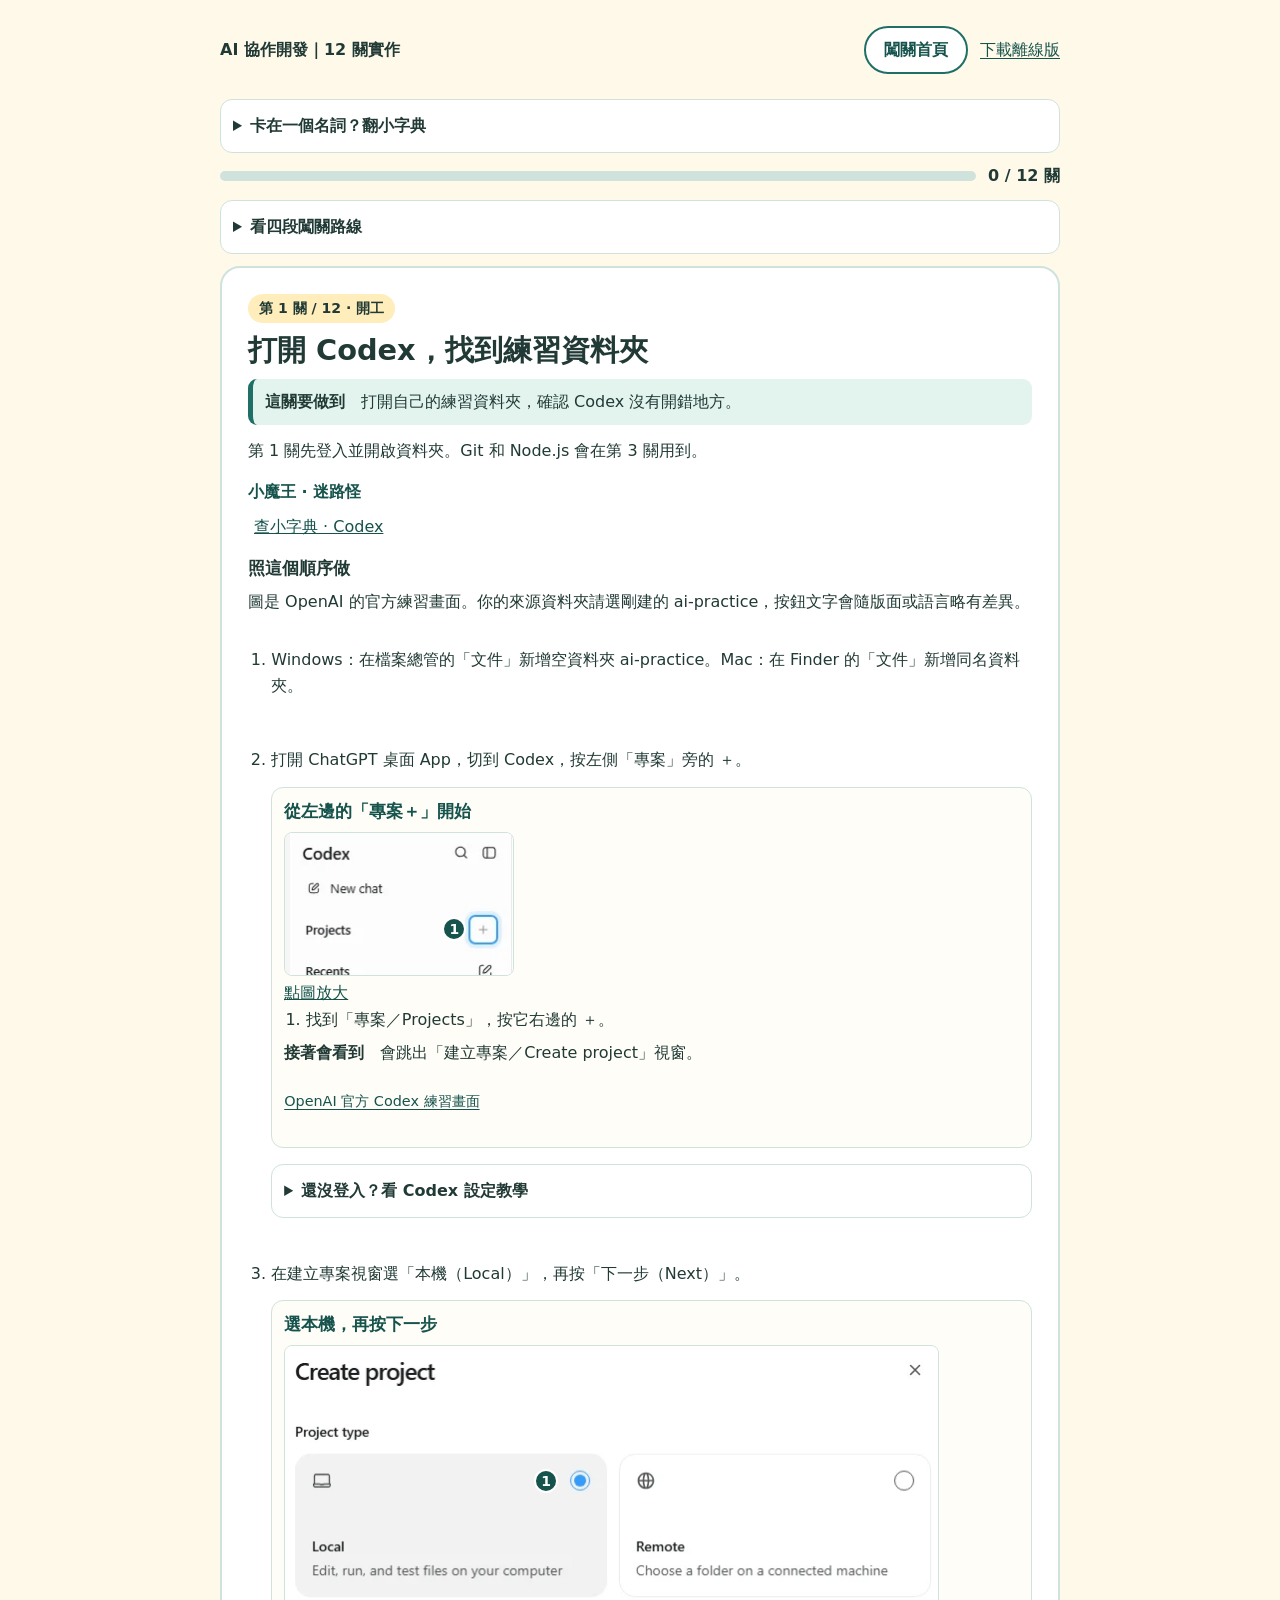
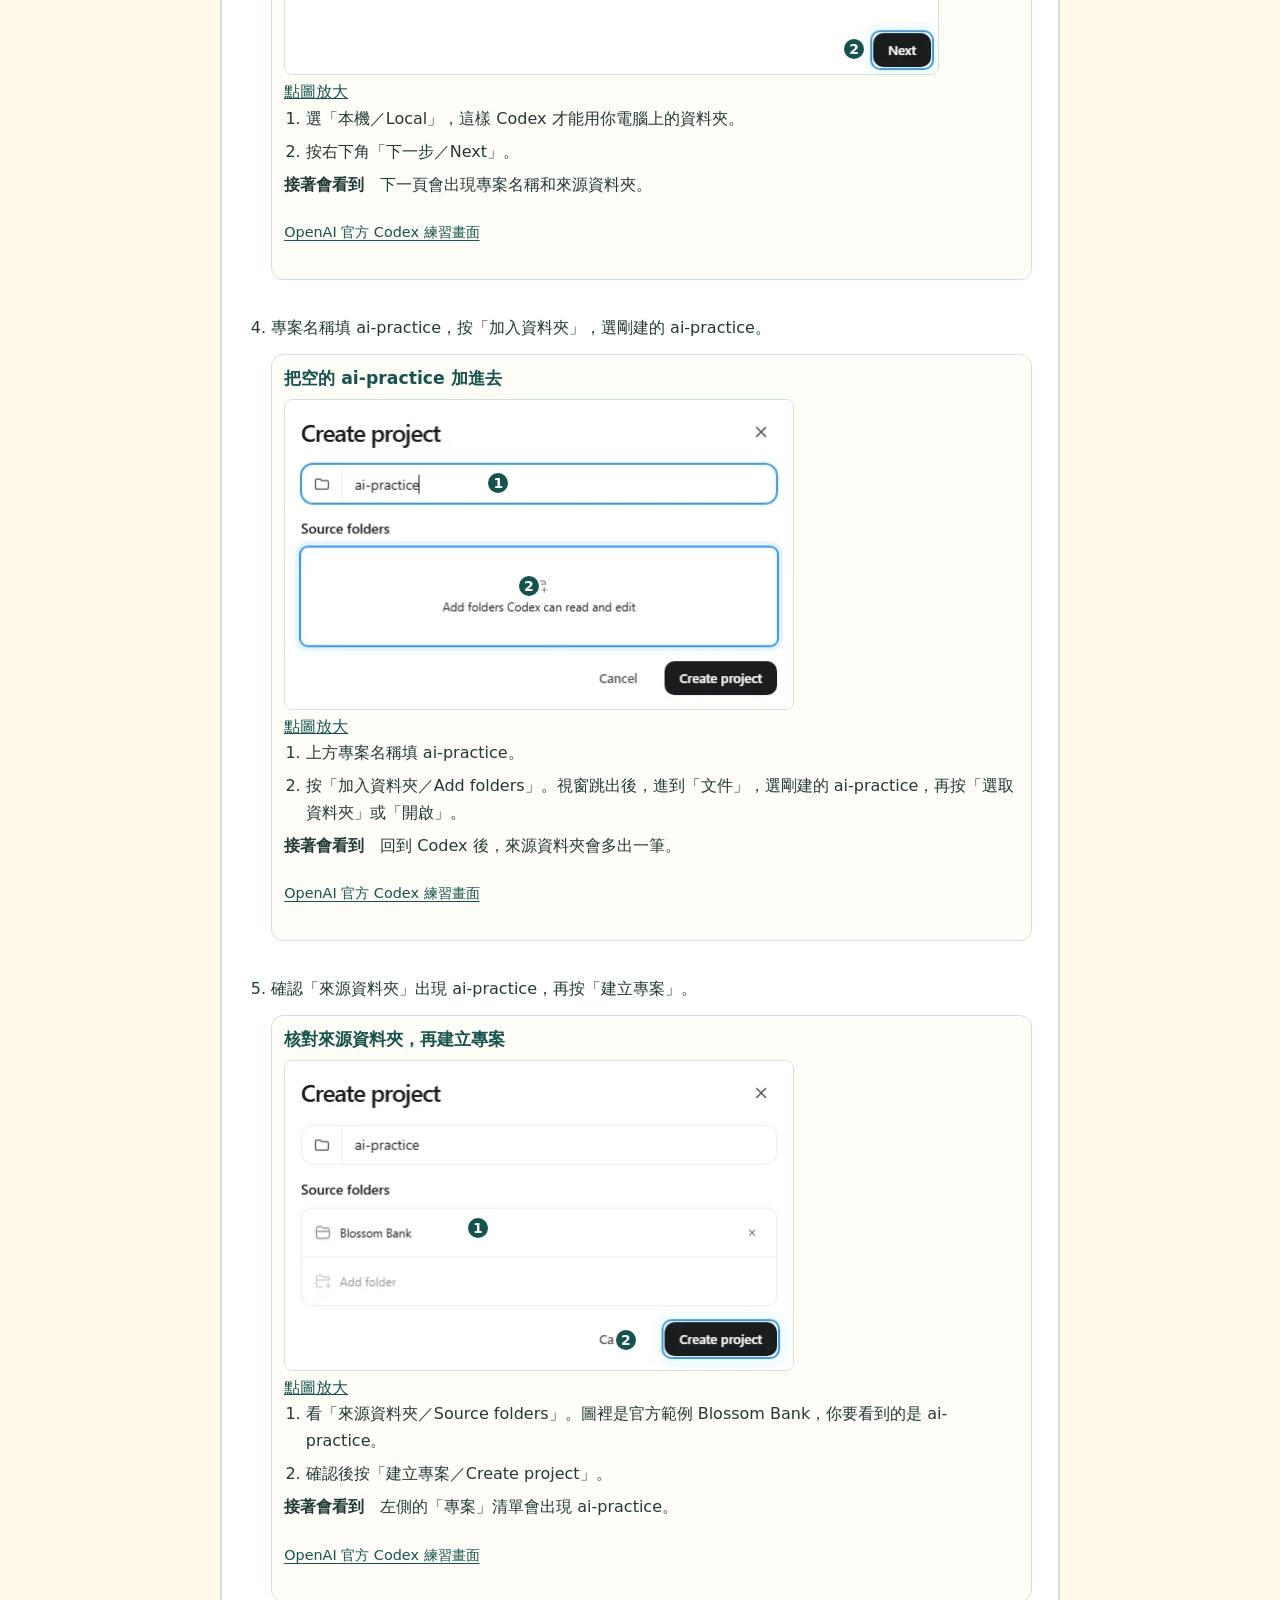
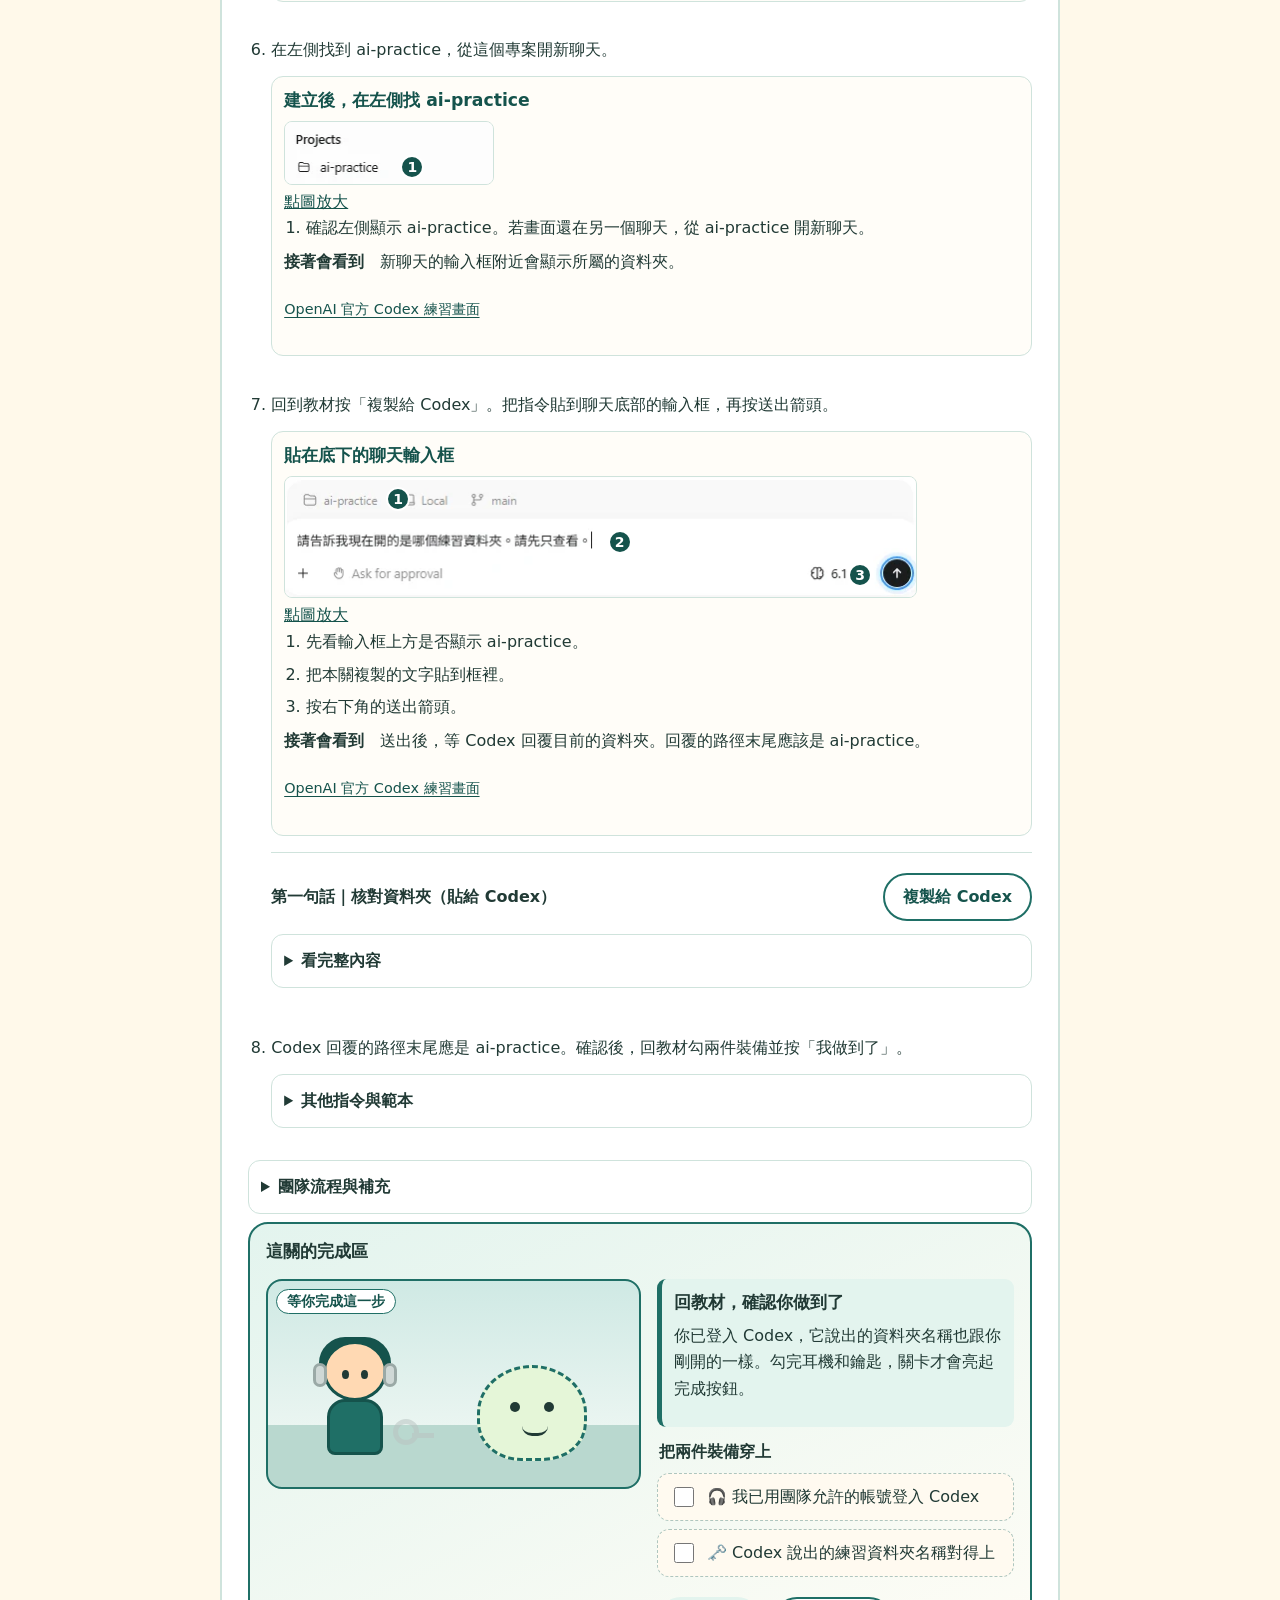
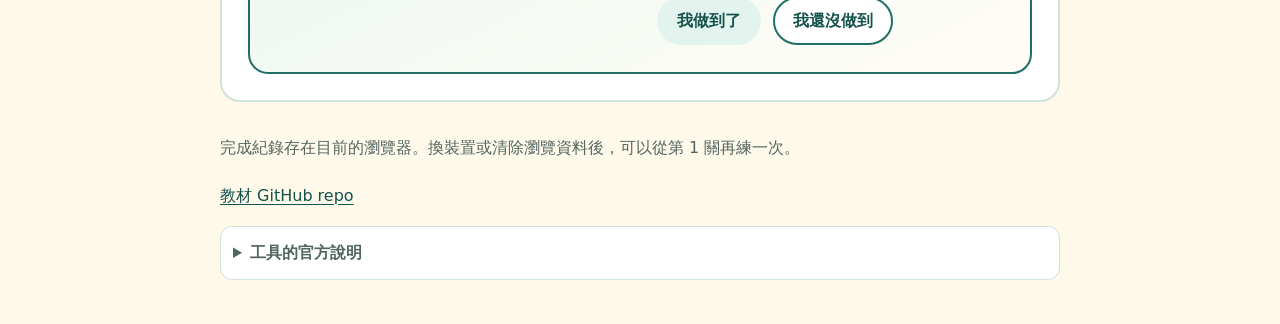
<file: site/notify-it.html>
<!doctype html><html lang="zh-Hant-TW"><head><meta charset="utf-8"><meta name="viewport" content="width=device-width,initial-scale=1"><title>AI 協作開發｜12 關實作</title><style>
:root {
  --sea:#1f6f66; --sea-dark:#15534c; --yolk:#f4b43a; --cream:#fff9ea;
  --ink:#213a35; --muted:#526660; --line:#cfe3dc; --mint:#e3f4ee;
}
* { box-sizing:border-box }
[hidden] { display:none !important }
body { margin:0; background:var(--cream); color:var(--ink); font:16px/1.65 "Noto Sans TC","Microsoft JhengHei",system-ui,sans-serif }
a { color:var(--sea-dark); text-underline-offset:.2em }
button { font:inherit }
:focus-visible { outline:3px solid #0b4fd1; outline-offset:3px }
.wrap { width:min(100%,880px); margin:auto; padding:16px 20px 36px }
.skip { position:absolute; left:12px; top:-120px }
.skip:focus { top:8px; background:white; z-index:1; padding:8px }
.top { display:flex; justify-content:space-between; align-items:center; flex-wrap:wrap; gap:8px 18px; margin-bottom:14px }
.top a, footer a { display:inline-flex; align-items:center; min-height:44px }
h1,h2,h3,p { overflow-wrap:anywhere }
h1,h2,h3 { line-height:1.3; margin:0 0 .6rem }
h1 { font-size:clamp(1.65rem,5vw,2.45rem) }
h2 { font-size:clamp(1.32rem,4vw,1.8rem) }
h3 { font-size:1.08rem }
p { margin:.45em 0 .8em }
.card { border:2px solid var(--line); border-radius:20px; background:#fff; padding:clamp(15px,3vw,26px); margin:12px 0 }
.welcome { display:grid; grid-template-columns:minmax(0,1fr) auto; gap:12px 20px; align-items:center }
.welcome p { max-width:56ch }
.welcome .sprout { transform:scale(1.25); margin-inline:12px }
.tag { display:inline-block; border-radius:99px; background:#ffedbb; padding:3px 11px; font-size:.88rem; font-weight:700; margin-bottom:.55rem }
.btn { min-height:48px; padding:8px 18px; border:2px solid transparent; border-radius:99px; color:#fff; background:var(--sea); font-weight:700; cursor:pointer }
.btn.alt { color:var(--sea-dark); border-color:var(--sea); background:#fff }
.btn.reward-next { background:var(--yolk); color:var(--ink) }
.btn[disabled] { color:var(--sea-dark); background:var(--mint); cursor:default }
.row { display:flex; flex-wrap:wrap; align-items:center; gap:8px 12px; margin:.65em 0 }
.progress-track { min-width:100px; flex:1; height:10px; border-radius:9px; background:var(--line); overflow:hidden }
.progress-track i { display:block; height:100%; width:0; background:var(--sea) }
details { background:#fff; border:1px solid var(--line); border-radius:12px; padding:4px 12px; margin:8px 0 }
summary { cursor:pointer; font-weight:700; min-height:44px; align-content:center }
.map { list-style:none; padding:0; margin:6px 0 12px; display:grid; grid-template-columns:repeat(4,minmax(0,1fr)); gap:8px }
.map button { width:100%; min-height:60px; border:1px solid var(--line); border-radius:12px; background:#fff; color:var(--ink); padding:6px; cursor:pointer; overflow-wrap:anywhere }
.map button span { display:block; font-weight:700; color:var(--sea-dark) }
.map button[aria-current=true] { border:2px solid var(--sea) }
.map button[aria-disabled=true] { border-style:dashed; color:var(--muted); cursor:not-allowed }
.map button[data-done] { background:var(--mint) }
.route-line { display:flex; flex-wrap:wrap; gap:8px; list-style:none; padding:0; margin:12px 0 }
.route-line li { background:var(--mint); padding:6px 10px; border-radius:9px; overflow-wrap:anywhere }
.lesson-goal { background:var(--mint); border-left:5px solid var(--sea); border-radius:9px; padding:10px 12px }
.lesson-boss { margin:14px 0 0; color:var(--sea-dark) }
.instructions { padding-inline-start:1.35em }
.instructions li + li { margin-block-start:.4em }
.prompt { border-block-start:1px solid var(--line); padding-block-start:10px; margin-block:12px }
.prompt strong { flex:1 1 180px }
.feedback,.recovery { color:var(--sea-dark); overflow-wrap:anywhere }
.recovery { background:#fff2cd; border-radius:10px; padding:10px 12px }
pre { white-space:pre-wrap; overflow-wrap:anywhere; padding:12px; background:#f6f3e9; border-radius:10px; max-height:320px; overflow:auto; font:.92rem/1.65 Consolas,"Microsoft JhengHei",monospace }
.result { background:var(--mint); border-left:5px solid var(--sea); border-radius:9px; padding:12px }
.reward { background:#fff2cd; border:1px solid #e9cb7c; border-radius:14px; padding:12px }
.sprout { position:relative; width:72px; height:76px; flex:none }
.sprout .stem { position:absolute; bottom:6px; left:34px; width:5px; height:42px; background:var(--sea-dark); border-radius:4px }
.sprout .leaf { position:absolute; bottom:38px; width:30px; height:20px; background:var(--sea); border-radius:2px 20px 2px 20px }
.sprout .left { left:7px; transform:scaleX(-1) rotate(-12deg) }
.sprout .right { left:37px; transform:rotate(-12deg) }
.sprout .soil { position:absolute; bottom:0; left:12px; width:48px; height:14px; background:var(--yolk); border-radius:50% 50% 0 0 }
.star { position:absolute; left:27px; top:0; color:#955800; font-size:24px; line-height:1 }
@media (prefers-reduced-motion:no-preference) {
  .celebrate .leaf { animation:grow .7s ease-out both }
  .celebrate .star { animation:jump .8s ease-out both }
  @keyframes grow { from { opacity:0; transform:scale(.1) } }
  @keyframes jump { from { opacity:0; transform:translateY(35px) scale(.2) } }
}
footer { color:var(--muted); padding-top:14px }
.sr { position:absolute; width:1px; height:1px; padding:0; margin:-1px; overflow:hidden; clip-path:inset(50%); white-space:nowrap }
@media (max-width:570px) {
  .wrap { padding-inline:14px }
  .welcome { grid-template-columns:1fr }
  .welcome .sprout { display:none }
  .map { grid-template-columns:repeat(3,minmax(0,1fr)) }
}
@media print {
  body { background:white }
  main article[hidden] { display:block !important }
  .progress,.map-panel,.btn,.skip,.top,footer,.reward,.recovery { display:none !important }
  details:not([open]) > :not(summary) { display:block !important }
  pre { max-height:none; overflow:visible }
}
.milestone { position:relative; border:2px solid #e1b745; background:#fff1bd; isolation:isolate }
.recap { margin:12px 0; padding:12px; background:#fffdf5; border-radius:10px }
.fireworks { position:absolute; inset:0; pointer-events:none; overflow:hidden; z-index:-1 }
.fireworks span { position:absolute; color:#b2730a; top:16px; left:calc(15% + var(--i) * 17%); opacity:0; font-size:28px }
@media (prefers-reduced-motion:no-preference) {
  .completion-scene.celebrate .fireworks span { animation:stage-stars 1.15s ease-out both; animation-delay:calc(var(--i) * 55ms) }
  @keyframes stage-stars {
    0% { opacity:0; transform:translateY(38px) scale(.25) }
    32% { opacity:1; transform:translateY(-12px) scale(1.2) }
    100% { opacity:0; transform:translateY(-32px) scale(.8) }
  }
}

.stage{position:relative;height:210px;background:linear-gradient(#cfe9e4,#eaf5f1 70%,#b9d8cf 70%);border-radius:var(--r);overflow:hidden;border:2px solid var(--sea)}
/* 原創角色：領路人小嚮導 */
.hero-c{position:absolute;left:12%;bottom:26px;width:84px;height:120px}
.hero-c .hd{position:absolute;left:10px;top:0;width:64px;height:60px;background:#ffd9b3;border-radius:50%;border:3px solid var(--sea-d)}
.hero-c .hd::before,.hero-c .hd::after{content:"";position:absolute;top:26px;width:7px;height:9px;background:var(--ink);border-radius:50%}.hero-c .hd::before{left:16px}.hero-c .hd::after{right:16px}
.hero-c .hair{position:absolute;left:6px;top:-4px;width:72px;height:30px;background:var(--sea-d);border-radius:40px 40px 6px 6px}
.hero-c .bd{position:absolute;left:14px;top:58px;width:56px;height:56px;background:var(--sea);border-radius:18px 18px 8px 8px;border:3px solid var(--sea-d)}
.ear{position:absolute;top:22px;width:14px;height:24px;border-radius:7px;background:#cfd8d6;border:3px solid #9aa9a6;transition:.3s}.ear.l{left:0}.ear.r{right:0}
.eq-on .ear{background:var(--egg);border-color:#b17c10}
.keyb{position:absolute;right:-22px;top:78px;width:26px;height:26px;border:5px solid #b9c4c2;border-radius:50%;opacity:.55;transition:.3s}.keyb::after{content:"";position:absolute;left:14px;top:9px;width:22px;height:5px;background:inherit;background:#b9c4c2}
.eq-key .keyb{border-color:var(--egg);opacity:1}.eq-key .keyb::after{background:var(--egg)}
/* 友善小魔王：空白怪 */
.boss{position:absolute;right:14%;bottom:26px;width:110px;height:96px;background:#fff;border:3px dashed var(--sea);border-radius:50% 50% 40% 40%;transition:.4s}
.boss::before,.boss::after{content:"";position:absolute;top:34px;width:10px;height:10px;background:var(--ink);border-radius:50%}.boss::before{left:30px}.boss::after{right:30px}
.boss i{position:absolute;left:42px;top:58px;width:26px;height:10px;border-bottom:3px solid var(--ink);border-radius:0 0 20px 20px}
.boss.beat{transform:scale(.55) translateY(40px);opacity:.25;filter:grayscale(1)}
/* Original character art from the approved Claude Code prototype. */
:root { --sea-d:var(--sea-dark); --egg:var(--yolk); --r:16px }
.welcome { grid-template-columns:minmax(0,1.25fr) minmax(260px,1fr); background:linear-gradient(155deg,var(--mint),#fffdf6) }
.game-scene { margin:12px 0; max-width:560px }
.game-scene .boss { background:var(--monster,#fff) }
.game-scene .crown { position:absolute; top:-17px; left:30px; width:44px; height:24px; background:var(--yolk); clip-path:polygon(0 0,25% 42%,50% 0,75% 42%,100% 0,91% 100%,9% 100%) }
.game-scene .boss { --monster:#fff }
.game-scene .boss.leaf-boss { --monster:#e5f6d8 }
.game-scene .boss.pond-boss { --monster:#d9edf6 }
.game-scene .boss.sun-boss { --monster:#ffeed0 }
.game-scene .boss.crowned { border-style:solid; border-color:#a96812 }
.game-scene:has(.boss.crowned) { background:linear-gradient(#f9ead2,#fff3d6 70%,#ead4a8 70%) }
.gear-checks { border:0; padding:0; margin:12px 0 }
.gear-checks legend { font-weight:800 }
.gear-checks label { display:flex; align-items:center; gap:10px; background:#fffaf0; border:1px dashed #aec6bf; border-radius:12px; padding:9px 12px; margin:8px 0; min-height:48px; cursor:pointer }
.gear-checks label:has(:checked) { background:#fff1bd; border-style:solid; border-color:#b7861d }
.gear-checks input { width:20px; height:20px; flex:none; accent-color:var(--sea) }
.equipment section + section { border-top:1px solid var(--line); padding-top:14px }
.map-chapter { margin-block:10px }
.map-chapter .map { grid-template-columns:repeat(3,minmax(0,1fr)) }
.map button[data-big] { background:#fff3d6 }
.map button[data-big][data-done] { border-color:#92600d }
.milestone .recap h3 { color:var(--sea-dark) }
@media (max-width:570px) {
  .welcome { grid-template-columns:1fr }
  .game-scene.stage { height:145px }
  .game-scene .hero-c { left:10%; bottom:12px; transform:scale(.8); transform-origin:left bottom }
  .game-scene .boss { right:12%; bottom:12px; scale:.8; transform-origin:right bottom }
}
@media (prefers-reduced-motion:reduce) { .game-scene * { transition:none !important } }
@media print { .game-scene,.gear-checks { display:none !important } }
.walkthrough-shot { margin:14px 0; padding:12px 0; border-block-start:1px solid var(--line) }
.walkthrough-shot h3 { margin-block-start:0 }
.shot-frame { position:relative; width:min(100%,var(--shot-width)); line-height:0 }
.shot-frame img { display:block; width:100%; height:auto; border:1px solid var(--line); border-radius:8px }
.shot-point {
  position:absolute; display:grid; place-items:center; width:24px; height:24px; transform:translate(-50%,-50%);
  border:2px solid #fff; border-radius:50%; background:var(--sea-dark); color:#fff; font-weight:800; font-size:14px; line-height:1;
}
.shot-source { color:var(--muted); font-size:.9rem }
.shot-source a { display:inline-flex; align-items:center; min-height:44px }
@media print { .walkthrough-shot { break-inside:avoid } }
.lesson-steps { padding-inline-start:1.45em }
.lesson-steps > li { padding-block:8px; margin-block:12px }
.lesson-steps .walkthrough-shot { margin:9px 0 16px; padding:12px; background:#fffdf8; border:1px solid var(--line); border-radius:12px }
.lesson-steps .walkthrough-shot:last-child { margin-bottom:0 }
.lesson-steps figcaption h3 { color:var(--sea-dark) }
.shot-open { display:block; width:min(100%,var(--shot-width)); max-width:100%; min-height:44px; padding:0; border:0; background:none; color:var(--sea-dark); text-align:start; cursor:zoom-in }
.shot-open .shot-frame { display:block; width:100% }
.shot-open-label { display:inline-block; text-decoration:underline; margin-top:4px }
.shot-viewer { width:min(96vw,1040px); max-width:96vw; max-height:94vh; max-height:94dvh; padding:14px; border:1px solid var(--line); border-radius:15px; background:#fcfbf7; color:var(--ink) }
.shot-viewer::backdrop { background:#18302bd9 }
.shot-viewer-header { display:flex; align-items:center; justify-content:space-between; gap:8px 12px }
.shot-viewer-header h2 { font-size:1.15rem; margin:0 }
.shot-viewer-header form { flex:none }
.shot-viewer-canvas { overflow:auto; max-height:73vh; max-height:73dvh }
.shot-viewer-canvas .shot-frame { display:block; width:max(100%,var(--shot-width)); max-width:none }
.shot-viewer-hint { margin:7px 0 0; color:var(--muted) }
@media print { .shot-viewer,.shot-open-label { display:none !important } }
.copy-guide { margin:8px 0 12px; padding:10px 12px 10px 32px; background:#e8f4ef; border-radius:10px }
.copy-guide li + li { margin-top:7px }
.copy-guide strong,.copy-guide span { display:block }
.copy-guide strong { color:var(--sea-dark) }
.copy-guide span { overflow-wrap:anywhere }

.lesson-completion {
  display:grid; gap:10px; scroll-margin-top:8px;
  border:2px solid var(--sea); border-radius:20px; padding:10px;
  background:linear-gradient(155deg,var(--mint),#fffdf6);
}
.lesson-completion > h3 { margin:0 }
.completion-panel { min-width:0 }
.completion-scene.game-scene { width:100%; max-width:none; margin:0 }
.completion-scene .stage-badge {
  position:absolute; top:8px; left:8px; z-index:2; padding:2px 10px;
  border:1px solid var(--sea); border-radius:99px; background:#fff; color:var(--sea-dark);
  font-size:.85rem; font-weight:700; line-height:1.4;
}
.completion-scene .scene-reward { position:absolute; right:16%; bottom:12px; visibility:hidden }
.completion-scene.is-complete .scene-reward { visibility:visible }
.completion-scene .boss.beat { opacity:0; visibility:hidden; transition:transform .45s,opacity .45s,visibility 0s .45s }
.completion-scene:not(.celebrate) .boss { transition:none }
.completion-scene.is-complete .hero-c .bd { background:#2a8a7e; box-shadow:0 0 0 4px #fff1bd }
.completion-scene .fireworks { z-index:1 }
.lesson-completion .recap { margin:0; border:1px solid #e9cb7c }
@media (max-width:699px) { .completion-scene.game-scene.stage { height:145px } }
@media (min-width:700px) {
  .lesson-completion { grid-template-columns:minmax(0,1.05fr) minmax(0,1fr); padding:16px; gap:16px }
  .lesson-completion > h3,.lesson-completion .recap { grid-column:1/-1 }
  .completion-scene .scene-reward { bottom:26px }
}
@media print { .lesson-completion { display:block; border:0 } }
.glossary input { width:100%; min-height:44px; padding:8px 10px; font:inherit; border:1px solid #526660; border-radius:8px }
.glossary label { display:block; font-weight:700 }
.glossary dl { margin:6px 0 }
.glossary [data-term] { border-block-start:1px solid #cfe3dc; padding:10px 0 }
.glossary dt { font-weight:800; color:#15534c }
.glossary dd { margin:4px 0 0; overflow-wrap:anywhere }
.glossary [hidden] { display:none !important }
.term-link { margin:0 0 8px; min-height:44px; border:0; background:transparent; color:#15534c; text-decoration:underline; font:inherit; cursor:pointer }
</style></head><body data-entry="notify-it"><a class="skip" href="#main">跳到課程內容</a><div class="wrap"><header class="top"><strong>AI 協作開發｜12 關實作</strong><div class="row"><button class="btn alt" type="button" id="back-home">闖關首頁</button><a href="handbook.html" download>下載離線版</a></div></header><main id="main" tabindex="-1"><section class="card welcome" id="welcome"><div><h1 tabindex="-1">做一個你想用的功能</h1><p>想讓搜尋更好用，或加一個常用的按鈕？跟著這 12 關，把點子說給 AI 聽，做出一個可以親手試的小版本。</p><ol class="route-line"><li>說清楚想改什麼</li><li>用 AI 做出一小版</li><li>親手測試</li><li>交給團隊審查</li></ol><p>用電腦開啟 Codex，就可以先從空資料夾練習。最後帶上你自己的點子，和 Kevin 及隊友一起看怎麼加進團隊系統。</p><button type="button" class="btn" id="start">開始第 1 關</button></div><div class="stage game-scene" aria-hidden="true"><div class="hero-c"><div class="hair"></div><div class="hd"></div><div class="bd"></div><span class="ear l"></span><span class="ear r"></span><span class="keyb"></span></div><div class="boss pond-boss crowned"><i></i><span class="crown"></span></div></div></section><details class="glossary" id="glossary"><summary>卡在一個名詞？翻小字典</summary><p>想到哪個就查哪個。可以打中文，也可以直接貼上看到的英文字。</p><label>查名詞 <input type="search" placeholder="例如 PR、分支、Node.js"></label><button type="button" class="term-link" data-glossary-return hidden>回到剛才的關卡</button><p role="status" data-glossary-status></p><dl><div data-term><dt>AI 助手（Codex／Claude）</dt><dd>可以先把 AI 當成一位搭檔。Codex 可以照你的要求讀程式、試改和跑測試。Claude 可以先畫給你看，也能幫忙找漏掉的地方。<br><strong>舉個例子：</strong>你說「搜尋前後有空白也要找得到」，再親手確認結果。</dd></div><div data-term><dt>專案（Project）</dt><dd>做一個工具需要的程式、資料和說明，放在同一個地方。<br><strong>舉個例子：</strong>第 1 關你自己建的 ai-practice，就是放這次練習檔案的地方。</dd></div><div data-term><dt>Node.js／LTS</dt><dd>這門課要用 Node.js 在你的電腦上跑搜尋練習和檢查。裝好後，Codex 才能幫你跑這份練習的測試，告訴你改完有沒有修好。純聊天、寫工單或看教材時，還用不到它。<br><strong>舉個例子：</strong>搜尋「入門」前後多了空白，本來找不到課程。修好後，請 Codex 用 Node.js 再跑一次，看同一筆輸入能不能找到「程式入門」。下載頁的 LTS 是長期支援版。團隊專案有指定版本時，就照專案說明安裝。</dd></div><div data-term><dt>終端機（Terminal／PowerShell）</dt><dd>可以用打字叫電腦做事的視窗。Windows 的 PowerShell 就是其中一種。<br><strong>舉個例子：</strong>輸入 node --version，是請電腦告訴你裝了哪個版本。</dd></div><div data-term><dt>Git／GitHub</dt><dd>Git 幫你記錄程式改了哪裡。GitHub 是團隊放程式、討論改動和請人審查的網站。<br><strong>舉個例子：</strong>在自己電腦存一筆 Git 紀錄。等對方確認可以送出，再放到 GitHub。</dd></div><div data-term><dt>程式庫（Repository／Repo）</dt><dd>一個專案的檔案和修改紀錄放在一起的地方。<br><strong>舉個例子：</strong>Kevin 傳來的 GitHub 練習專案連結，通常會帶你到 repo。</dd></div><div data-term><dt>工單（Issue）</dt><dd>一張寫清楚想改什麼、怎麼重現和怎樣算做好的工作單。<br><strong>舉個例子：</strong>「貼上前後有空白的『入門』也要找到課程」比「搜尋怪怪的」好懂。</dd></div><div data-term><dt>分支（Branch／main）</dt><dd>分支是從某一版開出來的工作線。團隊常把主要版本叫 main。<br><strong>舉個例子：</strong>把搜尋修改放在這張工單的分支上，團隊可以先看過。</dd></div><div data-term><dt>存一版（Commit）</dt><dd>把這次挑好的改動存成一筆版本紀錄，順便寫一句改了什麼。<br><strong>舉個例子：</strong>例如「讓搜尋忽略前後空白」。之後能找到這次改過哪些檔案。</dd></div><div data-term><dt>送到 GitHub（Push）</dt><dd>把你電腦上的版本紀錄送到 GitHub，讓隊友也看得到。<br><strong>舉個例子：</strong>先確認要送到哪個專案和分支，再依團隊授權送出。</dd></div><div data-term><dt>審查頁（Pull Request／PR／Draft PR）</dt><dd>PR 是給隊友看這批改動的頁面。Draft PR 還在準備中。<br><strong>舉個例子：</strong>你可以放工單、測試結果和畫面，請 IT 幫忙看空查詢的結果。</dd></div><div data-term><dt>合併／部署（Merge／Deploy）</dt><dd>合併是把通過審查的改動接回團隊的版本。部署是把某個版本送到大家實際使用的環境。<br><strong>舉個例子：</strong>團隊把修改合進主版本後，會依流程決定何時讓使用者用到。</dd></div><div data-term><dt>測試／自動檢查（Test／CI）</dt><dd>測試是照一個方法確認結果。CI 可以在 GitHub 自動跑團隊設定的檢查。<br><strong>舉個例子：</strong>先用同一個輸入試兩次。一開始找不到課程，修完後找得到。</dd></div><div data-term><dt>重現／驗收</dt><dd>重現是照相同步驟再看一次問題。驗收是依約好的結果親手試，確認這次做對了。<br><strong>舉個例子：</strong>一開始先搜帶空白的『入門』，修完後再用同一個輸入檢查。</dd></div><div data-term><dt>README</dt><dd>專案附的使用說明，通常會寫怎麼開起來、怎麼試。<br><strong>舉個例子：</strong>關掉練習工具，再照 README 自己打開一次。</dd></div><div data-term><dt>AI 分工（Agent）</dt><dd>把不同工作分給不同的 AI，說清楚各自要看什麼、交什麼、何時停。<br><strong>舉個例子：</strong>Codex 改檔，Claude 只看差異、找漏測的地方，最後由你確認。</dd></div></dl></details><div class="row progress"><div class="progress-track" id="progress" role="progressbar" aria-label="完成關卡數" aria-valuemin="0" aria-valuemax="12" aria-valuenow="0"><i></i></div><b id="count"></b></div><details class="map-panel"><summary>看四段闖關路線</summary><section class="map-chapter"><h3>第一段｜讓 AI 聽懂你</h3><ol class="map"><li><button type="button" data-level="0"><span>1 關</span>打開 Codex，找到練習資料夾</button></li><li><button type="button" data-level="1"><span>2 關</span>把工作方式告訴 Codex</button></li><li><button type="button" data-level="2" data-big><span>3 關 · 大魔王</span>先看一次搜尋為什麼失敗</button></li></ol></section><section class="map-chapter"><h3>第二段｜修好第一個問題</h3><ol class="map"><li><button type="button" data-level="3"><span>4 關</span>寫一張隊友看得懂的工單</button></li><li><button type="button" data-level="4"><span>5 關</span>開一個分支，放心試改</button></li><li><button type="button" data-level="5" data-big><span>6 關 · 大魔王</span>只改一處，看搜尋結果回來</button></li></ol></section><section class="map-chapter"><h3>第三段｜把修改交給隊友</h3><ol class="map"><li><button type="button" data-level="6"><span>7 關</span>自己試一次，再把這一版存好</button></li><li><button type="button" data-level="7"><span>8 關</span>開一張審查草稿</button></li><li><button type="button" data-level="8" data-big><span>9 關 · 大魔王</span>請 IT 幫忙看一個重點</button></li></ol></section><section class="map-chapter"><h3>第四段｜做出自己的小功能</h3><ol class="map"><li><button type="button" data-level="9"><span>10 關</span>先量一次，再決定值不值得改</button></li><li><button type="button" data-level="10"><span>11 關</span>從空資料夾做出一個小工具</button></li><li><button type="button" data-level="11" data-big><span>12 關 · 大魔王</span>把自己的點子加進剛做的工具</button></li></ol></section></details><article class="card" id="setup" data-lesson hidden><span class="tag">第 1 關 / 12 · 開工</span><h2 tabindex="-1">打開 Codex，找到練習資料夾</h2><p class="lesson-goal"><strong>這關要做到</strong>　打開自己的練習資料夾，確認 Codex 沒有開錯地方。</p><p>第 1 關先登入並開啟資料夾。Git 和 Node.js 會在第 3 關用到。</p><p class="lesson-boss"><strong>小魔王 · 迷路怪</strong></p><button type="button" class="term-link" data-glossary-open="Codex">查小字典 · Codex</button><section class="walkthrough"><h3>照這個順序做</h3><p>圖是 OpenAI 的官方練習畫面。你的來源資料夾請選剛建的 ai-practice，按鈕文字會隨版面或語言略有差異。</p><ol class="lesson-steps"><li><p>Windows：在檔案總管的「文件」新增空資料夾 ai-practice。Mac：在 Finder 的「文件」新增同名資料夾。</p></li><li><p>打開 ChatGPT 桌面 App，切到 Codex，按左側「專案」旁的 ＋。</p><figure class="walkthrough-shot"><figcaption><h3>從左邊的「專案＋」開始</h3></figcaption><button type="button" class="shot-open" data-shot-open style="--shot-width:230px" aria-label="放大：從左邊的「專案＋」開始"><span class="shot-frame" style="--shot-width:230px"><img src="./screenshots/codex-project-plus.webp" width="230" height="144" loading="lazy" decoding="async" alt="官方練習畫面的 Codex 側欄，Projects 右邊有一個＋。"><span aria-hidden="true"><span class="shot-point" style="left:74%;top:67%">1</span></span></span><span class="shot-open-label" aria-hidden="true">點圖放大</span></button><ol class="instructions"><li>找到「專案／Projects」，按它右邊的 ＋。</li></ol><p><strong>接著會看到</strong>　會跳出「建立專案／Create project」視窗。</p><p class="shot-source"><a href="https://learn.chatgpt.com/training/codex-lab/index.html?step=project">OpenAI 官方 Codex 練習畫面</a></p></figure><details class="equipment"><summary>還沒登入？看 Codex 設定教學</summary><section><h3>Codex 耳機｜先登入，再打開資料夾</h3><p><strong>為什麼要準備？</strong> 讓 Codex 在正確的地方陪你試。先確認開的是練習資料夾，之後才請它看程式或動手改。</p><p><strong>哪一關會用到？</strong> 第 1 關，第一次打開練習資料夾。</p><ol class="instructions"><li>打開 Codex 桌面 App，用團隊允許的帳號登入。</li><li>切到 Codex，Windows 按 Ctrl + O，Mac 按 Command + O，再選「文件」裡的 ai-practice。</li></ol><p><strong>怎麼知道準備好了？</strong> 你已登入可使用的帳號，Codex 說的資料夾名稱也跟你剛開的一樣。</p><p><a href="https://learn.chatgpt.com/docs/app">桌面 App 官方說明</a></p><p>可以用已登入的 Codex 請它協助。如果目前還登入不了，先從下方官方說明開始，或請 Kevin 帶你開起來。</p><div class="prompt"><div class="row"><strong>請 Codex 帶我準備 Codex（貼給 Codex）</strong><button type="button" class="btn alt" data-copy>複製給 Codex</button></div><p class="feedback" role="status"></p><ol class="copy-guide" hidden><li><strong>貼到這裡</strong><span>如果已經能用 Codex，貼到現在的聊天輸入框。還無法登入時，先照這張裝備卡的官方說明。</span></li><li><strong>看到這個結果</strong><span>你已登入，Codex 能說出你剛建的 ai-practice 資料夾。</span></li><li><strong>回教材接著做</strong><span>回第一關底部勾選兩件裝備，再按「我做到了」。</span></li></ol><details><summary>看完整內容</summary><pre tabindex="0">請一次一步帶我確認 Codex 已登入可使用的帳號，且開的是我剛建立的空資料夾 ai-practice。每一步先說我要按哪裡、會看到什麼，等我回覆再繼續。登入由我自己在官方畫面操作。如果我還打不開 Codex，請指引我看官方桌面 App 說明，或請 Kevin 協助。</pre></details></div></section></details></li><li><p>在建立專案視窗選「本機（Local）」，再按「下一步（Next）」。</p><figure class="walkthrough-shot"><figcaption><h3>選本機，再按下一步</h3></figcaption><button type="button" class="shot-open" data-shot-open style="--shot-width:655px" aria-label="放大：選本機，再按下一步"><span class="shot-frame" style="--shot-width:655px"><img src="./screenshots/codex-project-local.webp" width="655" height="329" loading="lazy" decoding="async" alt="建立專案視窗，Local 已選取，右下角有 Next。"><span aria-hidden="true"><span class="shot-point" style="left:40%;top:41%">1</span><span class="shot-point" style="left:87%;top:92%">2</span></span></span><span class="shot-open-label" aria-hidden="true">點圖放大</span></button><ol class="instructions"><li>選「本機／Local」，這樣 Codex 才能用你電腦上的資料夾。</li><li>按右下角「下一步／Next」。</li></ol><p><strong>接著會看到</strong>　下一頁會出現專案名稱和來源資料夾。</p><p class="shot-source"><a href="https://learn.chatgpt.com/training/codex-lab/index.html?step=project">OpenAI 官方 Codex 練習畫面</a></p></figure></li><li><p>專案名稱填 ai-practice，按「加入資料夾」，選剛建的 ai-practice。</p><figure class="walkthrough-shot"><figcaption><h3>把空的 ai-practice 加進去</h3></figcaption><button type="button" class="shot-open" data-shot-open style="--shot-width:510px" aria-label="放大：把空的 ai-practice 加進去"><span class="shot-frame" style="--shot-width:510px"><img src="./screenshots/codex-project-add-folder.webp" width="510" height="310" loading="lazy" decoding="async" alt="建立專案表單，名稱是 ai-practice，下方有加入來源資料夾的區域。"><span aria-hidden="true"><span class="shot-point" style="left:42%;top:27%">1</span><span class="shot-point" style="left:48%;top:60%">2</span></span></span><span class="shot-open-label" aria-hidden="true">點圖放大</span></button><ol class="instructions"><li>上方專案名稱填 ai-practice。</li><li>按「加入資料夾／Add folders」。視窗跳出後，進到「文件」，選剛建的 ai-practice，再按「選取資料夾」或「開啟」。</li></ol><p><strong>接著會看到</strong>　回到 Codex 後，來源資料夾會多出一筆。</p><p class="shot-source"><a href="https://learn.chatgpt.com/training/codex-lab/index.html?step=project">OpenAI 官方 Codex 練習畫面</a></p></figure></li><li><p>確認「來源資料夾」出現 ai-practice，再按「建立專案」。</p><figure class="walkthrough-shot"><figcaption><h3>核對來源資料夾，再建立專案</h3></figcaption><button type="button" class="shot-open" data-shot-open style="--shot-width:510px" aria-label="放大：核對來源資料夾，再建立專案"><span class="shot-frame" style="--shot-width:510px"><img src="./screenshots/codex-project-source.webp" width="510" height="310" loading="lazy" decoding="async" alt="來源資料夾清單有官方練習使用的 Blossom Bank，右下角是 Create project。"><span aria-hidden="true"><span class="shot-point" style="left:38%;top:54%">1</span><span class="shot-point" style="left:67%;top:90%">2</span></span></span><span class="shot-open-label" aria-hidden="true">點圖放大</span></button><ol class="instructions"><li>看「來源資料夾／Source folders」。圖裡是官方範例 Blossom Bank，你要看到的是 ai-practice。</li><li>確認後按「建立專案／Create project」。</li></ol><p><strong>接著會看到</strong>　左側的「專案」清單會出現 ai-practice。</p><p class="shot-source"><a href="https://learn.chatgpt.com/training/codex-lab/index.html?step=project">OpenAI 官方 Codex 練習畫面</a></p></figure></li><li><p>在左側找到 ai-practice，從這個專案開新聊天。</p><figure class="walkthrough-shot"><figcaption><h3>建立後，在左側找 ai-practice</h3></figcaption><button type="button" class="shot-open" data-shot-open style="--shot-width:210px" aria-label="放大：建立後，在左側找 ai-practice"><span class="shot-frame" style="--shot-width:210px"><img src="./screenshots/codex-project-sidebar.webp" width="210" height="62" loading="lazy" decoding="async" alt="Codex 的 Projects 底下顯示新建的 ai-practice 專案。"><span aria-hidden="true"><span class="shot-point" style="left:61%;top:72%">1</span></span></span><span class="shot-open-label" aria-hidden="true">點圖放大</span></button><ol class="instructions"><li>確認左側顯示 ai-practice。若畫面還在另一個聊天，從 ai-practice 開新聊天。</li></ol><p><strong>接著會看到</strong>　新聊天的輸入框附近會顯示所屬的資料夾。</p><p class="shot-source"><a href="https://learn.chatgpt.com/training/codex-lab/index.html?step=project">OpenAI 官方 Codex 練習畫面</a></p></figure></li><li><p>回到教材按「複製給 Codex」。把指令貼到聊天底部的輸入框，再按送出箭頭。</p><figure class="walkthrough-shot"><figcaption><h3>貼在底下的聊天輸入框</h3></figcaption><button type="button" class="shot-open" data-shot-open style="--shot-width:633px" aria-label="放大：貼在底下的聊天輸入框"><span class="shot-frame" style="--shot-width:633px"><img src="./screenshots/codex-chat-paste.webp" width="633" height="121" loading="lazy" decoding="async" alt="聊天輸入框上方顯示 ai-practice 和 Local，裡面已貼入一句檢查資料夾的訊息，右下有送出箭頭。"><span aria-hidden="true"><span class="shot-point" style="left:18%;top:19%">1</span><span class="shot-point" style="left:53%;top:54%">2</span><span class="shot-point" style="left:91%;top:81%">3</span></span></span><span class="shot-open-label" aria-hidden="true">點圖放大</span></button><ol class="instructions"><li>先看輸入框上方是否顯示 ai-practice。</li><li>把本關複製的文字貼到框裡。</li><li>按右下角的送出箭頭。</li></ol><p><strong>接著會看到</strong>　送出後，等 Codex 回覆目前的資料夾。回覆的路徑末尾應該是 ai-practice。</p><p class="shot-source"><a href="https://learn.chatgpt.com/training/codex-lab/index.html?step=project">OpenAI 官方 Codex 練習畫面</a></p></figure><div class="prompt"><div class="row"><strong>第一句話｜核對資料夾（貼給 Codex）</strong><button type="button" class="btn alt" data-copy>複製給 Codex</button></div><p class="feedback" role="status"></p><ol class="copy-guide" hidden><li><strong>貼到這裡</strong><span>在 Codex 左側的 ai-practice 專案開新聊天，貼到聊天底部的輸入框。</span></li><li><strong>看到這個結果</strong><span>Codex 說的完整路徑，最後一段是 ai-practice。</span></li><li><strong>回教材接著做</strong><span>回第一關底部，勾選耳機和鑰匙，再按「我做到了」。</span></li></ol><details><summary>看完整內容</summary><pre tabindex="0">我在做第 1 關。請只看我現在打開的本機工作資料夾，回覆完整路徑和最後一段的名稱，讓我確認是不是剛開的 ai-practice。若沒有開啟資料夾，請一次教我一步，帶我在 Codex 選擇剛才空的練習資料夾。這一關先不要建立或修改任何檔案。</pre></details></div></li><li><p>Codex 回覆的路徑末尾應是 ai-practice。確認後，回教材勾兩件裝備並按「我做到了」。</p><details><summary>其他指令與範本</summary><div class="prompt"><div class="row"><strong>檢查練習工具（貼給 Codex）</strong><button type="button" class="btn alt" data-copy>複製給 Codex</button></div><p class="feedback" role="status"></p><ol class="copy-guide" hidden><li><strong>貼到這裡</strong><span>ai-practice 專案裡，前面練習的同一個 Codex 聊天。</span></li><li><strong>看到這個結果</strong><span>Codex 回報 Git 和 Node.js 的版本，或告訴你缺哪一個。</span></li><li><strong>回教材接著做</strong><span>缺工具先展開「看準備與安裝教學」。第 1 關核對好資料夾後，就可以勾裝備過關。</span></li></ol><details><summary>看完整內容</summary><pre tabindex="0">請檢查這台電腦的 Git 和 Node.js 能不能用，回報兩個版本號。缺少時告訴我該請誰協助，先不要自行安裝或修改任何設定。</pre></details></div><div class="prompt"><div class="row"><strong>團隊設定卡（給 Kevin 填寫）</strong><button type="button" class="btn alt" data-copy>複製範本</button></div><p class="feedback" role="status"></p><details><summary>看完整內容</summary><pre tabindex="0">第 1–10 關的空資料夾（預設 ai-practice）：
第 11–12 關的空資料夾（預設 my-first-tool）：
GitHub 送審練習的連結（選做）：
遇到問題可以問誰：
正式專案／預設分支：
啟動與檢查方式：
預覽由誰確認：
GitHub 審查人／IT 通知對象及管道：
什麼時候通知 IT：
誰可以合併或部署：
Claude 可使用的資料範圍與共用產品體驗標準位置：</pre></details></div></details></li></ol></section><details><summary>團隊流程與補充</summary><p>設定卡先填前三行就能開始第一堂，其餘欄位在接正式任務前補齊；IT 窗口、通知管道與時機一律以這張卡為準。Git 用來記錄修改，Node.js 用來跑本課程的小測試，版本依專案 README。Git 提交身分使用團隊認可的姓名與電郵。只有需要讓 Codex 從終端操作 GitHub 時才加裝 GitHub CLI，並以官方登入流程登入後核對帳號。Claude Code 等做到複核或設計時，再依團隊允許的帳號、方案與資料範圍安裝。憑證依團隊方式設定，練習一律使用假資料。</p></details><section class="lesson-completion" tabindex="-1" aria-labelledby="completion-setup"><h3 id="completion-setup">這關的完成區</h3><div class="stage game-scene completion-scene" aria-hidden="true"><span class="stage-badge">等你完成這一步</span><div class="hero-c"><div class="hair"></div><div class="hd"></div><div class="bd"></div><span class="ear l"></span><span class="ear r"></span><span class="keyb"></span></div><div class="boss leaf-boss"><i></i></div><div class="scene-reward"><div class="sprout" aria-hidden="true"><i class="stem"></i><i class="leaf left"></i><i class="leaf right"></i><i class="soil"></i></div></div></div><div class="completion-panel"><div class="completion-check"><div class="result"><h3>回教材，確認你做到了</h3><p>你已登入 Codex，它說出的資料夾名稱也跟你剛開的一樣。勾完耳機和鑰匙，關卡才會亮起完成按鈕。</p></div><fieldset class="gear-checks"><legend>把兩件裝備穿上</legend><label><input type="checkbox" data-self-check data-gear="ear">🎧 我已用團隊允許的帳號登入 Codex</label><label><input type="checkbox" data-self-check data-gear="key">🗝️ Codex 說出的練習資料夾名稱對得上</label></fieldset><div class="row"><button type="button" class="btn" data-action="complete">我做到了</button><button type="button" class="btn alt" data-action="help">我還沒做到</button></div><p class="recovery" hidden>找不到「專案＋」？先確認目前是桌面 App 的 Codex 模式。Windows 可以按 Ctrl + O，Mac 按 Command + O，直接選「文件」下的 ai-practice。若結果不對，回到第 1 關第 5 步，核對來源資料夾。</p></div><div class="reward" hidden><h3>你練會了這一步</h3><p>你會確認 Codex 開對了資料夾。</p><button type="button" class="btn reward-next" data-action="next">前往第 2 關</button></div></div></section></article><article class="card" id="codex-standing-prompt" data-lesson hidden><span class="tag">第 2 關 / 12 · 開工</span><h2 tabindex="-1">把工作方式告訴 Codex</h2><p class="lesson-goal"><strong>這關要做到</strong>　讓 Codex 看完現況，等你交代任務再動手。</p><p>延續剛才在 ai-practice 開的聊天。後面的搜尋練習會繼續用這個聊天。</p><p class="lesson-boss"><strong>小魔王 · 搶快怪</strong></p><button type="button" class="term-link" data-glossary-open="AI 助手">查小字典 · AI 助手</button><section class="walkthrough"><h3>照這個順序做</h3><p>用第 1 關同一個聊天。圖片裡是第一關的文字，這次貼第二關的指令。</p><ol class="lesson-steps"><li><p>確認目前開的是練習資料夾。</p></li><li><p>把整段工作指令貼上。</p><figure class="walkthrough-shot"><figcaption><h3>貼在底下的聊天輸入框</h3></figcaption><button type="button" class="shot-open" data-shot-open style="--shot-width:633px" aria-label="放大：貼在底下的聊天輸入框"><span class="shot-frame" style="--shot-width:633px"><img src="./screenshots/codex-chat-paste.webp" width="633" height="121" loading="lazy" decoding="async" alt="聊天輸入框上方顯示 ai-practice 和 Local，裡面已貼入一句檢查資料夾的訊息，右下有送出箭頭。"><span aria-hidden="true"><span class="shot-point" style="left:18%;top:19%">1</span><span class="shot-point" style="left:53%;top:54%">2</span><span class="shot-point" style="left:91%;top:81%">3</span></span></span><span class="shot-open-label" aria-hidden="true">點圖放大</span></button><ol class="instructions"><li>先看輸入框上方是否顯示 ai-practice。</li><li>把本關複製的文字貼到框裡。</li><li>按右下角的送出箭頭。</li></ol><p><strong>接著會看到</strong>　送出後，等 Codex 回覆目前的資料夾。回覆的路徑末尾應該是 ai-practice。</p><p class="shot-source"><a href="https://learn.chatgpt.com/training/codex-lab/index.html?step=project">OpenAI 官方 Codex 練習畫面</a></p></figure><div class="prompt"><div class="row"><strong>常駐工作指令（整段貼給 Codex）</strong><button type="button" class="btn alt" data-copy>複製給 Codex</button></div><p class="feedback" role="status"></p><ol class="copy-guide" hidden><li><strong>貼到這裡</strong><span>ai-practice 專案裡，前面練習的同一個 Codex 聊天。</span></li><li><strong>看到這個結果</strong><span>Codex 回報資料夾與現況，停下來等你的任務。空資料夾還沒有分支也正常。</span></li><li><strong>回教材接著做</strong><span>回本關底部，按「我做到了」。</span></li></ol><details><summary>看完整內容</summary><pre tabindex="0">你是我的 AI 開發搭檔。用繁體中文協作，我負責需求、實際驗收與發布決定，你負責有授權的查找、修改、驗證與交接。

收到這段後，直接開始唯讀健檢。回報目前資料夾、Git remote（遮蔽憑證）、分支、工作區是否有未提交變更、讀到的 AGENTS.md 與 README，以及可用的啟動與驗證指令。若這裡沒有 Git 或專案，指出原因並建議最小下一步。這一步做完就等我指定第一張任務。

收到任務後：
1. 核對專案規則及 Issue。用一句話重述目標，寫下可觀察的驗收條件。需求明確就往下做。遇到會改變需求、權限不足或會覆蓋他人工作時，提出最需要我決定的一個問題。
2. 依專案規則確認 Issue 後，從最新指定基底建立對應分支。正式專案缺 Issue 時先擬草稿，收到建立授權才發到 GitHub。若團隊採工單分支規則，就從最新 origin/main 開 issue/&lt;編號&gt;-&lt;短名稱&gt;，優先使用獨立 worktree。
3. 涉及正式 UI、操作流程或使用者體驗時，先核對已有的確認稿。需要新稿時，準備交接給正確專案的本機 Claude Code，帶入共用產品體驗標準，取得可渲染稿與人員確認，再做正式實作。Claude 與 Codex 依序接手，同一時間只有一個人或工具寫入工作副本。
4. 維持小改動，沿用既有實作。執行與變更相稱的檢查，記下命令、結果、失敗或跳過原因。UI 依實際操作路徑驗收，使用測試或去識別資料。
5. 按授權與專案規則建立本機 commit，只納入本次檔案。回報 Issue、分支、commit、改動摘要、驗收結果和預覽證據。
6. 外部建立 Issue、push、開 PR、設為 Ready、外部通知、merge 與部署，依目前授權及專案規則辦理。沒有授權時只準備草稿。若團隊採預覽確認流程，push／開 PR 前先交預覽並取得對應確認，預設 Draft PR。檢查 PR head、CI、mergeability 及畫面證據，Ready 與通知 IT 依團隊流程。通知前核對對象、管道與內容，缺資料時先備通知稿。
7. 遇到錯誤先查原因並在授權內修復。使用官方登入流程，避免讀出或傳送密鑰及個資。交接時列出可重現證據和還需人員決定的事項。

任務格式：專案／Issue、我想改什麼、如何驗收、這次允許你做到哪一步。若我只提供目標，先查現況並在已授權範圍內推進。</pre></details></div></li><li><p>之後要交代新的任務時，可以複製這個格式作參考。新開聊天時，也可以再貼一次前一步的工作指令。</p><div class="prompt"><div class="row"><strong>之後交代任務的格式（貼給 Codex，先把括號換成你的內容）</strong><button type="button" class="btn alt" data-copy>複製給 Codex</button></div><p class="feedback" role="status"></p><ol class="copy-guide" hidden><li><strong>貼到這裡</strong><span>ai-practice 專案裡，前面練習的同一個 Codex 聊天。</span></li><li><strong>看到這個結果</strong><span>先把括號換成自己的內容。Codex 能用白話重述你要改什麼、做到哪一步。</span></li><li><strong>回教材接著做</strong><span>這是以後可以重用的格式。這關確認 Codex 已收到工作方式後，按「我做到了」。</span></li></ol><details><summary>看完整內容</summary><pre tabindex="0">專案／Issue：【填寫】
我想改什麼：【填寫】
如何驗收：【填寫】
這次允許你做到哪一步：只做到本機 commit 和預覽，外部操作等我指示。</pre></details></div></li></ol></section><details><summary>團隊流程與補充</summary><p>要長期沿用時，取得團隊同意後請 Codex 把共通規則併入專案適用的 AGENTS.md，並保留既有內容；之後開新聊天，驗證它能列出實際讀到的規則。專案名稱、授權範圍與 Issue 仍須逐次核對，不因寫進檔案就視為永久授權。分支、預覽確認與 Draft PR 規則依各專案的約定辦理。</p></details><section class="lesson-completion" tabindex="-1" aria-labelledby="completion-codex-standing-prompt"><h3 id="completion-codex-standing-prompt">這關的完成區</h3><div class="stage game-scene completion-scene" aria-hidden="true"><span class="stage-badge">等你完成這一步</span><div class="hero-c"><div class="hair"></div><div class="hd"></div><div class="bd"></div><span class="ear l"></span><span class="ear r"></span><span class="keyb"></span></div><div class="boss pond-boss"><i></i></div><div class="scene-reward"><div class="sprout" aria-hidden="true"><i class="stem"></i><i class="leaf left"></i><i class="leaf right"></i><i class="soil"></i></div></div></div><div class="completion-panel"><div class="completion-check"><div class="result"><h3>回教材，確認你做到了</h3><p>Codex 說出目前的資料夾，回報現況後停下來等你。空資料夾沒有分支或檔案也正常。</p></div><div class="row"><button type="button" class="btn" data-action="complete">我做到了</button><button type="button" class="btn alt" data-action="help">我還沒做到</button></div><p class="recovery" hidden>如果它直接開始改檔，先停下來，請它只看資料夾和現況。</p></div><div class="reward" hidden><h3>你練會了這一步</h3><p>你會先和 AI 約好怎麼一起工作。</p><button type="button" class="btn reward-next" data-action="next">前往第 3 關</button></div></div></section></article><article class="card" id="offline-search-practice" data-lesson hidden><span class="tag">第 3 關 / 12 · 開工</span><h2 tabindex="-1">先看一次搜尋為什麼失敗</h2><p class="lesson-goal"><strong>這關要做到</strong>　試出一次搜尋失敗，留著這個結果到第 6 關修。</p><p>在 ai-practice 先檢查 Git 和 Node.js，再做搜尋小題。這次看到 1 個失敗是預期結果。</p><p class="lesson-boss"><strong>大魔王 · 空白怪</strong></p><button type="button" class="term-link" data-glossary-open="測試">查小字典 · 測試</button><section class="walkthrough"><h3>照這個順序做</h3><ol class="lesson-steps"><li><p>貼「先檢查練習裝備」。如果 Codex 說缺 Git 或 Node.js，就在這一步展開「缺工具？看 Git 與 Node.js 安裝教學」。</p><figure class="walkthrough-shot"><figcaption><h3>看到兩個版本號，再開始</h3></figcaption><button type="button" class="shot-open" data-shot-open style="--shot-width:680px" aria-label="放大：看到兩個版本號，再開始"><span class="shot-frame" style="--shot-width:680px"><img src="./screenshots/tools-ready.webp" width="680" height="251" loading="lazy" decoding="async" alt="Git 和 Node.js 的實際版本檢查，各有一行版本號。"><span aria-hidden="true"><span class="shot-point" style="left:49%;top:49%">1</span><span class="shot-point" style="left:24%;top:82%">2</span></span></span><span class="shot-open-label" aria-hidden="true">點圖放大</span></button><ol class="instructions"><li>Git 會回覆 git version 和版本號。</li><li>Node.js 會回覆 v 開頭的版本號。</li></ol><p><strong>接著會看到</strong>　你的數字可能和圖不同。只要兩個工具都有回覆，就可以貼下一段指令。</p><p class="shot-source">本機練習實跑輸出節錄</p></figure><details class="equipment"><summary>缺工具？看 Git 與 Node.js 安裝教學</summary><section><h3>Git 工具包｜用來存每次修改</h3><p><strong>為什麼要準備？</strong> Git 像修改紀錄簿。你可以先存一版，再在自己的工作版本試改，之後也找得到改過什麼。</p><p><strong>哪一關會用到？</strong> 第 3 關先存搜尋練習的起始版本，第 5 關開分支時還會用到。</p><ol class="instructions"><li>Windows 到 Git 官網下載安裝程式。公司電腦需要安裝權限時，請 Kevin 或 IT 協助。</li><li>裝完後重新開 PowerShell，輸入 git --version。也可以請 Codex 幫你檢查。</li></ol><p><strong>怎麼知道準備好了？</strong> 看到 git version 和版本號，表示 Git 可以用。第 3 關第一次存版本時，再由 Codex 檢查這份練習的提交姓名。</p><p><a href="https://git-scm.com/install/windows">Git for Windows 官方下載</a></p><p>可以請 Codex 先檢查，再協助安裝 Git 和設定這個練習專案的提交姓名。</p><div class="prompt"><div class="row"><strong>請 Codex 帶我準備 Git（貼給 Codex）</strong><button type="button" class="btn alt" data-copy>複製給 Codex</button></div><p class="feedback" role="status"></p><ol class="copy-guide" hidden><li><strong>貼到這裡</strong><span>ai-practice 專案裡，前面練習的同一個 Codex 聊天。</span></li><li><strong>看到這個結果</strong><span>git --version 回報版本號，Codex 告訴你 Git 可以用了。</span></li><li><strong>回教材接著做</strong><span>在第 3 關，用「先檢查練習裝備」確認兩個工具都能用，再貼「建立練習小題」。</span></li></ol><details><summary>看完整內容</summary><pre tabindex="0">先幫我跑 git --version，確認 Git 能不能用。需要安裝時，請依我的作業系統用 Git 官網建議的方式協助，先說明要做什麼。遇到安裝畫面或需要 IT 權限，請一次帶我做一步。完成後請重新開終端機驗證 git --version。若練習專案缺少提交姓名或電子郵件，請告訴我填在哪裡，並只在我確認後設定這個練習專案。</pre></details></div></section><section><h3>Node.js 電池｜讓 Codex 跑搜尋練習</h3><p><strong>為什麼要準備？</strong> 這門課用 Node.js 跑搜尋練習。Codex 才能拿同一句話測兩次，讓你看到問題修好前後的差別。</p><p><strong>哪一關會用到？</strong> 第 3 關第一次跑搜尋測試，第 6 關修好後再跑一次。</p><ol class="instructions"><li>先問 Kevin 這個專案要用哪一版 Node.js。單純做課堂練習時，可以從 Node.js 官網選 LTS 的 Windows 安裝程式。</li><li>裝完後重新開 PowerShell，輸入 node --version。若還是找不到，重開 Codex 或請 Kevin 一起看。</li></ol><p><strong>怎麼知道準備好了？</strong> 先看到 v 開頭的版本號，表示電腦找得到 Node.js。到了搜尋關，再請 Codex 跑一次測試，就能看到修改前後的結果。</p><p><a href="https://nodejs.org/en/download">Node.js 官方下載</a></p><p>不知道怎麼裝？可以請 Codex 幫忙。公司電腦若需要管理員權限，請 Kevin 或 IT 協助。</p><div class="prompt"><div class="row"><strong>請 Codex 幫我裝 Node.js（貼給 Codex）</strong><button type="button" class="btn alt" data-copy>複製給 Codex</button></div><p class="feedback" role="status"></p><ol class="copy-guide" hidden><li><strong>貼到這裡</strong><span>ai-practice 專案裡，前面練習的同一個 Codex 聊天。</span></li><li><strong>看到這個結果</strong><span>node --version 回報 v 開頭的版本號。</span></li><li><strong>回教材接著做</strong><span>在第 3 關，用「先檢查練習裝備」確認兩個工具都能用，再貼「建立練習小題」。</span></li></ol><details><summary>看完整內容</summary><pre tabindex="0">請先在目前這台電腦檢查 node --version。如果已經裝好，而且版本符合這個專案的說明，直接告訴我結果。如果需要安裝，先幫我確認這個專案要用哪一版。單純做課堂練習、沒有指定版本時，可以用 Node.js 官網的長期支援版（LTS）。請說明打算怎麼裝，再協助我安裝。如果需要我點選安裝畫面或找 IT 開權限，請一次帶我做一步。裝好後請在新開的終端機再跑一次 node --version，把結果用白話告訴我。</pre></details></div></section></details><div class="prompt"><div class="row"><strong>先檢查練習裝備（貼給 Codex）</strong><button type="button" class="btn alt" data-copy>複製給 Codex</button></div><p class="feedback" role="status"></p><ol class="copy-guide" hidden><li><strong>貼到這裡</strong><span>ai-practice 專案裡，前面練習的同一個 Codex 聊天。</span></li><li><strong>看到這個結果</strong><span>Git 與 Node.js 都有回覆版本號。缺工具時，照安裝教學補上再檢查。</span></li><li><strong>回教材接著做</strong><span>回第 3 關第 2 步，按「建立練習小題」下方的「複製給 Codex」。</span></li></ol><details><summary>看完整內容</summary><pre tabindex="0">延續第 1 關在本機打開的 ai-practice。請先回報該資料夾名稱，檢查 git --version 和 node --version，用白話告訴我這關能不能開始。缺少工具時請指出缺哪一個，我會用教材裡該工具的安裝指令。如果是前次做到一半，請先辨認已建立的課程檔案並告訴我目前進度。先不刪改檔案。</pre></details></div></li><li><p>看到兩個版本號後，貼「建立練習小題」。Codex 會在空資料夾放兩筆假資料和測試檔。</p><div class="prompt"><div class="row"><strong>建立練習小題（貼給 Codex）</strong><button type="button" class="btn alt" data-copy>複製給 Codex</button></div><p class="feedback" role="status"></p><ol class="copy-guide" hidden><li><strong>貼到這裡</strong><span>ai-practice 專案裡，前面練習的同一個 Codex 聊天。</span></li><li><strong>看到這個結果</strong><span>看到一個測試通過、一個失敗。前後有空白找不到課程，是這關要看到的結果。</span></li><li><strong>回教材接著做</strong><span>回本關底部，按「我做到了」。</span></li></ol><details><summary>看完整內容</summary><pre tabindex="0">我要做第 3 關的離線練習。請核對目前開的是第 1 關的空 ai-practice，或我明確選的空練習資料夾。用 Git 和 Node.js，不安裝套件、不連遠端。不在其他專案或正式系統裡動手。初始化本機 Git，初始分支 main。若缺提交身分，可只在這個練習專案設為姓名 Course Learner、信箱 learner@example.invalid；保留全機設定。建立 search.cjs，匯出 search(items, query)，用 items.filter(item =&gt; item.includes(query))。建立 search.test.cjs，用 Node 內建測試和兩筆假資料「程式入門」「進階程式」，檢查「入門」和「  入門  」都應找到「程式入門」。跑 node --test search.test.cjs，保留「一般輸入通過，前後有空白的輸入失敗」，只把 search.cjs 提交到 main，測試檔留到第 5 關。工單代號用 LOCAL-1。若已有這一關的檔案，先核對目前進度，沿用可用的成果。不要覆寫先前的修正或其他檔案。完成後用白話回報兩種輸入各找到什麼。</pre></details></div></li><li><p>請它用白話說哪次找得到、哪次找不到。這一關先觀察問題，第 6 關再修。</p><figure class="walkthrough-shot"><figcaption><h3>一個通過、一個失敗</h3></figcaption><button type="button" class="shot-open" data-shot-open style="--shot-width:680px" aria-label="放大：一個通過、一個失敗"><span class="shot-frame" style="--shot-width:680px"><img src="./screenshots/test-before.webp" width="680" height="266" loading="lazy" decoding="async" alt="實測的搜尋輸出：一般輸入通過，前後有空白的輸入失敗，合計通過和失敗各一。"><span aria-hidden="true"><span class="shot-point" style="left:41%;top:46%">1</span><span class="shot-point" style="left:42%;top:59%">2</span></span></span><span class="shot-open-label" aria-hidden="true">點圖放大</span></button><ol class="instructions"><li>ok 1 是一般搜尋成功。</li><li>not ok 2 是帶空白的搜尋失敗。</li></ol><p><strong>接著會看到</strong>　這一關成功重現了問題。到第 6 關再修。</p><p class="shot-source">本機練習實跑輸出節錄</p></figure></li></ol></section><details><summary>團隊流程與補充</summary><p>這堂刻意先留下一個會失敗的測試，讓新人之後能示範「修改前失敗、修改後通過」。不要讓 Codex 在這一課就把它修好。練習不安裝任何套件，只用 Node 內建測試模組。LOCAL-1 是離線練習用的工單代號，正式流程改用實際 Issue 編號。</p></details><section class="lesson-completion" tabindex="-1" aria-labelledby="completion-offline-search-practice"><h3 id="completion-offline-search-practice">這關的完成區</h3><div class="stage game-scene completion-scene" aria-hidden="true"><span class="stage-badge">等你完成這一步</span><div class="hero-c"><div class="hair"></div><div class="hd"></div><div class="bd"></div><span class="ear l"></span><span class="ear r"></span><span class="keyb"></span></div><div class="boss sun-boss crowned"><i></i><span class="crown"></span></div><div class="scene-reward"><div class="sprout" aria-hidden="true"><i class="stem"></i><i class="leaf left"></i><i class="leaf right"></i><i class="soil"></i><span class="star">★</span></div></div><div class="fireworks" aria-hidden="true"><span style="--i:0">★</span><span style="--i:1">✦</span><span style="--i:2">★</span><span style="--i:3">✦</span><span style="--i:4">★</span></div></div><div class="completion-panel"><div class="completion-check"><div class="result"><h3>回教材，確認你做到了</h3><p>Codex 告訴你「入門」找得到「程式入門」，前後有空白時找不到。畫面會有 1 個測試通過、1 個失敗。</p></div><div class="row"><button type="button" class="btn" data-action="complete">我做到了</button><button type="button" class="btn alt" data-action="help">我還沒做到</button></div><p class="recovery" hidden>缺 Git 或 Node.js 的話，先開安裝教學。提示需要 Git 提交姓名時，請 Codex 只在 ai-practice 裡設定練習用姓名，再接著做。</p></div><div class="reward milestone" hidden><h3>大魔王退場！</h3><p>你會讓 AI 把問題做出來，親眼看到它怎麼出錯。</p><button type="button" class="btn reward-next" data-action="next">前往第 4 關</button></div></div><section class="recap" hidden><h3>第一段｜讓 AI 聽懂你</h3><p>打完這一段，你現在可以：</p><ol class="instructions"><li>確認 Codex 開對資料夾</li><li>用一句話交代要看什麼</li><li>讓同一個問題再出現一次</li></ol><p>下次遇到畫面怪怪的，你可以先把操作步驟和看到的結果寫下來。</p></section></section></article><article class="card" id="issue" data-lesson hidden><span class="tag">第 4 關 / 12 · 第一張任務</span><h2 tabindex="-1">寫一張隊友看得懂的工單</h2><p class="lesson-goal"><strong>這關要做到</strong>　寫出一張隊友看完就能照做的工單。</p><p>沿用 ai-practice 的搜尋例子，工單叫 LOCAL-1。先把草稿留在聊天。</p><p class="lesson-boss"><strong>小魔王 · 霧霧怪</strong></p><button type="button" class="term-link" data-glossary-open="Issue">查小字典 · Issue</button><section class="walkthrough"><h3>照這個順序做</h3><ol class="lesson-steps"><li><p>請 Codex 擬工單（Issue）草稿。</p><figure class="walkthrough-shot"><figcaption><h3>工單寫到隊友能照著做</h3></figcaption><button type="button" class="shot-open" data-shot-open style="--shot-width:680px" aria-label="放大：工單寫到隊友能照著做"><span class="shot-frame" style="--shot-width:680px"><img src="./screenshots/issue-draft.webp" width="680" height="234" loading="lazy" decoding="async" alt="LOCAL-1 工單草稿列出重做方式、目前畫面和預期結果。"><span aria-hidden="true"><span class="shot-point" style="left:57%;top:53%">1</span><span class="shot-point" style="left:57%;top:75%">2</span></span></span><span class="shot-open-label" aria-hidden="true">點圖放大</span></button><ol class="instructions"><li>先寫要輸入什麼。</li><li>把實際和預期的結果各寫一行。</li></ol><p><strong>接著會看到</strong>　拿草稿從頭照做一次，就能確認寫得清不清楚。</p><p class="shot-source">依本機練習結果寫成的草稿範例</p></figure><div class="prompt"><div class="row"><strong>擬 Issue 草稿（貼給 Codex）</strong><button type="button" class="btn alt" data-copy>複製給 Codex</button></div><p class="feedback" role="status"></p><ol class="copy-guide" hidden><li><strong>貼到這裡</strong><span>ai-practice 專案裡，前面練習的同一個 Codex 聊天。</span></li><li><strong>看到這個結果</strong><span>工單草稿有 LOCAL-1、怎麼重做，以及修好應看到「程式入門」。</span></li><li><strong>回教材接著做</strong><span>回第 4 關第 2 步，把草稿照做一次。確認看得懂，再按「我做到了」。</span></li></ol><details><summary>看完整內容</summary><pre tabindex="0">請擬一張 Issue。標題「搜尋忽略關鍵字前後空白」。現況：搜尋「  入門  」找不到「程式入門」。驗收：有無前後空白得到同一個結果，其他搜尋行為維持既有規則。列出重現步驟、影響與測試方式。只提供文字草稿，未經我同意不要發到 GitHub。</pre></details></div></li><li><p>把草稿給搭檔看，確認他知道怎麼重現問題。</p></li><li><p>在本機練習用 LOCAL-1。有授權、也確認是練習專案時，才到 GitHub 開工單。</p></li></ol></section><details><summary>團隊流程與補充</summary><p>好的 Issue 有三樣：可重現的步驟、可觀察的驗收條件、不在範圍內的事。建立 Issue 屬於外部操作，沒有授權時只備草稿。可以用 Issue 編號替 Codex 聊天命名，之後容易找回。</p></details><section class="lesson-completion" tabindex="-1" aria-labelledby="completion-issue"><h3 id="completion-issue">這關的完成區</h3><div class="stage game-scene completion-scene" aria-hidden="true"><span class="stage-badge">等你完成這一步</span><div class="hero-c"><div class="hair"></div><div class="hd"></div><div class="bd"></div><span class="ear l"></span><span class="ear r"></span><span class="keyb"></span></div><div class="boss leaf-boss"><i></i></div><div class="scene-reward"><div class="sprout" aria-hidden="true"><i class="stem"></i><i class="leaf left"></i><i class="leaf right"></i><i class="soil"></i></div></div></div><div class="completion-panel"><div class="completion-check"><div class="result"><h3>回教材，確認你做到了</h3><p>草稿寫出怎麼重做，也寫出「入門」前後有空白時應該找到什麼。可以自己照草稿試一遍，或請搭檔看一眼。</p></div><div class="row"><button type="button" class="btn" data-action="complete">我做到了</button><button type="button" class="btn alt" data-action="help">我還沒做到</button></div><p class="recovery" hidden>把「怪怪的」換成你實際輸入的文字和看到的畫面，再請 Codex 改寫。</p></div><div class="reward" hidden><h3>你練會了這一步</h3><p>你會把想法寫成隊友可以接手的工單。</p><button type="button" class="btn reward-next" data-action="next">前往第 5 關</button></div></div></section></article><article class="card" id="branch" data-lesson hidden><span class="tag">第 5 關 / 12 · 第一張任務</span><h2 tabindex="-1">開一個分支，放心試改</h2><p class="lesson-goal"><strong>這關要做到</strong>　開自己的工作分支，先保留原本版本。</p><p>沿用 ai-practice 和工單 LOCAL-1。建立分支後，確認測試檔還在。</p><p class="lesson-boss"><strong>小魔王 · 手滑怪</strong></p><button type="button" class="term-link" data-glossary-open="Branch">查小字典 · Branch</button><section class="walkthrough"><h3>照這個順序做</h3><ol class="lesson-steps"><li><p>貼建立分支的指令。</p><div class="prompt"><div class="row"><strong>建立分支（貼給 Codex）</strong><button type="button" class="btn alt" data-copy>複製給 Codex</button></div><p class="feedback" role="status"></p><ol class="copy-guide" hidden><li><strong>貼到這裡</strong><span>ai-practice 專案裡，前面練習的同一個 Codex 聊天。</span></li><li><strong>看到這個結果</strong><span>目前分支是 issue/local-1-trim-query，原本的測試檔也還在。</span></li><li><strong>回教材接著做</strong><span>回第 5 關核對第 2 步的圖片及第 3 步需要保留的檔案。都對上後按「我做到了」。</span></li></ol><details><summary>看完整內容</summary><pre tabindex="0">延續 ai-practice 的 LOCAL-1。請先核對工作資料夾、Git 目前的分支，以及第 3 關的 search.cjs 和尚未提交的 search.test.cjs。從本機 main 建立並切到 issue/local-1-trim-query，保留測試檔。如果這個分支已經存在，先確認是這份練習留下的再沿用。遇到其他人的檔案或資料夾對不上時，先說明現況。完成後用一句白話告訴我現在在哪個分支，以及測試檔是否還在。</pre></details></div></li><li><p>請 Codex 指給你看目前在哪一個分支。</p><figure class="walkthrough-shot"><figcaption><h3>核對自己在哪條分支</h3></figcaption><button type="button" class="shot-open" data-shot-open style="--shot-width:680px" aria-label="放大：核對自己在哪條分支"><span class="shot-frame" style="--shot-width:680px"><img src="./screenshots/git-branch.webp" width="680" height="251" loading="lazy" decoding="async" alt="實跑輸出顯示目前分支是 issue/local-1-trim-query，未存進版本的測試檔仍在。"><span aria-hidden="true"><span class="shot-point" style="left:54%;top:49%">1</span><span class="shot-point" style="left:45%;top:83%">2</span></span></span><span class="shot-open-label" aria-hidden="true">點圖放大</span></button><ol class="instructions"><li>看第一段回報的分支名稱。</li><li>下面出現 search.test.cjs，代表測試檔還在。</li></ol><p><strong>接著會看到</strong>　名稱和圖裡相同，才接著在這個分支修搜尋。</p><p class="shot-source">本機練習實跑輸出節錄</p></figure></li><li><p>看一下離線練習留下的測試檔還在不在。</p></li></ol></section><details><summary>團隊流程與補充</summary><p>團隊規則示例：分支命名 issue/&lt;Issue 編號&gt;-&lt;短名稱&gt;，從 fetch 後的最新 origin/main 建立，優先使用獨立 worktree，避免和他人的修改混在同一個工作副本。工作區若有不屬於本次任務的修改，先問清楚是誰的，不要讓 Codex 自行還原或覆蓋。</p></details><section class="lesson-completion" tabindex="-1" aria-labelledby="completion-branch"><h3 id="completion-branch">這關的完成區</h3><div class="stage game-scene completion-scene" aria-hidden="true"><span class="stage-badge">等你完成這一步</span><div class="hero-c"><div class="hair"></div><div class="hd"></div><div class="bd"></div><span class="ear l"></span><span class="ear r"></span><span class="keyb"></span></div><div class="boss pond-boss"><i></i></div><div class="scene-reward"><div class="sprout" aria-hidden="true"><i class="stem"></i><i class="leaf left"></i><i class="leaf right"></i><i class="soil"></i></div></div></div><div class="completion-panel"><div class="completion-check"><div class="result"><h3>回教材，確認你做到了</h3><p>在本機練習時，目前分支是 issue/local-1-trim-query，先前的測試檔也還在。正式專案以團隊約定為準。</p></div><div class="row"><button type="button" class="btn" data-action="complete">我做到了</button><button type="button" class="btn alt" data-action="help">我還沒做到</button></div><p class="recovery" hidden>如果分支名稱不對或測試檔不見了，先別動程式，請 Codex 說明現在在哪裡。</p></div><div class="reward" hidden><h3>你練會了這一步</h3><p>你會在自己的分支上修改，讓其他人保留原本的版本。</p><button type="button" class="btn reward-next" data-action="next">前往第 6 關</button></div></div></section></article><article class="card" id="change-and-fix-bug" data-lesson hidden><span class="tag">第 6 關 / 12 · 第一張任務</span><h2 tabindex="-1">只改一處，看搜尋結果回來</h2><p class="lesson-goal"><strong>這關要做到</strong>　讓前後有空白的「入門」也搜尋得到課程。</p><p>在第 5 關的分支重跑原本的測試。先看哪一項失敗，修完再跑同一個測試。</p><p class="lesson-boss"><strong>大魔王 · 空白怪・再戰</strong></p><button type="button" class="term-link" data-glossary-open="重現">查小字典 · 重現</button><section class="walkthrough"><h3>照這個順序做</h3><ol class="lesson-steps"><li><p>先貼「先重現失敗」，確認只有帶空白的搜尋找不到。</p><figure class="walkthrough-shot"><figcaption><h3>一個通過、一個失敗</h3></figcaption><button type="button" class="shot-open" data-shot-open style="--shot-width:680px" aria-label="放大：一個通過、一個失敗"><span class="shot-frame" style="--shot-width:680px"><img src="./screenshots/test-before.webp" width="680" height="266" loading="lazy" decoding="async" alt="實測的搜尋輸出：一般輸入通過，前後有空白的輸入失敗，合計通過和失敗各一。"><span aria-hidden="true"><span class="shot-point" style="left:41%;top:46%">1</span><span class="shot-point" style="left:42%;top:59%">2</span></span></span><span class="shot-open-label" aria-hidden="true">點圖放大</span></button><ol class="instructions"><li>ok 1 是一般搜尋成功。</li><li>not ok 2 是帶空白的搜尋失敗。</li></ol><p><strong>接著會看到</strong>　這一關成功重現了問題。到第 6 關再修。</p><p class="shot-source">本機練習實跑輸出節錄</p></figure><div class="prompt"><div class="row"><strong>先重現失敗（貼給 Codex）</strong><button type="button" class="btn alt" data-copy>複製給 Codex</button></div><p class="feedback" role="status"></p><ol class="copy-guide" hidden><li><strong>貼到這裡</strong><span>ai-practice 專案裡，前面練習的同一個 Codex 聊天。</span></li><li><strong>看到這個結果</strong><span>帶空白的搜尋仍失敗，一般搜尋則通過。</span></li><li><strong>回教材接著做</strong><span>回第 6 關第 2 步，按「最小修改」下方的「複製給 Codex」。</span></li></ol><details><summary>看完整內容</summary><pre tabindex="0">請執行 node --test search.test.cjs，用白話告訴我哪一項失敗、為什麼失敗。先不要修改任何檔案。</pre></details></div></li><li><p>接著貼「最小修改」。請 Codex 用同樣的兩個輸入再試。</p><figure class="walkthrough-shot"><figcaption><h3>用原本的測試再跑一次</h3></figcaption><button type="button" class="shot-open" data-shot-open style="--shot-width:680px" aria-label="放大：用原本的測試再跑一次"><span class="shot-frame" style="--shot-width:680px"><img src="./screenshots/test-after.webp" width="680" height="266" loading="lazy" decoding="async" alt="實跑輸出顯示一般搜尋與前後帶空白的搜尋都通過，失敗數是零。"><span aria-hidden="true"><span class="shot-point" style="left:42%;top:60%">1</span><span class="shot-point" style="left:28%;top:83%">2</span></span></span><span class="shot-open-label" aria-hidden="true">點圖放大</span></button><ol class="instructions"><li>前後有空白這一項也變成 ok。</li><li>最下面的 fail 是 0。</li></ol><p><strong>接著會看到</strong>　兩種輸入應該都找得到同一門課。</p><p class="shot-source">本機練習實跑輸出節錄</p></figure><div class="prompt"><div class="row"><strong>最小修改（貼給 Codex）</strong><button type="button" class="btn alt" data-copy>複製給 Codex</button></div><p class="feedback" role="status"></p><ol class="copy-guide" hidden><li><strong>貼到這裡</strong><span>ai-practice 專案裡，前面練習的同一個 Codex 聊天。</span></li><li><strong>看到這個結果</strong><span>一般搜尋和前後有空白的搜尋都通過。</span></li><li><strong>回教材接著做</strong><span>回本關底部，按「我做到了」。</span></li></ol><details><summary>看完整內容</summary><pre tabindex="0">只在搜尋比對前處理 query 的前後空白。先檢查既有規則，尤其是空查詢，行為要維持不變。改完執行 node --test search.test.cjs，回報改了哪幾行，以及修改前失敗、修改後通過的測試輸出。不要為了通過而修改測試的預期結果。</pre></details></div><details><summary>其他指令與範本</summary><div class="prompt"><div class="row"><strong>卡住時（貼給 Codex）</strong><button type="button" class="btn alt" data-copy>複製給 Codex</button></div><p class="feedback" role="status"></p><ol class="copy-guide" hidden><li><strong>貼到這裡</strong><span>ai-practice 專案裡，前面練習的同一個 Codex 聊天。</span></li><li><strong>看到這個結果</strong><span>Codex 說清楚失敗原因，重跑後兩項都通過。</span></li><li><strong>回教材接著做</strong><span>兩項都過才按「我做到了」。還沒修好時，可以再看本關的提示。</span></li></ol><details><summary>看完整內容</summary><pre tabindex="0">測試還是失敗。請先找出原因再修，不要為了通過而改測試的預期結果，也不要擴大修改範圍。回報原因、修法和重跑後的結果。</pre></details></div></details></li></ol></section><details><summary>團隊流程與補充</summary><p>保留「搜尋失敗到通過」的完整過程，是這門課最重要的證據。需要第二雙眼睛時，到「Agent 分工」請本機 Claude 做唯讀複核，發現交回 Codex 查證。若任務擴大成正式畫面或操作流程的變更（例如重做搜尋介面），實作前先走支線：由本機 Claude 產出實際可渲染的設計稿，負責人打開稿件走一遍並確認，Codex 才接手實作，完成後逐項對稿。已有確認稿時，核對涵蓋範圍即可，不必重畫。</p></details><section class="lesson-completion" tabindex="-1" aria-labelledby="completion-change-and-fix-bug"><h3 id="completion-change-and-fix-bug">這關的完成區</h3><div class="stage game-scene completion-scene" aria-hidden="true"><span class="stage-badge">等你完成這一步</span><div class="hero-c"><div class="hair"></div><div class="hd"></div><div class="bd"></div><span class="ear l"></span><span class="ear r"></span><span class="keyb"></span></div><div class="boss sun-boss crowned"><i></i><span class="crown"></span></div><div class="scene-reward"><div class="sprout" aria-hidden="true"><i class="stem"></i><i class="leaf left"></i><i class="leaf right"></i><i class="soil"></i><span class="star">★</span></div></div><div class="fireworks" aria-hidden="true"><span style="--i:0">★</span><span style="--i:1">✦</span><span style="--i:2">★</span><span style="--i:3">✦</span><span style="--i:4">★</span></div></div><div class="completion-panel"><div class="completion-check"><div class="result"><h3>回教材，確認你做到了</h3><p>同一個帶空白的輸入，修改前測試失敗，修改後通過。一般搜尋也仍然通過。</p></div><div class="row"><button type="button" class="btn" data-action="complete">我做到了</button><button type="button" class="btn alt" data-action="help">我還沒做到</button></div><p class="recovery" hidden>結果還是對不上？貼「卡住時」，請 Codex 找出是哪項測試沒過。</p></div><div class="reward milestone" hidden><h3>大魔王退場！</h3><p>你會用 AI 修一個小問題，並用測試確認有修到。</p><button type="button" class="btn reward-next" data-action="next">前往第 7 關</button></div></div><section class="recap" hidden><h3>第二段｜修好第一個問題</h3><p>打完這一段，你現在可以：</p><ol class="instructions"><li>寫一張隊友看得懂的工單</li><li>在自己的分支試改</li><li>用同一個輸入確認問題真的修好了</li></ol><p>你可以接一張小工單，用 AI 改一處，再自己試一次。</p></section></section></article><article class="card" id="verify-and-commit" data-lesson hidden><span class="tag">第 7 關 / 12 · 第一張任務</span><h2 tabindex="-1">自己試一次，再把這一版存好</h2><p class="lesson-goal"><strong>這關要做到</strong>　確認兩種搜尋都找到課程，再留下一筆版本紀錄。</p><p>這一題的搜尋還沒有網頁。請 Codex 跑兩種輸入，你核對回覆後再存一版。</p><p class="lesson-boss"><strong>小魔王 · 忘記怪</strong></p><button type="button" class="term-link" data-glossary-open="Commit">查小字典 · Commit</button><section class="walkthrough"><h3>照這個順序做</h3><ol class="lesson-steps"><li><p>讓 Codex 用「入門」和前後有空白的「入門」各找一次。</p></li><li><p>看到兩次都找到同一門課後，請 Codex 存好這次修改，告訴你改了哪些檔案。</p><figure class="walkthrough-shot"><figcaption><h3>存好後，找得到這一版</h3></figcaption><button type="button" class="shot-open" data-shot-open style="--shot-width:680px" aria-label="放大：存好後，找得到這一版"><span class="shot-frame" style="--shot-width:680px"><img src="./screenshots/git-commit.webp" width="680" height="283" loading="lazy" decoding="async" alt="本機 Git 上一筆版本紀錄有短代號，下方列出 search.cjs 和 search.test.cjs。"><span aria-hidden="true"><span class="shot-point" style="left:67%;top:43%">1</span><span class="shot-point" style="left:40%;top:81%">2</span></span></span><span class="shot-open-label" aria-hidden="true">點圖放大</span></button><ol class="instructions"><li>這一行開頭是版本代號。</li><li>下面是這一版包含的檔案。</li></ol><p><strong>接著會看到</strong>　把版本代號和測試結果留在聊天，下一關會用到。</p><p class="shot-source">本機練習實跑輸出節錄</p></figure><div class="prompt"><div class="row"><strong>驗證並存檔（貼給 Codex）</strong><button type="button" class="btn alt" data-copy>複製給 Codex</button></div><p class="feedback" role="status"></p><ol class="copy-guide" hidden><li><strong>貼到這裡</strong><span>ai-practice 專案裡，前面練習的同一個 Codex 聊天。</span></li><li><strong>看到這個結果</strong><span>兩種輸入都找到「程式入門」，Codex 也回報存下的版本和檔案。</span></li><li><strong>回教材接著做</strong><span>回本關底部，按「我做到了」。</span></li></ol><details><summary>看完整內容</summary><pre tabindex="0">延續 ai-practice 的 LOCAL-1。請幫我親手複驗的這一步：用假課程「程式入門」「進階程式」，把「入門」和「  入門  」分別送進 search.cjs 的搜尋函式，列出各自找到什麼。再跑 node --test search.test.cjs。兩次都找到「程式入門」且測試通過時，只將本題修改存成一筆本機 Git 紀錄。回報分支、版本、包含哪些檔案、以及可以重做這兩個檢查的方法。後續外部操作等我指示。</pre></details></div></li></ol></section><details><summary>團隊流程與補充</summary><p>有介面時，用桌機和手機實際操作，留下看得到的畫面或影片。在採用此流程的專案，依變更範圍核對 lint、type-check、build、routing smoke 與實際操作，並把預覽連結或畫面、變更摘要、結果與未驗項目交給負責人。檢查沒跑就寫沒跑，不要寫成通過。</p></details><section class="lesson-completion" tabindex="-1" aria-labelledby="completion-verify-and-commit"><h3 id="completion-verify-and-commit">這關的完成區</h3><div class="stage game-scene completion-scene" aria-hidden="true"><span class="stage-badge">等你完成這一步</span><div class="hero-c"><div class="hair"></div><div class="hd"></div><div class="bd"></div><span class="ear l"></span><span class="ear r"></span><span class="keyb"></span></div><div class="boss leaf-boss"><i></i></div><div class="scene-reward"><div class="sprout" aria-hidden="true"><i class="stem"></i><i class="leaf left"></i><i class="leaf right"></i><i class="soil"></i></div></div></div><div class="completion-panel"><div class="completion-check"><div class="result"><h3>回教材，確認你做到了</h3><p>兩種輸入都找到「程式入門」，Codex 也說出這次存下的版本和檔案。</p></div><div class="row"><button type="button" class="btn" data-action="complete">我做到了</button><button type="button" class="btn alt" data-action="help">我還沒做到</button></div><p class="recovery" hidden>還有測試沒做或結果不確定？先把它列出來，請 Codex 告訴你下一步怎麼驗。</p></div><div class="reward" hidden><h3>你練會了這一步</h3><p>你會留下隊友可以重做的驗證紀錄。</p><button type="button" class="btn reward-next" data-action="next">前往第 8 關</button></div></div></section></article><article class="card" id="draft-pr" data-lesson hidden><span class="tag">第 8 關 / 12 · 送審</span><h2 tabindex="-1">開一張審查草稿</h2><p class="lesson-goal"><strong>這關要做到</strong>　把改動和測試整理成一份看得懂的審查草稿。</p><p>只寫本機草稿就能過關。要練真的送出時，再使用 Kevin 提供的練習專案和授權。</p><p class="lesson-boss"><strong>小魔王 · 亂麻怪</strong></p><button type="button" class="term-link" data-glossary-open="PR">查小字典 · PR</button><section class="walkthrough"><h3>照這個順序做</h3><ol class="lesson-steps"><li><p>請 Codex 用 LOCAL-1 和第 7 關的版本寫草稿。只做本機練習，到這一步就可以確認完成。</p><figure class="walkthrough-shot"><figcaption><h3>先在聊天裡整理審查草稿</h3></figcaption><button type="button" class="shot-open" data-shot-open style="--shot-width:680px" aria-label="放大：先在聊天裡整理審查草稿"><span class="shot-frame" style="--shot-width:680px"><img src="./screenshots/pr-draft.webp" width="680" height="234" loading="lazy" decoding="async" alt="LOCAL-1 審查草稿含版本、測試結果與尚未建立 GitHub 工單或審查頁的狀態。"><span aria-hidden="true"><span class="shot-point" style="left:59%;top:66%">1</span><span class="shot-point" style="left:63%;top:80%">2</span></span></span><span class="shot-open-label" aria-hidden="true">點圖放大</span></button><ol class="instructions"><li>寫清楚你拿哪兩種輸入測過。</li><li>本機練習，狀態寫「尚未建立」，網址留待補。</li></ol><p><strong>接著會看到</strong>　草稿有改動、測試結果和狀態，就可以交給搭檔看。</p><p class="shot-source">依本機練習結果寫成的草稿範例</p></figure><div class="prompt"><div class="row"><strong>備 PR 草稿，不對外（貼給 Codex）</strong><button type="button" class="btn alt" data-copy>複製給 Codex</button></div><p class="feedback" role="status"></p><ol class="copy-guide" hidden><li><strong>貼到這裡</strong><span>ai-practice 專案裡，前面練習的同一個 Codex 聊天。</span></li><li><strong>看到這個結果</strong><span>草稿說清楚改了什麼、測了什麼。只做本機時，會寫明尚未建立 GitHub 工單和審查頁。</span></li><li><strong>回教材接著做</strong><span>只做本機草稿就可以按「我做到了」。若已獲授權練真的送出，接著看第 2 步。</span></li></ol><details><summary>看完整內容</summary><pre tabindex="0">延續 ai-practice 的 LOCAL-1，請用剛才存下的版本和測試結果擬一張 Draft PR 草稿。用白話寫：改了什麼、用哪兩種輸入測過、結果如何、還有哪裡希望隊友幫忙確認。這是本機練習時，寫「LOCAL-1／尚未建立 GitHub 工單與審查頁」，沒有真實網址或線上檢查結果的地方就留待補。只輸出草稿，不要送到 GitHub。</pre></details></div></li><li><p>有授權才做這一步。先請 Kevin 核對練習專案連結、分支和預覽，再登入 GitHub，使用這一步的送出指令。</p><figure class="walkthrough-shot"><figcaption><h3>有授權才用 GitHub 的送審入口</h3></figcaption><button type="button" class="shot-open" data-shot-open style="--shot-width:428px" aria-label="放大：有授權才用 GitHub 的送審入口"><span class="shot-frame" style="--shot-width:428px"><img src="./screenshots/github-compare.webp" width="428" height="111" loading="lazy" decoding="async" alt="GitHub 官方截圖的黃色提示列，右側是 Compare &amp; pull request 按鈕。"><span aria-hidden="true"><span class="shot-point" style="left:12%;top:49%">1</span></span></span><span class="shot-open-label" aria-hidden="true">點圖放大</span></button><ol class="instructions"><li>在授權的練習專案推送後，若看到提示列，按 Compare &amp; pull request。</li></ol><p><strong>接著會看到</strong>　會開啟比較分支的頁面。先核對來源和目標分支、貼上草稿，再依團隊約定選擇建立 Draft PR。</p><p class="shot-source"><a href="https://docs.github.com/en/pull-requests/how-tos/create-pull-requests/creating-a-pull-request">GitHub 官方操作畫面</a></p></figure><details class="equipment"><summary>要練送出？看 GitHub 註冊與登入</summary><section><h3>GitHub 通行證｜走到送審再用</h3><p><strong>為什麼要準備？</strong> GitHub 是團隊放程式和討論修改的地方。你想把修改交給隊友看時，會在這裡開一張審查草稿。</p><p><strong>哪一關會用到？</strong> 第 8 關要練真的把草稿送到 GitHub 時才需要。只在本機寫草稿，也能完成這關。</p><ol class="instructions"><li>已有團隊帳號就直接登入。需要新帳號時，到 GitHub 註冊，並到信箱完成驗證。公司提供的受管理帳號，依公司流程辦理。</li><li>接受組織或練習專案的邀請，再打開 Kevin 給你的連結。可以看專案後，請 Kevin 核對你是否能開工單、推分支和開 PR。</li></ol><p><strong>怎麼知道準備好了？</strong> 你用自己的帳號開得了練習專案。能開啟連結和能送出修改是兩件事，送出前還要確認權限。</p><p><a href="https://docs.github.com/en/account-and-profile/how-tos/account-management/creating-an-account-on-github">GitHub 帳號註冊說明</a></p><p>Codex 可以帶你註冊、登入、確認邀請和找練習專案。帳號資料與驗證由你在 GitHub 畫面上自己操作。</p><div class="prompt"><div class="row"><strong>請 Codex 帶我準備 GitHub（貼給 Codex）</strong><button type="button" class="btn alt" data-copy>複製給 Codex</button></div><p class="feedback" role="status"></p><ol class="copy-guide" hidden><li><strong>貼到這裡</strong><span>貼到正在寫第 8 關審查草稿的 Codex 聊天。登入或輸入驗證碼時到 GitHub 官方畫面。</span></li><li><strong>看到這個結果</strong><span>你能用自己的帳號打開 Kevin 提供的練習專案，並確認團隊授權。</span></li><li><strong>回教材接著做</strong><span>回第 8 關。只寫本機草稿可按「我做到了」；真的要送出才用第 2 步。</span></li></ol><details><summary>看完整內容</summary><pre tabindex="0">請用一個步驟一句話，帶我準備 GitHub 帳號。先問我是否已有團隊提供的帳號。有帳號就指引我登入，沒有就指引我到 GitHub 官方註冊頁並驗證信箱。每一步等我描述看到的畫面再繼續。密碼、驗證碼或復原碼由我在 GitHub 頁面自行輸入。接著帶我接受團隊邀請、打開 Kevin 給的練習專案，並說明哪些寫入權限需要 Kevin 或 IT 確認。這一步只確認準備情況。</pre></details></div></section></details><details><summary>其他指令與範本</summary><div class="prompt"><div class="row"><strong>取得授權後再貼｜先填專案網址和分支（貼給 Codex）</strong><button type="button" class="btn alt" data-copy>複製給 Codex</button></div><p class="feedback" role="status"></p><ol class="copy-guide" hidden><li><strong>貼到這裡</strong><span>先填實際網址和分支，貼到有權限的 GitHub 練習專案所屬的 Codex 聊天。</span></li><li><strong>看到這個結果</strong><span>Codex 回報真正的 Draft PR 連結。打開後能核對分支、版本和測試。</span></li><li><strong>回教材接著做</strong><span>確認過再按「我做到了」。缺連結或授權時，回到第 1 步的本機草稿即可。</span></li></ol><details><summary>看完整內容</summary><pre tabindex="0">負責人已確認預覽，我授權在【填入練習專案網址】推送【填入分支】並建立 Draft PR。先核對目前的 GitHub 專案、分支、工單與確認過的 PR 內容。欄位沒填或資料對不上時停下來，告訴我哪裡不一致。完成後回報 PR 連結、目標分支、最新提交、檢查狀態、是否可合併，以及 PR 上的相關證據能不能打開。還在計算的項目標示待確認。</pre></details></div><div class="prompt"><div class="row"><strong>PR 內文範本</strong><button type="button" class="btn alt" data-copy>複製範本</button></div><p class="feedback" role="status"></p><details><summary>看完整內容</summary><pre tabindex="0">關聯 Issue：Refs #&lt;實際編號&gt;
改了什麼：
使用者影響：
驗證結果與未驗項目：
驗收畫面與證據：逐項列出驗收條件、證據與對應提交
希望 Reviewer 幫忙確認：</pre></details></div></details></li></ol></section><details><summary>團隊流程與補充</summary><p>團隊規則示例：push 與開 PR 前先交預覽並取得對應確認，預設 Draft PR，標題用 [issue/&lt;編號&gt;] &lt;摘要&gt;。是否可合併仍在計算時標待確認；有衝突先處理再重新驗證。合併後應結束工單時，依專案規則使用 Closes #&lt;編號&gt;，否則用 Refs。也可以用瀏覽器在 Pull requests 頁手動建立，重點是選對 base 與 compare。</p></details><section class="lesson-completion" tabindex="-1" aria-labelledby="completion-draft-pr"><h3 id="completion-draft-pr">這關的完成區</h3><div class="stage game-scene completion-scene" aria-hidden="true"><span class="stage-badge">等你完成這一步</span><div class="hero-c"><div class="hair"></div><div class="hd"></div><div class="bd"></div><span class="ear l"></span><span class="ear r"></span><span class="keyb"></span></div><div class="boss pond-boss"><i></i></div><div class="scene-reward"><div class="sprout" aria-hidden="true"><i class="stem"></i><i class="leaf left"></i><i class="leaf right"></i><i class="soil"></i></div></div></div><div class="completion-panel"><div class="completion-check"><div class="result"><h3>回教材，確認你做到了</h3><p>你能從草稿看懂改了什麼、怎麼驗證，以及想請隊友看哪裡。正式送出的練習要再核對審查頁上的版本和測試。</p></div><div class="row"><button type="button" class="btn" data-action="complete">我做到了</button><button type="button" class="btn alt" data-action="help">我還沒做到</button></div><p class="recovery" hidden>還沒有 GitHub 權限或授權？做到草稿即可。請 Kevin 幫你核對要送到哪裡。</p></div><div class="reward" hidden><h3>你練會了這一步</h3><p>你會把修改整理成隊友看得懂的審查資料。</p><button type="button" class="btn reward-next" data-action="next">前往第 9 關</button></div></div></section></article><article class="card" id="notify-it" data-lesson hidden><span class="tag">第 9 關 / 12 · 送審</span><h2 tabindex="-1">請 IT 幫忙看一個重點</h2><p class="lesson-goal"><strong>這關要做到</strong>　讓隊友只看一則訊息，就知道你希望他確認什麼。</p><p>沿用上一關的草稿。本機練習寫「審查頁尚未建立」，通知稿留在聊天。</p><p class="lesson-boss"><strong>大魔王 · 亂麻王</strong></p><button type="button" class="term-link" data-glossary-open="GitHub">查小字典 · GitHub</button><section class="walkthrough"><h3>照這個順序做</h3><ol class="lesson-steps"><li><p>先貼擬通知稿的指令，看看隊友讀了知不知道要幫忙看什麼。</p><figure class="walkthrough-shot"><figcaption><h3>寫一句隊友能回答的問題</h3></figcaption><button type="button" class="shot-open" data-shot-open style="--shot-width:680px" aria-label="放大：寫一句隊友能回答的問題"><span class="shot-frame" style="--shot-width:680px"><img src="./screenshots/it-draft.webp" width="680" height="201" loading="lazy" decoding="async" alt="通知草稿用搜尋框留空時的預期行為做為審查問題，並說明審查頁尚未建立。"><span aria-hidden="true"><span class="shot-point" style="left:76%;top:61%">1</span></span></span><span class="shot-open-label" aria-hidden="true">點圖放大</span></button><ol class="instructions"><li>問一個具體的問題，例如搜尋框留空要看到什麼。</li></ol><p><strong>接著會看到</strong>　本機練習把草稿留在聊天。如果有真的審查頁，再補上連結。</p><p class="shot-source">依本機練習結果寫成的草稿範例</p></figure><div class="prompt"><div class="row"><strong>擬通知稿（貼給 Codex）</strong><button type="button" class="btn alt" data-copy>複製給 Codex</button></div><p class="feedback" role="status"></p><ol class="copy-guide" hidden><li><strong>貼到這裡</strong><span>ai-practice 專案裡，前面練習的同一個 Codex 聊天。</span></li><li><strong>看到這個結果</strong><span>通知草稿有改了什麼、測了什麼，以及請隊友確認的一個問題。本機練習會寫明尚未建立審查頁。</span></li><li><strong>回教材接著做</strong><span>只練草稿就可以按「我做到了」。有真實審查頁時，再照第 2 步補連結。</span></li></ol><details><summary>看完整內容</summary><pre tabindex="0">用剛才的審查草稿，幫我寫一則要請隊友或 IT 幫忙看的短訊息。寫清楚我改了什麼、測了什麼，以及想請他確認的一個問題，例如「搜尋框留空時，預期是顯示全部課程嗎？」本機練習就寫「LOCAL-1，審查頁尚未建立」。只有我給了真的 PR 或工單連結時才填網址。對象和通知管道留給我向 Kevin 確認，先不要送出。</pre></details></div></li><li><p>如果有審查頁，補上真實連結。要送出前，照團隊約定確認該找誰。</p><div class="prompt"><div class="row"><strong>通知訊息範本（自己填寫後送出）</strong><button type="button" class="btn alt" data-copy>複製範本</button></div><p class="feedback" role="status"></p><details><summary>看完整內容</summary><pre tabindex="0">嗨【IT／Reviewer】，想請你協助審查【PR 連結】對應【Issue 連結】。這次讓搜尋忽略關鍵字前後空白，測試結果在 PR 的「驗證」段落。請協助確認空查詢行為是否符合目前規則。PR 目前為【Draft／Ready】，尚待【如實填寫】。方便的話請把意見留在 PR，謝謝。</pre></details></div></li></ol></section><details><summary>團隊流程與補充</summary><p>轉為 Ready for review、指定 Reviewer 與發通知都是外部操作，依授權與團隊流程辦理；GitHub 上的指派和團隊通知各自依約定執行。團隊需要 IT 提前看 Draft 時，通知中寫清楚還在等哪些結果。合併與部署依團隊權限，不在新人練習範圍。畢業關卡三題：指得出修改在哪個分支、能示範失敗到通過、IT 一分鐘內知道要審什麼。</p></details><section class="lesson-completion" tabindex="-1" aria-labelledby="completion-notify-it"><h3 id="completion-notify-it">這關的完成區</h3><div class="stage game-scene completion-scene" aria-hidden="true"><span class="stage-badge">等你完成這一步</span><div class="hero-c"><div class="hair"></div><div class="hd"></div><div class="bd"></div><span class="ear l"></span><span class="ear r"></span><span class="keyb"></span></div><div class="boss sun-boss crowned"><i></i><span class="crown"></span></div><div class="scene-reward"><div class="sprout" aria-hidden="true"><i class="stem"></i><i class="leaf left"></i><i class="leaf right"></i><i class="soil"></i><span class="star">★</span></div></div><div class="fireworks" aria-hidden="true"><span style="--i:0">★</span><span style="--i:1">✦</span><span style="--i:2">★</span><span style="--i:3">✦</span><span style="--i:4">★</span></div></div><div class="completion-panel"><div class="completion-check"><div class="result"><h3>回教材，確認你做到了</h3><p>你有一則講清楚修改內容和審查問題的草稿。用本機小題練習時，寫「尚未建立審查頁」也算完成。</p></div><div class="row"><button type="button" class="btn" data-action="complete">我做到了</button><button type="button" class="btn alt" data-action="help">我還沒做到</button></div><p class="recovery" hidden>不知道找誰或何時通知？先把稿留著，請 Kevin 確認。</p></div><div class="reward milestone" hidden><h3>大魔王退場！</h3><p>你會請對方看一個具體問題，讓團隊往下接。</p><button type="button" class="btn reward-next" data-action="next">前往第 10 關</button></div></div><section class="recap" hidden><h3>第三段｜把修改交給隊友</h3><p>打完這一段，你現在可以：</p><ol class="instructions"><li>存好一版修改，留得下測試紀錄</li><li>準備一張審查草稿</li><li>提出一個隊友能直接回答的問題</li></ol><p>你可以帶著草稿和測試找 Kevin，依團隊流程把練習成果送審。</p></section></section></article><article class="card" id="optimize" data-lesson hidden><span class="tag">第 10 關 / 12 · 進階</span><h2 tabindex="-1">先量一次，再決定值不值得改</h2><p class="lesson-goal"><strong>這關要做到</strong>　看實測數字，決定要不要留下這次優化。</p><p>繼續用 ai-practice。用同一份假資料和同一種方法量前後，再確認搜尋結果一致。</p><p class="lesson-boss"><strong>小魔王 · 慢吞怪</strong></p><button type="button" class="term-link" data-glossary-open="測試">查小字典 · 測試</button><section class="walkthrough"><h3>照這個順序做</h3><ol class="lesson-steps"><li><p>貼「先量再改」。</p><div class="prompt"><div class="row"><strong>先量再改（貼給 Codex）</strong><button type="button" class="btn alt" data-copy>複製給 Codex</button></div><p class="feedback" role="status"></p><ol class="copy-guide" hidden><li><strong>貼到這裡</strong><span>ai-practice 專案裡，前面練習的同一個 Codex 聊天。</span></li><li><strong>看到這個結果</strong><span>Codex 用同一份資料給出修改前後的數字，也說明測試是否通過。</span></li><li><strong>回教材接著做</strong><span>回第 10 關看第 2 步的對照圖。差異不明顯可用第 3 步的指令，確認後按「我做到了」。</span></li></ol><details><summary>看完整內容</summary><pre tabindex="0">請在不改變行為的前提下優化 search.cjs，依序進行：
1. 先執行 node --test search.test.cjs，確認目前全數通過。
2. 建立量測腳本 bench.cjs：用固定產生的 10 萬筆假資料與同一個關鍵字，重複執行 search 多次，記下耗時的中位數，這是修改前的數字。
3. 找出最花時間的地方，提出一個最小的修改並說明理由，然後實作。
4. 用同一份資料、同一個方法再量一次，這是修改後的數字。
5. 再跑一次測試，確認全數通過。
回報修改前後的數字、量測方法、改動範圍。差異不明顯時如實說明，不要誇大。先不要 commit。</pre></details></div></li><li><p>對照前後數字和測試結果。</p><figure class="walkthrough-shot"><figcaption><h3>用同一個方法量前後</h3></figcaption><button type="button" class="shot-open" data-shot-open style="--shot-width:680px" aria-label="放大：用同一個方法量前後"><span class="shot-frame" style="--shot-width:680px"><img src="./screenshots/benchmark.webp" width="680" height="234" loading="lazy" decoding="async" alt="本機量測用十萬筆假資料，列出修改前後兩個中位數，搜尋結果相同。"><span aria-hidden="true"><span class="shot-point" style="left:55%;top:59%">1</span><span class="shot-point" style="left:39%;top:80%">2</span></span></span><span class="shot-open-label" aria-hidden="true">點圖放大</span></button><ol class="instructions"><li>用同一份資料，比較修改前後的數字。</li><li>也要確認搜尋結果還是一樣。</li></ol><p><strong>接著會看到</strong>　你的時間可能和圖不同。差異不明顯時，保留原本的版本也可以。</p><p class="shot-source">本機練習實跑輸出節錄</p></figure></li><li><p>沒有明顯改善時，可以請 Codex 只還原這次試改。</p><div class="prompt"><div class="row"><strong>沒有進步就還原（貼給 Codex）</strong><button type="button" class="btn alt" data-copy>複製給 Codex</button></div><p class="feedback" role="status"></p><ol class="copy-guide" hidden><li><strong>貼到這裡</strong><span>ai-practice 專案裡，前面練習的同一個 Codex 聊天。</span></li><li><strong>看到這個結果</strong><span>Codex 只還原這次試改，留下量測結果，而且原本的搜尋測試還是通過。</span></li><li><strong>回教材接著做</strong><span>回本關底部，按「我做到了」。</span></li></ol><details><summary>看完整內容</summary><pre tabindex="0">這次優化的前後差異不明顯。請只還原你在這次練習對 search.cjs 做的優化修改，保留既有變更，保留 bench.cjs，重跑 node --test search.test.cjs 確認通過，並用一句話記下這次量到的結果。</pre></details></div></li></ol></section><details><summary>團隊流程與補充</summary><p>可量測、行為不變是兩個硬條件：沒有修改前的數字就不算優化，測試沒過就不算完成。量測數字會隨電腦不同而變，教材與網站不要寫死任何成效數字，請新人回報自己量到的結果。這個小題的差異可能很小，重點是練習「先量再改」的順序，以及誠實回報。正式專案的優化同樣先開 Issue、開分支，並沿用專案既有的量測方式。</p></details><section class="lesson-completion" tabindex="-1" aria-labelledby="completion-optimize"><h3 id="completion-optimize">這關的完成區</h3><div class="stage game-scene completion-scene" aria-hidden="true"><span class="stage-badge">等你完成這一步</span><div class="hero-c"><div class="hair"></div><div class="hd"></div><div class="bd"></div><span class="ear l"></span><span class="ear r"></span><span class="keyb"></span></div><div class="boss leaf-boss"><i></i></div><div class="scene-reward"><div class="sprout" aria-hidden="true"><i class="stem"></i><i class="leaf left"></i><i class="leaf right"></i><i class="soil"></i></div></div></div><div class="completion-panel"><div class="completion-check"><div class="result"><h3>回教材，確認你做到了</h3><p>兩次數字用同一個方法量出來，測試也通過。差異不明顯，保留原本的版本也可以往下。</p></div><div class="row"><button type="button" class="btn" data-action="complete">我做到了</button><button type="button" class="btn alt" data-action="help">我還沒做到</button></div><p class="recovery" hidden>找不到修改前的數字？先補基準，再做下一次比較。</p></div><div class="reward" hidden><h3>你練會了這一步</h3><p>你會用實測結果決定要不要留下一項優化。</p><button type="button" class="btn reward-next" data-action="next">前往第 11 關</button></div></div></section></article><article class="card" id="minimal-project" data-lesson hidden><span class="tag">第 11 關 / 12 · 進階</span><h2 tabindex="-1">從空資料夾做出一個小工具</h2><p class="lesson-goal"><strong>這關要做到</strong>　從空資料夾做出一個能在瀏覽器試用的搜尋頁。</p><p>另建 my-first-tool。做好後先照教材試搜一次，下一關沿用這個小工具。</p><p class="lesson-boss"><strong>小魔王 · 空白頁怪</strong></p><button type="button" class="term-link" data-glossary-open="README">查小字典 · README</button><section class="walkthrough"><h3>照這個順序做</h3><ol class="lesson-steps"><li><p>同第 1 關，在「文件」另建空的 my-first-tool。在 Codex 按 Ctrl + O（Mac 是 Command + O），選 my-first-tool，從這個專案開新聊天。</p></li><li><p>貼「在新資料夾做搜尋頁」，等 Codex 做好後，照它給的方式啟動。</p><div class="prompt"><div class="row"><strong>在新資料夾做搜尋頁（貼給 Codex）</strong><button type="button" class="btn alt" data-copy>複製給 Codex</button></div><p class="feedback" role="status"></p><ol class="copy-guide" hidden><li><strong>貼到這裡</strong><span>在 Codex 開的 my-first-tool 專案新聊天。這是第 11 關另建的空資料夾。</span></li><li><strong>看到這個結果</strong><span>Codex 回報測試通過，以及這次小工具真正的本機網址。</span></li><li><strong>回教材接著做</strong><span>回第 11 關第 3 步，開網址親手試。需要帶著做時，按「帶我把網頁打開並試一次」下方的「複製給 Codex」。</span></li></ol><details><summary>看完整內容</summary><pre tabindex="0">這是第 11 關。請核對目前開的是新的空資料夾 my-first-tool（或我明確選的另一個空資料夾），不改前面做題的 ai-practice。用 Git 和 Node.js 內建功能做一個本機假資料的小工具，不安裝套件、不連遠端。建 main；若缺提交身分，只在這個練習專案使用 Course Learner 和 learner@example.invalid。建立 README.md、search.cjs、search.test.cjs、server.cjs 和有 start/test scripts 的 package.json。search(items, query) 忽略關鍵字前後空白，空查詢顯示全部。準備「程式入門」和另外兩筆假課程。網頁要有搜尋框和搜尋按鈕。請用內建 http 模組綁定 127.0.0.1，用 3000 或可用的本機埠。測試要涵蓋一般搜尋、前後有空白、空查詢。跑完測試並把小工具存成一筆本機 Git 紀錄，再協助啟動。把實際開啟網址、預期看到的頁面、停止方式寫清楚。如果是上次做到一半，先核對已有的本題檔案再接著做。</pre></details></div></li><li><p>把 Codex 給你的本機網址貼進瀏覽器。輸入「入門」，應該看到「程式入門」；把文字清空，三筆範例會回來。</p><figure class="walkthrough-shot"><figcaption><h3>打開自己的網頁，試搜一次</h3></figcaption><button type="button" class="shot-open" data-shot-open style="--shot-width:540px" aria-label="放大：打開自己的網頁，試搜一次"><span class="shot-frame" style="--shot-width:540px"><img src="./screenshots/search-browser.webp" width="540" height="312" loading="lazy" decoding="async" alt="本機課程搜尋頁輸入「入門」後，結果顯示程式入門。"><span aria-hidden="true"><span class="shot-point" style="left:77%;top:43%">1</span><span class="shot-point" style="left:22%;top:60%">2</span></span></span><span class="shot-open-label" aria-hidden="true">點圖放大</span></button><ol class="instructions"><li>把 Codex 回報的本機網址貼到瀏覽器，再在搜尋框打「入門」。</li><li>按「搜尋」。</li></ol><p><strong>接著會看到</strong>　下面會看到「程式入門」。</p><p class="shot-source">本機練習網頁實際操作</p></figure><div class="prompt"><div class="row"><strong>帶我把網頁打開並試一次（貼給 Codex）</strong><button type="button" class="btn alt" data-copy>複製給 Codex</button></div><p class="feedback" role="status"></p><ol class="copy-guide" hidden><li><strong>貼到這裡</strong><span>my-first-tool 專案裡，第 11 關開的 Codex 聊天。</span></li><li><strong>看到這個結果</strong><span>依 Codex 指的網址打開頁面。搜「入門」找到一筆，清空搜尋後看到三筆。</span></li><li><strong>回教材接著做</strong><span>回本關底部，按「我做到了」。</span></li></ol><details><summary>看完整內容</summary><pre tabindex="0">我第一次用瀏覽器看自己做的程式。請幫我確認 my-first-tool 在本機已啟動，告訴我實際網址。一次只教我一步，等我回覆再繼續。先教我把網址貼到哪裡，再教我搜尋「入門」要看到「程式入門」，最後清空搜尋確認三筆課程都回來。也請告訴我怎麼關掉這次練習的程式。</pre></details></div></li><li><p>把這個資料夾留著，第 12 關直接在這個搜尋頁加功能。</p></li></ol></section><details><summary>團隊流程與補充</summary><p>可驗收路徑有兩條，缺一不可：測試（node --test）與真人操作（瀏覽器實際輸入）。這個小頁是練習用的工具頁，不是正式產品介面，可以直接做；若要把它變成給使用者的正式畫面，先由本機 Claude 產出可渲染設計稿並經負責人確認，再實作。資料一律用假資料。之後可以用這個專案重走一次 Issue 到 Draft PR 的流程；推送到 GitHub 屬於外部操作，需另外取得授權。</p></details><section class="lesson-completion" tabindex="-1" aria-labelledby="completion-minimal-project"><h3 id="completion-minimal-project">這關的完成區</h3><div class="stage game-scene completion-scene" aria-hidden="true"><span class="stage-badge">等你完成這一步</span><div class="hero-c"><div class="hair"></div><div class="hd"></div><div class="bd"></div><span class="ear l"></span><span class="ear r"></span><span class="keyb"></span></div><div class="boss pond-boss"><i></i></div><div class="scene-reward"><div class="sprout" aria-hidden="true"><i class="stem"></i><i class="leaf left"></i><i class="leaf right"></i><i class="soil"></i></div></div></div><div class="completion-panel"><div class="completion-check"><div class="result"><h3>回教材，確認你做到了</h3><p>你能打開搜尋網頁、用「入門」找到「程式入門」，清空搜尋後也看得到三筆範例。Codex 回報測試通過。</p></div><div class="row"><button type="button" class="btn" data-action="complete">我做到了</button><button type="button" class="btn alt" data-action="help">我還沒做到</button></div><p class="recovery" hidden>如果打不開網頁，先問 Codex「程式還有開著嗎？我現在要開哪個網址？」也可以貼這關的「帶我把網頁打開並試一次」。</p></div><div class="reward" hidden><h3>你練會了這一步</h3><p>你會從一個想法做出看得到、試得了的小功能。</p><button type="button" class="btn reward-next" data-action="next">前往第 12 關</button></div></div></section></article><article class="card" id="agent-handoff" data-lesson hidden><span class="tag">第 12 關 / 12 · 進階</span><h2 tabindex="-1">把自己的點子加進剛做的工具</h2><p class="lesson-goal"><strong>這關要做到</strong>　用自己的點子做一個小功能，親手試過再交給搭檔。</p><p>回到 my-first-tool 的聊天。還沒想到功能，可以直接用「清除搜尋」練一次。</p><p class="lesson-boss"><strong>大魔王 · 漏看王</strong></p><button type="button" class="term-link" data-glossary-open="Agent">查小字典 · Agent</button><section class="walkthrough"><h3>照這個順序做</h3><ol class="lesson-steps"><li><p>先貼「1｜說出我的點子」。有自己的點子，可以把範例那句換成你想要的效果。</p><div class="prompt"><div class="row"><strong>1｜說出我的點子（貼給 Codex）</strong><button type="button" class="btn alt" data-copy>複製給 Codex</button></div><p class="feedback" role="status"></p><ol class="copy-guide" hidden><li><strong>貼到這裡</strong><span>my-first-tool 專案裡，第 11 關開的 Codex 聊天。</span></li><li><strong>看到這個結果</strong><span>Codex 把你的點子整理成工單，寫清楚要按什麼、按完會看到什麼。</span></li><li><strong>回教材接著做</strong><span>回第 12 關第 2 步，按「2｜做一小版，帶我試」下方的「複製給 Codex」。</span></li></ol><details><summary>看完整內容</summary><pre tabindex="0">我想在第 11 關的課程搜尋頁加一個「清除搜尋」按鈕。搜「入門」後點它，搜尋框要清空、三筆課程都要回來。請先用白話整理成一張本機練習工單：給誰用、要按什麼、按完看到什麼。先做草稿，讓我看懂再往下。</pre></details></div></li><li><p>看完 Codex 整理的工單，貼「2｜做一小版，帶我試」。用它給的本機網址，親手按一次。</p><figure class="walkthrough-shot"><figcaption><h3>改好後，試按「清除搜尋」</h3></figcaption><button type="button" class="shot-open" data-shot-open style="--shot-width:540px" aria-label="放大：改好後，試按「清除搜尋」"><span class="shot-frame" style="--shot-width:540px"><img src="./screenshots/feature-before-clear.webp" width="540" height="312" loading="lazy" decoding="async" alt="本機課程搜尋頁有新加的清除搜尋按鈕，當時搜尋框有字，只有一筆結果。"><span aria-hidden="true"><span class="shot-point" style="left:43%;top:60%">1</span></span></span><span class="shot-open-label" aria-hidden="true">點圖放大</span></button><ol class="instructions"><li>先搜尋「入門」，再按新加的「清除搜尋」。</li></ol><p><strong>接著會看到</strong>　按下後，搜尋框會清空，三筆課程會回來。可以對照下一張圖。</p><p class="shot-source">本機練習網頁實際操作</p></figure><figure class="walkthrough-shot"><figcaption><h3>搜尋框清空，三筆課程回來</h3></figcaption><button type="button" class="shot-open" data-shot-open style="--shot-width:540px" aria-label="放大：搜尋框清空，三筆課程回來"><span class="shot-frame" style="--shot-width:540px"><img src="./screenshots/feature-cleared.webp" width="540" height="345" loading="lazy" decoding="async" alt="點下清除搜尋後，輸入框空白，顯示程式入門、進階程式、設計練習三筆。"><span aria-hidden="true"><span class="shot-point" style="left:77%;top:39%">1</span><span class="shot-point" style="left:46%;top:78%">2</span></span></span><span class="shot-open-label" aria-hidden="true">點圖放大</span></button><ol class="instructions"><li>搜尋框沒有字。</li><li>三筆課程都回來了。</li></ol><p><strong>接著會看到</strong>　如果這是工單裡約好的結果，這一版就可以整理給搭檔。</p><p class="shot-source">本機練習網頁實際操作</p></figure><div class="prompt"><div class="row"><strong>2｜做一小版，帶我試（貼給 Codex）</strong><button type="button" class="btn alt" data-copy>複製給 Codex</button></div><p class="feedback" role="status"></p><ol class="copy-guide" hidden><li><strong>貼到這裡</strong><span>my-first-tool 專案裡，第 11 關開的 Codex 聊天。</span></li><li><strong>看到這個結果</strong><span>開 Codex 回報的本機網址，親手試新功能。例如按「清除搜尋」後，文字清空、三筆課程都回來。</span></li><li><strong>回教材接著做</strong><span>回第 12 關第 3 步，按「3｜整理給搭檔看的資料」下方的「複製給 Codex」。</span></li></ol><details><summary>看完整內容</summary><pre tabindex="0">我已看過上一則功能工單，這次只在第 11 關的 my-first-tool 本機練習。請先核對正確的資料夾和目前狀態，從上一關存好的版本開一條練習分支，用假資料實作工單裡的一個功能。協助啟動小工具，把實際網址和「我按什麼、應該看到什麼」用白話告訴我。請等我親手試過，再整理修改前後的畫面和測試結果。本機練習可直接做；如果我日後要改正式系統的畫面，會先依團隊流程取得設計確認。這次不碰正式系統或 GitHub。</pre></details></div></li><li><p>親手試完，再貼「3｜整理給搭檔看的資料」。可以把交接單交給一位夥伴照步驟試，或用這一步的 Claude Code 指令請它複核。</p><details class="equipment"><summary>想請 Claude 幫忙看？看安裝與登入</summary><section><h3>Claude Code 放大鏡</h3><p><strong>為什麼要準備？</strong> 改完後想找另一雙眼睛看一遍，可以請 Claude 找出漏試的地方。要改正式畫面時，也可以先請它畫一份看得見的稿。</p><p><strong>哪一關會用到？</strong> 第 12 關練習交接和複核。要做正式畫面時，依團隊流程提早準備。</p><ol class="instructions"><li>先確認團隊允許使用的 Claude 帳號和方案。依官方說明選你的作業系統安裝。</li><li>在第 11 關的 my-first-tool 打開終端機，輸入 claude，依畫面登入。請 Claude 說出目前的資料夾。</li></ol><p><strong>怎麼知道準備好了？</strong> claude --version 顯示版本。登入後，Claude 能說出目前開的是第 11 關的 my-first-tool。</p><p><a href="https://code.claude.com/docs/en/quickstart">Claude Code 官方安裝與登入說明</a></p><p>Codex 可以先檢查、協助安裝，再陪你在 Claude 畫面上登入。</p><div class="prompt"><div class="row"><strong>請 Codex 帶我準備 Claude Code（貼給 Codex）</strong><button type="button" class="btn alt" data-copy>複製給 Codex</button></div><p class="feedback" role="status"></p><ol class="copy-guide" hidden><li><strong>貼到這裡</strong><span>my-first-tool 專案裡，第 11 關開的 Codex 聊天。</span></li><li><strong>看到這個結果</strong><span>Claude Code 可以啟動，且它說出的資料夾是 my-first-tool。</span></li><li><strong>回教材接著做</strong><span>回第 12 關繼續練功能。做到第 3 步再用 Claude 看交接單。</span></li></ol><details><summary>看完整內容</summary><pre tabindex="0">先幫我檢查 claude --version。請提醒我確認團隊允許的 Claude 帳號和方案。還沒裝時，請依 Claude Code 官方手冊和我的作業系統協助安裝，先說明打算怎麼做。有需要我點選的安裝畫面時，請一次帶我做一步。接著請帶我在這個練習專案的終端機啟動 Claude Code，依官方畫面自行登入。密碼、驗證碼或金鑰由我在官方畫面自行操作。最後幫我確認版本，並教我請 Claude 回報目前的資料夾。</pre></details></div></section></details><div class="prompt"><div class="row"><strong>3｜整理給搭檔看的資料（貼給 Codex）</strong><button type="button" class="btn alt" data-copy>複製給 Codex</button></div><p class="feedback" role="status"></p><ol class="copy-guide" hidden><li><strong>貼到這裡</strong><span>my-first-tool 專案裡，第 11 關開的 Codex 聊天。</span></li><li><strong>看到這個結果</strong><span>Codex 留下開啟方式、操作步驟、預期結果和想請搭檔看的一個問題。</span></li><li><strong>回教材接著做</strong><span>回第 3 步，把交接單貼給 Claude 或交給搭檔試。拿到意見後，可用「交回 Codex 查證」。</span></li></ol><details><summary>看完整內容</summary><pre tabindex="0">我已試過第 12 關的小功能。請先問我按了什麼、畫面變成什麼，有兩種結果時分開記。再整理一張交接單：小功能的工單、練習資料夾與分支、怎麼打開、可以重做的操作、預期結果、已跑的測試，以及希望 Claude 或同事幫忙看的一個問題。如果有人回報問題，等我貼回來再查證和重跑測試。現階段 Codex 負責改檔，搭檔只看並提出意見。只用假資料，不對外送出。</pre></details></div><div class="prompt"><div class="row"><strong>唯讀複核（貼給本機 Claude Code，後面附上交棒單）</strong><button type="button" class="btn alt" data-copy>複製給 Claude</button></div><p class="feedback" role="status"></p><ol class="copy-guide" hidden><li><strong>貼到這裡</strong><span>在同一個 my-first-tool 的本機 Claude Code 貼上，最後附上 Codex 整理的交接單。</span></li><li><strong>看到這個結果</strong><span>Claude 說出正確的資料夾和分支，並列出只讀檢查的意見。</span></li><li><strong>回教材接著做</strong><span>回第 12 關第 3 步，複製「交回 Codex 查證」，附上這份意見。</span></li></ol><details><summary>看完整內容</summary><pre tabindex="0">請先回覆實際工作目錄、分支與已讀專案規則。這次只做唯讀複核：不要修改、建立或刪除任何檔案，也不要執行會改變工作區的指令。審查這次 Issue 的差異及測試，留意尚未涵蓋的輸入和可能改變的行為。每個發現附檔案位置、觀察依據及最小檢查方式，讓 Codex 複核。看完本次差異與測試就停下，輸出發現清單；沒有發現也請明說。

交棒單：
【貼上 Codex 準備的交棒單】</pre></details></div><div class="prompt"><div class="row"><strong>交回 Codex 查證（貼給 Codex，後面附上發現清單）</strong><button type="button" class="btn alt" data-copy>複製給 Codex</button></div><p class="feedback" role="status"></p><ol class="copy-guide" hidden><li><strong>貼到這裡</strong><span>my-first-tool 專案裡，第 11 關開的 Codex 聊天。記得把 Claude 或搭檔的回覆附在指令末尾。</span></li><li><strong>看到這個結果</strong><span>Codex 回報查證結果。需要修的地方重新試過，也留下操作步驟和結果。</span></li><li><strong>回教材接著做</strong><span>回第 12 關底部，勾選兩項完成確認，再按「我做到了」。</span></li></ol><details><summary>看完整內容</summary><pre tabindex="0">以下是本機 Claude 的唯讀複核結果。請逐項查證：成立的，說明依據並做最小修改、補上對應測試、重跑相關檢查；不成立的，說明原因。只處理本次 Issue 範圍內的項目，範圍外的列為後續建議。

複核結果：
【貼上 Claude 的發現清單】</pre></details></div><details><summary>其他指令與範本</summary><div class="prompt"><div class="row"><strong>正式畫面變更：請 Claude 先畫稿（貼給本機 Claude Code）</strong><button type="button" class="btn alt" data-copy>複製給 Claude</button></div><p class="feedback" role="status"></p><ol class="copy-guide" hidden><li><strong>貼到這裡</strong><span>貼到正式專案自己的本機 Claude Code 工作階段。</span></li><li><strong>看到這個結果</strong><span>Claude 提供能實際打開的設計稿，標明要請負責人確認的地方。</span></li><li><strong>回教材接著做</strong><span>正式畫面依團隊流程看稿。這關的本機功能仍照第 1 到 3 步練習。</span></li></ol><details><summary>看完整內容</summary><pre tabindex="0">請先回覆目前目錄、分支、Issue、已讀的共用產品體驗標準與產出位置。沿用專案既有的品牌規範、設計 tokens 與正式元件，做一份實際可渲染的設計稿，呈現桌機與手機，以及輸入、結果、空結果、錯誤等適用狀態，使用假資料。這階段只寫入設計稿與指定產物，不修改正式程式。完成後告訴我怎麼打開稿件，並列出需要負責人確認的事項。找不到共用標準時請停下來告訴我，不要自行假設。</pre></details></div><div class="prompt"><div class="row"><strong>進階｜在 Codex 專案內試一次 Agent 分工（貼給 Codex）</strong><button type="button" class="btn alt" data-copy>複製給 Codex</button></div><p class="feedback" role="status"></p><ol class="copy-guide" hidden><li><strong>貼到這裡</strong><span>my-first-tool 專案裡，第 11 關開的 Codex 聊天。</span></li><li><strong>看到這個結果</strong><span>Codex 把意見寫回查證結果。看不到子 Agent 時，會提供交接單讓你自己交給搭檔。</span></li><li><strong>回教材接著做</strong><span>回第 3 步確認交接和複核結果，完成後勾選兩項，再按「我做到了」。</span></li></ol><details><summary>看完整內容</summary><pre tabindex="0">如果這個 Codex 環境支援子 Agent，我授權開一個唯讀子 Agent，獨立確認這次修改與既有測試有沒有漏掉重要情境。請給它專案路徑、工單、分支、要看的差異與驗收條件。它只回報檔案、依據和測試建議，完成一次複核就停。你是唯一能寫入程式的 Agent，收到結果後請查證並回報。若沒有子 Agent 功能，請輸出同樣的交棒單，我會把它貼給本機 Claude Code。</pre></details></div></details></li></ol></section><details><summary>團隊流程與補充</summary><p>手動交棒（複製貼上）就足夠，不需要自動串接；沒有需求來源的自動化不要先做。分工原則：Codex 負責實作、實測與存檔，Claude 的複核與設計提案分開記錄，分歧與不採用的原因也留下。正式 UI 的順序固定為：Claude 產出實際可渲染稿、負責人打開確認、Codex 才實作、最後逐項對稿。設計稿的進階內容依共用產品體驗標準補齊：利害關係人關係圖（區分已確認與待確認角色）、自動化泳道圖（全自動、半自動、人工）、畫面故事板、情境腳本與測試覆蓋矩陣（測試層、斷言、假資料、證據與人工驗收責任），並說明希克、峰終、雅各布、預設效應、損失規避五項原則的適用判斷與覆蓋範圍。設計階段只能說「測試已規劃」，有執行證據才說「通過」。Claude 可使用的資料範圍與共用標準的位置，以團隊設定卡為準；尚未收到 Claude 回覆確認前，交接標為待完成。</p></details><section class="lesson-completion" tabindex="-1" aria-labelledby="completion-agent-handoff"><h3 id="completion-agent-handoff">這關的完成區</h3><div class="stage game-scene completion-scene" aria-hidden="true"><span class="stage-badge">等你完成這一步</span><div class="hero-c"><div class="hair"></div><div class="hd"></div><div class="bd"></div><span class="ear l"></span><span class="ear r"></span><span class="keyb"></span></div><div class="boss sun-boss crowned"><i></i><span class="crown"></span></div><div class="scene-reward"><div class="sprout" aria-hidden="true"><i class="stem"></i><i class="leaf left"></i><i class="leaf right"></i><i class="soil"></i><span class="star">★</span></div></div><div class="fireworks" aria-hidden="true"><span style="--i:0">★</span><span style="--i:1">✦</span><span style="--i:2">★</span><span style="--i:3">✦</span><span style="--i:4">★</span></div></div><div class="completion-panel"><div class="completion-check"><div class="result"><h3>回教材，確認你做到了</h3><p>你在第 11 關的工具上做出一個新功能，也能說出「我按了什麼、結果變成什麼」。例如按下「清除搜尋」，搜尋框清空，三筆課程都回來了。留下網址、操作步驟和結果給搭檔。</p></div><fieldset class="gear-checks"><legend>我的功能做到這裡了</legend><label><input type="checkbox" data-self-check>我做出一個可以打開試的小版本</label><label><input type="checkbox" data-self-check>我親手試過，留下隊友能再試一次的步驟和結果</label></fieldset><div class="row"><button type="button" class="btn" data-action="complete">我做到了</button><button type="button" class="btn alt" data-action="help">我還沒做到</button></div><p class="recovery" hidden>還在想功能就先用「清除搜尋」範例。網頁打不開時，請 Codex 啟動 my-first-tool 並重報網址。還沒準備 Claude 時，可以請一位夥伴照步驟試一次。</p></div><div class="reward milestone" hidden><h3>12 關完成！</h3><p>你會把 AI 做出的修改交給另一雙眼睛檢查，再帶著證據和團隊討論怎麼加入系統。</p><button type="button" class="btn reward-next" data-action="next">回到闖關首頁</button></div></div><section class="recap" hidden><h3>第四段｜做出自己的小功能</h3><p>打完這一段，你現在可以：</p><ol class="instructions"><li>用同一個方法比較改前改後</li><li>從空資料夾做出可操作的小工具</li><li>分工複核並提出自己的功能工單</li></ol><p>你可以把小版本、畫面和測試交給團隊，一起確認怎麼加進正式系統。</p><p>把工單草稿、修改前後的畫面與測試結果交給 Kevin，和團隊確認怎麼審查並加進正式系統。</p></section></section></article></main><p class="sr" role="status" id="live"></p><noscript><p>啟用 JavaScript 後就能逐關完成並保存進度。下方仍可閱讀所有課程。</p><style>main article[data-lesson][hidden]{display:block!important}button:not(.shot-open),.shot-open-label,.reward{display:none!important}</style></noscript><footer><p>完成紀錄存在目前的瀏覽器。換裝置或清除瀏覽資料後，可以從第 1 關再練一次。</p><a href="https://github.com/Kevin-Yeh-egroup/ai-development-handbook">教材 GitHub repo</a><details><summary>工具的官方說明</summary><ul><li><a href="https://learn.chatgpt.com/docs/app">Codex 桌面 App</a></li><li><a href="https://learn.chatgpt.com/docs/app/commands">開啟資料夾的快捷鍵</a></li><li><a href="https://learn.chatgpt.com/docs/agent-configuration/agents-md">AGENTS.md</a></li><li><a href="https://code.claude.com/docs/en/quickstart">Claude Code 入門</a></li><li><a href="https://docs.github.com/en/pull-requests/get-started/pull-request-quickstart">GitHub 審查流程</a></li></ul></details></footer></div><dialog id="shot-viewer" class="shot-viewer" aria-labelledby="shot-viewer-title"><div class="shot-viewer-header"><h2 id="shot-viewer-title">操作截圖</h2><form method="dialog"><button type="submit" class="btn alt" autofocus>關閉</button></form></div><div class="shot-viewer-canvas" tabindex="0" role="region" aria-label="放大的操作截圖"></div><p class="shot-viewer-hint">圖片超出畫面時，可以左右滑動。</p></dialog><script>
(() => {
  const cards = [...document.querySelectorAll('[data-lesson]')];
  const steps = [...document.querySelectorAll('[data-level]')];
  const start = document.querySelector('#start');
  const welcome = document.querySelector('#welcome');
  const key = 'kevin-ai-handbook-levels-v1';
  const done = new Set();
  try {
    const saved = JSON.parse(localStorage.getItem(key) || '[]');
    if (Array.isArray(saved)) {
      for (const card of cards) {
        if (!saved.includes(card.id)) break;
        done.add(card.id);
      }
    }
  } catch {
    // The current visit remains usable when browser storage is blocked.
  }

  let active = null;
  const isUnlocked = index => index === 0 || done.has(cards[index - 1].id);
  const nextUnfinished = () => Math.min(done.size, cards.length - 1);
  const report = message => { document.querySelector('#live').textContent = message; };

  function renderProgress() {
    const progress = document.querySelector('#progress');
    progress.setAttribute('aria-valuenow', done.size);
    progress.firstElementChild.style.width = done.size / cards.length * 100 + '%';
    document.querySelector('#count').textContent = done.size + ' / ' + cards.length + ' 關';
    start.textContent = done.size === cards.length ? '回看最後一關' :
      done.size ? '繼續第 ' + (nextUnfinished() + 1) + ' 關' : '開始第 1 關';
    steps.forEach((button, index) => {
      const learned = done.has(cards[index].id);
      const available = isUnlocked(index);
      button.toggleAttribute('data-done', learned);
      button.setAttribute('aria-disabled', String(!available));
      button.setAttribute('aria-current', String(index === active));
      button.firstElementChild.textContent = (learned ? '✓ ' : '') + (index + 1) + ' 關' + (cards[index].querySelector('.milestone') ? ' · 大魔王' : '') + (available ? '' : ' · 待解鎖');
      button.setAttribute('aria-label', button.textContent.trim() + (learned ? '，已完成' : available ? '' : '，待解鎖'));
    });
  }

  const checks = card => [...card.querySelectorAll('[data-self-check]')];

  function paintOutfit() {
    for (const item of checks(cards[0])) {
      const equipped = done.has(cards[0].id) || item.checked;
      document.querySelectorAll('.hero-c').forEach(guide => {
        guide.classList.toggle(item.dataset.gear === 'ear' ? 'eq-on' : 'eq-key', equipped);
      });
    }
  }

  function renderLesson(card, celebrate = false) {
    const learned = done.has(card.id);
    const confirm = card.querySelector('[data-action=complete]');
    const items = checks(card);
    for (const item of items) {
      if (learned) item.checked = true;
      item.disabled = learned;
    }
    confirm.disabled = learned || items.some(item => !item.checked);
    const scene = card.querySelector('.completion-scene');
    scene.classList.toggle('is-complete', learned);
    scene.classList.toggle('celebrate', celebrate);
    scene.querySelector('.boss').classList.toggle('beat', learned);
    scene.querySelector('.stage-badge').textContent = learned ?
      (card.querySelector('.milestone') ? '大魔王退場，星光出現' : '小魔王退場，小芽長出來了') :
      '等你完成這一步';
    paintOutfit();
    card.querySelector('.completion-check').hidden = learned;
    card.querySelector('.reward').hidden = !learned;
    const recap = card.querySelector('.recap');
    if (recap) recap.hidden = !learned;
  }

  function show(index, { focus = false, historyMode = 'none' } = {}) {
    if (!isUnlocked(index)) {
      report('先完成前一關，就可以繼續。');
      return;
    }
    active = index;
    welcome.hidden = true;
    cards.forEach((card, cardIndex) => {
      card.hidden = cardIndex !== index;
      if (cardIndex === index) {
        card.querySelector('.recovery').hidden = true;
        renderLesson(card);
      }
    });
    renderProgress();
    if (historyMode !== 'none') {
      const fragment = '#' + cards[index].id;
      if (location.hash !== fragment) history[historyMode + 'State'](null, '', fragment);
    }
    if (focus) cards[index].querySelector('h2').focus();
  }

  function showWelcome(focus = false) {
    active = null;
    cards.forEach(card => { card.hidden = true; });
    welcome.hidden = false;
    renderProgress();
    if (focus) {
      history.pushState(null, '', location.pathname + location.search + '#home');
      welcome.querySelector('h1').focus();
    }
  }

  function followLocation() {
    const fragment = location.hash === '#main' ? '' : location.hash.slice(1);
    const hint = fragment || document.body.dataset.entry;
    const wanted = cards.findIndex(card => card.id === hint);
    if (wanted === -1) {
      showWelcome();
    } else if (isUnlocked(wanted)) {
      show(wanted);
    } else {
      show(nextUnfinished(), { historyMode: 'replace' });
      report('先從你目前能做的這一關開始。');
    }
  }

  async function copy(button) {
    const prompt = button.closest('.prompt');
    const content = prompt.querySelector('pre');
    const feedback = prompt.querySelector('.feedback');
    const guide = prompt.querySelector('.copy-guide');
    try {
      await navigator.clipboard.writeText(content.textContent);
      feedback.textContent = guide ? '已複製。接下來照下面三步做。' : '已複製。';
    } catch {
      prompt.querySelector('details').open = true;
      const range = document.createRange();
      range.selectNodeContents(content);
      const selection = getSelection();
      selection.removeAllRanges();
      selection.addRange(range);
      feedback.textContent = '已選取指令。請用瀏覽器的複製功能。';
    }
    if (guide) guide.hidden = false;
  }

  document.querySelector('.skip').addEventListener('click', event => {
    event.preventDefault();
    document.querySelector('#main').focus();
  });

  document.addEventListener('change', event => {
    if (event.target.matches('[data-self-check]')) renderLesson(event.target.closest('[data-lesson]'));
  });

  document.addEventListener('click', event => {
    const button = event.target.closest('button');
    if (!button) return;
    if (button === start) {
      show(nextUnfinished(), { focus: true, historyMode: 'push' });
    } else if (button.id === 'back-home') {
      showWelcome(true);
    } else if (button.hasAttribute('data-level')) {
      show(Number(button.dataset.level), { focus: true, historyMode: 'push' });
    } else if (button.hasAttribute('data-copy')) {
      void copy(button);
    } else if (button.dataset.action === 'help') {
      button.closest('[data-lesson]').querySelector('.recovery').hidden = false;
      report('目前還沒記完成，可以照提示再試一次。');
    } else if (button.dataset.action === 'complete' && active !== null) {
      const card = cards[active];
      if (done.has(card.id) || !isUnlocked(active) || checks(card).some(item => !item.checked)) return;
      done.add(card.id);
      let saved = true;
      try { localStorage.setItem(key, JSON.stringify([...done])); } catch { saved = false; }
      card.querySelector('.recovery').hidden = true;
      renderProgress();
      renderLesson(card, true);
      const completion = card.querySelector('.lesson-completion');
      completion.focus({ preventScroll: true });
      completion.scrollIntoView({ block: 'start', behavior: 'instant' });
      report('第 ' + (active + 1) + ' 關完成。' +
        (saved ? '' : '目前瀏覽器無法保存進度，這次仍可繼續。'));
    } else if (button.dataset.action === 'next' && active !== null) {
      if (active + 1 === cards.length) showWelcome(true);
      else show(active + 1, { focus: true, historyMode: 'push' });
    }
  });
  window.addEventListener('popstate', followLocation);
  window.addEventListener('hashchange', followLocation);
  paintOutfit();
  followLocation();
})();
(() => {
  const dictionary = document.querySelector('.glossary');
  const search = dictionary.querySelector('input[type=search]');
  const entries = [...dictionary.querySelectorAll('[data-term]')];
  const status = dictionary.querySelector('[data-glossary-status]');
  const back = dictionary.querySelector('[data-glossary-return]');
  let opener;
  back.addEventListener('click', () => {
    dictionary.open = false;
    back.hidden = true;
    opener?.focus();
  });
  search.addEventListener('input', () => {
    const query = search.value.trim().toLocaleLowerCase('zh-TW');
    let found = 0;
    for (const entry of entries) {
      entry.hidden = !entry.firstElementChild.textContent.toLocaleLowerCase('zh-TW').includes(query);
      if (!entry.hidden) found += 1;
    }
    status.textContent = query ? found ? '找到 ' + found + ' 個名詞。' : '沒找到。試試看縮寫或另一個詞。' : '';
  });
  document.querySelectorAll('[data-glossary-open]').forEach(button => {
    button.addEventListener('click', () => {
      opener = button;
      back.hidden = false;
      dictionary.open = true;
      search.value = button.dataset.glossaryOpen;
      search.dispatchEvent(new Event('input'));
      search.focus();
    });
  });
})();
(() => {
  const viewer = document.querySelector('#shot-viewer');
  const title = viewer.querySelector('h2');
  const canvas = viewer.querySelector('.shot-viewer-canvas');
  document.addEventListener('click', event => {
    const opener = event.target.closest('[data-shot-open]');
    if (!opener || viewer.open) return;
    const frame = opener.querySelector('.shot-frame').cloneNode(true);
    frame.querySelector('img').loading = 'eager';
    title.textContent = opener.closest('figure').querySelector('h3').textContent;
    canvas.replaceChildren(frame);
    viewer.showModal();
    canvas.scrollTo(0, 0);
  });
  viewer.addEventListener('close', () => { canvas.replaceChildren(); });
})();
</script></body></html>
</file>
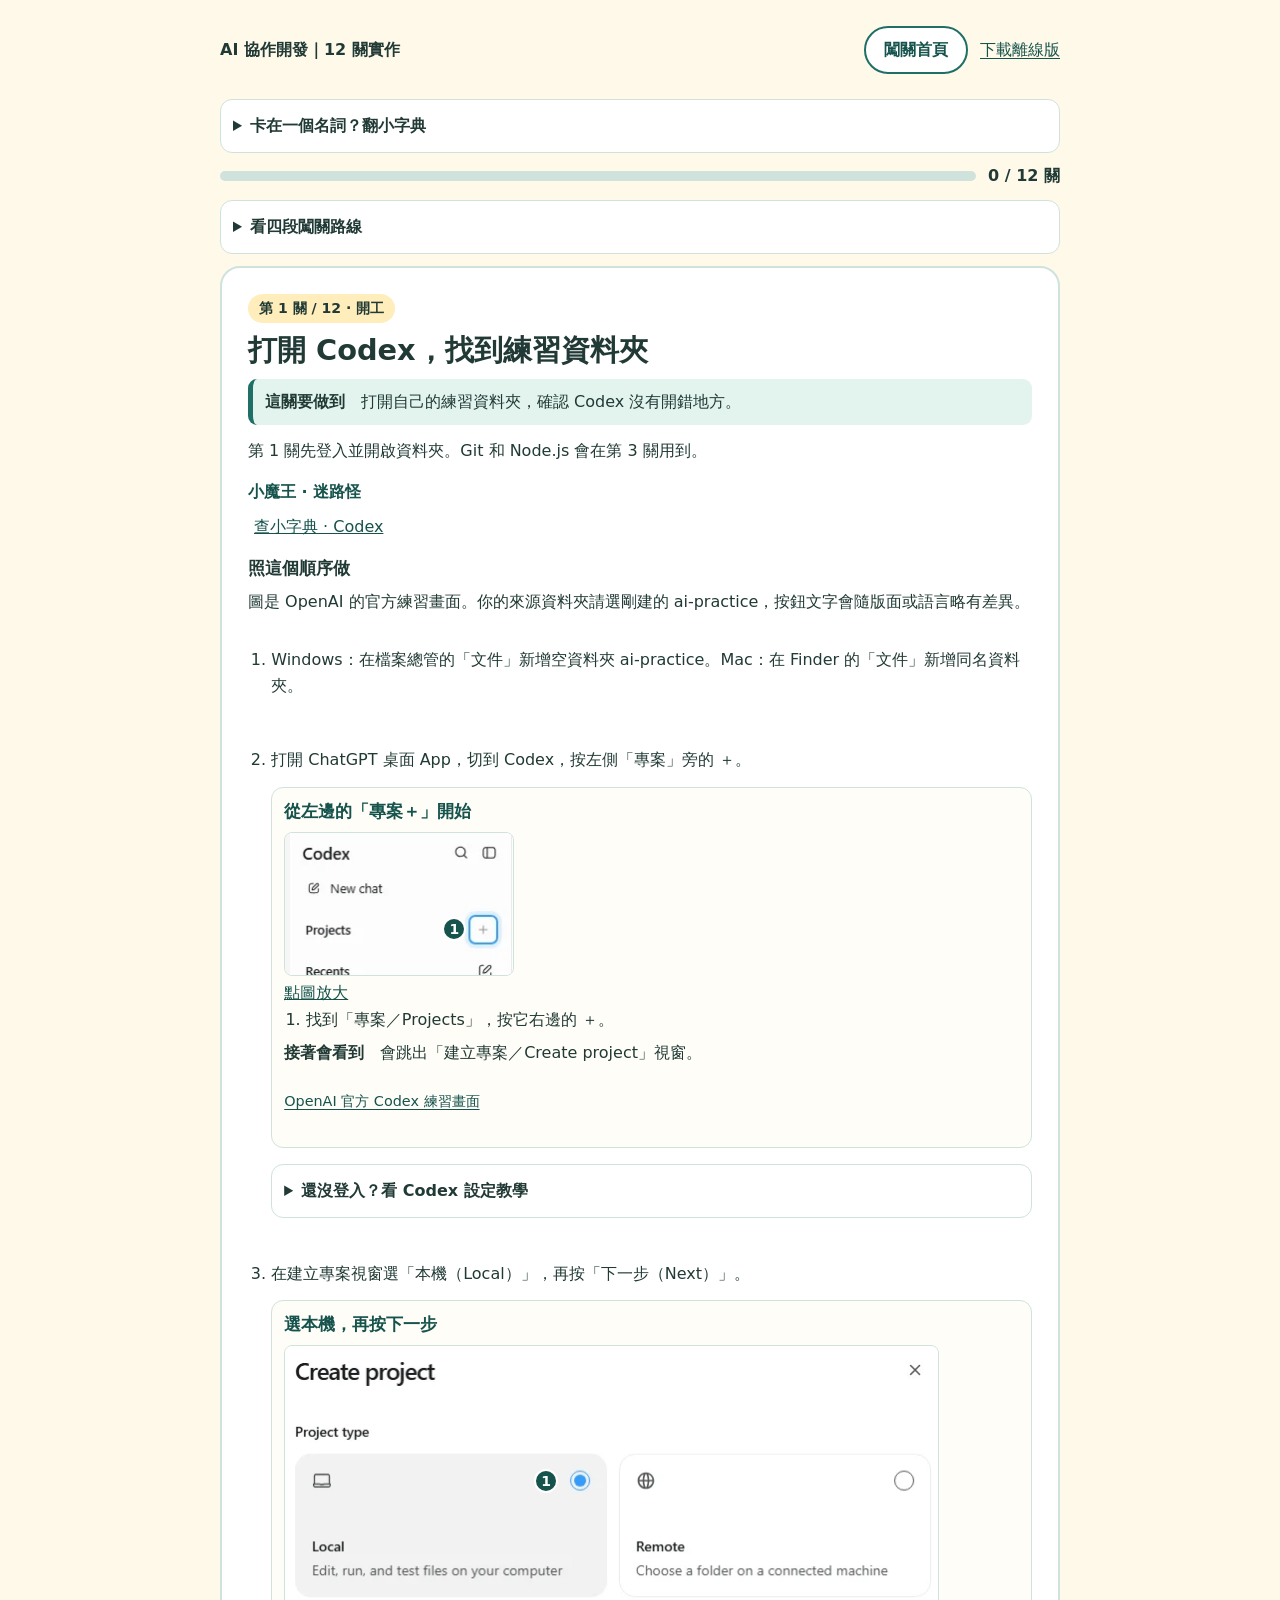
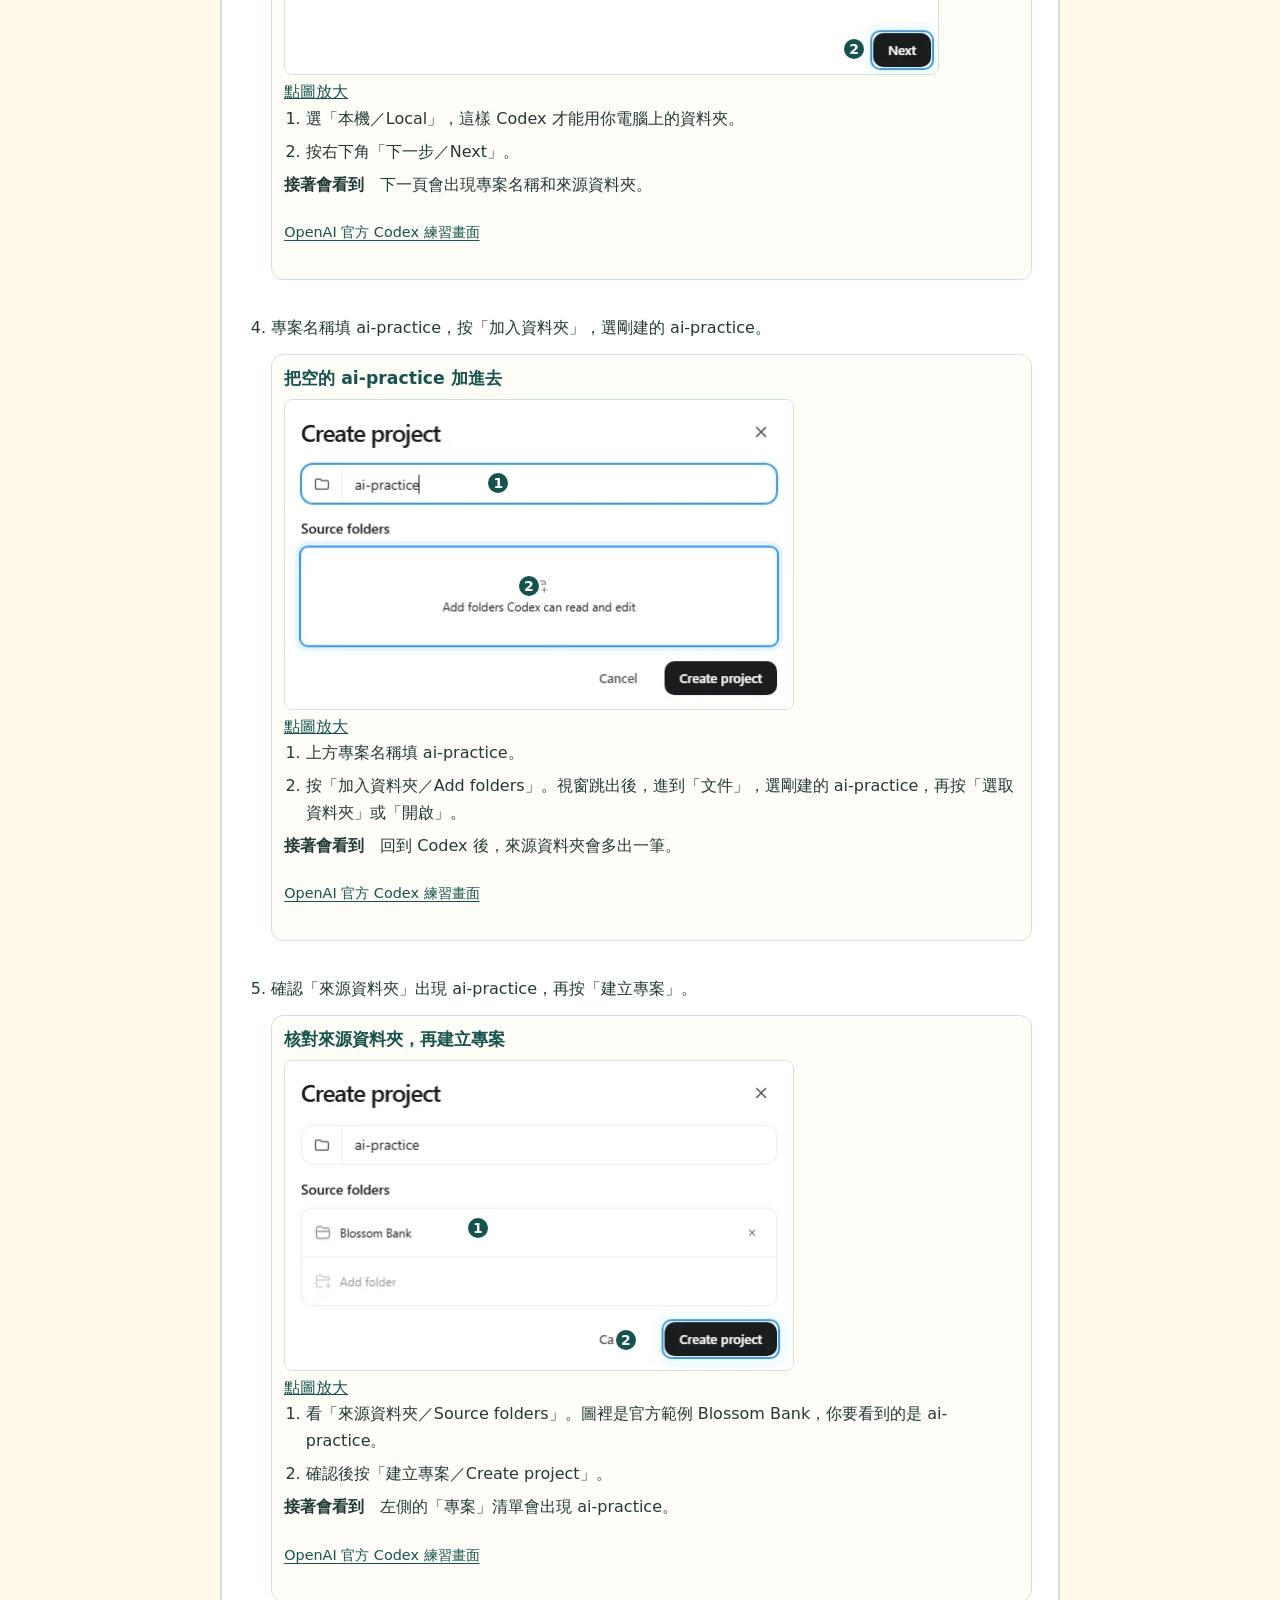
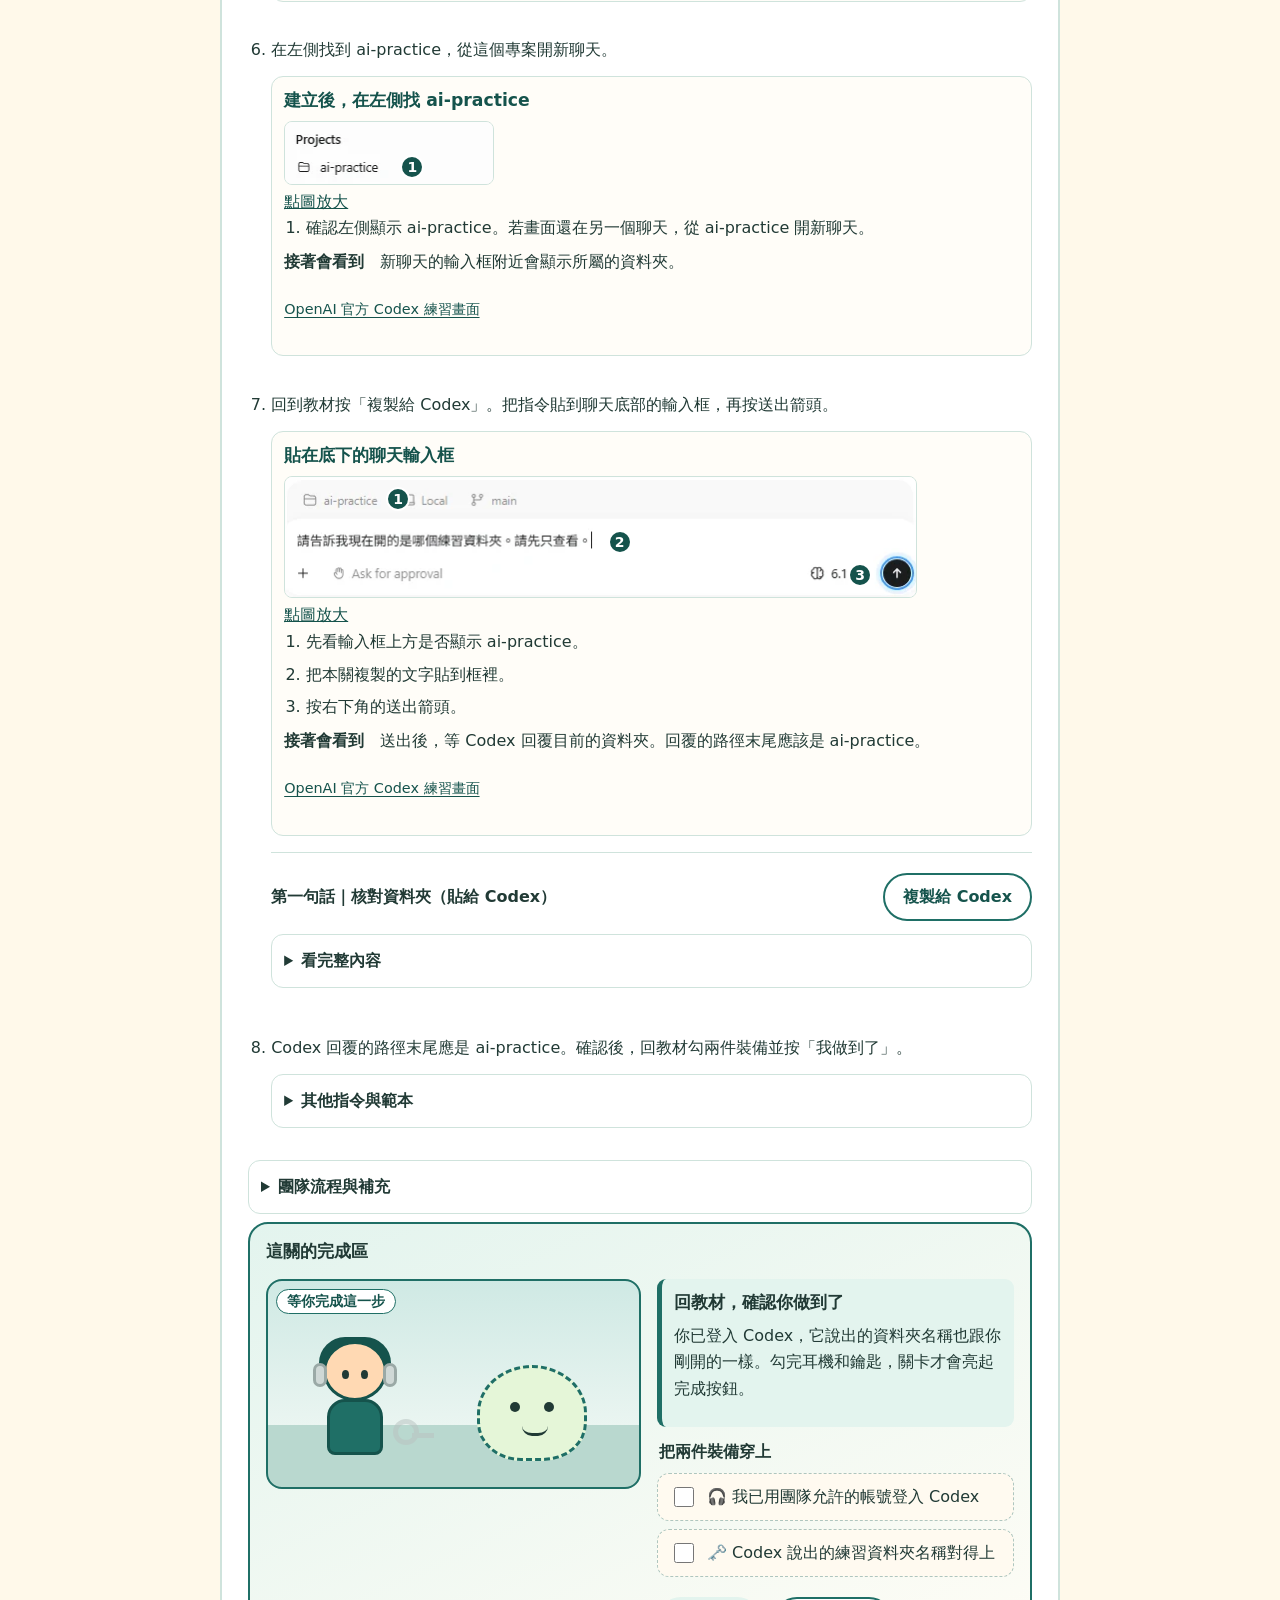
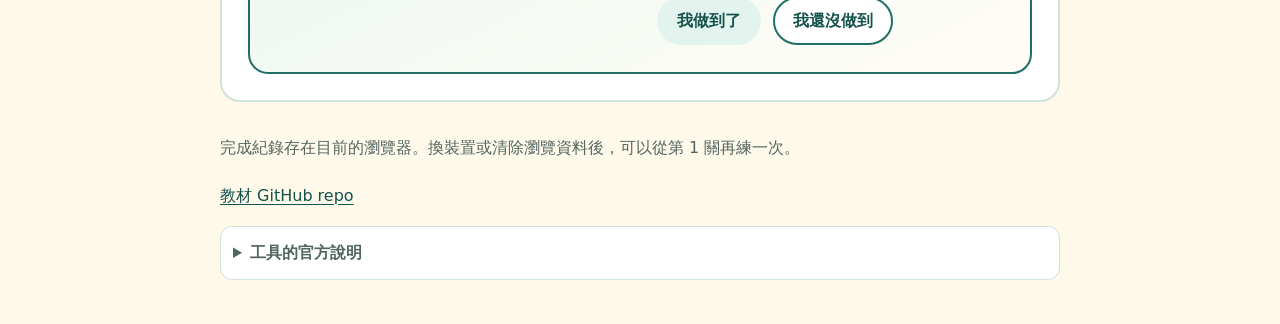
<file: site/offline-search-practice.html>
<!doctype html><html lang="zh-Hant-TW"><head><meta charset="utf-8"><meta name="viewport" content="width=device-width,initial-scale=1"><title>AI 協作開發｜12 關實作</title><style>
:root {
  --sea:#1f6f66; --sea-dark:#15534c; --yolk:#f4b43a; --cream:#fff9ea;
  --ink:#213a35; --muted:#526660; --line:#cfe3dc; --mint:#e3f4ee;
}
* { box-sizing:border-box }
[hidden] { display:none !important }
body { margin:0; background:var(--cream); color:var(--ink); font:16px/1.65 "Noto Sans TC","Microsoft JhengHei",system-ui,sans-serif }
a { color:var(--sea-dark); text-underline-offset:.2em }
button { font:inherit }
:focus-visible { outline:3px solid #0b4fd1; outline-offset:3px }
.wrap { width:min(100%,880px); margin:auto; padding:16px 20px 36px }
.skip { position:absolute; left:12px; top:-120px }
.skip:focus { top:8px; background:white; z-index:1; padding:8px }
.top { display:flex; justify-content:space-between; align-items:center; flex-wrap:wrap; gap:8px 18px; margin-bottom:14px }
.top a, footer a { display:inline-flex; align-items:center; min-height:44px }
h1,h2,h3,p { overflow-wrap:anywhere }
h1,h2,h3 { line-height:1.3; margin:0 0 .6rem }
h1 { font-size:clamp(1.65rem,5vw,2.45rem) }
h2 { font-size:clamp(1.32rem,4vw,1.8rem) }
h3 { font-size:1.08rem }
p { margin:.45em 0 .8em }
.card { border:2px solid var(--line); border-radius:20px; background:#fff; padding:clamp(15px,3vw,26px); margin:12px 0 }
.welcome { display:grid; grid-template-columns:minmax(0,1fr) auto; gap:12px 20px; align-items:center }
.welcome p { max-width:56ch }
.welcome .sprout { transform:scale(1.25); margin-inline:12px }
.tag { display:inline-block; border-radius:99px; background:#ffedbb; padding:3px 11px; font-size:.88rem; font-weight:700; margin-bottom:.55rem }
.btn { min-height:48px; padding:8px 18px; border:2px solid transparent; border-radius:99px; color:#fff; background:var(--sea); font-weight:700; cursor:pointer }
.btn.alt { color:var(--sea-dark); border-color:var(--sea); background:#fff }
.btn.reward-next { background:var(--yolk); color:var(--ink) }
.btn[disabled] { color:var(--sea-dark); background:var(--mint); cursor:default }
.row { display:flex; flex-wrap:wrap; align-items:center; gap:8px 12px; margin:.65em 0 }
.progress-track { min-width:100px; flex:1; height:10px; border-radius:9px; background:var(--line); overflow:hidden }
.progress-track i { display:block; height:100%; width:0; background:var(--sea) }
details { background:#fff; border:1px solid var(--line); border-radius:12px; padding:4px 12px; margin:8px 0 }
summary { cursor:pointer; font-weight:700; min-height:44px; align-content:center }
.map { list-style:none; padding:0; margin:6px 0 12px; display:grid; grid-template-columns:repeat(4,minmax(0,1fr)); gap:8px }
.map button { width:100%; min-height:60px; border:1px solid var(--line); border-radius:12px; background:#fff; color:var(--ink); padding:6px; cursor:pointer; overflow-wrap:anywhere }
.map button span { display:block; font-weight:700; color:var(--sea-dark) }
.map button[aria-current=true] { border:2px solid var(--sea) }
.map button[aria-disabled=true] { border-style:dashed; color:var(--muted); cursor:not-allowed }
.map button[data-done] { background:var(--mint) }
.route-line { display:flex; flex-wrap:wrap; gap:8px; list-style:none; padding:0; margin:12px 0 }
.route-line li { background:var(--mint); padding:6px 10px; border-radius:9px; overflow-wrap:anywhere }
.lesson-goal { background:var(--mint); border-left:5px solid var(--sea); border-radius:9px; padding:10px 12px }
.lesson-boss { margin:14px 0 0; color:var(--sea-dark) }
.instructions { padding-inline-start:1.35em }
.instructions li + li { margin-block-start:.4em }
.prompt { border-block-start:1px solid var(--line); padding-block-start:10px; margin-block:12px }
.prompt strong { flex:1 1 180px }
.feedback,.recovery { color:var(--sea-dark); overflow-wrap:anywhere }
.recovery { background:#fff2cd; border-radius:10px; padding:10px 12px }
pre { white-space:pre-wrap; overflow-wrap:anywhere; padding:12px; background:#f6f3e9; border-radius:10px; max-height:320px; overflow:auto; font:.92rem/1.65 Consolas,"Microsoft JhengHei",monospace }
.result { background:var(--mint); border-left:5px solid var(--sea); border-radius:9px; padding:12px }
.reward { background:#fff2cd; border:1px solid #e9cb7c; border-radius:14px; padding:12px }
.sprout { position:relative; width:72px; height:76px; flex:none }
.sprout .stem { position:absolute; bottom:6px; left:34px; width:5px; height:42px; background:var(--sea-dark); border-radius:4px }
.sprout .leaf { position:absolute; bottom:38px; width:30px; height:20px; background:var(--sea); border-radius:2px 20px 2px 20px }
.sprout .left { left:7px; transform:scaleX(-1) rotate(-12deg) }
.sprout .right { left:37px; transform:rotate(-12deg) }
.sprout .soil { position:absolute; bottom:0; left:12px; width:48px; height:14px; background:var(--yolk); border-radius:50% 50% 0 0 }
.star { position:absolute; left:27px; top:0; color:#955800; font-size:24px; line-height:1 }
@media (prefers-reduced-motion:no-preference) {
  .celebrate .leaf { animation:grow .7s ease-out both }
  .celebrate .star { animation:jump .8s ease-out both }
  @keyframes grow { from { opacity:0; transform:scale(.1) } }
  @keyframes jump { from { opacity:0; transform:translateY(35px) scale(.2) } }
}
footer { color:var(--muted); padding-top:14px }
.sr { position:absolute; width:1px; height:1px; padding:0; margin:-1px; overflow:hidden; clip-path:inset(50%); white-space:nowrap }
@media (max-width:570px) {
  .wrap { padding-inline:14px }
  .welcome { grid-template-columns:1fr }
  .welcome .sprout { display:none }
  .map { grid-template-columns:repeat(3,minmax(0,1fr)) }
}
@media print {
  body { background:white }
  main article[hidden] { display:block !important }
  .progress,.map-panel,.btn,.skip,.top,footer,.reward,.recovery { display:none !important }
  details:not([open]) > :not(summary) { display:block !important }
  pre { max-height:none; overflow:visible }
}
.milestone { position:relative; border:2px solid #e1b745; background:#fff1bd; isolation:isolate }
.recap { margin:12px 0; padding:12px; background:#fffdf5; border-radius:10px }
.fireworks { position:absolute; inset:0; pointer-events:none; overflow:hidden; z-index:-1 }
.fireworks span { position:absolute; color:#b2730a; top:16px; left:calc(15% + var(--i) * 17%); opacity:0; font-size:28px }
@media (prefers-reduced-motion:no-preference) {
  .completion-scene.celebrate .fireworks span { animation:stage-stars 1.15s ease-out both; animation-delay:calc(var(--i) * 55ms) }
  @keyframes stage-stars {
    0% { opacity:0; transform:translateY(38px) scale(.25) }
    32% { opacity:1; transform:translateY(-12px) scale(1.2) }
    100% { opacity:0; transform:translateY(-32px) scale(.8) }
  }
}

.stage{position:relative;height:210px;background:linear-gradient(#cfe9e4,#eaf5f1 70%,#b9d8cf 70%);border-radius:var(--r);overflow:hidden;border:2px solid var(--sea)}
/* 原創角色：領路人小嚮導 */
.hero-c{position:absolute;left:12%;bottom:26px;width:84px;height:120px}
.hero-c .hd{position:absolute;left:10px;top:0;width:64px;height:60px;background:#ffd9b3;border-radius:50%;border:3px solid var(--sea-d)}
.hero-c .hd::before,.hero-c .hd::after{content:"";position:absolute;top:26px;width:7px;height:9px;background:var(--ink);border-radius:50%}.hero-c .hd::before{left:16px}.hero-c .hd::after{right:16px}
.hero-c .hair{position:absolute;left:6px;top:-4px;width:72px;height:30px;background:var(--sea-d);border-radius:40px 40px 6px 6px}
.hero-c .bd{position:absolute;left:14px;top:58px;width:56px;height:56px;background:var(--sea);border-radius:18px 18px 8px 8px;border:3px solid var(--sea-d)}
.ear{position:absolute;top:22px;width:14px;height:24px;border-radius:7px;background:#cfd8d6;border:3px solid #9aa9a6;transition:.3s}.ear.l{left:0}.ear.r{right:0}
.eq-on .ear{background:var(--egg);border-color:#b17c10}
.keyb{position:absolute;right:-22px;top:78px;width:26px;height:26px;border:5px solid #b9c4c2;border-radius:50%;opacity:.55;transition:.3s}.keyb::after{content:"";position:absolute;left:14px;top:9px;width:22px;height:5px;background:inherit;background:#b9c4c2}
.eq-key .keyb{border-color:var(--egg);opacity:1}.eq-key .keyb::after{background:var(--egg)}
/* 友善小魔王：空白怪 */
.boss{position:absolute;right:14%;bottom:26px;width:110px;height:96px;background:#fff;border:3px dashed var(--sea);border-radius:50% 50% 40% 40%;transition:.4s}
.boss::before,.boss::after{content:"";position:absolute;top:34px;width:10px;height:10px;background:var(--ink);border-radius:50%}.boss::before{left:30px}.boss::after{right:30px}
.boss i{position:absolute;left:42px;top:58px;width:26px;height:10px;border-bottom:3px solid var(--ink);border-radius:0 0 20px 20px}
.boss.beat{transform:scale(.55) translateY(40px);opacity:.25;filter:grayscale(1)}
/* Original character art from the approved Claude Code prototype. */
:root { --sea-d:var(--sea-dark); --egg:var(--yolk); --r:16px }
.welcome { grid-template-columns:minmax(0,1.25fr) minmax(260px,1fr); background:linear-gradient(155deg,var(--mint),#fffdf6) }
.game-scene { margin:12px 0; max-width:560px }
.game-scene .boss { background:var(--monster,#fff) }
.game-scene .crown { position:absolute; top:-17px; left:30px; width:44px; height:24px; background:var(--yolk); clip-path:polygon(0 0,25% 42%,50% 0,75% 42%,100% 0,91% 100%,9% 100%) }
.game-scene .boss { --monster:#fff }
.game-scene .boss.leaf-boss { --monster:#e5f6d8 }
.game-scene .boss.pond-boss { --monster:#d9edf6 }
.game-scene .boss.sun-boss { --monster:#ffeed0 }
.game-scene .boss.crowned { border-style:solid; border-color:#a96812 }
.game-scene:has(.boss.crowned) { background:linear-gradient(#f9ead2,#fff3d6 70%,#ead4a8 70%) }
.gear-checks { border:0; padding:0; margin:12px 0 }
.gear-checks legend { font-weight:800 }
.gear-checks label { display:flex; align-items:center; gap:10px; background:#fffaf0; border:1px dashed #aec6bf; border-radius:12px; padding:9px 12px; margin:8px 0; min-height:48px; cursor:pointer }
.gear-checks label:has(:checked) { background:#fff1bd; border-style:solid; border-color:#b7861d }
.gear-checks input { width:20px; height:20px; flex:none; accent-color:var(--sea) }
.equipment section + section { border-top:1px solid var(--line); padding-top:14px }
.map-chapter { margin-block:10px }
.map-chapter .map { grid-template-columns:repeat(3,minmax(0,1fr)) }
.map button[data-big] { background:#fff3d6 }
.map button[data-big][data-done] { border-color:#92600d }
.milestone .recap h3 { color:var(--sea-dark) }
@media (max-width:570px) {
  .welcome { grid-template-columns:1fr }
  .game-scene.stage { height:145px }
  .game-scene .hero-c { left:10%; bottom:12px; transform:scale(.8); transform-origin:left bottom }
  .game-scene .boss { right:12%; bottom:12px; scale:.8; transform-origin:right bottom }
}
@media (prefers-reduced-motion:reduce) { .game-scene * { transition:none !important } }
@media print { .game-scene,.gear-checks { display:none !important } }
.walkthrough-shot { margin:14px 0; padding:12px 0; border-block-start:1px solid var(--line) }
.walkthrough-shot h3 { margin-block-start:0 }
.shot-frame { position:relative; width:min(100%,var(--shot-width)); line-height:0 }
.shot-frame img { display:block; width:100%; height:auto; border:1px solid var(--line); border-radius:8px }
.shot-point {
  position:absolute; display:grid; place-items:center; width:24px; height:24px; transform:translate(-50%,-50%);
  border:2px solid #fff; border-radius:50%; background:var(--sea-dark); color:#fff; font-weight:800; font-size:14px; line-height:1;
}
.shot-source { color:var(--muted); font-size:.9rem }
.shot-source a { display:inline-flex; align-items:center; min-height:44px }
@media print { .walkthrough-shot { break-inside:avoid } }
.lesson-steps { padding-inline-start:1.45em }
.lesson-steps > li { padding-block:8px; margin-block:12px }
.lesson-steps .walkthrough-shot { margin:9px 0 16px; padding:12px; background:#fffdf8; border:1px solid var(--line); border-radius:12px }
.lesson-steps .walkthrough-shot:last-child { margin-bottom:0 }
.lesson-steps figcaption h3 { color:var(--sea-dark) }
.shot-open { display:block; width:min(100%,var(--shot-width)); max-width:100%; min-height:44px; padding:0; border:0; background:none; color:var(--sea-dark); text-align:start; cursor:zoom-in }
.shot-open .shot-frame { display:block; width:100% }
.shot-open-label { display:inline-block; text-decoration:underline; margin-top:4px }
.shot-viewer { width:min(96vw,1040px); max-width:96vw; max-height:94vh; max-height:94dvh; padding:14px; border:1px solid var(--line); border-radius:15px; background:#fcfbf7; color:var(--ink) }
.shot-viewer::backdrop { background:#18302bd9 }
.shot-viewer-header { display:flex; align-items:center; justify-content:space-between; gap:8px 12px }
.shot-viewer-header h2 { font-size:1.15rem; margin:0 }
.shot-viewer-header form { flex:none }
.shot-viewer-canvas { overflow:auto; max-height:73vh; max-height:73dvh }
.shot-viewer-canvas .shot-frame { display:block; width:max(100%,var(--shot-width)); max-width:none }
.shot-viewer-hint { margin:7px 0 0; color:var(--muted) }
@media print { .shot-viewer,.shot-open-label { display:none !important } }
.copy-guide { margin:8px 0 12px; padding:10px 12px 10px 32px; background:#e8f4ef; border-radius:10px }
.copy-guide li + li { margin-top:7px }
.copy-guide strong,.copy-guide span { display:block }
.copy-guide strong { color:var(--sea-dark) }
.copy-guide span { overflow-wrap:anywhere }

.lesson-completion {
  display:grid; gap:10px; scroll-margin-top:8px;
  border:2px solid var(--sea); border-radius:20px; padding:10px;
  background:linear-gradient(155deg,var(--mint),#fffdf6);
}
.lesson-completion > h3 { margin:0 }
.completion-panel { min-width:0 }
.completion-scene.game-scene { width:100%; max-width:none; margin:0 }
.completion-scene .stage-badge {
  position:absolute; top:8px; left:8px; z-index:2; padding:2px 10px;
  border:1px solid var(--sea); border-radius:99px; background:#fff; color:var(--sea-dark);
  font-size:.85rem; font-weight:700; line-height:1.4;
}
.completion-scene .scene-reward { position:absolute; right:16%; bottom:12px; visibility:hidden }
.completion-scene.is-complete .scene-reward { visibility:visible }
.completion-scene .boss.beat { opacity:0; visibility:hidden; transition:transform .45s,opacity .45s,visibility 0s .45s }
.completion-scene:not(.celebrate) .boss { transition:none }
.completion-scene.is-complete .hero-c .bd { background:#2a8a7e; box-shadow:0 0 0 4px #fff1bd }
.completion-scene .fireworks { z-index:1 }
.lesson-completion .recap { margin:0; border:1px solid #e9cb7c }
@media (max-width:699px) { .completion-scene.game-scene.stage { height:145px } }
@media (min-width:700px) {
  .lesson-completion { grid-template-columns:minmax(0,1.05fr) minmax(0,1fr); padding:16px; gap:16px }
  .lesson-completion > h3,.lesson-completion .recap { grid-column:1/-1 }
  .completion-scene .scene-reward { bottom:26px }
}
@media print { .lesson-completion { display:block; border:0 } }
.glossary input { width:100%; min-height:44px; padding:8px 10px; font:inherit; border:1px solid #526660; border-radius:8px }
.glossary label { display:block; font-weight:700 }
.glossary dl { margin:6px 0 }
.glossary [data-term] { border-block-start:1px solid #cfe3dc; padding:10px 0 }
.glossary dt { font-weight:800; color:#15534c }
.glossary dd { margin:4px 0 0; overflow-wrap:anywhere }
.glossary [hidden] { display:none !important }
.term-link { margin:0 0 8px; min-height:44px; border:0; background:transparent; color:#15534c; text-decoration:underline; font:inherit; cursor:pointer }
</style></head><body data-entry="offline-search-practice"><a class="skip" href="#main">跳到課程內容</a><div class="wrap"><header class="top"><strong>AI 協作開發｜12 關實作</strong><div class="row"><button class="btn alt" type="button" id="back-home">闖關首頁</button><a href="handbook.html" download>下載離線版</a></div></header><main id="main" tabindex="-1"><section class="card welcome" id="welcome"><div><h1 tabindex="-1">做一個你想用的功能</h1><p>想讓搜尋更好用，或加一個常用的按鈕？跟著這 12 關，把點子說給 AI 聽，做出一個可以親手試的小版本。</p><ol class="route-line"><li>說清楚想改什麼</li><li>用 AI 做出一小版</li><li>親手測試</li><li>交給團隊審查</li></ol><p>用電腦開啟 Codex，就可以先從空資料夾練習。最後帶上你自己的點子，和 Kevin 及隊友一起看怎麼加進團隊系統。</p><button type="button" class="btn" id="start">開始第 1 關</button></div><div class="stage game-scene" aria-hidden="true"><div class="hero-c"><div class="hair"></div><div class="hd"></div><div class="bd"></div><span class="ear l"></span><span class="ear r"></span><span class="keyb"></span></div><div class="boss pond-boss crowned"><i></i><span class="crown"></span></div></div></section><details class="glossary" id="glossary"><summary>卡在一個名詞？翻小字典</summary><p>想到哪個就查哪個。可以打中文，也可以直接貼上看到的英文字。</p><label>查名詞 <input type="search" placeholder="例如 PR、分支、Node.js"></label><button type="button" class="term-link" data-glossary-return hidden>回到剛才的關卡</button><p role="status" data-glossary-status></p><dl><div data-term><dt>AI 助手（Codex／Claude）</dt><dd>可以先把 AI 當成一位搭檔。Codex 可以照你的要求讀程式、試改和跑測試。Claude 可以先畫給你看，也能幫忙找漏掉的地方。<br><strong>舉個例子：</strong>你說「搜尋前後有空白也要找得到」，再親手確認結果。</dd></div><div data-term><dt>專案（Project）</dt><dd>做一個工具需要的程式、資料和說明，放在同一個地方。<br><strong>舉個例子：</strong>第 1 關你自己建的 ai-practice，就是放這次練習檔案的地方。</dd></div><div data-term><dt>Node.js／LTS</dt><dd>這門課要用 Node.js 在你的電腦上跑搜尋練習和檢查。裝好後，Codex 才能幫你跑這份練習的測試，告訴你改完有沒有修好。純聊天、寫工單或看教材時，還用不到它。<br><strong>舉個例子：</strong>搜尋「入門」前後多了空白，本來找不到課程。修好後，請 Codex 用 Node.js 再跑一次，看同一筆輸入能不能找到「程式入門」。下載頁的 LTS 是長期支援版。團隊專案有指定版本時，就照專案說明安裝。</dd></div><div data-term><dt>終端機（Terminal／PowerShell）</dt><dd>可以用打字叫電腦做事的視窗。Windows 的 PowerShell 就是其中一種。<br><strong>舉個例子：</strong>輸入 node --version，是請電腦告訴你裝了哪個版本。</dd></div><div data-term><dt>Git／GitHub</dt><dd>Git 幫你記錄程式改了哪裡。GitHub 是團隊放程式、討論改動和請人審查的網站。<br><strong>舉個例子：</strong>在自己電腦存一筆 Git 紀錄。等對方確認可以送出，再放到 GitHub。</dd></div><div data-term><dt>程式庫（Repository／Repo）</dt><dd>一個專案的檔案和修改紀錄放在一起的地方。<br><strong>舉個例子：</strong>Kevin 傳來的 GitHub 練習專案連結，通常會帶你到 repo。</dd></div><div data-term><dt>工單（Issue）</dt><dd>一張寫清楚想改什麼、怎麼重現和怎樣算做好的工作單。<br><strong>舉個例子：</strong>「貼上前後有空白的『入門』也要找到課程」比「搜尋怪怪的」好懂。</dd></div><div data-term><dt>分支（Branch／main）</dt><dd>分支是從某一版開出來的工作線。團隊常把主要版本叫 main。<br><strong>舉個例子：</strong>把搜尋修改放在這張工單的分支上，團隊可以先看過。</dd></div><div data-term><dt>存一版（Commit）</dt><dd>把這次挑好的改動存成一筆版本紀錄，順便寫一句改了什麼。<br><strong>舉個例子：</strong>例如「讓搜尋忽略前後空白」。之後能找到這次改過哪些檔案。</dd></div><div data-term><dt>送到 GitHub（Push）</dt><dd>把你電腦上的版本紀錄送到 GitHub，讓隊友也看得到。<br><strong>舉個例子：</strong>先確認要送到哪個專案和分支，再依團隊授權送出。</dd></div><div data-term><dt>審查頁（Pull Request／PR／Draft PR）</dt><dd>PR 是給隊友看這批改動的頁面。Draft PR 還在準備中。<br><strong>舉個例子：</strong>你可以放工單、測試結果和畫面，請 IT 幫忙看空查詢的結果。</dd></div><div data-term><dt>合併／部署（Merge／Deploy）</dt><dd>合併是把通過審查的改動接回團隊的版本。部署是把某個版本送到大家實際使用的環境。<br><strong>舉個例子：</strong>團隊把修改合進主版本後，會依流程決定何時讓使用者用到。</dd></div><div data-term><dt>測試／自動檢查（Test／CI）</dt><dd>測試是照一個方法確認結果。CI 可以在 GitHub 自動跑團隊設定的檢查。<br><strong>舉個例子：</strong>先用同一個輸入試兩次。一開始找不到課程，修完後找得到。</dd></div><div data-term><dt>重現／驗收</dt><dd>重現是照相同步驟再看一次問題。驗收是依約好的結果親手試，確認這次做對了。<br><strong>舉個例子：</strong>一開始先搜帶空白的『入門』，修完後再用同一個輸入檢查。</dd></div><div data-term><dt>README</dt><dd>專案附的使用說明，通常會寫怎麼開起來、怎麼試。<br><strong>舉個例子：</strong>關掉練習工具，再照 README 自己打開一次。</dd></div><div data-term><dt>AI 分工（Agent）</dt><dd>把不同工作分給不同的 AI，說清楚各自要看什麼、交什麼、何時停。<br><strong>舉個例子：</strong>Codex 改檔，Claude 只看差異、找漏測的地方，最後由你確認。</dd></div></dl></details><div class="row progress"><div class="progress-track" id="progress" role="progressbar" aria-label="完成關卡數" aria-valuemin="0" aria-valuemax="12" aria-valuenow="0"><i></i></div><b id="count"></b></div><details class="map-panel"><summary>看四段闖關路線</summary><section class="map-chapter"><h3>第一段｜讓 AI 聽懂你</h3><ol class="map"><li><button type="button" data-level="0"><span>1 關</span>打開 Codex，找到練習資料夾</button></li><li><button type="button" data-level="1"><span>2 關</span>把工作方式告訴 Codex</button></li><li><button type="button" data-level="2" data-big><span>3 關 · 大魔王</span>先看一次搜尋為什麼失敗</button></li></ol></section><section class="map-chapter"><h3>第二段｜修好第一個問題</h3><ol class="map"><li><button type="button" data-level="3"><span>4 關</span>寫一張隊友看得懂的工單</button></li><li><button type="button" data-level="4"><span>5 關</span>開一個分支，放心試改</button></li><li><button type="button" data-level="5" data-big><span>6 關 · 大魔王</span>只改一處，看搜尋結果回來</button></li></ol></section><section class="map-chapter"><h3>第三段｜把修改交給隊友</h3><ol class="map"><li><button type="button" data-level="6"><span>7 關</span>自己試一次，再把這一版存好</button></li><li><button type="button" data-level="7"><span>8 關</span>開一張審查草稿</button></li><li><button type="button" data-level="8" data-big><span>9 關 · 大魔王</span>請 IT 幫忙看一個重點</button></li></ol></section><section class="map-chapter"><h3>第四段｜做出自己的小功能</h3><ol class="map"><li><button type="button" data-level="9"><span>10 關</span>先量一次，再決定值不值得改</button></li><li><button type="button" data-level="10"><span>11 關</span>從空資料夾做出一個小工具</button></li><li><button type="button" data-level="11" data-big><span>12 關 · 大魔王</span>把自己的點子加進剛做的工具</button></li></ol></section></details><article class="card" id="setup" data-lesson hidden><span class="tag">第 1 關 / 12 · 開工</span><h2 tabindex="-1">打開 Codex，找到練習資料夾</h2><p class="lesson-goal"><strong>這關要做到</strong>　打開自己的練習資料夾，確認 Codex 沒有開錯地方。</p><p>第 1 關先登入並開啟資料夾。Git 和 Node.js 會在第 3 關用到。</p><p class="lesson-boss"><strong>小魔王 · 迷路怪</strong></p><button type="button" class="term-link" data-glossary-open="Codex">查小字典 · Codex</button><section class="walkthrough"><h3>照這個順序做</h3><p>圖是 OpenAI 的官方練習畫面。你的來源資料夾請選剛建的 ai-practice，按鈕文字會隨版面或語言略有差異。</p><ol class="lesson-steps"><li><p>Windows：在檔案總管的「文件」新增空資料夾 ai-practice。Mac：在 Finder 的「文件」新增同名資料夾。</p></li><li><p>打開 ChatGPT 桌面 App，切到 Codex，按左側「專案」旁的 ＋。</p><figure class="walkthrough-shot"><figcaption><h3>從左邊的「專案＋」開始</h3></figcaption><button type="button" class="shot-open" data-shot-open style="--shot-width:230px" aria-label="放大：從左邊的「專案＋」開始"><span class="shot-frame" style="--shot-width:230px"><img src="./screenshots/codex-project-plus.webp" width="230" height="144" loading="lazy" decoding="async" alt="官方練習畫面的 Codex 側欄，Projects 右邊有一個＋。"><span aria-hidden="true"><span class="shot-point" style="left:74%;top:67%">1</span></span></span><span class="shot-open-label" aria-hidden="true">點圖放大</span></button><ol class="instructions"><li>找到「專案／Projects」，按它右邊的 ＋。</li></ol><p><strong>接著會看到</strong>　會跳出「建立專案／Create project」視窗。</p><p class="shot-source"><a href="https://learn.chatgpt.com/training/codex-lab/index.html?step=project">OpenAI 官方 Codex 練習畫面</a></p></figure><details class="equipment"><summary>還沒登入？看 Codex 設定教學</summary><section><h3>Codex 耳機｜先登入，再打開資料夾</h3><p><strong>為什麼要準備？</strong> 讓 Codex 在正確的地方陪你試。先確認開的是練習資料夾，之後才請它看程式或動手改。</p><p><strong>哪一關會用到？</strong> 第 1 關，第一次打開練習資料夾。</p><ol class="instructions"><li>打開 Codex 桌面 App，用團隊允許的帳號登入。</li><li>切到 Codex，Windows 按 Ctrl + O，Mac 按 Command + O，再選「文件」裡的 ai-practice。</li></ol><p><strong>怎麼知道準備好了？</strong> 你已登入可使用的帳號，Codex 說的資料夾名稱也跟你剛開的一樣。</p><p><a href="https://learn.chatgpt.com/docs/app">桌面 App 官方說明</a></p><p>可以用已登入的 Codex 請它協助。如果目前還登入不了，先從下方官方說明開始，或請 Kevin 帶你開起來。</p><div class="prompt"><div class="row"><strong>請 Codex 帶我準備 Codex（貼給 Codex）</strong><button type="button" class="btn alt" data-copy>複製給 Codex</button></div><p class="feedback" role="status"></p><ol class="copy-guide" hidden><li><strong>貼到這裡</strong><span>如果已經能用 Codex，貼到現在的聊天輸入框。還無法登入時，先照這張裝備卡的官方說明。</span></li><li><strong>看到這個結果</strong><span>你已登入，Codex 能說出你剛建的 ai-practice 資料夾。</span></li><li><strong>回教材接著做</strong><span>回第一關底部勾選兩件裝備，再按「我做到了」。</span></li></ol><details><summary>看完整內容</summary><pre tabindex="0">請一次一步帶我確認 Codex 已登入可使用的帳號，且開的是我剛建立的空資料夾 ai-practice。每一步先說我要按哪裡、會看到什麼，等我回覆再繼續。登入由我自己在官方畫面操作。如果我還打不開 Codex，請指引我看官方桌面 App 說明，或請 Kevin 協助。</pre></details></div></section></details></li><li><p>在建立專案視窗選「本機（Local）」，再按「下一步（Next）」。</p><figure class="walkthrough-shot"><figcaption><h3>選本機，再按下一步</h3></figcaption><button type="button" class="shot-open" data-shot-open style="--shot-width:655px" aria-label="放大：選本機，再按下一步"><span class="shot-frame" style="--shot-width:655px"><img src="./screenshots/codex-project-local.webp" width="655" height="329" loading="lazy" decoding="async" alt="建立專案視窗，Local 已選取，右下角有 Next。"><span aria-hidden="true"><span class="shot-point" style="left:40%;top:41%">1</span><span class="shot-point" style="left:87%;top:92%">2</span></span></span><span class="shot-open-label" aria-hidden="true">點圖放大</span></button><ol class="instructions"><li>選「本機／Local」，這樣 Codex 才能用你電腦上的資料夾。</li><li>按右下角「下一步／Next」。</li></ol><p><strong>接著會看到</strong>　下一頁會出現專案名稱和來源資料夾。</p><p class="shot-source"><a href="https://learn.chatgpt.com/training/codex-lab/index.html?step=project">OpenAI 官方 Codex 練習畫面</a></p></figure></li><li><p>專案名稱填 ai-practice，按「加入資料夾」，選剛建的 ai-practice。</p><figure class="walkthrough-shot"><figcaption><h3>把空的 ai-practice 加進去</h3></figcaption><button type="button" class="shot-open" data-shot-open style="--shot-width:510px" aria-label="放大：把空的 ai-practice 加進去"><span class="shot-frame" style="--shot-width:510px"><img src="./screenshots/codex-project-add-folder.webp" width="510" height="310" loading="lazy" decoding="async" alt="建立專案表單，名稱是 ai-practice，下方有加入來源資料夾的區域。"><span aria-hidden="true"><span class="shot-point" style="left:42%;top:27%">1</span><span class="shot-point" style="left:48%;top:60%">2</span></span></span><span class="shot-open-label" aria-hidden="true">點圖放大</span></button><ol class="instructions"><li>上方專案名稱填 ai-practice。</li><li>按「加入資料夾／Add folders」。視窗跳出後，進到「文件」，選剛建的 ai-practice，再按「選取資料夾」或「開啟」。</li></ol><p><strong>接著會看到</strong>　回到 Codex 後，來源資料夾會多出一筆。</p><p class="shot-source"><a href="https://learn.chatgpt.com/training/codex-lab/index.html?step=project">OpenAI 官方 Codex 練習畫面</a></p></figure></li><li><p>確認「來源資料夾」出現 ai-practice，再按「建立專案」。</p><figure class="walkthrough-shot"><figcaption><h3>核對來源資料夾，再建立專案</h3></figcaption><button type="button" class="shot-open" data-shot-open style="--shot-width:510px" aria-label="放大：核對來源資料夾，再建立專案"><span class="shot-frame" style="--shot-width:510px"><img src="./screenshots/codex-project-source.webp" width="510" height="310" loading="lazy" decoding="async" alt="來源資料夾清單有官方練習使用的 Blossom Bank，右下角是 Create project。"><span aria-hidden="true"><span class="shot-point" style="left:38%;top:54%">1</span><span class="shot-point" style="left:67%;top:90%">2</span></span></span><span class="shot-open-label" aria-hidden="true">點圖放大</span></button><ol class="instructions"><li>看「來源資料夾／Source folders」。圖裡是官方範例 Blossom Bank，你要看到的是 ai-practice。</li><li>確認後按「建立專案／Create project」。</li></ol><p><strong>接著會看到</strong>　左側的「專案」清單會出現 ai-practice。</p><p class="shot-source"><a href="https://learn.chatgpt.com/training/codex-lab/index.html?step=project">OpenAI 官方 Codex 練習畫面</a></p></figure></li><li><p>在左側找到 ai-practice，從這個專案開新聊天。</p><figure class="walkthrough-shot"><figcaption><h3>建立後，在左側找 ai-practice</h3></figcaption><button type="button" class="shot-open" data-shot-open style="--shot-width:210px" aria-label="放大：建立後，在左側找 ai-practice"><span class="shot-frame" style="--shot-width:210px"><img src="./screenshots/codex-project-sidebar.webp" width="210" height="62" loading="lazy" decoding="async" alt="Codex 的 Projects 底下顯示新建的 ai-practice 專案。"><span aria-hidden="true"><span class="shot-point" style="left:61%;top:72%">1</span></span></span><span class="shot-open-label" aria-hidden="true">點圖放大</span></button><ol class="instructions"><li>確認左側顯示 ai-practice。若畫面還在另一個聊天，從 ai-practice 開新聊天。</li></ol><p><strong>接著會看到</strong>　新聊天的輸入框附近會顯示所屬的資料夾。</p><p class="shot-source"><a href="https://learn.chatgpt.com/training/codex-lab/index.html?step=project">OpenAI 官方 Codex 練習畫面</a></p></figure></li><li><p>回到教材按「複製給 Codex」。把指令貼到聊天底部的輸入框，再按送出箭頭。</p><figure class="walkthrough-shot"><figcaption><h3>貼在底下的聊天輸入框</h3></figcaption><button type="button" class="shot-open" data-shot-open style="--shot-width:633px" aria-label="放大：貼在底下的聊天輸入框"><span class="shot-frame" style="--shot-width:633px"><img src="./screenshots/codex-chat-paste.webp" width="633" height="121" loading="lazy" decoding="async" alt="聊天輸入框上方顯示 ai-practice 和 Local，裡面已貼入一句檢查資料夾的訊息，右下有送出箭頭。"><span aria-hidden="true"><span class="shot-point" style="left:18%;top:19%">1</span><span class="shot-point" style="left:53%;top:54%">2</span><span class="shot-point" style="left:91%;top:81%">3</span></span></span><span class="shot-open-label" aria-hidden="true">點圖放大</span></button><ol class="instructions"><li>先看輸入框上方是否顯示 ai-practice。</li><li>把本關複製的文字貼到框裡。</li><li>按右下角的送出箭頭。</li></ol><p><strong>接著會看到</strong>　送出後，等 Codex 回覆目前的資料夾。回覆的路徑末尾應該是 ai-practice。</p><p class="shot-source"><a href="https://learn.chatgpt.com/training/codex-lab/index.html?step=project">OpenAI 官方 Codex 練習畫面</a></p></figure><div class="prompt"><div class="row"><strong>第一句話｜核對資料夾（貼給 Codex）</strong><button type="button" class="btn alt" data-copy>複製給 Codex</button></div><p class="feedback" role="status"></p><ol class="copy-guide" hidden><li><strong>貼到這裡</strong><span>在 Codex 左側的 ai-practice 專案開新聊天，貼到聊天底部的輸入框。</span></li><li><strong>看到這個結果</strong><span>Codex 說的完整路徑，最後一段是 ai-practice。</span></li><li><strong>回教材接著做</strong><span>回第一關底部，勾選耳機和鑰匙，再按「我做到了」。</span></li></ol><details><summary>看完整內容</summary><pre tabindex="0">我在做第 1 關。請只看我現在打開的本機工作資料夾，回覆完整路徑和最後一段的名稱，讓我確認是不是剛開的 ai-practice。若沒有開啟資料夾，請一次教我一步，帶我在 Codex 選擇剛才空的練習資料夾。這一關先不要建立或修改任何檔案。</pre></details></div></li><li><p>Codex 回覆的路徑末尾應是 ai-practice。確認後，回教材勾兩件裝備並按「我做到了」。</p><details><summary>其他指令與範本</summary><div class="prompt"><div class="row"><strong>檢查練習工具（貼給 Codex）</strong><button type="button" class="btn alt" data-copy>複製給 Codex</button></div><p class="feedback" role="status"></p><ol class="copy-guide" hidden><li><strong>貼到這裡</strong><span>ai-practice 專案裡，前面練習的同一個 Codex 聊天。</span></li><li><strong>看到這個結果</strong><span>Codex 回報 Git 和 Node.js 的版本，或告訴你缺哪一個。</span></li><li><strong>回教材接著做</strong><span>缺工具先展開「看準備與安裝教學」。第 1 關核對好資料夾後，就可以勾裝備過關。</span></li></ol><details><summary>看完整內容</summary><pre tabindex="0">請檢查這台電腦的 Git 和 Node.js 能不能用，回報兩個版本號。缺少時告訴我該請誰協助，先不要自行安裝或修改任何設定。</pre></details></div><div class="prompt"><div class="row"><strong>團隊設定卡（給 Kevin 填寫）</strong><button type="button" class="btn alt" data-copy>複製範本</button></div><p class="feedback" role="status"></p><details><summary>看完整內容</summary><pre tabindex="0">第 1–10 關的空資料夾（預設 ai-practice）：
第 11–12 關的空資料夾（預設 my-first-tool）：
GitHub 送審練習的連結（選做）：
遇到問題可以問誰：
正式專案／預設分支：
啟動與檢查方式：
預覽由誰確認：
GitHub 審查人／IT 通知對象及管道：
什麼時候通知 IT：
誰可以合併或部署：
Claude 可使用的資料範圍與共用產品體驗標準位置：</pre></details></div></details></li></ol></section><details><summary>團隊流程與補充</summary><p>設定卡先填前三行就能開始第一堂，其餘欄位在接正式任務前補齊；IT 窗口、通知管道與時機一律以這張卡為準。Git 用來記錄修改，Node.js 用來跑本課程的小測試，版本依專案 README。Git 提交身分使用團隊認可的姓名與電郵。只有需要讓 Codex 從終端操作 GitHub 時才加裝 GitHub CLI，並以官方登入流程登入後核對帳號。Claude Code 等做到複核或設計時，再依團隊允許的帳號、方案與資料範圍安裝。憑證依團隊方式設定，練習一律使用假資料。</p></details><section class="lesson-completion" tabindex="-1" aria-labelledby="completion-setup"><h3 id="completion-setup">這關的完成區</h3><div class="stage game-scene completion-scene" aria-hidden="true"><span class="stage-badge">等你完成這一步</span><div class="hero-c"><div class="hair"></div><div class="hd"></div><div class="bd"></div><span class="ear l"></span><span class="ear r"></span><span class="keyb"></span></div><div class="boss leaf-boss"><i></i></div><div class="scene-reward"><div class="sprout" aria-hidden="true"><i class="stem"></i><i class="leaf left"></i><i class="leaf right"></i><i class="soil"></i></div></div></div><div class="completion-panel"><div class="completion-check"><div class="result"><h3>回教材，確認你做到了</h3><p>你已登入 Codex，它說出的資料夾名稱也跟你剛開的一樣。勾完耳機和鑰匙，關卡才會亮起完成按鈕。</p></div><fieldset class="gear-checks"><legend>把兩件裝備穿上</legend><label><input type="checkbox" data-self-check data-gear="ear">🎧 我已用團隊允許的帳號登入 Codex</label><label><input type="checkbox" data-self-check data-gear="key">🗝️ Codex 說出的練習資料夾名稱對得上</label></fieldset><div class="row"><button type="button" class="btn" data-action="complete">我做到了</button><button type="button" class="btn alt" data-action="help">我還沒做到</button></div><p class="recovery" hidden>找不到「專案＋」？先確認目前是桌面 App 的 Codex 模式。Windows 可以按 Ctrl + O，Mac 按 Command + O，直接選「文件」下的 ai-practice。若結果不對，回到第 1 關第 5 步，核對來源資料夾。</p></div><div class="reward" hidden><h3>你練會了這一步</h3><p>你會確認 Codex 開對了資料夾。</p><button type="button" class="btn reward-next" data-action="next">前往第 2 關</button></div></div></section></article><article class="card" id="codex-standing-prompt" data-lesson hidden><span class="tag">第 2 關 / 12 · 開工</span><h2 tabindex="-1">把工作方式告訴 Codex</h2><p class="lesson-goal"><strong>這關要做到</strong>　讓 Codex 看完現況，等你交代任務再動手。</p><p>延續剛才在 ai-practice 開的聊天。後面的搜尋練習會繼續用這個聊天。</p><p class="lesson-boss"><strong>小魔王 · 搶快怪</strong></p><button type="button" class="term-link" data-glossary-open="AI 助手">查小字典 · AI 助手</button><section class="walkthrough"><h3>照這個順序做</h3><p>用第 1 關同一個聊天。圖片裡是第一關的文字，這次貼第二關的指令。</p><ol class="lesson-steps"><li><p>確認目前開的是練習資料夾。</p></li><li><p>把整段工作指令貼上。</p><figure class="walkthrough-shot"><figcaption><h3>貼在底下的聊天輸入框</h3></figcaption><button type="button" class="shot-open" data-shot-open style="--shot-width:633px" aria-label="放大：貼在底下的聊天輸入框"><span class="shot-frame" style="--shot-width:633px"><img src="./screenshots/codex-chat-paste.webp" width="633" height="121" loading="lazy" decoding="async" alt="聊天輸入框上方顯示 ai-practice 和 Local，裡面已貼入一句檢查資料夾的訊息，右下有送出箭頭。"><span aria-hidden="true"><span class="shot-point" style="left:18%;top:19%">1</span><span class="shot-point" style="left:53%;top:54%">2</span><span class="shot-point" style="left:91%;top:81%">3</span></span></span><span class="shot-open-label" aria-hidden="true">點圖放大</span></button><ol class="instructions"><li>先看輸入框上方是否顯示 ai-practice。</li><li>把本關複製的文字貼到框裡。</li><li>按右下角的送出箭頭。</li></ol><p><strong>接著會看到</strong>　送出後，等 Codex 回覆目前的資料夾。回覆的路徑末尾應該是 ai-practice。</p><p class="shot-source"><a href="https://learn.chatgpt.com/training/codex-lab/index.html?step=project">OpenAI 官方 Codex 練習畫面</a></p></figure><div class="prompt"><div class="row"><strong>常駐工作指令（整段貼給 Codex）</strong><button type="button" class="btn alt" data-copy>複製給 Codex</button></div><p class="feedback" role="status"></p><ol class="copy-guide" hidden><li><strong>貼到這裡</strong><span>ai-practice 專案裡，前面練習的同一個 Codex 聊天。</span></li><li><strong>看到這個結果</strong><span>Codex 回報資料夾與現況，停下來等你的任務。空資料夾還沒有分支也正常。</span></li><li><strong>回教材接著做</strong><span>回本關底部，按「我做到了」。</span></li></ol><details><summary>看完整內容</summary><pre tabindex="0">你是我的 AI 開發搭檔。用繁體中文協作，我負責需求、實際驗收與發布決定，你負責有授權的查找、修改、驗證與交接。

收到這段後，直接開始唯讀健檢。回報目前資料夾、Git remote（遮蔽憑證）、分支、工作區是否有未提交變更、讀到的 AGENTS.md 與 README，以及可用的啟動與驗證指令。若這裡沒有 Git 或專案，指出原因並建議最小下一步。這一步做完就等我指定第一張任務。

收到任務後：
1. 核對專案規則及 Issue。用一句話重述目標，寫下可觀察的驗收條件。需求明確就往下做。遇到會改變需求、權限不足或會覆蓋他人工作時，提出最需要我決定的一個問題。
2. 依專案規則確認 Issue 後，從最新指定基底建立對應分支。正式專案缺 Issue 時先擬草稿，收到建立授權才發到 GitHub。若團隊採工單分支規則，就從最新 origin/main 開 issue/&lt;編號&gt;-&lt;短名稱&gt;，優先使用獨立 worktree。
3. 涉及正式 UI、操作流程或使用者體驗時，先核對已有的確認稿。需要新稿時，準備交接給正確專案的本機 Claude Code，帶入共用產品體驗標準，取得可渲染稿與人員確認，再做正式實作。Claude 與 Codex 依序接手，同一時間只有一個人或工具寫入工作副本。
4. 維持小改動，沿用既有實作。執行與變更相稱的檢查，記下命令、結果、失敗或跳過原因。UI 依實際操作路徑驗收，使用測試或去識別資料。
5. 按授權與專案規則建立本機 commit，只納入本次檔案。回報 Issue、分支、commit、改動摘要、驗收結果和預覽證據。
6. 外部建立 Issue、push、開 PR、設為 Ready、外部通知、merge 與部署，依目前授權及專案規則辦理。沒有授權時只準備草稿。若團隊採預覽確認流程，push／開 PR 前先交預覽並取得對應確認，預設 Draft PR。檢查 PR head、CI、mergeability 及畫面證據，Ready 與通知 IT 依團隊流程。通知前核對對象、管道與內容，缺資料時先備通知稿。
7. 遇到錯誤先查原因並在授權內修復。使用官方登入流程，避免讀出或傳送密鑰及個資。交接時列出可重現證據和還需人員決定的事項。

任務格式：專案／Issue、我想改什麼、如何驗收、這次允許你做到哪一步。若我只提供目標，先查現況並在已授權範圍內推進。</pre></details></div></li><li><p>之後要交代新的任務時，可以複製這個格式作參考。新開聊天時，也可以再貼一次前一步的工作指令。</p><div class="prompt"><div class="row"><strong>之後交代任務的格式（貼給 Codex，先把括號換成你的內容）</strong><button type="button" class="btn alt" data-copy>複製給 Codex</button></div><p class="feedback" role="status"></p><ol class="copy-guide" hidden><li><strong>貼到這裡</strong><span>ai-practice 專案裡，前面練習的同一個 Codex 聊天。</span></li><li><strong>看到這個結果</strong><span>先把括號換成自己的內容。Codex 能用白話重述你要改什麼、做到哪一步。</span></li><li><strong>回教材接著做</strong><span>這是以後可以重用的格式。這關確認 Codex 已收到工作方式後，按「我做到了」。</span></li></ol><details><summary>看完整內容</summary><pre tabindex="0">專案／Issue：【填寫】
我想改什麼：【填寫】
如何驗收：【填寫】
這次允許你做到哪一步：只做到本機 commit 和預覽，外部操作等我指示。</pre></details></div></li></ol></section><details><summary>團隊流程與補充</summary><p>要長期沿用時，取得團隊同意後請 Codex 把共通規則併入專案適用的 AGENTS.md，並保留既有內容；之後開新聊天，驗證它能列出實際讀到的規則。專案名稱、授權範圍與 Issue 仍須逐次核對，不因寫進檔案就視為永久授權。分支、預覽確認與 Draft PR 規則依各專案的約定辦理。</p></details><section class="lesson-completion" tabindex="-1" aria-labelledby="completion-codex-standing-prompt"><h3 id="completion-codex-standing-prompt">這關的完成區</h3><div class="stage game-scene completion-scene" aria-hidden="true"><span class="stage-badge">等你完成這一步</span><div class="hero-c"><div class="hair"></div><div class="hd"></div><div class="bd"></div><span class="ear l"></span><span class="ear r"></span><span class="keyb"></span></div><div class="boss pond-boss"><i></i></div><div class="scene-reward"><div class="sprout" aria-hidden="true"><i class="stem"></i><i class="leaf left"></i><i class="leaf right"></i><i class="soil"></i></div></div></div><div class="completion-panel"><div class="completion-check"><div class="result"><h3>回教材，確認你做到了</h3><p>Codex 說出目前的資料夾，回報現況後停下來等你。空資料夾沒有分支或檔案也正常。</p></div><div class="row"><button type="button" class="btn" data-action="complete">我做到了</button><button type="button" class="btn alt" data-action="help">我還沒做到</button></div><p class="recovery" hidden>如果它直接開始改檔，先停下來，請它只看資料夾和現況。</p></div><div class="reward" hidden><h3>你練會了這一步</h3><p>你會先和 AI 約好怎麼一起工作。</p><button type="button" class="btn reward-next" data-action="next">前往第 3 關</button></div></div></section></article><article class="card" id="offline-search-practice" data-lesson hidden><span class="tag">第 3 關 / 12 · 開工</span><h2 tabindex="-1">先看一次搜尋為什麼失敗</h2><p class="lesson-goal"><strong>這關要做到</strong>　試出一次搜尋失敗，留著這個結果到第 6 關修。</p><p>在 ai-practice 先檢查 Git 和 Node.js，再做搜尋小題。這次看到 1 個失敗是預期結果。</p><p class="lesson-boss"><strong>大魔王 · 空白怪</strong></p><button type="button" class="term-link" data-glossary-open="測試">查小字典 · 測試</button><section class="walkthrough"><h3>照這個順序做</h3><ol class="lesson-steps"><li><p>貼「先檢查練習裝備」。如果 Codex 說缺 Git 或 Node.js，就在這一步展開「缺工具？看 Git 與 Node.js 安裝教學」。</p><figure class="walkthrough-shot"><figcaption><h3>看到兩個版本號，再開始</h3></figcaption><button type="button" class="shot-open" data-shot-open style="--shot-width:680px" aria-label="放大：看到兩個版本號，再開始"><span class="shot-frame" style="--shot-width:680px"><img src="./screenshots/tools-ready.webp" width="680" height="251" loading="lazy" decoding="async" alt="Git 和 Node.js 的實際版本檢查，各有一行版本號。"><span aria-hidden="true"><span class="shot-point" style="left:49%;top:49%">1</span><span class="shot-point" style="left:24%;top:82%">2</span></span></span><span class="shot-open-label" aria-hidden="true">點圖放大</span></button><ol class="instructions"><li>Git 會回覆 git version 和版本號。</li><li>Node.js 會回覆 v 開頭的版本號。</li></ol><p><strong>接著會看到</strong>　你的數字可能和圖不同。只要兩個工具都有回覆，就可以貼下一段指令。</p><p class="shot-source">本機練習實跑輸出節錄</p></figure><details class="equipment"><summary>缺工具？看 Git 與 Node.js 安裝教學</summary><section><h3>Git 工具包｜用來存每次修改</h3><p><strong>為什麼要準備？</strong> Git 像修改紀錄簿。你可以先存一版，再在自己的工作版本試改，之後也找得到改過什麼。</p><p><strong>哪一關會用到？</strong> 第 3 關先存搜尋練習的起始版本，第 5 關開分支時還會用到。</p><ol class="instructions"><li>Windows 到 Git 官網下載安裝程式。公司電腦需要安裝權限時，請 Kevin 或 IT 協助。</li><li>裝完後重新開 PowerShell，輸入 git --version。也可以請 Codex 幫你檢查。</li></ol><p><strong>怎麼知道準備好了？</strong> 看到 git version 和版本號，表示 Git 可以用。第 3 關第一次存版本時，再由 Codex 檢查這份練習的提交姓名。</p><p><a href="https://git-scm.com/install/windows">Git for Windows 官方下載</a></p><p>可以請 Codex 先檢查，再協助安裝 Git 和設定這個練習專案的提交姓名。</p><div class="prompt"><div class="row"><strong>請 Codex 帶我準備 Git（貼給 Codex）</strong><button type="button" class="btn alt" data-copy>複製給 Codex</button></div><p class="feedback" role="status"></p><ol class="copy-guide" hidden><li><strong>貼到這裡</strong><span>ai-practice 專案裡，前面練習的同一個 Codex 聊天。</span></li><li><strong>看到這個結果</strong><span>git --version 回報版本號，Codex 告訴你 Git 可以用了。</span></li><li><strong>回教材接著做</strong><span>在第 3 關，用「先檢查練習裝備」確認兩個工具都能用，再貼「建立練習小題」。</span></li></ol><details><summary>看完整內容</summary><pre tabindex="0">先幫我跑 git --version，確認 Git 能不能用。需要安裝時，請依我的作業系統用 Git 官網建議的方式協助，先說明要做什麼。遇到安裝畫面或需要 IT 權限，請一次帶我做一步。完成後請重新開終端機驗證 git --version。若練習專案缺少提交姓名或電子郵件，請告訴我填在哪裡，並只在我確認後設定這個練習專案。</pre></details></div></section><section><h3>Node.js 電池｜讓 Codex 跑搜尋練習</h3><p><strong>為什麼要準備？</strong> 這門課用 Node.js 跑搜尋練習。Codex 才能拿同一句話測兩次，讓你看到問題修好前後的差別。</p><p><strong>哪一關會用到？</strong> 第 3 關第一次跑搜尋測試，第 6 關修好後再跑一次。</p><ol class="instructions"><li>先問 Kevin 這個專案要用哪一版 Node.js。單純做課堂練習時，可以從 Node.js 官網選 LTS 的 Windows 安裝程式。</li><li>裝完後重新開 PowerShell，輸入 node --version。若還是找不到，重開 Codex 或請 Kevin 一起看。</li></ol><p><strong>怎麼知道準備好了？</strong> 先看到 v 開頭的版本號，表示電腦找得到 Node.js。到了搜尋關，再請 Codex 跑一次測試，就能看到修改前後的結果。</p><p><a href="https://nodejs.org/en/download">Node.js 官方下載</a></p><p>不知道怎麼裝？可以請 Codex 幫忙。公司電腦若需要管理員權限，請 Kevin 或 IT 協助。</p><div class="prompt"><div class="row"><strong>請 Codex 幫我裝 Node.js（貼給 Codex）</strong><button type="button" class="btn alt" data-copy>複製給 Codex</button></div><p class="feedback" role="status"></p><ol class="copy-guide" hidden><li><strong>貼到這裡</strong><span>ai-practice 專案裡，前面練習的同一個 Codex 聊天。</span></li><li><strong>看到這個結果</strong><span>node --version 回報 v 開頭的版本號。</span></li><li><strong>回教材接著做</strong><span>在第 3 關，用「先檢查練習裝備」確認兩個工具都能用，再貼「建立練習小題」。</span></li></ol><details><summary>看完整內容</summary><pre tabindex="0">請先在目前這台電腦檢查 node --version。如果已經裝好，而且版本符合這個專案的說明，直接告訴我結果。如果需要安裝，先幫我確認這個專案要用哪一版。單純做課堂練習、沒有指定版本時，可以用 Node.js 官網的長期支援版（LTS）。請說明打算怎麼裝，再協助我安裝。如果需要我點選安裝畫面或找 IT 開權限，請一次帶我做一步。裝好後請在新開的終端機再跑一次 node --version，把結果用白話告訴我。</pre></details></div></section></details><div class="prompt"><div class="row"><strong>先檢查練習裝備（貼給 Codex）</strong><button type="button" class="btn alt" data-copy>複製給 Codex</button></div><p class="feedback" role="status"></p><ol class="copy-guide" hidden><li><strong>貼到這裡</strong><span>ai-practice 專案裡，前面練習的同一個 Codex 聊天。</span></li><li><strong>看到這個結果</strong><span>Git 與 Node.js 都有回覆版本號。缺工具時，照安裝教學補上再檢查。</span></li><li><strong>回教材接著做</strong><span>回第 3 關第 2 步，按「建立練習小題」下方的「複製給 Codex」。</span></li></ol><details><summary>看完整內容</summary><pre tabindex="0">延續第 1 關在本機打開的 ai-practice。請先回報該資料夾名稱，檢查 git --version 和 node --version，用白話告訴我這關能不能開始。缺少工具時請指出缺哪一個，我會用教材裡該工具的安裝指令。如果是前次做到一半，請先辨認已建立的課程檔案並告訴我目前進度。先不刪改檔案。</pre></details></div></li><li><p>看到兩個版本號後，貼「建立練習小題」。Codex 會在空資料夾放兩筆假資料和測試檔。</p><div class="prompt"><div class="row"><strong>建立練習小題（貼給 Codex）</strong><button type="button" class="btn alt" data-copy>複製給 Codex</button></div><p class="feedback" role="status"></p><ol class="copy-guide" hidden><li><strong>貼到這裡</strong><span>ai-practice 專案裡，前面練習的同一個 Codex 聊天。</span></li><li><strong>看到這個結果</strong><span>看到一個測試通過、一個失敗。前後有空白找不到課程，是這關要看到的結果。</span></li><li><strong>回教材接著做</strong><span>回本關底部，按「我做到了」。</span></li></ol><details><summary>看完整內容</summary><pre tabindex="0">我要做第 3 關的離線練習。請核對目前開的是第 1 關的空 ai-practice，或我明確選的空練習資料夾。用 Git 和 Node.js，不安裝套件、不連遠端。不在其他專案或正式系統裡動手。初始化本機 Git，初始分支 main。若缺提交身分，可只在這個練習專案設為姓名 Course Learner、信箱 learner@example.invalid；保留全機設定。建立 search.cjs，匯出 search(items, query)，用 items.filter(item =&gt; item.includes(query))。建立 search.test.cjs，用 Node 內建測試和兩筆假資料「程式入門」「進階程式」，檢查「入門」和「  入門  」都應找到「程式入門」。跑 node --test search.test.cjs，保留「一般輸入通過，前後有空白的輸入失敗」，只把 search.cjs 提交到 main，測試檔留到第 5 關。工單代號用 LOCAL-1。若已有這一關的檔案，先核對目前進度，沿用可用的成果。不要覆寫先前的修正或其他檔案。完成後用白話回報兩種輸入各找到什麼。</pre></details></div></li><li><p>請它用白話說哪次找得到、哪次找不到。這一關先觀察問題，第 6 關再修。</p><figure class="walkthrough-shot"><figcaption><h3>一個通過、一個失敗</h3></figcaption><button type="button" class="shot-open" data-shot-open style="--shot-width:680px" aria-label="放大：一個通過、一個失敗"><span class="shot-frame" style="--shot-width:680px"><img src="./screenshots/test-before.webp" width="680" height="266" loading="lazy" decoding="async" alt="實測的搜尋輸出：一般輸入通過，前後有空白的輸入失敗，合計通過和失敗各一。"><span aria-hidden="true"><span class="shot-point" style="left:41%;top:46%">1</span><span class="shot-point" style="left:42%;top:59%">2</span></span></span><span class="shot-open-label" aria-hidden="true">點圖放大</span></button><ol class="instructions"><li>ok 1 是一般搜尋成功。</li><li>not ok 2 是帶空白的搜尋失敗。</li></ol><p><strong>接著會看到</strong>　這一關成功重現了問題。到第 6 關再修。</p><p class="shot-source">本機練習實跑輸出節錄</p></figure></li></ol></section><details><summary>團隊流程與補充</summary><p>這堂刻意先留下一個會失敗的測試，讓新人之後能示範「修改前失敗、修改後通過」。不要讓 Codex 在這一課就把它修好。練習不安裝任何套件，只用 Node 內建測試模組。LOCAL-1 是離線練習用的工單代號，正式流程改用實際 Issue 編號。</p></details><section class="lesson-completion" tabindex="-1" aria-labelledby="completion-offline-search-practice"><h3 id="completion-offline-search-practice">這關的完成區</h3><div class="stage game-scene completion-scene" aria-hidden="true"><span class="stage-badge">等你完成這一步</span><div class="hero-c"><div class="hair"></div><div class="hd"></div><div class="bd"></div><span class="ear l"></span><span class="ear r"></span><span class="keyb"></span></div><div class="boss sun-boss crowned"><i></i><span class="crown"></span></div><div class="scene-reward"><div class="sprout" aria-hidden="true"><i class="stem"></i><i class="leaf left"></i><i class="leaf right"></i><i class="soil"></i><span class="star">★</span></div></div><div class="fireworks" aria-hidden="true"><span style="--i:0">★</span><span style="--i:1">✦</span><span style="--i:2">★</span><span style="--i:3">✦</span><span style="--i:4">★</span></div></div><div class="completion-panel"><div class="completion-check"><div class="result"><h3>回教材，確認你做到了</h3><p>Codex 告訴你「入門」找得到「程式入門」，前後有空白時找不到。畫面會有 1 個測試通過、1 個失敗。</p></div><div class="row"><button type="button" class="btn" data-action="complete">我做到了</button><button type="button" class="btn alt" data-action="help">我還沒做到</button></div><p class="recovery" hidden>缺 Git 或 Node.js 的話，先開安裝教學。提示需要 Git 提交姓名時，請 Codex 只在 ai-practice 裡設定練習用姓名，再接著做。</p></div><div class="reward milestone" hidden><h3>大魔王退場！</h3><p>你會讓 AI 把問題做出來，親眼看到它怎麼出錯。</p><button type="button" class="btn reward-next" data-action="next">前往第 4 關</button></div></div><section class="recap" hidden><h3>第一段｜讓 AI 聽懂你</h3><p>打完這一段，你現在可以：</p><ol class="instructions"><li>確認 Codex 開對資料夾</li><li>用一句話交代要看什麼</li><li>讓同一個問題再出現一次</li></ol><p>下次遇到畫面怪怪的，你可以先把操作步驟和看到的結果寫下來。</p></section></section></article><article class="card" id="issue" data-lesson hidden><span class="tag">第 4 關 / 12 · 第一張任務</span><h2 tabindex="-1">寫一張隊友看得懂的工單</h2><p class="lesson-goal"><strong>這關要做到</strong>　寫出一張隊友看完就能照做的工單。</p><p>沿用 ai-practice 的搜尋例子，工單叫 LOCAL-1。先把草稿留在聊天。</p><p class="lesson-boss"><strong>小魔王 · 霧霧怪</strong></p><button type="button" class="term-link" data-glossary-open="Issue">查小字典 · Issue</button><section class="walkthrough"><h3>照這個順序做</h3><ol class="lesson-steps"><li><p>請 Codex 擬工單（Issue）草稿。</p><figure class="walkthrough-shot"><figcaption><h3>工單寫到隊友能照著做</h3></figcaption><button type="button" class="shot-open" data-shot-open style="--shot-width:680px" aria-label="放大：工單寫到隊友能照著做"><span class="shot-frame" style="--shot-width:680px"><img src="./screenshots/issue-draft.webp" width="680" height="234" loading="lazy" decoding="async" alt="LOCAL-1 工單草稿列出重做方式、目前畫面和預期結果。"><span aria-hidden="true"><span class="shot-point" style="left:57%;top:53%">1</span><span class="shot-point" style="left:57%;top:75%">2</span></span></span><span class="shot-open-label" aria-hidden="true">點圖放大</span></button><ol class="instructions"><li>先寫要輸入什麼。</li><li>把實際和預期的結果各寫一行。</li></ol><p><strong>接著會看到</strong>　拿草稿從頭照做一次，就能確認寫得清不清楚。</p><p class="shot-source">依本機練習結果寫成的草稿範例</p></figure><div class="prompt"><div class="row"><strong>擬 Issue 草稿（貼給 Codex）</strong><button type="button" class="btn alt" data-copy>複製給 Codex</button></div><p class="feedback" role="status"></p><ol class="copy-guide" hidden><li><strong>貼到這裡</strong><span>ai-practice 專案裡，前面練習的同一個 Codex 聊天。</span></li><li><strong>看到這個結果</strong><span>工單草稿有 LOCAL-1、怎麼重做，以及修好應看到「程式入門」。</span></li><li><strong>回教材接著做</strong><span>回第 4 關第 2 步，把草稿照做一次。確認看得懂，再按「我做到了」。</span></li></ol><details><summary>看完整內容</summary><pre tabindex="0">請擬一張 Issue。標題「搜尋忽略關鍵字前後空白」。現況：搜尋「  入門  」找不到「程式入門」。驗收：有無前後空白得到同一個結果，其他搜尋行為維持既有規則。列出重現步驟、影響與測試方式。只提供文字草稿，未經我同意不要發到 GitHub。</pre></details></div></li><li><p>把草稿給搭檔看，確認他知道怎麼重現問題。</p></li><li><p>在本機練習用 LOCAL-1。有授權、也確認是練習專案時，才到 GitHub 開工單。</p></li></ol></section><details><summary>團隊流程與補充</summary><p>好的 Issue 有三樣：可重現的步驟、可觀察的驗收條件、不在範圍內的事。建立 Issue 屬於外部操作，沒有授權時只備草稿。可以用 Issue 編號替 Codex 聊天命名，之後容易找回。</p></details><section class="lesson-completion" tabindex="-1" aria-labelledby="completion-issue"><h3 id="completion-issue">這關的完成區</h3><div class="stage game-scene completion-scene" aria-hidden="true"><span class="stage-badge">等你完成這一步</span><div class="hero-c"><div class="hair"></div><div class="hd"></div><div class="bd"></div><span class="ear l"></span><span class="ear r"></span><span class="keyb"></span></div><div class="boss leaf-boss"><i></i></div><div class="scene-reward"><div class="sprout" aria-hidden="true"><i class="stem"></i><i class="leaf left"></i><i class="leaf right"></i><i class="soil"></i></div></div></div><div class="completion-panel"><div class="completion-check"><div class="result"><h3>回教材，確認你做到了</h3><p>草稿寫出怎麼重做，也寫出「入門」前後有空白時應該找到什麼。可以自己照草稿試一遍，或請搭檔看一眼。</p></div><div class="row"><button type="button" class="btn" data-action="complete">我做到了</button><button type="button" class="btn alt" data-action="help">我還沒做到</button></div><p class="recovery" hidden>把「怪怪的」換成你實際輸入的文字和看到的畫面，再請 Codex 改寫。</p></div><div class="reward" hidden><h3>你練會了這一步</h3><p>你會把想法寫成隊友可以接手的工單。</p><button type="button" class="btn reward-next" data-action="next">前往第 5 關</button></div></div></section></article><article class="card" id="branch" data-lesson hidden><span class="tag">第 5 關 / 12 · 第一張任務</span><h2 tabindex="-1">開一個分支，放心試改</h2><p class="lesson-goal"><strong>這關要做到</strong>　開自己的工作分支，先保留原本版本。</p><p>沿用 ai-practice 和工單 LOCAL-1。建立分支後，確認測試檔還在。</p><p class="lesson-boss"><strong>小魔王 · 手滑怪</strong></p><button type="button" class="term-link" data-glossary-open="Branch">查小字典 · Branch</button><section class="walkthrough"><h3>照這個順序做</h3><ol class="lesson-steps"><li><p>貼建立分支的指令。</p><div class="prompt"><div class="row"><strong>建立分支（貼給 Codex）</strong><button type="button" class="btn alt" data-copy>複製給 Codex</button></div><p class="feedback" role="status"></p><ol class="copy-guide" hidden><li><strong>貼到這裡</strong><span>ai-practice 專案裡，前面練習的同一個 Codex 聊天。</span></li><li><strong>看到這個結果</strong><span>目前分支是 issue/local-1-trim-query，原本的測試檔也還在。</span></li><li><strong>回教材接著做</strong><span>回第 5 關核對第 2 步的圖片及第 3 步需要保留的檔案。都對上後按「我做到了」。</span></li></ol><details><summary>看完整內容</summary><pre tabindex="0">延續 ai-practice 的 LOCAL-1。請先核對工作資料夾、Git 目前的分支，以及第 3 關的 search.cjs 和尚未提交的 search.test.cjs。從本機 main 建立並切到 issue/local-1-trim-query，保留測試檔。如果這個分支已經存在，先確認是這份練習留下的再沿用。遇到其他人的檔案或資料夾對不上時，先說明現況。完成後用一句白話告訴我現在在哪個分支，以及測試檔是否還在。</pre></details></div></li><li><p>請 Codex 指給你看目前在哪一個分支。</p><figure class="walkthrough-shot"><figcaption><h3>核對自己在哪條分支</h3></figcaption><button type="button" class="shot-open" data-shot-open style="--shot-width:680px" aria-label="放大：核對自己在哪條分支"><span class="shot-frame" style="--shot-width:680px"><img src="./screenshots/git-branch.webp" width="680" height="251" loading="lazy" decoding="async" alt="實跑輸出顯示目前分支是 issue/local-1-trim-query，未存進版本的測試檔仍在。"><span aria-hidden="true"><span class="shot-point" style="left:54%;top:49%">1</span><span class="shot-point" style="left:45%;top:83%">2</span></span></span><span class="shot-open-label" aria-hidden="true">點圖放大</span></button><ol class="instructions"><li>看第一段回報的分支名稱。</li><li>下面出現 search.test.cjs，代表測試檔還在。</li></ol><p><strong>接著會看到</strong>　名稱和圖裡相同，才接著在這個分支修搜尋。</p><p class="shot-source">本機練習實跑輸出節錄</p></figure></li><li><p>看一下離線練習留下的測試檔還在不在。</p></li></ol></section><details><summary>團隊流程與補充</summary><p>團隊規則示例：分支命名 issue/&lt;Issue 編號&gt;-&lt;短名稱&gt;，從 fetch 後的最新 origin/main 建立，優先使用獨立 worktree，避免和他人的修改混在同一個工作副本。工作區若有不屬於本次任務的修改，先問清楚是誰的，不要讓 Codex 自行還原或覆蓋。</p></details><section class="lesson-completion" tabindex="-1" aria-labelledby="completion-branch"><h3 id="completion-branch">這關的完成區</h3><div class="stage game-scene completion-scene" aria-hidden="true"><span class="stage-badge">等你完成這一步</span><div class="hero-c"><div class="hair"></div><div class="hd"></div><div class="bd"></div><span class="ear l"></span><span class="ear r"></span><span class="keyb"></span></div><div class="boss pond-boss"><i></i></div><div class="scene-reward"><div class="sprout" aria-hidden="true"><i class="stem"></i><i class="leaf left"></i><i class="leaf right"></i><i class="soil"></i></div></div></div><div class="completion-panel"><div class="completion-check"><div class="result"><h3>回教材，確認你做到了</h3><p>在本機練習時，目前分支是 issue/local-1-trim-query，先前的測試檔也還在。正式專案以團隊約定為準。</p></div><div class="row"><button type="button" class="btn" data-action="complete">我做到了</button><button type="button" class="btn alt" data-action="help">我還沒做到</button></div><p class="recovery" hidden>如果分支名稱不對或測試檔不見了，先別動程式，請 Codex 說明現在在哪裡。</p></div><div class="reward" hidden><h3>你練會了這一步</h3><p>你會在自己的分支上修改，讓其他人保留原本的版本。</p><button type="button" class="btn reward-next" data-action="next">前往第 6 關</button></div></div></section></article><article class="card" id="change-and-fix-bug" data-lesson hidden><span class="tag">第 6 關 / 12 · 第一張任務</span><h2 tabindex="-1">只改一處，看搜尋結果回來</h2><p class="lesson-goal"><strong>這關要做到</strong>　讓前後有空白的「入門」也搜尋得到課程。</p><p>在第 5 關的分支重跑原本的測試。先看哪一項失敗，修完再跑同一個測試。</p><p class="lesson-boss"><strong>大魔王 · 空白怪・再戰</strong></p><button type="button" class="term-link" data-glossary-open="重現">查小字典 · 重現</button><section class="walkthrough"><h3>照這個順序做</h3><ol class="lesson-steps"><li><p>先貼「先重現失敗」，確認只有帶空白的搜尋找不到。</p><figure class="walkthrough-shot"><figcaption><h3>一個通過、一個失敗</h3></figcaption><button type="button" class="shot-open" data-shot-open style="--shot-width:680px" aria-label="放大：一個通過、一個失敗"><span class="shot-frame" style="--shot-width:680px"><img src="./screenshots/test-before.webp" width="680" height="266" loading="lazy" decoding="async" alt="實測的搜尋輸出：一般輸入通過，前後有空白的輸入失敗，合計通過和失敗各一。"><span aria-hidden="true"><span class="shot-point" style="left:41%;top:46%">1</span><span class="shot-point" style="left:42%;top:59%">2</span></span></span><span class="shot-open-label" aria-hidden="true">點圖放大</span></button><ol class="instructions"><li>ok 1 是一般搜尋成功。</li><li>not ok 2 是帶空白的搜尋失敗。</li></ol><p><strong>接著會看到</strong>　這一關成功重現了問題。到第 6 關再修。</p><p class="shot-source">本機練習實跑輸出節錄</p></figure><div class="prompt"><div class="row"><strong>先重現失敗（貼給 Codex）</strong><button type="button" class="btn alt" data-copy>複製給 Codex</button></div><p class="feedback" role="status"></p><ol class="copy-guide" hidden><li><strong>貼到這裡</strong><span>ai-practice 專案裡，前面練習的同一個 Codex 聊天。</span></li><li><strong>看到這個結果</strong><span>帶空白的搜尋仍失敗，一般搜尋則通過。</span></li><li><strong>回教材接著做</strong><span>回第 6 關第 2 步，按「最小修改」下方的「複製給 Codex」。</span></li></ol><details><summary>看完整內容</summary><pre tabindex="0">請執行 node --test search.test.cjs，用白話告訴我哪一項失敗、為什麼失敗。先不要修改任何檔案。</pre></details></div></li><li><p>接著貼「最小修改」。請 Codex 用同樣的兩個輸入再試。</p><figure class="walkthrough-shot"><figcaption><h3>用原本的測試再跑一次</h3></figcaption><button type="button" class="shot-open" data-shot-open style="--shot-width:680px" aria-label="放大：用原本的測試再跑一次"><span class="shot-frame" style="--shot-width:680px"><img src="./screenshots/test-after.webp" width="680" height="266" loading="lazy" decoding="async" alt="實跑輸出顯示一般搜尋與前後帶空白的搜尋都通過，失敗數是零。"><span aria-hidden="true"><span class="shot-point" style="left:42%;top:60%">1</span><span class="shot-point" style="left:28%;top:83%">2</span></span></span><span class="shot-open-label" aria-hidden="true">點圖放大</span></button><ol class="instructions"><li>前後有空白這一項也變成 ok。</li><li>最下面的 fail 是 0。</li></ol><p><strong>接著會看到</strong>　兩種輸入應該都找得到同一門課。</p><p class="shot-source">本機練習實跑輸出節錄</p></figure><div class="prompt"><div class="row"><strong>最小修改（貼給 Codex）</strong><button type="button" class="btn alt" data-copy>複製給 Codex</button></div><p class="feedback" role="status"></p><ol class="copy-guide" hidden><li><strong>貼到這裡</strong><span>ai-practice 專案裡，前面練習的同一個 Codex 聊天。</span></li><li><strong>看到這個結果</strong><span>一般搜尋和前後有空白的搜尋都通過。</span></li><li><strong>回教材接著做</strong><span>回本關底部，按「我做到了」。</span></li></ol><details><summary>看完整內容</summary><pre tabindex="0">只在搜尋比對前處理 query 的前後空白。先檢查既有規則，尤其是空查詢，行為要維持不變。改完執行 node --test search.test.cjs，回報改了哪幾行，以及修改前失敗、修改後通過的測試輸出。不要為了通過而修改測試的預期結果。</pre></details></div><details><summary>其他指令與範本</summary><div class="prompt"><div class="row"><strong>卡住時（貼給 Codex）</strong><button type="button" class="btn alt" data-copy>複製給 Codex</button></div><p class="feedback" role="status"></p><ol class="copy-guide" hidden><li><strong>貼到這裡</strong><span>ai-practice 專案裡，前面練習的同一個 Codex 聊天。</span></li><li><strong>看到這個結果</strong><span>Codex 說清楚失敗原因，重跑後兩項都通過。</span></li><li><strong>回教材接著做</strong><span>兩項都過才按「我做到了」。還沒修好時，可以再看本關的提示。</span></li></ol><details><summary>看完整內容</summary><pre tabindex="0">測試還是失敗。請先找出原因再修，不要為了通過而改測試的預期結果，也不要擴大修改範圍。回報原因、修法和重跑後的結果。</pre></details></div></details></li></ol></section><details><summary>團隊流程與補充</summary><p>保留「搜尋失敗到通過」的完整過程，是這門課最重要的證據。需要第二雙眼睛時，到「Agent 分工」請本機 Claude 做唯讀複核，發現交回 Codex 查證。若任務擴大成正式畫面或操作流程的變更（例如重做搜尋介面），實作前先走支線：由本機 Claude 產出實際可渲染的設計稿，負責人打開稿件走一遍並確認，Codex 才接手實作，完成後逐項對稿。已有確認稿時，核對涵蓋範圍即可，不必重畫。</p></details><section class="lesson-completion" tabindex="-1" aria-labelledby="completion-change-and-fix-bug"><h3 id="completion-change-and-fix-bug">這關的完成區</h3><div class="stage game-scene completion-scene" aria-hidden="true"><span class="stage-badge">等你完成這一步</span><div class="hero-c"><div class="hair"></div><div class="hd"></div><div class="bd"></div><span class="ear l"></span><span class="ear r"></span><span class="keyb"></span></div><div class="boss sun-boss crowned"><i></i><span class="crown"></span></div><div class="scene-reward"><div class="sprout" aria-hidden="true"><i class="stem"></i><i class="leaf left"></i><i class="leaf right"></i><i class="soil"></i><span class="star">★</span></div></div><div class="fireworks" aria-hidden="true"><span style="--i:0">★</span><span style="--i:1">✦</span><span style="--i:2">★</span><span style="--i:3">✦</span><span style="--i:4">★</span></div></div><div class="completion-panel"><div class="completion-check"><div class="result"><h3>回教材，確認你做到了</h3><p>同一個帶空白的輸入，修改前測試失敗，修改後通過。一般搜尋也仍然通過。</p></div><div class="row"><button type="button" class="btn" data-action="complete">我做到了</button><button type="button" class="btn alt" data-action="help">我還沒做到</button></div><p class="recovery" hidden>結果還是對不上？貼「卡住時」，請 Codex 找出是哪項測試沒過。</p></div><div class="reward milestone" hidden><h3>大魔王退場！</h3><p>你會用 AI 修一個小問題，並用測試確認有修到。</p><button type="button" class="btn reward-next" data-action="next">前往第 7 關</button></div></div><section class="recap" hidden><h3>第二段｜修好第一個問題</h3><p>打完這一段，你現在可以：</p><ol class="instructions"><li>寫一張隊友看得懂的工單</li><li>在自己的分支試改</li><li>用同一個輸入確認問題真的修好了</li></ol><p>你可以接一張小工單，用 AI 改一處，再自己試一次。</p></section></section></article><article class="card" id="verify-and-commit" data-lesson hidden><span class="tag">第 7 關 / 12 · 第一張任務</span><h2 tabindex="-1">自己試一次，再把這一版存好</h2><p class="lesson-goal"><strong>這關要做到</strong>　確認兩種搜尋都找到課程，再留下一筆版本紀錄。</p><p>這一題的搜尋還沒有網頁。請 Codex 跑兩種輸入，你核對回覆後再存一版。</p><p class="lesson-boss"><strong>小魔王 · 忘記怪</strong></p><button type="button" class="term-link" data-glossary-open="Commit">查小字典 · Commit</button><section class="walkthrough"><h3>照這個順序做</h3><ol class="lesson-steps"><li><p>讓 Codex 用「入門」和前後有空白的「入門」各找一次。</p></li><li><p>看到兩次都找到同一門課後，請 Codex 存好這次修改，告訴你改了哪些檔案。</p><figure class="walkthrough-shot"><figcaption><h3>存好後，找得到這一版</h3></figcaption><button type="button" class="shot-open" data-shot-open style="--shot-width:680px" aria-label="放大：存好後，找得到這一版"><span class="shot-frame" style="--shot-width:680px"><img src="./screenshots/git-commit.webp" width="680" height="283" loading="lazy" decoding="async" alt="本機 Git 上一筆版本紀錄有短代號，下方列出 search.cjs 和 search.test.cjs。"><span aria-hidden="true"><span class="shot-point" style="left:67%;top:43%">1</span><span class="shot-point" style="left:40%;top:81%">2</span></span></span><span class="shot-open-label" aria-hidden="true">點圖放大</span></button><ol class="instructions"><li>這一行開頭是版本代號。</li><li>下面是這一版包含的檔案。</li></ol><p><strong>接著會看到</strong>　把版本代號和測試結果留在聊天，下一關會用到。</p><p class="shot-source">本機練習實跑輸出節錄</p></figure><div class="prompt"><div class="row"><strong>驗證並存檔（貼給 Codex）</strong><button type="button" class="btn alt" data-copy>複製給 Codex</button></div><p class="feedback" role="status"></p><ol class="copy-guide" hidden><li><strong>貼到這裡</strong><span>ai-practice 專案裡，前面練習的同一個 Codex 聊天。</span></li><li><strong>看到這個結果</strong><span>兩種輸入都找到「程式入門」，Codex 也回報存下的版本和檔案。</span></li><li><strong>回教材接著做</strong><span>回本關底部，按「我做到了」。</span></li></ol><details><summary>看完整內容</summary><pre tabindex="0">延續 ai-practice 的 LOCAL-1。請幫我親手複驗的這一步：用假課程「程式入門」「進階程式」，把「入門」和「  入門  」分別送進 search.cjs 的搜尋函式，列出各自找到什麼。再跑 node --test search.test.cjs。兩次都找到「程式入門」且測試通過時，只將本題修改存成一筆本機 Git 紀錄。回報分支、版本、包含哪些檔案、以及可以重做這兩個檢查的方法。後續外部操作等我指示。</pre></details></div></li></ol></section><details><summary>團隊流程與補充</summary><p>有介面時，用桌機和手機實際操作，留下看得到的畫面或影片。在採用此流程的專案，依變更範圍核對 lint、type-check、build、routing smoke 與實際操作，並把預覽連結或畫面、變更摘要、結果與未驗項目交給負責人。檢查沒跑就寫沒跑，不要寫成通過。</p></details><section class="lesson-completion" tabindex="-1" aria-labelledby="completion-verify-and-commit"><h3 id="completion-verify-and-commit">這關的完成區</h3><div class="stage game-scene completion-scene" aria-hidden="true"><span class="stage-badge">等你完成這一步</span><div class="hero-c"><div class="hair"></div><div class="hd"></div><div class="bd"></div><span class="ear l"></span><span class="ear r"></span><span class="keyb"></span></div><div class="boss leaf-boss"><i></i></div><div class="scene-reward"><div class="sprout" aria-hidden="true"><i class="stem"></i><i class="leaf left"></i><i class="leaf right"></i><i class="soil"></i></div></div></div><div class="completion-panel"><div class="completion-check"><div class="result"><h3>回教材，確認你做到了</h3><p>兩種輸入都找到「程式入門」，Codex 也說出這次存下的版本和檔案。</p></div><div class="row"><button type="button" class="btn" data-action="complete">我做到了</button><button type="button" class="btn alt" data-action="help">我還沒做到</button></div><p class="recovery" hidden>還有測試沒做或結果不確定？先把它列出來，請 Codex 告訴你下一步怎麼驗。</p></div><div class="reward" hidden><h3>你練會了這一步</h3><p>你會留下隊友可以重做的驗證紀錄。</p><button type="button" class="btn reward-next" data-action="next">前往第 8 關</button></div></div></section></article><article class="card" id="draft-pr" data-lesson hidden><span class="tag">第 8 關 / 12 · 送審</span><h2 tabindex="-1">開一張審查草稿</h2><p class="lesson-goal"><strong>這關要做到</strong>　把改動和測試整理成一份看得懂的審查草稿。</p><p>只寫本機草稿就能過關。要練真的送出時，再使用 Kevin 提供的練習專案和授權。</p><p class="lesson-boss"><strong>小魔王 · 亂麻怪</strong></p><button type="button" class="term-link" data-glossary-open="PR">查小字典 · PR</button><section class="walkthrough"><h3>照這個順序做</h3><ol class="lesson-steps"><li><p>請 Codex 用 LOCAL-1 和第 7 關的版本寫草稿。只做本機練習，到這一步就可以確認完成。</p><figure class="walkthrough-shot"><figcaption><h3>先在聊天裡整理審查草稿</h3></figcaption><button type="button" class="shot-open" data-shot-open style="--shot-width:680px" aria-label="放大：先在聊天裡整理審查草稿"><span class="shot-frame" style="--shot-width:680px"><img src="./screenshots/pr-draft.webp" width="680" height="234" loading="lazy" decoding="async" alt="LOCAL-1 審查草稿含版本、測試結果與尚未建立 GitHub 工單或審查頁的狀態。"><span aria-hidden="true"><span class="shot-point" style="left:59%;top:66%">1</span><span class="shot-point" style="left:63%;top:80%">2</span></span></span><span class="shot-open-label" aria-hidden="true">點圖放大</span></button><ol class="instructions"><li>寫清楚你拿哪兩種輸入測過。</li><li>本機練習，狀態寫「尚未建立」，網址留待補。</li></ol><p><strong>接著會看到</strong>　草稿有改動、測試結果和狀態，就可以交給搭檔看。</p><p class="shot-source">依本機練習結果寫成的草稿範例</p></figure><div class="prompt"><div class="row"><strong>備 PR 草稿，不對外（貼給 Codex）</strong><button type="button" class="btn alt" data-copy>複製給 Codex</button></div><p class="feedback" role="status"></p><ol class="copy-guide" hidden><li><strong>貼到這裡</strong><span>ai-practice 專案裡，前面練習的同一個 Codex 聊天。</span></li><li><strong>看到這個結果</strong><span>草稿說清楚改了什麼、測了什麼。只做本機時，會寫明尚未建立 GitHub 工單和審查頁。</span></li><li><strong>回教材接著做</strong><span>只做本機草稿就可以按「我做到了」。若已獲授權練真的送出，接著看第 2 步。</span></li></ol><details><summary>看完整內容</summary><pre tabindex="0">延續 ai-practice 的 LOCAL-1，請用剛才存下的版本和測試結果擬一張 Draft PR 草稿。用白話寫：改了什麼、用哪兩種輸入測過、結果如何、還有哪裡希望隊友幫忙確認。這是本機練習時，寫「LOCAL-1／尚未建立 GitHub 工單與審查頁」，沒有真實網址或線上檢查結果的地方就留待補。只輸出草稿，不要送到 GitHub。</pre></details></div></li><li><p>有授權才做這一步。先請 Kevin 核對練習專案連結、分支和預覽，再登入 GitHub，使用這一步的送出指令。</p><figure class="walkthrough-shot"><figcaption><h3>有授權才用 GitHub 的送審入口</h3></figcaption><button type="button" class="shot-open" data-shot-open style="--shot-width:428px" aria-label="放大：有授權才用 GitHub 的送審入口"><span class="shot-frame" style="--shot-width:428px"><img src="./screenshots/github-compare.webp" width="428" height="111" loading="lazy" decoding="async" alt="GitHub 官方截圖的黃色提示列，右側是 Compare &amp; pull request 按鈕。"><span aria-hidden="true"><span class="shot-point" style="left:12%;top:49%">1</span></span></span><span class="shot-open-label" aria-hidden="true">點圖放大</span></button><ol class="instructions"><li>在授權的練習專案推送後，若看到提示列，按 Compare &amp; pull request。</li></ol><p><strong>接著會看到</strong>　會開啟比較分支的頁面。先核對來源和目標分支、貼上草稿，再依團隊約定選擇建立 Draft PR。</p><p class="shot-source"><a href="https://docs.github.com/en/pull-requests/how-tos/create-pull-requests/creating-a-pull-request">GitHub 官方操作畫面</a></p></figure><details class="equipment"><summary>要練送出？看 GitHub 註冊與登入</summary><section><h3>GitHub 通行證｜走到送審再用</h3><p><strong>為什麼要準備？</strong> GitHub 是團隊放程式和討論修改的地方。你想把修改交給隊友看時，會在這裡開一張審查草稿。</p><p><strong>哪一關會用到？</strong> 第 8 關要練真的把草稿送到 GitHub 時才需要。只在本機寫草稿，也能完成這關。</p><ol class="instructions"><li>已有團隊帳號就直接登入。需要新帳號時，到 GitHub 註冊，並到信箱完成驗證。公司提供的受管理帳號，依公司流程辦理。</li><li>接受組織或練習專案的邀請，再打開 Kevin 給你的連結。可以看專案後，請 Kevin 核對你是否能開工單、推分支和開 PR。</li></ol><p><strong>怎麼知道準備好了？</strong> 你用自己的帳號開得了練習專案。能開啟連結和能送出修改是兩件事，送出前還要確認權限。</p><p><a href="https://docs.github.com/en/account-and-profile/how-tos/account-management/creating-an-account-on-github">GitHub 帳號註冊說明</a></p><p>Codex 可以帶你註冊、登入、確認邀請和找練習專案。帳號資料與驗證由你在 GitHub 畫面上自己操作。</p><div class="prompt"><div class="row"><strong>請 Codex 帶我準備 GitHub（貼給 Codex）</strong><button type="button" class="btn alt" data-copy>複製給 Codex</button></div><p class="feedback" role="status"></p><ol class="copy-guide" hidden><li><strong>貼到這裡</strong><span>貼到正在寫第 8 關審查草稿的 Codex 聊天。登入或輸入驗證碼時到 GitHub 官方畫面。</span></li><li><strong>看到這個結果</strong><span>你能用自己的帳號打開 Kevin 提供的練習專案，並確認團隊授權。</span></li><li><strong>回教材接著做</strong><span>回第 8 關。只寫本機草稿可按「我做到了」；真的要送出才用第 2 步。</span></li></ol><details><summary>看完整內容</summary><pre tabindex="0">請用一個步驟一句話，帶我準備 GitHub 帳號。先問我是否已有團隊提供的帳號。有帳號就指引我登入，沒有就指引我到 GitHub 官方註冊頁並驗證信箱。每一步等我描述看到的畫面再繼續。密碼、驗證碼或復原碼由我在 GitHub 頁面自行輸入。接著帶我接受團隊邀請、打開 Kevin 給的練習專案，並說明哪些寫入權限需要 Kevin 或 IT 確認。這一步只確認準備情況。</pre></details></div></section></details><details><summary>其他指令與範本</summary><div class="prompt"><div class="row"><strong>取得授權後再貼｜先填專案網址和分支（貼給 Codex）</strong><button type="button" class="btn alt" data-copy>複製給 Codex</button></div><p class="feedback" role="status"></p><ol class="copy-guide" hidden><li><strong>貼到這裡</strong><span>先填實際網址和分支，貼到有權限的 GitHub 練習專案所屬的 Codex 聊天。</span></li><li><strong>看到這個結果</strong><span>Codex 回報真正的 Draft PR 連結。打開後能核對分支、版本和測試。</span></li><li><strong>回教材接著做</strong><span>確認過再按「我做到了」。缺連結或授權時，回到第 1 步的本機草稿即可。</span></li></ol><details><summary>看完整內容</summary><pre tabindex="0">負責人已確認預覽，我授權在【填入練習專案網址】推送【填入分支】並建立 Draft PR。先核對目前的 GitHub 專案、分支、工單與確認過的 PR 內容。欄位沒填或資料對不上時停下來，告訴我哪裡不一致。完成後回報 PR 連結、目標分支、最新提交、檢查狀態、是否可合併，以及 PR 上的相關證據能不能打開。還在計算的項目標示待確認。</pre></details></div><div class="prompt"><div class="row"><strong>PR 內文範本</strong><button type="button" class="btn alt" data-copy>複製範本</button></div><p class="feedback" role="status"></p><details><summary>看完整內容</summary><pre tabindex="0">關聯 Issue：Refs #&lt;實際編號&gt;
改了什麼：
使用者影響：
驗證結果與未驗項目：
驗收畫面與證據：逐項列出驗收條件、證據與對應提交
希望 Reviewer 幫忙確認：</pre></details></div></details></li></ol></section><details><summary>團隊流程與補充</summary><p>團隊規則示例：push 與開 PR 前先交預覽並取得對應確認，預設 Draft PR，標題用 [issue/&lt;編號&gt;] &lt;摘要&gt;。是否可合併仍在計算時標待確認；有衝突先處理再重新驗證。合併後應結束工單時，依專案規則使用 Closes #&lt;編號&gt;，否則用 Refs。也可以用瀏覽器在 Pull requests 頁手動建立，重點是選對 base 與 compare。</p></details><section class="lesson-completion" tabindex="-1" aria-labelledby="completion-draft-pr"><h3 id="completion-draft-pr">這關的完成區</h3><div class="stage game-scene completion-scene" aria-hidden="true"><span class="stage-badge">等你完成這一步</span><div class="hero-c"><div class="hair"></div><div class="hd"></div><div class="bd"></div><span class="ear l"></span><span class="ear r"></span><span class="keyb"></span></div><div class="boss pond-boss"><i></i></div><div class="scene-reward"><div class="sprout" aria-hidden="true"><i class="stem"></i><i class="leaf left"></i><i class="leaf right"></i><i class="soil"></i></div></div></div><div class="completion-panel"><div class="completion-check"><div class="result"><h3>回教材，確認你做到了</h3><p>你能從草稿看懂改了什麼、怎麼驗證，以及想請隊友看哪裡。正式送出的練習要再核對審查頁上的版本和測試。</p></div><div class="row"><button type="button" class="btn" data-action="complete">我做到了</button><button type="button" class="btn alt" data-action="help">我還沒做到</button></div><p class="recovery" hidden>還沒有 GitHub 權限或授權？做到草稿即可。請 Kevin 幫你核對要送到哪裡。</p></div><div class="reward" hidden><h3>你練會了這一步</h3><p>你會把修改整理成隊友看得懂的審查資料。</p><button type="button" class="btn reward-next" data-action="next">前往第 9 關</button></div></div></section></article><article class="card" id="notify-it" data-lesson hidden><span class="tag">第 9 關 / 12 · 送審</span><h2 tabindex="-1">請 IT 幫忙看一個重點</h2><p class="lesson-goal"><strong>這關要做到</strong>　讓隊友只看一則訊息，就知道你希望他確認什麼。</p><p>沿用上一關的草稿。本機練習寫「審查頁尚未建立」，通知稿留在聊天。</p><p class="lesson-boss"><strong>大魔王 · 亂麻王</strong></p><button type="button" class="term-link" data-glossary-open="GitHub">查小字典 · GitHub</button><section class="walkthrough"><h3>照這個順序做</h3><ol class="lesson-steps"><li><p>先貼擬通知稿的指令，看看隊友讀了知不知道要幫忙看什麼。</p><figure class="walkthrough-shot"><figcaption><h3>寫一句隊友能回答的問題</h3></figcaption><button type="button" class="shot-open" data-shot-open style="--shot-width:680px" aria-label="放大：寫一句隊友能回答的問題"><span class="shot-frame" style="--shot-width:680px"><img src="./screenshots/it-draft.webp" width="680" height="201" loading="lazy" decoding="async" alt="通知草稿用搜尋框留空時的預期行為做為審查問題，並說明審查頁尚未建立。"><span aria-hidden="true"><span class="shot-point" style="left:76%;top:61%">1</span></span></span><span class="shot-open-label" aria-hidden="true">點圖放大</span></button><ol class="instructions"><li>問一個具體的問題，例如搜尋框留空要看到什麼。</li></ol><p><strong>接著會看到</strong>　本機練習把草稿留在聊天。如果有真的審查頁，再補上連結。</p><p class="shot-source">依本機練習結果寫成的草稿範例</p></figure><div class="prompt"><div class="row"><strong>擬通知稿（貼給 Codex）</strong><button type="button" class="btn alt" data-copy>複製給 Codex</button></div><p class="feedback" role="status"></p><ol class="copy-guide" hidden><li><strong>貼到這裡</strong><span>ai-practice 專案裡，前面練習的同一個 Codex 聊天。</span></li><li><strong>看到這個結果</strong><span>通知草稿有改了什麼、測了什麼，以及請隊友確認的一個問題。本機練習會寫明尚未建立審查頁。</span></li><li><strong>回教材接著做</strong><span>只練草稿就可以按「我做到了」。有真實審查頁時，再照第 2 步補連結。</span></li></ol><details><summary>看完整內容</summary><pre tabindex="0">用剛才的審查草稿，幫我寫一則要請隊友或 IT 幫忙看的短訊息。寫清楚我改了什麼、測了什麼，以及想請他確認的一個問題，例如「搜尋框留空時，預期是顯示全部課程嗎？」本機練習就寫「LOCAL-1，審查頁尚未建立」。只有我給了真的 PR 或工單連結時才填網址。對象和通知管道留給我向 Kevin 確認，先不要送出。</pre></details></div></li><li><p>如果有審查頁，補上真實連結。要送出前，照團隊約定確認該找誰。</p><div class="prompt"><div class="row"><strong>通知訊息範本（自己填寫後送出）</strong><button type="button" class="btn alt" data-copy>複製範本</button></div><p class="feedback" role="status"></p><details><summary>看完整內容</summary><pre tabindex="0">嗨【IT／Reviewer】，想請你協助審查【PR 連結】對應【Issue 連結】。這次讓搜尋忽略關鍵字前後空白，測試結果在 PR 的「驗證」段落。請協助確認空查詢行為是否符合目前規則。PR 目前為【Draft／Ready】，尚待【如實填寫】。方便的話請把意見留在 PR，謝謝。</pre></details></div></li></ol></section><details><summary>團隊流程與補充</summary><p>轉為 Ready for review、指定 Reviewer 與發通知都是外部操作，依授權與團隊流程辦理；GitHub 上的指派和團隊通知各自依約定執行。團隊需要 IT 提前看 Draft 時，通知中寫清楚還在等哪些結果。合併與部署依團隊權限，不在新人練習範圍。畢業關卡三題：指得出修改在哪個分支、能示範失敗到通過、IT 一分鐘內知道要審什麼。</p></details><section class="lesson-completion" tabindex="-1" aria-labelledby="completion-notify-it"><h3 id="completion-notify-it">這關的完成區</h3><div class="stage game-scene completion-scene" aria-hidden="true"><span class="stage-badge">等你完成這一步</span><div class="hero-c"><div class="hair"></div><div class="hd"></div><div class="bd"></div><span class="ear l"></span><span class="ear r"></span><span class="keyb"></span></div><div class="boss sun-boss crowned"><i></i><span class="crown"></span></div><div class="scene-reward"><div class="sprout" aria-hidden="true"><i class="stem"></i><i class="leaf left"></i><i class="leaf right"></i><i class="soil"></i><span class="star">★</span></div></div><div class="fireworks" aria-hidden="true"><span style="--i:0">★</span><span style="--i:1">✦</span><span style="--i:2">★</span><span style="--i:3">✦</span><span style="--i:4">★</span></div></div><div class="completion-panel"><div class="completion-check"><div class="result"><h3>回教材，確認你做到了</h3><p>你有一則講清楚修改內容和審查問題的草稿。用本機小題練習時，寫「尚未建立審查頁」也算完成。</p></div><div class="row"><button type="button" class="btn" data-action="complete">我做到了</button><button type="button" class="btn alt" data-action="help">我還沒做到</button></div><p class="recovery" hidden>不知道找誰或何時通知？先把稿留著，請 Kevin 確認。</p></div><div class="reward milestone" hidden><h3>大魔王退場！</h3><p>你會請對方看一個具體問題，讓團隊往下接。</p><button type="button" class="btn reward-next" data-action="next">前往第 10 關</button></div></div><section class="recap" hidden><h3>第三段｜把修改交給隊友</h3><p>打完這一段，你現在可以：</p><ol class="instructions"><li>存好一版修改，留得下測試紀錄</li><li>準備一張審查草稿</li><li>提出一個隊友能直接回答的問題</li></ol><p>你可以帶著草稿和測試找 Kevin，依團隊流程把練習成果送審。</p></section></section></article><article class="card" id="optimize" data-lesson hidden><span class="tag">第 10 關 / 12 · 進階</span><h2 tabindex="-1">先量一次，再決定值不值得改</h2><p class="lesson-goal"><strong>這關要做到</strong>　看實測數字，決定要不要留下這次優化。</p><p>繼續用 ai-practice。用同一份假資料和同一種方法量前後，再確認搜尋結果一致。</p><p class="lesson-boss"><strong>小魔王 · 慢吞怪</strong></p><button type="button" class="term-link" data-glossary-open="測試">查小字典 · 測試</button><section class="walkthrough"><h3>照這個順序做</h3><ol class="lesson-steps"><li><p>貼「先量再改」。</p><div class="prompt"><div class="row"><strong>先量再改（貼給 Codex）</strong><button type="button" class="btn alt" data-copy>複製給 Codex</button></div><p class="feedback" role="status"></p><ol class="copy-guide" hidden><li><strong>貼到這裡</strong><span>ai-practice 專案裡，前面練習的同一個 Codex 聊天。</span></li><li><strong>看到這個結果</strong><span>Codex 用同一份資料給出修改前後的數字，也說明測試是否通過。</span></li><li><strong>回教材接著做</strong><span>回第 10 關看第 2 步的對照圖。差異不明顯可用第 3 步的指令，確認後按「我做到了」。</span></li></ol><details><summary>看完整內容</summary><pre tabindex="0">請在不改變行為的前提下優化 search.cjs，依序進行：
1. 先執行 node --test search.test.cjs，確認目前全數通過。
2. 建立量測腳本 bench.cjs：用固定產生的 10 萬筆假資料與同一個關鍵字，重複執行 search 多次，記下耗時的中位數，這是修改前的數字。
3. 找出最花時間的地方，提出一個最小的修改並說明理由，然後實作。
4. 用同一份資料、同一個方法再量一次，這是修改後的數字。
5. 再跑一次測試，確認全數通過。
回報修改前後的數字、量測方法、改動範圍。差異不明顯時如實說明，不要誇大。先不要 commit。</pre></details></div></li><li><p>對照前後數字和測試結果。</p><figure class="walkthrough-shot"><figcaption><h3>用同一個方法量前後</h3></figcaption><button type="button" class="shot-open" data-shot-open style="--shot-width:680px" aria-label="放大：用同一個方法量前後"><span class="shot-frame" style="--shot-width:680px"><img src="./screenshots/benchmark.webp" width="680" height="234" loading="lazy" decoding="async" alt="本機量測用十萬筆假資料，列出修改前後兩個中位數，搜尋結果相同。"><span aria-hidden="true"><span class="shot-point" style="left:55%;top:59%">1</span><span class="shot-point" style="left:39%;top:80%">2</span></span></span><span class="shot-open-label" aria-hidden="true">點圖放大</span></button><ol class="instructions"><li>用同一份資料，比較修改前後的數字。</li><li>也要確認搜尋結果還是一樣。</li></ol><p><strong>接著會看到</strong>　你的時間可能和圖不同。差異不明顯時，保留原本的版本也可以。</p><p class="shot-source">本機練習實跑輸出節錄</p></figure></li><li><p>沒有明顯改善時，可以請 Codex 只還原這次試改。</p><div class="prompt"><div class="row"><strong>沒有進步就還原（貼給 Codex）</strong><button type="button" class="btn alt" data-copy>複製給 Codex</button></div><p class="feedback" role="status"></p><ol class="copy-guide" hidden><li><strong>貼到這裡</strong><span>ai-practice 專案裡，前面練習的同一個 Codex 聊天。</span></li><li><strong>看到這個結果</strong><span>Codex 只還原這次試改，留下量測結果，而且原本的搜尋測試還是通過。</span></li><li><strong>回教材接著做</strong><span>回本關底部，按「我做到了」。</span></li></ol><details><summary>看完整內容</summary><pre tabindex="0">這次優化的前後差異不明顯。請只還原你在這次練習對 search.cjs 做的優化修改，保留既有變更，保留 bench.cjs，重跑 node --test search.test.cjs 確認通過，並用一句話記下這次量到的結果。</pre></details></div></li></ol></section><details><summary>團隊流程與補充</summary><p>可量測、行為不變是兩個硬條件：沒有修改前的數字就不算優化，測試沒過就不算完成。量測數字會隨電腦不同而變，教材與網站不要寫死任何成效數字，請新人回報自己量到的結果。這個小題的差異可能很小，重點是練習「先量再改」的順序，以及誠實回報。正式專案的優化同樣先開 Issue、開分支，並沿用專案既有的量測方式。</p></details><section class="lesson-completion" tabindex="-1" aria-labelledby="completion-optimize"><h3 id="completion-optimize">這關的完成區</h3><div class="stage game-scene completion-scene" aria-hidden="true"><span class="stage-badge">等你完成這一步</span><div class="hero-c"><div class="hair"></div><div class="hd"></div><div class="bd"></div><span class="ear l"></span><span class="ear r"></span><span class="keyb"></span></div><div class="boss leaf-boss"><i></i></div><div class="scene-reward"><div class="sprout" aria-hidden="true"><i class="stem"></i><i class="leaf left"></i><i class="leaf right"></i><i class="soil"></i></div></div></div><div class="completion-panel"><div class="completion-check"><div class="result"><h3>回教材，確認你做到了</h3><p>兩次數字用同一個方法量出來，測試也通過。差異不明顯，保留原本的版本也可以往下。</p></div><div class="row"><button type="button" class="btn" data-action="complete">我做到了</button><button type="button" class="btn alt" data-action="help">我還沒做到</button></div><p class="recovery" hidden>找不到修改前的數字？先補基準，再做下一次比較。</p></div><div class="reward" hidden><h3>你練會了這一步</h3><p>你會用實測結果決定要不要留下一項優化。</p><button type="button" class="btn reward-next" data-action="next">前往第 11 關</button></div></div></section></article><article class="card" id="minimal-project" data-lesson hidden><span class="tag">第 11 關 / 12 · 進階</span><h2 tabindex="-1">從空資料夾做出一個小工具</h2><p class="lesson-goal"><strong>這關要做到</strong>　從空資料夾做出一個能在瀏覽器試用的搜尋頁。</p><p>另建 my-first-tool。做好後先照教材試搜一次，下一關沿用這個小工具。</p><p class="lesson-boss"><strong>小魔王 · 空白頁怪</strong></p><button type="button" class="term-link" data-glossary-open="README">查小字典 · README</button><section class="walkthrough"><h3>照這個順序做</h3><ol class="lesson-steps"><li><p>同第 1 關，在「文件」另建空的 my-first-tool。在 Codex 按 Ctrl + O（Mac 是 Command + O），選 my-first-tool，從這個專案開新聊天。</p></li><li><p>貼「在新資料夾做搜尋頁」，等 Codex 做好後，照它給的方式啟動。</p><div class="prompt"><div class="row"><strong>在新資料夾做搜尋頁（貼給 Codex）</strong><button type="button" class="btn alt" data-copy>複製給 Codex</button></div><p class="feedback" role="status"></p><ol class="copy-guide" hidden><li><strong>貼到這裡</strong><span>在 Codex 開的 my-first-tool 專案新聊天。這是第 11 關另建的空資料夾。</span></li><li><strong>看到這個結果</strong><span>Codex 回報測試通過，以及這次小工具真正的本機網址。</span></li><li><strong>回教材接著做</strong><span>回第 11 關第 3 步，開網址親手試。需要帶著做時，按「帶我把網頁打開並試一次」下方的「複製給 Codex」。</span></li></ol><details><summary>看完整內容</summary><pre tabindex="0">這是第 11 關。請核對目前開的是新的空資料夾 my-first-tool（或我明確選的另一個空資料夾），不改前面做題的 ai-practice。用 Git 和 Node.js 內建功能做一個本機假資料的小工具，不安裝套件、不連遠端。建 main；若缺提交身分，只在這個練習專案使用 Course Learner 和 learner@example.invalid。建立 README.md、search.cjs、search.test.cjs、server.cjs 和有 start/test scripts 的 package.json。search(items, query) 忽略關鍵字前後空白，空查詢顯示全部。準備「程式入門」和另外兩筆假課程。網頁要有搜尋框和搜尋按鈕。請用內建 http 模組綁定 127.0.0.1，用 3000 或可用的本機埠。測試要涵蓋一般搜尋、前後有空白、空查詢。跑完測試並把小工具存成一筆本機 Git 紀錄，再協助啟動。把實際開啟網址、預期看到的頁面、停止方式寫清楚。如果是上次做到一半，先核對已有的本題檔案再接著做。</pre></details></div></li><li><p>把 Codex 給你的本機網址貼進瀏覽器。輸入「入門」，應該看到「程式入門」；把文字清空，三筆範例會回來。</p><figure class="walkthrough-shot"><figcaption><h3>打開自己的網頁，試搜一次</h3></figcaption><button type="button" class="shot-open" data-shot-open style="--shot-width:540px" aria-label="放大：打開自己的網頁，試搜一次"><span class="shot-frame" style="--shot-width:540px"><img src="./screenshots/search-browser.webp" width="540" height="312" loading="lazy" decoding="async" alt="本機課程搜尋頁輸入「入門」後，結果顯示程式入門。"><span aria-hidden="true"><span class="shot-point" style="left:77%;top:43%">1</span><span class="shot-point" style="left:22%;top:60%">2</span></span></span><span class="shot-open-label" aria-hidden="true">點圖放大</span></button><ol class="instructions"><li>把 Codex 回報的本機網址貼到瀏覽器，再在搜尋框打「入門」。</li><li>按「搜尋」。</li></ol><p><strong>接著會看到</strong>　下面會看到「程式入門」。</p><p class="shot-source">本機練習網頁實際操作</p></figure><div class="prompt"><div class="row"><strong>帶我把網頁打開並試一次（貼給 Codex）</strong><button type="button" class="btn alt" data-copy>複製給 Codex</button></div><p class="feedback" role="status"></p><ol class="copy-guide" hidden><li><strong>貼到這裡</strong><span>my-first-tool 專案裡，第 11 關開的 Codex 聊天。</span></li><li><strong>看到這個結果</strong><span>依 Codex 指的網址打開頁面。搜「入門」找到一筆，清空搜尋後看到三筆。</span></li><li><strong>回教材接著做</strong><span>回本關底部，按「我做到了」。</span></li></ol><details><summary>看完整內容</summary><pre tabindex="0">我第一次用瀏覽器看自己做的程式。請幫我確認 my-first-tool 在本機已啟動，告訴我實際網址。一次只教我一步，等我回覆再繼續。先教我把網址貼到哪裡，再教我搜尋「入門」要看到「程式入門」，最後清空搜尋確認三筆課程都回來。也請告訴我怎麼關掉這次練習的程式。</pre></details></div></li><li><p>把這個資料夾留著，第 12 關直接在這個搜尋頁加功能。</p></li></ol></section><details><summary>團隊流程與補充</summary><p>可驗收路徑有兩條，缺一不可：測試（node --test）與真人操作（瀏覽器實際輸入）。這個小頁是練習用的工具頁，不是正式產品介面，可以直接做；若要把它變成給使用者的正式畫面，先由本機 Claude 產出可渲染設計稿並經負責人確認，再實作。資料一律用假資料。之後可以用這個專案重走一次 Issue 到 Draft PR 的流程；推送到 GitHub 屬於外部操作，需另外取得授權。</p></details><section class="lesson-completion" tabindex="-1" aria-labelledby="completion-minimal-project"><h3 id="completion-minimal-project">這關的完成區</h3><div class="stage game-scene completion-scene" aria-hidden="true"><span class="stage-badge">等你完成這一步</span><div class="hero-c"><div class="hair"></div><div class="hd"></div><div class="bd"></div><span class="ear l"></span><span class="ear r"></span><span class="keyb"></span></div><div class="boss pond-boss"><i></i></div><div class="scene-reward"><div class="sprout" aria-hidden="true"><i class="stem"></i><i class="leaf left"></i><i class="leaf right"></i><i class="soil"></i></div></div></div><div class="completion-panel"><div class="completion-check"><div class="result"><h3>回教材，確認你做到了</h3><p>你能打開搜尋網頁、用「入門」找到「程式入門」，清空搜尋後也看得到三筆範例。Codex 回報測試通過。</p></div><div class="row"><button type="button" class="btn" data-action="complete">我做到了</button><button type="button" class="btn alt" data-action="help">我還沒做到</button></div><p class="recovery" hidden>如果打不開網頁，先問 Codex「程式還有開著嗎？我現在要開哪個網址？」也可以貼這關的「帶我把網頁打開並試一次」。</p></div><div class="reward" hidden><h3>你練會了這一步</h3><p>你會從一個想法做出看得到、試得了的小功能。</p><button type="button" class="btn reward-next" data-action="next">前往第 12 關</button></div></div></section></article><article class="card" id="agent-handoff" data-lesson hidden><span class="tag">第 12 關 / 12 · 進階</span><h2 tabindex="-1">把自己的點子加進剛做的工具</h2><p class="lesson-goal"><strong>這關要做到</strong>　用自己的點子做一個小功能，親手試過再交給搭檔。</p><p>回到 my-first-tool 的聊天。還沒想到功能，可以直接用「清除搜尋」練一次。</p><p class="lesson-boss"><strong>大魔王 · 漏看王</strong></p><button type="button" class="term-link" data-glossary-open="Agent">查小字典 · Agent</button><section class="walkthrough"><h3>照這個順序做</h3><ol class="lesson-steps"><li><p>先貼「1｜說出我的點子」。有自己的點子，可以把範例那句換成你想要的效果。</p><div class="prompt"><div class="row"><strong>1｜說出我的點子（貼給 Codex）</strong><button type="button" class="btn alt" data-copy>複製給 Codex</button></div><p class="feedback" role="status"></p><ol class="copy-guide" hidden><li><strong>貼到這裡</strong><span>my-first-tool 專案裡，第 11 關開的 Codex 聊天。</span></li><li><strong>看到這個結果</strong><span>Codex 把你的點子整理成工單，寫清楚要按什麼、按完會看到什麼。</span></li><li><strong>回教材接著做</strong><span>回第 12 關第 2 步，按「2｜做一小版，帶我試」下方的「複製給 Codex」。</span></li></ol><details><summary>看完整內容</summary><pre tabindex="0">我想在第 11 關的課程搜尋頁加一個「清除搜尋」按鈕。搜「入門」後點它，搜尋框要清空、三筆課程都要回來。請先用白話整理成一張本機練習工單：給誰用、要按什麼、按完看到什麼。先做草稿，讓我看懂再往下。</pre></details></div></li><li><p>看完 Codex 整理的工單，貼「2｜做一小版，帶我試」。用它給的本機網址，親手按一次。</p><figure class="walkthrough-shot"><figcaption><h3>改好後，試按「清除搜尋」</h3></figcaption><button type="button" class="shot-open" data-shot-open style="--shot-width:540px" aria-label="放大：改好後，試按「清除搜尋」"><span class="shot-frame" style="--shot-width:540px"><img src="./screenshots/feature-before-clear.webp" width="540" height="312" loading="lazy" decoding="async" alt="本機課程搜尋頁有新加的清除搜尋按鈕，當時搜尋框有字，只有一筆結果。"><span aria-hidden="true"><span class="shot-point" style="left:43%;top:60%">1</span></span></span><span class="shot-open-label" aria-hidden="true">點圖放大</span></button><ol class="instructions"><li>先搜尋「入門」，再按新加的「清除搜尋」。</li></ol><p><strong>接著會看到</strong>　按下後，搜尋框會清空，三筆課程會回來。可以對照下一張圖。</p><p class="shot-source">本機練習網頁實際操作</p></figure><figure class="walkthrough-shot"><figcaption><h3>搜尋框清空，三筆課程回來</h3></figcaption><button type="button" class="shot-open" data-shot-open style="--shot-width:540px" aria-label="放大：搜尋框清空，三筆課程回來"><span class="shot-frame" style="--shot-width:540px"><img src="./screenshots/feature-cleared.webp" width="540" height="345" loading="lazy" decoding="async" alt="點下清除搜尋後，輸入框空白，顯示程式入門、進階程式、設計練習三筆。"><span aria-hidden="true"><span class="shot-point" style="left:77%;top:39%">1</span><span class="shot-point" style="left:46%;top:78%">2</span></span></span><span class="shot-open-label" aria-hidden="true">點圖放大</span></button><ol class="instructions"><li>搜尋框沒有字。</li><li>三筆課程都回來了。</li></ol><p><strong>接著會看到</strong>　如果這是工單裡約好的結果，這一版就可以整理給搭檔。</p><p class="shot-source">本機練習網頁實際操作</p></figure><div class="prompt"><div class="row"><strong>2｜做一小版，帶我試（貼給 Codex）</strong><button type="button" class="btn alt" data-copy>複製給 Codex</button></div><p class="feedback" role="status"></p><ol class="copy-guide" hidden><li><strong>貼到這裡</strong><span>my-first-tool 專案裡，第 11 關開的 Codex 聊天。</span></li><li><strong>看到這個結果</strong><span>開 Codex 回報的本機網址，親手試新功能。例如按「清除搜尋」後，文字清空、三筆課程都回來。</span></li><li><strong>回教材接著做</strong><span>回第 12 關第 3 步，按「3｜整理給搭檔看的資料」下方的「複製給 Codex」。</span></li></ol><details><summary>看完整內容</summary><pre tabindex="0">我已看過上一則功能工單，這次只在第 11 關的 my-first-tool 本機練習。請先核對正確的資料夾和目前狀態，從上一關存好的版本開一條練習分支，用假資料實作工單裡的一個功能。協助啟動小工具，把實際網址和「我按什麼、應該看到什麼」用白話告訴我。請等我親手試過，再整理修改前後的畫面和測試結果。本機練習可直接做；如果我日後要改正式系統的畫面，會先依團隊流程取得設計確認。這次不碰正式系統或 GitHub。</pre></details></div></li><li><p>親手試完，再貼「3｜整理給搭檔看的資料」。可以把交接單交給一位夥伴照步驟試，或用這一步的 Claude Code 指令請它複核。</p><details class="equipment"><summary>想請 Claude 幫忙看？看安裝與登入</summary><section><h3>Claude Code 放大鏡</h3><p><strong>為什麼要準備？</strong> 改完後想找另一雙眼睛看一遍，可以請 Claude 找出漏試的地方。要改正式畫面時，也可以先請它畫一份看得見的稿。</p><p><strong>哪一關會用到？</strong> 第 12 關練習交接和複核。要做正式畫面時，依團隊流程提早準備。</p><ol class="instructions"><li>先確認團隊允許使用的 Claude 帳號和方案。依官方說明選你的作業系統安裝。</li><li>在第 11 關的 my-first-tool 打開終端機，輸入 claude，依畫面登入。請 Claude 說出目前的資料夾。</li></ol><p><strong>怎麼知道準備好了？</strong> claude --version 顯示版本。登入後，Claude 能說出目前開的是第 11 關的 my-first-tool。</p><p><a href="https://code.claude.com/docs/en/quickstart">Claude Code 官方安裝與登入說明</a></p><p>Codex 可以先檢查、協助安裝，再陪你在 Claude 畫面上登入。</p><div class="prompt"><div class="row"><strong>請 Codex 帶我準備 Claude Code（貼給 Codex）</strong><button type="button" class="btn alt" data-copy>複製給 Codex</button></div><p class="feedback" role="status"></p><ol class="copy-guide" hidden><li><strong>貼到這裡</strong><span>my-first-tool 專案裡，第 11 關開的 Codex 聊天。</span></li><li><strong>看到這個結果</strong><span>Claude Code 可以啟動，且它說出的資料夾是 my-first-tool。</span></li><li><strong>回教材接著做</strong><span>回第 12 關繼續練功能。做到第 3 步再用 Claude 看交接單。</span></li></ol><details><summary>看完整內容</summary><pre tabindex="0">先幫我檢查 claude --version。請提醒我確認團隊允許的 Claude 帳號和方案。還沒裝時，請依 Claude Code 官方手冊和我的作業系統協助安裝，先說明打算怎麼做。有需要我點選的安裝畫面時，請一次帶我做一步。接著請帶我在這個練習專案的終端機啟動 Claude Code，依官方畫面自行登入。密碼、驗證碼或金鑰由我在官方畫面自行操作。最後幫我確認版本，並教我請 Claude 回報目前的資料夾。</pre></details></div></section></details><div class="prompt"><div class="row"><strong>3｜整理給搭檔看的資料（貼給 Codex）</strong><button type="button" class="btn alt" data-copy>複製給 Codex</button></div><p class="feedback" role="status"></p><ol class="copy-guide" hidden><li><strong>貼到這裡</strong><span>my-first-tool 專案裡，第 11 關開的 Codex 聊天。</span></li><li><strong>看到這個結果</strong><span>Codex 留下開啟方式、操作步驟、預期結果和想請搭檔看的一個問題。</span></li><li><strong>回教材接著做</strong><span>回第 3 步，把交接單貼給 Claude 或交給搭檔試。拿到意見後，可用「交回 Codex 查證」。</span></li></ol><details><summary>看完整內容</summary><pre tabindex="0">我已試過第 12 關的小功能。請先問我按了什麼、畫面變成什麼，有兩種結果時分開記。再整理一張交接單：小功能的工單、練習資料夾與分支、怎麼打開、可以重做的操作、預期結果、已跑的測試，以及希望 Claude 或同事幫忙看的一個問題。如果有人回報問題，等我貼回來再查證和重跑測試。現階段 Codex 負責改檔，搭檔只看並提出意見。只用假資料，不對外送出。</pre></details></div><div class="prompt"><div class="row"><strong>唯讀複核（貼給本機 Claude Code，後面附上交棒單）</strong><button type="button" class="btn alt" data-copy>複製給 Claude</button></div><p class="feedback" role="status"></p><ol class="copy-guide" hidden><li><strong>貼到這裡</strong><span>在同一個 my-first-tool 的本機 Claude Code 貼上，最後附上 Codex 整理的交接單。</span></li><li><strong>看到這個結果</strong><span>Claude 說出正確的資料夾和分支，並列出只讀檢查的意見。</span></li><li><strong>回教材接著做</strong><span>回第 12 關第 3 步，複製「交回 Codex 查證」，附上這份意見。</span></li></ol><details><summary>看完整內容</summary><pre tabindex="0">請先回覆實際工作目錄、分支與已讀專案規則。這次只做唯讀複核：不要修改、建立或刪除任何檔案，也不要執行會改變工作區的指令。審查這次 Issue 的差異及測試，留意尚未涵蓋的輸入和可能改變的行為。每個發現附檔案位置、觀察依據及最小檢查方式，讓 Codex 複核。看完本次差異與測試就停下，輸出發現清單；沒有發現也請明說。

交棒單：
【貼上 Codex 準備的交棒單】</pre></details></div><div class="prompt"><div class="row"><strong>交回 Codex 查證（貼給 Codex，後面附上發現清單）</strong><button type="button" class="btn alt" data-copy>複製給 Codex</button></div><p class="feedback" role="status"></p><ol class="copy-guide" hidden><li><strong>貼到這裡</strong><span>my-first-tool 專案裡，第 11 關開的 Codex 聊天。記得把 Claude 或搭檔的回覆附在指令末尾。</span></li><li><strong>看到這個結果</strong><span>Codex 回報查證結果。需要修的地方重新試過，也留下操作步驟和結果。</span></li><li><strong>回教材接著做</strong><span>回第 12 關底部，勾選兩項完成確認，再按「我做到了」。</span></li></ol><details><summary>看完整內容</summary><pre tabindex="0">以下是本機 Claude 的唯讀複核結果。請逐項查證：成立的，說明依據並做最小修改、補上對應測試、重跑相關檢查；不成立的，說明原因。只處理本次 Issue 範圍內的項目，範圍外的列為後續建議。

複核結果：
【貼上 Claude 的發現清單】</pre></details></div><details><summary>其他指令與範本</summary><div class="prompt"><div class="row"><strong>正式畫面變更：請 Claude 先畫稿（貼給本機 Claude Code）</strong><button type="button" class="btn alt" data-copy>複製給 Claude</button></div><p class="feedback" role="status"></p><ol class="copy-guide" hidden><li><strong>貼到這裡</strong><span>貼到正式專案自己的本機 Claude Code 工作階段。</span></li><li><strong>看到這個結果</strong><span>Claude 提供能實際打開的設計稿，標明要請負責人確認的地方。</span></li><li><strong>回教材接著做</strong><span>正式畫面依團隊流程看稿。這關的本機功能仍照第 1 到 3 步練習。</span></li></ol><details><summary>看完整內容</summary><pre tabindex="0">請先回覆目前目錄、分支、Issue、已讀的共用產品體驗標準與產出位置。沿用專案既有的品牌規範、設計 tokens 與正式元件，做一份實際可渲染的設計稿，呈現桌機與手機，以及輸入、結果、空結果、錯誤等適用狀態，使用假資料。這階段只寫入設計稿與指定產物，不修改正式程式。完成後告訴我怎麼打開稿件，並列出需要負責人確認的事項。找不到共用標準時請停下來告訴我，不要自行假設。</pre></details></div><div class="prompt"><div class="row"><strong>進階｜在 Codex 專案內試一次 Agent 分工（貼給 Codex）</strong><button type="button" class="btn alt" data-copy>複製給 Codex</button></div><p class="feedback" role="status"></p><ol class="copy-guide" hidden><li><strong>貼到這裡</strong><span>my-first-tool 專案裡，第 11 關開的 Codex 聊天。</span></li><li><strong>看到這個結果</strong><span>Codex 把意見寫回查證結果。看不到子 Agent 時，會提供交接單讓你自己交給搭檔。</span></li><li><strong>回教材接著做</strong><span>回第 3 步確認交接和複核結果，完成後勾選兩項，再按「我做到了」。</span></li></ol><details><summary>看完整內容</summary><pre tabindex="0">如果這個 Codex 環境支援子 Agent，我授權開一個唯讀子 Agent，獨立確認這次修改與既有測試有沒有漏掉重要情境。請給它專案路徑、工單、分支、要看的差異與驗收條件。它只回報檔案、依據和測試建議，完成一次複核就停。你是唯一能寫入程式的 Agent，收到結果後請查證並回報。若沒有子 Agent 功能，請輸出同樣的交棒單，我會把它貼給本機 Claude Code。</pre></details></div></details></li></ol></section><details><summary>團隊流程與補充</summary><p>手動交棒（複製貼上）就足夠，不需要自動串接；沒有需求來源的自動化不要先做。分工原則：Codex 負責實作、實測與存檔，Claude 的複核與設計提案分開記錄，分歧與不採用的原因也留下。正式 UI 的順序固定為：Claude 產出實際可渲染稿、負責人打開確認、Codex 才實作、最後逐項對稿。設計稿的進階內容依共用產品體驗標準補齊：利害關係人關係圖（區分已確認與待確認角色）、自動化泳道圖（全自動、半自動、人工）、畫面故事板、情境腳本與測試覆蓋矩陣（測試層、斷言、假資料、證據與人工驗收責任），並說明希克、峰終、雅各布、預設效應、損失規避五項原則的適用判斷與覆蓋範圍。設計階段只能說「測試已規劃」，有執行證據才說「通過」。Claude 可使用的資料範圍與共用標準的位置，以團隊設定卡為準；尚未收到 Claude 回覆確認前，交接標為待完成。</p></details><section class="lesson-completion" tabindex="-1" aria-labelledby="completion-agent-handoff"><h3 id="completion-agent-handoff">這關的完成區</h3><div class="stage game-scene completion-scene" aria-hidden="true"><span class="stage-badge">等你完成這一步</span><div class="hero-c"><div class="hair"></div><div class="hd"></div><div class="bd"></div><span class="ear l"></span><span class="ear r"></span><span class="keyb"></span></div><div class="boss sun-boss crowned"><i></i><span class="crown"></span></div><div class="scene-reward"><div class="sprout" aria-hidden="true"><i class="stem"></i><i class="leaf left"></i><i class="leaf right"></i><i class="soil"></i><span class="star">★</span></div></div><div class="fireworks" aria-hidden="true"><span style="--i:0">★</span><span style="--i:1">✦</span><span style="--i:2">★</span><span style="--i:3">✦</span><span style="--i:4">★</span></div></div><div class="completion-panel"><div class="completion-check"><div class="result"><h3>回教材，確認你做到了</h3><p>你在第 11 關的工具上做出一個新功能，也能說出「我按了什麼、結果變成什麼」。例如按下「清除搜尋」，搜尋框清空，三筆課程都回來了。留下網址、操作步驟和結果給搭檔。</p></div><fieldset class="gear-checks"><legend>我的功能做到這裡了</legend><label><input type="checkbox" data-self-check>我做出一個可以打開試的小版本</label><label><input type="checkbox" data-self-check>我親手試過，留下隊友能再試一次的步驟和結果</label></fieldset><div class="row"><button type="button" class="btn" data-action="complete">我做到了</button><button type="button" class="btn alt" data-action="help">我還沒做到</button></div><p class="recovery" hidden>還在想功能就先用「清除搜尋」範例。網頁打不開時，請 Codex 啟動 my-first-tool 並重報網址。還沒準備 Claude 時，可以請一位夥伴照步驟試一次。</p></div><div class="reward milestone" hidden><h3>12 關完成！</h3><p>你會把 AI 做出的修改交給另一雙眼睛檢查，再帶著證據和團隊討論怎麼加入系統。</p><button type="button" class="btn reward-next" data-action="next">回到闖關首頁</button></div></div><section class="recap" hidden><h3>第四段｜做出自己的小功能</h3><p>打完這一段，你現在可以：</p><ol class="instructions"><li>用同一個方法比較改前改後</li><li>從空資料夾做出可操作的小工具</li><li>分工複核並提出自己的功能工單</li></ol><p>你可以把小版本、畫面和測試交給團隊，一起確認怎麼加進正式系統。</p><p>把工單草稿、修改前後的畫面與測試結果交給 Kevin，和團隊確認怎麼審查並加進正式系統。</p></section></section></article></main><p class="sr" role="status" id="live"></p><noscript><p>啟用 JavaScript 後就能逐關完成並保存進度。下方仍可閱讀所有課程。</p><style>main article[data-lesson][hidden]{display:block!important}button:not(.shot-open),.shot-open-label,.reward{display:none!important}</style></noscript><footer><p>完成紀錄存在目前的瀏覽器。換裝置或清除瀏覽資料後，可以從第 1 關再練一次。</p><a href="https://github.com/Kevin-Yeh-egroup/ai-development-handbook">教材 GitHub repo</a><details><summary>工具的官方說明</summary><ul><li><a href="https://learn.chatgpt.com/docs/app">Codex 桌面 App</a></li><li><a href="https://learn.chatgpt.com/docs/app/commands">開啟資料夾的快捷鍵</a></li><li><a href="https://learn.chatgpt.com/docs/agent-configuration/agents-md">AGENTS.md</a></li><li><a href="https://code.claude.com/docs/en/quickstart">Claude Code 入門</a></li><li><a href="https://docs.github.com/en/pull-requests/get-started/pull-request-quickstart">GitHub 審查流程</a></li></ul></details></footer></div><dialog id="shot-viewer" class="shot-viewer" aria-labelledby="shot-viewer-title"><div class="shot-viewer-header"><h2 id="shot-viewer-title">操作截圖</h2><form method="dialog"><button type="submit" class="btn alt" autofocus>關閉</button></form></div><div class="shot-viewer-canvas" tabindex="0" role="region" aria-label="放大的操作截圖"></div><p class="shot-viewer-hint">圖片超出畫面時，可以左右滑動。</p></dialog><script>
(() => {
  const cards = [...document.querySelectorAll('[data-lesson]')];
  const steps = [...document.querySelectorAll('[data-level]')];
  const start = document.querySelector('#start');
  const welcome = document.querySelector('#welcome');
  const key = 'kevin-ai-handbook-levels-v1';
  const done = new Set();
  try {
    const saved = JSON.parse(localStorage.getItem(key) || '[]');
    if (Array.isArray(saved)) {
      for (const card of cards) {
        if (!saved.includes(card.id)) break;
        done.add(card.id);
      }
    }
  } catch {
    // The current visit remains usable when browser storage is blocked.
  }

  let active = null;
  const isUnlocked = index => index === 0 || done.has(cards[index - 1].id);
  const nextUnfinished = () => Math.min(done.size, cards.length - 1);
  const report = message => { document.querySelector('#live').textContent = message; };

  function renderProgress() {
    const progress = document.querySelector('#progress');
    progress.setAttribute('aria-valuenow', done.size);
    progress.firstElementChild.style.width = done.size / cards.length * 100 + '%';
    document.querySelector('#count').textContent = done.size + ' / ' + cards.length + ' 關';
    start.textContent = done.size === cards.length ? '回看最後一關' :
      done.size ? '繼續第 ' + (nextUnfinished() + 1) + ' 關' : '開始第 1 關';
    steps.forEach((button, index) => {
      const learned = done.has(cards[index].id);
      const available = isUnlocked(index);
      button.toggleAttribute('data-done', learned);
      button.setAttribute('aria-disabled', String(!available));
      button.setAttribute('aria-current', String(index === active));
      button.firstElementChild.textContent = (learned ? '✓ ' : '') + (index + 1) + ' 關' + (cards[index].querySelector('.milestone') ? ' · 大魔王' : '') + (available ? '' : ' · 待解鎖');
      button.setAttribute('aria-label', button.textContent.trim() + (learned ? '，已完成' : available ? '' : '，待解鎖'));
    });
  }

  const checks = card => [...card.querySelectorAll('[data-self-check]')];

  function paintOutfit() {
    for (const item of checks(cards[0])) {
      const equipped = done.has(cards[0].id) || item.checked;
      document.querySelectorAll('.hero-c').forEach(guide => {
        guide.classList.toggle(item.dataset.gear === 'ear' ? 'eq-on' : 'eq-key', equipped);
      });
    }
  }

  function renderLesson(card, celebrate = false) {
    const learned = done.has(card.id);
    const confirm = card.querySelector('[data-action=complete]');
    const items = checks(card);
    for (const item of items) {
      if (learned) item.checked = true;
      item.disabled = learned;
    }
    confirm.disabled = learned || items.some(item => !item.checked);
    const scene = card.querySelector('.completion-scene');
    scene.classList.toggle('is-complete', learned);
    scene.classList.toggle('celebrate', celebrate);
    scene.querySelector('.boss').classList.toggle('beat', learned);
    scene.querySelector('.stage-badge').textContent = learned ?
      (card.querySelector('.milestone') ? '大魔王退場，星光出現' : '小魔王退場，小芽長出來了') :
      '等你完成這一步';
    paintOutfit();
    card.querySelector('.completion-check').hidden = learned;
    card.querySelector('.reward').hidden = !learned;
    const recap = card.querySelector('.recap');
    if (recap) recap.hidden = !learned;
  }

  function show(index, { focus = false, historyMode = 'none' } = {}) {
    if (!isUnlocked(index)) {
      report('先完成前一關，就可以繼續。');
      return;
    }
    active = index;
    welcome.hidden = true;
    cards.forEach((card, cardIndex) => {
      card.hidden = cardIndex !== index;
      if (cardIndex === index) {
        card.querySelector('.recovery').hidden = true;
        renderLesson(card);
      }
    });
    renderProgress();
    if (historyMode !== 'none') {
      const fragment = '#' + cards[index].id;
      if (location.hash !== fragment) history[historyMode + 'State'](null, '', fragment);
    }
    if (focus) cards[index].querySelector('h2').focus();
  }

  function showWelcome(focus = false) {
    active = null;
    cards.forEach(card => { card.hidden = true; });
    welcome.hidden = false;
    renderProgress();
    if (focus) {
      history.pushState(null, '', location.pathname + location.search + '#home');
      welcome.querySelector('h1').focus();
    }
  }

  function followLocation() {
    const fragment = location.hash === '#main' ? '' : location.hash.slice(1);
    const hint = fragment || document.body.dataset.entry;
    const wanted = cards.findIndex(card => card.id === hint);
    if (wanted === -1) {
      showWelcome();
    } else if (isUnlocked(wanted)) {
      show(wanted);
    } else {
      show(nextUnfinished(), { historyMode: 'replace' });
      report('先從你目前能做的這一關開始。');
    }
  }

  async function copy(button) {
    const prompt = button.closest('.prompt');
    const content = prompt.querySelector('pre');
    const feedback = prompt.querySelector('.feedback');
    const guide = prompt.querySelector('.copy-guide');
    try {
      await navigator.clipboard.writeText(content.textContent);
      feedback.textContent = guide ? '已複製。接下來照下面三步做。' : '已複製。';
    } catch {
      prompt.querySelector('details').open = true;
      const range = document.createRange();
      range.selectNodeContents(content);
      const selection = getSelection();
      selection.removeAllRanges();
      selection.addRange(range);
      feedback.textContent = '已選取指令。請用瀏覽器的複製功能。';
    }
    if (guide) guide.hidden = false;
  }

  document.querySelector('.skip').addEventListener('click', event => {
    event.preventDefault();
    document.querySelector('#main').focus();
  });

  document.addEventListener('change', event => {
    if (event.target.matches('[data-self-check]')) renderLesson(event.target.closest('[data-lesson]'));
  });

  document.addEventListener('click', event => {
    const button = event.target.closest('button');
    if (!button) return;
    if (button === start) {
      show(nextUnfinished(), { focus: true, historyMode: 'push' });
    } else if (button.id === 'back-home') {
      showWelcome(true);
    } else if (button.hasAttribute('data-level')) {
      show(Number(button.dataset.level), { focus: true, historyMode: 'push' });
    } else if (button.hasAttribute('data-copy')) {
      void copy(button);
    } else if (button.dataset.action === 'help') {
      button.closest('[data-lesson]').querySelector('.recovery').hidden = false;
      report('目前還沒記完成，可以照提示再試一次。');
    } else if (button.dataset.action === 'complete' && active !== null) {
      const card = cards[active];
      if (done.has(card.id) || !isUnlocked(active) || checks(card).some(item => !item.checked)) return;
      done.add(card.id);
      let saved = true;
      try { localStorage.setItem(key, JSON.stringify([...done])); } catch { saved = false; }
      card.querySelector('.recovery').hidden = true;
      renderProgress();
      renderLesson(card, true);
      const completion = card.querySelector('.lesson-completion');
      completion.focus({ preventScroll: true });
      completion.scrollIntoView({ block: 'start', behavior: 'instant' });
      report('第 ' + (active + 1) + ' 關完成。' +
        (saved ? '' : '目前瀏覽器無法保存進度，這次仍可繼續。'));
    } else if (button.dataset.action === 'next' && active !== null) {
      if (active + 1 === cards.length) showWelcome(true);
      else show(active + 1, { focus: true, historyMode: 'push' });
    }
  });
  window.addEventListener('popstate', followLocation);
  window.addEventListener('hashchange', followLocation);
  paintOutfit();
  followLocation();
})();
(() => {
  const dictionary = document.querySelector('.glossary');
  const search = dictionary.querySelector('input[type=search]');
  const entries = [...dictionary.querySelectorAll('[data-term]')];
  const status = dictionary.querySelector('[data-glossary-status]');
  const back = dictionary.querySelector('[data-glossary-return]');
  let opener;
  back.addEventListener('click', () => {
    dictionary.open = false;
    back.hidden = true;
    opener?.focus();
  });
  search.addEventListener('input', () => {
    const query = search.value.trim().toLocaleLowerCase('zh-TW');
    let found = 0;
    for (const entry of entries) {
      entry.hidden = !entry.firstElementChild.textContent.toLocaleLowerCase('zh-TW').includes(query);
      if (!entry.hidden) found += 1;
    }
    status.textContent = query ? found ? '找到 ' + found + ' 個名詞。' : '沒找到。試試看縮寫或另一個詞。' : '';
  });
  document.querySelectorAll('[data-glossary-open]').forEach(button => {
    button.addEventListener('click', () => {
      opener = button;
      back.hidden = false;
      dictionary.open = true;
      search.value = button.dataset.glossaryOpen;
      search.dispatchEvent(new Event('input'));
      search.focus();
    });
  });
})();
(() => {
  const viewer = document.querySelector('#shot-viewer');
  const title = viewer.querySelector('h2');
  const canvas = viewer.querySelector('.shot-viewer-canvas');
  document.addEventListener('click', event => {
    const opener = event.target.closest('[data-shot-open]');
    if (!opener || viewer.open) return;
    const frame = opener.querySelector('.shot-frame').cloneNode(true);
    frame.querySelector('img').loading = 'eager';
    title.textContent = opener.closest('figure').querySelector('h3').textContent;
    canvas.replaceChildren(frame);
    viewer.showModal();
    canvas.scrollTo(0, 0);
  });
  viewer.addEventListener('close', () => { canvas.replaceChildren(); });
})();
</script></body></html>
</file>
